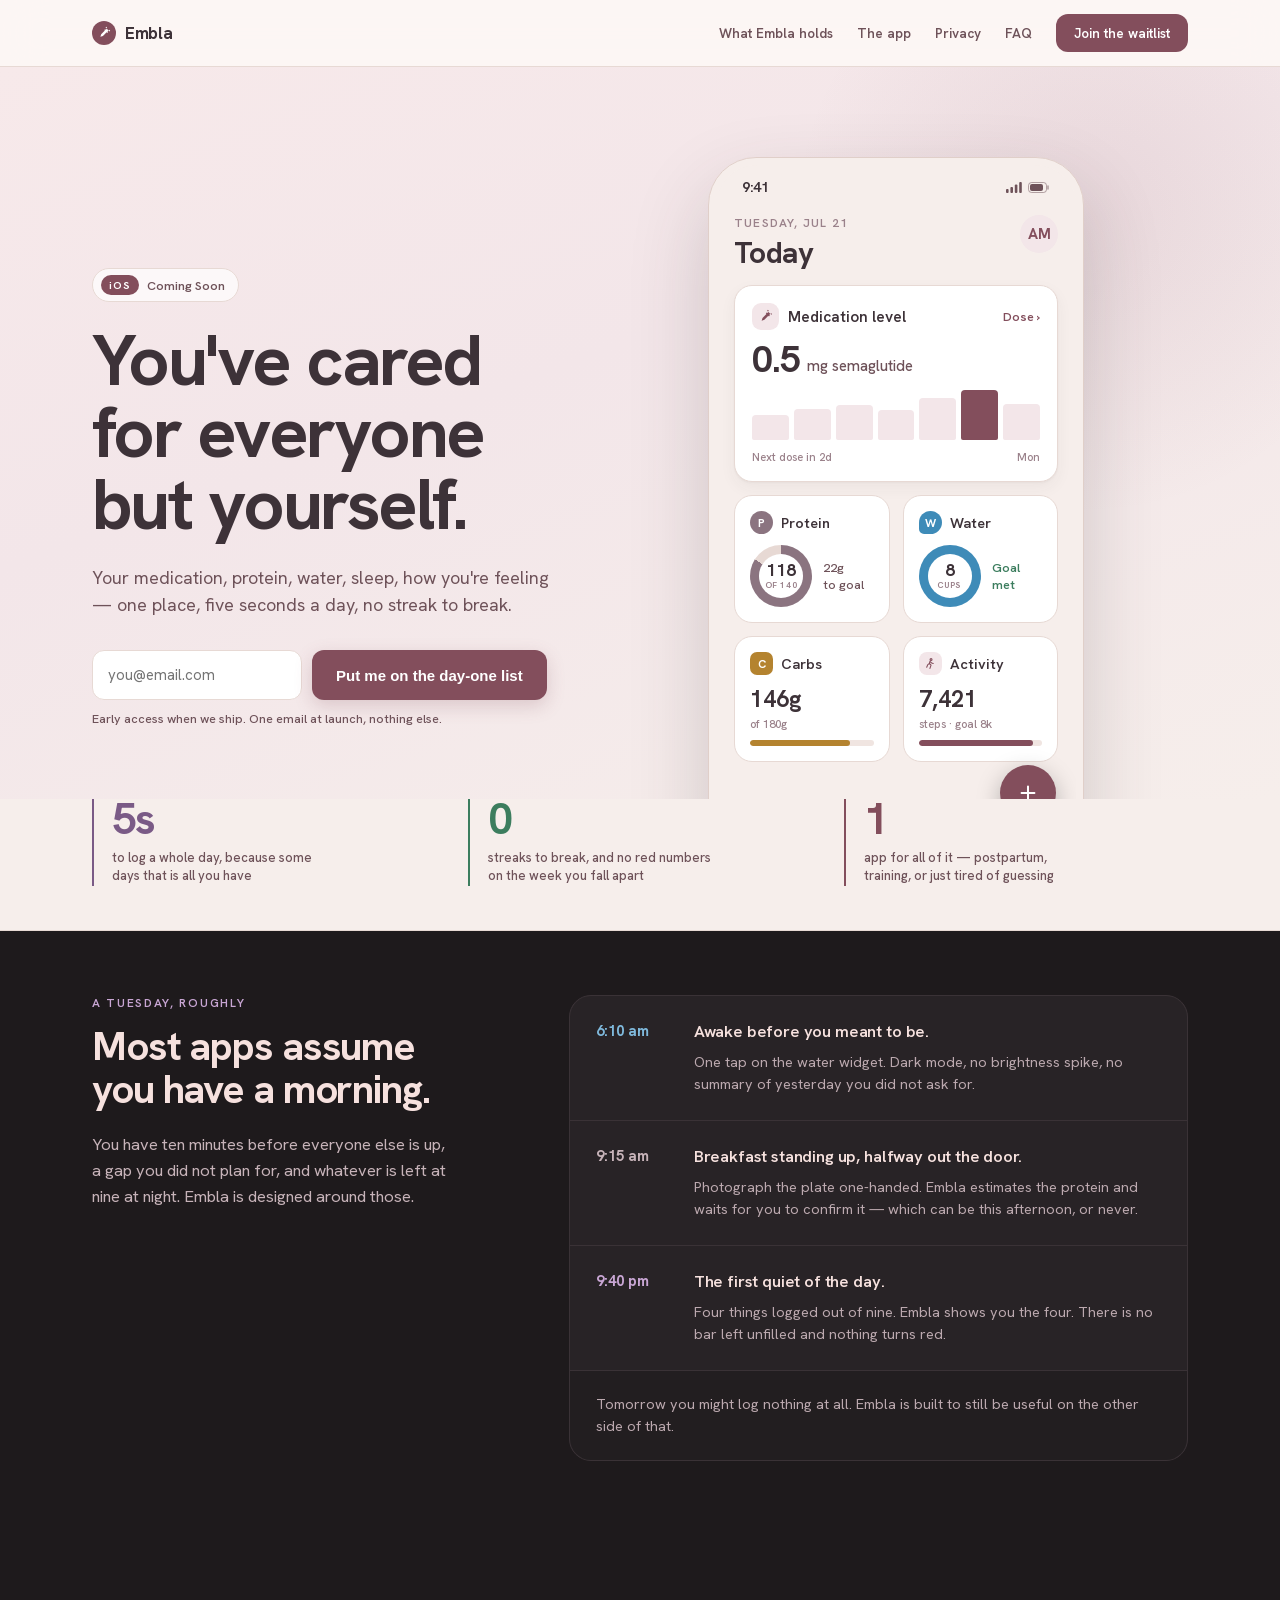
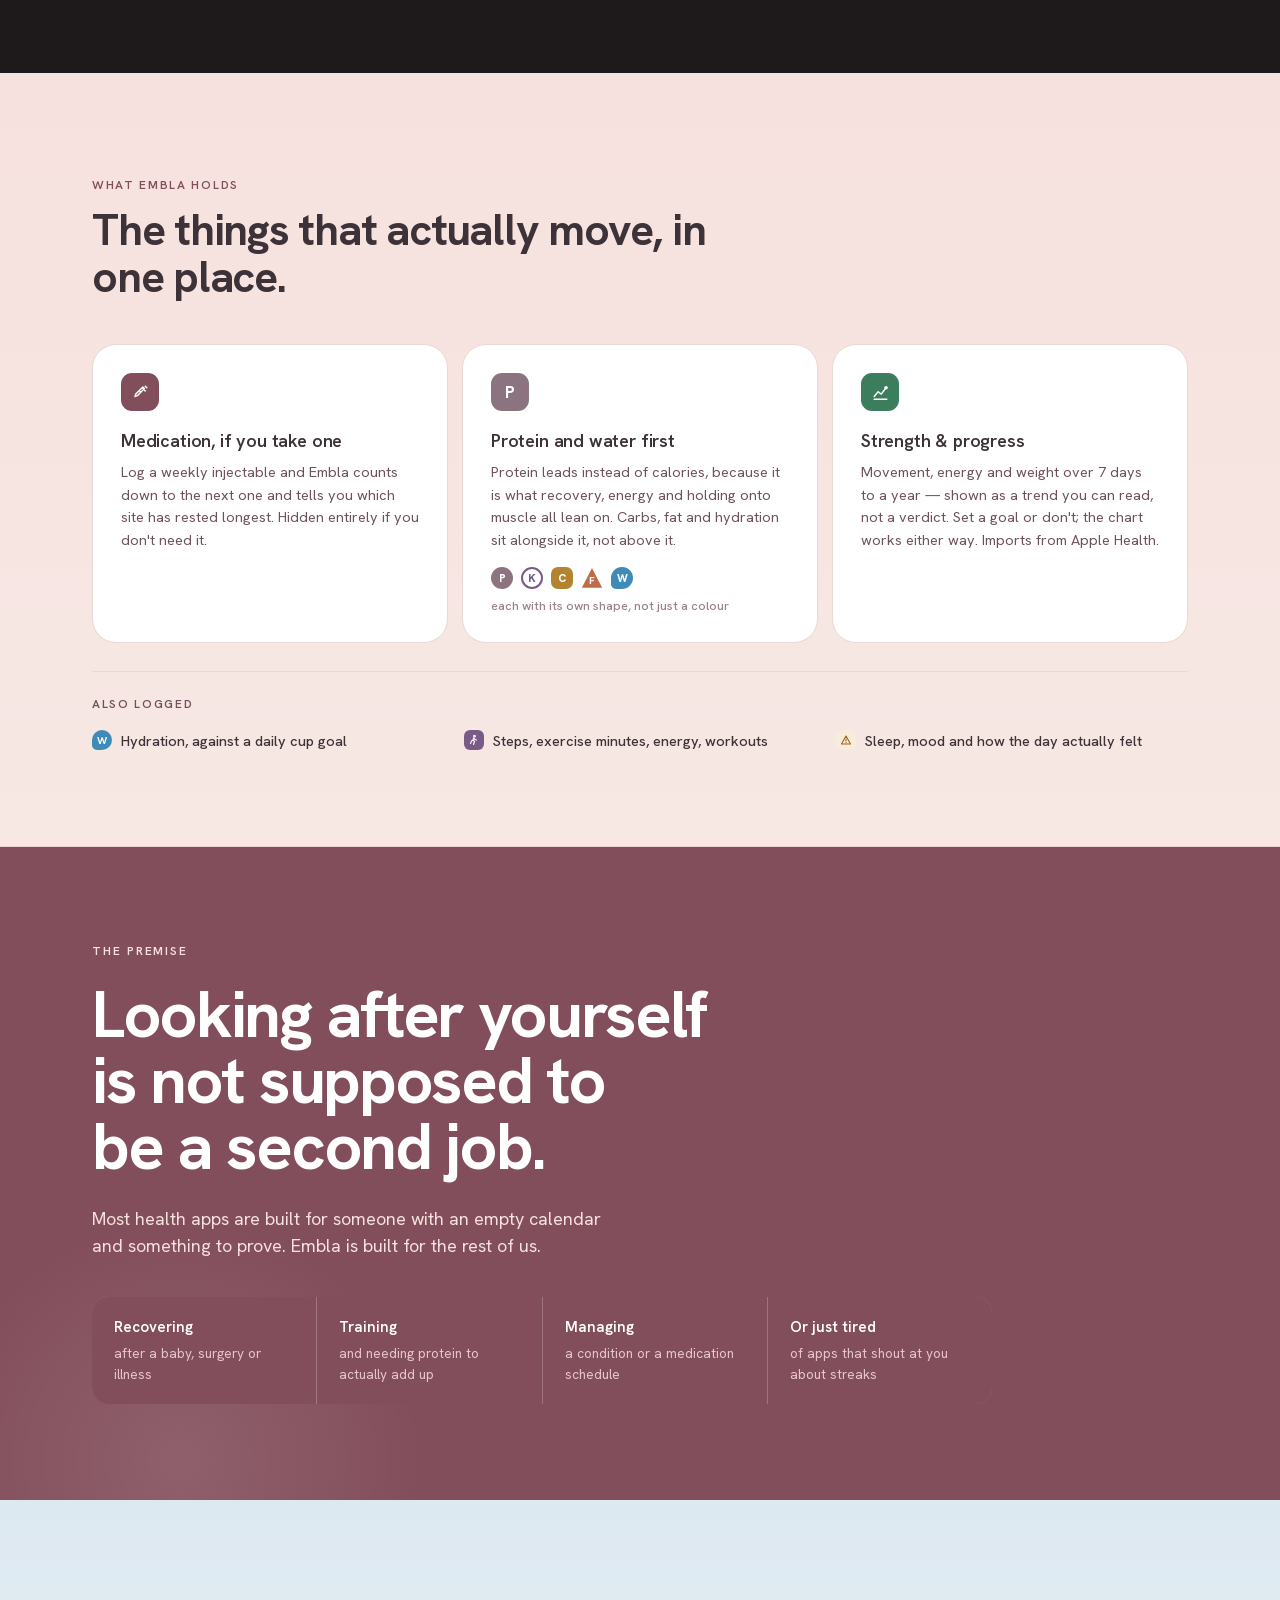
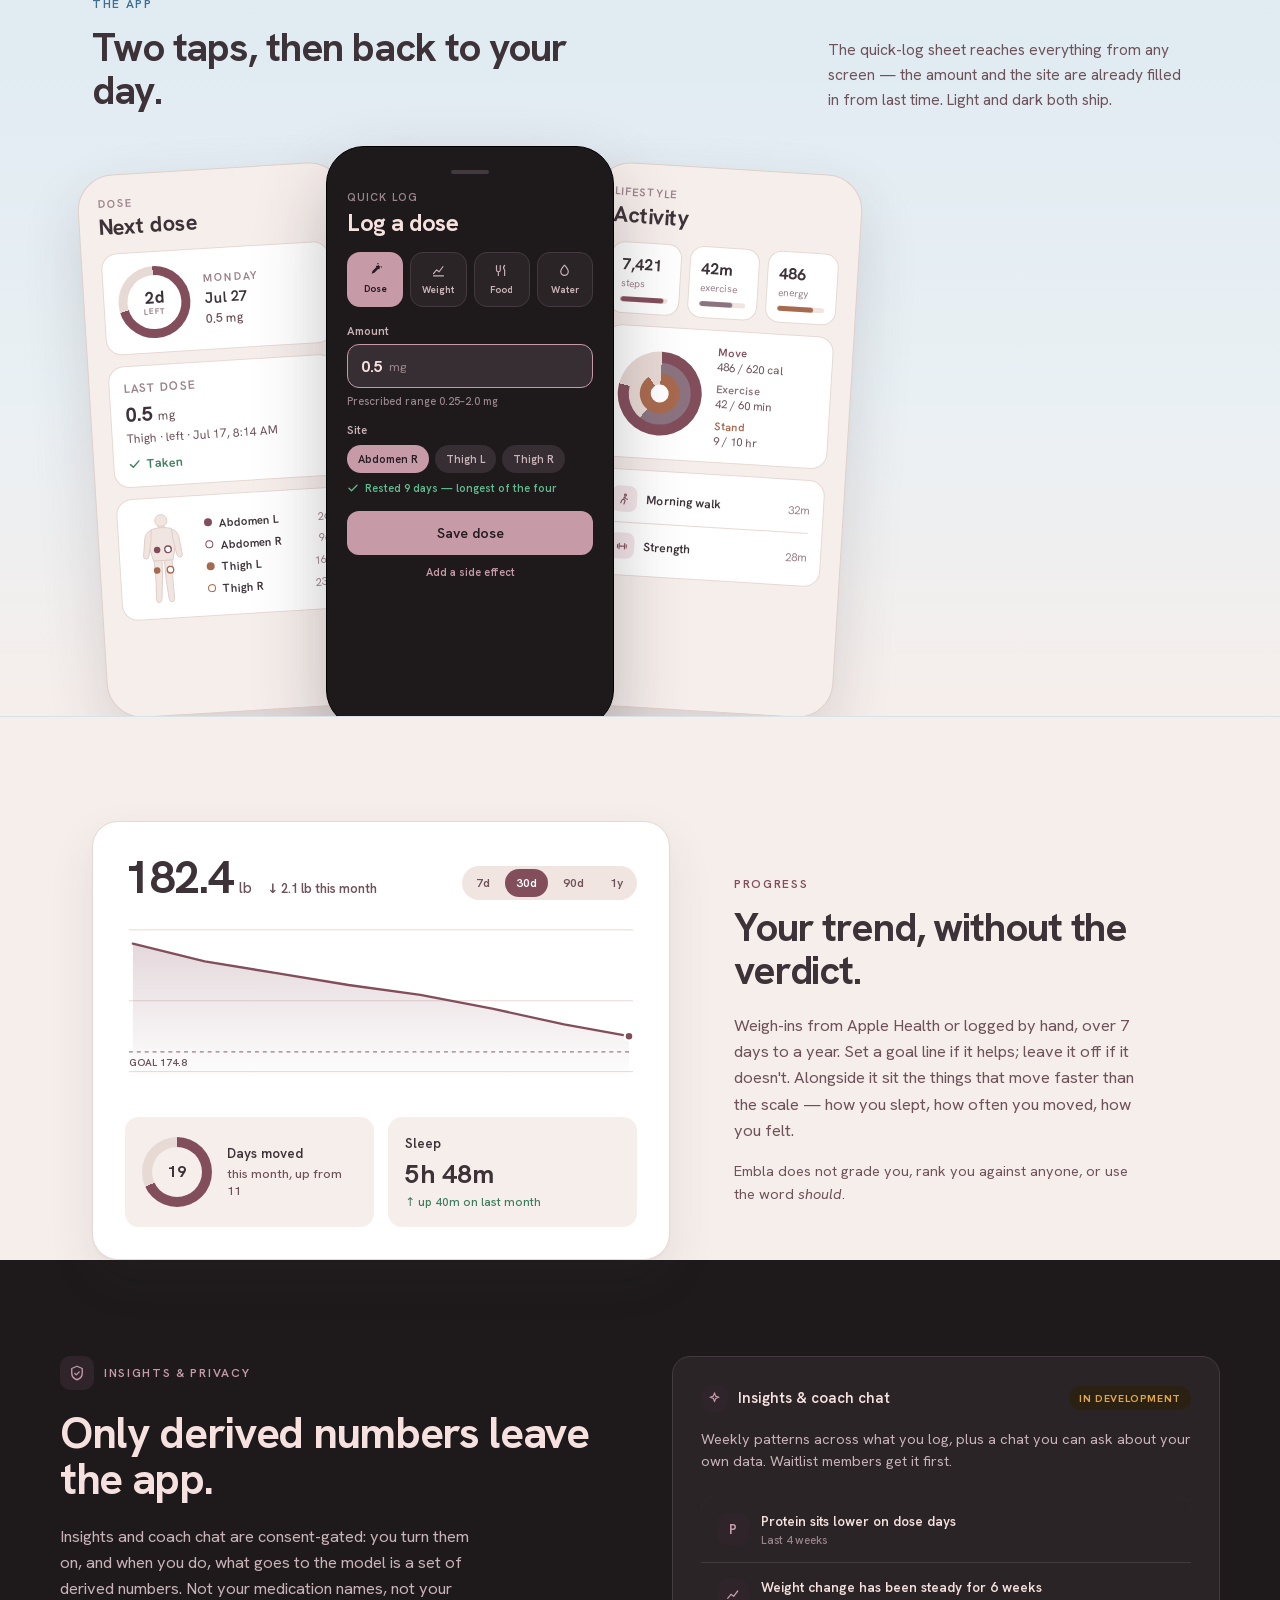
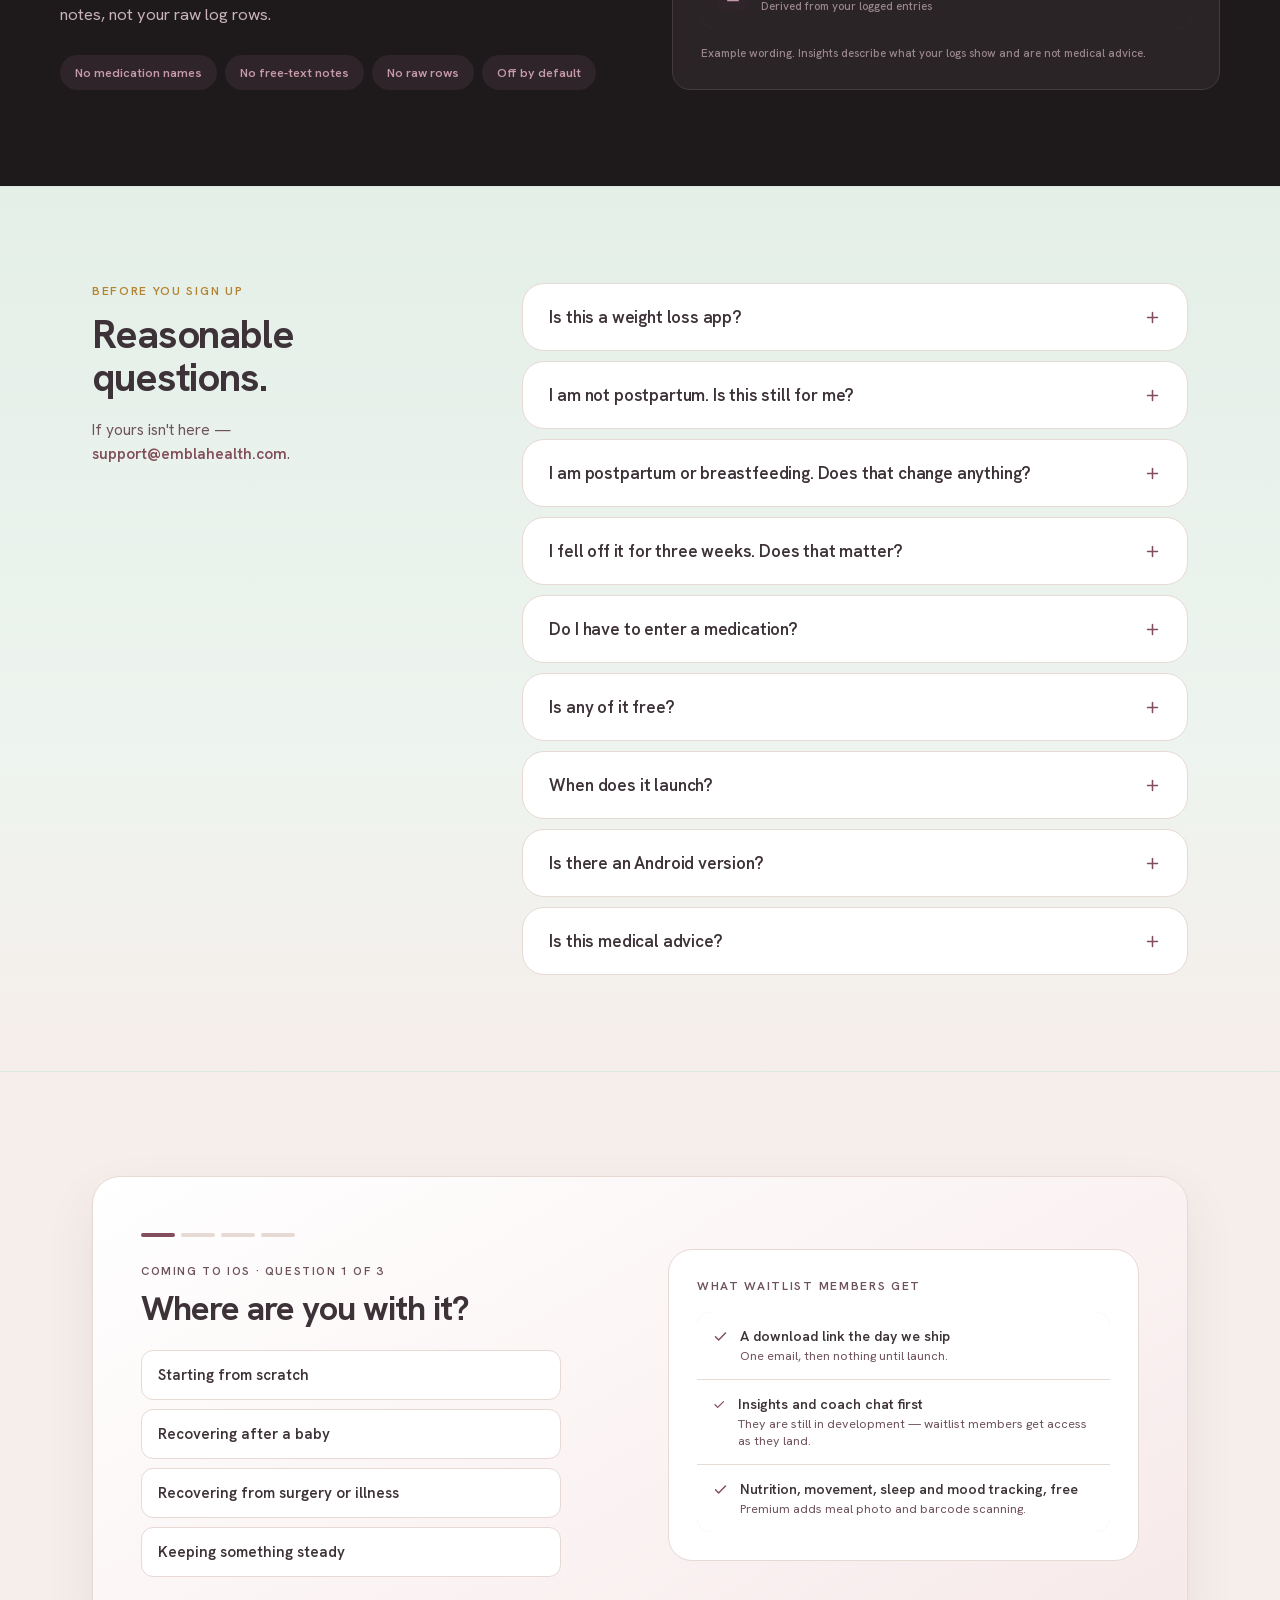
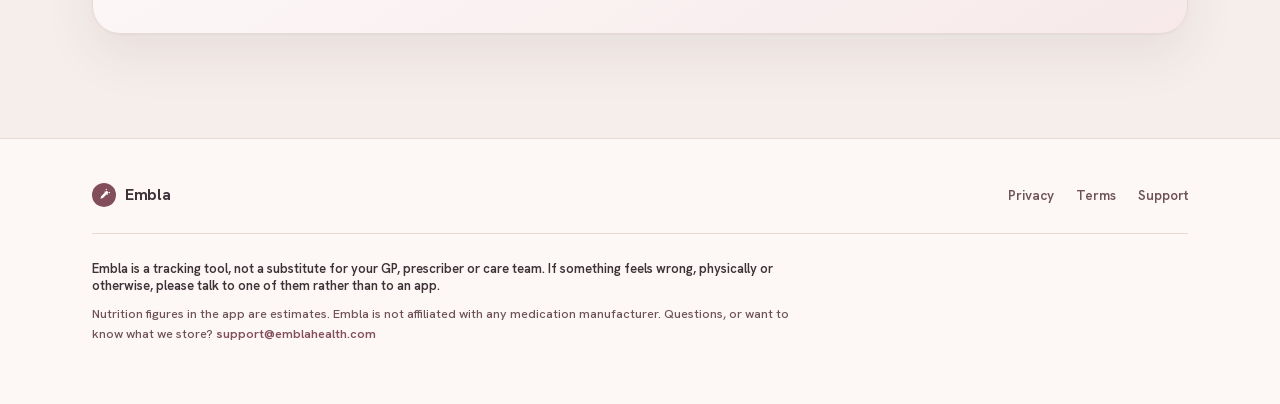
<file: index.html>
<!DOCTYPE html>
<html>
<head>
  <meta charset="utf-8">
  <title>Embla — You&#39;ve cared for everyone but yourself.</title>
  <meta name="viewport" content="width=device-width, initial-scale=1">
  <meta name="description" content="Your medication, protein, water, sleep, how you're feeling — one place, five seconds a day, no streak to break. iOS, coming soon.">
  <meta property="og:url" content="https://emblahealth.com/">
  <meta property="og:type" content="website">
  <meta property="og:site_name" content="Embla">
  <meta property="og:title" content="Embla — You've cared for everyone but yourself.">
  <meta property="og:description" content="Your medication, protein, water, sleep, how you're feeling — one place, five seconds a day, no streak to break. iOS, coming soon.">
  <meta property="og:image" content="https://emblahealth.com/og.png">
  <meta property="og:image:width" content="1200">
  <meta property="og:image:height" content="630">
  <meta property="og:image:alt" content="Embla — You've cared for everyone but yourself.">
  <meta name="twitter:card" content="summary_large_image">
  <meta name="twitter:title" content="Embla — You've cared for everyone but yourself.">
  <meta name="twitter:description" content="Your medication, protein, water, sleep, how you're feeling — one place, five seconds a day, no streak to break. iOS, coming soon.">
  <meta name="twitter:image" content="https://emblahealth.com/og.png">
  <meta name="theme-color" content="#F7E9EA">
  <style>
    * { margin: 0; padding: 0; box-sizing: border-box; }
    body { background: #faf9f5; display: flex; align-items: center; justify-content: center; min-height: 100vh; font-family: -apple-system, BlinkMacSystemFont, sans-serif; }
    #__bundler_loading { position: fixed; bottom: 20px; right: 20px; font: 13px/1.4 -apple-system, BlinkMacSystemFont, sans-serif; color: #666; background: #fff; padding: 8px 14px; border-radius: 8px; box-shadow: 0 1px 4px rgba(0,0,0,0.12); z-index: 10000; }
    #__bundler_thumbnail { position: fixed; inset: 0; width: 100%; height: 100%; display: flex; align-items: center; justify-content: center; background: #faf9f5; z-index: 9999; }
    #__bundler_thumbnail svg { width: 100%; height: 100%; object-fit: contain; }
    #__bundler_placeholder { color: #999; font-size: 14px; }
  </style>
  <noscript>
    <style>#__bundler_loading { display: none; }</style>
    <div style="position:fixed;bottom:12px;left:12px;font:13px/1.4 -apple-system,BlinkMacSystemFont,sans-serif;color:#999;background:rgba(255,255,255,0.9);padding:6px 12px;border-radius:6px;box-shadow:0 1px 4px rgba(0,0,0,0.08);z-index:10000;">
      This page requires JavaScript to display.
    </div>
  </noscript>
</head>
<body>
  <div id="__bundler_thumbnail"><svg xmlns="http://www.w3.org/2000/svg" sc-camel-view-box="0 0 100 100"><rect width="100" height="100" fill="#834E5C"></rect><text x="50" y="50" text-anchor="middle" dominant-baseline="central" font-family="Hanken Grotesk, system-ui, sans-serif" font-size="34" font-weight="700" fill="#F6E1DE">Em</text></svg></div>
  <div id="__bundler_loading">Unpacking...</div>

  <script>
    
document.addEventListener('DOMContentLoaded', async function() {
  const loading = document.getElementById('__bundler_loading');
  function setStatus(msg) { if (loading) loading.textContent = msg; }

  const FONT_MIME = /^(font[/]|application[/](x-)?font-|application[/]vnd\.ms-fontobject)/i;
  const MIME_TOKEN = /^[\w.+-]+[/][\w.+-]+$/;
  function toBase64(bytes) {
    let bin = '';
    for (let i = 0; i < bytes.length; i += 0x8000) {
      bin += String.fromCharCode.apply(null, bytes.subarray(i, i + 0x8000));
    }
    return btoa(bin);
  }

  // Error sink persists across replaceWith since it's on window, not the DOM.
  window.addEventListener('error', function(e) {
    // Failed resource loads (CSP-blocked links, scripts, images) fire plain
    // events at the element — warn only; real JS errors carry message/error.
    if (!e.message && !e.error && e.target && e.target !== window) {
      console.warn('[bundle] resource failed to load:',
        e.target.tagName, String(e.target.src || e.target.href || ''));
      return;
    }
    var p = document.body || document.documentElement;
    var d = document.getElementById('__bundler_err') || p.appendChild(document.createElement('div'));
    d.id = '__bundler_err';
    d.style.cssText = 'position:fixed;bottom:12px;left:12px;right:12px;font:12px/1.4 ui-monospace,monospace;background:#2a1215;color:#ff8a80;padding:10px 14px;border-radius:8px;border:1px solid #5c2b2e;z-index:99999;white-space:pre-wrap;max-height:40vh;overflow:auto';
    d.textContent = (d.textContent ? d.textContent + String.fromCharCode(10) : '') +
      '[bundle] ' + (e.message || e.type) +
      (e.filename ? ' (' + e.filename.slice(0, 60) + ':' + e.lineno + ')' : '');
  }, true);

  try {
    const manifestEl = document.querySelector('script[type="__bundler/manifest"]');
    const templateEl = document.querySelector('script[type="__bundler/template"]');
    if (!manifestEl || !templateEl) {
      setStatus('Error: missing bundle data');
      console.error('[bundler] Missing script tags — manifestEl:', !!manifestEl, 'templateEl:', !!templateEl);
      return;
    }

    const manifest = JSON.parse(manifestEl.textContent);
    let template = JSON.parse(templateEl.textContent);

    // Nested page bundles (iframe targets). Each ships ONCE, in the ROOT
    // document's manifest; frame srcs carry an about:blank#<uuid> marker
    // instead of a substitutable uuid. Every document mints the blobs for
    // its OWN frames — from local text at the root, or text obtained from
    // its DIRECT parent over the relay protocol below — so each frame
    // navigation stays same-origin with its initiator and a deduped page
    // loads at any depth on any host, including a file:// download's
    // opaque origins (where a blob minted by one document cannot be
    // navigated to by another).
    const pageOrderEl = document.querySelector('script[type="__bundler/page_order"]');
    const pageOrder = pageOrderEl ? JSON.parse(pageOrderEl.textContent) : [];
    const pageSet = new Set(pageOrder);
    const pageTexts = {};

    // ── Nested-page text protocol (parent-chain relay) ──
    // Page bundles ship once, in the ROOT document's manifest. Every
    // document mints the blobs for its OWN frames, obtaining page text
    // through a strict parent-chain relay: a document only ever SENDS to
    // its direct parent (which, for every document the publisher's own
    // runtime minted, is another publisher document) and only ACCEPTS
    // text from that direct parent; requests from below are honored only
    // for the document's own child frames, and the ROOT never sends
    // upward at all. That last rule is load-bearing: the artifact host's
    // frame-ancestors allows claude.ai (and friends) to frame an
    // artifact, so window.top can be a FOREIGN document — a top-addressed
    // protocol would hand page uuids to that ancestor and accept forged
    // "page text" from it, minting attacker HTML as an artifact-origin
    // blob document. The chain never touches the ancestor: requests stop
    // at the root, replies are origin-addressed per hop (never '*' when
    // an origin exists), and both directions are origin-gated (on https
    // a foreign sender's origin can never equal this document's; in
    // opaque contexts — file:// — everything serializes as 'null', where
    // an embedded EXTERNAL frame still fails the gate by carrying its
    // own real origin, and a sandboxed child of such a frame is excluded
    // by the own-child-frames check plus uuid unguessability). Shape is
    // deny-by-default: one request form, one reply form, no error
    // replies.
    // window.origin is the SERIALIZED SECURITY origin ('null' in opaque
    // contexts such as a sandboxed preview iframe) — location.origin is
    // computed from the URL and stays 'https://…' even when the document
    // is sandboxed, which would misgate every opaque chain.
    const OWN_TARGET = /^https?:[/][/]/.test(window.origin || '')
      ? window.origin
      : '*';
    function trustedOrigin(e) {
      if (e.origin === window.origin) return true; // https chains; opaque==opaque
      // file:// trees: Chrome serializes the file document's origin as
      // 'file://' while the blob: documents it mints serialize as 'null',
      // so the two legitimate shapes can never string-match — accept the
      // pair in both directions. https origins never serialize as either,
      // and sender identity (own child frame / direct parent) is checked
      // separately.
      return (
        (e.origin === 'null' &&
          (window.origin === 'file://' ||
            window.location.protocol === 'file:')) ||
        (/^file:/.test(e.origin) && window.origin === 'null')
      );
    }
    // Non-empty only in the root document (nested bundles ship an empty
    // island), so it doubles as the root marker: the root answers from
    // local text and treats a miss as authoritative — never relaying to
    // its (possibly foreign) parent.
    const isPageRoot = pageOrder.length > 0;
    const blobUrls = {};
    const resourceBlobs = {};
    const UUID_SHAPE = /^[0-9a-f]{8}-[0-9a-f]{4}-[0-9a-f]{4}-[0-9a-f]{4}-[0-9a-f]{12}$/;
    const pendingFrames = {}; // uuid -> [{el, frag}] awaiting text for own frames
    const pendingRelays = {}; // uuid -> [childWindow] awaiting text to pass down
    function mountPage(el, frag, text) {
      const pageBlob = new Blob([text], { type: 'text/html' });
      const u = URL.createObjectURL(pageBlob);
      resourceBlobs[u] = pageBlob;
      el.src = u + frag;
    }
    function deliverPage(uuid, text) {
      const frames = pendingFrames[uuid];
      delete pendingFrames[uuid];
      if (frames) for (const f of frames) mountPage(f.el, f.frag, text);
      const relays = pendingRelays[uuid];
      delete pendingRelays[uuid];
      if (relays) {
        for (const cw of relays) {
          try { cw.postMessage({ __bundler_page: uuid, __bundler_text: text }, OWN_TARGET); } catch (err) { /* gone */ }
        }
      }
    }
    function ownFrameWindows() {
      const out = [];
      for (const f of Array.from(document.querySelectorAll('iframe'))) {
        try { if (f.contentWindow) out.push(f.contentWindow); } catch (err) { /* detached */ }
      }
      return out;
    }
    window.addEventListener('message', function (e) {
      const d = e.data;
      if (!d || typeof d !== 'object' || !e.source) return;
      // Origin gate first; the structural checks below (own-child-frames
      // for requests, direct-parent + solicited-uuid for replies, the
      // root's never-relay rule) are what hold in fully opaque chains
      // where origin strings can't discriminate — a sandboxed root's
      // FOREIGN wrapper still fails all three even though both serialize
      // as real-vs-'null' rather than matching.
      if (!trustedOrigin(e)) return;
      if (typeof d.__bundler_need === 'string' && UUID_SHAPE.test(d.__bundler_need)) {
        // Requests are honored only for this document's own child frames.
        if (ownFrameWindows().indexOf(e.source) < 0) return;
        const uuid = d.__bundler_need;
        const text = pageTexts[uuid];
        if (typeof text === 'string') {
          try { e.source.postMessage({ __bundler_page: uuid, __bundler_text: text }, OWN_TARGET); } catch (err) { /* gone */ }
          return;
        }
        if (isPageRoot || window.parent === window) return; // authoritative miss
        const waiting = pendingRelays[uuid];
        if (waiting) {
          if (waiting.indexOf(e.source) < 0) waiting.push(e.source);
          return;
        }
        // Never-answered uuids would otherwise accumulate forever under a
        // request spray; past the cap (far above any real page count) new
        // relays are dropped rather than remembered.
        if (Object.keys(pendingRelays).length >= 128) return;
        pendingRelays[uuid] = [e.source];
        window.parent.postMessage({ __bundler_need: uuid }, OWN_TARGET);
      } else if (
        typeof d.__bundler_page === 'string' &&
        UUID_SHAPE.test(d.__bundler_page) &&
        typeof d.__bundler_text === 'string'
      ) {
        // The shape test is load-bearing beyond tidiness: the solicited
        // check below uses the in operator, which matches prototype keys
        // ('__proto__', 'constructor') — an unshaped key would reach
        // deliverPage and throw, painting the error banner.
        // Text is accepted only from the direct parent — the document
        // that minted this one.
        if (e.source !== window.parent || window.parent === window) return;
        if (!(d.__bundler_page in pendingFrames) && !(d.__bundler_page in pendingRelays)) return;
        deliverPage(d.__bundler_page, d.__bundler_text);
      }
    });

    const uuids = Object.keys(manifest);
    setStatus('Unpacking ' + uuids.length + ' assets...');

    await Promise.all(uuids.map(async (uuid) => {
      const entry = manifest[uuid];
      try {
        const binaryStr = atob(entry.data);
        const bytes = new Uint8Array(binaryStr.length);
        for (let i = 0; i < binaryStr.length; i++) bytes[i] = binaryStr.charCodeAt(i);

        let finalBytes = bytes;
        if (entry.compressed) {
          if (typeof DecompressionStream !== 'undefined') {
            const ds = new DecompressionStream('gzip');
            const writer = ds.writable.getWriter();
            const reader = ds.readable.getReader();
            writer.write(bytes);
            writer.close();
            const chunks = [];
            let totalLen = 0;
            while (true) {
              const { done, value } = await reader.read();
              if (done) break;
              chunks.push(value);
              totalLen += value.length;
            }
            finalBytes = new Uint8Array(totalLen);
            let offset = 0;
            for (const chunk of chunks) { finalBytes.set(chunk, offset); offset += chunk.length; }
          } else {
            console.warn('DecompressionStream not available, asset ' + uuid + ' may not render');
          }
        }

        if (pageSet.has(uuid)) {
          pageTexts[uuid] = new TextDecoder().decode(finalBytes);
          return;
        }
        if (FONT_MIME.test(entry.mime) && MIME_TOKEN.test(entry.mime)) {
          // Strict artifact hosts allow font-src data: but not blob:.
          blobUrls[uuid] = 'data:' + entry.mime + ';base64,' +
            (entry.compressed ? toBase64(finalBytes) : entry.data);
        } else {
          const blob = new Blob([finalBytes], { type: entry.mime });
          blobUrls[uuid] = URL.createObjectURL(blob);
          resourceBlobs[blobUrls[uuid]] = blob;
        }
      } catch (err) {
        console.error('Failed to decode asset ' + uuid + ':', err);
        const blob = new Blob([], { type: entry.mime });
        blobUrls[uuid] = URL.createObjectURL(blob);
        resourceBlobs[blobUrls[uuid]] = blob;
      }
    }));

    const extResEl = document.querySelector('script[type="__bundler/ext_resources"]');
    const extResources = extResEl ? JSON.parse(extResEl.textContent) : [];
    const resourceMap = {};
    for (const entry of extResources) {
      if (blobUrls[entry.uuid]) resourceMap[entry.id] = blobUrls[entry.uuid];
    }

    // Artifact-host CSP (connect-src 'self') refuses fetch() of blob: URLs —
    // consumers read these Blobs directly. Survives the swap like the error sink.
    window.__resourceBlobs = resourceBlobs;

    setStatus('Rendering...');
    // Page uuids have no blob here — they ride inside about:blank#<uuid>
    // frame markers the pass below resolves after the swap.
    for (const uuid of uuids) {
      if (pageSet.has(uuid)) continue;
      template = template.split(uuid).join(blobUrls[uuid]);
    }

    // Strip integrity + crossorigin — blob URLs from a file:// document inherit
    // a null origin, so crossorigin forces a CORS fetch that SRI then rejects.
    // The manifest bytes are ours; SRI protects against CDN compromise, not this.
    template = template.replace(/\s+integrity="[^"]*"/gi, '').replace(/\s+crossorigin="[^"]*"/gi, '');

    const resourceScript = '<script>window.__resources = ' +
      JSON.stringify(resourceMap).replace(/<\//g, '<\\/') +
      ';</' + 'script>';
    // Inject after <head> so the DOCTYPE stays first; prepending the script
    // would push the parser into quirks mode. DOMParser always emits a <head>
    // (synthesizing one if the source HTML omitted it) but may carry
    // attributes through, so match the full opening tag. slice() rather than
    // replace() keeps us clear of $-pattern substitution in resourceScript.
    const headOpen = template.match(/<head[^>]*>/i);
    if (headOpen) {
      const i = headOpen.index + headOpen[0].length;
      template = template.slice(0, i) + resourceScript + template.slice(i);
    }

    // Parse the template and swap the root element. Scripts inserted via
    // DOMParser/replaceWith are inert per spec — re-create each with
    // createElement so they execute, awaiting onload for src scripts to
    // preserve ordering (React before ReactDOM before Babel before text/babel).
    const doc = new DOMParser().parseFromString(template, 'text/html');
    document.documentElement.replaceWith(doc.documentElement);

    // Resolve page-frame markers: mint this document's own blob for each
    // framed page — from local text when this is the root, otherwise by
    // asking the direct parent over the relay protocol above. An
    // unanswered request leaves the frame on about:blank, the same
    // degraded state as a refused embed.
    {
      const MARKER = /^about:blank#([0-9a-f]{8}-[0-9a-f]{4}-[0-9a-f]{4}-[0-9a-f]{4}-[0-9a-f]{12})(#.*)?$/;
      const needed = [];
      for (const el of Array.from(document.querySelectorAll('iframe'))) {
        const m = MARKER.exec(el.getAttribute('src') || '');
        if (!m) continue;
        const text = pageTexts[m[1]];
        if (typeof text === 'string') {
          mountPage(el, m[2] || '', text);
        } else if (window.parent !== window && !isPageRoot) {
          const had = pendingFrames[m[1]];
          (pendingFrames[m[1]] = had || []).push({ el: el, frag: m[2] || '' });
          if (!had) needed.push(m[1]);
        }
      }
      for (const uuid of needed) {
        window.parent.postMessage({ __bundler_need: uuid }, OWN_TARGET);
      }
    }

    const dead = Array.from(document.scripts);
    for (const old of dead) {
      const s = document.createElement('script');
      for (const a of old.attributes) s.setAttribute(a.name, a.value);
      s.textContent = old.textContent;
      // text/babel scripts with a src: read and inline. transformScriptTags
      // does XHR against the src, but blob:null/ from a file:// origin is
      // silently dropped. Inlining makes it a plain inline babel script,
      // which transformScriptTags handles unconditionally.
      if ((s.type === 'text/babel' || s.type === 'text/jsx') && s.src) {
        const pre = resourceBlobs[s.src.split('#')[0]];
        s.textContent = pre ? await pre.text() : await (await fetch(s.src)).text();
        s.removeAttribute('src');
      }
      const p = s.src ? new Promise(function(r) { s.onload = s.onerror = r; }) : null;
      old.replaceWith(s);
      if (p) await p;
    }
    // Babel standalone auto-transforms type=text/babel on DOMContentLoaded,
    // which fired before we swapped the document. Trigger manually if present.
    if (window.Babel && typeof window.Babel.transformScriptTags === 'function') {
      window.Babel.transformScriptTags();
    }
  } catch (err) {
    setStatus('Error unpacking: ' + err.message);
    console.error('Bundle unpack error:', err);
  }
});

  </script>

  <script type="__bundler/manifest">
{"b7cee19a-a481-4059-b6f9-98ef975e5d34":{"mime":"text/javascript","compressed":true,"data":"H4sIAAAAAAAAE9196XbbRrLw/zxFi5MZgzYJLYkdh7KssSXZcSLZHklOZq6skUEAJCGRBAOAWiLrnPsQ9wnvk3y19A5QkjO526c5ExO9VFdXV1dXVVd3Ly+L1ztvd/ZfHO5si0GRT0QSd4v5tMom6XJZxMsPw6oU//nv/yGSXEzzSqRJVoViP+3Ps3EiLrJqJD7FiVVL/OUvoj+fCvgUVOhT+FVrXqairIosrlrrXwVBW2w8F9dfCXEeFeLkJEkH74t8JjbEu/5pGlchJGTTFNPSorpatwu+zYtJNJbFg7x/2hFn6VUHCoznKcGFT5FNBWSJTQPcKnot0ul8khZRf5z2RFXM046I8+kgG86dtIsiq+xvakLctEUPgR8BrGPAgVINirN5f5zFr7IUqLMAQa8fXKa6mqX5gJBf2tgQrfJq0s/HLegCJj0SrRY0awFa/[base64]/HmsYDOEazEDbiw78E96ngGdbwAW4w7VkFNL7rvQjW2GQKUXFUzs/rxKYUgQPkFptcXmJiFJVVzSX0swVTqZjYGyPaBAmE2nafHD4d5uR+aelj3Tq039M6zSy2orn1ZASvH5M0+MVkvV4j7oD+oJfd3U2FGOyyHAC2Ds3DEB0TPdi6oYGWP5GY5EsNn7WB798/nxw/bm8+UwvUxjqmaNj660cJjicQ6icAN5JRxHZfVmmqSX7wZB69kytvHcHm5ZFqRBdxV7yt/PDGpAM6i9sC1FXtlcCXIpDbzKIFl0ytHKcThOp8Nq1OG2HPYArgJAOP9ggr1H0hUwNYiGr2DdOAAmmA6RIB3RwiFaHlWTscth/5d59L+ZK3VviuhCMSaxGH0rHBluj/qgacKfDFmIcVoxyIS/q+JK943TgYI/Hrx7y0NJ7XHJGxET/6vSX9DojcFXtgEkkSucTKBFLqflvoW5L4oiugqzkv4NuFC7/fsbl7MYlIANp/+crthnA0uEX6tPUF0klk7yho3rppvXq027IoX/bIhric4gL2AqU86ZAMhSxYGlvMSV3+oj0usMJiHT5utWm0AdnR0zmvDD7qBPERsu1mvLuQwIE0YezRo4L4nfRhOazO+jagRjUI2mkKAQJE4ianI6s3kDV+H0TuM8ST/sv9nKJ7N8iqverJGt7MHqRyQaZ2E5G2dV0FpugXwB/ahNLe3nedVypiiWD4sUpifIteWPYRJ/DFHofL0MIgjqWlmYvCnTXWg31uLdh0Reu1ElePniYOdk6+AAUPpEzYZl3CWIo3ycpMV1P4rPhkU+nya9OB/nRXeSXQageZbFsN+J50UB3d7CDPH0z52qiKYlMCKkSUII0c8LgNNbnV2KMh9nibgDzOOV2+B0iyjJ5mVvbXa53s8vu2X2G0jknsyElPX8PC0G4/yiN8qSJJ0y7f8KHDMoYDxLEGbdcgSK9/XKn63OdWd5mSGD9FZXVv6MSNzgj8YSMp8hI9GRZijMK1ChJoCOT8TO7SUzEKjFDH9NsrKE1GvdVJGCWM7OU02Ee4/G41upSJV7VoH7d6bX66cw3dMv7ZSqdx3zAtJ78EAhpbsb9YFFYAFbz6ZlWvVW1mc5wemm51Cj7E1hljWQYgzDGRXdIfIGzsLvV5J02AGSRMHa6ned1dXvO0+/66y0xRpQhZO//a6ztva4s7a62gm/f9wW33z356YKT775c7veIHJd2vsWGQWZZD2aZpOIOqCYS6yG35Yixbmegc01zar0Cyg8rUbdeARWZTB99D2KU69A+3ePQSPkWjEN/9r0bAHpv0wm3DSJmG6Kps71LEoSRPFbEBRPYXYPgE16qyA2loGWYp51J/k0B0Bx2tG/FELMznfg8p0vWC5gLnT7QLCzHv23iwkGxfq0TDIQ2tFVL5six3X74zw+W7/IkmrUW0sn66M0G44AZ/jpCSGFJ6RWWRyNu9E4G057qE6BzKqqfLJu0ZT58DFwp/x/+E17vSZGqdRKB/8XPv5iKVkTAArAHFTebkn6Ko15Ez3mU1hs8/F5mlzjKHUHwHLjq96CMaIiNGPCp4+BNl8yZgsXg3tz4KoPwaXQN0AhJYUkA64ISDTdHuVlRf9GpeJUXzqbwuN8mMV+MS3VqnzWQ9Yep4OKfvzWJfukt7b67XffPv3mybffrU+iyy6z1JOVeOTj9gSGf3UFR9UQ4E/[base64]/bESvg4nqxLrQxUQ3SJpR1BbjAoxrIAmsgSMNqj8zxLTOE/ISagQXX0L/[base64]/[base64]/[base64]/xUUcA4x9mMXmfaNKFoP8e4OIRrOgu64ydwQCGzxt1Tb55H4BwnoQaBFP6nIpHYlWDE9yXECqUMKuAMPO+lSmlg9+IUwuW4hRQdCveaPbsiKNjnSH5MB1E83FV2v3cSyf5gs4klm8P/xz/HqhmjAs55fbSKsIV4Pqm7aDLpc8BkFd4Mzw6O94MJUbrVhVk0nNyDKLSJcD+TtgxeG710idUYnfba8pQQRYeBfukvF3j3paiSQc/TM13YKUVoPuV3KvGaa334Dbc/T4z2VSanE7YbNvmJzdLTVZgazAIimAUuKzblpDTcZma+osKd4Qz92Xf1STBRNshCLp4YRyCb7Z3QIff34GeLf/z6EX336LubydfH8tfK93v4ePh8ros/fbD3sudfVW8u/kxeRR8DOG/bdA0sJBRathiDM6jMRC8thOFSAAMs8EC8r7IJjZFl7CMXj2ZQ0wuZqJbmdzYQQu93JREvZNO4q5YlQXaVIBMwvIXMG9+GeXjlGDU3fEu5gSPd5lWO6K72m7gjvRX6MoA1sHDfLYLBtN459c5WPzVFbdgIf2rL5LGOGEWtrgCX7/KDTFvghe3VlS1QBDBz3wmKWKAlBcZ6kYB5doTOUYfVguI1upZM1WSBrEFchbW/OTySwvLLzWWvwW8U1pO2UWgrbK2rlnjj6WW5qOlxcPbtkeK+BPrYpiEqY5fTaUGAM0qRp9N5VA7aTWohG4pMPMpWCRpLeR/PRNZvZesLAu/nU/[base64]/QZtZttRsosKkkQTULJGA/lunACQfTUzvCZx4tCFWocWJ33/0WDTLmCOno/YkX113kjEugHpjkiVVTz0RCPOCYTxHoWSAW2Q+tVr3pjj+uaiqwsctF1qDSFSNOGKRnLB2mRvr96ndsskwQJYc2VobIrZj0qvbNCYiW0ectq2hv3NsMVrSHtoNGAGL+nI8DT0aEWyY0wCbp/RXRmufoqPL6O1bL/Z2dk9eHB5i8GOrjLsxqPrjLokS0uvfkk/+cOfvhyeHL16j8xJdeQepjPVrRSLq9wvRF/0kg//nMAQizqpUYDswamORDGAVn0C30P1+1k/QoX4mfhWlKKPJTJSTCChSzqIpRcGeUTBsPh2SZVzOZ2JOiFz0i5YMfpAdbokW/UL7qK3w3X/xy8kv+y/eoyFKuXJPivpWRBdyj0oGH8kQVpVHnyoLvbNWFn6qLBQ7VhZ+qqwBWEtWFn6qrMJKL1SiDUcDGdnAZWIczdjnrHJkAtLgxu79h7ey/zLoBQOXd8BKzVIZ/iXTU5mmKIaSaxYER2cdcX5M1v3ReUecHTvk3fkZZd+eRd98GgPjnwFe+XQLf0l8IX0UTYcpZ9BPnZNNZ/OKMt7gL50OIz7JOOOAfuocmCFJfjGlrJ/Sq234befNZyrnw8xOn8E8LVXWe/zQuZN8XqYa5h5+OVApX8KlXAsy5aVT2gFR2Tv46ZYYp9F5akrs4qcuMcjjOaP2Cn/p9P54zlBfwg+dmuRzYE1D6W369uiNzrXLapJO50x0/t6DbxevSW6jtZdbWFE+7kKbfPRrePly8DjbGj+52aep+p6/HbrKMpKysoRFW5mvcZQlHCxlGTMCspA7BrKUGQVZyh0HWSqOpnE6tottUYpfTtNGlnKoo8pI+qgiFoWGeaUbnIGMZsRe55VulFJ1+XFeNlXYheQFNap8Ho/KKioYh0P8PMBPt0Q6TUz+zjRxczX1KduhPeVb1KISHq2SIhoaFLbhy8UA8xUCmGu3z3lqYDnXHlXMN0OK+e54Yr4eJMx2Rkjv9xn0XqgkF0ddUiGqy9nY6lJ6V9It+0YlG/rpfUQ9BDoFIX9liXNclinELtjsHf3zeevB8efW0T9bxw9bnx8c/fPB8cMH7Yd6j/HN3vt3+4cnBzu7r062dt8d7LB7DVfr/XS4czmTC/az4LLLe5afk1j+agctUDi4ObAk2svPJb6tYYYYaflv1AXpvAs+lu3gKOr+dvwIfX2Ww+/4YRsyH260l4dYW9sUrIFsoZqBkcdlgBuMSttT/lYMTVIhipQh3KY7MjE46YDq0BFT2nVBvxi60WfQCUuxeUTZJuSREF0edsA0pPKtLvY+Dqt8N7/AGVWmaJKhz4uaqTsSVB+goI09/karpAH7ptGxO1F1RMTIPENkKvh/hEPx/Nmy+m49bxl0mhtbfjZKxxPQzT6Wn58D4cHsaz3DnWNK/Xq1dWvdj8tcDkbtuay7rCs/9+o2DyMXsdz+R6CQj6Fv4ywqj60Q35r2YfT9W6gobHZuBc+WN9tIHWwDCRRsbhx9/Fg+P263OsS67Y6u2ILeI1EREZnY5ErCVmvDfZb2o/[base64]/afbbMwZmKRLAdyYhQBrryPAGub11f18drhjSUqPOoLtfRXh76e1MGCwLAWnyJY4VpmfiLWOVtcXsfhU530DmMsh2egiYRtFpN1OdtPsCIRwH+I+1IOQjeaa44H6N1xaczpiAfwIAA7uONJS/6Acq8TitYH7HPR5K2Mg807yTfGkdlmdq56JsYgdZzkP2GY2zc3tbcuJZrgTyQiNPkKAxDRCaM1EmX0vIz4+BQ/As5HkDe4Qd59kyqOndTzdDr7k8YRIvdAnYUC8KFVHtumDWprTb1hKzpzBOqRrPD1KhtvUj4jCBShYIlHb+JRSt9EpP//C7cLEaad/K7Nr8Kd4TC2bzkuIHQSrd68aStTma274kCMA2f9EjySc0li4DNVOqyK3eJKxE1lIJDu3W1/kRFFmElGGE/i8YZemoNz6IB0j2peWecgYmRFNAYA+FP3E21fLXaA6YrATubKrgivYKE5goO+qBmNmCubXY+lYtRV1AQxC58Hq0du6sTJ8tx+6btD441a3nUEWbHEck80MdN0uTart9xmahjuFWfvkGN84d3B6A2Hf5jd+fk/f6796gOLz8Ufz05ef9hf+fkRDxc1g6pI2qrpQJolQqLYbPqd4HBc+qjypXZ2eJoavVFxwjUB0XVqg+OvlNfMg5Xw0NFHsZugnoaE0BLxhFZbIzYAU6ogKaVKxPREbahTllRvhRKtL1NPn+lKsjaPVlsSToWzSEtq7o5ncWJPW/DcAnabfR6SiVkvuDIFruKGpQ6hOevbjR/cB59qR5uyzufGcJRhHIGIEN7gKcT9uGwnnOybG4fAMPu9axuN+kahzKUi5TcptUMFgZh4vz8WCgVCaaW2OXlJTHNy3QyBFr0RJIVgFuXDvl2sYUuzIhsOMXKVB6gmyPAlu6tzA+zOkLJt0Jv2gUmDLKKJjNakb2FD5dF/[base64]/aJKB3i+Y/AZ/gsji//g0mTcCp/VQtz2YL348HcNQk2Oz3xc+DPJqM/a7vzM/7S9uKCs3E7jsz2MAD+MhkGqbXDaShqHGCw6fmsUOH2GwIRCmBgMFWpQq+YqEpDvHpeOVbBwF53s3eE470fjbhnns5T1CzxR6bffyAHYGc0FaaOImUUZq8oYdTZexAjBtQA26PdcjoCZZJhixsZC2CcNS/OFFtRZgs1QcwxZV3DKoQf8lsXYKXtRHiwuvQdtuBiAkK7ZBNP0sjoYZ0n6BqcZ1lOnoRFPqRxzBSWvUCDOZzBIGMtvmwtWOMOp7qod1HGKgS0r8G+3W98bnqoqR6fHYbyuc0mefoEw1WsH4mY4b90qYGG/ZE0cjtWpWO9tmpy6wCZAbjjiD8xaIi27GYYG+cHOZmvUIjptzWqEXMHO/3VoisQTzxzSruMGrK8WALvKewqYoAowBX40EJM2In1KYmFZ+mcy+8i4VU4FnoGtJtLLU9VeN6EydDLpXpQ9VEi83J7JjeaXrfUaUOQPZngKMsY2yNxesYvKAqUs0KkF+5L2LpXsqYxm2WSEe/zPI9Fi/[base64]/UOmje95QpSHVjiWq7ltYosC45elVEwwmplNdIgR4gBvog2hF439VcRqPftGt0oVW4rtXdonpbAk6ijTDoXAqp7+sLACyYoV50lyJXiuYK1rUTeeKBbgE/[base64]/TBmuqtuy4wFtA5j+zdZ1vlm2vE0Ma+VEGByyrw7YGPiyBTnq+iKJt/mFW4rLaQ8JhlNtIu81uBLwGsW86JI304Nh9ukCL13AdJ9Fyuln/0mRneHFXdL72mM5hIEFM+HcTNAypLUgX18T284U9wAji5ubllfQ0cNsvQv/vKnsVUU28JIWNAqS4jwt1GAl6iA8L8DwHZUCJlx15SLnodbA5vhnY9xM5yYa34O+8iaMGnFV36xEC1ODDrKONSeyEgRAlihxy/qRe0nWucc6uju3reoZrurnCzHgKUCqg7myixNb/RxkIpCmUYRYzUsC3kU0pJRypp1bfjSmVLPodFZeR3qOs7J6naIEtR31NXcGFtN+i3WrflTKI8S1KlEpK2Qg5lt2HfTmvxXycPMbWhS9urRnZV/oQuf5JbwVoNHqioOFdEw4DjNvLTbdPSjiJnztLt4pjhX/oE2LFQGgpCTvuapRIQHosh+WczjwfkISS1FL5jAjrlQ6iZw1nkj8YsHygNU2grrRegByRRHskXjQ0teDTkWEXREBlpDMTohggNAt0sUWIpJqR8emQG27TJdijnlOdi5TkVLIcTUO1MrTc6F95f5bl1q3LKW1xZRR4aUUGbq+mmrnF53apeOgzDhHPEeOYUpTxa/[base64]/XUaestXQlKS2Fv/3pI+9cWQev+fpyXQ3dG8gQ/Uw6D9/LGXHudYAlgXEznzl58W21I805vIG/utXXPusPSXlupgnfLge3QpPmujr5RYd4xKmgb5h7SwBM+Mr5HTy0KmWp3GPStq0jNUeNICt4zw6WzvqJIDH7PthtVdVg9pavDfmdDC2SWEWdNLSJyC4QHZnHFL91UlFF7dXFUxAuQ1M6s+jo8L/DEpUJU2ZmbXoL2aZSPlm39S8MAEAjJhFTg15GdRIdje1qoK+EzTd4NoHIwJw5c/hgGp+Xl56q8bAcfNz//6fPXbXXt1Jx6Drl0dfRp6QD6/0Ww44V5YkN2Z8lYmhr60sa/uBhc3rIWjKJyS1/PozaYQVzoo/6gxeAmxRKybO1GbzeClyHipvdP6RXFRVjQQSY27N5v3rYPvlCFM01smt8hZfbsNjcXrHE1dlZ7BBboTYoaUtehe7z/EpiYLgA008h1QXJ5FMn2hED3o1XbLB10kXSRapluLVdzXKkQSJtKIFFRJI/zKNm5hOGfRuOA5xRMl46Y83XWSjbbovBcxTiIYMi7Mw3recOyJ5kd1xzrKCsJJO2r8NaN0iOHKq+uT+N/7q1kmOUCmVT2I3AWEdkhF2epkFrVUVSq+s7a0Fh/[base64]/gJsc63nQrIjGmA19jLN5aMIT8FEt9HLXCPFJT2LJ3A9NBwUa/GiHrzLgzMoID3q3vunotmE76+8ZCRu1f6WZGfHFcRyWBHBkh+8zMBQMOCynF30C4xtGTJqiqQ8E42k31A5/ScK4v+RLN3FK/jZJGEd1eIl4RyTPvgDQoq4xUwmyCx7do3AulYtP+SK2nJtjMQ/9/pfXgoW88FhhuerDAffk/xdUsKP5o3q4ZUaYLNXPqvtEPfhv3QG8UbCkji5YK82ktoI7NJWUptG1FRfLYxHjVm9Tu8CfGCwTImRKYfcSMzpdhIfcKyhfjcdB6aG/MyZtBEut0jaZZUtOe7WJ4c4klGW0VBeUJt+4F09IRoDXIffzN01ULa+9qIhNzRvcSUY0A/vvsmXiMO2nw85HAMYyKLSDCiyrIwEBSi6PWXaS29ggvicG9baj2/DledRJWudR4vnnSVkNAN9vt/LyzT5FEGIPx084/dvD1LvfKDA50lcH4qEnDchOJnK5zgEWmglS+pQKXrfOoBF7ENyjEeZakuYjmSZbf5yqMt+8OT+T1HQc7uztbh+/ojo8eLIR03BcDSf3rPY7lYbAO79a3yc5yzPlajIPDYXgS85DCSMxVFEd2XO2xtFG9wK74dxpyfKX+u+n4yjJaKCrWNltQ224YGAp9kBjzdVBj777VBhK29SagjQfIroP5YJBdAhoWTqCJfKYzDe6c9C3h287FLHLr4WmVuhFnm1z/PUbW3dtx9zSp7m0DNDoaafngw0s8ELerpjLzd3kFld//Np8g+wjqC7iML2Nnvz7Mc+4BUVB4B8VWa0ZAQbrODyAvjshA4F4N9OqgsmXxHv7dXyVwT/wtXBSVmQBgjrwkui/VAXOsYtJf8u65OooqTHRkbWNPzle5ChLM+y6/7pL5lT7LSq8vmCuRWL9BS2IXM2glAnRtOVfMSTzwQqyJ4DxwGVSjDNptzVi7W7+tDF07j0EBRndZfvhQvIzis668/UNUOd47pHUFreB28FqlKgL5AJYKPQ+gMQSRrV84WNAy+9cNepgcqgnG/9LhF0k5+m+ZVnzVMd98DbTtGxoQAIZK3G8+cb8rrYikteo2eJiKcfqB8oJ7wXUq2JA0jbazhMSghlfPl/VP0GXy3h5Wr+gv2Xj8Aa/BqUHDETuEERqMI3pbDddvHDH90iCzKRiX9BBFJYJJWgxh1PC2EqnT6eHisj8D61o0kHPAHg36aa6lAF7fjonE9qON3nEzLNWNpklX1etaPG14XAymUnN5JctpbWN7i9rQ5n/LmzImg3Yo9WfJMQYfp+tK2EvpqPcT8QJYc2vpX/6iM9qfP+v09QcEr+2sG4Np4GHR8Wdyx9ozbftCQI+wd6S9HMHcyi/onswg6gjN6+SR6DfdxMnkizB42T52GJkjOGe0rJ3xEWdlSLiaTd+v3r9ndcQrOlPqDxbpn2l5XUfWuaIbhiIC4AQC1wKqDT+aKsqUxhtG39dMP2PNuXac3gLnT+Wm0JeCyzX5AvSKYXVMWrxycaPfGZ/B6DxZmV221DYFqq4OgnrLnE0r+aHmVM2zZVmtpPKbp7FAmaNX4FQCv2JpXTEivVzXgh/iEWoDpaOfd4E+UCTAUMehWlv0pPn3iFIyTWeyl8vZ/nd6gxv+i/vBDws5wXd848Em+0VlWC71Bj5sV5HSCs2Ec8YZx+Iw34M1G385M4MTVOhC7VCxNaJYctHgXQug9C8+OSHth8UUrWHJp3G1KHkVoaC7CtRTAB2RTst5kcq3LlzO27/1dY0X0zgtAdgWX7Um1C35qkVKDfSt+qxHGKmkURJQDCR+KaubdMWmt2gdAi9JTFXyuk5dsN7bwRO3FCvn/XuUmqZpUqrVFRQYEg9WNVwTD6bRrBzlFQoXXA8V2R+UZvLjojksRRWdpVP0t8pzuvRw03/++39oeOKhMCd/C7x4NkO4DHifKm1Vl4IQbKPKNMviM2FNBXFeOsC4oS6YxCNCA2aZ8X3xnRWlpUMtJpflE2ugwyLdy/OmLaDgLyOkiuEBfu4bQBRgiuMN3dT9gLiro+kbnpN7i7jC6TPMkxm6GHLVe/k+FsCP0ZWT5Gk5fYCD0I0q1F4qojKqF2Ab8yXalUfFrjwMLV7o9mGgJjMQNKBASMz0c8HE7ugil053DxhSH0fjPIsIyAsMeuTbJEvxCZD4JEB94bteS+o7kCHHDkVTB1Q6Pe8mKT4lgnPJmkPoWEEfy6A7AnPiPgM8iIA0idRu7EOzd9b5UKYFu3i/rN7PeG2dufAc/[base64]/[base64]/[base64]/M1HFYPfOT/riNpD6zGFexyg3mkr2xbphpU0fOUj496YsuTC1RzbiJq1jIVhWEv/zJfgoA9XwanLIOUEY9chztZoDqK3AGHO3X9k/GFlyhOR/JuoDJ6cdAH0ILtMlX8ep/BFhhSlu+FnszRxJqVFotokRAFLXgcr9LijAo07dmSxdCJDnRvFBYS/oZ6U2VjG7/EtXs0aSjJsyyftul+MZpm+CIwhypgFadOiP5/TaVTRTOdPb5VvGFgsz8NIzfh6gVY0glJdKENKDXLkOQzfKugcls/WHfoDkJqW3NZ66gVaMJ7xt2uJdlbu7VG3/C64ioxT7DVuLqFdgiFv7VAwD8ZRgZeOkahfF4k0Ri1QYJ0MMhg66R5HNFC6I9wJLg1kCA1KMErw8I/NXtom4klaH9BbJY4/rG/[base64]/gM4tH608t7o1IbmD0VsEU807abh3x1sLt8xbeT0/1vCxGxv05Oc/+IKE9NxDhWfS9prETpOxtomBt03aXz/UP60vKX0aSnL+k2ThiXDkuttmn0Co12FRi2rBydrsFa0s1vVDiU2jW+yjmMSjNa6uDo+1norBi/5mjBHAJrdFqC6bfr6sc52HoeiqDume7bFUS9mIlZszO3wFcerI1lghPHNG95tCAQh5u0IjAKyv4V7ohrnDwExgfs2y9WXAWjzKqYBOnImApCc4fBdwgomX0XvgOw49awsK10FpmG09ur3a6LlTKzmY9XeFhn+MXfIIe14o0g3bODkicqGLTP8GwXWzmbHm/m8yblwUKm+PgLZOA/84jK8tRVnRTwfR4VgNxcbpkR1p8LNnXZis4PR7sZ/HyW9vjY00bCrSfJZguwIdasaLgdV2o1HRU7TqtVwi4s1Ksa492nh1Gn/bxj7WzG8e8AlPr4h4y2XBWs9v4sPNAvcSqwG8txFkHv0jsXP/J7+ImuBVxqmLmdKUXRfNL4ll9fqnYKWZmtTApcS2b72KlmtewqHbIOmkW7ILFSMpxMGJFcqixBfrJwLB3lvSjit/WHOrxov2lulgMTSUk1HgY46akjdkPI3TgmOB8ZUauLlGiffJc8CQ7nNmnBj9cmROaY4hifcOY3+MEmn27Unj13Ew8ULYQiBDzHOvPDRo73wHgWN01LesdnnuIYFShQZyovlnKmsf3s+JP6vuzdnfBk6KKIjz4tdVnjxIRDH64KEysIBscNg6DsuHtaxIriHs8WH2/WcUhouXUGH8EgRdzRwFKNQwFwzmGlHoQa9nZXkcsNYjbqif9TBwMrDLKYQXI4DAbnAvrgVawrorJ3BII2roL6NyADtTUYJOQim9Fm/a9YxMTyHgmtfmUDtWruLwUiDzYdky7KO0GEy+OduMXrWjp7QjdzBXs6OdP9yQJW1UaoEkhmOUB5ExMkn3EdceLhL2ZuOVUnDk8iYnHWLmdVmnyxL3KVmSgPyXBMB2KGJ/fk0GQMabmCiTH05zvt4yNANW+pDKp3JA4U7vyANoMznRZxi8dKeIMgkXHqT/8WD+yoc60+tNj477BlHslN9e21AuAjBOkXgRFcmUxNgvb/zYuvw5MM+bpO1RlU1K3vLy/Pp7GyIlvdygQz+19Wn4Tfh6vJ8knACrtmJDGoG8R7KOwAMvIP9N2T8jqJvnn7b3X59tXv54ur015XB9wfvZz+n59tP3gx/q7Zejad7r57kvyz//W+vJ4P00Zvy354e/rqTbRfxD2d7uz+9eTLIXi7/mwd8+93eHQh3k3xSQxoT70QcYbvIDw9fX45+W1sd//z6H2/34uTHd1e/rqzuJMOV09F0OV5bm5aXK2dXv75fObyMfn78y89JefDD6uBg+8Pg8T9+PF3VDbx88XJndzHif+1H/XS8jIOYRHja6q/fhWvfhyvLlO5jy8BcTCcrT3/Kkuztr7vJ7Mdfd3/9/vHr5d2d7Onfzk/Hy5cf/jEef/O3N7tXs738b08e/y0vfvx+97yare3//[base64]/mYJXk34+bjFBnMuhKZ5uOwfVJaG35Is8r+SpaIm8eQYe8xgpKzS5TIf0XgjUULIp9K93tR7YXvCGt36I+wjgHTfIaf1gNg/c6913L1/snrx/t7t78ubt4c7+z/[base64]/Q0cnGElkCERQAWTobuND56HeA5pmtDRv8BsFxg9a+Gg3dhcBiDuxZSayxDzgB8VJHFMm7q+rk5buQxXtkAaKapJNpepYprDVILmLpyFpP7xNQ52GJyysjHUybsHW8Wj9QhbXFUksi06eEsP1dHpWgcYnZ5NcKzV1IjGY/moGf6Z9+3oHqRNb8L16jPK2GS89b25WS8jixx7qMxo8AGdsBql05qRIQsVKKJ8RdRlcShjrp0uUro5yOY2dbAENX2qLhssGqMjwcjPzzAksgCjH1mEfBJB64fDw/fksSjIWTZ3969U+EatccsqUO3SuamGvuKLW2KjPgi2bAv1C3AIxvURDrJxyvYIcoKVgW/Up1UJpnWr4NNSooWrqhQmxxayISGBekctfEDeXoIOJb7NBgC63iIpKVNALxXmSLp9xIj7YntvvvjoGP45Z8bUETDRYhTxl8QQfxbpr/MMny8nArdt34Q5cmGTi6HUU0IJ1M4JZATLTYPLQRGEr+IhV5xFLP9UVBOV6szJxOUb9duWosQ16HCtp5bZIITChU/h6ko2JzeFI3hC6hoJ0vOpovt541FAizCrldukWZo4niuPmVvyMh3Fg05Zm4gues4It7jnCuPFMGSBxsE1elVgz3FymAboMHWnuEdCl7twJtk4KMS8ZLVbw2EwePoE6fUvOlKt2V8ft/T2IF4zcK9evNnd2VYo3TqA3grldPD+hFa/1OqrSWueFVBrAn8zO/smw5p1fZK/xOMpBlT5aOiaVvclPuigGrJjWRkEzRRrZogNhuqWwqu/oBwOF/xzxO7Oz591NbSO5LzVec6852Oa5lQr1pCTW1cwDYRQLJqPK7sn6pTsIqtuy8X4jN4DwYsZ9fMftk+L11HXKrBeATHM75cp08pmNu++HiIdsyT26ME0l1JA+mDppnG51/CgJQJosScwzRML6hIAWBzkHSRNbPfFU0CtPrewPos30GfoMkRY94QOBOE+OLV/PHj3NmSnQTa4kveh2uCkKIzOQR7QvWT3EYr/[base64]/[base64]/gUVDQV8+nZFE86SvTCBWKwHpHqMaUnooDW7Hv5FzR0KrHJOpzxwRk9ct3FxWcRCdLVcilOxtdD1DYsmT8dNXl62szQSSwkOrp3DbdJ1HZQZLftAJ/G7RRzdsd4BvBiQwmuyUwY4uZhlWNh2360asleykggr30rOv3mK3eXKgKOzeLSbFK9OHy392brZOsA9y54lkDRcXQFSxh9tcLB5bW6sncwTi9vwjgfOynr+J8uP2cPHe1B/nwyvQmHRZbogvhxE0bxdTTOhtMuPpdT9uIUD4HdhKfx9SnMJpgp6FnCO/NMVr+WVc6iOO320+oiTaGZweo1ItBbvQFdphzBlDijhC7/7q3chHh9Fqfhrx7+B+pdPL4eAMjuBV8q8nhlBROfOIlPOPE7J/E7TnzqJD6lxHJ1lVNLDHFbXZ1dUuKanbgmE7+xE7+Rid/aid/KxMd24mOZ+MROfMKJaytW4tqKTLRbX6PW53ib2DX6RbvaedmjxDgq05uwijmTBkuPBQgUJOTFCEavS6PQ4yQY62j29Br+03uK4OHH6gp9rq6o7zX+XlPfT/j7ifxe+5a+16jLk5XrSVQMsykO3qR6Kr+6VS4bmFQAz0pksJD6xEkl4JO+rt+HdTOfSBB9A0KmSyh9A0VlEKBZXhbp+Hom79vuwUdUZecp5UT90uTAB8yBCnIK1OWv+3i3QdEtoiSbl8Bof74Jc7xP4RpPrw3G+UUPvhJk5n4/v4TilzhYIOx6siakYCt0ZvI6nhdlXvTkJ3D36srKNV8+hBcjAZAV2SIMzzSlBwtBABspwA+hGiGwvXPw5vXbk+13Wyd777bxBWLcmXkGZaKP/aN/Pj9++LGPQvZj+XAD/n/UenAMqgJwxkmSxydgXaaYJAsGmz05UT9T8FjbqhV8vHjUxh/L2bpse+vF259fHJy8fH2y++b1D4e4j/WnwUqapk9a9SLbL/Z/ohJr6Vq8xiW8ndYfqG970TQapgU+PNkB0W1iCp3dVjrhsTBOrPac/RjG+u4tK9ybZeps5/Eebx+YhYk2vOl6VzolsDOu5YKhAwY8xQq0xihZ5G6evdAwPonclAzVDp1cHEKMGixxgBGOWk0tuFiRLqGOijO6Z1IlcHt43yfe8Ykd+7C/ewB2Vzx6HxXRpAyoOXZV/ZylF5t0oysFuZRUTL3BPrSdRi1CRGkgbbvxTfWj5/bWXdo8JQS6Mr7aIiq+HHqbzksOdX1/gtwNQQ3b0MPGxuO1ns+fGpDdivMuxob4hAGpHXzq9LofxWdDkgG9r6/7w5ubP6HmmefV81Ae12kQJ58aNS8oV20TXyFTodPIc6ZI7ZEv6qFeyS0LjwZuSLJTCwVZtcf+6OCatJUe3qmSxCdywmOzrQ66l1IM3sM7oRVcXxu5aepFmcpOyMnR0A+Cjeg7s8jvhT/FJvpVa9FIqvWmFlo8jM6OTNOEKhuvJZaVO97BKG92Izw/YMB+SqZW54ta86bCutON2oa9OzfMwHkHCJtIUHsPx8NrUW82Zc3gFhLVzXD+r+TNKEl2zgGHXbSVpiDVW3LLBIjh7elINx49rS5SEoS84YK/Qky3+aBST7Azi7OUqsfoVhqWK1ElEEd04i6AJVFci9QSwdW6m948iMZd4jL/jdWJJXcmyG0INiuoW2BL9NOWP3+8OeLONSmA5L9mheUXjZyHuhWRCnpWCePE6bludT2l3sbkUqx5bI3zkpZdftkbhOcB3yplP39EeSyW8GbvzaZy9mBS+eaXpaXVw1F2S3LVJ3cEUcjk28OliqHr2StmcTKbvPed5xjKg/124Tn57lJizLM7ZnZqTWf5r7QGgxNzFXKTW5scBxuYLR98UGdDPpvnGE1pcz8DneGggn/5i61iBb5Lu+mifuAW96p+e5pwS3yL0wYWPcqc3XA5K+m+eSoVwu+3nndSanjR1csUVBe6BGjDwh4ZwWFG7ARNXIMavl9mg6TZHkmz/mBr/837w9pePi0vVqNtRMR7kMOgx940CYuujA+4Q8PmV95kb2uvcK3XcbCYnH1uzXjYXI7lmrBcyN61uDf8s2Io1PmvaNrhgySw1OQDeZgEe2IehThuO0BoKjjroIbR0NkaWdr1mVQr44K5a1Lhn1wnHTbYffP2J5b6KmVv5/DFH8IWCPGRfEmgkS1GRTqw+eJWpskhkR7U+C9jljpdfCrotYI4qrFPkNVSbxaGVb6bX6TFFhgz3nuE641wkSCLABti+a/W1bG7LdbcL83BcFgHL1ShWE3lSSfxX47StJIrj5sdjSkmuOL3HTFmHXH0g9b99vCwhtCXBFHrXhg7pm064XkUjOc+rKX+cNAQZH2o7pz9/uJmg+QR8FbjrMS9iKTVbmqsPuNBy0uyCBVecoCPx02NWXOyadQZxJc2eBukBhRuoYALg656brV9UYd/NVy4bDMuCk4dF+IcHE8Z8yijG+OybPtxlVbLnqQsa6wunDgk9Xcfmcl/zeLEJ5371WzAEDW8V4yahLTbU1usqo0SkquZixFqKcTv6OohH0azmFtKSUVF0rHmQep2FQ3rjEYbHuO2eVK0LnYWzDAA50rAWkXCUu+YNVD+fiPk0v33rt8Leu6ybjRtE6l4Jb/3Iu9iKAHbXIsw61pAjc5fohM0xVw2bRvzD2/DSVpKnZq/o35wiJ9G8Z8fABP5w/TXeQ7L7YdijBO4I/SZKJIvZQlqsdw9Irlvp3wgnQRS5DUcGdQGdv/WW1NldWiAyi8fRd3fVrrfn3SP1Qu8BJQf8mXPnhln2dnuqk0BnEGnQFpqjTPkS2GnoPYjQuYpVFjKl00rp8cA+/TRo3Wni6ccPPug9UB2SKW0HphAOIXCwpZkPept21JLvFZaHz+2LByE+ekMrwd/ExLwgryelciDbA8o3mO4lU9ox5rl8bUmGN5Ru6GNLUyhkbfSmmwoqzXXhpL2E4tyy3bC3hJgPyAktnpvz2LE6xFAIQWUGOGRYQR7rmSGZPhXF/c3De1JVPyu4p9qWE8ya5VXo0/8oJjDxlsBjL8E3rKZQtxJSn3Y4A1KKQgMia9utWk9XG7x/[base64]/mOs0YWRcSnMfIaJjC2bwcBYadaJyQSy2OUmOX2bPhj+H8Jcn5DSxrM+piVBWekpW54CSaBUFC2nQizch27T0zq9Dy0sfyoeb4r9W6mqDNl4AgoIB7saRLtFQg9DqLWGfmsIL4njSGAzQscT/OXklS150u2fb+h0qnZs4o9yHrJx0RezaE1KmhApfQOnVs7AdpltMVGiYe6EwPFg7VgvszpJptM9W9LdG71N4bBz19fd6MPC1TmPe1dz5N6axk8qvwHd19mhR8FIgmqp1MkaotF1BJ3fHBbco3R+VtWr0efkhQPS/PZJk5GpK/AZamMi2q/fk4Nbuw2CBUo9jvoN4uSt9eXTZTMP6NFd2m24BcbEBJTFnAkEsfrjnDe3XM0Tw51pDEKTWNWF8n4urEPOr7MlNv+yrZUNF1wHUulwHzXDuwwgrtmDYvNt2KSQOg5rxG4KbYdwPini9ezGMIVc3G7HMxSXQPl59oXXnU49itjgN1ce55WuCzE2aE5/2ytziWwRQc8AUrEqCaFZIu3o4tPsXSeDMOHhSu3YhDVwqb5cYyJgdTtB0Luhmmje+2Oc0py0kxMtNZYQzNqJ+Ijv0bXya2hYTV4hSfMJCQ2rIfngyo8x5HhZrYmK13e+/fvcXHY7ff0EO6Ic1jnyu5GopjYQ6KuyyqX2LZqLGyLa2tpzJ1SV/i2+V5F0MXdeNfZGcxDEb+lENJ579rt/Y47EYVnKb0+z0bC641CFzAenwcKAN+iEsDufcLXU6v+bZ7w5ESRs/qoGwoHJrLnRQVrLehekI9rQVVvAvsOENVYkr3hNz/xOIcSOXsi6rSGHOq6NMTDWfXob6+NKT5eLsCJaNULWhW9K0NRh3vNtkLQHDA652AaicRFoDb4TOQi6A1BA3rgTDcbiZk7XYJ50KoBjFUZ2U1zVGNKMKBeuPN3QPXGcK9lJsBY4zxhjf/H5Gl+AjQwnPLH/bfaOaVuOGFeklME8lb7+/aVoi97YSF19iooqCiDmni37kXgP+lA+guALmVYO8UMExNPdoakDdESY8yAOJD+7KoOreflmuei5k0OEyns/smnZtvPMUnxAMnNF8+NsUtkmj3jhPyodveg7si93ncvaN8xMZrId8c4FWQQfb8eMEgLVJ8z0A/5UoR9vhE2pUtSRbF2OvVrfkJZh3mDri4NxXctBV5qybaVj4/ayaKCo6voB/b8SFCrSyMqDqX+i8ambuHRJ61fHbZTeLnyGHxmTrawAce2G9qHom9i7xNtMWOcj9DKeQL/rGXVpEiUOK/++HUSs+z9ILr0U+7FiU01tPPndC+H8mDtnyr4wf4Le+V8wq3G0GdlhIIaY8Kyo+lC+PUvoxFHnjX0GSU1MLR/[base64]/lvZ7rgpgOg6gtbq8hULqWP5AI82FBbc6+HcEWy2HZV20BPPOH5GqCg1/nzOZ7b5OJD4xA/lmJdhU/lirHyL+5O9otQ9uj4OXgCAFCmo5Ywt8afduY1cdC86LZQ0LteNrceA6F1Im+usWsQ2NhRrea49tI6v/smXqPLp+Cq8+zKLBUP1L97h8XsnCz3FZAfTdQRbBvn0y2YNjpS5uIhU0nbtlQYM48v1yBEHuY9BuAXohMIUjTfnDRTf6tZIafPbn46pjbp2q3gvEtDyGaT1i6JT56Jod+IxerY+j3/0bGwDj8t/m0KeiS8x6Dis8uFwjDFVMU1U1XALn6E08QH3HeAkls+u2IMb8w50x8QoutuUVnKD4d5sxzQygCFVA6NxoQ4MuWnPEK22KEukrXVH7xLYN2bd2eppubBNUlWtzntLyb0wIGHQsJV3zWKCH3VE1e5G68wgk/kmeb+B+0094euZJI5AV/BDuxy10tcnFzKUu4NhSw5GmmmDh8uKLLFnXwPrIGrvVEnAQteyzquaNKKnuiFUPrticm+8KLP7zgh6y/M9KbKOVutOAW2xNJ3puVsUfqkd8PusgAYb4AsUf0ftv1PVb3Sdau+Z/CbvV891hqk8g5eb8qM2h5WsUt+KxdS3NXJWkX2pWNveODP5bM0/MlHb+latSVScvVIe6kYA9xWAGmQ0BZsSupEorbkZ8H1YyRjspI9j1Cf+CE9OdCPuWXQLDTXeB+T66d3tjFWQFIADfXk4aW7MBdiM7cNmadnl50Oa9lAYymERxWdpgXud43QPp/6T9FvQ9eldBXU1jOvCLjN0g9y5k8iFMTrt3RSLyzuPFZ2l+woyCB532ZkCfISGZaXeHHQUDrLj5M01lXguZCechYaAqxtz6uPnwDNKGuUZJpIOSW+S0XYxT0q9NnUEygHcPvspde50RVytLJahoEegzTduNRsZ1orH/ShTdRk9ddvqDi14bmedlUI7pGE8JMO5uGEaR+W5BJcD6LO/o+vJcEBuni6lah+3Caquba4TcXWyxcNQ42iKtPFYGc9P70cX2gz2OFXccl+vvV9cejGBLfRH6VsL8Py02Zu/kdZWcseNuM6ePbr2+XZivh20du2vCir07iLWN1TgWuvMH+92Tu6dNB+78r4PZ6p9yeXF6upi67JRHM3Gy4rdq4obLim+xxXFN7rdqLyaxr5h0XRrMV8R2LaLqIuLVRmkWWAuiv3kXs4ovr6G7t18MrPorhEVcne0NrL7eFXph0nisR+KUHb1c20k4UVIhekeQP65/W5Pz40F92LLFYkqehdd6/cUOuYphHqt7XzSXFG+baAqy+cI2o64a7qR2OJnaiAkruafhks6C0oDOlYF/DJ1qMpx2756WEqkGunxXXeP5NKpIDbqW7K8Gcs981yPLVRVWjbV8IX5rfLe8kMW96TIyxcHO+bUnstdoDAiewWypjNkoEBkg6sfeHPTvYaOWOieR7wtPUbuZ9dMbUUDbXHf91i4LiIcq1s4p8X7OYZn+bstskk3VavhPVGwNmUUc0/7URVI4baKs0YuC1tlnXtaWw+bLjJsPrNuDwmvxGYv3lWenNGLZhhrpmAhIVh5loreYlPfUx0cnVS2H96tchi5q0b9vp4GU7PRP077D7o0ftVta8O51v5VxyKFNvpttVd1zugmThVpbGj6WRYtinnZy4Vmr4KFb5RTP0BbQZehud8znhfI4OMrfRdIxO/Xz9Cbh/2nt+q3t2DpyMelItND1gCxZFZorV46hsQoLdTb57RHijTDKzBEDvOeILec98aT2LKXuGfeTMEO7CQZGHCiD10D1BArBMkb0TCqn6zHQz91jSmi3aO83RxaXcB7QimOImXQZF6W9HAXLua5wGfS8Q4xDQMWCXw3PaM7TMBOm4nIgscOWGgT4yBARYyK4gr7Tk+vI/kdHNsCL8fAJZnyCTsLGMGoRhFgN8nwtjtoNRT7JOZKu+uoj05E8KnEqwgm6bj78JPAcylmRxegfXoG2UV00X34/NMyffBGzPNPeGoHZDBDZDokKQJG7zHYskUWjbPfUm/AXtxmTyq+rBmdLocvHtSHOSlM0fihCBiZpF0bSBehw8WWpYpockrUJ9tL4Lle7epTa6lEmR5IaB0rxgmvJZSljBy5Uxyo4KfewiXKc2DUe9QQ1wP2wie1NYJX5yE1FaZ4cx++6MvbDVhtXXzyDGpVyYAD5Z/X/Yg9VeMMJMRZOqvIDkJfM0hAVDeZWaNxQa856KCBEvlWgpOYmS57rS+w8heWp+JysZJhjtC1bDjVt0LCiiTJrwNPkliqKbBkeA4TFP5aV6F+0Dt0vM2l3rRoI9BQcYwaXTJCdd36jR0gOWSzu/I2eclqLjCt6dWsO8xwFW7WE1ETNBe8F/b7EXFtv/NYeIYAa+Q4A5H7ASmEwD3ixybgm1CCxJs2YvH/ANIAGBgeDgEA"},"d44933d1-e36b-4071-8a5f-a0ace3bc65c1":{"mime":"text/javascript","compressed":true,"data":"H4sIAAAAAAAAE606a3PbOJLf9Sto1pSWHMGMZCe3W6QRTWLLM55JHK+dZHbG51KBJCgyokiFD9uKpP9+3QAfkEznUlf3IREB9ANo9Bt+8fPPPe1n7Zc48niSc+2aM6/AmQw/rGWW+qVXRGliLaLE+pLDEq6epstVFs3CQjM8UztnHnfTdE60i8SzNJb4WlTkGguCKI5YwXOrQvsYRrmWp2Xmcc1Lfa7BsOLsa2Xi80wrQq69v/hYT2tBWiK5BBeQxLuL08nlzUQD0rya1rI0LTQ/yrhXpNlKSwOYbRkVGee4gRc9IygTcRjDXP+jBOJ5kUVe8Q+nXfDIo7nWU/cL0NIppcVqyYEef1ymWZH3+zruMogS7usHzeoChBTz8aNRgZm2XhNUaEi8fl/+Wmzhj+WncatXiPodsLcNj3qbTc7jgDwaniWuhK63prk1DTwYaXdrrutv7dFg5joKjKSMY2DKNpv6GO1GmZnxoswSDYEcRj/3++z2891mw271X36JCp4xkKB+50iwrlOwMbMRe9swfjAYcQk317g31JhlTpkjBl6aFPyxoK4cZjzI6Z/yu1z6oBkZ5ZvNf1paf8HNtKM//h8p/y1o9YDYPcu0BfFBosSjeBQSih+nEt4Bdc0gzYwFqtd9GvnaECToIo9+3wjll0mUlTlfwYpHdX0gBiZxTcYsj8Wx4ZKF2e8fuMwKWf7hIbmCU/CsWBk4bfi3izvqwn+mg9uKKctm5YInRW7FPJkV4eERbmsE8o9N3/LCKPYznlDu8Bj0F5dOYlAC2C7iB/RNlrGVEZtkTofO/CR25oOBGdzO71rKt/PB0Z2jEAu2QIeBKligj6yMC9xj3soAdrWzQmJTHh52hQeozxGLc0jVWf/0k1QYe0Xww2YEBGN7BGRnh0Tcpe2TafqQ8Mx+Z3llBlsptu2FpQxvzFw/R8/CH0HUFUQZXktFmEllqckzS35st72G/Hs0l0rNn5g7CENqAhViqXkDwKrd4JIhCRS7S9c61W2dDnUCP/BxpG9rG/pJH+DWljE4SePFLbXvXsxaC242obm37G5rtuQv1eP/L1uUXwx1bwzb0pEl6qHtWkV6A04umRnH/6UQfysti4AdyCN4DV3UN8XLAUdwRjq495gz4Qg8k0l7QbyQHowcxeuYMDGUypk/RIUXoo/yGAz1XOxDt+UoKRcuz3RbwLsQbeaOXKhOalforfQrOitJ4CsTqFvU3bB2ayFlYNg+TBAG1ggbWox1Sx/0Lo2QDE17QTxm+ObY4LBKKqmB+nLaXpHPiP5T/4VuDnT4j7w1fCEpgO+4NAZe2ZZ0fKDzHoijNVBQXp/wgXHg4z1sNmG/H+IXWoy4JV238ZrEwHyG94CZ4EmsZZmHQNckIycEo14oB7MXA9A2lL+HymjWfiAGuPiEVT7EicEHrD3KbuM7R7qJxeASQl1sOuGAvoUvPGEAurCt3UpAMZ6QrggQCDaMBtLBARSyOwD/x6wEfLJhmpafJtwxIY5Z9ywugXbNEXZC9ng2rkxRcs8swix9AMuqtBe4TLIM+OofBBBkFxnXEoj7wAB8EYMJmbxowq9phkgcbA0u39BvJWVN4t4hB3dcsdNAz0INriHX1vpAQuCt5MDT+pJGiaETDW9kq9su/JiWdhFoq7TUFmAQhVakkCuJ1IVBThPHvHJfgVY7WKJhrsFAW9A5g0fNC858S699pRa2hnlah7zGppqYzRxpqLd3oONDB03YQ7Xs1kxX3g4nYBEg9G3DzGuZZazKGQ4xwICXzAtWlHnt1GAi4zl4fcelrmE64ExCnrS5kitwhyrqZrNHqvmiI9LQo+6W/B+pHO1QMZ1dQLC9FrQ3VGHNbRVHW6q1XGugOsg5Uvfa47cS+yCdMsoHfUZlX0zaqGs6zEbbcIYnoP2VX+WHo9evX4/gztitd4e2Ojw5Q6dimjhBXcJu+R0Fd0E9aQrCG4JrUUKNcrFSUpLzGFXEZrfDuxZ2Ut2pCreT9lWXC0gEz7BMl3C3gMAxlzHXuAD5hTyJPMIQN1+RgsTCx/M43sm8OmNIj342vMHIPByBK2C34R3YezgYkRkMAnnk12dGDGptBifgJ3E0A+8zNoQEZgTBKId0LIDsV8zFBOmIubD1EAo2r8SnIu+Jr7YEJeqftfeH7iqHpPsCbPfx0G2/[base64]/BAeEAZN8VQHnPbCj4xke2szosqk1GFHkqhh4rQYT+AMap1eLaFbAx2sFonsmSZU4+cI0B7NSiy2knASQ5DdhKx8cHIhiypAbpGJfkVqqjfNhvjN9SGCxB0u/5R3u8b+oWp1TIz7hEMllrQuYge0ldWsRnCr2FZlol1PcbmvFxiXctFAd/2EjS3hMiYY4wUIRtD4RbFsqI3q4Wbxhbqiy5bEDzmWLZAKvaVdSwjfRbDat61GmRsVmH3ii4A2QGYQgXPAabs5JCl2GzIYP3+mfX7yBfrD13rVakKy4+dW0yzB5b5EGsCAFl1brLMl9gMgfVvXesLvkhh7U3XWsy+rWDtc71UF/nkP3Qd5e8hSYLrsZ8mEKBahCdfS17y8zTz+CdRVSuAkKZAat8AXcsU9qZ4CgUVcAt3w4tnYbYkZrTKwFieR7OE/AlluvOAMi5StEYryoXKnKaLJeSYSbG/nlf0qUK/J3OMjn5Iv9/a+8HT2oqZO+pd0xY6bmsFm/Mc87oqkQRMzCw4pKRZxNwYFiE5lO0ILcX8sLGdhzDyQk1K+vsk0DbUtoa1J0fZEUIZNtvTzV2RBO39UfWiu8gqd11T1hV8JP1XS5oqbIRzLegfymrCH7S/HGEBYGcldufoH07MjIIoiHA+uNWrMuN7N1sHEia7GgAkfglrlKQ9425zhbyj66qjIJtVoAKMrrFZAB4PuwXwM51ii636Eq1C9JTEZ/TFf78YQJE+2yfyO10XGUvyCCUo55zduqVSINgECG3BEo+rGtYJYCXpg4xzbxlV5sXZ79sLa3z7W4YoBkTlJpwsGD2D2yGnjC6qVacLtV48PIX0CBG/YjWR4X9nDDL0Jrgci+BCMMwTEeK/QD3dcQ5QOQxXaVmM208hGUgKOjG8mLOsxlEHEisBrK4WK1C/WCy4j+3ksToQaE4nTsLuoxn6un6/13Trmkkr90LulzFUl/3+d5dB8S6SZVlcQZknoH8AyHKjxDe6AGWn7zcU6q9S3Jg4kYjRVyRk+PlJvbk2j/hVagkTaQpAsiqTBzPBPMulvxqgy5Ct1amCO4bYbhsKq0pnBPftc6lUwkTCcqHuImHGJzD9plLvEvd7nudsxk9DliQ8Bvci7H93Vmx5wqiM20eO/B1ZabKQcPSTs8N4ggVKXlRUDPUQO3CQrnwiQ9giBATpRqTlnkX5khUg/MyekZ668kF2Hok69xZBT9MkiGb27+RG3hlAradT4WqmU6mlJfgz9M7TRg2vqjzTHrWLn3KevY1Tbw633qwfteuXaOlxs3KskPXjluKrdv5d+tBMv2ynszL5MyrCZkkNrea6bqRV/bOR7J8dyZ9j+fNS/ryyZW1RFcI2o8fbOpefY+sd9KyuqoxW0SAZhdjdbAebQDsZRbWD+TM7kGp87Ozydulc4e2qvNnzvCs746dVuq7KoicyFlm7i1T/id/2mqaqN8ZXGMvnMQQcj9btyh3Q4Yk35gPP5qYNZb7zRM6y2jgcqe3NI9unR692Op6vYGo0/OfxP1+O/nV0rK68xJXJyz3B+PTV5HjrU2/gOxDUIt8+Y4MBqQsU2yU7RY/NSFNW2B7ZLXxsnzRFp30IPsF7zaEqVypRD0rPDLwKqSpaWfgw8ZVhs/Pb2FDqP/sb1hRYzXiHUKJjOa8Q80UdC8TKzeYcCpCmHDWb9hRTLtPDOBh3XCUUJLvFnoL0kLFlJ4pUs9685qR4j+f0zGLLZbyqEqH6/WRP9xTWM147kqudG3gaiOeqyoZpGft/RTyGPJwpVs0hI8uLKxYlhUpCFRCUFlFS8skj90qRlChwT2SsIC5ZmXdj7R7nPMryopbmJRRJHWcR5S4BYK31AJhkNLWoQlKkkucZW/Dr3RrAXA9fs81mdPTqhI0xX0xjbnGZdu8i1Wm3BnEBErF7fAUuNJcXD5wn2lC8PgMZoiEaeF4tQEwtw3doLYxmoXhkhpQbgLRgmT+pVXXT7kE0HsJG3rMitII4hV2MJscvmGm/Ug5zJQpDYCFTQTAe67R+U1sv2NI+JbCHCfPCJ2UTtnkVSbrPKBqAwj+s0To0eejsUxkM2javuyVFKvLljuJO28Hcec7YbG7vtiRN4l087Cbhk9luQSSr9/rQFmLhUzk4VSj5RWPc43hDTMtBTHH15wVaVdLLBrnSB2dShk0B8ACj86qCpzmD0VVVi9NSjKBmaKH/gJkbUc6/B0WlBULcVJUzXeFoOr2ZnF5PPk4vLj9Ori/fvLuZnn2YXn74OP10M5l+uJ7+9eHT9M+Ld++mbyfT84vryRntFYCH7+9zJODFwGoid0/37zRS396bB1LWJTGVTlVMfgxBTNXNa4syR5VunjQqgRHNLQvx9LCE8hhErA/YQEcByqAGlRXYb/X4aYqmLZQ8kM7Lt9GQ1g+h6lP3+skT91x+AXzzLgsc9p+7/fa5G8nJ91h8LRX12M5LMu4OH5GfrIi+YIDNIfXBPOh+MMdpg2OztxGuCyMleY/HMUzYOGuK3CH4znt6YPL2CdxT3tMDcx3TnnxID2TrUjbwhs7sJHBmg4EZ387UB/UZPqgr1OKqbfe9R2tflKHz6sGa10/VoTABDwJ+Aaot/8ZhJ+7RlugDI9Pqfj7jK5u9Nz7CCdA+zvxT4UOG5KrqVck0FhjkcIRqNK1uRtKSU7M4dVl8CQ60KneZVZNQNnKPjOVmbbZtrNmq6VPWHqq2nr+bmXMm/myHPvVwf1dVFG6Fifcn7Cqw1sU1NK558LTc3a3eEbjqte1AN96vPc8j5IryTc+WLinKP+MrY7339zCFfbXvEnkDQlmyVZwyH+oH+eQEKRapHpWAMplGSVTYmeSBTbwdn/KU5DdW/y2FB16PZdxuLUE+BbmClMz3mk7FHlWX/m61bQxHHWAzDfMfNcHeWZf0mwjYOEbIJuosofMM2qz2JCqogNhW6B3K3okr4WC5QjzjbjkTOrvHuVkPII/g/j5IN/kdaMGkJ6hMggCi2g+cTQKqJ7vwOzoxOzgXvtEAL5bYn4Wg+RskMvHumTDKdOLvIVWwNUmIfxmS+OEz7GGoh3nHIPwUP0xJBVfJvH9O2XfREUxFu4bazgN/8iNCqWB3ZdFt+fuIgXLx+83kbhzZim108maVeJPHgmdgQjfg3H7sGp9g7e69y6C7CbWQUq/ueZYjmj76l3VsjXTIEntbEyrg3v8AiEo72v8pAAA="},"88ec3ce4-1d56-4496-a283-57c05ffed009":{"mime":"text/javascript","compressed":true,"data":"H4sIAAAAAAAAE9S9+XPbxrIw+jv/Cokvjx9xDNGkNtuAEV5bthMnlpPYznKiq0phJWmuJqnNEs/f/vUySw8Ays49576qV5VYxGAw09PT09v09Dz8xz8aO//Y+a/JKM1nq3znXR6nayxZ4o+9bD7tLJbz7CJdj+azznQ063xcwWuscTJf3CxHg+F6p516O6/iNE/m87G/83qWdnbiWbYzWq924qIYTUbxOl911GcfhqPVzmp+sUzznXSe5TvwqHrPdi5mWb7cWQ/zndPXH3TxTjG/wOZm+AKbePP65OXb9y93oOlcFe8s5/P1TjZa5ul6vrzZmRdQajtaL/McAXjYaBcXMxpM27t9CACdAgjL2ejzcueg0+10F8t8p31ysVrPpzvPL0aTzNu5Q1ga8On/uQBYVuvlKF3/n9C284v/OfFum/PkI/TdjKJofbPIof/8ejFfrletVhNHVYxmedbcNW+ngNRJ3v+ctFU9f5l/ugD4201CfdPzgqbuQ7TKLbVa/LcTT7M+/2yfNVVLTV81cY6QBe1fol/u7lb5pIDH9i8dmuIXP51GtxtfPXnexmsjvvzSqPTjzrQdw9N82b6MlztJ1Byu14tV8PAhdfRx1ZkvBw+zebp6mC+X8+VeluPULjvD9XTSH83go1E8W0fNB7GfRr0wfRovBxfTfLZedSb5bLAehumDB17yIGq24M3q7Byq5jNs49d3r0/m08V8BpXb5quz9NwLl/n6Yjlrno5mo2IExEND2SEAdv4f6OpBM9y5HK1G653mg+RBE8iISau4mEx2pvlqFQ/yHSjDacXy2Xy2N9WNZfnlTj67HC3nM+yRPqYPqf0VEXicZSPETjzZGeaTBbzeuYqBmGaDVae5aVjkJe3YB2w+478h/n3QPIkXAH/ehJKNqaqq3H6TnMXnURIiyuOoG8ZPE42pGDCVDjrQeRsriY+TjzhLo6L9Z9ZJ48mknQ382PMYT7vdULzJ5Zsevkk/dmCVAo518U42QBjgu1z/0PVtl9lHhNdP/Yw6ngGGgMbTVqsLJJt2kGhtL6ur0TodthUlwyjTGFBvqTzg59XNNJlPmoGBm4uBu0zyGGpBP5kDuu5VF6adOE3zxXr1nD9ZhXEUd9bzN/OrfHkCjbW9zgqZS7vrHxk6yuJ1vIcrNIYliwTLDyEsr/hisg7M4O3o8+roYdiN5O5OrHm7dqFc4MuZly0DUhhTiGR8HWhIEkbMoYEMelJlR6oMmOvb+G0baI6Kj8vFd3e9b5NNdVr/qaH0c7/wB94tMocyVqN97PDu7oD/HFL3XHENXDK5WOdv42keZTWFqwXIiyjnN1Pgt7+u8p+X80W+XN9EKRcv1DM1EnMZ4kH3sopnsPw+A4t4ExVctMyn88v85XSxvnkPvc0G0cAO6pvMzhaysTx61xnGq5+uZrpnwEj/3VlyHuAEiInI+138l3oPsru73fa+WY+Aw+YcKaWRnHXPgXR+wgf8DS9m/LuH5W/1bw/IBsHIAZBWq51G2IvnQ7uKgPI+rOQE36mCtB+roT3TSIT3QdxZ5WtR4jebD1KQG3kZo/34LHfQeR6ZlnH2eGT93V7QhEUYtBMocabLz8olNIH+/fC1c9UyMH3qhokEpNcusYc+9IYg+1nfHcrb9+0MZ6pmiDA+wfHiVHE8BUiMk8GC2IraWDM0mtU4KgatVnxWDGCC4rPmf/3XaJ0vY9AamueaFdTI3bgfE1UIbpsSOTVSAuByPsp2cFRx7q2XN7BglvOrnZcoLNpeuEljXMdAeHEeAXqzzmodp+MOjGsKzGhKbx/+96y98492vN7x+t5DD+YfqQVG1FQrtPnfMxBr+YNYAJGzvAAIdmHwqea2zWYI6wt4CxJ6GhEcQAH5Il7m77HrD0uYv3BLecSjCXEg0HLi4T+R0JxKo/N/Ipx3mOXZ1YQ0t54TBTSR/EA1uYX5DLa3tPH8qib1Li8mUNJqqR+ddD4DPQyUUvgeQKwUA52cgWBkpM94tWfRbFOtGENFFMD5ZJVTWwnLR/ExfhhzqRiQ+MQdQqP0JTRlS5BSQXcDbrAi9iQGOWOSsFpWHqmizmoxGa3bOPueXxjakaUDWGjMjvZ6/[base64]/20JI1dIDJQw4gOwFmEdnBn+Bg3l95AVe0ICValZmQcqYEuCgfcQDJb+NbMaPWLCzdO4dizfNN/Hnm6Z+cyDfvL9YLdAuMm+f1L19M1qtdY0ua1b7/KdnIIgj5B/Mond7nh+rBns1FQDzaJw59Wrb6eJ7V2kCvAiVMXd4tsudobiW++pKtVPAgpO+rSwr+6VWP2M1D88TDd2rZTxAJb/JwzoxL34GcyqeqOI8N8XLOZqeS/WiMC/ek3GIJmUzbNC7gX2nZ40/GlZe0IRtcBAVBhh7ho6++YbL1CAGg0ATqIuZ5sl8ts6vgQQeNDvwewWGkwZ4KD76K+V693wNw70cZebrUR6wERgrkiDtWnwegiCC9ZK4TSZqqpqwWqMmqdb95qv5EiymDPhymww2DxQCW9Y0C1kR3EeNNOrdaR4pwFfqWtJPgkwTJOpnp6CbKOg/xAF++9civpnM44xg/wuMvjUJO9U6fgxSTwsBkPCbjaBSS8sDWuQaHdhd2KhZ8vtaRwejLx1qEtDLtp18/dT1uvajvz91vccajhf58CYDrSfPSsTvrH295uMytmM7mSXg2189tdTdoy1r0DJJ18hxl6Rmi81387n+UjPR5gdEQpmzZrkxhh6bLmChFXlfrt6gyYuYZ29fN/lTUazSZZ7PdLvmjWUJvO73NRqb71PQhnR9A3CJGxgW7nID1f+RGRLIJGBvp/FybOeUmbpi8b1HLqs/NCx/C2dNNH/csly3c1b7Zf3a+DUWAtAwMl4Q1pjnx9nFNIERaQcAd6WerCVtKJNHrvmkLb5H6owGlZWqeSA8z2C2SXUAzWw0W1wQ8y25DEABacLiTcfJ/LrJJm9zGWejeZNsfmGVDAVXoH77/CEOoXkZTy7yJlhESmce5Gthgb7IgcBGizW6fayaSqqJ1qQTMBWBgT6IwVANSe+vWrFbnI4plNfQQIpAbHsF+ro2l6keaKBUGNbr/GgS3QLgxWhwsYyTSR7sdv2Bq/Or+cpZqUbD3dv4jl0Qo/KMYwwLW8mPQZX27us3nyGrpF7Tjn3YaDlyC4D8hvivgSYjEEpvDRzwcj1f4PobA2nKz0F80JTSu3wZNWjFZPkkX+c7OEebjSDDn8lgLX2D4rLUCpGQIKmPA6U07cbWU6Sp2fmUSEKvTWMAJh09dDBR2BwCEzEGms4UiQK5MY32m0BzyAKLGCycJpjg1Dxo6lFm5DF6p/oggzTKoAXU/ALpRPqFx4pGebuWHLN5Su7cvv4RsN3pEcOp86C5yqKQ2HEnhk4v85eTHBtCCZXMsxslwBPP1qNiC+RYGdAaTQoJeqAv27cbpCzFWU74rYLTV6VMNKqscSmfVHMBayZpPwV0/nW1jBdAtWBmrPMO6h6jeKJa3og5Hw8kaKwtJx3ZJzpQ3BJgDdyVGUnf/LJVVWdhGgGT1vUJ7r76G6RomTmQRrcuqEHmqwIef+qjPrKcTybwzuWUxG8lu+SSfgnUwAFFTNJEYSIRE6Tqtlrk1jMMFiYLLBTxqZpf1YRaDjBs1QsyU4bG+vtSNIC1TAJo2btLLivgkiwa6GMkM/qxGzVST/1GfpGSd2DHvKUyWGyyihdSHZKtF8l0RDInQyzlsKpUv1W/mhIgmqVtkjL31xX6Uxq6csB5QbWiJBw0sOUHhCFZAaxqTYIK162Wni+XrGicblG0u1uuJeZoOmDHLKF563hQJ7l/BNrRY+dz1+AW5gDdLozbXUI0L1G0F3hW9Hj0s/bQhwmJgPp1S12D0gfQSbowM52Qh0OAGSWbNGL9OSRdmekCn6EbUdui7n6WUWkllajNBWo1Se+S8oLsuTO/[base64]/4fSNJx2e0/aTnnW4aXHpyMA6KZkOR5MMrMvgC2Ql5eHMkYdqkWquTehjAc4th0lJWEr+LkZZHs2+R+pHmsIMsufT0Fy56gFUbaRRetY93yRRulH8EbFMSxnA2WwToowNohMxCXNniK6UqnJkJQNT2kSijZR01/AgIW1Sz6/THlqtypqtWbCpp/vJqi+hU8nIF0ZOg+0E5je5ImbrkFnj9llGqcr0KSjVclDbwaeBdKpqY3J1OdBGIAUmBA8fXl1dda4OKCxhv9vtPsQqymqcxuvhPdV7T548fngKdeif0zfNslVZ+8mTh9cY6wAWp932n6sVJVRW3qG6twVEVR/GmXjBfYOJeJ8aeEs+Gsx+Mh7DpH9/84HYPFoaueuAiIatts+FuY/eHu4ALHPc2zTCxNbosl2cpWWGG4N6kaVn8Xm/DTSTeGrnK0geNBfXwmu+UhSEsmC1vpnkhv2nGOnDO1HlxlMj+TnqYASWw/VPIO/29prAtiMYZ+onwLZByoTNYjKPCVVq3aSr1Ssq8kK1D2kb9nMvQH4fSW10YTkl/zv6CANrtRqGcWoexO6T+1hpiaX0Dh5hXIZlVdu/lIxa91dq7bjLTVW3RLc2i3vbzb/+IlIZzbbXKwN+jEJgI0CiyQMCremaXpW/[base64]/cdIl9p5sUJpgI2HLDjfpbCq/BW6780rX+0toUveQnBBELxM+q/wv87iYoWTHrxKIliOwUto3Na9HLQJwJdKuMbRy8RPoldJCNVfKkWNhsSq55a4K6jBMVe25StpvKxzs91EsQrhmjbhhaPiWlc3G5D0GSiQPb198TLRfAPg824Ach/BF30WqVQTJA6NNmSiodhVwuzxHSo1ok7m1EmjDF2KcaAWkAnQms9OJqN0rGlXPer4NVP6Yn4BemepqiisfHAKbCV/ASZITVF95VMwhWuK6iv/uqgU1Fd8CVrKshm0QSXOjPrs0SaWIjx4026C+b1m5ygKcesmhgfWqfUTqj6wZmJ69tBxtpuFtO8sfNRQ2EOG6bq0Gqh6SlescN6Wl9FBDwjJvDTrNxVeQxNtxnFc/tAfe7eDFLoO37NLKRx/7IBWNrlpTz76Jr5SWpC1bXzUX7Fj1nyHxDXgtYB/kOxm0fs0dPpk50hJ8j15DEP4AIpF+wPU7fqg+c0c+yQRDnwfqB67ijvxBOZuBuRPSzbELSuy2b0kMr/JLoujJMzm9DHa/KBFFJN4sGoddqFn0gR0fTAH7bccQBB7eo/jgL1X8aCfluKBPmuG2GMOStt/mstN8+l89DnPSPdVjhTWciMxBr+h1n1MrLD0mdQLIrlvY/by6jdinmnACIVk45dw/xhxL1Dt7Goa6MihQto9NST4SNmI4gY1gLQfiDVRfGhtDqYhgxkJ7d6CQrhtNfdozRDvKjD+TAKi6hTooM9L3+6S6wzYWYgeydEMzEiO+oD3OStL+Cn/4oAbbJ8ewyIkXBWShQIG0UkQqvLMLU/CAhpbjZIJCNRNLWpxVSsgEThNaGmErKUIG0ShGjcDDEgZGoCGDNCQPQQDlCfwXYjfmVEN2VtILwEfUEG/HEZDAxrO34DHO9TDr2++oFa2NF9Q/9uaL4//CSl2hAAzgTRB5fXfVYg62KXI4bjalCCq1Mq8TnqxRAUlIqdVkFg6fj5ghYnoWX+pV1j/BN+W1vCJXipHegnf3R2b1axFu4rKjhUGdYuhXjMnA7E8nLVK4QYaX3KxCqvxo9F8T+L6TbmTuAMyeD6djtavRmCD4e43BR3WvWj/mvqxr9wuvf3H0AxuLTLOFA+EYjfYwdo6xArib7/9NtLh3xzl2D/YDw56e+1PWOHh8uNd17vr2u+GqTTUW3taGTfRBT21t62f9919/p3D0ib94/JOfu9YxQCYJg5UG8d603v/sdoMPzrmH0c9vS/e3VeV9ruHqhYIAlXtce+Jrnd88FhVPNh/dKxqHh8dHaiqvYNe95GqvH+83ztUtY/2D/cfP9adHT4+enSs+3vyqHdkYI5bjcPek8P9QxXljg8HXdXI44PHj4+7upXjR48e7fdUMwcHR0eHhweq5+NHvS5UPbSt9g663f0DaFcHHhzu9+Bzg05ToKbh+PHhwdHhkcGuKVDhGAfHjx91n5h4B1ug2u8+Onh02HtsAl1EScl/[base64]/[base64]/[base64]/kla66taC/W1NV7GvcP4X9aNrGVbV4f2IzlDoeBiMB5Najl081inl6sRsbtQo/zi3Uz+C1mpwAbXvwWTMtBzh4SWzDJY/TE/F5TH0Py8/mlrc8F2PwfNdUX8xE2Lj/QRfjJx7TDsVR4+ILLX2ee08JgvlZvUte9M5mvKm/Gte3JWJNU+jtKh4twh53CjJD8UPwbmyC6TSZz3I7/aRYkfjafUhWMKQxSn6j1/c1qnU9focIdZGDp24aCwmePLu6XxaNZvlwFQJEbE89M3oCcHKO26DvcI0KrVK0G0f4diPbE+Iltq9pUAf2CeHJivOqokCimlNcxtEvhBTL0lFToSX0IZARo/C327Te+Occp6ElV/52q/15fXZCTqv4HVf+jvrpDTtpzYCY6/Eixi+3ChxY+UjwjSCwVPW6b0xgwrdaQmALGad4fi+bHNc03VPsAb82py+9FjOo8aev5c01JHQ6WIAO3L1I+o0WGs08eKLVDFX0etFNLNyhUDKUCA7uCie0slqP5crS+sce/vdvrj7g1bYIMNjpY6YAdVzUGuOut6oxWNsjc7RWbSNmHJlvRZPp6Vsz5BKbuW37sGux/yAOAKOBtTRsnaeVwzZLoWg+/xu0Nbj7IJexXl5iPJzx9hx9IjxgFIzhvwwZLBDz9lMrQXnW6F3cLPuNh2VTBSPHYaJLT5+2MXlv3qdYbkC+kFb7gS5SlPiAh6ayGo2Ld1p7MXaHvvDZ7GIRPnF3NJIUn+OYjkMUzPC6l+chvcav1By50VIaU7NDRAtHv/PJ3evl76eUf/PIPevmHfgkrEubqZQy85fXAC8fOo3BJK6tRjlGrQy6h+M8wFgth7vo/DNo/Dvybj84B0pmmn+7Tf5owj1vo4J8pza8niAdwaCuFCYbwML1A3eQc5k1Cgx5cWUKeXZAzAnNTZpEOwqbMBx08TZnZoZFn1qcNK4C3CUZGS+QlDu4SHkQCCg8MIJYDANhRB/Tvh50nh/zrXdsACSX4HNCkiD4Riy/0vh9oeeW+arWgCU2L1nsujtKzzvYZlLXvks56Gc9WlGYhdJ7Ult3y5vZz1POf5+Zzs7H2Ocp99xOp2z37dzo8/MoOG7JH8QlS3J+p7vjGvnDc3ydcnvnfpLA2fdLmMhs2CjI510LL8/BY6HyBoQvxIGYebmqqL8GeP0TJ//T5RyP4ceOWZlarBooLFshXTIgR+jlOPoIsCwsHWgUqvnVg1Z5y7cLPAfVW96gBlXmaaYTWrhMZJXq9/UZtXcXRMke+GJO0lNIwZmlI+xSGBD2lfWqspLyRw9ISrS0UlYnbjNaEwliwXiUFdbzq3xKEqkH8vsH7SMn9MlB2TFsptGnES/[base64]/3oh2G8GrqvF/MFrTt33O6TGpi2wJWjjqhYV6y1jvNrO03CWrYFFfN4KgIbrL0sn6v2sfxGmsxuifgOsDSfCGIZDGzkE5GKbPFqmFvCIhCcYVKJMy7VoVNLlal6Co+H2rLjFExNHW/yAvRLxale5BbpVHA6KH0dZ9zFy4/lDaG3pqrdpChtQfSON9USyzx/UsFCiWHXScbqO4ig6CWmM9E2A5pzkTqhMJrt/Bn3/1Rxq8GfTgysX5gUDSKpU4o5PuJzlJTwh0KMQvampnu8zZiB2plR+oLkLN3LuGoBP8IMKxv4oHVOaRT7vadZv7enDykJHSvN5L4+MMUTDBnC9b/EXziAuK82NrnI77I62DvQCnbUO/C8AIMpeuodl5nosf2n6CjhGIh+LL2qWWZO20nj4+eBLRbG8JiOj5pHMHdL2Yj+otxjlBxIJQT6iw2n18CQdGohtKx0AiJhjOl8QfxBNOAnJb4/cCFJ34YTfhp7lbOWqcehGrhdgo1gsGjST0BVCgrKUkYtowpA9PbzkgzJPIuUjlHogGrzpl8tCii3U6HCBjj4u59lwc8D3bxQpt6DbrWADuClmhOss3nppGO5XXDbCiw3Iwu0WIZAp5KJozIq6RAhuhBke/1yQdsLmhez8Qwl4649zidHRM2I5wgzTWzDXpZ5fCRTDFwO4l5YS9/1KyVtzOVRBy6L2+cXSTJheGUBHqjwt88HgQxEsxqtHHxvfKjOxegLzLKNXdbClSticirD0tXR4XQ6zzCDHUfZ96tFGPQAS/Y7jFn2+ru7yH+cY5uvaO9CNfnqo33xyxZvstKu+Is9zBDzvbUvEs1n1Kl7q6qpHvb3n6DfwrAjU8vR4CpKm9UONUe5L1Hbu4HeJcpyULC1Z6km00ar1aBMcMwMoT78LgWJvK7f/axoPmqA7wYm5YAYFtoQtInTuRqO0qETBPh+YJPt7XwYqG+FBqatEgoPX8d+DAP4ACLi/UDFWZUFHg3AjuAHG2PyvQ5OKYPPDu/d74DO1cSjaEDR6IO0eZlHf7IV4n+fYLySCqWpBF8rbVoOrwYVu0An6Xo5+TG/wWN+8WStfk1huuAnHf5TFdBRzRWU/YXCCkTUU/6lnThmTWBhSBUdTHN+uE6xnE9PlLQzVWRojlb6tszur4D25pgSwIFOME/jCR9rDXhqvjARvwmPb4zncXQiAvnbTUOgSdfEnyawiH+E1Uyy7jxwok/hXddZ3G90isjd1+IgeRw155haLFSQoKzTZ7LDhA6S6ccOaNrARVTQeLuZjS6bQBFumrYYM5Bi2yG+i2rzTiD7qeFzvw+snX8xQOs+ifIMc9vNZyeswHvCZ0uBm+hS/T5v2xq+tmmUIwF9HzHvbtySBAlSf0L8Frdako30CJ4Shv5AMBpSeSqE8vRauxs+0h6MXo628lu7wDQokXAniPH+E7WfOR5FmafEnLS/F0ajM/bpwfw58PxFGs1VxkDbyJ86bE1potiXk++v1QLwF/qcDO5Hh4DoBFrzY5/OFXjh1aB9+hF34IUi/FH7hY1xTmpdG6H2AQ5sIUrhFyYH/ALomM9WM23WHLEVoQcKnJWNUGZGStLYBxIIErE8SiGy5DyQX6JUW/q334nKZnU1sKuaKSx9+159azgzq8sUcwDa8EMs6D3EhJsx+3DQlSPI4FNq+r6I6adenRREVJPU0GSLrM15mJjXiV3m7K1W+TMAfSv0jmVOAbu/tJN7F2NVHX6qdlMy3Dy3Z3Ez7QvPo/Qs46wkOtNs4mMKpl0c1Vl+7uPOu008W7MX8c1Ah06ExBGL0XK1PqFASw8FuHiurrt4yGjkkVJTIVpaWovPaGte++/MIRcMIo4fpNJe00PDgPyYolGybw0ub/[base64]/T6X3DjIHIcLxiZJ20QSqbBmrPF6mQ6donU+c54ul+wza1upqvsxsoVc6j4LHOCm/C9VQw3+ZjSggRzC0D8LewFnDExcd4t95hvNB8WKGTb9D/khK1i6dq8T/3NwCQKqYx9gpM8hVE+yrE9fK+561WoBhKCNfPqW9XK5B1806oID5NuEquSASz7dS4z357YCYUy/tuKUgskTRy1kW4TFfzGwPyyJl141meRyXj+7+OKK9dQf6uztDG6iS6nPRo/xKH8UDnQOsr/[base64]/IbTCCiHpDCx1y6lcDrLPUOv5zBdE0ZzmzNRB7E/yYs1ZjIm9+sbePDX84Up+DBfbPBYclVHThlduJboR9sTKS5M1ALGEwL9owMKhsudir4i3K+FLsvvoFtkEdC58NANtb7HsQpphwkZhWU/Ncs1eOJIz34alJZG+EOu9Y8fgOH8gFwBuCmdqcugqG6p8mrPvH4W3RKxB1lp6fowkbIQ5m6Dh/aA7EusJivzmera9EoLEVZH49ZSOfRjH3xJ5uYNP/qGzuGF+e0LOtfl/LTx/CVwR9D3lrjmACHLlNYmGDk/5mjlMFBgOHWfauWLloe1clQNjUVl5eC8laycRFg52QZXlHJ4/pA4URCDTKpNt5swPSslvzvHvVJHkKVnzd/zZDxag914HjWv1O8EX5zOP3PpFH8kNScTh5myWN6g41sr1fRA2uOPiSjWdikV+ikvgvvSAcCKwdf50GmY1kiN0vgNKtwNjI4eUvQWoiKcosPZvV5hUFodVgqzp3CPkN4M45IjOQ2nHymfuTqEgzppja/ZdvSHSaPBJxVbhzYMpSa/jQYHOUCOQoF8ghmq7nr2Q9BMeVdfZfYe6UPOLAE0oe31wLaOBpgIWh+VyM4G5/44Gna0cubP4MEBP8RTYLovbHrMEQN5rSO07Xn6LCxgNPeH/gzDCsa8xY0wDWCMA0P84QDHyICEEpDwPwdIw4WEzqt90Adu4+gi9/FQao8OpeJai8Vpyedy7SRnp/l5aCQ0p5igQlq/7zGaT03Xg+ZffyXkOG6GlC+D+eNwiPE8/j4lWk7pmo9MrtW3uUuFXTo3n91FQCRDFOSxn/nSNF3pEKfd+GyUnWOSIfhD5/[base64]/gB3jwFJCPhxaHQsUaCgUsslFG8AE3zUxEH7PVMUwDFdo0Br0TAWooiMYM0RiFCb7bAg8wQQPMWAAzLgOjeh1AU/xzIwOsMMx0gAFLQxnspQ+Xhhq4EZ9BHfP50zF6KAoYgT7QDPILeZ1wG2wyM+DN1UBec8V8osBEOGhO+QPUZpVAGEYg9DBMmf2Zhq6GGlXf5/40quROd733xOkytNQ0Py1t9Tj7ROPoN2dd2rifaaSCNgALP+fVOrTdA5Uo+qNa595QElFbO/Q5Tgng3yd1ltM7lIbwpfim+mCiSjRHKfrovuAOJ/ZqHI2GlcMYbuhJ5j7+O5EoW6KzxtHv7oR9beSRRIMMRRpHfzgNfhxypbH6OxlClX86VaZY9KcLhg5nGUdQJF+o0JVxlLjlW2LY1BbVOGqkbv2/dbBEtfX3wsL+dgiPCCcbR7PhBhfpxKqJ/iLaneDtIowaFMP+VTTpa97TH9p7x2i/LhiGE23cYlvPwBZZa1b1DD1u8C++OI3WIs0MsqY18ikjCE5BQVhHpzoO/QoeT6MibT/[base64]/4RNkiyuhWo91762Mcz0NJr2CTCiBT13UwB3gbGzU8+fwvPi7u4Ii3m+j/VPz5uK0NQxK8ZT1hlQ7556txNkX6eRzrPzhphPeGUKXhK7gmlnjDdpq6OE7Oocxd4ESN+ndn/mV9yyfyWKuG0f2lafN8NFxNJ23B8GrxNAU7hWJY0pF01BhyZam7RP/WcPmswu/TERXDjU5vMCfjqojdYwTGwqBHTmXkTOy/ZENXWFTTFrBgIm2p3optbw021qASObeADsKWGy1Zp6SQCoHAPipoAr3s1YR5NwDfC/SdqwjJ49eAC/+c1pdBWeAjjw5tTz1vBGRe4/21uHgDoon3j+M339T/fpeg8W+hWWw1Jd63KsQHSE6smVyUgFC5sKROIdJuYkVE2HqqnNRJAH/9aMBQY1H7YplZA/QTVUv5gafrJQVRaAsYlPqUo3tISzPsxT5mlyHyvFkN3u9nfJWzEym4pN1qrEDt8Ys2xgEjjSMslpjhxvGkdvP5pg8d8GoLChhrgYevDmHb+5hZ8/fyQGeRlHP32kwbYlTM6NAuP7bxQYVvJkK3CQx8TRLx9pHNOYH6fotgDT0Lv9fQCImsZMpHpX6RKqXWKVIWc9dLdegdlD405GTg/rd2wObwDcpsBmQChF9NDX5f5QZSeFzsrzsvXIKePyMvbERsRldSfihwRK/R/Rb71Mq6dGRfhPGkGtH5ItB1FZ6P5AadhcXUCoWaK+1dSMevUDZWcLMyRHi2KthJTDpWF82diTVerVYNMcyfA4wan9Lselfk9ckVKgSKOnoI0T+449qaFejZVvaSyVr15C6fZvdKx25bNf+YX+cgMV1K4lLZjvkz4FDVF0ZG2fXuBs4Lda+/vsVVZxYHXf8QjBqEYCFoE3qQq8gdLvcX+r5iM0VeN+FQzk1NDa9xTbmlB4kxe0/4yj3H8J0/5Vkb0YANX1PB8WQZ61Mz+L0Xd7Kc5JwUhQEnwawi8/3qrCwEurw1zGG8+Pk37GMWhRnAQI4Tt5mjMm14+poNUpqJaP+xSmlnrBD/[base64]/SMnFd8YY+ZFPJOTUtpNNIkpmed8e5B+rouRMKmJhXSve1sJjd2aC1jcm/CFGlsrdDjlsB3oaEzn13LK8QFyXvqzlFc+lJP3zsnUkfgUoDTXMUlO2I3eOqYYIpUPFUTH40hvbFNE0AjPBzaYf/nNh98gIlKTwkbczMHN4ElJzM+gj6xne3skCZvfNHlNNb/pm1+79OvuLgPdPI1ydUllqpqwg/oxNqFQjL+YmIgTVMQOd+tsx9FQagd1L7N1jT6mR8rNTpGpqBJ/o0NCACb9q990v1ODTyRHMtfhiW00ymfDmXiW+eUI5lhjXHMdPIEcs1GBwFig9byVIUsNZKmBzE5CYvcHE41uNVGtVvLgwaYGlvoMmXOZW/TsRXxOvmGRts8KGGfvX8V5JVGKZj3Y1/itR9cQVJJV0vqg9WVsqdSsnFTlouQYA84MJCQXESMBpkHCMASqZsOSMDbBha9+sLm+lgnbwzsjAHSd7yJmUz+2pr762Tuwv81Pk9TTBERpKXZv+kQhPVzmd3Dg8L53qWXIO/HZRXrOmBPxcImtcavUhEDml7tkrtD99jShO1l0qsj3+dlpcu7zH/ZcnAINeSIP443WTU6BlEJV07Rgd3BlFOfbRHIh3h/uKEsD6ZySsu2ahHZpovcCXYGaof7wF8vn1zOio8mpOlL862war8Z5RmxHXfUo18LWD08rn6nYo9uNXxCBFzsUMZWfFbhVXpzz5SMSOD/+W2Al2+tXoYls3plcEGusmUoq6jIuBXXvkglhdi9kmnKzaQ+I/UFPGi65StLaY8wv2rhp/4D7/zft976MJL6obP7bKUv0yj4pTXVdGucMt1vkwO2Sxh2c0su23fnPKSofBdNuO+foh/IIuo99upEUmOWv6vSSyGbDt7NwxgI9rEnG+HXn2UOladvM5aCGOzMHfC8JF0lksBsiDmPG4XtdaHPqiOV5D1JxnJUksceYTTbFgyhqPhZ4G+LXgwra/2X7PZhq7R88n6H0AizBeXcn/IrEmVLH38T9NzGllX8T69RtQs0jZWVKh+Su3FdZwkdJdz/Y66XeQOUP5nL2OOr6SfQ5tKGtb/jk5+eohydEZfp5hSa8RwNtAqCXNm4ys/6gWofZfaMSHSBEPRX5mmu9yQABixsqwnjUudEHPTBlroftF7mfYSrIUOS1SHwEuLflFtxPiu39lJz9DMwSGGoWmt/zLJzDzIazTHLKGzPzs/hsHmPFU6ijf78Vv5dJuASxrFjlKepAb2PFuw72Mb1a5mH2w1b0rzYmdwMCeRBxsHuhKiTeAyKog+7TgpE4iPK9/P89ChsF5tLE7wbQiNdZz/lcUPtg3wuzb7+NBmG+B/+cxpi/zbZ2l0JPd1n4No6KBzE7PbhOoV758ErwoV9zTU4kPRmPMAWEux4QIyKk53dlqMdvJosgjDlCTHpzDNc/29v7GaQXoVhJr1l9eWg+Bix6gEbA6t7ePD73Cb3qY4C0tvy0vtwC+NkJt1/E7SP2DNA/QJipjjlEjhg1X7x88/LDyxcY7mLWeZSE2myDOSblFL7B1lcmSqTfFqURBzoWnOcMY8xVwKVcvM8UYLXXrzO0DXULbBL1dmWAPO+SCC+teVt1K6uTXiVJRPCKAfqTGL0OcfQj3uBkzy/oGzPZ7WYvf4/UFYMq1yIGLq1Am3egVD37X+qSZkJ2I66Sjx5/oUn2u+4i8fRvR1lwGvu4B1NM5lfB23jDm0alJPXRrU1HD42tl3mueG+Q+tDz8gZzJwY27yZIJKSc3mOHdHyHRHxLIr7SBKK0doz3nAH9XZ5rRS2hATiboqvRhLbEIh+2/fCPXGm1L7SNUJCNYs1NElaK5qgm9VU27XuoXyRIBe7BEMXZJjFGcqlW+rC0MvTeaZgiDdveYffJo7t9/[base64]/IVmCRgX2uCl50e6Gitw4DecUqqPo/dkvfj7k7b5aKFjVrDKscgPE3iPnVjI7FkhzI3oNQmf0Fdi75m2Ye0bd/+0whgGErjKu5fsUJ3VaPQXdoMvORULIQRH9ffzhLX3XUVq2Ngf9FGPp8A49/YIGMWpU/ddQcH3SeeZg2CGW5q9eJDvjaMlSLMKE53ZwvPg/DRwXDqrxVQr+hP5y/2Hb7LMY2XSXNK72QeOuM2wTs4CiOy4766ABvtyAD/AS4QJrLVwh7+Hdnr5SXuyrdGHfIq3TX4LFV4QkGoYY1r6pPaJ4ijhjrsaDJhGI1PnVYsL+iDnt8844nd4W/PSTr31WzvgIYx3MGzkzu3zQfuUcrOx/[base64]/vo8le7+ozmYMQNwx79pRuTFdN7KNwz0L7XHNIAsOZb2Neush/bU8oqMyXdcfoza6P3FRK7u6OCc/CG5dEf+YYNE6aEOUItKoWJuDO+R4zW1rT2dh2xlZXai5gRu7x3DinJlyRjqavzGaDD4oOTrfnMiwYobQeIrwdoborURjOBr+KzjffcDlU+IC5PGCRFR7hjgIp7KzQuBgQ9CAA84oM1/czi4MMpniZmRytRJbqO1/rv4y5sNRKmFVwJjb8Zlsm6FBPEGa82BKJTBLDKXErj6YLRhyddqDabpGd/G++PPliU+js/AuUMDGbjUVpXI+qhLdKRN+4vfc/IL0L4d2r2bNL9M2ytdtdzhrAa0k1NGkJlpE9gS8+tzLVZsQ2BKiszVWmza0UyUhdrq64Ww0ZpR7ZOoqM6E3iSfMnZTPuJLFm3DeIqC2QU+UPcaDFgyNmEHkIkxE16AAb0d3HlKkgFcktaLpsNwRaqS8lZet9REuXR+Raq036hAyjzlb3LFM1h2ndHDq3HEKlhjJjmf/RnciZVz9/YvfFzF96z/whmBEGZ1p2x1CXJsRWnNVVhMlQFXFjkubDZ+TkqCmaqcj0VKQ8FalXGqoaqV1yNCU8C+mWWViYynl5yWj3tMJ2VodtI9XUQWaCjYiUDy3hddAYIFWL70wcGtH4zrbjW3ehWEhGykEa0F/d65h6zfyGzi5lZ+FrPp+pz/XXap0UUNtZJxprBcBrJyjXE5TxBGXeVuxMdEd2jhKc4No5um7n+pZF7fqf6eBabi0a+OtoEHX9T05U5aTVWj8dan/xGv3FE9Y9vl33258i/JL6D+C30aGw/WfREjqFWTxbn0O/Wg4D3p4Zk2lCAa2flLm3AeE6MZrJM6mZJNiUFw6iov0MBrI2WYKn/Vn0LJgaLexZOIX/oU3EI25iadjNjgi15L9otT5ho2vPl9cDTpRrdP204Qx6El3gWT4eim9x00aIJgSRLyCaCIgQxQC67dCos2TRT6KMx1ZC86doAQ1D/XKvn3ADzZD9J4mlic6wrkD5RAS6DugvntEp2p8qsH4SsH4CWGE2cB6qp/isowvHEePJvNpBaZp7bWmO6S1O1fmkOlu3fM907wjv7htGM7ah5MGmYaUqXhSt6RrokUn6kyHpZ1xwhSG0vP9lcbl71cnmsxxxDhUauoZ3+8mS+TNAzCdF5vDbIfNrIvNP/hXH8bmUfm0oHWftE1C+pfRPhtKvy5T+iSn92qH0CczVdWDWWHQNVH4dQptI6TwISeOfttL4J0Xj7sjNwK+I1O1w5OkLhOrKoSCE6kpAdQX84Go7tX8iaofxbe18ASSKVF8PgCX8K4m0TyXCv1KEf2UJ/36wGwpunJd/n/IxQgCUT3/o3X7RuFizHfI8MeRQINAwVrwA1DVqtghB0aIRgkWNEFSZhJBqx9yLP4vMVZMzddpSaRqwarGStrnGBCPVeAQ/Z2rzA/VJjURMIwIz4FehFkZLHJlbi+31H7OSUTauM8rGZpQYFFg2ysAmG3sMGNpk90LmWFWNGeYs2QIhtaLXLCfy4RJgMebKTTGH/XaGKm0ZA1rDHfoFE6SwBaE7Dw/mgCLPDXEdDaujyA89f2ghJ/[base64]/nTQU67oI168gGtrXF1aJhcXbe82KaJ3SbTOSnu4aUFW220SXWQmgOOyfYH3KnT+UgWckFfY3VmhDW/pEtRR1hjJYb1ibbVlx9e6JbSh2ncK76JEIAroXL5qgBEabHmrWqt8w3G2cYS2HQcyiuhrO4r3KnBhjQEKjB/siCpnOd1rN0tHubk3y4o0nYeOtzZbnOkPxjRRUGGoc0wJgd2arJkIz3TsOIElunEESYF9eTSWWxVIFsS+3iGierhli8U0rVpovkuk/2Vd3jA46OI21TsMq1hnzlCjWxpC0PUl2IGWAPDJO97HqnXH5IXYZFkn/XVCeyzrpLrH8lK4KNkjgF7XtUoWn4UN1UreV9ulUernuOmKy4ILeFvIz9VrdBWJFqJUA/gTn5Syff/EKRZv1XzhRX5698uSrZppSuFh6mGYub3/mdsX1F8maqdF32nRJVes6YsmFeS1N2WVIvwLwnnc4bM6v1zksFJvE+CRtH8YlPYTeVqfw2s+wsOb+JO4WrYaxss8C25VGAIXCvzqL4laNjA3BSgBKwbOQvdKRWLg2ASEMFUS3ohvvHfKGs4gzO/KANQCsyXl0eAsO+/[base64]/OrYwiAStpfbCU6Y65khEenzlnyY/TCVKvywNph39U1Cinsuin2NikQAtGJqzQajzlG6cuMLUcz9J7CcJywYqha/Fus3uWbeVdVr4DbUys/LKzMzKDF1Gp3k8Rr+Xlrndi64gHICPFehh+TOp5VyJ8zs8k+4yHWDqcxVpmFfY0ABv/[base64]/WdWcvg2rudRtfsKMOz7UsbPwPl+jfbOAfBtQrbutZhW3iR+aO73v5jrtF1ulzWZlq/7jvdBddCuizv7kyusqXJSjGNKFJcAsfd7QdI8V1zi6FFGV9Yz1OGvh+9OX186C9hytXq1drpsm+KosbZ8DxYsn449NRFcIuaaVz+G9NofUlgWk+ihT+Opl5gaGbhD+6iJWWPo/VlETRE3bu6an3zmq0LvpETlugwWrIEXNol6pfZQLT0axe6Yrg960cEVCKkoVg0sLArrAYWfKWPCe6g6l6kEBfiFBgOkHM234Hh57zcciXCVVB5TtV4UjT7x9OxumGWpF0vXMZ3EZ6t4wL85YaFToWQ/R6FbEPFVyWaEkLzi5mBhTP2dOhaYjMfJjLzYcKZD/XMi28xt7cp54bRMhjVe7bzsrv6SY8OUOS8gvCiaLH3rE87oZ15VT7J2Xt0aE9eiCCTgbK3b9rXKR80uUn5sMTL2IdWwljE5JbTKDzhHAK9XpBEpAmVMih7qO/F03y1iNP813evgznLbzyWWsp8F0cUANiXqcBBmaWzhKIFfXkxByjSaeEkmud85+glwKwgl+cWP/[base64]/GJLEDzFv3G164NIfH0TRe3jBfMJ9FIqj0N3Pg2PhO9ntOHN9ELWgxeBvXbA+OypzNrVYphSt8yzckYHQeXhtmW1A/BEjTQmulfEP9ZQJq0wlOXInnMpodfVkVKbYd3hiXX6RgF/dKuK31J+Ngin60tK33+D+j+48PWn/G9KjhMxwmvNg/egoKX9nlRDt/eDTnbfTjVtgaEiTbnRKN0ONGVPiM19wrev7R+OZ+ZAF2iQIDuzrhlp/haShyqlUg69Zy6llhLhLDZfUs5fFVK76KTcVbB2ds/ltzyDzSgPnxk/1Ztc7e9k9Kc/o2ioO30duSC+6tBWYVtyUt/qghOxF2gBNTXoWYWUVsEElscRtEwVtHZyJ94W2U+D8CdPpcgqaoSqQ6Iv5H9vGXMPdjyW1lkfijsCktLrmUbZlPqoT+/g+wuqli9XkqvUC10dN9lHqBsB7nxkeeRDgrIUqOTyX/TlltOOjhMmGj9B16ZUHLepdnF2m+NGfgfiRlx44XAy6r5qSNwGM1iJ0KSrtTDho24ENt+m9EqxGY82Hq6qdOe4VuK4uEmU8gDiP+wFdZ4WbWrptEM+I+ZMldJq3GBG25iY4BHpPGq+zbW2W+xYTPYNbhH/4wXr2MByptFRQ7z34uX9kHadT5WVT6qi+rBjHwHN0b36JNsF8oiCb/cYg0ZY77YGyMowt/gNs/BhEX4Yn2QE9I055scFez6qSZAROkqbcNQkuBamYYXuDISmKCkk7TXkVFgKCvzBoeA/XE5DEuEan6ghwx9eZGjOZGjOZGgZk1yNww4yp8HFdRZ3/Erv2RW4c8GR60Is9KoPugVo1AhwXl+dyuyMX/1oq0vfm5XYx+cY+qiBvfVTcPLFCzrBBPcbvwB5oSfUwpLJAzoGZwUou/MamF1dzMbJLz3c50UR6vKlaM8azwM4HVH8xZXlv2oylLoxOFJMS43wCLE+/qiFDfyUqTBoMpaC/PhTj31VCQ0/B0fSrab4YiZzcqQ6DbY8J+xDGdo38/ixer4RwP+yd3d4VJu/G21XpbuqIdleweToiOqe8ePg5P0vYT/7TcS44BuSqTPxbKGKKfyqRziGd4SCcHVnfQxczpmKId78TSQkYkO3hrkCbOtx48PgR5fSvGA1Ya5yFLN6D+nDgeST21fdDXb3EGX5JJrXZ01nPQfZVHxPkO5DUGkONr3LDDLbZIFxgLpi+roKOZt/SEKXUq9vQSDgoCWzuRkxE1svAnTITUav3sbgi+MaNXmEll0h/nG7mV55yiER3RJi6BII7WJ+YGJlK30fdvLoYyirbY+xGN046FzVSZtFrXMYV19vw9mUf9F/ENKoa1N7vwnUXwtro85TrEcIqv23/zNf+x+3klXhU8T/3Kkg7oVBYtKZVcSLcTzceC8E/QQ7GF08aCFZyklgAAdHTYAZKXeKsPUG0jy1fr5fwmgPf5YhVkUgL+JynZVlcnDaNYkbR9I8m6pj5eLMPbIL7abcajx/QjK/VQazy8G4pQNOR8LtaEZlnZYyCqOdEcALToEoUAknt3+IXiQvY+KI4IlzvdJ5XWSe7JS6TUR2obw94Pogj9R605ljTysABhpCZUVM9aLTCIMx/f4bna2zL0DQCfgqkxBkjZ/5uvGW3hbOG/H0qFHLH4+OBJ9/jo2H/su96oT4VTEzCC3L1S7cOwXO3Q3y/V+bWmzmGpzm9D4w6oNRNEkDjecYUnnQWbSwiP3kaaU9L9U/raWMKx04hj1Msj8EIqq9ZT0Tre8ZTOZ8AR2yQESCtxx/rb0LkoI/acTdylQrUt+cPZT20Q8SWW+BKdQUGrUdu0JXt4ICECS/zsrGfcJDvZWfc8LH0NUspP6u77+acD0/8qSDRNXw3Yn2Z6Rip1OWgN6G3SVa1ooD0WKyh2e74JN3L7SlE9REczKIRp9ALvbTU6d0o6N57BEi0ZlVrG9SzGlnA+h5/JHwKUc/gtkEwA+gmloVFaXtFZL+MZp1gNnaeocbshYQz1e0j7nkgxk/pu3UzQ7Td4beRX8NJPBkyGZUj39KbKbMu02ZaW7DXAnjTRLlxXDMxFPEI9JxnxgTTtSE0jEcNkgns0n/[base64]/9xKf87+7wF24kBHKTIR+5rAl5TqQSFiI/EFkNw9pjDg3NHfpF9CluF7hAoxyzZ/UXSWByxfmZ29jKx4xcWjvJhHaSeX3Kr5h7QZqgyMZEAgnfY1qeL73CGN3O/hmV9NVfVnH0NsQyepGFTh6lUKdJ1qnlVujAav17aRHvqV+TFrGok8fFyFJ6rAdVa2kmdEMzTfnvo8nkXZ7mo8ucFh0SydaXfCNsfYu/vn3/7NXLv+5puPHlStyBAn2XNmhf4P21ZIy+44TKNJlt9k3EKoBWrLALsd5Z6Mr1lfOpDFi7Kt13hSNwzhK875JiaL+etg1pm+yemsSLOhK3tYiACwooqAcJux/k6xf5EvDEZa+W8ykzybrZQH+Z4nsFrFZ/S8PbpnJbX3d3dfVz6WDh9PDMgmT1XXv8Pq+lglO8VLg+i07eqdbEywF1xna/Hqq65utKQYTXN3APmPe8RAsMXbCay2yh31xPijo0T1GFKakYf2+6xJBejDIFn421QkGOgf3CXtXnG+y16ZgWn0J+0gdR8bGtsrcwh1Fu5czcSq1UpAId983/npFbc2eAudPjNWgFOwB7Og52mg8KAH+1Aj3uQQMzosMzvVIy+pbdlbG/ml8sU/QE8YeAgdEgX1Vioy+Nm77+e9J4uQleiWiFUKFobxdTC5RbviosQmBNruYTUD/JWZvoq0x4yOn9ycdTTD5umx0YYZlGP8ftvR7qEBSXGx2EJiI3MldCs6Ku1S12Utoo3Uh09zID8n+JuqB/XYAIDNUINlooyDt174OCO1MpiWtWPc1tuMVpIY5oaGD1mASs2vBtAxbDRv14NPgbbY9Yfq2Zan1yqsKh/ROcJD5Gsb2TsI7DZNbQGSX9UaKvZW2frYej1bkXjBK6cxWfPB1+lDA5h1hYhUPTjn9rXr0XxEnU2Wxu8ChqddJGJT0LVG5YWSdxOnRPAdw6rwjq5VitUzWEMONcSbi5oAKyaR+kbTYsIt49M1/49gtlm1HOArCkEAV4nXS0km5ghhTE8XqYY3ILx/n/kWwftc2bcAb1SOS2q2jkvondSPQFdYmInOrvdsHSBaWUYza0CSVPcjl7n8ZDXQoQGgs93HpWTOpH61FDOGzg6tHRwXFgmWtv/7Fvtod6B73uo3393Ir2jvYfd498zLufcsCW2Uy0RmCfl2LvEdhsan32+EruQbTvFwmZkwAPpntRDhp4H4cuSCbE0hqVwvyMhQGk8mQqQOL+BN0BNI2UkeQ3TudClajENjN1MMb3aqA9bxQkTAL3PmHvQhaJeKSCU3FEGDojd35brd2hSKMl/fXuGYvEoHS/e3Tga4sr+lfu/8KDy+lAN9jkv+aYrc3m5ArV6MnbYrqi8dmhzcrEoNHjKQ+JTV21RdvavSlAIGqTIkJHibRkzdHwlBhFvMxF1dQ1iA2QRBdHPmcHigp/PlIKHY0lFgmoWMr5qBLTWVB8TceMeVL0yrAHbTQZAJVEarZDuwYYu7mnffyFWaGscaZ2GKF1GQM/+0QhtGl7AISDycKXlCeQwvZMskAzYRs5SZiZjXz/Xw23nrt53dztirkrJfVECMG0LRwQGUJ4g/7SHuZgEll2I7wm1znJCahRzyqkkla+Pd6pIr81zLw01ceWYrWv4rOI3BPrbVGSAS5QHNmsj6cX94duEeEOR1mWE9lmRCWenvDEML3yriOd2Xmj9hJTFDE/z+cTVqqsU1bvuN20vwOAY+Be6D8OGzrOizpJWza5r+CuxmYqOqavuzRIfY21RByJjGwT5cgGCWr8ZVCrIYYu9Jxkq7IL+7fwEWa1owvSUHcVYleZDWOhqm2gNomLykixphdgqmMH5ExzOkz3tZXTfVK+RK3BiCymkTzJnBp/ZKxWyS6dmtZL9qi379tcg90nj3pH+7YXouiGWZS8DsEETl0TGOzatygvCs/IjdSVGyRJ/tfFRrZdbKT3iY1lmfXQEPV4QUWZZG19TKLAMFM9SotxkaDPe8WZ0vx8pDJO+hcq9yR6lsnzK6O1rXwayGb8oQgvYo43UD6PYci+84H2PPgzlTJwu19jZi/qwlRDcXvmBe1ZzWRCWzSZjZlSkCfQ9jZHgj+tPZQ0qXcwDLY5GMJpycVgPviSn6ne0TDY7vnCyKldSoCGt9jOgNcXOE0DTC3hiSN/y0pwl7o6PlqGV5TgC74BEhhX6qnml7uUPsXckHF3N0j6tWrHhJ08SCETpJZKk57fHkaD5O4uY4oaQudLfwwAe/3230LdPc6ZEs6Uc6ZRC3FdXby27at9MvdCd8/LtretvTrfiWED2ncCJP9vfO2X1mNUCbaMxnRlonqpCWbsm4UazWD9D/9NMNBdz9zo1uEYoTqNH1Y5B6heOjeOk3e1PwxuYp23cugZDtOYhdOSohIuLb8Bqv8SvxFJgvpj5DdjGPW4jt+Mmd+MFbtZ3MNuwvaklt8s/ia/8f7OmvlPsJup4geS3Yw1u/laVoPYua5lN6r5669iNwvLbhbIbipNen4DJIPgNzPiN9cA8d0dkF6/Pfk7+GOUfxXmtLv5S8tDNltb3M4I3L/Be2xz29+qVr+GBenmxPLd9tkWGpXf9rqobEuuUYtC0+/d3TCKygZTq7V0Cmmu0f2ue2k4IO5+GcT/WTc0mK/gpdd1vPRa8NIxBvr/r2Pl/0ukMGdXauozV4G26qp4QSfElC0QsgpZOSOIWuouqMa7JjkzOi2GtLIxUKehdGhMvuaIk/XY3oJHjQ8xYUAdMmo5NvmcVfihcjG1HdXc2gEDTDnCHgHHcUUGGaWOFi+pcIj7bIFS7vGherpBbZuKwXa3mwArJ7TD4sDIQLVh2+cb50qllYLdyG404tZ9qjNJqc+13g74D/nIcMdJ5CZme+0YJ3gLRvjPvJ0LTO4fHYfCN7h1jM8LG7TqmNmNL5nAYlP2S86MV0auo6Xk19CjPwxRnaUzDJGlAW0KudPY3+0F1EKOiXCQlIcemmTCJuztP6nYU9bqLYm2HAnvpv3KRz9J6Fhgf5DpGFcErGOxtjm2xTn/i2+MK8T1xPS1+6MXqAPBfAOLKX8cmBrWJ0I+i4HwC2HevU6hj7+rnsjFoByFhfavAMJvsSTQbiJftxEMNj4Bl9GNSArwBuayk66ZLuY7lE6zgRcU0XcZ+gJ9dSYCNw4ozZ+vM4UXxsPnW2cflOqsnrFZwoX+VVquz/HGlIoMOCn82AteoLYywIRF5Q11OzcoLzGTQ3VuhmZuLjggD0cyZPfKCL29t4XE7kDhNMyNR5UyRIhMs+OtOLZTtqGYovaAkK2GvEvJlTIzV5mL+MxF/[base64]/Ix2rPYK3BfiuBys763jTDY6NaU+ElW9s0Ff2yaCmL4XZxPUOEEJ+ScFIFSFPGXGoHXuShSDY8/ulO3fO0SxpXAxtqKTY/RG+l4mLT5AdloPpPEyHj0CVeyyaNt72/dx504NCXdFBOcpW0/lLQ41TDtx+3wZXuiwnVyznezeyRBE59sJKSjXrY9ZvlWBxZWhvkbiruy65ayEtSHj6kQNDKlVGfigqoXZZVZsqvsU6pXBKwOPmxwsLPmCdtwdd+4Iw7Ad8UiVVjkdUs88VlSzTjZY4eHlISDHXt+GB/ZoZnHzjTfujL4kZnczZLVl0JJshNUP0C2GCNFPggTslQeD1p5OGHUY5EiqlFKD87ocQ8ljWXJ8qDK+7D/mH0CO/OOot69egWGg3nUPVa3D7hNV7XHvia6HRwn558H+o2NVk/e51dWQuLelmjre7x2q2kf7h/uPH+vO6OYj3R/tBqguyfmkPnl88PjxcVd/c/zo0aP9nvro4ODo6PDwQH11/KjXhaqIicaBgwsA6/Gj7hMYJSDp+PHhwdEhaLFuDps86oLIV9pfG+XdijKZqryaA8/rd4OcaBakP0YZEn3zHZQY2G6fotynE345RXlnPvzCc33e5mXRVhRh1zru0tcRBdFlX9Clyzh4ZVeWfXTpxFhgUBhHh75D4FRqXBI84jbNkK/ic2/Gw9sWE7z3rhtexRUBIm7a9cVNu/b3MsErX+POiC+v7ejLPv1lElHELbFfy2CEhYEEVxOnemmMgVKqVTeXoo4VzqxYpFyrGQggxZCoFdvwK7mTWtn+ZZ1CiciivFEa3Y5Wz4GjXsXLbBUkPlue5oileYTKS85A1qWTk0Hmg/01CVL6c4r8N9+AqtQRzZFOa1rg/UZRYJokLRobxdv6OthelKof2HAkrfmrL1lUyMBNGiC/oCzTo4mJhzDzhTI0s/YXxQHskr4PwguYe6t3t+9IISeBB1ORuxuOCYbigNPhahVP1xXZkzgASL9wZ6PVahCVUDIsJ/cRf1V9adqh/pC0WNoYlSM22ppMYBRHeH5O57OTKYzMxXBOCiNNeXd3xmCRDYgwJPO9AUH9oEomx3kr6m3QsGTd4Asb8rR4acRKbuRKaDQBciK1ZpAanONocmfBp3hbqYg+MnaovcoC815RNBheOoV3TCokpJFZO6Be5sYYkRFFFM1vPvFTR2v1wlfIKPDIgE/h+YKtNxO9VBD+Bg/TGYfsRo8mD+lOv9r0q6UR2cinXF/gIYwz8wsQhOMEE27DwHaVpVOGdz0f5OthvmwGelBUi/7R+oErleqm0pxWYdgEI1N3I5bNA8G3BadkhpJUC4xtZltWTrvU3jpODmMn2beb5pyz+OnzPzaeQ0ZmOLdQubNgbVi9NMt3vxx4Ui1uJGYFGwJI+eJG9/Jra7ukRCHmOrTEMBu7gsWSk1Rd264vWnJJeOt8XZkje+bKN5sB9CBYjdBFRD44qcsEr4cUdSBUvSDX22ow2xQ+IF8fBgM2dYyjseT+c9rqmvvdsL3OX9p5mJe3+VT47k37An0LTrp5tELddP+508dBkN3j+MpkQFYmfCyaXJDxGcnTalDkY9nc0fLIUFwd3Rn/Yug22UP70NC8DAVF+ugbomB/ZeVbOdQnMFQXEKvdV+XfLRkVqj8jq0M5vE1eQZ1mbMiAywpDzgqB+i1SDTBzdWDndCdOGlKxPllN1zq9vfpduR66vgk90wRvMGhJ/oXKfTWiO7p1Rkqjq2i5pFxdAd3EjfqHzX0nWXlDXvgqLzRNo9Ltroqrp/3Y4iNwl6nDqdP5ZBIvVnmGkqUEgytOUgNC6oCQlUWhAiHrJyItHjbswMS/HcAC148jz+DbbQTDvAQM4kHxPMNOAbKun0UqHlqPzDohNUmFXqrTua7uckHAfna3zQvIrwq3LDf6DKVlMjKUopxI4/j6rhuVvkWX23qKnQ8o8k20aS94EBbHdelIdSlE4Tdy4dewbmMkq79H/LdrEq7S30fKvNVGOf/VWVkP9fr6HUPu7QLsmRsfBctvX7bfYzLSHzzPL9VnVmu3mD6gOMHqIVYPP5JFWtpPIstJ73uWX/rlAsVJhLIr6JuF8gJFUt8aeIGtWdLgwf55Yfg9WAiR2M5poPusvI2pddEr1Ei+K9pXYPMqexUUhGu1WYlICSvM7CgYIvWrkw+lFLKpkoBV7XBXItS7EW4/z9dBj+r+cwtrXeijZ2yiXffqXtF8Se05PvaqowGttJTpFtoinKPrSM6+GZSOvnckepidvYjP0V13dpGeR0UY6/00pUpqYk81n85G8WQ+aAbP2800nqX5pIkWCT5N5qucHiRXHRXLeJo3mcR1FI96yqcJclv4Fs8CiU8b/P5ylOVzXTm+yEbwwIyjG+ZPX6Y6BWr+4IH3vP0yPcvPy93zkS/qgw5qVeGbDnQPo2k8MJACAxmXPqvCqTCSI/9eUW1Q9weTGizMFhcw7PGALmrClkYz0KVG1cZW+YQwBNrU1TJeLHRqg9ureHUK5sFoMcmD3d2iM1UPm/taw8Uaw3MzmHHXvlt5s8j5BLSy/rRUGOA5eopzL/BYz09XmPkWYFnftHVmhWFUnA3Ow6b2DjRp96V60dWwn3UQDGIdM9y4xpNXu0hlBfDnxQLz6X5Pyx8Y8O/xcjZCB2zjY9Z2PvSH5NuKzmyP/vDcC6q3Zw3xljK3y2bzwVf1+jWdYlvQ7zdJFTOaWUBfzfnsfboElYLw0moB3lf8jGgvLypFHz/jNbDhlKaKognq55KrLQbtLbSj1tqCgigC17qsPxw3n51MRpiGH4Y/n6X4OxoDnGQFO4HTRlhnbuyRDhd8Qt5LnYC8nwd5Z34FVscLlWk8bA7X60Xw8OHV1VXn6qAzXw4e9p48efLwerieErIavAv+aYAh0l+uHvcRsaMFxQamffhy0OGUYSqpeRtY1mUT+fRoBoB8/+H0TdR8yt98+9/XB+lD9bupblCazi/zE5zutr58iyQakFr1umMQXv1qj6l/O8JbR0arjRfUQARqop6siBOE4A52ZtZ0f2B+RrtdUgY/o4I5oB8RP3sYn1Ju+u17dHeBLaPYekxsPQs/s8ja7VFEiJAP6O8KYN4+5Xyi/ivYfSzZfYy8I/sfs3zn83+D7deAUWX9dbB+JfuPBfuvaaZOBNT1ZsQAXWGYR+Ocf0muHLuLWi/jyvDUYo/vFxSZEBQ5J1DJ/Fs+Ec3+p8293TsSREE9uw9qu7mSsXTJMV44J9FSoFjhOzHKzLMwCXsaw7MC5MpqfQNYjNABv8Kex7D+sng2yJfzi9Xk5n2+fq2XM9fCxL/9ceevv5AzBCLF5i6mBb4ZURvQiBRYRY3AGvfbdtS7nHof/2Js7atUQVIROmP1EqQDvtciRsmRl9loHSeTXAkabA4PKm8TRPp9fLGevwLGuVIF7arQKby+GaMjcwpH5sT6DkSo9g1dTemPMUnSPZIoJkmEQTi7vXskUUySaAvRcp8Z+43QOl3l62drwHhysc7bTSomiforZnPlI/[base64]/0Sjrl+4inN1DnTXTgBRiI4dn8y9KocdfRFs+R8c6hO81XXiYdRwdjWaXt7dstZRddr6tbS4t2adulWvnR33QA9p7wAt2aPx7VAz1T9tusJrR/EInwA/[base64]/d4QzblFSEiZNv77mjyrsTblP2C1MugeshIFn1Q98VW2ufMWspt3KKkjlKlBQdA330oCLzA82lgjP9cgdpt0XFc7BEmX/HzDwvbpoJcKGPX5gIFQQNb6MntCJkuqTI4S3x8rRJQPK1M7BUQYffbvtNwhMTR1CNXAuGqWBGzGmnp2orESHXJm9xvoYrZ8pxbbcx4MJs8dXkMayforUFcC/UHeL5KnZgI2j74zOCzLgu5jupLlQos1dXZYX619uhd2SLw/lLDRX1rn6/BjL9BzwGRGBy1Zbx5XmvKAkovaNOKUy9vzsH8nCTTn849jnHTd5e9pzs1+3dWvui9tnKIwIWD9WCo6GHpBmr0wFcR/YARw46oBpzcfdNdEiiz9uVqutMcnBr+nE4IM2raSEVyr4Fw4TmQmv11/FBnrl5hG8WguVzY0Zi4l//3okgSKiPkJoBfyuMtUQX9yrGP3dNbGV3rSBLMlN7LGrvIccfUD7ewKvZBzWuQBSymOdUj1xMch3RKGZss/spZLUqenztTkswY3UNWBrn4wZwh+K6M8Ub7kbcuaT1zmFsJGRTb4EqEwMqcl5kWlAtysswfvrnSo+cDBZ+HKWbXizPg5u06iNmHDtyFbLZKT6bZRf3d1djWbZ/EpF6NKZzfe6NawrnwFeTPGm2EzWWaJr7wRTEsCyhed4lg7nSzLdea9WF/1UFKt8TWGqBTpDqEqmn/gtZYm3JjCwZ/1TYfXUU1cYaJfJRp1t9YfRXs8f4z8zePoE/1+A/rZUlckPHYb2xsgFPlzskpdQxYkfwJ8L0yEdQhw8wHuWdjk5OvPbSq0x1Mq8EONdbTn6/B+oZ3IDKN+33HtvL6CC3Kdgp8MyuggvosVGQwwfXJDNyiNOwiVvPTx4gIGpfLoNrOQluw4fPPgUsVwYY6mlfupN2tWqu4toiV2K22A32HsKmISGhnd39HfMellDkeCQaG68UUuDl0SKuFQVulSh61QIfyyiW5rsPMNdD0zsqanqHVIRXmz0J10oiWOf2DC/SYhLN4kmvrE/tEHpRrV0yabW3NMTJw4n6lrCHRMAzO3eQqvmoqBryVnDiplMZ+1rBFUpWKR3FAj3US+wc3DNrOkyui4p2p9FCQv/K+kE859FV9tOlbedtB0kHJCt9S9F/o5Lz//shVfl7NN1zUXPNgL4AwowXDvePddCDpE61tZptZa7sFGzGTxx3rda6/LdxVgk9+4qFUreOOXGVOJIG9quo7fsgMQA1I1lId9RiCXThn/KolJbEEIOY4i5JiAd2Y10RH1tJqZwcx19HoWfR5G5tnXn2rL879JyZJK0f62PpZ+JkD/jW9JvdSZWZJjqmjjkDG2+wyz22KvFoSLok+P7ecwvfb+PSYgOrOJ1QYffCzw+m8tLBUmzBKllTwS+VtHKSQl6kckzuQd6m44sShzo0wr0KH7YyxmmBvgMpaq66kDBmFKzQrK+KeQ5fVfyC5XAOpZrHMNHQYz3ljmkBCWbOqVB3/tpr+IRwDzbch+EhqdVE939DEOIPR3pxhwzLlnsYeyYJeFRxIGJmHnUSU/gi56oiXwnQXekbx4uUvFwmouHF+NzvLJLPb0cnxNUrmPCZm40cJaM+bDkMC8XWudI6EZnm4GWOyx7UIQxMRKXbhmc3P3f5r6zqY1mafS7fgWoXLra64FHEjhJ3qOyCQYbjE1weDhcarMWCUkoEKX3t98Ok3a1YE6oW5cPaHby9Mz0dPf0dM/WTHBdBS1ajEp5GdLguU9DsEX5kdWMf9bzEJakmTZeLetpfG2C9bcqzJ1QwriGo563LHm25J4XjjVUOx/Tg1Iwq/oj9IsZZKSXdQulhuV7SM+Dtb734yxO415CHQh86MJr/HGyzhL8Njqet+83LJpjNe2Po5E8iQjXNIOCuGquClj0di3Cz5cJ0DiOT2IUvGrvh1I/xGGxkXxvNxjQiUWHmiWLMQ6yjO8WdUNIuo3WbaF5prTOdGJVw9YIg0iEqmEn7CWg8rScwnQD+q//FuiLgBnkQML2PJ8zhK9/GEJhuhnCha+GwBLcYEGCu6nU023hnqWZrl/GQWc3vGLL4Rt4m7sxuLxMJ9upH41O+pfEpSCx90ha9SQQ2jVkx3nQV8CZM+LXbPaTrDY76kqVZ+JYRO691zpmfKUHCRFh695zNfY/Bsjee6jwdMzD0/P0lnauXt2evUFsEilwml4uwmkeZ2Os69jsK4e3zWw/Sn/[base64]/of+fX45GtflO6BrEL3SSna9Q0Ws63jqutjLkmE3AZmjERRKjtUg2ytMWBeGZBLKtv92lm+rBaMtD/xmy/aqvkPWnnFV99NOA1vfZTR9Z3/[base64]/XytqkcprDbXo7S2Mo9hG32fl8lO9Z1BVKtVMaXlKKNv5C9bnRWJz9JmkZgy7jF2xiG4OERXgHrOru4S2pcqZS4r45ZGH+rUuXXzRCcx549W+dwlfvYR8u7VKVxF5VaRF33fpC6JxdSaAIZL3XYUhkpeuhNaV2z1NzsQUf17WbZXOK1TpjMT0aZXOq/ZdKnPZOptXbQI6RL8I4fdKTHEDKQyT02PEI3HhSbbWqxski6lKBw9HMILdndGuXbWUa1tPpLn2Cw2C2RBAaqspDlFNMRJ2PjEkNUU0tGpHSyWXZeMpgiTBBeWzGfCGt1mUSWuZn541y2Vs05lH/PznkWVcyu3C17mtpLCBzUUami2PUhtEttg7adH3Ai7UyIi9H+1ZrmNrhR2zN3nOqlDm8Rltjz7q8eRsJT7adoYYzTZtI618t8zLR/VoEm9JK+gqVfY058ZaOfpiHne8Q/f0biyWY03nRPYl/WJctj4gEw5ivKBGjUoEEJE2OZrqyrUMq6hQ7rrRs+muPtFdV0IOFgisvlM0IXQl/NBXYy2wuVf1isaLxtSXr7ROkVKEZCm/J640VGXFV1IaM3V7EJaRKKwfwf+hO5K5JeoYPeschGNrXYzEqOiEqTfhCLHT+DJgZK30tPjq8LaYzAb6bNTyXVUh7Qr053CrzNbmzoxbSXjnZkkUV1/NLGwkvM1uKskjMzeg7AIxJ8sop8H38CmtTh1jP0WpyAzb1aGihEai5w6dJuWcX7lXmoxh8vGKxZlT15O3VyiYmPIcGTxz5TxcuVNGF5BqHa9tdKa4SkdOIWcToy66UqNvZ77wxdB42PPuyqLcB6jBTwrgG028/qTsNAHNcrLLqU6z2sm03YWvzMTIbiSuZvIs6+WVSjev1K/bd9pd1RhbF+pwVboHo8TqLOrzP44mtZ7r62JAIgytUVjIt9Rvl8vN3JieaEk1VG00lmVTlUpjTYX1W+FpHinxBaUGzVS+JX6YZgWOeLEpozImeuz7zayJnmmhHHaq5bAqlKkAb0CngJSvJA0/1QXmC0l5Ga3KSYXUws4Qsu8WyNFCNFzPXUkp3EqFLJ6OvjVvygQ+8hSVBhPpXlPfWbNKA/VOAjpgsHxMtVcS1IssKVaJXXjRwIvYI0V7hRnuTt4zWbgv1NQ0QE4RzkLFuitra8qHKonUWyT+I9cumRNenraYM7Hrzx7aQCJzLSQHJdL16bu9unW3180t6q4z90w3534F7ZXR5YuKhIg3ls2LHa2WhBd9O9pKhsmgOTSL0c4ca/Z5xbDsCcRovOxhthoNF0942lyh8u9STD7MZp+pyHKi3u5alAGgK1mqY6z2dvIV/Gp1XKiEyf9frc+hS9JiOPbxXdRyX57CkdXtBHrc1Wqk1N2Euyvz5PRA27tA7qtnOuiiXfPQCRwVXadJ6WZfQ6a45fSADNpBBp1kOrFlXxV78xkNNAIdMv+s54CwE8E6Z8zi7RtyzaWqble1NcsI2o+dpqnDTOTnzETmNQLS3N0/NcFiF8OR4/YszvgsJYFfsxkw3K9E3kAQLyr7DUxqzJICrln+5RhUGDiWcE45B6lKWb5cf49oCOSkf5a+QC4FrU4sGs2v2vmYXAmfo2HgSB+g2ZtkNXmVyg7aZI9zD+LXJNrwH5HeIZTzXLMyM6Ung88iG9dp7XEL2Jm5KMgwpw4muJoyQgren7lpU7OEVrLkBGJPlZ+m/NMms25Q21FyxP/Gu7OueXNWqZQCVrHK2qbi12fd1fGIRJn469JXnmPMsEo2cBqZr7WmGW7e8O0DY5+cco2cpr4SOvQf1Yi84ixDoDWNQqRaMkPY+UF1iIRS9pjmX2m6pSH3naV/yL+vnqM6AltVzR/JnvZQrVOeOaOcPslICgWJJHlgU0FSZSQo1DMBFGTskakDvqcUEWw9E0uphCTaeczFVATtAWy+lG+fiYj/Vh92n+wDIsdnoUHVKYtVArS4LjSAuwzgAE/[base64]/V/Vqk7xowJO1XVeja5hn+NRuWr12/XVzL6myiFYr9Ft2w28tR7tQ86va+91Aisl20UrXN5YDCY0+3r5C04eoARbY9j9xlLOZBx07cDyIOMCrQ1cPv7ofztAkGWpy7AGbiVdaJzCmFJsPHXY4zErpQ/[base64]/OnC/qszqcMHMcArsw9DE11x/5wVQ81s58AbWBv3KTxkfYK+t1FulPWkiTu/J/[base64]/[base64]/R6GTHUThEBxa+UBu3Skh2Rbjva+/DlhIirNVXJh4al4rd+vv3CXqsQVNfyT/I3Ci+Bwgr7v/EZB2KDugV9NNSrTdq/wjb8L+5/hZD8L9Zr1EQf5r1d5wBfpprW2sQhP/N9TWKxR/I8br2v/e71fAvDDlYL6566BtqVTwTSuEfoPSqYHkUU+1rjXckFJrrFWu5I7HRKT4xzOFhfiKvkSztD31kfsGFr3bh4/dRAG2JjtRjOjSHCKTGV9ajbqF4lcwyuxc4IDew9HU/xaQHvEh8fCINZ8lilS68NhT0mhceuXpBXb7eXRWq86wDH7CBZyRVvhbJ6ycN6BtCK2c/wluzqgsqHAEPP9b6kc4zVE1Q04SEX9bjBdJ84htVKUBZnnpVfH0XKXpwuS6RdqIoTTSHMjdvvdNFpQsciXFu7RhuBpBcoJ+5M93Ma8eWM/uFcmZFFSP3J6szpCSqpBi62c8LkjWZbSt6zFVRM0Vd+WbNh515FLfwZz9s5XHOjEgBCy1V3NL/+FqRmE5VskLC6AEwYEtNKyMFUhoDpAAL+DQ4Q8SBLYW2An2qSPQnCYhfZJSUVpNErZqq9S2K3pwVmnII9PJXRLm8YHCJ/+SVRGdUS761QloRyDTag6gLJU/S4NFDyi88SYP8QOjIyZ1gRadr/kzzWzYGWkAuWcxxnMEcRM3UacWrnY18H9QP+OjuYQgoQJLzeerd1HjnKwQA4Cn1fCb9ez6D0SJwrTmS7XInAs9inWA93KsdmElgguferQvDNVVNV+9xTjL5AzGEbZYnsE2/JS58yEGcFkYexDVNoWZOjRbxlgGJ7rPHyUpdfO2SxUGDsXYcVizeKbgu4WUWoEVgYzXPlgrWm6j5SQ9YCdlIQwMoOx2rikJLORzXqXmUnCVbiiz4Zk60TpyzBbnOZbKSNXoyzFElJd2y4jgK6Ku4GuZe3uYufpXoq+DNrX1ZdIB3H65HtvON9/cpXpiduD76mtmDifosGaij2N0P3ZEHUXAifVmQw058PoKAnG757ye+Oid8OCdw7UGGU/+MdFpTlBv3Iu/aOOkLUTJlxRu9zEgq6MIBE6gXJFazsaKK2JxQi3+Q8uFAMtel3HA+4adMyhy6dex+k2yWVAOGVUW7hniHO8M73NOp9CG0L4Y2chJNNSR9MxSuXtnSb7YKrzrFAFdqyPMPoVuCY/AawfjV/eJuSJVGejD5IYDYkzjzRlnBwtUPGDAk59h52AO0AFPow0xTbknTNh+Y40KtUJVZdGCPdyGr7560OoqmIW9SFsDJkF2Bt+8iiVyXVFyVYLgrem4HkEhPvWUgXNKzrAURbpzN6nX5izoFQ3nlOYJyBmeP2lDQ1qUbZbS/e7kHSDkFCEhnAxYj/nWaudoIN+YroZki+du1e5FWM+9ur6GT+rax8epNq5tWr0WCrmlJ2iIHWamkeBfWJ17BvW4BeqRFfpsjy0pmUuVr0nvSPD6KJq17UiAmFWS7y/d8c3arU3GiYYVr0z/67H4wfdjSqApydo2jtMZrx1IU2KxUOmqWqDN3C+O/k6KXOwkEZVFBRUjaGKByZ6DyO6qe+NUuMOumE/PY7boytoUvVNhCVMNRNNyXoA3I5zQ+a36R7g9R0dFNUIFf4vnYwvNrTe0Lj/qEBNEKesLrKYILB3TjJgiTLvbqE1QgbnSPlBi643Yp6wepiikmbpyVSRMAlDUiaferaFd8eNRb8mymVLomxRtqkhFdbyD1LPUPIU/qz2bLKZmgrE4cfN7wnKF/dDs49I4e+sfMZKhLVilO0Vh3/h0Fd5KAv/TwPvUSjxM6vtVBjGSOa04cS+OI0ZAS0Rg0jBIgWmKeayQ2tvAGELBFhyGh3r4PmxYixyWt1vsePw6EH6Q+95w9d10to4PZjOZr5FWU/[base64]/P33NfqsFZ9sf2mmBZ87LCvMkHQ9bK71Ge/tIxBX1lzdquf5vGqvRdRlmtgCx3F7MKhdq9guIVs1gjyhXNrm1qrxRQGUmuJWJhMn3uGcXycO6VHEhaTIQnFHJdhU0bZ17vP4lBombiGY8wrSr95w++48/ciVpx1L8LkViBxb2BZeGuVpngnE6PkiO+IdlwjjpauhYOsHKSBrp0ltlKLkeJms2/hbFb9Rva69mG7hMK6HSFw2/[base64]/FN8pV+V8jLxoM94oA6CbpOUy4OuCNMkGk+aqF2KgTm1uqX9sNGAPPc2FrfyftJjf77f2eO7JYuhdbA4YMwcoy0xXIjf4vYu9K9ZVVeegJwx2Arzi0hvbqz2wUCi56ujfCuBTuBjqKxoIpCiiYKlA0vm9T/optZ+/A41MsICXohwpQdRrR5PUOv7n67G1uqOci0jF6LUTdeEhuq5ZN1it0ePQbU4kqruabGq8bVR+EyvY7jELnSt+76jJr6rhKd9tKfePZMd6ec7cAUhSdRePale8SmovhVXaOUDi03dK9NnWeXU0Vq0V8CITYvt5GCDzG1phW9xDWF5pH5Iq1e07FDDtp/TTDBtjZwHpZQOTE4PteSlBsL1nNUqbm0TnVYvbxWDcbswAGAxbm2rGfL433Dv9NmoQ5zjzt3IHoh3wNT0ACVo27hxIVqVuRNHi3ljgJh0jeU38zCLLU3CWCPj9bdaQTD+09S9E6VYKEqbp/DG0pQ0MLhxHm50n4yGx42k2H0cndbxYG7FLG5eYx/sridyuidKD1QPJHkKMnAWql6g7ufEhkySbaFjAaeTAY6lOtR5EkC7IQCo48wtZuNTtSOUqouACJzQjksKgvaSBIBIFqcAlh+dh49qFB0Dy48WLPUT1DneGBPiS/9giuDbAI2WapMDaHTC2CIoSERjBCXPZqTmeHYr6im0BLJBTiDr64uGusHBR1rh1Uc2OmBJQ8Kx5EUx9lXYd/EeVIIDL6pIhaWu5eu+rVXySdULEDBef6k5OrsX0Inf0nmlatgRPYrVj7m1fKFusjB6f4aylzQ++Dgn/WcNsSfYZzIO4DEAkYVBHhm7TkADAMqwZwPQZwACZPEBQMoPAdRQ59YlkoHpGOmeUuYlMF7+bHhBx7aZHPLpQhY0ec7+dHcN3KLLU3pSCRxmyqvrFkdMKZkL9pNK5VWt9g+8Lj6I2/K+pXkUo4pSSy4H69pDikuRSPKl5M4ofLV9t44GWQ5DcRi+fw9MA6Uf2nf6UOgw1BZktc4Kjc494PYW1iYpkVNnAnttXnft1xVZUR+SLNYMSR1EdgsPlGZKdVnLvGvz9rWiV9j1taaaLbNMFQdSKApmB5iR3bDtRINcktqVPXnrXV/HW+/i1bEwnH05TxKd3Hby82jxY5NOOsZhAmtNwW50B9QyBdWxSh98BlNQok/Oo7rPn7jlOGSrpRNuptgUVustAFjWE1tJGTtRPsdlLE9RTFY4S1G2PDSTxzI5xfHYzVCOzebKKSZmBl01nOHRDQSYT6TvnmQZ6SNr8Mu616OLfc8tefg8cDJAAEk6erm67AHy8VbT8SEq1m8oLGXN1ElXXtwWITZ9hUeNtOtNIoT15ZVlaxZ74K2+eMEFMZeHuC/SOpp1FXdh4tbVcdQw/Yl8e6PkzZ8hymnDmh96vHUEuhyBBSUYR6BvZntZePYXpE04Uj5TMCvLfqFvOXdFG1fWV4BGpnOraKFSOckiyItlgtyUo/UOzqzt5EsXqi2bjXc9m6cPlG15/lU5cfLlw7gFqVj2jUDu0cUCZslYu3GzVgYQCdr7hWzsLVph9zNW2P0iK+x+1gq75UbbGIQK5Fb2+LcV0G5m43xy2QRm2YxChXAEvu1/[base64]/6UU2vZEVVTNFMyUPdkA+2LG2HraBTiYiyzlkBrlnkzWqHziBmc6nsHonaZxGo2+A8tNbRVctij+Bh7b7ekQeILe8JBpp91qb3sTL0U0/YvvEoNvjrujhhsAbcb1kINYhM8U+2ousi2Ulv/UBnTtOExUqYtwMa7yDzDYyeuG2YxavlfeL8iC3dDMUthpoE/lyWG686g1/PuaIkgTmEcF5HH0cTPuhN4JzmHVQW3GMN9iLe/hnztf52ntvlJDF5LEUI1rqSTrpdO2sbX+wkV6u/UFh8+aGL2C/S6ffIdMB5fLLUGicAGxEZsv7+f1sv1H4oZQKlzUhGvhkJDX7UHSMzkxRAoMqbst0Q1pfVqKE/PVKzVHabZ51t2+/Mltr+raoQO3D/M09NGh8S7B1Y1Mm95R1X874fjSCbbJhaYaZS3GLlc9ft+XHgALnklJo9IyII5B0aIv7FmiFyikyaCi0mS9ix5/pYxvhBxocDGHJ43WISqKlLTETTJAkZS15YEjMNtAPPj7Bid1vXhXxLqx7hb6MQQxfEwe+9C/WilE4Qu//jVIlnx0Rv4UyVyRh0fo+sk5P5p61lWURY9dEgl2LsNM/[base64]/2mclZ+q0piwOkEOk/lfkcRrGstypPwz3l+x6YJ5twZiaFFFiT3KpV3y/gs14qoZ3NY4/wRPqeyJ+qCNfg2EzGblZcIp62QGaGV4QAGsjLtj+nQXSrrzD/[base64]/WSdHnhyyw1SQ37QnSgdSvPDdh7nY9dzlahnIKSA7+1Fo9YXf/sJOeDxR+594Xq6sH3dH/B26B8RBG2FezkyUKAUX7l//57T5YeXvc2/l/p/TWm2jtoI/m6/p/1v62KaPbfpobG/D/7U3lG3tzSb934aP+jamNKCGFfrZxP+UrVF/iykbNfrY3oKPtVqtDh+bb7DM9jtK2d7cwI/NbfrY3t48+/+1Y/9cWa2tvMOmP77BZmrc5mtqZm2bmlmvnf3vF3+JKMFlENL/Q/jX0pYolx4xXLlkm2BUHxudKOhG4VKqcz3tH3zpMa/AS2xCc3U87KWTanmp7CxaCQZsf3gK+7qEa/[base64]/[base64]/OhLJ5ScEJRbPIGgs+YnTVmfBbq94YIRVyMg5s+Ev/PqWy9cDfCCu+NoSbg7vBnDCQzLWyv/5w6XxfXCZUdYQ1QEfmAe0ZNr/4MWNy9f8fuX6f/XGmeVU8Bv585fyXiRezatSo2AXYz1HaCVnK5NsChiGiAYuxEadKZLME6Svp45q34kIFWkDfy/[base64]/sQsQkCO+9EZdSIXcKniZ6iAtxiUU3NG8DgcszjIxwB0F3T7ih6GHrMVgBI1CuD8YRyv1JeI3sHYUdY6XdJ9oigEo4443tLs6ngyGsl8UVBOB1zvdCCUq06RjupGNNn1Bdw3daCX0oP7RyLuzIwbkdlDF4CBgndqfF9Bn9X2Z4iu0FH5UjNUj/LxJQ1jUKGNYYZ+HHA6jYMDUAH+bESJ5mQOmiTIjmPbTAAj5FT8NU/1BjhfxazJeGSJUL5euVzw8uPwIVgV8dCAHtnK9kobRIBl5ww7FX8LWi+AfLZ1rwKawdyJygbGEK4rW0R0H9TKyv+6WbmBm9RK6GaW0gvD6dun2stcfN29hAN2lW7nh/3hGMF1RQm4LzqMgqv4dA1pyioiM/FFLLTWBL5nikSa/RgEcqurLCsJ838jgJJ3oaCTRn9nHZ3WRKKnmX3/d3Nys3qytDkbJX/V37979Ra2VbUQP0GoiigJMj8EeTJgMInAfo4b+s6782t/D7rz9CzEON2N3Cei0XbytRcJxNBiPD2jOn3ME1f98BB2uEgx2SKuDipV1RFmUmPflSelQ1J9AiSQy9no8CjAzl/GYASUq9/IDf/xn/a+hTXZ5hB557r2/en5+tLVxuHV8vvv1eOvw64e9o/PNg/OvB8fnJ0db5weH578PTs5/7u7tnX/cOt/ePdzaFOPQPbq79Ac97Eq1TNy0ugwsO2LDL0gm48U9SP1YlBoDLS1Lx1FBOmLEYHKOGxOyREVZ5Ak6gvROUpx+DdgD05OidClmheS0qHoIoufvc5wYqKGwk/L6A9JLnacynPfSMTZ0UZQJxZWQduwVpPW8+7uy0yqomSjYopQw8qfJ+WQEu0OCj+b+JC2oHs8QovMLa+pFiRfcnUsP7UU56I6oMAXbB8x6zuev7EOspwGPIw+Qt9hSEgdg9IAmE14kggiV/oPA/YBH3mo6pl/xKxR3aQG9Zwk6lrWgY//ow3BYqdDPanQbBSf9sRdHewM4N7ZlFW1dl5YXPZnfFkMpUhOKlrjs3Jk3vbm1RVE0jFKlRTTQqNVqf42vEym1VLjs5HB3Nitrfp3dJ6MCioxwfX4f8Ct0f4WzWbEQB01zXwO4f4VWwfJ7aO0f5Zc+P8Y4iKsO4IojUjWpOi/L7/+idFKm9qFyy7UvvSEaPSJVtNOkkVw/l93202anOfO5I7YDdwFelvaVVVOKNvwr/HRJCzkrFVT7ND71HOl/mS2I60dkcy/j2NWfizBwH7x+ekmEzS4txRSdqk37kyayXbBpg8khRuKnT7TgLhKjB9MJ0FwYWbJij3ppEOVy/kR6iuNut3vRrRX8BFTeUH4fjEJUhdZRQDJOL01P+HOMwVhWEnMNNyr8jaiv60h9H3VGeAbJr6+whe3UA+wgfiSjNPwAC0eFD7lGGdzqh9YXMnT2J7lJlt8b1MPsl1WaI+wKZIyqA7mJn0Rq4RcSjxs973KoPnZ0kqRXKagGMRgBycjggbP/CDgZDAIpCxwthu6JHKDQYHBJzQGzdGBqIi7J+kZaPfOJtPGmor4xqmTimAA3+fY1jW3iFipT62IuXnTd0/LPyO+mKAi7RBZ8f3AP/w/KZy2JFLvR3bgaBsVk3YvuYjQ7un2JN2Xe6MOkWnOynPBLerDJSmb4EDcMkPKC/97ZXFEJ6YW7VX0AZDJFUQn19cGTSwUpPvol+MPyxJ/[base64]/fmjDl78tw0Ivwx4id5SaG0KMSaQ8/UfGl9KxA91eCVvCsc9PnO/wpwtUjQVoc4Ygsp4pi+tE2JC/dBZm7aCxTL1FpQxoMKPv6btOfqEZAYKP8bic+J+9FbVZd+52OZsCEvtMWXbPpXIKG9ntJWErcd93MivqSZPAEwu1FP1/Ctm22hM5j2wt9p1AtF6SibhoJGmKxvKC0Q3zJJ/cGN2LzIRMGK2eAbL9Wfveg66onNKJNt9/IyClM4zXWv97NjOhlHo4+9QdAlJWCZxwvdL4nYyrYInIDO8DVbyW7YMw2cyCndkO/5J567D0z2atC7X2u0TbA5vBBXF5zWGyRiJMN7XxviZ+C+Xhfm5YO4d2viA+2034F7eiZ+yMp/yt9f8vciIBZm3xuKrgn+9rDMxwu3fDmYjiOUdC5RaDpcmgymQYdnjcMo76EAi3i86S05tl0K/R4HpOhGlpFfVKcMQ60o2ceK8JfrCWHrL9HDGhZuYKr1yZkAs1FF8EtXJxiA2gjzkbxkl0JAqt8tBRAADAKcPncr6JAQRDIhiG2XUII/WQL8DEeIzdSL0idgobzVQ6Ss5TL6iFsVSJo4TQQ+Ka6JF3Ii/5aw3ZK702clVPHbdx9IfPWtg0gccPjUh9UwhhDDBtcGfKDSIBzPcAYXyVZXdfJstgkLFQiumyrgWXkL8G1ETcBxAAfA+Hg0HVN4LnYit+tVf/uO2A/weJlDf8TDdRrdQM4QzoO010Rs73Ux3z5a502En4ivgfgdcoH9QDwwt/ILynDoN/a+h2LFXzqEcUOYz1/yl/JMRr0v0R2WQ5EuB72eDOB5xCHYp/uDkBT/SHukuR0JNmJPAMMAAmwE0IKBHQM6tY8CAydjmHk1k7cNVC0+52JindKB/5efbeTgt5Qqj52xWcrVMxd4eFzSuO3mkeHQKcxB6JnT8S203vwVX0/hP95kmFhmfS68hK96pA3P0F75GqggTImO/23ifztNTEhg238FdG80oxLT0d8FcNJ9/U19bZtO/oYKkUVIO7RuQlgPPbluQvEQehPvGJUSYyAEcdn8vMBsXs8Rfs+sluw0Yb5vtAx9yBf0zDLUvABeO8L0QrEh4B3UW8U1BIgn1POCtfym1gKoJbRqwRsBf+CNQtT3LBpsJoMacLaUpA0ykQiGUkD7IoQmI6tJhAP16IrAFEFy3HWvOkDYug9b46BZhn/eEGiWI+QwfW/UBIQi9qJ40iwDmTC4wWBZnAzl58mwLA6J5OZvCpfFJmA5GYNBiIh6zfImPdEqi58pJB4clcU+YLFmWeqq4UdZAD89zkUdoYgTivMvsNhdKDm4hxOpT+cT7sTySV+r4IZlID9gPG+b5Y9wSEu537tm+djzy6LegOp7kTeC4BqMFzE6BF9D/bjTIfiG24fG4AMq+dDDWCj/zZui/[base64]/S28msFdJZ1XqmcuepAzqD4dwA1dRg1ZD2nVw5TZaKEPJFNYWNQYhmPZ1mWR72porZrEznvVVpIruHpaCL2Z41yzBYvP8AnAIkHGsc/+loKpmzaRQNI28iC9NRXXRaBbLTRQioAAwEAzygZa8fKfbHkethY103nTTo/Esd+JfbAJz3g7BwB3Beah0NkqjbRQqELrXgl+9yEJVj49MRkTlIfsHUIIdgItMeERL4i2TD5AY4MyzHlaKQiQgbwFWX3uiOUG+fUG8K3biwFjLTpmNqCE+fY/3NhF9oIgrIkFLhoiiYbmj/F4HhAtrvWifDULKuzzzR/qZKulBJzz5mo97E+1U0kZyizjCZr3zTiaLeppW04q1acbg0KGshKcApmSp/21X+Lqgyk6EgXbf4d7PGgX1ePkAn0IHagxHvXLin7wANAOoHjH8mPkXuLlpD2DDkPnHpWD+fz+JAWgqlfEoQi1VjHvUN9BXk02JaO5u02NLlho7haFQtlLiFSmX5IBAnCWWoLn+C7XAAtNrb9/i/Xv+HewAU8nHiFmGrtYYjjhJkvnZ8/P/[base64]/p4GZK+Qn7zrkf16ljHQH7zQf2aA92ISolRBwVlNFEQfPIaYlX6QjUDzG6k2azK7/yXvvirNojMhyjIoMHydDaCgvl0MiPKd8SUz0DFdthDi+qi43YAUHZnAZLdXGxqzUovlzaW0L/k+ExzOPtxR0tC/k7dsucPWK6xwXIDlmPAD6vh8e8xq44o2UJvMNaiBSS6jQgCJRz0b0uKO4js4dBtyul7aK2YQgfXMu3ICEXCqbwuYQFGdDmcAHWzFPWD0d1wQqEQ/6M4cCkZTL7x2bnBmmtSOJL2r1GXDwUmm1KC8k1JUE6GS6jYRv8i4oBkECnJUH1yj2Cg+QaInd3UMqN9YCg5dADtcgBHRSFoimUyQ2QFSKOQ/qFuyFBVa8uNNi25EdUsw1i3CmLtMoz1jwYJjQwfm0iYsaAH/qMW1hgQIuknRl3WHPJ6qD/JYqAl+ZJxCbEoOyFkadeGJQLbUiIwhsk13rCopsZEuENykvRkUer3jUeaL0t0VtrCplbJvufEOz3Wda+1vPd/p8rWl6dsffnu3+mpdybQBElG/QCdB5zWcop4L30WRuPVwwvgoEUZdshL35nDx0UHv7KoEDN1s/EWvsPUXjZVYjZMKSsJYBlzbA6mwFrSFpLJpDyb9imVdFvt+MF0Qgkfe9MRx19SQ3mU6MBAP/hVSNnH9SS5z1OWqXAlHIRFUT7L5KVd9ue8cnXrmuXK4vzqo6iErv+pEpdUgtcKMJplJZUkNCIhtKQgIvdu10g9p8MlVmoFgHBReymp6o8oi9JXHpBE1Eg9lexVtZatflEC/IwG2WcnCV8RAFkxLvRDsyGirKW0CBtEBRZULPqPiuXEwXo03WIxsO56URetynnNZqpn8fJ/qwHGG9kW2LTGv9tECbf+VqAOJziEhvIwwl+px6hPiuA5JwWj+NBg+0sb2zNAirC0jV4DjV6fRKwGo0ooMMaUpSVmzAjgTy7UK51qWR3AdMaqc4wOrAyuzWjlwXoHfr+6FaAnvNAt83skvvbDtl7SVQrglnBwaetmrL12JMIEmj7pun/9c/TPfvuvRHQwPK3B34wfmECcNCcqvsjfw7iQ/IWj55jtArRNsMkCa/G1W1gmQAGbKlWyv1TBF2lhwW/AmKTjqC1/Ve7Pxc2QR4H9FMA48cbddvazWajo8yJtL/KSELsKi2DQu+Z3zA6Z7If0Vb7hTLvOvHkYi7999zmA3wQ+Qj6pJhN3L8ov//bFNNCxZN2GYz+bvPqpGafsRzqFiE9ZYLOro9U1sEzZMilswUHGH0V4Pbbvo/+QgN6MfXZ9vxr4wPZhYLnuiKHvBr7Yk1dBl2RG9Zivvn0s/c13a2Igb4b6IXz06dJtAAe9GEluZt9z6+IrDKgsep5LVtxFLKvcxLpu5Mdu96nrqR++u9mpLteAEk4pBP2bhthTmhsxkd04lM36cv1Kvxai23UPPJEQL3uDl/Riy8PSN8AC3wUqdKtD2xhAtzoxjuguzPdtMx0PsXvRSIzjpzqO/irEhtxU/POVfz4QQMl/hUD/FeKyB//uQxcWoKce1zevPAH4Sl0uN3/Ql0yjjy3SXObw7uWQCJvriCdbxpI4GE8gK+uedwc7z47BF/4cOozCaQBsuvyIOcDiIgpuonogaUip7xgQcBRaUYbIge8SVm/btpA13vWDLfk06Qi9a8n+hvirLprT8dfoBg1m9ANU1ERzMKLXfRJIWVWObQ82ZdZgxakn9OWaNPbkn5mX+DaMuWoJp6NOIZSz2hSOdMXNT761oYCgHSgUDrSuY5ufWPoYVvnW+61YFz86lkM2NJWIdusWpqxQXSVTDz0bL5r/R4uKhilEqyGbk1XqEJzooiMPP7RqUXUWzHOVANZ52Kr1lYcbNhBmG2DAVX0HGghzVYerqEnEYWz+Qdo5kFZ2kERlnzkcwda8aiKUW1fFjieH9CAhClW/vEwsr3t/3pLealyPDHioatyrrjVfG0JfXJ7m+iu8s7naUPZxwxwQjRrGIN80oxUGdQGRN3g2N7vxeye3HUfx4n4sONsK9gRXa21bi4Nj7u07o135AtJzh/bA8cGU0yqot+QpePgKAllUkF8F82LUULxYNkTEoEvj6iZd9eiFmXd7tl5jC/lB1VE+DKTdWhyAi76I837S0I0iGei99tmP69dONaTm51FumAErJ7sPpB3bDITl8g8XTyQXT9w66lT37C0eihg3OSIFWGLKKUxt/W1rAw0g7+fzohEUib6kUyo5qcFcYs+FmUMIwbwdLJgkkmDjnf3VazFQ9z0AUzWs/E+1/v79WoOdaq7UHZu2aTgv0Y5IuQms98vyYRm+AvdD8PJlq/Y+QCfM/ku3vAPRmTKwsV9iGX7YHriXvZcvha5llM/+EhI06sgB3J8/fUZcPn1G/Oo8iuWv4kIs/7NThEyPOwuo+aSjEejvjo3vBrHa/4cds4cLtucgrn6USP9f2NuMSMaeserwd6fqiy95NOT8cadz+7DLBdeXs4Yi9zMi9oL9/LlD5/3iDv7SkevzRefpqev//zd1w+dO3fC/NHUSJ31pL6D/5r87q8P/cFb/OKmlJ2d1M0Sjfvuolh6FBaCrFpjFctpkEQuvb6mOqE9YFHjo/AQoW4CLlrUYp6HZJLLoBKjWtuikzB/5LUNwZPw0WUafAmnk2mPrTjKTz8aOlHkONHZEYcfR/T3kl2r/rT6j6b/6/[base64]/sAJnDdpjmFe46+W4SiMcGTtwSMxneWyUOmlzGMP/WrW8Y5UUva1pa2wwJpMUxeDDdjt4smQWP0NEkhXKfA89t2bqXRBcxMag2xkFQeL+Q5lqWEcCFhoSpcQvgQAivr65b7iy0ru2VmURuBVbw66NM1RLG/hdAkV9G7Akni3W7ozIcR70QEaNKSCgi4BnpLKKNHf6TLYc5cT7XnVCpxUSSvv/i0d+aw2WG08eKib15l8QjTqP4E6+84nXw1Cd7MB7NZFWUywOmeJmduucwEevkRUzUIiB6MXJm0Ud9P26bJ58qbqFHp2kyJjKi+8BfH3o6gyzhZThN+4ANC7HOR7Vg5joGqNI7VdUMERkfKBuI2wkYuFFzKhWDvQh+UJ4Zlt8tuTJfdjpMFeA8/pVMdCenlAlDPZrAiukXxBVNgpq3rFJSpVDqQEbrXhR+ew5JdA0ZL+1VYt4aXiBScUI4duN3Wk1ONg2tXYfG2u6vn52jAR4l/O26n3cnFSTBB35bJH+vC3HRRCU+vG6pcWcs2uwt3FSuq2JE0gGxt5fLLLtT3X1l3xcusqkeEV2B0NUC9rlQ+wvTzNzKP0C/08tJVUC5YljD0ebAAErmG0PUIv/shW4dZB6o9x1ds6bpE3x8yeLokj7tgWdmHVNkdzv6ZRJ2/8N/248c0THxb/jbRlhk7rBH3KQme5Qcd0ftd+b4kSnvi4Cnh7MmCcJaP+sB7Smg7dGtCeppjh4PocE74KNf+5EnJ8B58SBfQAp0/i32UgB/F8E/6gBYXUrR9gJE7sbvbR/vEkzuh/F6yazLllUz6UxPaAxt9ofMuoVyNUcyXEKX2e6F0nvc9f2barsY8h7RfMwcnUlIZJwCz2ZE+LpEGqrUyvnGlPe1KoBzrKb+RJfTlqvRkmXi6UbZ5W/BNohPtG2CtXnvTcNrLNaTkCTFwkU32wKZrrdfW3756gz5y75DR6YfCZwP6xga39j5iG71tSOcjbM+2tc2+SFtebrAEs8j9ir5qPhsq4Qi/0VuPexkr0WtIZLHcGgB88gms1na9tWgpPtI0WVR8MqOnE5QqKrkwpETalHybh+PWRZ7n4/4sOmKOUDDTrsb4dAffRsO+jxGkReWxU0wkWUJpGdOWv0zbxviAGvA0NzdyN3EGNHnlliJIy9H9ri+msTRaGaCo6YMFROhcjNi+KcdXwymPK5UT9MwiPE/ljLioJJc1J+xLc8Wvmzi3lvV4tJn86CyjePgcdxtQVxEcrueSWXKM3fuIfSu5J90qmbG9QwbLc9TairTfLd+9z6wJ5afJWFL23VH6ZA7Mcvl0lnXI0reyYHfYJwddATziAGCt9hrysr3/LMBqyuSt2hIiygGJImxz/GjuN2reMaMp7tm+eMh7oCSH+h9WOkrtSqW1apjIcYpuegzb4eWFsW9Rehvmpzl2c2sdTWyq5lvb7NWndRPS2iTQyu2cLBQM3UQXRNZi1bZljmg0ftTQOZqaIEvnCVuzUHb/C0ybJ6uPpmVMpCeW0uB4nt381r1HvLDXMUZ6k3v12nmI0FeXcV++BkQXMdcTNQ8B+YaQa0sxmSHiBixcypRef0ZpJBtjz/[base64]/tb/48xy+UiZnmjrX5zs7n68n14+2R2M1kLfW/8uwVriPrUgFfPpUpbKz/yDJrjGFw9JGto3VWnoYADTpIybLy6lYtwbQePxOdPPUBx7Fc3Yd/fse4o8vBmcVYqy4Y+LNxH1s5Xu0iYJVxVnjdRrKeiW1pEkPXIZHrZQS+cysWs0iHtup2M5yVVX5dlVl1t957kQin7F5BuRrsoiER9l8oK9L2rhJHE9sQZP1GmEz30m9lbReMdUUh5h/Ap50YJzobAnPax0W6zKkND+hFDGe+0dCG3O5/H0ts1YLRuxt+rGg0AravzwGTGGoZ0/[base64]/otIsq5PuEHKzLyscQFbyvxv/lNMLYl2odgdycZ4FhtDnKEGENvDh5KSySBOIcdieKaDehJusudaQ+PpoUrIu9N69Zp7heQ0b3evQK6vjtboxvYTORfeRaFwYxShHTtqo22FM3dggLfGg160SoqsEDFvnYSW+RVmG91f8WLc4j3iopcGaw/7C2oRqOVQkk5HCKL4L9+BaZ+cJmR7oCIXrhof7wHJJIr8SNCu5f7nvGgtWu+nXnp2Z2FHklMA/JovdH2cNfaiRXAZ2KWxgWC/x9o4PppJicID6bmLn2E2PTGUlk9Qs0MdTezC/renfRDJGy4f4k6Ds1VVhpzbtyAf6vYGKJCvIddJKiuVyg669ZBSto2LTAcLPK6yw1WEmLn+IPmd8juT4Q2yHM0Dd7rUCap695JjK9Z5QVnhbYQbcFaXXnu/VYH+JwkQOpGH9J0A7/mAznaAfjaXHEBYZqeMO0m+a+uOtRK0Uhn625E3e3XclWiNIabcEhSfkvxc1Y2v5Uz9a+uN+ps3jbd/bEdlxPa4MV1UXVJd/LlRvuMMtGNe06jWUZKNBoIwr2zMV430e/b2kZjlntNuspaa1CjuyeqSyupCStWx3WFDzeMoUxLGqP1E5S7Aenj1VKIjLSA7gjiE8sgL0wGiMPYOquRavrrT9FqB5WIDuDI3842fV9NodMfPNgajD72efIt5im245Zefjw6+rrLsPY3vqmV8wvPyf52dEqEi2z/[base64]/KCKEOCj7Vo9M0Lul4S0eNzb7UgVudkqb2VSYrx8YHSKA2jncGge2TkmwvRbCPjmzfpPJLhMMJFu5jB4uYzUY9VSIn5ysYRkwOsqzTSkUpAlI2XR5hUyKC4IH/rgWpKj1+JwCoIdwbjyS4ei/0g+nhHDxKav7qihGn09fHOzoKGhIpTZrPf3YUax9sD7MMoGneyvS6OhNNfD1rmyIzZ2D3jjlLkSCsX/ZArqFx/u7q2Wi/PCYEVea45Pz/[base64]/jZcUOWTeqNWMhznpJZJ3CFCzqk9EbGZ7JOvzFup7905aAaBHGiE+Yolc78LSR7JVmarkWdO36E2yP42P+/GC3MXXKyb/gi4u5AkLojNlFl2H0o1uUQLq2rKLLTLsrWlltDWMgyH/hEQz+/+CIy2L8/mFM4BwxaW5ebBPl0M5egkbRILfkkW2UuX0UZvcVetck/95rbLUUuv2H/f1LvF/3mHm27cOEvO2OVTPWUXPBtWyKOd9UzZevwVyHNg/crFHV0s8igLveuZZA4KhNx13UEGyyJ/InU883fdVSX4XXdku/wj/tKY16+MjyxvYNS6sa1Vr0cper71SLzBDKaZG08iqrpCVPsesbyLozVeMqz+xVn/mcYta/cEjqz/Krv6gaPXHBdGZMoWrPylMoNX/U18j4CaQw2wHfIBEuAvIB2bBLvD45sBB4pOfrYf2q/XADfG9eoRe4eB0kicQfAM3t3rOhmjVVYH/J6++7T/mcE8DEZ01/5iPVTroSsbapyeh3KdSXlD6z5deXS49yf/TM+E+gO7DpAgJLJMrx4UVaOou9PPXrmZ5SNUB2QucPJNY7CmQ0I1n5AIOsJWwDMmj+HezUH0ijEImqcbucWwnMtCOpj6qgAJGGpjqF+VCcrBBMSQNPpzNLNuOeZXn/L1nZg64KcTfNAHytHf/eNrP0d0uGhoo/V/2oHp5+wICAA=="},"04f4719c-cada-4711-9d25-bac3a8fea910":{"mime":"font/woff2","compressed":false,"data":"d09GMgABAAAAAAa8ABIAAAAADVAAAAZZAAEAAAAAAAAAAAAAAAAAAAAAAAAAAAAAGhYbZhwoP0hWQVJpBmA/U1RBVIE0AFwvbBEICoMAgkILFAAwhCYBNgIkAyIEIAWIagdiG8ALERWsF6H6cRi7oR/Yiz9SDQZm03QYTTeuemYPnqfvsj+3qrodupPV7GaWxOeT5kFShBFF7fZ+JvGcEwtMo37cr70TRxLJ9UwSojL7JhMkVGIiVFog5PlPYy7/zZMokPRFJFRCpDWTaUQ8uUwlRPAQaYN0NLHZJVxCp46QKJFQAqttTTjViVG86JNc/qJfggAhAKAQBI0ggE9fI6hZu8fXkHsIyQByMQCjhf1BxgNwATMfg4JHcFHkA+irkqBK7FDodQMzg6Hrr7+4sAfAEXAOAGKgGABAPhcLc+gBSuMYTgONoAEUUwBv885kk0QAgQICgKBe5EUApjENjOojF2KBOlut0x0Wit3A8LZArBj7Eg6g2HferK0zSBDtR/WfmY9gzSlDI+QSAPlPPQVENNI7w1DMn9mrI01LJoB7dB4lYRCKReLGmccqtnGIozgVARCfXWAYAt7kCyUOaEBJjlwI6lkAenKlnRry1LrI/BSGAh1pCvWpJD0G6VnSVGwUoTLMM+Z2JDs2kencyEuiokezGpxsZH/NvpjdnZ2elR9WIOwPEyCfQijm4Q6EHewCuRAaMR1BBAJpKOBNEA0SBzGkehKxQNpBbFDrAHFAPQvigo5APOjQk2Y1eQB4ABQCH1gHHAdUgmIACnUz3BODIMY4psQcbzkv0DlqR78O/YOlzcUt1t1dafXNz+efS+KWxuDOBznps+CcL0au/vTTPX3yoh2T1jXPfAKUe98/+9P4mle+mPjZZ5z0YmxrHtkqd+DluuDa5wJNH1yrUv8jI76+6uuj6zZevZHC8+Tc25/ccmy3esLcW/ovSRUsIeNP3RwfsWx0TXL9wd/P+wyZPnrM9M0btydzDYtOXzl96Ag54v/UI9n7Vt3lekD/LYOGzG/8esbQcw6Mmzl+RSw+d+gg+xLWNx46d+OZ5+L+0ndaxcAtY2Z9PTz28qQxwcLnJqo/Ajg4YnjXPNnGPQaGgez/oOamThPn3QsCCAqI8QCIg1KjzWT54UNe4lPS03iRkxQhIUIIlhGllDpJm7L/jVH8V8JJOvlHUdKkKXqkpPJbLAdhUeqDp6X9ze9fdnp4J3GqtQ/ivzl+StjsjV6sCycNmJUOmBy0u5SP8/I+PoW85LQ5oDc3ZWk67arsw2SfgOhbRQQdoH0DI1dOWfU+v3HId999lUirUzZ8VA92RXFXqqygI9k/Ppkw++WbzqY+UUmhl+kl7B8/oOAOtyzpaVcOG3DTbb++RRP5ob04z8r/44989dVX6u9/kmHNaJI/stGRXmbG8pP//X3KcLv17yaS35scOnI4o8Jq+vyzohy3pWs9sa2nNO/nT96lzN977JKqP//p7HEL8omtsibHPqmUVl1pksmsE9aMo4nUhv+2p5oqK5vSsVi6JEc6fn6L5L/7aTf29iJuaWnJKcPPjS6Ovv3zFFQCdYpuktnDp5BJkElDDdSQWK6vvaKi//5uyZbEx+YHOadorQ1vNf/+wBPsSEigT8nNNDW1/Vdaldfx/ycfJ9OOvSCdVnR2ShltyrsmptKngABar8o/OXfx2+CkDtew/xPgh7PrEJlf3YGzWzNZa0XqJxQ2CgCB8dNmXQTJ03O2/Ml57F1dSTNijtf/L/[base64]/43mAAIe+m+Ya8Guor3EgDakJAcGMnfIR67rDUKov8SyNC17p1AsHZIpKwRrB51oQ407ozu47tQwIuJrCHC0mM4FrFoVsjL8EYNmHnmjVlFbV1rAlWYcIzh33Pvm1bzlTw+F5G4Ijxt4Qi3/gw2leVVVVMTNfCTDTZeO6QYyS5Ozao4TWGA7D8hIWh7jDZcDoKtoYI+db5EG42eycy4yjCOgt25VXmDy5Kgu5Gn2HBnrMAMONPFFq0GLHEtqfjf5pYklOBXS5vlMU3q+XNegERJdnnvTT3uf3lWrn5vS8="},"780621a3-22fa-49fa-877c-ce25b0e143e6":{"mime":"font/woff2","compressed":false,"data":"d09GMgABAAAAACZkABIAAAAAXOgAACX4AAEAAAAAAAAAAAAAAAAAAAAAAAAAAAAAGoQUG58KHIIOP0hWQVKCZQZgP1NUQVSBNACCfC9sEQgKrnynJwuCMgAwvWwBNgIkA4QkBCAFiGoHi3gbp1Y1022eIHerSgnAiBlFnRSsbMn//31B6oiVffC6AYCqokFGjrJGyTkrWWOXKhF11qgBJRdpSEzkupnX5tGWDX47SO2pZWvWg6Er4s1LuBqfwN2O68O8Sn2ETpkUsnBri5Wa+RVFQmOx/Wt4sFXR381p3OUI2NYKHaQI6YheR0gyy8PT/+n/2jMnbZMLwM/Ap+H+PL/NP/c+okRqDhsbMaC1qSdWTjGiUJeBqyzZ92et20XUwDy3NVE3Qo0e0lk5LDbIMuzy+4j34AF4g1BhFy4VPfRJqhQllymfcY/AyybJkiyeEU/1t7dHXzCDBBLJGj8wTmShsEWrumtmdsXuCUlQEoXxhBCEQ0iLw738G9Cxkb4LpaoEczJn/qp766nc+oXuHxBLj0LXfemZGOilr3vSkF6VdXQDhRMtmD3IbXGfr0tK8+XZT82smw/ifM2bvZ6ILlOtY1YamtedB+KFEMrmHB6DNztPQ0yxv386KpkUgItzHrsDKZm0LNn4Ew7wA3ob7pdCUSCb/oU1hBFgUFX9e1XL9j/8/3YPkngiqQu8DM0c5nBZurN7LL9zFWLuBOBLIA6A9qg1x6C5kU64DG6kHPkljsyVnHLAZu46UY50TkUXUtFcmt6pdNO4c13vuHJRVgn+qzXM7u9Xqa0O0AQlgRAOsLOZEE2YjYq1p8TZkJw3XAO1qUU+0uXbUP08aPynuzmbqipWFJVSQsdYWwsEgc1/[base64]/hVvxHoQTWoBUenlei9ThHJ0dFYTl/vG+nhjGQsk3NSIIEFFXdAASHcl3seQcwxJJwImlBOZ8sp41IuzVeOqBM5llNlqqRqrGqar8XafebE8IxDAw9X02oL3o8aOGe+zv9v/hHPi26LtObsP50Vf9SfCYbCwThNHjx502i2Ou2o+wYdCOjvZ+lBhAQ5EODSy2rr2jq6enr7Zxb3j47P8cb1zT1BUjTHC6IkK6qmG5bt+OE0ipMCAYIf5EEwkQEEUCGVBU99n7sUd5ePfXbDRQHUljIQMGLnr71247vSbeTxZqwNRECaZNUQ8IcuKmv520sFDQ/CostW+/8VYby66JpUyGIg44aHiBBHrZfHfLIfkoNKjQmsaMnup/E0xIJlLknLkoOJ+6kUHmDVS9af+qgAScKSHU99pwCQvUt9pwZQDcpfovwmyk+ifCfKN6B8AcoHNKFrHiAXKBAkXzpCQdB2FVaNFYxzBAKU+zetX6QsjwGVp59zSTX3qavhdJ9NZ9EDUnxNmPU6ueXjPeEW/Fs6nKvHZphLRpbP7gxq0vOOlCP6kB1uB4v20eX10HDJOyH4EbbPXr6mr5GrY1VwY9YyrHPktlhjeX4UPC/dyNR5Am7gj7AXTsDm5OJpn0NniyxBie0gDYaGsRgfOj0mh4opL+GWdmr8PHZapiu9mYSh0OKV5JADsaDypBmId80g3nvfa/7v9x60t9Gw0JsuGAk1s/Mk1SjTjbNZ+GMf9lJP2PuRsNfbbFgMm9EOQ2Ex1CXza2lsQ2UJPGwHHIgNMHaRl7mVU/k5+0HW18lBttRwj38VPe8qh5e+o7Fn1O5pp4UdGmi5ppPTnHHQ+4PyhKivae2Pb1ra9VNasw0yTWTPAU0oRhzBVNX688bz0q2gIct1kEd5HmKQkZF4DEeeEmtqUyqHFxfo/mbKE3bju9v09hggqWecVtlRjTTJgzzNvthSBn7dlf1tVnGOgA59yYiU0iwPlr5jn22XZ8rfMoChyHmDit6owbyaF3eMcWhvRihKdvvPK2ROgbaeLeT5tXX8MzR5wg5Ajoo8hTFYp1tPoEqIt7deNOFquXPySyDxequmpzlKM5w3ADUTBbC6wyS2TU/UGVQ+w5TMNVXPlaHUnIpda27CKYlb65SN3I0GQ6qJNKzZSirKMDXJcMl6GW0RCmJDa3M+Q88zpZ5PbIkg5K/8bKywK4bQ1j3VUR6n8D2arj3zNJrKTXZt7yLUKck0BNuCOFBzq0MW68U1nJhskaAr/x0jNweorW+04fGe9vUAeFrPoLoXfXX8ag0Pl7lLlqH5XYyKOCmu1diag2KJ/jOve4fZWdj9ZXh5rMVYbnruvIbsyLElLh7lhBMqQARknUNiDAjJbiU7zsHlmVtRqAytLrjXVuoKF80b5dAx4FPNWbJAOMUxT0i7YwTWupva+pRjjXdKbadsvT9nt5cCW+euUB8CLy+LHI4FztNm8rIgW8pts1tpTYchPb3l6eYZklZoTwjGUrZ5JyeCcS5/DC8CgB079KRgcFnlPCYusLR30RGLd/92zxIAs3+rN8lBUPYOd/NI+j32KgRE/0Yf4oWoLLM+Hff8U3MSlD1KVI8V7zThXs8HcIaHGHekKNFiwkwqGRQf12BIZ/3fUdgL2AwsBiZDVEBnRPDMyPqWaUEMXf/6eIJnfZrm+jFV9UjTwIeDp6Bhl0D84oFx7c47efvDSxhwkQILTmJIkL93PfWwAORLQO0tvNh5ZzzgJDgGDgsOoFRgr3AXGrYbvxHIq3duXjifBzNhcjiWD8Nh4EW9d6a//Paa+VSx1Q8FqVAXqohnSX/rVtKv2sEZslul71GcpKWmL8P23M6P04J3kcl76R8jve69+ICnw0fzCMZarqAR3s8N74yP32tvof1It/jX5W/LO/pbUet3bY6OlnbRzrpwKJ2m4p/[base64]/qSFt68PlUGi5NV7M7UUDck8M0pbPXffADcpAuwcZTR0rKy4ceT8KcOXuNJpKNAw0hInQoNvutRKIUKQXkN5wSSjExiNVeGhgfAoWAiIIc7p3UILRL3NcCRSsC0jfinNGXQBNve+bGCmYZA6hxWXo0zb8HjAHHBvE7/oJKy5F/+s1hOe7MhDAb1iWPYNZCGAKMHoGXEh/0QPtoz/0IrvIPxVRazxpp6jEJKehnKq+5YY2AQRoDAHuADp0kfwylxJIJ9W6pzzCD40yZUgjZfO6O4IFQPJbOfOessAEHa+bvf+skL+M/BU6G8R37YOOCAjCgIGmWEBXeP/vHfYJADt+m3YJCiAiEqEiJclTocVwkwUgKlADBCDqwJ/DXF0UCllL4YTmPiLdS2+oj17j2AbY2tmQd2wjJSONnQwoLAoVJgW/aRZ2mKNEw4+zMwkKTMJorYeCQPwEpzHrsldEUAgm4ffy1/LsEl4XjHiRpiFrs0cgwmOQXvEhl/f18kL5INjnf0fzl4D/[base64]/27a21ADgAoiBgDkgX4RSAVDVHshzASS4dtNm3EQxLNrD8yziz4+k+8+WZrZ7yQU8v14Qw9KgyzERIhFN14lZn1E6JveyaBCzNi+3iDUbrVttRuom6xDfwKxZYqqjQzR0WL1aJe63UzVnNWwg/cSrKCnjDIjC0amCABzEgPwCUWuYB/nVXpn7L19iDDEqrDL7x1oWRcZJRZm5v8RqiHnId2UsfXEhKqxls5n7FXoRIBaWZvaEnsUXEwtiiAiHsKcXTRS5iXY3Z2IrgIgFu87d6WCh3L+9htnn1LfFvtUiIFIs3aW1+sqF9ww0OlyapBEVFQ1YT1BjFYiA/zFvLqsc7MytkSmy45i9xKqXcsLGTKrAW2PU8HcNZ21wlk4tZS1UFPw7uyMlFcz9fSxtUuNpNtuLIGAck9RUonessBCNNT/6HXKMUl4AlrrFPHBPaDoywdwfxpgcb891cnGfqYLU3N6MpVZ975qdbTTU1uSJ1ezKyRiBwzwr/OnkwNYReNeGLSMdehXjUwtqcjKijTPlDqP1JRkCsMqddbb/u7LLz5BemheX6EHhPZ2yLZAPCFCaIbUbFh+1TmPvhlcb2wyK2ta76SHHammMhYoiRj9rVLEOFqnGpaOLERbyggUB4/ZFHAMoYk7Iy8bdbIRVNrwaH+rLOvSgcnPulm1yIaUM1ucJVNbWsSiNiaNfHheVmgttLXbOZDtDdwkKqHW13t5e3l6Q3PGGA7WtTJn5Cbi/LXt7nUSURyBiw+50NHHz0ehR0R7RiRsCn/s8zoe+m47+UFpf9FxULqptWxr7i7Ks0ooxE1G5Z8+HzXSFjbLUpv0l/6nM7/K6tnAoZPk83tseL1n3PcAVrWBMknlyUbZqSfnwaRarNSmQk4pzl1kxbHpCXm5CQ0RShf9wU3V9Z2lCY6Rl85MzmsLKC1RgXafd1ljH9l6Mc1hjD3ktskwGc0p8dpg8f3bs/wri+gQvzXuMPnXTj0789NynV7ZT7MDfM/Cz/I4uvDw+2r+RzC2VRyksvscsG0V/zSUfs03mT7H/R6qXZ7rM7P9Ff45UdnWvHjLS/7PBXKns6ZEHv5cUP86rPHoY9J9TkS6kNDrSp8mUX66OI3O1QVatMNtYTeNUjbnfEBNGen5N6cd2b+LzhDwPm3dwKCkNNfUqgOXUx9y0x6jk/h/rNBWG6KCGpOxqeZyhVKsuN8QENSVnV4VHpYSRAVzxczKDOTku3BIoNwxOlxrIZHi+elZmajJbqMrODglyZwsMzad9j7y1XzTbx+cefczWbzAeqdCB79OHfXz71ciV4/64u270Efh+6tzcyjSR76yY7+crVfrEBJrpu8C5lMzIeEr3z3+kBz/bap/t8p7V2z0fLKRAM/ipMP8zvR74+7faoB92Li59GuWPN52MjKRzq7fQGEW31wJP7mqrZiblGMunFkyw1E3gPBBTppomkMprs5zhc9W/Eg863q5e6hT9QHCgryiT/6fE2+k6HPQbgcuiyoHill1Xdkcx1+/L0p7/ou92dyy5X3KUTC9N315XOCWpecr4wyxJv5w8fUqCeg/H8teoNLNX0M0Oiy7IAn1wq1C/u9YaXJ20VuDaWz7w8J/Tit2RyhX9NNtl0l8q03i2inuB72yrMMC6R51tNf8pwQ997Jnh9TMh7EjLzOKpM5HY3bzuxjqjwVpkhVKfh3K1UuxUdzDlFP0tpRolaRiJWSSMGe775OHqAbpoZ/IvRj0g83p6xSmWVUF+BI+OMMH6Z6ooVXCoWo6D/8a/A/nWKziGNFVx3JyZiHdtjt7bPC26jWlMLIB0669phIGl4YLhsO+468p7dUfN1lIr7LPddurDrKNkRknGpeRpdlJj9w+zNGN7XaE9qfmq2zHfUK9M4wp/36Y7P3qPK6ejhCv4bVvUQOvp/lr+FnqG/59dRcfbma1O8Q8oimKduIZP9gOuwWU68pLbwZ/HnmOnluji7615bFKnMbpzb0PB2JxOSxWn/[base64]/0Yn8mBbRVfweaAtrpJ5MuFIyhCdXJbhKMkT5w/2tuMPQR7zyUu+IkigXR0sbTqKyzg8cDrO5I+YfTzbY4tscughnXs3bc9l/IjNMt78px086T6wEAaluPyK10NOjJnrB+OCsovIUnmVzymJ2VnAEWocIBOgcnqX5gjvAZwJXvx40jA7pVrYflj/[base64]/KfayCjluxilOdsKhPWomQZtqbx9JOKg9fOFzL5xSbNUG2mkz2L20WZgdzQW0KID2CcbyJg2YEU41YufVmABmUc26NHlc/I3yjlboH3hzhvJmsI7R7vbRX4uQR3g9z/ubH8gHi3l3/U/MK70H8sZy6AijftpWu+BW6qMr8DdGSyDmlPppUxPk6ZLV8vtbjPL1pMH6B96cobwZrCNsQ62tfZAgQnRE/QzXpnzJE5JkoI6ZdnuRo+1lJ0J0KP1qvpx+VM9UlCfkbKZ96JjQvgIIGMT0u+xg9uFUc1pm2cq1GW26C1znNo94yQe+80+oY05tujIxc7M6O+PInzmXgbwuxrxWtrUja+/8ru72Hu7PPd4rfdC3EoTJLMtscZTTXeZWj/ibt33hN2JQ3MfIMXUsHpvGgfHTOD6ujEfj/aRShdNnyufsuXJmoFZGVVsmY5HMQsujVdE6aON1ui7VzfoXpLqVFCRpJTM9m15Ob6WPps/gIm7kTv4xXNNCDpA1spmRw6hkdDDGMpb5Bt/uR/3y1q/amswcwzya9Sq7sWblLflF9deS2SXsdvbEurCeTu5icjyulKvxGnXNvjZdv163b9ldfc+8+++nD8tj/uPkmx8dkYCDA+GAUoEwxni8lMF/BQXDk2ZgfP702yQnX2B/fBB/F8VA3SYeU38+W4Hh++ROKAUfYUvpFyDzvKOO4iln97E511zjBe6ttv47+DJV/RIKgARSdUjum5vWI9KeuUVXml3lLrM1016QFXkmuweub0fkYF50Y5dwn+zYZ9zD7FPuUXZl6QOGePX53YI5dpW7n7ncgMWmR+AUnEoIJimALFIKYavvenGzO4fuw552AUTtucCUMWzLb8K4e6H46r2FM2bBUB+WdAwUd/Hwxtl2wwnXOgjct7SyKERZup8N43WTe1+7Axbni1SXFTBR7QFyEIQIxj4U4BfMwdx3UTWJWr9edvMvDz0yoPZUfc/cPXJu7sjesjrU26MXXwE9NvNvCsLXH+lbuw8fPhX+/[base64]/uw0+72XhZAH2PpWJRc2FKW5nGvDK2u9m10JuZENBkVPn4aHRnjVvh2o4oXIwhQ15hlBcQQJSQqk/lpRqlV4UsWSXbpkGcgvQXngTeo0NwD+RGwXsqyMsbxoyBwy8vl8/W28a/hW36ESX4Tm6jJpvMBSI9RAII2tL8bUoOgoxpaPb8APDZIMfD/I6XL0iQIHpznP32fUJ6+Iow8tTg7/8vnYGNkGzyVabaHe4ph7h1sxzQL34XvxudqnaDolQpbOEmrvfQQQg89vvKhxvP68vAcjH3bAMNb/CBEC1i2hjFCEJQcPUVbNyr02u0I4vePcLpLzM4k0vtS5d7FI3i+zqgOenVVgb3Cy5ufsgd+sPrf3ToFHQY/gLGm9lCnPZbSgMDFNM7zDFkO8HJYsYNAbxsZh/zOO4ciQ7iXnY/igmzBemc6ayvFugUGcAPhEck43gLAuuCj5Ot5eyo6pMHULV3awZ+0115q+062wuCSomcW9yM2T+f/8VplxWYcSW+c74cR56yp0h1/ntsCp2vBZLJVNVxZocpMKp9nfjoEIYKHWQ4BeN7yDAA/hB9uuhSy6dNjU8Iw8wvh+UY9TR1CbeaDOz54qIvlNXk+3azjBTC1OxgXcZpkBUcarcG2lEKFW2WkHtXGJU6mlFa6IxhfLY0MeKGJZ5wEKUBqvQcEj/UHhybbECGo1NSv6g18VsoR8uLQ2BvgszPOsfxzHglORZkr6jwvKmrkFFKb9sshl2wx9a5V8ZqpYaNxashHoHwpGsBNdrzqgmnhgh/gtpMXjGYxV2Uq9wIzuQfZBFXpetPpGuxyDYjZsfmeonKmx1MOtu4A2wBonoKtW3BGQYMNR1vyNacTakSNWJEJT2JMDhDUlvqTBqmWI6K2Wx2E7RJjUPTTfMXoVmIqSRR/eFxlurgzztR+bPCdY1iLLPRgDOI8L5k6hmGhZj38sM7aYManOUofKzkvqaxgM4wxyHut1nTuXEf8HtTLem+ujHArncguNRT5pVCQVv/4SgjkwhcTkLadvGA0K7iEVbhfsDa3y/Ys2clkaA8c7uSkHgH/Ik7yPbT4CX4zFeEeuGdTSrR6jBJ84fysf9Jok0qNXqpmiyVKQA9jGAsEZcOWkqhvESc4RI21IF4ITOykfGzN8ub7D1194ZppMnz77vtAYEyw2DdyrsmyoiSYLBkHJxhtf++bfCvYG4+deii9W7AOFgNKc8+wD/BZOffjPxiDXvnZxrn4hiP+Oj7hH8MA/wzy2JJNsw1TCxrQ+vGJ+y18ynhGk8DBBrsY+Odx5et66+7OvadPFcSGZfsAfBcqHdEBdTlbgIlzCfEatxFPqZk/ojgjRxREppnGXWF9kwW/gl9selsyjH4Cz7G44wwO/eBHzvXqduy/dRUzSdN+ijM4BvJ35YOPzq18CIBpPy0GZESLCFk/H/eUyUhpMeX+HrCsMQAMMbOFZglkjGnUC7UbQs4zHhv8/E07mIa+f+U+n7rRIMRu3yrNFfIBRc7O4AK5U6vH+PL10myveaC5SQ4kXWPvjYpJ6TuTY1UNPN6rlJZEBcBCjK6wT8aOp1kqL/3sdH42JJyBM3VfrREor/sZ6HNpWpaIGb0zoK9pCkFAeBEo4100twVStL7r98sonoypWRaC2F9Febp5WR9lmXerUMh4EMQFB0jYaqlcIwOJ9PVuVypt5Ttrt/4V3mnX7xMQnoPnuM1GzRRD/[base64]/W406rzgaqqSwqBJYVcE3KdqZBrMsjfOI8FRhLiaaBn9+5ub9ROmL6yFjxalI6l1cTNmkHhdD3A9xhYZIUyPAAPQPqNraDHIVmRCYTZtDlDdJkgqWL68T+OnVQ/blAuLGkOReUoG/peHCa50pgRxdltkaVZUVLFGGrtejQV7aHE+lkpYaU0rOzzm1gzzJEcWdWoXqbLUjI0BBZY3bjG3tgv5s5WIGjasPnoATQdLimPPDS0Xj7LwACDA1TAIBF00Eu4pZ46sxNKeFp98nA+ZmGYu9gkiKDCdetdiIii4mQruiPfrut5dA5qUOtGLVi5iz2BVIkU5ZA2GsYT/[base64]/bfn8YC8moa3HeFDNZI/EWQTJ9DxDJw9A59fVYA3P1RluZltgh5Oq9aGEo8glS+k1/bBiz8/6vSsvn5nS0juQ5prUcrmasfmJ9PiLC8CV803OHlWFoGNBps/H4Bgmx+VLJVt2zJ4aXjCBvWuOudHwSrN9fo574rLnkGu+xYeKTcOPBk6+lo2GE8dFClGURxo474DN36UI18McSueD8y7HKmCrwgJ2C6/nSa+seLY+YYs497VskKz2H1UpVxSByOk2VUQiwWnPk15RQiMazrufL0ALLU4VzwzjOkajPWij17Lm2P41SJI0ka5wnUegPmLuOSCjU4zAMJl5ofhThepYwfhmFVRA6WIGVwCtG+hCxubBGigzhnOvRRe54y5Ks/RFAbndI9KxerT8888q0cTq6w7l3RlNNvT1uJXHoeAtP6ssS5ZMJSf0yFthAU4UudHvQVKw06FvVKZu9SWQYDqaBIJsMqb7bNtSwownXao6K83A6rlWHXHI0zhGIOrCNy2AUIS4Kh+FwMes1dMdLQpgg57x/MUv8Pepx+aBjKbw+bUlqq9wJx3q/[base64]/fjVYyqSZEGQteyBiRZQlCqtpLaAWBIICSbfkKNGxKGhdzfYUsuj6Coj2kUeuNWTmr4ndkpMg5gHgwo0o85EkLEY55gXW0nBaLqTMhfPEAiE05gAALIOe/n+tvKYmDsP5kg7oMPTioBfHBR++f9yXMHVr1JQoMBArwg68LSmRPq//dXu8+p3CfPQflCM2P2+E9uO33vpcaTTOigt2EYvuPtecwYHDuXafwTgn7JRaThNpeK/FbyJPw4t3QN2/p3fCkZCMOt7ofu5jIh6vhQAJ4kDcQT2LXDQiirtil6+swtSpVrUICgNFQP6ATveF8F+0HABQ7GVIcK2fSL2GdqkxQIqGACeDiVDXXEY0w6xkk6nRCf9zqFLP/rVG45qNNIM/[base64]/HOUyWaRJUqlNs1ptEtm061arS7MwNcj3bTJ+u5GkWjgF5SiLLCbxq0ha07yY7QcKySxTjAlp2L6uZ+abdhjBVsyqiuJRU5L8f3lqSYz7WTFo8qslakY9Rfbby/CSJaQFr9VrZFV7VJ28anuthd/apHbEa3lAvdfTelG5BgM3G6a+MRgGtYle66t62vyX/wJ09d7/kMFoMlusNrvD6XIXIotQaAwWhycQy0hkSg2VRmcwWWwOl8cXCJtEYolUJlcoVS3VGq2uo95gNJmZW1haWdvY2nUC2NXewdHJ2cXVrVee8vBMHgmLwxOIJDKFSqMzmBksNofL4wuEohyxRCoLdlcoVWqNVqc3GE1mi9Vmdzhdbo/X5+cPQjCCYvg8PdW1u2br74nRxjDjJAJSxldY9ChRo0V4EkqQt8qPzVQsVrwEAlLGM06jZT7j7baakP/n55JBJQBQI0U+tUj028Y5/+XVj8HsdExEH0YqhBD5OjlXBWzP9HRiog09XjQSdXlfPXFi/lCqqbFQhi+mSXicYEL6ChEZiilgQIUGHeKUBEsVr4CIjImMM+hYyHj3YoY8a4GIBhkKVBhuOs1zdMgwYEJEcdNq3qJBRIfhZhJpb0aQPypHaDcAFmaX/Hdfj1QZyEcnDs1gNsiAmtEMZjPEslCHa9RyueQfdHXJ8nhumz7MUib9jFxmIpFb8O0jz99vG9vit0C3ueTNu8a27LGOic2E9g/H6jyYnHO0KBZl1LCNL0fwMOekKGUnY6VcvTuMTg8A"},"e8e0bc74-4db5-4927-b82a-7a8a078a7ae1":{"mime":"font/woff2","compressed":false,"data":"d09GMgABAAAAAE9AABIAAAAAq/gAAE7UAAEAAAAAAAAAAAAAAAAAAAAAAAAAAAAAGod2G8kSHIN6P0hWQVKGAAZgP1NUQVSBNACFRC9sEQgK1RDGQAuEFgAw9EgBNgIkA4goBCAFiGoHkXYbV6FHUL3W5AO3DRjuTiPOZi1RvRT2g/OICHd7PnckQtg4ABRPFWb////nJfgfMtaH1QO2aXqVaZ2IcPJ+Sa8i3J5hRySpSZqcszSrs9RgqUGJWiOqQtQyUyu1BBZhMGAepagZGn4vdeywE7/TNnAp9TTb3kx3E8vmor+n3e1q6mXeNtue9hj2U0r8ubXsI57HeqhPbNdncTunh9LBpEPDQwMz7bSX2FAXF4kSbTjBjEHCV2SaIFPpoSjvND/nX7GgsAceBCbs6pyGvO2mvugyqX1UvvT5d8EFN2i9zncr9xca6xFTtWVXRq+bDdq3piFMvPRV0pL3+DC/NqCR2y0C4xY+qua8PDzt57+/9kxy8m4eIIAqIMvWEsuyYvikMEekW7N36RRDCHQh0IUAESEqIIZqi4gYilERG7aGpWGg6yOE+oo8D1ieBx4ReaS09tiwYeNpaoQgJTL9O/X7Y8uWLUsWkAVsQMnAqdNk0+2dbZaQvnLdj78leAD4tUgpXk4D7NhRkgZsTgAPIUhhSLskbX8stQZGg9rGs5XHK4x5CwpLib4f4vZeii7NRugIHVu6LFUltrnQqqzjGSQKoRiMRzNoFP/9r67+vRIbeJYeZz8QhKiqk6KO481JygoQP/DSLM54zJIteXj+1F4ZFVrBNQ3g5Ss/AAtPmdqRxaCDnJlnDOrR/uOc/+c2zVJKxqUBPSY3961O24HwH1kBgQPWhPOfm/1fag5FZvpMbbl8K4bZvsVSz96/SQ0LhSQkTrhRJ4i3EMi2gCgWG7mxQzQXs2byAhldYLiZyfVBrEBU1YUdsHGhFk93rBV5qHm7XwcS7Yy3OKaDNGNlC8FWsvH3R2FDGzwgshPUU3OjTSzhNXO0Oiqr5pjqy8A8Q+sTdInxAN/XLWne7n4M9ODiZgLKJNZOINDGA8k71C1PwYe1I2IvPiGiW2guUjsqeQvApbXsIKUks7tHPO2UwAHJOqCZTZmFr91aeiRjQf3r4+H/r6ZzWzbrBNLDsflubSvBO1HWAKeyCUVAwX+mpi33Px0GwxOwlGOsDFXuu5C54o3AK8aJTqFNTcOqb/x/OstW36MxHHt9lLCDUKWVfVUAsaikkSZjefRPJi1p98AO2A556SV3rN1NsmHvVUGuCCrmErGmGosyKbHoUhQl9VS0Tcq88PS2cHryZA2bb1QdeHdtSEgzOYQ5oVYjDPFIix/[base64]/W4V99gpHHRZOOylccFq45IIQ7LIwvxCRkGi3IHHEkAR3IHelQdJlQe7LhuQphBQphpSogFSphdRrg3TohvQahDw3BBkzBjdhEm7aDNycOXgQERFwCAZ0AhpAyMZMmDRNaiaIgCBzEEhPQQRpJJC6A6k5oC/QAYJgEKhde+8bkIB4R47J31X+8eceXdNETdx59PD6Yxu7Gw9sZjbv2xocLo6mx6Pjh3Yf2H1x96W94elyub6/u3+4n9nP7986WD0oHO52To6Oj/JHJ91cN999vHfUy/ZyvTePhfDg+Og47W67++6Be+geuWk34x67OfcB90H3Iffrb6zkpV9GZXySnmQni5OHTr5yKjbeJtpkpyLGq4tKVEEVVVk9rP06qMM6quNarY3arHMN3pqWtU7rtVG73aa6cUc7vwu6212uh3rZe73fh/0D/fXBM7iDNzysYOWoQO0oSekqo32aa6lf0s0RHl+bvBOZsok1fjvbWG5fsHUb67V5qlnNa0Ey/RKGSIgpI9laZoRhmJIZmY8sixnhGI7jUGWEpVd0oIZaimhCJZqnJTZhIYu44oZbHgktRmHEk/JS9nKUVkrpOcoxjnVC50n3wu3dwZWu43ruU57bPiiDTdAFKMABD0TwSJALbsyEMlLRdpSOE2Sa8tAvM17mPmaBTbCLGpyeP+OpMAn7YkIeKq+aJWsjLuEgECAI1I722b7Ul9GAgP69KQwnMC91LeEgEOC6V7/FxMbFJ9y+k3r3j/[base64]/AGTd3F0/nMHKCmj6Cz989cFzN08OLvU+AJgaM8Z6RAhwtv0as6irAqd4hQk0/RWZQwACBWq00l9fJPo/FR6/4pf30lSMqwIV82zyHuexHv3BeKNeRtvKVhAZE0/[base64]/tgDr2jrsi7IjE7pSJwXePWp3JPbxq1KSSJI63MNVtOtovIqjdsxFVrHam95wbluXaalXooVYZyp6yh7eewhalKQh1JEts8nMD5xD1ePxlCtSDVL/dmDVdPK+8rn6qrur5LsxbSyja2/r2sDSs/wGrWXGF2vrudiXboUDhZ5A+F0kboyL5zbJ9jnNo7lytq0EM+baGI6h27YC4wtg7sbvXoTYfhpMRHFRMSLkuilQxJNmLEtBNE2RF3Hv2SJxz9GkM+ZXl8T18HVIj+JjLNyfvvDShPOZvKBbP0mvlng8dIePg4Rred1+drzUepYvPimnJQ5pTPHvMpEx/x6Kgzdfk0AvA2UUff5bc6Ax6pFcKLp6VFCXrdfa/aKTUqk9p0GXXsMMyzCrAWsmp2bbWcCdXaavd6otNPbVWl/WtAi0FLxD32QYhG8Gn13x6uaPIpI0lCGs1X7B7Zb+b+TgfJDdM2jvRV1m7aH0Or9F+Od1gIPD3yey/GJ487ZMRUYn2HtdeOg7UKcmdWN2VoTr1Ro86lHnh8cux0OgUWSI0g3//U/KL2Kn76K9urmy0Ww7vFTiPfNk2ocYXHXvL3AjKScJsHU7UroaMQ/8X+3oEqxGf/O3eulr/mZ4Lt4AMi7yiDpVddEyNQrw1jeOw2KEsCLQvrev4+9+sVOfTUOq+tbbHaNP67o6xzH4nmRpJKMIxPqvc/zzkFr9aU1jmz7buygLFfHIN1tq9POpid/jg1+jlUegpA3nmcDMba2Iv1BCpyYCp4FzwJPR69rUtdkxkambNwcycsVpNkmKpcFYNoIsNO8i3grBk2T0aE3Tl548ubdBk2suQ9/LwrVXCNwrSmEGmp4MxKirW1GiJAW4/MYAIbx14gTQ3SueB5m5RAavhf6bHx7M5E7cBZB/BdsBT4scovLBGAQ/jjuUgzhufTA+bkjNgw3EuJlDi7xGnqfyb7FttmhANzzFQBOtkeiObICelrg8tIa4mZjxaYxLbaXjQmPduJpREWx+4SZ0RRiNR1sdf+SF216duD0MDkWXfBa8cLsiVpk7F81hbGja5Wizbr0PT2X/hzn8vE8pFPffBiLcXnI1dgex87rQjVDUKSh5UEDng41PcRuFbvKeZNx1rKUmzHT0j+2rsBzOnftJwOlqNDesgvROyI1vKy4Hd2LaPUI8/zsltZm/K2CzYjF8whH3m5ZjuxqmLPCehS8l4tip9Y0INX/1S+uISk04RnXXEonzTLXj6ITX+YU+s3gxJVFs1Umrlyus558PdlpdfVM1uk5WBXbrU6Waz/[base64]/[base64]/y2cb57ld1t4adKHqZWeDwQUC5dds3mZzQQQMBdZ0gAarinEFjf92/hEWFQCNvgSovW+z7DnsvgQd0AQ1UAZFkA/ZkAVpmCLFsjJAfNhu5h0nDNeAYLwor+Xmy4LHJBAIASAEwbxlN5zzBjMLOKMDgAscFGtCDZjJQL34bDSqA4KyesBHwEB5LxAIXCmWd09XDAe8yzuXYAomYQSHe85Q7JmR4CBhTzl+6jae5/E2OH0Wdaviy4pyXXmP8ViiBsQsRE4sNLMmeWYGwlY+1LP0geswRgUz8rU4b2qCJIh1ou3yhuJczaxHcmMXCpxyUizbPJKPC2xwP0v/lRsvHoNyFG6zflIs1EDGul2xzGIQEy/LxlYH+CCPTbqOvGR8MlNAy52puxzKxYB7hiqU78GgrGFjutxNNToXPTUlsWJLQbtdBgEGMzIijDzlkXLABsX741yU9bHqTC3RncjaxVW5AfI9qRqk0NJE7aKoxqQnj9xUskPotfGrMj38hbsxfl4/PBbzrrzuTyTBeKRmPudFjrF7c2aAPefxzhZj+/gyti3OZMDMMW+oQpfTNC7QskdcJgP3x1rRSYILqMtK7D2bZSPPkY9wFQbtYYEmiMWnZFhFKqQXgmKdtvW11ipx6ko4sbl7FJwo5yKx6pGTja2Kc3+d6/i+dZd0L1kZZs9j8A7AUJs4u9vEbVmeBByhLZN4xGQ2siZnkhY4C8F75lG8C0rECjiJlSdQIuMeIkgD4abzg8snEERyTGrWH65wX9mJSOAEPxkBPyKuKNtowq8ZNq0m25Cz6zyXEogTr4a32ePbmsOLfjCm4KEeOn/bodlnxT1JSonH3pW74szjmXNkZ0uc4mcOOzLDqtYRjzxOnAlX9XSa0YKIjPgjgqWFwJPvhr0R9NsrpaiEa42ZZDsyctXKZ1bMVK6MNRI/w45TGEMWBuRbU7/7sCCapl4zTNAAR6jfh883pIwSIZROCIajki7k6VV6LtckACQjh/MiSSLDm6T47H5jPHKVMD8/Z6gV397cwN02vYqzjk2M+VUyvPn93vbErwJjfjq1VSTaPFWxfpSh81akM31z1a5ww3704wH3JzkeBLe1b4+s1bhz18XNmHSY11HW6vIX9+jKIUfOVeuj9APTm2JCl7PzYgXFllFB71kPc8oBzY8svm0Eo7H985qdDf+WLMaidp7Z/QZVLJuBKqdj98SqMfXbjet/5kT24lsE5Mg+vS6rKd+K2iqOoQvcdPxnmhq+bk+7Kn/BQmjfl0/Tv99Qg5MPJj9/WDGxx5/[base64]/G6ZNZ9hlM02TwODrDQ3/YeN+estW/[base64]/srl0M6HxA2MUEZxw0itDZrfM2ioZ/rqtf7NtKtRudhMvZWqQ+s6xY83udtdNYJhI0J+s8sugIWiNEmS6OYiSl0OBFKAjAcltNDiEAcnQkEn3NPo1zIhhkgHDGI09Mxwr2eFxxeepZtfXicrgrmHauGw0DQC0cPMtQ4Nvmp5Cc+R/MqWVbP+DEfJiv7269cIktNHhtWsNe3mlQ14CfgHtx2mNpsmXae99ifSle6Z2mHYjZwCzkbHDn/HWjK+pUtJPXk1r8Qo6G9u9MRpoYmrsARJ1Bg5owqAf9D/t53X3EAXBu/QDkfHUT+p30+y+AG/pwtNA9Tknzsqfn07v/i38gZ8Q8DYi8CrwEvACMADoAINgEPDpH4j6C+yABMTNL/9cbfylX/989c9dZahd/4fX/vBhx8iA6Jnnn33i2RfW9tYeWXt0476Nxzbv27pv66Htg53Hd3d2b+/l9x7czx8Vju7pfTZZ7S7LaJOeZqc7faKwktrTW2M5edPNCZ8JHalljVRu5Y+pm3Xzp3fG6AxAQEDtwYEAj88yAAH+HObjl5KBxBBBusF+O82mctcsjz+mMYUqj4HLcTjetjlrLlsgBGulEhr53wuQf5bVK0B3AsQfLgV0gUMH5oWAFmhAD9jpn4eCEID/[base64]/ph3dMBPOOUJEvHVUdEJfSJno6uwbG3/Qj+//ralvGDx/z/1mHbul0aWYD//WEkR+dzvJRvvgN8/fOd/bttgK9X3y0A8m795sj22TPHCHG1Su5ar40SSMhDMZZRdskzPcckwA3d0I4/YVB2Fu40kiByLlFwhaKr5F1GF0zJdarCKQuhIoyaCEyhtN2kKZqOGEv9Rp+YnjhmfmcqmZEEy6QwYSgJ2x2W7krDkc5ahuX+tEImG1m47lvlLys99IC9HE4KrJGH5xE3RdYp5u5fG5TgK7dJmY1KeamxVTVPVXZqs10zb/V2aOWniVCL3Trt02u/[base64]/QHypWqmeIDf4MfBbGcJ/PWOcqjiC7/MBkY9fVERyBYATxEnw+Y0QwU/u1vvIA0AYBaGIehEGGDAC0Mqt6OuVDx1jrQHvJ6+BietJTupiuK11nT7oKQTvcW77aCAbSQW60AMUcqKr2nVHQOvfCbQB5yEIO+lEtFgBD2WuHwb20tmY9LkMaMBdLhb2sX3lWQEmVOFIl4zV12F+IEH6P94FBjQsD7s+BwwhdJsUVV+mD3ja3YwK0x+C5J/Z1TRosHWOZRyr1Sz6ufsasuUoO4+8fV0/L6baIXpXfegglRUGosvZfzFYvu8/EZxzalH5pNKYThSQVcw2984pqqMWGJedat6vsI5+/oGrbzEoONZFzetfrqpZNmttQ5y885vA+BLrPzhrpr3VvqbmYDQYOo5GxeSrKzXvo3muIiIfIlvl0CKCz7HbCmsDp/heQXjbK0uQN3faZstNZw5vvEl+f9q6P66qL+1+WWWlfblubC6dLTazZuvqf5H40+OC1HBFRsVP+DOxXm7jCouBS9XcOuQnhokgttW1GHvXA2WZkbJZ76vZH93JiTy01W1RZ33TdQL4usaLgIs9ZZ51fW+v3dudA42Mj1Od7XRXU5LudoVBdD7KVj722tU6Htb+At/SvZ4731flRNF01X10AWrSkj0rmPjONuXpgBTxPvlgKrzhQPU6lfuyHHzNjDFdm5QAwVh5ekTMNDaOw461G0taqzpMokf34vJZ6yaSyYrq2xv4rdFur7Q127lF9dXGCeX0JdwBNR1kvKwzlMlunmf1ASI8hvvS2PdMbdOYG3VicXdG/3VJj1200MpZ8K8x1CVb+KJC99vKbPJGyzODCiPR00QuppmYwS4xoQ1nNFgZy5tkCxawbLhNZ0XJuWXXSo6ZZtFpXrWsJAyP2bPOLTAUpqIg6Z+l9DaT0m4hCXn1oZNXSoYK2oRtTXn6oezWiVsb9cSvLp/50iwX3Nt8Dpm4/7K3pwcIt39XodlqRoQomVyVkBYdBre4TOX10Kpj9ylJ5myQu93SAXMazpl5W6g0nW+WT4jn5J7mTRPu2UGKBvh95wPVmm44k4Dqvy1Zs6LXR1qQxxYzFppTcDgmp7PYxbhtbzs5dtcdOaAR9p1nBUkp+pbTszdnGnA8EhtNd5/tZI1XKr/MxUIXa77ujwVQdDY8yp1+dnJ13hQNnRtBHqR7O/0hzq5Ud3mbFjek9x0x+xycwMCS3DKNd1iCK9utsTCskyGNs4siY1mUJELYL/Y2sn7NqoxlP9zPKyMveI3ctavMhtN8ZEs7ZPqDcPuY7pKN6ef9PhPSfNTV6FFVePx+e90LN/eiHtN8+6f2FTovlQ9QbaOkCqsFCTdOf1Yb2+FfMnKrGU/Uxp60778cfxXB6P1Ee52q9vdGMMepQ+9WkwejjbRtpb9CgatPFbQxui3J00xwTypxvh0HnVVwMqddj+/6BlT03ivmAPHpnriSPHsut2Vm0Y84b88pB6hcClCFKP/beQ5s/qGuj3Jsnpw5wS05qTtz9kXdjf98J3W+Ir2+Xn7KIMl/yyZ1PLunG7o6BqsEc/njOf4mmWYM/wvD4p9K5e+9KmnN22xUezQW1XT+ZPydnfY4q5UMzHjHxvCHnCbwUYx/L7GAMoz7JnoBFG7HQ0JbBaTFfQzmSNluxfhWeoo1A3b1zE84RBxV2UvnRx3oBL5M7cjsr+YafeNeBWXt1h5LuRHqZBk+1LNDgisgAxzZ4uvECzWNe6xeej+nu9qmzv1ABPyWyHIVXRasY1GBBpVHe2zOcts+HrcspkYrp5d29/Z2uRTjd4qCJkw9mhqIrUHhlrILVUTaz64G7vf0MEoKREOCg+JeY4TVRn2RvwKJNWBDq82e7azGpKDiZfuYEzeM/[base64]/[base64]/w52quh+ASB8b65mvBB8HDt2kePLLzls9hwKDMzg70Uto0/X4/3Ws6OmTYiFgNHr4wOKF75KvfxwiPj4Cj/SUxl/SWgp+v9Ictwc/5xdnlf67gS3pJbuzd7PtuW6DoGSN5QIjLP6g3J9E8vqZsuGH1QAHNA/yI7o0KQcqgoQ2gvoRQLTJRD7g/WpOwDZ0SKG+PMEvd1Nri4CC0f+ttLM7nZ0w4KO2fBjuL810IOE2wWm57wHKFHBls94wqe5EGBsfRztwtGGKoLE7Z/SyBUGt0imleaV0mGCXkQzdkCMRBm/9b9MkOY63TBX1P++PboNFsZlqnK9C1S4v37G7VdS30KsPbaoDY9oY8loOw2XBPUyFogMMqblqn7uhHfWmRDk+byjF73Sgk5EJMPlTrYDKWy9lSXKbB26nYHMimgyXy92dy7/GfYFEFN6FRtQ/CwZRUj/rkzLC82gN1FZfA1xaMWj7a8l/f7QDjwcqK6ormbBubh7J48AYRUH8xRXaNjWtXTUoNiH/zEdk6mv8XXoDRpLbqyriQxY8iC/84P31X5mrt+xkT3HJeKWNYG5TwsoqVOV/3r9GpfXJeQqum9UKuiECOek25jXSRN/INdSOamSlq5zDg1mlNZg7r81CmKdze0GhmMu+EAHomF+DKIPocrI5pcdkslAIpIw8wm5oKSsurbKM7Upps/wk0dMrbbQoI7y599CL8yjZSAyZ+hTTgdSx9H0ZX/zunr6T//yDqLXl0RdGeXCCTA+uT9zK7verbMnTK+/YzCDaTl4UFcCn8aovfZSgg+hmiAvWfoG0qqgF0bEqg2I8B+ntJX3JFNYPUMixeM0ool2wswBEQyoPC4WVjbpZZCTnbv7/az2DUFsInthEa/sVezu0vSU++A6l3lX+4l0L4XRdi3e/XyFfUkwLCsAo54iXJ8l8D3m5TAvqSKyZzkFq6xWNFCZUR7eMxyfA//XcoZGmjhtlv9nQJ9caEXJoyapmDFk+nQG3lo/Sy+ldwjIhFLzAxhMY6B8uIWgANm/JmrAlpn7DrUmsX20Xmx64r2ixK2gPz2q7AWwSbl7VSLyy872QhafcTGrnNEtVuvdRoHQsh4mco1SGRYc1wGsP8un79PrlDtsYqoUxmj3HABQKLv2xEKINv/hATWsqK8aC83FBydabepAVyL1Od+EQIfHC+hYAHHvy9vxCR93wwPGo5WvHmRcXLBA+PrQ7dG6UqLPsTm/sbxzNROIEkfNrfSCvAGH9qu9XwU8M2aHDvYOzDcbvLwucXAtX54OFrAzv9Vpy5vmvpGyB/Sf9SL59kWrKid7lFScJBllo+r7t8HtDfL9LY/3QD1H2G86TG5lS37nXvyQARIhodAQPtSa7+oQkFw5+uO7h8cvmMYxQXTTjDATO86+7a+cBd8WGPe7v/LrjkDborGr5rZ/E5iETuArO6rdXLJpY1nedpnw+OXW6pBlVYDlud2+PT/KaJ3nWX6aWqvZdYo+DquN2XsddQx+2FQbFkBo4VwwcZWlaXylA4/7jUC/0zHr6U/bSXftIUihQCKlnm095bZlz9d634bXN3J77bBf9lxtt5Ere85e/IUO4DAwEkV0AJKOhgUO3rfdC0hXkLvw1fBPrO6e7GTRJJjsDC/[base64]/z0IUx/PvPwQZAxHw+BW85J7DC6BRAAGRdwln5yVX4qV/CU+hxVL88wyIu5GwfE6tpzR+pOgleFntn5jOam2om7aBWadpL7mWdAqqN/W3S+Urzlw/jH2xuO0fpcxZrikaoQULFXCIGnvLOwEy8ipfPbXlFblUal0idEuieknYyDCXrBLvnUXCH5vwrux100ziwThIZD/3Nk9AKq+2PpXdOETAAXTan798NZPlY0fa9TgTd1Vul45H1n76oOllvsg+aHZxDLdByPsnfNu9DIpW/eIksLIHqZsBRAVjVSNAOX/T+4KUH/v+/[base64]/[base64]/rxd7qlM4ceCWpfsVqSnzLZsbBC/622K2GOTSTSdH84uwF5s6ooyBcmCZ/Td+BvKAey1S1RMpEWe/hXL5GhFDsVoEollLJqOC3Q10q0s2xsbNbuxpGok++l7KB78KT1QRStFiXOIvf1FOTZNtFyRa+MNNu6tcyQvgqFexmceerttWBUSinfe+CbJFGTfDErTz9nbPsWLNnWVjcsAf0xNstVhmp5vHgCRJP/fjLdudqcCxqYx3FOT/t1+9xuNe0LM41NBshAO5ok4ioBc5MY/ZlZFssVcw6Oza8Px13uBRnrYk3kAbnoFbfi9VJNa3CeZwuRFrUv+1zI/iJ9G2EvxGAg2BrFmYV/ye29ofhPgytSaLaxQebSwCA3NT4Ohrv5jmCJZaCLiEtWJS6qLNxB0ZKEL1KdOtUxPRztNmkb/7qk+plpNuGF7QvHM6puduXDf4cGJZejMiACxdAVapsfzsxyRTM82BtJf437bLmuDu2EFt+RvM5h8+HbtydH55v7qv5H00bUrV2U/Xv593OTg7Tr4JwC8DmqTQJqdiHJmB1uFv75NWeDSzq35F9n8d4Bv3L7PXQE3nmtskK4jxCi6FN1rcxDpIhR+tFN6hM+e1UFNxVyWG3uSD3xNe9I9idelFJW2FAetxsXecVEXjWXR/T/G503rgTieo6hK3dkpph/[base64]/azwv7NMCRiGcWyq6belgy0ZrmxrX9I1ZdN9KnDihadcJIFJSZk/ekVzfEMTjPEmrTUOT9O6rhCFUdfSYpfJ78Xw3SrMFg1qORzDQDqEzkWaxuVZGtidAKzhIE64lgSiRkoy1+BGLVrIWpH+6lGljpLS6uqtmYqBUSppoBWEZqKixEgzEh95gRWQuskwKi62W5IlaKnEdASH0Ur/LyqGBQS+0FVsuttrtuCti1eqOtsyyrv7aEihGqcpRh15qRFITMIaveMij/hkSzox+OPGMf47lam7mdh6mKHXpyZtSKt1yLH7trVMVXDGVWtnVUoP1sSQNxPEd2v39tsd6ZnDSEpLWmM6RuTiRkzSLXEMG5AA7oAxghOdp4zmfmVJ+8EVEFzFBHCKOEjcoSfdVqEF9lMTAKUNyiAYxk4KkblKWtNKxLnSNuzzkUf9MiNxDnkdelTrF/WTWu/ta0Kp29GVHWIeAvTTSz3u+IpMSfNMRpSsM07FmOYcFL2apy1nJmja4j/vxsB/CIVrE2+6vTCjR8hclX55Y+rMwa5OQ+b6pT/VpG0tWadTlCPrG3EtueO9PW2+zy8jMO/7kn77xJHk2xpbYRZzEGWSE9WRTTAMEMnMRTuASXIVb0u18Vys23TzLvn8VgtRd/ehbqfJVD6ve4p9EDNQSIx9CR/W96tfUxcI9oVjoDT+G82Ks4aQRrFEp9kS/pESTo+ms6a2ZILXHb+LvMtW61rLU8tVKlgdqX2rTCtI+41FDVCBPHiIPyiWEYRgmCkHtj0nAYGIRRBMO9qPl8YgayC7AeiC8jgIAeNn4H/+m8z+KF5sD+AsD/iHAK8vH296J88LLC9JW8sX/ejDf1P/ruGcQ/y55QgACHdpwR2SG13vpqSiYj8X4AmngQ7KKq6SNz7pygJnYZnbs14EmBi1esyQGzK8/WbOFHOT+CNVs/A/ub6cetv489gSL1ft1C5Ed0CQVrda29oD+i3IxNzcHcuvo2Xa1lC86r04sNV/fuVBjsYdbeiuuguowx88v71U25Pfm73wcBRAW1Sb2MWjOiIMqPGE+EbSJFzOpIlHB5vL6+awUmJYcjqZz7d9NHHpj0HmLcwpjPQxKw3G0n54TCqq/P6yGMWFkedF527zyIxWJBm9XeMDpfbyXLqGpkdCJeJ8UBjRvaU3DFCUz5nC9+ZAoC7i5xmdaxy8mMKIZ2wwYTvUAGsU4IBmckX6UXedQhGLISmkIhtF5srn81Qq0leWklJG3wE6emRDjnOTuzxQvMWeVyl2v2g6v/PnMHMi+Omk+ap23udIGD4Oz3nw2TXZuXLBNNY6Z8r/N8XWz++DOCMMZBFtD9wBIGz9Ew1sYHoRRXyELy0AeiQwAMqWDydNIMv67lgqCP1bYI/FEGvau7PrD66dqOHtibtpCc2qwh61d47C3D237wD/1FJooxgkJo07u41V3pz6uNXgPvCe33Bk3+xp3B6uiDumOGS2ID+cCfYTbrjpTCn3ZSobNZoBNPsc5Ut0wWjzVmw+qOOhwOYX+fpMXYgGiSpmFGwhOKH92BaVi2aPDGha+Uq44zDD0LkkSCw3c7bhz2jA/VfaWIBaTSSQmEaDzOa1BuA7BlrjBfS0deQ6au/r9Cm91J5N4b7iqazUao/9axB8CC2+Bt9w9T2XUpZbK/wvg7phWTIspB+6jtUxaDsEg73KO7ag6l+Urr9bktNGDiY5bNONFI8yL+XlqRabop9ndidxng4V3z67kv63CplyqimjK9n3SI7TTdecg867WhgopRIebpc3F3TNRz8e00Ntcjlsxn2vJfenZQ1AeEAT9x5gU8IyE8IIMI0cOsOciQfRFGUj/1Mjw98m8dA8FBu1pDZZIlh+kL9V69nP2gf5cEYg00mxem3Z0gA24pnudxrWRGgKK9jwB2VvAmIGDCAggSp7Sf0KBzJh3/ZeKQL3H+tkbAE5VQTSK7T0gexCg4joZQw/px2dJBXdJEfcsLjo1Ja2MyPP+WDdnwWP5us4f+V5vAJN7MJ/qtVzP5Npqq7XCUMF4URGm7V+fc3jw9NjQvFs8TyEADwsPtcwYtWlam/zm0l4u1Rhl007AABxVAzn5AXnfT1u5rPT0D2VAQcyPR5TsH8ios/lBo4e6qbnroNA0tvtxj89s3Xb2c4CaYYECEECULFL6TzXJAnGe0i/Kd0XXf2nOiADifU/DpD2A0oMGhH+JSQxDLnulf3hv/OdNzcdR5l/QLB5ndSVSTZGxse68N/V3H1C5YwHMsX97fPybI84XAtXJ05nDdBz4sW+Lv9BfH62HeerBAt5fx2QCN0kZPa4AVKDyw8QpfW/m7T6k870uBpYypjmaWsUwPgQWKf1gX5Z/dwaUnxjxFDILiDhREa/G+5vOmWhxhvpVEIV5aynL1eljvb+nnf/+XpzdVinYBy/MkK7iCRZhsUir7qq2HbCIGY7ncluvix6F8gFJQw+YFKMoYbuOYXhgDMyz3ZXbph/sS9jpKKOi5XuB50vdrVyHql3dEWVsO6Nu1MWquvbyoqqqGLYIg3f3+Ize37PCiNjDBJZhOejOyE1TJHxB565sVw/GuHcH7JAC61MG9dG0U+pyLohSWFsM5v113u+rhHHt3pmLwWzRNzXvVUtdYgf+0GCBBqkO3KHBeEQ2BX3AbmfLWzNCu8ef5XquVJGx7XqlX2/Z7OWSLvtgwtmIRCstduAHf6AxKIZnwxOLzDOCNxHCa9LEvtklcDM0+gJgEw5IwYrReuzOWu07XINrrY2UPjZSqYfL2U/uoQ8pzzJI4j6Ckh+9BTwyO+DKTJUlAWHFZVBYY+PobktsN678dXhPyXGSlq/ahTXlmUwVV/+lNVpLgci4XV51ZXuhvtN0dwD3FzY9IS/[base64]/b75FL684Rfn+wKW7bDAswilLKToUJ/tzx9Rvu4WTFy+cPXtO48odUCadf70F/GzuykMG4fsQJ9a/oesCiYjbpWrRLiZJcHFuOdGwbTRixcqV/41LujhfT+naBzrfstxUUITbTjZuRUV+ePrq3Ov6hXe+7tWve+2rNG4tAoh0/jeXYDEhN9GSDb5qIqSvJFHWvTB0aKSNNujwRiQcR4ddj9qJgAOuuP1wgQlh90oDe7mmVmvlNOBt+3kiVkTvmmD0Z+zPL+90T3qHxRjCl3k9R9a+BH8qC0ZRjGckhH0XAg1o3B1rlnxZf1zMnqLddDZ3yMA0z8mJnY3NnaEa+0METrnT3FiEFzEbrtnL5XLJIQXMkibw/CYCvFPEoZ4QQTgUYJLeavrm2JFAbkwHXShVDwi82O1SwHYPRB4GmPgYeRyClVF7KwGN8vvpg2sK8DrkXjiyVqF++Ul5c41QDVwIqKBq5mXyBzZ9J8j+kc15uj8DmZR9gx1LzOh1/tv5YflS7uRZvvtarpfCXgHxFvbxf6Zv9PKPpwd63/z4yHgQ14hdShj9ZB8tVwEiEPkunIwmf+k9eA/FgI7GIMf/JRgcOKd1/Vl555VGDST+GbCxfHiYp70PdA8ZJHy4JAc4IvcxShYRIhv4PGnigSVFQ1aWFGhfIgP/h3+7+YICPJr98dHZ9JrygyS+yAA+/EeTx2OvwOoOSLasqjy3vbwi+91z9iW84yGCpP8CJrM4tbC90637rAPhTfCmYD5KaDJ1GV7gRSuVXoS9+HN4qRjjvP69YgvREVDozngROIBFriCCMYKZQas75d2Sv5M2CPLHOi6PaZqpI3fUoJmd+Jl6yVxU3B66rmuoLI6c1l9TkFfT/qwJpApeRSRd/kcmeDddkSQIcFETM2pSBkg5fDortP1lYdKYV5oFA7VrxrTqtzhASaYpsG04sFMV4XZ3iPGc9KPoOgTURDezcFKnE1wVz1mBDLjLg3zgn+Ffg76ZZZj623xoPxaPceBiZWdDo2Gsq/0dgSPhFH0ceIl2hViugQdbHOONtrnQXGvnViqKiAXYrmHiZ+uXtW4UVB70/u8DLY8ImdvrQXkOm7J7FW7HR8rkPjrr3Nk8XN5CVSPj7rAub5DLmcj35+dNhPy1SQ8WV9sMxHgv5GZPs5hPTpQkkbVb6jvCVOrVFzzkCS64UVtCN0HBZg1m9r5mdij5Hd2K5ZTJSqK3EN1Hrp36Ad/j+x+w1H9fZs/v1WDxP7SwUkhtCIv74k+DRd43xgISPkzUbyGcFNa9hN0rSLAU1aeKqesGR2/W4bbpxSbRYb3ORMtHM8bswzaEmTVz7u9nUE+608cYfUvXCyLstgC0Hj0wtkiznUkk6l3hUjxtVk/EcNwd82SRwWhB94xOOIEp8gkxfd/22siJdztTETMCNFwyVwEpTTExHXua0iJVN4G74J6HiXVvZVcyW6MCF9otjgTBCIzBgsVYSrZM3WE9w5Q5Y1m65vFzZgAZZ9Ng7DEF6fcxSeIVOULJOv3/SXv0abA9+AitlByuRTexnn3Rab6slCKGzSkhsNEmvmfHTr1mb5kJfHEiDGseZfXQ3P9HqSN4G7wtszDJNCtTmCBIV6z5P03J3Dny9k7Wy4fTWcpKcl51QuE5MMvnCJl6NeipxjIWEzuqygfRKWJzXULhoWUs3C+5eNR/HZQW2FCKm1oBdhMNknjCyRfqaQJj5MTB/1A0I5B6Vt4pVLpgNW8aQ6Tgp4YU67Xp67rpuNtFpUnhcG5Ebg/[base64]/WVmEX7K4mBIibMfIE1Q90ajN36jao8niOF55MsRRR6k0b4aYG/dgKxflw8V+Rpu2mHgZ8owS7lT0RH59gZsLmqWr+JkUv7psX5R2pmoVrx6LBqdr6vLs3/fPoe9Hs+HLdRhp7WalkfLAWMW+88u8u/R43s15rgHuaZOzwyqb6kV2i/jep7SVrxbbgTreshMrVWRG0zMre5uzt9dF++vETbveDqhNAbpLdJLr7gTjmLxElpyhTnbxCqGoRSCLydUmFLiOyLdTxPF2hmFYJdwckQQGFFJ3W3VHhoKznYc6t4PugjLNmCLU7cYqfDFfKBRzVrrg7KLT9TosnO2sUwDquOCiJ4IYWCK80FC/b1ZdxBfqRCkWaz5JoZfJbntaexcoPQtAtZUrZex9Epip4/BFwrCv4NQjDoyV2zh2l6I2/aceaN4YbcL3EmAR11wqBM3gZua/qBtHNwbvASPWC3dcPCQgMWTxum+RMZi7fri4j7e55TkQQfC7vJbJCKFonI6kKG6TfsTQbHXTrF4sFUxg5M6EYIbGqy1PoZBcMQg+7flbB0QyapEWTK7+08j/+Ek9Td3BdXWphkP9rAj/9+Sp+2Sz84lD041eKoL839S94IMXmHzPSjf5GTGQBwmk4eW/kdyPHteOLmNyFQMctNOR5XC+K+3G4cf2jRNnFb5YAE5O99tz3GtlKEEpGygdf3HmHoq2kuCSpOh+MIFLchAxl5YfFr0dFXa4OgWqSMpLisDHZcGvX2g0apJqwU5HFRYDebA4MTymaLpNs2w7pUZXL2UwaadtE9D29RKchVTcBd4pUhosCu8n/Kb2QIGzN8F3018CrkXf2fEMjX1f5TxcmMada3WFrsjO8jWXtKWO88ajcUVGWlbC9cSFW4y2hnnYCwnUFN343xOy8waupWWqvVhAxbhPsuhHKGpKDfZotuON26ZX9dUXe8528kksBs8wOK8vVgJBHA4zUY0nMx3LmcFk1kWGXqkrEKUY56Hjp2ysVAnp/E18AUAEw2pzRZjSisbpREJ26T/[base64]/8YNrQLUu2kvTwTJoHeF49vnRK2bV6N1u828OkUOcXMw1RPdb3ZSNmbPo5PcyCwJHUDOkYASPvrlMX1OB8DcnBfLCVdwiBsVIzBtVMmBCM/LlBKGOyW7WAY6LmrFHqWa30w3U/jjN3dXBiXX2I17JqDHs2fUERDPKOMTOTjmzlLTAaFGPbF2sZfnRJrfvNBlu8XRPxNgSCmQ/EoLsXGKOkgBy5gy6JIm6dxaW1ztVDEMw1BgeZ/yUweK5DDghssBV+Qt1pm37oObrILrLdqM64Dt75FxYI5niz/PR1P9PcwkvX+uvoyVKzHBMFPZ72C0YTK2sXgdlzrZnPTgOjfn77bvRZo6W7Uq4TeRcmjd6jTAss53EkX0E6YSb99/lgIW/EUmQhgqgbSV0YtFd2mvSPZyTcC3zbaOOPYMgX2wPin0NUgQ+WwQ21siLQYYEMG3esgpSFNmeW5YRJb0mRUtNuVrcNJQR7kyLvLuaxupTGgxVhumcmNsvBFTxmOAWNApQvGoNMvaunUemI2izlblfUwrEGAsd8KZB/hjsXKcfiHON5crBn0O8S0fH+LiZl3CRDuEPCuO8ioQWtXL1sSOxs4V4zMQUhx4pqsAkevQASEGLWqiJJ947+0SZoEmOYFprykGdWUCzqe9Q0mQqWL9RqFT9nMV/MZWOmOoD7b4NYHhiDwptaorq9Vsonoqn3Y8vFmTF/K+KPrQFL8OJcU6GFWdqZbajQTMd2g7hbEFe9Xer2nKLGAcjqcvcURBYdN8sjaN9kwJliXZ+/[base64]/M98ZPIL+ewIvHd9L8N0M7/DVaPNiqnP/9N8n5NOjZwH63/iQ8aHD/1lpB2HsgQDq9zAJI0MeYcEVBQb45PaDEep3wRMbIujlGofgH0f2I3/wmvDo8QSI5DQ79RtvArPC8K67dbdEZHzonjmu0YZ9Lgue+R2zXWZvnfooJku4TcrYsdg4+31g/GWEwRD7xf2xAQp77sFqlSW3G40iY/TjW3/GxHx5KcxgCktsIMhlP31/rWbj4PPwwdQ/J5JH3rraO9W9zzoTcMD1OJ6/fxX/nzCsrv2CrynbfnjwcbzHQVAXa3U0j7xAAwgGxzvtOPjbSRRgOWDrCDBtWDLfZiRdT1rXz2/FEqmreuBKLPafkvEH/e9xb3kPZUJ01SqCosysL+Sf9DwKPrNHc462juQ8n39ai7tCNylcriNVNBzH/UxOvWDpjKbgtqbD827cYv2FQF9vNSqVO3hRzqiUw+i/FJ52xjm/3PO0iHkxtoKPzOKE/OINuP7hK/DPBGROJHktpbAn5gvZGfm6ADwBXMiNeB4PXjfjDPz3xufpD67fIm7yuRdFoC8jDdFSxI3Y7LjvCYanCMCAJZMDxQbqoWSRnpWoVXCfzoZ3VRCCPc1uBecF5VssGKD9soUt/bH5UuR3xxjzsjD3gcoH9ocAy9qHHR99sq0eXxbCv+5/5sqyuTPUFAP763ha9LzVno//4gMfgQ9l1heqnkk0WYxwopgv9M1jtVxcMJVe4qSWbTs2VUQUV+d28cWLpZMa0nx1weISs6kjVY0rrTSlqhEWvLAC9Q5mwDFPU+SruCSEdYebpc1me7VfBZYfxnXbVNV73SzxEQ3N8UX0gASNl5JYVElA7sbiAXWfu18cnn/pJcMIwvfUzwIpwxyHmup64NH7gX6XD4Bnstcsp1WJ+1YreXewKwzqlmbBjiLPOmuQ10nETrEyAL7HXk071MX4YG4eaZz0detHDI5GrCb9MQbS5hhDqrmUHkhTHyOhIw0WBIv3rSPvO/xKx5v7t6vwcjaAdMgyd7x2I82ri0g+G58qF3VE/5qhj8Ny02fhWm0Th2QTqTnlW/KBN1IyIVklqSqmieDewDjOwr/dcGgNuxpM6xPJXT6cmmyFUXtNO2hSE+A+CCG5zXMOluFWWNyQEGRmNb4dIyrfZXNEb/61qi0sIUvoRfFP8uSUAZVnLcJ46PlemCIAs6o+9UDsUe77+9erfz6i3TuzJ0AQKWGiHrW7/YA/Nzk6vXHjOjqfkvsPYzwWWcuOWrV1U14hAFHHP3xOpEaqbd4/[base64]/Ov/dpRlXFet2ASywKuHxX1XyzB/bJXA5caEBrhAB5wtw9/unk20cQUf0gCMv/7+RDR73u1b1mo1s0LjHrD2twa6OV08Nr+Flj6IXAsZ0qdP5C+MFe56butkUx9Ghgj81sumTpeFt8brOAnvqq5hb/VrG2i9I092y7Xy3b7BNbFl27w3TgARSxRdE+Cq7U+JI5ziPIDfh+Np/f7Lfz0uv6/43mlKcCXO438QK4PlrAd+Lspdv7X8Yp+uk7xBkIR0qWYhSJpOclOvQG1rvgaSXHHDU84UjczFDqD5HluQU9IryMt6s+6yJCqTlvWCRWpSclfjjWsGMD0x4wX2+nKbTG1jFmvcAGYEXIYIQw0gBIxRNCR83y4lMMbRWHBJINcd6bzUyiLHG1g18KzSzYMyDVA/OBZicmeOISCKKSOseyShlIB5jRodh4BBLH0SGRc6LZrTNi4oqYqhrt1nc8TgT4a4xl4W8qIgSio9IyeCmFEERm6f6Ohhb7CbNW4hVdoFOmJHdsRNEMRE6DI32ASFk6DrwDJErvCMFU8uo9BebcKGaYkMq2WMFtc0yMH+U9OE8nC73Ppyq/xEkIZWsGDNiws4mZS5Cs7AhwvULG+kGK2PezCRPmqGUItyieGV6jip34+pi3lsRJEj/m9dz6dH+FGrc9APTsWmKg7OFPvk3g7QmzH3klnLemPMJBBC+DTvGb8YTaTCbSWH63u+aUdG4rGhhd/rVKghuy8qwiY9uyiG83TeOnivQ3f8zefKb/2WazpsDtpFqRNrMEwSIQyrfTVjAGMGOyTw5b0iphhrUZOEtlo7APJOTxZTY6bRtTYE6AZKddkhpHLm6UknkD5VFmIzjVdBrqoEWYT2ZwXFNcwaRyJom+2kiRjCSvgiN2ZzvMAZ/Dx92KLKW0QWL+6E0hRGc8VucKHLyoarYQYKk1yKsy3XJd13TVp3FMGrKVegZdHTC7aBb+N5s3ubKuGWYKm8CkohFXZXYtt+21I98YoFHGcvKKsc34n3Vyn1x6hmxxOhDJ7M5eSF/6bEQ6a4xK4wvm3FuNGv3+obn0tMUW3BChL2yDJbYM9dfNub9638/A9TES8g+HbwqNBHRAbnf8sADoD96OikPBphrhMjT+NEN6k3sP/p3wQJLQ7nEyZie25u3cnUSDQqWAsW52ZUSD3NCSaGm66h/[base64]/Jzy+j8nBVybk0N3+59qUdhX993qR1jcnjDa7qeBS+MS7GIlMVvv+MEEDOgjcVPzifWuLwL4jjIwBfvdYFwFdfpr/07jFb98p7MCQYQADo/+Kwqny7M+7/[base64]/SdawcoYblIF45BheRQsJBd/UTZCS6elEl3BX2Sj/X/[base64]/[base64]/IIg3Vm74GUfdSZ9yLyqa7+arSElAtGjtdEtis2Gt9PoW6uZ2KA8jmAry+EYiDiqJrATobzEh00PqlpeHgFp8/M5FRTyPO+mjtKR9vcl3mgDt/ObnP9iz9hih2PGsl/YN4uCTAdy0ULtrRm/SadrsT4F24qJO0LatihnQ+2pbZnSG87WWO7CYStw+evk8bbrxI9i6zeS+2nXFWUXo7BP+ZRjR79VjJMy+42hHo16ZCcegu59YF5vD4/qkx9NAaLw5cVIZQjksgNKVRaNj2HUZ7JEhVrq6K4hKSUtEwlWTk2R15BsaqSsko11XYaqalrVNc055pWDfOuW7AIAkOgadxkgjOnc6sDrGzsHJzpvbLrlvDwhvLxCwgK9aBwpv4DYq1ouJi85ohLSEpJy2TtT+/[base64]/nWI1VSbYWywD5ebSzoW/cl46mWGTmRXpq7mgbZU9xLP6EpXu5bWSj3YZ2pK9yVbhy9H9O4LGvPGh00ZBudgU3pQu8HNcESGTkw5xlAd3lMyjJXLID2SXmHDiVVFMtHPjyw0YMIwJrPD2llJFEJJZPsu27p3fUHmuk+5SphLDP3sQ5eM+G0h7blUx8YcjnW+unt6Hq2VIqkcV7OltRylhmt/n9kacBeVar7aNmzOQzPZ8HhG5y/QcYsnwWGbuqVbZ+sjXVi0i2TrqRLZtzX7Gyb3TMHfjaJvTBch/dYcLTyV84zHDt90XqF4TNv+O55ktqVOKcV8uLPxCaFd0+Zge4LoKELTOmUbFClBNXQcBa2lsVTmQG6qoAEKWliDtKFIL3aQ36KlgNTIUURFYUC+KdtQRaqI4n66cP/YOer713kDPf73undZxKWK1i3zBJeuxM+kn+xN9XSn/SJhHqAuNaJJcrpDCiYoYCqm4nZHGjEsB4qTHaP0UWeDmLIpMeXtDdQJCTpVU0010apWf7Q/kR/1J/3f9l7wj75RnvyB/2n/082wmcJ+7nk+hY6FtPExDwaGwjdQSrTQFapTG5yL/gIY/PeBZBILW/LjpfGZnzDj33+8j1Skk1qhv8IUEOwjP4no/AbR0ke8QuXjxpdh/D6ES53wyIrU1TqelRp1r34BsX9QiG+kGOluDhfr8uOj2MukAgA="},"a7d30f9d-e1bf-473d-8afb-896bc2f6813a":{"mime":"font/woff2","compressed":false,"data":"d09GMgABAAAAAItkABIAAAABIogAAIr1AAEAAAAAAAAAAAAAAAAAAAAAAAAAAAAAGotnG4GgDhyKOD9IVkFShz0GYD9TVEFUgTQAhHIvbBEICoGOAO1bC4QuADCBziIBNgIkA4hYBCAFiGoHiVpb9g5xBafDgjPifHa9WXWnw7/Y31HCuP0S31YoAOQZBdwY6mHjAED+RXf+//8/[base64]/Ivd38qeSMikz6LADww687Iqenw2bOhRK4a6JeYfD16+5NiTGK/gex37yrSnUj2v4POGR/RlcMRuO9OgTh8IOhWeUfwcO/9O3wqsm/7PebF9qeUr1GVGKiyTSGRhWewvW7whPOgYMSfhTkDMa3f92+vLuqBS+49fllgF2C7wYp0zLsTwNIt2avbvkkks6CTWEAKEaSUKrFlTEQiyPpT42voDlsaH+B/CxYeMblseGDUunFsXSsWFpFUUyxM/pHxAgAiFIY1jEnPfiRkhIsOBaoFBRKs46k9+yrROj7dpOvH/azp2JVabEP8n1X53bDzOzEBEZiH+4Qmr0PHi//sl7tQTv9C/wn5aWf9ppaXnBC9IP55/WSVgWRrAGmd17YIVFUKJKAqFCIcu2FQrQ+WrgmS+n/v8YZFvAoxkRWbJky5Y5cZ30th8Yt38FmNQ5b7f/u88Pqe29nJZDVAw7TlVUqk3aen1v2iQYwPPfX/b/O+jgKlADyH36EAaTt+YfGkHp+oL7yklKOBD3UeEUkwzmtJIp2E4WCb4vb7t393wB4BAlhZAdg8ACsiQkYdhybX9OwEiH3M6C+vqp2AYCTNJW/6B9y5KY12XdOe9+Zpt8OgAEdWMQhv2E2ZudBcJ2hUMqhH6OtlUMH0o56mdE9VwQnQXYAVt3oPxYS+uf9ESlAmx0O+l4HB7CLH6+XqPU0On4z0uAnizaHXbbbiqQZOI0MxRbjk4jzneNxcpKWAHjZbRH6Uwp+c2g69BtyadrtexqBEsOd5yQ3viKr2svBNTa/iGbhEqtpMbO5YZqc52OFmPstv3eUGtUSJHQO6WLj+hZaPDzVxh9LfsLGBZtGuAxxbDkrQD+/b3XQc8jiqLo0yjgOYyiaBSNRtHREOT2tl8gUROS1PGE7Pg7DybZZGySpiTt7zegQubmDAAAvLJZpjMa4eoe9PdEMupsDrIHCv+zDw2hy/lu965Wo9UKdkVHVNbek36fUNJVWXcGhOwdOdSdCTkniuwgtKPIceYYOHYQJs4M//yvrTq3MRHr+jDpTcy7aONQ8sb0z6YhQSRvTwv/1fJ/dqZP/e15079iJCWFdylsuOT5hFWE5BAOi3AYS6EU/tfSku6s7mxr5ZATgAmd4RFmwFz//dErqbvVVaue7QspQac/c0HBQSU5oxBpSDwBys8EuUyo4f//95pS3btd9N9LmaOXItlomAsLQA4NRJr/p199N82srJmf1pTSlFaZCyB2CMoKDHIryBOUwBjQLB4YAkj+3tS0/Q/cOy3PCYDSKn+c04Pi8jTuObfOuQpVKpolQAiLQAoESQ0I8jQglBagPF4u72aWpBKhlKlMOUVWJ1Z2fgAVPnBhFrjTzN45KeZKo8oh5joWrTrHsnfrcaVx0bTualPQLu4CDaGZVc4wgdeU3kKXNrNrAf4VFPEptviFTZyiv6Y5n/ba8sE2CzuxouYyTERkGA65GLlsy8SWzZVWvkv/soIJtJlcMSn4RH+ivu/J/28HsnMGg8FgUCgUCoFCIHAhEAgEAoUn3/fNab503lgnj1Mil1xyyc/[base64]/OlWn9jQ6LZ5Kxs6SLflSLPvlYEku+dXuSq306lHr/Xq8ZteO5Vqe/X4T7OGG38i2Y4f2oj113m3l1m2TbWVb3VLFRWGLrKgWdMEXgqt5x6UtkxJ62H+30zu3m1ZvK17JKqsqFVvxlRLo4UE9qXV40dwJVShHrX3dblrRRiu1sFXgOvRQQoGABgOKiECMBCkyFEhCECmYwAlnDKzYcGAJy/hnCciQjESIEicTkYlGet1FN+hyJx0667ybFTrt5Mz8B9FYPJEiN9s/ee5G85Yd92CrFy/fz4al5ZXJwP86S8tr0DGQyBRGgGI4l9p9mcyyoyJUTffozeHJGR+ej+vj+YvfuID+EYgvEoXBUf3XVaooV9fWUZ3UaSk1ZoGkGEwe8JAPOhNlDVFWqjS6laaprxy3h2k5bKcP/ZztMElnhFGczOQuC33V7nQ3qchV3WmoYN4DKBCCETRmyv9f2EgUFgc4wTlkuKjzkCdpNoekGBxecKwjqSNIsqLWiJIcX3ECwXAkrjiIxxj5zDBtx+2xbK+PfGo9TxOpdCY7JzOP6q1Yo6qmTuqp3/fuarU7/euXAbMH4917VnvvNpVxIaciZCoul1iCgEPieV0q12fNuva74kiYZsdiIe+KP+l9WYZHUCuPoNclvysdTjFWNdXXb6a6cTOj9gWn4z3zNvxn/pUgtzYsMJdppOnNk4Xb8/R5utUr6wN4CAK2TfuP9J/pP9t/TjWAIEc0vR4XEHVzHRTl9FiF9/j0DMqSFAQzI4BA9odLluWtWLk6/+//1qxdt/7/wg0bN23esnX7jp27du/Zu2//gYOHDh8pKS0rr6isqq6prVuiW7FUrlRr9Uaz1e4gKIYTJEUzLMcLooTzxdHxyelytd5si3JX1U0LESYdZVzIm1Es/HIQ1Fu+KGi3FwEQAMeXRe7Gm/YfCuzRB2SkA4sBwNbRLwVtRx0yIx20p5GJqHrqqBBUAChF1Uxg+baZaQJT5jIOnxzByXy/vhZEPjHWLB3i7CR05Oh0aeuhpypA5/+zgFa7/bh1gc4hoeGTJchx9G/Rs/OrC6lq3Da30dE0UfX2+YBNcJ/1O+D5rCXZBxbEhzt2Z3NWZ3Fr9h9Ef977N8YD3AYGvKuPRpuQfrhAD6Gw9bsQED30hNFhjO8JkKkZUTe5U6UoMv88YyryVGhnj/7kCy7xDCdZNm0fxY0GRtlRdORGWDFijMhBNAfhj3zJFN5yfmrYMqwaFgwTh/iwa5gZ+oEGDsQgVsgIPiQ/GHwYBgxeMgz6B+cGdYOSQSqCMYO+QSNhzMiYhfM9cYAV3Ij0ovvWs+5EdaGGykovrtCCcgGOQGg6S4aq7N/wfuzF7q0XhW2rWc6SF4ovRziALrImcJRP2g8+g+mOXFusssBEgBEA7GyvuW1toWU+aD6AB1a/y8WK2OHwVt20qDxIzYMgnNOFnjjCRJ8oiABkEd3BO55YVyuUlu/LWlsrazktro21bIs2a9M1XqM0XAPU7/WifpB3POGW6VI1VVElV2hlw+pIWYniPV5RClcFpCPv0D5B4v1wScnwOrWlNqyAvm/ueuaHBmX+inbihbtx4YKMvNwgR/FNnDtvRd3PkT/X5nWjrPlBVf3JXbBwTN55+jOYhwAexExrNC8SDb/Hd/kA4Y9X25dxPOrfRtO/dmA9m+GJoMczFmzyBm+Anv27MT9kFM2m/EatuP7ahgoEVJKnuZTW1t4Pr7rdP8K8tn/B126sJKHm+GrUGkVs/d8I6gs1wca0fBGuP0H8C6efjHsoWmwxs+Wvhoz3NedOTRwDfv6xnl0ndDx4yB7q7NgNvgN/RfXIwBLrXzZ/oWppXhwWriZjTLhpXpr9qqtOrnxHpMYf9m3fRtma5xab9tqBosKO812aR3wzJDAXTg/tbS7GFvOfrmjopr+z5+Z12sBBFe5hHo7qYxEsTwejlZxe7THL0m8MGVIecA/Ubc8GaHv0SF8snYPufc2dpxkUxQY7ngwpvLRzNU6rmU35j08Q8gN+BOeHVS5siK4Ba2nlaOPW1U/+5923Z6aeyZ0dH/B7CriPvPUXn99NLHdfpcmrUemKmYYnk2vg2aZltMN7WUHNLGMVkU0SBBoeWh4K7H6SOuxF3SLX83Q2HCr1zc4+UWlNDMyieT/9pxo/F3kah6QlbmVxV7VaWnZ23qtZzGP1zs11FQk4XLuFzuq+DAt1grD5hxdA7N/4J4uo8tilYIxDalqfqY9AkL5H90caF92/aIzBa7P+Ft1+ac4GwRZPIuhVSnwR9KASGlqWpZJNBq49S88Le0Bl6rexcW88j01g6rXn6KyeFLVen9XUz4MB8NOFw1R53OUnO15+ldK8sILkLqi0/BhQqKy037ftTWsGLsmF+oJ+JrS7MKsp2pdjxLckYgXK1HFyuiqEf9+3JVc/J6zmVtam04haIx52vNL+LzHVWFNLfprGZIn4fzpY48dbhOPpfok0e1D/RPDVVKytorMWkVKpUg2tUrp7BrXyTftSimZz583zYawcUC+Lb2ev8CWkmxBedoWrBYbPa1p0hWnoB5O5vP5ntyNhoGLGRbHWHS9LPs7alsDrcViW0V/JStUb2SVNcP+9H/tBDzwAzr7/nR0y/3MeJCAfkA2YASAFQPPf3EOOQICH5FWyPU3I4wnPtPkxjNXTRSFyzl/Q2GVWN1cjN8mqtvznn4Tg9UXSnJe/9ykC1JIP4FB3ANvx//Mte9/jlmWsyAAA7gtQ+lIEACZODiabieEIDpPKm8RZBIuJ8lQF0KnR4im2KdRtGZhdZ1o2hWJuXKPz0KkLj6VxVy3TGdyJL5xPu/oN33M8ESc20uk96GRfoZQTa+qKI1waVg0vivOX/4she8W6B//C93ei9I0aS5+PXt6jyHSg7Jfy7TcP3/gd0upuu4Hm0WRZw4SV2Sj9e/+H9fjX39U3AGB40qY7ypoYxlDL0Yk12b6M0Afed+SVL09Uh5ASK3ZwsDwJytslUHTbLquld3VcEhJ0/dgess8z4xZdNBdL/6FYpTO5rwXUWE/YZ3SvzrxBJ325pF/2LXqCuACewEEu7hwbfSqOE31DuzVTU1f5LEc5fbKmp7IqDVJeBaRVR2rT80Ij92cF7WSH8FJKM6exFeYUEk5YKEtRLZY54iSFLIKRAhyzryjCY/[base64]/YbVc+ryLlYKQ921hetQFi1aYEB+BR/+li7FP4wcSzv4eKLNlqTm4w9JzomXep9RTnq+xh6KmtQVWIoPnOXilN5LEgDk5Z1QEmASoEwgRMgTJZyjkKubtNZ5vwFDQHPBYyyv5wPpg2E0IWn2zKst64BFhohWIKUuIS68WgDnlkS4CNpS/8JYXvyJjybDY9wlxSjA207HqzxDjkZDKvh8jqJ4n6ND6J71fXSF2F4vNI8f6cKoV718uRUOFlnyTML/3dvQ2M2QCqXtu2WgG/NzkhS11FRtMUJ0iUI9z3z04+7B3ryz1C7hX1KZsR8ZZGboVXr+Afb+fDh9jc+7YGObAsVKWV5hsbi80lBc07aykpaSevNK4NSMS4gppph9lTEZdgYAEvl+ncHnN3jOHSWw3Cpea8sAY9+CvpOwKS0hm30QwUSUOAkZ/roVUQVfwLXTA62xxcLij9hk0S0KI/QYAPbG44tBZdRPQXCpr1oYoQiOQgN7tTJHhwcw1WsYYTloEeEw6zqF4eH5AGcQJMN2ygo6teecQMf3l/SBbSOC2UuE2KuTSp/OWjlUFFCyQaFnK8LIckxe7Q4bNUCDDZ8EVzpmMwv7TPxHc4vA7OoeZHp6esmh4C90HfrVXzh0gU4wKSTev4uTLqxVop29hYi8t4Wzo1eSs7/PYePiryzOgN2NHRo08ghFYmHRbHrlAEvCVA9H6kBr7GQ7Np2G43mX8ytACITDYaBnixE/g9ZAYHZtboKL5OExmBKtRx2zSciSgZQ5wO2B7rOi2ASlvX6EfuLCCMewPK9QEo5Uo8Q0/UAiYStc7czeGtDESXvimg01losGcCRSdvR0iRegjBvuJCKNWK3F+qPxQ44HQIW6Eb6pKfqKDAG+hXEdA5mjoPhjrGm8rIUlGXJi2dVSVZlYoPXW90wpVSWqt+Us60iqCC4+qoAT67u6sSSpx1QL+9QZMZu/8IjRtUVAPm+tbwbk6vZB0fL560w+X8wLlB24qNGLVBQ8NKlTEvWPfVPt9VyQ1FEXgRR1r/36r8ShezBUc206RlEv45/nYZJIVxAfe7k/gO6LAmecRBTj9ve4RG0jJs5Fezn3asb+JSTjnX4bmtMy+NGmftkHppgAFYf1c2Pce4EiPEw5jhVKnWwR9OoAGhqflS/DjUrHcro8GSJFQDzvI0yjWkChEEhOuJF1UQHesOp4wR4ptTAoeJl6wf61x+B0kOHI4vbaGDZowOUheG+vUflGItoV6oJZtGZ+ibKAskUp/4UKOghY3VjT3RrD0pGornF6fxYZCCweNKrYzybFfPLCszcaV5RgUDkqD03zs1gcSJt6/fIBQGNchkBgqRuJ9lW4a+5ckrjlAnhbjxqUzdZdPsJ/NFeRmcGChUzC4a22JSLBJjaJ9jI/EfV2w6NYWnLpOWVUlSg8Mvp/LfaqL+DZdk/SEjxZD/0UBNSAWZ/ZZ/04xbEMfcGcesNLBxPQxwMIWfsAfmR8DtoFk88bSluffzXCXR+VPVRe1tuz6w/aw84L/F3Olnk3EySzJ2iUcWRrfByutT7/Sc4kGa3/PIHmS27ElpvgjCapCBLY+OvsxMw4KpTfbuzpWfdCCIycTMCOhBZgJVMqdX1wFBpC8Vm6TL++XB1L+n6NU4bMi3TH8pTTNWJmIkbfxjuLLeL31Tou0x0D1LHKUpLjK1A5dAhVz6ixZRiT+n6yUm4zOb+VMcu/PjqSJdnB3Y2nuo3XljyysBOY2/YdHUXc7ttVG+i/Fz9u3WySRQcy530Jr6M352Y5/ZHFuWsd0genqIgkM3gxbMhtJ+qkdo9AGyF9nhBj0rcUA+h+ePy4NTaosn9lVmLa52uw+d1T9Vy692PMyFiuKPUbLycl5tVPjKoSPaV/sGUPuOzSv5ShB3iui9+MzezsZkza3X7eu8+KSoCJ+h9FDxq4tDVoogJ3ttEK0KjMV4qCc/[base64]/NRfyI9Mr+87YdpTykYQtexCuMqeK55X3KTzf6dmIWDBtdVgQ/hcPOjIvFBhpe6NTxn/KGqu/EBKWa/+uHITv9sAvggomrToO02yvv8Ugo/Iu5PwQKkQExwQsGfzk6bVp0DxyLu3GQtA6Hvy0eBUj+DdLoUSd4nSha02zf3cPuCb22EG5rFQOrSm4jfuKq4mRLkqYA4GEG8Za3XaSvzRSRLZJYmatiaYNg1yTZt1/BKJrsrBg8L1tJ8eOcRLK4ane8ptPxxAdjL9vh/z2xpLv5m64+fT7gvQTPSdDGF2U0RaR7fBYlpNarOIF2YcxslXKoqDY7Wb+5sotBq3f/ZrPIPY+ioARpu1PQMnAQYjGa0NIcmi/raZZlfHfaPNDfbIN0JO031tEbTvOGS6XJwZwHNvf+Lxm0xlQBFoXOXUxEVwtN/[base64]/HwzdkeBKYshIv1KXQGRCBM2xF8hA8suADD6QIbcvBLjEM45OEx3SLqNVPghwwWJtqg/38pfeUQYnA4FBExmoQKRU2NZs8FRcOVmpYnil4XNIOuKAEC0IyMKCYmYmZmEoFC8YUJ4y5cOKkIETxEisKJFk0hRgwiVrx8vdhg9OaXI0lACYugHIOE8AwWxjdaI4Ex0iqNlYExTgukFN1y/KwH0i96YfyqT440/[base64]/ni6uFkMvPDGBSn2CPBBji8ic1jsKVc8COPez6FEAheiRH4IZ6FRAIoqKFE7qoayro2fAAI+OVRRTRm8E0mgKTfhGKCNPJtD8/uDqvyhWlZpZMnNMmn9I60N0toprcYwxBTpoPhsd4gHEHVSJRr/Auih6/[base64]/UG8kWV3Te95ouu+ajR0r1rU5ReDi2nQ9BWcrD4+rL2EfIWKhIpxCkK2XeE8A8QYAxCpNOXXTje2+VBO3atIIMGKB7pwZIpfpy89HVgP/AvVnFV/yWd4d74cpnA/[base64]/SWaK1JNnq2XyFfZ8ueoM+XJMYu7FRVCZD8Fz8pNb4NT5vTGmU6QvFG/3gHoiZeB/k5eL94goPgF04IB3CmrO7ProLgT2NEacoSdsovvCiTkRNwlUaLWMQ+GG74GyhtHcc3Ti9dBtiwK3zJNLJPkZ6Z2F62kUg3V02STF880tmkjAMb2Gp8X/zxf3CGnK/FMjD9CdvTrQjENjeYUJWv9tMVAA4kR4xnyy6Cmvvht7qppEtcd3gV4yLrb1gHwa8rgiM6jLsqQEoYvI6gJw/MzFWl2CuTv0UYNNLb0dt83ppRN7SUOc9qXVImbcZKaUgxJ7dFe8l0brOeYBeRQHc1Cv28k0ZNplyj/42LnB4Q8J4BZtmCTymaSRjYLlmpfunmD3tl5+dueBEHSJN35sPxVhbZgjZiju9SYeqk8VwPRlB0djvF3SWXI9SWSCuSZVii3i2bd8WTSwxrI8BhIj3QK2GtUlkt3NlKqc/lSPBlttCbJZnF1ZkIUPPbIbGT8/RoDiT51y2hfDgHyRkPHzwGkV5jfq56SOS3xnbeZq0hAjx0RDeY/ZWoq/dN7qYzF08RiBXK/OgBIHjMtm+s51Ez7GbovUq3GvJWX4xUD4i8ib3n/znj7WbQ1IXYFAtKv9b3IlWjjvRn7P0CC1IipJIB9iAXGxpcNWL8FXvF1GLKmA8gc9NGAvQdEBBf2CJBE1y3li6e70oIjXXQXAnBDY73upEb6v58Y0CSpYgq+UQ1ieqHETN/+UYrijTdUpJiMdN6ZmpD8k9OSFZmeZLPQljsqMCdEvvl9uNBXqvZyfKY88vhGVYQ81eXmV2kWblYTFGCoPWqJ/yKB0MQksoEtzlyR9nqiHMVR/d2FhXRPjZpun2Fjm7jYmr2YhAWqkmF8+7UQznzhhB0X4fBXVUj/4PCJJloLU3AYiAnXICFE1chVKIm2XUIUC1O0EA9jBKBQigKl6wck0uSJ3htKk/tth1VN+KFzkCzTVIXO5XBDZCAyYQsLLYTF8bvEPyESlo+VLtv2tE16cQDFOSO7tfXJ/svCJ1pGpRr0iSp9okQf279gK56WOE9DVinKVCC0zYXKFysvmFF/ucNKiAnnAWF0ieFgaiwC22xWIaSRKsxHZ3bz9kj/J23T2VoVrTz1T87UGEOcFv2rhvp1pNOY5KoSrUT/Yr/eUKwXivT3CoUqELISrKd5vdc4Ok9N9e4t4C55LxeN51MmxlM2+452RBjvP6bQWRgbeUJcfEhHur14eArmJgqE5S9yhJcs0kXUlS8yfZEoGgS/SkqLzq4vQbsxZ92KBwCEj6hsItPZjEKcC97P8GSTqDEla0fHN1Ll+VXbnJYw/[base64]/VBud/PtmlJhSfxI7/xS5SAXVQ1r5OYbEwsB/NsRadAvC9NRzI1uoIZ2INpg1FHRjZWIPpb8sWUyttPWe7AY60GUCRTxwtM4I9KS8ap9GlG7XK8xyO84LIc57gBMuhlgUGiyP2kCLBzMwFvT9Ki/7gakEIDvJ9FAEbTAXuJaIn5yXuPBbNPSkhO/[base64]/8RnDWV2mYzzOenHpgpESWm2ykeji+2YXvTtycoszqZvj2PK0b2mKBQm86MPya74rZxxtlTAtJmIOQlSp4bmGCpd5G4AOCsPAfqdEUCvrVT8YDyTE3P6GeomstUCJhUgg7xYg3bc70f/N+pivJDlkRh3pGtTplWCM+jitCjSoEyVNCXS7ReqWLwiHSuUowBTYM4bNOQ9zixrbKHj6G3JrzliNNh8TE4KnFekjEoZvRJvnZ9cy7a1/UdXuRTlRmvcVRp3yaS/ba7op7w7Auj7XkolWv0q0NeAU9xDG67CwpMn53qiV83UC2R4eqaX9NSE1ETfl8jJCSmJXvXnZ46NZNCb8SRFNDPgpMu8rxRoKl+YPElyFchVh3XQkptkZny1jEEsvZI6GEtJGF1htHtlHURA0FhxS7Z+/nMWhNmWdWKkncdLgbpGmGuXBmMAasYRPpitO8zpnpgfOlUOLJbIYAYxlsntT1bcK1fE3FChsPoKfgeV/AVf/lcAedIBNJqs2rM2e404tc2wM/VgWKCnYdUKkujjI7MokqOUSA0/5aNzZvv0lbNDm7VFkqNKelnKUyJo/4BR0kfxEEDRCEChJgo0ki+API3lymdVV+aFh78vvJlOL+vbEfawUR0wJRQWYWgwSfhMCnM8u5K1y9HUVM+pJLUv5RCApj5GHwKQ3IclAY/Am4gF/Rgi/MAYgm1CSxsztgNG1Ir5PFkMbTTRmfOXv0qi/c8QRyyJhOJkXQW4F2CYcT3psH9SNM2eVvaihPfB5r9vKypASdExJlapFZgfCpdu8jqhnA0zrCZLdnlOT+J9S/I8s9CTcr8wzQzhL6b73Mqd7xMAF20+q903Au7/+4ptuN6FkzYKeMYCR6mTlvBw2QMnhxt9sHP06wl4F67XOuwLB3xnf33qYTwa9gT0bYIGbsFSto352uaBlzRlzkILzJq/8xaLnA6RXmSAPRvzsoMOSpuG06u/fvLB9KlpOH6WYe6Dm578acqPWH5y6oRfcWCGJbaywAxjXxt4embaDHQ9a3bR+iKObwRAOOGIAhEcMoQIEMOa8zzNjopaMGUwYsfH58vxzGVfqwtfCqjkU4qi3DEf5Upq4hl/VOGkwr/qlBpu7q/ZpupBluuXcC/q2P8A4ns3UJo37MiDvcfjTcuRklgWyhgLXoPNLSbZIK9Lm+clLGfnWR+kRY5/z+85CrHCfyBdmodLLMaW4+9QvBn0sF8kAkxyQL1XYBPIptmvxF6b7TJy/u788pFzG8XLVFSqKa2HFlq+Kt2MokFxNUpBUgQX+mC1IkZUaexsKGjlyRMdTzEOrZLvMHRX1SIXd9McHHuhMQH2exc3YyZQN4nLAYmI2/nS4YqHXD5YrvN+x7Ae4/qQTnI7a8qPinH45ZmtFynQXZ8CyFFU+EgnAOOdIsn3GSRUZytivuY2L0YbIil9mzZYw+SCb/[base64]/0L1hAWrIfrnhfMKdhXMOvzX3a5rf36Kw9oDiQHfzVHmPZR2WJA72pwKrfHPSvgbXNOu+lKzJ3p8Q81covfG04rXK11B60h+gU6+KIyukpvcTd8OZjviPkspRuZL/YW2A5VOgjpF6ePKjV9bPT+NQyLMMzr9ZP2ZodOshxnbGrupanB7/7PQ6NcKjF9mN4H2wgAYkI4R8vZ2QmmOD7KH2ENWx/87zaqmS338TNoBm1hZm29/WjfmoH9nF/Z/Ae/V03V4tlaVDuUpfm5Tmxyg4qs2pWW42ayQnVTS+mU6a7hdyG5ERerI5xdk9pRfbskbW7PEf1k2fmuZv5EQiAIB9jAQT2/brHiWJDOQB8D/KtM+WZfXhAXVJwH+jHr510MjjDEc20whQjEt1swgM9k7BId6dS+ub/z+APGo35AbkWcEPfVR9Ah0YewO4LoMIB9KjTDkvNIAD4H0aEPHFCRccgXIKoZn2mbEYAICNMBOIJU6ElMDUxUHomFQlZlaNek9unJR8wYTpqePX0ugkzNEr9jG0zJfpYqXQqg6YaBvAAU2OvO5gOQ8Uowu/3hq+FOZF6rj7Up7aOZmgh7Tk/dHXXdn03cifuT87/2ALSvuQrN2cAHZNIG42ucJBBN1qwu+yqrjmnxbd8KADYYrsJnVvFcJ53rf7Xge9ff/kOAHDnc+2udk+b/za+1iuywgEiGGDxDgDkGlGAXOJwyEUh/b10SKU2DZ766pbrTjip3iulmpVoVKbcB++8V+0mgiMiIaOiZs+BhpYbdx70DAIYmZgFChMuQqRoZzQ564vjswcxerFzcgsICglr0CitSbNWPfr0GzBk2IRJU6bN+r+HTvvksCqPPffEC4/cmd24K9tlnx11b0APfHTAwQG0u612+OyX44q99tinBh+FIcDDEhKzI6eg5MKRE2dSnnx58ebPxxt+QgUJFiJKV1PBTOL0BDGzcvDz8PJJiIqJc2nRoU1Wl3a/mGLciFFjZvRaj+8nHwAamh+/Pnz59ik4A4o7GOvbidc01DfUKLab0xBJhXonrSFLpzOmTWWc9Fcy4avd+WRNXwsOGj0/HSr1HtI7wcyss+BElvm2r4y3Lf0W9R4o1aMu1B4gjYQV0RcURnhNSm2AwfpgsegiTWwemAqByQZRIKYQk/9labsumFrQLrXWUi5P7GEpb9Q2iljdPia9FXlb2VgrlqZpkWpyJkrH1ggd69KXJLalm4yLBGkJK3Iyg/[base64]/fHem1+9UeYjYQwS/gUwYRcizfzWxMWTZCIA7HMIQxJA3PplZrboKBsUWOtgB0NLuJdj7Jmu1oObpI60nOQh4skEZpJEnibXg3igPfyaVUBEYJJaMac/OX/WqJtljXE4DQdKa9cdfFpiIwCOKlFJJB/rrLoLLhhi1hI8W8WERh/HncpwTIjxxG1PgFRDZXD9kz4JMzGAW+hFDkK1eyd7ngmNFR96V1S7FUO01W+7cY6qvD7QYwBcEFE9kWY3Wg62DNeg41W2GvV8cDH/3Je1Z33cis/yMMSU/PgC5NB2mrQvYJOXpevjLviq2NzrPmGazvqO4ezF2f27JjCGg3g/[base64]/HzoYQzEtZtb6CGUZx+RBXbYFS3vFYCXA9NuSy2rlKOVsQWQpZVlOVpm/1BnR7q2EKx0SlFB33Es46SZSZSmOkcfgbBtJHvqAnlC/0sD1p2AKR1+Kv9D0fK9mFvYLSeJ4Yb9QNnpPHAy4nK2i+KQEHEIYEDE0NhY8b6+vGiFRt/9Kddm/NwZnotOvisvNaund4y601taS7NeYF/QZQDCPdMfDGlSzaZCjMqxV6miCKOFnY2m/d/[base64]/jyyWxJRTFo5f62mgFuYsEekSsmlD4YxqVHlDYK59QCcaeShWt93mgffws8XYz3No3l8tRyVugdYwsjF6bXVOZhHflyq2Dsxdilx21QJKjKVjHTV8uLxHqULhBxZjl9aKJak23sjLRUaSWbRtdVwqoFP/aIB5dtJFDqT4ft8rxUEOXkJO3arG51d2gVhUFbY/Z9KTk0Yo2JXXTIbkqnh/rdRMJVIEm+oAZHiQ7t9rx+KdFJ4wdGkqYdn6PPaGVzpPM0fCHaMM4PzgbfvDmWM6fBgIMG3mJWXltoyToa5KW6wv7Mey2qYrP5D+tM3K0OpSLJVk2vvZQVVu7wzfQlD4Y7XQRaACCbyTZIdkz9dBTtpOo/GQs77vYbGzDRrrKtI9XYehZxfyKhSLmJBaAWCARl1hIYoEIOJqV6I+b0XFVdFgeq5xVjh4dV8T543CuhYSMGS7qavORKnwXKXKKCRPHXhNqMCDSSx4jPg3/gFx2spqRa+zx4rXe2qf9bg9rhddB31r3AJzI6rzC2LOVmwOdqlMCTpRs4gYZFznYOoHxawYS6As/Mr8GXqCUQFPrL/z9G/gThY4aqZLcq70nSmw877V+xNV/icxpdlVqOYNNua6LcWu01KOhHEyOukf0Gq/FSxUTogbW0cUKj5cORFsLfoCdDe4SNaZj7KJSgTRwVK4OsRtDgH5uV/T7zQSHtcpto4sVxovA/9o14fcm/2s1+rtuOXcUqNBtGwZyfc0UgxjjbEUeTjEMzjV6njpIGuW/6ojxSfx2PtGxV9vjTLqXfgUywLpAWZjT624N4d22N85BqFlz7NJx0d4Jdomn9W+e7wUj1u2d7dJDvefmwLKRfGR0ndtxlh+2UwWWnc8qYXECl3+8qYrXVenk50KwDvwd/3Jw1Jt0hpoaMuE7z/uW29vvZrM3LW9xS+u+09zhql8u6YJbWQybqIhl23n7RnXpAIXT1uUsw5Zcm9UbgxSXoQgakqV1OvV5K7DT687Kn2grBankcFWAGCeNz4fDnCTHQxwMkI4akFSNEBb//cCLEXaVvA1U9IGZH2VqQjOmPahSznPfif+Fv3uPBx1EPA/xuJhwyqI7lK+anrMf3r6/EPbRbZan7Opd71996HXxyZ8gaAUM6F/HYxDaysGUlryd1uus/pyl81cswq10XdGSXRNSj6n6RAcQOlGRg5WLtDN2ZJAl5P8tFw/JCkMCWuAxGc9Q0ICcXCAZZLwQqQBAsiLDfSDjI6f3jL8zXlmJMkoBauJR5BBXkyIZcpKUJt+IVkKBJg6fYu2bm+vBiqXMspMmm+r8Rg8Z/4cU2SbX9xmF0Q8BNHnonO+5yVDQvvcw/A1/hvelzjSrjuTwfVsTAU9X/GbIlAsp9j363gPJD9MiJ2qLhhbNBvJNlG4L0VAxus5sAWODdDx7JnY5zDY7SpyI5XpgQsH3XalYLh2OO8vxtx2pj0shpCtayFOzafAWlHnoVpAvdzvJZZT8Vuk5++t1eHLU7e4GQlbkjV54qyWCGbTtEWseV7EQ2ojVzXD+N0GKYH/prBxbCdhvv9h+4jrf+Yh1tkr23nVt07WpYylQ1rPquGs1s15XpXPczvL/Xep/SavR/sHazyF0AK79ajA84F6I96qVvXW3s4NfY4JA0LL6YTLrcxi1jfZihV3jMnYMKn2Hg0f8cZ9NOKg8ifEfYB/EMLgzyh1gMAbq5Dh9rD5rRHa0eXK7rb53V8+6VIRUYml2um1dGkcTYwrOdgyn/VM+mtlPEybv7GCzteeXbzu8IyE93D6wbOjKBNPNczpHU/W4zqFq6OZ5en6yXkD7R2s+CnolSF0bjbxkL7JhBv1AggR64MNE1zvNm5IR2XLz5A5bnHnr3CDeJpfE9zbf/TTa/6+s35e/7YO9/fQNZKL5BJc372p06ZLoS53XI7iNSfV15CTj+fiM0RVqwtTLeivQ/j7TM+igdaRbD/Z9WDy4u2dqahVlYnJ1wmF48yEcI/[base64]/ifp94ZHv0Q2w1FF3pIaEuN/0tsd9an5bs9lfWMqvCPNE0p3aOPqQNTXbF8x4bHI3xzQM0Ghbt0yfrKrH5dgbbLDETOXSGaL7Nxz1KBlmrkKRaFaZrb2mGRcTaeVwmTfk0mrfPrvpiFfDsotNpqYBBXjrwr4zBEfj2+YhC8DCDI50d2Bqa4ynE4ZHamrQZsjiNoWE4vgew331xlNlm/dvAbyHVpv2+UgKX+v4KqjrWk0F5N8WJyLFP8vTwtVEI7fkGheUUNOnk51Hqr6u6q1Onk13Hqv+vhp8zCxavbt1Z+THSIfkbmYR6JHun7U7D6H9nyJdX4tvvh/tB78w1KtETSYdo9saSYu1EjvtjP2OigMR61q0/MAW3jFPTbWPZ2H8Q/RweB+OsHlWxt8kL4f34yKOFordtTeL5EpLDzU0re6wkFg8H5V9JNrL0rj8ipsoUbEe8ksZYTmhJZ4szM2zKCwwz1r17+R7KZbeH4B/Qt/4rYtU5WS7KSrr5tmCoypbOaGaWWZ6nQCQtfEcjsjC5ZrbKxFgvVBip5ztub/8QLRlNSrOJC7v+EWKSFsvk2VgNb3bEsvI7D6ehV5M8nB4P46wc/bP7ydc7kcb8YE5oeE3G7T0LmukWWJwNNtLbF7CNCzmw2whjPexWfNKrtyh0DmoNNsQbJSsJMP8xNT/e9Yh3dEV0QmGwqkhlZVmzd7VmMImYbxFkRgUJXKWx/J3QLqRUIR7e3TbQjDolES5Jis9yq/tovPV9TyjnRITaK3GzvctDc0WcI0tqeKndRpqjzneJDdaI0p2QlkegtsKigr0dZBeaK3+t/O7ZlZPKa4cVzVSyxVYOQLzNgnw6Vc6UHAHEp7+CCIyqncRi+/cgmE0mmdHkPCofgVcv6gI1HT+ZhN9a1YrWG6S2jyHW1j5KWs0aCNKQVqvZXTAgQaR0hq2r27HLcQsn6Hc1pZ+CZXHMtesq3TyOB9u9OGYqSSyk83+fhFeLasxvgJmDtkIbFfA48LkkXnKGLuyMq9Y/qoACjYUZ6i/ArOuxWxroPBieScz3/F5pIBUJPXLY2Hf7JtgeuM/[base64]/zHI/GgGcC4Wfb/lBkv6C/6evmqPzKthpg6a2xxBPyDU8J/XvOEKSeahYCLN55oogz6i26YU2lhgi+ticVw9i6gVxJvHHzl+kiDSJFDmlPo6ST9GHfyIhHE+c/0A2Qm9bi5VtWrzwg7eWhp/xSpx3foVVQDJqbLT2c/BaocJbQ7vw9yVYKKNGC8nrdv6qOUI9tr1GKLZEWWptvcS06bMbvPlf0YinMF0ecplYofCmeGC+UOanC7I2UuKFyx4Si5RNeOnnbSRE3CfQByCovGPP0bLaT/h1bnr7t8y65xPQ/9O1cYOtneOt77WYGPN786Ymn3pxHX5i5cgR6P/nvZVaZ4oBLhRS8K8wC7EFtp9TYhe2AIusdJOKvshH2Rix1QdRsBAJg1cKvfqwcjSFKStWvCLgX+aF9iAds/8d/1izCpzfvNaY2PD8hnTxGljyrjWI+070eeCe5Z7U22tey8TJCYC6dCXvbbbj9I2nuy79vvw02/n4jY+D8JfmP5u7hHxLzT4GqPVds2Ehyr5+Q8e8S41yAKN+JY6CY6lxo7uRJafdtGF4tobcoy1+LorinrLN7kHBe5aM2NE4ffwa2dZOc25h3tUpgs5qSDU3l24tO/ilGUdVuUmX3wmN0BR/jJux1rVab5TCXhMYP535ep1W+3whp1hcWIxwXkNpCCiHdyPhnu6pozRuOpa5fPFpSylN7SETnLg8VEH5LzhM+9P57nWxK7/3/6z2q/PtK5reYhrgzXViSu+JM2UqD+mrF8LDNCWknjZcRMEXT+lHsrv3Dh6cV/8ULJf+NmnOLqSy9cYRFBxJ7NS5owyx0kkmOsszOv0fy3tGPAreTCmtWqnSK9X252HzlY9xmf8ie16AqQKLywVfFGLEZkhErcMKtcU9nJNV5JsBv1nmFfMDEinf7xNLpV5RYNKqAY+olkldoTNWqMzaG4N+TAqu0brYXFtpQlLt1g/[base64]/01NoPvhqoO7pIbR/CH+n9i0jRpo9Ar6BW1XqRmIYhXf4LTxzze9EC0Nb56wTBblfBomjXcNof4QeK97amWbLoLhWkFEr2c1ObxsfPL76dtW5ORPBmFLIkzolL+N2tnA0phaFulEvqvYu5sZ5ejpcCdWY2UziqywGXCmpgdlM4v2g1z3bjI+i/b8XQrdNgqu0bWxjyMSrDcB1ZQCbjzE39ij00hBT4kAg9n5S85nMr7G5Oqe1toA6xBc6eWqXziiJMOVWKdfydsTN+neaLYDFLLhWRobAXsFkQ+PDUtpgK0ctpwxP69n41OfZZ88Rjf7P1PkI2vM7iqrLZDj9ex06Lo36/Pat1SUVVOPalojCTyj3kN0D1NJi4bN02lmSN42TYKvOvAg6hMFTswlH2WC5Ua69FRD3huy0cHiksjKHWn3sRs8fxtFJG4XOvYVa0xCtnRm/ifppBhxCcN8vo+WjEHJEYQ41+B/469Y9pqvQt/508NnnUhqXyhpy64Ke6fHbhywP9uOW6/X/u5XrXtSi85xzsvBkasIxxy8+OQvbc6yluK3KqthoXRoC8pnPRkzUOHnDafHLXxx+L8sFpZb2uvLhj1/44vObNiZv13rLjnu66bPF4N+dVZz67uvXvNK/ouu2f2+Hh9d9Fb1LzedrTztVK3/8wHYgwDKHdUN/+2G8WQYmWXiATTf0/us88plH6QfyTuLx97XBhLzZNoZV0KbjPaxO6H/l4X/2Z6U3uM4ruu6huiv+G61jxi87ap8yTHT+x8StIwSXIgyuF8/59/Vr+t+/ouuWv7fD3ftmpK+s/mLtacdqNPUfP0yQygj4oTWCA14mAwdyb8wyqQwuOOzBk54/o4wPzs8TZfBkyp9sL52TYQ+ecvmFNqgMCree98aVFc3c/0f8H85smKVPCPrpf9bjyWab8+1Qin+Wb4soeZYt9+dQ66lAl/02sRRAt+ZLhvH3GBCt4TKyMA5X+ojhphvXrLmMP+Ey4q+WDNpYQxYnW8Hmru2jWvr6Vz/4fxx88a9zFx68uOEudH/7J/lHKxtq50rD1/h3aCxx+5w7D9uyqb1RHWGKnQrRjZkVRF1D89DzgkysZOxsUH25gBL2sNoac8zuqXlTR6Mq+jLiGwavGxihbUzZ9poPPiivUXBwpz/bOU9tmZAjtyoqt26WD2+jOjvPqUdB2vXa1NJm3fH5vbvsT1ptz1wPymZ/Znppq/744tLuGcPKZm9IeK2p+Hrt8evBz2/URJYsNW1LwP8Nc+W0AH7J/NV5kOfb+tivJh9CQoflgQPmLlTXrCTgdcvCGxz7yQGf56DkesIhWFcyVtu1HYguOMLJB3jnOwzY+ZqxHU57VX/xrLGF9UL0jDUAbr0sQkgKsQX0fxFoRPWxViPtsxCH/u/uL6ugiVqmIED/Nxkoiu94nlqIQfzmzCfOVDMmgOTygkd6wsL4V38ZfarwQz0BWYRg/EsqzK0IUukTesb6v0MGSz5TiML8CviSsQVZRoc7aKpMCNCXkbe///TUXOFD3XNTQHL50o7M27ynUOXvg4LrFiqzJyrBlusWK1uPV/7yzPH1jTvJ+gVyuWe69YO1m7JIbSdI3y04ZVdIQHvjuwHjTa/Wc7f+hSf+qaWSu7OD7d8lHx17skPtIIVJXnXVH3RRlCcwydSex4uDU/ovE2e2lfbBLMZ6Hn1vZJOdZSq1OuDZv2ugyXls9wukofkRVfgC4w0i2N7TfCQc25eJw8fGp663JdsOhcP70pTiGD1oVirpV7bhvIJcwV/PpcVie0ODWyfvaISMMpv8w+mKAEy7hijKx5sJlCnfPN5rHp2CQ4EthtZO1SaH1zY+bfYL6klblt/rJNX+xrrCtIlETAEHEjDsbFEc/F6GJE1ukSj5XocuJDB/HZHVcckMLnUul0arJFtrL32krFVrQimByh206gzGeNZ838cQbaeSwXlf7Z62N26pSrtKqOPjNy4H/k/I73Vw/m0Cb0+Z7lYm2SqvSsENOjSJKpGiUC7rJ9CB9H4HPn6e5yCNErwc1LNM5seRWkrn41V/[base64]/A/y6W8gZwF9Lu3N0IHvd2iWIQQuDZUMGTgpje01XJjp3z/IuTPjlg0247dfVglosV+0YsNlF4HOMhOP2kw32Y1X3qwS0ep/cdbpCfYKOsdMOrwTJ7RRrhDNNOZHz0k2nYyPnwMvDWIHDYLyItySAcNF2v/[base64]/Plly2Ssq7WA8k3LTMWMMeRLy9fd0yeZa5TGD2Y8mPLoNu4qZMW5KMT2Yk23Xh2HIQMlt2WpVfEBehwPPGI8xMPJ/x8wQWQBT+/5GoM55Ph3KuCj//4W9a37oq/y9/Xjjsdtv5sBQM3UI8+2PoYnvwU12o1xzS0x55uO1pBxggtLksKHMU+v95yDg1W38v7sGfuw0Tvw6QvHgb/eOPhGJeFqijgH1SI/nNjfe3Xr+/FuOGluxqUGtrKVM0lEKStQrf6g4UGr9ekEId8YhHnmTqOpP3BLp2pKblYw8plVldfpLLBX5vzhoi70xyAzftDE2vDjTSrUloy0oxA2lYykv1XB37iLy4lO5fACH7fUmr7EhhOu+vWmVthKJFMgKcIXCWr5ldRDSvKrvlMtJcgJ6y7UEGQESvuAVEq2g9P3WQsqvjG/NvSGOLV/HhLHqOk7C9L3qzaDDLeVkQrmEM35XIPlmpyaKXNRZBXljLuXQLUvd3ZbmAF6yr+eHv3u1Lyu6QKR2W2zNChFFo2P3xntegUMOVPlU2Bom4PHz+zYPzHezct3Gq1JNIJgPycAZG4GZX1PSnnKYMK42lU7eukk2QaGX9sXaW/U1bA6K9In3C+oWDx16yImZN8wv3aqxRsebGVvl4Lu8EU7fTSOqyXUIsiAJYtDE4l3sAPlyk+h3C2kl6BDkVhslin9A0iQokMoyBOd4gahI+HoEnSAfbuWjFZZr+vTNYuTIMJHdZCNjZRdzBWdU8sFdg+WlpHv1vf2XfpGkZeEw63BmrnEBDzKNixQNdXg0YqdF8RYg/IhbE2lz5WBPQZJQlIRTyk0ANdmcQVyKyuQLbHFchmxyKtfu/1mMSYs4AZc5gST9BxXEDnGrJp6RCsEqgxeu/jwtbrie6swpmYGEzrdewpw7GwNgSLfJ9+lG3OCcHBc6HjFYvQeZ4+UlIJeBHExhwiv6VsvED11FOKZS3OlMR4upiOw0d1rjgjgr5TtqSSAR+Js6QUUujTvdkR5/TEAFKvYxcZjvn0uSa2xzHXq0PywsJ/hD+/EnJ/ExatsPiMsORvtkzI+2/i8r9BCd/Emr0chE4+GzMAI4xi9BPjA3Ef/fjhxpNQ3lehnYfjrnVNQP8BYFCiG6L/ZfseqM3aFubqHGS/pMKVGKqX/n9OVdVtSgYvqj6GyB5JhVTvF1SMIAfFdtb4yAHEyYdHe9jXL7cMtaxn9Lpc0oSelLkr35PiiMzUbQSC2WiuDFe+JyXYH6Cu2L+xUXnVqUGeFVS4vjjoWQH/c/IiMyKTeZNQSKKZhLGHHnDPR9amouAy9SzHqjVpqndJa/b4n//H7qHFMjfKdHIvFr6tQV0jXylkMvBZyKCYXgW0hPT8/CE0me8JhSaaaRiHiOiLVQF0iBJTDaKB7A9O0erzddSTmTKqnsRHLa47VojHRXQL6sK5BI3hi9T3jGF/orpcBIOLIAGZtWdBg+kriISPJKX9EzZi6Vlfz5q8xMjrC2NWndtr0Lj1pacWevzHcZAAARAUUBsGDwC1KQB7IXoKadJvvR3+c2KE05nx3JvBfM1IlkpIOZSyjhS37tSr+lHj1dnmVtcybaxtbJz2oL1LUcaPCWG6Mz6mgWlnhpnTzEueibeEd5Ifyh/M38/fwN/Dr+Qf599leawf24eNsdPsO+wj9sOIEsgFWoFBcEcYJ8wTrhW2T6ZxF7m73Gvu+1Qk6it6WswT24k9xWZxnHiAOCXuFk+K7xAfFF+QiCROkkWS45IrUl9pqDReGpY2Sweks9Kd0qey3rK7ZG3ynrhrCk1pU2la6bzSJeJ/4h7xrOK9xCk1Zbwyf1mJ7FH+qPwF/nFFlcJTz1iXr7TvF/hW/G78VwQboYnwCdFIdBPriVniMHGeuIv4HfEKCUEqJS2QbiNdJo+TbyP/U9lYOVX5Z1VD1QtV31Wbqs9Wf1djq7mj5olac+2ttQ9QaJRuKpYqoW6i5Sz+RBfTamkymo/WTdtNO0F7lk6i95Ocnh38G9TrpXpPhorhYgxmTGHMY6wOG/Tv6n/[base64]/zPoDwAw5dXZj8jhP5XicgN+aiFvHiQv8Qsz8e74jV/KK6bxT/4jUDJZ+y64kEl/U3CgMpUbV+jOZuTPanQUWCor80uW/[base64]/glcG3lKe9ypY99xJk7p76oefWFY2W5Ed319A4gmR4hlFDAfScmM9Ckodml5wq5w8pmJH8cKhFqotazMMcxkigRaco/bp0292hccBpf+aXQ52g2H0OaOEAyoUUob8Dg9SCYot4jtsloVFXM3qD2+hTCBoNuCcKx+xFk9Okl6IG2hdKxc0VlwMs6+I00KGn0syFtyRJQR5iwO0+n83YjBtsmCFtDuAMAJMiDDUiukEmBO7X3OvpjHQdNHaJB/BC+ZGQO5EGjoJ7SVUH8hb5WQOeannkNF3HvX7LhzPK5l9m+A11uc970PRhnXMqwzFl8qFSiy43zaPeDMCqj6hDty20UOaCBIDoJ1sYVUyz9tdLsLtTkFYhMpT5SL+jp/VbIJB08fjDj+wmTOwWraKDf9Tft01prcRwQOwaqSLEFNuxSp+UMq6+QKfuC3XrqQivqPjSH8ZgJWzD1e6MyaKJOnF8Waf7HbkXixDgzC4CFNptITZ6XiZwH0yPNDOzR3gtujNDEoQLkvBHVWT6G2cmu1Nmfm16K94ICJ6bqsqJu+540k2PZBj/CHbDQL59nA/qStisWFoSuO5l3RnyCCFExBGb81LpVKymm1kzmVlzc27oQ29SduR1ll/nS0Xo1BQDrgsJE/am6iD8ld/SECbNiJTi6QIKNDvj469J5kO9aTLtBgkGy3GVm0wAEcqhCF9CMEaBbxdubtAsssokEE/v4CPIGV1suabpKgeShFtCXPvE/zCrsoDH9Udybx7c7YQfswzHbA5owkeoq0uvVuLnx8uko7SS5qKC2XH0zaCHy6aJrheYREEqS0FZtRKVuLLNjXfynxUqza3i2DTsACEkgzH1fK7EckCa7Ul6aljc5vl0ErYlf7JeLzZU3iGfBp3ERZ1khkLJBM5Bc9Bq8KKgoykAFb9ZjqgjcmmzQ1/Sq7VYqkEEDJU/z2ciDvNmnsvkT7h9oOY6PgDu4NFcqyB5+/eHbmzKbruldkd9uO0xZnk5KSHJ5l0N90kGWz4sWLH6hRvmw2r93x919pvaSgek7u12/he3czzO69CxtF/UZ75NjauvPqOjySt21bNmKE+hn7bvPQ/1uFF+Dl0aNnLyq6bQcZJ8vA2cEPIGiERtP3RBcW85FkXmAbVc5NLte8xay0WwbhUWm/4CGExObhN+9iMd0dP6gS9qm+NLnTs1imlXt2s1rwQGc6lp0HLC5UcQGLuxXZRlaf7zf7w6k6O2Z20qFWIuy4kNp8MM3g+4IuuybhL42CwbTJl4ugBTEH4nqSAXOsKPN90RD4HDQe+YI1tD6NxgNf+1IWKqGy4KqoaJcCG0WvT4vrB6Pr7oXB5Zs/XRKsFggbYUOwb7IY1mvtfoC9cAEUG18vuZgKF5AqFnQNQ7jMVkL8rwxePZYWi086Sz/7+J29szFkI00EfiCLAVxwvAe76wK4/amvumZbHatB+3YlQQokj0OFdOTZVHkxgTaz4CbNd9dAP5/JKQ8zCRl8qgzi+TR8Zv8EnosmKiR2umOuuUS6izcBa9ZkmEGIDB4qxQd8KVVICoqheJqVix+SjhcAla6ukJ0sOIwbMWquvQEm+T3HDvsYIJOhDN8xPCUBH7U7zFz/oV9zWc0CitmHnHrxIdJutyiZ4wnY3je4mALzXjEZvIClIhCzw2KlhU7oNGPPk9JziKzBHjHYP7lptIVmw6AxPZDwWvbTLtANTFDZ9SW/WsWtE31ljiYdq7xdSj5P1WveXrc9HxlvyQaC8TJPmwRvByfPSf/i3tQHRVBUtArpqI6EVnzio/[base64]/xJpk7T3eOCyJz8t6cYGRMiH/EP0Nsulth928MZknDRbuwoY5xUaXbA+p7C2ctmAU8HYFPciap3vWuVz/X5PpVdtQRPYbo4H8CvGpo+QUIvMFZstmstw1fNQlQXbTgLUBmbKpX1NR8lDc1VK7RQOHuCxRWSUEeXY7dH1R7fBK9lk9+5c4ScaGxW1+XkB8s+R5OStYcAVXBvJBopTVzbOvdw+fWWHfPq39crR/9D7JnPI0KGbZV9xWOvnHloLMfxAxBFgzihpHTRtjuLihXG1KpnepfyZx3vNNSec3n8ZbaxgzsZlH+oHLWTfb9P/dH3ZzaF/qkwAJmEdjF/BLl1MnyRxJ9FKlZLwzfD6ZAgFVpK1s9I67YfUHqWfGhufXxiBaMT4LPG0+aPfdgT8uy2aoaJAkgNdqP5Bfrf6FAV48vT72zZKNusj2ixA4P4jGT0f/rJN3QZxcnT2F+s9Dug3T6Af+s1mmktCu5WRijS/kXxgzqX/6ZB1Q6UYzbtTcFulYXOF1ZH7UBkpREoJcAtXYssHBftR4vL4ozqmDVmRjqHbVs3ia/VCl/t6kOEWBbbBYo3DxsYc+fHHR0tHbZCfYlUwGYzoOBkQEQ87pMxZg98BbEX05d7MfrF3zdy7i7lLO8R4SgtW+iRPF3Uy6A3gCyDgNI3kmnYpTFMnFWv6SC6askQ6qXAfHpi3bVBJuR8i6iCshwp4B71tqnMZ39C9kaoIcFE6ikJPL4/D1gIXDxS5mA4VylMznjUCUlbg5QhF+Tan25VFYiFw+Ph6YBsnRM/b/nKHMubzAc/ql9qVj4+E5yHpOirLwldiWZc3yROP9MHSkkfiz9p0vzq9i2py8ZHWztosQ/EHREyeBoW4QNpOd7TiZZ7gorNkoB50SXyGwMRfsz4A75ccP2yZ11ClV4JWzrTrpYrn6GzBUp9c3H77yAil/oMO2gxpDqB6rv4pmOW3rfOAyAiKvLja4KR4jqIyz/UKSS62umNZNkcvvwXPvCK1npb1OpOc3Erdm/[base64]/MKa1AM9oTeC/k6GbNk03JyYxN3L14BH2ciFZKLo2TJ+F+OsCpWtrVTMsk1TFFC1lhha3TiR7oSlmXu24ya56ozBarj8zzigBqMa2LJY/MMN+LpUaslDPhZTJy/pZXJZYEN8EsoIDy4OtFlh6aq80xUkkZM5Oz6Wh+vhOEwxr8jmyJi7PJcq3DUTiaH9mRCZKyauR39HkaBo2s92ycHbNOv0FWT6+0ezhzYHV5RImdZz0kA9cEI/bap0rj9fHHG7aXN5DxJJoaxmvhYkKR4c/[base64]/JxwlNKgqz2W4qGVDM3upQPDsCCseuQREnRCknaIgdaluMHq6+EjNXdqR0aEuEFwdtXp6WskyOOwHtiDZjekWsKko/mmpTZKQLyIO+a0gdmFXxGCumcJM059BIKLGUFIgUSVpLRXZV6ljpXHJCXu72hFK/2tmzN+bE1hicvmLZxkJYXLgvGjTSzlCgD6K38vpPdzg3WJPBx0qkhKTjQmIWGE3CSXJBRJqFn+lDsDWZ2JwRxVAzbnEO1nGhhtPQTIzvpfZzVB0+YtmTDXxithevsUO70Xvl4dpDa85TT6LpKSnyuavvkO0XMmbGyy/[base64]/AX4WV8EMSOP7teF/DTbPw4FUZ0ia5prukaFokUVOSYs6ClLAQC7H1xac9F1kXCx0l1YcYbi47OIgE3vRqTRPiAbVnk1ocCgQZu/PeMAb3e7kHXMMxF+DtO1M/gnm8SrkJe1AJcUGoZn56sbn75Zb6hngfo6/NUqni1w7A+5Ddm7y4uPcthsXj5PUu6PT9X6JvGPj+MwyZkFnEjblFyssPEdPxgqmqbsFoBI/xIdrahfGBeNGQBa5ujWpjjmKNI7pEvH22sDAihnmWBCZkIOg7zNwgEyVpXEE/a/[base64]/ieGiNtkfbslnwdMZpslJpbRBalUA3aZdYDRkpTG73TQ2c5946LHAVKJEHoiyj461Rii5rqpEFs9HKMBvpT9ANlIAWUCW5dKipSoGaZikPgo5vMU/55QppXu4XzkmQtoZtE2ZiDhID3/lxDW44eJEJtcO0U+CUsm5AnPOG1CFNvDRIJ071cleqrVaJmY7L9n7I6ZnafPBA0PicezEC3+2T5qgiYok1d8m+ZRqSz+K7gyRrByLHXS+eRBUOkmae5YWzq7BccPLMA9aa7T3ZOxehMhd+BEaYdLwLvvpOKl2YoWquyWUqnbYnAL3Qu0iai/c7vGCkrZgm0lKw2tJ1El/Og94kIy4n8+Cfgl7u9ZBV0+GIIvRFM9q/P6StIVQthrn1Idcq+C/cB23PUSkXwIsAkEcVVuvp64prHIJa/TzcC7PKfNZ7gtc48YXS5Dfg+35RvuZ88KU3u0FteWx/Hz7y6Q3jgQEYoJr/YZPnPuTiNOuaEKuK5sfR0p0c4lgbt8QZpmBjhZJSD0pjtRumNotgIShS76bSteQ/V/y4Qbo0mXRBa9smLWIbEt+saq5UccWKuk5pDIGrF8tHbvphuj1BJ9fbTGxWu4fb4KzGS8pYH4lIk5ML9xR3Jql43hVkrdfOpjKeZBNh15dC5+J93IFx6FsKO9NmdckJWN+xXI5U0CH1qWVu0eT2L2xep8n93mI/1FSnnhCSs9xvZl3gbfTb4L6aVv/+y/VZVaPVXgImYZLu9DFX0REfzdQ0FMMSEqZTUgPijbchEF1JwsMIenZNmMMuzxAJRg9nvfVvCyfx1Eq4qUqsJFaxd/[base64]/wXLo1DcEQ2CAiHIqYHG9OLRxI5anU7/KIBZPx0mS+B+w/[base64]/XEPVS4RJSr5nWcqZcMmm6S4qmRYppS5m56EjUMvEH0Z1nCsjGNIrfFxyw99Und2OAmQPD31/hF3Kq+LF8cXv5pb3+Tfo3YDZuHusM1tYY+24n5K3G3tX5hYvCp/mrgB6zVJZ6mhtE2Tq5zX8nuvlxnb11/ldgg3WyVtbJ/Oscbvofxy9eX8531/4TRIMR5svIkjbwAt+J5DUsfi+6l/nRFTx1HBbqoR+iDOGHBWO4CVu9icC39wI8AE67yuGgMl9bnf6fpZwh/JtfH1rAoPy5PhwqcS+bzTo0+sr/vx6i/fpuMQcVSuyzRmO3n1dHI5iAiRu+w7QEQfAet55hKKJMteuazDPF/yvefoH//+1Pkmap5PnxeNMGer0C0OnpTiqNNh9c/6HbTW2LI++s9wSO87Td7TvEF2bGnmtgrUmSEjluGNc740W3nraWfyuREjd+M0WSxsvLuorJqELuZAqmrmxQZDFDZKdonh/N4p89LSl6Oht5Z30u+LiiMDSDWqqzMAkmnSKwRAacXC28VHyxduWBwxW15bt37shbduriix0vx8J+9+mVfyWb2ynLwC57MBuVA6uRjNqdI/BLPfkbYzhNroZAC4W7RsMBp8UebUhNTaqMLyeSSMQSvtjOL/VJqgC++zz5flY6mM1ruAzhN3yHxf2wHJYX4/b953E8jGGV0gzUNAWOU2QyUCSyXPz/NSsWL15Ui678p2Bd4ebNuxqf+EFhRxfvtVTNIhKa/lTDML7lU0TIir9L65UQIJRtEuHduy2IeN2ajTmKzlrtpGg9gyO00ys21UU9WhiWS7WlHrAZA8epmhoEOlOoh2Ld47Ok9bH+vo62pmTYRCLhMQXocjyCpdWDJi4jcZfGZHLl+5erAkz8Xdq5sgK2E3Dg29xlsMS6tmjU/81s1mqnguOI2exwcTGlLRdyjHl/qrTe23PmPCsurrBSoqVmKU7+fy+a+ZURhurUNBiz3BLo324X4ZPoO4QaT403rjDzWAKtwSRgqE1l5dEo6MexBL6ZzjSaL8t3QfpNGAvji+qa71yTPKgqi1XLx0c4VzsC7GSO6t0T8ui/1//77z/UKCwq2rH3YFkdDjZK+OcmhPFN307Vh0BGwNRH6OF9WSJYzc7QOQHxej+coVN/aVakh8xSf735v6sNfKzYM8DS0NHXz6vIZtL10aDPBiwV7ftAoqPGGPx22rFax55FZUprN+6pwjAY7iB/[base64]/TUIKqEEc1U36Bz1uU8RAL8snpaapq3OnZAhcIszFpyrweaHkOL07I0Djc711M/THc0WU9tNoq0a5NLXSlwuKilda6l6abXxgCGhNW3woEAXMNul3yvjPqn4KJ9+r4OWELrIFUumOiucUlHxzScnpsODYFumK5vi6W+EjmWZyycyWmc5rp9cWZyPmKCSyWdNsHsXFmvXKQzhrsPprle5QCPS/ngyGjWe5A9P9255Yq+7CNP6yaW6TxRClbWvd2+sm63+3XRf8lXbYTTDfWG1y9s4/iig+loNIcmaLIHiUaWzNwEkVnrS1E4ryKJYoB5NqUSGp9VNx+H/XrF/Y80I7q5poWOxVQToFh1ukzjgva89WynXP5Vz5WmpUKjLUTOFMdxsuuFWeMjFeOyNMPI0+4S+XrF/ZYjVrwmDXeMqkS46dNuG11Fz1G60pGu9IVNOAunzUkXgtRgkvyCW0Pca6kc3vdq/[base64]/Iyhp9LpQA2GnGSONqooCc5YVc9xXSQ8Uql+tRd34bDtK2IosIp4JwwiUoUC1tdGMp9MO0usOUoQ6XZiAcALvLaoevmujKI2+kPBSoVMp6vwe5c1fXZmBBxSn/3GUqnnku7Ded/5gstyvXg0/kAe0RbHYXdtGlS5iBugaNKnA4/zcLjikdXHeBZyqeKQ3XhQTxABMTfgzg6SCHPrhie862NF2pjjD6q43aVjF6XXlYJUk2QWj6KtSE6xdFqIFE1t64qrfnZBlGSr22VD17GTyV2pA9L52O0UnjbRqIFMXtha4V7WzWbr5OuJdYNcoW2fgIVptl/Auz45lVUcSlg6zYuVzUlOMpgmo0WEuHbHt3o+JpyGQ86HaLz9M4aBQSYDbDgUaszRFicRWJ3GHRxKFdsorNoY1Cs+VzuhgmVWC+KcEPAwzCF4tLH7PB5nE1x0A4nyO6ng+6OPmlE/P298bFGvcWmiVZuEi7aV9MmSzGjhZ8n5fL0KHBHKXmDSawIRMNWG4M5VW5x3BV6y0GSLPlTSc9dn/B0Fii3Y5O/WnaB5qvRnYA1Onv/9YBwgQDz/W4EfYFB5QTMwgX7++6AHCJQDtwH3QWBOzu/9fivP8uK0ceRqSCCcKpD+1rui8V2sDrBYONu+m0kGdYiXLJADd+4IqoUe3oDHlbvy4bYO2KUB/C38bbHXxcEkxwhbHSchcwK2UD+QTVlUnfGTUoGKe6o6DbfrhjsK2vzlmMLcedv34IuuywgZXAPacOXio0fLzgdP8oCNGAyl3vPN/ODVM4qu2I23Posq3abAtGzXdxCv4ZQzAY/C3KqzqDUfA93cDp4gQ8aZ7/tASE25CZ0HQkv0T4QWzygUlzf9HG2Y8zmdTMPZRvyaYSJjNRQpHR1veMjm5GTPuE4TqvtJ3NukB+fKeffE48AbF/h6HTuoYwcBfgl+yVkPJMWgMDyxWPG0rmcokoxYS7Lq5Mb1o5vcADRrotgqamIG8aSuKtB5HWnmXVIVSrhgBOP5/PBqKtBKAmtsdhRPgnDqZ0odpaWuseEGjt7TIVDM3QXulSkGl5KVN1DNN0Qy2UefsTNC6B7wKL1adxLgH8or78QqAt8x71xWWipEI3HTqS8QK/CmrmazUCBcWcIlqqqWyZwBTFtMvZHip4LoynlEW+5TnWTCG6azeBCCHcgoTpwTcCUQWWdTw/c+ru8MGfHgvxrFXGPYplWJKAxjvasEOomnvn/VBy7DNAebURg2XIXmFIjm7eCpCAL9TTkpoRY2Ky09xxDun1EdWs+Dl02nTCBfs14wG1M/YoSHzId69c/z3KPk9Fyo3uhN8eA9D1TN3YrIyWpw9CSKYP+UeXHfOuUOYGezAeTSLApfPSSyRb/391seD+YeHNTg3hcEfhN+U9BwiU6ikx3pknTqdjNCDTfozGRj40fPCbNeSwWBsYCaKqZWaV7MQavWRNGUVFhh0idCeFJhwTIbCWh9YypgHq5HplBrX+o2QwIbWFdhIFBXmqqqSEwygEDmQDaV9xFXURWCbKnU8Q1ZdSZPb643t74SBWTS/DAnI44yOO9/Ml8SKxlNOBPWxyrEOoJLUq5xxV0cVVq/[base64]/MWMZjtykNuOaO96mOxMkawYXuAdV0otPAmhYIBvPHHlMp7CgnmWWq67Ox6rvyJGvZUjeMa+3D/[base64]/7/yv/Ny+65NuvX+4U+h0fXYysjOdOLPIhThbAWMkc/WByqUYq5dEp1iYS6Ok8sLjZKFVqDCbbxmbp84VjIm/XaQR92cxYtYhbQDbqdpnshvwsNpf/dWbWuYG3h+nWLltQebwQ7S1J5kDtNL+MCZ7JMRYcddgg2J+L0B+cC5kyekB4QCqHwIrF+ytP5cYu5f+TyJeawSnJ27649B/btXbv+wg0GVI03p72wtGfPbevz49bbO+7WcpyH1NtOqlZJpDKnHSDllIbesHR671bmTHb8Ve67mqM3AtO0TwUYo6/D8vluub12tFqvJmPYQUt+0Y6TSKpk1NZ+lUA022F8xx1QZAJB72mNNsdHqxMTQJ4Z3dWof8vMr/evBDthh7m0v99iroyLCOFBkrNqXqPwhsR98PflCRNxhn27XETByFPpvOQ0vRQJFIptEbx9i9eSwQ3hHYWQKPsW8yCjI+VbgmII/jt2EK91dDNXbbAxvS6uuyy7fpyL+/uQCeN/iKYDWcY84z1mJTh7NvPC2fIq/Kc574ysWABooOuWDr3P1w/uptg+xM3uw5e6wfv0w4DxMUTw8tbzA9QY65OSHsVP3nqcpgFb88k3y/Vw/ekTNz5bBx7d4H1g+34oTzYeOL+x/fDlGWzCDYgfEMDfYaR+bff5q083dwAxTHuv78tBr6W79PD9py/uPz9jY0KCmerHB3gYNiA0CsQPmre9F84u/IgFsUL0HLzT0wjw/7V86T+M38h3BqBhStWzimM47mU2XIVvNi/Aw6+gxuA1eifr+jN19TA8ym5GADLFeXiAsKqfHNrwm/9nhdhBGW2iKjzdS68F+3EswkHnBnEuaZIKA8EwU23VwhOt05yHgxq6Gjwoksgy+Cb/gwaQeZy+zBoMexCGsx6h0MBVOz1WSSFIUBFUJbwWhuEEgc4xkiF45bB+EPWcG6R4iZNSVLG54V0zwDz387d+kkOBpptlh5BoeQN8/06IroGeG5Ywjid9Zt/+wyWluzZL1bIzfJx+6b+PoR1SACkqmmn5/7nrwxn4f8n8XT9MCw4sfI0YEm1/hNO9IiiJozCtGcIrU6DIxkPHk2S2NUm8rFljSAkd+JajauIW/ycJ/EKRp6/QDYTpOuhLfUN1U6VsPtHBMXBOXalRcAXXnwhB/c/LUWZo5wu6VxM6fZXDN/TBfnxxsH+7yxxh9y8ctL82AVvOhRkNACDt3xkUjy+uNN1CwmKeejRmHzmJb6igC/6B5zufjE5kXrHhuyl3lzKTR0+TLt3BXZqopHodgH6G1ufXxZpaqJIuBvRRcBHULcFEL8SMdMH/rPNy+Cfehj6hOZq6Ln1ElOf2ngCdlXUIjqS70anMC9jk1YPqqeiRtBqYShJ+13NLPHSzrVyE3WfxLe+FviNXCdtnZZweCRfM5gG+Ds7yFdYmnwg/51eUKUjCVKP6M387PJV5JQlwDMcrkSTNvwnQAsoAismL4WUFlA2wld0QHwi+54hvp7t/gSIC6HtEEYWvA8cQHt7rMRTuA1ei34snFBzTdrc/L4d/AQAgsWYrqbI6h5UP8Cgz3vvMINBNsMcVf5gAYYoiaE064AruJiFh5bcPgKl6zeRMfzsAyuG2wVnEDockSCzCJhAJO/[base64]/[base64]/qblGOa5smuM777ildOegwXdkYJJ0mpXocRN0nAjA/1nekgat4nzFfHKfPPHddqjlvScH35lyVOpOocQqQscD5p+PP+fmaPBT3SGHHwgAbVo3pH9kHyfwgCL7VVhTZGxGg3wNlW/4z3z73VfhgVYz83AMI8rOJPE8rmR/yzz9hgBqxwLrI8q9dG1xGRt9uiKczRv51OQgrDykEqwwbVaKEQbyho7GfGcNANBHF41Ve/JvnxT+H8MsjqDX4OsBl8FXDbrrI+N83dnuALlmAP2DNCj4mvuBqSjqOrbeCali73K5Z+2fg+Dy8x7X3Fz0BD1Xu3Th3twS32Ff2Fb2vdroD0fHuj/579tElcDMaf4oX96mLMLiD+ydA33m0YFO3tfXqyDVcWL97DuuMyAVfVPH2h08k0CmRqU0QyFU/e3e2Ao8IU0QPbMYntgQd15HxuW/iD1/Kw08/erfm2qGqFVhhOJcr8H0A+EQWktVLuq3160PLyk83/[base64]/j7MBzfVpw4FllwyurDVqsIwBJnFLorES+jZAXJr0VAW3NsN1kqeVwJlTvKOSps/7/CIq2yuCO4IZ9WaoECvx3yBBJlgHn1HdLwtBXHSi7eHFcKsTRjiJwem6AzBTMcefkVlCLAu9E+TlMaoSebwoqya1maLhG1ju53KZ9LNKxpVuWUqNc8LFUI80JInfGbJbVkcGNidspl0qdYwNIUwibRLkMm/[base64]/M5tyhqUNQaSV3HhcbQ1LUzSkfV6LS5DCd5xS1L2vjSQ5nO/UetNvtoLds5mzrASovKtgLewtxT16PxuWmGmaPd8SMVKAYaRk66C9vnho0vca1I7nyAbjq6FkMQxEFY1hGqHrzAjtFeTnGNn1I4q1j3NQxWg5HBufEwbr3DCSwp5HKJsRLmV5vZlkrjQJbU2Q+3TZjDsKb/QU9pbDmWRv4YZRdMJ+wQFeG8YmYFdfj4dWT17traOgsdc6wWi3EHdgcIZ9c6MX4bC3OgAvmbaDPmC2skNPKThzmgqWfN1vX/9/HrK+0ms1U2G5VAd9xYWa3hndUcTbETSyzM5NDyDBxx7aX9ArLpyl4jUwGabeaHUpSnRDGmU3AW3GlVQ3je3ZYoBtDEVnuveZCQPsaLhbnO6pyWF5R2yIacKbTMBlYTQbV46/NwZvDAh9BSZp+iwevWeR8fkOd1tYHF+PrTf4pVa1SMVi73StRD9KRcbG+vusHA8hHoRSlsfDTdgU8aH/I16mFD1zf8jK+dwE+9RQpcRj3ktiDcvjv1SkxuHRTgQGONkcfPQ2iyJVpDDUtuVHXpjIQMtuBv/jLPFYVBhB04TBgq++jkxBsv/6zOU1DGRKmiQUCMPJMPxgvbQHPsDk7KzvbOyON7MxIGsJtH8cVYmkvGhvDnLEt46i2RsVV7Z/wZDxvazDKXTUZUOsU2B5wjg/9rAeYjHDFIVCyO7unRAaA+xAEnqL4VA919ZvoztjI8nREWCky2hq8hhn1mixszJs6HFuLsnC76DP/pjbsQc5gWei1LSKp6ZnEORDj7lGZY6RQlVmAybjgKdt7byKylVGMQnuxO7BA/SHpOkJP4ScX029++aaG6CQ6x4AWoWuCI9l4FOgQQbBXSZDxrvk1e8HfcouvD5BYl7z6a9jbTGSUgWidOSvmJNHkRSt+Q0CIs2XPgVwUpBFEMm8K1EFJH+5JtI1IPB4QuyufgD8uSgRY7yJkf16p4ri8a3iwngJYbvVzgi1TRCKooTngwlZy5h5IKqn1sewo/ZPaoSi6W+n3KNz1uFX8jAP8gA7o4wFAcW8t6bIPI7H9li0TxvZtWwZt0F1OOvuvxrus4g91ItI4lkJiq2K55qofH+kvztrzijOlP8ME8MIsupYHHR/ZF4QPpfVq7EirKOk1bphLnwnJVE4aHX6YpQbHFtqOxNYrdPEUfIXuW5f2iPrgOBy3jP9+gs5ECBT9yLTC3kXv0xPN8hHqgrYE/BwlnhOE43ACpra025BVB+0CU0h29M1U65MwGb5puxoSod5A4BVzWsJ1VaZCpcN1UfXGPHMbCEKD9nQlFsLSszrbIGwduMlEtNcdrlYzSiJMB9zDuNsCFgS42/IEmHMye6tdd2XzQPPh6SYbIFBOd6+WnEAYlczjJNvIEATFsZcMoKB/p26yPa0VhvejwBORzOqz1Qc4/tG6cMk+gHt4076h2Jv3sUX+VkaL9NB45l2GJOyV/pMMVVbXEClavTW5GJrudm4yhF/IuRtd6TWKNIxV/Usq4usyfnt88ZcD43evMRa/2odvsDCFEowhjxtIWt1T4a2Fdsw8oAhooTd1swHGGsVudkl2qwNEokLifcStLbmIv7VIVUulhXTrWqbecn042A93jFfk/pm/9y2H2owFLo6MqCsORwvhhEahb+0FRl22rM74qf9F5IzaMlJQQdDs7d/Kle5ABsM2kNmtKxteeVfvKPv2WipewhRMWHLsB3HimFX7gg5UpMSll9zQ59BlW+IOKpmVpuCt9taeivI7LsjyFcNvMVoP+8Nm872QI8F7AXcgm7XMEDGieaC/9KBcNGytQTDN5q8GrG28LoIwXRmnjU7t3rtRpW7o8QmdttE10GnFgWWobucnvF6iMLMKUhe7mnBZW9aBnUgyKJBwZGcb0qrMxipvaI/lpm06ivLuRVyQBRmbrP6HheffusNxf4v+6OJfVX2+qc3V7TqYL+voZf89Pe3+WT9wHfWzfqs/2qpl+S76mzLyx9qE/Pj0/8ivlBtKyaspL58LZwIW9WJG8DuTVfQ2Si+99MenebgiFyL/wUF7Xzx9IwcDcJ/oOwdVQai0GWJCTrZHizkx3h4uztdA4r8neO/zcJGcEicXapOt4RnnzsNHc4vzhaM7hXeiAMEQ7IU+vzfRXiflgQi3SjXtdwKyh5y/Dk7ujh8YHjNnsFk4PZ+ox3PqL8zCs70Gjv7e+WELWUTp+dOf3/v81SzOl/ZfnBTOZn+9szOIzaEnf79WwuDIHOUympRich5V8ofl3XOlszPz4O3T0e+F9Q4jXKQj/ERRVyOP8qB4bF0q7JGBOFyh1gfVv9v0pr2dP4R42P09uhXsBWf+ETY25E1yAzu4SZmmrZkthNgPD/OwYp+DNVmo304qJzeT7bnFGZHsty65uCwvVhfzi4vz+4pu2L2oZZez8eaN/64JjYgw0oysC/eCxpBecOmieKLteINaywQJG1ZzSAawq7SBa5kw30TZMEO6j0Fl9ozvBQMio0hzst46F3UmB2AWHRRnETF50GPVQWHKshL9Ws2Lp/OTnZzePy2KJxdoAYLAJ3+95BT6aS1yUakN46NYlkKwO/52Rtn7KQu4xBM8w6wHhhFAARQcYqb5/Zt5bKUZZT5QxQN8U6Jihc8YBgE6fMypXRT77d5RO/5oIeuosVecdN8dmEu43y94MqxsiOZpB7wOG9bfNsn1gPU1E0dOzc0Eo1Z94HFtZqVu1ar1igpwFa7b3Gi8r8KeOUIrE1xR13r9aMZru5ooKuxzjZephABx0o+u5Nxk/JYphqCfb6Dv5+TqOlkPHA3rnzhrogaNMrVy03JPVjGEfbYllPqkXy/v7IW4f7OLednm77N61ugbAZTNKcn9Md/POD4hBKOd7fm+h2DSO+4c8kt2FkxsJdAcyDmva9RbH5Mk3nv3mK8UW7KA8CY8Ppj7vg/jBJKkhuf+8QCVuu6Iy/anInluhs57ZzG7vXdGBKS9Rp/9GpQZLrW0H4bvhbl1/5WaUfqtMaFrOMx+FjSa9vn07Ibwcvg02H6NerzNRFQNxbcru/IP8QLUhvgcMlCvBHLw3+a15GE8w3Nkw9nwXDw3St/[base64]/kPRSW9rDeHF2T3zhutVdSFVU5TjaDirVJTKBqzfC5irhFYXd5pj8ddvlcXwaIoeFNzGQtypqxoWAJVmwidVQH443yowx57eUemxQir+u82ap3y5M57ior/TDOye1ThxyokG23C1k4krKOMVrTS2fDKvLv/[base64]/96ndozf5Y+7NIHADiNQSkf7pEwaI0FOq6xEaOGNU8985xMsU48QrS96xK/hhcvWDesE+dieC+iEQZ/7o1Lkw6N/JFiFvVFgkuyPuPMPrzFmN8iQki5wNiaIjDhHW7OA0umHFKB6JWUyzxJDTdmkPHQlBIr8B7feiuv4JL3DSrNZ8QLSuK0kAUS3nZ33MFKJSmR6dAPV6GCJaaqMH1HFVoiC11XLjU6ZU49cMEwZDbNxKMj0RsHSEfr46M0sVi8l3C9sFhx1UMunThKvBx1xsOoVv0rN/97ET5oyPke7/llc0D/MbOvrO/gtD38bhivOgObC5SFw8xSvFCDN2IQAN2GHvalN/aYzvCbcjf9CQC3P7rG+LT5Hw9S+sv/r/EGt09R+CgAQOCRDzO8q99p/4/51t9YTvoCJrPmH4E71+N3chP7K2eCPS8qsMLwqpXrIgBl4r0Uu2t2n+DRTsthz2cI5id52+XD8Yi94wWtiYJIf9TxV9/yGJqUOQoS8fD5UtCuh2X36YUXH3ScNWwXe1YjedGQvZ/snCExjB4d6FpmbgECICoze2m3OhVx3wTSn6lX6dJ5uUcPIEo7kr66XPo/RPHSTyHMc5x9HAZeS3+hIEL5ODFpPVD1G279vS2aI/TzPvnOYE4SfelCIYWqtVLcIm3D0BuBq8w7qPoB/cCBwfL8LS87bH4zerEBiSj4CyRgB7ySdqXc2dZLt3rPZQqdQYbFo6Lq6q0jqS4cl8aZiTjdcpelixkXihv0A8mJRVFGQGYAbBLgmGAScGcJ49Axi9Pal+vn0YGS1hxfNauYMKHp4h0EAHnMmhhveM767U+ec1VVgb+RFoOkifY8A41OC/ns8cOeYZzb+p/lGjp9CFCgD6K9y8s/nQrE6Nj7CRUxmo5GgSh+fJbs4+R0LJcm94+KnUJEpiStN3cLL/bMJ4xP+8HcTubDE37w0cOwJ/mvkWVhjEMfvRqh2bNGz23SJxcuUKnpVTtx3XIV+IgPXWdfn7LlR0bRl+4MxgdHdJ34sL9xOC0dW89ZamYHjMWkM5IRTGYM40i1aJftextmxMwiqzf52z8QZ7mxo5I+FUbOHiNGaPIcNmYmNE1VjxEgs5oHZbJ8hNRhfnl2Gbc8ZEwo/[base64]/QrSL5U6ljKp9nrtFlgWuemQUTpGxrq4zYhuQ5RCQOQ33iePZKoRncSS2Hk5tRjQq90Ah/DBjLfzrL2E2WhcG/HRBoMUBwlgYq5LXQaj0Nkpqu1zRZQEVhYB+hAlcf/zcguvPGTaSDm3DGQSyEzXOS/tKME1i0B7tDaP5u7Gy6wNVuHsKXxL3jxFt2r1ca1EJkhfP7G0OsUE73O0k4+/OrNYaoAlhaZ8Q1wU2P4E24V8RX8oyawAveOzHsekuNcEJ63ixdtEbE/5muQFJ5zkx18XBqecdsZZXScPAYyDgInZZDLnnDfFRavts1+Ql4KFCBUmXKtLUr0lQqQo0Z6LEa9brz49BvS7RS92gxy+k2DIiFHDXNw8vN6WYcLk5GMm3xQQFgMFBgmLkClh09abNeNWCzxgiB8NFRO3wzAJ8xZk+UODpJRGayqMGRThiAh16v2vkN1/RJX/X+nPdBeaKSISIiUyIk9pylKeiqwLPoQQQwo5lalKdWpSG0qooYUeRphhhR1OuKp88NGn+IcfATpdI6Ig40prF8YWHjZrtIgEn1Ic+YgddEgPGGJjNTPp5hnNDjuiRKmditWoxcPFxJPQYrmWWSpPjnG+sVA1NmZ/+ne0Sb32Rhkdd27+8qM7/FXhcHGUQCSRKdY2tnb2Do7gCTyDF/AK3sA7sIfFbu+Q8QTKMo3CbuxRnfg0zZ9ojmaQr5VWA5+MUjP6/z741haWk3ZyijSyYEd1UGeq/qoR4aeB1xY5WJrY7UDVphpxavVAiOIXWwO56TeaMaXf4UXlgHk8TRwwPybxE23gCf/3mhNXeR0YQBsyZNqA4Rwy1AJDIJM3kcnbA0PIDP4XNgDXAQgZyBA4h0AAcE4BMgQCgXMaPnmZs8JdrJO70oleef1l5NbVq/YFf2tbkY3r/Mx0xNTtsB9FToEa9HtZlhHcOoShXvSMtsiPC60cLfOTSoNL/zHQvgodywa6WVddRdZZsovToPIja2FrfuKlaagbqbl7bKXVOe7YabaOlTKcQDPy+Lrhqnco18wmslNimg+ZLPs5GQA="},"6f9fc9bc-9f2d-4d18-9917-92b5680dbfa2":{"mime":"font/woff2","compressed":false,"data":"d09GMgABAAAAAAZsABIAAAAADDgAAAYHAAEAAAAAAAAAAAAAAAAAAAAAAAAAAAAAGhYbZhwoP0hWQVJpBmA/U1RBVIE4AFwvbBEICoJ8gkMLFAAwhCoBNgIkAyIEIAWGUAdiG68KUdTLyWk1sp+HsTHrsalxlzvidBjtlIpFLBhNN8RP3uqxnuL57/frc+1zbzcPv+FABwhQkbNhRcqE1VRc6hu01ubVCGkjKrZ2KkiH0ImU4M2P2syBhZifOKly6vqvh4qKAVmK2u39jweaQYj9zzHjv7Yqyr9o2vOBDXhCo2jMvMgELPAAiiqaD/Qq8QAP7Jb0Sgo4vUovDyseoWAJKBFNBHMHOl5duLi+j+qTNHJQ1WENQ8gTMnCQRxBdmYqpshEcaJco0URpSojPCtyDHUxuSmIVgjuAQzEA2GhqpLtQHkYdx2n96vbHUFsx8ls0xUuAIGwW9QMcBTjXNPTaj5iKpj6fMsAV8VJyN5pjwdGboNyjS9/cFr4w9wW9tV4D7Xeii0G+BuQf8hNYaSKmCoM5DlSvqFqUAI99aiWKYrBypFNdat81y50HBCQehJxffma2HAltYKXnC1Df1CdH2YP8cd06edLOn7YVc9Y+NG+isuDPUWgYNMGguxSsN1XGVs7z7FjJ1U6MAf0J/BJ/YYlncOJJgQRnt2CjEoOZ6anoAQH5AuxGS5HAPrTCzyCNHAnSyRcgI7IHMqZuBTKhvgGZ0lYgM9qHQGQNwwEzsBlz3AbeBLswgFKfwxV1kd4nfRvllVuzaOvq/kpquXiipLcUa85LS5XFdPzt2wS3xKl07UawHDunnHCnd/HNmy2EFhr8UMmBIw2mm88rxt/0Ktlxp/GtW2DZyNaOoRVdpQil5VLZdSXa7mbA/Xn3B7hVzq8EvXxvineP6y5EXIwIWOGYIzjngKsiSQsKr4pyPLetDRWtO/VLFdnYgtjb+Wa77CHFTTahEIpHhkHYBbfAKsblkQfjlcCOT/bgmyKSoyt9AvODmU0M+Hl2TawcOxHOvsjOSIyNZu3cPez7R8VnxWOQPBiCiYl/[base64]/FDTBwgTRN/P0h0FJEW39/uHMOjvXst15N69680ZH37pHvP/6T2XgEg9jPXY7+d7LSCuHz+xGBefDbRxS/fOzj5796Hy3x/sYtG430xw+djg89e3QZl7//RVQ6m99//CtQGiMEPcJHbCcIWKJC/D9BlChsPMOwk7Pi02/hi6Njt2VYVrQ10n8+3D6H4ku3flsli5P8b9poO+IiXBiQXn321QggOSBHoM/fw51HgJVj7QEMMCG1Uu8c59Wr30o3Pz+alo4gESI46tsTMP3KhdAI9a/Pyzg5KX89vXxZEP63MUQRi7Vms1l3Z0EcAQgAQKhIS79N19aifskQegsA8GS8myw+//xfDOdbMa1Dz9QGMFYgPEeDowtaaOLGDBBO/2n+1ztD0PBFUfy6Oha24DjHCWbeJfeAzOiLdcHgPynpM/zUU46xV4OxrM/T2JxbJ3ZHRuLILr/j2OG+k693sk/1wtKbGFMvYhnci83czditz9M4snQ5jm10Ok5MHY9Tm61wZm4bzi3NXQtpJ67nslGOFZGkbtFxs0CvYlpwJxKgZrksAjrukWw6hQ0QT4/Z1ulUmmisg93SPo3OcUSC3bdL6p7QqGOWewEX0HmiXKzTC1xW/[base64]/dcrGjd3fPdMfP7O2e7S/U8ziSv7LiKjOZ7r7uwa9bAQAA"},"e55027dd-2ad4-4820-af56-64ecbde81257":{"mime":"font/woff2","compressed":false,"data":"d09GMgABAAAAACSUABIAAAAAWQQAACQpAAEAAAAAAAAAAAAAAAAAAAAAAAAAAAAAGoNZG51GHIIOP0hWQVKCaQZgP1NUQVSBOACCfC9sEQgKrHSmCwuCMgAwvCABNgIkA4QkBCAFhlAHi3gbLlMV7FZ4cB4ouM8pp0cRbBwAkf2g4v8vCdwQEdo9qG6/J1T11O6uAiii9VbTdClFN0tR32jYsXCEIxSWIY4tijXC8caCVnh5GzgRASxEQIuAuMCwOudu8rNR/d+LMZ777udijlGmvPQ/IY48PkKSWf95fk7Pfe/n/x8jQrBgAYKHoBJcUhqkjlaVtpitTbfanFl94oSpC5DBWk6SvQf1umXhUNe+8WUhWVhTTeH5/2503/yJAw0jSAosgbU9PgCyoiv6h6eb/67awq1BChrgC5yJb/OhzapcxaYREh+BJMteldf/86/3vv0w2ghd6i4501axFpoHas3zX7u/Z7D8Qwk2kLzi721avf9//wZUg9QyyJJJtoc9C4zR1kZbl4Ru90QXHwchpXf5EnhulsjAsiypW2pgguWpFEEPEjAXDGiwu83/Ot9S+3VObmcNPkCz//86y/Zd6+usFJQd8rKm+wEsKsXfwZKoykkFVMm2HI8GtcQKe4OaRU1YHi9jECqkv+wJegLEpwcsmk05ZTZdkbZMvWWKso3//1NLquert5o/5cSKtjalFcA05fAZgAMDiMb6Y+33s6xtnrKKttRqpXoGpXbYyuG1o3S4MAWQysIDQ1gAwbEtRO9O8iFdCwYnRtxT5ptvLp7NdaTDuKrRKqqiuiZ4QziPL/47BoHDCACASQAXwOCNoAPBwIDgzYwQJATBwoZgl4GQJRchXxVCjRqEOk6EVi6Edj0IfTYjbLUDYQhD4BjBKDgmMAWOGcyA4wROgIPAAIQANCBIGMIIRjGBSUzhBAiEGRBAwXAA3wM+BpisBjAA9OIVaZdHs7/O7FR2ziW8eyLj/d7++GBysKXOqC21o81pbb047p9mvQNnyhPOt30zUIcbQT2kHvY4z/[base64]/fhGGMLq9r1ABweNrj1ggoM9QvgeGXct/XiT8JxlHlQAWDwX4DjYuZZNgNwPMA8WzOABChFQP4dyJ8D+XUgPw7kB4F86qZTcAvELSwwt0cQwLGmm+XN64uhL6BzBGHmOuiYDJJvWj8Kk4PQYLPJ2DPSVdKhgAP1G5P4csnplhJ2+NfKjSb+qYkf6+Kz7pkSd634lHiFOCsOiFvFPtFlbqUhy7ULIeS1AsX/UhOpA6lbUhfY+oDUBsWc4rhi3NydRI/baahFp5oHG2oRHjQqZOFPzEC2NMy9XKDndcyPxiPY/RbhnHCZ4BYGsdPsETqF2owpxW4KEQRjrdxo/P8+/EviTZdifb7E/Su+KVflUEazN5vTk9xWodzNE2wIaq3hjP3sL/0+Wz/vR73gW3zK3CuIWXfYsBXDah9c2Ir6lgVOs9Vm2YI+GwCyXr2p33Hjz/[base64]/Cr8j1woaLukKxM3WR69KuLJ/EfifNUMRqk6SP751DKW8bRQFApalb/nEKrH5IoYaMuJaeFMXHBTs6qkItzAklDE/+nXrEb6TvlIVlOtZrpSkCaFF/h5j2inI1ePJIwr2isp7mVjt8Hh0UqN7FB5qzz4qc63KlRlXrNBOikcr/67GhHZWBavH/WkMWD6oMvtwxQknKaIxnSERmFY2dm21uaInUSqVFrTSqUQm7XAn8buTBpczj2g5rEzb0XzlHfZQD+Wd+VTRZhRPXJL3S9qJbHdvXqcr0HDkjjbDmpc9mCEt3woQGbcFSuSgnFaXlm7DQO1re2egdtydwrsSi9KAynZnAGaT/g3ZDURKg5yura9gDW+JK7oZ+ZSuQpvbkvfpejhrOe4Unq4vl+8phCS9SoYwmYsLQnvJoXC8tHKMaprIqUFL1pbx9vQIBN+sMJ/mPIYQ6Gcsy/[base64]/twcAi7tZSX6N9n4WJ+D1fSWVPZViutU8z7jCGFGmjCVJ/YkTq5qbJMSgSfyFZCTNAXHxQ9DlYH+r1ttdHcV+Bez7Iu/GvizmKPYxAJyu9bvsHp7nf9yqX2+8iLft8dOAPQrY/[base64]/DIaWyLhjUIow8iZ+VSEKSdCpkyCCpVwI0UIAz/XVCuFKABk7lC87KGLilwExIuyLOaHHRV1a2QOFh71rUGTBPUv5cti/zwwlEnA2wNQ8bNsPr8kcAYAA4RPRw3eKFPSIAsjnyAnKkyOGeqcdgIoKi4IAUKdH7BBAm9pMTida7MWE1PRF472oqcBCMCM37LxEDg3SvFKuwMSeQg30ASHPPp7s33tte8Sx7ZO/bxuEDjUNMMGxWDOtAoymx71iOHGhCfxFOFOn/cwN6BKAOB1AKKACY6AEMAD1zq8pdFVtyS+3qnciOxQQXuKqYjE64WPStM+IGAgAQAAIML6F8usDC5EYBsGm7AGqSV6blxCSGuNgCDXoYfkOVV0kDHmQ5VufL/wbwL5V4DugSANB39gBYcBAIMhgAExUAK7brpW87Aej/rlpPKhBMLGyyVHJaab3dRkEAQIQuIGYxPOlyshG/kJFAbsDuZWxQ0K+YJTJXu8ScJXNLpuSjikS5GoAul7iYGHTZJC5Q32cZzkIAg0WROTwUTgbFql/X6JYQF7iSR5z+7KzuIsQKjPSKUZ/mdHPA3ZWpTD9saz9Y3BfA6f+NFDci3wcf/FAe9eb/pTEswlmhMfzIhTZu8hnUCOGSYbNoqyRZawhT8EIlHaooUUKNMhqU06KCCqUEFBBRSEIRGcUUcPDXLEALMydvdXw08NXITxOTesGWCtIq0gpRVrJoF65ThGWslgvTIcZqcbrE62bTI9Yadn0S9Uu2TqoN0myUbpMU62XbJstWObbLtQMB0GMgmCghN80E6AJyP/wYi0AEZIjxeBKIg2w6CTVuQAr8SqLOXA1So6yBZIBbACkV//YSaPE/HQDgJABQEkAN8C4gXAXEEMBrAQAGtthlOfuLtkTlYaFRZlEw438a27n3ACCALdIhxiJpB84fhmMESWZqNUvQ23ZtTj0GN/l67MuoscZQmyxTo7NNhvFYNem6lMvZA3uUu/LH31T1VaMZ5lq2Wss16nXqftXyTpEIXqJWqGdeA4NXCEL1zBvXoZrXrxEIaoUWMuBSRoOFVdOdB9W8M/Ps3sArQtS2Fh4YbDKj0yG0muWsUu6kvVeJ6HZ1WwfsYtpWGnp5PtSJ+0A/wwDjawYfMVt9HYbxGfsOa/8wqs/Kb+g8d+XKOn/nizrGaLWgosgrjHNsx1vmGDpsknFR4RkS58yzV8KGTtDQTfc/vWMXD5A2Uc3VrBAS5PfoJL1A0NgqUt/yqkB0NFffUpW+AlNvoVb13Kt8SItLe2Gzdtvz2rMbghufC4PUiPqLbdnC3Bd+3dWrQhHspA9ICC9Zhe7dq2no3F0qFY3K/NY8ypK1njp3SjV9xt9mav/R/p1nb1DPnA70vuLeFUsFhFan6H/yaVbfwQSap3fT0NP90rKzMt9fStPppIZMiEVl+yr0HB0O92pa68K5c+YFEGreMDxnz9bdnLW3Sbu05unta5bseTQMmnkEgtR4jXFGAKkRxnSUSw45Z+m4FN8V2bQyt1YZW7v8ayRvyvy73FCCW2qb1s9vjavs2SwcfGHMWyO3SvQ6LuuAAn6+XDm/8hmHMw7MOc2Qf7VDgOx8aPXu+bOnPLfc1NsYLSm3KtweFeVWWGy7pG9Q/TNI3n0OwnmbhwBkp8uDPHilu61xZv2GYKchK2N7CnPDes7MkRDPP9nTfp9TIFshf98UD7t9rQLa/HcAPvDA8Njwfa7bHfqCKlKeU4AtTOC4TTQ/[base64]/9s1duKPYsETnp5P9dWJUBOm6gXt0IvB9y38LLNiy9W7O26oDnLZisI9PqmirLdk6d68AWqktkp2RiS13lpIS6d4sI5kZof3a8RZrXRcXwyvI4puT1d1CIi0adRDHb3yPn6JS3mGP4lMRj/Zfieg66D7YqXU3eNdhy8mwReY6aOHNzFSXkBK5oq+0A7IdhO3anhqvZx2sjawvF628Dyws7nGNI2K/x7/mfZzFceo7KjhBCq729rVNcqDQtGi2/rWeGc2lQ6XOmtU3K6zZOVRe8o+ILe72/[base64]/0FSFqb0pUSZ0tlh9jX3lnOLm8UIxvpzwc77rD4EyFIyOlEcWN5ReOKUOPjPRWc5lJlTX+j/TJ/7ZpyndHk+tGbMdnUSWt63L2t5vCv1viQinKUdVyQtR6/t6drvrmahaW6mZN7rTt9o0xzWwrV3Mz29YQlngcaBkqKBlaXNxwo6q/x7TTHDxZHvnb9jduHg1JaU89zQZe3OvMPP/nq7sse9vDxM9aTi9wV7KMjVTu+wfT3h76zUOf9ak1xZLkl+F7oz2rUGT4j05yYnmBREAAJo/jes9QBERfvtO8cfe5oM3iX1X4JgseDx+55eJdSZDt4DLtmHdql/Uhw3HVJHlPZFF5Vgd6dfcURxuzwBlFb8svYYBs1T6M1slsDL7MRT8PonlgNgc2ZAERcGOzA0lkKPULCYdwISnvrImPjolwUeh/qfaSXW6vEuHyKVHjWn2Z+ANHRKCuyFnJFtSIeawTXCmKrIugEIUmoHD7jBOu9BsqfZgoA0br5rD+KuVjt1vEYI9ghiK1i6BEo7WhPIJJM/[base64]/sO/qPqjZ+PZXUvAAADsHUZS7jX+vCejdTgj/i15HU2H+HXG+9Ds3rscccRzK6SGox5yzQoTOmRqOG8H8VYlIxjfB3VrcJNVnEHvuro24qCxlP6rlV5PZH0CKkRfN/S9GOQcZg3GUFlbDJo8PjEOipHExX20Pq1K+PmcYuwOmOxGHTgcayjCqMZW/UhO4CQI+DxkDuT++ntkQ4qmZORGtyItPzb6Nn8GOvZWg9ldeu3Ti80XaaefKPC3/A3/A1/w9/QNzoZvw+H3gTXMQ+ZgPdxUF8AZGgr6LZeMX1MRiGxIoqK6SNobHONkxPyTBY0eCG7j+LiZnxHMRXnST4A8kxujhpOqy403ie2uX2/Dj/pO0qbeagLG4P3QQAIDKByTgIAVQP4SleiyQobDZjGSZzCnXjESz7wnX8oVplq0gpt1ICmdVKndIce1sv6UN/rX+e6yi73eLuH7faVPu8FP+U3/YV/T2wyU5aWrM6WDOZwrsqFPJ0383l+HSZsmv0zM5fNmblrHp2X56P5Yf5b1IqAJXoZXA4t7PhFGol6MUS0iTlipdgqdonbxRHxiHi1+JX0dywrmaRwKUkqkGqldmm9dEByS9dKd0g/YP/iJDlAjpfz5QZ5lbxNHpKvkM/LHvkJ3NXFDw3vqFyrvFT5KcFR1a7ao7pN9Rcsq83qBHWheqn6gNqjfgL+LGNpwjVJmgpNj2ZM8ywRq7Vrl2lntZ/Ikr3WFfYZgwdhg4EMMiCQASiDMMZ4gzP2gGEwnNdhg2fHWwOmALMHAjSp+UGBbOY3X7PD3/jrwhi+cEYVf4BtNLrkajzhzhdQofddfuyPAQ+04/4JX2va10gDHLgVbLAz+MIZG2TTw+mOMdjPe8MF8DG+L4/3zhgf5I29WRmXT/nIfp3xqif1V2W13DDZAvtNuMJiYYMdWtroYi1QNwxcJs6XeGt+Zv1+71ojB0B0JlXvk8NxIa49yLs+/f4IUR4X68H+30/yqjlYB99xgVzVQ+AuqCT44XM9MgBL7DNihDBiRYQBGT4qgQGNNI1jc6GTsga/lW/N0w1+/+/T3xyxn63z68Fkg3xwqT3wqpgEA/RqEpjUvVuHAeoeTwpoWz7ZGIwKY9YRHjNFOJo+qwwBwp+QGsbWFuw4E4q+e+8etJwJhQSGHZcq5RgbClV2Ymmge6m7OmDoCJHFV4cwpgghjIhOZUPOx4OsqN2GvF+qVWais0yZpzli2I/9588v6sPvQK8BwhgjFDYchGLM1FA+8IeIKoZCva/WH9xW1dK0QizL0jJL74cPB5vQvLHqagSoRrabFUPVNxaSsuWTjcESIc+sFLFCY2iGw1K2OMPFQjZb5LZczCIc1RLHaivVvtKJoQBDiKDFo7SCmlp4XNIugV/Ped3pK46Lc272Ep1yESQOZrlNOTpt/5Z23MEmoqzrg4Nz0H1uQcbxTp12ORWww1Juk+fty/[base64]/vBhGow083dBwe1mRCT5jROeIm7/wMmQFoGA8JltNmkYyzyJMHaTSweT4tZ7qXboM/y2fHlOM/vwUQnUH7D8ygSrOpHm4QOTBQFBUVJMPUVNA2rzhhJc6u3/sFLvr4lzpqyMQE4q0UEMtmREffNX6ycJNJBG3LpzyDhTOWPKmhIpUbJltgkVBkhjBhlQXjVbx63qrZsPQubDYXL1151IOxKxQfv9Tk6pfvJ3e5ziXb9QpCDyxHSwhGkKYFqolOORuZ7FZdJJ/+ImPQVu6CdEUF/6dfKOaHnzUfMpPHf79++nDPPf/[base64]/JXloR8X9Aym6lNz/M2M6nV3vooVilSyxbYJoAAuVz7ZGCwUiswQJqwUYhapYuSR1PZM85tv4Egf+EonWmo3loWjI+E46CTGcHQgNeg09IOlicfDj3UA84RVdOcUlkAWcikixtpd3JpOwu3GSoUcOIcRgjeF8iYq3dQR+fwPFYHavYOXX1HB++kP8rEeUF2MGITw2V+pFfuDJKlEcYB//cL+0uL6+qIU06JCmBBHc2dX9X/8/[base64]/k5yrTMpMVaVtPyLXFamsVR7ZIFszOLDZManyEIyzP6F/HSzjZ4zgZOHfxzXLltJffJ2ze3YDtU2Q7edqiQ7iZix6Dg5ep1M6KNqucVMe/qhmA/V3EYQpl5Fgvv4p3Tr1jTc17trG0Z01PXr6fp6vXVeXt+3vcFY+EyuAVDAO/[base64]/[base64]/J7LApG4poFhVZZ7JLFAlzhitzsK9mJ2aFir39cQNnaAL6Jqwu33aH7msUArCdSF3IHeFQQE3o3Z/Z3vdFUMUhl/mxAHROG5Xhb2L20l5THO//7yKcR3XWcOfEa0V6Q1RQ8xZlHV9ewziYZQQuUUUPhCGPDvqfh70SOlOoUHuZZmcdQVLQ6O5vy9MjURFNhfjYTzc0Cr5bczxPEtQFXpGQ2Ypwaxcn5uvcsYNXv9o06w3bEvWDBoaE39UjNNYMEdvehDBVtROkjjJS0ZSz600ScsqC/qKUGFLtzWY4E7edx3LlOn5bp83REW7UGT5pO8JIomdmCEIY0yq/+qfbrA61Am6a7D0kp3B2f1AZmYvF638PmSSOwGQVP/[base64]/5NQxjWlN1Gu7orS6kncF5ldWDR0SBDnjqga+ToFmPBz3Zra8PKN5kpIX5EJTxNEEroZQECO5hU43b+IBYfdH2ZlyV4EzoQooc3r/WoFgQi6RME3DnT+isuiNiq9HIsuKc0tEI4Io2p6qp2pZ1jSZRQFRRzePtBq7CSbeaJxgcd9mTLljnwe5wrLQoE49/[base64]/r4UZ1xCVd5dEE99351w6j0sgNkm78/ad4ZExqLZmajQ9dapcyPIMp/jC3bjb11RZtSb5NvYiQhyJ3Qv6YMwbswtuWoLAoGTmn8i/LHUQwW6A5/ujUXAxsqrSvWC9LKOBysl08zAtk4w21R4sOzTlXQAEAC/t9bp7t39ZoeUFPCEnAADbfwzlk5f/j99iqyorWiO7IQOIYAAAAr4u5ClKJtp/wToU6Z46e/MfKWM/hqP4ORqOlcCqaNjU76im4hP94tv+lpTt3FSKP3cYy29Hg0M+iGSlZtIFp/tYBeGgzBN911xE8sGPoPgAlfDrFgF4yrEksgHJ+ysnACcxCCXWUFBXRb1APpfJ7+AgQQng4ZwkJvmEoAz4DF600ecojN0XYAvzFTD70hcR5/7lXsgweS0CNBjwCTK2+wwmK30OFVrbBPNVpPgCV/si9HJ8CTJSfBlGFl8JFXxJxSqjzh8FPKhZKqZLUKp05YjPBJO+K4TpWlNUE7C0S614osIW86PhSrJMbYbVhMvbj1VaM0aNx/sSezaiS6FOzZS2aGjpVFPBl6nMzCwsTGQmqzPu6EgEjkX6nwjZ0RC9SXeMvd4pNMVlc9XlhGZ2SwqtN08lABYqOkYqnk4FQh+gVWoczz0ohJDeKV6K1O23N4gOZHpFnXYBTPSQMejX8YnYQAHCJikQUyVzV9db0no8OmBe+yyJz5uoGW+JaxCZN4kUlIkCuabee/[base64]/NWrVqdegUVNzv7+P/8eu/q5UuSY9EhjZ2G4as3LgxMx4joHS/v3e/vZm16YGMLKxXY8kZlt7lI9NUPVfH4cSmgXBiQ276lpZj61j4X1/vzg2N6qU1a7NipFdFsZLNHSwU6NxmRPFwytoA35mc9D2h42qS5OQPCLBqmuFG0cmtuyr4MKRMwtTVcVuTY1gYmv7HsksdulReUSG/tFg4syWPUcug9s4ZWHLhRsT+8FxvIMzEwuXIQ3qIR72cIy03gaRcdRVr/N82YTFENqJCGIwsyUTpCAGc7ftkpSsidOBFf9Y0p6p3v9+06QTjcTVYVpKIX+EW/bV+/77lS3xCJKFVb8/X9myKrd+0WflDyy1b3ze6vI+qU+LbC8kLOPNrfbbZ+gzOCFdbWR0Bg=="},"8dd75a39-47ff-49f0-bd23-9e3bb51233a4":{"mime":"font/woff2","compressed":false,"data":"d09GMgABAAAAAEx0ABIAAAAAqAQAAEwIAAEAAAAAAAAAAAAAAAAAAAAAAAAAAAAAGodhG8pMHIN6P0hWQVKFdAZgP1NUQVSBOACFRC9sEQgK0XTDcQuEFgAw8G4BNgIkA4goBCAFhlAHkXYbsZ1H0G3blTAjtw0AevZq1JiF2QgbNg4Awu2ho5FRNxinqZL////[base64]/uJOVymX9P7YIBqueKNa76dBr7bgU/82/CDpkj8aWR4uJzu3xfSOIO6WeLHb6eZqI98vsghwp4dIWU/i4euq4v0s9kA14NbC5Ik8Su60iJ/zZ++9OMSRBgviKT/ND9SBempBtOYOVFxTU09aUghikOKQPEl28ivfORHdhHdTUgpKSAl9D8HcOkEdYCyBCWOMXhRrxoo122DBNmpSGzEYIWEAIvCiPhbYYDb2P8MojCrEQkCs5qn+9nbvB2HoITYesN0Pufn1KqLfdcbX/HLc03X4rPnR9DTuVaSJN0DixByIQNNCIHS7F6K5+r93mn9n7oAALcsYWqQSpY8IP74tK932/CNDygsUICexLQuHdFqNTAIc4YjQCIkTO5u7Z26fi569SlsfwgKBw/SjW/WPIDdzOyeuX7TSrvtFv9a1v/dWRJlVPEQgQJKXEADHbAOJwvFA+BYFOKS2qP6KSzev84i4BLEEeaSns2UTAxKUJxjtet/T62Oq13OnLQo74sAWwD9Mp8dVNYMVQMDAnGuZUOj5Js5E/TbBqjmTwm7CyhZQ1rERN98LErgxTweQBjq4gdRbhHK/V2fNt5xmxtoj5BZYkGQZqnt91MrtIcPimA7SjJUtBFvJxt+/AQEUBP7/qvquuLh4Kq6k8PUppYrnGy5dP20FpSld+sOUsmWYnh4APYLAO2BVIdRi+hwRpouKG90hOz400yhPstN+6VNOpmSjlNbq9teMrUyZ25Zhyzhl2dPH/C3DtiX2tZ/a/Ld/ZkNUAPI+fKGbF74kdYg3VRUuypvylN0jTx7QZlGq+FNrJgd0QE2xP29TXf87vQCfLvTL35leWS7s13wPi3oFnNKtUzZbjiNLuSTnoOzShRW+sJzitWy1vFlFayvgiE8qXfgKRMNOOMVbNxinQoyhlQMpW7rhDEHiv7/[base64]/+vn1L+e/Hv/[base64]/SKoMEHTzw4YcvCTa+0EIbPYrpSyZZZJPDBTdrbLItPSnZ8hFNdDFlq3KVqqmulkW27TZpiulmmGmWbfC+X6664ZuDhwglrOQpUitWommLllOMR5y7uTMgRZpsMuQilHAiaEZvjDCwcePgSVjEhg8/608RIsUWIx4ZyVJMTfV31wJLbbL/Q2MoCB4gItRjjETkn331WAoguDy73Gx1uv3BfLHc7PZXAEIwnGE5XpBkTTcs23H9MHq+3p9vnKTZf4efz/cHrSOxqHm8I+fap+4fiUXNI6v3nPQfCgh7kvOA5SRCwIAIydhKX9faiHyvbwftQ44H6ioBwXB7/jpgH0EHZIbv3kXLdrSgWCafgN59Y8QyvjtBSkiJSHU7Tx+pZDg3Ih1ZxTOLoqPEeVTV3Au9fgxnRruQdo7B+XAcULG1/vbbKYHzqBy+/bPuw1lSN1JQGfaDSp6E46Vz7W9OBG0Y/pPCR/ASPAn3wR0v5bwfWJ4YENXTg251wuN029ThaRdyJjF8lR/tT4YHIUbD8w4CNlwIN5N0T790rlyFOnwJb0ICf+39m9bWVVtNQtoGjOKLRRtrMD2GJTja+8PU83H2Zgus8hdleg/VQWHSYkCThBMyhAJa8mrqP16wYMSfusM3AKsMnud5rnMlfqHT2mqNJaY70hgAIXnl9YfbNRg8FqJden+obWpXs+orE5UnG6+mk0AMhQqtsURD+bPjJw7TAoN9eFe8zPBX+FPwhHIKgAxIjItgQSzjgAHITB/wFG5vOY0j70N7LxuFZS/tdXsZwTyYDpW9Hdu85Zu1iQLXFmEb4InCP1Y/9MDdXS+v7tW1NkC7aO6hPpi48pYNVbekgseAL6PXWCHPuxEUdG/[base64]/vGwaM3+8C8hOiLz7EWnj+liOX/OoF+sqcUxj4/C9NZKRv27/ANrOS5MRV2nDnMA917Tr/ARXVc/FXnlvMqYuuplK4urskjvZ3zRAD8ZPFt1bs2YJ3XgUm5cuA44vncgAJjxfN41yveYBHUdjLxkLIdDzzmh99ns5gKn9o/kiTEw+2f2euNKZafE7VjC60564DFY968OzPIuVpE4Hid2x/XSg66nVvuzSUw03mEoZyEA85TfJ9ONG9r5Nt8FsfVFzUmGdXVDYNatjSQFgvSbFIJvdZErP4EyiB5/nwYQXOaocnqZFSb7IUtksF/XOLmpnWCzG/hzaA/i31N25ZWjB+GDp2SE9TAypvSO16seC6fkhUGHjjWWnh01DkXvoYryBAY0U8UL8Cc8mP1/YEtD1+efTQ4IzFenm6PPhI3bgVTMkSlWejz2x3Nqep4Nug+zPax3IgPE3Hao0QM9frqf9dT+JfVK+dmMhDUsnf1xejNHNn/MVdrRXNBkLGLDoyhw7J8Ej+M0iub+aWYmLNZ7LDD9qDRChqxQ7aFJRQwUGct1PaJrMARugzKW9lwLhfkxqGDoC7OnofR5eWzKjyAIhOeDYH4eXbseklrHLpLHd+bIxaap1BtmYNMQacszWdY44b989q/B+A9qq1xQk010JIjQ4a0kN7Vt/ekKGQVqej21V93Q0PDBdgHC0SUoLLVlL7LHKKRc8FfWzY6+S9dwOa3s01IGhGjoDfNKJKidK9TGnY6HS9awuDdQqQypDuNFch6wuTbXOAEe1w5id/gEsRi/V+1BPPWzs1hkk8QRWfx8RHfXKESInE7LpiDoxotptglxXwX3ZBs6gWguhVaZlEgaDWjPTSivGMVfqOvd85IdT9ET+ZpyTOpl4is4lPhc6L/[base64]/[base64]/9JGEL0xZdNqCZsqQzrXfHrkhxL/eZpSuNvO/eqz3lxQbOpjGMOaC0ZMF8ga42v1qvpIv4Qs+ICdl4+72n5UYiAbkQtQLHgFD2DyhRFSyTQYibRx1AvQCSC7Ki/nwCDFWJl7CQyIlbiRl/YXHV/7Ww1/ahp6+BfuS6/3/PY7/aLw72fX/2sXv7zQek78rvq518Ljo9jfCeFAgvLxEx/OADraF1Lq44doo7a5wl1SWs8W6Y2/NCzZdqss7GSdA85V7CddzyLOzFNKOmodL1EqTqefDPxeUttWC8ThAroc+GnGj4S6W836pryC6TlFt8RAzVjlaxRXm/ERlRmdkPAXMAozgMlIe5lDoRwQyKIA7VBfpUz3d+w2+646Pe93ZENdT7KFszjdzt3Gv1snr9zRzGtc7DwiEeR6iMlLwNElauG5yGNUU8460Vowg+3m23JNpnc/gmF3peXvXmX8u3I5WbMoKax5m08JXzUxSrx3zXQSNW1Sdoe/yY/80j+cx7MGsBTVaUSvZE8WPnMtYZmpeIVurUOgroxTRHKue+9r41byvl/HNUqKyCfDmvYBcOmnFiVfWgM1nPp/yB0lyST6NsWJFT+tS55H5khbxUaL920ld4Gy39zoptBXGOgu2l8DVlId8515+EUr3DmInwYTHmgnzOlSkrXz8qWLPxGfDLSekkhTzQz3+6PS1TgKXzbVws+oz/BbjBvaXNXHsSdCx1K+Ip/N2auX3+2Fq8pI8znnZ585cx/cyTMtzsV3aPgoVX+6zdW7E3cxuQNZGBadQIo/m9Gky49xjJ8g4JUJATngM3y/my3NKBxqzK7bekhMoUDZlS/7KxqQ+Xyc1cd2JpDi6TGeanDdbwjnnqig7Y1dY7nMeWH++1fmzGT6ri/7Skn+2oCJmnUbM8RjddT+HItl6oI6Gs16KqzkXb05QnlU0tJZlYV1GV3IUf74CM/K+/BDRl9KlDThvBTgnwmt9UtgV4DfThNDeAKjTFTRE7p8DHx6fN1wyPFxxz5C3ZTbGCUqovtMy2YnObHkFV52/68Z8RvdnpCmLLD5yrJxkxwAtjp39StYavfvgD3i7owsx7rb7NP7SJ3oQzaX+i+utT3HxtlKP4Z33/Q/H/peuB9gPtA/paGfLaMzOZ/z+aNZdx4qvWbKQnA/Vp3mSZ/r4zsRb7qeMXodplPIbGR3QX+c1muH3Y0ojb923/U6W62zbfeW7Vb8EV/tzrskeend33Ozd7jnwHMMnT+Al11p3aJzRteTkXqdAezR8s1k7Yq1oLe+5qHdO3dG+2Y2rbIlV5/ZrjTfmrTkQ9wkZ4s9new9ATHGbAY0rwkPAqV4tulKm4LzB6rzOwnO1cd+wTzLk4GHtG9W6T55WY/VhDXeS1Di6/waFHszVepBxjkZH7/NWnfx3rr45KhOqXp7zPkyb+ny6K2FeQ9nUERvzDNVbmh+n882V+o3csAfWzI/Ojnsf/qwOu4Xw7Rez7Im7QC7zzcHfyBwNI+d5R/I3LemI3TyYxe37nkD99ay5Q+K8DKkr5nSn+XoWvU9zw86JZe+SqS9n1g0wI/nbQfkkM/yPGP5wjsLEt9P4hhDn/QHDKsP2G/utx2xV9yk8vf7741hfy5fnZ9aOKyfj574uelj+vj4pAEXYL4R2yDeqY4j6iOnty8jEj7lar754+94QIGESwkQhomMRRLIlUNEyMLLI0qHdfglMj9mAXrsLfQ0x2jj1ppuj5f1Hi3Q/[base64]/g1ZFk0CYUCUx3oeie2kqmdQYiW7ipT9qFdCNMjXUlqWThereJzva1CjZ0BFutcCgRHhEuzDtpRDkcbbTsTK1EIJO2ZTL0VKtouS4Ea1jBgln1FtVvAh6PC/t48fPmjbsM5f5MOEwIxiNs/se2LobDuJETUkT6HUBl4Lde94GAACFEFvXDqK35iHU2cn8Ysa3/nrbZRXwxEDElDRFJJN+XtF4x7l7/xJioUl4ZNx54HpXdSiIieioqQkI+3G0leAaZRLJksVy29kQF6dXoVauqBhRUot4mOf6EAhSDLxUI8DdQFoEc+qEGqyHptah760qkocZgitOM+/QbSB6ZnjjSZ8TFIczKHGEdKHIkFTjuA6Pq3XkgVG8jxnl8HAQ8Qd7hRrIbPyS+IW/Rha9PhAGdrbL541Skxedrxq39YbW+qLX1a/XpN9Cv3ecJdRWDxqC1wtIjhLeG50Jzxx9778fE7LJX6Y57MWDYrnoQQhSB2MQOJA7Y9HWyKzuOSS3S+81j5HgDDfLKa4RnUssG27tdW0tz2oWnbSnVSecJg1J1mOqbZ2AkRkuIagcATS/cww2ksMtHwFpovckBSkLovYIUh6jFhs4p+FfpPYbWEAzGEAhV64pCI9bEOpiIjbEVJntZCRH1ZNBkBN5BLvQs36Sx8cFhs1qY3boTj+uPDt5sB65+3iXyLIEDMJ9staes3hqw11HvIJAN+i2xmU7g7thiu1uX9rVSyTHC1u4CONW6Z/ykuXrtfkjciMtxbXIOHGDB/IXW2+Q8MJnpiqk2D7fPCsdqsky/fcc8h8yzqO/lrXsTt5Ej9nrsRHacJhecFF2FBOtfOYngz2Arl+iDeLgbbj02M5gQ5P/V8NI3qAcKyNn/d5x71/v/cWfTT7dfJtwS3mbfltwPvO98bHxGfd5HK4/7FIGBEJpoY0we28JpYpTprroXaipTW9zRC14vsqGaoElXXQuasvVuFHSLs2iWYcNZuoZ6ub48nYvXAAJUIHD9o/[base64]/sH+kf6J/pq4CqgZoAZl/1DXapUt6qT79MNqMxY6fA7iKE8f1/o2xxxEnOUzrovPE13GWL9rg6XXS4Epf5cHtBymD3EHpIAn+/75wAv5/EwAf3wd89Oz7uu+5wEcLvCeDYLHLanb46v1nIXHEk1JqaWRWGotoNiCb9YC27TKLraTyTv+BQdMwnCGEhpMZw904cuO5GUtpIpVJPE2nMYWHabzMoDWVr7l0ZvM3n595guQItEiU5SIsFSpPpGXChVjCYKUYq61htI7JBjWs97+NzDaJs0Ut29W0zVZ17dLAAfXtkWi/Jo5o5pimjmruhFZOaemkFmxSnZfinGRntXdTG9dkuKSdG7Jd1dZ1ndzRzQPd9fPcAC/190KCfbJcwRsqzGLx9sp0mY85GjpIZASJURo5pLXT0lzQ2xOffPRLkQAL1LZDF/d0dFtnd/X0SA8P9fJYH0998Q2BkRiiJSE+99p0L+U8UPaLBQXgS2V7L0IqSHPl09DNpAn8JrWMpwa7beHReAeo+qKL1zuornIPYOCjVXrA2dCeAXQvAJ3/QPOos6uR1UvGeTqyet6HKkvOtUKS5dKHka+DApsWVxwuXBlwWfllcUJhLje9RPfLL92B6xquvO9fr1AOwrXHGyabfW8jHB4ZksWG+34pZPWFfpBikjlsRNWNYbbFYB5jTBiGNeQIPNN3ik1K2VINd3TAaGNVweF0/50OwyrMUVgzp4r4DY6AGjBXyqxmKobZfpQxxgw57jMnS68XmExlVV1hyyZCWI5RYy7TCEQyI4btyqkzcucDEaWTJq0y6ZZOrqvxXux6uB9lpDfZAvPfATXG9B9C9l/yxBppzjH+Q5K/kmfelowUooDE7HbH/yN0zbIUNJKBkJWKSRbhJmecO2Z3b/+0oZ+POb//AwtYKwm7IVeCVSdaScoqS9p0ak/nnFeeC5VBJxUCj3bZfXxIl32rsDZpupM1knJXaLiGQc4fR8hDUmnSGKmpk8ZnyeU1sxjaI1idyc0UedrC7SuPVhSkTc2eBnOiy77UJjnptaSNcGOktr87K/1b+cnh2AIDZc6NzhXEvys+4i+QQj+qSoPWTjTEjQ+jL7OEYpBmrDIfhJKENuf/Lo0P1Elt/Tpdw82nXqNVWUrVUkwE3SMyaOoYqkk7hA/HePVOOaYSzURf727a5UyEOBKT98xIiBusORH/sdBE5PP796Zxx+ydenbCdWbxz79kNjiLfM6sHUDwh8/kFzJhmUlYTidhs96/ufWtdQJaWWsd+bZjH/kl/bzxO87SXvw5ZvLdq8CUI/kPu7r2bxLS7Yzq/VME6NknrxOjdbtWMv64bFlcDtNoC53pO/+e/4vTHQOfflxpWxyXNT6cNx3mf8woR/P3A3rce7f0XvoL4btqCwGQ+9sld/XhX5K4PEucb5aqXuTtt/oNHEwmH/9mOsfqRJihRAWHbKSmYu5l/1Buq7y0M/BiSpnDO0PX+Sgl78/gOoxOxPhdaPJWR3WDdppG4hIj3/aNaNLE30ARCNU0Bj6iwubaI02b/wOZSW8vWeEbcUBWJqeYCbWcxjwZvmdF2dGeXzN3gUmTJwL3aek579E9hbnKzdlc8rcn94dLzrofX9KB87xbUT6tgJO7+3JNAnBOk1CkxS59lJ4SZhhy48oK3LiucLloPafUIWif720tI4NqCFX3vBmL3L8dxZC4iu6M9cm/E4ES4qQSV3sxUuPVTqxkbUE7JRo/eir1Ust1NW5SP+pDP/IXrtTUEj3NyYnYQNN18nk7+adk0a/+TTqbbEf5G0DUjzLlJ9mnP7upLnSPZQTo00lVcDjlo8D0Jxb7zxIvQ8hmETqWlA/GRqgLcIojbSD11FMtiqGJky4T1EMoW+T6nZ3Yei8G2KkeHrDsjJTuZOvjE7YU2s9tMnbYEUzDj+cPhL1KgAdz8z+EB8cbuXfH9qW/RYBO5yL24kXJYTsW9OyR52kEjxkpZoU3t5Vq5DqecrNf7F4N7Z9tI3Vu6LwxKdhj9+7xvbz+bki61ooRAvx8mh0xD044yhr8tDk3pxqa/CE4EZ7SLR3JX720L20pvPe923najmpRYxHyDhj32+5PCU5vTwdw707lb82sC/yLfMb6gMRfmMTxT5yjL+2VGCSvSvVnXbzHRcT1gYaXRlAhy2pJNaxzuQxr7QeY5WzLD0k3YsfJijQJKqeMV22x8GrKF02VUKQdJzUGhaS1OYHednz7wc6tm9y7O/INWam1LEllZqZk4mSupSD+hC7oK54Y9caBCj2okjlakhPXlaU01bSWTahubeKPo7nliS55QLwhODxjkb04t9WauKasLHFtS3J1pFwhByWyjHmp+og+mXAt8n2kVcaM7db/KUkcNbMvWBabggF6WwrpG3GnCNjIF8sNqiI1VSPzrF7DfxKvEqkk41NKUHrXCSOrwi4EC9+UpRVO9O3sXpjaPzFOAN9nOF7I02/[base64]/[base64]/hD+NZIngKTxmQG2jiqJAIvxhTJko1Logwfbdg9VAl6GennkfU79kvhFqg/1AtBRyZhpDshcVE04PmbfXQExrupTi8nvb28/tAGGdx6NiXAYweh5DP/Q419rbAmQTECqlannFRYPUdmS0mRIq4KG4Yq2NnGOm0el00I8y43+e/2R24ms74kQSUYepS8VF1cEpNMoicwWIxEK4nNspCYeg6Tpk0i8OQMF5nWRqN3USgrLu85m2/ZACw2C1t1y1eGwRvTM8bHWAK0HCVPKLVmfgGC3TwAmDfgE9maTxUQdHMox6wTTgLLNv/Oyi/ueVO8+8B5zgG3xQ2Wc3/7+wcsA2CbqPokoc4sCJqC8k7apx5pBWq7xcm59akRhhCqTGgKMohnSfkS174npnL4BltqktpCCfKGNInwmV6JwR/sN0JsiptJEL8UrNmcKUwGyx/BfTmV5PsFbvCdPeO/[base64]/6P0sjcj3ulVCn4IlzQw6fyKVc0vgEDkCUJRHySiGcOiEZLsBGEGUF68WfzgNnpq0yPAR25/Wl2V5VLW1XoKExb0J84eeL3Bx9Mvjm+5+jN8fOntUyzBf4PQgXcaQyqvFbCbiBwFcAVVOmoBJGrUsflNI4D1tdxzK5dbLdFYpHI5BZR2Om824NYKE5I5E+TTDvmLMoCTFNpW3pz28KStrR/28B5U7MjlUjNUukHvr47aqp46gXJhTpxHQrAezsVzzuzN/A38VNl7wh+1LLfv0R8MDiXa+SQM2LFNJuJwRQlyqBxbzCaGLFP5Zg8rfzlXOYe5qdr4UlPCITHpvCwnEEC4Z2dsIQ6SAVYH3kBK8YmCDi3p8DTrAuMVP3Gi03i28YQ/4SpFocvF3D/LlXAuxDMtOGCHhFxZCm+WUH86eArhOlUppGN24kDCbaDxlw6PVUQy07No2sd5MU3JIUSksWhUcbw+Sp+vCN6gcQgAaU5qerU9FRtauzFklpnRmZtRklV+jr1upa6KrzUt5FEapT5RVWB/isX1UPqi1fCylRDKvBGUeGoCJqzgD74QoK90Q1z0vLnACPJNSd91hzwPqi4PW1m+5CrPaG6HRif826mZtwE9NAlax/NFcYUQwo4g1myXJZkKf/myMBZUoJGoeLS+RRaII0br5OBJV5BDzoCMTvfYjAPDmMwR+4f8f+roUE0+p2//18gc7Cq+TMRyIlhDCFTSgnEr16GgE8JZwkZckDXMaFMYJVmLvqrm5Vh0GiozEwjBTd0ACOhajHbuBgY3/EouUy8gEINUrwC9J1OhxPQLxgWpU1cBBbegkW+6zr+IBCGuoaESvAVCJGFfcvSGobvAvNuRaThgzoq+NJhryJHM5AoOxxmCF5qCQf0ETHYGED/273IBPR3yY92WUG0U0tyagF9cK+7lIYU/c/X2ecJGplYiPcnENFRgjhdHDKD/i57iQYFERIoclI4I5YpofhddfIMUHhNBEvAkIHodSAr9FUyiH7fGTvUWTmrd0xusnxXlcc7sVkg0OYo4rZwp1a4kWrEaRTHQJeZWkUWg4WzZjh2Gu7XnXCKQczglD0SUujRA5w2tod50NXfGSkUZm8aBS2Vr35tcdV55f5EjQNQvfK3hxRzGc/Soz5VDY8Lh92WE+4xkZivlbkCLCfCRbUQPIX6eFXVJ4IIPUvzJBisRnO5wUPIh5Xg9fXbJBirKcGj9Y5wp5aK91zWCXZitJqvq6ieGRfhfxGHaE7a34SAk1rKVgN1wLuoeiJ8/ZKJWMYKkwY6zdTKrAeWH3+JeiXjHlIP95q0raT4g5V/3NZXupyGVqEQDs4SSPWlwnBsvNLhHjqdso0hI/[base64]/Wc2jow7YgfuaGGzU3dqca70Scm3UnbtBO6EDWovI4c5XskVkTs5p7yaMlleXUx2kfZxNebajFohB2c1/FuyjzmXos9fX3yM5Y0blVnymriwUlkrYgnGhOXdbm5MzW3945y3Q9csfg8/MqsVPrpjvpIrPRiyzrZUvGToUHiNuyKtfAeu6irbDnBtj0OA25aww18bgcm691a8M1ftCT62PLzN82LIvv+YK5tNAd2aHu83lG3HIRV39/DeZqRybm4Yt5WkeUZv/nPYAK7dtApLIZglw0L/+arDfTh8pxbH3rTZ+UeHshHi+CCF5QRm9Po8QPkqtflaV9niIM5UF73uPzwzXT4D6iobi+HFzf9WUjlXtkaNls4V5aK8k3KxZiPjtoqMBTYXHNKhcAm8dSdHIhAG5ts38Jfjqt1m9/5w7tI9U7eVRjw9MfsC2FZkFTS41oJTaMRnqsMafNbgnJlu8tvcFQstyOeWsM2ThEF9ZdfS8X/+FMUJ4476/+iGwSLH93fBxGLw+cRRUPZMU1svX5J0e9Ss8o/dqT3IVOtnHt5Uf3IbvFYOkqAciszn7MbkpOSjryZJN7PmIsxaHi8t31tiXc+ntHEdGsTFEZFN0zokX7zbds9nkF7y5wvImDTRAtwzTVMAUnGtcK/[base64]/whwinPB56AoniW9taLgbTmyJuVTtBSRU/WOIVW/sm35ODuviZKZF4juKiY7bEdCTc6MefMD+GskTrXZWbi34ygfnldzv3gFy6jddtPUR6eJbAdstUW+ZqeLpDEk1xLdhrix7ADmNflMn2FWUA/WqlpHeyGaQVSMqpNXsTzhRBGOSOKaZ/SZANq06VJILK55pySQxmf7NdJpnteS23DGITzWdNd5YzSopyOdvzRAeucexhfKS2oxOdXqDrxqdt4rRWLlNSBxEl0g9XMPEwq5N7NUy6vnlUp0nmBQ5vjvD5jn0btxYjWSopMBxlnogntBK1IsSWVQnZq1THt1TJf1UH36ZqU3ep+P+4of+a2/B5mQ0CJOQtLjzKQ0ZWHW5mZ6ahiv4AOLVsLSVmrl18xaXOtrTx2tXy3uup7T7b2l/+vuvt7PVtRiL9kyrq51dt1evevDnvQA0ameWbNkNszeeTEdiGIrw5DgocZKNbNYwgb2chUBh1xS9RWmaFlk1wRN01wtt5dWcbgZltjkz0H9h8mIK9WZlWfxc9I/tbRTO7tt3fxGmw+9U4988gtesbr1pdXv+C3emv1323bz/rfdG22he5RLuOqbdUtv4+2745f/vTAYChYKo8NEsMWwPjgLLoUb4BlwF7waPgveDr8J74EPwf8g8hGViEZEC2IVYgfiOTIUSUeKkDrkTORi5HrkHuRR5CXkA+Qb5FfUOFQUio2SoYwoF6oa9S9qKWojah/qOOoFquas7VOYz/u2Uv3yV2Gk/EpZ7j/sf7C2vq6o/1LfbXS0SfWq6r3Vpzeub7zaxGoyqqIL6O9oRW1y8+UW1CP9e3qSnquvqU9uvdzaPl9oIKNp/N6Y03ht+9H2yjmy6S2CDwIvUTDAAAIGAGeEUkpbyKprozkK80nwf0yylePoFLwZsENNqn2xwPBOfviAHqkwO1Pb8JoJ/k/UltjD1OjMBz/LuPP175yUwDg6/nx4N8y/W3YACXJui85CzTnbSAOMl9SVT/rdqnze72Zlst+dfX8EhmyM45Q6l1vE48O2u+GAcWFJpobtsP103zv5AX3ljpcPK7VfsHDpt4pUUxSoa8szRs/bl9xPdkvitDlQWwzup35nNhj86U/xIiiryHJrPp4LQ9DP7/fcznnrifSNMf3En3sAIgqp6ZiB+q1DoA9fhi+XRwk3Sv0f4BlOotK8HYtY5x+EeGxExLj0xk4hMiwEI1D89VEhs74yR2oQrHf2OZrrJEk6SlJJ4TtpQFf123xMhGIXvihgy/[base64]/hGY+2PymJud4eYs9ut4rPXX35jYmPFgU+OoHVsEGuHeCY9hgW2gJHbPvgm/ANdm3k5qJ4CWlnZhCWWd6msXkmE60ukDQ6SywsQiFovlY9so/U4PypixoBKXIiHlZQcdwEjgvXqqxP/We6DrmSyiaWVetudwlXsiKSJu9yAAY01rheHRohrXPlU4XwSXzgWWjufNb/tgSvFwn8En5ZfSuXZoX3Cc8O0y8Vy3pjXmsEIaKgjwrBgqHS37+rOKcmG5OpXWIbmg4twq2p7njgJ43C5a/mqOqW/[base64]/b8R2S/pOXDz3eAQrz395JNB5vmhvjpN//[base64]/YakqYPOVp6ybGndUpol8Kc/TXvGCHBJEj4c1jTT0ESkasu8cydtd9UcPkFADexlQd013aYblY8GLr88fK6ZEpfNHYGNFzp5DIguRnCznFDKidkBQTdvlJhU0l52tPsSeNHsmStYbrUNcuJF/6tzVbhOw5IDzgHN2MdBTilzsJT6JyRvllje+W7pF93zxVh7IoTgudFvgk9uy0C0jcJRh8Ioyqo4rtOuw7J2Hle0Niq2PiiG0olD+Ny+dzv06GDKDMZhPDhaEle1ttrIOPOK/SZyTb9BIz3VKxHtkt3vwRGqTNUqjmEgyMT0aPicOEN0pT5KSUfn3CXdNiNpsloGT7Xvtu9W2lQ3PWYdMdHaQPsX66aDymRNp1l/rgvrJQrYPZI7ZcrKxHjrQKDqdnCtjfM2F/[base64]/tGr8bdNCBmTEaSIQ+/dfvnz6ysPnz9ds+L/7Zt/[base64]/yLZS+kZbvDzwLzXWdqsqSNp4AeIFIflp+vR7A/aqvfkCPv9cbWUWzYK4Q/6vPH2/wq23Tki/sf/2mbBBXZZt4mg0tbB1oQrVD0PzJPhpd/Q6ioKqBQPwUACDnNbh4i3vxTODAUiOhBDf7lm4a02BmjYEkgTPm6aH9jAhXWZZVjNoanvY0Xp4SLsWZxLNcMF9qKaUTYjLD48/fpGioKmFb1wfjSZ4/[base64]/6AO9/fqgWQjJmFSKN5vZxrY4drYupTYBu6J2IOO8igH62BTnQggAUt+BKuMwfp4ZTgi3oHT1+KeJpa2krVNyHeD6tGJokcNEXNG3MusX2WBCR40kFs2zyA2+PxXFhHkHmLun2j37UKDbUEE9quBjUEQeqkCTVwhzUe6oanRiM+v9z4cnOzCWCoBnG6iENNXoAWGPdeOxkX6/TvUppLBzs1D1vptRbleBha7hYfLTjv36AIVcse63LmCI6JbuFGeQTW3wkHnLE4KDruApOxsqfOs1a9wuROzC2Lb//[base64]/hx4s2e6pMRqmEwlrj3XdZZl0vmhQh3FfMgbqCD1KsEWIO5cBEpATiHyTOUPB2uVy1FQpfPmzEYG+agS1ysDw8LG+ebGk+nCkwtZ3PP33ssSxLyZNPPfFiNoN/KcHtTHot6uEwy8yUA84xjsY7Z9Lysfkdhq8Nyzx0evtswsRgbR6SNIB3teHtYcUM1nRlDt0j9/GBM7Ss/QI7iklHhG0kQrLIM9FE+Thinaqitdl2k0e1Ki+l7LGZXJLEJji1DRGSP2hnbTbTmhZgyoax/ZX16/Qg8RgbtESOtQuTnXXKO2jUur5H8YKMZhWrFNHuxTRzBIXk/[base64]/[base64]/zHrXaz3YgrDcSKPDWNVgewzyzv4pxCiB2I3rJSgQ0nhEpG20N0n2IY67rZ21FQuoGz3csH86TrJOhDFnyNN2NKw5XxwJ3FE/Vw0rTFxFEX6menxeRYAhbxyIDRcGfNvmIa9LzMeKJ7cc5Wg42wkXM7vUdkUrO9ius5PV2iIVJ4pXZgHJIr0SUdptTjMDCScZIU8VTmPkq0DD3wTh/5GBrxhLpEEO15JuNsl+lW5c2f8MX3njko8pcGjBbdCd8PAM8zZ+abzfXvLPAKtwM0Ds23va/dalrqWZ8A0/s60Ej+aP7Wz8TS+88e2htHm11otTbeGo+ZaCVLSqHnSxXX2IbUNmzb6cEMhMZsTT1IHfqVKgzru0oxr3jElHxPVxReA/+mzDARCiO1OasMZ86L3rkRLDDqOPWEmnwP7MdIdoBFuMJTY8FBh7p1AH5b8Zt4GYzlnD90vH98DhOwB/[base64]/IkzzCmZT1NrH74P36+1cT7qam2AGZ6kULkUfc1h3hJcCwLbeOYIeZg2tPl4d4um7Vbvntf/bvw/mhqrULxNGPoO042GSnJn+67RNMXrMxyNZpm8Nu6UTWeIX8wEpbxv1ebYgt1trKLMFx888kxZ68c4cjMCrIevDv7KWHENCtOVsAIh+SA6yJbKM6QMs70UX09MQAbU/wLLUd6tuwRfrTYjsDb2uXiRg86wWvbL7esdhJns+L+kfCBoZ+A1bYE5PGT8mbDdDukoPvWEIgbGSQm3/Gel0oytZMA7Q6ZJiBLSTfBBPMweiZIM95mPwVNbrAyYDhvsanU0BqyEm6Qd3fndb8Eg972P1odousoiOB6Oz9dZGyVrlm1ILNVZ7iUV8EdmJOQGDxVLFoPC2QmibjVbcSzXXqr/[base64]/j0IEBiO4ZwJ7QsfnkhrxkKmUy3EYeuYEjQBh4GZI+NHno712x4u32+D8/6gEb/gOp8ApxUZC1FjxXJqm6/vh4BgcmWHfcMbPdFF5aq9mvLJRFU7pK4WpVavFOA7sDN1khn0DM/AzX+asKcsOhD7YDni7ytf6UCU8GE2Hk4HrzuG24+EEOKFYl5rlVFxZ2dDDwVwNxFoWQV6BgxgilXag9DK65k5INQxx2KYxrCeto40CgQjVzJzeo+Za1Ns+XJhTGca09JU1/UEKP/hDqhVwuVUH1jFQyjaCGc4MqoWFSs4qQ9Fp1mzsE5fbDkjD4B7GtSM4pW1gT6vjrK0KTWhux1JLl+ytV6vNaW/rORFaXzxcFsClIfx+4jbhrxjLlzZ+2RbujnUBfRP/FP/s+SoxshikDgR0t9vT2tho6optGjyo/HurG0z4dbb+iQiRFkyDW/eq+6zO6cy+GwnQAlJUA/hlQJH9JGZEaT7QhmpjeQ6tBVdFq2LFR1xj02ERNtzIaA2c0TaxkyiHu8gFr3nWPGME/OVqkQEr8pMLnY7c9PLoaBup/fTFtE8yX6s9gkNe5MaH+/unPXllOLRUYA4x5G4CWgUr2p61AjN3UAdf+WWbQq8MKaG0RR56iK4sAN03cWOYXYGbwBJWLeD53YfHwIPBr1aWR99u+YAJQJTLKhrmywBgbJJhNaem7zucyhLVfUNnqf13Md9E3o3xKvwrkL3P92so+qg5MSkZoDCs1Ro+wgN2ztwyk3Akw6k1NVXV5MJBzFiz/gDMUcw8H42kQqmfMZrtdK5gJTMDBUXSXwjMN/KAed59nXYLKlCJ2VLok+8X6YfvwvsBOAFxhAk44UVq/vYOD/y2EXxfLA5eDHpatJ68egQ+fvRQ/uDDk1crJ29/1dvjm02vzK9bRQ20z7S/wGjxEAZpn3s+m78g2hSbnATKZARjYuRbBse3t/[base64]/Ssrus+UZKkNb/dfrNwfT1wR+VcIraY8RxKJwll9/AsOvQH/g//7TpRcQbFpP5IZFPfKHR70N/3sqodm13hbn1evmmyGauueIqApyPxdkhYDo7nnETSxjjyXFVMhVhy4rLceW0sZj5uDk/dXFEqfVSrTGJc4mIqpXb5+H1G+RRV4WGrnfoRT2ZIeo2TK/KosCs85RH5VlDolj91szTiPLzKcDIqtV4YmEwWE8qvzhrLouaTtN021ovNpdPTUr5fHVdQR3SSJ5vQRMWS6iucBacHmw2jkGonDygmmUXhYPxj3HmHdr+TiCV4EdwgrKOiqlZJAvxlce2GjFR3ITNdmDanzKZJc3ia60f1DbZC7zhMP6HuwXzHmv/TsJ6Og3q4AAgh7osHSr6ffpY5M0WO4VvwjVXrGoam7Vo7m4Pd6A8Gx5nKzCk2vaJwFgeWg5Yc86b2LPM+9cTnmmVIZuzLHrhBtEKV6wsbpWsW/HBpV1jULKksdLuzs10p7KcNT8pHdNqS+6V1dUs8ql/0Y8WF5LT6RIIHxMr2K/yzNprAuXlljFs738byqbm8m/m2h2aiE0GBX90J/3zAguMof9/MW0BesQdtpvaL3MLiQffll816CpKT166H4J4dhdCS6gSfJKYMsz+jv1qMj317VAYaAA2RLzzbSyEHeZS98UCXfVk79UJ8qgVlKBdlj3/[base64]/6HLHzjo6SZQMbdC8huCMQ9tKwsCwNQF3BxMxoV6OaVcvoYvngvy0WSRgFZlV9/xST1HMh8opRDkIMMRPZROYB0d202pGcdTYWxUk+K9JTSF4Knh/Jxs/ivGcIjShZ1+PcjNlyO26V1aYMlUkyRGzdr0cOf4MNsLHoWK4RZQiC07I/RpeGitqbIqrsy19klGumHjodarFQM/D94ERy0M06/YN40XN5xJk/fSWPL6+KNGZm0DJirMNj9yrtFNOkkEIDGkXNhUYScRTPzVLGPuPUMMBub6NUW/D1JmLMo9GlSm7FJu/[base64]/Wk1OYGy5GE2Jknx/IwZdN/7y137MxvBMiOplQ3SG2nWym+vAlFpaC9F3kwbS3PkfCHBcufakluttqCWkiEtVJRTEcjnjocybdXSKImaFX9hrfF/5nKUbZRnXO5nwXMoM1iIEUg6BPqVKygiqZVBmRiciV79YNCNKw3hGCsX51vi9yEPRzN1CVj3KTnnYy4utuFSYgqeS30Kz4sjjbm/dtVjzR05MNVhbd5x8cK5+LCxd/pP+/PK05NRx48KnZxUA1E392ES7kjHyTF5P1CbhTJ+TC/s8lWGi5ivVvCwgAIP6UHlx//mN+tDvL4hQAwL7KqHL4D652/1xYruBO9kD4AFoYIFB9dfcA0FxxUv5PaMIg659QBqgCU5mKaje8qj/tcgzT2G0kTZovzUk6qwOYyoPkJpJAYyZxzRqs6ahVhNahBdAF95Ut4/EFq5qk9LxjdnPBdC9brgBmTzHc/[base64]/[base64]/MVqMTg/[base64]/niViqi2IIHBFPklAg/LF1bPUhLJAI/yz+RcD0Wl1uK8EGbxW7rQJbOmdM1sGR3d6p7uh4i+FUvlShWpFiHXG00/Wu0OShe1h9YfDEd67BlPFpeWVzBW19Y3Nre2sXd293D29UoOzpzFPTx3/gjv+MILF1PpTBb/9/KFIsEfOVhTqdbqhH/hZUOrTR6n2+sPrJlC6U+QzcdUSf5YLelsvliuaHz/58022tGmP7jTeTpfrrc4kZj9QZ/zFd6e+1F+5VFHH3PsccefwD7xpJPnFxaXZJyxsirzbF+kyxuyztva3pF90d7+weHR8Ym2l5+dX2h/9dX1ze2dDjf69vD4hHt2yUO2vbya+vb+8S8QDIUj0Vg8kUylM9lcvlAslSvVWr3RbLU73Z59pITQ60EXJWz5rsxFahUztA0pnLaNlh515E0qZp6UFMcu95kfzT385wSWPaZtp4B9N7IXg23k9NCWmqQ4DueaqiEY9TjVAjkvCmd6L9WDgnaDL3gwxbNEbwGBjc/db8og1gMNvtg9ZCXJkCbTeSgpEu15Q6+8+qsveymxobp3dGvEYUnOGaC27QRdrNfzorHkRXhvtK07t6UwYjh9lWAM7dCEhkoyPX/eXFcyTzTiMvTKu/vGeZQfsyDC3r7U20E1dPJez4l8gkpNo9w2uPW9Ea5pwUjvho5eWioHL9Ejnuvligo76Dl4GcsjuNUFD3WDNtc/NIR2dPWDLLrITKt0ThjdWWPuJaYCE8+/Yex61IuPrYhpT8VP95v4PZ68TaLLUB3fzs1KVIWqqzZUSN/oGqV10RxVkA4RpEdbSBv2ffd3yO++o8CgG5ZhPBgn5Ns4cQQy4mjl6+b+meaq79/5K65Zf+D5hMFSMvrlAE9Yyha3pL9lX4WNJsa6TPdDJUwMNU5Od5SAVQo4ESfigcPH4qhDcIvj2fdZbHCVbsJFeNBAUCVAIhAggKCA8uif1kd5+v4GnfEjV8K33PHf57+v2WIGip97ZjvpmKxzD3kwtFisESEVKWTJ9dYd55y/Ig3/vzmOmxIbWPL8+LBHZvz7n/iCgExi2f6iK4SwSH4DbstfWnOppFCoroxvi6cvXHeJQoEMiCt1Iysx4oX6jYz9RzvWSIJh96L02L0lX8ZeYwUA"},"ab60fcc9-a259-4ea2-890d-1e4ba95b6f0a":{"mime":"font/woff2","compressed":false,"data":"[base64]//3960oix3fa43fEKoIGmqlUhZjuFNVZXhZ1KVFhxzHCkwCCofspSTMRzw0JWKlGRoyrOWJBaqYa54New4wreVuadCvalK65LiRdK4DrHTTWN/PsUJbjcwZoVUszh9seTSoNsRXXaoV5U7ftBvMcbZKdqqgTrGklsqiZxmzhM7L1fYdHiTDKlidLcapboOxQjluv16rDvxxF0fS7zHEKL3d1jfGSGFMcVtjVBK1422PMTnw/9YbdQiAlERH5BRKBEn/n7fn90w1/RfzKDWkam5inUfNkOdsJEDfMQPFG0a8Bvsi5RxNRS43O4ZYDtuiEMiwzbQ57EP/9/X/3HmOtAmZWFhrPEpksNuPqC4pf5Xu2f57f55773qDQKFQsjwcJopohOMObKyNmAijHnNly4zu9fuGxdRljpP+oqn/Qlyx4mz9yuh5bBV5df9i6XV6Y9AqiCXWrs0l8yPD+3nkmFsOy/v78KVj+2ZgHbyB6CQtsg9p1VGJVgFF7BRep16GX5f7bXr1t1i7v5ocS2Zf6ksYe8gHhyDnK33tDJd6NJFzgk/MCeT2yzbMEj6O6q4vl/[base64]/EmZje24729/8ikkOPF17PWfDBSfpQUaYFBe0kKjBefTfFthT0lVgsueAISAcaoQzTk5vONKdp5LENHOkrVVVUf0/Lu8tdsJAgSUCQIBxOYYRF/nZb20FrKoVM46R6pXyaDOnMGsNyklvCI8SyeXKc9mssKoawnV2jZJQspBGBZc5/gQAe3nZ3s26C0IVS3+SmsKmK3Q+CMUX9P+ms940km48/ERddqiJFH503UFapDgA/0ILXlklDGg1gvHc8fP9/KsZGe04TBOnSNXwI/VXbvyp24uTuX1UaKRsCcKDkDT5Nf72uZH+2ZwsISOjCJU3bTwH8q+awbuPbcRKnyyMOBKVtgAABwPR8u958jCGzwNc4oeiIzv9/XWar+6/ltfRNT1oYV9k5uwrwBHpDALlKlUoDBvnNLDmLCvFkgaEN8OmTDthxwhVz0eSkaAmLOlXVpari962p3b3/snPZCaAqBkjWOzwMTDlchSgMkLC1ukr2SjVtAYbPsk0pd86haEIIvezK46LB7+K0Ao54iDiA0BOk+X6QSoGk/hXSEQrkK/HfkQ4hFVWOnbvGuXZdh1hVLupcGdJaZFhqFAvtGjCWGqYLmkd/f1+q5fU/Elw1NQnkTFHNdfqY+OjYmrHvnCUdbyGf0tV1/+xGs5sAOGo0SE0DUGiCCs2mhv4ApdomZlQrkA4UNVFeB0lOcTc7xQdwQpMjV7XoRMlpczh5T45R45gOF/t68+W2R6fT7uF6s4ktTTMy5DpUVyE2CHCOXx/PXT/3rZpX9XtiNUZIpUMIa6RGlhDWWOuRM/295xb/7zQUtwuGCwaDwUBgfwQDgUAgEAgEw//xN60vQmcVTTPGUhpCyiik5qnOTu1X/POgr8e53XcNoge/YqmQKX/[base64]/v7Q7921aMVBAyBjPIDyknKbSFs7gVejOVXODucUiKtFSrNQr3ZWVylqN1GhN1AbquD5WH2/UG9DoaKwihAQCpJFDF2gQE8ww4IQnCSZAMuLJIDmkD/SR/qGcISYYMMUu2A3rYP1sjDMOPOOaO554F+/lgwKEFkZ4kcSr4KJHzALAE3RAF/TBAIxm7dmoBGllq9xVl+qP0qpXZ1pprY3+0YEeMd68m8QMmVEzYbbMgVW23XY469pdhxvyyf/xN0IWbkJ76AhDYTasxhg/4jwuo4w9cSzOxJV4ln6TSzS1pe7Uk1bSKsnYoY3JbGtl1orRfH/v6/Ga1924d/GuQzfjXtyR2EjUwkWIZm7lL69kbiZradJmyAm2caNgBAcGDoICwuEJi2K4DB0DG+So06JNR0e6JFnRqsnKKaqoKU6GTHla0bCO6yrUlOtZrmL1yyizT1t9Gu1aujRbmfn8Z+Y+7YHn+NTx2XP8Hu+1WO1j7caV1U2Lwd7k5R3LTI6Hx/Pj5eP145Pp+GRysjc92g1Ok9Pl07XTS6dXTjd3d3f3dg9n836mn+3n+kv95f5Kf6N/qb+FEW58LuTxDY3SYzaXlsqVmnE5PpoDnEgkDRxZG3DfVGu0tSSlhqa2jl7ifOrx8XU9vbx9fM3mLDsnN0zPyskNEzFSnB6Vfp2uqtnW3tHJw88DcAKRNDqDyWJzuBQNwlgMQkgUOgYmFjYOPvgmWByGh2RQTDZOXr7yjT/8q6lbRal2P53ertFs7+jq3qtP336fzBmOj2bMnI+okbVKUEhKNf87XmeYdofl6ZtkUxDGE1HaPiRWgFxI5af/sLK2MZkttpbBaG5hsrRub/sEMTAWg3A0vPFLkCyKZriMIBn+dfq4PX7z36iYSGwUjIgrqNSSrGiVlH95JXPyZGarb6FUrtRLBSfS8+F8aIL5KAiScDqejRcHhgeCeHhwdHB+aHJ4tnVxhMrnO5z07tBRFk8p6uIZdIu2GefZw7qHXFm8d/nB5Ue570N+Iw9ggAAB/P+T3UQCACAAvYtzmuMGE6mNdT7ERCgyblK+alYoDJoAEABPmPP06rXrNmwc3rFz1569+/YfPHr81OkzZ89duHhlZPTa9Ru3bt8bO6JiqVyp1uoNhAllXEAmlTbW+RATEvNIUNVz9no8X+/PV055zz6jnAwg2CfcADjjW4AAE05UsJ2741OAfZdbdGpgIwBdh775znLn21aowfZTMwOCeyW7AkOgOilF4P3r92aRvjqIjowLoWvJfP1vAFFjohgjQSgfLsxx4R4sk6YPJy/hZs5x9FNeBy+vR4CmdfTTnYMMuAdzarr/oq9wy6cVHWixewRolk7rcD3QnJnWEzYBQzB9FZg+C0yfAKYPANM7gOkeMD37IOs2BoiICMLiwTqb3L6e8rezNO8NCJj8++BTIvjGqNA0dLIVNmnBVL+5bqKdLKTaUIAk4AiCvWPQb6XBtE/L9UpPy4jdXd2FWbLjSkCNMihfHW+9TqWWlOvPAjIguI1LOJndn/WZP3lqxoTaiNyK5CUh3UTDldABnk8wTZ4VUHDn/f/dp33Q273ccz3ZfW51jVVOMebQhnnn4OkUe3j16rek00nt13otFSWN2iW3QnlKUFceFNAO8HiCaX/PyPEKj3IrV0t/C0myh82sYoFAiThgr66gRJIzVhYTPMYD6AQnsd99jPXZ+aCgQfseK5CJKMS5BnigDKbI7GZ6NfG4h2s4js8QsXd+8LVtcWts9a205bQxLaHJWmCTNk7LbAD7c32ux4KbOI+W/rZXUy2sGaWrYj95XCmA8DfnV7JiVCoaSBs85sAK8KL7NjXLb4gPcKz1Q2zy2PTP7hc4/wVQPOafX3F7SFgrQE66mkQ1b+qM9O+e+CSbjGEIg5CABxRJtY+q8Y1IRHJ277gJPmm2ZvWlsnKEx4ZFA5UVeycGicRC2vwigLN/qEWFv/66v4IMfFCr03z+T3Waz197/awbVB5CUcklFKmFkXL5RxWLCGsH+NEDetAb3UxH3dyx+8zK+dtp9SVUJ6M7loKsXN4xO6w+zCMf33JjA3Y8wEIe7yjuZGKnBubnKW44AGccdNdHeUCWJhvTZDNyjXlg+3kAo+WMF06PnN9Dlarjc+SIw/48q8gvVuRiH4JhEEaBeBG+tJfPEdJ1e4YOR+MvlZfLAZV3C/Ma00xsuSW8NOhe7DLfwb5N7e6zQ2sH0aC22aPbdtzN7c4eN7z06e8rl09/2ifClPL4VCk4N/54zcvj049Di7ZbxCh51iqya9xu0Hvxzhqc/vEaeTo8xSGn7n5VoBMxzOEm5XAMkjr5dVPamZRHsqo6W9rLh+7lQbTwHyyHn1xTmlGcdOITX/5aYoU4hGE+K28zHfZAPIbIA0qJ8FEEHOgNvUEkxVIsFg4oBlzSUK6zI42BrDQcyZyiGszTU/E7A0f8v7/xEV/[base64]/S7IP+UrHu54oHe9Si9s6jJutlIwOrrGRb3EgISuLOfke1papo+qCRPJ1EoaJ81EcwubjuoEDWykaoiIEij0Ze84qOmfOsfudYW2+KejdPFxV1SdctpW8b7F4NtRm7vguuJ6nJUwXk8X018QW6/ngqky7Lr0yNbChsO77v4FAAkDeLfvdB3XXk1BBq/ouf9sDXApsB06BuAGrvoBXWgWCci7Q1ldRkl/dCMajk/jDp203wFGJv49v5GN31ZmDLV1fpl99Mf9P+oMBhgo7dg/[base64]/m/xE9dz4TkXwBL/+Ipwro/mSyW2rMS/FU+q5Oz+OLMJfApz67wnntmZtwaMj0abrpoKCdmTI3GnGlsunoPfCo+rRmp/cqq1/fbSR4ZcpxZiPISKESlYjG8cLjD0Z0/b2rOhtjEOU6zYuHXcz95KBOZ2FsVpaA4uP8FzKYFvkX1n72cME184zaQm24YQA/exNSO9sZ3sMR9Po5A8DI+D7Euf3lq286Ggpj3Ss6gu1oDbkcPx/W/4pbIQqa+2or3gV8NyqGfHqDP86WH1gXw1J77wWHt8Ct8cplvc4B9EfharWx9oefTckmC4S6x5wJ/[base64]/Oh0FNfyrJbMgYKINwamaXEIuCy0dh1y9lB4pRoUti86qSWWgOIPK9oEbEhKHN4bxgOKsIw9E5i4JE67L5DGrZHNEXZKrs/PG85Nzx5kvWuNlc0/etORnfzZY7EqU0bbTci6kkH3A9D8zGV/Hp9vUfEV+eIQXBD5mEdE8OGY+s3JgQl27AFVIT7CVenSru9tySccKW8u+4qX5z4DJ0UXbgeNhwHSJKNZKPc19+PRk/[base64]/Ib4hIRwAzqkoc6PaWPBz6C3UlX39UNFQUwsDD2Eag96KCAVrpd5qMSmJw4eEdBUkQ1zZh5tRwIi2uqrMIJmNOOs6EJAAESgixKS1dXyLOAr/ldXaI12ra2azXDzz1F3U+lZlpENbC9Gy0t9BvO9JXGvjE89o6HqnX8/RwdvgTYr4Pzu6ul7HZjK9wtvYANFGZErJ/[base64]/qEMfim9kvnPLWeDoynSsSlgBf5sG7JM2Rf5FXjLF8/z/aV8BTdl6H/muZmc9RSCHrYrv4iW1dZCi1NQ00H4cAETEDnkK5sq+aCYtwNRXshdXhvlhc3nWKfjeTTiRqz9tZ5PODSdO4/TZuzN4QGCBk6uLQ2EAZ/UVS7XiNbWYgbJ23mbxSS57RtpuZBFT5OSg8JIXEAFFOSIAuLameFC3ty6Jni0LQSWRKGeaUFMssFUKvtYEU3qWH/FamYln2adN18MNwFb6I4WiqGeTjAjhHN2Vcm/br/PIHCOa3ZmS2pR88F4Iy7dpbL9TRwDgM8f6txCNcI0lLSS1uyY+dYSR/sXHpZdEQ9Fu0bL6XpPPt0EH1iHYfg2Q8yQ61Mhd008vQeRAMvbGgSJ9+efrpOTtEcRGQiVSmlWvk9Li8OD5JAtKnEBQeUnLjDFlj1zjuGFm2SDYCZh8Lea08h5/TnWT8A//vNYb6Mkx+nFlLTyXLQe/6EB/3J0T0VhTDc9OVfpSg2jOuc+5Sud1K7JazoMZrLh5zwFV3vTAjfvmLZf1ehnhLk9oo0khVaXgqylhW9NJEGt+fosYpoV4PleWn5oT5lsRbmODbU1TjIFsL2wp54Di7Xa68hGje9V89TxAHKrtErePvA31EXyynRsa/4s4zyC9+9TRCkbftQeaktGBB7koPBmgYos7qNmK9S4mXZoP+yEStRkXyF6FETRNm6ZUfMJJ5YmKUqo6W5ZH7OtUlB2pbDV6NSy6m8qGUMsjVRPW7TXtrXLm85I7UQgMuRaha+NabsXge38qmp9R3m1cCE7mQcy+lXEyqkgMVC86i7kfEhh8FJZfGd8HAYwQ/CcJ0J0bj84rb/ZzOJp6NDdx2lceir+NBsTQPgWzGCAlRdiHEeX80Lv9qSK6mzmWSENOznABYsSDn+AAcrnvnRpi56KKAni4Aal9kIRuxeiQ3kDO49iG1trkYr1GbbSjpWL73cAfNHix5GQjcW8QtVwFB0daTrseA/Sjm+/h2Ou331sxQzRKqRbBEkeDpN0EfZDk2V5hMrHHK4zaHSh+ec6/cGe0XpfY9uQqyWl2ZD3851uDzyhb6j58EGMwWg2KMhURMF/j0eJdnWZe5G7WOxFYFdkR/I4SnCN0n3ABcblS2f8PUFvNJA1Hm1OWKBLhxwTc94uz6WTqGozDxMvtBN5H1Jw98h8jPM6Uvb5iGymADsuwLGSIcck3Z3cmpQKjPml9Bfa6gaeCYSvN/21quDu6zi6e8BLpBWZXuSlU7J7/pTDuz5jKmFVAx3rXuptOYt47c7Cf2OpqkiF40kwa8fCeseujYRgC0pdsxRaD6TopJ/Y4O6BQoo+GKJ8LB+oMb2Ief5QNPgvKaOGeczqJ/BcQFFucBr6vrBFfg353lEOw2drVqyg5BO+chw5Hz4heMmnjOK7fU2n5xr6Drk80ujpQyQLeTcaMU0DaQkYNgd2fJABO8JHvxCOxNu9DOnu1zjrGwg3Qb/gVem37zKI0BlPBwxmrS4eFZ+8yHpuyP3Ll/vl5etG0bUujr4TNuJCzW4IjB4c1PTNG65d9B4FjQ0XHm2ZGS6nO0+jM1fUNLWX9GghHFukdKNDr5ia4wSq/cWBfXkSfH2HzbBZtPs+Zl1iXCo1WRGpLdc3D3cmsuioXbIeWnb8m5oVuFHHsv5MO1TVdGWMSXz6TwxkJcKYgBE9Xcn6DajUDTFkMwMi0MWAm6OoGNEbCOWPK/QRXbv2Y91UADtXvA25aP5KI9r3TreUm9xLzhhO9nTsgku/N2JPN6G9oD/fQkPFBdFhQRCpqo08wR9WA4CffNZe4XPFR2068KIZh6TQu4MKb4s/ePsXDLxIKUpmRXtMGwDCNyBCODoXbSVuCbCkS5nP80iGCaCTDwZ7S1tzyvX5TtccgXuJ/K2ucfMlrrRwDgiCk23PtAHGaBBhd9fSSB2Z4nAMe30/NIftLhJguXl9LrwOOAkYbOwa72+P3fSSFxmEnXiDbVyBDQcN+R5gFktp85tJZQ1OlKk4Zr1C0+4xeYRxBiieo8eX8qCNDiBZ7AdxBxjtLNoFaSsbc4WF1W0oMd/OR6NIB6HmwTMxGAyP87anKPI1QB2FWWTAu0IY9kpMNw2cYr1Wdn1zYo+e5StpgH8WerdRV4i2CmlhiqpjzG5g9VGESKjVZKzve2dSmS8hCuJ+DISvyD8+O5fWh2lYnBEY6b1uc/Jc/[base64]/y8n9beSl43x78VxxMgBWgT4w5/6H9v9Yo0BO73ATJoiavsMVVFN2JYrOLgu2ypE7V927dr15TRb9VexN1prMBBzH4M/DPYM+QnqE/QzyDHtygAFgOtAG6CM6DeNT11A2kQATLBc9ABvQOyMAB2BjQAf2AosFMUAGWQJ+BMdQC2mB5oB7C9eEKlAOOQsMQoY9iIEsM7ZEcbAAp4H+IDyWDdYAPxGASGAlMwG6wERRBxUAHmA/nMCawTGgl2AzwR8YIw8iQyfpKcI885qB0DEuME6SaXEyZi7AhcOo1w9JmUYLKy2ZpyZEU3xxPf6rb+vjiF6nMe+Khe8NQrKfOrUP/vQc0PPQaG3Ea/Cjg5rgZ6T5x7YS1EeXQxIBrfPb86yuXRJCJ7DT0kAKFRz41JUn51Zy07sGyD/H1A5t6iGDKiAO6LeiqT9mzgPVMJwCJi4OCPXuZbUYEuSa574Kx6eYyfCfh0munEZjYQHQjE+jwaxE5drwhIUDDEcbI8U9trO2qCEz97ZM6tWKDpR3/OZRjm58Ph8m0KTw1nqcuDL3NYj9POoqOAZdqiNMHe7bikm0c9YXEVax/zMrlbdKDzloWnu06NZXRqdTVpHlfDiIdvGwlDWtRX5bFgBof2ss4lqIgwti4MZUVx2oBluNJO15ekSK86odqWV8O2MF2XnKGc46Ni2fP5DA85pmdtOrxGwaTD7fywVYdtc1qrnPCDXHVdUkSWRr/ZYtgKekxQxr4sj+4/jzQuGqN6pcIpX9GiSdMHiSd/OA/xhDWs7BXrOS25i8nkWpuaNnF6SKogLYtl3T800r4BHWDe8aWM5PDHjWByZxbwWCNuw8G+cYYrQSncESP9TZIoCgPnKDV32DgJHJPl7clhA09DAzOcah/21hqwsuRk7u3mLMsQ+lNiRNLWwuaejKOwysk9kOmHctKlnAWJ3Miu9mlfbflZbeDc9jJIkPNb/NdpzYjye2EXyHEHn5eB6A2xhd6TLEq78roHp7OxEbGbkU4HNFPiI90wgbQZedi8OQF5EgsUttDKZWBmJ/HgyEKqnZo/[base64]/4uVTeKiVd1/odzwa2MCaSIDzt0RDDR/b950bqMy6xN+HL+KmWh6YaqYbJ2IJiJIMN46loxGRm7DlYPXg+j+9348duu97i3vSdqv7K3QcRBtcQtvGHaw1HiKcsn/2ZtpSYPWLyR/2+JSH4Zh/[base64]/[base64]/KTuVPqXwvR4Xi8+omxPRisGqm3Ve68ejP9tjdA7ahFWHYMJrOEL0ApHxevB5Bhe7RWSgMHZhD37TqRR1pW6JBgfTFtbtxZVqCk2WuzQ9Y3p57HVQjdYpU0+8SKIX2kB6hYn8QSVrOaVfallKqSIpZRVzKfqWCN1R8DdK5QpbWV65R2rO/+r0qktSq2+2+25PX72QvtKTnzWnuwhzKTlVxp8aDsbC6/oATfZ9PBGnP/qxgQth0O8CkZOJO2H68lrS6WsSEVblkJ5ozHDc/[base64]/gDDnOFxZjiEsvtDqZo5MxtSAK0x9yxqNz/Vxg2AP4ZWIS+3wEP+FA2DRSqosW2axNucnHis93nridRv7122/Spu2rgOb0Aqu394JB/wuU1dTRomjI1OQZMLh5Yo2WC08xrmSVEdhy037WQeZazA25tUx/yFua0U3OqNEbPuljm1L8aybSYfJYE95Drqk8WeVQrIoc2GlqbUWSp9lsRvoVYSOhD9qSCaSiFqBQr85PQhSpenJOGFccazQSbX8vTtNMorHh2BrBeCO33qqrgFXvrNOeulc/oiMG/R4ENNInGKlaiJWo6om6sezpcXUfqOuL58XOuX6yfPY2H/mIZ8ySPkOEyRLMmeehTo8e0qlblKLjX4W68gVaioBiClHcx24Lrtrkze+qbbendrH+GM3H2hes/LbJa5t0O7iX180/r1DYzMIbZ0kG5PoW4GXywWrRLZWh+fJFY/LZf5MhwCMoS6qjBvUp2qJ0yoG7qemlQod6IcfxvYZUvULIDTmz9O+D/r/I61iPWWGzBR5XcvZeK7Uczfqn7pglJVhLkZhCzsh6dBbLSaTKnwwyjHLl42SdTnASbkmmFIlaVIXiy+kljzYPONrZarsacEsS1LR+/aguL7PpgHvKtYJX4rZhKxfj6/nwRpZD3ahmEJRxm1ctV/[base64]/[base64]/WRvflc55GP/PaEUK7j0WkZLL2WFJm9rmIcZnqCxHylvsXlPHNF+NlmbyrypHj7l/3i/t/WlKcUDjoOg5QcAQGJt8+vX1a+9T2Ke2TXdIQDSVMVCA3CGZn3XprmRY21TzyyjtqTRks/[base64]/WDVhVYBEQQun/vKahuRDTdFSMmd727degdDdO98AWz6DAuAID4dWABjaTyyIHS1T7DgqWNHIjakEBZvLfCnNrUJJYvPaDxICHPkzhFrYWfGWOmJJEVTrKWnwQ+5djDnjls3z/c6RYLak2ARkqZcP4uwYGnMIZ/iTvSkVsesF0hiHOvtkTGGyBCNgNl3iF/Wg/Q4bjCGVE3mHc4xTgAXVcbqQZa/8DSRXLAtEa9pSPCp+IhTSA8Hb0hSdbNAbvV7mbZATjP5G5+6EDD0ughQRwArFF/[base64]/sS4suKWbRB0pPMVKQmVRDIdgTIkWTre61dtf9Xzd/uWf9B79X/f/TGhWu+WPvLjtKd0Z1zDrYdqjy24Ljv1O3zoUvBq29eVdxw3YjezLkpvSO6A99j36fcr3gm/znhC7QX2ONTJ6wval/UvaR9yfKK6jXSm4/fVD6Y9sDywPrA+yD8MA/GDz97J3jy4tPF5/8/v/T5Iy82vnj45eTOlTtnrx57nd598E323tnb6YPH14829jce3Hh0c+2xox9tnU2Wj/Z2DqZXTvv2zizXz/e3Zvuz49mTc+guhre9xv6h0eNHmyia54vecp4udH85WA5X2apbVmNZj2xmuz6xqnCdaW/Znw4frY9H1cHR0Z3t2c50d+fs7f17L7x76tlL/+sfAwYE+hEYAwFv//PHz38dyrZ/E/TFe2WT9UignlRjgPOYl50bOUWiyB8Bbu+6c73Wzj4epYSzhLuF7Nd7vwnQfh3PRYCeDcgfqhVYhEN3ozw8MawP1sDuf/tCHQLwj5tKiP7Q+IUJuZGSS5GlVK0ZECCBPMDuKrja15AbNF4h0OJ76yOig33UAbsG2JjVQ/GuES6sjvEZuoAOMABgWkXLrxDpTB9RGe8exxAiGPIUYIrhUCROpC7X83rZEE7gNNxukbcUy7Acq2INrM8K37LS1mEdYfEfLPISaINCT2EG8IZTb+EsydKe08rb/XJAF/8U7D1zr/yycXE02Anw/z94uxOAX3x7O/ftircZb4958/7XD17fBsQHuNhTQJ6l2Jcn+QLyhMz35n+jA+5q8cZfD91z1jnHfLTHCbu12muf77765pAHEDoGFg5DRoyZEHxxU7VhmxUoe/I6geRVIRUgULCLjrvktzMhQYgRoskpKKkkPjEYn+78ZDJlyVGsVBk1rXLVX/DAxP9JnffCBT/tdNAr77z23kuPQ8AT09z0y0lPQ4fnfthme8jwxyNHwoCtprul2WZbHEaGIVCRUNAwGeDi4bNgyow5NjtOHIi4cPSZMz/efPgK4k4jQqgwUcJFkomRIE68kcZIMUqqWNkmyJWnUL4vClSpUEmnTolJXBVp0+e6Gy676porELAAgxiioW4ZBfL0lW6s1sUCBcDNCvsCSAO2ZSo9STF9wN/ZwNjSE0MHH8mMANri5Fh390Ddf1kAs792tT/IJrD0B9jvEUB7GajrAQrWFWskXEsXXE9kXyC0uARNiXGxjOKpn7xfEEFwNsIfaBIlshq7YIRlqMXEqKSF8wjOiEE2a0lapWbl4cLdp6NYNwLd6FPCYdZorFSy/[base64]/lugSqMObgPHlF1sZhqC2+LU1sATdmw74fMCwcz3RXW1s2SP/ay03uoryaxQMjoDXD1T1pzaVsZ5hWpzbTXBSXYB8FboKRMijs9aKqj+VvsPkrgEJZW/49XjS9hZ4zLaV8i7oCNuDFC0R86oxUBuYtXVEXxGVfQlokMGsKZo0NHGvJiHHzLF1Y8nnS2Em/sZqfMK8Tp4/0k6U3qZQm2ofazl7VzzVYJ+SW3ZWC/2UbkxcjDTuIgfbDumg3I+QqM/EXoHWEN6Wt20uTwas43nOueAfWLdtK0EgDAJ+F8/GYNwUglOfloU1TWDppIQzpdk9piHXWhIMtx6R5etothnJIIDAsEyWbka6dlY+usNenuWUE/Lk1G4C+X+vablhdtPV3bDN4rnZg2fos0ZuWln6f8lOveUhtt+8gQhlWz7C+Kl7g4Pw1mmrxKYezBnO6/Gf1Bn591Zeg2jLrykpcy6ecNS1KfUrSZjKmIapnJvYgEQyuvpKDgo4+2lTn9lSrMhdtzdK6szvuzmBdse2v2dGQ85uZlR/ZjpbVTWUrmbtWdZVlvTXRymr1ly+Tck86Eb+gXXl7eTpYl7R0VBSAU/ewcKxC1GVIYD8FFZ8wDJnbWI8jwPA4Qs4H3qZGnXHqkG9HSYuFZFOQZTrDa/Ym441trFydPb762NhRdVWWbsEU45BuE3o4041Ixf5LLS0Z0mtquw5mWl5uRlOrec/w2HEi1Out4GeggMYKCx8h8fZYZ4W2jRtaAfVVu6a/nZam0yGBsSuo41pi+8/zjWtViZW7j5u2EC0etoL2mpRuxMg3Bcgby1I9H/SLDDSfD849W9qgJjV8WpZvwaENPUboOsLNxNBjrJo0ssZen7Zspayz7+QaYzPskwF0sDuXzi7EoF6VVy/WHViYLJs0Vpcv/WvWFITZ1EAX3mCNgSB+tqG7A84sll/FzlrVv4K1ljLAdcC7vC76wh2vJ03nzB1xcI3y3l+zUOU7q+7w5j59zJnKYZre2bFnjSchHVj9IXFEBbs8YQxePmLl/qPQ8J7/tNK7f6ccD+y+5LoFJMzvPhzkCavNMeRIDeurCNPyWUSf01r2zOO2RraPtZ1zGB4uuRMPmwqP9mTqG04PqTczSIRZ+pfMAcB9hGoSA2s2o/sVyWqcf+Ij2+kzYEuJJGYelwy0xlyeZTPv7utjyvSkLBtywjCyRn84R0LrWDbYV4QJD5WsZqGSV1xdk3ekHu55gvqdobpbWhIof1imrzFdJSdT11OOAJalO3F2yXlh9HOF/avl3kwT41gUd0/[base64]/qy+QAEQ4d+kw1SNcANHAqikKsu1K046VCdYEkxhNhYtQWnhLkKj3B8onWMG7PqyH1y/sSnOMxWmRPhZ2ReAfnKsXMRV+RnCknUeyRCfABAx12iHueeF8vcIJIlkp9oB9XBobE9VhMS0q3JfM8vMlArPz8LP2VlOmqwjBBn/AnnNr98CqT6Hcfiw/UfuYZluuHZeWj+7vTTpJevp5IHG1YeYfW1bCepB1ZVJfbLKZb2eG3enYpXLE3sh8I06lv01jbco62qnVMh9CzHdUD3wpQWn8sEMzi3rgIeSQNkcS0+O/StEBVkEkoN0hRTRDT0L8TXSzedsov6mgDSlda3D7VYVhsPKrEVZxo8MMQ/Fy+Jn5f4rmS6rXD5wqV3Pr7qy72KGk2qX9l5O9/JZV8tYNIMMr+3hiiqjWnOGc3aZmWXp0jWiGq6jsTBea4xl/rv9uWYT8qdJGQu/FKe+cTyLgT6en/ewfWmEAfHJkM1MrgoEMHuHb8qT8nxI7NpGdbosrStCXjLFRUuci0MGH/JKErbZgQkQj354EH9mcS2aIK5TgkPl5maSc4L1VvPJnJyMjZwcadwELJajUnEk+dgrJl8LnHuuTcZU08sG+k9+tn4Pxf84H8p1xQ0fLCa4p+DUGfFbrsUig8u6YrHFIlayqWetbqyTOrvHKn11hty0PrhFe0MOVbbvgC2ayPw9uRvMREbqOtqx/UkQOzsNR9u67YSYZoEvEhZjqZ4NSf8csFNpKUk+WOICZwz1/o3HrybITwC68pcomVOpgJXVlb/UesWwC6dSKpUiHW/2nqShLq1R25MzPQiT5u4SVjFm87+P/14tUJ/eMfW/8qd7x59ve/fu7k6oD9KC/zISLr/j6EOzP0fD6FezQ8+3GT+cKT1ID39ZAEKjH9V3lBdqkcCmO7ZSZ1VP08w94eF1c0yozXwqtEU9rlFjBvMK0J1Ss740fKCtLbzfJayJDzdzywtYVGKmL+COE8Z5sZhxvrzS3IGZfipewOSWDcdBaPTuyesjx4+MnjvTHK4pXaBFe6qr0b45hlhL1GYi1P1RQajgcXfo4Q/TC6HOj9AQagGzUqrWloYiXo7AP+MnUSqhMd8P/T8rmLLiWzZhLmGA0GgJfBOZbYHe8MoaBU/4nt87vakocepXvG6bG60smZUTartXoO2ut4JNrzrKWvtyR+YaSx/1YZasiwHcVmPn/KF3RZl3e/HT0kjNQ1LR26SaSCWobHDluGfvq65z53gm5sb9be3Fug2et7cV7N8QiXhbCNP8aMyEa/S647hxflEfnhIHw3tHzh05fm3kpHYSNoTC1eTm2FyDva+6Gu1ZoMW/PV/t7Kuvre1v6pgrm9fhCefZrEGTrwMsbi2oX9HU1VRRtSA+q3cip9cbttnQArunN60fmee56Qn9jOSfY8npkd8bhhvlqmJrcX1DVeLH0pywQn7JVJp827FxwWw5Qa6HZXUOEjIb8OnxZe3pZbGcZGeFhxB/[base64]/FU4T50M+kPxrXHOeLdKggXSnApP6opCMvAJwmx8hgBCxa+X5jZTzL9Z3Zysx++8VmTxI7H1D8+HdYazGFBBiksS0uRSyc7HWFc9veti69ewtMgZ5UjP5mBl9n0HgjnSAlNYmcAk4n4Pso7Gal/[base64]/RLh5xtk0qbp67ShMq4iwoKBCvdjTMNmMcQ0aiLndTxKQMQVmqWVRsVQgLjZ7+3JL9mCSBT8opERiejTKOhV+jdEchoKhRpCWoEmZqq1E92B0IE/M+tg6cu4VmxDHJGopQxvcKHH3IxsQJ0nGzCm1EjH/1WTB+Gbh/ems75Soh2490nQfrD1vkB57QMcV7JmLNoyvRsGBHZDG4WP6fl9LD22Si1FuIndRWSz5FnHJVpf49koAyl2DHb0z7LVAwrA2qtOlgE67QxWBPSaxT+CGR0qNtkimGF8hqC7Hr5/PPNsUPAMxrTud/KJRiSgvKqSlOM5te7jFa8qPp34H4cfQy8H2T16Xy/didQnuLpo/nWfrB98381ze2fftN+7vK4/vJobBScoCD91vyohTk3Jyly0TO9CHgexwayhj5dn0FHCC7s6Pn5U8TlECitXj23zCCLUuQ52JhIwKd59EkxtlvjVAu0dLc+SeNlx/Vv/UowoMQSQMuYYfvvgENxtqHWbp/P0uU8l6vVsy5h1EzM4VM4ZMKw3iCBA1YonUiHDHqhHYF7YjS66cC4zMtWWOaWLm/A3PU9xaUf7qtel7km45onlsWqJk/M97MgrIyQf/HqDWo7yyxmqZ8zc+uD6g1pikfssN7ACj9SqJwKfoFGLShwKMCZG9V9W2Avd93zroDX0PUbhlB42bLxA5uio59l2lIfgv+TLo3O1KIuPo88XA75LydkSJ/E9lrzxV+B7wnqEHNxyn6hT6lV9PMY7O6EK0s+uM23VvkCxgr5nmI1yhKL7YzcuZ+Qv/yleqpUjjgjQrCHoirk7bxPsLZDJXyllEP78Oc9+//7SCh59TvVDw9zSchslvpL4SM4a6JkQj6jSOOqhYLWSq4OlQs++E796bvk3If/n974/xsS8TtCNBt8l8B/6h9Fe0yRBu3iJV/6BRc1/nIBl+PgcYIuIJVEbMYoTUVBWUJoOTNk/y36OBrPdZWbwCcvPKpcN7B+oOL5R2Dvkkdl9W29bf7e1obWso2PgnP65vQB+v4/zv3aMnht6FrT+V/P/9EyeGPoBpgzXvnp7TdV/j2kXwXCYMOAWu5YgOoWQwYnqDlZhBdJdRp/iUTHuXlO2c4hz/HdftCYIhYL0bX42pOxk9dOPr7uzShpkR6nGI4q/LfIc2Z9vgnL5unyyaT5nWN8LaETZTymuWiIO10Tk/fMhSdozR8lyOZY/qEWUcTVVrzVWR3VfQ0IHVljS7Asvi5IKclg+0nZK72/NZl/vSamHZ6d/IhmOK5OY8viPHV+VKjWBsik+UMX+NpoHucN/I2Tl/faL/OLCXC/9W9abI5aoxM14A0noycjeEScp/IXiFSafIonRw8nOca8Lid4q1znMKl0+SpT+5T0fO8qJPw/[base64]/1pnsjmJKYWTs0zlNSpUGuFXFegZ7GmHOt/MHd0WGS3Vc/SgYoj+UThK8H7HaGOI6UP2lMbt4JcirVJg5efKExvXIvzYbVTLvDDUp4Dl6hkbvGWQhLa0hEqGFOm9bQX8WGiyWaK29X8EsxRKgItI+cZu2axqViL1dKMEli8zULgsyxYHOfloCmvlkwxS11iqRORQU6XGIZdYoh9RTvFoCWyov1q6FfM2w/IFNssuaPCabNVbilEPCqzuaAS1horEH0kTyVz1m0JHJszjGuX20Kwi3UKkS5wceRy+ytaLUVuuFmwT4ublRrUZuDGAd+bsIALBxi7qhTmeLsFJ9rDFoIXSiU7YecnQyAHc71P4wKB9DPQJD+fl+Slo/2IrOnlZL9AmOx7pegqm5rmhuXpbiqbQ091w1CqBwZDSuYihXOGModpPgB4npucGtwGu0RcI58uSU4ai9n424jR7TRDfJ8VCxq2fvG+HlwlHBGv5YDQLIX/5DmhTLWCsmMnhRHm8GOpG3V+PM/gtqo4eS/0tvYz8wrd4L2Ge8hzmbpEQk80jC+Nbn22AVwihD+sKNwRfFnMbDVR+Bek1BVvDoje/lT/4lf0HTNmEmTogUIkFhI4BH7bGD8Sf+5KmuTzoBgawAWQhBAMSHKurl/44j1Kbx+N2t9LofT2U2l9jQB9bvDXyXpEdrcXjBAign5Myhen+bezBNgJDu9pnoC50pcmEki3E/QiamcnlU8VSyQC6uIN5LusGjqzkM0YZDJqwez4kfizV9PEv4ZE0AAhkEC4YBGUc3Rf+0a7OhidqIILvLG/m2+0vqnFxnSnPbfENabM2iVm0CjWdvB2/cFz/kQ17Ft58eHe+Py7pPp7cjpgIOrvyhN+vyIyHPxA9DHOS8mbv1wkeoeX5tChtxSJiEk+jloebTemwPvkR6UCTi1bkCaGbV8ToUEIz/csEnyiPpp/dsmI9f4eDdZ9CX3VKySEXK5sDzB9gYQhnRtFPBB/gYTRak1/Q8xCr8BGF2qWCL0feXXafb/AMPEJhDPj0Bh8RgZdg3id82hc1ksLKPy3OIKvJt/T+6xa3ioOl8z7XbT86VVMcR/OAK6ehh5AXlMhq1osA87a3obe+trLasKaSnqZPuOf1Ab8pyvtyewp6VnqJFD8QtL3MXULX2jx6G22Da/Cd54zSZY2vjz7KbbOZbDjHofND1B9aY3cZq4U6UI2eFX/zYUr2Zroc77X5tjfsIpzHGYorZbbySeSrXTbeDUetvKDayyY/NSiouYl3J8WapKWaxOXH7xPhriPl7rW0w0G3V6dY13GOzaArpbedUjv74LuKzXXulxwbMi6VvYqsb3U3dJXTWm7uMd2Aeg+KbIaJ9WvBt+8jmkUB2KO/U87kNndxn5+RWLYFgysvfE83Mackz7PUEg7pN3UErhh3EbbFzBmzOXMUbR9AxImgn/JS70oHGMgEFFwIzBHs2nJKTQsizfEO69ZcLpL549bn9BeHeDaePs/[base64]/IpkeWJIewP/v8sMc+FOuQdkUgX4sC75NGoottFKDtikU45VhSUP7ujgZb3C8/zbZH4HQWPi74jEr4TAjNoaL3YGDAgAsclj1Sz1SnfJuTsUyCbYVp1yi84T9y9W6hSuiNidbg0jBtN4RLLt31u5KFE6TFYZ63aSVntS87qrd67LvwaWT8TlyiqQUrtKVMjYi+22uxFsk2TWt2uVqkB/Yq9Rc/wyOKEGOJC7zMFLznZAQbeoU/xMSXEdK5q35qbZwhXwAa82ZDskbkwKcIxvcjiv+RgBWROzikeppAwXDsGlpKMhsIK2GPZJRUPuvivktf1sF56Jpu145U53137C+wmvIP6mhr9oNerH4AyqM8NuGCADQr/hnEPosVWpMGSBzcVobitwjYPo755RgKvpXkhiOZeDUO7Dv1hGofairAOZTSq7EQxZQcFKhjaie0OKspOQQIYT7t7MEe332+C+93ubiQQdYkttQZTrR1VgbLFUqcKahd4g2d5uMXq70Qc0Vv+xbBrgXQh2OtKF9BoAjoMCubZPIWfFn7qtiFpVT8zM3/PGszNgL6GKnPBqwfFqEiEisWqokKx2ES0KE4paiJTGmMUcmMj/sHY1ARq/vsa/Rpkefeh++zuYXQYJGo7LZ3myjZLG+3XN+FvqHbilYlFuS6eiOwqH//h5u0g30l6eOP7iQUkD59Hci8a/+ilh06SQOSkvLUyS+6VyfwyROb1HSYQ7fPJ5X+cSsG/mg5Lx5QxaLZlds7YBzNvkFhCxaIq9GC80bFrsKzMXEsPIo4rHqoCL3HL5gUK4YEiD6bOZ1yXO2vqOWtBXjN133a+wyeBdoL/FJlF4fc3eGJN40yTsqJMZ/PFQ9kOjHLXo0HE5+kSxviylz13e7lM0fbDOUN/rvKA79tPO04Xn3aufGZm9eXSq6XVYzOXOU8Un3CcaAcs3giePQJ+o770EtHnHacbgXFvEfMIsFCi2b59eIfGnGGtCh9odmwH6FTzGSLxSl9DX33ePaS+wEKsIVa/rAlAk/vOZdqdS54fJ7wgkbw37v1pe57Ert1l8FvNsQeOB0ccR7I3wDHqFsePDjBrF3fbhbqrJNo9yOHAY0be1bH6bTm0FITwEuVgG/u5+cStZKA/v/NB6/YVVXbsEvXoJYAd2xoViCuyYUUdqcjwbfRxNFASgNWct0feALo7Izah2hJghwTyKBQSt1Nh2CmlEZnE44CP00+sZbJ2J4p2fBebfWbEEISdc4NuuRLqkqY9CKwhpMdpO9Yw2AGNdmw3Z/74EaAxGml/8ZBrNzH6JwW+cXY3dDPNBcrajcAF18Wry5pXA6Vr2+rylb1nu3X/LYmzoCRcAraaMN87Q2ec/o7BeO+mvofeevcW+QlZ+p5C+YFMfgLafiz3uhXZM/r4aqsGR+iSvduzs+YKtFa1AyjjNRkaUJRcvfnJQO3hZ6gyiKgCZi8+A5R74g1xsPZGpuiHa3ffo2fmvDYjA5V0Z9tiurdiG/iSa0BJMrFMQFXkh+N+oPydmuoKl4RK+309/1nAR9itEjIkpYgtWD7W2X8jnymgRYJmzOgXqM0aFCG9GjeGM7LmC7UWNQFU/0bMP45MxNl0FJYUPlWUjGZxKAMt4dFveB2wkk/+GhzLpFwnMZ7UhKmJhirt/EzVhtI2LuvMtyYxYOsgYKjTbze5aYNANedqw/[base64]/DQiiICz9YoNjgH2bZLS2BOY/IO7fNwmM7Fw3S98a7b3kXqd7yM43ZoXwKZzpUAyumzZM01WYGeE2tyUnflSrE3uAYfpm3PYTouHDa09tbiPReC9RSZgzRHtVIeo3ISFWGDXaxtu7AE5qTKRH8e5sRM226ANdX1NsXG+yEWZymPcGlS3XVuhbPt+hrAv5ryCf1PAk7/+mdx1S+sDPaN5p2bzp7iBYCDdwKqYrHaWXpj3bnNZNwCd0l7M90xA5eQdFDDdQkB/n5FosSQA9syf8bqDS4LlKzp7Wx7eYi6BGQ6pBOA198naJm30sn9tfNXxPTKalWT2bPE1QrX1qWxJsghJgt7luBxyDBBXRiI2+T5sglrXMIW9HyEU/ODfJBOyP8Q6mjPJTQOmTDg1TwG5IDeTsiMsEuduQoudhjgxbe63UvNSmhDRLfJ+Hk5yC8NeE1xaaKeZ4aPAj7JAEN6XNOlU+SATNxzaUfr5zbpq/x0mzGor8HbmfAyGuxjTBmvIeXllMxwEiIeVxIA6P0hgYHallQA6ihgX76iJMpUZpI5Vrkew1SmJGuyLedyJ6/yI73Frdk1p9bUtjpSF+peI3B+UzWiJbaJbU3b1j63jh5GcHusnqyX15vb29l713frd/Vf9P8O7AaqgX0QGIwfVA5WDU4Mng2+DBmU2mHjcPlw03D/8PTw5kgzujo2GvPHC8a/JkmTrIl6Uj+ZO7k6rZzumB6bXpk+mn6Y/psOP46YFjPPLHVWPds8OzBnOJc/N26uee7g3Nm523Mv577P9cyT2ZnzLUv4S/KXHFkYyX3MwpmFWwsvFr4tdDNE1uHMd3h34z2E96Sle5eZsmvLaTPOM3jl8uEdantytvFXhNzcp4U9IlW8SHWk7oMQuRlektKkh7JY+iKj1DTqI0VOW6I0Kz9VH11Db6BnGWyGmXGBmcKkM6VME9PNbGaeZVFK/+cSsHQsL6uGNZ+1hXWe9RKby+5lL2dvY9/jZHAEHAPHyQlyqjkdnCHOJc5XXJQ7zD3LfYb7LvcPniFPxXPxynlLeMd593jv8n7kI76A/6GgWtAj5At3iHJELtFK0TbRCfFkca/4GwkmOS75RPITxIGYEApVQZ3QGug49Kx0mpQk1UhnSZ/ADqyDCbgIjsOD8BX4J3hYVpOZZD2yIdlm2UnZ60gi4kZiSC3ShzyNHEI+kDPkiLwHzWYKOFt+JoEJTEDABNCMUErpTWKdWZ5R+DWC61RVO2eFhcYEyMCUmb6ykGqc3/6vfFjFS2sTeN2e/gNw26PvjFOjwVe+NnnnSuMz/26DUXD8n+F+n7xTVAIKUMosj1+Q9lmug9GvZUWpT0a8kvpsxEspMtpwGAXyVUgGkIRQ8rieaQBkfYQMNVJfDLsIbsyNQJk7v43+8cbnign3CvOGD6t8XRRBQ2S+f/hWesD8Z7ng3BiA+tx9dlwe9b/S/1GpbRUCbXi+dcUfuC7otTTPl061V/x7I3E6AjoDM2oQBVFSj2VnGntVuzWU4oKAaPdjrLyFTKIziQp9BDhil2AtDdhWlbn/l7Qvd9hbdRqfX8Xj3om1JTtqvd/yuGEk8AUO2H6SnfyZaJQlgElj14VcC1+Eusj9kKSp1Q47U/OjP+6Y5iASIgMf4WEOGudkudKf9Flk9AciySif5H64BYewLNtCMALDtRWeh3vRANUZMD/OqT4dVt2eT+oGCx3WKOjID5mApEFH6IBGxn/hRxADWtF+R/IRKBPgFf+zVUY9F2zVhy+46RGstFb/EpYDBmggAmepzLIZZ4Bjdmt1Ixk6LTGXwHpxlPh/hHhgh5eHjJW9GeHA1H54PK3fphF9sg8Oyhiol/ghCSMSZ7+My/I2UoUh9APzA+SAwzizRhCK/oaKvHQrubXKb9L3vzj+Z8E5ifdL+8fiX/T8w+vvpQPqb4D8wDGILNG1ko24Sl0e7efD3gUWY0053GzA88ytaSrelElO9clkP7vfg8wXHBgDY775cV5GFvBVQ3evz0hB07b0R2LHlVDoLqUQrGith2d2rU3LyYXKBBbU+aaBid64tmJl+FUt0vyDZsrykfy8y7HGCGTRWyZ/sFZavoZ+NNgTUvUJKoblZGHa3ti/u39D+RlegUCkl7ae23pJfmK2kx8BaEBzdD5LIoB3qE+slxKg/1x2kvtncGdAg6UlulY+GrGTCkZb7RhZdx+qdFnE8esNY95oXtMQ7tB+CbZMCVHSBVeRhEr++4cpac5Er8TqVnyxBHPDe5I2zUOaKQK5SJW2SCV/RRztbP9CCrSwbmv1SxjssyBanwDC9KfU6d9HaEvbHy+VQI9o/OVAXPywlT7vv35/yKSd5a+vglagnHx87ker35hYV+Fi2Li9iObfxEV08hKkbiJkxQFJoe/OR9ht97fZIX9aeC2wYTYE8iz723/iZ28gbhb93uaDRUoYiX9+GOtfTvx3+o9vLs2fWD/klN58KYEaPbv7VBHodeXn4k74p+uK/cNNY2DGzDZEOmdv57vSvd7+awQB6tol/tXFWPzO2KXpE+uF05nydLR1liRArCm/n3bevzi/N2r9j4E60AUiiO7nbwGWQQiWQkIpJwNbH7N8mON1g2N7uLORLplaZAXmvPWIiZectwc1Zt4HWzRYB6rrJEFOKUuRGjtTwqOc4KObXaSzOHxqExHXXwfunP0G/PPfBotZGF5tI/jCUjSiTm2N9nTE+6nNER+lymEK/CHQb6NJrhHKXO+e2pccEy7M/MCoNDtkkhAe7KeHxe8fvmCPlX+Wwd3lfb1/FbX8l7vF9uKJRF7caKyq25wJJ8+fL6XhhY4SIQ3+Vwx0UBwSDzvrynsjcPXq33AcHmN85eqdHFwKrk8S3q4iM63ZaDqOLjXjs9sgKvcyMkUHPIQaq82h/kThbckq0hKTpNHxz05kwIgg6zXbQAFPq9hir5TNgRfpBQCqDHO3q6gG0t70fjqKLmqJ6X0wLqNCpUbggQKPVDfbjLXj6l3hAZMMdZrZ59MX+3VbyYtgs2lzqoxUQoGnVfpy0zK3MXiEUV0gCktPt5+BLQvuaB0pNo//tKFi76XgaHrxwLDi1B5/ZlaN2/G25oXA4aydX75gyY/A8acuFt+I5k9DW0IYhOV8z9vmTIqXA5tUcgt5RL7XR2K9G3a8WZ7dAqbYY9q0DUWRQGm6gcGr0MwE7caf0OUzPV7FyHTlvpQ8lp6OEnS2jVnHJWYfwI/qayUrQVGBCumTCPaQAI6X3ZJpL8iJzQFg7mORMjc7aoIdV8RlgBEHhLCSzsRDobhati9EbVYgKZ5WPBiWM5yv2G6/SgxujYJNxzEE3HBn4aAvN3rbqQrlmhi6GS6kRbw3px0lL7cVzC0ZkD2HCZW0K0ymmVvWRHWbV0B1ywkDh9ZZwKUzte8mu9EySyOuMNtnaNE+O5mQe/[base64]/lM2bk9aNwd7xuhZPPPpz+r3EWPx6ytLsin6h739cPH2tPr3UXQZ+Vf3Tgek/z/N3V/c0bjWdavw/rYN/3/x6vHsbkBhEgce2bey9lp4uvB+TZh96LNuHXwReZAPMdQyTNyQwAZO2iQbH/CvauYuiQN6yXnZsg96txIjxn7j1V/p9UJlgZKZYm5yI+hfwYCAGkaWrL+UGMyIfYNc/9nqAsEJvPpoq+NfulcvGrMzMX+p36l+wxDEIqND1J9Tg8GvPjUYAE2CCt2BVmuLA4VLfZy8tn6MuqElpVKi44zjEcsriKL484usLNNnAHCxLnr109lRXXvfOY6BTBYhet2xjuT7sBayITGY+QylupDeYIvYW7pBQGsgMgkFGyGQT9YNTjG6twpBlI/d0pd7B10pVJY3XqhxYL3j2w3wfkXfkYyZLAwGDIXEd5BwVw25jyfS82Uy+605xcakiz3B7E4eeEUxhrjRikNoY7WDEhykc0aWWwww0wTo/zIRpENJXw+D8VtgLYig7aNnm0pnROuRoUngDPdEu7QTJiGYlw+IKUVOlVinZ9f3CKYJcvqXCL7yEzlHY8w24P60jruSS52WD9GSty2veuQtxf99mr87a2E1pqCi7FTL1/gSwzbnRyMi+0ejHbdmd/jBt2PbGpe6xSrHHbZ/5wes/fQV6vKXps4iFXsdsttTd0TdGLYn9yEJASyGYRLVeO2u2Ipc8P+ubWOf/[base64]/3+qdOkLisdejJccCHZSZaYgvxCFN/YSoT2cWe+w+hzpf+DagizkJU7FqJ/ZJAw/SsO83UzNLNIz6B2Dcl4Fiq8tnh5zImxDlJLcefxqfTEcDXPOkYiu2Sw2huNpudQw3gmaaRqQE+mzgV6GWDCyWOrqAupyR8Jv/Iak4UjqL10u3bz579j2MyMtXLz6mR+27ojZM5W6raBWVpaUQgXO0jeGjx8elwytTikyVgn8/344HEF+CYige5EWZbEzFuei3e0m9XVn8ZZRgidiAsOq2K3GnFxsUfdwjCeM81+YpEKYLiDDoE1OG7VT79bteS1X3hY3BdAKFbzQQCobxlVViO8IZIRo7Z52t8dJ0o0okUBSJQW/feFe5gw7XTCZjPUsUZ5qwzfJE0Ff8aNckUuGl27wCZAs2ACL065btdLaWrmVOJPlKIJDJSujwaa8TQGr84DZP0DDyadCb5le75kIGZMzNLPop24lRV/ZR81rjnDZizHWu7ZOoerdeo3PVImyz0+0cgoty6tquh74REb1El/CmohxetXOjP6kSli74rOlTBSJ7bBZn6JJYjney3ZSiivOYpOtjLKWFMufvdHqsj3MBRmdbrS2QLaaw109qRyCZLSWoKEv74tifB8vQqTG/sYzl/LOWgMOvGYNBqvFpm4EtrCuNbtAK4A/+kmgJaaXZJOadwCaYmWbew5Gk0RY4WOwnaaZZtBhMsNAu+3xakdfEsVmoHEvGhAcZDzI6Wm/[base64]/gtWCgi6ebJ0/ojlFsXsYiFyLM2ImjO2lZ3YzCTpy0tF3M0U6E0toDT0cKwr+yJBxzs1ThJ82p6uZtt4Ak/wJKs0fRPlmQFOEm3ZtoqMKlQCosi9X3pClBUtHbPdTQ2ebVUjvZw0k9iPYtnUnUfWKAJ9dW4WBgaJksKZ71TPTnlMrV/A5wEJQotnGtLg7naB2tt3RrAKKy0QLA+FI6UR11JJt/3i67ayhtFOhgkQgYjK77cJkUmTNJrdJVWgSiBSuLZdsJUuXZBDm/dkg8QiVWnT4AcvJuYmlwghb/3KsH5EYj+VWclO7JEyrb04Tc39u+3NP7+58OzWAI7lM8xfLPDvpI+uPNucf2Rb9mERxLX0W/Y7Zxv4nwneScqb3SEHvKRBaMZwhMAlLb17vYpfrYGsfl75WvYCEdqWLAiUAaM7qg3d1NuuD/xmVpYWQeq/C34+8NPwCdIgPTd75wkYmhwQJN5pNqIhNhWRwsP2EZudsp0O2+GZYc207gx0UZEQHzAgkxwGG6MhV018gcLVibnC8J08jPDh1qzxCUzdqTYi0211SmrDVww/KraJzJHOnTrbqU2TTiWQmTyk6P5wM1wOTP0wFqiWqjx1yeT3an2LVQum3M1ZO0urQAziXM2k4ziaIkksnI6C/ZpBO42AhT5jdpyInbpqn6UVt5v3tivoOt/vNl9OW0L9J0AcaAIdZNGoLgC9rIiyRoRA6JfIIsyrS6jKZOfb7Y5cArKQiPRAOTeSx/MEX6sRPsQXep4ckPDvt1qx3Ox3KxKWWR/+JW1+4DhcJWP6eKWCOxvnksTFlh2bCEUsUl+pkONfq1UiiC/0de/XQLngApa8WJc8I1dK7Yz2CdxeqZqlznpk9TmaJdKFWsMOZokc0ymcXzCew0tKp2fMQ1UtsGCjTCgMEFU+Xok6N0QTT0glsnUlgcZUGG5VRWAnUZlLy8vLofJbVX8i6uv12OeZwqycx007jBquJC2KJta2ckGq4EI/tppM1t4Gbw+qDNy+6O8aHkByZTC+e4VhIiwr2clcGWXvJJZZysI6bxGIZb/QqWkLSIh9hOCztNORsNn4vzsV+mAvQALKE1OXPNSeqqoKxAklvuTaI9NU9WN/xtduiL6Kbpq5PvMRHlXGdAOLqtKizmw9sYfZ+Hrfx8nsj9S61ycmQHJXctOncXndlTjmh8uLzLmrvhJtlrnQruo4mhEcht3L5HukcTVr8RS59D+evXxdquOsfvjQComf33h9a6WsuY4LT/YzKx10DkgMBvj46JPsjUFEQdsv5VwMpuuTy+AN3rk6CcQJigE1nuqF47bBbHulN5iQKaKKZYDED4etdtNyZGimvlZ//cf2mq5u2JUIjwOV7MRJxjbMyhRtBihw5uTLN/[base64]/qvcHyRwNOs4EucGJg9qgOYiIhoRmUBIbKOIbQKumYzRU6dRu+qaetLRGj+H9FmBa0a0nTYrKTjeV4Y6oSxV7YpIIg/OGgqsghhyI7coNU5Cyh0GtE0/BqrXaHzXDoDnYry9e4wxuMFG+1wGfvxWHhUmjLHNDTwIZMqu1ItWKgtpuUdlzHsoNZSzQOLYestgYcX2jd0WOXsTUvVxrbbaKsM4uaIk9TGUqc61p61IPcxOfNsDsqjlOMzxkF2ugMGHlE+Ld7enYLhZgWyOF+CvE41yKrDex5IqpWfde11JTsCNw0b0OW7LzNX0/dT04SsLA3C7h1ZfABn6BeNHFa7Nb8QPVWA8YgRgKQV/CeQqQyKdx51a/nIl3Z69GWjmGvXhGT5kgOy4iZE50XmhWokgPOlrkNnUD66kyvH+8LxYV+czgms+Hs7nsrDg8WniiN2E3Fo62HjYEDnF+YmzH/m+694oBfRth54I6br/Hbj1UATCOM4U/BAixiMzq/AY82dpuT+MriXtN0delYZ7E2RsZepmKfKzsP7N0/ph8vXQPYFCtkhWv//629Qf8tPHu/gj12eAGowobYQzYELu1n0fezGy+utra2R8AThpgTQz3PwQCMD3rnVSNmGN/sDnq3DeQIP75LGGMx3LPLPgcjGjyCSaGptGNlmRCnpfzBK3hY6FdqMwsMij45a7dTurjebLJB7U98HC4y+hMBeQ5DB/XC8/Pzwx8+tLICkCsGBgjEYjoJVhhCiaMJole/oIh+5/qldn7q6P2pl9TDMAj7ukZtT4FmoTlYCoWv+BgkG76szqYuRz7xwnal3kxKq5M9Uftyuk7QzUXJcvwwSFYGlVqz9dlyHEVTjyqvymSJw5Ou7G9PgWFROliaWFSmFHkU0K1Gx1SXG656kwXeCbVpIcAvrKTGycbW9ewxMkucHN5oFbYnksFW7WezTmPDMNH2nE0gO4K7/+5zFNQ8Xjq4qXsTxvC5DDqrVJ7aHZr4TJs8IhLvLY4EXPn4hv39er/GtSnM3Uv74L+tEHuLLA7y9QQ+z9+NQuOwCBb5wvl3Tpduj42aYtn6oUejitHqjCdx+JGdLbXaGc4Kx4e9hniVPx46FKU9SesgteSC6IB+j7nv3Peq9Q5HQ1GD1ia1iMzOXiKoPPqUdDZzpxyO+pimRpQilMgtRPHM/[base64]/2dzvUltyYmPZBudGnLEgWIoiWg6Klb2eFBD0nTK52d8rWackU0NvRGaYTwicjRla5KIAWxDG+y1MWTahne3VJiDwU7IO/[base64]/kIZNRbN4ddIYuPQ8XezvCQ5XsmSGkKW9Zikhm0oaAxTJZycYlhOiem61bILS2iOuTKKVtK8QB1qQVUepQR3U8p85LhVqpOabATh2fawHQF3kbkFigJcsR0qdkxqvWm++JlO43O/AiB5m/MeKijORfuQPWbTb7fz00Er+UIMxER6ZNy2o1bbzmJ2vofh+yJHChjqY0u0ZLpduhpNJ+x/xFux11k4UrMUQIani44ugkRDb7NWyuVrvT8CIhHtpnEmWNuNG1PLCSuEQcoWlGonCQdU0mP/[base64]/k8RpLSAnEWP4sZD+htzIpozgpXRFr6nwKxtgYgIQmNE9z7lervkZcOJD8Z+qVahnfBxcdvFq/Die9Hn58OYi2K/+Lrdl3weAC9gZ37miDFJYSh0FGNaDwgIQTjM73K1HAovSI32fm7ujDNjRiXwpGTKPipIzolFzRjXuglpKonRrpCOUi+/1Da50RPH4yQkvlAHsDJze6+WyFz9jum0SEM6yO2dvONlu80pYkEshRamfSYK9sQ2GCVrDskkAuLba7BoSZFNmvGfbEsxYcXOWrc2KLa1ARgxc4p8xCSYlDZCqqfg2FkYjOlig2baf/GUpvA6Tgyc+6rAmyg5nPkCJVaxgGj3oiWNKn/[base64]/gCq40mFQZHXFisJtXHzG4PkyIu2va/[base64]/QBBjBsgi39UtLw/[base64]/[base64]/[base64]/[base64]/VueJ5a22bfZZ09GS6Udcm0tYX6cGBkDhmWqDd8ZC5EtImpUXM/[base64]/YK092Mnw34CxqzvWXdcmhRSHSD25C/4aWPnLoFy1jveIpKZiY9vjcVMP+6CHHdkSLiDkf1J3BUPXSYmZLIVfNX+xglnXNGxaOvdFGIXSvqUzjlt4q9tmg61/1DVxxwE6I0fewgFL1WCFRaVmLoq4ty0xJElp4KocwyrZaVmE4SOhGy9NIvn6NUu4CNDXJS1SMRig+4pgvJAO/VC9A6FTqOsVTepE2hh3eBiTUMyWQvB4IHBizfFXAtm2DIskghhIjh/[base64]/LhFcAQDHtNkPi5xju5qFYxmqdSmI+NffBA8FY61U65JkQ/fFCflgi20a89urH/0MkfAhW2oT/2KTj8JMytA6xOSQ+sfyXm6X8+5fDfn+KUxR80ANp7zeGACFLKR6unZ4/zgEk1+C/f/E8+uYTAeJ8lA7LMz0WTx2ds3vMZRorhA4Jy8yBOOYFeLM4vzudO1RqUWThN4v1uki3mvyqAcWZwWUGv1ElstEEVWSapXceDVCbOWI7V2QkeyEWOGmC0k8/D6twJXZepBJ5yoqyIi/EnKrgsz2QHCimjoHfWFDGq6k7x94p5JQWntWVvAUVZk+zfym9dv3rpAv38Jyqcnnj+rtltYzSc5SVFk3575V8OfyOVHWqQRpFyjohITQtdrmHQqyUnjuEiJ2jIBUkzbbo8maPIqmIrJogO12SBZaQd7hkNflTU4Ir2WuokNzqGnqIwOQtokdZhnHI8V1If0YpQBl5/X2+Kf3kkJ2PAbq+8l40mcPwTv9nMPjoC18X1bmZ9XQB7Zv8fRuTWczDAbOcLLXgkcPMR3KPbl8POniqdBX0cdY8J41x86s/Rot5DgZnyRwiwQh9lZ9V9qnBUchjTIzj928uxsq9sUPvkbiDr5mNSVSVMljluk77bqSy1HgGBndL6M/rxyntVitKWZohdceKv6cJJDo4Kxr0jI+grmfqj2n3YeiPusUWpuyUVJ5/Tx6q/ie8l6zizUK94j4lVVQghClNiV5zk3pviKjjKvEtgA7sNq9W1DqgBdm/X0w+tEx7kCgyLqXYPM9Svsv/3llfBXYLSb+obGLsGzFT4VIGVD2nvRL4y3jr8yUbwyfnASgww+zG9kvcC7N8PrmF/S0Af8wMzU4sIi79qwBr27y/vMft/ArgCUPfQ/Ut++ZUeeUGnXBkOSzcn73wFV3CjS7QofZxkamPP3asjfeXN2r27oIwN4YpDB0kLY7VOnBO/VW5xNCWgnP+634k1E05fEKRZ6zCEp+GcFgaVJKWJ2Tdu1uMul/[base64]/Ygg29Dvdbqe/PcIAjIf4mTTn7BGsqFfNatv2YBeXOsq2bdcbbFIpB+cx9gbXeF6hvGSEUsI7yXqVO50+Gq5+xjr6jF0qdO7efi1tHX6SVMgXQWvKHu2sG0zxAWmSbObN+HIb05XXz3iGft5g8Lx7/XEWiGT/M6rPTaUfPnUJp3FWjspfVPrxE5dqM9Psv0D35sMstLvGKy8HgEMJTdg0vbKng7OS4tkylYpGeJ+t/Od9qPZft8ZQp7wv5X9tXNrd5/vguzP6OVY8z/r3zdIvhLrzL5yFvqjioM/1c/TaL3419z4FXFOQo8RZQQb69tr/PPr++rM+uGHRi7IyrPfXsD1549qfjSMbRILVwvtrqu/+G6/hpj9cPVntXgOMAmrIvfEcA4xxk7y+wem4CDZg8/Og7378zQ9nTRp9V/6/B4//OPIY1q0YFj7ugSfbfj7v8PyTbpsfDo0b8zfurVa/4qx2xR+7J9/rngmm5h5Lf+5vfzP4Uq+2tDxbbyEsXNEtvs/pb6LmMWjh08KH30z81uvXt/t4ndofOf24cZg5aBhMrcAH/uTw/m56vCK57yj6sC+fG7zq3wlwgR8+knBVvy8Ql/cphisOf8tXQUjTutoKGHumDd/8seWYHicBCfH3TXnL4ddbr15kSg1ff1GPSID9fbO5M348CJjgrWb2OZd/zZzV0jJr5gHYsaJ7zL7bd+iky95Tc0tmwYKvTa1XKOqnJoNiRff+umISBuP5jz4O6AcH2WGZJoOdWViG1BrnBDZElkaSG6/67fgCrYGSgxVCgZzTGv8OFXpuoMGS1VDA2z7GG/[base64]/qoI5vTeyhl2trfZ4pUYuTvyq4imJrhHDuWoFZxPEsUbme4Fc4CvH1Dm+4+j/egLINBu2tkaLhwnZTs0V7sUgWKy5lkebESaciZaFumjA/n2ZvGxhhnTOxdvZXcQuhS2RvzOmG7aqq4zTAFUt6Z0CNu8MyHkZknAp+J4GUHe0Yj+oks50bdSClGxYEXOog4qrGItreSL3uOCWrtElUSEscQ+R5LVWbXX6FPsTRBjtb2gsLhwvsOzaf4+vPcdKeE4PfcslZ//MuEH2SVYPtsJ0s7NoTe7GOw2HYDSlgMBTi8e3aGAfdVJLQ66zTyQwv/YvK8y/tERhCtYNhfZXRlxra3JhOWxe18vX4dwjF+xzuCDdUgTpVOX4SVibuulHcjOuBZ8gQ0uQk9KDQV3rLvsHqIur4RtcN0w2mHlCYXFEfyCOdKpbtt4afNkc6m6u1pHvFQpPL0e/v+GJpMoe0Rx4EOdhGJTh0tGbYcfPYDzbC1S+DMV0SN+JEbURRTfXks402pCnjL/VHn4u3d0MHX8J+Gj5UTL9pOmBhwSui02rs4iSvaHCpoI3ySj1onL82u0aCmQglWWRJRQn0ylpVntFL5eGpyDK9ezfeY7w1Rqlz0ycQXt/QBdPgEVxHyWq6+xVLuOS4vcicMS4ml+H1GnXaOz/vOeC+q+0s9U+f7o+3tw0YQwalBCFc/rxLy08b/6XuMwE1Y1y/EPhgF1THdML1KHFs0/jXa9YB40VkMIvb//sLxteYfivaPq3ZgS2kjmWWwyfOLXQlAYderMEtiJ//G32zwG73i54xFK4RmgbpPPQRXfIBulcCT6E2hgYqozoA1s9DTN7sgneWO59FTUTQWm4UbCWMLUSL1nKan6/TYx6vy8s1SMsuImcwC9dYdhfFJ4ZfA8ad5MgyI265OCggA4z7pLVvVGNh2s54fdMYryO+PCFVVaVoNsyRRDtcdQIxX63NkXWoEyz+ilh6vhY7wYTBZ6s2WHddYz7qXL8NT0jwBllVGt8Cxl3EU9bHaBFZKBSh0lous60HV3B9FaVOrOu/ef/[base64]/ygacXhSCPn5lz7xj1+c774kVPn+AZKgj/bw5m94eAzepMWawtFTHEdd+hlyj3lIl9p//PMIbzYpnboYo/p+4fgr7r/u8jXqEEplErLL8EyWVUcEvDq1r2Ji537tGgQJ9NS3gXJsKb45YEuiLR80a8l6atAspjO4rnPVJy0D/GI2LYOW1SkqFcSb0IWRWxEnlJKTMLtUNogsKyo4nI2170ZNpbMMOMcp6tLDVw6BvnIG9uQ65mciMkhH9j+Wv9ngjIMlIuDbUwTpyldXs4LPbZIH/tjF5EO8rnuxjq1/lHWyu7foqMDdXdtuAdKEmsBWDOMqXUA15UUk/RGW4lp22nEIn4YGZrXLZGFA76wXHTOQS2GJ0ju+6jsAtPhxiDhymP9VJObF2KuPBnSyHQiTihF86X6zidLkLnwQvTdwfNJI0eUDF36LZMr9VT5+dLp+cLs8yuFLDPdY8YQWJ6k4loi12sHbvFei63w2e2gN5BUqyifjgviqTpgprnOM8Gpnzrpff3KSlCNz49/vvjJ1Jo5jq0dc0/dZ0+PgzqYtoqwFIS8b0SL8eVWfETV7ZzLMkLoqZXDU3shzgZnTMgQ0foLpXuFevYkuXrlSQfdi2TXe8KOcl/Cy0E2y5ZgEzrJTLaQGYXhgy6xCuvOGZ+br/A6uFaj6bt1+kralSpe1TTglzz9XrtDS8N2FB23SkhdYgchHtbqOkbhwNYzYi5eOJ5SGDYgarVrs3O5lpUKU5iK9jRammQy9CMhhHC3IY5jVe01lO0EnZYV0/SYp59uRq5ROur3NwJjtFIazuhA6srCSAUyCOoJ4Op2pVEPg34/ooENE0/R1DCWIXVRL/kRp0n7c8Gzh37JfH18eTX9lJPvT16pFHDS0iuT91eKbNzci2+P1P7f/KfBCfUjtL3fi9zi3fyNQYpoq27kn37P239oVtWNDmjczq83QRe4jza2eE96rby2mR5mRHdzeHiotSrcWOXX4bi8nn90VFrbGM45i+49yxweIp89hsy2diC2kxw/WZUP8saUsnayvWRnD9LtgbEJ9h4PDuzsJQq3kcFhVZpnFDMB0j8IYcT884MX7xQl49cfP/FYvHyD7NabGfijQ58+9mPnc2h254GsCHRGNzliJx6XJv9gZflWdnTwi/Dq+/77RWyXod+BGToSvWBBpjBnZ4nOn8snYzNiXcETGjMxn+5i8/rR1p0vloa7HD3iTuDCH2H1HbNdnuPdEimTpLSHviudF73dJGh2BKddad6rh8q1xZObmcMFkexdrZsfLo6Lh9nD48unMq5XvSs3zg511+sgZdJXCOqICELDyKzSjmSM1LJVAUVr8pYe9+opzUJVb86XNfxVa6jJgZXMUXrNIdVfoJ0N9ZFKTORwpExmc/VYwWtcYvbeLD0j4y7k6aRo/L3YzQyya1sJ/WKeZx4dYXwAxe7xrw++NP73HI1EjVLVEnRdGM9om79ZaOx90QUms+8v8AiKIpxrY8yzuY2C3jgLICX63eMxOuhMX59F6fLN57HZYrOIG+1jDbjNF8ioqtfcUdpIEjhg2pfbiXfls+5l77496/2z5iUJ5sK8aB/rTHlvWFsixxsyLhCn1B/[base64]/1sUAg679QXwlJdo1xjzAevfTPWefveR9mP5WUHMbnvf08bGdSz2KF9eRgnOrPox/VlCnD0hSJUe7Byu1yavZ/z//ys9kCwhZ8tXZo9flMTBJZWy8DCNkNFu3epKPo/LI/zeLPc4B8f6r3V02tNbQlwXKiFcUlc/eD76uARe4cTork+fKd4pazwf6cnkH9YdwK3dOmI/[base64]/[base64]/LbRDKQgCQDrJ21pVrcTutVp7LnkQkhRptq/UKgdhLzzBxomKzHQSZ1vZq2obkJGf8T0anog7BaiWjiSwOZAyOFhALI9DSMqUq1xzH0Rz77PGF2L+yqBBIe/UR55S2Xw8kXyK57KLCMhNuJXMb1SJZM18QXog6Lo0kKXv73z+Kh9S//0vUrWWr0F1Xuh1aepB1EtkHWI0ufQ5w0oalpsNeQID+9V4QQCufq8nK5JnyQ7Bt+h7Md+Gd3AQzDbD6zv4WICN/PRYj9Fh9AJ0XMhqdlabo7CpFyyBovOAkCXj1ZvGBXZSey6Lmds/ZnGxIa/c++zAqS89pQ6LPiotoReog3p2tzOSAzOTcz06rAD8khwPQoZIvaa9B0XqladeQeZ54ojmqOaIMlSEYpDlWmuMx+G4Zk+lWC+/Ucd1gymUsep0RpXiLrPi8okSKumWFHcUShbKroaaBEy2bHrUsJGKc+nj/5Jscx1BRPBf756Q+AwK0lvKh8pNlmZzgf5Rw/Cvg51+tqbt+6t87G7vpvU9IafsEGMAAAv6TldPfMav8f+BcyI/fwJmhQZJZiCcry+BdppRyzpL0naD8/ImKpQTfiRe5Y3Zkry70dp/g9y3Py4mAz6PMH2XylSXmumn+NP0kUZZ/iiNFpkbDQp4o8r9ePkTjx6nF5LQ+b7nJZBYzmjLMyRdWNOEwiItLPbiffMgGwH/BmcJDGyaEXhg4D5/ce2FIxfRWmDAVwgC7x4VThiqFBtHZjo+wBJOP3acpgnh6OWxXqVRo1ibbyPOY9cxz3/[base64]/[base64]/KTMDsMa1YHBFjj1y7bWYA5E8jr5xku+q625w5sKVm5tuue0O90wBD56ZCl7EJpC4654CDyyxz37efvHhy48/qYceKfRYgEBBgv0QQqZIiVLF1MpsMEI0jRjfyWlVqFQulkKceE/oVKsJCaqMDBlRIIEyVFBJVCvJRJPUq7PRZAck+y3FKKnmGG2MKfQaTDXWOOOl+em49NAQHTHgrHP+08Tg+Dj9cLc/wRYESUUsxEYcxE1WsjMjOckNKeRQQg0t9DDCDCtsJ3Xo1BVhuOHBYxcBHg5LVnYhbGZrkwtmYSHjC8ON0EGHRGJgypAlVLiLLjnsiKOO2WGn084goUfEDs1sjeaZa77pMn01wymUOJppZZyw/[base64]/BlDNa5v4RsZX5KUdwUihLcxzchydIZ0ajYhLvGwVKWaJW6eoO6ZJrKypOTcUaKBU0SqNrvCHpXw+a8z+ZYCktO7dKx7I0S008D5akKyrNkzbWprVoNCXZOZo6ITNPo3vCgq34PrXB0+hIz5jaAT61gHlOo49jNnssyCytV2MEAAA="}}
  </script>

  <script type="__bundler/ext_resources">
[{"id":"https://unpkg.com/react@18.3.1/umd/react.production.min.js","uuid":"d44933d1-e36b-4071-8a5f-a0ace3bc65c1"},{"id":"https://unpkg.com/react-dom@18.3.1/umd/react-dom.production.min.js","uuid":"88ec3ce4-1d56-4496-a283-57c05ffed009"}]
  </script>

  <script type="__bundler/page_order">
[]
  </script>

  <script type="__bundler/template">
"<!DOCTYPE html>\n<html><head>\n<meta charset=\"utf-8\">\n<meta name=\"viewport\" content=\"width=device-width, initial-scale=1\">\n<title>Embla — You've cared for everyone but yourself.<\u002Ftitle>\n<meta name=\"description\" content=\"Your medication, protein, water, sleep, how you're feeling — one place, five seconds a day, no streak to break. iOS, coming soon.\">\n<meta property=\"og:url\" content=\"https://emblahealth.com/\">\n<meta property=\"og:type\" content=\"website\">\n<meta property=\"og:site_name\" content=\"Embla\">\n<meta property=\"og:title\" content=\"Embla — You've cared for everyone but yourself.\">\n<meta property=\"og:description\" content=\"Your medication, protein, water, sleep, how you're feeling — one place, five seconds a day, no streak to break. iOS, coming soon.\">\n<meta property=\"og:image\" content=\"https://emblahealth.com/og.png\">\n<meta property=\"og:image:width\" content=\"1200\">\n<meta property=\"og:image:height\" content=\"630\">\n<meta property=\"og:image:alt\" content=\"Embla — You've cared for everyone but yourself.\">\n<meta name=\"twitter:image\" content=\"https://emblahealth.com/og.png\">\n<meta name=\"twitter:card\" content=\"summary_large_image\">\n<meta name=\"twitter:title\" content=\"Embla — You've cared for everyone but yourself.\">\n<meta name=\"twitter:description\" content=\"Your medication, protein, water, sleep, how you're feeling — one place, five seconds a day, no streak to break. iOS, coming soon.\">\n<meta name=\"theme-color\" content=\"#F7E9EA\">\n<script src=\"b7cee19a-a481-4059-b6f9-98ef975e5d34\"><\u002Fscript>\n<\u002Fhead>\n<body>\n<x-dc>\n<helmet>\n<link rel=\"preconnect\" href=\"https://fonts.googleapis.com\">\n<link rel=\"preconnect\" href=\"https://fonts.gstatic.com\" crossorigin=\"\">\n<style>/* cyrillic-ext */\n@font-face {\n  font-family: 'Hanken Grotesk';\n  font-style: italic;\n  font-weight: 300 800;\n  font-display: swap;\n  src: url(\"04f4719c-cada-4711-9d25-bac3a8fea910\") format('woff2');\n  unicode-range: U+0460-052F, U+1C80-1C8A, U+20B4, U+2DE0-2DFF, U+A640-A69F, U+FE2E-FE2F;\n}\n/* vietnamese */\n@font-face {\n  font-family: 'Hanken Grotesk';\n  font-style: italic;\n  font-weight: 300 800;\n  font-display: swap;\n  src: url(\"780621a3-22fa-49fa-877c-ce25b0e143e6\") format('woff2');\n  unicode-range: U+0102-0103, U+0110-0111, U+0128-0129, U+0168-0169, U+01A0-01A1, U+01AF-01B0, U+0300-0301, U+0303-0304, U+0308-0309, U+0323, U+0329, U+1EA0-1EF9, U+20AB;\n}\n/* latin-ext */\n@font-face {\n  font-family: 'Hanken Grotesk';\n  font-style: italic;\n  font-weight: 300 800;\n  font-display: swap;\n  src: url(\"e8e0bc74-4db5-4927-b82a-7a8a078a7ae1\") format('woff2');\n  unicode-range: U+0100-02BA, U+02BD-02C5, U+02C7-02CC, U+02CE-02D7, U+02DD-02FF, U+0304, U+0308, U+0329, U+1D00-1DBF, U+1E00-1E9F, U+1EF2-1EFF, U+2020, U+20A0-20AB, U+20AD-20C0, U+2113, U+2C60-2C7F, U+A720-A7FF;\n}\n/* latin */\n@font-face {\n  font-family: 'Hanken Grotesk';\n  font-style: italic;\n  font-weight: 300 800;\n  font-display: swap;\n  src: url(\"a7d30f9d-e1bf-473d-8afb-896bc2f6813a\") format('woff2');\n  unicode-range: U+0000-00FF, U+0131, U+0152-0153, U+02BB-02BC, U+02C6, U+02DA, U+02DC, U+0304, U+0308, U+0329, U+2000-206F, U+20AC, U+2122, U+2191, U+2193, U+2212, U+2215, U+FEFF, U+FFFD;\n}\n/* cyrillic-ext */\n@font-face {\n  font-family: 'Hanken Grotesk';\n  font-style: normal;\n  font-weight: 300 800;\n  font-display: swap;\n  src: url(\"6f9fc9bc-9f2d-4d18-9917-92b5680dbfa2\") format('woff2');\n  unicode-range: U+0460-052F, U+1C80-1C8A, U+20B4, U+2DE0-2DFF, U+A640-A69F, U+FE2E-FE2F;\n}\n/* vietnamese */\n@font-face {\n  font-family: 'Hanken Grotesk';\n  font-style: normal;\n  font-weight: 300 800;\n  font-display: swap;\n  src: url(\"e55027dd-2ad4-4820-af56-64ecbde81257\") format('woff2');\n  unicode-range: U+0102-0103, U+0110-0111, U+0128-0129, U+0168-0169, U+01A0-01A1, U+01AF-01B0, U+0300-0301, U+0303-0304, U+0308-0309, U+0323, U+0329, U+1EA0-1EF9, U+20AB;\n}\n/* latin-ext */\n@font-face {\n  font-family: 'Hanken Grotesk';\n  font-style: normal;\n  font-weight: 300 800;\n  font-display: swap;\n  src: url(\"8dd75a39-47ff-49f0-bd23-9e3bb51233a4\") format('woff2');\n  unicode-range: U+0100-02BA, U+02BD-02C5, U+02C7-02CC, U+02CE-02D7, U+02DD-02FF, U+0304, U+0308, U+0329, U+1D00-1DBF, U+1E00-1E9F, U+1EF2-1EFF, U+2020, U+20A0-20AB, U+20AD-20C0, U+2113, U+2C60-2C7F, U+A720-A7FF;\n}\n/* latin */\n@font-face {\n  font-family: 'Hanken Grotesk';\n  font-style: normal;\n  font-weight: 300 800;\n  font-display: swap;\n  src: url(\"ab60fcc9-a259-4ea2-890d-1e4ba95b6f0a\") format('woff2');\n  unicode-range: U+0000-00FF, U+0131, U+0152-0153, U+02BB-02BC, U+02C6, U+02DA, U+02DC, U+0304, U+0308, U+0329, U+2000-206F, U+20AC, U+2122, U+2191, U+2193, U+2212, U+2215, U+FEFF, U+FFFD;\n}\n<\u002Fstyle>\n<style>\n  body { margin:0; background:#F6EEEB; font-family:'Hanken Grotesk', system-ui, sans-serif; -webkit-font-smoothing:antialiased; }\n  * { box-sizing:border-box; }\n  a { color:#834E5C; text-decoration:none; }\n  a:hover { color:#6E3F4C; text-decoration:underline; }\n  input { font-family:inherit; }\n  @keyframes bloomRise { from { opacity:.001; transform:translateY(18px); } to { opacity:1; transform:none; } }\n  @keyframes bloomGrow { from { transform:scaleX(0); } to { transform:scaleX(1); } }\n  @keyframes bloomDraw { from { stroke-dashoffset:1600; } to { stroke-dashoffset:0; } }\n  @keyframes bloomFade { from { opacity:.001; } to { opacity:1; } }\n  @keyframes bloomPop { from { opacity:.001; transform:scale(.94) translateY(12px); } to { opacity:1; transform:none; } }\n  summary::-webkit-details-marker { display:none; }\n  img, image-slot, svg { max-width:100%; }\n  @media (max-width: 900px) {\n    [data-r~=\"stack\"] { grid-template-columns:1fr !important; gap:28px !important; }\n    [data-r~=\"stack\"] > * { min-width:0; }\n    [data-r~=\"two\"] { grid-template-columns:1fr 1fr !important; }\n    [data-r~=\"card\"] { padding:30px 20px !important; }\n    [data-r~=\"pad\"] { padding-left:20px !important; padding-right:20px !important; }\n    [data-r~=\"mt\"] { margin-top:0 !important; }\n    [data-r~=\"navLinks\"] a:not(:last-child) { display:none; }\n    [data-r~=\"heroCopy\"] { padding-bottom:8px !important; }\n    [data-r~=\"pill\"] { flex-wrap:wrap; }\n    [data-r~=\"wrapRow\"] { flex-wrap:wrap; }\n    [data-form] { flex-direction:column; }\n    [data-form] input, [data-form] button { width:100%; min-width:0; }\n    /* hero phone: centred, cropped by the band */\n    [data-r~=\"heroPhone\"] { height:360px !important; }\n    [data-r~=\"heroPhone\"] > div { left:50% !important; margin-left:-188px; transform:scale(.8); transform-origin:top center; }\n    /* screens: show the dark quick-log screen only, centred */\n    [data-r~=\"phoneWrap\"] { height:560px !important; padding-top:36px !important; }\n    [data-r~=\"phoneStrip\"] { left:calc(50% - 144px) !important; top:36px !important; }\n    [data-r~=\"phoneStrip\"] > div:not([data-r~=\"keep\"]) { display:none !important; }\n    [data-r~=\"phoneStrip\"] > div[data-r~=\"keep\"] { margin:0 !important; transform:none !important; }\n  }\n  @media (max-width: 640px) {\n    [data-r~=\"two\"] { grid-template-columns:1fr !important; }\n    [data-r~=\"pad\"] { padding-top:56px !important; padding-bottom:56px !important; }\n    [data-r~=\"heroPhone\"] { height:320px !important; }\n    [data-r~=\"heroPhone\"] > div { transform:scale(.72); margin-left:-188px; }\n  }\n<\u002Fstyle>\n<script>\n(function(){\n  /* ---- Mailchimp config -------------------------------------------------\n     Paste the classic-form action URL from Mailchimp\n     (Audience > Signup forms > Embedded form; it looks like\n      https://YOURACCOUNT.usX.list-manage.com/subscribe/post?u=abc123&id=def456)\n     Merge tags must exist in the audience, or the extra answers are ignored. */\n  var MC_URL = 'https://emblahealth.us17.list-manage.com/subscribe/post?u=4bfbe5c9cfe6e4a353907bb85&id=fc6ce5dc87&f_id=0050ebe3f0';\n  var MC_BOT_FIELD = 'b_4bfbe5c9cfe6e4a353907bb85_fc6ce5dc87';\n  /* Quiz answers are collected in `answers` but intentionally NOT sent to Mailchimp.\n     To store them later: create text merge fields with these tags in the audience\n     and pass them through extraFn in boot(). */\n  var MC_FIELDS = { stage:'STAGE', hardest:'HARDEST', meds:'MEDS', source:'SOURCE' };\n\n  var answers = {};\n\n  function jsonp(url, cb){\n    var name = 'mcb' + Date.now() + Math.floor(Math.random()*1e4);\n    var s = document.createElement('script');\n    var timer = setTimeout(function(){ done({result:'error', msg:'timeout'}); }, 12000);\n    function done(data){ clearTimeout(timer); try{ delete window[name]; }catch(e){ window[name]=undefined; } if(s.parentNode) s.parentNode.removeChild(s); cb(data); }\n    window[name] = done;\n    s.src = url + '&c=' + name;\n    s.onerror = function(){ done({result:'error', msg:'network'}); };\n    document.head.appendChild(s);\n  }\n\n  function subscribe(email, extra, cb){\n    if(!MC_URL){ console.warn('[waitlist] MC_URL is not set — running in demo mode.'); return setTimeout(function(){ cb({result:'success'}); }, 450); }\n    var q = ['EMAIL=' + encodeURIComponent(email), MC_BOT_FIELD + '='];\n    Object.keys(extra||{}).forEach(function(k){\n      var tag = MC_FIELDS[k]; if(tag && extra[k]) q.push(tag + '=' + encodeURIComponent(extra[k]));\n    });\n    jsonp(MC_URL.replace('/post?', '/post-json?') + '&' + q.join('&'), cb);\n  }\n\n  function strip(html){ var d=document.createElement('div'); d.innerHTML=html||''; return (d.textContent||'').trim(); }\n\n  function ctx(el){\n    var scope = el.closest('#heroSignup') || el.closest('#bloomQuiz [data-step=\"4\"]');\n    if(!scope) return null;\n    return {\n      scope: scope,\n      hero: scope.id === 'heroSignup',\n      input: scope.querySelector('input[type=email]'),\n      button: scope.querySelector('button'),\n      note: scope.querySelector('[data-note]')\n    };\n  }\n\n  var DEFAULT_NOTE = { heroSignup:'', quiz:'' };\n\n  function setNote(c, text, color){ if(c.note){ c.note.textContent = text; c.note.style.color = color; } }\n  function resetNote(c){\n    var key = c.hero ? 'heroSignup' : 'quiz';\n    if(DEFAULT_NOTE[key]) setNote(c, DEFAULT_NOTE[key], '#6E5259');\n  }\n  function resetButton(c){\n    c.button.disabled = false;\n    c.button.textContent = 'Put me on the day-one list';\n    c.button.style.opacity = '1';\n    c.button.style.cursor = 'pointer';\n  }\n\n  function submit(c){\n    if(!c.input || !c.button || c.button.disabled) return;\n    var key = c.hero ? 'heroSignup' : 'quiz';\n    if(c.note && !DEFAULT_NOTE[key]) DEFAULT_NOTE[key] = c.note.textContent;\n    if(!/.+@.+\\..+/.test(c.input.value.trim())){\n      c.input.style.border = '1.5px solid #BC4B3C'; c.input.focus();\n      setNote(c, 'That email address does not look right.', '#BC4B3C');\n      return;\n    }\n    c.input.style.border = '1px solid #E7D9D4';\n    resetNote(c);\n    c.button.disabled = true; c.button.textContent = 'Adding you…'; c.button.style.opacity = '.72'; c.button.style.cursor = 'default';\n    subscribe(c.input.value.trim(), null, function(res){\n      var cur = ctx(document.getElementById(c.hero ? 'heroSignup' : 'bloomQuiz')) || c;\n      if(res && res.result === 'success'){\n        resetButton(cur); resetNote(cur);\n        if(cur.hero){\n          var f = cur.scope.querySelector('[data-form]'), d = cur.scope.querySelector('[data-done]');\n          if(f) f.style.display = 'none';\n          if(d) d.style.display = 'flex';\n        } else show(5);\n        return;\n      }\n      resetButton(cur);\n      var msg = strip(res && res.msg) || 'Something went wrong. Try again in a moment.';\n      if(/already subscribed/i.test(msg)) msg = 'You are already on the list.';\n      setNote(cur, msg, '#BC4B3C');\n    });\n  }\n\n  function show(step){\n    var q=document.getElementById('bloomQuiz'); if(!q) return;\n    q.querySelectorAll('[data-step]').forEach(function(p){ p.style.display=(p.getAttribute('data-step')===String(step))?'block':'none'; });\n    q.querySelectorAll('[data-dot]').forEach(function(d,i){ d.style.background=(i<step)?'#834E5C':'#E7D9D4'; });\n  }\n  document.addEventListener('click', function(e){\n    if(!e.target.closest) return;\n    var opt=e.target.closest('#bloomQuiz [data-opt]');\n    if(opt){\n      var panel=opt.closest('[data-step]');\n      panel.querySelectorAll('[data-opt]').forEach(function(o){ o.style.background='#FFFFFF'; o.style.borderColor='#E7D9D4'; o.style.color='#3D3238'; });\n      opt.style.background='#F3E6E9'; opt.style.borderColor='#834E5C'; opt.style.color='#834E5C';\n      var next=Number(panel.getAttribute('data-step'))+1;\n      answers[panel.getAttribute('data-step')] = (opt.querySelector('span') ? opt.querySelector('span').textContent : opt.textContent).trim();\n      setTimeout(function(){ show(next); }, 170);\n      return;\n    }\n    var back=e.target.closest('#bloomQuiz [data-back]');\n    if(back){ show(Number(back.getAttribute('data-back'))); return; }\n    var btn = e.target.closest('button');\n    if(btn){ var c = ctx(btn); if(c && c.button === btn) submit(c); }\n  });\n  document.addEventListener('keydown', function(e){\n    if(e.key !== 'Enter' || !e.target.closest) return;\n    var inp = e.target.closest('input[type=email]');\n    if(!inp) return;\n    var c = ctx(inp);\n    if(c){ e.preventDefault(); submit(c); }\n  });\n})();\n<\u002Fscript>\n<\u002Fhelmet>\n\n\n\n<div style=\"background:#F6EEEB; color:#3D3238; font-variant-numeric:tabular-nums; overflow-x:hidden\">\n\n  <!-- nav -->\n  <div style=\"position:sticky; top:0; z-index:30; background:rgba(253,247,245,.9); backdrop-filter:blur(20px); border-bottom:1px solid #E7D9D4\">\n    <div data-r=\"pad\" style=\"max-width:1160px; margin:0 auto; padding:14px 32px; display:flex; align-items:center; justify-content:space-between; gap:24px\">\n      <div style=\"display:flex; align-items:center; gap:9px\">\n        <div style=\"width:24px; height:24px; border-radius:999px; background:#834E5C; display:flex; align-items:center; justify-content:center; color:#FFFFFF\">\n          <svg width=\"14\" height=\"14\" sc-camel-view-box=\"0 0 24 24\" fill=\"currentColor\"><path d=\"M14.6 2.6l1.3-1.3 1.4 1.4-1.3 1.3 3.9 3.9 1.3-1.3 1.4 1.4-1.3 1.3-1.6-1.6-1.7 1.7 1 1-1.5 1.5-1-1-6.3 6.3-4.4 1.4 1.4-4.4 6.3-6.3-1-1 1.5-1.5 1 1 1.7-1.7z\"><\u002Fpath><\u002Fsvg>\n        <\u002Fdiv>\n        <span style=\"font-size:17px; font-weight:700; letter-spacing:-0.02em\">Embla<\u002Fspan>\n      <\u002Fdiv>\n      <div data-r=\"navLinks\" style=\"display:flex; align-items:center; gap:24px\">\n        <a href=\"#tracks\" style=\"font-size:13.5px; font-weight:600; color:#6E5259\">What Embla holds<\u002Fa>\n        <a href=\"#screens\" style=\"font-size:13.5px; font-weight:600; color:#6E5259\">The app<\u002Fa>\n        <a href=\"#privacy\" style=\"font-size:13.5px; font-weight:600; color:#6E5259\">Privacy<\u002Fa>\n        <a href=\"#faq\" style=\"font-size:13.5px; font-weight:600; color:#6E5259\">FAQ<\u002Fa>\n        <a href=\"#waitlist\" style=\"background:#834E5C; color:#FFFFFF; border-radius:12px; padding:10px 18px; font-size:13.5px; font-weight:600\" style-hover=\"background:#6E3F4C\">Join the waitlist<\u002Fa>\n      <\u002Fdiv>\n    <\u002Fdiv>\n  <\u002Fdiv>\n\n  <!-- HERO: tinted panel, phone cropped off the right edge -->\n  <div style=\"position:relative; background:linear-gradient(160deg,#F7E9EA 0%,#F3E6E9 42%,#F6EEEB 100%); overflow:hidden\">\n    <div style=\"position:absolute; top:-160px; right:-120px; width:620px; height:620px; border-radius:999px; background:radial-gradient(circle at 50% 50%, rgba(131,78,92,.10), rgba(131,78,92,0) 68%)\"><\u002Fdiv>\n    <div data-r=\"stack pad\" style=\"max-width:1160px; margin:0 auto; padding:84px 32px 0; display:grid; grid-template-columns:1fr 480px; gap:40px; align-items:end; position:relative\">\n      <div data-r=\"heroCopy\" style=\"padding-bottom:72px; animation:bloomRise .8s cubic-bezier(.2,.7,.2,1) both\">\n        <div data-r=\"pill\" style=\"display:inline-flex; align-items:center; gap:8px; background:rgba(255,255,255,.7); border:1px solid #E7D9D4; border-radius:999px; padding:6px 13px 6px 8px\">\n          <span style=\"background:#834E5C; color:#FFFFFF; border-radius:999px; padding:3px 8px; font-size:10.5px; font-weight:700; letter-spacing:0.08em\">iOS<\u002Fspan>\n          <span style=\"font-size:12.5px; font-weight:600; color:#6E5259\">Coming Soon<\u002Fspan>\n        <\u002Fdiv>\n        <h1 style=\"margin:22px 0 0; font-size:clamp(38px,8.6vw,72px); line-height:1.0; font-weight:700; letter-spacing:-0.035em; text-wrap:balance; max-width:620px\">You've cared for everyone but yourself.<\u002Fh1>\n        <p style=\"margin:24px 0 0; font-size:18px; line-height:1.5; color:#6E5259; max-width:470px; text-wrap:pretty\">Your medication, protein, water, sleep, how you're feeling — one place, five seconds a day, no streak to break.<\u002Fp>\n        <div id=\"heroSignup\" style=\"margin-top:32px; display:flex; flex-direction:column; gap:10px; max-width:450px\">\n          <div data-form=\"\" style=\"display:flex; gap:10px\">\n            <input type=\"email\" placeholder=\"you@email.com\" style=\"flex:1; height:50px; border:1px solid #E7D9D4; background:#FFFFFF; border-radius:12px; padding:0 15px; font-size:15px; color:#3D3238; outline:none\" style-focus=\"border:1.5px solid #834E5C\">\n            <button style=\"height:50px; border:none; background:#834E5C; color:#FFFFFF; border-radius:12px; padding:0 24px; font-size:15px; font-weight:600; cursor:pointer; white-space:nowrap; box-shadow:0 6px 18px rgba(131,78,92,.22)\" style-hover=\"background:#6E3F4C\">Put me on the day-one list<\u002Fbutton>\n          <\u002Fdiv>\n          <div data-done=\"\" style=\"display:none; align-items:center; gap:10px; height:50px; padding:0 16px; background:#E3EDE6; border-radius:12px; color:#2F6B4E; font-size:15px; font-weight:600\">\n            <svg width=\"17\" height=\"17\" sc-camel-view-box=\"0 0 24 24\" fill=\"none\" stroke=\"currentColor\" stroke-width=\"2.6\" stroke-linecap=\"round\" stroke-linejoin=\"round\"><path d=\"M4 12.5l5 5L20 6.5\"><\u002Fpath><\u002Fsvg>\n            You are on the list.\n          <\u002Fdiv>\n          <div data-note=\"\" style=\"font-size:12.5px; font-weight:500; color:#6E5259\">Early access when we ship. One email at launch, nothing else.<\u002Fdiv>\n        <\u002Fdiv>\n      <\u002Fdiv>\n\n      <!-- phone, cropped by the section edge -->\n      <div data-r=\"heroPhone\" style=\"position:relative; height:648px; animation:bloomRise 1s cubic-bezier(.2,.7,.2,1) both; animation-delay:.1s\">\n        <div style=\"position:absolute; left:0; top:6px; width:376px; height:760px; background:#F6EEEB; border-radius:48px; border:1px solid #E0CFC9; box-shadow:0 34px 80px rgba(61,50,56,.20); padding:7px; display:flex; flex-direction:column\">\n          <div style=\"flex:1; border-radius:41px; overflow:hidden; background:#F6EEEB; display:flex; flex-direction:column; position:relative\">\n            <div style=\"height:44px; display:flex; align-items:center; justify-content:space-between; padding:0 26px; flex:none\">\n              <span style=\"font-size:14px; font-weight:700\">9:41<\u002Fspan>\n              <div style=\"display:flex; gap:6px; align-items:center; color:#6E5259\">\n                <svg width=\"16\" height=\"11\" sc-camel-view-box=\"0 0 16 11\" fill=\"currentColor\"><rect x=\"0\" y=\"7\" width=\"2.6\" height=\"4\" rx=\"1\"><\u002Frect><rect x=\"4.4\" y=\"5\" width=\"2.6\" height=\"6\" rx=\"1\"><\u002Frect><rect x=\"8.8\" y=\"2.5\" width=\"2.6\" height=\"8.5\" rx=\"1\"><\u002Frect><rect x=\"13.2\" y=\"0\" width=\"2.6\" height=\"11\" rx=\"1\"><\u002Frect><\u002Fsvg>\n                <svg width=\"22\" height=\"11\" sc-camel-view-box=\"0 0 22 11\" fill=\"none\"><rect x=\"0.5\" y=\"0.5\" width=\"18\" height=\"10\" rx=\"3\" stroke=\"currentColor\" opacity=\".5\"><\u002Frect><rect x=\"2\" y=\"2\" width=\"13\" height=\"7\" rx=\"2\" fill=\"currentColor\"><\u002Frect><path d=\"M20 4v3\" stroke=\"currentColor\" stroke-width=\"1.6\" stroke-linecap=\"round\" opacity=\".5\"><\u002Fpath><\u002Fsvg>\n              <\u002Fdiv>\n            <\u002Fdiv>\n            <div style=\"flex:1; overflow:hidden; padding:6px 18px 0; display:flex; flex-direction:column; gap:13px\">\n              <div style=\"display:flex; align-items:flex-start; justify-content:space-between\">\n                <div>\n                  <div style=\"font-size:12px; font-weight:600; letter-spacing:0.1em; color:#9A818A\">TUESDAY, JUL 21<\u002Fdiv>\n                  <div style=\"font-size:30px; font-weight:700; letter-spacing:-0.02em; margin-top:2px\">Today<\u002Fdiv>\n                <\u002Fdiv>\n                <div style=\"width:38px; height:38px; border-radius:999px; background:#F3E6E9; color:#834E5C; font-size:15px; font-weight:700; display:flex; align-items:center; justify-content:center\">AM<\u002Fdiv>\n              <\u002Fdiv>\n\n              <div style=\"background:#FFFFFF; border:1px solid #E7D9D4; border-radius:18px; padding:17px; box-shadow:0 1px 2px rgba(61,50,56,.04), 0 6px 16px rgba(61,50,56,.05)\">\n                <div style=\"display:flex; align-items:center; gap:9px; margin-bottom:10px\">\n                  <div style=\"width:27px; height:27px; border-radius:9px; background:#F3E6E9; color:#834E5C; display:flex; align-items:center; justify-content:center\">\n                    <svg width=\"15\" height=\"15\" sc-camel-view-box=\"0 0 24 24\" fill=\"currentColor\"><path d=\"M14.6 2.6l1.3-1.3 1.4 1.4-1.3 1.3 3.9 3.9 1.3-1.3 1.4 1.4-1.3 1.3-1.6-1.6-1.7 1.7 1 1-1.5 1.5-1-1-6.3 6.3-4.4 1.4 1.4-4.4 6.3-6.3-1-1 1.5-1.5 1 1 1.7-1.7z\"><\u002Fpath><\u002Fsvg>\n                  <\u002Fdiv>\n                  <div style=\"font-size:15.5px; font-weight:600; flex:1\">Medication level<\u002Fdiv>\n                  <div style=\"font-size:12.5px; font-weight:600; color:#834E5C\">Dose ›<\u002Fdiv>\n                <\u002Fdiv>\n                <div style=\"display:flex; align-items:flex-end; gap:6px\">\n                  <span style=\"font-size:38px; font-weight:700; letter-spacing:-0.02em; line-height:1\">0.5<\u002Fspan>\n                  <span style=\"font-size:15px; font-weight:500; color:#6E5259; padding-bottom:2px\">mg semaglutide<\u002Fspan>\n                <\u002Fdiv>\n                <div style=\"display:flex; align-items:flex-end; gap:5px; height:50px; margin-top:12px\">\n                  <div style=\"flex:1; height:50%; border-radius:4px 4px 2px 2px; background:#F3E6E9\"><\u002Fdiv>\n                  <div style=\"flex:1; height:62%; border-radius:4px 4px 2px 2px; background:#F3E6E9\"><\u002Fdiv>\n                  <div style=\"flex:1; height:70%; border-radius:4px 4px 2px 2px; background:#F3E6E9\"><\u002Fdiv>\n                  <div style=\"flex:1; height:60%; border-radius:4px 4px 2px 2px; background:#F3E6E9\"><\u002Fdiv>\n                  <div style=\"flex:1; height:85%; border-radius:4px 4px 2px 2px; background:#F3E6E9\"><\u002Fdiv>\n                  <div style=\"flex:1; height:100%; border-radius:4px 4px 2px 2px; background:#834E5C\"><\u002Fdiv>\n                  <div style=\"flex:1; height:72%; border-radius:4px 4px 2px 2px; background:#F3E6E9\"><\u002Fdiv>\n                <\u002Fdiv>\n                <div style=\"display:flex; justify-content:space-between; margin-top:9px; font-size:11.5px; font-weight:500; color:#9A818A\"><span>Next dose in 2d<\u002Fspan><span>Mon<\u002Fspan><\u002Fdiv>\n              <\u002Fdiv>\n\n              <div style=\"display:grid; grid-template-columns:1fr 1fr; gap:13px\">\n                <div style=\"background:#FFFFFF; border:1px solid #E7D9D4; border-radius:18px; padding:15px\">\n                  <div style=\"display:flex; align-items:center; gap:8px; margin-bottom:11px\">\n                    <div style=\"width:23px; height:23px; border-radius:999px; background:#8B7480; color:#FFFFFF; font-size:11.5px; font-weight:700; display:flex; align-items:center; justify-content:center\">P<\u002Fdiv>\n                    <div style=\"font-size:14.5px; font-weight:600\">Protein<\u002Fdiv>\n                  <\u002Fdiv>\n                  <div style=\"display:flex; gap:11px; align-items:center\">\n                    <div style=\"width:62px; height:62px; border-radius:999px; background:conic-gradient(#8B7480 0 0.84turn, #E7D9D4 0.84turn 1turn); display:flex; align-items:center; justify-content:center; flex:none\">\n                      <div style=\"width:44px; height:44px; border-radius:999px; background:#FFFFFF; display:flex; flex-direction:column; align-items:center; justify-content:center\">\n                        <span style=\"font-size:17px; font-weight:700; line-height:1\">118<\u002Fspan>\n                        <span style=\"font-size:8.5px; font-weight:700; letter-spacing:0.06em; color:#9A818A\">OF 140<\u002Fspan>\n                      <\u002Fdiv>\n                    <\u002Fdiv>\n                    <div style=\"font-size:12.5px; font-weight:500; color:#6E5259; line-height:1.4\">22g<br>to goal<\u002Fdiv>\n                  <\u002Fdiv>\n                <\u002Fdiv>\n                <div style=\"background:#FFFFFF; border:1px solid #E7D9D4; border-radius:18px; padding:15px\">\n                  <div style=\"display:flex; align-items:center; gap:8px; margin-bottom:11px\">\n                    <div style=\"width:23px; height:23px; border-radius:50% 50% 50% 5px; background:#3E8BB8; color:#FFFFFF; font-size:11.5px; font-weight:700; display:flex; align-items:center; justify-content:center\">W<\u002Fdiv>\n                    <div style=\"font-size:14.5px; font-weight:600\">Water<\u002Fdiv>\n                  <\u002Fdiv>\n                  <div style=\"display:flex; gap:11px; align-items:center\">\n                    <div style=\"width:62px; height:62px; border-radius:999px; background:#3E8BB8; display:flex; align-items:center; justify-content:center; flex:none\">\n                      <div style=\"width:44px; height:44px; border-radius:999px; background:#FFFFFF; display:flex; flex-direction:column; align-items:center; justify-content:center\">\n                        <span style=\"font-size:17px; font-weight:700; line-height:1\">8<\u002Fspan>\n                        <span style=\"font-size:8.5px; font-weight:700; letter-spacing:0.06em; color:#9A818A\">CUPS<\u002Fspan>\n                      <\u002Fdiv>\n                    <\u002Fdiv>\n                    <div style=\"font-size:12.5px; font-weight:600; color:#3C7D5E; line-height:1.4\">Goal<br>met<\u002Fdiv>\n                  <\u002Fdiv>\n                <\u002Fdiv>\n                <div style=\"background:#FFFFFF; border:1px solid #E7D9D4; border-radius:18px; padding:15px\">\n                  <div style=\"display:flex; align-items:center; gap:8px; margin-bottom:9px\">\n                    <div style=\"width:23px; height:23px; border-radius:7px; background:#B4832F; color:#FFFFFF; font-size:11.5px; font-weight:700; display:flex; align-items:center; justify-content:center\">C<\u002Fdiv>\n                    <div style=\"font-size:14.5px; font-weight:600\">Carbs<\u002Fdiv>\n                  <\u002Fdiv>\n                  <div style=\"font-size:23px; font-weight:700\">146g<\u002Fdiv>\n                  <div style=\"font-size:11.5px; font-weight:500; color:#9A818A; margin:2px 0 9px\">of 180g<\u002Fdiv>\n                  <div style=\"height:6px; border-radius:999px; background:#F0E5E1; overflow:hidden\"><div style=\"width:81%; height:100%; border-radius:999px; background:#B4832F\"><\u002Fdiv><\u002Fdiv>\n                <\u002Fdiv>\n                <div style=\"background:#FFFFFF; border:1px solid #E7D9D4; border-radius:18px; padding:15px\">\n                  <div style=\"display:flex; align-items:center; gap:8px; margin-bottom:9px\">\n                    <div style=\"width:23px; height:23px; border-radius:8px; background:#F3E6E9; color:#834E5C; display:flex; align-items:center; justify-content:center\">\n                      <svg width=\"13\" height=\"13\" sc-camel-view-box=\"0 0 24 24\" fill=\"none\" stroke=\"currentColor\" stroke-width=\"2\" stroke-linecap=\"round\" stroke-linejoin=\"round\"><circle cx=\"13\" cy=\"4.5\" r=\"1.8\"><\u002Fcircle><path d=\"M11 21l2-6-3-3 1-4 3 3 3 1M10 12l-3 2-2 5\"><\u002Fpath><\u002Fsvg>\n                    <\u002Fdiv>\n                    <div style=\"font-size:14.5px; font-weight:600\">Activity<\u002Fdiv>\n                  <\u002Fdiv>\n                  <div style=\"font-size:23px; font-weight:700\">7,421<\u002Fdiv>\n                  <div style=\"font-size:11.5px; font-weight:500; color:#9A818A; margin:2px 0 9px\">steps · goal 8k<\u002Fdiv>\n                  <div style=\"height:6px; border-radius:999px; background:#F0E5E1; overflow:hidden\"><div style=\"width:93%; height:100%; border-radius:999px; background:#834E5C\"><\u002Fdiv><\u002Fdiv>\n                <\u002Fdiv>\n              <\u002Fdiv>\n            <\u002Fdiv>\n            <div style=\"position:absolute; right:20px; bottom:88px; width:56px; height:56px; border-radius:999px; background:#834E5C; color:#FFFFFF; display:flex; align-items:center; justify-content:center; box-shadow:0 8px 24px rgba(0,0,0,.28)\">\n              <svg width=\"22\" height=\"22\" sc-camel-view-box=\"0 0 24 24\" fill=\"none\" stroke=\"currentColor\" stroke-width=\"2.2\" stroke-linecap=\"round\"><path d=\"M12 5v14M5 12h14\"><\u002Fpath><\u002Fsvg>\n            <\u002Fdiv>\n            <div style=\"height:70px; flex:none; background:rgba(255,255,255,.9); backdrop-filter:blur(20px); border-top:1px solid #E7D9D4; display:flex; align-items:center; justify-content:space-around; padding:0 10px\">\n              <div style=\"display:flex; flex-direction:column; align-items:center; gap:4px; color:#834E5C\">\n                <svg width=\"17\" height=\"17\" sc-camel-view-box=\"0 0 24 24\" fill=\"none\" stroke=\"currentColor\" stroke-width=\"2\" stroke-linecap=\"round\" stroke-linejoin=\"round\"><path d=\"M4 11l8-7 8 7v9a1 1 0 01-1 1H5a1 1 0 01-1-1z\"><\u002Fpath><\u002Fsvg>\n                <span style=\"font-size:10px; font-weight:600\">Home<\u002Fspan>\n              <\u002Fdiv>\n              <div style=\"display:flex; flex-direction:column; align-items:center; gap:4px; color:#9A818A\">\n                <svg width=\"17\" height=\"17\" sc-camel-view-box=\"0 0 24 24\" fill=\"currentColor\"><path d=\"M14.6 2.6l1.3-1.3 1.4 1.4-1.3 1.3 3.9 3.9 1.3-1.3 1.4 1.4-1.3 1.3-1.6-1.6-1.7 1.7 1 1-1.5 1.5-1-1-6.3 6.3-4.4 1.4 1.4-4.4 6.3-6.3-1-1 1.5-1.5 1 1 1.7-1.7z\"><\u002Fpath><\u002Fsvg>\n                <span style=\"font-size:10px; font-weight:600\">Dose<\u002Fspan>\n              <\u002Fdiv>\n              <div style=\"display:flex; flex-direction:column; align-items:center; gap:4px; color:#9A818A\">\n                <svg width=\"17\" height=\"17\" sc-camel-view-box=\"0 0 24 24\" fill=\"none\" stroke=\"currentColor\" stroke-width=\"1.9\" stroke-linecap=\"round\" stroke-linejoin=\"round\"><path d=\"M4 17l5-6 4 3 6-8\"><\u002Fpath><path d=\"M4 20h16\"><\u002Fpath><\u002Fsvg>\n                <span style=\"font-size:10px; font-weight:600\">Progress<\u002Fspan>\n              <\u002Fdiv>\n              <div style=\"display:flex; flex-direction:column; align-items:center; gap:4px; color:#9A818A\">\n                <svg width=\"17\" height=\"17\" sc-camel-view-box=\"0 0 24 24\" fill=\"none\" stroke=\"currentColor\" stroke-width=\"1.9\" stroke-linecap=\"round\" stroke-linejoin=\"round\"><circle cx=\"13\" cy=\"4.5\" r=\"1.8\"><\u002Fcircle><path d=\"M11 21l2-6-3-3 1-4 3 3 3 1M10 12l-3 2-2 5\"><\u002Fpath><\u002Fsvg>\n                <span style=\"font-size:10px; font-weight:600\">Lifestyle<\u002Fspan>\n              <\u002Fdiv>\n              <div style=\"display:flex; flex-direction:column; align-items:center; gap:4px; color:#9A818A\">\n                <svg width=\"17\" height=\"17\" sc-camel-view-box=\"0 0 24 24\" fill=\"none\" stroke=\"currentColor\" stroke-width=\"1.9\" stroke-linecap=\"round\" stroke-linejoin=\"round\"><path d=\"M12 3l1.8 5.2L19 10l-5.2 1.8L12 17l-1.8-5.2L5 10l5.2-1.8z\"><\u002Fpath><\u002Fsvg>\n                <span style=\"font-size:10px; font-weight:600\">Insights<\u002Fspan>\n              <\u002Fdiv>\n            <\u002Fdiv>\n          <\u002Fdiv>\n        <\u002Fdiv>\n      <\u002Fdiv>\n    <\u002Fdiv>\n  <\u002Fdiv>\n\n  <!-- number strip -->\n  <div style=\"background:#F6EEEB; border-bottom:1px solid #E7D9D4\">\n    <div data-r=\"stack pad\" style=\"max-width:1160px; margin:0 auto; padding:0 32px 44px; display:grid; grid-template-columns:repeat(3, 1fr); gap:32px\">\n      <div style=\"border-left:2px solid #7A5A86; padding-left:18px; animation:bloomPop .7s cubic-bezier(.2,.7,.2,1) both; animation-timeline:view(); animation-range:entry 0% cover 28%\">\n        <div style=\"font-size:clamp(32px,5vw,44px); font-weight:700; letter-spacing:-0.035em; line-height:.9; color:#7A5A86\">5s<\u002Fdiv>\n        <div style=\"margin-top:10px; font-size:13px; font-weight:500; color:#6E5259; line-height:1.42; max-width:230px\">to log a whole day, because some days that is all you have<\u002Fdiv>\n      <\u002Fdiv>\n      <div style=\"border-left:2px solid #3C7D5E; padding-left:18px; animation:bloomPop .7s cubic-bezier(.2,.7,.2,1) both; animation-timeline:view(); animation-range:entry 6% cover 28%\">\n        <div style=\"font-size:clamp(32px,5vw,44px); font-weight:700; letter-spacing:-0.035em; line-height:.9; color:#3C7D5E\">0<\u002Fdiv>\n        <div style=\"margin-top:10px; font-size:13px; font-weight:500; color:#6E5259; line-height:1.42; max-width:230px\">streaks to break, and no red numbers on the week you fall apart<\u002Fdiv>\n      <\u002Fdiv>\n      <div style=\"border-left:2px solid #834E5C; padding-left:18px; animation:bloomPop .7s cubic-bezier(.2,.7,.2,1) both; animation-timeline:view(); animation-range:entry 12% cover 28%\">\n        <div style=\"font-size:clamp(32px,5vw,44px); font-weight:700; letter-spacing:-0.035em; line-height:.9; color:#834E5C\">1<\u002Fdiv>\n        <div style=\"margin-top:10px; font-size:13px; font-weight:500; color:#6E5259; line-height:1.42; max-width:230px\">app for all of it — postpartum, training, or just tired of guessing<\u002Fdiv>\n      <\u002Fdiv>\n    <\u002Fdiv>\n  <\u002Fdiv>\n\n  <!-- a day -->\n  <div style=\"background:#1E1A1C; color:#F6E1DE; border-bottom:1px solid #1E1A1C\">\n  <div data-r=\"pad\" style=\"max-width:1160px; margin:0 auto; padding:64px 32px 60px\">\n    <div data-r=\"stack\" style=\"display:grid; grid-template-columns:.8fr 1.2fr; gap:64px; align-items:start\">\n      <div style=\"animation:bloomRise .8s cubic-bezier(.2,.7,.2,1) both; animation-timeline:view(); animation-range:entry 0% cover 24%\">\n        <div style=\"font-size:12px; font-weight:600; letter-spacing:0.14em; text-transform:uppercase; color:#C9A6D4\">A Tuesday, roughly<\u002Fdiv>\n        <h2 style=\"margin:14px 0 0; font-size:clamp(27px,4.8vw,40px); font-weight:700; letter-spacing:-0.028em; line-height:1.08; max-width:360px\">Most apps assume you have a morning.<\u002Fh2>\n        <p style=\"margin:20px 0 0; font-size:16.5px; line-height:1.58; color:#C7B3B9; max-width:360px; text-wrap:pretty\">You have ten minutes before everyone else is up, a gap you did not plan for, and whatever is left at nine at night. Embla is designed around those.<\u002Fp>\n        <image-slot id=\"tuesday-photo\" radius=\"20\" fit=\"cover\" style=\"display:block; margin-top:28px; width:100%; max-width:300px; aspect-ratio:4/5;\" placeholder=\"A real woman, mid-ordinary-day — not a stock studio shot\"><\u002Fimage-slot>\n      <\u002Fdiv>\n      <div style=\"display:flex; flex-direction:column; gap:1px; background:#3A3236; border:1px solid #3A3236; border-radius:22px; overflow:hidden; animation:bloomRise .8s cubic-bezier(.2,.7,.2,1) both; animation-timeline:view(); animation-range:entry 0% cover 26%\">\n        <div style=\"background:#282326; padding:24px 26px; display:grid; grid-template-columns:78px 1fr; gap:20px; align-items:start\">\n          <div style=\"font-size:15px; font-weight:700; color:#7FB9DC; padding-top:1px\">6:10 am<\u002Fdiv>\n          <div>\n            <div style=\"font-size:16.5px; font-weight:600; letter-spacing:-0.01em; line-height:1.4\">Awake before you meant to be.<\u002Fdiv>\n            <div style=\"margin-top:8px; font-size:14.5px; line-height:1.55; color:#BCA9AF\">One tap on the water widget. Dark mode, no brightness spike, no summary of yesterday you did not ask for.<\u002Fdiv>\n          <\u002Fdiv>\n        <\u002Fdiv>\n        <div style=\"background:#282326; padding:24px 26px; display:grid; grid-template-columns:78px 1fr; gap:20px; align-items:start\">\n          <div style=\"font-size:15px; font-weight:700; color:#C7B3B9; padding-top:1px\">9:15 am<\u002Fdiv>\n          <div>\n            <div style=\"font-size:16.5px; font-weight:600; letter-spacing:-0.01em; line-height:1.4\">Breakfast standing up, halfway out the door.<\u002Fdiv>\n            <div style=\"margin-top:8px; font-size:14.5px; line-height:1.55; color:#BCA9AF\">Photograph the plate one-handed. Embla estimates the protein and waits for you to confirm it — which can be this afternoon, or never.<\u002Fdiv>\n          <\u002Fdiv>\n        <\u002Fdiv>\n        <div style=\"background:#282326; padding:24px 26px; display:grid; grid-template-columns:78px 1fr; gap:20px; align-items:start\">\n          <div style=\"font-size:15px; font-weight:700; color:#C9A6D4; padding-top:1px\">9:40 pm<\u002Fdiv>\n          <div>\n            <div style=\"font-size:16.5px; font-weight:600; letter-spacing:-0.01em; line-height:1.4\">The first quiet of the day.<\u002Fdiv>\n            <div style=\"margin-top:8px; font-size:14.5px; line-height:1.55; color:#BCA9AF\">Four things logged out of nine. Embla shows you the four. There is no bar left unfilled and nothing turns red.<\u002Fdiv>\n          <\u002Fdiv>\n        <\u002Fdiv>\n        <div style=\"background:#221E20; padding:22px 26px; font-size:14.5px; line-height:1.55; color:#BCA9AF\">Tomorrow you might log nothing at all. Embla is built to still be useful on the other side of that.<\u002Fdiv>\n      <\u002Fdiv>\n    <\u002Fdiv>\n  <\u002Fdiv>\n  <\u002Fdiv>\n\n  <!-- what it tracks -->\n  <div style=\"background:linear-gradient(180deg,#F6E1DE 0%,#F7E8E4 100%); border-bottom:1px solid #EBD3CF\">\n  <div id=\"tracks\" data-r=\"pad\" style=\"max-width:1160px; margin:0 auto; padding:104px 32px 96px\">\n    <div style=\"animation:bloomRise .8s cubic-bezier(.2,.7,.2,1) both; animation-timeline:view(); animation-range:entry 0% cover 24%\">\n      <div style=\"font-size:12px; font-weight:600; letter-spacing:0.14em; text-transform:uppercase; color:#834E5C\">What Embla holds<\u002Fdiv>\n      <h2 style=\"margin:14px 0 0; font-size:clamp(28px,5.2vw,44px); font-weight:700; letter-spacing:-0.028em; max-width:620px; line-height:1.06\">The things that actually move, in one place.<\u002Fh2>\n    <\u002Fdiv>\n\n    <div data-r=\"stack\" style=\"margin-top:44px; display:grid; grid-template-columns:repeat(3, 1fr); gap:14px\">\n      <div style=\"background:#FFFFFF; border:1px solid #E7D9D4; border-radius:24px; padding:28px; transition:transform .16s ease-out, box-shadow .16s ease-out; animation:bloomPop .7s cubic-bezier(.2,.7,.2,1) both; animation-timeline:view(); animation-range:entry 0% cover 26%\" style-hover=\"transform:translateY(-3px); box-shadow:0 14px 32px rgba(61,50,56,.10)\">\n        <div style=\"width:38px; height:38px; border-radius:11px; background:#834E5C; color:#FFFFFF; display:flex; align-items:center; justify-content:center\">\n          <svg width=\"19\" height=\"19\" sc-camel-view-box=\"0 0 24 24\" fill=\"none\" stroke=\"currentColor\" stroke-width=\"1.8\" stroke-linecap=\"round\" stroke-linejoin=\"round\"><path d=\"M18 4l2 2M17 7l-9 9-3 1 1-3 9-9zM14 6l4 4M10.5 9.5l1.5 1.5\"><\u002Fpath><\u002Fsvg>\n        <\u002Fdiv>\n        <div style=\"margin-top:18px; font-size:18px; font-weight:600; letter-spacing:-0.01em\">Medication, if you take one<\u002Fdiv>\n        <p style=\"margin:9px 0 0; font-size:14.5px; line-height:1.55; color:#6E5259\">Log a weekly injectable and Embla counts down to the next one and tells you which site has rested longest. Hidden entirely if you don't need it.<\u002Fp>\n      <\u002Fdiv>\n      <div style=\"background:#FFFFFF; border:1px solid #E7D9D4; border-radius:24px; padding:28px; transition:transform .16s ease-out, box-shadow .16s ease-out; animation:bloomPop .7s cubic-bezier(.2,.7,.2,1) both; animation-timeline:view(); animation-range:entry 6% cover 26%\" style-hover=\"transform:translateY(-3px); box-shadow:0 14px 32px rgba(61,50,56,.10)\">\n        <div style=\"width:38px; height:38px; border-radius:11px; background:#8B7480; color:#FFFFFF; display:flex; align-items:center; justify-content:center; font-size:17px; font-weight:700\">P<\u002Fdiv>\n        <div style=\"margin-top:18px; font-size:18px; font-weight:600; letter-spacing:-0.01em\">Protein and water first<\u002Fdiv>\n        <p style=\"margin:9px 0 0; font-size:14.5px; line-height:1.55; color:#6E5259\">Protein leads instead of calories, because it is what recovery, energy and holding onto muscle all lean on. Carbs, fat and hydration sit alongside it, not above it.<\u002Fp>\n        <div style=\"margin-top:16px; display:flex; align-items:center; gap:8px; flex-wrap:wrap\">\n          <span style=\"flex:none; width:22px; height:22px; border-radius:999px; background:#8B7480; color:#FFFFFF; font-size:11px; font-weight:800; display:flex; align-items:center; justify-content:center\">P<\u002Fspan>\n          <span style=\"flex:none; width:22px; height:22px; border-radius:999px; border:2px solid #7A5A86; color:#7A5A86; font-size:11px; font-weight:800; display:flex; align-items:center; justify-content:center\">K<\u002Fspan>\n          <span style=\"flex:none; width:22px; height:22px; border-radius:7px; background:#B4832F; color:#FFFFFF; font-size:11px; font-weight:800; display:flex; align-items:center; justify-content:center\">C<\u002Fspan>\n          <span style=\"flex:none; width:22px; height:22px; clip-path:polygon(50% 4%, 96% 94%, 4% 94%); background:#C06B47; color:#FFFFFF; font-size:10px; font-weight:800; display:flex; align-items:flex-end; justify-content:center; padding-bottom:2px\">F<\u002Fspan>\n          <span style=\"flex:none; width:22px; height:22px; border-radius:50% 50% 50% 5px; background:#3E8BB8; color:#FFFFFF; font-size:11px; font-weight:800; display:flex; align-items:center; justify-content:center\">W<\u002Fspan>\n          <span style=\"flex:1 0 100%; font-size:12.5px; font-weight:500; color:#9A818A\">each with its own shape, not just a colour<\u002Fspan>\n        <\u002Fdiv>\n      <\u002Fdiv>\n      <div style=\"background:#FFFFFF; border:1px solid #E7D9D4; border-radius:24px; padding:28px; transition:transform .16s ease-out, box-shadow .16s ease-out; animation:bloomPop .7s cubic-bezier(.2,.7,.2,1) both; animation-timeline:view(); animation-range:entry 12% cover 26%\" style-hover=\"transform:translateY(-3px); box-shadow:0 14px 32px rgba(61,50,56,.10)\">\n        <div style=\"width:38px; height:38px; border-radius:11px; background:#3C7D5E; color:#FFFFFF; display:flex; align-items:center; justify-content:center\">\n          <svg width=\"19\" height=\"19\" sc-camel-view-box=\"0 0 24 24\" fill=\"none\" stroke=\"currentColor\" stroke-width=\"1.8\" stroke-linecap=\"round\" stroke-linejoin=\"round\"><path d=\"M4 17l5-6 4 3 6-8\"><\u002Fpath><path d=\"M4 20.5h16\"><\u002Fpath><circle cx=\"19\" cy=\"6\" r=\"1.4\" fill=\"currentColor\"><\u002Fcircle><\u002Fsvg>\n        <\u002Fdiv>\n        <div style=\"margin-top:18px; font-size:18px; font-weight:600; letter-spacing:-0.01em\">Strength &amp; progress<\u002Fdiv>\n        <p style=\"margin:9px 0 0; font-size:14.5px; line-height:1.55; color:#6E5259\">Movement, energy and weight over 7 days to a year — shown as a trend you can read, not a verdict. Set a goal or don't; the chart works either way. Imports from Apple Health.<\u002Fp>\n      <\u002Fdiv>\n    <\u002Fdiv>\n\n    <div style=\"margin-top:28px; padding-top:24px; border-top:1px solid #E7D9D4\">\n      <div style=\"font-size:12px; font-weight:600; letter-spacing:0.14em; text-transform:uppercase; color:#6E5259; margin-bottom:18px\">Also logged<\u002Fdiv>\n      <div data-r=\"stack\" style=\"display:grid; grid-template-columns:repeat(3,1fr); gap:20px\">\n      <div style=\"display:flex; align-items:center; gap:9px\">\n        <span style=\"width:20px; height:20px; border-radius:50% 50% 50% 5px; background:#3E8BB8; color:#FFFFFF; font-size:10.5px; font-weight:700; display:flex; align-items:center; justify-content:center\">W<\u002Fspan>\n        <span style=\"font-size:14.5px; font-weight:500; color:#3D3238\">Hydration, against a daily cup goal<\u002Fspan>\n      <\u002Fdiv>\n      <div style=\"display:flex; align-items:center; gap:9px\">\n        <span style=\"width:20px; height:20px; border-radius:6px; background:#7A5A86; color:#FFFFFF; display:flex; align-items:center; justify-content:center\"><svg width=\"12\" height=\"12\" sc-camel-view-box=\"0 0 24 24\" fill=\"none\" stroke=\"currentColor\" stroke-width=\"2.2\" stroke-linecap=\"round\" stroke-linejoin=\"round\"><circle cx=\"13\" cy=\"4.5\" r=\"1.8\"><\u002Fcircle><path d=\"M11 21l2-6-3-3 1-4 3 3 3 1M10 12l-3 2-2 5\"><\u002Fpath><\u002Fsvg><\u002Fspan>\n        <span style=\"font-size:14.5px; font-weight:500; color:#3D3238\">Steps, exercise minutes, energy, workouts<\u002Fspan>\n      <\u002Fdiv>\n      <div style=\"display:flex; align-items:center; gap:9px\">\n        <span style=\"width:20px; height:20px; border-radius:6px; background:#F6EDDD; color:#A66412; display:flex; align-items:center; justify-content:center\"><svg width=\"12\" height=\"12\" sc-camel-view-box=\"0 0 24 24\" fill=\"none\" stroke=\"currentColor\" stroke-width=\"2.2\" stroke-linecap=\"round\" stroke-linejoin=\"round\"><path d=\"M12 4l9 16H3z\"><\u002Fpath><path d=\"M12 10v4M12 17.2v.1\"><\u002Fpath><\u002Fsvg><\u002Fspan>\n        <span style=\"font-size:14.5px; font-weight:500; color:#3D3238\">Sleep, mood and how the day actually felt<\u002Fspan>\n      <\u002Fdiv>\n      <\u002Fdiv>\n    <\u002Fdiv>\n  <\u002Fdiv>\n  <\u002Fdiv>\n\n  <!-- ACCENT BAND -->\n  <div data-r=\"mt\" style=\"background:#834E5C; color:#FFFFFF; position:relative; overflow:hidden\">\n    <div style=\"position:absolute; left:-80px; bottom:-220px; width:520px; height:520px; border-radius:999px; background:radial-gradient(circle, rgba(255,255,255,.10), rgba(255,255,255,0) 66%)\"><\u002Fdiv>\n    <div data-r=\"pad\" style=\"max-width:1160px; margin:0 auto; padding:96px 32px; position:relative; animation:bloomRise .9s cubic-bezier(.2,.7,.2,1) both; animation-timeline:view(); animation-range:entry 0% cover 26%\">\n      <div style=\"font-size:12px; font-weight:600; letter-spacing:0.16em; text-transform:uppercase; color:#F6E1DE\">The premise<\u002Fdiv>\n      <h2 style=\"margin:22px 0 0; font-size:clamp(34px,7.2vw,66px); font-weight:700; letter-spacing:-0.035em; line-height:1.0; max-width:720px; text-wrap:balance\">Looking after yourself is not supposed to be a second job.<\u002Fh2>\n      <p style=\"margin:26px 0 0; font-size:18px; line-height:1.5; color:#F6E1DE; max-width:540px\">Most health apps are built for someone with an empty calendar and something to prove. Embla is built for the rest of us.<\u002Fp>\n      <div data-r=\"two\" style=\"margin-top:38px; display:grid; grid-template-columns:repeat(4,1fr); gap:1px; background:rgba(246,225,222,.25); border-radius:16px; overflow:hidden; max-width:900px\">\n        <div style=\"background:#834E5C; padding:20px 22px\"><div style=\"font-size:15px; font-weight:600; color:#FFFFFF; line-height:1.35\">Recovering<\u002Fdiv><div style=\"margin-top:6px; font-size:13.5px; line-height:1.5; color:#E7C6CC\">after a baby, surgery or illness<\u002Fdiv><\u002Fdiv>\n        <div style=\"background:#834E5C; padding:20px 22px\"><div style=\"font-size:15px; font-weight:600; color:#FFFFFF; line-height:1.35\">Training<\u002Fdiv><div style=\"margin-top:6px; font-size:13.5px; line-height:1.5; color:#E7C6CC\">and needing protein to actually add up<\u002Fdiv><\u002Fdiv>\n        <div style=\"background:#834E5C; padding:20px 22px\"><div style=\"font-size:15px; font-weight:600; color:#FFFFFF; line-height:1.35\">Managing<\u002Fdiv><div style=\"margin-top:6px; font-size:13.5px; line-height:1.5; color:#E7C6CC\">a condition or a medication schedule<\u002Fdiv><\u002Fdiv>\n        <div style=\"background:#834E5C; padding:20px 22px\"><div style=\"font-size:15px; font-weight:600; color:#FFFFFF; line-height:1.35\">Or just tired<\u002Fdiv><div style=\"margin-top:6px; font-size:13.5px; line-height:1.5; color:#E7C6CC\">of apps that shout at you about streaks<\u002Fdiv><\u002Fdiv>\n      <\u002Fdiv>\n    <\u002Fdiv>\n  <\u002Fdiv>\n\n  <!-- SCREENS: staggered trio cropped by the section edge -->\n  <div id=\"screens\" style=\"background:linear-gradient(180deg,#DDE9F1 0%,#E9F0F4 60%,#F6EEEB 100%); overflow:hidden; border-bottom:1px solid #D7E2EA\">\n    <div data-r=\"pad\" style=\"max-width:1160px; margin:0 auto; padding:96px 32px 0\">\n      <div style=\"display:flex; align-items:flex-end; justify-content:space-between; gap:40px; flex-wrap:wrap; animation:bloomRise .8s cubic-bezier(.2,.7,.2,1) both; animation-timeline:view(); animation-range:entry 0% cover 24%\">\n        <div>\n          <div style=\"font-size:12px; font-weight:600; letter-spacing:0.14em; text-transform:uppercase; color:#3E6E92\">The app<\u002Fdiv>\n          <h2 style=\"margin:14px 0 0; font-size:clamp(27px,4.8vw,40px); font-weight:700; letter-spacing:-0.028em; line-height:1.08; max-width:520px\">Two taps, then back to your day.<\u002Fh2>\n        <\u002Fdiv>\n        <p style=\"font-size:15.5px; line-height:1.6; color:#6E5259; max-width:360px; margin:0\">The quick-log sheet reaches everything from any screen — the amount and the site are already filled in from last time. Light and dark both ship.<\u002Fp>\n      <\u002Fdiv>\n    <\u002Fdiv>\n    <div data-r=\"phoneWrap pad\" style=\"max-width:1160px; margin:0 auto; padding:56px 32px 0; position:relative; height:604px\">\n      <div data-r=\"phoneStrip\" style=\"position:absolute; left:32px; top:56px; display:flex; align-items:flex-start; animation:bloomRise 1s cubic-bezier(.2,.7,.2,1) both; animation-timeline:view(); animation-range:entry 0% cover 30%\">\n\n        <!-- Dose -->\n        <div style=\"width:268px; height:544px; background:#F6EEEB; border-radius:36px; border:1px solid #E0CFC9; box-shadow:0 26px 60px rgba(61,50,56,.16); padding:5px; transform:rotate(-3.5deg); z-index:1\">\n          <div style=\"height:100%; border-radius:32px; overflow:hidden; background:#F6EEEB; display:flex; flex-direction:column; padding:16px 14px 0\">\n            <div style=\"font-size:11px; font-weight:600; letter-spacing:0.1em; color:#9A818A\">DOSE<\u002Fdiv>\n            <div style=\"font-size:22px; font-weight:700; letter-spacing:-0.02em; margin-top:2px\">Next dose<\u002Fdiv>\n            <div style=\"margin-top:12px; background:#FFFFFF; border:1px solid #E7D9D4; border-radius:16px; padding:14px; display:flex; align-items:center; gap:14px\">\n              <div style=\"width:72px; height:72px; border-radius:999px; background:conic-gradient(#834E5C 0 0.71turn,#E7D9D4 0.71turn 1turn); display:flex; align-items:center; justify-content:center; flex:none\">\n                <div style=\"width:54px; height:54px; border-radius:999px; background:#FFFFFF; display:flex; flex-direction:column; align-items:center; justify-content:center\">\n                  <span style=\"font-size:17px; font-weight:700; line-height:1\">2d<\u002Fspan>\n                  <span style=\"font-size:8px; font-weight:700; letter-spacing:0.08em; color:#9A818A\">LEFT<\u002Fspan>\n                <\u002Fdiv>\n              <\u002Fdiv>\n              <div>\n                <div style=\"font-size:11px; font-weight:600; letter-spacing:0.1em; color:#9A818A\">MONDAY<\u002Fdiv>\n                <div style=\"font-size:15px; font-weight:600; margin-top:3px\">Jul 27<\u002Fdiv>\n                <div style=\"font-size:12.5px; font-weight:500; color:#6E5259; margin-top:2px\">0.5 mg<\u002Fdiv>\n              <\u002Fdiv>\n            <\u002Fdiv>\n            <div style=\"margin-top:11px; background:#FFFFFF; border:1px solid #E7D9D4; border-radius:16px; padding:14px\">\n              <div style=\"font-size:12px; font-weight:600; color:#9A818A; letter-spacing:0.06em\">LAST DOSE<\u002Fdiv>\n              <div style=\"display:flex; align-items:baseline; gap:5px; margin-top:5px\"><span style=\"font-size:20px; font-weight:700\">0.5<\u002Fspan><span style=\"font-size:12.5px; color:#6E5259\">mg<\u002Fspan><\u002Fdiv>\n              <div style=\"font-size:12px; color:#6E5259; margin-top:3px\">Thigh · left · Jul 17, 8:14 AM<\u002Fdiv>\n              <div style=\"display:flex; align-items:center; gap:5px; margin-top:9px; color:#3C7D5E; font-size:12.5px; font-weight:600\">\n                <svg width=\"13\" height=\"13\" sc-camel-view-box=\"0 0 24 24\" fill=\"none\" stroke=\"currentColor\" stroke-width=\"2.6\" stroke-linecap=\"round\" stroke-linejoin=\"round\"><path d=\"M4 12.5l5 5L20 6.5\"><\u002Fpath><\u002Fsvg> Taken\n              <\u002Fdiv>\n            <\u002Fdiv>\n            <div style=\"margin-top:11px; background:#FFFFFF; border:1px solid #E7D9D4; border-radius:16px; padding:14px; display:flex; gap:14px; align-items:center\">\n              <svg sc-camel-view-box=\"0 0 96 152\" style=\"width:58px; height:92px; flex:none\">\n                <g fill=\"#F0E5E1\" stroke=\"#E0CFC9\" stroke-width=\"1.6\">\n                  <circle cx=\"48\" cy=\"14\" r=\"10\"><\u002Fcircle>\n                  <path d=\"M43 23 h10 v5 h-10 z\"><\u002Fpath>\n                  <path d=\"M31 28 q17 -5 34 0 l4 30 q-2 12 -5 22 h-32 q-3 -10 -5 -22 z\"><\u002Fpath>\n                  <path d=\"M31 29 q-9 3 -11 12 l-4 30 q-1 5 4 5 q4 0 5 -5 l5 -27 z\"><\u002Fpath>\n                  <path d=\"M65 29 q9 3 11 12 l4 30 q1 5 -4 5 q-4 0 -5 -5 l-5 -27 z\"><\u002Fpath>\n                  <path d=\"M33 80 h13 l-1 32 -3 32 q-1 5 -5 5 q-4 0 -4 -5 l1 -32 z\"><\u002Fpath>\n                  <path d=\"M63 80 h-13 l1 32 3 32 q1 5 5 5 q4 0 4 -5 l-1 -32 z\"><\u002Fpath>\n                <\u002Fg>\n                <circle cx=\"39\" cy=\"62\" r=\"5.4\" fill=\"#834E5C\"><\u002Fcircle>\n                <circle cx=\"57\" cy=\"62\" r=\"5.4\" fill=\"#FFFFFF\" stroke=\"#834E5C\" stroke-width=\"2.2\"><\u002Fcircle>\n                <circle cx=\"37\" cy=\"96\" r=\"5.4\" fill=\"#A86A4E\"><\u002Fcircle>\n                <circle cx=\"59\" cy=\"96\" r=\"5.4\" fill=\"#FFFFFF\" stroke=\"#A86A4E\" stroke-width=\"2.2\"><\u002Fcircle>\n              <\u002Fsvg>\n              <div style=\"flex:1; display:flex; flex-direction:column; gap:7px\">\n                <div style=\"display:flex; align-items:center; gap:7px\"><span style=\"width:8px; height:8px; border-radius:999px; background:#834E5C\"><\u002Fspan><span style=\"font-size:11.5px; font-weight:600; flex:1\">Abdomen L<\u002Fspan><span style=\"font-size:11px; color:#9A818A\">2d<\u002Fspan><\u002Fdiv>\n                <div style=\"display:flex; align-items:center; gap:7px\"><span style=\"width:8px; height:8px; border-radius:999px; border:1.6px solid #834E5C\"><\u002Fspan><span style=\"font-size:11.5px; font-weight:600; flex:1\">Abdomen R<\u002Fspan><span style=\"font-size:11px; color:#9A818A\">9d<\u002Fspan><\u002Fdiv>\n                <div style=\"display:flex; align-items:center; gap:7px\"><span style=\"width:8px; height:8px; border-radius:999px; background:#A86A4E\"><\u002Fspan><span style=\"font-size:11.5px; font-weight:600; flex:1\">Thigh L<\u002Fspan><span style=\"font-size:11px; color:#9A818A\">16d<\u002Fspan><\u002Fdiv>\n                <div style=\"display:flex; align-items:center; gap:7px\"><span style=\"width:8px; height:8px; border-radius:999px; border:1.6px solid #A86A4E\"><\u002Fspan><span style=\"font-size:11.5px; font-weight:600; flex:1\">Thigh R<\u002Fspan><span style=\"font-size:11px; color:#9A818A\">23d<\u002Fspan><\u002Fdiv>\n              <\u002Fdiv>\n            <\u002Fdiv>\n          <\u002Fdiv>\n        <\u002Fdiv>\n\n        <!-- Quick log (front, dark) -->\n        <div data-r=\"keep\" style=\"width:288px; height:582px; background:#1E1A1C; border-radius:38px; border:1px solid #000000; box-shadow:0 34px 70px rgba(61,50,56,.30); padding:5px; margin-left:-34px; margin-top:-22px; z-index:3\">\n          <div style=\"height:100%; border-radius:34px; overflow:hidden; background:#1E1A1C; display:flex; flex-direction:column; padding:18px 15px 0; color:#F6E1DE\">\n            <div style=\"width:38px; height:4px; border-radius:999px; background:#423A3E; align-self:center\"><\u002Fdiv>\n            <div style=\"font-size:11px; font-weight:600; letter-spacing:0.1em; color:#9A868C; margin-top:16px\">QUICK LOG<\u002Fdiv>\n            <div style=\"font-size:24px; font-weight:700; letter-spacing:-0.02em; margin-top:3px\">Log a dose<\u002Fdiv>\n            <div style=\"margin-top:14px; display:grid; grid-template-columns:repeat(4,1fr); gap:7px\">\n              <div style=\"background:#C79AA8; color:#241C20; border-radius:13px; padding:10px 0; display:flex; flex-direction:column; align-items:center; gap:5px\">\n                <svg width=\"15\" height=\"15\" sc-camel-view-box=\"0 0 24 24\" fill=\"currentColor\"><path d=\"M14.6 2.6l1.3-1.3 1.4 1.4-1.3 1.3 3.9 3.9 1.3-1.3 1.4 1.4-1.3 1.3-1.6-1.6-1.7 1.7 1 1-1.5 1.5-1-1-6.3 6.3-4.4 1.4 1.4-4.4 6.3-6.3-1-1 1.5-1.5 1 1 1.7-1.7z\"><\u002Fpath><\u002Fsvg>\n                <span style=\"font-size:9.5px; font-weight:700\">Dose<\u002Fspan>\n              <\u002Fdiv>\n              <div style=\"background:#2A2427; border:1px solid #423A3E; color:#C9B3B8; border-radius:13px; padding:10px 0; display:flex; flex-direction:column; align-items:center; gap:5px\">\n                <svg width=\"15\" height=\"15\" sc-camel-view-box=\"0 0 24 24\" fill=\"none\" stroke=\"currentColor\" stroke-width=\"1.9\" stroke-linecap=\"round\" stroke-linejoin=\"round\"><path d=\"M4 17l5-6 4 3 6-8\"><\u002Fpath><path d=\"M4 20.5h16\"><\u002Fpath><\u002Fsvg>\n                <span style=\"font-size:9.5px; font-weight:700\">Weight<\u002Fspan>\n              <\u002Fdiv>\n              <div style=\"background:#2A2427; border:1px solid #423A3E; color:#C9B3B8; border-radius:13px; padding:10px 0; display:flex; flex-direction:column; align-items:center; gap:5px\">\n                <svg width=\"15\" height=\"15\" sc-camel-view-box=\"0 0 24 24\" fill=\"none\" stroke=\"currentColor\" stroke-width=\"1.9\" stroke-linecap=\"round\" stroke-linejoin=\"round\"><path d=\"M4 4v7a3 3 0 003 3h0a3 3 0 003-3V4M7 14v6\"><\u002Fpath><path d=\"M17 4c-2 2-2 5 0 7v9\"><\u002Fpath><\u002Fsvg>\n                <span style=\"font-size:9.5px; font-weight:700\">Food<\u002Fspan>\n              <\u002Fdiv>\n              <div style=\"background:#2A2427; border:1px solid #423A3E; color:#C9B3B8; border-radius:13px; padding:10px 0; display:flex; flex-direction:column; align-items:center; gap:5px\">\n                <svg width=\"15\" height=\"15\" sc-camel-view-box=\"0 0 24 24\" fill=\"none\" stroke=\"currentColor\" stroke-width=\"1.9\" stroke-linecap=\"round\" stroke-linejoin=\"round\"><path d=\"M12 3.5s6 6.4 6 10.2A6 6 0 016 13.7C6 9.9 12 3.5 12 3.5z\"><\u002Fpath><\u002Fsvg>\n                <span style=\"font-size:9.5px; font-weight:700\">Water<\u002Fspan>\n              <\u002Fdiv>\n            <\u002Fdiv>\n            <div style=\"margin-top:16px; display:flex; flex-direction:column; gap:6px\">\n              <div style=\"font-size:11.5px; font-weight:600; color:#C9B3B8\">Amount<\u002Fdiv>\n              <div style=\"background:#362E32; border:1.5px solid #C79AA8; border-radius:12px; height:44px; display:flex; align-items:center; padding:0 13px; gap:6px\">\n                <span style=\"font-size:16px; font-weight:700\">0.5<\u002Fspan>\n                <span style=\"font-size:12.5px; color:#9A868C\">mg<\u002Fspan>\n              <\u002Fdiv>\n              <div style=\"font-size:11px; font-weight:500; color:#9A868C\">Prescribed range 0.25–2.0 mg<\u002Fdiv>\n            <\u002Fdiv>\n            <div style=\"margin-top:14px; display:flex; flex-direction:column; gap:8px\">\n              <div style=\"font-size:11.5px; font-weight:600; color:#C9B3B8\">Site<\u002Fdiv>\n              <div style=\"display:flex; flex-wrap:wrap; gap:6px\">\n                <span style=\"background:#C79AA8; color:#241C20; border-radius:999px; padding:7px 11px; font-size:11px; font-weight:600\">Abdomen R<\u002Fspan>\n                <span style=\"background:#362E32; color:#C9B3B8; border-radius:999px; padding:7px 11px; font-size:11px; font-weight:600\">Thigh L<\u002Fspan>\n                <span style=\"background:#362E32; color:#C9B3B8; border-radius:999px; padding:7px 11px; font-size:11px; font-weight:600\">Thigh R<\u002Fspan>\n              <\u002Fdiv>\n              <div style=\"display:flex; align-items:center; gap:6px; color:#5FBA8D; font-size:11px; font-weight:600\">\n                <svg width=\"12\" height=\"12\" sc-camel-view-box=\"0 0 24 24\" fill=\"none\" stroke=\"currentColor\" stroke-width=\"2.6\" stroke-linecap=\"round\" stroke-linejoin=\"round\"><path d=\"M4 12.5l5 5L20 6.5\"><\u002Fpath><\u002Fsvg>\n                Rested 9 days — longest of the four\n              <\u002Fdiv>\n            <\u002Fdiv>\n            <div style=\"margin-top:16px; background:#C79AA8; color:#241C20; border-radius:12px; height:44px; display:flex; align-items:center; justify-content:center; font-size:14px; font-weight:600\">Save dose<\u002Fdiv>\n            <div style=\"margin-top:10px; text-align:center; font-size:11px; font-weight:600; color:#C79AA8\">Add a side effect<\u002Fdiv>\n          <\u002Fdiv>\n        <\u002Fdiv>\n\n        <!-- Lifestyle -->\n        <div style=\"width:268px; height:544px; background:#F6EEEB; border-radius:36px; border:1px solid #E0CFC9; box-shadow:0 26px 60px rgba(61,50,56,.16); padding:5px; transform:rotate(3.5deg); margin-left:-34px; z-index:1\">\n          <div style=\"height:100%; border-radius:32px; overflow:hidden; background:#F6EEEB; display:flex; flex-direction:column; padding:16px 14px 0\">\n            <div style=\"font-size:11px; font-weight:600; letter-spacing:0.1em; color:#9A818A\">LIFESTYLE<\u002Fdiv>\n            <div style=\"font-size:22px; font-weight:700; letter-spacing:-0.02em; margin-top:2px\">Activity<\u002Fdiv>\n            <div style=\"margin-top:12px; display:grid; grid-template-columns:repeat(3,1fr); gap:8px\">\n              <div style=\"background:#FFFFFF; border:1px solid #E7D9D4; border-radius:14px; padding:11px\">\n                <div style=\"font-size:16px; font-weight:700\">7,421<\u002Fdiv>\n                <div style=\"font-size:10px; color:#9A818A; margin:2px 0 7px\">steps<\u002Fdiv>\n                <div style=\"height:5px; border-radius:999px; background:#F0E5E1; overflow:hidden\"><div style=\"width:93%; height:100%; background:#834E5C; border-radius:999px; transform-origin:left; animation:bloomGrow .9s ease-out both; animation-timeline:view(); animation-range:entry 0% cover 30%\"><\u002Fdiv><\u002Fdiv>\n              <\u002Fdiv>\n              <div style=\"background:#FFFFFF; border:1px solid #E7D9D4; border-radius:14px; padding:11px\">\n                <div style=\"font-size:16px; font-weight:700\">42m<\u002Fdiv>\n                <div style=\"font-size:10px; color:#9A818A; margin:2px 0 7px\">exercise<\u002Fdiv>\n                <div style=\"height:5px; border-radius:999px; background:#F0E5E1; overflow:hidden\"><div style=\"width:70%; height:100%; background:#8B7480; border-radius:999px; transform-origin:left; animation:bloomGrow .9s ease-out both; animation-timeline:view(); animation-range:entry 0% cover 30%\"><\u002Fdiv><\u002Fdiv>\n              <\u002Fdiv>\n              <div style=\"background:#FFFFFF; border:1px solid #E7D9D4; border-radius:14px; padding:11px\">\n                <div style=\"font-size:16px; font-weight:700\">486<\u002Fdiv>\n                <div style=\"font-size:10px; color:#9A818A; margin:2px 0 7px\">energy<\u002Fdiv>\n                <div style=\"height:5px; border-radius:999px; background:#F0E5E1; overflow:hidden\"><div style=\"width:78%; height:100%; background:#A86A4E; border-radius:999px; transform-origin:left; animation:bloomGrow .9s ease-out both; animation-timeline:view(); animation-range:entry 0% cover 30%\"><\u002Fdiv><\u002Fdiv>\n              <\u002Fdiv>\n            <\u002Fdiv>\n            <div style=\"margin-top:11px; background:#FFFFFF; border:1px solid #E7D9D4; border-radius:16px; padding:14px; display:flex; gap:14px; align-items:center\">\n              <div style=\"width:84px; height:84px; border-radius:999px; background:conic-gradient(#834E5C 0 0.78turn,#E7D9D4 0.78turn 1turn); position:relative; flex:none\">\n                <div style=\"position:absolute; inset:11px; border-radius:999px; background:conic-gradient(#8B7480 0 0.6turn,#E7D9D4 0.6turn 1turn)\"><\u002Fdiv>\n                <div style=\"position:absolute; inset:22px; border-radius:999px; background:conic-gradient(#A86A4E 0 0.9turn,#E7D9D4 0.9turn 1turn)\"><\u002Fdiv>\n                <div style=\"position:absolute; inset:33px; border-radius:999px; background:#FFFFFF\"><\u002Fdiv>\n              <\u002Fdiv>\n              <div style=\"flex:1; display:flex; flex-direction:column; gap:8px\">\n                <div><div style=\"font-size:11px; font-weight:600; color:#834E5C\">Move<\u002Fdiv><div style=\"font-size:11.5px; color:#6E5259\">486 / 620 cal<\u002Fdiv><\u002Fdiv>\n                <div><div style=\"font-size:11px; font-weight:600; color:#8B7480\">Exercise<\u002Fdiv><div style=\"font-size:11.5px; color:#6E5259\">42 / 60 min<\u002Fdiv><\u002Fdiv>\n                <div><div style=\"font-size:11px; font-weight:600; color:#A86A4E\">Stand<\u002Fdiv><div style=\"font-size:11.5px; color:#6E5259\">9 / 10 hr<\u002Fdiv><\u002Fdiv>\n              <\u002Fdiv>\n            <\u002Fdiv>\n            <div style=\"margin-top:11px; background:#FFFFFF; border:1px solid #E7D9D4; border-radius:16px; padding:6px 14px\">\n              <div style=\"padding:10px 0; border-bottom:1px solid #E7D9D4; display:flex; align-items:center; gap:9px\"><span style=\"width:26px; height:26px; border-radius:8px; background:#F3E6E9; color:#834E5C; display:flex; align-items:center; justify-content:center\"><svg width=\"13\" height=\"13\" sc-camel-view-box=\"0 0 24 24\" fill=\"none\" stroke=\"currentColor\" stroke-width=\"2\" stroke-linecap=\"round\" stroke-linejoin=\"round\"><circle cx=\"13\" cy=\"4.5\" r=\"1.8\"><\u002Fcircle><path d=\"M11 21l2-6-3-3 1-4 3 3 3 1M10 12l-3 2-2 5\"><\u002Fpath><\u002Fsvg><\u002Fspan><span style=\"font-size:12px; font-weight:600; flex:1\">Morning walk<\u002Fspan><span style=\"font-size:11.5px; color:#9A818A\">32m<\u002Fspan><\u002Fdiv>\n              <div style=\"padding:10px 0; display:flex; align-items:center; gap:9px\"><span style=\"width:26px; height:26px; border-radius:8px; background:#F3E6E9; color:#834E5C; display:flex; align-items:center; justify-content:center\"><svg width=\"13\" height=\"13\" sc-camel-view-box=\"0 0 24 24\" fill=\"none\" stroke=\"currentColor\" stroke-width=\"2\" stroke-linecap=\"round\"><path d=\"M4 9v6M20 9v6M7 7v10M17 7v10M7 12h10\"><\u002Fpath><\u002Fsvg><\u002Fspan><span style=\"font-size:12px; font-weight:600; flex:1\">Strength<\u002Fspan><span style=\"font-size:11.5px; color:#9A818A\">28m<\u002Fspan><\u002Fdiv>\n            <\u002Fdiv>\n          <\u002Fdiv>\n        <\u002Fdiv>\n      <\u002Fdiv>\n    <\u002Fdiv>\n  <\u002Fdiv>\n\n  <!-- progress deep dive -->\n  <div data-r=\"stack pad\" style=\"max-width:1160px; margin:0 auto; padding:104px 32px 0; display:grid; grid-template-columns:1.12fr .88fr; gap:64px; align-items:center; animation:bloomRise .8s cubic-bezier(.2,.7,.2,1) both; animation-timeline:view(); animation-range:entry 0% cover 22%\">\n    <div style=\"background:#FFFFFF; border:1px solid #E7D9D4; border-radius:26px; padding:32px; box-shadow:0 1px 2px rgba(61,50,56,.04), 0 20px 48px rgba(61,50,56,.09)\">\n      <div data-r=\"wrapRow\" style=\"display:flex; align-items:flex-end; justify-content:space-between; gap:16px\">\n        <div data-r=\"wrapRow\" style=\"display:flex; align-items:baseline; gap:6px\">\n          <span style=\"font-size:46px; font-weight:700; letter-spacing:-0.028em; line-height:1\">182.4<\u002Fspan>\n          <span style=\"font-size:15px; font-weight:500; color:#6E5259\">lb<\u002Fspan>\n          <span style=\"margin-left:10px; font-size:13px; font-weight:600; color:#6E5259\">↓ 2.1 lb this month<\u002Fspan>\n        <\u002Fdiv>\n        <div style=\"display:flex; gap:4px; background:#F0E5E1; border-radius:999px; padding:3px\">\n          <span style=\"font-size:12px; font-weight:600; color:#6E5259; padding:6px 11px; border-radius:999px\">7d<\u002Fspan>\n          <span style=\"font-size:12px; font-weight:600; color:#FFFFFF; background:#834E5C; padding:6px 11px; border-radius:999px\">30d<\u002Fspan>\n          <span style=\"font-size:12px; font-weight:600; color:#6E5259; padding:6px 11px; border-radius:999px\">90d<\u002Fspan>\n          <span style=\"font-size:12px; font-weight:600; color:#6E5259; padding:6px 11px; border-radius:999px\">1y<\u002Fspan>\n        <\u002Fdiv>\n      <\u002Fdiv>\n      <div style=\"margin-top:22px\">\n        <svg sc-camel-view-box=\"0 0 520 168\" style=\"width:100%; height:auto; overflow:visible\">\n          <defs><linearGradient id=\"bloomTrend2\" x1=\"0\" y1=\"0\" x2=\"0\" y2=\"1\"><stop offset=\"0%\" stop-color=\"#834E5C\" stop-opacity=\"0.22\"><\u002Fstop><stop offset=\"100%\" stop-color=\"#834E5C\" stop-opacity=\"0\"><\u002Fstop><\u002FlinearGradient><\u002Fdefs>\n          <line x1=\"4\" x2=\"516\" y1=\"8\" y2=\"8\" stroke=\"#E7D9D4\"><\u002Fline>\n          <line x1=\"4\" x2=\"516\" y1=\"80\" y2=\"80\" stroke=\"#E7D9D4\"><\u002Fline>\n          <line x1=\"4\" x2=\"516\" y1=\"152\" y2=\"152\" stroke=\"#E7D9D4\"><\u002Fline>\n          <line x1=\"4\" x2=\"516\" y1=\"132\" y2=\"132\" stroke=\"#9A818A\" stroke-width=\"1.3\" stroke-dasharray=\"4 4\"><\u002Fline>\n          <path d=\"M8,22 L81,40 L154,52 L227,64 L300,74 L373,88 L446,104 L512,116 L512,162 L8,162 Z\" fill=\"url(#bloomTrend2)\"><\u002Fpath>\n          <path d=\"M8,22 L81,40 L154,52 L227,64 L300,74 L373,88 L446,104 L512,116\" fill=\"none\" stroke=\"#834E5C\" stroke-width=\"2.4\" stroke-linecap=\"round\" stroke-linejoin=\"round\" stroke-dasharray=\"1600\" style=\"animation:bloomDraw 1.8s ease-out both; animation-timeline:view(); animation-range:entry 0% cover 32%\"><\u002Fpath>\n          <circle cx=\"512\" cy=\"116\" r=\"4.4\" fill=\"#834E5C\" stroke=\"#FFFFFF\" stroke-width=\"2.2\"><\u002Fcircle>\n          <text x=\"4\" y=\"146\" font-size=\"10.5\" font-weight=\"600\" fill=\"#6E5259\">GOAL 174.8<\u002Ftext>\n        <\u002Fsvg>\n      <\u002Fdiv>\n      <div style=\"margin-top:24px; display:grid; grid-template-columns:1fr 1fr; gap:14px\">\n        <div style=\"background:#F6EEEB; border-radius:14px; padding:17px; display:flex; align-items:center; gap:15px\">\n          <div style=\"width:70px; height:70px; border-radius:999px; background:conic-gradient(#834E5C 0 0.68turn, #E7D9D4 0.68turn 1turn); display:flex; align-items:center; justify-content:center; flex:none; animation:bloomPop .8s cubic-bezier(.2,.7,.2,1) both; animation-timeline:view(); animation-range:entry 0% cover 34%\">\n            <div style=\"width:50px; height:50px; border-radius:999px; background:#F6EEEB; display:flex; align-items:center; justify-content:center; font-size:16px; font-weight:700\">19<\u002Fdiv>\n          <\u002Fdiv>\n          <div><div style=\"font-size:13.5px; font-weight:600\">Days moved<\u002Fdiv><div style=\"font-size:12.5px; font-weight:500; color:#6E5259; margin-top:3px; line-height:1.4\">this month, up from 11<\u002Fdiv><\u002Fdiv>\n        <\u002Fdiv>\n        <div style=\"background:#F6EEEB; border-radius:14px; padding:17px\">\n          <div style=\"font-size:13.5px; font-weight:600\">Sleep<\u002Fdiv>\n          <div style=\"display:flex; align-items:baseline; gap:9px; margin-top:5px\">\n            <span style=\"font-size:26px; font-weight:700\">5h 48m<\u002Fspan>\n          <\u002Fdiv>\n          <div style=\"font-size:12px; font-weight:500; color:#3C7D5E; margin-top:3px\">↑ up 40m on last month<\u002Fdiv>\n        <\u002Fdiv>\n      <\u002Fdiv>\n    <\u002Fdiv>\n    <div>\n      <div style=\"font-size:12px; font-weight:600; letter-spacing:0.14em; text-transform:uppercase; color:#834E5C\">Progress<\u002Fdiv>\n      <h2 style=\"margin:14px 0 0; font-size:clamp(27px,4.8vw,40px); font-weight:700; letter-spacing:-0.028em; line-height:1.08\">Your trend, without the verdict.<\u002Fh2>\n      <p style=\"margin:20px 0 0; font-size:16.5px; line-height:1.58; color:#6E5259; max-width:400px; text-wrap:pretty\">Weigh-ins from Apple Health or logged by hand, over 7 days to a year. Set a goal line if it helps; leave it off if it doesn't. Alongside it sit the things that move faster than the scale — how you slept, how often you moved, how you felt.<\u002Fp>\n      <p style=\"margin:16px 0 0; font-size:14.5px; line-height:1.6; color:#6E5259; max-width:400px\">Embla does not grade you, rank you against anyone, or use the word <em>should<\u002Fem>.<\u002Fp>\n    <\u002Fdiv>\n  <\u002Fdiv>\n\n  <!-- dark privacy / AI -->\n  <div id=\"privacy\" data-r=\"pad\" style=\"background:#1E1A1C; color:#F6E1DE; padding:96px 32px\">\n    <div data-r=\"stack\" style=\"max-width:1160px; margin:0 auto; display:grid; grid-template-columns:1fr 1fr; gap:64px; align-items:start; animation:bloomRise .8s cubic-bezier(.2,.7,.2,1) both; animation-timeline:view(); animation-range:entry 0% cover 24%\">\n      <div>\n        <div style=\"display:flex; align-items:center; gap:10px\">\n          <span style=\"width:34px; height:34px; border-radius:10px; background:#2E2429; color:#C79AA8; display:flex; align-items:center; justify-content:center\"><svg width=\"18\" height=\"18\" sc-camel-view-box=\"0 0 24 24\" fill=\"none\" stroke=\"currentColor\" stroke-width=\"1.8\" stroke-linecap=\"round\" stroke-linejoin=\"round\"><path d=\"M12 3l7 3v6c0 4.2-2.9 7.6-7 9-4.1-1.4-7-4.8-7-9V6z\"><\u002Fpath><path d=\"M9 12.5l2 2 4-4\"><\u002Fpath><\u002Fsvg><\u002Fspan>\n          <div style=\"font-size:12px; font-weight:600; letter-spacing:0.14em; text-transform:uppercase; color:#C79AA8\">Insights &amp; privacy<\u002Fdiv>\n        <\u002Fdiv>\n        <h2 style=\"margin:20px 0 0; font-size:clamp(28px,5.2vw,44px); font-weight:700; letter-spacing:-0.03em; line-height:1.06; color:#F6E1DE\">Only derived numbers leave the app.<\u002Fh2>\n        <p style=\"margin:20px 0 0; font-size:16.5px; line-height:1.58; color:#C9B3B8; max-width:430px; text-wrap:pretty\">Insights and coach chat are consent-gated: you turn them on, and when you do, what goes to the model is a set of derived numbers. Not your medication names, not your notes, not your raw log rows.<\u002Fp>\n        <div style=\"margin-top:28px; display:flex; flex-wrap:wrap; gap:8px\">\n          <span style=\"background:#2E2429; color:#C79AA8; border-radius:999px; padding:9px 15px; font-size:12.5px; font-weight:600\">No medication names<\u002Fspan>\n          <span style=\"background:#2E2429; color:#C79AA8; border-radius:999px; padding:9px 15px; font-size:12.5px; font-weight:600\">No free-text notes<\u002Fspan>\n          <span style=\"background:#2E2429; color:#C79AA8; border-radius:999px; padding:9px 15px; font-size:12.5px; font-weight:600\">No raw rows<\u002Fspan>\n          <span style=\"background:#2E2429; color:#C79AA8; border-radius:999px; padding:9px 15px; font-size:12.5px; font-weight:600\">Off by default<\u002Fspan>\n        <\u002Fdiv>\n      <\u002Fdiv>\n      <div style=\"background:#2A2427; border:1px solid #423A3E; border-radius:18px; padding:28px\">\n        <div style=\"display:flex; align-items:center; gap:10px\">\n          <div style=\"width:27px; height:27px; border-radius:9px; background:#2E2429; color:#C79AA8; display:flex; align-items:center; justify-content:center\"><svg width=\"15\" height=\"15\" sc-camel-view-box=\"0 0 24 24\" fill=\"none\" stroke=\"currentColor\" stroke-width=\"1.9\" stroke-linecap=\"round\" stroke-linejoin=\"round\"><path d=\"M12 3l1.8 5.2L19 10l-5.2 1.8L12 17l-1.8-5.2L5 10l5.2-1.8z\"><\u002Fpath><\u002Fsvg><\u002Fdiv>\n          <div style=\"font-size:15px; font-weight:600; color:#F6E1DE; flex:1\">Insights &amp; coach chat<\u002Fdiv>\n          <span style=\"background:#2A2113; color:#E0A64B; border-radius:999px; padding:5px 10px; font-size:10.5px; font-weight:700; letter-spacing:0.06em\">IN DEVELOPMENT<\u002Fspan>\n        <\u002Fdiv>\n        <p style=\"margin:16px 0 0; font-size:14.5px; line-height:1.55; color:#C9B3B8\">Weekly patterns across what you log, plus a chat you can ask about your own data. Waitlist members get it first.<\u002Fp>\n        <div style=\"margin-top:24px; display:flex; flex-direction:column; gap:1px; background:#423A3E; border-radius:14px; overflow:hidden\">\n          <div style=\"background:#2A2427; padding:15px 16px; display:flex; align-items:center; gap:12px\">\n            <div style=\"width:32px; height:32px; border-radius:10px; background:#2E2429; color:#C79AA8; font-size:13px; font-weight:700; display:flex; align-items:center; justify-content:center; flex:none\">P<\u002Fdiv>\n            <div style=\"flex:1\"><div style=\"font-size:13.5px; font-weight:600; color:#F6E1DE\">Protein sits lower on dose days<\u002Fdiv><div style=\"font-size:11.5px; font-weight:500; color:#9A868C; margin-top:2px\">Last 4 weeks<\u002Fdiv><\u002Fdiv>\n          <\u002Fdiv>\n          <div style=\"background:#2A2427; padding:15px 16px; display:flex; align-items:center; gap:12px\">\n            <div style=\"width:32px; height:32px; border-radius:10px; background:#2E2429; color:#C79AA8; display:flex; align-items:center; justify-content:center; flex:none\"><svg width=\"16\" height=\"16\" sc-camel-view-box=\"0 0 24 24\" fill=\"none\" stroke=\"currentColor\" stroke-width=\"1.9\" stroke-linecap=\"round\" stroke-linejoin=\"round\"><path d=\"M4 17l5-6 4 3 6-8\"><\u002Fpath><path d=\"M4 20.5h16\"><\u002Fpath><\u002Fsvg><\u002Fdiv>\n            <div style=\"flex:1\"><div style=\"font-size:13.5px; font-weight:600; color:#F6E1DE\">Weight change has been steady for 6 weeks<\u002Fdiv><div style=\"font-size:11.5px; font-weight:500; color:#9A868C; margin-top:2px\">Derived from your logged entries<\u002Fdiv><\u002Fdiv>\n          <\u002Fdiv>\n        <\u002Fdiv>\n        <div style=\"margin-top:16px; font-size:11.5px; font-weight:500; color:#9A868C; line-height:1.5\">Example wording. Insights describe what your logs show and are not medical advice.<\u002Fdiv>\n      <\u002Fdiv>\n    <\u002Fdiv>\n  <\u002Fdiv>\n\n  <!-- FAQ -->\n  <div style=\"background:linear-gradient(180deg,#E4EFE8 0%,#EDF4EF 62%,#F6EEEB 100%); border-top:1px solid #DCE8E0; border-bottom:1px solid #DCE8E0\">\n  <div id=\"faq\" data-r=\"pad\" style=\"max-width:1160px; margin:0 auto; padding:96px 32px 96px; animation:bloomRise .8s cubic-bezier(.2,.7,.2,1) both; animation-timeline:view(); animation-range:entry 0% cover 22%\">\n    <div data-r=\"stack\" style=\"display:grid; grid-template-columns:.72fr 1.28fr; gap:56px; align-items:start\">\n      <div>\n        <div style=\"font-size:12px; font-weight:600; letter-spacing:0.14em; text-transform:uppercase; color:#B4832F\">Before you sign up<\u002Fdiv>\n        <h2 style=\"margin:14px 0 0; font-size:clamp(27px,4.8vw,40px); font-weight:700; letter-spacing:-0.028em; line-height:1.08\">Reasonable questions.<\u002Fh2>\n        <p style=\"margin:18px 0 0; font-size:15.5px; line-height:1.6; color:#6E5259; max-width:300px\">If yours isn't here — <a href=\"mailto:support@emblahealth.com\" style=\"font-weight:600\">support@emblahealth.com<\u002Fa>.<\u002Fp>\n      <\u002Fdiv>\n      <div style=\"display:flex; flex-direction:column; gap:10px\">\n        <details style=\"background:#FFFFFF; border:1px solid #E7D9D4; border-radius:22px; padding:22px 26px; animation:bloomPop .6s cubic-bezier(.2,.7,.2,1) both; animation-timeline:view(); animation-range:entry 0% cover 20%\">\n          <summary style=\"list-style:none; cursor:pointer; display:flex; align-items:center; gap:16px; font-size:17px; font-weight:600; letter-spacing:-0.01em; color:#3D3238\">\n            <span style=\"flex:1\">Is this a weight loss app?<\u002Fspan>\n            <span style=\"color:#834E5C; display:flex; flex:none\"><svg width=\"17\" height=\"17\" sc-camel-view-box=\"0 0 24 24\" fill=\"none\" stroke=\"currentColor\" stroke-width=\"2.2\" stroke-linecap=\"round\"><path d=\"M12 5v14M5 12h14\"><\u002Fpath><\u002Fsvg><\u002Fspan>\n          <\u002Fsummary>\n          <p style=\"margin:14px 0 0; font-size:15px; line-height:1.6; color:#6E5259; max-width:720px\">Not unless you want it to be. Weight is one of several things Embla will track. Nothing in the app is framed as a target you are failing to hit.<\u002Fp>\n        <\u002Fdetails>\n        <details style=\"background:#FFFFFF; border:1px solid #E7D9D4; border-radius:22px; padding:22px 26px; animation:bloomPop .6s cubic-bezier(.2,.7,.2,1) both; animation-timeline:view(); animation-range:entry 0% cover 20%\">\n          <summary style=\"list-style:none; cursor:pointer; display:flex; align-items:center; gap:16px; font-size:17px; font-weight:600; letter-spacing:-0.01em; color:#3D3238\">\n            <span style=\"flex:1\">I am not postpartum. Is this still for me?<\u002Fspan>\n            <span style=\"color:#834E5C; display:flex; flex:none\"><svg width=\"17\" height=\"17\" sc-camel-view-box=\"0 0 24 24\" fill=\"none\" stroke=\"currentColor\" stroke-width=\"2.2\" stroke-linecap=\"round\"><path d=\"M12 5v14M5 12h14\"><\u002Fpath><\u002Fsvg><\u002Fspan>\n          <\u002Fsummary>\n          <p style=\"margin:14px 0 0; font-size:15px; line-height:1.6; color:#6E5259; max-width:720px\">Yes. Embla is built for anyone short on time — recovering, training, managing a condition, or just tired of apps that shout. Postpartum is where we started, not where it ends.<\u002Fp>\n        <\u002Fdetails>\n        <details style=\"background:#FFFFFF; border:1px solid #E7D9D4; border-radius:22px; padding:22px 26px; animation:bloomPop .6s cubic-bezier(.2,.7,.2,1) both; animation-timeline:view(); animation-range:entry 0% cover 20%\">\n          <summary style=\"list-style:none; cursor:pointer; display:flex; align-items:center; gap:16px; font-size:17px; font-weight:600; letter-spacing:-0.01em; color:#3D3238\">\n            <span style=\"flex:1\">I am postpartum or breastfeeding. Does that change anything?<\u002Fspan>\n            <span style=\"color:#834E5C; display:flex; flex:none\"><svg width=\"17\" height=\"17\" sc-camel-view-box=\"0 0 24 24\" fill=\"none\" stroke=\"currentColor\" stroke-width=\"2.2\" stroke-linecap=\"round\"><path d=\"M12 5v14M5 12h14\"><\u002Fpath><\u002Fsvg><\u002Fspan>\n          <\u002Fsummary>\n          <p style=\"margin:14px 0 0; font-size:15px; line-height:1.6; color:#6E5259; max-width:720px\">The app works the same. Anything about timing or what's right for you medically is between you and your own care team — Embla doesn't advise on that, ever.<\u002Fp>\n        <\u002Fdetails>\n        <details style=\"background:#FFFFFF; border:1px solid #E7D9D4; border-radius:22px; padding:22px 26px; animation:bloomPop .6s cubic-bezier(.2,.7,.2,1) both; animation-timeline:view(); animation-range:entry 0% cover 20%\">\n          <summary style=\"list-style:none; cursor:pointer; display:flex; align-items:center; gap:16px; font-size:17px; font-weight:600; letter-spacing:-0.01em; color:#3D3238\">\n            <span style=\"flex:1\">I fell off it for three weeks. Does that matter?<\u002Fspan>\n            <span style=\"color:#834E5C; display:flex; flex:none\"><svg width=\"17\" height=\"17\" sc-camel-view-box=\"0 0 24 24\" fill=\"none\" stroke=\"currentColor\" stroke-width=\"2.2\" stroke-linecap=\"round\"><path d=\"M12 5v14M5 12h14\"><\u002Fpath><\u002Fsvg><\u002Fspan>\n          <\u002Fsummary>\n          <p style=\"margin:14px 0 0; font-size:15px; line-height:1.6; color:#6E5259; max-width:720px\">Not to Embla. There are no streaks, nothing turns red, and the app is built to be just as useful the day you come back.<\u002Fp>\n        <\u002Fdetails>\n        <details style=\"background:#FFFFFF; border:1px solid #E7D9D4; border-radius:22px; padding:22px 26px; animation:bloomPop .6s cubic-bezier(.2,.7,.2,1) both; animation-timeline:view(); animation-range:entry 0% cover 20%\">\n          <summary style=\"list-style:none; cursor:pointer; display:flex; align-items:center; gap:16px; font-size:17px; font-weight:600; letter-spacing:-0.01em; color:#3D3238\">\n            <span style=\"flex:1\">Do I have to enter a medication?<\u002Fspan>\n            <span style=\"color:#834E5C; display:flex; flex:none\"><svg width=\"17\" height=\"17\" sc-camel-view-box=\"0 0 24 24\" fill=\"none\" stroke=\"currentColor\" stroke-width=\"2.2\" stroke-linecap=\"round\"><path d=\"M12 5v14M5 12h14\"><\u002Fpath><\u002Fsvg><\u002Fspan>\n          <\u002Fsummary>\n          <p style=\"margin:14px 0 0; font-size:15px; line-height:1.6; color:#6E5259; max-width:720px\">No. The medication section is hidden entirely unless you add one.<\u002Fp>\n        <\u002Fdetails>\n        <details style=\"background:#FFFFFF; border:1px solid #E7D9D4; border-radius:22px; padding:22px 26px; animation:bloomPop .6s cubic-bezier(.2,.7,.2,1) both; animation-timeline:view(); animation-range:entry 0% cover 20%\">\n          <summary style=\"list-style:none; cursor:pointer; display:flex; align-items:center; gap:16px; font-size:17px; font-weight:600; letter-spacing:-0.01em; color:#3D3238\">\n            <span style=\"flex:1\">Is any of it free?<\u002Fspan>\n            <span style=\"color:#834E5C; display:flex; flex:none\"><svg width=\"17\" height=\"17\" sc-camel-view-box=\"0 0 24 24\" fill=\"none\" stroke=\"currentColor\" stroke-width=\"2.2\" stroke-linecap=\"round\"><path d=\"M12 5v14M5 12h14\"><\u002Fpath><\u002Fsvg><\u002Fspan>\n          <\u002Fsummary>\n          <p style=\"margin:14px 0 0; font-size:15px; line-height:1.6; color:#6E5259; max-width:720px\">Yes — the core of the app. We're settling the exact free/premium line with founding users; waitlist members hear it first.<\u002Fp>\n        <\u002Fdetails>\n        <details style=\"background:#FFFFFF; border:1px solid #E7D9D4; border-radius:22px; padding:22px 26px; animation:bloomPop .6s cubic-bezier(.2,.7,.2,1) both; animation-timeline:view(); animation-range:entry 0% cover 20%\">\n          <summary style=\"list-style:none; cursor:pointer; display:flex; align-items:center; gap:16px; font-size:17px; font-weight:600; letter-spacing:-0.01em; color:#3D3238\">\n            <span style=\"flex:1\">When does it launch?<\u002Fspan>\n            <span style=\"color:#834E5C; display:flex; flex:none\"><svg width=\"17\" height=\"17\" sc-camel-view-box=\"0 0 24 24\" fill=\"none\" stroke=\"currentColor\" stroke-width=\"2.2\" stroke-linecap=\"round\"><path d=\"M12 5v14M5 12h14\"><\u002Fpath><\u002Fsvg><\u002Fspan>\n          <\u002Fsummary>\n          <p style=\"margin:14px 0 0; font-size:15px; line-height:1.6; color:#6E5259; max-width:720px\">Soon — we're weeks out, not months. Waitlist members get the exact date first, and the invite the day it ships.<\u002Fp>\n        <\u002Fdetails>\n        <details style=\"background:#FFFFFF; border:1px solid #E7D9D4; border-radius:22px; padding:22px 26px; animation:bloomPop .6s cubic-bezier(.2,.7,.2,1) both; animation-timeline:view(); animation-range:entry 0% cover 20%\">\n          <summary style=\"list-style:none; cursor:pointer; display:flex; align-items:center; gap:16px; font-size:17px; font-weight:600; letter-spacing:-0.01em; color:#3D3238\">\n            <span style=\"flex:1\">Is there an Android version?<\u002Fspan>\n            <span style=\"color:#834E5C; display:flex; flex:none\"><svg width=\"17\" height=\"17\" sc-camel-view-box=\"0 0 24 24\" fill=\"none\" stroke=\"currentColor\" stroke-width=\"2.2\" stroke-linecap=\"round\"><path d=\"M12 5v14M5 12h14\"><\u002Fpath><\u002Fsvg><\u002Fspan>\n          <\u002Fsummary>\n          <p style=\"margin:14px 0 0; font-size:15px; line-height:1.6; color:#6E5259; max-width:720px\">iOS first. If you join the waitlist from Android we'll tell you the moment that changes.<\u002Fp>\n        <\u002Fdetails>\n        <details style=\"background:#FFFFFF; border:1px solid #E7D9D4; border-radius:22px; padding:22px 26px; animation:bloomPop .6s cubic-bezier(.2,.7,.2,1) both; animation-timeline:view(); animation-range:entry 0% cover 20%\">\n          <summary style=\"list-style:none; cursor:pointer; display:flex; align-items:center; gap:16px; font-size:17px; font-weight:600; letter-spacing:-0.01em; color:#3D3238\">\n            <span style=\"flex:1\">Is this medical advice?<\u002Fspan>\n            <span style=\"color:#834E5C; display:flex; flex:none\"><svg width=\"17\" height=\"17\" sc-camel-view-box=\"0 0 24 24\" fill=\"none\" stroke=\"currentColor\" stroke-width=\"2.2\" stroke-linecap=\"round\"><path d=\"M12 5v14M5 12h14\"><\u002Fpath><\u002Fsvg><\u002Fspan>\n          <\u002Fsummary>\n          <p style=\"margin:14px 0 0; font-size:15px; line-height:1.6; color:#6E5259; max-width:720px\">No. Embla is a tracking tool. Nutrition figures are estimates and labeled as estimates, and nothing in it replaces your GP, prescriber or care team.<\u002Fp>\n        <\u002Fdetails>\n      <\u002Fdiv>\n    <\u002Fdiv>\n  <\u002Fdiv>\n  <\u002Fdiv>\n\n  <!-- waitlist -->\n  <div id=\"waitlist\" data-r=\"pad\" style=\"max-width:1160px; margin:0 auto; padding:104px 32px\">\n    <div data-r=\"stack card\" style=\"background:linear-gradient(150deg,#FFFFFF,#F7E9EA); border:1px solid #E7D9D4; border-radius:28px; padding:56px 48px; box-shadow:0 1px 2px rgba(61,50,56,.04), 0 22px 52px rgba(61,50,56,.08); display:grid; grid-template-columns:1fr 1fr; gap:56px; align-items:center; animation:bloomRise .8s cubic-bezier(.2,.7,.2,1) both; animation-timeline:view(); animation-range:entry 0% cover 24%\">\n      <div>\n        <div id=\"bloomQuiz\">\n        <div style=\"display:flex; gap:6px; margin-bottom:26px\">\n          <span data-dot=\"\" style=\"width:34px; height:4px; border-radius:999px; background:#834E5C\"><\u002Fspan>\n          <span data-dot=\"\" style=\"width:34px; height:4px; border-radius:999px; background:#E7D9D4\"><\u002Fspan>\n          <span data-dot=\"\" style=\"width:34px; height:4px; border-radius:999px; background:#E7D9D4\"><\u002Fspan>\n          <span data-dot=\"\" style=\"width:34px; height:4px; border-radius:999px; background:#E7D9D4\"><\u002Fspan>\n        <\u002Fdiv>\n        <div data-step=\"1\" style=\"display:block\">\n          <div style=\"font-size:11.5px; font-weight:600; letter-spacing:0.14em; text-transform:uppercase; color:#6E5259\">Coming to iOS · Question 1 of 3<\u002Fdiv>\n          <h2 style=\"margin:12px 0 0; font-size:clamp(25px,4.6vw,34px); font-weight:700; letter-spacing:-0.028em; line-height:1.1; max-width:420px\">Where are you with it?<\u002Fh2>\n          <div style=\"margin-top:22px; display:flex; flex-direction:column; gap:9px; max-width:420px\">\n            <div data-opt=\"\" style=\"background:#FFFFFF; border:1px solid #E7D9D4; border-radius:12px; padding:14px 16px; cursor:pointer; display:flex; align-items:center; gap:12px; transition:background .14s ease-out, border-color .14s ease-out\" style-hover=\"border-color:#834E5C\">\n              <span style=\"font-size:15px; font-weight:600; flex:1\">Starting from scratch<\u002Fspan>\n            <\u002Fdiv>\n            <div data-opt=\"\" style=\"background:#FFFFFF; border:1px solid #E7D9D4; border-radius:12px; padding:14px 16px; cursor:pointer; display:flex; align-items:center; gap:12px; transition:background .14s ease-out, border-color .14s ease-out\" style-hover=\"border-color:#834E5C\">\n              <span style=\"font-size:15px; font-weight:600; flex:1\">Recovering after a baby<\u002Fspan>\n            <\u002Fdiv>\n            <div data-opt=\"\" style=\"background:#FFFFFF; border:1px solid #E7D9D4; border-radius:12px; padding:14px 16px; cursor:pointer; display:flex; align-items:center; gap:12px; transition:background .14s ease-out, border-color .14s ease-out\" style-hover=\"border-color:#834E5C\">\n              <span style=\"font-size:15px; font-weight:600; flex:1\">Recovering from surgery or illness<\u002Fspan>\n            <\u002Fdiv>\n            <div data-opt=\"\" style=\"background:#FFFFFF; border:1px solid #E7D9D4; border-radius:12px; padding:14px 16px; cursor:pointer; display:flex; align-items:center; gap:12px; transition:background .14s ease-out, border-color .14s ease-out\" style-hover=\"border-color:#834E5C\">\n              <span style=\"font-size:15px; font-weight:600; flex:1\">Keeping something steady<\u002Fspan>\n            <\u002Fdiv>\n          <\u002Fdiv>\n\n        <\u002Fdiv>\n        <div data-step=\"2\" style=\"display:none\">\n          <div style=\"font-size:11.5px; font-weight:600; letter-spacing:0.14em; text-transform:uppercase; color:#6E5259\">Question 2 of 3<\u002Fdiv>\n          <h2 style=\"margin:12px 0 0; font-size:clamp(25px,4.6vw,34px); font-weight:700; letter-spacing:-0.028em; line-height:1.1; max-width:420px\">What is hardest right now?<\u002Fh2>\n          <div style=\"margin-top:22px; display:flex; flex-direction:column; gap:9px; max-width:420px\">\n            <div data-opt=\"\" style=\"background:#FFFFFF; border:1px solid #E7D9D4; border-radius:12px; padding:14px 16px; cursor:pointer; display:flex; align-items:center; gap:12px; transition:background .14s ease-out, border-color .14s ease-out\" style-hover=\"border-color:#834E5C\">\n              <span style=\"font-size:15px; font-weight:600; flex:1\">Managing diet<\u002Fspan>\n            <\u002Fdiv>\n            <div data-opt=\"\" style=\"background:#FFFFFF; border:1px solid #E7D9D4; border-radius:12px; padding:14px 16px; cursor:pointer; display:flex; align-items:center; gap:12px; transition:background .14s ease-out, border-color .14s ease-out\" style-hover=\"border-color:#834E5C\">\n              <span style=\"font-size:15px; font-weight:600; flex:1\">Finding any time to move<\u002Fspan>\n            <\u002Fdiv>\n            <div data-opt=\"\" style=\"background:#FFFFFF; border:1px solid #E7D9D4; border-radius:12px; padding:14px 16px; cursor:pointer; display:flex; align-items:center; gap:12px; transition:background .14s ease-out, border-color .14s ease-out\" style-hover=\"border-color:#834E5C\">\n              <span style=\"font-size:15px; font-weight:600; flex:1\">Sleep, or the lack of it<\u002Fspan>\n            <\u002Fdiv>\n            <div data-opt=\"\" style=\"background:#FFFFFF; border:1px solid #E7D9D4; border-radius:12px; padding:14px 16px; cursor:pointer; display:flex; align-items:center; gap:12px; transition:background .14s ease-out, border-color .14s ease-out\" style-hover=\"border-color:#834E5C\">\n              <span style=\"font-size:15px; font-weight:600; flex:1\">Feeling like myself again<\u002Fspan>\n            <\u002Fdiv>\n          <\u002Fdiv>\n          <div data-back=\"1\" style=\"margin-top:18px; font-size:13px; font-weight:600; color:#6E5259; cursor:pointer\">‹ Back<\u002Fdiv>\n        <\u002Fdiv>\n        <div data-step=\"3\" style=\"display:none\">\n          <div style=\"font-size:11.5px; font-weight:600; letter-spacing:0.14em; text-transform:uppercase; color:#6E5259\">Question 3 of 3<\u002Fdiv>\n          <h2 style=\"margin:12px 0 0; font-size:clamp(25px,4.6vw,34px); font-weight:700; letter-spacing:-0.028em; line-height:1.1; max-width:420px\">Is there a medication you want tracked?<\u002Fh2>\n          <div style=\"margin-top:22px; display:flex; flex-direction:column; gap:9px; max-width:420px\">\n            <div data-opt=\"\" style=\"background:#FFFFFF; border:1px solid #E7D9D4; border-radius:12px; padding:14px 16px; cursor:pointer; display:flex; align-items:center; gap:12px; transition:background .14s ease-out, border-color .14s ease-out\" style-hover=\"border-color:#834E5C\">\n              <span style=\"font-size:15px; font-weight:600; flex:1\">A weekly injectable<\u002Fspan>\n              <span style=\"font-size:12.5px; font-weight:500; color:#6E5259\">dose &amp; sites<\u002Fspan>\n            <\u002Fdiv>\n            <div data-opt=\"\" style=\"background:#FFFFFF; border:1px solid #E7D9D4; border-radius:12px; padding:14px 16px; cursor:pointer; display:flex; align-items:center; gap:12px; transition:background .14s ease-out, border-color .14s ease-out\" style-hover=\"border-color:#834E5C\">\n              <span style=\"font-size:15px; font-weight:600; flex:1\">Something daily<\u002Fspan>\n            <\u002Fdiv>\n            <div data-opt=\"\" style=\"background:#FFFFFF; border:1px solid #E7D9D4; border-radius:12px; padding:14px 16px; cursor:pointer; display:flex; align-items:center; gap:12px; transition:background .14s ease-out, border-color .14s ease-out\" style-hover=\"border-color:#834E5C\">\n              <span style=\"font-size:15px; font-weight:600; flex:1\">About to start one<\u002Fspan>\n            <\u002Fdiv>\n            <div data-opt=\"\" style=\"background:#FFFFFF; border:1px solid #E7D9D4; border-radius:12px; padding:14px 16px; cursor:pointer; display:flex; align-items:center; gap:12px; transition:background .14s ease-out, border-color .14s ease-out\" style-hover=\"border-color:#834E5C\">\n              <span style=\"font-size:15px; font-weight:600; flex:1\">No, none<\u002Fspan>\n            <\u002Fdiv>\n            <div data-opt=\"\" style=\"background:#FFFFFF; border:1px solid #E7D9D4; border-radius:12px; padding:14px 16px; cursor:pointer; display:flex; align-items:center; gap:12px; transition:background .14s ease-out, border-color .14s ease-out\" style-hover=\"border-color:#834E5C\">\n              <span style=\"font-size:15px; font-weight:600; flex:1\">Rather not say<\u002Fspan>\n            <\u002Fdiv>\n          <\u002Fdiv>\n          <div data-back=\"2\" style=\"margin-top:18px; font-size:13px; font-weight:600; color:#6E5259; cursor:pointer\">‹ Back<\u002Fdiv>\n        <\u002Fdiv>\n        <div data-step=\"4\" style=\"display:none\">\n          <div style=\"font-size:11.5px; font-weight:600; letter-spacing:0.14em; text-transform:uppercase; color:#6E5259\">Last step<\u002Fdiv>\n          <h2 style=\"margin:12px 0 0; font-size:clamp(25px,4.6vw,34px); font-weight:700; letter-spacing:-0.028em; line-height:1.1; max-width:420px\">Where should we send your invite?<\u002Fh2>\n          <p style=\"margin:14px 0 0; font-size:15px; line-height:1.55; color:#6E5259; max-width:400px\">Setup takes about a minute, and you can skip any of it.<\u002Fp>\n          <div style=\"margin-top:22px; display:flex; flex-direction:column; gap:10px; max-width:450px\">\n            <div style=\"display:flex; gap:10px\">\n              <input type=\"email\" placeholder=\"you@email.com\" style=\"flex:1; height:50px; border:1px solid #E7D9D4; background:#FFFFFF; border-radius:12px; padding:0 15px; font-size:15px; color:#3D3238; outline:none\" style-focus=\"border:1.5px solid #834E5C\">\n              <button data-submit=\"\" style=\"height:50px; border:none; background:#834E5C; color:#FFFFFF; border-radius:12px; padding:0 24px; font-size:15px; font-weight:600; cursor:pointer; white-space:nowrap; box-shadow:0 6px 18px rgba(131,78,92,.22)\" style-hover=\"background:#6E3F4C\">Put me on the day-one list<\u002Fbutton>\n            <\u002Fdiv>\n            <div data-note=\"\" style=\"font-size:12.5px; font-weight:500; color:#6E5259\">No spam, no sharing your address.<\u002Fdiv>\n          <\u002Fdiv>\n          <div data-back=\"3\" style=\"margin-top:18px; font-size:13px; font-weight:600; color:#6E5259; cursor:pointer\">‹ Back<\u002Fdiv>\n        <\u002Fdiv>\n        <div data-step=\"5\" style=\"display:none\">\n          <div style=\"width:56px; height:56px; border-radius:999px; background:#E3EDE6; color:#3C7D5E; display:flex; align-items:center; justify-content:center\">\n            <svg width=\"26\" height=\"26\" sc-camel-view-box=\"0 0 24 24\" fill=\"none\" stroke=\"currentColor\" stroke-width=\"2.4\" stroke-linecap=\"round\" stroke-linejoin=\"round\"><path d=\"M4 12.5l5 5L20 6.5\"><\u002Fpath><\u002Fsvg>\n          <\u002Fdiv>\n          <h2 style=\"margin:20px 0 0; font-size:clamp(25px,4.6vw,34px); font-weight:700; letter-spacing:-0.028em; line-height:1.1\">You are on the list.<\u002Fh2>\n          <p style=\"margin:14px 0 0; font-size:15.5px; line-height:1.6; color:#6E5259; max-width:400px\">We will email you once — the day Embla is on the App Store. Nothing before that.<\u002Fp>\n        <\u002Fdiv>\n      <\u002Fdiv>\n      <\u002Fdiv>\n      <div style=\"background:#FFFFFF; border:1px solid #E7D9D4; border-radius:24px; padding:28px\">\n        <div style=\"font-size:12px; font-weight:600; letter-spacing:0.14em; text-transform:uppercase; color:#6E5259\">What waitlist members get<\u002Fdiv>\n        <div style=\"margin-top:18px; display:flex; flex-direction:column; gap:1px; background:#E7D9D4; border-radius:14px; overflow:hidden\">\n          <div style=\"background:#FFFFFF; padding:15px 16px; display:flex; gap:12px; align-items:flex-start\">\n            <span style=\"color:#834E5C; display:flex; padding-top:2px\"><svg width=\"15\" height=\"15\" sc-camel-view-box=\"0 0 24 24\" fill=\"none\" stroke=\"currentColor\" stroke-width=\"2.4\" stroke-linecap=\"round\" stroke-linejoin=\"round\"><path d=\"M4 12.5l5 5L20 6.5\"><\u002Fpath><\u002Fsvg><\u002Fspan>\n            <div><div style=\"font-size:14px; font-weight:600\">A download link the day we ship<\u002Fdiv><div style=\"font-size:12.5px; color:#6E5259; margin-top:2px\">One email, then nothing until launch.<\u002Fdiv><\u002Fdiv>\n          <\u002Fdiv>\n          <div style=\"background:#FFFFFF; padding:15px 16px; display:flex; gap:12px; align-items:flex-start\">\n            <span style=\"color:#834E5C; display:flex; padding-top:2px\"><svg width=\"15\" height=\"15\" sc-camel-view-box=\"0 0 24 24\" fill=\"none\" stroke=\"currentColor\" stroke-width=\"2.4\" stroke-linecap=\"round\" stroke-linejoin=\"round\"><path d=\"M4 12.5l5 5L20 6.5\"><\u002Fpath><\u002Fsvg><\u002Fspan>\n            <div><div style=\"font-size:14px; font-weight:600\">Insights and coach chat first<\u002Fdiv><div style=\"font-size:12.5px; color:#6E5259; margin-top:2px\">They are still in development — waitlist members get access as they land.<\u002Fdiv><\u002Fdiv>\n          <\u002Fdiv>\n          <div style=\"background:#FFFFFF; padding:15px 16px; display:flex; gap:12px; align-items:flex-start\">\n            <span style=\"color:#834E5C; display:flex; padding-top:2px\"><svg width=\"15\" height=\"15\" sc-camel-view-box=\"0 0 24 24\" fill=\"none\" stroke=\"currentColor\" stroke-width=\"2.4\" stroke-linecap=\"round\" stroke-linejoin=\"round\"><path d=\"M4 12.5l5 5L20 6.5\"><\u002Fpath><\u002Fsvg><\u002Fspan>\n            <div><div style=\"font-size:14px; font-weight:600\">Nutrition, movement, sleep and mood tracking, free<\u002Fdiv><div style=\"font-size:12.5px; color:#6E5259; margin-top:2px\">Premium adds meal photo and barcode scanning.<\u002Fdiv><\u002Fdiv>\n          <\u002Fdiv>\n        <\u002Fdiv>\n      <\u002Fdiv>\n    <\u002Fdiv>\n  <\u002Fdiv>\n\n  <!-- footer -->\n  <div style=\"border-top:1px solid #E7D9D4; background:#FDF7F5\">\n    <div style=\"max-width:1160px; margin:0 auto; padding:44px 32px 60px; display:flex; flex-direction:column; gap:26px\">\n      <div style=\"display:flex; align-items:center; justify-content:space-between; gap:24px; flex-wrap:wrap\">\n        <div style=\"display:flex; align-items:center; gap:9px\">\n          <div style=\"width:24px; height:24px; border-radius:999px; background:#834E5C; display:flex; align-items:center; justify-content:center; color:#FFFFFF\"><svg width=\"14\" height=\"14\" sc-camel-view-box=\"0 0 24 24\" fill=\"currentColor\"><path d=\"M14.6 2.6l1.3-1.3 1.4 1.4-1.3 1.3 3.9 3.9 1.3-1.3 1.4 1.4-1.3 1.3-1.6-1.6-1.7 1.7 1 1-1.5 1.5-1-1-6.3 6.3-4.4 1.4 1.4-4.4 6.3-6.3-1-1 1.5-1.5 1 1 1.7-1.7z\"><\u002Fpath><\u002Fsvg><\u002Fdiv>\n          <span style=\"font-size:16px; font-weight:700; letter-spacing:-0.02em\">Embla<\u002Fspan>\n        <\u002Fdiv>\n        <div style=\"display:flex; gap:22px; flex-wrap:wrap\">\n          <a href=\"Embla Privacy.dc.html\" style=\"font-size:13.5px; font-weight:600; color:#6E5259\">Privacy<\u002Fa>\n          <a href=\"Embla Terms.dc.html\" style=\"font-size:13.5px; font-weight:600; color:#6E5259\">Terms<\u002Fa>\n          <a href=\"mailto:support@emblahealth.com\" style=\"font-size:13.5px; font-weight:600; color:#6E5259\">Support<\u002Fa>\n        <\u002Fdiv>\n      <\u002Fdiv>\n      <div style=\"height:1px; background:#E7D9D4\"><\u002Fdiv>\n      <div style=\"display:flex; flex-direction:column; gap:10px; max-width:720px\">\n        <div style=\"font-size:13px; font-weight:600; color:#3D3238\">Embla is a tracking tool, not a substitute for your GP, prescriber or care team. If something feels wrong, physically or otherwise, please talk to one of them rather than to an app.<\u002Fdiv>\n        <div style=\"font-size:12.5px; font-weight:500; color:#6E5259; line-height:1.6\">Nutrition figures in the app are estimates. Embla is not affiliated with any medication manufacturer. Questions, or want to know what we store? <a href=\"mailto:support@emblahealth.com\" style=\"font-weight:600\">support@emblahealth.com<\u002Fa><\u002Fdiv>\n      <\u002Fdiv>\n    <\u002Fdiv>\n  <\u002Fdiv>\n<\u002Fdiv>\n\n<\u002Fx-dc>\n<script type=\"text/x-dc\" data-dc-script=\"\">\nclass Component extends DCLogic {\n  renderVals() { return {}; }\n}\n<\u002Fscript>\n\n\n<\u002Fbody><\u002Fhtml>"
  </script>
</body>
</html>
</file>
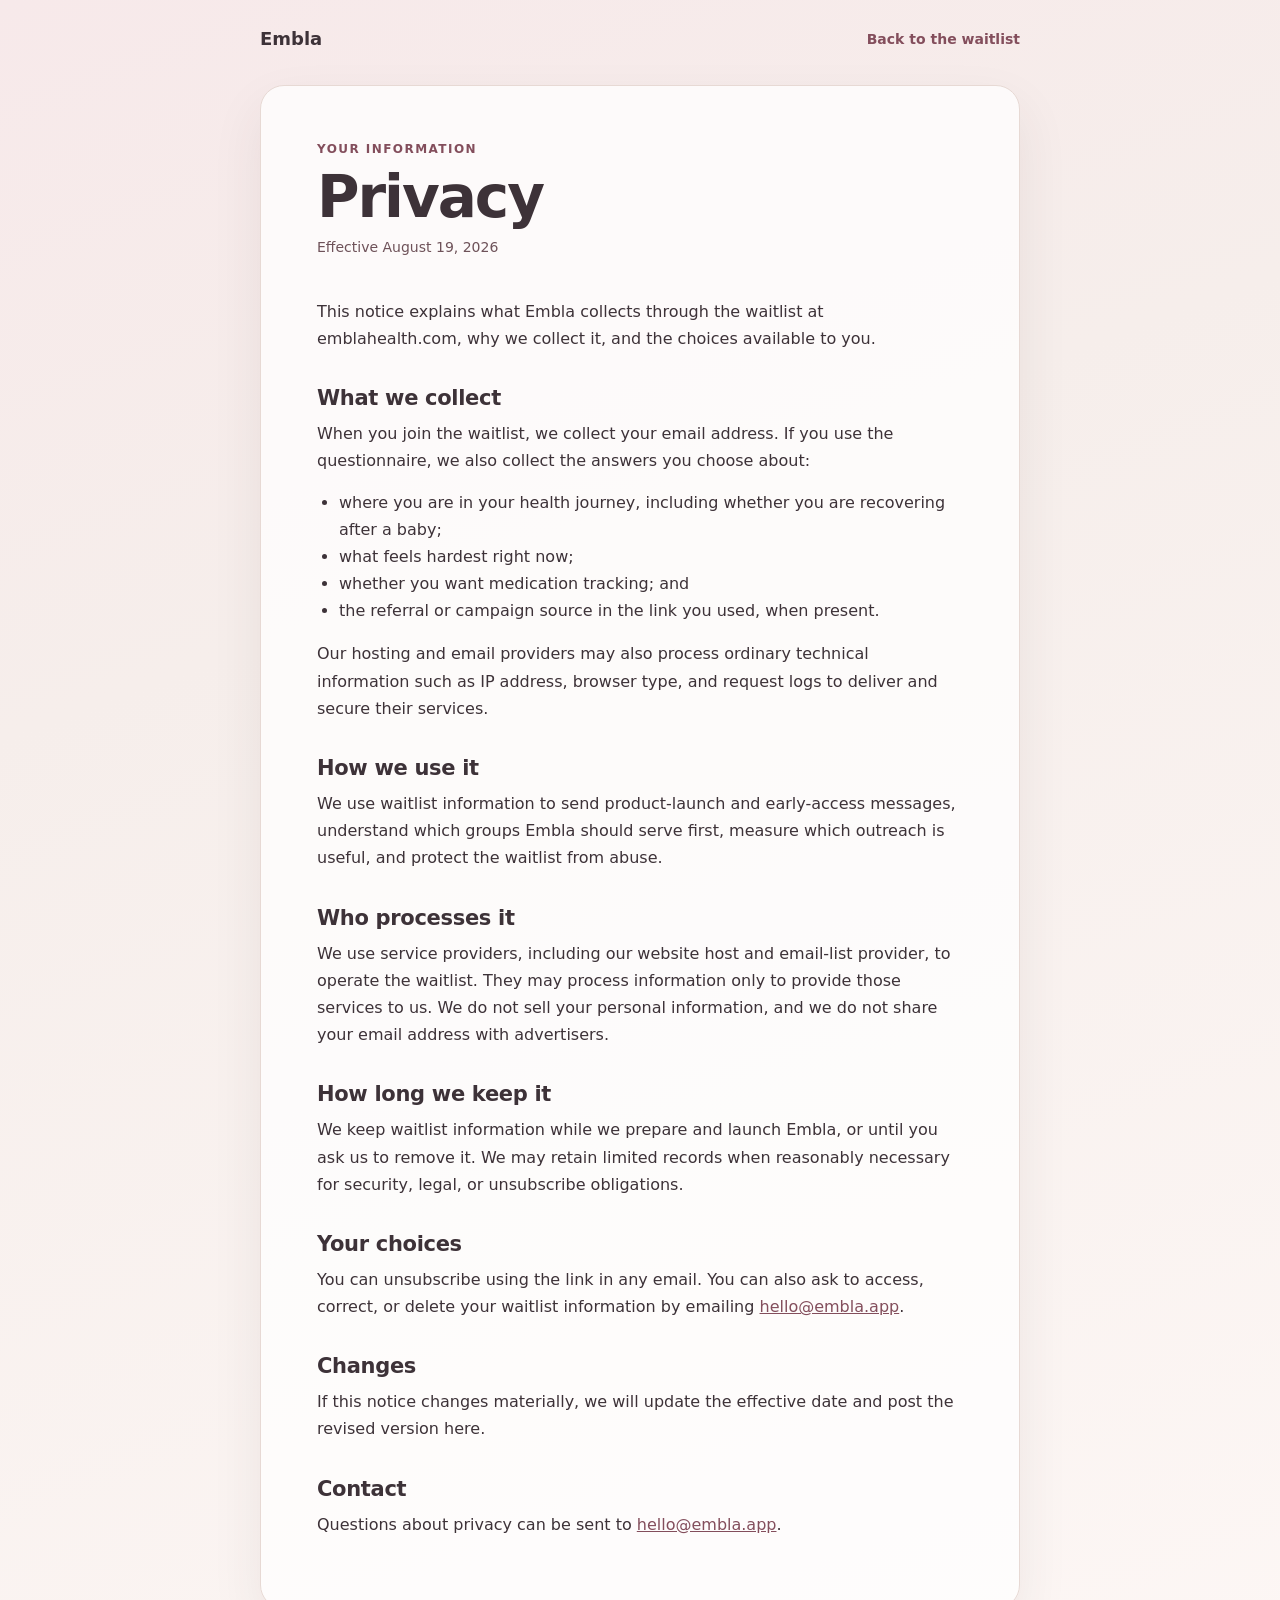
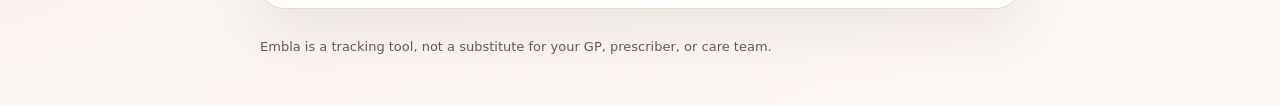
<file: privacy/index.html>
<!doctype html>
<html lang="en">
<head>
  <meta charset="utf-8">
  <meta name="viewport" content="width=device-width, initial-scale=1">
  <title>Privacy — Embla</title>
  <meta name="description" content="How Embla handles waitlist information and protects your privacy.">
  <meta name="robots" content="index,follow">
  <link rel="canonical" href="https://emblahealth.com/privacy/">
  <link rel="stylesheet" href="/legal.css">
</head>
<body>
  <header>
    <a class="brand" href="/">Embla</a>
    <a class="back" href="/">Back to the waitlist</a>
  </header>
  <main>
    <div class="eyebrow">Your information</div>
    <h1>Privacy</h1>
    <p class="updated">Effective August 19, 2026</p>

    <p>This notice explains what Embla collects through the waitlist at emblahealth.com, why we collect it, and the choices available to you.</p>

    <h2>What we collect</h2>
    <p>When you join the waitlist, we collect your email address. If you use the questionnaire, we also collect the answers you choose about:</p>
    <ul>
      <li>where you are in your health journey, including whether you are recovering after a baby;</li>
      <li>what feels hardest right now;</li>
      <li>whether you want medication tracking; and</li>
      <li>the referral or campaign source in the link you used, when present.</li>
    </ul>
    <p>Our hosting and email providers may also process ordinary technical information such as IP address, browser type, and request logs to deliver and secure their services.</p>

    <h2>How we use it</h2>
    <p>We use waitlist information to send product-launch and early-access messages, understand which groups Embla should serve first, measure which outreach is useful, and protect the waitlist from abuse.</p>

    <h2>Who processes it</h2>
    <p>We use service providers, including our website host and email-list provider, to operate the waitlist. They may process information only to provide those services to us. We do not sell your personal information, and we do not share your email address with advertisers.</p>

    <h2>How long we keep it</h2>
    <p>We keep waitlist information while we prepare and launch Embla, or until you ask us to remove it. We may retain limited records when reasonably necessary for security, legal, or unsubscribe obligations.</p>

    <h2>Your choices</h2>
    <p>You can unsubscribe using the link in any email. You can also ask to access, correct, or delete your waitlist information by emailing <a href="mailto:hello@embla.app">hello@embla.app</a>.</p>

    <h2>Changes</h2>
    <p>If this notice changes materially, we will update the effective date and post the revised version here.</p>

    <h2>Contact</h2>
    <p>Questions about privacy can be sent to <a href="mailto:hello@embla.app">hello@embla.app</a>.</p>
  </main>
  <footer>Embla is a tracking tool, not a substitute for your GP, prescriber, or care team.</footer>
</body>
</html>
</file>
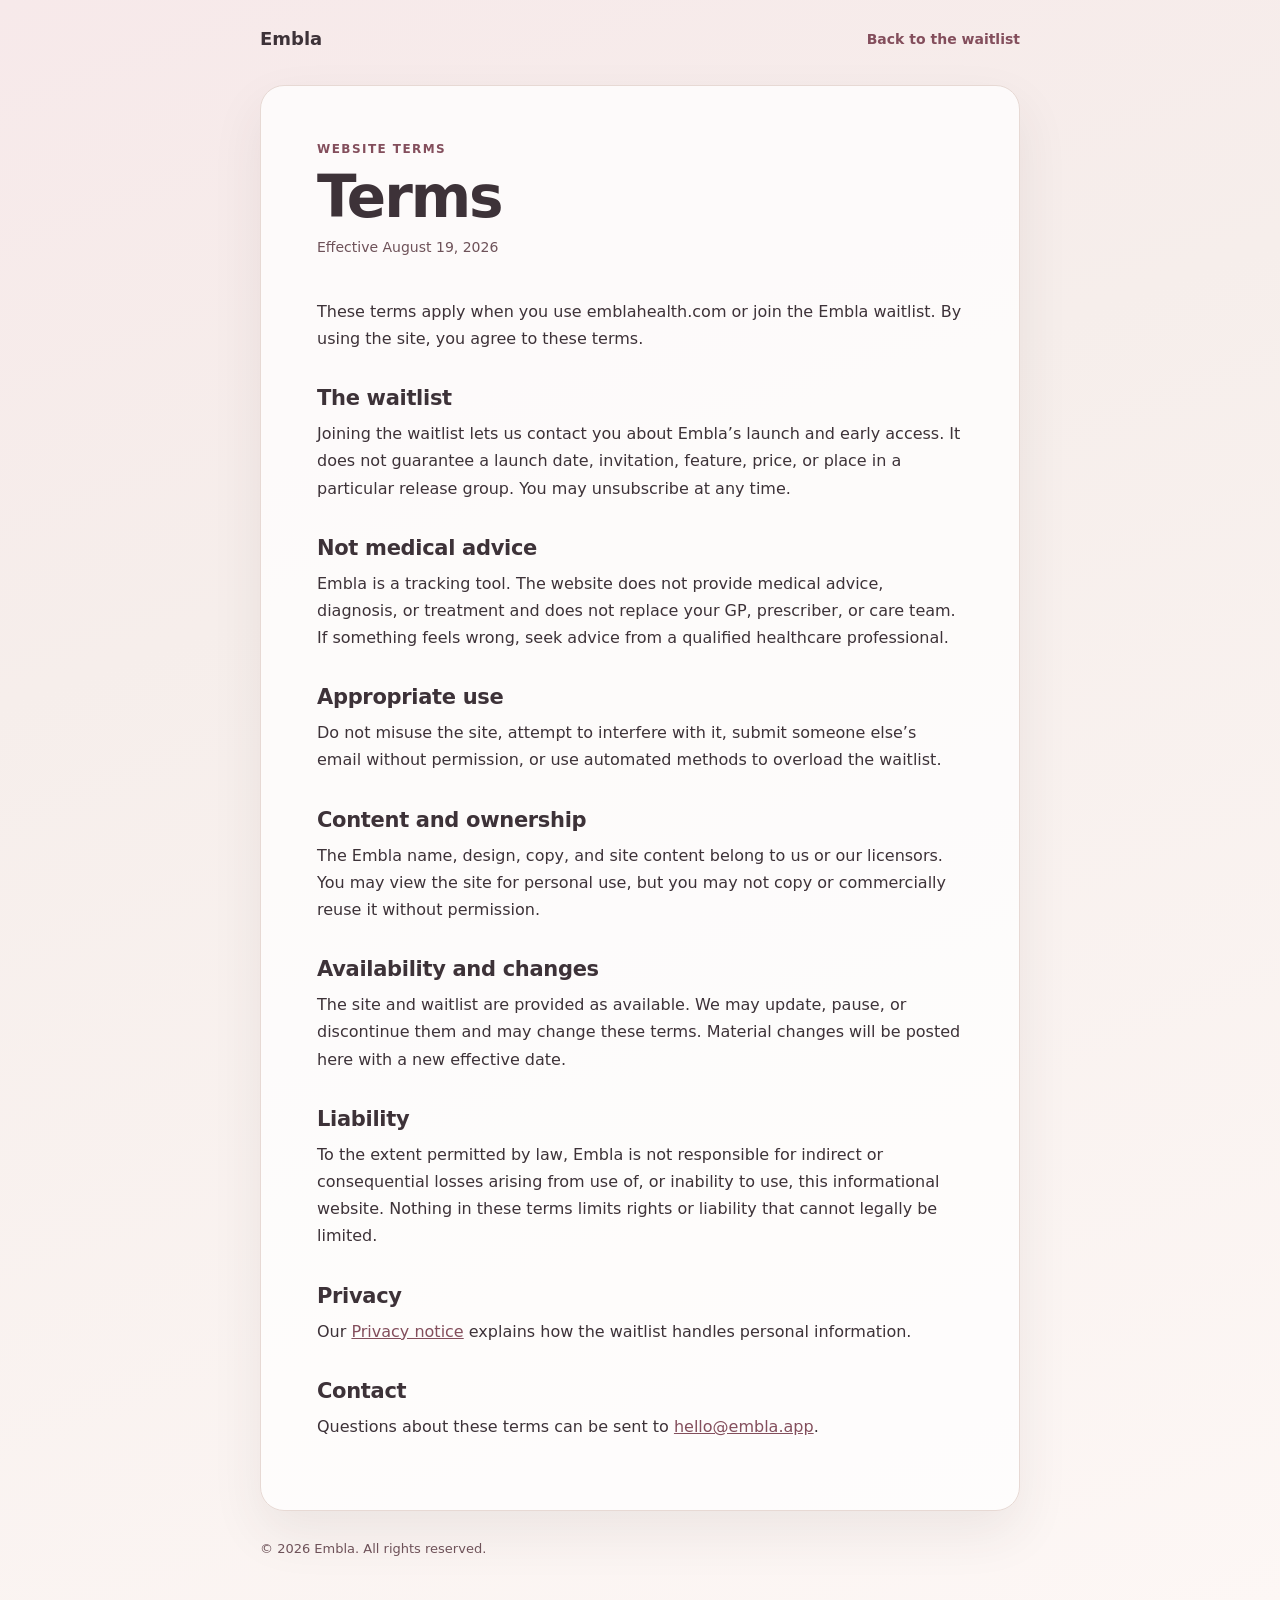
<file: terms/index.html>
<!doctype html>
<html lang="en">
<head>
  <meta charset="utf-8">
  <meta name="viewport" content="width=device-width, initial-scale=1">
  <title>Terms — Embla</title>
  <meta name="description" content="Terms for using the Embla website and joining the day-one waitlist.">
  <meta name="robots" content="index,follow">
  <link rel="canonical" href="https://emblahealth.com/terms/">
  <link rel="stylesheet" href="/legal.css">
</head>
<body>
  <header>
    <a class="brand" href="/">Embla</a>
    <a class="back" href="/">Back to the waitlist</a>
  </header>
  <main>
    <div class="eyebrow">Website terms</div>
    <h1>Terms</h1>
    <p class="updated">Effective August 19, 2026</p>

    <p>These terms apply when you use emblahealth.com or join the Embla waitlist. By using the site, you agree to these terms.</p>

    <h2>The waitlist</h2>
    <p>Joining the waitlist lets us contact you about Embla’s launch and early access. It does not guarantee a launch date, invitation, feature, price, or place in a particular release group. You may unsubscribe at any time.</p>

    <h2>Not medical advice</h2>
    <p>Embla is a tracking tool. The website does not provide medical advice, diagnosis, or treatment and does not replace your GP, prescriber, or care team. If something feels wrong, seek advice from a qualified healthcare professional.</p>

    <h2>Appropriate use</h2>
    <p>Do not misuse the site, attempt to interfere with it, submit someone else’s email without permission, or use automated methods to overload the waitlist.</p>

    <h2>Content and ownership</h2>
    <p>The Embla name, design, copy, and site content belong to us or our licensors. You may view the site for personal use, but you may not copy or commercially reuse it without permission.</p>

    <h2>Availability and changes</h2>
    <p>The site and waitlist are provided as available. We may update, pause, or discontinue them and may change these terms. Material changes will be posted here with a new effective date.</p>

    <h2>Liability</h2>
    <p>To the extent permitted by law, Embla is not responsible for indirect or consequential losses arising from use of, or inability to use, this informational website. Nothing in these terms limits rights or liability that cannot legally be limited.</p>

    <h2>Privacy</h2>
    <p>Our <a href="/privacy/">Privacy notice</a> explains how the waitlist handles personal information.</p>

    <h2>Contact</h2>
    <p>Questions about these terms can be sent to <a href="mailto:hello@embla.app">hello@embla.app</a>.</p>
  </main>
  <footer>© 2026 Embla. All rights reserved.</footer>
</body>
</html>
</file>
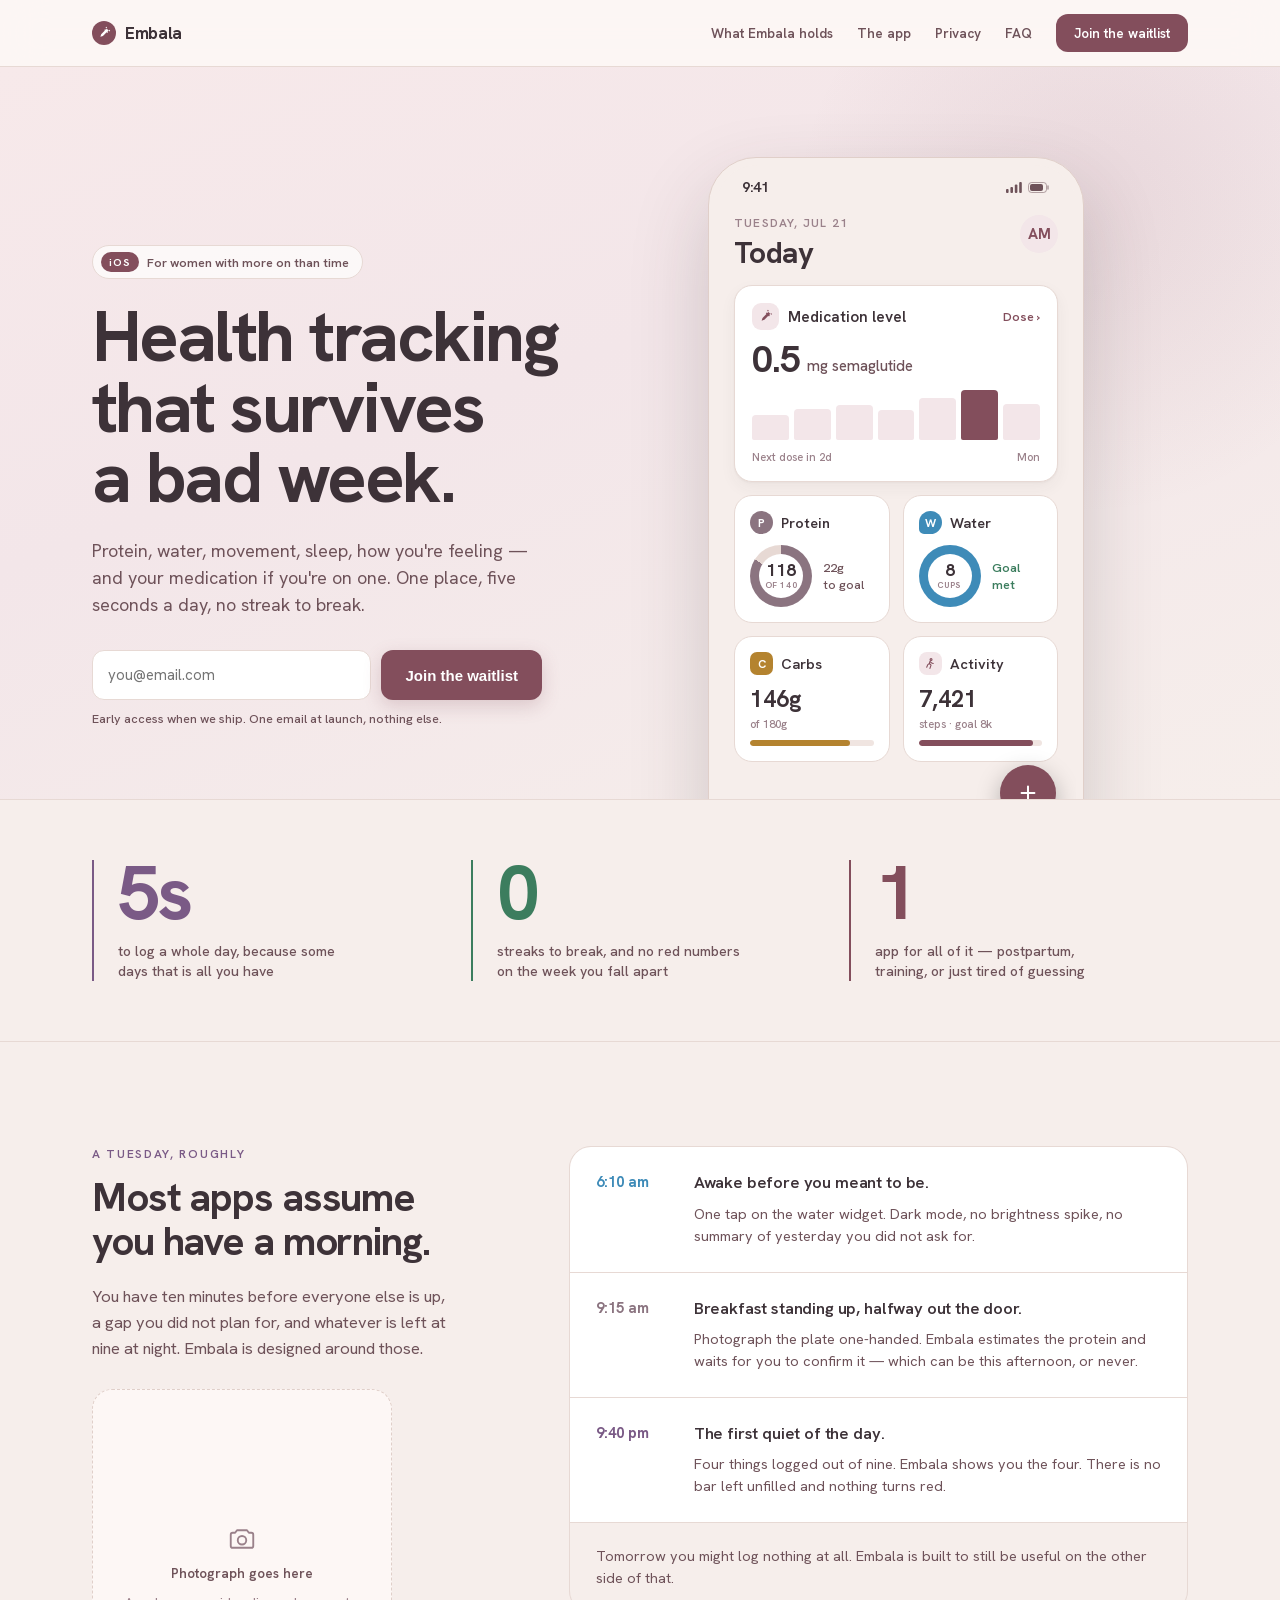
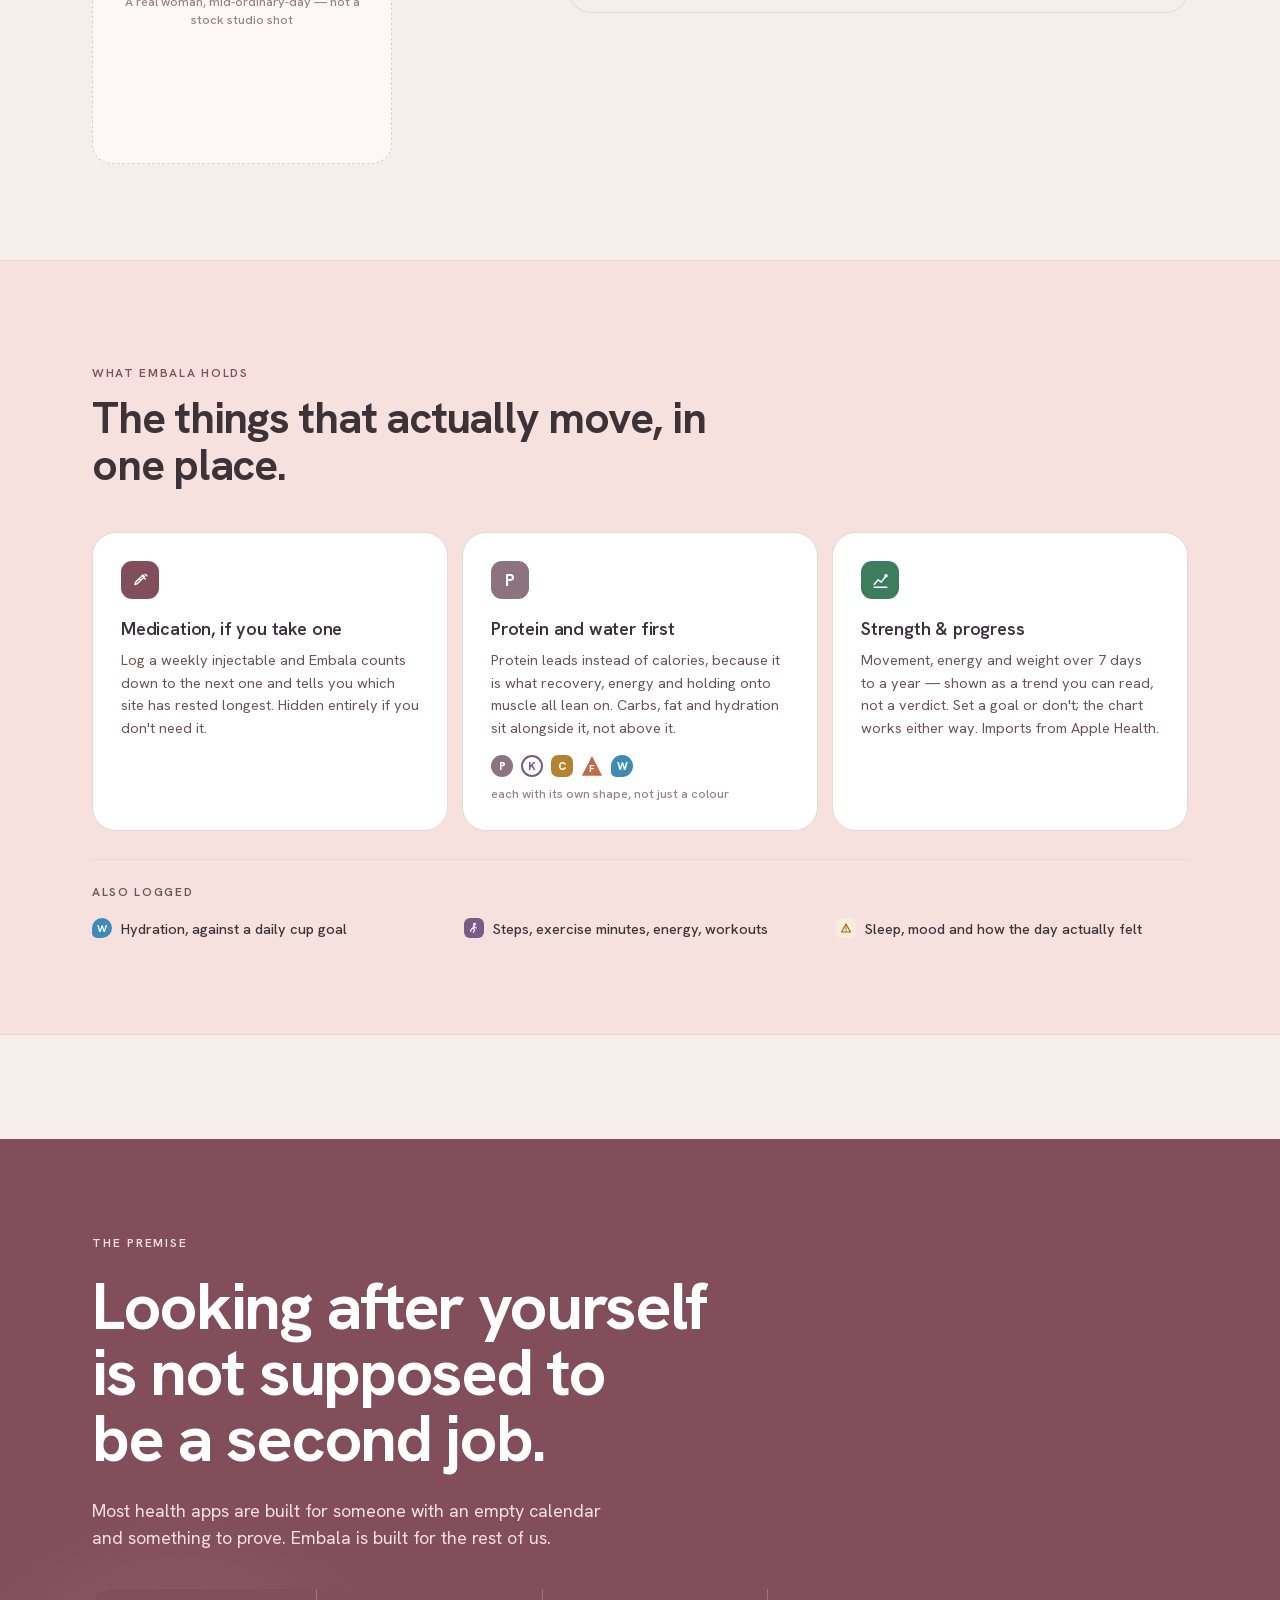
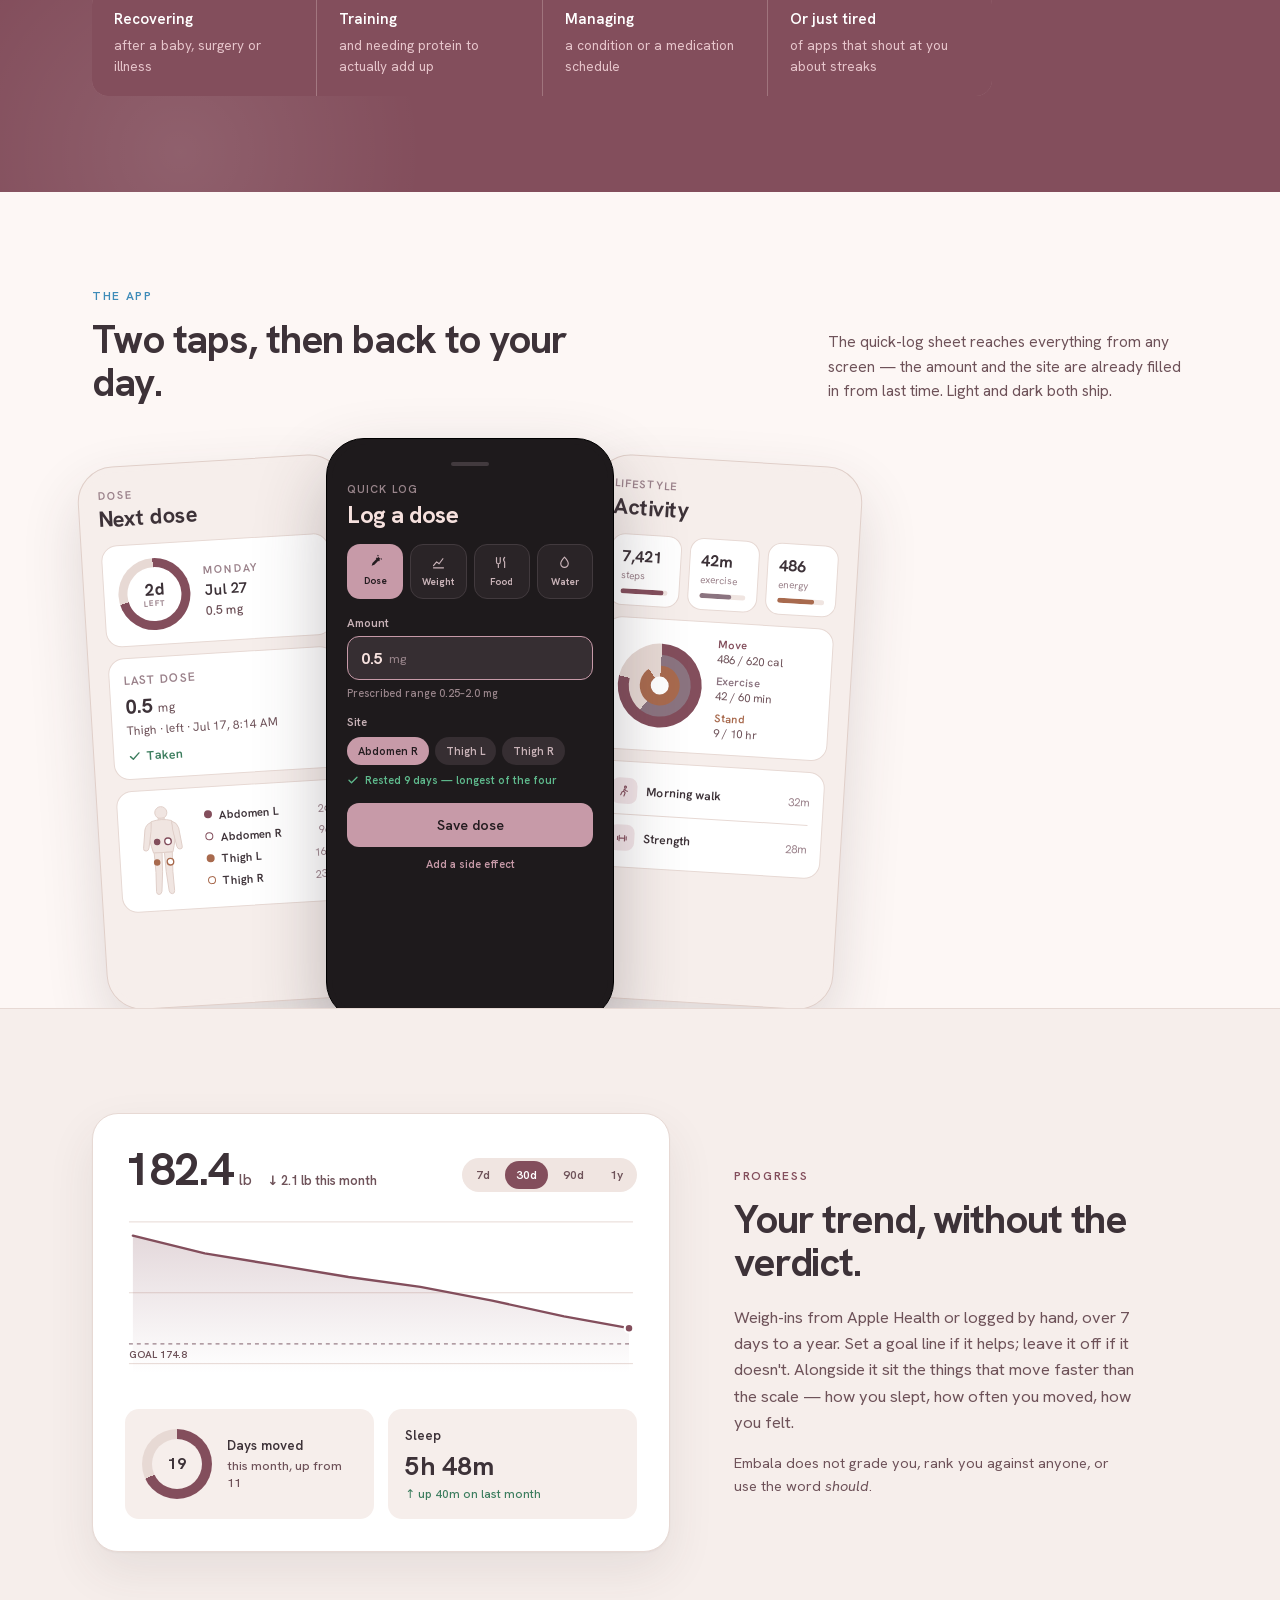
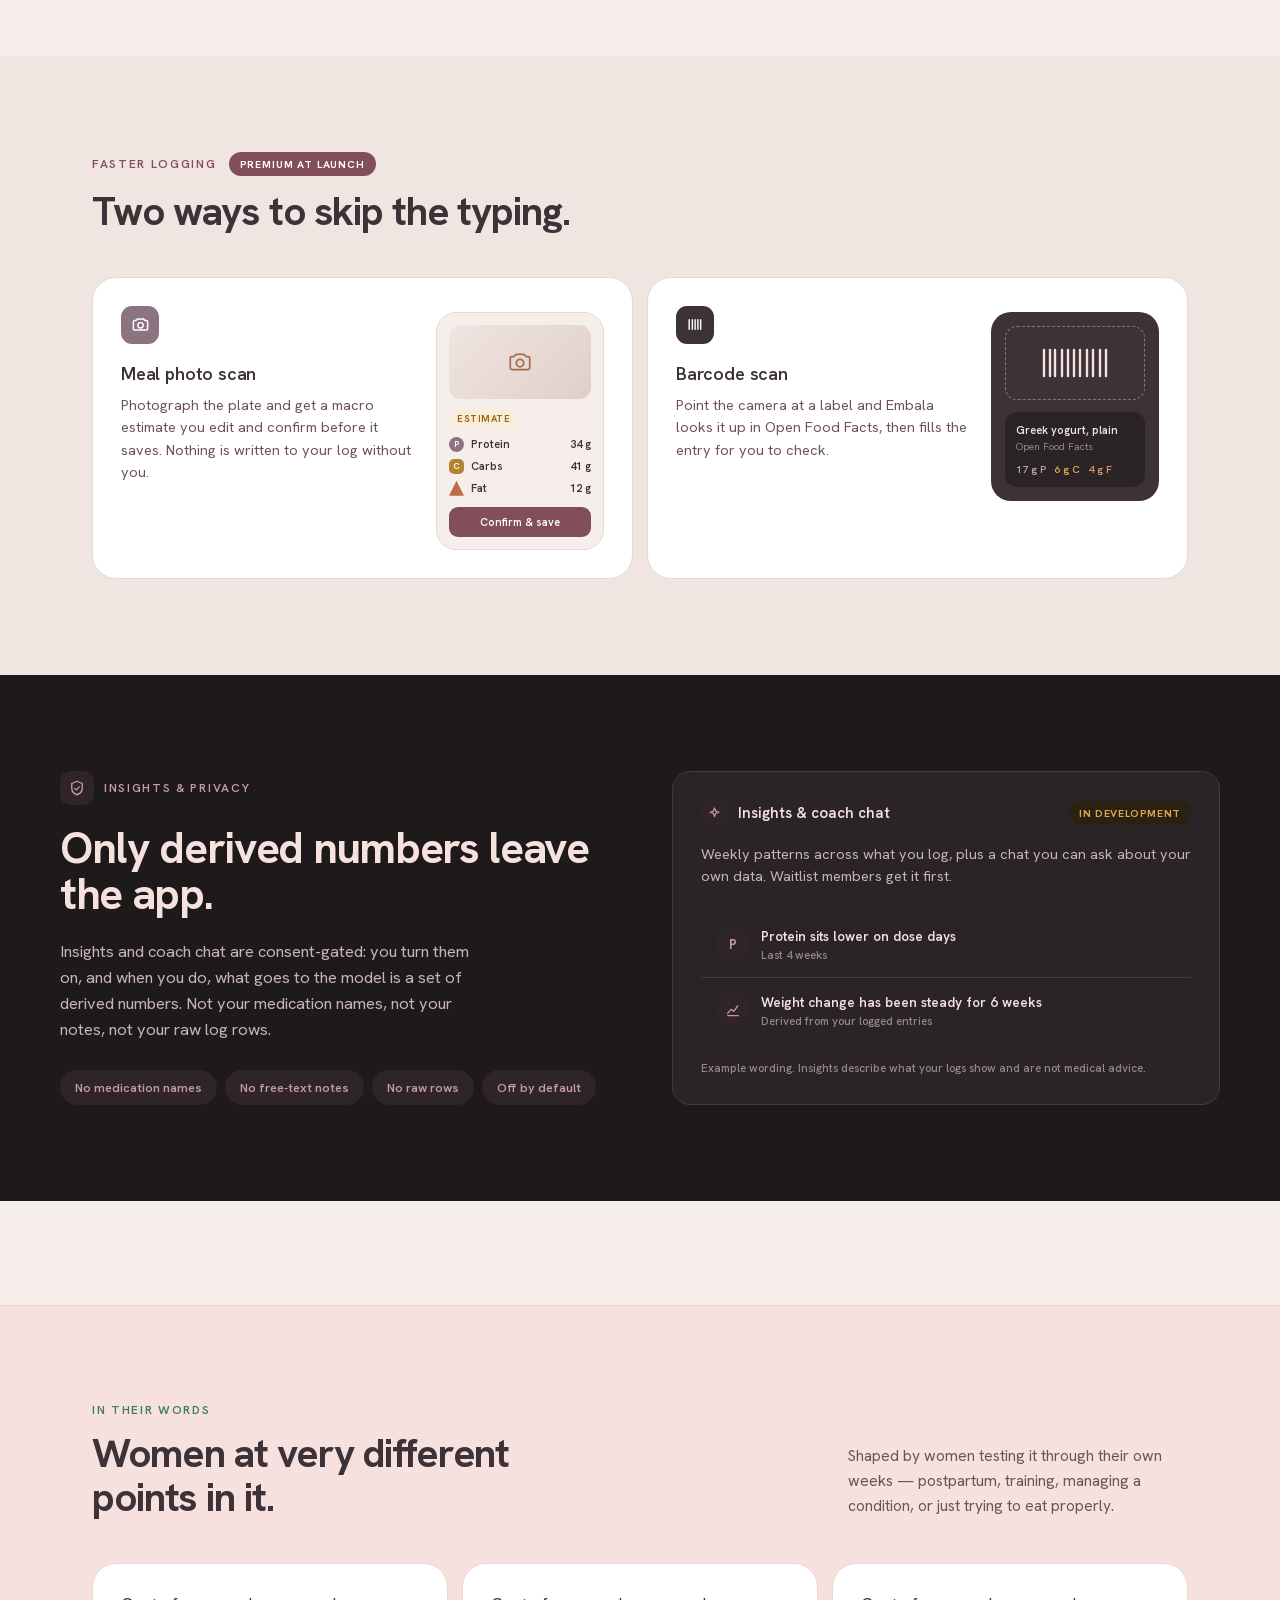
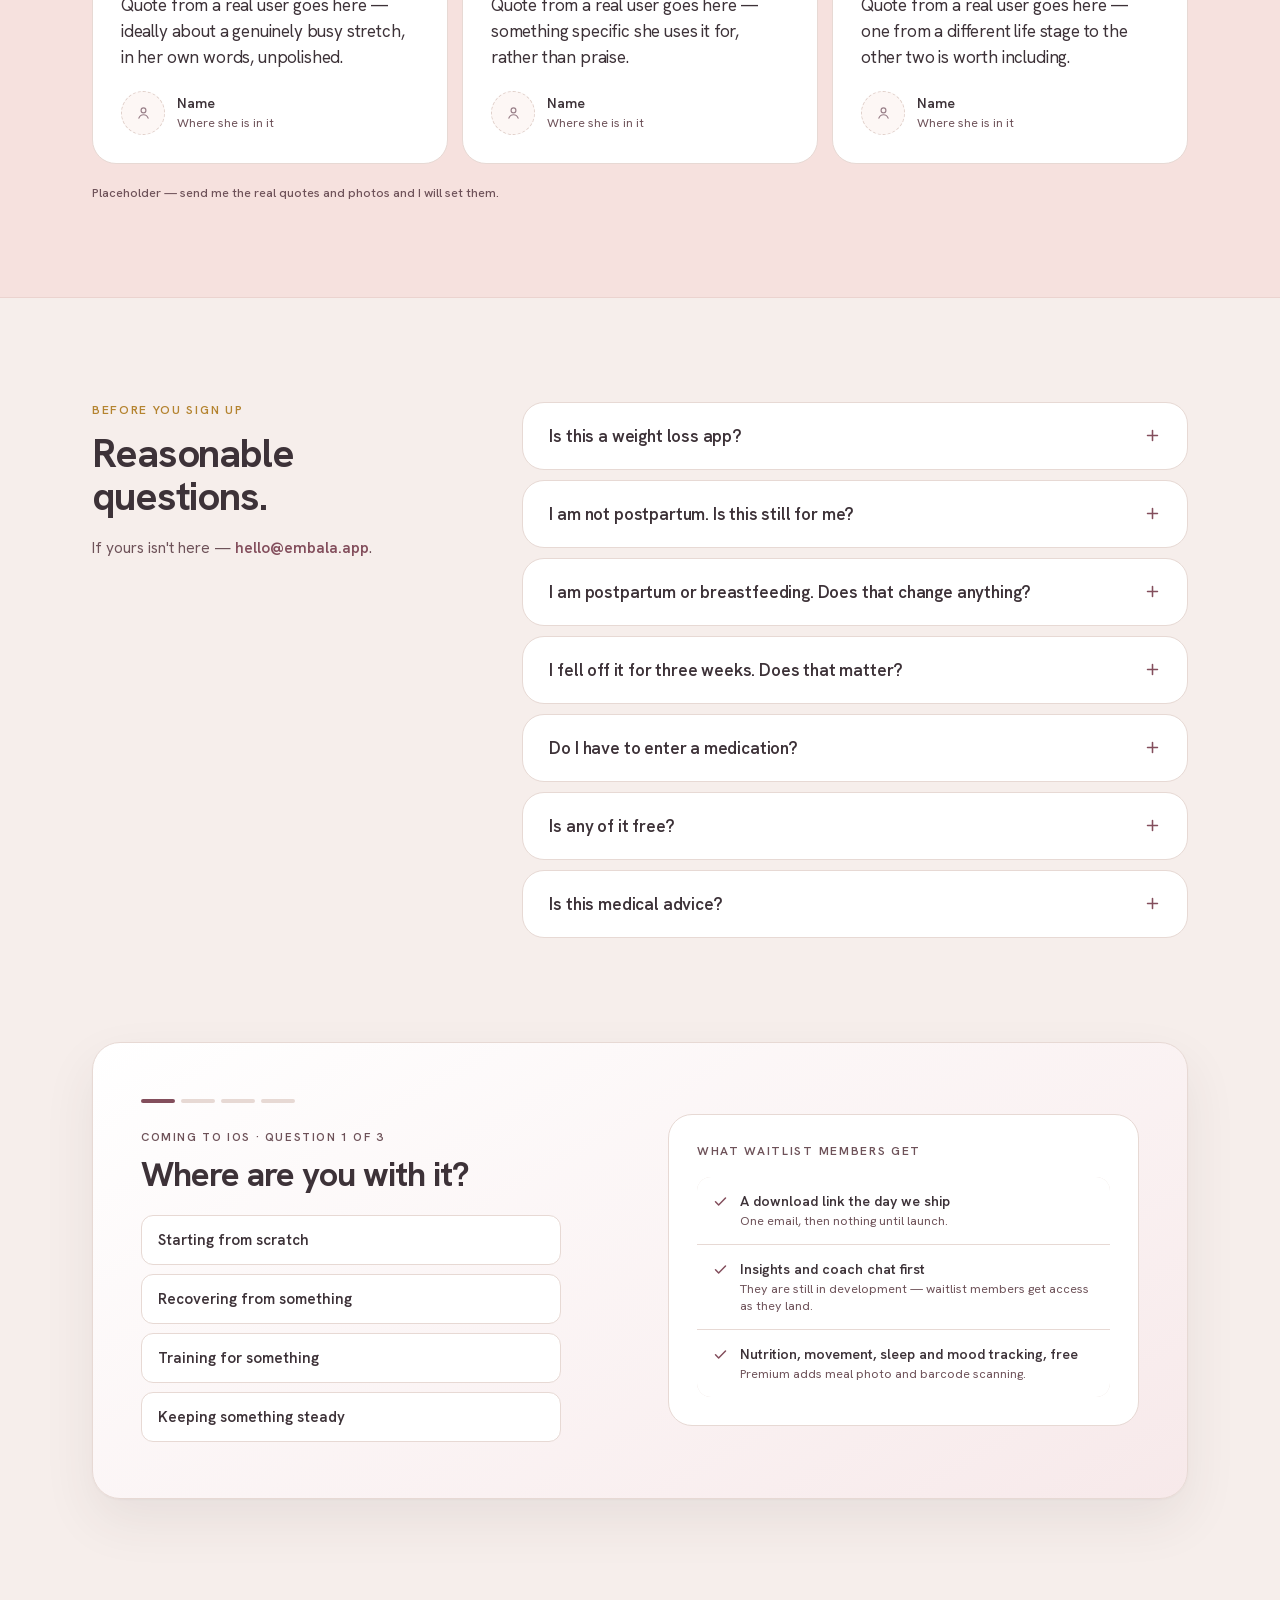
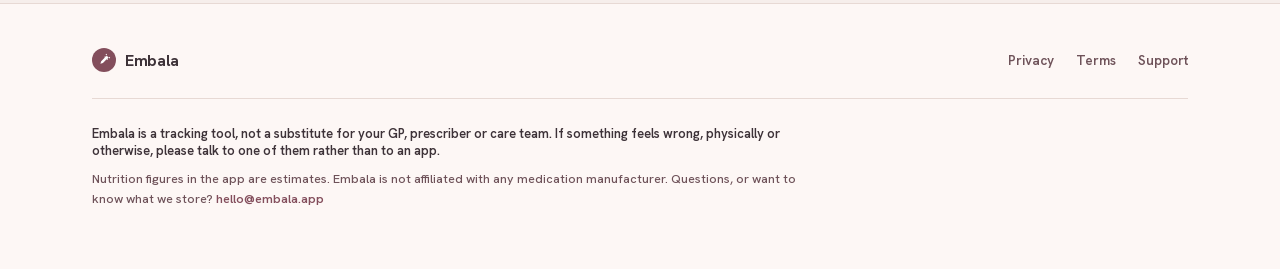
<file: Embala Landing Page.html>
<!DOCTYPE html>
<html>
<head>
  <meta charset="utf-8">
  <title>Bundled Page</title>
  <style>
    * { margin: 0; padding: 0; box-sizing: border-box; }
    body { background: #faf9f5; display: flex; align-items: center; justify-content: center; min-height: 100vh; font-family: -apple-system, BlinkMacSystemFont, sans-serif; }
    #__bundler_loading { position: fixed; bottom: 20px; right: 20px; font: 13px/1.4 -apple-system, BlinkMacSystemFont, sans-serif; color: #666; background: #fff; padding: 8px 14px; border-radius: 8px; box-shadow: 0 1px 4px rgba(0,0,0,0.12); z-index: 10000; }
    #__bundler_thumbnail { position: fixed; inset: 0; width: 100%; height: 100%; display: flex; align-items: center; justify-content: center; background: #faf9f5; z-index: 9999; }
    #__bundler_thumbnail svg { width: 100%; height: 100%; object-fit: contain; }
    #__bundler_placeholder { color: #999; font-size: 14px; }
  </style>
  <noscript>
    <style>#__bundler_loading { display: none; }</style>
    <div style="position:fixed;bottom:12px;left:12px;font:13px/1.4 -apple-system,BlinkMacSystemFont,sans-serif;color:#999;background:rgba(255,255,255,0.9);padding:6px 12px;border-radius:6px;box-shadow:0 1px 4px rgba(0,0,0,0.08);z-index:10000;">
      This page requires JavaScript to display.
    </div>
  </noscript>
</head>
<body>
  <div id="__bundler_thumbnail"><svg xmlns="http://www.w3.org/2000/svg" sc-camel-view-box="0 0 100 100"><rect width="100" height="100" fill="#834E5C"></rect><text x="50" y="50" text-anchor="middle" dominant-baseline="central" font-family="Hanken Grotesk, system-ui, sans-serif" font-size="34" font-weight="700" fill="#F6E1DE">Em</text></svg></div>
  <div id="__bundler_loading">Unpacking...</div>

  <script>
    
document.addEventListener('DOMContentLoaded', async function() {
  const loading = document.getElementById('__bundler_loading');
  function setStatus(msg) { if (loading) loading.textContent = msg; }

  const FONT_MIME = /^(font[/]|application[/](x-)?font-|application[/]vnd\.ms-fontobject)/i;
  const MIME_TOKEN = /^[\w.+-]+[/][\w.+-]+$/;
  function toBase64(bytes) {
    let bin = '';
    for (let i = 0; i < bytes.length; i += 0x8000) {
      bin += String.fromCharCode.apply(null, bytes.subarray(i, i + 0x8000));
    }
    return btoa(bin);
  }

  // Error sink persists across replaceWith since it's on window, not the DOM.
  window.addEventListener('error', function(e) {
    // Failed resource loads (CSP-blocked links, scripts, images) fire plain
    // events at the element — warn only; real JS errors carry message/error.
    if (!e.message && !e.error && e.target && e.target !== window) {
      console.warn('[bundle] resource failed to load:',
        e.target.tagName, String(e.target.src || e.target.href || ''));
      return;
    }
    var p = document.body || document.documentElement;
    var d = document.getElementById('__bundler_err') || p.appendChild(document.createElement('div'));
    d.id = '__bundler_err';
    d.style.cssText = 'position:fixed;bottom:12px;left:12px;right:12px;font:12px/1.4 ui-monospace,monospace;background:#2a1215;color:#ff8a80;padding:10px 14px;border-radius:8px;border:1px solid #5c2b2e;z-index:99999;white-space:pre-wrap;max-height:40vh;overflow:auto';
    d.textContent = (d.textContent ? d.textContent + String.fromCharCode(10) : '') +
      '[bundle] ' + (e.message || e.type) +
      (e.filename ? ' (' + e.filename.slice(0, 60) + ':' + e.lineno + ')' : '');
  }, true);

  try {
    const manifestEl = document.querySelector('script[type="__bundler/manifest"]');
    const templateEl = document.querySelector('script[type="__bundler/template"]');
    if (!manifestEl || !templateEl) {
      setStatus('Error: missing bundle data');
      console.error('[bundler] Missing script tags — manifestEl:', !!manifestEl, 'templateEl:', !!templateEl);
      return;
    }

    const manifest = JSON.parse(manifestEl.textContent);
    let template = JSON.parse(templateEl.textContent);

    // Nested page bundles (iframe targets). Each ships ONCE, in the ROOT
    // document's manifest; frame srcs carry an about:blank#<uuid> marker
    // instead of a substitutable uuid. Every document mints the blobs for
    // its OWN frames — from local text at the root, or text obtained from
    // its DIRECT parent over the relay protocol below — so each frame
    // navigation stays same-origin with its initiator and a deduped page
    // loads at any depth on any host, including a file:// download's
    // opaque origins (where a blob minted by one document cannot be
    // navigated to by another).
    const pageOrderEl = document.querySelector('script[type="__bundler/page_order"]');
    const pageOrder = pageOrderEl ? JSON.parse(pageOrderEl.textContent) : [];
    const pageSet = new Set(pageOrder);
    const pageTexts = {};

    // ── Nested-page text protocol (parent-chain relay) ──
    // Page bundles ship once, in the ROOT document's manifest. Every
    // document mints the blobs for its OWN frames, obtaining page text
    // through a strict parent-chain relay: a document only ever SENDS to
    // its direct parent (which, for every document the publisher's own
    // runtime minted, is another publisher document) and only ACCEPTS
    // text from that direct parent; requests from below are honored only
    // for the document's own child frames, and the ROOT never sends
    // upward at all. That last rule is load-bearing: the artifact host's
    // frame-ancestors allows claude.ai (and friends) to frame an
    // artifact, so window.top can be a FOREIGN document — a top-addressed
    // protocol would hand page uuids to that ancestor and accept forged
    // "page text" from it, minting attacker HTML as an artifact-origin
    // blob document. The chain never touches the ancestor: requests stop
    // at the root, replies are origin-addressed per hop (never '*' when
    // an origin exists), and both directions are origin-gated (on https
    // a foreign sender's origin can never equal this document's; in
    // opaque contexts — file:// — everything serializes as 'null', where
    // an embedded EXTERNAL frame still fails the gate by carrying its
    // own real origin, and a sandboxed child of such a frame is excluded
    // by the own-child-frames check plus uuid unguessability). Shape is
    // deny-by-default: one request form, one reply form, no error
    // replies.
    // window.origin is the SERIALIZED SECURITY origin ('null' in opaque
    // contexts such as a sandboxed preview iframe) — location.origin is
    // computed from the URL and stays 'https://…' even when the document
    // is sandboxed, which would misgate every opaque chain.
    const OWN_TARGET = /^https?:[/][/]/.test(window.origin || '')
      ? window.origin
      : '*';
    function trustedOrigin(e) {
      if (e.origin === window.origin) return true; // https chains; opaque==opaque
      // file:// trees: Chrome serializes the file document's origin as
      // 'file://' while the blob: documents it mints serialize as 'null',
      // so the two legitimate shapes can never string-match — accept the
      // pair in both directions. https origins never serialize as either,
      // and sender identity (own child frame / direct parent) is checked
      // separately.
      return (
        (e.origin === 'null' &&
          (window.origin === 'file://' ||
            window.location.protocol === 'file:')) ||
        (/^file:/.test(e.origin) && window.origin === 'null')
      );
    }
    // Non-empty only in the root document (nested bundles ship an empty
    // island), so it doubles as the root marker: the root answers from
    // local text and treats a miss as authoritative — never relaying to
    // its (possibly foreign) parent.
    const isPageRoot = pageOrder.length > 0;
    const blobUrls = {};
    const resourceBlobs = {};
    const UUID_SHAPE = /^[0-9a-f]{8}-[0-9a-f]{4}-[0-9a-f]{4}-[0-9a-f]{4}-[0-9a-f]{12}$/;
    const pendingFrames = {}; // uuid -> [{el, frag}] awaiting text for own frames
    const pendingRelays = {}; // uuid -> [childWindow] awaiting text to pass down
    function mountPage(el, frag, text) {
      const pageBlob = new Blob([text], { type: 'text/html' });
      const u = URL.createObjectURL(pageBlob);
      resourceBlobs[u] = pageBlob;
      el.src = u + frag;
    }
    function deliverPage(uuid, text) {
      const frames = pendingFrames[uuid];
      delete pendingFrames[uuid];
      if (frames) for (const f of frames) mountPage(f.el, f.frag, text);
      const relays = pendingRelays[uuid];
      delete pendingRelays[uuid];
      if (relays) {
        for (const cw of relays) {
          try { cw.postMessage({ __bundler_page: uuid, __bundler_text: text }, OWN_TARGET); } catch (err) { /* gone */ }
        }
      }
    }
    function ownFrameWindows() {
      const out = [];
      for (const f of Array.from(document.querySelectorAll('iframe'))) {
        try { if (f.contentWindow) out.push(f.contentWindow); } catch (err) { /* detached */ }
      }
      return out;
    }
    window.addEventListener('message', function (e) {
      const d = e.data;
      if (!d || typeof d !== 'object' || !e.source) return;
      // Origin gate first; the structural checks below (own-child-frames
      // for requests, direct-parent + solicited-uuid for replies, the
      // root's never-relay rule) are what hold in fully opaque chains
      // where origin strings can't discriminate — a sandboxed root's
      // FOREIGN wrapper still fails all three even though both serialize
      // as real-vs-'null' rather than matching.
      if (!trustedOrigin(e)) return;
      if (typeof d.__bundler_need === 'string' && UUID_SHAPE.test(d.__bundler_need)) {
        // Requests are honored only for this document's own child frames.
        if (ownFrameWindows().indexOf(e.source) < 0) return;
        const uuid = d.__bundler_need;
        const text = pageTexts[uuid];
        if (typeof text === 'string') {
          try { e.source.postMessage({ __bundler_page: uuid, __bundler_text: text }, OWN_TARGET); } catch (err) { /* gone */ }
          return;
        }
        if (isPageRoot || window.parent === window) return; // authoritative miss
        const waiting = pendingRelays[uuid];
        if (waiting) {
          if (waiting.indexOf(e.source) < 0) waiting.push(e.source);
          return;
        }
        // Never-answered uuids would otherwise accumulate forever under a
        // request spray; past the cap (far above any real page count) new
        // relays are dropped rather than remembered.
        if (Object.keys(pendingRelays).length >= 128) return;
        pendingRelays[uuid] = [e.source];
        window.parent.postMessage({ __bundler_need: uuid }, OWN_TARGET);
      } else if (
        typeof d.__bundler_page === 'string' &&
        UUID_SHAPE.test(d.__bundler_page) &&
        typeof d.__bundler_text === 'string'
      ) {
        // The shape test is load-bearing beyond tidiness: the solicited
        // check below uses the in operator, which matches prototype keys
        // ('__proto__', 'constructor') — an unshaped key would reach
        // deliverPage and throw, painting the error banner.
        // Text is accepted only from the direct parent — the document
        // that minted this one.
        if (e.source !== window.parent || window.parent === window) return;
        if (!(d.__bundler_page in pendingFrames) && !(d.__bundler_page in pendingRelays)) return;
        deliverPage(d.__bundler_page, d.__bundler_text);
      }
    });

    const uuids = Object.keys(manifest);
    setStatus('Unpacking ' + uuids.length + ' assets...');

    await Promise.all(uuids.map(async (uuid) => {
      const entry = manifest[uuid];
      try {
        const binaryStr = atob(entry.data);
        const bytes = new Uint8Array(binaryStr.length);
        for (let i = 0; i < binaryStr.length; i++) bytes[i] = binaryStr.charCodeAt(i);

        let finalBytes = bytes;
        if (entry.compressed) {
          if (typeof DecompressionStream !== 'undefined') {
            const ds = new DecompressionStream('gzip');
            const writer = ds.writable.getWriter();
            const reader = ds.readable.getReader();
            writer.write(bytes);
            writer.close();
            const chunks = [];
            let totalLen = 0;
            while (true) {
              const { done, value } = await reader.read();
              if (done) break;
              chunks.push(value);
              totalLen += value.length;
            }
            finalBytes = new Uint8Array(totalLen);
            let offset = 0;
            for (const chunk of chunks) { finalBytes.set(chunk, offset); offset += chunk.length; }
          } else {
            console.warn('DecompressionStream not available, asset ' + uuid + ' may not render');
          }
        }

        if (pageSet.has(uuid)) {
          pageTexts[uuid] = new TextDecoder().decode(finalBytes);
          return;
        }
        if (FONT_MIME.test(entry.mime) && MIME_TOKEN.test(entry.mime)) {
          // Strict artifact hosts allow font-src data: but not blob:.
          blobUrls[uuid] = 'data:' + entry.mime + ';base64,' +
            (entry.compressed ? toBase64(finalBytes) : entry.data);
        } else {
          const blob = new Blob([finalBytes], { type: entry.mime });
          blobUrls[uuid] = URL.createObjectURL(blob);
          resourceBlobs[blobUrls[uuid]] = blob;
        }
      } catch (err) {
        console.error('Failed to decode asset ' + uuid + ':', err);
        const blob = new Blob([], { type: entry.mime });
        blobUrls[uuid] = URL.createObjectURL(blob);
        resourceBlobs[blobUrls[uuid]] = blob;
      }
    }));

    const extResEl = document.querySelector('script[type="__bundler/ext_resources"]');
    const extResources = extResEl ? JSON.parse(extResEl.textContent) : [];
    const resourceMap = {};
    for (const entry of extResources) {
      if (blobUrls[entry.uuid]) resourceMap[entry.id] = blobUrls[entry.uuid];
    }

    // Artifact-host CSP (connect-src 'self') refuses fetch() of blob: URLs —
    // consumers read these Blobs directly. Survives the swap like the error sink.
    window.__resourceBlobs = resourceBlobs;

    setStatus('Rendering...');
    // Page uuids have no blob here — they ride inside about:blank#<uuid>
    // frame markers the pass below resolves after the swap.
    for (const uuid of uuids) {
      if (pageSet.has(uuid)) continue;
      template = template.split(uuid).join(blobUrls[uuid]);
    }

    // Strip integrity + crossorigin — blob URLs from a file:// document inherit
    // a null origin, so crossorigin forces a CORS fetch that SRI then rejects.
    // The manifest bytes are ours; SRI protects against CDN compromise, not this.
    template = template.replace(/\s+integrity="[^"]*"/gi, '').replace(/\s+crossorigin="[^"]*"/gi, '');

    const resourceScript = '<script>window.__resources = ' +
      JSON.stringify(resourceMap).replace(/<\//g, '<\\/') +
      ';</' + 'script>';
    // Inject after <head> so the DOCTYPE stays first; prepending the script
    // would push the parser into quirks mode. DOMParser always emits a <head>
    // (synthesizing one if the source HTML omitted it) but may carry
    // attributes through, so match the full opening tag. slice() rather than
    // replace() keeps us clear of $-pattern substitution in resourceScript.
    const headOpen = template.match(/<head[^>]*>/i);
    if (headOpen) {
      const i = headOpen.index + headOpen[0].length;
      template = template.slice(0, i) + resourceScript + template.slice(i);
    }

    // Parse the template and swap the root element. Scripts inserted via
    // DOMParser/replaceWith are inert per spec — re-create each with
    // createElement so they execute, awaiting onload for src scripts to
    // preserve ordering (React before ReactDOM before Babel before text/babel).
    const doc = new DOMParser().parseFromString(template, 'text/html');
    document.documentElement.replaceWith(doc.documentElement);

    // Resolve page-frame markers: mint this document's own blob for each
    // framed page — from local text when this is the root, otherwise by
    // asking the direct parent over the relay protocol above. An
    // unanswered request leaves the frame on about:blank, the same
    // degraded state as a refused embed.
    {
      const MARKER = /^about:blank#([0-9a-f]{8}-[0-9a-f]{4}-[0-9a-f]{4}-[0-9a-f]{4}-[0-9a-f]{12})(#.*)?$/;
      const needed = [];
      for (const el of Array.from(document.querySelectorAll('iframe'))) {
        const m = MARKER.exec(el.getAttribute('src') || '');
        if (!m) continue;
        const text = pageTexts[m[1]];
        if (typeof text === 'string') {
          mountPage(el, m[2] || '', text);
        } else if (window.parent !== window && !isPageRoot) {
          const had = pendingFrames[m[1]];
          (pendingFrames[m[1]] = had || []).push({ el: el, frag: m[2] || '' });
          if (!had) needed.push(m[1]);
        }
      }
      for (const uuid of needed) {
        window.parent.postMessage({ __bundler_need: uuid }, OWN_TARGET);
      }
    }

    const dead = Array.from(document.scripts);
    for (const old of dead) {
      const s = document.createElement('script');
      for (const a of old.attributes) s.setAttribute(a.name, a.value);
      s.textContent = old.textContent;
      // text/babel scripts with a src: read and inline. transformScriptTags
      // does XHR against the src, but blob:null/ from a file:// origin is
      // silently dropped. Inlining makes it a plain inline babel script,
      // which transformScriptTags handles unconditionally.
      if ((s.type === 'text/babel' || s.type === 'text/jsx') && s.src) {
        const pre = resourceBlobs[s.src.split('#')[0]];
        s.textContent = pre ? await pre.text() : await (await fetch(s.src)).text();
        s.removeAttribute('src');
      }
      const p = s.src ? new Promise(function(r) { s.onload = s.onerror = r; }) : null;
      old.replaceWith(s);
      if (p) await p;
    }
    // Babel standalone auto-transforms type=text/babel on DOMContentLoaded,
    // which fired before we swapped the document. Trigger manually if present.
    if (window.Babel && typeof window.Babel.transformScriptTags === 'function') {
      window.Babel.transformScriptTags();
    }
  } catch (err) {
    setStatus('Error unpacking: ' + err.message);
    console.error('Bundle unpack error:', err);
  }
});

  </script>

  <script type="__bundler/manifest">
{"a37a4375-4a0c-4bc2-8ec2-3baff897ce0d":{"mime":"text/javascript","compressed":true,"data":"H4sIAAAAAAAAE9196XbbRrLw/zxFi5MZgzYJLYkdh7KssSXZcSLZHklOZq6skUEAJCGRBAOAWiLrnPsQ9wnvk3y19A5QkjO526c5ExO9VFdXV1dXVVd3Ly+L1ztvd/ZfHO5si0GRT0QSd4v5tMom6XJZxMsPw6oU//nv/yGSXEzzSqRJVoViP+3Ps3EiLrJqJD7FiVVL/OUvoj+fCvgUVOhT+FVrXqairIosrlrrXwVBW2w8F9dfCXEeFeLkJEkH74t8JjbEu/5pGlchJGTTFNPSorpatwu+zYtJNJbFg7x/2hFn6VUHCoznKcGFT5FNBWSJTQPcKnot0ul8khZRf5z2RFXM046I8+kgG86dtIsiq+xvakLctEUPgR8BrGPAgVINirN5f5zFr7IUqLMAQa8fXKa6mqX5gJBf2tgQrfJq0s/HLegCJj0SrRY0awFa/[base64]/HmsYDOEazEDbiw78E96ngGdbwAW4w7VkFNL7rvQjW2GQKUXFUzs/rxKYUgQPkFptcXmJiFJVVzSX0swVTqZjYGyPaBAmE2nafHD4d5uR+aelj3Tq039M6zSy2orn1ZASvH5M0+MVkvV4j7oD+oJfd3U2FGOyyHAC2Ds3DEB0TPdi6oYGWP5GY5EsNn7WB798/nxw/bm8+UwvUxjqmaNj660cJjicQ6icAN5JRxHZfVmmqSX7wZB69kytvHcHm5ZFqRBdxV7yt/PDGpAM6i9sC1FXtlcCXIpDbzKIFl0ytHKcThOp8Nq1OG2HPYArgJAOP9ggr1H0hUwNYiGr2DdOAAmmA6RIB3RwiFaHlWTscth/5d59L+ZK3VviuhCMSaxGH0rHBluj/qgacKfDFmIcVoxyIS/q+JK943TgYI/Hrx7y0NJ7XHJGxET/6vSX9DojcFXtgEkkSucTKBFLqflvoW5L4oiugqzkv4NuFC7/fsbl7MYlIANp/+crthnA0uEX6tPUF0klk7yho3rppvXq027IoX/bIhric4gL2AqU86ZAMhSxYGlvMSV3+oj0usMJiHT5utWm0AdnR0zmvDD7qBPERsu1mvLuQwIE0YezRo4L4nfRhOazO+jagRjUI2mkKAQJE4ianI6s3kDV+H0TuM8ST/sv9nKJ7N8iqverJGt7MHqRyQaZ2E5G2dV0FpugXwB/ahNLe3nedVypiiWD4sUpifIteWPYRJ/DFHofL0MIgjqWlmYvCnTXWg31uLdh0Reu1ElePniYOdk6+AAUPpEzYZl3CWIo3ycpMV1P4rPhkU+nya9OB/nRXeSXQageZbFsN+J50UB3d7CDPH0z52qiKYlMCKkSUII0c8LgNNbnV2KMh9nibgDzOOV2+B0iyjJ5mVvbXa53s8vu2X2G0jknsyElPX8PC0G4/yiN8qSJJ0y7f8KHDMoYDxLEGbdcgSK9/XKn63OdWd5mSGD9FZXVv6MSNzgj8YSMp8hI9GRZijMK1ChJoCOT8TO7SUzEKjFDH9NsrKE1GvdVJGCWM7OU02Ee4/G41upSJV7VoH7d6bX66cw3dMv7ZSqdx3zAtJ78EAhpbsb9YFFYAFbz6ZlWvVW1mc5wemm51Cj7E1hljWQYgzDGRXdIfIGzsLvV5J02AGSRMHa6ned1dXvO0+/66y0xRpQhZO//a6ztva4s7a62gm/f9wW33z356YKT775c7veIHJd2vsWGQWZZD2aZpOIOqCYS6yG35Yixbmegc01zar0Cyg8rUbdeARWZTB99D2KU69A+3ePQSPkWjEN/9r0bAHpv0wm3DSJmG6Kps71LEoSRPFbEBRPYXYPgE16qyA2loGWYp51J/k0B0Bx2tG/FELMznfg8p0vWC5gLnT7QLCzHv23iwkGxfq0TDIQ2tFVL5six3X74zw+W7/IkmrUW0sn66M0G44AZ/jpCSGFJ6RWWRyNu9E4G057qE6BzKqqfLJu0ZT58DFwp/x/+E17vSZGqdRKB/8XPv5iKVkTAArAHFTebkn6Ko15Ez3mU1hs8/F5mlzjKHUHwHLjq96CMaIiNGPCp4+BNl8yZgsXg3tz4KoPwaXQN0AhJYUkA64ISDTdHuVlRf9GpeJUXzqbwuN8mMV+MS3VqnzWQ9Yep4OKfvzWJfukt7b67XffPv3mybffrU+iyy6z1JOVeOTj9gSGf3UFR9UQ4E/[base64]/bESvg4nqxLrQxUQ3SJpR1BbjAoxrIAmsgSMNqj8zxLTOE/ISagQXX0L/[base64]/[base64]/[base64]/xUUcA4x9mMXmfaNKFoP8e4OIRrOgu64ydwQCGzxt1Tb55H4BwnoQaBFP6nIpHYlWDE9yXECqUMKuAMPO+lSmlg9+IUwuW4hRQdCveaPbsiKNjnSH5MB1E83FV2v3cSyf5gs4klm8P/xz/HqhmjAs55fbSKsIV4Pqm7aDLpc8BkFd4Mzw6O94MJUbrVhVk0nNyDKLSJcD+TtgxeG710idUYnfba8pQQRYeBfukvF3j3paiSQc/TM13YKUVoPuV3KvGaa334Dbc/T4z2VSanE7YbNvmJzdLTVZgazAIimAUuKzblpDTcZma+osKd4Qz92Xf1STBRNshCLp4YRyCb7Z3QIff34GeLf/z6EX336LubydfH8tfK93v4ePh8ros/fbD3sudfVW8u/kxeRR8DOG/bdA0sJBRathiDM6jMRC8thOFSAAMs8EC8r7IJjZFl7CMXj2ZQ0wuZqJbmdzYQQu93JREvZNO4q5YlQXaVIBMwvIXMG9+GeXjlGDU3fEu5gSPd5lWO6K72m7gjvRX6MoA1sHDfLYLBtN459c5WPzVFbdgIf2rL5LGOGEWtrgCX7/KDTFvghe3VlS1QBDBz3wmKWKAlBcZ6kYB5doTOUYfVguI1upZM1WSBrEFchbW/OTySwvLLzWWvwW8U1pO2UWgrbK2rlnjj6WW5qOlxcPbtkeK+BPrYpiEqY5fTaUGAM0qRp9N5VA7aTWohG4pMPMpWCRpLeR/PRNZvZesLAu/nU/[base64]/QZtZttRsosKkkQTULJGA/lunACQfTUzvCZx4tCFWocWJ33/0WDTLmCOno/YkX113kjEugHpjkiVVTz0RCPOCYTxHoWSAW2Q+tVr3pjj+uaiqwsctF1qDSFSNOGKRnLB2mRvr96ndsskwQJYc2VobIrZj0qvbNCYiW0ectq2hv3NsMVrSHtoNGAGL+nI8DT0aEWyY0wCbp/RXRmufoqPL6O1bL/Z2dk9eHB5i8GOrjLsxqPrjLokS0uvfkk/+cOfvhyeHL16j8xJdeQepjPVrRSLq9wvRF/0kg//nMAQizqpUYDswamORDGAVn0C30P1+1k/QoX4mfhWlKKPJTJSTCChSzqIpRcGeUTBsPh2SZVzOZ2JOiFz0i5YMfpAdbokW/UL7qK3w3X/xy8kv+y/eoyFKuXJPivpWRBdyj0oGH8kQVpVHnyoLvbNWFn6qLBQ7VhZ+qqwBWEtWFn6qrMJKL1SiDUcDGdnAZWIczdjnrHJkAtLgxu79h7ey/zLoBQOXd8BKzVIZ/iXTU5mmKIaSaxYER2cdcX5M1v3ReUecHTvk3fkZZd+eRd98GgPjnwFe+XQLf0l8IX0UTYcpZ9BPnZNNZ/OKMt7gL50OIz7JOOOAfuocmCFJfjGlrJ/Sq234befNZyrnw8xOn8E8LVXWe/zQuZN8XqYa5h5+OVApX8KlXAsy5aVT2gFR2Tv46ZYYp9F5akrs4qcuMcjjOaP2Cn/p9P54zlBfwg+dmuRzYE1D6W369uiNzrXLapJO50x0/t6DbxevSW6jtZdbWFE+7kKbfPRrePly8DjbGj+52aep+p6/HbrKMpKysoRFW5mvcZQlHCxlGTMCspA7BrKUGQVZyh0HWSqOpnE6tottUYpfTtNGlnKoo8pI+qgiFoWGeaUbnIGMZsRe55VulFJ1+XFeNlXYheQFNap8Ho/KKioYh0P8PMBPt0Q6TUz+zjRxczX1KduhPeVb1KISHq2SIhoaFLbhy8UA8xUCmGu3z3lqYDnXHlXMN0OK+e54Yr4eJMx2Rkjv9xn0XqgkF0ddUiGqy9nY6lJ6V9It+0YlG/rpfUQ9BDoFIX9liXNclinELtjsHf3zeevB8efW0T9bxw9bnx8c/fPB8cMH7Yd6j/HN3vt3+4cnBzu7r062dt8d7LB7DVfr/XS4czmTC/az4LLLe5afk1j+agctUDi4ObAk2svPJb6tYYYYaflv1AXpvAs+lu3gKOr+dvwIfX2Ww+/4YRsyH260l4dYW9sUrIFsoZqBkcdlgBuMSttT/lYMTVIhipQh3KY7MjE46YDq0BFT2nVBvxi60WfQCUuxeUTZJuSREF0edsA0pPKtLvY+Dqt8N7/AGVWmaJKhz4uaqTsSVB+goI09/karpAH7ptGxO1F1RMTIPENkKvh/hEPx/Nmy+m49bxl0mhtbfjZKxxPQzT6Wn58D4cHsaz3DnWNK/Xq1dWvdj8tcDkbtuay7rCs/9+o2DyMXsdz+R6CQj6Fv4ywqj60Q35r2YfT9W6gobHZuBc+WN9tIHWwDCRRsbhx9/Fg+P263OsS67Y6u2ILeI1EREZnY5ErCVmvDfZb2o/[base64]/afbbMwZmKRLAdyYhQBrryPAGub11f18drhjSUqPOoLtfRXh76e1MGCwLAWnyJY4VpmfiLWOVtcXsfhU530DmMsh2egiYRtFpN1OdtPsCIRwH+I+1IOQjeaa44H6N1xaczpiAfwIAA7uONJS/6Acq8TitYH7HPR5K2Mg807yTfGkdlmdq56JsYgdZzkP2GY2zc3tbcuJZrgTyQiNPkKAxDRCaM1EmX0vIz4+BQ/As5HkDe4Qd59kyqOndTzdDr7k8YRIvdAnYUC8KFVHtumDWprTb1hKzpzBOqRrPD1KhtvUj4jCBShYIlHb+JRSt9EpP//C7cLEaad/K7Nr8Kd4TC2bzkuIHQSrd68aStTma274kCMA2f9EjySc0li4DNVOqyK3eJKxE1lIJDu3W1/kRFFmElGGE/i8YZemoNz6IB0j2peWecgYmRFNAYA+FP3E21fLXaA6YrATubKrgivYKE5goO+qBmNmCubXY+lYtRV1AQxC58Hq0du6sTJ8tx+6btD441a3nUEWbHEck80MdN0uTart9xmahjuFWfvkGN84d3B6A2Hf5jd+fk/f6796gOLz8Ufz05ef9hf+fkRDxc1g6pI2qrpQJolQqLYbPqd4HBc+qjypXZ2eJoavVFxwjUB0XVqg+OvlNfMg5Xw0NFHsZugnoaE0BLxhFZbIzYAU6ogKaVKxPREbahTllRvhRKtL1NPn+lKsjaPVlsSToWzSEtq7o5ncWJPW/DcAnabfR6SiVkvuDIFruKGpQ6hOevbjR/cB59qR5uyzufGcJRhHIGIEN7gKcT9uGwnnOybG4fAMPu9axuN+kahzKUi5TcptUMFgZh4vz8WCgVCaaW2OXlJTHNy3QyBFr0RJIVgFuXDvl2sYUuzIhsOMXKVB6gmyPAlu6tzA+zOkLJt0Jv2gUmDLKKJjNakb2FD5dF/[base64]/aJKB3i+Y/AZ/gsji//g0mTcCp/VQtz2YL348HcNQk2Oz3xc+DPJqM/a7vzM/7S9uKCs3E7jsz2MAD+MhkGqbXDaShqHGCw6fmsUOH2GwIRCmBgMFWpQq+YqEpDvHpeOVbBwF53s3eE470fjbhnns5T1CzxR6bffyAHYGc0FaaOImUUZq8oYdTZexAjBtQA26PdcjoCZZJhixsZC2CcNS/OFFtRZgs1QcwxZV3DKoQf8lsXYKXtRHiwuvQdtuBiAkK7ZBNP0sjoYZ0n6BqcZ1lOnoRFPqRxzBSWvUCDOZzBIGMtvmwtWOMOp7qod1HGKgS0r8G+3W98bnqoqR6fHYbyuc0mefoEw1WsH4mY4b90qYGG/ZE0cjtWpWO9tmpy6wCZAbjjiD8xaIi27GYYG+cHOZmvUIjptzWqEXMHO/3VoisQTzxzSruMGrK8WALvKewqYoAowBX40EJM2In1KYmFZ+mcy+8i4VU4FnoGtJtLLU9VeN6EydDLpXpQ9VEi83J7JjeaXrfUaUOQPZngKMsY2yNxesYvKAqUs0KkF+5L2LpXsqYxm2WSEe/zPI9Fi/[base64]/UOmje95QpSHVjiWq7ltYosC45elVEwwmplNdIgR4gBvog2hF439VcRqPftGt0oVW4rtXdonpbAk6ijTDoXAqp7+sLACyYoV50lyJXiuYK1rUTeeKBbgE/[base64]/TBmuqtuy4wFtA5j+zdZ1vlm2vE0Ma+VEGByyrw7YGPiyBTnq+iKJt/mFW4rLaQ8JhlNtIu81uBLwGsW86JI304Nh9ukCL13AdJ9Fyuln/0mRneHFXdL72mM5hIEFM+HcTNAypLUgX18T284U9wAji5ubllfQ0cNsvQv/vKnsVUU28JIWNAqS4jwt1GAl6iA8L8DwHZUCJlx15SLnodbA5vhnY9xM5yYa34O+8iaMGnFV36xEC1ODDrKONSeyEgRAlihxy/qRe0nWucc6uju3reoZrurnCzHgKUCqg7myixNb/RxkIpCmUYRYzUsC3kU0pJRypp1bfjSmVLPodFZeR3qOs7J6naIEtR31NXcGFtN+i3WrflTKI8S1KlEpK2Qg5lt2HfTmvxXycPMbWhS9urRnZV/oQuf5JbwVoNHqioOFdEw4DjNvLTbdPSjiJnztLt4pjhX/oE2LFQGgpCTvuapRIQHosh+WczjwfkISS1FL5jAjrlQ6iZw1nkj8YsHygNU2grrRegByRRHskXjQ0teDTkWEXREBlpDMTohggNAt0sUWIpJqR8emQG27TJdijnlOdi5TkVLIcTUO1MrTc6F95f5bl1q3LKW1xZRR4aUUGbq+mmrnF53apeOgzDhHPEeOYUpTxa/[base64]/XUaestXQlKS2Fv/3pI+9cWQev+fpyXQ3dG8gQ/Uw6D9/LGXHudYAlgXEznzl58W21I805vIG/utXXPusPSXlupgnfLge3QpPmujr5RYd4xKmgb5h7SwBM+Mr5HTy0KmWp3GPStq0jNUeNICt4zw6WzvqJIDH7PthtVdVg9pavDfmdDC2SWEWdNLSJyC4QHZnHFL91UlFF7dXFUxAuQ1M6s+jo8L/DEpUJU2ZmbXoL2aZSPlm39S8MAEAjJhFTg15GdRIdje1qoK+EzTd4NoHIwJw5c/hgGp+Xl56q8bAcfNz//6fPXbXXt1Jx6Drl0dfRp6QD6/0Ww44V5YkN2Z8lYmhr60sa/uBhc3rIWjKJyS1/PozaYQVzoo/6gxeAmxRKybO1GbzeClyHipvdP6RXFRVjQQSY27N5v3rYPvlCFM01smt8hZfbsNjcXrHE1dlZ7BBboTYoaUtehe7z/EpiYLgA008h1QXJ5FMn2hED3o1XbLB10kXSRapluLVdzXKkQSJtKIFFRJI/zKNm5hOGfRuOA5xRMl46Y83XWSjbbovBcxTiIYMi7Mw3recOyJ5kd1xzrKCsJJO2r8NaN0iOHKq+uT+N/7q1kmOUCmVT2I3AWEdkhF2epkFrVUVSq+s7a0Fh/[base64]/gJsc63nQrIjGmA19jLN5aMIT8FEt9HLXCPFJT2LJ3A9NBwUa/GiHrzLgzMoID3q3vunotmE76+8ZCRu1f6WZGfHFcRyWBHBkh+8zMBQMOCynF30C4xtGTJqiqQ8E42k31A5/ScK4v+RLN3FK/jZJGEd1eIl4RyTPvgDQoq4xUwmyCx7do3AulYtP+SK2nJtjMQ/9/pfXgoW88FhhuerDAffk/xdUsKP5o3q4ZUaYLNXPqvtEPfhv3QG8UbCkji5YK82ktoI7NJWUptG1FRfLYxHjVm9Tu8CfGCwTImRKYfcSMzpdhIfcKyhfjcdB6aG/MyZtBEut0jaZZUtOe7WJ4c4klGW0VBeUJt+4F09IRoDXIffzN01ULa+9qIhNzRvcSUY0A/vvsmXiMO2nw85HAMYyKLSDCiyrIwEBSi6PWXaS29ggvicG9baj2/DledRJWudR4vnnSVkNAN9vt/LyzT5FEGIPx084/dvD1LvfKDA50lcH4qEnDchOJnK5zgEWmglS+pQKXrfOoBF7ENyjEeZakuYjmSZbf5yqMt+8OT+T1HQc7uztbh+/ojo8eLIR03BcDSf3rPY7lYbAO79a3yc5yzPlajIPDYXgS85DCSMxVFEd2XO2xtFG9wK74dxpyfKX+u+n4yjJaKCrWNltQ224YGAp9kBjzdVBj777VBhK29SagjQfIroP5YJBdAhoWTqCJfKYzDe6c9C3h287FLHLr4WmVuhFnm1z/PUbW3dtx9zSp7m0DNDoaafngw0s8ELerpjLzd3kFld//Np8g+wjqC7iML2Nnvz7Mc+4BUVB4B8VWa0ZAQbrODyAvjshA4F4N9OqgsmXxHv7dXyVwT/wtXBSVmQBgjrwkui/VAXOsYtJf8u65OooqTHRkbWNPzle5ChLM+y6/7pL5lT7LSq8vmCuRWL9BS2IXM2glAnRtOVfMSTzwQqyJ4DxwGVSjDNptzVi7W7+tDF07j0EBRndZfvhQvIzis668/UNUOd47pHUFreB28FqlKgL5AJYKPQ+gMQSRrV84WNAy+9cNepgcqgnG/9LhF0k5+m+ZVnzVMd98DbTtGxoQAIZK3G8+cb8rrYikteo2eJiKcfqB8oJ7wXUq2JA0jbazhMSghlfPl/VP0GXy3h5Wr+gv2Xj8Aa/BqUHDETuEERqMI3pbDddvHDH90iCzKRiX9BBFJYJJWgxh1PC2EqnT6eHisj8D61o0kHPAHg36aa6lAF7fjonE9qON3nEzLNWNpklX1etaPG14XAymUnN5JctpbWN7i9rQ5n/LmzImg3Yo9WfJMQYfp+tK2EvpqPcT8QJYc2vpX/6iM9qfP+v09QcEr+2sG4Np4GHR8Wdyx9ozbftCQI+wd6S9HMHcyi/onswg6gjN6+SR6DfdxMnkizB42T52GJkjOGe0rJ3xEWdlSLiaTd+v3r9ndcQrOlPqDxbpn2l5XUfWuaIbhiIC4AQC1wKqDT+aKsqUxhtG39dMP2PNuXac3gLnT+Wm0JeCyzX5AvSKYXVMWrxycaPfGZ/B6DxZmV221DYFqq4OgnrLnE0r+aHmVM2zZVmtpPKbp7FAmaNX4FQCv2JpXTEivVzXgh/iEWoDpaOfd4E+UCTAUMehWlv0pPn3iFIyTWeyl8vZ/nd6gxv+i/vBDws5wXd848Em+0VlWC71Bj5sV5HSCs2Ec8YZx+Iw34M1G385M4MTVOhC7VCxNaJYctHgXQug9C8+OSHth8UUrWHJp3G1KHkVoaC7CtRTAB2RTst5kcq3LlzO27/1dY0X0zgtAdgWX7Um1C35qkVKDfSt+qxHGKmkURJQDCR+KaubdMWmt2gdAi9JTFXyuk5dsN7bwRO3FCvn/XuUmqZpUqrVFRQYEg9WNVwTD6bRrBzlFQoXXA8V2R+UZvLjojksRRWdpVP0t8pzuvRw03/++39oeOKhMCd/C7x4NkO4DHifKm1Vl4IQbKPKNMviM2FNBXFeOsC4oS6YxCNCA2aZ8X3xnRWlpUMtJpflE2ugwyLdy/OmLaDgLyOkiuEBfu4bQBRgiuMN3dT9gLiro+kbnpN7i7jC6TPMkxm6GHLVe/k+FsCP0ZWT5Gk5fYCD0I0q1F4qojKqF2Ab8yXalUfFrjwMLV7o9mGgJjMQNKBASMz0c8HE7ugil053DxhSH0fjPIsIyAsMeuTbJEvxCZD4JEB94bteS+o7kCHHDkVTB1Q6Pe8mKT4lgnPJmkPoWEEfy6A7AnPiPgM8iIA0idRu7EOzd9b5UKYFu3i/rN7PeG2dufAc/[base64]/[base64]/[base64]/M1HFYPfOT/riNpD6zGFexyg3mkr2xbphpU0fOUj496YsuTC1RzbiJq1jIVhWEv/zJfgoA9XwanLIOUEY9chztZoDqK3AGHO3X9k/GFlyhOR/JuoDJ6cdAH0ILtMlX8ep/BFhhSlu+FnszRxJqVFotokRAFLXgcr9LijAo07dmSxdCJDnRvFBYS/oZ6U2VjG7/EtXs0aSjJsyyftul+MZpm+CIwhypgFadOiP5/TaVTRTOdPb5VvGFgsz8NIzfh6gVY0glJdKENKDXLkOQzfKugcls/WHfoDkJqW3NZ66gVaMJ7xt2uJdlbu7VG3/C64ioxT7DVuLqFdgiFv7VAwD8ZRgZeOkahfF4k0Ri1QYJ0MMhg66R5HNFC6I9wJLg1kCA1KMErw8I/NXtom4klaH9BbJY4/rG/[base64]/gM4tH608t7o1IbmD0VsEU807abh3x1sLt8xbeT0/1vCxGxv05Oc/+IKE9NxDhWfS9prETpOxtomBt03aXz/UP60vKX0aSnL+k2ThiXDkuttmn0Co12FRi2rBydrsFa0s1vVDiU2jW+yjmMSjNa6uDo+1norBi/5mjBHAJrdFqC6bfr6sc52HoeiqDume7bFUS9mIlZszO3wFcerI1lghPHNG95tCAQh5u0IjAKyv4V7ohrnDwExgfs2y9WXAWjzKqYBOnImApCc4fBdwgomX0XvgOw49awsK10FpmG09ur3a6LlTKzmY9XeFhn+MXfIIe14o0g3bODkicqGLTP8GwXWzmbHm/m8yblwUKm+PgLZOA/84jK8tRVnRTwfR4VgNxcbpkR1p8LNnXZis4PR7sZ/HyW9vjY00bCrSfJZguwIdasaLgdV2o1HRU7TqtVwi4s1Ksa492nh1Gn/bxj7WzG8e8AlPr4h4y2XBWs9v4sPNAvcSqwG8txFkHv0jsXP/J7+ImuBVxqmLmdKUXRfNL4ll9fqnYKWZmtTApcS2b72KlmtewqHbIOmkW7ILFSMpxMGJFcqixBfrJwLB3lvSjit/WHOrxov2lulgMTSUk1HgY46akjdkPI3TgmOB8ZUauLlGiffJc8CQ7nNmnBj9cmROaY4hifcOY3+MEmn27Unj13Ew8ULYQiBDzHOvPDRo73wHgWN01LesdnnuIYFShQZyovlnKmsf3s+JP6vuzdnfBk6KKIjz4tdVnjxIRDH64KEysIBscNg6DsuHtaxIriHs8WH2/WcUhouXUGH8EgRdzRwFKNQwFwzmGlHoQa9nZXkcsNYjbqif9TBwMrDLKYQXI4DAbnAvrgVawrorJ3BII2roL6NyADtTUYJOQim9Fm/a9YxMTyHgmtfmUDtWruLwUiDzYdky7KO0GEy+OduMXrWjp7QjdzBXs6OdP9yQJW1UaoEkhmOUB5ExMkn3EdceLhL2ZuOVUnDk8iYnHWLmdVmnyxL3KVmSgPyXBMB2KGJ/fk0GQMabmCiTH05zvt4yNANW+pDKp3JA4U7vyANoMznRZxi8dKeIMgkXHqT/8WD+yoc60+tNj477BlHslN9e21AuAjBOkXgRFcmUxNgvb/zYuvw5MM+bpO1RlU1K3vLy/Pp7GyIlvdygQz+19Wn4Tfh6vJ8knACrtmJDGoG8R7KOwAMvIP9N2T8jqJvnn7b3X59tXv54ur015XB9wfvZz+n59tP3gx/q7Zejad7r57kvyz//W+vJ4P00Zvy354e/rqTbRfxD2d7uz+9eTLIXi7/mwd8+93eHQh3k3xSQxoT70QcYbvIDw9fX45+W1sd//z6H2/34uTHd1e/rqzuJMOV09F0OV5bm5aXK2dXv75fObyMfn78y89JefDD6uBg+8Pg8T9+PF3VDbx88XJndzHif+1H/XS8jIOYRHja6q/fhWvfhyvLlO5jy8BcTCcrT3/Kkuztr7vJ7Mdfd3/9/vHr5d2d7Onfzk/Hy5cf/jEef/O3N7tXs738b08e/y0vfvx+97yare3//[base64]/mYJXk34+bjFBnMuhKZ5uOwfVJaG35Is8r+SpaIm8eQYe8xgpKzS5TIf0XgjUULIp9K93tR7YXvCGt36I+wjgHTfIaf1gNg/c6913L1/snrx/t7t78ubt4c7+z/[base64]/Q0cnGElkCERQAWTobuND56HeA5pmtDRv8BsFxg9a+Gg3dhcBiDuxZSayxDzgB8VJHFMm7q+rk5buQxXtkAaKapJNpepYprDVILmLpyFpP7xNQ52GJyysjHUybsHW8Wj9QhbXFUksi06eEsP1dHpWgcYnZ5NcKzV1IjGY/moGf6Z9+3oHqRNb8L16jPK2GS89b25WS8jixx7qMxo8AGdsBql05qRIQsVKKJ8RdRlcShjrp0uUro5yOY2dbAENX2qLhssGqMjwcjPzzAksgCjH1mEfBJB64fDw/fksSjIWTZ3969U+EatccsqUO3SuamGvuKLW2KjPgi2bAv1C3AIxvURDrJxyvYIcoKVgW/Up1UJpnWr4NNSooWrqhQmxxayISGBekctfEDeXoIOJb7NBgC63iIpKVNALxXmSLp9xIj7YntvvvjoGP45Z8bUETDRYhTxl8QQfxbpr/MMny8nArdt34Q5cmGTi6HUU0IJ1M4JZATLTYPLQRGEr+IhV5xFLP9UVBOV6szJxOUb9duWosQ16HCtp5bZIITChU/h6ko2JzeFI3hC6hoJ0vOpovt541FAizCrldukWZo4niuPmVvyMh3Fg05Zm4gues4It7jnCuPFMGSBxsE1elVgz3FymAboMHWnuEdCl7twJtk4KMS8ZLVbw2EwePoE6fUvOlKt2V8ft/T2IF4zcK9evNnd2VYo3TqA3grldPD+hFa/1OqrSWueFVBrAn8zO/smw5p1fZK/xOMpBlT5aOiaVvclPuigGrJjWRkEzRRrZogNhuqWwqu/oBwOF/xzxO7Oz591NbSO5LzVec6852Oa5lQr1pCTW1cwDYRQLJqPK7sn6pTsIqtuy8X4jN4DwYsZ9fMftk+L11HXKrBeATHM75cp08pmNu++HiIdsyT26ME0l1JA+mDppnG51/CgJQJosScwzRML6hIAWBzkHSRNbPfFU0CtPrewPos30GfoMkRY94QOBOE+OLV/PHj3NmSnQTa4kveh2uCkKIzOQR7QvWT3EYr/[base64]/[base64]/gUVDQV8+nZFE86SvTCBWKwHpHqMaUnooDW7Hv5FzR0KrHJOpzxwRk9ct3FxWcRCdLVcilOxtdD1DYsmT8dNXl62szQSSwkOrp3DbdJ1HZQZLftAJ/G7RRzdsd4BvBiQwmuyUwY4uZhlWNh2360asleykggr30rOv3mK3eXKgKOzeLSbFK9OHy392brZOsA9y54lkDRcXQFSxh9tcLB5bW6sncwTi9vwjgfOynr+J8uP2cPHe1B/nwyvQmHRZbogvhxE0bxdTTOhtMuPpdT9uIUD4HdhKfx9SnMJpgp6FnCO/NMVr+WVc6iOO320+oiTaGZweo1ItBbvQFdphzBlDijhC7/7q3chHh9Fqfhrx7+B+pdPL4eAMjuBV8q8nhlBROfOIlPOPE7J/E7TnzqJD6lxHJ1lVNLDHFbXZ1dUuKanbgmE7+xE7+Rid/aid/KxMd24mOZ+MROfMKJaytW4tqKTLRbX6PW53ib2DX6RbvaedmjxDgq05uwijmTBkuPBQgUJOTFCEavS6PQ4yQY62j29Br+03uK4OHH6gp9rq6o7zX+XlPfT/j7ifxe+5a+16jLk5XrSVQMsykO3qR6Kr+6VS4bmFQAz0pksJD6xEkl4JO+rt+HdTOfSBB9A0KmSyh9A0VlEKBZXhbp+Hom79vuwUdUZecp5UT90uTAB8yBCnIK1OWv+3i3QdEtoiSbl8Bof74Jc7xP4RpPrw3G+UUPvhJk5n4/v4TilzhYIOx6siakYCt0ZvI6nhdlXvTkJ3D36srKNV8+hBcjAZAV2SIMzzSlBwtBABspwA+hGiGwvXPw5vXbk+13Wyd777bxBWLcmXkGZaKP/aN/Pj9++LGPQvZj+XAD/n/UenAMqgJwxkmSxydgXaaYJAsGmz05UT9T8FjbqhV8vHjUxh/L2bpse+vF259fHJy8fH2y++b1D4e4j/WnwUqapk9a9SLbL/Z/ohJr6Vq8xiW8ndYfqG970TQapgU+PNkB0W1iCp3dVjrhsTBOrPac/RjG+u4tK9ybZeps5/Eebx+YhYk2vOl6VzolsDOu5YKhAwY8xQq0xihZ5G6evdAwPonclAzVDp1cHEKMGixxgBGOWk0tuFiRLqGOijO6Z1IlcHt43yfe8Ykd+7C/ewB2Vzx6HxXRpAyoOXZV/ZylF5t0oysFuZRUTL3BPrSdRi1CRGkgbbvxTfWj5/bWXdo8JQS6Mr7aIiq+HHqbzksOdX1/gtwNQQ3b0MPGxuO1ns+fGpDdivMuxob4hAGpHXzq9LofxWdDkgG9r6/7w5ubP6HmmefV81Ae12kQJ58aNS8oV20TXyFTodPIc6ZI7ZEv6qFeyS0LjwZuSLJTCwVZtcf+6OCatJUe3qmSxCdywmOzrQ66l1IM3sM7oRVcXxu5aepFmcpOyMnR0A+Cjeg7s8jvhT/FJvpVa9FIqvWmFlo8jM6OTNOEKhuvJZaVO97BKG92Izw/YMB+SqZW54ta86bCutON2oa9OzfMwHkHCJtIUHsPx8NrUW82Zc3gFhLVzXD+r+TNKEl2zgGHXbSVpiDVW3LLBIjh7elINx49rS5SEoS84YK/Qky3+aBST7Azi7OUqsfoVhqWK1ElEEd04i6AJVFci9QSwdW6m948iMZd4jL/jdWJJXcmyG0INiuoW2BL9NOWP3+8OeLONSmA5L9mheUXjZyHuhWRCnpWCePE6bludT2l3sbkUqx5bI3zkpZdftkbhOcB3yplP39EeSyW8GbvzaZy9mBS+eaXpaXVw1F2S3LVJ3cEUcjk28OliqHr2StmcTKbvPed5xjKg/124Tn57lJizLM7ZnZqTWf5r7QGgxNzFXKTW5scBxuYLR98UGdDPpvnGE1pcz8DneGggn/5i61iBb5Lu+mifuAW96p+e5pwS3yL0wYWPcqc3XA5K+m+eSoVwu+3nndSanjR1csUVBe6BGjDwh4ZwWFG7ARNXIMavl9mg6TZHkmz/mBr/837w9pePi0vVqNtRMR7kMOgx940CYuujA+4Q8PmV95kb2uvcK3XcbCYnH1uzXjYXI7lmrBcyN61uDf8s2Io1PmvaNrhgySw1OQDeZgEe2IehThuO0BoKjjroIbR0NkaWdr1mVQr44K5a1Lhn1wnHTbYffP2J5b6KmVv5/DFH8IWCPGRfEmgkS1GRTqw+eJWpskhkR7U+C9jljpdfCrotYI4qrFPkNVSbxaGVb6bX6TFFhgz3nuE641wkSCLABti+a/W1bG7LdbcL83BcFgHL1ShWE3lSSfxX47StJIrj5sdjSkmuOL3HTFmHXH0g9b99vCwhtCXBFHrXhg7pm064XkUjOc+rKX+cNAQZH2o7pz9/uJmg+QR8FbjrMS9iKTVbmqsPuNBy0uyCBVecoCPx02NWXOyadQZxJc2eBukBhRuoYALg656brV9UYd/NVy4bDMuCk4dF+IcHE8Z8yijG+OybPtxlVbLnqQsa6wunDgk9Xcfmcl/zeLEJ5371WzAEDW8V4yahLTbU1usqo0SkquZixFqKcTv6OohH0azmFtKSUVF0rHmQep2FQ3rjEYbHuO2eVK0LnYWzDAA50rAWkXCUu+YNVD+fiPk0v33rt8Leu6ybjRtE6l4Jb/3Iu9iKAHbXIsw61pAjc5fohM0xVw2bRvzD2/DSVpKnZq/o35wiJ9G8Z8fABP5w/TXeQ7L7YdijBO4I/SZKJIvZQlqsdw9Irlvp3wgnQRS5DUcGdQGdv/WW1NldWiAyi8fRd3fVrrfn3SP1Qu8BJQf8mXPnhln2dnuqk0BnEGnQFpqjTPkS2GnoPYjQuYpVFjKl00rp8cA+/TRo3Wni6ccPPug9UB2SKW0HphAOIXCwpZkPept21JLvFZaHz+2LByE+ekMrwd/ExLwgryelciDbA8o3mO4lU9ox5rl8bUmGN5Ru6GNLUyhkbfSmmwoqzXXhpL2E4tyy3bC3hJgPyAktnpvz2LE6xFAIQWUGOGRYQR7rmSGZPhXF/c3De1JVPyu4p9qWE8ya5VXo0/8oJjDxlsBjL8E3rKZQtxJSn3Y4A1KKQgMia9utWk9XG7x/[base64]/mOs0YWRcSnMfIaJjC2bwcBYadaJyQSy2OUmOX2bPhj+H8Jcn5DSxrM+piVBWekpW54CSaBUFC2nQizch27T0zq9Dy0sfyoeb4r9W6mqDNl4AgoIB7saRLtFQg9DqLWGfmsIL4njSGAzQscT/OXklS150u2fb+h0qnZs4o9yHrJx0RezaE1KmhApfQOnVs7AdpltMVGiYe6EwPFg7VgvszpJptM9W9LdG71N4bBz19fd6MPC1TmPe1dz5N6axk8qvwHd19mhR8FIgmqp1MkaotF1BJ3fHBbco3R+VtWr0efkhQPS/PZJk5GpK/AZamMi2q/fk4Nbuw2CBUo9jvoN4uSt9eXTZTMP6NFd2m24BcbEBJTFnAkEsfrjnDe3XM0Tw51pDEKTWNWF8n4urEPOr7MlNv+yrZUNF1wHUulwHzXDuwwgrtmDYvNt2KSQOg5rxG4KbYdwPini9ezGMIVc3G7HMxSXQPl59oXXnU49itjgN1ce55WuCzE2aE5/2ytziWwRQc8AUrEqCaFZIu3o4tPsXSeDMOHhSu3YhDVwqb5cYyJgdTtB0Luhmmje+2Oc0py0kxMtNZYQzNqJ+Ijv0bXya2hYTV4hSfMJCQ2rIfngyo8x5HhZrYmK13e+/fvcXHY7ff0EO6Ic1jnyu5GopjYQ6KuyyqX2LZqLGyLa2tpzJ1SV/i2+V5F0MXdeNfZGcxDEb+lENJ579rt/Y47EYVnKb0+z0bC641CFzAenwcKAN+iEsDufcLXU6v+bZ7w5ESRs/qoGwoHJrLnRQVrLehekI9rQVVvAvsOENVYkr3hNz/xOIcSOXsi6rSGHOq6NMTDWfXob6+NKT5eLsCJaNULWhW9K0NRh3vNtkLQHDA652AaicRFoDb4TOQi6A1BA3rgTDcbiZk7XYJ50KoBjFUZ2U1zVGNKMKBeuPN3QPXGcK9lJsBY4zxhjf/H5Gl+AjQwnPLH/bfaOaVuOGFeklME8lb7+/aVoi97YSF19iooqCiDmni37kXgP+lA+guALmVYO8UMExNPdoakDdESY8yAOJD+7KoOreflmuei5k0OEyns/smnZtvPMUnxAMnNF8+NsUtkmj3jhPyodveg7si93ncvaN8xMZrId8c4FWQQfb8eMEgLVJ8z0A/5UoR9vhE2pUtSRbF2OvVrfkJZh3mDri4NxXctBV5qybaVj4/ayaKCo6voB/b8SFCrSyMqDqX+i8ambuHRJ61fHbZTeLnyGHxmTrawAce2G9qHom9i7xNtMWOcj9DKeQL/rGXVpEiUOK/++HUSs+z9ILr0U+7FiU01tPPndC+H8mDtnyr4wf4Le+V8wq3G0GdlhIIaY8Kyo+lC+PUvoxFHnjX0GSU1MLR/[base64]/lvZ7rgpgOg6gtbq8hULqWP5AI82FBbc6+HcEWy2HZV20BPPOH5GqCg1/nzOZ7b5OJD4xA/lmJdhU/lirHyL+5O9otQ9uj4OXgCAFCmo5Ywt8afduY1cdC86LZQ0LteNrceA6F1Im+usWsQ2NhRrea49tI6v/smXqPLp+Cq8+zKLBUP1L97h8XsnCz3FZAfTdQRbBvn0y2YNjpS5uIhU0nbtlQYM48v1yBEHuY9BuAXohMIUjTfnDRTf6tZIafPbn46pjbp2q3gvEtDyGaT1i6JT56Jod+IxerY+j3/0bGwDj8t/m0KeiS8x6Dis8uFwjDFVMU1U1XALn6E08QH3HeAkls+u2IMb8w50x8QoutuUVnKD4d5sxzQygCFVA6NxoQ4MuWnPEK22KEukrXVH7xLYN2bd2eppubBNUlWtzntLyb0wIGHQsJV3zWKCH3VE1e5G68wgk/kmeb+B+0094euZJI5AV/BDuxy10tcnFzKUu4NhSw5GmmmDh8uKLLFnXwPrIGrvVEnAQteyzquaNKKnuiFUPrticm+8KLP7zgh6y/M9KbKOVutOAW2xNJ3puVsUfqkd8PusgAYb4AsUf0ftv1PVb3Sdau+Z/CbvV891hqk8g5eb8qM2h5WsUt+KxdS3NXJWkX2pWNveODP5bM0/MlHb+latSVScvVIe6kYA9xWAGmQ0BZsSupEorbkZ8H1YyRjspI9j1Cf+CE9OdCPuWXQLDTXeB+T66d3tjFWQFIADfXk4aW7MBdiM7cNmadnl50Oa9lAYymERxWdpgXud43QPp/6T9FvQ9eldBXU1jOvCLjN0g9y5k8iFMTrt3RSLyzuPFZ2l+woyCB532ZkCfISGZaXeHHQUDrLj5M01lXguZCechYaAqxtz6uPnwDNKGuUZJpIOSW+S0XYxT0q9NnUEygHcPvspde50RVytLJahoEegzTduNRsZ1orH/ShTdRk9ddvqDi14bmedlUI7pGE8JMO5uGEaR+W5BJcD6LO/o+vJcEBuni6lah+3Caquba4TcXWyxcNQ42iKtPFYGc9P70cX2gz2OFXccl+vvV9cejGBLfRH6VsL8Py02Zu/kdZWcseNuM6ePbr2+XZivh20du2vCir07iLWN1TgWuvMH+92Tu6dNB+78r4PZ6p9yeXF6upi67JRHM3Gy4rdq4obLim+xxXFN7rdqLyaxr5h0XRrMV8R2LaLqIuLVRmkWWAuiv3kXs4ovr6G7t18MrPorhEVcne0NrL7eFXph0nisR+KUHb1c20k4UVIhekeQP65/W5Pz40F92LLFYkqehdd6/cUOuYphHqt7XzSXFG+baAqy+cI2o64a7qR2OJnaiAkruafhks6C0oDOlYF/DJ1qMpx2756WEqkGunxXXeP5NKpIDbqW7K8Gcs981yPLVRVWjbV8IX5rfLe8kMW96TIyxcHO+bUnstdoDAiewWypjNkoEBkg6sfeHPTvYaOWOieR7wtPUbuZ9dMbUUDbXHf91i4LiIcq1s4p8X7OYZn+bstskk3VavhPVGwNmUUc0/7URVI4baKs0YuC1tlnXtaWw+bLjJsPrNuDwmvxGYv3lWenNGLZhhrpmAhIVh5loreYlPfUx0cnVS2H96tchi5q0b9vp4GU7PRP077D7o0ftVta8O51v5VxyKFNvpttVd1zugmThVpbGj6WRYtinnZy4Vmr4KFb5RTP0BbQZehud8znhfI4OMrfRdIxO/Xz9Cbh/2nt+q3t2DpyMelItND1gCxZFZorV46hsQoLdTb57RHijTDKzBEDvOeILec98aT2LKXuGfeTMEO7CQZGHCiD10D1BArBMkb0TCqn6zHQz91jSmi3aO83RxaXcB7QimOImXQZF6W9HAXLua5wGfS8Q4xDQMWCXw3PaM7TMBOm4nIgscOWGgT4yBARYyK4gr7Tk+vI/kdHNsCL8fAJZnyCTsLGMGoRhFgN8nwtjtoNRT7JOZKu+uoj05E8KnEqwgm6bj78JPAcylmRxegfXoG2UV00X34/NMyffBGzPNPeGoHZDBDZDokKQJG7zHYskUWjbPfUm/AXtxmTyq+rBmdLocvHtSHOSlM0fihCBiZpF0bSBehw8WWpYpockrUJ9tL4Lle7epTa6lEmR5IaB0rxgmvJZSljBy5Uxyo4KfewiXKc2DUe9QQ1wP2wie1NYJX5yE1FaZ4cx++6MvbDVhtXXzyDGpVyYAD5Z/X/Yg9VeMMJMRZOqvIDkJfM0hAVDeZWaNxQa856KCBEvlWgpOYmS57rS+w8heWp+JysZJhjtC1bDjVt0LCiiTJrwNPkliqKbBkeA4TFP5aV6F+0Dt0vM2l3rRoI9BQcYwaXTJCdd36jR0gOWSzu/I2eclqLjCt6dWsO8xwFW7WE1ETNBe8F/b7EXFtv/NYeIYAa+Q4A5H7ASmEwD3ixybgm1CCxJs2YvH/ANIAGBgeDgEA"},"6411fef7-4e4d-4d82-837f-d17990a04d19":{"mime":"text/javascript","compressed":true,"data":"H4sIAAAAAAAAE606a3PbOJLf9Sto1pSWHMGMZCe3W6QRTWLLM55JHK+dZHbG51KBJCgyokiFD9uKpP9+3QAfkEznUlf3IREB9ANo9Bt+8fPPPe1n7Zc48niSc+2aM6/AmQw/rGWW+qVXRGliLaLE+pLDEq6epstVFs3CQjM8UztnHnfTdE60i8SzNJb4WlTkGguCKI5YwXOrQvsYRrmWp2Xmcc1Lfa7BsOLsa2Xi80wrQq69v/hYT2tBWiK5BBeQxLuL08nlzUQD0rya1rI0LTQ/yrhXpNlKSwOYbRkVGee4gRc9IygTcRjDXP+jBOJ5kUVe8Q+nXfDIo7nWU/cL0NIppcVqyYEef1ymWZH3+zruMogS7usHzeoChBTz8aNRgZm2XhNUaEi8fl/+Wmzhj+WncatXiPodsLcNj3qbTc7jgDwaniWuhK63prk1DTwYaXdrrutv7dFg5joKjKSMY2DKNpv6GO1GmZnxoswSDYEcRj/3++z2891mw271X36JCp4xkKB+50iwrlOwMbMRe9swfjAYcQk317g31JhlTpkjBl6aFPyxoK4cZjzI6Z/yu1z6oBkZ5ZvNf1paf8HNtKM//h8p/y1o9YDYPcu0BfFBosSjeBQSih+nEt4Bdc0gzYwFqtd9GvnaECToIo9+3wjll0mUlTlfwYpHdX0gBiZxTcYsj8Wx4ZKF2e8fuMwKWf7hIbmCU/CsWBk4bfi3izvqwn+mg9uKKctm5YInRW7FPJkV4eERbmsE8o9N3/LCKPYznlDu8Bj0F5dOYlAC2C7iB/RNlrGVEZtkTofO/CR25oOBGdzO71rKt/PB0Z2jEAu2QIeBKligj6yMC9xj3soAdrWzQmJTHh52hQeozxGLc0jVWf/0k1QYe0Xww2YEBGN7BGRnh0Tcpe2TafqQ8Mx+Z3llBlsptu2FpQxvzFw/R8/CH0HUFUQZXktFmEllqckzS35st72G/Hs0l0rNn5g7CENqAhViqXkDwKrd4JIhCRS7S9c61W2dDnUCP/BxpG9rG/pJH+DWljE4SePFLbXvXsxaC242obm37G5rtuQv1eP/L1uUXwx1bwzb0pEl6qHtWkV6A04umRnH/6UQfysti4AdyCN4DV3UN8XLAUdwRjq495gz4Qg8k0l7QbyQHowcxeuYMDGUypk/RIUXoo/yGAz1XOxDt+UoKRcuz3RbwLsQbeaOXKhOalforfQrOitJ4CsTqFvU3bB2ayFlYNg+TBAG1ggbWox1Sx/0Lo2QDE17QTxm+ObY4LBKKqmB+nLaXpHPiP5T/4VuDnT4j7w1fCEpgO+4NAZe2ZZ0fKDzHoijNVBQXp/wgXHg4z1sNmG/H+IXWoy4JV238ZrEwHyG94CZ4EmsZZmHQNckIycEo14oB7MXA9A2lL+HymjWfiAGuPiEVT7EicEHrD3KbuM7R7qJxeASQl1sOuGAvoUvPGEAurCt3UpAMZ6QrggQCDaMBtLBARSyOwD/x6wEfLJhmpafJtwxIY5Z9ywugXbNEXZC9ng2rkxRcs8swix9AMuqtBe4TLIM+OofBBBkFxnXEoj7wAB8EYMJmbxowq9phkgcbA0u39BvJWVN4t4hB3dcsdNAz0INriHX1vpAQuCt5MDT+pJGiaETDW9kq9su/JiWdhFoq7TUFmAQhVakkCuJ1IVBThPHvHJfgVY7WKJhrsFAW9A5g0fNC858S699pRa2hnlah7zGppqYzRxpqLd3oONDB03YQ7Xs1kxX3g4nYBEg9G3DzGuZZazKGQ4xwICXzAtWlHnt1GAi4zl4fcelrmE64ExCnrS5kitwhyrqZrNHqvmiI9LQo+6W/B+pHO1QMZ1dQLC9FrQ3VGHNbRVHW6q1XGugOsg5Uvfa47cS+yCdMsoHfUZlX0zaqGs6zEbbcIYnoP2VX+WHo9evX4/gztitd4e2Ojw5Q6dimjhBXcJu+R0Fd0E9aQrCG4JrUUKNcrFSUpLzGFXEZrfDuxZ2Ut2pCreT9lWXC0gEz7BMl3C3gMAxlzHXuAD5hTyJPMIQN1+RgsTCx/M43sm8OmNIj342vMHIPByBK2C34R3YezgYkRkMAnnk12dGDGptBifgJ3E0A+8zNoQEZgTBKId0LIDsV8zFBOmIubD1EAo2r8SnIu+Jr7YEJeqftfeH7iqHpPsCbPfx0G2/[base64]/BAeEAZN8VQHnPbCj4xke2szosqk1GFHkqhh4rQYT+AMap1eLaFbAx2sFonsmSZU4+cI0B7NSiy2knASQ5DdhKx8cHIhiypAbpGJfkVqqjfNhvjN9SGCxB0u/5R3u8b+oWp1TIz7hEMllrQuYge0ldWsRnCr2FZlol1PcbmvFxiXctFAd/2EjS3hMiYY4wUIRtD4RbFsqI3q4Wbxhbqiy5bEDzmWLZAKvaVdSwjfRbDat61GmRsVmH3ii4A2QGYQgXPAabs5JCl2GzIYP3+mfX7yBfrD13rVakKy4+dW0yzB5b5EGsCAFl1brLMl9gMgfVvXesLvkhh7U3XWsy+rWDtc71UF/nkP3Qd5e8hSYLrsZ8mEKBahCdfS17y8zTz+CdRVSuAkKZAat8AXcsU9qZ4CgUVcAt3w4tnYbYkZrTKwFieR7OE/AlluvOAMi5StEYryoXKnKaLJeSYSbG/nlf0qUK/J3OMjn5Iv9/a+8HT2oqZO+pd0xY6bmsFm/Mc87oqkQRMzCw4pKRZxNwYFiE5lO0ILcX8sLGdhzDyQk1K+vsk0DbUtoa1J0fZEUIZNtvTzV2RBO39UfWiu8gqd11T1hV8JP1XS5oqbIRzLegfymrCH7S/HGEBYGcldufoH07MjIIoiHA+uNWrMuN7N1sHEia7GgAkfglrlKQ9425zhbyj66qjIJtVoAKMrrFZAB4PuwXwM51ii636Eq1C9JTEZ/TFf78YQJE+2yfyO10XGUvyCCUo55zduqVSINgECG3BEo+rGtYJYCXpg4xzbxlV5sXZ79sLa3z7W4YoBkTlJpwsGD2D2yGnjC6qVacLtV48PIX0CBG/YjWR4X9nDDL0Jrgci+BCMMwTEeK/QD3dcQ5QOQxXaVmM208hGUgKOjG8mLOsxlEHEisBrK4WK1C/WCy4j+3ksToQaE4nTsLuoxn6un6/13Trmkkr90LulzFUl/3+d5dB8S6SZVlcQZknoH8AyHKjxDe6AGWn7zcU6q9S3Jg4kYjRVyRk+PlJvbk2j/hVagkTaQpAsiqTBzPBPMulvxqgy5Ct1amCO4bYbhsKq0pnBPftc6lUwkTCcqHuImHGJzD9plLvEvd7nudsxk9DliQ8Bvci7H93Vmx5wqiM20eO/B1ZabKQcPSTs8N4ggVKXlRUDPUQO3CQrnwiQ9giBATpRqTlnkX5khUg/MyekZ668kF2Hok69xZBT9MkiGb27+RG3hlAradT4WqmU6mlJfgz9M7TRg2vqjzTHrWLn3KevY1Tbw633qwfteuXaOlxs3KskPXjluKrdv5d+tBMv2ynszL5MyrCZkkNrea6bqRV/bOR7J8dyZ9j+fNS/ryyZW1RFcI2o8fbOpefY+sd9KyuqoxW0SAZhdjdbAebQDsZRbWD+TM7kGp87Ozydulc4e2qvNnzvCs746dVuq7KoicyFlm7i1T/id/2mqaqN8ZXGMvnMQQcj9btyh3Q4Yk35gPP5qYNZb7zRM6y2jgcqe3NI9unR692Op6vYGo0/OfxP1+O/nV0rK68xJXJyz3B+PTV5HjrU2/gOxDUIt8+Y4MBqQsU2yU7RY/NSFNW2B7ZLXxsnzRFp30IPsF7zaEqVypRD0rPDLwKqSpaWfgw8ZVhs/Pb2FDqP/sb1hRYzXiHUKJjOa8Q80UdC8TKzeYcCpCmHDWb9hRTLtPDOBh3XCUUJLvFnoL0kLFlJ4pUs9685qR4j+f0zGLLZbyqEqH6/WRP9xTWM147kqudG3gaiOeqyoZpGft/RTyGPJwpVs0hI8uLKxYlhUpCFRCUFlFS8skj90qRlChwT2SsIC5ZmXdj7R7nPMryopbmJRRJHWcR5S4BYK31AJhkNLWoQlKkkucZW/Dr3RrAXA9fs81mdPTqhI0xX0xjbnGZdu8i1Wm3BnEBErF7fAUuNJcXD5wn2lC8PgMZoiEaeF4tQEwtw3doLYxmoXhkhpQbgLRgmT+pVXXT7kE0HsJG3rMitII4hV2MJscvmGm/Ug5zJQpDYCFTQTAe67R+U1sv2NI+JbCHCfPCJ2UTtnkVSbrPKBqAwj+s0To0eejsUxkM2javuyVFKvLljuJO28Hcec7YbG7vtiRN4l087Cbhk9luQSSr9/rQFmLhUzk4VSj5RWPc43hDTMtBTHH15wVaVdLLBrnSB2dShk0B8ACj86qCpzmD0VVVi9NSjKBmaKH/gJkbUc6/B0WlBULcVJUzXeFoOr2ZnF5PPk4vLj9Ori/fvLuZnn2YXn74OP10M5l+uJ7+9eHT9M+Ld++mbyfT84vryRntFYCH7+9zJODFwGoid0/37zRS396bB1LWJTGVTlVMfgxBTNXNa4syR5VunjQqgRHNLQvx9LCE8hhErA/YQEcByqAGlRXYb/X4aYqmLZQ8kM7Lt9GQ1g+h6lP3+skT91x+AXzzLgsc9p+7/fa5G8nJ91h8LRX12M5LMu4OH5GfrIi+YIDNIfXBPOh+MMdpg2OztxGuCyMleY/HMUzYOGuK3CH4znt6YPL2CdxT3tMDcx3TnnxID2TrUjbwhs7sJHBmg4EZ387UB/UZPqgr1OKqbfe9R2tflKHz6sGa10/VoTABDwJ+Aaot/8ZhJ+7RlugDI9Pqfj7jK5u9Nz7CCdA+zvxT4UOG5KrqVck0FhjkcIRqNK1uRtKSU7M4dVl8CQ60KneZVZNQNnKPjOVmbbZtrNmq6VPWHqq2nr+bmXMm/myHPvVwf1dVFG6Fifcn7Cqw1sU1NK558LTc3a3eEbjqte1AN96vPc8j5IryTc+WLinKP+MrY7339zCFfbXvEnkDQlmyVZwyH+oH+eQEKRapHpWAMplGSVTYmeSBTbwdn/KU5DdW/y2FB16PZdxuLUE+BbmClMz3mk7FHlWX/m61bQxHHWAzDfMfNcHeWZf0mwjYOEbIJuosofMM2qz2JCqogNhW6B3K3okr4WC5QjzjbjkTOrvHuVkPII/g/j5IN/kdaMGkJ6hMggCi2g+cTQKqJ7vwOzoxOzgXvtEAL5bYn4Wg+RskMvHumTDKdOLvIVWwNUmIfxmS+OEz7GGoh3nHIPwUP0xJBVfJvH9O2XfREUxFu4bazgN/8iNCqWB3ZdFt+fuIgXLx+83kbhzZim108maVeJPHgmdgQjfg3H7sGp9g7e69y6C7CbWQUq/ueZYjmj76l3VsjXTIEntbEyrg3v8AiEo72v8pAAA="},"38f479fa-19bb-4276-881b-e880d428a4db":{"mime":"text/javascript","compressed":true,"data":"H4sIAAAAAAAAE9S9+XPbxrIw+jv/Cokvjx9xDNGkNtuAEV5bthMnlpPYznKiq0phJWmuJqnNEs/f/vUySw8Ays49576qV5VYxGAw09PT09v09Dz8xz8aO//Y+a/JKM1nq3znXR6nayxZ4o+9bD7tLJbz7CJdj+azznQ063xcwWuscTJf3CxHg+F6p516O6/iNE/m87G/83qWdnbiWbYzWq924qIYTUbxOl911GcfhqPVzmp+sUzznXSe5TvwqHrPdi5mWb7cWQ/zndPXH3TxTjG/wOZm+AKbePP65OXb9y93oOlcFe8s5/P1TjZa5ul6vrzZmRdQajtaL/McAXjYaBcXMxpM27t9CACdAgjL2ejzcueg0+10F8t8p31ysVrPpzvPL0aTzNu5Q1ga8On/uQBYVuvlKF3/n9C284v/OfFum/PkI/TdjKJofbPIof/8ejFfrletVhNHVYxmedbcNW+ngNRJ3v+ctFU9f5l/ugD4201CfdPzgqbuQ7TKLbVa/LcTT7M+/2yfNVVLTV81cY6QBe1fol/u7lb5pIDH9i8dmuIXP51GtxtfPXnexmsjvvzSqPTjzrQdw9N82b6MlztJ1Byu14tV8PAhdfRx1ZkvBw+zebp6mC+X8+VeluPULjvD9XTSH83go1E8W0fNB7GfRr0wfRovBxfTfLZedSb5bLAehumDB17yIGq24M3q7Byq5jNs49d3r0/m08V8BpXb5quz9NwLl/n6Yjlrno5mo2IExEND2SEAdv4f6OpBM9y5HK1G653mg+RBE8iISau4mEx2pvlqFQ/yHSjDacXy2Xy2N9WNZfnlTj67HC3nM+yRPqYPqf0VEXicZSPETjzZGeaTBbzeuYqBmGaDVae5aVjkJe3YB2w+478h/n3QPIkXAH/ehJKNqaqq3H6TnMXnURIiyuOoG8ZPE42pGDCVDjrQeRsriY+TjzhLo6L9Z9ZJ48mknQ382PMYT7vdULzJ5Zsevkk/dmCVAo518U42QBjgu1z/0PVtl9lHhNdP/Yw6ngGGgMbTVqsLJJt2kGhtL6ur0TodthUlwyjTGFBvqTzg59XNNJlPmoGBm4uBu0zyGGpBP5kDuu5VF6adOE3zxXr1nD9ZhXEUd9bzN/OrfHkCjbW9zgqZS7vrHxk6yuJ1vIcrNIYliwTLDyEsr/hisg7M4O3o8+roYdiN5O5OrHm7dqFc4MuZly0DUhhTiGR8HWhIEkbMoYEMelJlR6oMmOvb+G0baI6Kj8vFd3e9b5NNdVr/qaH0c7/wB94tMocyVqN97PDu7oD/HFL3XHENXDK5WOdv42keZTWFqwXIiyjnN1Pgt7+u8p+X80W+XN9EKRcv1DM1EnMZ4kH3sopnsPw+A4t4ExVctMyn88v85XSxvnkPvc0G0cAO6pvMzhaysTx61xnGq5+uZrpnwEj/3VlyHuAEiInI+138l3oPsru73fa+WY+Aw+YcKaWRnHXPgXR+wgf8DS9m/LuH5W/1bw/IBsHIAZBWq51G2IvnQ7uKgPI+rOQE36mCtB+roT3TSIT3QdxZ5WtR4jebD1KQG3kZo/34LHfQeR6ZlnH2eGT93V7QhEUYtBMocabLz8olNIH+/fC1c9UyMH3qhokEpNcusYc+9IYg+1nfHcrb9+0MZ6pmiDA+wfHiVHE8BUiMk8GC2IraWDM0mtU4KgatVnxWDGCC4rPmf/3XaJ0vY9AamueaFdTI3bgfE1UIbpsSOTVSAuByPsp2cFRx7q2XN7BglvOrnZcoLNpeuEljXMdAeHEeAXqzzmodp+MOjGsKzGhKbx/+96y98492vN7x+t5DD+YfqQVG1FQrtPnfMxBr+YNYAJGzvAAIdmHwqea2zWYI6wt4CxJ6GhEcQAH5Il7m77HrD0uYv3BLecSjCXEg0HLi4T+R0JxKo/N/Ipx3mOXZ1YQ0t54TBTSR/EA1uYX5DLa3tPH8qib1Li8mUNJqqR+ddD4DPQyUUvgeQKwUA52cgWBkpM94tWfRbFOtGENFFMD5ZJVTWwnLR/ExfhhzqRiQ+MQdQqP0JTRlS5BSQXcDbrAi9iQGOWOSsFpWHqmizmoxGa3bOPueXxjakaUDWGjMjvZ6/[base64]/20JI1dIDJQw4gOwFmEdnBn+Bg3l95AVe0ICValZmQcqYEuCgfcQDJb+NbMaPWLCzdO4dizfNN/Hnm6Z+cyDfvL9YLdAuMm+f1L19M1qtdY0ua1b7/KdnIIgj5B/Mond7nh+rBns1FQDzaJw59Wrb6eJ7V2kCvAiVMXd4tsudobiW++pKtVPAgpO+rSwr+6VWP2M1D88TDd2rZTxAJb/JwzoxL34GcyqeqOI8N8XLOZqeS/WiMC/ek3GIJmUzbNC7gX2nZ40/GlZe0IRtcBAVBhh7ho6++YbL1CAGg0ATqIuZ5sl8ts6vgQQeNDvwewWGkwZ4KD76K+V693wNw70cZebrUR6wERgrkiDtWnwegiCC9ZK4TSZqqpqwWqMmqdb95qv5EiymDPhymww2DxQCW9Y0C1kR3EeNNOrdaR4pwFfqWtJPgkwTJOpnp6CbKOg/xAF++9civpnM44xg/wuMvjUJO9U6fgxSTwsBkPCbjaBSS8sDWuQaHdhd2KhZ8vtaRwejLx1qEtDLtp18/dT1uvajvz91vccajhf58CYDrSfPSsTvrH295uMytmM7mSXg2189tdTdoy1r0DJJ18hxl6Rmi81387n+UjPR5gdEQpmzZrkxhh6bLmChFXlfrt6gyYuYZ29fN/lTUazSZZ7PdLvmjWUJvO73NRqb71PQhnR9A3CJGxgW7nID1f+RGRLIJGBvp/FybOeUmbpi8b1HLqs/NCx/C2dNNH/csly3c1b7Zf3a+DUWAtAwMl4Q1pjnx9nFNIERaQcAd6WerCVtKJNHrvmkLb5H6owGlZWqeSA8z2C2SXUAzWw0W1wQ8y25DEABacLiTcfJ/LrJJm9zGWejeZNsfmGVDAVXoH77/CEOoXkZTy7yJlhESmce5Gthgb7IgcBGizW6fayaSqqJ1qQTMBWBgT6IwVANSe+vWrFbnI4plNfQQIpAbHsF+ro2l6keaKBUGNbr/GgS3QLgxWhwsYyTSR7sdv2Bq/Or+cpZqUbD3dv4jl0Qo/KMYwwLW8mPQZX27us3nyGrpF7Tjn3YaDlyC4D8hvivgSYjEEpvDRzwcj1f4PobA2nKz0F80JTSu3wZNWjFZPkkX+c7OEebjSDDn8lgLX2D4rLUCpGQIKmPA6U07cbWU6Sp2fmUSEKvTWMAJh09dDBR2BwCEzEGms4UiQK5MY32m0BzyAKLGCycJpjg1Dxo6lFm5DF6p/oggzTKoAXU/ALpRPqFx4pGebuWHLN5Su7cvv4RsN3pEcOp86C5yqKQ2HEnhk4v85eTHBtCCZXMsxslwBPP1qNiC+RYGdAaTQoJeqAv27cbpCzFWU74rYLTV6VMNKqscSmfVHMBayZpPwV0/nW1jBdAtWBmrPMO6h6jeKJa3og5Hw8kaKwtJx3ZJzpQ3BJgDdyVGUnf/LJVVWdhGgGT1vUJ7r76G6RomTmQRrcuqEHmqwIef+qjPrKcTybwzuWUxG8lu+SSfgnUwAFFTNJEYSIRE6Tqtlrk1jMMFiYLLBTxqZpf1YRaDjBs1QsyU4bG+vtSNIC1TAJo2btLLivgkiwa6GMkM/qxGzVST/1GfpGSd2DHvKUyWGyyihdSHZKtF8l0RDInQyzlsKpUv1W/mhIgmqVtkjL31xX6Uxq6csB5QbWiJBw0sOUHhCFZAaxqTYIK162Wni+XrGicblG0u1uuJeZoOmDHLKF563hQJ7l/BNrRY+dz1+AW5gDdLozbXUI0L1G0F3hW9Hj0s/bQhwmJgPp1S12D0gfQSbowM52Qh0OAGSWbNGL9OSRdmekCn6EbUdui7n6WUWkllajNBWo1Se+S8oLsuTO/[base64]/4fSNJx2e0/aTnnW4aXHpyMA6KZkOR5MMrMvgC2Ql5eHMkYdqkWquTehjAc4th0lJWEr+LkZZHs2+R+pHmsIMsufT0Fy56gFUbaRRetY93yRRulH8EbFMSxnA2WwToowNohMxCXNniK6UqnJkJQNT2kSijZR01/AgIW1Sz6/THlqtypqtWbCpp/vJqi+hU8nIF0ZOg+0E5je5ImbrkFnj9llGqcr0KSjVclDbwaeBdKpqY3J1OdBGIAUmBA8fXl1dda4OKCxhv9vtPsQqymqcxuvhPdV7T548fngKdeif0zfNslVZ+8mTh9cY6wAWp932n6sVJVRW3qG6twVEVR/GmXjBfYOJeJ8aeEs+Gsx+Mh7DpH9/84HYPFoaueuAiIatts+FuY/eHu4ALHPc2zTCxNbosl2cpWWGG4N6kaVn8Xm/DTSTeGrnK0geNBfXwmu+UhSEsmC1vpnkhv2nGOnDO1HlxlMj+TnqYASWw/VPIO/29prAtiMYZ+onwLZByoTNYjKPCVVq3aSr1Ssq8kK1D2kb9nMvQH4fSW10YTkl/zv6CANrtRqGcWoexO6T+1hpiaX0Dh5hXIZlVdu/lIxa91dq7bjLTVW3RLc2i3vbzb/+IlIZzbbXKwN+jEJgI0CiyQMCremaXpW/[base64]/cdIl9p5sUJpgI2HLDjfpbCq/BW6780rX+0toUveQnBBELxM+q/wv87iYoWTHrxKIliOwUto3Na9HLQJwJdKuMbRy8RPoldJCNVfKkWNhsSq55a4K6jBMVe25StpvKxzs91EsQrhmjbhhaPiWlc3G5D0GSiQPb198TLRfAPg824Ach/BF30WqVQTJA6NNmSiodhVwuzxHSo1ok7m1EmjDF2KcaAWkAnQms9OJqN0rGlXPer4NVP6Yn4BemepqiisfHAKbCV/ASZITVF95VMwhWuK6iv/uqgU1Fd8CVrKshm0QSXOjPrs0SaWIjx4026C+b1m5ygKcesmhgfWqfUTqj6wZmJ69tBxtpuFtO8sfNRQ2EOG6bq0Gqh6SlescN6Wl9FBDwjJvDTrNxVeQxNtxnFc/tAfe7eDFLoO37NLKRx/7IBWNrlpTz76Jr5SWpC1bXzUX7Fj1nyHxDXgtYB/kOxm0fs0dPpk50hJ8j15DEP4AIpF+wPU7fqg+c0c+yQRDnwfqB67ijvxBOZuBuRPSzbELSuy2b0kMr/JLoujJMzm9DHa/KBFFJN4sGoddqFn0gR0fTAH7bccQBB7eo/jgL1X8aCfluKBPmuG2GMOStt/mstN8+l89DnPSPdVjhTWciMxBr+h1n1MrLD0mdQLIrlvY/by6jdinmnACIVk45dw/xhxL1Dt7Goa6MihQto9NST4SNmI4gY1gLQfiDVRfGhtDqYhgxkJ7d6CQrhtNfdozRDvKjD+TAKi6hTooM9L3+6S6wzYWYgeydEMzEiO+oD3OStL+Cn/4oAbbJ8ewyIkXBWShQIG0UkQqvLMLU/CAhpbjZIJCNRNLWpxVSsgEThNaGmErKUIG0ShGjcDDEgZGoCGDNCQPQQDlCfwXYjfmVEN2VtILwEfUEG/HEZDAxrO34DHO9TDr2++oFa2NF9Q/9uaL4//CSl2hAAzgTRB5fXfVYg62KXI4bjalCCq1Mq8TnqxRAUlIqdVkFg6fj5ghYnoWX+pV1j/BN+W1vCJXipHegnf3R2b1axFu4rKjhUGdYuhXjMnA7E8nLVK4QYaX3KxCqvxo9F8T+L6TbmTuAMyeD6djtavRmCD4e43BR3WvWj/mvqxr9wuvf3H0AxuLTLOFA+EYjfYwdo6xArib7/9NtLh3xzl2D/YDw56e+1PWOHh8uNd17vr2u+GqTTUW3taGTfRBT21t62f9919/p3D0ib94/JOfu9YxQCYJg5UG8d603v/sdoMPzrmH0c9vS/e3VeV9ruHqhYIAlXtce+Jrnd88FhVPNh/dKxqHh8dHaiqvYNe95GqvH+83ztUtY/2D/cfP9adHT4+enSs+3vyqHdkYI5bjcPek8P9QxXljg8HXdXI44PHj4+7upXjR48e7fdUMwcHR0eHhweq5+NHvS5UPbSt9g663f0DaFcHHhzu9+Bzg05ToKbh+PHhwdHhkcGuKVDhGAfHjx91n5h4B1ug2u8+Onh02HtsAl1EScl/[base64]/[base64]/[base64]/kla66taC/W1NV7GvcP4X9aNrGVbV4f2IzlDoeBiMB5Najl081inl6sRsbtQo/zi3Uz+C1mpwAbXvwWTMtBzh4SWzDJY/TE/F5TH0Py8/mlrc8F2PwfNdUX8xE2Lj/QRfjJx7TDsVR4+ILLX2ee08JgvlZvUte9M5mvKm/Gte3JWJNU+jtKh4twh53CjJD8UPwbmyC6TSZz3I7/aRYkfjafUhWMKQxSn6j1/c1qnU9focIdZGDp24aCwmePLu6XxaNZvlwFQJEbE89M3oCcHKO26DvcI0KrVK0G0f4diPbE+Iltq9pUAf2CeHJivOqokCimlNcxtEvhBTL0lFToSX0IZARo/C327Te+Occp6ElV/52q/15fXZCTqv4HVf+jvrpDTtpzYCY6/Eixi+3ChxY+UjwjSCwVPW6b0xgwrdaQmALGad4fi+bHNc03VPsAb82py+9FjOo8aev5c01JHQ6WIAO3L1I+o0WGs08eKLVDFX0etFNLNyhUDKUCA7uCie0slqP5crS+sce/vdvrj7g1bYIMNjpY6YAdVzUGuOut6oxWNsjc7RWbSNmHJlvRZPp6Vsz5BKbuW37sGux/yAOAKOBtTRsnaeVwzZLoWg+/xu0Nbj7IJexXl5iPJzx9hx9IjxgFIzhvwwZLBDz9lMrQXnW6F3cLPuNh2VTBSPHYaJLT5+2MXlv3qdYbkC+kFb7gS5SlPiAh6ayGo2Ld1p7MXaHvvDZ7GIRPnF3NJIUn+OYjkMUzPC6l+chvcav1By50VIaU7NDRAtHv/PJ3evl76eUf/PIPevmHfgkrEubqZQy85fXAC8fOo3BJK6tRjlGrQy6h+M8wFgth7vo/DNo/Dvybj84B0pmmn+7Tf5owj1vo4J8pza8niAdwaCuFCYbwML1A3eQc5k1Cgx5cWUKeXZAzAnNTZpEOwqbMBx08TZnZoZFn1qcNK4C3CUZGS+QlDu4SHkQCCg8MIJYDANhRB/Tvh50nh/zrXdsACSX4HNCkiD4Riy/0vh9oeeW+arWgCU2L1nsujtKzzvYZlLXvks56Gc9WlGYhdJ7Ult3y5vZz1POf5+Zzs7H2Ocp99xOp2z37dzo8/MoOG7JH8QlS3J+p7vjGvnDc3ydcnvnfpLA2fdLmMhs2CjI510LL8/BY6HyBoQvxIGYebmqqL8GeP0TJ//T5RyP4ceOWZlarBooLFshXTIgR+jlOPoIsCwsHWgUqvnVg1Z5y7cLPAfVW96gBlXmaaYTWrhMZJXq9/UZtXcXRMke+GJO0lNIwZmlI+xSGBD2lfWqspLyRw9ISrS0UlYnbjNaEwliwXiUFdbzq3xKEqkH8vsH7SMn9MlB2TFsptGnES/[base64]/3oh2G8GrqvF/MFrTt33O6TGpi2wJWjjqhYV6y1jvNrO03CWrYFFfN4KgIbrL0sn6v2sfxGmsxuifgOsDSfCGIZDGzkE5GKbPFqmFvCIhCcYVKJMy7VoVNLlal6Co+H2rLjFExNHW/yAvRLxale5BbpVHA6KH0dZ9zFy4/lDaG3pqrdpChtQfSON9USyzx/UsFCiWHXScbqO4ig6CWmM9E2A5pzkTqhMJrt/Bn3/1Rxq8GfTgysX5gUDSKpU4o5PuJzlJTwh0KMQvampnu8zZiB2plR+oLkLN3LuGoBP8IMKxv4oHVOaRT7vadZv7enDykJHSvN5L4+MMUTDBnC9b/EXziAuK82NrnI77I62DvQCnbUO/C8AIMpeuodl5nosf2n6CjhGIh+LL2qWWZO20nj4+eBLRbG8JiOj5pHMHdL2Yj+otxjlBxIJQT6iw2n18CQdGohtKx0AiJhjOl8QfxBNOAnJb4/cCFJ34YTfhp7lbOWqcehGrhdgo1gsGjST0BVCgrKUkYtowpA9PbzkgzJPIuUjlHogGrzpl8tCii3U6HCBjj4u59lwc8D3bxQpt6DbrWADuClmhOss3nppGO5XXDbCiw3Iwu0WIZAp5KJozIq6RAhuhBke/1yQdsLmhez8Qwl4649zidHRM2I5wgzTWzDXpZ5fCRTDFwO4l5YS9/1KyVtzOVRBy6L2+cXSTJheGUBHqjwt88HgQxEsxqtHHxvfKjOxegLzLKNXdbClSticirD0tXR4XQ6zzCDHUfZ96tFGPQAS/Y7jFn2+ru7yH+cY5uvaO9CNfnqo33xyxZvstKu+Is9zBDzvbUvEs1n1Kl7q6qpHvb3n6DfwrAjU8vR4CpKm9UONUe5L1Hbu4HeJcpyULC1Z6km00ar1aBMcMwMoT78LgWJvK7f/axoPmqA7wYm5YAYFtoQtInTuRqO0qETBPh+YJPt7XwYqG+FBqatEgoPX8d+DAP4ACLi/UDFWZUFHg3AjuAHG2PyvQ5OKYPPDu/d74DO1cSjaEDR6IO0eZlHf7IV4n+fYLySCqWpBF8rbVoOrwYVu0An6Xo5+TG/wWN+8WStfk1huuAnHf5TFdBRzRWU/YXCCkTUU/6lnThmTWBhSBUdTHN+uE6xnE9PlLQzVWRojlb6tszur4D25pgSwIFOME/jCR9rDXhqvjARvwmPb4zncXQiAvnbTUOgSdfEnyawiH+E1Uyy7jxwok/hXddZ3G90isjd1+IgeRw155haLFSQoKzTZ7LDhA6S6ccOaNrARVTQeLuZjS6bQBFumrYYM5Bi2yG+i2rzTiD7qeFzvw+snX8xQOs+ifIMc9vNZyeswHvCZ0uBm+hS/T5v2xq+tmmUIwF9HzHvbtySBAlSf0L8Frdako30CJ4Shv5AMBpSeSqE8vRauxs+0h6MXo628lu7wDQokXAniPH+E7WfOR5FmafEnLS/F0ajM/bpwfw58PxFGs1VxkDbyJ86bE1potiXk++v1QLwF/qcDO5Hh4DoBFrzY5/OFXjh1aB9+hF34IUi/FH7hY1xTmpdG6H2AQ5sIUrhFyYH/ALomM9WM23WHLEVoQcKnJWNUGZGStLYBxIIErE8SiGy5DyQX6JUW/q334nKZnU1sKuaKSx9+159azgzq8sUcwDa8EMs6D3EhJsx+3DQlSPI4FNq+r6I6adenRREVJPU0GSLrM15mJjXiV3m7K1W+TMAfSv0jmVOAbu/tJN7F2NVHX6qdlMy3Dy3Z3Ez7QvPo/Qs46wkOtNs4mMKpl0c1Vl+7uPOu008W7MX8c1Ah06ExBGL0XK1PqFASw8FuHiurrt4yGjkkVJTIVpaWovPaGte++/MIRcMIo4fpNJe00PDgPyYolGybw0ub/[base64]/T6X3DjIHIcLxiZJ20QSqbBmrPF6mQ6donU+c54ul+wza1upqvsxsoVc6j4LHOCm/C9VQw3+ZjSggRzC0D8LewFnDExcd4t95hvNB8WKGTb9D/khK1i6dq8T/3NwCQKqYx9gpM8hVE+yrE9fK+561WoBhKCNfPqW9XK5B1806oID5NuEquSASz7dS4z357YCYUy/tuKUgskTRy1kW4TFfzGwPyyJl141meRyXj+7+OKK9dQf6uztDG6iS6nPRo/xKH8UDnQOsr/[base64]/IbTCCiHpDCx1y6lcDrLPUOv5zBdE0ZzmzNRB7E/yYs1ZjIm9+sbePDX84Up+DBfbPBYclVHThlduJboR9sTKS5M1ALGEwL9owMKhsudir4i3K+FLsvvoFtkEdC58NANtb7HsQpphwkZhWU/Ncs1eOJIz34alJZG+EOu9Y8fgOH8gFwBuCmdqcugqG6p8mrPvH4W3RKxB1lp6fowkbIQ5m6Dh/aA7EusJivzmera9EoLEVZH49ZSOfRjH3xJ5uYNP/qGzuGF+e0LOtfl/LTx/CVwR9D3lrjmACHLlNYmGDk/5mjlMFBgOHWfauWLloe1clQNjUVl5eC8laycRFg52QZXlHJ4/pA4URCDTKpNt5swPSslvzvHvVJHkKVnzd/zZDxag914HjWv1O8EX5zOP3PpFH8kNScTh5myWN6g41sr1fRA2uOPiSjWdikV+ikvgvvSAcCKwdf50GmY1kiN0vgNKtwNjI4eUvQWoiKcosPZvV5hUFodVgqzp3CPkN4M45IjOQ2nHymfuTqEgzppja/ZdvSHSaPBJxVbhzYMpSa/jQYHOUCOQoF8ghmq7nr2Q9BMeVdfZfYe6UPOLAE0oe31wLaOBpgIWh+VyM4G5/44Gna0cubP4MEBP8RTYLovbHrMEQN5rSO07Xn6LCxgNPeH/gzDCsa8xY0wDWCMA0P84QDHyICEEpDwPwdIw4WEzqt90Adu4+gi9/FQao8OpeJai8Vpyedy7SRnp/l5aCQ0p5igQlq/7zGaT03Xg+ZffyXkOG6GlC+D+eNwiPE8/j4lWk7pmo9MrtW3uUuFXTo3n91FQCRDFOSxn/nSNF3pEKfd+GyUnWOSIfhD5/[base64]/gB3jwFJCPhxaHQsUaCgUsslFG8AE3zUxEH7PVMUwDFdo0Br0TAWooiMYM0RiFCb7bAg8wQQPMWAAzLgOjeh1AU/xzIwOsMMx0gAFLQxnspQ+Xhhq4EZ9BHfP50zF6KAoYgT7QDPILeZ1wG2wyM+DN1UBec8V8osBEOGhO+QPUZpVAGEYg9DBMmf2Zhq6GGlXf5/40quROd733xOkytNQ0Py1t9Tj7ROPoN2dd2rifaaSCNgALP+fVOrTdA5Uo+qNa595QElFbO/Q5Tgng3yd1ltM7lIbwpfim+mCiSjRHKfrovuAOJ/ZqHI2GlcMYbuhJ5j7+O5EoW6KzxtHv7oR9beSRRIMMRRpHfzgNfhxypbH6OxlClX86VaZY9KcLhg5nGUdQJF+o0JVxlLjlW2LY1BbVOGqkbv2/dbBEtfX3wsL+dgiPCCcbR7PhBhfpxKqJ/iLaneDtIowaFMP+VTTpa97TH9p7x2i/LhiGE23cYlvPwBZZa1b1DD1u8C++OI3WIs0MsqY18ikjCE5BQVhHpzoO/QoeT6MibT/[base64]/4RNkiyuhWo91762Mcz0NJr2CTCiBT13UwB3gbGzU8+fwvPi7u4Ii3m+j/VPz5uK0NQxK8ZT1hlQ7556txNkX6eRzrPzhphPeGUKXhK7gmlnjDdpq6OE7Oocxd4ESN+ndn/mV9yyfyWKuG0f2lafN8NFxNJ23B8GrxNAU7hWJY0pF01BhyZam7RP/WcPmswu/TERXDjU5vMCfjqojdYwTGwqBHTmXkTOy/ZENXWFTTFrBgIm2p3optbw021qASObeADsKWGy1Zp6SQCoHAPipoAr3s1YR5NwDfC/SdqwjJ49eAC/+c1pdBWeAjjw5tTz1vBGRe4/21uHgDoon3j+M339T/fpeg8W+hWWw1Jd63KsQHSE6smVyUgFC5sKROIdJuYkVE2HqqnNRJAH/9aMBQY1H7YplZA/QTVUv5gafrJQVRaAsYlPqUo3tISzPsxT5mlyHyvFkN3u9nfJWzEym4pN1qrEDt8Ys2xgEjjSMslpjhxvGkdvP5pg8d8GoLChhrgYevDmHb+5hZ8/fyQGeRlHP32kwbYlTM6NAuP7bxQYVvJkK3CQx8TRLx9pHNOYH6fotgDT0Lv9fQCImsZMpHpX6RKqXWKVIWc9dLdegdlD405GTg/rd2wObwDcpsBmQChF9NDX5f5QZSeFzsrzsvXIKePyMvbERsRldSfihwRK/R/Rb71Mq6dGRfhPGkGtH5ItB1FZ6P5AadhcXUCoWaK+1dSMevUDZWcLMyRHi2KthJTDpWF82diTVerVYNMcyfA4wan9Lselfk9ckVKgSKOnoI0T+449qaFejZVvaSyVr15C6fZvdKx25bNf+YX+cgMV1K4lLZjvkz4FDVF0ZG2fXuBs4Lda+/vsVVZxYHXf8QjBqEYCFoE3qQq8gdLvcX+r5iM0VeN+FQzk1NDa9xTbmlB4kxe0/4yj3H8J0/5Vkb0YANX1PB8WQZ61Mz+L0Xd7Kc5JwUhQEnwawi8/3qrCwEurw1zGG8+Pk37GMWhRnAQI4Tt5mjMm14+poNUpqJaP+xSmlnrBD/[base64]/SMnFd8YY+ZFPJOTUtpNNIkpmed8e5B+rouRMKmJhXSve1sJjd2aC1jcm/CFGlsrdDjlsB3oaEzn13LK8QFyXvqzlFc+lJP3zsnUkfgUoDTXMUlO2I3eOqYYIpUPFUTH40hvbFNE0AjPBzaYf/nNh98gIlKTwkbczMHN4ElJzM+gj6xne3skCZvfNHlNNb/pm1+79OvuLgPdPI1ydUllqpqwg/oxNqFQjL+YmIgTVMQOd+tsx9FQagd1L7N1jT6mR8rNTpGpqBJ/o0NCACb9q990v1ODTyRHMtfhiW00ymfDmXiW+eUI5lhjXHMdPIEcs1GBwFig9byVIUsNZKmBzE5CYvcHE41uNVGtVvLgwaYGlvoMmXOZW/TsRXxOvmGRts8KGGfvX8V5JVGKZj3Y1/itR9cQVJJV0vqg9WVsqdSsnFTlouQYA84MJCQXESMBpkHCMASqZsOSMDbBha9+sLm+lgnbwzsjAHSd7yJmUz+2pr762Tuwv81Pk9TTBERpKXZv+kQhPVzmd3Dg8L53qWXIO/HZRXrOmBPxcImtcavUhEDml7tkrtD99jShO1l0qsj3+dlpcu7zH/ZcnAINeSIP443WTU6BlEJV07Rgd3BlFOfbRHIh3h/uKEsD6ZySsu2ahHZpovcCXYGaof7wF8vn1zOio8mpOlL862war8Z5RmxHXfUo18LWD08rn6nYo9uNXxCBFzsUMZWfFbhVXpzz5SMSOD/+W2Al2+tXoYls3plcEGusmUoq6jIuBXXvkglhdi9kmnKzaQ+I/UFPGi65StLaY8wv2rhp/4D7/zft976MJL6obP7bKUv0yj4pTXVdGucMt1vkwO2Sxh2c0su23fnPKSofBdNuO+foh/IIuo99upEUmOWv6vSSyGbDt7NwxgI9rEnG+HXn2UOladvM5aCGOzMHfC8JF0lksBsiDmPG4XtdaHPqiOV5D1JxnJUksceYTTbFgyhqPhZ4G+LXgwra/2X7PZhq7R88n6H0AizBeXcn/IrEmVLH38T9NzGllX8T69RtQs0jZWVKh+Su3FdZwkdJdz/Y66XeQOUP5nL2OOr6SfQ5tKGtb/jk5+eohydEZfp5hSa8RwNtAqCXNm4ys/6gWofZfaMSHSBEPRX5mmu9yQABixsqwnjUudEHPTBlroftF7mfYSrIUOS1SHwEuLflFtxPiu39lJz9DMwSGGoWmt/zLJzDzIazTHLKGzPzs/hsHmPFU6ijf78Vv5dJuASxrFjlKepAb2PFuw72Mb1a5mH2w1b0rzYmdwMCeRBxsHuhKiTeAyKog+7TgpE4iPK9/P89ChsF5tLE7wbQiNdZz/lcUPtg3wuzb7+NBmG+B/+cxpi/zbZ2l0JPd1n4No6KBzE7PbhOoV758ErwoV9zTU4kPRmPMAWEux4QIyKk53dlqMdvJosgjDlCTHpzDNc/29v7GaQXoVhJr1l9eWg+Bix6gEbA6t7ePD73Cb3qY4C0tvy0vtwC+NkJt1/E7SP2DNA/QJipjjlEjhg1X7x88/LDyxcY7mLWeZSE2myDOSblFL7B1lcmSqTfFqURBzoWnOcMY8xVwKVcvM8UYLXXrzO0DXULbBL1dmWAPO+SCC+teVt1K6uTXiVJRPCKAfqTGL0OcfQj3uBkzy/oGzPZ7WYvf4/UFYMq1yIGLq1Am3egVD37X+qSZkJ2I66Sjx5/oUn2u+4i8fRvR1lwGvu4B1NM5lfB23jDm0alJPXRrU1HD42tl3mueG+Q+tDz8gZzJwY27yZIJKSc3mOHdHyHRHxLIr7SBKK0doz3nAH9XZ5rRS2hATiboqvRhLbEIh+2/fCPXGm1L7SNUJCNYs1NElaK5qgm9VU27XuoXyRIBe7BEMXZJjFGcqlW+rC0MvTeaZgiDdveYffJo7t9/[base64]/IVmCRgX2uCl50e6Gitw4DecUqqPo/dkvfj7k7b5aKFjVrDKscgPE3iPnVjI7FkhzI3oNQmf0Fdi75m2Ye0bd/+0whgGErjKu5fsUJ3VaPQXdoMvORULIQRH9ffzhLX3XUVq2Ngf9FGPp8A49/YIGMWpU/ddQcH3SeeZg2CGW5q9eJDvjaMlSLMKE53ZwvPg/DRwXDqrxVQr+hP5y/2Hb7LMY2XSXNK72QeOuM2wTs4CiOy4766ABvtyAD/AS4QJrLVwh7+Hdnr5SXuyrdGHfIq3TX4LFV4QkGoYY1r6pPaJ4ijhjrsaDJhGI1PnVYsL+iDnt8844nd4W/PSTr31WzvgIYx3MGzkzu3zQfuUcrOx/[base64]/vo8le7+ozmYMQNwx79pRuTFdN7KNwz0L7XHNIAsOZb2Neush/bU8oqMyXdcfoza6P3FRK7u6OCc/CG5dEf+YYNE6aEOUItKoWJuDO+R4zW1rT2dh2xlZXai5gRu7x3DinJlyRjqavzGaDD4oOTrfnMiwYobQeIrwdoborURjOBr+KzjffcDlU+IC5PGCRFR7hjgIp7KzQuBgQ9CAA84oM1/czi4MMpniZmRytRJbqO1/rv4y5sNRKmFVwJjb8Zlsm6FBPEGa82BKJTBLDKXErj6YLRhyddqDabpGd/G++PPliU+js/AuUMDGbjUVpXI+qhLdKRN+4vfc/IL0L4d2r2bNL9M2ytdtdzhrAa0k1NGkJlpE9gS8+tzLVZsQ2BKiszVWmza0UyUhdrq64Ww0ZpR7ZOoqM6E3iSfMnZTPuJLFm3DeIqC2QU+UPcaDFgyNmEHkIkxE16AAb0d3HlKkgFcktaLpsNwRaqS8lZet9REuXR+Raq036hAyjzlb3LFM1h2ndHDq3HEKlhjJjmf/RnciZVz9/YvfFzF96z/whmBEGZ1p2x1CXJsRWnNVVhMlQFXFjkubDZ+TkqCmaqcj0VKQ8FalXGqoaqV1yNCU8C+mWWViYynl5yWj3tMJ2VodtI9XUQWaCjYiUDy3hddAYIFWL70wcGtH4zrbjW3ehWEhGykEa0F/d65h6zfyGzi5lZ+FrPp+pz/XXap0UUNtZJxprBcBrJyjXE5TxBGXeVuxMdEd2jhKc4No5um7n+pZF7fqf6eBabi0a+OtoEHX9T05U5aTVWj8dan/xGv3FE9Y9vl33258i/JL6D+C30aGw/WfREjqFWTxbn0O/Wg4D3p4Zk2lCAa2flLm3AeE6MZrJM6mZJNiUFw6iov0MBrI2WYKn/Vn0LJgaLexZOIX/oU3EI25iadjNjgi15L9otT5ho2vPl9cDTpRrdP204Qx6El3gWT4eim9x00aIJgSRLyCaCIgQxQC67dCos2TRT6KMx1ZC86doAQ1D/XKvn3ADzZD9J4mlic6wrkD5RAS6DugvntEp2p8qsH4SsH4CWGE2cB6qp/isowvHEePJvNpBaZp7bWmO6S1O1fmkOlu3fM907wjv7htGM7ah5MGmYaUqXhSt6RrokUn6kyHpZ1xwhSG0vP9lcbl71cnmsxxxDhUauoZ3+8mS+TNAzCdF5vDbIfNrIvNP/hXH8bmUfm0oHWftE1C+pfRPhtKvy5T+iSn92qH0CczVdWDWWHQNVH4dQptI6TwISeOfttL4J0Xj7sjNwK+I1O1w5OkLhOrKoSCE6kpAdQX84Go7tX8iaofxbe18ASSKVF8PgCX8K4m0TyXCv1KEf2UJ/36wGwpunJd/n/IxQgCUT3/o3X7RuFizHfI8MeRQINAwVrwA1DVqtghB0aIRgkWNEFSZhJBqx9yLP4vMVZMzddpSaRqwarGStrnGBCPVeAQ/Z2rzA/VJjURMIwIz4FehFkZLHJlbi+31H7OSUTauM8rGZpQYFFg2ysAmG3sMGNpk90LmWFWNGeYs2QIhtaLXLCfy4RJgMebKTTGH/XaGKm0ZA1rDHfoFE6SwBaE7Dw/mgCLPDXEdDaujyA89f2ghJ/[base64]/nTQU67oI168gGtrXF1aJhcXbe82KaJ3SbTOSnu4aUFW220SXWQmgOOyfYH3KnT+UgWckFfY3VmhDW/pEtRR1hjJYb1ibbVlx9e6JbSh2ncK76JEIAroXL5qgBEabHmrWqt8w3G2cYS2HQcyiuhrO4r3KnBhjQEKjB/siCpnOd1rN0tHubk3y4o0nYeOtzZbnOkPxjRRUGGoc0wJgd2arJkIz3TsOIElunEESYF9eTSWWxVIFsS+3iGierhli8U0rVpovkuk/2Vd3jA46OI21TsMq1hnzlCjWxpC0PUl2IGWAPDJO97HqnXH5IXYZFkn/XVCeyzrpLrH8lK4KNkjgF7XtUoWn4UN1UreV9ulUernuOmKy4ILeFvIz9VrdBWJFqJUA/gTn5Syff/EKRZv1XzhRX5698uSrZppSuFh6mGYub3/mdsX1F8maqdF32nRJVes6YsmFeS1N2WVIvwLwnnc4bM6v1zksFJvE+CRtH8YlPYTeVqfw2s+wsOb+JO4WrYaxss8C25VGAIXCvzqL4laNjA3BSgBKwbOQvdKRWLg2ASEMFUS3ohvvHfKGs4gzO/KANQCsyXl0eAsO+/[base64]/OrYwiAStpfbCU6Y65khEenzlnyY/TCVKvywNph39U1Cinsuin2NikQAtGJqzQajzlG6cuMLUcz9J7CcJywYqha/Fus3uWbeVdVr4DbUys/LKzMzKDF1Gp3k8Rr+Xlrndi64gHICPFehh+TOp5VyJ8zs8k+4yHWDqcxVpmFfY0ABv/[base64]/WdWcvg2rudRtfsKMOz7UsbPwPl+jfbOAfBtQrbutZhW3iR+aO73v5jrtF1ulzWZlq/7jvdBddCuizv7kyusqXJSjGNKFJcAsfd7QdI8V1zi6FFGV9Yz1OGvh+9OX186C9hytXq1drpsm+KosbZ8DxYsn449NRFcIuaaVz+G9NofUlgWk+ihT+Opl5gaGbhD+6iJWWPo/VlETRE3bu6an3zmq0LvpETlugwWrIEXNol6pfZQLT0axe6Yrg960cEVCKkoVg0sLArrAYWfKWPCe6g6l6kEBfiFBgOkHM234Hh57zcciXCVVB5TtV4UjT7x9OxumGWpF0vXMZ3EZ6t4wL85YaFToWQ/R6FbEPFVyWaEkLzi5mBhTP2dOhaYjMfJjLzYcKZD/XMi28xt7cp54bRMhjVe7bzsrv6SY8OUOS8gvCiaLH3rE87oZ15VT7J2Xt0aE9eiCCTgbK3b9rXKR80uUn5sMTL2IdWwljE5JbTKDzhHAK9XpBEpAmVMih7qO/F03y1iNP813evgznLbzyWWsp8F0cUANiXqcBBmaWzhKIFfXkxByjSaeEkmud85+glwKwgl+cWP/[base64]/GJLEDzFv3G164NIfH0TRe3jBfMJ9FIqj0N3Pg2PhO9ntOHN9ELWgxeBvXbA+OypzNrVYphSt8yzckYHQeXhtmW1A/BEjTQmulfEP9ZQJq0wlOXInnMpodfVkVKbYd3hiXX6RgF/dKuK31J+Ngin60tK33+D+j+48PWn/G9KjhMxwmvNg/egoKX9nlRDt/eDTnbfTjVtgaEiTbnRKN0ONGVPiM19wrev7R+OZ+ZAF2iQIDuzrhlp/haShyqlUg69Zy6llhLhLDZfUs5fFVK76KTcVbB2ds/ltzyDzSgPnxk/1Ztc7e9k9Kc/o2ioO30duSC+6tBWYVtyUt/qghOxF2gBNTXoWYWUVsEElscRtEwVtHZyJ94W2U+D8CdPpcgqaoSqQ6Iv5H9vGXMPdjyW1lkfijsCktLrmUbZlPqoT+/g+wuqli9XkqvUC10dN9lHqBsB7nxkeeRDgrIUqOTyX/TlltOOjhMmGj9B16ZUHLepdnF2m+NGfgfiRlx44XAy6r5qSNwGM1iJ0KSrtTDho24ENt+m9EqxGY82Hq6qdOe4VuK4uEmU8gDiP+wFdZ4WbWrptEM+I+ZMldJq3GBG25iY4BHpPGq+zbW2W+xYTPYNbhH/4wXr2MByptFRQ7z34uX9kHadT5WVT6qi+rBjHwHN0b36JNsF8oiCb/cYg0ZY77YGyMowt/gNs/BhEX4Yn2QE9I055scFez6qSZAROkqbcNQkuBamYYXuDISmKCkk7TXkVFgKCvzBoeA/XE5DEuEan6ghwx9eZGjOZGjOZGgZk1yNww4yp8HFdRZ3/Erv2RW4c8GR60Is9KoPugVo1AhwXl+dyuyMX/1oq0vfm5XYx+cY+qiBvfVTcPLFCzrBBPcbvwB5oSfUwpLJAzoGZwUou/MamF1dzMbJLz3c50UR6vKlaM8azwM4HVH8xZXlv2oylLoxOFJMS43wCLE+/qiFDfyUqTBoMpaC/PhTj31VCQ0/B0fSrab4YiZzcqQ6DbY8J+xDGdo38/ixer4RwP+yd3d4VJu/G21XpbuqIdleweToiOqe8ePg5P0vYT/7TcS44BuSqTPxbKGKKfyqRziGd4SCcHVnfQxczpmKId78TSQkYkO3hrkCbOtx48PgR5fSvGA1Ya5yFLN6D+nDgeST21fdDXb3EGX5JJrXZ01nPQfZVHxPkO5DUGkONr3LDDLbZIFxgLpi+roKOZt/SEKXUq9vQSDgoCWzuRkxE1svAnTITUav3sbgi+MaNXmEll0h/nG7mV55yiER3RJi6BII7WJ+YGJlK30fdvLoYyirbY+xGN046FzVSZtFrXMYV19vw9mUf9F/ENKoa1N7vwnUXwtro85TrEcIqv23/zNf+x+3klXhU8T/3Kkg7oVBYtKZVcSLcTzceC8E/QQ7GF08aCFZyklgAAdHTYAZKXeKsPUG0jy1fr5fwmgPf5YhVkUgL+JynZVlcnDaNYkbR9I8m6pj5eLMPbIL7abcajx/QjK/VQazy8G4pQNOR8LtaEZlnZYyCqOdEcALToEoUAknt3+IXiQvY+KI4IlzvdJ5XWSe7JS6TUR2obw94Pogj9R605ljTysABhpCZUVM9aLTCIMx/f4bna2zL0DQCfgqkxBkjZ/5uvGW3hbOG/H0qFHLH4+OBJ9/jo2H/su96oT4VTEzCC3L1S7cOwXO3Q3y/V+bWmzmGpzm9D4w6oNRNEkDjecYUnnQWbSwiP3kaaU9L9U/raWMKx04hj1Msj8EIqq9ZT0Tre8ZTOZ8AR2yQESCtxx/rb0LkoI/acTdylQrUt+cPZT20Q8SWW+BKdQUGrUdu0JXt4ICECS/zsrGfcJDvZWfc8LH0NUspP6u77+acD0/8qSDRNXw3Yn2Z6Rip1OWgN6G3SVa1ooD0WKyh2e74JN3L7SlE9REczKIRp9ALvbTU6d0o6N57BEi0ZlVrG9SzGlnA+h5/JHwKUc/gtkEwA+gmloVFaXtFZL+MZp1gNnaeocbshYQz1e0j7nkgxk/pu3UzQ7Td4beRX8NJPBkyGZUj39KbKbMu02ZaW7DXAnjTRLlxXDMxFPEI9JxnxgTTtSE0jEcNkgns0n/[base64]/9xKf87+7wF24kBHKTIR+5rAl5TqQSFiI/EFkNw9pjDg3NHfpF9CluF7hAoxyzZ/UXSWByxfmZ29jKx4xcWjvJhHaSeX3Kr5h7QZqgyMZEAgnfY1qeL73CGN3O/hmV9NVfVnH0NsQyepGFTh6lUKdJ1qnlVujAav17aRHvqV+TFrGok8fFyFJ6rAdVa2kmdEMzTfnvo8nkXZ7mo8ucFh0SydaXfCNsfYu/vn3/7NXLv+5puPHlStyBAn2XNmhf4P21ZIy+44TKNJlt9k3EKoBWrLALsd5Z6Mr1lfOpDFi7Kt13hSNwzhK875JiaL+etg1pm+yemsSLOhK3tYiACwooqAcJux/k6xf5EvDEZa+W8ykzybrZQH+Z4nsFrFZ/S8PbpnJbX3d3dfVz6WDh9PDMgmT1XXv8Pq+lglO8VLg+i07eqdbEywF1xna/Hqq65utKQYTXN3APmPe8RAsMXbCay2yh31xPijo0T1GFKakYf2+6xJBejDIFn421QkGOgf3CXtXnG+y16ZgWn0J+0gdR8bGtsrcwh1Fu5czcSq1UpAId983/npFbc2eAudPjNWgFOwB7Og52mg8KAH+1Aj3uQQMzosMzvVIy+pbdlbG/ml8sU/QE8YeAgdEgX1Vioy+Nm77+e9J4uQleiWiFUKFobxdTC5RbviosQmBNruYTUD/JWZvoq0x4yOn9ycdTTD5umx0YYZlGP8ftvR7qEBSXGx2EJiI3MldCs6Ku1S12Utoo3Uh09zID8n+JuqB/XYAIDNUINlooyDt174OCO1MpiWtWPc1tuMVpIY5oaGD1mASs2vBtAxbDRv14NPgbbY9Yfq2Zan1yqsKh/ROcJD5Gsb2TsI7DZNbQGSX9UaKvZW2frYej1bkXjBK6cxWfPB1+lDA5h1hYhUPTjn9rXr0XxEnU2Wxu8ChqddJGJT0LVG5YWSdxOnRPAdw6rwjq5VitUzWEMONcSbi5oAKyaR+kbTYsIt49M1/49gtlm1HOArCkEAV4nXS0km5ghhTE8XqYY3ILx/n/kWwftc2bcAb1SOS2q2jkvondSPQFdYmInOrvdsHSBaWUYza0CSVPcjl7n8ZDXQoQGgs93HpWTOpH61FDOGzg6tHRwXFgmWtv/7Fvtod6B73uo3393Ir2jvYfd498zLufcsCW2Uy0RmCfl2LvEdhsan32+EruQbTvFwmZkwAPpntRDhp4H4cuSCbE0hqVwvyMhQGk8mQqQOL+BN0BNI2UkeQ3TudClajENjN1MMb3aqA9bxQkTAL3PmHvQhaJeKSCU3FEGDojd35brd2hSKMl/fXuGYvEoHS/e3Tga4sr+lfu/8KDy+lAN9jkv+aYrc3m5ArV6MnbYrqi8dmhzcrEoNHjKQ+JTV21RdvavSlAIGqTIkJHibRkzdHwlBhFvMxF1dQ1iA2QRBdHPmcHigp/PlIKHY0lFgmoWMr5qBLTWVB8TceMeVL0yrAHbTQZAJVEarZDuwYYu7mnffyFWaGscaZ2GKF1GQM/+0QhtGl7AISDycKXlCeQwvZMskAzYRs5SZiZjXz/Xw23nrt53dztirkrJfVECMG0LRwQGUJ4g/7SHuZgEll2I7wm1znJCahRzyqkkla+Pd6pIr81zLw01ceWYrWv4rOI3BPrbVGSAS5QHNmsj6cX94duEeEOR1mWE9lmRCWenvDEML3yriOd2Xmj9hJTFDE/z+cTVqqsU1bvuN20vwOAY+Be6D8OGzrOizpJWza5r+CuxmYqOqavuzRIfY21RByJjGwT5cgGCWr8ZVCrIYYu9Jxkq7IL+7fwEWa1owvSUHcVYleZDWOhqm2gNomLykixphdgqmMH5ExzOkz3tZXTfVK+RK3BiCymkTzJnBp/ZKxWyS6dmtZL9qi379tcg90nj3pH+7YXouiGWZS8DsEETl0TGOzatygvCs/IjdSVGyRJ/tfFRrZdbKT3iY1lmfXQEPV4QUWZZG19TKLAMFM9SotxkaDPe8WZ0vx8pDJO+hcq9yR6lsnzK6O1rXwayGb8oQgvYo43UD6PYci+84H2PPgzlTJwu19jZi/qwlRDcXvmBe1ZzWRCWzSZjZlSkCfQ9jZHgj+tPZQ0qXcwDLY5GMJpycVgPviSn6ne0TDY7vnCyKldSoCGt9jOgNcXOE0DTC3hiSN/y0pwl7o6PlqGV5TgC74BEhhX6qnml7uUPsXckHF3N0j6tWrHhJ08SCETpJZKk57fHkaD5O4uY4oaQudLfwwAe/3230LdPc6ZEs6Uc6ZRC3FdXby27at9MvdCd8/LtretvTrfiWED2ncCJP9vfO2X1mNUCbaMxnRlonqpCWbsm4UazWD9D/9NMNBdz9zo1uEYoTqNH1Y5B6heOjeOk3e1PwxuYp23cugZDtOYhdOSohIuLb8Bqv8SvxFJgvpj5DdjGPW4jt+Mmd+MFbtZ3MNuwvaklt8s/ia/8f7OmvlPsJup4geS3Yw1u/laVoPYua5lN6r5669iNwvLbhbIbipNen4DJIPgNzPiN9cA8d0dkF6/Pfk7+GOUfxXmtLv5S8tDNltb3M4I3L/Be2xz29+qVr+GBenmxPLd9tkWGpXf9rqobEuuUYtC0+/d3TCKygZTq7V0Cmmu0f2ue2k4IO5+GcT/WTc0mK/gpdd1vPRa8NIxBvr/r2Pl/0ukMGdXauozV4G26qp4QSfElC0QsgpZOSOIWuouqMa7JjkzOi2GtLIxUKehdGhMvuaIk/XY3oJHjQ8xYUAdMmo5NvmcVfihcjG1HdXc2gEDTDnCHgHHcUUGGaWOFi+pcIj7bIFS7vGherpBbZuKwXa3mwArJ7TD4sDIQLVh2+cb50qllYLdyG404tZ9qjNJqc+13g74D/nIcMdJ5CZme+0YJ3gLRvjPvJ0LTO4fHYfCN7h1jM8LG7TqmNmNL5nAYlP2S86MV0auo6Xk19CjPwxRnaUzDJGlAW0KudPY3+0F1EKOiXCQlIcemmTCJuztP6nYU9bqLYm2HAnvpv3KRz9J6Fhgf5DpGFcErGOxtjm2xTn/i2+MK8T1xPS1+6MXqAPBfAOLKX8cmBrWJ0I+i4HwC2HevU6hj7+rnsjFoByFhfavAMJvsSTQbiJftxEMNj4Bl9GNSArwBuayk66ZLuY7lE6zgRcU0XcZ+gJ9dSYCNw4ozZ+vM4UXxsPnW2cflOqsnrFZwoX+VVquz/HGlIoMOCn82AteoLYywIRF5Q11OzcoLzGTQ3VuhmZuLjggD0cyZPfKCL29t4XE7kDhNMyNR5UyRIhMs+OtOLZTtqGYovaAkK2GvEvJlTIzV5mL+MxF/[base64]/Ix2rPYK3BfiuBys763jTDY6NaU+ElW9s0Ff2yaCmL4XZxPUOEEJ+ScFIFSFPGXGoHXuShSDY8/ulO3fO0SxpXAxtqKTY/RG+l4mLT5AdloPpPEyHj0CVeyyaNt72/dx504NCXdFBOcpW0/lLQ41TDtx+3wZXuiwnVyznezeyRBE59sJKSjXrY9ZvlWBxZWhvkbiruy65ayEtSHj6kQNDKlVGfigqoXZZVZsqvsU6pXBKwOPmxwsLPmCdtwdd+4Iw7Ad8UiVVjkdUs88VlSzTjZY4eHlISDHXt+GB/ZoZnHzjTfujL4kZnczZLVl0JJshNUP0C2GCNFPggTslQeD1p5OGHUY5EiqlFKD87ocQ8ljWXJ8qDK+7D/mH0CO/OOot69egWGg3nUPVa3D7hNV7XHvia6HRwn558H+o2NVk/e51dWQuLelmjre7x2q2kf7h/uPH+vO6OYj3R/tBqguyfmkPnl88PjxcVd/c/zo0aP9nvro4ODo6PDwQH11/KjXhaqIicaBgwsA6/Gj7hMYJSDp+PHhwdEhaLFuDps86oLIV9pfG+XdijKZqryaA8/rd4OcaBakP0YZEn3zHZQY2G6fotynE345RXlnPvzCc33e5mXRVhRh1zru0tcRBdFlX9Clyzh4ZVeWfXTpxFhgUBhHh75D4FRqXBI84jbNkK/ic2/Gw9sWE7z3rhtexRUBIm7a9cVNu/b3MsErX+POiC+v7ejLPv1lElHELbFfy2CEhYEEVxOnemmMgVKqVTeXoo4VzqxYpFyrGQggxZCoFdvwK7mTWtn+ZZ1CiciivFEa3Y5Wz4GjXsXLbBUkPlue5oileYTKS85A1qWTk0Hmg/01CVL6c4r8N9+AqtQRzZFOa1rg/UZRYJokLRobxdv6OthelKof2HAkrfmrL1lUyMBNGiC/oCzTo4mJhzDzhTI0s/YXxQHskr4PwguYe6t3t+9IISeBB1ORuxuOCYbigNPhahVP1xXZkzgASL9wZ6PVahCVUDIsJ/cRf1V9adqh/pC0WNoYlSM22ppMYBRHeH5O57OTKYzMxXBOCiNNeXd3xmCRDYgwJPO9AUH9oEomx3kr6m3QsGTd4Asb8rR4acRKbuRKaDQBciK1ZpAanONocmfBp3hbqYg+MnaovcoC815RNBheOoV3TCokpJFZO6Be5sYYkRFFFM1vPvFTR2v1wlfIKPDIgE/h+YKtNxO9VBD+Bg/TGYfsRo8mD+lOv9r0q6UR2cinXF/gIYwz8wsQhOMEE27DwHaVpVOGdz0f5OthvmwGelBUi/7R+oErleqm0pxWYdgEI1N3I5bNA8G3BadkhpJUC4xtZltWTrvU3jpODmMn2beb5pyz+OnzPzaeQ0ZmOLdQubNgbVi9NMt3vxx4Ui1uJGYFGwJI+eJG9/Jra7ukRCHmOrTEMBu7gsWSk1Rd264vWnJJeOt8XZkje+bKN5sB9CBYjdBFRD44qcsEr4cUdSBUvSDX22ow2xQ+IF8fBgM2dYyjseT+c9rqmvvdsL3OX9p5mJe3+VT47k37An0LTrp5tELddP+508dBkN3j+MpkQFYmfCyaXJDxGcnTalDkY9nc0fLIUFwd3Rn/Yug22UP70NC8DAVF+ugbomB/ZeVbOdQnMFQXEKvdV+XfLRkVqj8jq0M5vE1eQZ1mbMiAywpDzgqB+i1SDTBzdWDndCdOGlKxPllN1zq9vfpduR66vgk90wRvMGhJ/oXKfTWiO7p1Rkqjq2i5pFxdAd3EjfqHzX0nWXlDXvgqLzRNo9Ltroqrp/3Y4iNwl6nDqdP5ZBIvVnmGkqUEgytOUgNC6oCQlUWhAiHrJyItHjbswMS/HcAC148jz+DbbQTDvAQM4kHxPMNOAbKun0UqHlqPzDohNUmFXqrTua7uckHAfna3zQvIrwq3LDf6DKVlMjKUopxI4/j6rhuVvkWX23qKnQ8o8k20aS94EBbHdelIdSlE4Tdy4dewbmMkq79H/LdrEq7S30fKvNVGOf/VWVkP9fr6HUPu7QLsmRsfBctvX7bfYzLSHzzPL9VnVmu3mD6gOMHqIVYPP5JFWtpPIstJ73uWX/rlAsVJhLIr6JuF8gJFUt8aeIGtWdLgwf55Yfg9WAiR2M5poPusvI2pddEr1Ei+K9pXYPMqexUUhGu1WYlICSvM7CgYIvWrkw+lFLKpkoBV7XBXItS7EW4/z9dBj+r+cwtrXeijZ2yiXffqXtF8Se05PvaqowGttJTpFtoinKPrSM6+GZSOvnckepidvYjP0V13dpGeR0UY6/00pUpqYk81n85G8WQ+aAbP2800nqX5pIkWCT5N5qucHiRXHRXLeJo3mcR1FI96yqcJclv4Fs8CiU8b/P5ylOVzXTm+yEbwwIyjG+ZPX6Y6BWr+4IH3vP0yPcvPy93zkS/qgw5qVeGbDnQPo2k8MJACAxmXPqvCqTCSI/9eUW1Q9weTGizMFhcw7PGALmrClkYz0KVG1cZW+YQwBNrU1TJeLHRqg9ureHUK5sFoMcmD3d2iM1UPm/taw8Uaw3MzmHHXvlt5s8j5BLSy/rRUGOA5eopzL/BYz09XmPkWYFnftHVmhWFUnA3Ow6b2DjRp96V60dWwn3UQDGIdM9y4xpNXu0hlBfDnxQLz6X5Pyx8Y8O/xcjZCB2zjY9Z2PvSH5NuKzmyP/vDcC6q3Zw3xljK3y2bzwVf1+jWdYlvQ7zdJFTOaWUBfzfnsfboElYLw0moB3lf8jGgvLypFHz/jNbDhlKaKognq55KrLQbtLbSj1tqCgigC17qsPxw3n51MRpiGH4Y/n6X4OxoDnGQFO4HTRlhnbuyRDhd8Qt5LnYC8nwd5Z34FVscLlWk8bA7X60Xw8OHV1VXn6qAzXw4e9p48efLwerieErIavAv+aYAh0l+uHvcRsaMFxQamffhy0OGUYSqpeRtY1mUT+fRoBoB8/+H0TdR8yt98+9/XB+lD9bupblCazi/zE5zutr58iyQakFr1umMQXv1qj6l/O8JbR0arjRfUQARqop6siBOE4A52ZtZ0f2B+RrtdUgY/o4I5oB8RP3sYn1Ju+u17dHeBLaPYekxsPQs/s8ja7VFEiJAP6O8KYN4+5Xyi/ivYfSzZfYy8I/sfs3zn83+D7deAUWX9dbB+JfuPBfuvaaZOBNT1ZsQAXWGYR+Ocf0muHLuLWi/jyvDUYo/vFxSZEBQ5J1DJ/Fs+Ec3+p8293TsSREE9uw9qu7mSsXTJMV44J9FSoFjhOzHKzLMwCXsaw7MC5MpqfQNYjNABv8Kex7D+sng2yJfzi9Xk5n2+fq2XM9fCxL/9ceevv5AzBCLF5i6mBb4ZURvQiBRYRY3AGvfbdtS7nHof/2Js7atUQVIROmP1EqQDvtciRsmRl9loHSeTXAkabA4PKm8TRPp9fLGevwLGuVIF7arQKby+GaMjcwpH5sT6DkSo9g1dTemPMUnSPZIoJkmEQTi7vXskUUySaAvRcp8Z+43QOl3l62drwHhysc7bTSomiforZnPlI/[base64]/0Sjrl+4inN1DnTXTgBRiI4dn8y9KocdfRFs+R8c6hO81XXiYdRwdjWaXt7dstZRddr6tbS4t2adulWvnR33QA9p7wAt2aPx7VAz1T9tusJrR/EInwA/[base64]/d4QzblFSEiZNv77mjyrsTblP2C1MugeshIFn1Q98VW2ufMWspt3KKkjlKlBQdA330oCLzA82lgjP9cgdpt0XFc7BEmX/HzDwvbpoJcKGPX5gIFQQNb6MntCJkuqTI4S3x8rRJQPK1M7BUQYffbvtNwhMTR1CNXAuGqWBGzGmnp2orESHXJm9xvoYrZ8pxbbcx4MJs8dXkMayforUFcC/UHeL5KnZgI2j74zOCzLgu5jupLlQos1dXZYX619uhd2SLw/lLDRX1rn6/BjL9BzwGRGBy1Zbx5XmvKAkovaNOKUy9vzsH8nCTTn849jnHTd5e9pzs1+3dWvui9tnKIwIWD9WCo6GHpBmr0wFcR/YARw46oBpzcfdNdEiiz9uVqutMcnBr+nE4IM2raSEVyr4Fw4TmQmv11/FBnrl5hG8WguVzY0Zi4l//3okgSKiPkJoBfyuMtUQX9yrGP3dNbGV3rSBLMlN7LGrvIccfUD7ewKvZBzWuQBSymOdUj1xMch3RKGZss/spZLUqenztTkswY3UNWBrn4wZwh+K6M8Ub7kbcuaT1zmFsJGRTb4EqEwMqcl5kWlAtysswfvrnSo+cDBZ+HKWbXizPg5u06iNmHDtyFbLZKT6bZRf3d1djWbZ/EpF6NKZzfe6NawrnwFeTPGm2EzWWaJr7wRTEsCyhed4lg7nSzLdea9WF/1UFKt8TWGqBTpDqEqmn/gtZYm3JjCwZ/1TYfXUU1cYaJfJRp1t9YfRXs8f4z8zePoE/1+A/rZUlckPHYb2xsgFPlzskpdQxYkfwJ8L0yEdQhw8wHuWdjk5OvPbSq0x1Mq8EONdbTn6/B+oZ3IDKN+33HtvL6CC3Kdgp8MyuggvosVGQwwfXJDNyiNOwiVvPTx4gIGpfLoNrOQluw4fPPgUsVwYY6mlfupN2tWqu4toiV2K22A32HsKmISGhnd39HfMellDkeCQaG68UUuDl0SKuFQVulSh61QIfyyiW5rsPMNdD0zsqanqHVIRXmz0J10oiWOf2DC/SYhLN4kmvrE/tEHpRrV0yabW3NMTJw4n6lrCHRMAzO3eQqvmoqBryVnDiplMZ+1rBFUpWKR3FAj3US+wc3DNrOkyui4p2p9FCQv/K+kE859FV9tOlbedtB0kHJCt9S9F/o5Lz//shVfl7NN1zUXPNgL4AwowXDvePddCDpE61tZptZa7sFGzGTxx3rda6/LdxVgk9+4qFUreOOXGVOJIG9quo7fsgMQA1I1lId9RiCXThn/KolJbEEIOY4i5JiAd2Y10RH1tJqZwcx19HoWfR5G5tnXn2rL879JyZJK0f62PpZ+JkD/jW9JvdSZWZJjqmjjkDG2+wyz22KvFoSLok+P7ecwvfb+PSYgOrOJ1QYffCzw+m8tLBUmzBKllTwS+VtHKSQl6kckzuQd6m44sShzo0wr0KH7YyxmmBvgMpaq66kDBmFKzQrK+KeQ5fVfyC5XAOpZrHMNHQYz3ljmkBCWbOqVB3/tpr+IRwDzbch+EhqdVE939DEOIPR3pxhwzLlnsYeyYJeFRxIGJmHnUSU/gi56oiXwnQXekbx4uUvFwmouHF+NzvLJLPb0cnxNUrmPCZm40cJaM+bDkMC8XWudI6EZnm4GWOyx7UIQxMRKXbhmc3P3f5r6zqY1mafS7fgWoXLra64FHEjhJ3qOyCQYbjE1weDhcarMWCUkoEKX3t98Ok3a1YE6oW5cPaHby9Mz0dPf0dM/WTHBdBS1ajEp5GdLguU9DsEX5kdWMf9bzEJakmTZeLetpfG2C9bcqzJ1QwriGo563LHm25J4XjjVUOx/Tg1Iwq/oj9IsZZKSXdQulhuV7SM+Dtb734yxO415CHQh86MJr/HGyzhL8Njqet+83LJpjNe2Po5E8iQjXNIOCuGquClj0di3Cz5cJ0DiOT2IUvGrvh1I/xGGxkXxvNxjQiUWHmiWLMQ6yjO8WdUNIuo3WbaF5prTOdGJVw9YIg0iEqmEn7CWg8rScwnQD+q//FuiLgBnkQML2PJ8zhK9/GEJhuhnCha+GwBLcYEGCu6nU023hnqWZrl/GQWc3vGLL4Rt4m7sxuLxMJ9upH41O+pfEpSCx90ha9SQQ2jVkx3nQV8CZM+LXbPaTrDY76kqVZ+JYRO691zpmfKUHCRFh695zNfY/Bsjee6jwdMzD0/P0lnauXt2evUFsEilwml4uwmkeZ2Os69jsK4e3zWw/Sn/[base64]/of+fX45GtflO6BrEL3SSna9Q0Ws63jqutjLkmE3AZmjERRKjtUg2ytMWBeGZBLKtv92lm+rBaMtD/xmy/aqvkPWnnFV99NOA1vfZTR9Z3/[base64]/XytqkcprDbXo7S2Mo9hG32fl8lO9Z1BVKtVMaXlKKNv5C9bnRWJz9JmkZgy7jF2xiG4OERXgHrOru4S2pcqZS4r45ZGH+rUuXXzRCcx549W+dwlfvYR8u7VKVxF5VaRF33fpC6JxdSaAIZL3XYUhkpeuhNaV2z1NzsQUf17WbZXOK1TpjMT0aZXOq/ZdKnPZOptXbQI6RL8I4fdKTHEDKQyT02PEI3HhSbbWqxski6lKBw9HMILdndGuXbWUa1tPpLn2Cw2C2RBAaqspDlFNMRJ2PjEkNUU0tGpHSyWXZeMpgiTBBeWzGfCGt1mUSWuZn541y2Vs05lH/PznkWVcyu3C17mtpLCBzUUami2PUhtEttg7adH3Ai7UyIi9H+1ZrmNrhR2zN3nOqlDm8Rltjz7q8eRsJT7adoYYzTZtI618t8zLR/VoEm9JK+gqVfY058ZaOfpiHne8Q/f0biyWY03nRPYl/WJctj4gEw5ivKBGjUoEEJE2OZrqyrUMq6hQ7rrRs+muPtFdV0IOFgisvlM0IXQl/NBXYy2wuVf1isaLxtSXr7ROkVKEZCm/J640VGXFV1IaM3V7EJaRKKwfwf+hO5K5JeoYPeschGNrXYzEqOiEqTfhCLHT+DJgZK30tPjq8LaYzAb6bNTyXVUh7Qr053CrzNbmzoxbSXjnZkkUV1/NLGwkvM1uKskjMzeg7AIxJ8sop8H38CmtTh1jP0WpyAzb1aGihEai5w6dJuWcX7lXmoxh8vGKxZlT15O3VyiYmPIcGTxz5TxcuVNGF5BqHa9tdKa4SkdOIWcToy66UqNvZ77wxdB42PPuyqLcB6jBTwrgG028/qTsNAHNcrLLqU6z2sm03YWvzMTIbiSuZvIs6+WVSjev1K/bd9pd1RhbF+pwVboHo8TqLOrzP44mtZ7r62JAIgytUVjIt9Rvl8vN3JieaEk1VG00lmVTlUpjTYX1W+FpHinxBaUGzVS+JX6YZgWOeLEpozImeuz7zayJnmmhHHaq5bAqlKkAb0CngJSvJA0/1QXmC0l5Ga3KSYXUws4Qsu8WyNFCNFzPXUkp3EqFLJ6OvjVvygQ+8hSVBhPpXlPfWbNKA/VOAjpgsHxMtVcS1IssKVaJXXjRwIvYI0V7hRnuTt4zWbgv1NQ0QE4RzkLFuitra8qHKonUWyT+I9cumRNenraYM7Hrzx7aQCJzLSQHJdL16bu9unW3180t6q4z90w3534F7ZXR5YuKhIg3ls2LHa2WhBd9O9pKhsmgOTSL0c4ca/Z5xbDsCcRovOxhthoNF0942lyh8u9STD7MZp+pyHKi3u5alAGgK1mqY6z2dvIV/Gp1XKiEyf9frc+hS9JiOPbxXdRyX57CkdXtBHrc1Wqk1N2Euyvz5PRA27tA7qtnOuiiXfPQCRwVXadJ6WZfQ6a45fSADNpBBp1kOrFlXxV78xkNNAIdMv+s54CwE8E6Z8zi7RtyzaWqble1NcsI2o+dpqnDTOTnzETmNQLS3N0/NcFiF8OR4/YszvgsJYFfsxkw3K9E3kAQLyr7DUxqzJICrln+5RhUGDiWcE45B6lKWb5cf49oCOSkf5a+QC4FrU4sGs2v2vmYXAmfo2HgSB+g2ZtkNXmVyg7aZI9zD+LXJNrwH5HeIZTzXLMyM6Ung88iG9dp7XEL2Jm5KMgwpw4muJoyQgren7lpU7OEVrLkBGJPlZ+m/NMms25Q21FyxP/Gu7OueXNWqZQCVrHK2qbi12fd1fGIRJn469JXnmPMsEo2cBqZr7WmGW7e8O0DY5+cco2cpr4SOvQf1Yi84ixDoDWNQqRaMkPY+UF1iIRS9pjmX2m6pSH3naV/yL+vnqM6AltVzR/JnvZQrVOeOaOcPslICgWJJHlgU0FSZSQo1DMBFGTskakDvqcUEWw9E0uphCTaeczFVATtAWy+lG+fiYj/Vh92n+wDIsdnoUHVKYtVArS4LjSAuwzgAE/[base64]/V/Vqk7xowJO1XVeja5hn+NRuWr12/XVzL6myiFYr9Ft2w28tR7tQ86va+91Aisl20UrXN5YDCY0+3r5C04eoARbY9j9xlLOZBx07cDyIOMCrQ1cPv7ofztAkGWpy7AGbiVdaJzCmFJsPHXY4zErpQ/[base64]/OnC/qszqcMHMcArsw9DE11x/5wVQ81s58AbWBv3KTxkfYK+t1FulPWkiTu/J/[base64]/[base64]/R6GTHUThEBxa+UBu3Skh2Rbjva+/DlhIirNVXJh4al4rd+vv3CXqsQVNfyT/I3Ci+Bwgr7v/EZB2KDugV9NNSrTdq/wjb8L+5/hZD8L9Zr1EQf5r1d5wBfpprW2sQhP/N9TWKxR/I8br2v/e71fAvDDlYL6566BtqVTwTSuEfoPSqYHkUU+1rjXckFJrrFWu5I7HRKT4xzOFhfiKvkSztD31kfsGFr3bh4/dRAG2JjtRjOjSHCKTGV9ajbqF4lcwyuxc4IDew9HU/xaQHvEh8fCINZ8lilS68NhT0mhceuXpBXb7eXRWq86wDH7CBZyRVvhbJ6ycN6BtCK2c/wluzqgsqHAEPP9b6kc4zVE1Q04SEX9bjBdJ84htVKUBZnnpVfH0XKXpwuS6RdqIoTTSHMjdvvdNFpQsciXFu7RhuBpBcoJ+5M93Ma8eWM/uFcmZFFSP3J6szpCSqpBi62c8LkjWZbSt6zFVRM0Vd+WbNh515FLfwZz9s5XHOjEgBCy1V3NL/+FqRmE5VskLC6AEwYEtNKyMFUhoDpAAL+DQ4Q8SBLYW2An2qSPQnCYhfZJSUVpNErZqq9S2K3pwVmnII9PJXRLm8YHCJ/+SVRGdUS761QloRyDTag6gLJU/S4NFDyi88SYP8QOjIyZ1gRadr/kzzWzYGWkAuWcxxnMEcRM3UacWrnY18H9QP+OjuYQgoQJLzeerd1HjnKwQA4Cn1fCb9ez6D0SJwrTmS7XInAs9inWA93KsdmElgguferQvDNVVNV+9xTjL5AzGEbZYnsE2/JS58yEGcFkYexDVNoWZOjRbxlgGJ7rPHyUpdfO2SxUGDsXYcVizeKbgu4WUWoEVgYzXPlgrWm6j5SQ9YCdlIQwMoOx2rikJLORzXqXmUnCVbiiz4Zk60TpyzBbnOZbKSNXoyzFElJd2y4jgK6Ku4GuZe3uYufpXoq+DNrX1ZdIB3H65HtvON9/cpXpiduD76mtmDifosGaij2N0P3ZEHUXAifVmQw058PoKAnG757ye+Oid8OCdw7UGGU/+MdFpTlBv3Iu/aOOkLUTJlxRu9zEgq6MIBE6gXJFazsaKK2JxQi3+Q8uFAMtel3HA+4adMyhy6dex+k2yWVAOGVUW7hniHO8M73NOp9CG0L4Y2chJNNSR9MxSuXtnSb7YKrzrFAFdqyPMPoVuCY/AawfjV/eJuSJVGejD5IYDYkzjzRlnBwtUPGDAk59h52AO0AFPow0xTbknTNh+Y40KtUJVZdGCPdyGr7560OoqmIW9SFsDJkF2Bt+8iiVyXVFyVYLgrem4HkEhPvWUgXNKzrAURbpzN6nX5izoFQ3nlOYJyBmeP2lDQ1qUbZbS/e7kHSDkFCEhnAxYj/nWaudoIN+YroZki+du1e5FWM+9ur6GT+rax8epNq5tWr0WCrmlJ2iIHWamkeBfWJ17BvW4BeqRFfpsjy0pmUuVr0nvSPD6KJq17UiAmFWS7y/d8c3arU3GiYYVr0z/67H4wfdjSqApydo2jtMZrx1IU2KxUOmqWqDN3C+O/k6KXOwkEZVFBRUjaGKByZ6DyO6qe+NUuMOumE/PY7boytoUvVNhCVMNRNNyXoA3I5zQ+a36R7g9R0dFNUIFf4vnYwvNrTe0Lj/qEBNEKesLrKYILB3TjJgiTLvbqE1QgbnSPlBi643Yp6wepiikmbpyVSRMAlDUiaferaFd8eNRb8mymVLomxRtqkhFdbyD1LPUPIU/qz2bLKZmgrE4cfN7wnKF/dDs49I4e+sfMZKhLVilO0Vh3/h0Fd5KAv/TwPvUSjxM6vtVBjGSOa04cS+OI0ZAS0Rg0jBIgWmKeayQ2tvAGELBFhyGh3r4PmxYixyWt1vsePw6EH6Q+95w9d10to4PZjOZr5FWU/[base64]/P33NfqsFZ9sf2mmBZ87LCvMkHQ9bK71Ge/tIxBX1lzdquf5vGqvRdRlmtgCx3F7MKhdq9guIVs1gjyhXNrm1qrxRQGUmuJWJhMn3uGcXycO6VHEhaTIQnFHJdhU0bZ17vP4lBombiGY8wrSr95w++48/ciVpx1L8LkViBxb2BZeGuVpngnE6PkiO+IdlwjjpauhYOsHKSBrp0ltlKLkeJms2/hbFb9Rva69mG7hMK6HSFw2/[base64]/FN8pV+V8jLxoM94oA6CbpOUy4OuCNMkGk+aqF2KgTm1uqX9sNGAPPc2FrfyftJjf77f2eO7JYuhdbA4YMwcoy0xXIjf4vYu9K9ZVVeegJwx2Arzi0hvbqz2wUCi56ujfCuBTuBjqKxoIpCiiYKlA0vm9T/optZ+/A41MsICXohwpQdRrR5PUOv7n67G1uqOci0jF6LUTdeEhuq5ZN1it0ePQbU4kqruabGq8bVR+EyvY7jELnSt+76jJr6rhKd9tKfePZMd6ec7cAUhSdRePale8SmovhVXaOUDi03dK9NnWeXU0Vq0V8CITYvt5GCDzG1phW9xDWF5pH5Iq1e07FDDtp/TTDBtjZwHpZQOTE4PteSlBsL1nNUqbm0TnVYvbxWDcbswAGAxbm2rGfL433Dv9NmoQ5zjzt3IHoh3wNT0ACVo27hxIVqVuRNHi3ljgJh0jeU38zCLLU3CWCPj9bdaQTD+09S9E6VYKEqbp/DG0pQ0MLhxHm50n4yGx42k2H0cndbxYG7FLG5eYx/sridyuidKD1QPJHkKMnAWql6g7ufEhkySbaFjAaeTAY6lOtR5EkC7IQCo48wtZuNTtSOUqouACJzQjksKgvaSBIBIFqcAlh+dh49qFB0Dy48WLPUT1DneGBPiS/9giuDbAI2WapMDaHTC2CIoSERjBCXPZqTmeHYr6im0BLJBTiDr64uGusHBR1rh1Uc2OmBJQ8Kx5EUx9lXYd/EeVIIDL6pIhaWu5eu+rVXySdULEDBef6k5OrsX0Inf0nmlatgRPYrVj7m1fKFusjB6f4aylzQ++Dgn/WcNsSfYZzIO4DEAkYVBHhm7TkADAMqwZwPQZwACZPEBQMoPAdRQ59YlkoHpGOmeUuYlMF7+bHhBx7aZHPLpQhY0ec7+dHcN3KLLU3pSCRxmyqvrFkdMKZkL9pNK5VWt9g+8Lj6I2/K+pXkUo4pSSy4H69pDikuRSPKl5M4ofLV9t44GWQ5DcRi+fw9MA6Uf2nf6UOgw1BZktc4Kjc494PYW1iYpkVNnAnttXnft1xVZUR+SLNYMSR1EdgsPlGZKdVnLvGvz9rWiV9j1taaaLbNMFQdSKApmB5iR3bDtRINcktqVPXnrXV/HW+/i1bEwnH05TxKd3Hby82jxY5NOOsZhAmtNwW50B9QyBdWxSh98BlNQok/Oo7rPn7jlOGSrpRNuptgUVustAFjWE1tJGTtRPsdlLE9RTFY4S1G2PDSTxzI5xfHYzVCOzebKKSZmBl01nOHRDQSYT6TvnmQZ6SNr8Mu616OLfc8tefg8cDJAAEk6erm67AHy8VbT8SEq1m8oLGXN1ElXXtwWITZ9hUeNtOtNIoT15ZVlaxZ74K2+eMEFMZeHuC/SOpp1FXdh4tbVcdQw/Yl8e6PkzZ8hymnDmh96vHUEuhyBBSUYR6BvZntZePYXpE04Uj5TMCvLfqFvOXdFG1fWV4BGpnOraKFSOckiyItlgtyUo/UOzqzt5EsXqi2bjXc9m6cPlG15/lU5cfLlw7gFqVj2jUDu0cUCZslYu3GzVgYQCdr7hWzsLVph9zNW2P0iK+x+1gq75UbbGIQK5Fb2+LcV0G5m43xy2QRm2YxChXAEvu1/[base64]/6UU2vZEVVTNFMyUPdkA+2LG2HraBTiYiyzlkBrlnkzWqHziBmc6nsHonaZxGo2+A8tNbRVctij+Bh7b7ekQeILe8JBpp91qb3sTL0U0/YvvEoNvjrujhhsAbcb1kINYhM8U+2ousi2Ulv/UBnTtOExUqYtwMa7yDzDYyeuG2YxavlfeL8iC3dDMUthpoE/lyWG686g1/PuaIkgTmEcF5HH0cTPuhN4JzmHVQW3GMN9iLe/hnztf52ntvlJDF5LEUI1rqSTrpdO2sbX+wkV6u/UFh8+aGL2C/S6ffIdMB5fLLUGicAGxEZsv7+f1sv1H4oZQKlzUhGvhkJDX7UHSMzkxRAoMqbst0Q1pfVqKE/PVKzVHabZ51t2+/Mltr+raoQO3D/M09NGh8S7B1Y1Mm95R1X874fjSCbbJhaYaZS3GLlc9ft+XHgALnklJo9IyII5B0aIv7FmiFyikyaCi0mS9ix5/pYxvhBxocDGHJ43WISqKlLTETTJAkZS15YEjMNtAPPj7Bid1vXhXxLqx7hb6MQQxfEwe+9C/WilE4Qu//jVIlnx0Rv4UyVyRh0fo+sk5P5p61lWURY9dEgl2LsNM/[base64]/2mclZ+q0piwOkEOk/lfkcRrGstypPwz3l+x6YJ5twZiaFFFiT3KpV3y/gs14qoZ3NY4/wRPqeyJ+qCNfg2EzGblZcIp62QGaGV4QAGsjLtj+nQXSrrzD/[base64]/WSdHnhyyw1SQ37QnSgdSvPDdh7nY9dzlahnIKSA7+1Fo9YXf/sJOeDxR+594Xq6sH3dH/B26B8RBG2FezkyUKAUX7l//57T5YeXvc2/l/p/TWm2jtoI/m6/p/1v62KaPbfpobG/D/7U3lG3tzSb934aP+jamNKCGFfrZxP+UrVF/iykbNfrY3oKPtVqtDh+bb7DM9jtK2d7cwI/NbfrY3t48+/+1Y/9cWa2tvMOmP77BZmrc5mtqZm2bmlmvnf3vF3+JKMFlENL/Q/jX0pYolx4xXLlkm2BUHxudKOhG4VKqcz3tH3zpMa/AS2xCc3U87KWTanmp7CxaCQZsf3gK+7qEa/[base64]/[base64]/OhLJ5ScEJRbPIGgs+YnTVmfBbq94YIRVyMg5s+Ev/PqWy9cDfCCu+NoSbg7vBnDCQzLWyv/5w6XxfXCZUdYQ1QEfmAe0ZNr/4MWNy9f8fuX6f/XGmeVU8Bv585fyXiRezatSo2AXYz1HaCVnK5NsChiGiAYuxEadKZLME6Svp45q34kIFWkDfy/[base64]/sQsQkCO+9EZdSIXcKniZ6iAtxiUU3NG8DgcszjIxwB0F3T7ih6GHrMVgBI1CuD8YRyv1JeI3sHYUdY6XdJ9oigEo4443tLs6ngyGsl8UVBOB1zvdCCUq06RjupGNNn1Bdw3daCX0oP7RyLuzIwbkdlDF4CBgndqfF9Bn9X2Z4iu0FH5UjNUj/LxJQ1jUKGNYYZ+HHA6jYMDUAH+bESJ5mQOmiTIjmPbTAAj5FT8NU/1BjhfxazJeGSJUL5euVzw8uPwIVgV8dCAHtnK9kobRIBl5ww7FX8LWi+AfLZ1rwKawdyJygbGEK4rW0R0H9TKyv+6WbmBm9RK6GaW0gvD6dun2stcfN29hAN2lW7nh/3hGMF1RQm4LzqMgqv4dA1pyioiM/FFLLTWBL5nikSa/RgEcqurLCsJ838jgJJ3oaCTRn9nHZ3WRKKnmX3/d3Nys3qytDkbJX/V37979Ra2VbUQP0GoiigJMj8EeTJgMInAfo4b+s6782t/D7rz9CzEON2N3Cei0XbytRcJxNBiPD2jOn3ME1f98BB2uEgx2SKuDipV1RFmUmPflSelQ1J9AiSQy9no8CjAzl/GYASUq9/IDf/xn/a+hTXZ5hB557r2/en5+tLVxuHV8vvv1eOvw64e9o/PNg/OvB8fnJ0db5weH578PTs5/7u7tnX/cOt/ePdzaFOPQPbq79Ac97Eq1TNy0ugwsO2LDL0gm48U9SP1YlBoDLS1Lx1FBOmLEYHKOGxOyREVZ5Ak6gvROUpx+DdgD05OidClmheS0qHoIoufvc5wYqKGwk/L6A9JLnacynPfSMTZ0UZQJxZWQduwVpPW8+7uy0yqomSjYopQw8qfJ+WQEu0OCj+b+JC2oHs8QovMLa+pFiRfcnUsP7UU56I6oMAXbB8x6zuev7EOspwGPIw+Qt9hSEgdg9IAmE14kggiV/oPA/YBH3mo6pl/xKxR3aQG9Zwk6lrWgY//ow3BYqdDPanQbBSf9sRdHewM4N7ZlFW1dl5YXPZnfFkMpUhOKlrjs3Jk3vbm1RVE0jFKlRTTQqNVqf42vEym1VLjs5HB3Nitrfp3dJ6MCioxwfX4f8Ct0f4WzWbEQB01zXwO4f4VWwfJ7aO0f5Zc+P8Y4iKsO4IojUjWpOi/L7/+idFKm9qFyy7UvvSEaPSJVtNOkkVw/l93202anOfO5I7YDdwFelvaVVVOKNvwr/HRJCzkrFVT7ND71HOl/mS2I60dkcy/j2NWfizBwH7x+ekmEzS4txRSdqk37kyayXbBpg8khRuKnT7TgLhKjB9MJ0FwYWbJij3ppEOVy/kR6iuNut3vRrRX8BFTeUH4fjEJUhdZRQDJOL01P+HOMwVhWEnMNNyr8jaiv60h9H3VGeAbJr6+whe3UA+wgfiSjNPwAC0eFD7lGGdzqh9YXMnT2J7lJlt8b1MPsl1WaI+wKZIyqA7mJn0Rq4RcSjxs973KoPnZ0kqRXKagGMRgBycjggbP/CDgZDAIpCxwthu6JHKDQYHBJzQGzdGBqIi7J+kZaPfOJtPGmor4xqmTimAA3+fY1jW3iFipT62IuXnTd0/LPyO+mKAi7RBZ8f3AP/w/KZy2JFLvR3bgaBsVk3YvuYjQ7un2JN2Xe6MOkWnOynPBLerDJSmb4EDcMkPKC/97ZXFEJ6YW7VX0AZDJFUQn19cGTSwUpPvol+MPyxJ/[base64]/fmjDl78tw0Ivwx4id5SaG0KMSaQ8/UfGl9KxA91eCVvCsc9PnO/wpwtUjQVoc4Ygsp4pi+tE2JC/dBZm7aCxTL1FpQxoMKPv6btOfqEZAYKP8bic+J+9FbVZd+52OZsCEvtMWXbPpXIKG9ntJWErcd93MivqSZPAEwu1FP1/Ctm22hM5j2wt9p1AtF6SibhoJGmKxvKC0Q3zJJ/cGN2LzIRMGK2eAbL9Wfveg66onNKJNt9/IyClM4zXWv97NjOhlHo4+9QdAlJWCZxwvdL4nYyrYInIDO8DVbyW7YMw2cyCndkO/5J567D0z2atC7X2u0TbA5vBBXF5zWGyRiJMN7XxviZ+C+Xhfm5YO4d2viA+2034F7eiZ+yMp/yt9f8vciIBZm3xuKrgn+9rDMxwu3fDmYjiOUdC5RaDpcmgymQYdnjcMo76EAi3i86S05tl0K/R4HpOhGlpFfVKcMQ60o2ceK8JfrCWHrL9HDGhZuYKr1yZkAs1FF8EtXJxiA2gjzkbxkl0JAqt8tBRAADAKcPncr6JAQRDIhiG2XUII/WQL8DEeIzdSL0idgobzVQ6Ss5TL6iFsVSJo4TQQ+Ka6JF3Ii/5aw3ZK702clVPHbdx9IfPWtg0gccPjUh9UwhhDDBtcGfKDSIBzPcAYXyVZXdfJstgkLFQiumyrgWXkL8G1ETcBxAAfA+Hg0HVN4LnYit+tVf/uO2A/weJlDf8TDdRrdQM4QzoO010Rs73Ux3z5a502En4ivgfgdcoH9QDwwt/ILynDoN/a+h2LFXzqEcUOYz1/yl/JMRr0v0R2WQ5EuB72eDOB5xCHYp/uDkBT/SHukuR0JNmJPAMMAAmwE0IKBHQM6tY8CAydjmHk1k7cNVC0+52JindKB/5efbeTgt5Qqj52xWcrVMxd4eFzSuO3mkeHQKcxB6JnT8S203vwVX0/hP95kmFhmfS68hK96pA3P0F75GqggTImO/23ifztNTEhg238FdG80oxLT0d8FcNJ9/U19bZtO/oYKkUVIO7RuQlgPPbluQvEQehPvGJUSYyAEcdn8vMBsXs8Rfs+sluw0Yb5vtAx9yBf0zDLUvABeO8L0QrEh4B3UW8U1BIgn1POCtfym1gKoJbRqwRsBf+CNQtT3LBpsJoMacLaUpA0ykQiGUkD7IoQmI6tJhAP16IrAFEFy3HWvOkDYug9b46BZhn/eEGiWI+QwfW/UBIQi9qJ40iwDmTC4wWBZnAzl58mwLA6J5OZvCpfFJmA5GYNBiIh6zfImPdEqi58pJB4clcU+YLFmWeqq4UdZAD89zkUdoYgTivMvsNhdKDm4hxOpT+cT7sTySV+r4IZlID9gPG+b5Y9wSEu537tm+djzy6LegOp7kTeC4BqMFzE6BF9D/bjTIfiG24fG4AMq+dDDWCj/zZui/[base64]/S28msFdJZ1XqmcuepAzqD4dwA1dRg1ZD2nVw5TZaKEPJFNYWNQYhmPZ1mWR72porZrEznvVVpIruHpaCL2Z41yzBYvP8AnAIkHGsc/+loKpmzaRQNI28iC9NRXXRaBbLTRQioAAwEAzygZa8fKfbHkethY103nTTo/Esd+JfbAJz3g7BwB3Beah0NkqjbRQqELrXgl+9yEJVj49MRkTlIfsHUIIdgItMeERL4i2TD5AY4MyzHlaKQiQgbwFWX3uiOUG+fUG8K3biwFjLTpmNqCE+fY/3NhF9oIgrIkFLhoiiYbmj/F4HhAtrvWifDULKuzzzR/qZKulBJzz5mo97E+1U0kZyizjCZr3zTiaLeppW04q1acbg0KGshKcApmSp/21X+Lqgyk6EgXbf4d7PGgX1ePkAn0IHagxHvXLin7wANAOoHjH8mPkXuLlpD2DDkPnHpWD+fz+JAWgqlfEoQi1VjHvUN9BXk02JaO5u02NLlho7haFQtlLiFSmX5IBAnCWWoLn+C7XAAtNrb9/i/Xv+HewAU8nHiFmGrtYYjjhJkvnZ8/P/[base64]/p4GZK+Qn7zrkf16ljHQH7zQf2aA92ISolRBwVlNFEQfPIaYlX6QjUDzG6k2azK7/yXvvirNojMhyjIoMHydDaCgvl0MiPKd8SUz0DFdthDi+qi43YAUHZnAZLdXGxqzUovlzaW0L/k+ExzOPtxR0tC/k7dsucPWK6xwXIDlmPAD6vh8e8xq44o2UJvMNaiBSS6jQgCJRz0b0uKO4js4dBtyul7aK2YQgfXMu3ICEXCqbwuYQFGdDmcAHWzFPWD0d1wQqEQ/6M4cCkZTL7x2bnBmmtSOJL2r1GXDwUmm1KC8k1JUE6GS6jYRv8i4oBkECnJUH1yj2Cg+QaInd3UMqN9YCg5dADtcgBHRSFoimUyQ2QFSKOQ/qFuyFBVa8uNNi25EdUsw1i3CmLtMoz1jwYJjQwfm0iYsaAH/qMW1hgQIuknRl3WHPJ6qD/JYqAl+ZJxCbEoOyFkadeGJQLbUiIwhsk13rCopsZEuENykvRkUer3jUeaL0t0VtrCplbJvufEOz3Wda+1vPd/p8rWl6dsffnu3+mpdybQBElG/QCdB5zWcop4L30WRuPVwwvgoEUZdshL35nDx0UHv7KoEDN1s/EWvsPUXjZVYjZMKSsJYBlzbA6mwFrSFpLJpDyb9imVdFvt+MF0Qgkfe9MRx19SQ3mU6MBAP/hVSNnH9SS5z1OWqXAlHIRFUT7L5KVd9ue8cnXrmuXK4vzqo6iErv+pEpdUgtcKMJplJZUkNCIhtKQgIvdu10g9p8MlVmoFgHBReymp6o8oi9JXHpBE1Eg9lexVtZatflEC/IwG2WcnCV8RAFkxLvRDsyGirKW0CBtEBRZULPqPiuXEwXo03WIxsO56URetynnNZqpn8fJ/qwHGG9kW2LTGv9tECbf+VqAOJziEhvIwwl+px6hPiuA5JwWj+NBg+0sb2zNAirC0jV4DjV6fRKwGo0ooMMaUpSVmzAjgTy7UK51qWR3AdMaqc4wOrAyuzWjlwXoHfr+6FaAnvNAt83skvvbDtl7SVQrglnBwaetmrL12JMIEmj7pun/9c/TPfvuvRHQwPK3B34wfmECcNCcqvsjfw7iQ/IWj55jtArRNsMkCa/G1W1gmQAGbKlWyv1TBF2lhwW/AmKTjqC1/Ve7Pxc2QR4H9FMA48cbddvazWajo8yJtL/KSELsKi2DQu+Z3zA6Z7If0Vb7hTLvOvHkYi7999zmA3wQ+Qj6pJhN3L8ov//bFNNCxZN2GYz+bvPqpGafsRzqFiE9ZYLOro9U1sEzZMilswUHGH0V4Pbbvo/+QgN6MfXZ9vxr4wPZhYLnuiKHvBr7Yk1dBl2RG9Zivvn0s/c13a2Igb4b6IXz06dJtAAe9GEluZt9z6+IrDKgsep5LVtxFLKvcxLpu5Mdu96nrqR++u9mpLteAEk4pBP2bhthTmhsxkd04lM36cv1Kvxai23UPPJEQL3uDl/Riy8PSN8AC3wUqdKtD2xhAtzoxjuguzPdtMx0PsXvRSIzjpzqO/irEhtxU/POVfz4QQMl/hUD/FeKyB//uQxcWoKce1zevPAH4Sl0uN3/Ql0yjjy3SXObw7uWQCJvriCdbxpI4GE8gK+uedwc7z47BF/4cOozCaQBsuvyIOcDiIgpuonogaUip7xgQcBRaUYbIge8SVm/btpA13vWDLfk06Qi9a8n+hvirLprT8dfoBg1m9ANU1ERzMKLXfRJIWVWObQ82ZdZgxakn9OWaNPbkn5mX+DaMuWoJp6NOIZSz2hSOdMXNT761oYCgHSgUDrSuY5ufWPoYVvnW+61YFz86lkM2NJWIdusWpqxQXSVTDz0bL5r/R4uKhilEqyGbk1XqEJzooiMPP7RqUXUWzHOVANZ52Kr1lYcbNhBmG2DAVX0HGghzVYerqEnEYWz+Qdo5kFZ2kERlnzkcwda8aiKUW1fFjieH9CAhClW/vEwsr3t/3pLealyPDHioatyrrjVfG0JfXJ7m+iu8s7naUPZxwxwQjRrGIN80oxUGdQGRN3g2N7vxeye3HUfx4n4sONsK9gRXa21bi4Nj7u07o135AtJzh/bA8cGU0yqot+QpePgKAllUkF8F82LUULxYNkTEoEvj6iZd9eiFmXd7tl5jC/lB1VE+DKTdWhyAi76I837S0I0iGei99tmP69dONaTm51FumAErJ7sPpB3bDITl8g8XTyQXT9w66lT37C0eihg3OSIFWGLKKUxt/W1rAw0g7+fzohEUib6kUyo5qcFcYs+FmUMIwbwdLJgkkmDjnf3VazFQ9z0AUzWs/E+1/v79WoOdaq7UHZu2aTgv0Y5IuQms98vyYRm+AvdD8PJlq/Y+QCfM/ku3vAPRmTKwsV9iGX7YHriXvZcvha5llM/+EhI06sgB3J8/fUZcPn1G/Oo8iuWv4kIs/7NThEyPOwuo+aSjEejvjo3vBrHa/4cds4cLtucgrn6USP9f2NuMSMaeserwd6fqiy95NOT8cadz+7DLBdeXs4Yi9zMi9oL9/LlD5/3iDv7SkevzRefpqev//zd1w+dO3fC/NHUSJ31pL6D/5r87q8P/cFb/OKmlJ2d1M0Sjfvuolh6FBaCrFpjFctpkEQuvb6mOqE9YFHjo/AQoW4CLlrUYp6HZJLLoBKjWtuikzB/5LUNwZPw0WUafAmnk2mPrTjKTz8aOlHkONHZEYcfR/T3kl2r/rT6j6b/6/[base64]/sAJnDdpjmFe46+W4SiMcGTtwSMxneWyUOmlzGMP/WrW8Y5UUva1pa2wwJpMUxeDDdjt4smQWP0NEkhXKfA89t2bqXRBcxMag2xkFQeL+Q5lqWEcCFhoSpcQvgQAivr65b7iy0ru2VmURuBVbw66NM1RLG/hdAkV9G7Akni3W7ozIcR70QEaNKSCgi4BnpLKKNHf6TLYc5cT7XnVCpxUSSvv/i0d+aw2WG08eKib15l8QjTqP4E6+84nXw1Cd7MB7NZFWUywOmeJmduucwEevkRUzUIiB6MXJm0Ud9P26bJ58qbqFHp2kyJjKi+8BfH3o6gyzhZThN+4ANC7HOR7Vg5joGqNI7VdUMERkfKBuI2wkYuFFzKhWDvQh+UJ4Zlt8tuTJfdjpMFeA8/pVMdCenlAlDPZrAiukXxBVNgpq3rFJSpVDqQEbrXhR+ew5JdA0ZL+1VYt4aXiBScUI4duN3Wk1ONg2tXYfG2u6vn52jAR4l/O26n3cnFSTBB35bJH+vC3HRRCU+vG6pcWcs2uwt3FSuq2JE0gGxt5fLLLtT3X1l3xcusqkeEV2B0NUC9rlQ+wvTzNzKP0C/08tJVUC5YljD0ebAAErmG0PUIv/shW4dZB6o9x1ds6bpE3x8yeLokj7tgWdmHVNkdzv6ZRJ2/8N/248c0THxb/jbRlhk7rBH3KQme5Qcd0ftd+b4kSnvi4Cnh7MmCcJaP+sB7Smg7dGtCeppjh4PocE74KNf+5EnJ8B58SBfQAp0/i32UgB/F8E/6gBYXUrR9gJE7sbvbR/vEkzuh/F6yazLllUz6UxPaAxt9ofMuoVyNUcyXEKX2e6F0nvc9f2barsY8h7RfMwcnUlIZJwCz2ZE+LpEGqrUyvnGlPe1KoBzrKb+RJfTlqvRkmXi6UbZ5W/BNohPtG2CtXnvTcNrLNaTkCTFwkU32wKZrrdfW3756gz5y75DR6YfCZwP6xga39j5iG71tSOcjbM+2tc2+SFtebrAEs8j9ir5qPhsq4Qi/0VuPexkr0WtIZLHcGgB88gms1na9tWgpPtI0WVR8MqOnE5QqKrkwpETalHybh+PWRZ7n4/4sOmKOUDDTrsb4dAffRsO+jxGkReWxU0wkWUJpGdOWv0zbxviAGvA0NzdyN3EGNHnlliJIy9H9ri+msTRaGaCo6YMFROhcjNi+KcdXwymPK5UT9MwiPE/ljLioJJc1J+xLc8Wvmzi3lvV4tJn86CyjePgcdxtQVxEcrueSWXKM3fuIfSu5J90qmbG9QwbLc9TairTfLd+9z6wJ5afJWFL23VH6ZA7Mcvl0lnXI0reyYHfYJwddATziAGCt9hrysr3/LMBqyuSt2hIiygGJImxz/GjuN2reMaMp7tm+eMh7oCSH+h9WOkrtSqW1apjIcYpuegzb4eWFsW9Rehvmpzl2c2sdTWyq5lvb7NWndRPS2iTQyu2cLBQM3UQXRNZi1bZljmg0ftTQOZqaIEvnCVuzUHb/C0ybJ6uPpmVMpCeW0uB4nt381r1HvLDXMUZ6k3v12nmI0FeXcV++BkQXMdcTNQ8B+YaQa0sxmSHiBixcypRef0ZpJBtjz/[base64]/tb/48xy+UiZnmjrX5zs7n68n14+2R2M1kLfW/8uwVriPrUgFfPpUpbKz/yDJrjGFw9JGto3VWnoYADTpIybLy6lYtwbQePxOdPPUBx7Fc3Yd/fse4o8vBmcVYqy4Y+LNxH1s5Xu0iYJVxVnjdRrKeiW1pEkPXIZHrZQS+cysWs0iHtup2M5yVVX5dlVl1t957kQin7F5BuRrsoiER9l8oK9L2rhJHE9sQZP1GmEz30m9lbReMdUUh5h/Ap50YJzobAnPax0W6zKkND+hFDGe+0dCG3O5/H0ts1YLRuxt+rGg0AravzwGTGGoZ0/[base64]/otIsq5PuEHKzLyscQFbyvxv/lNMLYl2odgdycZ4FhtDnKEGENvDh5KSySBOIcdieKaDehJusudaQ+PpoUrIu9N69Zp7heQ0b3evQK6vjtboxvYTORfeRaFwYxShHTtqo22FM3dggLfGg160SoqsEDFvnYSW+RVmG91f8WLc4j3iopcGaw/7C2oRqOVQkk5HCKL4L9+BaZ+cJmR7oCIXrhof7wHJJIr8SNCu5f7nvGgtWu+nXnp2Z2FHklMA/JovdH2cNfaiRXAZ2KWxgWC/x9o4PppJicID6bmLn2E2PTGUlk9Qs0MdTezC/renfRDJGy4f4k6Ds1VVhpzbtyAf6vYGKJCvIddJKiuVyg669ZBSto2LTAcLPK6yw1WEmLn+IPmd8juT4Q2yHM0Dd7rUCap695JjK9Z5QVnhbYQbcFaXXnu/VYH+JwkQOpGH9J0A7/mAznaAfjaXHEBYZqeMO0m+a+uOtRK0Uhn625E3e3XclWiNIabcEhSfkvxc1Y2v5Uz9a+uN+ps3jbd/bEdlxPa4MV1UXVJd/LlRvuMMtGNe06jWUZKNBoIwr2zMV430e/b2kZjlntNuspaa1CjuyeqSyupCStWx3WFDzeMoUxLGqP1E5S7Aenj1VKIjLSA7gjiE8sgL0wGiMPYOquRavrrT9FqB5WIDuDI3842fV9NodMfPNgajD72efIt5im245Zefjw6+rrLsPY3vqmV8wvPyf52dEqEi2z/[base64]/KCKEOCj7Vo9M0Lul4S0eNzb7UgVudkqb2VSYrx8YHSKA2jncGge2TkmwvRbCPjmzfpPJLhMMJFu5jB4uYzUY9VSIn5ysYRkwOsqzTSkUpAlI2XR5hUyKC4IH/rgWpKj1+JwCoIdwbjyS4ei/0g+nhHDxKav7qihGn09fHOzoKGhIpTZrPf3YUax9sD7MMoGneyvS6OhNNfD1rmyIzZ2D3jjlLkSCsX/ZArqFx/u7q2Wi/PCYEVea45Pz/[base64]/jZcUOWTeqNWMhznpJZJ3CFCzqk9EbGZ7JOvzFup7905aAaBHGiE+Yolc78LSR7JVmarkWdO36E2yP42P+/GC3MXXKyb/gi4u5AkLojNlFl2H0o1uUQLq2rKLLTLsrWlltDWMgyH/hEQz+/+CIy2L8/mFM4BwxaW5ebBPl0M5egkbRILfkkW2UuX0UZvcVetck/95rbLUUuv2H/f1LvF/3mHm27cOEvO2OVTPWUXPBtWyKOd9UzZevwVyHNg/crFHV0s8igLveuZZA4KhNx13UEGyyJ/InU883fdVSX4XXdku/wj/tKY16+MjyxvYNS6sa1Vr0cper71SLzBDKaZG08iqrpCVPsesbyLozVeMqz+xVn/mcYta/cEjqz/Krv6gaPXHBdGZMoWrPylMoNX/U18j4CaQw2wHfIBEuAvIB2bBLvD45sBB4pOfrYf2q/XADfG9eoRe4eB0kicQfAM3t3rOhmjVVYH/J6++7T/mcE8DEZ01/5iPVTroSsbapyeh3KdSXlD6z5deXS49yf/TM+E+gO7DpAgJLJMrx4UVaOou9PPXrmZ5SNUB2QucPJNY7CmQ0I1n5AIOsJWwDMmj+HezUH0ijEImqcbucWwnMtCOpj6qgAJGGpjqF+VCcrBBMSQNPpzNLNuOeZXn/L1nZg64KcTfNAHytHf/eNrP0d0uGhoo/V/2oHp5+wICAA=="},"219cebd0-21be-4227-b702-4634a8c4e035":{"mime":"font/woff2","compressed":false,"data":"d09GMgABAAAAAAa8ABIAAAAADVAAAAZZAAEAAAAAAAAAAAAAAAAAAAAAAAAAAAAAGhYbZhwoP0hWQVJpBmA/U1RBVIE0AFwvbBEICoMAgkILFAAwhCYBNgIkAyIEIAWIagdiG8ALERWsF6H6cRi7oR/Yiz9SDQZm03QYTTeuemYPnqfvsj+3qrodupPV7GaWxOeT5kFShBFF7fZ+JvGcEwtMo37cr70TRxLJ9UwSojL7JhMkVGIiVFog5PlPYy7/zZMokPRFJFRCpDWTaUQ8uUwlRPAQaYN0NLHZJVxCp46QKJFQAqttTTjViVG86JNc/qJfggAhAKAQBI0ggE9fI6hZu8fXkHsIyQByMQCjhf1BxgNwATMfg4JHcFHkA+irkqBK7FDodQMzg6Hrr7+4sAfAEXAOAGKgGABAPhcLc+gBSuMYTgONoAEUUwBv885kk0QAgQICgKBe5EUApjENjOojF2KBOlut0x0Wit3A8LZArBj7Eg6g2HferK0zSBDtR/WfmY9gzSlDI+QSAPlPPQVENNI7w1DMn9mrI01LJoB7dB4lYRCKReLGmccqtnGIozgVARCfXWAYAt7kCyUOaEBJjlwI6lkAenKlnRry1LrI/BSGAh1pCvWpJD0G6VnSVGwUoTLMM+Z2JDs2kencyEuiokezGpxsZH/NvpjdnZ2elR9WIOwPEyCfQijm4Q6EHewCuRAaMR1BBAJpKOBNEA0SBzGkehKxQNpBbFDrAHFAPQvigo5APOjQk2Y1eQB4ABQCH1gHHAdUgmIACnUz3BODIMY4psQcbzkv0DlqR78O/YOlzcUt1t1dafXNz+efS+KWxuDOBznps+CcL0au/vTTPX3yoh2T1jXPfAKUe98/+9P4mle+mPjZZ5z0YmxrHtkqd+DluuDa5wJNH1yrUv8jI76+6uuj6zZevZHC8+Tc25/ccmy3esLcW/ovSRUsIeNP3RwfsWx0TXL9wd/P+wyZPnrM9M0btydzDYtOXzl96Ag54v/UI9n7Vt3lekD/LYOGzG/8esbQcw6Mmzl+RSw+d+gg+xLWNx46d+OZ5+L+0ndaxcAtY2Z9PTz28qQxwcLnJqo/Ajg4YnjXPNnGPQaGgez/oOamThPn3QsCCAqI8QCIg1KjzWT54UNe4lPS03iRkxQhIUIIlhGllDpJm7L/jVH8V8JJOvlHUdKkKXqkpPJbLAdhUeqDp6X9ze9fdnp4J3GqtQ/ivzl+StjsjV6sCycNmJUOmBy0u5SP8/I+PoW85LQ5oDc3ZWk67arsw2SfgOhbRQQdoH0DI1dOWfU+v3HId999lUirUzZ8VA92RXFXqqygI9k/Ppkw++WbzqY+UUmhl+kl7B8/oOAOtyzpaVcOG3DTbb++RRP5ob04z8r/44989dVX6u9/kmHNaJI/stGRXmbG8pP//X3KcLv17yaS35scOnI4o8Jq+vyzohy3pWs9sa2nNO/nT96lzN977JKqP//p7HEL8omtsibHPqmUVl1pksmsE9aMo4nUhv+2p5oqK5vSsVi6JEc6fn6L5L/7aTf29iJuaWnJKcPPjS6Ovv3zFFQCdYpuktnDp5BJkElDDdSQWK6vvaKi//5uyZbEx+YHOadorQ1vNf/+wBPsSEigT8nNNDW1/Vdaldfx/ycfJ9OOvSCdVnR2ShltyrsmptKngABar8o/OXfx2+CkDtew/xPgh7PrEJlf3YGzWzNZa0XqJxQ2CgCB8dNmXQTJ03O2/Ml57F1dSTNijtf/L/[base64]/43mAAIe+m+Ya8Guor3EgDakJAcGMnfIR67rDUKov8SyNC17p1AsHZIpKwRrB51oQ407ozu47tQwIuJrCHC0mM4FrFoVsjL8EYNmHnmjVlFbV1rAlWYcIzh33Pvm1bzlTw+F5G4Ijxt4Qi3/gw2leVVVVMTNfCTDTZeO6QYyS5Ozao4TWGA7D8hIWh7jDZcDoKtoYI+db5EG42eycy4yjCOgt25VXmDy5Kgu5Gn2HBnrMAMONPFFq0GLHEtqfjf5pYklOBXS5vlMU3q+XNegERJdnnvTT3uf3lWrn5vS8="},"e84b257c-fc16-46a6-b9ca-5a0d7a65e92d":{"mime":"font/woff2","compressed":false,"data":"d09GMgABAAAAACZkABIAAAAAXOgAACX4AAEAAAAAAAAAAAAAAAAAAAAAAAAAAAAAGoQUG58KHIIOP0hWQVKCZQZgP1NUQVSBNACCfC9sEQgKrnynJwuCMgAwvWwBNgIkA4QkBCAFiGoHi3gbp1Y1022eIHerSgnAiBlFnRSsbMn//31B6oiVffC6AYCqokFGjrJGyTkrWWOXKhF11qgBJRdpSEzkupnX5tGWDX47SO2pZWvWg6Er4s1LuBqfwN2O68O8Sn2ETpkUsnBri5Wa+RVFQmOx/Wt4sFXR381p3OUI2NYKHaQI6YheR0gyy8PT/+n/2jMnbZMLwM/Ap+H+PL/NP/c+okRqDhsbMaC1qSdWTjGiUJeBqyzZ92et20XUwDy3NVE3Qo0e0lk5LDbIMuzy+4j34AF4g1BhFy4VPfRJqhQllymfcY/AyybJkiyeEU/1t7dHXzCDBBLJGj8wTmShsEWrumtmdsXuCUlQEoXxhBCEQ0iLw738G9Cxkb4LpaoEczJn/qp766nc+oXuHxBLj0LXfemZGOilr3vSkF6VdXQDhRMtmD3IbXGfr0tK8+XZT82smw/ifM2bvZ6ILlOtY1YamtedB+KFEMrmHB6DNztPQ0yxv386KpkUgItzHrsDKZm0LNn4Ew7wA3ob7pdCUSCb/oU1hBFgUFX9e1XL9j/8/3YPkngiqQu8DM0c5nBZurN7LL9zFWLuBOBLIA6A9qg1x6C5kU64DG6kHPkljsyVnHLAZu46UY50TkUXUtFcmt6pdNO4c13vuHJRVgn+qzXM7u9Xqa0O0AQlgRAOsLOZEE2YjYq1p8TZkJw3XAO1qUU+0uXbUP08aPynuzmbqipWFJVSQsdYWwsEgc1/[base64]/hVvxHoQTWoBUenlei9ThHJ0dFYTl/vG+nhjGQsk3NSIIEFFXdAASHcl3seQcwxJJwImlBOZ8sp41IuzVeOqBM5llNlqqRqrGqar8XafebE8IxDAw9X02oL3o8aOGe+zv9v/hHPi26LtObsP50Vf9SfCYbCwThNHjx502i2Ou2o+wYdCOjvZ+lBhAQ5EODSy2rr2jq6enr7Zxb3j47P8cb1zT1BUjTHC6IkK6qmG5bt+OE0ipMCAYIf5EEwkQEEUCGVBU99n7sUd5ePfXbDRQHUljIQMGLnr71247vSbeTxZqwNRECaZNUQ8IcuKmv520sFDQ/CostW+/8VYby66JpUyGIg44aHiBBHrZfHfLIfkoNKjQmsaMnup/E0xIJlLknLkoOJ+6kUHmDVS9af+qgAScKSHU99pwCQvUt9pwZQDcpfovwmyk+ifCfKN6B8AcoHNKFrHiAXKBAkXzpCQdB2FVaNFYxzBAKU+zetX6QsjwGVp59zSTX3qavhdJ9NZ9EDUnxNmPU6ueXjPeEW/Fs6nKvHZphLRpbP7gxq0vOOlCP6kB1uB4v20eX10HDJOyH4EbbPXr6mr5GrY1VwY9YyrHPktlhjeX4UPC/dyNR5Am7gj7AXTsDm5OJpn0NniyxBie0gDYaGsRgfOj0mh4opL+GWdmr8PHZapiu9mYSh0OKV5JADsaDypBmId80g3nvfa/7v9x60t9Gw0JsuGAk1s/Mk1SjTjbNZ+GMf9lJP2PuRsNfbbFgMm9EOQ2Ex1CXza2lsQ2UJPGwHHIgNMHaRl7mVU/k5+0HW18lBttRwj38VPe8qh5e+o7Fn1O5pp4UdGmi5ppPTnHHQ+4PyhKivae2Pb1ra9VNasw0yTWTPAU0oRhzBVNX688bz0q2gIct1kEd5HmKQkZF4DEeeEmtqUyqHFxfo/mbKE3bju9v09hggqWecVtlRjTTJgzzNvthSBn7dlf1tVnGOgA59yYiU0iwPlr5jn22XZ8rfMoChyHmDit6owbyaF3eMcWhvRihKdvvPK2ROgbaeLeT5tXX8MzR5wg5Ajoo8hTFYp1tPoEqIt7deNOFquXPySyDxequmpzlKM5w3ADUTBbC6wyS2TU/UGVQ+w5TMNVXPlaHUnIpda27CKYlb65SN3I0GQ6qJNKzZSirKMDXJcMl6GW0RCmJDa3M+Q88zpZ5PbIkg5K/8bKywK4bQ1j3VUR6n8D2arj3zNJrKTXZt7yLUKck0BNuCOFBzq0MW68U1nJhskaAr/x0jNweorW+04fGe9vUAeFrPoLoXfXX8ag0Pl7lLlqH5XYyKOCmu1diag2KJ/jOve4fZWdj9ZXh5rMVYbnruvIbsyLElLh7lhBMqQARknUNiDAjJbiU7zsHlmVtRqAytLrjXVuoKF80b5dAx4FPNWbJAOMUxT0i7YwTWupva+pRjjXdKbadsvT9nt5cCW+euUB8CLy+LHI4FztNm8rIgW8pts1tpTYchPb3l6eYZklZoTwjGUrZ5JyeCcS5/DC8CgB079KRgcFnlPCYusLR30RGLd/92zxIAs3+rN8lBUPYOd/NI+j32KgRE/0Yf4oWoLLM+Hff8U3MSlD1KVI8V7zThXs8HcIaHGHekKNFiwkwqGRQf12BIZ/3fUdgL2AwsBiZDVEBnRPDMyPqWaUEMXf/6eIJnfZrm+jFV9UjTwIeDp6Bhl0D84oFx7c47efvDSxhwkQILTmJIkL93PfWwAORLQO0tvNh5ZzzgJDgGDgsOoFRgr3AXGrYbvxHIq3duXjifBzNhcjiWD8Nh4EW9d6a//Paa+VSx1Q8FqVAXqohnSX/rVtKv2sEZslul71GcpKWmL8P23M6P04J3kcl76R8jve69+ICnw0fzCMZarqAR3s8N74yP32tvof1It/jX5W/LO/pbUet3bY6OlnbRzrpwKJ2m4p/[base64]/qSFt68PlUGi5NV7M7UUDck8M0pbPXffADcpAuwcZTR0rKy4ceT8KcOXuNJpKNAw0hInQoNvutRKIUKQXkN5wSSjExiNVeGhgfAoWAiIIc7p3UILRL3NcCRSsC0jfinNGXQBNve+bGCmYZA6hxWXo0zb8HjAHHBvE7/oJKy5F/+s1hOe7MhDAb1iWPYNZCGAKMHoGXEh/0QPtoz/0IrvIPxVRazxpp6jEJKehnKq+5YY2AQRoDAHuADp0kfwylxJIJ9W6pzzCD40yZUgjZfO6O4IFQPJbOfOessAEHa+bvf+skL+M/BU6G8R37YOOCAjCgIGmWEBXeP/vHfYJADt+m3YJCiAiEqEiJclTocVwkwUgKlADBCDqwJ/DXF0UCllL4YTmPiLdS2+oj17j2AbY2tmQd2wjJSONnQwoLAoVJgW/aRZ2mKNEw4+zMwkKTMJorYeCQPwEpzHrsldEUAgm4ffy1/LsEl4XjHiRpiFrs0cgwmOQXvEhl/f18kL5INjnf0fzl4D/[base64]/27a21ADgAoiBgDkgX4RSAVDVHshzASS4dtNm3EQxLNrD8yziz4+k+8+WZrZ7yQU8v14Qw9KgyzERIhFN14lZn1E6JveyaBCzNi+3iDUbrVttRuom6xDfwKxZYqqjQzR0WL1aJe63UzVnNWwg/cSrKCnjDIjC0amCABzEgPwCUWuYB/nVXpn7L19iDDEqrDL7x1oWRcZJRZm5v8RqiHnId2UsfXEhKqxls5n7FXoRIBaWZvaEnsUXEwtiiAiHsKcXTRS5iXY3Z2IrgIgFu87d6WCh3L+9htnn1LfFvtUiIFIs3aW1+sqF9ww0OlyapBEVFQ1YT1BjFYiA/zFvLqsc7MytkSmy45i9xKqXcsLGTKrAW2PU8HcNZ21wlk4tZS1UFPw7uyMlFcz9fSxtUuNpNtuLIGAck9RUonessBCNNT/6HXKMUl4AlrrFPHBPaDoywdwfxpgcb891cnGfqYLU3N6MpVZ975qdbTTU1uSJ1ezKyRiBwzwr/OnkwNYReNeGLSMdehXjUwtqcjKijTPlDqP1JRkCsMqddbb/u7LLz5BemheX6EHhPZ2yLZAPCFCaIbUbFh+1TmPvhlcb2wyK2ta76SHHammMhYoiRj9rVLEOFqnGpaOLERbyggUB4/ZFHAMoYk7Iy8bdbIRVNrwaH+rLOvSgcnPulm1yIaUM1ucJVNbWsSiNiaNfHheVmgttLXbOZDtDdwkKqHW13t5e3l6Q3PGGA7WtTJn5Cbi/LXt7nUSURyBiw+50NHHz0ehR0R7RiRsCn/s8zoe+m47+UFpf9FxULqptWxr7i7Ks0ooxE1G5Z8+HzXSFjbLUpv0l/6nM7/K6tnAoZPk83tseL1n3PcAVrWBMknlyUbZqSfnwaRarNSmQk4pzl1kxbHpCXm5CQ0RShf9wU3V9Z2lCY6Rl85MzmsLKC1RgXafd1ljH9l6Mc1hjD3ktskwGc0p8dpg8f3bs/wri+gQvzXuMPnXTj0789NynV7ZT7MDfM/Cz/I4uvDw+2r+RzC2VRyksvscsG0V/zSUfs03mT7H/R6qXZ7rM7P9Ff45UdnWvHjLS/7PBXKns6ZEHv5cUP86rPHoY9J9TkS6kNDrSp8mUX66OI3O1QVatMNtYTeNUjbnfEBNGen5N6cd2b+LzhDwPm3dwKCkNNfUqgOXUx9y0x6jk/h/rNBWG6KCGpOxqeZyhVKsuN8QENSVnV4VHpYSRAVzxczKDOTku3BIoNwxOlxrIZHi+elZmajJbqMrODglyZwsMzad9j7y1XzTbx+cefczWbzAeqdCB79OHfXz71ciV4/64u270Efh+6tzcyjSR76yY7+crVfrEBJrpu8C5lMzIeEr3z3+kBz/bap/t8p7V2z0fLKRAM/ipMP8zvR74+7faoB92Li59GuWPN52MjKRzq7fQGEW31wJP7mqrZiblGMunFkyw1E3gPBBTppomkMprs5zhc9W/Eg863q5e6hT9QHCgryiT/6fE2+k6HPQbgcuiyoHill1Xdkcx1+/L0p7/ou92dyy5X3KUTC9N315XOCWpecr4wyxJv5w8fUqCeg/H8teoNLNX0M0Oiy7IAn1wq1C/u9YaXJ20VuDaWz7w8J/Tit2RyhX9NNtl0l8q03i2inuB72yrMMC6R51tNf8pwQ997Jnh9TMh7EjLzOKpM5HY3bzuxjqjwVpkhVKfh3K1UuxUdzDlFP0tpRolaRiJWSSMGe775OHqAbpoZ/IvRj0g83p6xSmWVUF+BI+OMMH6Z6ooVXCoWo6D/8a/A/nWKziGNFVx3JyZiHdtjt7bPC26jWlMLIB0669phIGl4YLhsO+468p7dUfN1lIr7LPddurDrKNkRknGpeRpdlJj9w+zNGN7XaE9qfmq2zHfUK9M4wp/36Y7P3qPK6ejhCv4bVvUQOvp/lr+FnqG/59dRcfbma1O8Q8oimKduIZP9gOuwWU68pLbwZ/HnmOnluji7615bFKnMbpzb0PB2JxOSxWn/[base64]/0Yn8mBbRVfweaAtrpJ5MuFIyhCdXJbhKMkT5w/2tuMPQR7zyUu+IkigXR0sbTqKyzg8cDrO5I+YfTzbY4tscughnXs3bc9l/IjNMt78px086T6wEAaluPyK10NOjJnrB+OCsovIUnmVzymJ2VnAEWocIBOgcnqX5gjvAZwJXvx40jA7pVrYflj/[base64]/KfayCjluxilOdsKhPWomQZtqbx9JOKg9fOFzL5xSbNUG2mkz2L20WZgdzQW0KID2CcbyJg2YEU41YufVmABmUc26NHlc/I3yjlboH3hzhvJmsI7R7vbRX4uQR3g9z/ubH8gHi3l3/U/MK70H8sZy6AijftpWu+BW6qMr8DdGSyDmlPppUxPk6ZLV8vtbjPL1pMH6B96cobwZrCNsQ62tfZAgQnRE/QzXpnzJE5JkoI6ZdnuRo+1lJ0J0KP1qvpx+VM9UlCfkbKZ96JjQvgIIGMT0u+xg9uFUc1pm2cq1GW26C1znNo94yQe+80+oY05tujIxc7M6O+PInzmXgbwuxrxWtrUja+/8ru72Hu7PPd4rfdC3EoTJLMtscZTTXeZWj/ibt33hN2JQ3MfIMXUsHpvGgfHTOD6ujEfj/aRShdNnyufsuXJmoFZGVVsmY5HMQsujVdE6aON1ui7VzfoXpLqVFCRpJTM9m15Ob6WPps/gIm7kTv4xXNNCDpA1spmRw6hkdDDGMpb5Bt/uR/3y1q/amswcwzya9Sq7sWblLflF9deS2SXsdvbEurCeTu5icjyulKvxGnXNvjZdv163b9ldfc+8+++nD8tj/uPkmx8dkYCDA+GAUoEwxni8lMF/BQXDk2ZgfP702yQnX2B/fBB/F8VA3SYeU38+W4Hh++ROKAUfYUvpFyDzvKOO4iln97E511zjBe6ttv47+DJV/RIKgARSdUjum5vWI9KeuUVXml3lLrM1016QFXkmuweub0fkYF50Y5dwn+zYZ9zD7FPuUXZl6QOGePX53YI5dpW7n7ncgMWmR+AUnEoIJimALFIKYavvenGzO4fuw552AUTtucCUMWzLb8K4e6H46r2FM2bBUB+WdAwUd/Hwxtl2wwnXOgjct7SyKERZup8N43WTe1+7Axbni1SXFTBR7QFyEIQIxj4U4BfMwdx3UTWJWr9edvMvDz0yoPZUfc/cPXJu7sjesjrU26MXXwE9NvNvCsLXH+lbuw8fPhX+/[base64]/uw0+72XhZAH2PpWJRc2FKW5nGvDK2u9m10JuZENBkVPn4aHRnjVvh2o4oXIwhQ15hlBcQQJSQqk/lpRqlV4UsWSXbpkGcgvQXngTeo0NwD+RGwXsqyMsbxoyBwy8vl8/W28a/hW36ESX4Tm6jJpvMBSI9RAII2tL8bUoOgoxpaPb8APDZIMfD/I6XL0iQIHpznP32fUJ6+Iow8tTg7/8vnYGNkGzyVabaHe4ph7h1sxzQL34XvxudqnaDolQpbOEmrvfQQQg89vvKhxvP68vAcjH3bAMNb/CBEC1i2hjFCEJQcPUVbNyr02u0I4vePcLpLzM4k0vtS5d7FI3i+zqgOenVVgb3Cy5ufsgd+sPrf3ToFHQY/gLGm9lCnPZbSgMDFNM7zDFkO8HJYsYNAbxsZh/zOO4ciQ7iXnY/igmzBemc6ayvFugUGcAPhEck43gLAuuCj5Ot5eyo6pMHULV3awZ+0115q+062wuCSomcW9yM2T+f/8VplxWYcSW+c74cR56yp0h1/ntsCp2vBZLJVNVxZocpMKp9nfjoEIYKHWQ4BeN7yDAA/hB9uuhSy6dNjU8Iw8wvh+UY9TR1CbeaDOz54qIvlNXk+3azjBTC1OxgXcZpkBUcarcG2lEKFW2WkHtXGJU6mlFa6IxhfLY0MeKGJZ5wEKUBqvQcEj/UHhybbECGo1NSv6g18VsoR8uLQ2BvgszPOsfxzHglORZkr6jwvKmrkFFKb9sshl2wx9a5V8ZqpYaNxashHoHwpGsBNdrzqgmnhgh/gtpMXjGYxV2Uq9wIzuQfZBFXpetPpGuxyDYjZsfmeonKmx1MOtu4A2wBonoKtW3BGQYMNR1vyNacTakSNWJEJT2JMDhDUlvqTBqmWI6K2Wx2E7RJjUPTTfMXoVmIqSRR/eFxlurgzztR+bPCdY1iLLPRgDOI8L5k6hmGhZj38sM7aYManOUofKzkvqaxgM4wxyHut1nTuXEf8HtTLem+ujHArncguNRT5pVCQVv/4SgjkwhcTkLadvGA0K7iEVbhfsDa3y/Ys2clkaA8c7uSkHgH/Ik7yPbT4CX4zFeEeuGdTSrR6jBJ84fysf9Jok0qNXqpmiyVKQA9jGAsEZcOWkqhvESc4RI21IF4ITOykfGzN8ub7D1194ZppMnz77vtAYEyw2DdyrsmyoiSYLBkHJxhtf++bfCvYG4+deii9W7AOFgNKc8+wD/BZOffjPxiDXvnZxrn4hiP+Oj7hH8MA/wzy2JJNsw1TCxrQ+vGJ+y18ynhGk8DBBrsY+Odx5et66+7OvadPFcSGZfsAfBcqHdEBdTlbgIlzCfEatxFPqZk/ojgjRxREppnGXWF9kwW/gl9selsyjH4Cz7G44wwO/eBHzvXqduy/dRUzSdN+ijM4BvJ35YOPzq18CIBpPy0GZESLCFk/H/eUyUhpMeX+HrCsMQAMMbOFZglkjGnUC7UbQs4zHhv8/E07mIa+f+U+n7rRIMRu3yrNFfIBRc7O4AK5U6vH+PL10myveaC5SQ4kXWPvjYpJ6TuTY1UNPN6rlJZEBcBCjK6wT8aOp1kqL/3sdH42JJyBM3VfrREor/sZ6HNpWpaIGb0zoK9pCkFAeBEo4100twVStL7r98sonoypWRaC2F9Febp5WR9lmXerUMh4EMQFB0jYaqlcIwOJ9PVuVypt5Ttrt/4V3mnX7xMQnoPnuM1GzRRD/[base64]/W406rzgaqqSwqBJYVcE3KdqZBrMsjfOI8FRhLiaaBn9+5ub9ROmL6yFjxalI6l1cTNmkHhdD3A9xhYZIUyPAAPQPqNraDHIVmRCYTZtDlDdJkgqWL68T+OnVQ/blAuLGkOReUoG/peHCa50pgRxdltkaVZUVLFGGrtejQV7aHE+lkpYaU0rOzzm1gzzJEcWdWoXqbLUjI0BBZY3bjG3tgv5s5WIGjasPnoATQdLimPPDS0Xj7LwACDA1TAIBF00Eu4pZ46sxNKeFp98nA+ZmGYu9gkiKDCdetdiIii4mQruiPfrut5dA5qUOtGLVi5iz2BVIkU5ZA2GsYT/[base64]/bfn8YC8moa3HeFDNZI/EWQTJ9DxDJw9A59fVYA3P1RluZltgh5Oq9aGEo8glS+k1/bBiz8/6vSsvn5nS0juQ5prUcrmasfmJ9PiLC8CV803OHlWFoGNBps/H4Bgmx+VLJVt2zJ4aXjCBvWuOudHwSrN9fo574rLnkGu+xYeKTcOPBk6+lo2GE8dFClGURxo474DN36UI18McSueD8y7HKmCrwgJ2C6/nSa+seLY+YYs497VskKz2H1UpVxSByOk2VUQiwWnPk15RQiMazrufL0ALLU4VzwzjOkajPWij17Lm2P41SJI0ka5wnUegPmLuOSCjU4zAMJl5ofhThepYwfhmFVRA6WIGVwCtG+hCxubBGigzhnOvRRe54y5Ks/RFAbndI9KxerT8888q0cTq6w7l3RlNNvT1uJXHoeAtP6ssS5ZMJSf0yFthAU4UudHvQVKw06FvVKZu9SWQYDqaBIJsMqb7bNtSwownXao6K83A6rlWHXHI0zhGIOrCNy2AUIS4Kh+FwMes1dMdLQpgg57x/MUv8Pepx+aBjKbw+bUlqq9wJx3q/[base64]/fjVYyqSZEGQteyBiRZQlCqtpLaAWBIICSbfkKNGxKGhdzfYUsuj6Coj2kUeuNWTmr4ndkpMg5gHgwo0o85EkLEY55gXW0nBaLqTMhfPEAiE05gAALIOe/n+tvKYmDsP5kg7oMPTioBfHBR++f9yXMHVr1JQoMBArwg68LSmRPq//dXu8+p3CfPQflCM2P2+E9uO33vpcaTTOigt2EYvuPtecwYHDuXafwTgn7JRaThNpeK/FbyJPw4t3QN2/p3fCkZCMOt7ofu5jIh6vhQAJ4kDcQT2LXDQiirtil6+swtSpVrUICgNFQP6ATveF8F+0HABQ7GVIcK2fSL2GdqkxQIqGACeDiVDXXEY0w6xkk6nRCf9zqFLP/rVG45qNNIM/[base64]/HOUyWaRJUqlNs1ptEtm061arS7MwNcj3bTJ+u5GkWjgF5SiLLCbxq0ha07yY7QcKySxTjAlp2L6uZ+abdhjBVsyqiuJRU5L8f3lqSYz7WTFo8qslakY9Rfbby/CSJaQFr9VrZFV7VJ28anuthd/apHbEa3lAvdfTelG5BgM3G6a+MRgGtYle66t62vyX/wJ09d7/kMFoMlusNrvD6XIXIotQaAwWhycQy0hkSg2VRmcwWWwOl8cXCJtEYolUJlcoVS3VGq2uo95gNJmZW1haWdvY2nUC2NXewdHJ2cXVrVee8vBMHgmLwxOIJDKFSqMzmBksNofL4wuEohyxRCoLdlcoVWqNVqc3GE1mi9Vmdzhdbo/X5+cPQjCCYvg8PdW1u2br74nRxjDjJAJSxldY9ChRo0V4EkqQt8qPzVQsVrwEAlLGM06jZT7j7baakP/n55JBJQBQI0U+tUj028Y5/+XVj8HsdExEH0YqhBD5OjlXBWzP9HRiog09XjQSdXlfPXFi/lCqqbFQhi+mSXicYEL6ChEZiilgQIUGHeKUBEsVr4CIjImMM+hYyHj3YoY8a4GIBhkKVBhuOs1zdMgwYEJEcdNq3qJBRIfhZhJpb0aQPypHaDcAFmaX/Hdfj1QZyEcnDs1gNsiAmtEMZjPEslCHa9RyueQfdHXJ8nhumz7MUib9jFxmIpFb8O0jz99vG9vit0C3ueTNu8a27LGOic2E9g/H6jyYnHO0KBZl1LCNL0fwMOekKGUnY6VcvTuMTg8A"},"3dca03ad-33f4-4caa-b315-26c420cb10e1":{"mime":"font/woff2","compressed":false,"data":"d09GMgABAAAAAE9AABIAAAAAq/gAAE7UAAEAAAAAAAAAAAAAAAAAAAAAAAAAAAAAGod2G8kSHIN6P0hWQVKGAAZgP1NUQVSBNACFRC9sEQgK1RDGQAuEFgAw9EgBNgIkA4goBCAFiGoHkXYbV6FHUL3W5AO3DRjuTiPOZi1RvRT2g/OICHd7PnckQtg4ABRPFWb////nJfgfMtaH1QO2aXqVaZ2IcPJ+Sa8i3J5hRySpSZqcszSrs9RgqUGJWiOqQtQyUyu1BBZhMGAepagZGn4vdeywE7/TNnAp9TTb3kx3E8vmor+n3e1q6mXeNtue9hj2U0r8ubXsI57HeqhPbNdncTunh9LBpEPDQwMz7bSX2FAXF4kSbTjBjEHCV2SaIFPpoSjvND/nX7GgsAceBCbs6pyGvO2mvugyqX1UvvT5d8EFN2i9zncr9xca6xFTtWVXRq+bDdq3piFMvPRV0pL3+DC/NqCR2y0C4xY+qua8PDzt57+/9kxy8m4eIIAqIMvWEsuyYvikMEekW7N36RRDCHQh0IUAESEqIIZqi4gYilERG7aGpWGg6yOE+oo8D1ieBx4ReaS09tiwYeNpaoQgJTL9O/X7Y8uWLUsWkAVsQMnAqdNk0+2dbZaQvnLdj78leAD4tUgpXk4D7NhRkgZsTgAPIUhhSLskbX8stQZGg9rGs5XHK4x5CwpLib4f4vZeii7NRugIHVu6LFUltrnQqqzjGSQKoRiMRzNoFP/9r67+vRIbeJYeZz8QhKiqk6KO481JygoQP/DSLM54zJIteXj+1F4ZFVrBNQ3g5Ss/AAtPmdqRxaCDnJlnDOrR/uOc/+c2zVJKxqUBPSY3961O24HwH1kBgQPWhPOfm/1fag5FZvpMbbl8K4bZvsVSz96/SQ0LhSQkTrhRJ4i3EMi2gCgWG7mxQzQXs2byAhldYLiZyfVBrEBU1YUdsHGhFk93rBV5qHm7XwcS7Yy3OKaDNGNlC8FWsvH3R2FDGzwgshPUU3OjTSzhNXO0Oiqr5pjqy8A8Q+sTdInxAN/XLWne7n4M9ODiZgLKJNZOINDGA8k71C1PwYe1I2IvPiGiW2guUjsqeQvApbXsIKUks7tHPO2UwAHJOqCZTZmFr91aeiRjQf3r4+H/r6ZzWzbrBNLDsflubSvBO1HWAKeyCUVAwX+mpi33Px0GwxOwlGOsDFXuu5C54o3AK8aJTqFNTcOqb/x/OstW36MxHHt9lLCDUKWVfVUAsaikkSZjefRPJi1p98AO2A556SV3rN1NsmHvVUGuCCrmErGmGosyKbHoUhQl9VS0Tcq88PS2cHryZA2bb1QdeHdtSEgzOYQ5oVYjDPFIix/[base64]/W4V99gpHHRZOOylccFq45IIQ7LIwvxCRkGi3IHHEkAR3IHelQdJlQe7LhuQphBQphpSogFSphdRrg3TohvQahDw3BBkzBjdhEm7aDNycOXgQERFwCAZ0AhpAyMZMmDRNaiaIgCBzEEhPQQRpJJC6A6k5oC/QAYJgEKhde+8bkIB4R47J31X+8eceXdNETdx59PD6Yxu7Gw9sZjbv2xocLo6mx6Pjh3Yf2H1x96W94elyub6/u3+4n9nP7986WD0oHO52To6Oj/JHJ91cN999vHfUy/ZyvTePhfDg+Og47W67++6Be+geuWk34x67OfcB90H3Iffrb6zkpV9GZXySnmQni5OHTr5yKjbeJtpkpyLGq4tKVEEVVVk9rP06qMM6quNarY3arHMN3pqWtU7rtVG73aa6cUc7vwu6212uh3rZe73fh/0D/fXBM7iDNzysYOWoQO0oSekqo32aa6lf0s0RHl+bvBOZsok1fjvbWG5fsHUb67V5qlnNa0Ey/RKGSIgpI9laZoRhmJIZmY8sixnhGI7jUGWEpVd0oIZaimhCJZqnJTZhIYu44oZbHgktRmHEk/JS9nKUVkrpOcoxjnVC50n3wu3dwZWu43ruU57bPiiDTdAFKMABD0TwSJALbsyEMlLRdpSOE2Sa8tAvM17mPmaBTbCLGpyeP+OpMAn7YkIeKq+aJWsjLuEgECAI1I722b7Ul9GAgP69KQwnMC91LeEgEOC6V7/FxMbFJ9y+k3r3j/[base64]/AGTd3F0/nMHKCmj6Cz989cFzN08OLvU+AJgaM8Z6RAhwtv0as6irAqd4hQk0/RWZQwACBWq00l9fJPo/FR6/4pf30lSMqwIV82zyHuexHv3BeKNeRtvKVhAZE0/[base64]/tgDr2jrsi7IjE7pSJwXePWp3JPbxq1KSSJI63MNVtOtovIqjdsxFVrHam95wbluXaalXooVYZyp6yh7eewhalKQh1JEts8nMD5xD1ePxlCtSDVL/dmDVdPK+8rn6qrur5LsxbSyja2/r2sDSs/wGrWXGF2vrudiXboUDhZ5A+F0kboyL5zbJ9jnNo7lytq0EM+baGI6h27YC4wtg7sbvXoTYfhpMRHFRMSLkuilQxJNmLEtBNE2RF3Hv2SJxz9GkM+ZXl8T18HVIj+JjLNyfvvDShPOZvKBbP0mvlng8dIePg4Rred1+drzUepYvPimnJQ5pTPHvMpEx/x6Kgzdfk0AvA2UUff5bc6Ax6pFcKLp6VFCXrdfa/aKTUqk9p0GXXsMMyzCrAWsmp2bbWcCdXaavd6otNPbVWl/WtAi0FLxD32QYhG8Gn13x6uaPIpI0lCGs1X7B7Zb+b+TgfJDdM2jvRV1m7aH0Or9F+Od1gIPD3yey/GJ487ZMRUYn2HtdeOg7UKcmdWN2VoTr1Ro86lHnh8cux0OgUWSI0g3//U/KL2Kn76K9urmy0Ww7vFTiPfNk2ocYXHXvL3AjKScJsHU7UroaMQ/8X+3oEqxGf/O3eulr/mZ4Lt4AMi7yiDpVddEyNQrw1jeOw2KEsCLQvrev4+9+sVOfTUOq+tbbHaNP67o6xzH4nmRpJKMIxPqvc/zzkFr9aU1jmz7buygLFfHIN1tq9POpid/jg1+jlUegpA3nmcDMba2Iv1BCpyYCp4FzwJPR69rUtdkxkambNwcycsVpNkmKpcFYNoIsNO8i3grBk2T0aE3Tl548ubdBk2suQ9/LwrVXCNwrSmEGmp4MxKirW1GiJAW4/MYAIbx14gTQ3SueB5m5RAavhf6bHx7M5E7cBZB/BdsBT4scovLBGAQ/jjuUgzhufTA+bkjNgw3EuJlDi7xGnqfyb7FttmhANzzFQBOtkeiObICelrg8tIa4mZjxaYxLbaXjQmPduJpREWx+4SZ0RRiNR1sdf+SF216duD0MDkWXfBa8cLsiVpk7F81hbGja5Wizbr0PT2X/hzn8vE8pFPffBiLcXnI1dgex87rQjVDUKSh5UEDng41PcRuFbvKeZNx1rKUmzHT0j+2rsBzOnftJwOlqNDesgvROyI1vKy4Hd2LaPUI8/zsltZm/K2CzYjF8whH3m5ZjuxqmLPCehS8l4tip9Y0INX/1S+uISk04RnXXEonzTLXj6ITX+YU+s3gxJVFs1Umrlyus558PdlpdfVM1uk5WBXbrU6Waz/[base64]/[base64]/y2cb57ld1t4adKHqZWeDwQUC5dds3mZzQQQMBdZ0gAarinEFjf92/hEWFQCNvgSovW+z7DnsvgQd0AQ1UAZFkA/ZkAVpmCLFsjJAfNhu5h0nDNeAYLwor+Xmy4LHJBAIASAEwbxlN5zzBjMLOKMDgAscFGtCDZjJQL34bDSqA4KyesBHwEB5LxAIXCmWd09XDAe8yzuXYAomYQSHe85Q7JmR4CBhTzl+6jae5/E2OH0Wdaviy4pyXXmP8ViiBsQsRE4sNLMmeWYGwlY+1LP0geswRgUz8rU4b2qCJIh1ou3yhuJczaxHcmMXCpxyUizbPJKPC2xwP0v/lRsvHoNyFG6zflIs1EDGul2xzGIQEy/LxlYH+CCPTbqOvGR8MlNAy52puxzKxYB7hiqU78GgrGFjutxNNToXPTUlsWJLQbtdBgEGMzIijDzlkXLABsX741yU9bHqTC3RncjaxVW5AfI9qRqk0NJE7aKoxqQnj9xUskPotfGrMj38hbsxfl4/PBbzrrzuTyTBeKRmPudFjrF7c2aAPefxzhZj+/gyti3OZMDMMW+oQpfTNC7QskdcJgP3x1rRSYILqMtK7D2bZSPPkY9wFQbtYYEmiMWnZFhFKqQXgmKdtvW11ipx6ko4sbl7FJwo5yKx6pGTja2Kc3+d6/i+dZd0L1kZZs9j8A7AUJs4u9vEbVmeBByhLZN4xGQ2siZnkhY4C8F75lG8C0rECjiJlSdQIuMeIkgD4abzg8snEERyTGrWH65wX9mJSOAEPxkBPyKuKNtowq8ZNq0m25Cz6zyXEogTr4a32ePbmsOLfjCm4KEeOn/bodlnxT1JSonH3pW74szjmXNkZ0uc4mcOOzLDqtYRjzxOnAlX9XSa0YKIjPgjgqWFwJPvhr0R9NsrpaiEa42ZZDsyctXKZ1bMVK6MNRI/w45TGEMWBuRbU7/7sCCapl4zTNAAR6jfh883pIwSIZROCIajki7k6VV6LtckACQjh/MiSSLDm6T47H5jPHKVMD8/Z6gV397cwN02vYqzjk2M+VUyvPn93vbErwJjfjq1VSTaPFWxfpSh81akM31z1a5ww3704wH3JzkeBLe1b4+s1bhz18XNmHSY11HW6vIX9+jKIUfOVeuj9APTm2JCl7PzYgXFllFB71kPc8oBzY8svm0Eo7H985qdDf+WLMaidp7Z/QZVLJuBKqdj98SqMfXbjet/5kT24lsE5Mg+vS6rKd+K2iqOoQvcdPxnmhq+bk+7Kn/BQmjfl0/Tv99Qg5MPJj9/WDGxx5/[base64]/G6ZNZ9hlM02TwODrDQ3/YeN+estW/[base64]/srl0M6HxA2MUEZxw0itDZrfM2ioZ/rqtf7NtKtRudhMvZWqQ+s6xY83udtdNYJhI0J+s8sugIWiNEmS6OYiSl0OBFKAjAcltNDiEAcnQkEn3NPo1zIhhkgHDGI09Mxwr2eFxxeepZtfXicrgrmHauGw0DQC0cPMtQ4Nvmp5Cc+R/MqWVbP+DEfJiv7269cIktNHhtWsNe3mlQ14CfgHtx2mNpsmXae99ifSle6Z2mHYjZwCzkbHDn/HWjK+pUtJPXk1r8Qo6G9u9MRpoYmrsARJ1Bg5owqAf9D/t53X3EAXBu/QDkfHUT+p30+y+AG/pwtNA9Tknzsqfn07v/i38gZ8Q8DYi8CrwEvACMADoAINgEPDpH4j6C+yABMTNL/9cbfylX/989c9dZahd/4fX/vBhx8iA6Jnnn33i2RfW9tYeWXt0476Nxzbv27pv66Htg53Hd3d2b+/l9x7czx8Vju7pfTZZ7S7LaJOeZqc7faKwktrTW2M5edPNCZ8JHalljVRu5Y+pm3Xzp3fG6AxAQEDtwYEAj88yAAH+HObjl5KBxBBBusF+O82mctcsjz+mMYUqj4HLcTjetjlrLlsgBGulEhr53wuQf5bVK0B3AsQfLgV0gUMH5oWAFmhAD9jpn4eCEID/[base64]/ph3dMBPOOUJEvHVUdEJfSJno6uwbG3/Qj+//ralvGDx/z/1mHbul0aWYD//WEkR+dzvJRvvgN8/fOd/bttgK9X3y0A8m795sj22TPHCHG1Su5ar40SSMhDMZZRdskzPcckwA3d0I4/YVB2Fu40kiByLlFwhaKr5F1GF0zJdarCKQuhIoyaCEyhtN2kKZqOGEv9Rp+YnjhmfmcqmZEEy6QwYSgJ2x2W7krDkc5ahuX+tEImG1m47lvlLys99IC9HE4KrJGH5xE3RdYp5u5fG5TgK7dJmY1KeamxVTVPVXZqs10zb/V2aOWniVCL3Trt02u/[base64]/QHypWqmeIDf4MfBbGcJ/PWOcqjiC7/MBkY9fVERyBYATxEnw+Y0QwU/u1vvIA0AYBaGIehEGGDAC0Mqt6OuVDx1jrQHvJ6+BietJTupiuK11nT7oKQTvcW77aCAbSQW60AMUcqKr2nVHQOvfCbQB5yEIO+lEtFgBD2WuHwb20tmY9LkMaMBdLhb2sX3lWQEmVOFIl4zV12F+IEH6P94FBjQsD7s+BwwhdJsUVV+mD3ja3YwK0x+C5J/Z1TRosHWOZRyr1Sz6ufsasuUoO4+8fV0/L6baIXpXfegglRUGosvZfzFYvu8/EZxzalH5pNKYThSQVcw2984pqqMWGJedat6vsI5+/oGrbzEoONZFzetfrqpZNmttQ5y885vA+BLrPzhrpr3VvqbmYDQYOo5GxeSrKzXvo3muIiIfIlvl0CKCz7HbCmsDp/heQXjbK0uQN3faZstNZw5vvEl+f9q6P66qL+1+WWWlfblubC6dLTazZuvqf5H40+OC1HBFRsVP+DOxXm7jCouBS9XcOuQnhokgttW1GHvXA2WZkbJZ76vZH93JiTy01W1RZ33TdQL4usaLgIs9ZZ51fW+v3dudA42Mj1Od7XRXU5LudoVBdD7KVj722tU6Htb+At/SvZ4731flRNF01X10AWrSkj0rmPjONuXpgBTxPvlgKrzhQPU6lfuyHHzNjDFdm5QAwVh5ekTMNDaOw461G0taqzpMokf34vJZ6yaSyYrq2xv4rdFur7Q127lF9dXGCeX0JdwBNR1kvKwzlMlunmf1ASI8hvvS2PdMbdOYG3VicXdG/3VJj1200MpZ8K8x1CVb+KJC99vKbPJGyzODCiPR00QuppmYwS4xoQ1nNFgZy5tkCxawbLhNZ0XJuWXXSo6ZZtFpXrWsJAyP2bPOLTAUpqIg6Z+l9DaT0m4hCXn1oZNXSoYK2oRtTXn6oezWiVsb9cSvLp/50iwX3Nt8Dpm4/7K3pwcIt39XodlqRoQomVyVkBYdBre4TOX10Kpj9ylJ5myQu93SAXMazpl5W6g0nW+WT4jn5J7mTRPu2UGKBvh95wPVmm44k4Dqvy1Zs6LXR1qQxxYzFppTcDgmp7PYxbhtbzs5dtcdOaAR9p1nBUkp+pbTszdnGnA8EhtNd5/tZI1XKr/MxUIXa77ujwVQdDY8yp1+dnJ13hQNnRtBHqR7O/0hzq5Ud3mbFjek9x0x+xycwMCS3DKNd1iCK9utsTCskyGNs4siY1mUJELYL/Y2sn7NqoxlP9zPKyMveI3ctavMhtN8ZEs7ZPqDcPuY7pKN6ef9PhPSfNTV6FFVePx+e90LN/eiHtN8+6f2FTovlQ9QbaOkCqsFCTdOf1Yb2+FfMnKrGU/Uxp60778cfxXB6P1Ee52q9vdGMMepQ+9WkwejjbRtpb9CgatPFbQxui3J00xwTypxvh0HnVVwMqddj+/6BlT03ivmAPHpnriSPHsut2Vm0Y84b88pB6hcClCFKP/beQ5s/qGuj3Jsnpw5wS05qTtz9kXdjf98J3W+Ir2+Xn7KIMl/yyZ1PLunG7o6BqsEc/njOf4mmWYM/wvD4p9K5e+9KmnN22xUezQW1XT+ZPydnfY4q5UMzHjHxvCHnCbwUYx/L7GAMoz7JnoBFG7HQ0JbBaTFfQzmSNluxfhWeoo1A3b1zE84RBxV2UvnRx3oBL5M7cjsr+YafeNeBWXt1h5LuRHqZBk+1LNDgisgAxzZ4uvECzWNe6xeej+nu9qmzv1ABPyWyHIVXRasY1GBBpVHe2zOcts+HrcspkYrp5d29/Z2uRTjd4qCJkw9mhqIrUHhlrILVUTaz64G7vf0MEoKREOCg+JeY4TVRn2RvwKJNWBDq82e7azGpKDiZfuYEzeM/[base64]/[base64]/w52quh+ASB8b65mvBB8HDt2kePLLzls9hwKDMzg70Uto0/X4/3Ws6OmTYiFgNHr4wOKF75KvfxwiPj4Cj/SUxl/SWgp+v9Ictwc/5xdnlf67gS3pJbuzd7PtuW6DoGSN5QIjLP6g3J9E8vqZsuGH1QAHNA/yI7o0KQcqgoQ2gvoRQLTJRD7g/WpOwDZ0SKG+PMEvd1Nri4CC0f+ttLM7nZ0w4KO2fBjuL810IOE2wWm57wHKFHBls94wqe5EGBsfRztwtGGKoLE7Z/SyBUGt0imleaV0mGCXkQzdkCMRBm/9b9MkOY63TBX1P++PboNFsZlqnK9C1S4v37G7VdS30KsPbaoDY9oY8loOw2XBPUyFogMMqblqn7uhHfWmRDk+byjF73Sgk5EJMPlTrYDKWy9lSXKbB26nYHMimgyXy92dy7/GfYFEFN6FRtQ/CwZRUj/rkzLC82gN1FZfA1xaMWj7a8l/f7QDjwcqK6ormbBubh7J48AYRUH8xRXaNjWtXTUoNiH/zEdk6mv8XXoDRpLbqyriQxY8iC/84P31X5mrt+xkT3HJeKWNYG5TwsoqVOV/3r9GpfXJeQqum9UKuiECOek25jXSRN/INdSOamSlq5zDg1mlNZg7r81CmKdze0GhmMu+EAHomF+DKIPocrI5pcdkslAIpIw8wm5oKSsurbKM7Upps/wk0dMrbbQoI7y599CL8yjZSAyZ+hTTgdSx9H0ZX/zunr6T//yDqLXl0RdGeXCCTA+uT9zK7verbMnTK+/YzCDaTl4UFcCn8aovfZSgg+hmiAvWfoG0qqgF0bEqg2I8B+ntJX3JFNYPUMixeM0ool2wswBEQyoPC4WVjbpZZCTnbv7/az2DUFsInthEa/sVezu0vSU++A6l3lX+4l0L4XRdi3e/XyFfUkwLCsAo54iXJ8l8D3m5TAvqSKyZzkFq6xWNFCZUR7eMxyfA//XcoZGmjhtlv9nQJ9caEXJoyapmDFk+nQG3lo/Sy+ldwjIhFLzAxhMY6B8uIWgANm/JmrAlpn7DrUmsX20Xmx64r2ixK2gPz2q7AWwSbl7VSLyy872QhafcTGrnNEtVuvdRoHQsh4mco1SGRYc1wGsP8un79PrlDtsYqoUxmj3HABQKLv2xEKINv/hATWsqK8aC83FBydabepAVyL1Od+EQIfHC+hYAHHvy9vxCR93wwPGo5WvHmRcXLBA+PrQ7dG6UqLPsTm/sbxzNROIEkfNrfSCvAGH9qu9XwU8M2aHDvYOzDcbvLwucXAtX54OFrAzv9Vpy5vmvpGyB/Sf9SL59kWrKid7lFScJBllo+r7t8HtDfL9LY/3QD1H2G86TG5lS37nXvyQARIhodAQPtSa7+oQkFw5+uO7h8cvmMYxQXTTjDATO86+7a+cBd8WGPe7v/LrjkDborGr5rZ/E5iETuArO6rdXLJpY1nedpnw+OXW6pBlVYDlud2+PT/KaJ3nWX6aWqvZdYo+DquN2XsddQx+2FQbFkBo4VwwcZWlaXylA4/7jUC/0zHr6U/bSXftIUihQCKlnm095bZlz9d634bXN3J77bBf9lxtt5Ere85e/IUO4DAwEkV0AJKOhgUO3rfdC0hXkLvw1fBPrO6e7GTRJJjsDC/[base64]/z0IUx/PvPwQZAxHw+BW85J7DC6BRAAGRdwln5yVX4qV/CU+hxVL88wyIu5GwfE6tpzR+pOgleFntn5jOam2om7aBWadpL7mWdAqqN/W3S+Urzlw/jH2xuO0fpcxZrikaoQULFXCIGnvLOwEy8ipfPbXlFblUal0idEuieknYyDCXrBLvnUXCH5vwrux100ziwThIZD/3Nk9AKq+2PpXdOETAAXTan798NZPlY0fa9TgTd1Vul45H1n76oOllvsg+aHZxDLdByPsnfNu9DIpW/eIksLIHqZsBRAVjVSNAOX/T+4KUH/v+/[base64]/[base64]/rxd7qlM4ceCWpfsVqSnzLZsbBC/622K2GOTSTSdH84uwF5s6ooyBcmCZ/Td+BvKAey1S1RMpEWe/hXL5GhFDsVoEollLJqOC3Q10q0s2xsbNbuxpGok++l7KB78KT1QRStFiXOIvf1FOTZNtFyRa+MNNu6tcyQvgqFexmceerttWBUSinfe+CbJFGTfDErTz9nbPsWLNnWVjcsAf0xNstVhmp5vHgCRJP/fjLdudqcCxqYx3FOT/t1+9xuNe0LM41NBshAO5ok4ioBc5MY/ZlZFssVcw6Oza8Px13uBRnrYk3kAbnoFbfi9VJNa3CeZwuRFrUv+1zI/iJ9G2EvxGAg2BrFmYV/ye29ofhPgytSaLaxQebSwCA3NT4Ohrv5jmCJZaCLiEtWJS6qLNxB0ZKEL1KdOtUxPRztNmkb/7qk+plpNuGF7QvHM6puduXDf4cGJZejMiACxdAVapsfzsxyRTM82BtJf437bLmuDu2EFt+RvM5h8+HbtydH55v7qv5H00bUrV2U/Xv593OTg7Tr4JwC8DmqTQJqdiHJmB1uFv75NWeDSzq35F9n8d4Bv3L7PXQE3nmtskK4jxCi6FN1rcxDpIhR+tFN6hM+e1UFNxVyWG3uSD3xNe9I9idelFJW2FAetxsXecVEXjWXR/T/G503rgTieo6hK3dkpph/[base64]/azwv7NMCRiGcWyq6belgy0ZrmxrX9I1ZdN9KnDihadcJIFJSZk/ekVzfEMTjPEmrTUOT9O6rhCFUdfSYpfJ78Xw3SrMFg1qORzDQDqEzkWaxuVZGtidAKzhIE64lgSiRkoy1+BGLVrIWpH+6lGljpLS6uqtmYqBUSppoBWEZqKixEgzEh95gRWQuskwKi62W5IlaKnEdASH0Ur/LyqGBQS+0FVsuttrtuCti1eqOtsyyrv7aEihGqcpRh15qRFITMIaveMij/hkSzox+OPGMf47lam7mdh6mKHXpyZtSKt1yLH7trVMVXDGVWtnVUoP1sSQNxPEd2v39tsd6ZnDSEpLWmM6RuTiRkzSLXEMG5AA7oAxghOdp4zmfmVJ+8EVEFzFBHCKOEjcoSfdVqEF9lMTAKUNyiAYxk4KkblKWtNKxLnSNuzzkUf9MiNxDnkdelTrF/WTWu/ta0Kp29GVHWIeAvTTSz3u+IpMSfNMRpSsM07FmOYcFL2apy1nJmja4j/vxsB/CIVrE2+6vTCjR8hclX55Y+rMwa5OQ+b6pT/VpG0tWadTlCPrG3EtueO9PW2+zy8jMO/7kn77xJHk2xpbYRZzEGWSE9WRTTAMEMnMRTuASXIVb0u18Vys23TzLvn8VgtRd/ehbqfJVD6ve4p9EDNQSIx9CR/W96tfUxcI9oVjoDT+G82Ks4aQRrFEp9kS/pESTo+ms6a2ZILXHb+LvMtW61rLU8tVKlgdqX2rTCtI+41FDVCBPHiIPyiWEYRgmCkHtj0nAYGIRRBMO9qPl8YgayC7AeiC8jgIAeNn4H/+m8z+KF5sD+AsD/iHAK8vH296J88LLC9JW8sX/ejDf1P/ruGcQ/y55QgACHdpwR2SG13vpqSiYj8X4AmngQ7KKq6SNz7pygJnYZnbs14EmBi1esyQGzK8/WbOFHOT+CNVs/A/ub6cetv489gSL1ft1C5Ed0CQVrda29oD+i3IxNzcHcuvo2Xa1lC86r04sNV/fuVBjsYdbeiuuguowx88v71U25Pfm73wcBRAW1Sb2MWjOiIMqPGE+EbSJFzOpIlHB5vL6+awUmJYcjqZz7d9NHHpj0HmLcwpjPQxKw3G0n54TCqq/P6yGMWFkedF527zyIxWJBm9XeMDpfbyXLqGpkdCJeJ8UBjRvaU3DFCUz5nC9+ZAoC7i5xmdaxy8mMKIZ2wwYTvUAGsU4IBmckX6UXedQhGLISmkIhtF5srn81Qq0leWklJG3wE6emRDjnOTuzxQvMWeVyl2v2g6v/PnMHMi+Omk+ap23udIGD4Oz3nw2TXZuXLBNNY6Z8r/N8XWz++DOCMMZBFtD9wBIGz9Ew1sYHoRRXyELy0AeiQwAMqWDydNIMv67lgqCP1bYI/FEGvau7PrD66dqOHtibtpCc2qwh61d47C3D237wD/1FJooxgkJo07u41V3pz6uNXgPvCe33Bk3+xp3B6uiDumOGS2ID+cCfYTbrjpTCn3ZSobNZoBNPsc5Ut0wWjzVmw+qOOhwOYX+fpMXYgGiSpmFGwhOKH92BaVi2aPDGha+Uq44zDD0LkkSCw3c7bhz2jA/VfaWIBaTSSQmEaDzOa1BuA7BlrjBfS0deQ6au/r9Cm91J5N4b7iqazUao/9axB8CC2+Bt9w9T2XUpZbK/wvg7phWTIspB+6jtUxaDsEg73KO7ag6l+Urr9bktNGDiY5bNONFI8yL+XlqRabop9ndidxng4V3z67kv63CplyqimjK9n3SI7TTdecg867WhgopRIebpc3F3TNRz8e00Ntcjlsxn2vJfenZQ1AeEAT9x5gU8IyE8IIMI0cOsOciQfRFGUj/1Mjw98m8dA8FBu1pDZZIlh+kL9V69nP2gf5cEYg00mxem3Z0gA24pnudxrWRGgKK9jwB2VvAmIGDCAggSp7Sf0KBzJh3/ZeKQL3H+tkbAE5VQTSK7T0gexCg4joZQw/px2dJBXdJEfcsLjo1Ja2MyPP+WDdnwWP5us4f+V5vAJN7MJ/qtVzP5Npqq7XCUMF4URGm7V+fc3jw9NjQvFs8TyEADwsPtcwYtWlam/zm0l4u1Rhl007AABxVAzn5AXnfT1u5rPT0D2VAQcyPR5TsH8ios/lBo4e6qbnroNA0tvtxj89s3Xb2c4CaYYECEECULFL6TzXJAnGe0i/Kd0XXf2nOiADifU/DpD2A0oMGhH+JSQxDLnulf3hv/OdNzcdR5l/QLB5ndSVSTZGxse68N/V3H1C5YwHMsX97fPybI84XAtXJ05nDdBz4sW+Lv9BfH62HeerBAt5fx2QCN0kZPa4AVKDyw8QpfW/m7T6k870uBpYypjmaWsUwPgQWKf1gX5Z/dwaUnxjxFDILiDhREa/G+5vOmWhxhvpVEIV5aynL1eljvb+nnf/+XpzdVinYBy/MkK7iCRZhsUir7qq2HbCIGY7ncluvix6F8gFJQw+YFKMoYbuOYXhgDMyz3ZXbph/sS9jpKKOi5XuB50vdrVyHql3dEWVsO6Nu1MWquvbyoqqqGLYIg3f3+Ize37PCiNjDBJZhOejOyE1TJHxB565sVw/GuHcH7JAC61MG9dG0U+pyLohSWFsM5v113u+rhHHt3pmLwWzRNzXvVUtdYgf+0GCBBqkO3KHBeEQ2BX3AbmfLWzNCu8ef5XquVJGx7XqlX2/Z7OWSLvtgwtmIRCstduAHf6AxKIZnwxOLzDOCNxHCa9LEvtklcDM0+gJgEw5IwYrReuzOWu07XINrrY2UPjZSqYfL2U/uoQ8pzzJI4j6Ckh+9BTwyO+DKTJUlAWHFZVBYY+PobktsN678dXhPyXGSlq/ahTXlmUwVV/+lNVpLgci4XV51ZXuhvtN0dwD3FzY9IS/[base64]/b75FL684Rfn+wKW7bDAswilLKToUJ/tzx9Rvu4WTFy+cPXtO48odUCadf70F/GzuykMG4fsQJ9a/oesCiYjbpWrRLiZJcHFuOdGwbTRixcqV/41LujhfT+naBzrfstxUUITbTjZuRUV+ePrq3Ov6hXe+7tWve+2rNG4tAoh0/jeXYDEhN9GSDb5qIqSvJFHWvTB0aKSNNujwRiQcR4ddj9qJgAOuuP1wgQlh90oDe7mmVmvlNOBt+3kiVkTvmmD0Z+zPL+90T3qHxRjCl3k9R9a+BH8qC0ZRjGckhH0XAg1o3B1rlnxZf1zMnqLddDZ3yMA0z8mJnY3NnaEa+0METrnT3FiEFzEbrtnL5XLJIQXMkibw/CYCvFPEoZ4QQTgUYJLeavrm2JFAbkwHXShVDwi82O1SwHYPRB4GmPgYeRyClVF7KwGN8vvpg2sK8DrkXjiyVqF++Ul5c41QDVwIqKBq5mXyBzZ9J8j+kc15uj8DmZR9gx1LzOh1/tv5YflS7uRZvvtarpfCXgHxFvbxf6Zv9PKPpwd63/z4yHgQ14hdShj9ZB8tVwEiEPkunIwmf+k9eA/FgI7GIMf/JRgcOKd1/Vl555VGDST+GbCxfHiYp70PdA8ZJHy4JAc4IvcxShYRIhv4PGnigSVFQ1aWFGhfIgP/h3+7+YICPJr98dHZ9JrygyS+yAA+/EeTx2OvwOoOSLasqjy3vbwi+91z9iW84yGCpP8CJrM4tbC90637rAPhTfCmYD5KaDJ1GV7gRSuVXoS9+HN4qRjjvP69YgvREVDozngROIBFriCCMYKZQas75d2Sv5M2CPLHOi6PaZqpI3fUoJmd+Jl6yVxU3B66rmuoLI6c1l9TkFfT/qwJpApeRSRd/kcmeDddkSQIcFETM2pSBkg5fDortP1lYdKYV5oFA7VrxrTqtzhASaYpsG04sFMV4XZ3iPGc9KPoOgTURDezcFKnE1wVz1mBDLjLg3zgn+Ffg76ZZZj623xoPxaPceBiZWdDo2Gsq/0dgSPhFH0ceIl2hViugQdbHOONtrnQXGvnViqKiAXYrmHiZ+uXtW4UVB70/u8DLY8ImdvrQXkOm7J7FW7HR8rkPjrr3Nk8XN5CVSPj7rAub5DLmcj35+dNhPy1SQ8WV9sMxHgv5GZPs5hPTpQkkbVb6jvCVOrVFzzkCS64UVtCN0HBZg1m9r5mdij5Hd2K5ZTJSqK3EN1Hrp36Ad/j+x+w1H9fZs/v1WDxP7SwUkhtCIv74k+DRd43xgISPkzUbyGcFNa9hN0rSLAU1aeKqesGR2/W4bbpxSbRYb3ORMtHM8bswzaEmTVz7u9nUE+608cYfUvXCyLstgC0Hj0wtkiznUkk6l3hUjxtVk/EcNwd82SRwWhB94xOOIEp8gkxfd/22siJdztTETMCNFwyVwEpTTExHXua0iJVN4G74J6HiXVvZVcyW6MCF9otjgTBCIzBgsVYSrZM3WE9w5Q5Y1m65vFzZgAZZ9Ng7DEF6fcxSeIVOULJOv3/SXv0abA9+AitlByuRTexnn3Rab6slCKGzSkhsNEmvmfHTr1mb5kJfHEiDGseZfXQ3P9HqSN4G7wtszDJNCtTmCBIV6z5P03J3Dny9k7Wy4fTWcpKcl51QuE5MMvnCJl6NeipxjIWEzuqygfRKWJzXULhoWUs3C+5eNR/HZQW2FCKm1oBdhMNknjCyRfqaQJj5MTB/1A0I5B6Vt4pVLpgNW8aQ6Tgp4YU67Xp67rpuNtFpUnhcG5Ebg/[base64]/WVmEX7K4mBIibMfIE1Q90ajN36jao8niOF55MsRRR6k0b4aYG/dgKxflw8V+Rpu2mHgZ8owS7lT0RH59gZsLmqWr+JkUv7psX5R2pmoVrx6LBqdr6vLs3/fPoe9Hs+HLdRhp7WalkfLAWMW+88u8u/R43s15rgHuaZOzwyqb6kV2i/jep7SVrxbbgTreshMrVWRG0zMre5uzt9dF++vETbveDqhNAbpLdJLr7gTjmLxElpyhTnbxCqGoRSCLydUmFLiOyLdTxPF2hmFYJdwckQQGFFJ3W3VHhoKznYc6t4PugjLNmCLU7cYqfDFfKBRzVrrg7KLT9TosnO2sUwDquOCiJ4IYWCK80FC/b1ZdxBfqRCkWaz5JoZfJbntaexcoPQtAtZUrZex9Epip4/BFwrCv4NQjDoyV2zh2l6I2/aceaN4YbcL3EmAR11wqBM3gZua/qBtHNwbvASPWC3dcPCQgMWTxum+RMZi7fri4j7e55TkQQfC7vJbJCKFonI6kKG6TfsTQbHXTrF4sFUxg5M6EYIbGqy1PoZBcMQg+7flbB0QyapEWTK7+08j/+Ek9Td3BdXWphkP9rAj/9+Sp+2Sz84lD041eKoL839S94IMXmHzPSjf5GTGQBwmk4eW/kdyPHteOLmNyFQMctNOR5XC+K+3G4cf2jRNnFb5YAE5O99tz3GtlKEEpGygdf3HmHoq2kuCSpOh+MIFLchAxl5YfFr0dFXa4OgWqSMpLisDHZcGvX2g0apJqwU5HFRYDebA4MTymaLpNs2w7pUZXL2UwaadtE9D29RKchVTcBd4pUhosCu8n/Kb2QIGzN8F3018CrkXf2fEMjX1f5TxcmMada3WFrsjO8jWXtKWO88ajcUVGWlbC9cSFW4y2hnnYCwnUFN343xOy8waupWWqvVhAxbhPsuhHKGpKDfZotuON26ZX9dUXe8528kksBs8wOK8vVgJBHA4zUY0nMx3LmcFk1kWGXqkrEKUY56Hjp2ysVAnp/E18AUAEw2pzRZjSisbpREJ26T/[base64]/8YNrQLUu2kvTwTJoHeF49vnRK2bV6N1u828OkUOcXMw1RPdb3ZSNmbPo5PcyCwJHUDOkYASPvrlMX1OB8DcnBfLCVdwiBsVIzBtVMmBCM/LlBKGOyW7WAY6LmrFHqWa30w3U/jjN3dXBiXX2I17JqDHs2fUERDPKOMTOTjmzlLTAaFGPbF2sZfnRJrfvNBlu8XRPxNgSCmQ/EoLsXGKOkgBy5gy6JIm6dxaW1ztVDEMw1BgeZ/yUweK5DDghssBV+Qt1pm37oObrILrLdqM64Dt75FxYI5niz/PR1P9PcwkvX+uvoyVKzHBMFPZ72C0YTK2sXgdlzrZnPTgOjfn77bvRZo6W7Uq4TeRcmjd6jTAss53EkX0E6YSb99/lgIW/EUmQhgqgbSV0YtFd2mvSPZyTcC3zbaOOPYMgX2wPin0NUgQ+WwQ21siLQYYEMG3esgpSFNmeW5YRJb0mRUtNuVrcNJQR7kyLvLuaxupTGgxVhumcmNsvBFTxmOAWNApQvGoNMvaunUemI2izlblfUwrEGAsd8KZB/hjsXKcfiHON5crBn0O8S0fH+LiZl3CRDuEPCuO8ioQWtXL1sSOxs4V4zMQUhx4pqsAkevQASEGLWqiJJ947+0SZoEmOYFprykGdWUCzqe9Q0mQqWL9RqFT9nMV/MZWOmOoD7b4NYHhiDwptaorq9Vsonoqn3Y8vFmTF/K+KPrQFL8OJcU6GFWdqZbajQTMd2g7hbEFe9Xer2nKLGAcjqcvcURBYdN8sjaN9kwJliXZ+/[base64]/M98ZPIL+ewIvHd9L8N0M7/DVaPNiqnP/9N8n5NOjZwH63/iQ8aHD/1lpB2HsgQDq9zAJI0MeYcEVBQb45PaDEep3wRMbIujlGofgH0f2I3/wmvDo8QSI5DQ79RtvArPC8K67dbdEZHzonjmu0YZ9Lgue+R2zXWZvnfooJku4TcrYsdg4+31g/GWEwRD7xf2xAQp77sFqlSW3G40iY/TjW3/GxHx5KcxgCktsIMhlP31/rWbj4PPwwdQ/J5JH3rraO9W9zzoTcMD1OJ6/fxX/nzCsrv2CrynbfnjwcbzHQVAXa3U0j7xAAwgGxzvtOPjbSRRgOWDrCDBtWDLfZiRdT1rXz2/FEqmreuBKLPafkvEH/e9xb3kPZUJ01SqCosysL+Sf9DwKPrNHc462juQ8n39ai7tCNylcriNVNBzH/UxOvWDpjKbgtqbD827cYv2FQF9vNSqVO3hRzqiUw+i/FJ52xjm/3PO0iHkxtoKPzOKE/OINuP7hK/DPBGROJHktpbAn5gvZGfm6ADwBXMiNeB4PXjfjDPz3xufpD67fIm7yuRdFoC8jDdFSxI3Y7LjvCYanCMCAJZMDxQbqoWSRnpWoVXCfzoZ3VRCCPc1uBecF5VssGKD9soUt/bH5UuR3xxjzsjD3gcoH9ocAy9qHHR99sq0eXxbCv+5/5sqyuTPUFAP763ha9LzVno//4gMfgQ9l1heqnkk0WYxwopgv9M1jtVxcMJVe4qSWbTs2VUQUV+d28cWLpZMa0nx1weISs6kjVY0rrTSlqhEWvLAC9Q5mwDFPU+SruCSEdYebpc1me7VfBZYfxnXbVNV73SzxEQ3N8UX0gASNl5JYVElA7sbiAXWfu18cnn/pJcMIwvfUzwIpwxyHmup64NH7gX6XD4Bnstcsp1WJ+1YreXewKwzqlmbBjiLPOmuQ10nETrEyAL7HXk071MX4YG4eaZz0detHDI5GrCb9MQbS5hhDqrmUHkhTHyOhIw0WBIv3rSPvO/xKx5v7t6vwcjaAdMgyd7x2I82ri0g+G58qF3VE/5qhj8Ny02fhWm0Th2QTqTnlW/KBN1IyIVklqSqmieDewDjOwr/dcGgNuxpM6xPJXT6cmmyFUXtNO2hSE+A+CCG5zXMOluFWWNyQEGRmNb4dIyrfZXNEb/61qi0sIUvoRfFP8uSUAZVnLcJ46PlemCIAs6o+9UDsUe77+9erfz6i3TuzJ0AQKWGiHrW7/YA/Nzk6vXHjOjqfkvsPYzwWWcuOWrV1U14hAFHHP3xOpEaqbd4/[base64]/Ov/dpRlXFet2ASywKuHxX1XyzB/bJXA5caEBrhAB5wtw9/unk20cQUf0gCMv/7+RDR73u1b1mo1s0LjHrD2twa6OV08Nr+Flj6IXAsZ0qdP5C+MFe56butkUx9Ghgj81sumTpeFt8brOAnvqq5hb/VrG2i9I092y7Xy3b7BNbFl27w3TgARSxRdE+Cq7U+JI5ziPIDfh+Np/f7Lfz0uv6/43mlKcCXO438QK4PlrAd+Lspdv7X8Yp+uk7xBkIR0qWYhSJpOclOvQG1rvgaSXHHDU84UjczFDqD5HluQU9IryMt6s+6yJCqTlvWCRWpSclfjjWsGMD0x4wX2+nKbTG1jFmvcAGYEXIYIQw0gBIxRNCR83y4lMMbRWHBJINcd6bzUyiLHG1g18KzSzYMyDVA/OBZicmeOISCKKSOseyShlIB5jRodh4BBLH0SGRc6LZrTNi4oqYqhrt1nc8TgT4a4xl4W8qIgSio9IyeCmFEERm6f6Ohhb7CbNW4hVdoFOmJHdsRNEMRE6DI32ASFk6DrwDJErvCMFU8uo9BebcKGaYkMq2WMFtc0yMH+U9OE8nC73Ppyq/xEkIZWsGDNiws4mZS5Cs7AhwvULG+kGK2PezCRPmqGUItyieGV6jip34+pi3lsRJEj/m9dz6dH+FGrc9APTsWmKg7OFPvk3g7QmzH3klnLemPMJBBC+DTvGb8YTaTCbSWH63u+aUdG4rGhhd/rVKghuy8qwiY9uyiG83TeOnivQ3f8zefKb/2WazpsDtpFqRNrMEwSIQyrfTVjAGMGOyTw5b0iphhrUZOEtlo7APJOTxZTY6bRtTYE6AZKddkhpHLm6UknkD5VFmIzjVdBrqoEWYT2ZwXFNcwaRyJom+2kiRjCSvgiN2ZzvMAZ/Dx92KLKW0QWL+6E0hRGc8VucKHLyoarYQYKk1yKsy3XJd13TVp3FMGrKVegZdHTC7aBb+N5s3ubKuGWYKm8CkohFXZXYtt+21I98YoFHGcvKKsc34n3Vyn1x6hmxxOhDJ7M5eSF/6bEQ6a4xK4wvm3FuNGv3+obn0tMUW3BChL2yDJbYM9dfNub9638/A9TES8g+HbwqNBHRAbnf8sADoD96OikPBphrhMjT+NEN6k3sP/p3wQJLQ7nEyZie25u3cnUSDQqWAsW52ZUSD3NCSaGm66h/[base64]/Jzy+j8nBVybk0N3+59qUdhX993qR1jcnjDa7qeBS+MS7GIlMVvv+MEEDOgjcVPzifWuLwL4jjIwBfvdYFwFdfpr/07jFb98p7MCQYQADo/+Kwqny7M+7/[base64]/SdawcoYblIF45BheRQsJBd/UTZCS6elEl3BX2Sj/X/[base64]/[base64]/IIg3Vm74GUfdSZ9yLyqa7+arSElAtGjtdEtis2Gt9PoW6uZ2KA8jmAry+EYiDiqJrATobzEh00PqlpeHgFp8/M5FRTyPO+mjtKR9vcl3mgDt/ObnP9iz9hih2PGsl/YN4uCTAdy0ULtrRm/SadrsT4F24qJO0LatihnQ+2pbZnSG87WWO7CYStw+evk8bbrxI9i6zeS+2nXFWUXo7BP+ZRjR79VjJMy+42hHo16ZCcegu59YF5vD4/qkx9NAaLw5cVIZQjksgNKVRaNj2HUZ7JEhVrq6K4hKSUtEwlWTk2R15BsaqSsko11XYaqalrVNc055pWDfOuW7AIAkOgadxkgjOnc6sDrGzsHJzpvbLrlvDwhvLxCwgK9aBwpv4DYq1ouJi85ohLSEpJy2TtT+/[base64]/nWI1VSbYWywD5ebSzoW/cl46mWGTmRXpq7mgbZU9xLP6EpXu5bWSj3YZ2pK9yVbhy9H9O4LGvPGh00ZBudgU3pQu8HNcESGTkw5xlAd3lMyjJXLID2SXmHDiVVFMtHPjyw0YMIwJrPD2llJFEJJZPsu27p3fUHmuk+5SphLDP3sQ5eM+G0h7blUx8YcjnW+unt6Hq2VIqkcV7OltRylhmt/n9kacBeVar7aNmzOQzPZ8HhG5y/QcYsnwWGbuqVbZ+sjXVi0i2TrqRLZtzX7Gyb3TMHfjaJvTBch/dYcLTyV84zHDt90XqF4TNv+O55ktqVOKcV8uLPxCaFd0+Zge4LoKELTOmUbFClBNXQcBa2lsVTmQG6qoAEKWliDtKFIL3aQ36KlgNTIUURFYUC+KdtQRaqI4n66cP/YOer713kDPf73undZxKWK1i3zBJeuxM+kn+xN9XSn/SJhHqAuNaJJcrpDCiYoYCqm4nZHGjEsB4qTHaP0UWeDmLIpMeXtDdQJCTpVU0010apWf7Q/kR/1J/3f9l7wj75RnvyB/2n/082wmcJ+7nk+hY6FtPExDwaGwjdQSrTQFapTG5yL/gIY/PeBZBILW/LjpfGZnzDj33+8j1Skk1qhv8IUEOwjP4no/AbR0ke8QuXjxpdh/D6ES53wyIrU1TqelRp1r34BsX9QiG+kGOluDhfr8uOj2MukAgA="},"67e0d871-92cd-41bb-a866-33a33fc1dc9a":{"mime":"font/woff2","compressed":false,"data":"d09GMgABAAAAAItkABIAAAABIogAAIr1AAEAAAAAAAAAAAAAAAAAAAAAAAAAAAAAGotnG4GgDhyKOD9IVkFShz0GYD9TVEFUgTQAhHIvbBEICoGOAO1bC4QuADCBziIBNgIkA4hYBCAFiGoHiVpb9g5xBafDgjPifHa9WXWnw7/Y31HCuP0S31YoAOQZBdwY6mHjAED+RXf+//8/[base64]/Ivd38qeSMikz6LADww687Iqenw2bOhRK4a6JeYfD16+5NiTGK/gex37yrSnUj2v4POGR/RlcMRuO9OgTh8IOhWeUfwcO/9O3wqsm/7PebF9qeUr1GVGKiyTSGRhWewvW7whPOgYMSfhTkDMa3f92+vLuqBS+49fllgF2C7wYp0zLsTwNIt2avbvkkks6CTWEAKEaSUKrFlTEQiyPpT42voDlsaH+B/CxYeMblseGDUunFsXSsWFpFUUyxM/pHxAgAiFIY1jEnPfiRkhIsOBaoFBRKs46k9+yrROj7dpOvH/azp2JVabEP8n1X53bDzOzEBEZiH+4Qmr0PHi//sl7tQTv9C/wn5aWf9ppaXnBC9IP55/WSVgWRrAGmd17YIVFUKJKAqFCIcu2FQrQ+WrgmS+n/v8YZFvAoxkRWbJky5Y5cZ30th8Yt38FmNQ5b7f/u88Pqe29nJZDVAw7TlVUqk3aen1v2iQYwPPfX/b/O+jgKlADyH36EAaTt+YfGkHp+oL7yklKOBD3UeEUkwzmtJIp2E4WCb4vb7t393wB4BAlhZAdg8ACsiQkYdhybX9OwEiH3M6C+vqp2AYCTNJW/6B9y5KY12XdOe9+Zpt8OgAEdWMQhv2E2ZudBcJ2hUMqhH6OtlUMH0o56mdE9VwQnQXYAVt3oPxYS+uf9ESlAmx0O+l4HB7CLH6+XqPU0On4z0uAnizaHXbbbiqQZOI0MxRbjk4jzneNxcpKWAHjZbRH6Uwp+c2g69BtyadrtexqBEsOd5yQ3viKr2svBNTa/iGbhEqtpMbO5YZqc52OFmPstv3eUGtUSJHQO6WLj+hZaPDzVxh9LfsLGBZtGuAxxbDkrQD+/b3XQc8jiqLo0yjgOYyiaBSNRtHREOT2tl8gUROS1PGE7Pg7DybZZGySpiTt7zegQubmDAAAvLJZpjMa4eoe9PdEMupsDrIHCv+zDw2hy/lu965Wo9UKdkVHVNbek36fUNJVWXcGhOwdOdSdCTkniuwgtKPIceYYOHYQJs4M//yvrTq3MRHr+jDpTcy7aONQ8sb0z6YhQSRvTwv/1fJ/dqZP/e15079iJCWFdylsuOT5hFWE5BAOi3AYS6EU/tfSku6s7mxr5ZATgAmd4RFmwFz//dErqbvVVaue7QspQac/c0HBQSU5oxBpSDwBys8EuUyo4f//95pS3btd9N9LmaOXItlomAsLQA4NRJr/p199N82srJmf1pTSlFaZCyB2CMoKDHIryBOUwBjQLB4YAkj+3tS0/Q/cOy3PCYDSKn+c04Pi8jTuObfOuQpVKpolQAiLQAoESQ0I8jQglBagPF4u72aWpBKhlKlMOUVWJ1Z2fgAVPnBhFrjTzN45KeZKo8oh5joWrTrHsnfrcaVx0bTualPQLu4CDaGZVc4wgdeU3kKXNrNrAf4VFPEptviFTZyiv6Y5n/ba8sE2CzuxouYyTERkGA65GLlsy8SWzZVWvkv/soIJtJlcMSn4RH+ivu/J/28HsnMGg8FgUCgUCoFCIHAhEAgEAoUn3/fNab503lgnj1Mil1xyyc/[base64]/OlWn9jQ6LZ5Kxs6SLflSLPvlYEku+dXuSq306lHr/Xq8ZteO5Vqe/X4T7OGG38i2Y4f2oj113m3l1m2TbWVb3VLFRWGLrKgWdMEXgqt5x6UtkxJ62H+30zu3m1ZvK17JKqsqFVvxlRLo4UE9qXV40dwJVShHrX3dblrRRiu1sFXgOvRQQoGABgOKiECMBCkyFEhCECmYwAlnDKzYcGAJy/hnCciQjESIEicTkYlGet1FN+hyJx0667ybFTrt5Mz8B9FYPJEiN9s/ee5G85Yd92CrFy/fz4al5ZXJwP86S8tr0DGQyBRGgGI4l9p9mcyyoyJUTffozeHJGR+ej+vj+YvfuID+EYgvEoXBUf3XVaooV9fWUZ3UaSk1ZoGkGEwe8JAPOhNlDVFWqjS6laaprxy3h2k5bKcP/ZztMElnhFGczOQuC33V7nQ3qchV3WmoYN4DKBCCETRmyv9f2EgUFgc4wTlkuKjzkCdpNoekGBxecKwjqSNIsqLWiJIcX3ECwXAkrjiIxxj5zDBtx+2xbK+PfGo9TxOpdCY7JzOP6q1Yo6qmTuqp3/fuarU7/euXAbMH4917VnvvNpVxIaciZCoul1iCgEPieV0q12fNuva74kiYZsdiIe+KP+l9WYZHUCuPoNclvysdTjFWNdXXb6a6cTOj9gWn4z3zNvxn/pUgtzYsMJdppOnNk4Xb8/R5utUr6wN4CAK2TfuP9J/pP9t/TjWAIEc0vR4XEHVzHRTl9FiF9/j0DMqSFAQzI4BA9odLluWtWLk6/+//1qxdt/7/wg0bN23esnX7jp27du/Zu2//gYOHDh8pKS0rr6isqq6prVuiW7FUrlRr9Uaz1e4gKIYTJEUzLMcLooTzxdHxyelytd5si3JX1U0LESYdZVzIm1Es/HIQ1Fu+KGi3FwEQAMeXRe7Gm/YfCuzRB2SkA4sBwNbRLwVtRx0yIx20p5GJqHrqqBBUAChF1Uxg+baZaQJT5jIOnxzByXy/vhZEPjHWLB3i7CR05Oh0aeuhpypA5/+zgFa7/bh1gc4hoeGTJchx9G/Rs/OrC6lq3Da30dE0UfX2+YBNcJ/1O+D5rCXZBxbEhzt2Z3NWZ3Fr9h9Ef977N8YD3AYGvKuPRpuQfrhAD6Gw9bsQED30hNFhjO8JkKkZUTe5U6UoMv88YyryVGhnj/7kCy7xDCdZNm0fxY0GRtlRdORGWDFijMhBNAfhj3zJFN5yfmrYMqwaFgwTh/iwa5gZ+oEGDsQgVsgIPiQ/GHwYBgxeMgz6B+cGdYOSQSqCMYO+QSNhzMiYhfM9cYAV3Ij0ovvWs+5EdaGGykovrtCCcgGOQGg6S4aq7N/wfuzF7q0XhW2rWc6SF4ovRziALrImcJRP2g8+g+mOXFusssBEgBEA7GyvuW1toWU+aD6AB1a/y8WK2OHwVt20qDxIzYMgnNOFnjjCRJ8oiABkEd3BO55YVyuUlu/LWlsrazktro21bIs2a9M1XqM0XAPU7/WifpB3POGW6VI1VVElV2hlw+pIWYniPV5RClcFpCPv0D5B4v1wScnwOrWlNqyAvm/ueuaHBmX+inbihbtx4YKMvNwgR/FNnDtvRd3PkT/X5nWjrPlBVf3JXbBwTN55+jOYhwAexExrNC8SDb/Hd/kA4Y9X25dxPOrfRtO/dmA9m+GJoMczFmzyBm+Anv27MT9kFM2m/EatuP7ahgoEVJKnuZTW1t4Pr7rdP8K8tn/B126sJKHm+GrUGkVs/d8I6gs1wca0fBGuP0H8C6efjHsoWmwxs+Wvhoz3NedOTRwDfv6xnl0ndDx4yB7q7NgNvgN/RfXIwBLrXzZ/oWppXhwWriZjTLhpXpr9qqtOrnxHpMYf9m3fRtma5xab9tqBosKO812aR3wzJDAXTg/tbS7GFvOfrmjopr+z5+Z12sBBFe5hHo7qYxEsTwejlZxe7THL0m8MGVIecA/Ubc8GaHv0SF8snYPufc2dpxkUxQY7ngwpvLRzNU6rmU35j08Q8gN+BOeHVS5siK4Ba2nlaOPW1U/+5923Z6aeyZ0dH/B7CriPvPUXn99NLHdfpcmrUemKmYYnk2vg2aZltMN7WUHNLGMVkU0SBBoeWh4K7H6SOuxF3SLX83Q2HCr1zc4+UWlNDMyieT/9pxo/F3kah6QlbmVxV7VaWnZ23qtZzGP1zs11FQk4XLuFzuq+DAt1grD5hxdA7N/4J4uo8tilYIxDalqfqY9AkL5H90caF92/aIzBa7P+Ft1+ac4GwRZPIuhVSnwR9KASGlqWpZJNBq49S88Le0Bl6rexcW88j01g6rXn6KyeFLVen9XUz4MB8NOFw1R53OUnO15+ldK8sILkLqi0/BhQqKy037ftTWsGLsmF+oJ+JrS7MKsp2pdjxLckYgXK1HFyuiqEf9+3JVc/J6zmVtam04haIx52vNL+LzHVWFNLfprGZIn4fzpY48dbhOPpfok0e1D/RPDVVKytorMWkVKpUg2tUrp7BrXyTftSimZz583zYawcUC+Lb2ev8CWkmxBedoWrBYbPa1p0hWnoB5O5vP5ntyNhoGLGRbHWHS9LPs7alsDrcViW0V/JStUb2SVNcP+9H/tBDzwAzr7/nR0y/3MeJCAfkA2YASAFQPPf3EOOQICH5FWyPU3I4wnPtPkxjNXTRSFyzl/Q2GVWN1cjN8mqtvznn4Tg9UXSnJe/9ykC1JIP4FB3ANvx//Mte9/jlmWsyAAA7gtQ+lIEACZODiabieEIDpPKm8RZBIuJ8lQF0KnR4im2KdRtGZhdZ1o2hWJuXKPz0KkLj6VxVy3TGdyJL5xPu/oN33M8ESc20uk96GRfoZQTa+qKI1waVg0vivOX/4she8W6B//C93ei9I0aS5+PXt6jyHSg7Jfy7TcP3/gd0upuu4Hm0WRZw4SV2Sj9e/+H9fjX39U3AGB40qY7ypoYxlDL0Yk12b6M0Afed+SVL09Uh5ASK3ZwsDwJytslUHTbLquld3VcEhJ0/dgess8z4xZdNBdL/6FYpTO5rwXUWE/YZ3SvzrxBJ325pF/2LXqCuACewEEu7hwbfSqOE31DuzVTU1f5LEc5fbKmp7IqDVJeBaRVR2rT80Ij92cF7WSH8FJKM6exFeYUEk5YKEtRLZY54iSFLIKRAhyzryjCY/[base64]/YbVc+ryLlYKQ921hetQFi1aYEB+BR/+li7FP4wcSzv4eKLNlqTm4w9JzomXep9RTnq+xh6KmtQVWIoPnOXilN5LEgDk5Z1QEmASoEwgRMgTJZyjkKubtNZ5vwFDQHPBYyyv5wPpg2E0IWn2zKst64BFhohWIKUuIS68WgDnlkS4CNpS/8JYXvyJjybDY9wlxSjA207HqzxDjkZDKvh8jqJ4n6ND6J71fXSF2F4vNI8f6cKoV718uRUOFlnyTML/3dvQ2M2QCqXtu2WgG/NzkhS11FRtMUJ0iUI9z3z04+7B3ryz1C7hX1KZsR8ZZGboVXr+Afb+fDh9jc+7YGObAsVKWV5hsbi80lBc07aykpaSevNK4NSMS4gppph9lTEZdgYAEvl+ncHnN3jOHSWw3Cpea8sAY9+CvpOwKS0hm30QwUSUOAkZ/roVUQVfwLXTA62xxcLij9hk0S0KI/QYAPbG44tBZdRPQXCpr1oYoQiOQgN7tTJHhwcw1WsYYTloEeEw6zqF4eH5AGcQJMN2ygo6teecQMf3l/SBbSOC2UuE2KuTSp/OWjlUFFCyQaFnK8LIckxe7Q4bNUCDDZ8EVzpmMwv7TPxHc4vA7OoeZHp6esmh4C90HfrVXzh0gU4wKSTev4uTLqxVop29hYi8t4Wzo1eSs7/PYePiryzOgN2NHRo08ghFYmHRbHrlAEvCVA9H6kBr7GQ7Np2G43mX8ytACITDYaBnixE/g9ZAYHZtboKL5OExmBKtRx2zSciSgZQ5wO2B7rOi2ASlvX6EfuLCCMewPK9QEo5Uo8Q0/UAiYStc7czeGtDESXvimg01losGcCRSdvR0iRegjBvuJCKNWK3F+qPxQ44HQIW6Eb6pKfqKDAG+hXEdA5mjoPhjrGm8rIUlGXJi2dVSVZlYoPXW90wpVSWqt+Us60iqCC4+qoAT67u6sSSpx1QL+9QZMZu/8IjRtUVAPm+tbwbk6vZB0fL560w+X8wLlB24qNGLVBQ8NKlTEvWPfVPt9VyQ1FEXgRR1r/36r8ShezBUc206RlEv45/nYZJIVxAfe7k/gO6LAmecRBTj9ve4RG0jJs5Fezn3asb+JSTjnX4bmtMy+NGmftkHppgAFYf1c2Pce4EiPEw5jhVKnWwR9OoAGhqflS/DjUrHcro8GSJFQDzvI0yjWkChEEhOuJF1UQHesOp4wR4ptTAoeJl6wf61x+B0kOHI4vbaGDZowOUheG+vUflGItoV6oJZtGZ+ibKAskUp/4UKOghY3VjT3RrD0pGornF6fxYZCCweNKrYzybFfPLCszcaV5RgUDkqD03zs1gcSJt6/fIBQGNchkBgqRuJ9lW4a+5ckrjlAnhbjxqUzdZdPsJ/NFeRmcGChUzC4a22JSLBJjaJ9jI/EfV2w6NYWnLpOWVUlSg8Mvp/LfaqL+DZdk/SEjxZD/0UBNSAWZ/ZZ/04xbEMfcGcesNLBxPQxwMIWfsAfmR8DtoFk88bSluffzXCXR+VPVRe1tuz6w/aw84L/F3Olnk3EySzJ2iUcWRrfByutT7/Sc4kGa3/PIHmS27ElpvgjCapCBLY+OvsxMw4KpTfbuzpWfdCCIycTMCOhBZgJVMqdX1wFBpC8Vm6TL++XB1L+n6NU4bMi3TH8pTTNWJmIkbfxjuLLeL31Tou0x0D1LHKUpLjK1A5dAhVz6ixZRiT+n6yUm4zOb+VMcu/PjqSJdnB3Y2nuo3XljyysBOY2/YdHUXc7ttVG+i/Fz9u3WySRQcy530Jr6M352Y5/ZHFuWsd0genqIgkM3gxbMhtJ+qkdo9AGyF9nhBj0rcUA+h+ePy4NTaosn9lVmLa52uw+d1T9Vy692PMyFiuKPUbLycl5tVPjKoSPaV/sGUPuOzSv5ShB3iui9+MzezsZkza3X7eu8+KSoCJ+h9FDxq4tDVoogJ3ttEK0KjMV4qCc/[base64]/NRfyI9Mr+87YdpTykYQtexCuMqeK55X3KTzf6dmIWDBtdVgQ/hcPOjIvFBhpe6NTxn/KGqu/EBKWa/+uHITv9sAvggomrToO02yvv8Ugo/Iu5PwQKkQExwQsGfzk6bVp0DxyLu3GQtA6Hvy0eBUj+DdLoUSd4nSha02zf3cPuCb22EG5rFQOrSm4jfuKq4mRLkqYA4GEG8Za3XaSvzRSRLZJYmatiaYNg1yTZt1/BKJrsrBg8L1tJ8eOcRLK4ane8ptPxxAdjL9vh/z2xpLv5m64+fT7gvQTPSdDGF2U0RaR7fBYlpNarOIF2YcxslXKoqDY7Wb+5sotBq3f/ZrPIPY+ioARpu1PQMnAQYjGa0NIcmi/raZZlfHfaPNDfbIN0JO031tEbTvOGS6XJwZwHNvf+Lxm0xlQBFoXOXUxEVwtN/[base64]/HwzdkeBKYshIv1KXQGRCBM2xF8hA8suADD6QIbcvBLjEM45OEx3SLqNVPghwwWJtqg/38pfeUQYnA4FBExmoQKRU2NZs8FRcOVmpYnil4XNIOuKAEC0IyMKCYmYmZmEoFC8YUJ4y5cOKkIETxEisKJFk0hRgwiVrx8vdhg9OaXI0lACYugHIOE8AwWxjdaI4Ex0iqNlYExTgukFN1y/KwH0i96YfyqT440/[base64]/ni6uFkMvPDGBSn2CPBBji8ic1jsKVc8COPez6FEAheiRH4IZ6FRAIoqKFE7qoayro2fAAI+OVRRTRm8E0mgKTfhGKCNPJtD8/uDqvyhWlZpZMnNMmn9I60N0toprcYwxBTpoPhsd4gHEHVSJRr/Auih6/[base64]/UG8kWV3Te95ouu+ajR0r1rU5ReDi2nQ9BWcrD4+rL2EfIWKhIpxCkK2XeE8A8QYAxCpNOXXTje2+VBO3atIIMGKB7pwZIpfpy89HVgP/AvVnFV/yWd4d74cpnA/[base64]/SWaK1JNnq2XyFfZ8ueoM+XJMYu7FRVCZD8Fz8pNb4NT5vTGmU6QvFG/3gHoiZeB/k5eL94goPgF04IB3CmrO7ProLgT2NEacoSdsovvCiTkRNwlUaLWMQ+GG74GyhtHcc3Ti9dBtiwK3zJNLJPkZ6Z2F62kUg3V02STF880tmkjAMb2Gp8X/zxf3CGnK/FMjD9CdvTrQjENjeYUJWv9tMVAA4kR4xnyy6Cmvvht7qppEtcd3gV4yLrb1gHwa8rgiM6jLsqQEoYvI6gJw/MzFWl2CuTv0UYNNLb0dt83ppRN7SUOc9qXVImbcZKaUgxJ7dFe8l0brOeYBeRQHc1Cv28k0ZNplyj/42LnB4Q8J4BZtmCTymaSRjYLlmpfunmD3tl5+dueBEHSJN35sPxVhbZgjZiju9SYeqk8VwPRlB0djvF3SWXI9SWSCuSZVii3i2bd8WTSwxrI8BhIj3QK2GtUlkt3NlKqc/lSPBlttCbJZnF1ZkIUPPbIbGT8/RoDiT51y2hfDgHyRkPHzwGkV5jfq56SOS3xnbeZq0hAjx0RDeY/ZWoq/dN7qYzF08RiBXK/OgBIHjMtm+s51Ez7GbovUq3GvJWX4xUD4i8ib3n/znj7WbQ1IXYFAtKv9b3IlWjjvRn7P0CC1IipJIB9iAXGxpcNWL8FXvF1GLKmA8gc9NGAvQdEBBf2CJBE1y3li6e70oIjXXQXAnBDY73upEb6v58Y0CSpYgq+UQ1ieqHETN/+UYrijTdUpJiMdN6ZmpD8k9OSFZmeZLPQljsqMCdEvvl9uNBXqvZyfKY88vhGVYQ81eXmV2kWblYTFGCoPWqJ/yKB0MQksoEtzlyR9nqiHMVR/d2FhXRPjZpun2Fjm7jYmr2YhAWqkmF8+7UQznzhhB0X4fBXVUj/4PCJJloLU3AYiAnXICFE1chVKIm2XUIUC1O0EA9jBKBQigKl6wck0uSJ3htKk/tth1VN+KFzkCzTVIXO5XBDZCAyYQsLLYTF8bvEPyESlo+VLtv2tE16cQDFOSO7tfXJ/svCJ1pGpRr0iSp9okQf279gK56WOE9DVinKVCC0zYXKFysvmFF/ucNKiAnnAWF0ieFgaiwC22xWIaSRKsxHZ3bz9kj/J23T2VoVrTz1T87UGEOcFv2rhvp1pNOY5KoSrUT/Yr/eUKwXivT3CoUqELISrKd5vdc4Ok9N9e4t4C55LxeN51MmxlM2+452RBjvP6bQWRgbeUJcfEhHur14eArmJgqE5S9yhJcs0kXUlS8yfZEoGgS/SkqLzq4vQbsxZ92KBwCEj6hsItPZjEKcC97P8GSTqDEla0fHN1Ll+VXbnJYw/[base64]/VBud/PtmlJhSfxI7/xS5SAXVQ1r5OYbEwsB/NsRadAvC9NRzI1uoIZ2INpg1FHRjZWIPpb8sWUyttPWe7AY60GUCRTxwtM4I9KS8ap9GlG7XK8xyO84LIc57gBMuhlgUGiyP2kCLBzMwFvT9Ki/7gakEIDvJ9FAEbTAXuJaIn5yXuPBbNPSkhO/[base64]/8RnDWV2mYzzOenHpgpESWm2ykeji+2YXvTtycoszqZvj2PK0b2mKBQm86MPya74rZxxtlTAtJmIOQlSp4bmGCpd5G4AOCsPAfqdEUCvrVT8YDyTE3P6GeomstUCJhUgg7xYg3bc70f/N+pivJDlkRh3pGtTplWCM+jitCjSoEyVNCXS7ReqWLwiHSuUowBTYM4bNOQ9zixrbKHj6G3JrzliNNh8TE4KnFekjEoZvRJvnZ9cy7a1/UdXuRTlRmvcVRp3yaS/ba7op7w7Auj7XkolWv0q0NeAU9xDG67CwpMn53qiV83UC2R4eqaX9NSE1ETfl8jJCSmJXvXnZ46NZNCb8SRFNDPgpMu8rxRoKl+YPElyFchVh3XQkptkZny1jEEsvZI6GEtJGF1htHtlHURA0FhxS7Z+/nMWhNmWdWKkncdLgbpGmGuXBmMAasYRPpitO8zpnpgfOlUOLJbIYAYxlsntT1bcK1fE3FChsPoKfgeV/AVf/lcAedIBNJqs2rM2e404tc2wM/VgWKCnYdUKkujjI7MokqOUSA0/5aNzZvv0lbNDm7VFkqNKelnKUyJo/4BR0kfxEEDRCEChJgo0ki+API3lymdVV+aFh78vvJlOL+vbEfawUR0wJRQWYWgwSfhMCnM8u5K1y9HUVM+pJLUv5RCApj5GHwKQ3IclAY/Am4gF/Rgi/MAYgm1CSxsztgNG1Ir5PFkMbTTRmfOXv0qi/c8QRyyJhOJkXQW4F2CYcT3psH9SNM2eVvaihPfB5r9vKypASdExJlapFZgfCpdu8jqhnA0zrCZLdnlOT+J9S/I8s9CTcr8wzQzhL6b73Mqd7xMAF20+q903Au7/+4ptuN6FkzYKeMYCR6mTlvBw2QMnhxt9sHP06wl4F67XOuwLB3xnf33qYTwa9gT0bYIGbsFSto352uaBlzRlzkILzJq/8xaLnA6RXmSAPRvzsoMOSpuG06u/fvLB9KlpOH6WYe6Dm578acqPWH5y6oRfcWCGJbaywAxjXxt4embaDHQ9a3bR+iKObwRAOOGIAhEcMoQIEMOa8zzNjopaMGUwYsfH58vxzGVfqwtfCqjkU4qi3DEf5Upq4hl/VOGkwr/qlBpu7q/ZpupBluuXcC/q2P8A4ns3UJo37MiDvcfjTcuRklgWyhgLXoPNLSbZIK9Lm+clLGfnWR+kRY5/z+85CrHCfyBdmodLLMaW4+9QvBn0sF8kAkxyQL1XYBPIptmvxF6b7TJy/u788pFzG8XLVFSqKa2HFlq+Kt2MokFxNUpBUgQX+mC1IkZUaexsKGjlyRMdTzEOrZLvMHRX1SIXd9McHHuhMQH2exc3YyZQN4nLAYmI2/nS4YqHXD5YrvN+x7Ae4/qQTnI7a8qPinH45ZmtFynQXZ8CyFFU+EgnAOOdIsn3GSRUZytivuY2L0YbIil9mzZYw+SCb/[base64]/0L1hAWrIfrnhfMKdhXMOvzX3a5rf36Kw9oDiQHfzVHmPZR2WJA72pwKrfHPSvgbXNOu+lKzJ3p8Q81covfG04rXK11B60h+gU6+KIyukpvcTd8OZjviPkspRuZL/YW2A5VOgjpF6ePKjV9bPT+NQyLMMzr9ZP2ZodOshxnbGrupanB7/7PQ6NcKjF9mN4H2wgAYkI4R8vZ2QmmOD7KH2ENWx/87zaqmS338TNoBm1hZm29/WjfmoH9nF/Z/Ae/V03V4tlaVDuUpfm5Tmxyg4qs2pWW42ayQnVTS+mU6a7hdyG5ERerI5xdk9pRfbskbW7PEf1k2fmuZv5EQiAIB9jAQT2/brHiWJDOQB8D/KtM+WZfXhAXVJwH+jHr510MjjDEc20whQjEt1swgM9k7BId6dS+ub/z+APGo35AbkWcEPfVR9Ah0YewO4LoMIB9KjTDkvNIAD4H0aEPHFCRccgXIKoZn2mbEYAICNMBOIJU6ElMDUxUHomFQlZlaNek9unJR8wYTpqePX0ugkzNEr9jG0zJfpYqXQqg6YaBvAAU2OvO5gOQ8Uowu/3hq+FOZF6rj7Up7aOZmgh7Tk/dHXXdn03cifuT87/2ALSvuQrN2cAHZNIG42ucJBBN1qwu+yqrjmnxbd8KADYYrsJnVvFcJ53rf7Xge9ff/kOAHDnc+2udk+b/za+1iuywgEiGGDxDgDkGlGAXOJwyEUh/b10SKU2DZ766pbrTjip3iulmpVoVKbcB++8V+0mgiMiIaOiZs+BhpYbdx70DAIYmZgFChMuQqRoZzQ564vjswcxerFzcgsICglr0CitSbNWPfr0GzBk2IRJU6bN+r+HTvvksCqPPffEC4/cmd24K9tlnx11b0APfHTAwQG0u612+OyX44q99tinBh+FIcDDEhKzI6eg5MKRE2dSnnx58ebPxxt+QgUJFiJKV1PBTOL0BDGzcvDz8PJJiIqJc2nRoU1Wl3a/mGLciFFjZvRaj+8nHwAamh+/Pnz59ik4A4o7GOvbidc01DfUKLab0xBJhXonrSFLpzOmTWWc9Fcy4avd+WRNXwsOGj0/HSr1HtI7wcyss+BElvm2r4y3Lf0W9R4o1aMu1B4gjYQV0RcURnhNSm2AwfpgsegiTWwemAqByQZRIKYQk/9labsumFrQLrXWUi5P7GEpb9Q2iljdPia9FXlb2VgrlqZpkWpyJkrH1ggd69KXJLalm4yLBGkJK3Iyg/[base64]/fHem1+9UeYjYQwS/gUwYRcizfzWxMWTZCIA7HMIQxJA3PplZrboKBsUWOtgB0NLuJdj7Jmu1oObpI60nOQh4skEZpJEnibXg3igPfyaVUBEYJJaMac/OX/WqJtljXE4DQdKa9cdfFpiIwCOKlFJJB/rrLoLLhhi1hI8W8WERh/HncpwTIjxxG1PgFRDZXD9kz4JMzGAW+hFDkK1eyd7ngmNFR96V1S7FUO01W+7cY6qvD7QYwBcEFE9kWY3Wg62DNeg41W2GvV8cDH/3Je1Z33cis/yMMSU/PgC5NB2mrQvYJOXpevjLviq2NzrPmGazvqO4ezF2f27JjCGg3g/[base64]/HzoYQzEtZtb6CGUZx+RBXbYFS3vFYCXA9NuSy2rlKOVsQWQpZVlOVpm/1BnR7q2EKx0SlFB33Es46SZSZSmOkcfgbBtJHvqAnlC/0sD1p2AKR1+Kv9D0fK9mFvYLSeJ4Yb9QNnpPHAy4nK2i+KQEHEIYEDE0NhY8b6+vGiFRt/9Kddm/NwZnotOvisvNaund4y601taS7NeYF/QZQDCPdMfDGlSzaZCjMqxV6miCKOFnY2m/d/[base64]/jyyWxJRTFo5f62mgFuYsEekSsmlD4YxqVHlDYK59QCcaeShWt93mgffws8XYz3No3l8tRyVugdYwsjF6bXVOZhHflyq2Dsxdilx21QJKjKVjHTV8uLxHqULhBxZjl9aKJak23sjLRUaSWbRtdVwqoFP/aIB5dtJFDqT4ft8rxUEOXkJO3arG51d2gVhUFbY/Z9KTk0Yo2JXXTIbkqnh/rdRMJVIEm+oAZHiQ7t9rx+KdFJ4wdGkqYdn6PPaGVzpPM0fCHaMM4PzgbfvDmWM6fBgIMG3mJWXltoyToa5KW6wv7Mey2qYrP5D+tM3K0OpSLJVk2vvZQVVu7wzfQlD4Y7XQRaACCbyTZIdkz9dBTtpOo/GQs77vYbGzDRrrKtI9XYehZxfyKhSLmJBaAWCARl1hIYoEIOJqV6I+b0XFVdFgeq5xVjh4dV8T543CuhYSMGS7qavORKnwXKXKKCRPHXhNqMCDSSx4jPg3/gFx2spqRa+zx4rXe2qf9bg9rhddB31r3AJzI6rzC2LOVmwOdqlMCTpRs4gYZFznYOoHxawYS6As/Mr8GXqCUQFPrL/z9G/gThY4aqZLcq70nSmw877V+xNV/icxpdlVqOYNNua6LcWu01KOhHEyOukf0Gq/FSxUTogbW0cUKj5cORFsLfoCdDe4SNaZj7KJSgTRwVK4OsRtDgH5uV/T7zQSHtcpto4sVxovA/9o14fcm/2s1+rtuOXcUqNBtGwZyfc0UgxjjbEUeTjEMzjV6njpIGuW/6ojxSfx2PtGxV9vjTLqXfgUywLpAWZjT624N4d22N85BqFlz7NJx0d4Jdomn9W+e7wUj1u2d7dJDvefmwLKRfGR0ndtxlh+2UwWWnc8qYXECl3+8qYrXVenk50KwDvwd/3Jw1Jt0hpoaMuE7z/uW29vvZrM3LW9xS+u+09zhql8u6YJbWQybqIhl23n7RnXpAIXT1uUsw5Zcm9UbgxSXoQgakqV1OvV5K7DT687Kn2grBankcFWAGCeNz4fDnCTHQxwMkI4akFSNEBb//cCLEXaVvA1U9IGZH2VqQjOmPahSznPfif+Fv3uPBx1EPA/xuJhwyqI7lK+anrMf3r6/EPbRbZan7Opd71996HXxyZ8gaAUM6F/HYxDaysGUlryd1uus/pyl81cswq10XdGSXRNSj6n6RAcQOlGRg5WLtDN2ZJAl5P8tFw/JCkMCWuAxGc9Q0ICcXCAZZLwQqQBAsiLDfSDjI6f3jL8zXlmJMkoBauJR5BBXkyIZcpKUJt+IVkKBJg6fYu2bm+vBiqXMspMmm+r8Rg8Z/4cU2SbX9xmF0Q8BNHnonO+5yVDQvvcw/A1/hvelzjSrjuTwfVsTAU9X/GbIlAsp9j363gPJD9MiJ2qLhhbNBvJNlG4L0VAxus5sAWODdDx7JnY5zDY7SpyI5XpgQsH3XalYLh2OO8vxtx2pj0shpCtayFOzafAWlHnoVpAvdzvJZZT8Vuk5++t1eHLU7e4GQlbkjV54qyWCGbTtEWseV7EQ2ojVzXD+N0GKYH/prBxbCdhvv9h+4jrf+Yh1tkr23nVt07WpYylQ1rPquGs1s15XpXPczvL/Xep/SavR/sHazyF0AK79ajA84F6I96qVvXW3s4NfY4JA0LL6YTLrcxi1jfZihV3jMnYMKn2Hg0f8cZ9NOKg8ifEfYB/EMLgzyh1gMAbq5Dh9rD5rRHa0eXK7rb53V8+6VIRUYml2um1dGkcTYwrOdgyn/VM+mtlPEybv7GCzteeXbzu8IyE93D6wbOjKBNPNczpHU/W4zqFq6OZ5en6yXkD7R2s+CnolSF0bjbxkL7JhBv1AggR64MNE1zvNm5IR2XLz5A5bnHnr3CDeJpfE9zbf/TTa/6+s35e/7YO9/fQNZKL5BJc372p06ZLoS53XI7iNSfV15CTj+fiM0RVqwtTLeivQ/j7TM+igdaRbD/Z9WDy4u2dqahVlYnJ1wmF48yEcI/[base64]/ifp94ZHv0Q2w1FF3pIaEuN/0tsd9an5bs9lfWMqvCPNE0p3aOPqQNTXbF8x4bHI3xzQM0Ghbt0yfrKrH5dgbbLDETOXSGaL7Nxz1KBlmrkKRaFaZrb2mGRcTaeVwmTfk0mrfPrvpiFfDsotNpqYBBXjrwr4zBEfj2+YhC8DCDI50d2Bqa4ynE4ZHamrQZsjiNoWE4vgew331xlNlm/dvAbyHVpv2+UgKX+v4KqjrWk0F5N8WJyLFP8vTwtVEI7fkGheUUNOnk51Hqr6u6q1Onk13Hqv+vhp8zCxavbt1Z+THSIfkbmYR6JHun7U7D6H9nyJdX4tvvh/tB78w1KtETSYdo9saSYu1EjvtjP2OigMR61q0/MAW3jFPTbWPZ2H8Q/RweB+OsHlWxt8kL4f34yKOFordtTeL5EpLDzU0re6wkFg8H5V9JNrL0rj8ipsoUbEe8ksZYTmhJZ4szM2zKCwwz1r17+R7KZbeH4B/Qt/4rYtU5WS7KSrr5tmCoypbOaGaWWZ6nQCQtfEcjsjC5ZrbKxFgvVBip5ztub/8QLRlNSrOJC7v+EWKSFsvk2VgNb3bEsvI7D6ehV5M8nB4P46wc/bP7ydc7kcb8YE5oeE3G7T0LmukWWJwNNtLbF7CNCzmw2whjPexWfNKrtyh0DmoNNsQbJSsJMP8xNT/e9Yh3dEV0QmGwqkhlZVmzd7VmMImYbxFkRgUJXKWx/J3QLqRUIR7e3TbQjDolES5Jis9yq/tovPV9TyjnRITaK3GzvctDc0WcI0tqeKndRpqjzneJDdaI0p2QlkegtsKigr0dZBeaK3+t/O7ZlZPKa4cVzVSyxVYOQLzNgnw6Vc6UHAHEp7+CCIyqncRi+/cgmE0mmdHkPCofgVcv6gI1HT+ZhN9a1YrWG6S2jyHW1j5KWs0aCNKQVqvZXTAgQaR0hq2r27HLcQsn6Hc1pZ+CZXHMtesq3TyOB9u9OGYqSSyk83+fhFeLasxvgJmDtkIbFfA48LkkXnKGLuyMq9Y/qoACjYUZ6i/ArOuxWxroPBieScz3/F5pIBUJPXLY2Hf7JtgeuM/[base64]/zHI/GgGcC4Wfb/lBkv6C/6evmqPzKthpg6a2xxBPyDU8J/XvOEKSeahYCLN55oogz6i26YU2lhgi+ticVw9i6gVxJvHHzl+kiDSJFDmlPo6ST9GHfyIhHE+c/0A2Qm9bi5VtWrzwg7eWhp/xSpx3foVVQDJqbLT2c/BaocJbQ7vw9yVYKKNGC8nrdv6qOUI9tr1GKLZEWWptvcS06bMbvPlf0YinMF0ecplYofCmeGC+UOanC7I2UuKFyx4Si5RNeOnnbSRE3CfQByCovGPP0bLaT/h1bnr7t8y65xPQ/9O1cYOtneOt77WYGPN786Ymn3pxHX5i5cgR6P/nvZVaZ4oBLhRS8K8wC7EFtp9TYhe2AIusdJOKvshH2Rix1QdRsBAJg1cKvfqwcjSFKStWvCLgX+aF9iAds/8d/1izCpzfvNaY2PD8hnTxGljyrjWI+070eeCe5Z7U22tey8TJCYC6dCXvbbbj9I2nuy79vvw02/n4jY+D8JfmP5u7hHxLzT4GqPVds2Ehyr5+Q8e8S41yAKN+JY6CY6lxo7uRJafdtGF4tobcoy1+LorinrLN7kHBe5aM2NE4ffwa2dZOc25h3tUpgs5qSDU3l24tO/ilGUdVuUmX3wmN0BR/jJux1rVab5TCXhMYP535ep1W+3whp1hcWIxwXkNpCCiHdyPhnu6pozRuOpa5fPFpSylN7SETnLg8VEH5LzhM+9P57nWxK7/3/6z2q/PtK5reYhrgzXViSu+JM2UqD+mrF8LDNCWknjZcRMEXT+lHsrv3Dh6cV/8ULJf+NmnOLqSy9cYRFBxJ7NS5owyx0kkmOsszOv0fy3tGPAreTCmtWqnSK9X252HzlY9xmf8ie16AqQKLywVfFGLEZkhErcMKtcU9nJNV5JsBv1nmFfMDEinf7xNLpV5RYNKqAY+olkldoTNWqMzaG4N+TAqu0brYXFtpQlLt1g/[base64]/01NoPvhqoO7pIbR/CH+n9i0jRpo9Ar6BW1XqRmIYhXf4LTxzze9EC0Nb56wTBblfBomjXcNof4QeK97amWbLoLhWkFEr2c1ObxsfPL76dtW5ORPBmFLIkzolL+N2tnA0phaFulEvqvYu5sZ5ejpcCdWY2UziqywGXCmpgdlM4v2g1z3bjI+i/b8XQrdNgqu0bWxjyMSrDcB1ZQCbjzE39ij00hBT4kAg9n5S85nMr7G5Oqe1toA6xBc6eWqXziiJMOVWKdfydsTN+neaLYDFLLhWRobAXsFkQ+PDUtpgK0ctpwxP69n41OfZZ88Rjf7P1PkI2vM7iqrLZDj9ex06Lo36/Pat1SUVVOPalojCTyj3kN0D1NJi4bN02lmSN42TYKvOvAg6hMFTswlH2WC5Ua69FRD3huy0cHiksjKHWn3sRs8fxtFJG4XOvYVa0xCtnRm/ifppBhxCcN8vo+WjEHJEYQ41+B/469Y9pqvQt/508NnnUhqXyhpy64Ke6fHbhywP9uOW6/X/u5XrXtSi85xzsvBkasIxxy8+OQvbc6yluK3KqthoXRoC8pnPRkzUOHnDafHLXxx+L8sFpZb2uvLhj1/44vObNiZv13rLjnu66bPF4N+dVZz67uvXvNK/ouu2f2+Hh9d9Fb1LzedrTztVK3/8wHYgwDKHdUN/+2G8WQYmWXiATTf0/us88plH6QfyTuLx97XBhLzZNoZV0KbjPaxO6H/l4X/2Z6U3uM4ruu6huiv+G61jxi87ap8yTHT+x8StIwSXIgyuF8/59/Vr+t+/ouuWv7fD3ftmpK+s/mLtacdqNPUfP0yQygj4oTWCA14mAwdyb8wyqQwuOOzBk54/o4wPzs8TZfBkyp9sL52TYQ+ecvmFNqgMCree98aVFc3c/0f8H85smKVPCPrpf9bjyWab8+1Qin+Wb4soeZYt9+dQ66lAl/02sRRAt+ZLhvH3GBCt4TKyMA5X+ojhphvXrLmMP+Ey4q+WDNpYQxYnW8Hmru2jWvr6Vz/4fxx88a9zFx68uOEudH/7J/lHKxtq50rD1/h3aCxx+5w7D9uyqb1RHWGKnQrRjZkVRF1D89DzgkysZOxsUH25gBL2sNoac8zuqXlTR6Mq+jLiGwavGxihbUzZ9poPPiivUXBwpz/bOU9tmZAjtyoqt26WD2+jOjvPqUdB2vXa1NJm3fH5vbvsT1ptz1wPymZ/Znppq/744tLuGcPKZm9IeK2p+Hrt8evBz2/URJYsNW1LwP8Nc+W0AH7J/NV5kOfb+tivJh9CQoflgQPmLlTXrCTgdcvCGxz7yQGf56DkesIhWFcyVtu1HYguOMLJB3jnOwzY+ZqxHU57VX/xrLGF9UL0jDUAbr0sQkgKsQX0fxFoRPWxViPtsxCH/u/uL6ugiVqmIED/Nxkoiu94nlqIQfzmzCfOVDMmgOTygkd6wsL4V38ZfarwQz0BWYRg/EsqzK0IUukTesb6v0MGSz5TiML8CviSsQVZRoc7aKpMCNCXkbe///TUXOFD3XNTQHL50o7M27ynUOXvg4LrFiqzJyrBlusWK1uPV/7yzPH1jTvJ+gVyuWe69YO1m7JIbSdI3y04ZVdIQHvjuwHjTa/Wc7f+hSf+qaWSu7OD7d8lHx17skPtIIVJXnXVH3RRlCcwydSex4uDU/ovE2e2lfbBLMZ6Hn1vZJOdZSq1OuDZv2ugyXls9wukofkRVfgC4w0i2N7TfCQc25eJw8fGp663JdsOhcP70pTiGD1oVirpV7bhvIJcwV/PpcVie0ODWyfvaISMMpv8w+mKAEy7hijKx5sJlCnfPN5rHp2CQ4EthtZO1SaH1zY+bfYL6klblt/rJNX+xrrCtIlETAEHEjDsbFEc/F6GJE1ukSj5XocuJDB/HZHVcckMLnUul0arJFtrL32krFVrQimByh206gzGeNZ838cQbaeSwXlf7Z62N26pSrtKqOPjNy4H/k/I73Vw/m0Cb0+Z7lYm2SqvSsENOjSJKpGiUC7rJ9CB9H4HPn6e5yCNErwc1LNM5seRWkrn41V/[base64]/A/y6W8gZwF9Lu3N0IHvd2iWIQQuDZUMGTgpje01XJjp3z/IuTPjlg0247dfVglosV+0YsNlF4HOMhOP2kw32Y1X3qwS0ep/cdbpCfYKOsdMOrwTJ7RRrhDNNOZHz0k2nYyPnwMvDWIHDYLyItySAcNF2v/[base64]/Plly2Ssq7WA8k3LTMWMMeRLy9fd0yeZa5TGD2Y8mPLoNu4qZMW5KMT2Yk23Xh2HIQMlt2WpVfEBehwPPGI8xMPJ/x8wQWQBT+/5GoM55Ph3KuCj//4W9a37oq/y9/Xjjsdtv5sBQM3UI8+2PoYnvwU12o1xzS0x55uO1pBxggtLksKHMU+v95yDg1W38v7sGfuw0Tvw6QvHgb/eOPhGJeFqijgH1SI/nNjfe3Xr+/FuOGluxqUGtrKVM0lEKStQrf6g4UGr9ekEId8YhHnmTqOpP3BLp2pKblYw8plVldfpLLBX5vzhoi70xyAzftDE2vDjTSrUloy0oxA2lYykv1XB37iLy4lO5fACH7fUmr7EhhOu+vWmVthKJFMgKcIXCWr5ldRDSvKrvlMtJcgJ6y7UEGQESvuAVEq2g9P3WQsqvjG/NvSGOLV/HhLHqOk7C9L3qzaDDLeVkQrmEM35XIPlmpyaKXNRZBXljLuXQLUvd3ZbmAF6yr+eHv3u1Lyu6QKR2W2zNChFFo2P3xntegUMOVPlU2Bom4PHz+zYPzHezct3Gq1JNIJgPycAZG4GZX1PSnnKYMK42lU7eukk2QaGX9sXaW/U1bA6K9In3C+oWDx16yImZN8wv3aqxRsebGVvl4Lu8EU7fTSOqyXUIsiAJYtDE4l3sAPlyk+h3C2kl6BDkVhslin9A0iQokMoyBOd4gahI+HoEnSAfbuWjFZZr+vTNYuTIMJHdZCNjZRdzBWdU8sFdg+WlpHv1vf2XfpGkZeEw63BmrnEBDzKNixQNdXg0YqdF8RYg/IhbE2lz5WBPQZJQlIRTyk0ANdmcQVyKyuQLbHFchmxyKtfu/1mMSYs4AZc5gST9BxXEDnGrJp6RCsEqgxeu/jwtbrie6swpmYGEzrdewpw7GwNgSLfJ9+lG3OCcHBc6HjFYvQeZ4+UlIJeBHExhwiv6VsvED11FOKZS3OlMR4upiOw0d1rjgjgr5TtqSSAR+Js6QUUujTvdkR5/TEAFKvYxcZjvn0uSa2xzHXq0PywsJ/hD+/EnJ/ExatsPiMsORvtkzI+2/i8r9BCd/Emr0chE4+GzMAI4xi9BPjA3Ef/fjhxpNQ3lehnYfjrnVNQP8BYFCiG6L/ZfseqM3aFubqHGS/pMKVGKqX/n9OVdVtSgYvqj6GyB5JhVTvF1SMIAfFdtb4yAHEyYdHe9jXL7cMtaxn9Lpc0oSelLkr35PiiMzUbQSC2WiuDFe+JyXYH6Cu2L+xUXnVqUGeFVS4vjjoWQH/c/IiMyKTeZNQSKKZhLGHHnDPR9amouAy9SzHqjVpqndJa/b4n//H7qHFMjfKdHIvFr6tQV0jXylkMvBZyKCYXgW0hPT8/CE0me8JhSaaaRiHiOiLVQF0iBJTDaKB7A9O0erzddSTmTKqnsRHLa47VojHRXQL6sK5BI3hi9T3jGF/orpcBIOLIAGZtWdBg+kriISPJKX9EzZi6Vlfz5q8xMjrC2NWndtr0Lj1pacWevzHcZAAARAUUBsGDwC1KQB7IXoKadJvvR3+c2KE05nx3JvBfM1IlkpIOZSyjhS37tSr+lHj1dnmVtcybaxtbJz2oL1LUcaPCWG6Mz6mgWlnhpnTzEueibeEd5Ifyh/M38/fwN/Dr+Qf599leawf24eNsdPsO+wj9sOIEsgFWoFBcEcYJ8wTrhW2T6ZxF7m73Gvu+1Qk6it6WswT24k9xWZxnHiAOCXuFk+K7xAfFF+QiCROkkWS45IrUl9pqDReGpY2Sweks9Kd0qey3rK7ZG3ynrhrCk1pU2la6bzSJeJ/4h7xrOK9xCk1Zbwyf1mJ7FH+qPwF/nFFlcJTz1iXr7TvF/hW/G78VwQboYnwCdFIdBPriVniMHGeuIv4HfEKCUEqJS2QbiNdJo+TbyP/U9lYOVX5Z1VD1QtV31Wbqs9Wf1djq7mj5olac+2ttQ9QaJRuKpYqoW6i5Sz+RBfTamkymo/WTdtNO0F7lk6i95Ocnh38G9TrpXpPhorhYgxmTGHMY6wOG/Tv6n/[base64]/zPoDwAw5dXZj8jhP5XicgN+aiFvHiQv8Qsz8e74jV/KK6bxT/4jUDJZ+y64kEl/U3CgMpUbV+jOZuTPanQUWCor80uW/[base64]/glcG3lKe9ypY99xJk7p76oefWFY2W5Ed319A4gmR4hlFDAfScmM9Ckodml5wq5w8pmJH8cKhFqotazMMcxkigRaco/bp0292hccBpf+aXQ52g2H0OaOEAyoUUob8Dg9SCYot4jtsloVFXM3qD2+hTCBoNuCcKx+xFk9Okl6IG2hdKxc0VlwMs6+I00KGn0syFtyRJQR5iwO0+n83YjBtsmCFtDuAMAJMiDDUiukEmBO7X3OvpjHQdNHaJB/BC+ZGQO5EGjoJ7SVUH8hb5WQOeannkNF3HvX7LhzPK5l9m+A11uc970PRhnXMqwzFl8qFSiy43zaPeDMCqj6hDty20UOaCBIDoJ1sYVUyz9tdLsLtTkFYhMpT5SL+jp/VbIJB08fjDj+wmTOwWraKDf9Tft01prcRwQOwaqSLEFNuxSp+UMq6+QKfuC3XrqQivqPjSH8ZgJWzD1e6MyaKJOnF8Waf7HbkXixDgzC4CFNptITZ6XiZwH0yPNDOzR3gtujNDEoQLkvBHVWT6G2cmu1Nmfm16K94ICJ6bqsqJu+540k2PZBj/CHbDQL59nA/qStisWFoSuO5l3RnyCCFExBGb81LpVKymm1kzmVlzc27oQ29SduR1ll/nS0Xo1BQDrgsJE/am6iD8ld/SECbNiJTi6QIKNDvj469J5kO9aTLtBgkGy3GVm0wAEcqhCF9CMEaBbxdubtAsssokEE/v4CPIGV1suabpKgeShFtCXPvE/zCrsoDH9Udybx7c7YQfswzHbA5owkeoq0uvVuLnx8uko7SS5qKC2XH0zaCHy6aJrheYREEqS0FZtRKVuLLNjXfynxUqza3i2DTsACEkgzH1fK7EckCa7Ul6aljc5vl0ErYlf7JeLzZU3iGfBp3ERZ1khkLJBM5Bc9Bq8KKgoykAFb9ZjqgjcmmzQ1/Sq7VYqkEEDJU/z2ciDvNmnsvkT7h9oOY6PgDu4NFcqyB5+/eHbmzKbruldkd9uO0xZnk5KSHJ5l0N90kGWz4sWLH6hRvmw2r93x919pvaSgek7u12/he3czzO69CxtF/UZ75NjauvPqOjySt21bNmKE+hn7bvPQ/1uFF+Dl0aNnLyq6bQcZJ8vA2cEPIGiERtP3RBcW85FkXmAbVc5NLte8xay0WwbhUWm/4CGExObhN+9iMd0dP6gS9qm+NLnTs1imlXt2s1rwQGc6lp0HLC5UcQGLuxXZRlaf7zf7w6k6O2Z20qFWIuy4kNp8MM3g+4IuuybhL42CwbTJl4ugBTEH4nqSAXOsKPN90RD4HDQe+YI1tD6NxgNf+1IWKqGy4KqoaJcCG0WvT4vrB6Pr7oXB5Zs/XRKsFggbYUOwb7IY1mvtfoC9cAEUG18vuZgKF5AqFnQNQ7jMVkL8rwxePZYWi086Sz/7+J29szFkI00EfiCLAVxwvAe76wK4/amvumZbHatB+3YlQQokj0OFdOTZVHkxgTaz4CbNd9dAP5/JKQ8zCRl8qgzi+TR8Zv8EnosmKiR2umOuuUS6izcBa9ZkmEGIDB4qxQd8KVVICoqheJqVix+SjhcAla6ukJ0sOIwbMWquvQEm+T3HDvsYIJOhDN8xPCUBH7U7zFz/oV9zWc0CitmHnHrxIdJutyiZ4wnY3je4mALzXjEZvIClIhCzw2KlhU7oNGPPk9JziKzBHjHYP7lptIVmw6AxPZDwWvbTLtANTFDZ9SW/WsWtE31ljiYdq7xdSj5P1WveXrc9HxlvyQaC8TJPmwRvByfPSf/i3tQHRVBUtArpqI6EVnzio/[base64]/xJpk7T3eOCyJz8t6cYGRMiH/EP0Nsulth928MZknDRbuwoY5xUaXbA+p7C2ctmAU8HYFPciap3vWuVz/X5PpVdtQRPYbo4H8CvGpo+QUIvMFZstmstw1fNQlQXbTgLUBmbKpX1NR8lDc1VK7RQOHuCxRWSUEeXY7dH1R7fBK9lk9+5c4ScaGxW1+XkB8s+R5OStYcAVXBvJBopTVzbOvdw+fWWHfPq39crR/9D7JnPI0KGbZV9xWOvnHloLMfxAxBFgzihpHTRtjuLihXG1KpnepfyZx3vNNSec3n8ZbaxgzsZlH+oHLWTfb9P/dH3ZzaF/qkwAJmEdjF/BLl1MnyRxJ9FKlZLwzfD6ZAgFVpK1s9I67YfUHqWfGhufXxiBaMT4LPG0+aPfdgT8uy2aoaJAkgNdqP5Bfrf6FAV48vT72zZKNusj2ixA4P4jGT0f/rJN3QZxcnT2F+s9Dug3T6Af+s1mmktCu5WRijS/kXxgzqX/6ZB1Q6UYzbtTcFulYXOF1ZH7UBkpREoJcAtXYssHBftR4vL4ozqmDVmRjqHbVs3ia/VCl/t6kOEWBbbBYo3DxsYc+fHHR0tHbZCfYlUwGYzoOBkQEQ87pMxZg98BbEX05d7MfrF3zdy7i7lLO8R4SgtW+iRPF3Uy6A3gCyDgNI3kmnYpTFMnFWv6SC6askQ6qXAfHpi3bVBJuR8i6iCshwp4B71tqnMZ39C9kaoIcFE6ikJPL4/D1gIXDxS5mA4VylMznjUCUlbg5QhF+Tan25VFYiFw+Ph6YBsnRM/b/nKHMubzAc/ql9qVj4+E5yHpOirLwldiWZc3yROP9MHSkkfiz9p0vzq9i2py8ZHWztosQ/EHREyeBoW4QNpOd7TiZZ7gorNkoB50SXyGwMRfsz4A75ccP2yZ11ClV4JWzrTrpYrn6GzBUp9c3H77yAil/oMO2gxpDqB6rv4pmOW3rfOAyAiKvLja4KR4jqIyz/UKSS62umNZNkcvvwXPvCK1npb1OpOc3Erdm/[base64]/MKa1AM9oTeC/k6GbNk03JyYxN3L14BH2ciFZKLo2TJ+F+OsCpWtrVTMsk1TFFC1lhha3TiR7oSlmXu24ya56ozBarj8zzigBqMa2LJY/MMN+LpUaslDPhZTJy/pZXJZYEN8EsoIDy4OtFlh6aq80xUkkZM5Oz6Wh+vhOEwxr8jmyJi7PJcq3DUTiaH9mRCZKyauR39HkaBo2s92ycHbNOv0FWT6+0ezhzYHV5RImdZz0kA9cEI/bap0rj9fHHG7aXN5DxJJoaxmvhYkKR4c/[base64]/JxwlNKgqz2W4qGVDM3upQPDsCCseuQREnRCknaIgdaluMHq6+EjNXdqR0aEuEFwdtXp6WskyOOwHtiDZjekWsKko/mmpTZKQLyIO+a0gdmFXxGCumcJM059BIKLGUFIgUSVpLRXZV6ljpXHJCXu72hFK/2tmzN+bE1hicvmLZxkJYXLgvGjTSzlCgD6K38vpPdzg3WJPBx0qkhKTjQmIWGE3CSXJBRJqFn+lDsDWZ2JwRxVAzbnEO1nGhhtPQTIzvpfZzVB0+YtmTDXxithevsUO70Xvl4dpDa85TT6LpKSnyuavvkO0XMmbGyy/[base64]/AX4WV8EMSOP7teF/DTbPw4FUZ0ia5prukaFokUVOSYs6ClLAQC7H1xac9F1kXCx0l1YcYbi47OIgE3vRqTRPiAbVnk1ocCgQZu/PeMAb3e7kHXMMxF+DtO1M/gnm8SrkJe1AJcUGoZn56sbn75Zb6hngfo6/NUqni1w7A+5Ddm7y4uPcthsXj5PUu6PT9X6JvGPj+MwyZkFnEjblFyssPEdPxgqmqbsFoBI/xIdrahfGBeNGQBa5ujWpjjmKNI7pEvH22sDAihnmWBCZkIOg7zNwgEyVpXEE/a/[base64]/ieGiNtkfbslnwdMZpslJpbRBalUA3aZdYDRkpTG73TQ2c5946LHAVKJEHoiyj461Rii5rqpEFs9HKMBvpT9ANlIAWUCW5dKipSoGaZikPgo5vMU/55QppXu4XzkmQtoZtE2ZiDhID3/lxDW44eJEJtcO0U+CUsm5AnPOG1CFNvDRIJ071cleqrVaJmY7L9n7I6ZnafPBA0PicezEC3+2T5qgiYok1d8m+ZRqSz+K7gyRrByLHXS+eRBUOkmae5YWzq7BccPLMA9aa7T3ZOxehMhd+BEaYdLwLvvpOKl2YoWquyWUqnbYnAL3Qu0iai/c7vGCkrZgm0lKw2tJ1El/Og94kIy4n8+Cfgl7u9ZBV0+GIIvRFM9q/P6StIVQthrn1Idcq+C/cB23PUSkXwIsAkEcVVuvp64prHIJa/TzcC7PKfNZ7gtc48YXS5Dfg+35RvuZ88KU3u0FteWx/Hz7y6Q3jgQEYoJr/YZPnPuTiNOuaEKuK5sfR0p0c4lgbt8QZpmBjhZJSD0pjtRumNotgIShS76bSteQ/V/y4Qbo0mXRBa9smLWIbEt+saq5UccWKuk5pDIGrF8tHbvphuj1BJ9fbTGxWu4fb4KzGS8pYH4lIk5ML9xR3Jql43hVkrdfOpjKeZBNh15dC5+J93IFx6FsKO9NmdckJWN+xXI5U0CH1qWVu0eT2L2xep8n93mI/1FSnnhCSs9xvZl3gbfTb4L6aVv/+y/VZVaPVXgImYZLu9DFX0REfzdQ0FMMSEqZTUgPijbchEF1JwsMIenZNmMMuzxAJRg9nvfVvCyfx1Eq4qUqsJFaxd/[base64]/wXLo1DcEQ2CAiHIqYHG9OLRxI5anU7/KIBZPx0mS+B+w/[base64]/XEPVS4RJSr5nWcqZcMmm6S4qmRYppS5m56EjUMvEH0Z1nCsjGNIrfFxyw99Und2OAmQPD31/hF3Kq+LF8cXv5pb3+Tfo3YDZuHusM1tYY+24n5K3G3tX5hYvCp/mrgB6zVJZ6mhtE2Tq5zX8nuvlxnb11/ldgg3WyVtbJ/Oscbvofxy9eX8531/4TRIMR5svIkjbwAt+J5DUsfi+6l/nRFTx1HBbqoR+iDOGHBWO4CVu9icC39wI8AE67yuGgMl9bnf6fpZwh/JtfH1rAoPy5PhwqcS+bzTo0+sr/vx6i/fpuMQcVSuyzRmO3n1dHI5iAiRu+w7QEQfAet55hKKJMteuazDPF/yvefoH//+1Pkmap5PnxeNMGer0C0OnpTiqNNh9c/6HbTW2LI++s9wSO87Td7TvEF2bGnmtgrUmSEjluGNc740W3nraWfyuREjd+M0WSxsvLuorJqELuZAqmrmxQZDFDZKdonh/N4p89LSl6Oht5Z30u+LiiMDSDWqqzMAkmnSKwRAacXC28VHyxduWBwxW15bt37shbduriix0vx8J+9+mVfyWb2ynLwC57MBuVA6uRjNqdI/BLPfkbYzhNroZAC4W7RsMBp8UebUhNTaqMLyeSSMQSvtjOL/VJqgC++zz5flY6mM1ruAzhN3yHxf2wHJYX4/b953E8jGGV0gzUNAWOU2QyUCSyXPz/NSsWL15Ui678p2Bd4ebNuxqf+EFhRxfvtVTNIhKa/lTDML7lU0TIir9L65UQIJRtEuHduy2IeN2ajTmKzlrtpGg9gyO00ys21UU9WhiWS7WlHrAZA8epmhoEOlOoh2Ld47Ok9bH+vo62pmTYRCLhMQXocjyCpdWDJi4jcZfGZHLl+5erAkz8Xdq5sgK2E3Dg29xlsMS6tmjU/81s1mqnguOI2exwcTGlLRdyjHl/qrTe23PmPCsurrBSoqVmKU7+fy+a+ZURhurUNBiz3BLo324X4ZPoO4QaT403rjDzWAKtwSRgqE1l5dEo6MexBL6ZzjSaL8t3QfpNGAvji+qa71yTPKgqi1XLx0c4VzsC7GSO6t0T8ui/1//77z/UKCwq2rH3YFkdDjZK+OcmhPFN307Vh0BGwNRH6OF9WSJYzc7QOQHxej+coVN/aVakh8xSf735v6sNfKzYM8DS0NHXz6vIZtL10aDPBiwV7ftAoqPGGPx22rFax55FZUprN+6pwjAY7iB/[base64]/TUIKqEEc1U36Bz1uU8RAL8snpaapq3OnZAhcIszFpyrweaHkOL07I0Djc711M/THc0WU9tNoq0a5NLXSlwuKilda6l6abXxgCGhNW3woEAXMNul3yvjPqn4KJ9+r4OWELrIFUumOiucUlHxzScnpsODYFumK5vi6W+EjmWZyycyWmc5rp9cWZyPmKCSyWdNsHsXFmvXKQzhrsPprle5QCPS/ngyGjWe5A9P9255Yq+7CNP6yaW6TxRClbWvd2+sm63+3XRf8lXbYTTDfWG1y9s4/iig+loNIcmaLIHiUaWzNwEkVnrS1E4ryKJYoB5NqUSGp9VNx+H/XrF/Y80I7q5poWOxVQToFh1ukzjgva89WynXP5Vz5WmpUKjLUTOFMdxsuuFWeMjFeOyNMPI0+4S+XrF/ZYjVrwmDXeMqkS46dNuG11Fz1G60pGu9IVNOAunzUkXgtRgkvyCW0Pca6kc3vdq/[base64]/Iyhp9LpQA2GnGSONqooCc5YVc9xXSQ8Uql+tRd34bDtK2IosIp4JwwiUoUC1tdGMp9MO0usOUoQ6XZiAcALvLaoevmujKI2+kPBSoVMp6vwe5c1fXZmBBxSn/3GUqnnku7Ded/5gstyvXg0/kAe0RbHYXdtGlS5iBugaNKnA4/zcLjikdXHeBZyqeKQ3XhQTxABMTfgzg6SCHPrhie862NF2pjjD6q43aVjF6XXlYJUk2QWj6KtSE6xdFqIFE1t64qrfnZBlGSr22VD17GTyV2pA9L52O0UnjbRqIFMXtha4V7WzWbr5OuJdYNcoW2fgIVptl/Auz45lVUcSlg6zYuVzUlOMpgmo0WEuHbHt3o+JpyGQ86HaLz9M4aBQSYDbDgUaszRFicRWJ3GHRxKFdsorNoY1Cs+VzuhgmVWC+KcEPAwzCF4tLH7PB5nE1x0A4nyO6ng+6OPmlE/P298bFGvcWmiVZuEi7aV9MmSzGjhZ8n5fL0KHBHKXmDSawIRMNWG4M5VW5x3BV6y0GSLPlTSc9dn/B0Fii3Y5O/WnaB5qvRnYA1Onv/9YBwgQDz/W4EfYFB5QTMwgX7++6AHCJQDtwH3QWBOzu/9fivP8uK0ceRqSCCcKpD+1rui8V2sDrBYONu+m0kGdYiXLJADd+4IqoUe3oDHlbvy4bYO2KUB/C38bbHXxcEkxwhbHSchcwK2UD+QTVlUnfGTUoGKe6o6DbfrhjsK2vzlmMLcedv34IuuywgZXAPacOXio0fLzgdP8oCNGAyl3vPN/ODVM4qu2I23Posq3abAtGzXdxCv4ZQzAY/C3KqzqDUfA93cDp4gQ8aZ7/tASE25CZ0HQkv0T4QWzygUlzf9HG2Y8zmdTMPZRvyaYSJjNRQpHR1veMjm5GTPuE4TqvtJ3NukB+fKeffE48AbF/h6HTuoYwcBfgl+yVkPJMWgMDyxWPG0rmcokoxYS7Lq5Mb1o5vcADRrotgqamIG8aSuKtB5HWnmXVIVSrhgBOP5/PBqKtBKAmtsdhRPgnDqZ0odpaWuseEGjt7TIVDM3QXulSkGl5KVN1DNN0Qy2UefsTNC6B7wKL1adxLgH8or78QqAt8x71xWWipEI3HTqS8QK/CmrmazUCBcWcIlqqqWyZwBTFtMvZHip4LoynlEW+5TnWTCG6azeBCCHcgoTpwTcCUQWWdTw/c+ru8MGfHgvxrFXGPYplWJKAxjvasEOomnvn/VBy7DNAebURg2XIXmFIjm7eCpCAL9TTkpoRY2Ky09xxDun1EdWs+Dl02nTCBfs14wG1M/YoSHzId69c/z3KPk9Fyo3uhN8eA9D1TN3YrIyWpw9CSKYP+UeXHfOuUOYGezAeTSLApfPSSyRb/391seD+YeHNTg3hcEfhN+U9BwiU6ikx3pknTqdjNCDTfozGRj40fPCbNeSwWBsYCaKqZWaV7MQavWRNGUVFhh0idCeFJhwTIbCWh9YypgHq5HplBrX+o2QwIbWFdhIFBXmqqqSEwygEDmQDaV9xFXURWCbKnU8Q1ZdSZPb643t74SBWTS/DAnI44yOO9/Ml8SKxlNOBPWxyrEOoJLUq5xxV0cVVq/[base64]/MWMZjtykNuOaO96mOxMkawYXuAdV0otPAmhYIBvPHHlMp7CgnmWWq67Ox6rvyJGvZUjeMa+3D/[base64]/7/yv/Ny+65NuvX+4U+h0fXYysjOdOLPIhThbAWMkc/WByqUYq5dEp1iYS6Ok8sLjZKFVqDCbbxmbp84VjIm/XaQR92cxYtYhbQDbqdpnshvwsNpf/dWbWuYG3h+nWLltQebwQ7S1J5kDtNL+MCZ7JMRYcddgg2J+L0B+cC5kyekB4QCqHwIrF+ytP5cYu5f+TyJeawSnJ27649B/btXbv+wg0GVI03p72wtGfPbevz49bbO+7WcpyH1NtOqlZJpDKnHSDllIbesHR671bmTHb8Ve67mqM3AtO0TwUYo6/D8vluub12tFqvJmPYQUt+0Y6TSKpk1NZ+lUA022F8xx1QZAJB72mNNsdHqxMTQJ4Z3dWof8vMr/evBDthh7m0v99iroyLCOFBkrNqXqPwhsR98PflCRNxhn27XETByFPpvOQ0vRQJFIptEbx9i9eSwQ3hHYWQKPsW8yCjI+VbgmII/jt2EK91dDNXbbAxvS6uuyy7fpyL+/uQCeN/iKYDWcY84z1mJTh7NvPC2fIq/Kc574ysWABooOuWDr3P1w/uptg+xM3uw5e6wfv0w4DxMUTw8tbzA9QY65OSHsVP3nqcpgFb88k3y/Vw/ekTNz5bBx7d4H1g+34oTzYeOL+x/fDlGWzCDYgfEMDfYaR+bff5q083dwAxTHuv78tBr6W79PD9py/uPz9jY0KCmerHB3gYNiA0CsQPmre9F84u/IgFsUL0HLzT0wjw/7V86T+M38h3BqBhStWzimM47mU2XIVvNi/Aw6+gxuA1eifr+jN19TA8ym5GADLFeXiAsKqfHNrwm/9nhdhBGW2iKjzdS68F+3EswkHnBnEuaZIKA8EwU23VwhOt05yHgxq6Gjwoksgy+Cb/gwaQeZy+zBoMexCGsx6h0MBVOz1WSSFIUBFUJbwWhuEEgc4xkiF45bB+EPWcG6R4iZNSVLG54V0zwDz387d+kkOBpptlh5BoeQN8/06IroGeG5Ywjid9Zt/+wyWluzZL1bIzfJx+6b+PoR1SACkqmmn5/7nrwxn4f8n8XT9MCw4sfI0YEm1/hNO9IiiJozCtGcIrU6DIxkPHk2S2NUm8rFljSAkd+JajauIW/ycJ/EKRp6/QDYTpOuhLfUN1U6VsPtHBMXBOXalRcAXXnwhB/c/LUWZo5wu6VxM6fZXDN/TBfnxxsH+7yxxh9y8ctL82AVvOhRkNACDt3xkUjy+uNN1CwmKeejRmHzmJb6igC/6B5zufjE5kXrHhuyl3lzKTR0+TLt3BXZqopHodgH6G1ufXxZpaqJIuBvRRcBHULcFEL8SMdMH/rPNy+Cfehj6hOZq6Ln1ElOf2ngCdlXUIjqS70anMC9jk1YPqqeiRtBqYShJ+13NLPHSzrVyE3WfxLe+FviNXCdtnZZweCRfM5gG+Ds7yFdYmnwg/51eUKUjCVKP6M387PJV5JQlwDMcrkSTNvwnQAsoAismL4WUFlA2wld0QHwi+54hvp7t/gSIC6HtEEYWvA8cQHt7rMRTuA1ei34snFBzTdrc/L4d/AQAgsWYrqbI6h5UP8Cgz3vvMINBNsMcVf5gAYYoiaE064AruJiFh5bcPgKl6zeRMfzsAyuG2wVnEDockSCzCJhAJO/[base64]/[base64]/qblGOa5smuM777ildOegwXdkYJJ0mpXocRN0nAjA/1nekgat4nzFfHKfPPHddqjlvScH35lyVOpOocQqQscD5p+PP+fmaPBT3SGHHwgAbVo3pH9kHyfwgCL7VVhTZGxGg3wNlW/4z3z73VfhgVYz83AMI8rOJPE8rmR/yzz9hgBqxwLrI8q9dG1xGRt9uiKczRv51OQgrDykEqwwbVaKEQbyho7GfGcNANBHF41Ve/JvnxT+H8MsjqDX4OsBl8FXDbrrI+N83dnuALlmAP2DNCj4mvuBqSjqOrbeCali73K5Z+2fg+Dy8x7X3Fz0BD1Xu3Th3twS32Ff2Fb2vdroD0fHuj/579tElcDMaf4oX96mLMLiD+ydA33m0YFO3tfXqyDVcWL97DuuMyAVfVPH2h08k0CmRqU0QyFU/e3e2Ao8IU0QPbMYntgQd15HxuW/iD1/Kw08/erfm2qGqFVhhOJcr8H0A+EQWktVLuq3160PLyk83/[base64]/j7MBzfVpw4FllwyurDVqsIwBJnFLorES+jZAXJr0VAW3NsN1kqeVwJlTvKOSps/7/CIq2yuCO4IZ9WaoECvx3yBBJlgHn1HdLwtBXHSi7eHFcKsTRjiJwem6AzBTMcefkVlCLAu9E+TlMaoSebwoqya1maLhG1ju53KZ9LNKxpVuWUqNc8LFUI80JInfGbJbVkcGNidspl0qdYwNIUwibRLkMm/[base64]/M5tyhqUNQaSV3HhcbQ1LUzSkfV6LS5DCd5xS1L2vjSQ5nO/UetNvtoLds5mzrASovKtgLewtxT16PxuWmGmaPd8SMVKAYaRk66C9vnho0vca1I7nyAbjq6FkMQxEFY1hGqHrzAjtFeTnGNn1I4q1j3NQxWg5HBufEwbr3DCSwp5HKJsRLmV5vZlkrjQJbU2Q+3TZjDsKb/QU9pbDmWRv4YZRdMJ+wQFeG8YmYFdfj4dWT17traOgsdc6wWi3EHdgcIZ9c6MX4bC3OgAvmbaDPmC2skNPKThzmgqWfN1vX/9/HrK+0ms1U2G5VAd9xYWa3hndUcTbETSyzM5NDyDBxx7aX9ArLpyl4jUwGabeaHUpSnRDGmU3AW3GlVQ3je3ZYoBtDEVnuveZCQPsaLhbnO6pyWF5R2yIacKbTMBlYTQbV46/NwZvDAh9BSZp+iwevWeR8fkOd1tYHF+PrTf4pVa1SMVi73StRD9KRcbG+vusHA8hHoRSlsfDTdgU8aH/I16mFD1zf8jK+dwE+9RQpcRj3ktiDcvjv1SkxuHRTgQGONkcfPQ2iyJVpDDUtuVHXpjIQMtuBv/jLPFYVBhB04TBgq++jkxBsv/6zOU1DGRKmiQUCMPJMPxgvbQHPsDk7KzvbOyON7MxIGsJtH8cVYmkvGhvDnLEt46i2RsVV7Z/wZDxvazDKXTUZUOsU2B5wjg/9rAeYjHDFIVCyO7unRAaA+xAEnqL4VA919ZvoztjI8nREWCky2hq8hhn1mixszJs6HFuLsnC76DP/pjbsQc5gWei1LSKp6ZnEORDj7lGZY6RQlVmAybjgKdt7byKylVGMQnuxO7BA/SHpOkJP4ScX029++aaG6CQ6x4AWoWuCI9l4FOgQQbBXSZDxrvk1e8HfcouvD5BYl7z6a9jbTGSUgWidOSvmJNHkRSt+Q0CIs2XPgVwUpBFEMm8K1EFJH+5JtI1IPB4QuyufgD8uSgRY7yJkf16p4ri8a3iwngJYbvVzgi1TRCKooTngwlZy5h5IKqn1sewo/ZPaoSi6W+n3KNz1uFX8jAP8gA7o4wFAcW8t6bIPI7H9li0TxvZtWwZt0F1OOvuvxrus4g91ItI4lkJiq2K55qofH+kvztrzijOlP8ME8MIsupYHHR/ZF4QPpfVq7EirKOk1bphLnwnJVE4aHX6YpQbHFtqOxNYrdPEUfIXuW5f2iPrgOBy3jP9+gs5ECBT9yLTC3kXv0xPN8hHqgrYE/BwlnhOE43ACpra025BVB+0CU0h29M1U65MwGb5puxoSod5A4BVzWsJ1VaZCpcN1UfXGPHMbCEKD9nQlFsLSszrbIGwduMlEtNcdrlYzSiJMB9zDuNsCFgS42/IEmHMye6tdd2XzQPPh6SYbIFBOd6+WnEAYlczjJNvIEATFsZcMoKB/p26yPa0VhvejwBORzOqz1Qc4/tG6cMk+gHt4076h2Jv3sUX+VkaL9NB45l2GJOyV/pMMVVbXEClavTW5GJrudm4yhF/IuRtd6TWKNIxV/Usq4usyfnt88ZcD43evMRa/2odvsDCFEowhjxtIWt1T4a2Fdsw8oAhooTd1swHGGsVudkl2qwNEokLifcStLbmIv7VIVUulhXTrWqbecn042A93jFfk/pm/9y2H2owFLo6MqCsORwvhhEahb+0FRl22rM74qf9F5IzaMlJQQdDs7d/Kle5ABsM2kNmtKxteeVfvKPv2WipewhRMWHLsB3HimFX7gg5UpMSll9zQ59BlW+IOKpmVpuCt9taeivI7LsjyFcNvMVoP+8Nm872QI8F7AXcgm7XMEDGieaC/9KBcNGytQTDN5q8GrG28LoIwXRmnjU7t3rtRpW7o8QmdttE10GnFgWWobucnvF6iMLMKUhe7mnBZW9aBnUgyKJBwZGcb0qrMxipvaI/lpm06ivLuRVyQBRmbrP6HheffusNxf4v+6OJfVX2+qc3V7TqYL+voZf89Pe3+WT9wHfWzfqs/2qpl+S76mzLyx9qE/Pj0/8ivlBtKyaspL58LZwIW9WJG8DuTVfQ2Si+99MenebgiFyL/wUF7Xzx9IwcDcJ/oOwdVQai0GWJCTrZHizkx3h4uztdA4r8neO/zcJGcEicXapOt4RnnzsNHc4vzhaM7hXeiAMEQ7IU+vzfRXiflgQi3SjXtdwKyh5y/Dk7ujh8YHjNnsFk4PZ+ox3PqL8zCs70Gjv7e+WELWUTp+dOf3/v81SzOl/ZfnBTOZn+9szOIzaEnf79WwuDIHOUympRich5V8ofl3XOlszPz4O3T0e+F9Q4jXKQj/ERRVyOP8qB4bF0q7JGBOFyh1gfVv9v0pr2dP4R42P09uhXsBWf+ETY25E1yAzu4SZmmrZkthNgPD/OwYp+DNVmo304qJzeT7bnFGZHsty65uCwvVhfzi4vz+4pu2L2oZZez8eaN/64JjYgw0oysC/eCxpBecOmieKLteINaywQJG1ZzSAawq7SBa5kw30TZMEO6j0Fl9ozvBQMio0hzst46F3UmB2AWHRRnETF50GPVQWHKshL9Ws2Lp/OTnZzePy2KJxdoAYLAJ3+95BT6aS1yUakN46NYlkKwO/52Rtn7KQu4xBM8w6wHhhFAARQcYqb5/Zt5bKUZZT5QxQN8U6Jihc8YBgE6fMypXRT77d5RO/5oIeuosVecdN8dmEu43y94MqxsiOZpB7wOG9bfNsn1gPU1E0dOzc0Eo1Z94HFtZqVu1ar1igpwFa7b3Gi8r8KeOUIrE1xR13r9aMZru5ooKuxzjZephABx0o+u5Nxk/JYphqCfb6Dv5+TqOlkPHA3rnzhrogaNMrVy03JPVjGEfbYllPqkXy/v7IW4f7OLednm77N61ugbAZTNKcn9Md/POD4hBKOd7fm+h2DSO+4c8kt2FkxsJdAcyDmva9RbH5Mk3nv3mK8UW7KA8CY8Ppj7vg/jBJKkhuf+8QCVuu6Iy/anInluhs57ZzG7vXdGBKS9Rp/9GpQZLrW0H4bvhbl1/5WaUfqtMaFrOMx+FjSa9vn07Ibwcvg02H6NerzNRFQNxbcru/IP8QLUhvgcMlCvBHLw3+a15GE8w3Nkw9nwXDw3St/[base64]/kPRSW9rDeHF2T3zhutVdSFVU5TjaDirVJTKBqzfC5irhFYXd5pj8ddvlcXwaIoeFNzGQtypqxoWAJVmwidVQH443yowx57eUemxQir+u82ap3y5M57ior/TDOye1ThxyokG23C1k4krKOMVrTS2fDKvLv/[base64]/96ndozf5Y+7NIHADiNQSkf7pEwaI0FOq6xEaOGNU8985xMsU48QrS96xK/hhcvWDesE+dieC+iEQZ/7o1Lkw6N/JFiFvVFgkuyPuPMPrzFmN8iQki5wNiaIjDhHW7OA0umHFKB6JWUyzxJDTdmkPHQlBIr8B7feiuv4JL3DSrNZ8QLSuK0kAUS3nZ33MFKJSmR6dAPV6GCJaaqMH1HFVoiC11XLjU6ZU49cMEwZDbNxKMj0RsHSEfr46M0sVi8l3C9sFhx1UMunThKvBx1xsOoVv0rN/97ET5oyPke7/llc0D/MbOvrO/gtD38bhivOgObC5SFw8xSvFCDN2IQAN2GHvalN/aYzvCbcjf9CQC3P7rG+LT5Hw9S+sv/r/EGt09R+CgAQOCRDzO8q99p/4/51t9YTvoCJrPmH4E71+N3chP7K2eCPS8qsMLwqpXrIgBl4r0Uu2t2n+DRTsthz2cI5id52+XD8Yi94wWtiYJIf9TxV9/yGJqUOQoS8fD5UtCuh2X36YUXH3ScNWwXe1YjedGQvZ/snCExjB4d6FpmbgECICoze2m3OhVx3wTSn6lX6dJ5uUcPIEo7kr66XPo/RPHSTyHMc5x9HAZeS3+hIEL5ODFpPVD1G279vS2aI/TzPvnOYE4SfelCIYWqtVLcIm3D0BuBq8w7qPoB/cCBwfL8LS87bH4zerEBiSj4CyRgB7ySdqXc2dZLt3rPZQqdQYbFo6Lq6q0jqS4cl8aZiTjdcpelixkXihv0A8mJRVFGQGYAbBLgmGAScGcJ49Axi9Pal+vn0YGS1hxfNauYMKHp4h0EAHnMmhhveM767U+ec1VVgb+RFoOkifY8A41OC/ns8cOeYZzb+p/lGjp9CFCgD6K9y8s/nQrE6Nj7CRUxmo5GgSh+fJbs4+R0LJcm94+KnUJEpiStN3cLL/bMJ4xP+8HcTubDE37w0cOwJ/mvkWVhjEMfvRqh2bNGz23SJxcuUKnpVTtx3XIV+IgPXWdfn7LlR0bRl+4MxgdHdJ34sL9xOC0dW89ZamYHjMWkM5IRTGYM40i1aJftextmxMwiqzf52z8QZ7mxo5I+FUbOHiNGaPIcNmYmNE1VjxEgs5oHZbJ8hNRhfnl2Gbc8ZEwo/[base64]/QrSL5U6ljKp9nrtFlgWuemQUTpGxrq4zYhuQ5RCQOQ33iePZKoRncSS2Hk5tRjQq90Ah/DBjLfzrL2E2WhcG/HRBoMUBwlgYq5LXQaj0Nkpqu1zRZQEVhYB+hAlcf/zcguvPGTaSDm3DGQSyEzXOS/tKME1i0B7tDaP5u7Gy6wNVuHsKXxL3jxFt2r1ca1EJkhfP7G0OsUE73O0k4+/OrNYaoAlhaZ8Q1wU2P4E24V8RX8oyawAveOzHsekuNcEJ63ixdtEbE/5muQFJ5zkx18XBqecdsZZXScPAYyDgInZZDLnnDfFRavts1+Ql4KFCBUmXKtLUr0lQqQo0Z6LEa9brz49BvS7RS92gxy+k2DIiFHDXNw8vN6WYcLk5GMm3xQQFgMFBgmLkClh09abNeNWCzxgiB8NFRO3wzAJ8xZk+UODpJRGayqMGRThiAh16v2vkN1/RJX/X+nPdBeaKSISIiUyIk9pylKeiqwLPoQQQwo5lalKdWpSG0qooYUeRphhhR1OuKp88NGn+IcfATpdI6Ig40prF8YWHjZrtIgEn1Ic+YgddEgPGGJjNTPp5hnNDjuiRKmditWoxcPFxJPQYrmWWSpPjnG+sVA1NmZ/+ne0Sb32Rhkdd27+8qM7/FXhcHGUQCSRKdY2tnb2Do7gCTyDF/AK3sA7sIfFbu+Q8QTKMo3CbuxRnfg0zZ9ojmaQr5VWA5+MUjP6/z741haWk3ZyijSyYEd1UGeq/qoR4aeB1xY5WJrY7UDVphpxavVAiOIXWwO56TeaMaXf4UXlgHk8TRwwPybxE23gCf/3mhNXeR0YQBsyZNqA4Rwy1AJDIJM3kcnbA0PIDP4XNgDXAQgZyBA4h0AAcE4BMgQCgXMaPnmZs8JdrJO70oleef1l5NbVq/YFf2tbkY3r/Mx0xNTtsB9FToEa9HtZlhHcOoShXvSMtsiPC60cLfOTSoNL/zHQvgodywa6WVddRdZZsovToPIja2FrfuKlaagbqbl7bKXVOe7YabaOlTKcQDPy+Lrhqnco18wmslNimg+ZLPs5GQA="},"9ee17b44-030d-41f1-bf80-f69882363dfc":{"mime":"font/woff2","compressed":false,"data":"d09GMgABAAAAAAZsABIAAAAADDgAAAYHAAEAAAAAAAAAAAAAAAAAAAAAAAAAAAAAGhYbZhwoP0hWQVJpBmA/U1RBVIE4AFwvbBEICoJ8gkMLFAAwhCoBNgIkAyIEIAWGUAdiG68KUdTLyWk1sp+HsTHrsalxlzvidBjtlIpFLBhNN8RP3uqxnuL57/frc+1zbzcPv+FABwhQkbNhRcqE1VRc6hu01ubVCGkjKrZ2KkiH0ImU4M2P2syBhZifOKly6vqvh4qKAVmK2u39jweaQYj9zzHjv7Yqyr9o2vOBDXhCo2jMvMgELPAAiiqaD/Qq8QAP7Jb0Sgo4vUovDyseoWAJKBFNBHMHOl5duLi+j+qTNHJQ1WENQ8gTMnCQRxBdmYqpshEcaJco0URpSojPCtyDHUxuSmIVgjuAQzEA2GhqpLtQHkYdx2n96vbHUFsx8ls0xUuAIGwW9QMcBTjXNPTaj5iKpj6fMsAV8VJyN5pjwdGboNyjS9/cFr4w9wW9tV4D7Xeii0G+BuQf8hNYaSKmCoM5DlSvqFqUAI99aiWKYrBypFNdat81y50HBCQehJxffma2HAltYKXnC1Df1CdH2YP8cd06edLOn7YVc9Y+NG+isuDPUWgYNMGguxSsN1XGVs7z7FjJ1U6MAf0J/BJ/YYlncOJJgQRnt2CjEoOZ6anoAQH5AuxGS5HAPrTCzyCNHAnSyRcgI7IHMqZuBTKhvgGZ0lYgM9qHQGQNwwEzsBlz3AbeBLswgFKfwxV1kd4nfRvllVuzaOvq/kpquXiipLcUa85LS5XFdPzt2wS3xKl07UawHDunnHCnd/HNmy2EFhr8UMmBIw2mm88rxt/0Ktlxp/GtW2DZyNaOoRVdpQil5VLZdSXa7mbA/Xn3B7hVzq8EvXxvineP6y5EXIwIWOGYIzjngKsiSQsKr4pyPLetDRWtO/VLFdnYgtjb+Wa77CHFTTahEIpHhkHYBbfAKsblkQfjlcCOT/bgmyKSoyt9AvODmU0M+Hl2TawcOxHOvsjOSIyNZu3cPez7R8VnxWOQPBiCiYl/[base64]/FDTBwgTRN/P0h0FJEW39/uHMOjvXst15N69680ZH37pHvP/6T2XgEg9jPXY7+d7LSCuHz+xGBefDbRxS/fOzj5796Hy3x/sYtG430xw+djg89e3QZl7//RVQ6m99//CtQGiMEPcJHbCcIWKJC/D9BlChsPMOwk7Pi02/hi6Njt2VYVrQ10n8+3D6H4ku3flsli5P8b9poO+IiXBiQXn321QggOSBHoM/fw51HgJVj7QEMMCG1Uu8c59Wr30o3Pz+alo4gESI46tsTMP3KhdAI9a/Pyzg5KX89vXxZEP63MUQRi7Vms1l3Z0EcAQgAQKhIS79N19aifskQegsA8GS8myw+//xfDOdbMa1Dz9QGMFYgPEeDowtaaOLGDBBO/2n+1ztD0PBFUfy6Oha24DjHCWbeJfeAzOiLdcHgPynpM/zUU46xV4OxrM/T2JxbJ3ZHRuLILr/j2OG+k693sk/1wtKbGFMvYhnci83czditz9M4snQ5jm10Ok5MHY9Tm61wZm4bzi3NXQtpJ67nslGOFZGkbtFxs0CvYlpwJxKgZrksAjrukWw6hQ0QT4/Z1ulUmmisg93SPo3OcUSC3bdL6p7QqGOWewEX0HmiXKzTC1xW/[base64]/dcrGjd3fPdMfP7O2e7S/U8ziSv7LiKjOZ7r7uwa9bAQAA"},"96ef1a08-6489-41c0-be9d-fe1e611e4a46":{"mime":"font/woff2","compressed":false,"data":"d09GMgABAAAAACSUABIAAAAAWQQAACQpAAEAAAAAAAAAAAAAAAAAAAAAAAAAAAAAGoNZG51GHIIOP0hWQVKCaQZgP1NUQVSBOACCfC9sEQgKrHSmCwuCMgAwvCABNgIkA4QkBCAFhlAHi3gbLlMV7FZ4cB4ouM8pp0cRbBwAkf2g4v8vCdwQEdo9qG6/J1T11O6uAiii9VbTdClFN0tR32jYsXCEIxSWIY4tijXC8caCVnh5GzgRASxEQIuAuMCwOudu8rNR/d+LMZ777udijlGmvPQ/IY48PkKSWf95fk7Pfe/n/x8jQrBgAYKHoBJcUhqkjlaVtpitTbfanFl94oSpC5DBWk6SvQf1umXhUNe+8WUhWVhTTeH5/2503/yJAw0jSAosgbU9PgCyoiv6h6eb/67awq1BChrgC5yJb/OhzapcxaYREh+BJMteldf/86/3vv0w2ghd6i4501axFpoHas3zX7u/Z7D8Qwk2kLzi721avf9//wZUg9QyyJJJtoc9C4zR1kZbl4Ru90QXHwchpXf5EnhulsjAsiypW2pgguWpFEEPEjAXDGiwu83/Ot9S+3VObmcNPkCz//86y/Zd6+usFJQd8rKm+wEsKsXfwZKoykkFVMm2HI8GtcQKe4OaRU1YHi9jECqkv+wJegLEpwcsmk05ZTZdkbZMvWWKso3//1NLquert5o/5cSKtjalFcA05fAZgAMDiMb6Y+33s6xtnrKKttRqpXoGpXbYyuG1o3S4MAWQysIDQ1gAwbEtRO9O8iFdCwYnRtxT5ptvLp7NdaTDuKrRKqqiuiZ4QziPL/47BoHDCACASQAXwOCNoAPBwIDgzYwQJATBwoZgl4GQJRchXxVCjRqEOk6EVi6Edj0IfTYjbLUDYQhD4BjBKDgmMAWOGcyA4wROgIPAAIQANCBIGMIIRjGBSUzhBAiEGRBAwXAA3wM+BpisBjAA9OIVaZdHs7/O7FR2ziW8eyLj/d7++GBysKXOqC21o81pbb047p9mvQNnyhPOt30zUIcbQT2kHvY4z/[base64]/fhGGMLq9r1ABweNrj1ggoM9QvgeGXct/XiT8JxlHlQAWDwX4DjYuZZNgNwPMA8WzOABChFQP4dyJ8D+XUgPw7kB4F86qZTcAvELSwwt0cQwLGmm+XN64uhL6BzBGHmOuiYDJJvWj8Kk4PQYLPJ2DPSVdKhgAP1G5P4csnplhJ2+NfKjSb+qYkf6+Kz7pkSd634lHiFOCsOiFvFPtFlbqUhy7ULIeS1AsX/UhOpA6lbUhfY+oDUBsWc4rhi3NydRI/baahFp5oHG2oRHjQqZOFPzEC2NMy9XKDndcyPxiPY/RbhnHCZ4BYGsdPsETqF2owpxW4KEQRjrdxo/P8+/EviTZdifb7E/Su+KVflUEazN5vTk9xWodzNE2wIaq3hjP3sL/0+Wz/vR73gW3zK3CuIWXfYsBXDah9c2Ir6lgVOs9Vm2YI+GwCyXr2p33Hjz/[base64]/Cr8j1woaLukKxM3WR69KuLJ/EfifNUMRqk6SP751DKW8bRQFApalb/nEKrH5IoYaMuJaeFMXHBTs6qkItzAklDE/+nXrEb6TvlIVlOtZrpSkCaFF/h5j2inI1ePJIwr2isp7mVjt8Hh0UqN7FB5qzz4qc63KlRlXrNBOikcr/67GhHZWBavH/WkMWD6oMvtwxQknKaIxnSERmFY2dm21uaInUSqVFrTSqUQm7XAn8buTBpczj2g5rEzb0XzlHfZQD+Wd+VTRZhRPXJL3S9qJbHdvXqcr0HDkjjbDmpc9mCEt3woQGbcFSuSgnFaXlm7DQO1re2egdtydwrsSi9KAynZnAGaT/g3ZDURKg5yura9gDW+JK7oZ+ZSuQpvbkvfpejhrOe4Unq4vl+8phCS9SoYwmYsLQnvJoXC8tHKMaprIqUFL1pbx9vQIBN+sMJ/mPIYQ6Gcsy/[base64]/twcAi7tZSX6N9n4WJ+D1fSWVPZViutU8z7jCGFGmjCVJ/YkTq5qbJMSgSfyFZCTNAXHxQ9DlYH+r1ttdHcV+Bez7Iu/GvizmKPYxAJyu9bvsHp7nf9yqX2+8iLft8dOAPQrY/[base64]/DIaWyLhjUIow8iZ+VSEKSdCpkyCCpVwI0UIAz/XVCuFKABk7lC87KGLilwExIuyLOaHHRV1a2QOFh71rUGTBPUv5cti/zwwlEnA2wNQ8bNsPr8kcAYAA4RPRw3eKFPSIAsjnyAnKkyOGeqcdgIoKi4IAUKdH7BBAm9pMTida7MWE1PRF472oqcBCMCM37LxEDg3SvFKuwMSeQg30ASHPPp7s33tte8Sx7ZO/bxuEDjUNMMGxWDOtAoymx71iOHGhCfxFOFOn/cwN6BKAOB1AKKACY6AEMAD1zq8pdFVtyS+3qnciOxQQXuKqYjE64WPStM+IGAgAQAAIML6F8usDC5EYBsGm7AGqSV6blxCSGuNgCDXoYfkOVV0kDHmQ5VufL/wbwL5V4DugSANB39gBYcBAIMhgAExUAK7brpW87Aej/rlpPKhBMLGyyVHJaab3dRkEAQIQuIGYxPOlyshG/kJFAbsDuZWxQ0K+YJTJXu8ScJXNLpuSjikS5GoAul7iYGHTZJC5Q32cZzkIAg0WROTwUTgbFql/X6JYQF7iSR5z+7KzuIsQKjPSKUZ/mdHPA3ZWpTD9saz9Y3BfA6f+NFDci3wcf/FAe9eb/pTEswlmhMfzIhTZu8hnUCOGSYbNoqyRZawhT8EIlHaooUUKNMhqU06KCCqUEFBBRSEIRGcUUcPDXLEALMydvdXw08NXITxOTesGWCtIq0gpRVrJoF65ThGWslgvTIcZqcbrE62bTI9Yadn0S9Uu2TqoN0myUbpMU62XbJstWObbLtQMB0GMgmCghN80E6AJyP/wYi0AEZIjxeBKIg2w6CTVuQAr8SqLOXA1So6yBZIBbACkV//YSaPE/HQDgJABQEkAN8C4gXAXEEMBrAQAGtthlOfuLtkTlYaFRZlEw438a27n3ACCALdIhxiJpB84fhmMESWZqNUvQ23ZtTj0GN/l67MuoscZQmyxTo7NNhvFYNem6lMvZA3uUu/LH31T1VaMZ5lq2Wss16nXqftXyTpEIXqJWqGdeA4NXCEL1zBvXoZrXrxEIaoUWMuBSRoOFVdOdB9W8M/Ps3sArQtS2Fh4YbDKj0yG0muWsUu6kvVeJ6HZ1WwfsYtpWGnp5PtSJ+0A/wwDjawYfMVt9HYbxGfsOa/8wqs/Kb+g8d+XKOn/nizrGaLWgosgrjHNsx1vmGDpsknFR4RkS58yzV8KGTtDQTfc/vWMXD5A2Uc3VrBAS5PfoJL1A0NgqUt/yqkB0NFffUpW+AlNvoVb13Kt8SItLe2Gzdtvz2rMbghufC4PUiPqLbdnC3Bd+3dWrQhHspA9ICC9Zhe7dq2no3F0qFY3K/NY8ypK1njp3SjV9xt9mav/R/p1nb1DPnA70vuLeFUsFhFan6H/yaVbfwQSap3fT0NP90rKzMt9fStPppIZMiEVl+yr0HB0O92pa68K5c+YFEGreMDxnz9bdnLW3Sbu05unta5bseTQMmnkEgtR4jXFGAKkRxnSUSw45Z+m4FN8V2bQyt1YZW7v8ayRvyvy73FCCW2qb1s9vjavs2SwcfGHMWyO3SvQ6LuuAAn6+XDm/8hmHMw7MOc2Qf7VDgOx8aPXu+bOnPLfc1NsYLSm3KtweFeVWWGy7pG9Q/TNI3n0OwnmbhwBkp8uDPHilu61xZv2GYKchK2N7CnPDes7MkRDPP9nTfp9TIFshf98UD7t9rQLa/HcAPvDA8Njwfa7bHfqCKlKeU4AtTOC4TTQ/[base64]/9s1duKPYsETnp5P9dWJUBOm6gXt0IvB9y38LLNiy9W7O26oDnLZisI9PqmirLdk6d68AWqktkp2RiS13lpIS6d4sI5kZof3a8RZrXRcXwyvI4puT1d1CIi0adRDHb3yPn6JS3mGP4lMRj/Zfieg66D7YqXU3eNdhy8mwReY6aOHNzFSXkBK5oq+0A7IdhO3anhqvZx2sjawvF628Dyws7nGNI2K/x7/mfZzFceo7KjhBCq729rVNcqDQtGi2/rWeGc2lQ6XOmtU3K6zZOVRe8o+ILe72/[base64]/0FSFqb0pUSZ0tlh9jX3lnOLm8UIxvpzwc77rD4EyFIyOlEcWN5ReOKUOPjPRWc5lJlTX+j/TJ/7ZpyndHk+tGbMdnUSWt63L2t5vCv1viQinKUdVyQtR6/t6drvrmahaW6mZN7rTt9o0xzWwrV3Mz29YQlngcaBkqKBlaXNxwo6q/x7TTHDxZHvnb9jduHg1JaU89zQZe3OvMPP/nq7sse9vDxM9aTi9wV7KMjVTu+wfT3h76zUOf9ak1xZLkl+F7oz2rUGT4j05yYnmBREAAJo/jes9QBERfvtO8cfe5oM3iX1X4JgseDx+55eJdSZDt4DLtmHdql/Uhw3HVJHlPZFF5Vgd6dfcURxuzwBlFb8svYYBs1T6M1slsDL7MRT8PonlgNgc2ZAERcGOzA0lkKPULCYdwISnvrImPjolwUeh/qfaSXW6vEuHyKVHjWn2Z+ANHRKCuyFnJFtSIeawTXCmKrIugEIUmoHD7jBOu9BsqfZgoA0br5rD+KuVjt1vEYI9ghiK1i6BEo7WhPIJJM/[base64]/sO/qPqjZ+PZXUvAAADsHUZS7jX+vCejdTgj/i15HU2H+HXG+9Ds3rscccRzK6SGox5yzQoTOmRqOG8H8VYlIxjfB3VrcJNVnEHvuro24qCxlP6rlV5PZH0CKkRfN/S9GOQcZg3GUFlbDJo8PjEOipHExX20Pq1K+PmcYuwOmOxGHTgcayjCqMZW/UhO4CQI+DxkDuT++ntkQ4qmZORGtyItPzb6Nn8GOvZWg9ldeu3Ti80XaaefKPC3/A3/A1/w9/QNzoZvw+H3gTXMQ+ZgPdxUF8AZGgr6LZeMX1MRiGxIoqK6SNobHONkxPyTBY0eCG7j+LiZnxHMRXnST4A8kxujhpOqy403ie2uX2/Dj/pO0qbeagLG4P3QQAIDKByTgIAVQP4SleiyQobDZjGSZzCnXjESz7wnX8oVplq0gpt1ICmdVKndIce1sv6UN/rX+e6yi73eLuH7faVPu8FP+U3/YV/T2wyU5aWrM6WDOZwrsqFPJ0383l+HSZsmv0zM5fNmblrHp2X56P5Yf5b1IqAJXoZXA4t7PhFGol6MUS0iTlipdgqdonbxRHxiHi1+JX0dywrmaRwKUkqkGqldmm9dEByS9dKd0g/YP/iJDlAjpfz5QZ5lbxNHpKvkM/LHvkJ3NXFDw3vqFyrvFT5KcFR1a7ao7pN9Rcsq83qBHWheqn6gNqjfgL+LGNpwjVJmgpNj2ZM8ywRq7Vrl2lntZ/Ikr3WFfYZgwdhg4EMMiCQASiDMMZ4gzP2gGEwnNdhg2fHWwOmALMHAjSp+UGBbOY3X7PD3/jrwhi+cEYVf4BtNLrkajzhzhdQofddfuyPAQ+04/4JX2va10gDHLgVbLAz+MIZG2TTw+mOMdjPe8MF8DG+L4/3zhgf5I29WRmXT/nIfp3xqif1V2W13DDZAvtNuMJiYYMdWtroYi1QNwxcJs6XeGt+Zv1+71ojB0B0JlXvk8NxIa49yLs+/f4IUR4X68H+30/yqjlYB99xgVzVQ+AuqCT44XM9MgBL7DNihDBiRYQBGT4qgQGNNI1jc6GTsga/lW/N0w1+/+/T3xyxn63z68Fkg3xwqT3wqpgEA/RqEpjUvVuHAeoeTwpoWz7ZGIwKY9YRHjNFOJo+qwwBwp+QGsbWFuw4E4q+e+8etJwJhQSGHZcq5RgbClV2Ymmge6m7OmDoCJHFV4cwpgghjIhOZUPOx4OsqN2GvF+qVWais0yZpzli2I/9588v6sPvQK8BwhgjFDYchGLM1FA+8IeIKoZCva/WH9xW1dK0QizL0jJL74cPB5vQvLHqagSoRrabFUPVNxaSsuWTjcESIc+sFLFCY2iGw1K2OMPFQjZb5LZczCIc1RLHaivVvtKJoQBDiKDFo7SCmlp4XNIugV/Ped3pK46Lc272Ep1yESQOZrlNOTpt/5Z23MEmoqzrg4Nz0H1uQcbxTp12ORWww1Juk+fty/[base64]/vBhGow083dBwe1mRCT5jROeIm7/wMmQFoGA8JltNmkYyzyJMHaTSweT4tZ7qXboM/y2fHlOM/vwUQnUH7D8ygSrOpHm4QOTBQFBUVJMPUVNA2rzhhJc6u3/sFLvr4lzpqyMQE4q0UEMtmREffNX6ycJNJBG3LpzyDhTOWPKmhIpUbJltgkVBkhjBhlQXjVbx63qrZsPQubDYXL1151IOxKxQfv9Tk6pfvJ3e5ziXb9QpCDyxHSwhGkKYFqolOORuZ7FZdJJ/+ImPQVu6CdEUF/6dfKOaHnzUfMpPHf79++nDPPf/[base64]/JXloR8X9Aym6lNz/M2M6nV3vooVilSyxbYJoAAuVz7ZGCwUiswQJqwUYhapYuSR1PZM85tv4Egf+EonWmo3loWjI+E46CTGcHQgNeg09IOlicfDj3UA84RVdOcUlkAWcikixtpd3JpOwu3GSoUcOIcRgjeF8iYq3dQR+fwPFYHavYOXX1HB++kP8rEeUF2MGITw2V+pFfuDJKlEcYB//cL+0uL6+qIU06JCmBBHc2dX9X/8/[base64]/k5yrTMpMVaVtPyLXFamsVR7ZIFszOLDZManyEIyzP6F/HSzjZ4zgZOHfxzXLltJffJ2ze3YDtU2Q7edqiQ7iZix6Dg5ep1M6KNqucVMe/qhmA/V3EYQpl5Fgvv4p3Tr1jTc17trG0Z01PXr6fp6vXVeXt+3vcFY+EyuAVDAO/[base64]/[base64]/J7LApG4poFhVZZ7JLFAlzhitzsK9mJ2aFir39cQNnaAL6Jqwu33aH7msUArCdSF3IHeFQQE3o3Z/Z3vdFUMUhl/mxAHROG5Xhb2L20l5THO//7yKcR3XWcOfEa0V6Q1RQ8xZlHV9ewziYZQQuUUUPhCGPDvqfh70SOlOoUHuZZmcdQVLQ6O5vy9MjURFNhfjYTzc0Cr5bczxPEtQFXpGQ2Ypwaxcn5uvcsYNXv9o06w3bEvWDBoaE39UjNNYMEdvehDBVtROkjjJS0ZSz600ScsqC/qKUGFLtzWY4E7edx3LlOn5bp83REW7UGT5pO8JIomdmCEIY0yq/+qfbrA61Am6a7D0kp3B2f1AZmYvF638PmSSOwGQVP/[base64]/5NQxjWlN1Gu7orS6kncF5ldWDR0SBDnjqga+ToFmPBz3Zra8PKN5kpIX5EJTxNEEroZQECO5hU43b+IBYfdH2ZlyV4EzoQooc3r/WoFgQi6RME3DnT+isuiNiq9HIsuKc0tEI4Io2p6qp2pZ1jSZRQFRRzePtBq7CSbeaJxgcd9mTLljnwe5wrLQoE49/[base64]/r4UZ1xCVd5dEE99351w6j0sgNkm78/ad4ZExqLZmajQ9dapcyPIMp/jC3bjb11RZtSb5NvYiQhyJ3Qv6YMwbswtuWoLAoGTmn8i/LHUQwW6A5/ujUXAxsqrSvWC9LKOBysl08zAtk4w21R4sOzTlXQAEAC/t9bp7t39ZoeUFPCEnAADbfwzlk5f/j99iqyorWiO7IQOIYAAAAr4u5ClKJtp/wToU6Z46e/MfKWM/hqP4ORqOlcCqaNjU76im4hP94tv+lpTt3FSKP3cYy29Hg0M+iGSlZtIFp/tYBeGgzBN911xE8sGPoPgAlfDrFgF4yrEksgHJ+ysnACcxCCXWUFBXRb1APpfJ7+AgQQng4ZwkJvmEoAz4DF600ecojN0XYAvzFTD70hcR5/7lXsgweS0CNBjwCTK2+wwmK30OFVrbBPNVpPgCV/si9HJ8CTJSfBlGFl8JFXxJxSqjzh8FPKhZKqZLUKp05YjPBJO+K4TpWlNUE7C0S614osIW86PhSrJMbYbVhMvbj1VaM0aNx/sSezaiS6FOzZS2aGjpVFPBl6nMzCwsTGQmqzPu6EgEjkX6nwjZ0RC9SXeMvd4pNMVlc9XlhGZ2SwqtN08lABYqOkYqnk4FQh+gVWoczz0ohJDeKV6K1O23N4gOZHpFnXYBTPSQMejX8YnYQAHCJikQUyVzV9db0no8OmBe+yyJz5uoGW+JaxCZN4kUlIkCuabee/[base64]/NWrVqdegUVNzv7+P/8eu/q5UuSY9EhjZ2G4as3LgxMx4joHS/v3e/vZm16YGMLKxXY8kZlt7lI9NUPVfH4cSmgXBiQ276lpZj61j4X1/vzg2N6qU1a7NipFdFsZLNHSwU6NxmRPFwytoA35mc9D2h42qS5OQPCLBqmuFG0cmtuyr4MKRMwtTVcVuTY1gYmv7HsksdulReUSG/tFg4syWPUcug9s4ZWHLhRsT+8FxvIMzEwuXIQ3qIR72cIy03gaRcdRVr/N82YTFENqJCGIwsyUTpCAGc7ftkpSsidOBFf9Y0p6p3v9+06QTjcTVYVpKIX+EW/bV+/77lS3xCJKFVb8/X9myKrd+0WflDyy1b3ze6vI+qU+LbC8kLOPNrfbbZ+gzOCFdbWR0Bg=="},"7744142c-9306-4790-a0f6-346fa2acd558":{"mime":"font/woff2","compressed":false,"data":"d09GMgABAAAAAEx0ABIAAAAAqAQAAEwIAAEAAAAAAAAAAAAAAAAAAAAAAAAAAAAAGodhG8pMHIN6P0hWQVKFdAZgP1NUQVSBOACFRC9sEQgK0XTDcQuEFgAw8G4BNgIkA4goBCAFhlAHkXYbsZ1H0G3blTAjtw0AevZq1JiF2QgbNg4Awu2ho5FRNxinqZL////[base64]/uJOVymX9P7YIBqueKNa76dBr7bgU/82/CDpkj8aWR4uJzu3xfSOIO6WeLHb6eZqI98vsghwp4dIWU/i4euq4v0s9kA14NbC5Ik8Su60iJ/zZ++9OMSRBgviKT/ND9SBempBtOYOVFxTU09aUghikOKQPEl28ivfORHdhHdTUgpKSAl9D8HcOkEdYCyBCWOMXhRrxoo122DBNmpSGzEYIWEAIvCiPhbYYDb2P8MojCrEQkCs5qn+9nbvB2HoITYesN0Pufn1KqLfdcbX/HLc03X4rPnR9DTuVaSJN0DixByIQNNCIHS7F6K5+r93mn9n7oAALcsYWqQSpY8IP74tK932/CNDygsUICexLQuHdFqNTAIc4YjQCIkTO5u7Z26fi569SlsfwgKBw/SjW/WPIDdzOyeuX7TSrvtFv9a1v/dWRJlVPEQgQJKXEADHbAOJwvFA+BYFOKS2qP6KSzev84i4BLEEeaSns2UTAxKUJxjtet/T62Oq13OnLQo74sAWwD9Mp8dVNYMVQMDAnGuZUOj5Js5E/TbBqjmTwm7CyhZQ1rERN98LErgxTweQBjq4gdRbhHK/V2fNt5xmxtoj5BZYkGQZqnt91MrtIcPimA7SjJUtBFvJxt+/AQEUBP7/qvquuLh4Kq6k8PUppYrnGy5dP20FpSld+sOUsmWYnh4APYLAO2BVIdRi+hwRpouKG90hOz400yhPstN+6VNOpmSjlNbq9teMrUyZ25Zhyzhl2dPH/C3DtiX2tZ/a/Ld/ZkNUAPI+fKGbF74kdYg3VRUuypvylN0jTx7QZlGq+FNrJgd0QE2xP29TXf87vQCfLvTL35leWS7s13wPi3oFnNKtUzZbjiNLuSTnoOzShRW+sJzitWy1vFlFayvgiE8qXfgKRMNOOMVbNxinQoyhlQMpW7rhDEHiv7/[base64]/+vn1L+e/Hv/[base64]/SKoMEHTzw4YcvCTa+0EIbPYrpSyZZZJPDBTdrbLItPSnZ8hFNdDFlq3KVqqmulkW27TZpiulmmGmWbfC+X6664ZuDhwglrOQpUitWommLllOMR5y7uTMgRZpsMuQilHAiaEZvjDCwcePgSVjEhg8/608RIsUWIx4ZyVJMTfV31wJLbbL/Q2MoCB4gItRjjETkn331WAoguDy73Gx1uv3BfLHc7PZXAEIwnGE5XpBkTTcs23H9MHq+3p9vnKTZf4efz/cHrSOxqHm8I+fap+4fiUXNI6v3nPQfCgh7kvOA5SRCwIAIydhKX9faiHyvbwftQ44H6ioBwXB7/jpgH0EHZIbv3kXLdrSgWCafgN59Y8QyvjtBSkiJSHU7Tx+pZDg3Ih1ZxTOLoqPEeVTV3Au9fgxnRruQdo7B+XAcULG1/vbbKYHzqBy+/bPuw1lSN1JQGfaDSp6E46Vz7W9OBG0Y/pPCR/ASPAn3wR0v5bwfWJ4YENXTg251wuN029ThaRdyJjF8lR/tT4YHIUbD8w4CNlwIN5N0T790rlyFOnwJb0ICf+39m9bWVVtNQtoGjOKLRRtrMD2GJTja+8PU83H2Zgus8hdleg/VQWHSYkCThBMyhAJa8mrqP16wYMSfusM3AKsMnud5rnMlfqHT2mqNJaY70hgAIXnl9YfbNRg8FqJden+obWpXs+orE5UnG6+mk0AMhQqtsURD+bPjJw7TAoN9eFe8zPBX+FPwhHIKgAxIjItgQSzjgAHITB/wFG5vOY0j70N7LxuFZS/tdXsZwTyYDpW9Hdu85Zu1iQLXFmEb4InCP1Y/9MDdXS+v7tW1NkC7aO6hPpi48pYNVbekgseAL6PXWCHPuxEUdG/[base64]/vGwaM3+8C8hOiLz7EWnj+liOX/OoF+sqcUxj4/C9NZKRv27/ANrOS5MRV2nDnMA917Tr/ARXVc/FXnlvMqYuuplK4urskjvZ3zRAD8ZPFt1bs2YJ3XgUm5cuA44vncgAJjxfN41yveYBHUdjLxkLIdDzzmh99ns5gKn9o/kiTEw+2f2euNKZafE7VjC60564DFY968OzPIuVpE4Hid2x/XSg66nVvuzSUw03mEoZyEA85TfJ9ONG9r5Nt8FsfVFzUmGdXVDYNatjSQFgvSbFIJvdZErP4EyiB5/nwYQXOaocnqZFSb7IUtksF/XOLmpnWCzG/hzaA/i31N25ZWjB+GDp2SE9TAypvSO16seC6fkhUGHjjWWnh01DkXvoYryBAY0U8UL8Cc8mP1/YEtD1+efTQ4IzFenm6PPhI3bgVTMkSlWejz2x3Nqep4Nug+zPax3IgPE3Hao0QM9frqf9dT+JfVK+dmMhDUsnf1xejNHNn/MVdrRXNBkLGLDoyhw7J8Ej+M0iub+aWYmLNZ7LDD9qDRChqxQ7aFJRQwUGct1PaJrMARugzKW9lwLhfkxqGDoC7OnofR5eWzKjyAIhOeDYH4eXbseklrHLpLHd+bIxaap1BtmYNMQacszWdY44b989q/B+A9qq1xQk010JIjQ4a0kN7Vt/ekKGQVqej21V93Q0PDBdgHC0SUoLLVlL7LHKKRc8FfWzY6+S9dwOa3s01IGhGjoDfNKJKidK9TGnY6HS9awuDdQqQypDuNFch6wuTbXOAEe1w5id/gEsRi/V+1BPPWzs1hkk8QRWfx8RHfXKESInE7LpiDoxotptglxXwX3ZBs6gWguhVaZlEgaDWjPTSivGMVfqOvd85IdT9ET+ZpyTOpl4is4lPhc6L/[base64]/[base64]/9JGEL0xZdNqCZsqQzrXfHrkhxL/eZpSuNvO/eqz3lxQbOpjGMOaC0ZMF8ga42v1qvpIv4Qs+ICdl4+72n5UYiAbkQtQLHgFD2DyhRFSyTQYibRx1AvQCSC7Ki/nwCDFWJl7CQyIlbiRl/YXHV/7Ww1/ahp6+BfuS6/3/PY7/aLw72fX/2sXv7zQek78rvq518Ljo9jfCeFAgvLxEx/OADraF1Lq44doo7a5wl1SWs8W6Y2/NCzZdqss7GSdA85V7CddzyLOzFNKOmodL1EqTqefDPxeUttWC8ThAroc+GnGj4S6W836pryC6TlFt8RAzVjlaxRXm/ERlRmdkPAXMAozgMlIe5lDoRwQyKIA7VBfpUz3d+w2+646Pe93ZENdT7KFszjdzt3Gv1snr9zRzGtc7DwiEeR6iMlLwNElauG5yGNUU8460Vowg+3m23JNpnc/gmF3peXvXmX8u3I5WbMoKax5m08JXzUxSrx3zXQSNW1Sdoe/yY/80j+cx7MGsBTVaUSvZE8WPnMtYZmpeIVurUOgroxTRHKue+9r41byvl/HNUqKyCfDmvYBcOmnFiVfWgM1nPp/yB0lyST6NsWJFT+tS55H5khbxUaL920ld4Gy39zoptBXGOgu2l8DVlId8515+EUr3DmInwYTHmgnzOlSkrXz8qWLPxGfDLSekkhTzQz3+6PS1TgKXzbVws+oz/BbjBvaXNXHsSdCx1K+Ip/N2auX3+2Fq8pI8znnZ585cx/cyTMtzsV3aPgoVX+6zdW7E3cxuQNZGBadQIo/m9Gky49xjJ8g4JUJATngM3y/my3NKBxqzK7bekhMoUDZlS/7KxqQ+Xyc1cd2JpDi6TGeanDdbwjnnqig7Y1dY7nMeWH++1fmzGT6ri/7Skn+2oCJmnUbM8RjddT+HItl6oI6Gs16KqzkXb05QnlU0tJZlYV1GV3IUf74CM/K+/BDRl9KlDThvBTgnwmt9UtgV4DfThNDeAKjTFTRE7p8DHx6fN1wyPFxxz5C3ZTbGCUqovtMy2YnObHkFV52/68Z8RvdnpCmLLD5yrJxkxwAtjp39StYavfvgD3i7owsx7rb7NP7SJ3oQzaX+i+utT3HxtlKP4Z33/Q/H/peuB9gPtA/paGfLaMzOZ/z+aNZdx4qvWbKQnA/Vp3mSZ/r4zsRb7qeMXodplPIbGR3QX+c1muH3Y0ojb923/U6W62zbfeW7Vb8EV/tzrskeend33Ozd7jnwHMMnT+Al11p3aJzRteTkXqdAezR8s1k7Yq1oLe+5qHdO3dG+2Y2rbIlV5/ZrjTfmrTkQ9wkZ4s9new9ATHGbAY0rwkPAqV4tulKm4LzB6rzOwnO1cd+wTzLk4GHtG9W6T55WY/VhDXeS1Di6/waFHszVepBxjkZH7/NWnfx3rr45KhOqXp7zPkyb+ny6K2FeQ9nUERvzDNVbmh+n882V+o3csAfWzI/Ojnsf/qwOu4Xw7Rez7Im7QC7zzcHfyBwNI+d5R/I3LemI3TyYxe37nkD99ay5Q+K8DKkr5nSn+XoWvU9zw86JZe+SqS9n1g0wI/nbQfkkM/yPGP5wjsLEt9P4hhDn/QHDKsP2G/utx2xV9yk8vf7741hfy5fnZ9aOKyfj574uelj+vj4pAEXYL4R2yDeqY4j6iOnty8jEj7lar754+94QIGESwkQhomMRRLIlUNEyMLLI0qHdfglMj9mAXrsLfQ0x2jj1ppuj5f1Hi3Q/[base64]/g1ZFk0CYUCUx3oeie2kqmdQYiW7ipT9qFdCNMjXUlqWThereJzva1CjZ0BFutcCgRHhEuzDtpRDkcbbTsTK1EIJO2ZTL0VKtouS4Ea1jBgln1FtVvAh6PC/t48fPmjbsM5f5MOEwIxiNs/se2LobDuJETUkT6HUBl4Lde94GAACFEFvXDqK35iHU2cn8Ysa3/nrbZRXwxEDElDRFJJN+XtF4x7l7/xJioUl4ZNx54HpXdSiIieioqQkI+3G0leAaZRLJksVy29kQF6dXoVauqBhRUot4mOf6EAhSDLxUI8DdQFoEc+qEGqyHptah760qkocZgitOM+/QbSB6ZnjjSZ8TFIczKHGEdKHIkFTjuA6Pq3XkgVG8jxnl8HAQ8Qd7hRrIbPyS+IW/Rha9PhAGdrbL541Skxedrxq39YbW+qLX1a/XpN9Cv3ecJdRWDxqC1wtIjhLeG50Jzxx9778fE7LJX6Y57MWDYrnoQQhSB2MQOJA7Y9HWyKzuOSS3S+81j5HgDDfLKa4RnUssG27tdW0tz2oWnbSnVSecJg1J1mOqbZ2AkRkuIagcATS/cww2ksMtHwFpovckBSkLovYIUh6jFhs4p+FfpPYbWEAzGEAhV64pCI9bEOpiIjbEVJntZCRH1ZNBkBN5BLvQs36Sx8cFhs1qY3boTj+uPDt5sB65+3iXyLIEDMJ9staes3hqw11HvIJAN+i2xmU7g7thiu1uX9rVSyTHC1u4CONW6Z/ykuXrtfkjciMtxbXIOHGDB/IXW2+Q8MJnpiqk2D7fPCsdqsky/fcc8h8yzqO/lrXsTt5Ej9nrsRHacJhecFF2FBOtfOYngz2Arl+iDeLgbbj02M5gQ5P/V8NI3qAcKyNn/d5x71/v/cWfTT7dfJtwS3mbfltwPvO98bHxGfd5HK4/7FIGBEJpoY0we28JpYpTprroXaipTW9zRC14vsqGaoElXXQuasvVuFHSLs2iWYcNZuoZ6ub48nYvXAAJUIHD9o/[base64]/sH+kf6J/pq4CqgZoAZl/1DXapUt6qT79MNqMxY6fA7iKE8f1/o2xxxEnOUzrovPE13GWL9rg6XXS4Epf5cHtBymD3EHpIAn+/75wAv5/EwAf3wd89Oz7uu+5wEcLvCeDYLHLanb46v1nIXHEk1JqaWRWGotoNiCb9YC27TKLraTyTv+BQdMwnCGEhpMZw904cuO5GUtpIpVJPE2nMYWHabzMoDWVr7l0ZvM3n595guQItEiU5SIsFSpPpGXChVjCYKUYq61htI7JBjWs97+NzDaJs0Ut29W0zVZ17dLAAfXtkWi/Jo5o5pimjmruhFZOaemkFmxSnZfinGRntXdTG9dkuKSdG7Jd1dZ1ndzRzQPd9fPcAC/190KCfbJcwRsqzGLx9sp0mY85GjpIZASJURo5pLXT0lzQ2xOffPRLkQAL1LZDF/d0dFtnd/X0SA8P9fJYH0998Q2BkRiiJSE+99p0L+U8UPaLBQXgS2V7L0IqSHPl09DNpAn8JrWMpwa7beHReAeo+qKL1zuornIPYOCjVXrA2dCeAXQvAJ3/QPOos6uR1UvGeTqyet6HKkvOtUKS5dKHka+DApsWVxwuXBlwWfllcUJhLje9RPfLL92B6xquvO9fr1AOwrXHGyabfW8jHB4ZksWG+34pZPWFfpBikjlsRNWNYbbFYB5jTBiGNeQIPNN3ik1K2VINd3TAaGNVweF0/50OwyrMUVgzp4r4DY6AGjBXyqxmKobZfpQxxgw57jMnS68XmExlVV1hyyZCWI5RYy7TCEQyI4btyqkzcucDEaWTJq0y6ZZOrqvxXux6uB9lpDfZAvPfATXG9B9C9l/yxBppzjH+Q5K/kmfelowUooDE7HbH/yN0zbIUNJKBkJWKSRbhJmecO2Z3b/+0oZ+POb//AwtYKwm7IVeCVSdaScoqS9p0ak/nnFeeC5VBJxUCj3bZfXxIl32rsDZpupM1knJXaLiGQc4fR8hDUmnSGKmpk8ZnyeU1sxjaI1idyc0UedrC7SuPVhSkTc2eBnOiy77UJjnptaSNcGOktr87K/1b+cnh2AIDZc6NzhXEvys+4i+QQj+qSoPWTjTEjQ+jL7OEYpBmrDIfhJKENuf/Lo0P1Elt/Tpdw82nXqNVWUrVUkwE3SMyaOoYqkk7hA/HePVOOaYSzURf727a5UyEOBKT98xIiBusORH/sdBE5PP796Zxx+ydenbCdWbxz79kNjiLfM6sHUDwh8/kFzJhmUlYTidhs96/ufWtdQJaWWsd+bZjH/kl/bzxO87SXvw5ZvLdq8CUI/kPu7r2bxLS7Yzq/VME6NknrxOjdbtWMv64bFlcDtNoC53pO/+e/4vTHQOfflxpWxyXNT6cNx3mf8woR/P3A3rce7f0XvoL4btqCwGQ+9sld/XhX5K4PEucb5aqXuTtt/oNHEwmH/9mOsfqRJihRAWHbKSmYu5l/1Buq7y0M/BiSpnDO0PX+Sgl78/gOoxOxPhdaPJWR3WDdppG4hIj3/aNaNLE30ARCNU0Bj6iwubaI02b/wOZSW8vWeEbcUBWJqeYCbWcxjwZvmdF2dGeXzN3gUmTJwL3aek579E9hbnKzdlc8rcn94dLzrofX9KB87xbUT6tgJO7+3JNAnBOk1CkxS59lJ4SZhhy48oK3LiucLloPafUIWif720tI4NqCFX3vBmL3L8dxZC4iu6M9cm/E4ES4qQSV3sxUuPVTqxkbUE7JRo/eir1Ust1NW5SP+pDP/IXrtTUEj3NyYnYQNN18nk7+adk0a/+TTqbbEf5G0DUjzLlJ9mnP7upLnSPZQTo00lVcDjlo8D0Jxb7zxIvQ8hmETqWlA/GRqgLcIojbSD11FMtiqGJky4T1EMoW+T6nZ3Yei8G2KkeHrDsjJTuZOvjE7YU2s9tMnbYEUzDj+cPhL1KgAdz8z+EB8cbuXfH9qW/RYBO5yL24kXJYTsW9OyR52kEjxkpZoU3t5Vq5DqecrNf7F4N7Z9tI3Vu6LwxKdhj9+7xvbz+bki61ooRAvx8mh0xD044yhr8tDk3pxqa/CE4EZ7SLR3JX720L20pvPe923najmpRYxHyDhj32+5PCU5vTwdw707lb82sC/yLfMb6gMRfmMTxT5yjL+2VGCSvSvVnXbzHRcT1gYaXRlAhy2pJNaxzuQxr7QeY5WzLD0k3YsfJijQJKqeMV22x8GrKF02VUKQdJzUGhaS1OYHednz7wc6tm9y7O/INWam1LEllZqZk4mSupSD+hC7oK54Y9caBCj2okjlakhPXlaU01bSWTahubeKPo7nliS55QLwhODxjkb04t9WauKasLHFtS3J1pFwhByWyjHmp+og+mXAt8n2kVcaM7db/KUkcNbMvWBabggF6WwrpG3GnCNjIF8sNqiI1VSPzrF7DfxKvEqkk41NKUHrXCSOrwi4EC9+UpRVO9O3sXpjaPzFOAN9nOF7I02/[base64]/[base64]/hD+NZIngKTxmQG2jiqJAIvxhTJko1Logwfbdg9VAl6GennkfU79kvhFqg/1AtBRyZhpDshcVE04PmbfXQExrupTi8nvb28/tAGGdx6NiXAYweh5DP/Q419rbAmQTECqlannFRYPUdmS0mRIq4KG4Yq2NnGOm0el00I8y43+e/2R24ms74kQSUYepS8VF1cEpNMoicwWIxEK4nNspCYeg6Tpk0i8OQMF5nWRqN3USgrLu85m2/ZACw2C1t1y1eGwRvTM8bHWAK0HCVPKLVmfgGC3TwAmDfgE9maTxUQdHMox6wTTgLLNv/Oyi/ueVO8+8B5zgG3xQ2Wc3/7+wcsA2CbqPokoc4sCJqC8k7apx5pBWq7xcm59akRhhCqTGgKMohnSfkS174npnL4BltqktpCCfKGNInwmV6JwR/sN0JsiptJEL8UrNmcKUwGyx/BfTmV5PsFbvCdPeO/[base64]/6P0sjcj3ulVCn4IlzQw6fyKVc0vgEDkCUJRHySiGcOiEZLsBGEGUF68WfzgNnpq0yPAR25/Wl2V5VLW1XoKExb0J84eeL3Bx9Mvjm+5+jN8fOntUyzBf4PQgXcaQyqvFbCbiBwFcAVVOmoBJGrUsflNI4D1tdxzK5dbLdFYpHI5BZR2Om824NYKE5I5E+TTDvmLMoCTFNpW3pz28KStrR/28B5U7MjlUjNUukHvr47aqp46gXJhTpxHQrAezsVzzuzN/A38VNl7wh+1LLfv0R8MDiXa+SQM2LFNJuJwRQlyqBxbzCaGLFP5Zg8rfzlXOYe5qdr4UlPCITHpvCwnEEC4Z2dsIQ6SAVYH3kBK8YmCDi3p8DTrAuMVP3Gi03i28YQ/4SpFocvF3D/LlXAuxDMtOGCHhFxZCm+WUH86eArhOlUppGN24kDCbaDxlw6PVUQy07No2sd5MU3JIUSksWhUcbw+Sp+vCN6gcQgAaU5qerU9FRtauzFklpnRmZtRklV+jr1upa6KrzUt5FEapT5RVWB/isX1UPqi1fCylRDKvBGUeGoCJqzgD74QoK90Q1z0vLnACPJNSd91hzwPqi4PW1m+5CrPaG6HRif826mZtwE9NAlax/NFcYUQwo4g1myXJZkKf/myMBZUoJGoeLS+RRaII0br5OBJV5BDzoCMTvfYjAPDmMwR+4f8f+roUE0+p2//18gc7Cq+TMRyIlhDCFTSgnEr16GgE8JZwkZckDXMaFMYJVmLvqrm5Vh0GiozEwjBTd0ACOhajHbuBgY3/EouUy8gEINUrwC9J1OhxPQLxgWpU1cBBbegkW+6zr+IBCGuoaESvAVCJGFfcvSGobvAvNuRaThgzoq+NJhryJHM5AoOxxmCF5qCQf0ETHYGED/273IBPR3yY92WUG0U0tyagF9cK+7lIYU/c/X2ecJGplYiPcnENFRgjhdHDKD/i57iQYFERIoclI4I5YpofhddfIMUHhNBEvAkIHodSAr9FUyiH7fGTvUWTmrd0xusnxXlcc7sVkg0OYo4rZwp1a4kWrEaRTHQJeZWkUWg4WzZjh2Gu7XnXCKQczglD0SUujRA5w2tod50NXfGSkUZm8aBS2Vr35tcdV55f5EjQNQvfK3hxRzGc/Soz5VDY8Lh92WE+4xkZivlbkCLCfCRbUQPIX6eFXVJ4IIPUvzJBisRnO5wUPIh5Xg9fXbJBirKcGj9Y5wp5aK91zWCXZitJqvq6ieGRfhfxGHaE7a34SAk1rKVgN1wLuoeiJ8/ZKJWMYKkwY6zdTKrAeWH3+JeiXjHlIP95q0raT4g5V/3NZXupyGVqEQDs4SSPWlwnBsvNLhHjqdso0hI/[base64]/Wc2jow7YgfuaGGzU3dqca70Scm3UnbtBO6EDWovI4c5XskVkTs5p7yaMlleXUx2kfZxNebajFohB2c1/FuyjzmXos9fX3yM5Y0blVnymriwUlkrYgnGhOXdbm5MzW3945y3Q9csfg8/MqsVPrpjvpIrPRiyzrZUvGToUHiNuyKtfAeu6irbDnBtj0OA25aww18bgcm691a8M1ftCT62PLzN82LIvv+YK5tNAd2aHu83lG3HIRV39/DeZqRybm4Yt5WkeUZv/nPYAK7dtApLIZglw0L/+arDfTh8pxbH3rTZ+UeHshHi+CCF5QRm9Po8QPkqtflaV9niIM5UF73uPzwzXT4D6iobi+HFzf9WUjlXtkaNls4V5aK8k3KxZiPjtoqMBTYXHNKhcAm8dSdHIhAG5ts38Jfjqt1m9/5w7tI9U7eVRjw9MfsC2FZkFTS41oJTaMRnqsMafNbgnJlu8tvcFQstyOeWsM2ThEF9ZdfS8X/+FMUJ4476/+iGwSLH93fBxGLw+cRRUPZMU1svX5J0e9Ss8o/dqT3IVOtnHt5Uf3IbvFYOkqAciszn7MbkpOSjryZJN7PmIsxaHi8t31tiXc+ntHEdGsTFEZFN0zokX7zbds9nkF7y5wvImDTRAtwzTVMAUnGtcK/[base64]/whwinPB56AoniW9taLgbTmyJuVTtBSRU/WOIVW/sm35ODuviZKZF4juKiY7bEdCTc6MefMD+GskTrXZWbi34ygfnldzv3gFy6jddtPUR6eJbAdstUW+ZqeLpDEk1xLdhrix7ADmNflMn2FWUA/WqlpHeyGaQVSMqpNXsTzhRBGOSOKaZ/SZANq06VJILK55pySQxmf7NdJpnteS23DGITzWdNd5YzSopyOdvzRAeucexhfKS2oxOdXqDrxqdt4rRWLlNSBxEl0g9XMPEwq5N7NUy6vnlUp0nmBQ5vjvD5jn0btxYjWSopMBxlnogntBK1IsSWVQnZq1THt1TJf1UH36ZqU3ep+P+4of+a2/B5mQ0CJOQtLjzKQ0ZWHW5mZ6ahiv4AOLVsLSVmrl18xaXOtrTx2tXy3uup7T7b2l/+vuvt7PVtRiL9kyrq51dt1evevDnvQA0ameWbNkNszeeTEdiGIrw5DgocZKNbNYwgb2chUBh1xS9RWmaFlk1wRN01wtt5dWcbgZltjkz0H9h8mIK9WZlWfxc9I/tbRTO7tt3fxGmw+9U4988gtesbr1pdXv+C3emv1323bz/rfdG22he5RLuOqbdUtv4+2745f/vTAYChYKo8NEsMWwPjgLLoUb4BlwF7waPgveDr8J74EPwf8g8hGViEZEC2IVYgfiOTIUSUeKkDrkTORi5HrkHuRR5CXkA+Qb5FfUOFQUio2SoYwoF6oa9S9qKWojah/qOOoFquas7VOYz/u2Uv3yV2Gk/EpZ7j/sf7C2vq6o/1LfbXS0SfWq6r3Vpzeub7zaxGoyqqIL6O9oRW1y8+UW1CP9e3qSnquvqU9uvdzaPl9oIKNp/N6Y03ht+9H2yjmy6S2CDwIvUTDAAAIGAGeEUkpbyKprozkK80nwf0yylePoFLwZsENNqn2xwPBOfviAHqkwO1Pb8JoJ/k/UltjD1OjMBz/LuPP175yUwDg6/nx4N8y/W3YACXJui85CzTnbSAOMl9SVT/rdqnze72Zlst+dfX8EhmyM45Q6l1vE48O2u+GAcWFJpobtsP103zv5AX3ljpcPK7VfsHDpt4pUUxSoa8szRs/bl9xPdkvitDlQWwzup35nNhj86U/xIiiryHJrPp4LQ9DP7/fcznnrifSNMf3En3sAIgqp6ZiB+q1DoA9fhi+XRwk3Sv0f4BlOotK8HYtY5x+EeGxExLj0xk4hMiwEI1D89VEhs74yR2oQrHf2OZrrJEk6SlJJ4TtpQFf123xMhGIXvihgy/[base64]/hGY+2PymJud4eYs9ut4rPXX35jYmPFgU+OoHVsEGuHeCY9hgW2gJHbPvgm/ANdm3k5qJ4CWlnZhCWWd6msXkmE60ukDQ6SywsQiFovlY9so/U4PypixoBKXIiHlZQcdwEjgvXqqxP/We6DrmSyiaWVetudwlXsiKSJu9yAAY01rheHRohrXPlU4XwSXzgWWjufNb/tgSvFwn8En5ZfSuXZoX3Cc8O0y8Vy3pjXmsEIaKgjwrBgqHS37+rOKcmG5OpXWIbmg4twq2p7njgJ43C5a/mqOqW/[base64]/b8R2S/pOXDz3eAQrz395JNB5vmhvjpN//[base64]/YakqYPOVp6ybGndUpol8Kc/TXvGCHBJEj4c1jTT0ESkasu8cydtd9UcPkFADexlQd013aYblY8GLr88fK6ZEpfNHYGNFzp5DIguRnCznFDKidkBQTdvlJhU0l52tPsSeNHsmStYbrUNcuJF/6tzVbhOw5IDzgHN2MdBTilzsJT6JyRvllje+W7pF93zxVh7IoTgudFvgk9uy0C0jcJRh8Ioyqo4rtOuw7J2Hle0Niq2PiiG0olD+Ny+dzv06GDKDMZhPDhaEle1ttrIOPOK/SZyTb9BIz3VKxHtkt3vwRGqTNUqjmEgyMT0aPicOEN0pT5KSUfn3CXdNiNpsloGT7Xvtu9W2lQ3PWYdMdHaQPsX66aDymRNp1l/rgvrJQrYPZI7ZcrKxHjrQKDqdnCtjfM2F/[base64]/tGr8bdNCBmTEaSIQ+/dfvnz6ysPnz9ds+L/7Zt/[base64]/yLZS+kZbvDzwLzXWdqsqSNp4AeIFIflp+vR7A/aqvfkCPv9cbWUWzYK4Q/6vPH2/wq23Tki/sf/2mbBBXZZt4mg0tbB1oQrVD0PzJPhpd/Q6ioKqBQPwUACDnNbh4i3vxTODAUiOhBDf7lm4a02BmjYEkgTPm6aH9jAhXWZZVjNoanvY0Xp4SLsWZxLNcMF9qKaUTYjLD48/fpGioKmFb1wfjSZ4/[base64]/6AO9/fqgWQjJmFSKN5vZxrY4drYupTYBu6J2IOO8igH62BTnQggAUt+BKuMwfp4ZTgi3oHT1+KeJpa2krVNyHeD6tGJokcNEXNG3MusX2WBCR40kFs2zyA2+PxXFhHkHmLun2j37UKDbUEE9quBjUEQeqkCTVwhzUe6oanRiM+v9z4cnOzCWCoBnG6iENNXoAWGPdeOxkX6/TvUppLBzs1D1vptRbleBha7hYfLTjv36AIVcse63LmCI6JbuFGeQTW3wkHnLE4KDruApOxsqfOs1a9wuROzC2Lb//[base64]/hx4s2e6pMRqmEwlrj3XdZZl0vmhQh3FfMgbqCD1KsEWIO5cBEpATiHyTOUPB2uVy1FQpfPmzEYG+agS1ysDw8LG+ebGk+nCkwtZ3PP33ssSxLyZNPPfFiNoN/KcHtTHot6uEwy8yUA84xjsY7Z9Lysfkdhq8Nyzx0evtswsRgbR6SNIB3teHtYcUM1nRlDt0j9/GBM7Ss/QI7iklHhG0kQrLIM9FE+Thinaqitdl2k0e1Ki+l7LGZXJLEJji1DRGSP2hnbTbTmhZgyoax/ZX16/Qg8RgbtESOtQuTnXXKO2jUur5H8YKMZhWrFNHuxTRzBIXk/[base64]/[base64]/zHrXaz3YgrDcSKPDWNVgewzyzv4pxCiB2I3rJSgQ0nhEpG20N0n2IY67rZ21FQuoGz3csH86TrJOhDFnyNN2NKw5XxwJ3FE/Vw0rTFxFEX6menxeRYAhbxyIDRcGfNvmIa9LzMeKJ7cc5Wg42wkXM7vUdkUrO9ius5PV2iIVJ4pXZgHJIr0SUdptTjMDCScZIU8VTmPkq0DD3wTh/5GBrxhLpEEO15JuNsl+lW5c2f8MX3njko8pcGjBbdCd8PAM8zZ+abzfXvLPAKtwM0Ds23va/dalrqWZ8A0/s60Ej+aP7Wz8TS+88e2htHm11otTbeGo+ZaCVLSqHnSxXX2IbUNmzb6cEMhMZsTT1IHfqVKgzru0oxr3jElHxPVxReA/+mzDARCiO1OasMZ86L3rkRLDDqOPWEmnwP7MdIdoBFuMJTY8FBh7p1AH5b8Zt4GYzlnD90vH98DhOwB/[base64]/IkzzCmZT1NrH74P36+1cT7qam2AGZ6kULkUfc1h3hJcCwLbeOYIeZg2tPl4d4um7Vbvntf/bvw/mhqrULxNGPoO042GSnJn+67RNMXrMxyNZpm8Nu6UTWeIX8wEpbxv1ebYgt1trKLMFx888kxZ68c4cjMCrIevDv7KWHENCtOVsAIh+SA6yJbKM6QMs70UX09MQAbU/wLLUd6tuwRfrTYjsDb2uXiRg86wWvbL7esdhJns+L+kfCBoZ+A1bYE5PGT8mbDdDukoPvWEIgbGSQm3/Gel0oytZMA7Q6ZJiBLSTfBBPMweiZIM95mPwVNbrAyYDhvsanU0BqyEm6Qd3fndb8Eg972P1odousoiOB6Oz9dZGyVrlm1ILNVZ7iUV8EdmJOQGDxVLFoPC2QmibjVbcSzXXqr/[base64]/j0IEBiO4ZwJ7QsfnkhrxkKmUy3EYeuYEjQBh4GZI+NHno712x4u32+D8/6gEb/gOp8ApxUZC1FjxXJqm6/vh4BgcmWHfcMbPdFF5aq9mvLJRFU7pK4WpVavFOA7sDN1khn0DM/AzX+asKcsOhD7YDni7ytf6UCU8GE2Hk4HrzuG24+EEOKFYl5rlVFxZ2dDDwVwNxFoWQV6BgxgilXag9DK65k5INQxx2KYxrCeto40CgQjVzJzeo+Za1Ns+XJhTGca09JU1/UEKP/hDqhVwuVUH1jFQyjaCGc4MqoWFSs4qQ9Fp1mzsE5fbDkjD4B7GtSM4pW1gT6vjrK0KTWhux1JLl+ytV6vNaW/rORFaXzxcFsClIfx+4jbhrxjLlzZ+2RbujnUBfRP/FP/s+SoxshikDgR0t9vT2tho6optGjyo/HurG0z4dbb+iQiRFkyDW/eq+6zO6cy+GwnQAlJUA/hlQJH9JGZEaT7QhmpjeQ6tBVdFq2LFR1xj02ERNtzIaA2c0TaxkyiHu8gFr3nWPGME/OVqkQEr8pMLnY7c9PLoaBup/fTFtE8yX6s9gkNe5MaH+/unPXllOLRUYA4x5G4CWgUr2p61AjN3UAdf+WWbQq8MKaG0RR56iK4sAN03cWOYXYGbwBJWLeD53YfHwIPBr1aWR99u+YAJQJTLKhrmywBgbJJhNaem7zucyhLVfUNnqf13Md9E3o3xKvwrkL3P92so+qg5MSkZoDCs1Ro+wgN2ztwyk3Akw6k1NVXV5MJBzFiz/gDMUcw8H42kQqmfMZrtdK5gJTMDBUXSXwjMN/KAed59nXYLKlCJ2VLok+8X6YfvwvsBOAFxhAk44UVq/vYOD/y2EXxfLA5eDHpatJ68egQ+fvRQ/uDDk1crJ29/1dvjm02vzK9bRQ20z7S/wGjxEAZpn3s+m78g2hSbnATKZARjYuRbBse3t/[base64]/Ssrus+UZKkNb/dfrNwfT1wR+VcIraY8RxKJwll9/AsOvQH/g//7TpRcQbFpP5IZFPfKHR70N/3sqodm13hbn1evmmyGauueIqApyPxdkhYDo7nnETSxjjyXFVMhVhy4rLceW0sZj5uDk/dXFEqfVSrTGJc4mIqpXb5+H1G+RRV4WGrnfoRT2ZIeo2TK/KosCs85RH5VlDolj91szTiPLzKcDIqtV4YmEwWE8qvzhrLouaTtN021ovNpdPTUr5fHVdQR3SSJ5vQRMWS6iucBacHmw2jkGonDygmmUXhYPxj3HmHdr+TiCV4EdwgrKOiqlZJAvxlce2GjFR3ITNdmDanzKZJc3ia60f1DbZC7zhMP6HuwXzHmv/TsJ6Og3q4AAgh7osHSr6ffpY5M0WO4VvwjVXrGoam7Vo7m4Pd6A8Gx5nKzCk2vaJwFgeWg5Yc86b2LPM+9cTnmmVIZuzLHrhBtEKV6wsbpWsW/HBpV1jULKksdLuzs10p7KcNT8pHdNqS+6V1dUs8ql/0Y8WF5LT6RIIHxMr2K/yzNprAuXlljFs738byqbm8m/m2h2aiE0GBX90J/3zAguMof9/MW0BesQdtpvaL3MLiQffll816CpKT166H4J4dhdCS6gSfJKYMsz+jv1qMj317VAYaAA2RLzzbSyEHeZS98UCXfVk79UJ8qgVlKBdlj3/[base64]/6HLHzjo6SZQMbdC8huCMQ9tKwsCwNQF3BxMxoV6OaVcvoYvngvy0WSRgFZlV9/xST1HMh8opRDkIMMRPZROYB0d202pGcdTYWxUk+K9JTSF4Knh/Jxs/ivGcIjShZ1+PcjNlyO26V1aYMlUkyRGzdr0cOf4MNsLHoWK4RZQiC07I/RpeGitqbIqrsy19klGumHjodarFQM/D94ERy0M06/YN40XN5xJk/fSWPL6+KNGZm0DJirMNj9yrtFNOkkEIDGkXNhUYScRTPzVLGPuPUMMBub6NUW/D1JmLMo9GlSm7FJu/[base64]/Wk1OYGy5GE2Jknx/IwZdN/7y137MxvBMiOplQ3SG2nWym+vAlFpaC9F3kwbS3PkfCHBcufakluttqCWkiEtVJRTEcjnjocybdXSKImaFX9hrfF/5nKUbZRnXO5nwXMoM1iIEUg6BPqVKygiqZVBmRiciV79YNCNKw3hGCsX51vi9yEPRzN1CVj3KTnnYy4utuFSYgqeS30Kz4sjjbm/dtVjzR05MNVhbd5x8cK5+LCxd/pP+/PK05NRx48KnZxUA1E392ES7kjHyTF5P1CbhTJ+TC/s8lWGi5ivVvCwgAIP6UHlx//mN+tDvL4hQAwL7KqHL4D652/1xYruBO9kD4AFoYIFB9dfcA0FxxUv5PaMIg659QBqgCU5mKaje8qj/tcgzT2G0kTZovzUk6qwOYyoPkJpJAYyZxzRqs6ahVhNahBdAF95Ut4/EFq5qk9LxjdnPBdC9brgBmTzHc/[base64]/[base64]/MVqMTg/[base64]/niViqi2IIHBFPklAg/LF1bPUhLJAI/yz+RcD0Wl1uK8EGbxW7rQJbOmdM1sGR3d6p7uh4i+FUvlShWpFiHXG00/Wu0OShe1h9YfDEd67BlPFpeWVzBW19Y3Nre2sXd293D29UoOzpzFPTx3/gjv+MILF1PpTBb/9/KFIsEfOVhTqdbqhH/hZUOrTR6n2+sPrJlC6U+QzcdUSf5YLelsvliuaHz/58022tGmP7jTeTpfrrc4kZj9QZ/zFd6e+1F+5VFHH3PsccefwD7xpJPnFxaXZJyxsirzbF+kyxuyztva3pF90d7+weHR8Ym2l5+dX2h/9dX1ze2dDjf69vD4hHt2yUO2vbya+vb+8S8QDIUj0Vg8kUylM9lcvlAslSvVWr3RbLU73Z59pITQ60EXJWz5rsxFahUztA0pnLaNlh515E0qZp6UFMcu95kfzT385wSWPaZtp4B9N7IXg23k9NCWmqQ4DueaqiEY9TjVAjkvCmd6L9WDgnaDL3gwxbNEbwGBjc/db8og1gMNvtg9ZCXJkCbTeSgpEu15Q6+8+qsveymxobp3dGvEYUnOGaC27QRdrNfzorHkRXhvtK07t6UwYjh9lWAM7dCEhkoyPX/eXFcyTzTiMvTKu/vGeZQfsyDC3r7U20E1dPJez4l8gkpNo9w2uPW9Ea5pwUjvho5eWioHL9Ejnuvligo76Dl4GcsjuNUFD3WDNtc/NIR2dPWDLLrITKt0ThjdWWPuJaYCE8+/Yex61IuPrYhpT8VP95v4PZ68TaLLUB3fzs1KVIWqqzZUSN/oGqV10RxVkA4RpEdbSBv2ffd3yO++o8CgG5ZhPBgn5Ns4cQQy4mjl6+b+meaq79/5K65Zf+D5hMFSMvrlAE9Yyha3pL9lX4WNJsa6TPdDJUwMNU5Od5SAVQo4ESfigcPH4qhDcIvj2fdZbHCVbsJFeNBAUCVAIhAggKCA8uif1kd5+v4GnfEjV8K33PHf57+v2WIGip97ZjvpmKxzD3kwtFisESEVKWTJ9dYd55y/Ig3/vzmOmxIbWPL8+LBHZvz7n/iCgExi2f6iK4SwSH4DbstfWnOppFCoroxvi6cvXHeJQoEMiCt1Iysx4oX6jYz9RzvWSIJh96L02L0lX8ZeYwUA"},"10cd3df8-a01f-4222-96ae-6125b026efaa":{"mime":"font/woff2","compressed":false,"data":"[base64]//3960oix3fa43fEKoIGmqlUhZjuFNVZXhZ1KVFhxzHCkwCCofspSTMRzw0JWKlGRoyrOWJBaqYa54New4wreVuadCvalK65LiRdK4DrHTTWN/PsUJbjcwZoVUszh9seTSoNsRXXaoV5U7ftBvMcbZKdqqgTrGklsqiZxmzhM7L1fYdHiTDKlidLcapboOxQjluv16rDvxxF0fS7zHEKL3d1jfGSGFMcVtjVBK1422PMTnw/9YbdQiAlERH5BRKBEn/n7fn90w1/RfzKDWkam5inUfNkOdsJEDfMQPFG0a8Bvsi5RxNRS43O4ZYDtuiEMiwzbQ57EP/9/X/3HmOtAmZWFhrPEpksNuPqC4pf5Xu2f57f55773qDQKFQsjwcJopohOMObKyNmAijHnNly4zu9fuGxdRljpP+oqn/Qlyx4mz9yuh5bBV5df9i6XV6Y9AqiCXWrs0l8yPD+3nkmFsOy/v78KVj+2ZgHbyB6CQtsg9p1VGJVgFF7BRep16GX5f7bXr1t1i7v5ocS2Zf6ksYe8gHhyDnK33tDJd6NJFzgk/MCeT2yzbMEj6O6q4vl/[base64]/EmZje24729/8ikkOPF17PWfDBSfpQUaYFBe0kKjBefTfFthT0lVgsueAISAcaoQzTk5vONKdp5LENHOkrVVVUf0/Lu8tdsJAgSUCQIBxOYYRF/nZb20FrKoVM46R6pXyaDOnMGsNyklvCI8SyeXKc9mssKoawnV2jZJQspBGBZc5/gQAe3nZ3s26C0IVS3+SmsKmK3Q+CMUX9P+ms940km48/ERddqiJFH503UFapDgA/0ILXlklDGg1gvHc8fP9/KsZGe04TBOnSNXwI/VXbvyp24uTuX1UaKRsCcKDkDT5Nf72uZH+2ZwsISOjCJU3bTwH8q+awbuPbcRKnyyMOBKVtgAABwPR8u958jCGzwNc4oeiIzv9/XWar+6/ltfRNT1oYV9k5uwrwBHpDALlKlUoDBvnNLDmLCvFkgaEN8OmTDthxwhVz0eSkaAmLOlXVpari962p3b3/snPZCaAqBkjWOzwMTDlchSgMkLC1ukr2SjVtAYbPsk0pd86haEIIvezK46LB7+K0Ao54iDiA0BOk+X6QSoGk/hXSEQrkK/HfkQ4hFVWOnbvGuXZdh1hVLupcGdJaZFhqFAvtGjCWGqYLmkd/f1+q5fU/Elw1NQnkTFHNdfqY+OjYmrHvnCUdbyGf0tV1/+xGs5sAOGo0SE0DUGiCCs2mhv4ApdomZlQrkA4UNVFeB0lOcTc7xQdwQpMjV7XoRMlpczh5T45R45gOF/t68+W2R6fT7uF6s4ktTTMy5DpUVyE2CHCOXx/PXT/3rZpX9XtiNUZIpUMIa6RGlhDWWOuRM/295xb/7zQUtwuGCwaDwUBgfwQDgUAgEAgEw//xN60vQmcVTTPGUhpCyiik5qnOTu1X/POgr8e53XcNoge/YqmQKX/[base64]/v7Q7921aMVBAyBjPIDyknKbSFs7gVejOVXODucUiKtFSrNQr3ZWVylqN1GhN1AbquD5WH2/UG9DoaKwihAQCpJFDF2gQE8ww4IQnCSZAMuLJIDmkD/SR/qGcISYYMMUu2A3rYP1sjDMOPOOaO554F+/lgwKEFkZ4kcSr4KJHzALAE3RAF/TBAIxm7dmoBGllq9xVl+qP0qpXZ1pprY3+0YEeMd68m8QMmVEzYbbMgVW23XY469pdhxvyyf/xN0IWbkJ76AhDYTasxhg/4jwuo4w9cSzOxJV4ln6TSzS1pe7Uk1bSKsnYoY3JbGtl1orRfH/v6/Ga1924d/GuQzfjXtyR2EjUwkWIZm7lL69kbiZradJmyAm2caNgBAcGDoICwuEJi2K4DB0DG+So06JNR0e6JFnRqsnKKaqoKU6GTHla0bCO6yrUlOtZrmL1yyizT1t9Gu1aujRbmfn8Z+Y+7YHn+NTx2XP8Hu+1WO1j7caV1U2Lwd7k5R3LTI6Hx/Pj5eP145Pp+GRysjc92g1Ok9Pl07XTS6dXTjd3d3f3dg9n836mn+3n+kv95f5Kf6N/qb+FEW58LuTxDY3SYzaXlsqVmnE5PpoDnEgkDRxZG3DfVGu0tSSlhqa2jl7ifOrx8XU9vbx9fM3mLDsnN0zPyskNEzFSnB6Vfp2uqtnW3tHJw88DcAKRNDqDyWJzuBQNwlgMQkgUOgYmFjYOPvgmWByGh2RQTDZOXr7yjT/8q6lbRal2P53ertFs7+jq3qtP336fzBmOj2bMnI+okbVKUEhKNf87XmeYdofl6ZtkUxDGE1HaPiRWgFxI5af/sLK2MZkttpbBaG5hsrRub/sEMTAWg3A0vPFLkCyKZriMIBn+dfq4PX7z36iYSGwUjIgrqNSSrGiVlH95JXPyZGarb6FUrtRLBSfS8+F8aIL5KAiScDqejRcHhgeCeHhwdHB+aHJ4tnVxhMrnO5z07tBRFk8p6uIZdIu2GefZw7qHXFm8d/nB5Ue570N+Iw9ggAAB/P+T3UQCACAAvYtzmuMGE6mNdT7ERCgyblK+alYoDJoAEABPmPP06rXrNmwc3rFz1569+/YfPHr81OkzZ89duHhlZPTa9Ru3bt8bO6JiqVyp1uoNhAllXEAmlTbW+RATEvNIUNVz9no8X+/PV055zz6jnAwg2CfcADjjW4AAE05UsJ2741OAfZdbdGpgIwBdh775znLn21aowfZTMwOCeyW7AkOgOilF4P3r92aRvjqIjowLoWvJfP1vAFFjohgjQSgfLsxx4R4sk6YPJy/hZs5x9FNeBy+vR4CmdfTTnYMMuAdzarr/oq9wy6cVHWixewRolk7rcD3QnJnWEzYBQzB9FZg+C0yfAKYPANM7gOkeMD37IOs2BoiICMLiwTqb3L6e8rezNO8NCJj8++BTIvjGqNA0dLIVNmnBVL+5bqKdLKTaUIAk4AiCvWPQb6XBtE/L9UpPy4jdXd2FWbLjSkCNMihfHW+9TqWWlOvPAjIguI1LOJndn/WZP3lqxoTaiNyK5CUh3UTDldABnk8wTZ4VUHDn/f/dp33Q273ccz3ZfW51jVVOMebQhnnn4OkUe3j16rek00nt13otFSWN2iW3QnlKUFceFNAO8HiCaX/PyPEKj3IrV0t/C0myh82sYoFAiThgr66gRJIzVhYTPMYD6AQnsd99jPXZ+aCgQfseK5CJKMS5BnigDKbI7GZ6NfG4h2s4js8QsXd+8LVtcWts9a205bQxLaHJWmCTNk7LbAD7c32ux4KbOI+W/rZXUy2sGaWrYj95XCmA8DfnV7JiVCoaSBs85sAK8KL7NjXLb4gPcKz1Q2zy2PTP7hc4/wVQPOafX3F7SFgrQE66mkQ1b+qM9O+e+CSbjGEIg5CABxRJtY+q8Y1IRHJ277gJPmm2ZvWlsnKEx4ZFA5UVeycGicRC2vwigLN/qEWFv/66v4IMfFCr03z+T3Waz197/awbVB5CUcklFKmFkXL5RxWLCGsH+NEDetAb3UxH3dyx+8zK+dtp9SVUJ6M7loKsXN4xO6w+zCMf33JjA3Y8wEIe7yjuZGKnBubnKW44AGccdNdHeUCWJhvTZDNyjXlg+3kAo+WMF06PnN9Dlarjc+SIw/48q8gvVuRiH4JhEEaBeBG+tJfPEdJ1e4YOR+MvlZfLAZV3C/Ma00xsuSW8NOhe7DLfwb5N7e6zQ2sH0aC22aPbdtzN7c4eN7z06e8rl09/2ifClPL4VCk4N/54zcvj049Di7ZbxCh51iqya9xu0Hvxzhqc/vEaeTo8xSGn7n5VoBMxzOEm5XAMkjr5dVPamZRHsqo6W9rLh+7lQbTwHyyHn1xTmlGcdOITX/5aYoU4hGE+K28zHfZAPIbIA0qJ8FEEHOgNvUEkxVIsFg4oBlzSUK6zI42BrDQcyZyiGszTU/E7A0f8v7/xEV/[base64]/S7IP+UrHu54oHe9Si9s6jJutlIwOrrGRb3EgISuLOfke1papo+qCRPJ1EoaJ81EcwubjuoEDWykaoiIEij0Ze84qOmfOsfudYW2+KejdPFxV1SdctpW8b7F4NtRm7vguuJ6nJUwXk8X018QW6/ngqky7Lr0yNbChsO77v4FAAkDeLfvdB3XXk1BBq/ouf9sDXApsB06BuAGrvoBXWgWCci7Q1ldRkl/dCMajk/jDp203wFGJv49v5GN31ZmDLV1fpl99Mf9P+oMBhgo7dg/[base64]/m/xE9dz4TkXwBL/+Ipwro/mSyW2rMS/FU+q5Oz+OLMJfApz67wnntmZtwaMj0abrpoKCdmTI3GnGlsunoPfCo+rRmp/cqq1/fbSR4ZcpxZiPISKESlYjG8cLjD0Z0/b2rOhtjEOU6zYuHXcz95KBOZ2FsVpaA4uP8FzKYFvkX1n72cME184zaQm24YQA/exNSO9sZ3sMR9Po5A8DI+D7Euf3lq286Ggpj3Ss6gu1oDbkcPx/W/4pbIQqa+2or3gV8NyqGfHqDP86WH1gXw1J77wWHt8Ct8cplvc4B9EfharWx9oefTckmC4S6x5wJ/[base64]/Oh0FNfyrJbMgYKINwamaXEIuCy0dh1y9lB4pRoUti86qSWWgOIPK9oEbEhKHN4bxgOKsIw9E5i4JE67L5DGrZHNEXZKrs/PG85Nzx5kvWuNlc0/etORnfzZY7EqU0bbTci6kkH3A9D8zGV/Hp9vUfEV+eIQXBD5mEdE8OGY+s3JgQl27AFVIT7CVenSru9tySccKW8u+4qX5z4DJ0UXbgeNhwHSJKNZKPc19+PRk/[base64]/Ib4hIRwAzqkoc6PaWPBz6C3UlX39UNFQUwsDD2Eag96KCAVrpd5qMSmJw4eEdBUkQ1zZh5tRwIi2uqrMIJmNOOs6EJAAESgixKS1dXyLOAr/ldXaI12ra2azXDzz1F3U+lZlpENbC9Gy0t9BvO9JXGvjE89o6HqnX8/RwdvgTYr4Pzu6ul7HZjK9wtvYANFGZErJ/[base64]/qEMfim9kvnPLWeDoynSsSlgBf5sG7JM2Rf5FXjLF8/z/aV8BTdl6H/muZmc9RSCHrYrv4iW1dZCi1NQ00H4cAETEDnkK5sq+aCYtwNRXshdXhvlhc3nWKfjeTTiRqz9tZ5PODSdO4/TZuzN4QGCBk6uLQ2EAZ/UVS7XiNbWYgbJ23mbxSS57RtpuZBFT5OSg8JIXEAFFOSIAuLameFC3ty6Jni0LQSWRKGeaUFMssFUKvtYEU3qWH/FamYln2adN18MNwFb6I4WiqGeTjAjhHN2Vcm/br/PIHCOa3ZmS2pR88F4Iy7dpbL9TRwDgM8f6txCNcI0lLSS1uyY+dYSR/sXHpZdEQ9Fu0bL6XpPPt0EH1iHYfg2Q8yQ61Mhd008vQeRAMvbGgSJ9+efrpOTtEcRGQiVSmlWvk9Li8OD5JAtKnEBQeUnLjDFlj1zjuGFm2SDYCZh8Lea08h5/TnWT8A//vNYb6Mkx+nFlLTyXLQe/6EB/3J0T0VhTDc9OVfpSg2jOuc+5Sud1K7JazoMZrLh5zwFV3vTAjfvmLZf1ehnhLk9oo0khVaXgqylhW9NJEGt+fosYpoV4PleWn5oT5lsRbmODbU1TjIFsL2wp54Di7Xa68hGje9V89TxAHKrtErePvA31EXyynRsa/4s4zyC9+9TRCkbftQeaktGBB7koPBmgYos7qNmK9S4mXZoP+yEStRkXyF6FETRNm6ZUfMJJ5YmKUqo6W5ZH7OtUlB2pbDV6NSy6m8qGUMsjVRPW7TXtrXLm85I7UQgMuRaha+NabsXge38qmp9R3m1cCE7mQcy+lXEyqkgMVC86i7kfEhh8FJZfGd8HAYwQ/CcJ0J0bj84rb/ZzOJp6NDdx2lceir+NBsTQPgWzGCAlRdiHEeX80Lv9qSK6mzmWSENOznABYsSDn+AAcrnvnRpi56KKAni4Aal9kIRuxeiQ3kDO49iG1trkYr1GbbSjpWL73cAfNHix5GQjcW8QtVwFB0daTrseA/Sjm+/h2Ou331sxQzRKqRbBEkeDpN0EfZDk2V5hMrHHK4zaHSh+ec6/cGe0XpfY9uQqyWl2ZD3851uDzyhb6j58EGMwWg2KMhURMF/j0eJdnWZe5G7WOxFYFdkR/I4SnCN0n3ABcblS2f8PUFvNJA1Hm1OWKBLhxwTc94uz6WTqGozDxMvtBN5H1Jw98h8jPM6Uvb5iGymADsuwLGSIcck3Z3cmpQKjPml9Bfa6gaeCYSvN/21quDu6zi6e8BLpBWZXuSlU7J7/pTDuz5jKmFVAx3rXuptOYt47c7Cf2OpqkiF40kwa8fCeseujYRgC0pdsxRaD6TopJ/Y4O6BQoo+GKJ8LB+oMb2Ief5QNPgvKaOGeczqJ/BcQFFucBr6vrBFfg353lEOw2drVqyg5BO+chw5Hz4heMmnjOK7fU2n5xr6Drk80ujpQyQLeTcaMU0DaQkYNgd2fJABO8JHvxCOxNu9DOnu1zjrGwg3Qb/gVem37zKI0BlPBwxmrS4eFZ+8yHpuyP3Ll/vl5etG0bUujr4TNuJCzW4IjB4c1PTNG65d9B4FjQ0XHm2ZGS6nO0+jM1fUNLWX9GghHFukdKNDr5ia4wSq/cWBfXkSfH2HzbBZtPs+Zl1iXCo1WRGpLdc3D3cmsuioXbIeWnb8m5oVuFHHsv5MO1TVdGWMSXz6TwxkJcKYgBE9Xcn6DajUDTFkMwMi0MWAm6OoGNEbCOWPK/QRXbv2Y91UADtXvA25aP5KI9r3TreUm9xLzhhO9nTsgku/N2JPN6G9oD/fQkPFBdFhQRCpqo08wR9WA4CffNZe4XPFR2068KIZh6TQu4MKb4s/ePsXDLxIKUpmRXtMGwDCNyBCODoXbSVuCbCkS5nP80iGCaCTDwZ7S1tzyvX5TtccgXuJ/K2ucfMlrrRwDgiCk23PtAHGaBBhd9fSSB2Z4nAMe30/NIftLhJguXl9LrwOOAkYbOwa72+P3fSSFxmEnXiDbVyBDQcN+R5gFktp85tJZQ1OlKk4Zr1C0+4xeYRxBiieo8eX8qCNDiBZ7AdxBxjtLNoFaSsbc4WF1W0oMd/OR6NIB6HmwTMxGAyP87anKPI1QB2FWWTAu0IY9kpMNw2cYr1Wdn1zYo+e5StpgH8WerdRV4i2CmlhiqpjzG5g9VGESKjVZKzve2dSmS8hCuJ+DISvyD8+O5fWh2lYnBEY6b1uc/Jc/[base64]/y8n9beSl43x78VxxMgBWgT4w5/6H9v9Yo0BO73ATJoiavsMVVFN2JYrOLgu2ypE7V927dr15TRb9VexN1prMBBzH4M/DPYM+QnqE/QzyDHtygAFgOtAG6CM6DeNT11A2kQATLBc9ABvQOyMAB2BjQAf2AosFMUAGWQJ+BMdQC2mB5oB7C9eEKlAOOQsMQoY9iIEsM7ZEcbAAp4H+IDyWDdYAPxGASGAlMwG6wERRBxUAHmA/nMCawTGgl2AzwR8YIw8iQyfpKcI885qB0DEuME6SaXEyZi7AhcOo1w9JmUYLKy2ZpyZEU3xxPf6rb+vjiF6nMe+Khe8NQrKfOrUP/vQc0PPQaG3Ea/Cjg5rgZ6T5x7YS1EeXQxIBrfPb86yuXRJCJ7DT0kAKFRz41JUn51Zy07sGyD/H1A5t6iGDKiAO6LeiqT9mzgPVMJwCJi4OCPXuZbUYEuSa574Kx6eYyfCfh0munEZjYQHQjE+jwaxE5drwhIUDDEcbI8U9trO2qCEz97ZM6tWKDpR3/OZRjm58Ph8m0KTw1nqcuDL3NYj9POoqOAZdqiNMHe7bikm0c9YXEVax/zMrlbdKDzloWnu06NZXRqdTVpHlfDiIdvGwlDWtRX5bFgBof2ss4lqIgwti4MZUVx2oBluNJO15ekSK86odqWV8O2MF2XnKGc46Ni2fP5DA85pmdtOrxGwaTD7fywVYdtc1qrnPCDXHVdUkSWRr/ZYtgKekxQxr4sj+4/jzQuGqN6pcIpX9GiSdMHiSd/OA/xhDWs7BXrOS25i8nkWpuaNnF6SKogLYtl3T800r4BHWDe8aWM5PDHjWByZxbwWCNuw8G+cYYrQSncESP9TZIoCgPnKDV32DgJHJPl7clhA09DAzOcah/21hqwsuRk7u3mLMsQ+lNiRNLWwuaejKOwysk9kOmHctKlnAWJ3Miu9mlfbflZbeDc9jJIkPNb/NdpzYjye2EXyHEHn5eB6A2xhd6TLEq78roHp7OxEbGbkU4HNFPiI90wgbQZedi8OQF5EgsUttDKZWBmJ/HgyEKqnZo/[base64]/4uVTeKiVd1/odzwa2MCaSIDzt0RDDR/b950bqMy6xN+HL+KmWh6YaqYbJ2IJiJIMN46loxGRm7DlYPXg+j+9348duu97i3vSdqv7K3QcRBtcQtvGHaw1HiKcsn/2ZtpSYPWLyR/2+JSH4Zh/[base64]/[base64]/KTuVPqXwvR4Xi8+omxPRisGqm3Ve68ejP9tjdA7ahFWHYMJrOEL0ApHxevB5Bhe7RWSgMHZhD37TqRR1pW6JBgfTFtbtxZVqCk2WuzQ9Y3p57HVQjdYpU0+8SKIX2kB6hYn8QSVrOaVfallKqSIpZRVzKfqWCN1R8DdK5QpbWV65R2rO/+r0qktSq2+2+25PX72QvtKTnzWnuwhzKTlVxp8aDsbC6/oATfZ9PBGnP/qxgQth0O8CkZOJO2H68lrS6WsSEVblkJ5ozHDc/[base64]/gDDnOFxZjiEsvtDqZo5MxtSAK0x9yxqNz/Vxg2AP4ZWIS+3wEP+FA2DRSqosW2axNucnHis93nridRv7122/Spu2rgOb0Aqu394JB/wuU1dTRomjI1OQZMLh5Yo2WC08xrmSVEdhy037WQeZazA25tUx/yFua0U3OqNEbPuljm1L8aybSYfJYE95Drqk8WeVQrIoc2GlqbUWSp9lsRvoVYSOhD9qSCaSiFqBQr85PQhSpenJOGFccazQSbX8vTtNMorHh2BrBeCO33qqrgFXvrNOeulc/oiMG/R4ENNInGKlaiJWo6om6sezpcXUfqOuL58XOuX6yfPY2H/mIZ8ySPkOEyRLMmeehTo8e0qlblKLjX4W68gVaioBiClHcx24Lrtrkze+qbbendrH+GM3H2hes/LbJa5t0O7iX180/r1DYzMIbZ0kG5PoW4GXywWrRLZWh+fJFY/LZf5MhwCMoS6qjBvUp2qJ0yoG7qemlQod6IcfxvYZUvULIDTmz9O+D/r/I61iPWWGzBR5XcvZeK7Uczfqn7pglJVhLkZhCzsh6dBbLSaTKnwwyjHLl42SdTnASbkmmFIlaVIXiy+kljzYPONrZarsacEsS1LR+/aguL7PpgHvKtYJX4rZhKxfj6/nwRpZD3ahmEJRxm1ctV/[base64]/[base64]/WRvflc55GP/PaEUK7j0WkZLL2WFJm9rmIcZnqCxHylvsXlPHNF+NlmbyrypHj7l/3i/t/WlKcUDjoOg5QcAQGJt8+vX1a+9T2Ke2TXdIQDSVMVCA3CGZn3XprmRY21TzyyjtqTRks/[base64]/WDVhVYBEQQun/vKahuRDTdFSMmd727degdDdO98AWz6DAuAID4dWABjaTyyIHS1T7DgqWNHIjakEBZvLfCnNrUJJYvPaDxICHPkzhFrYWfGWOmJJEVTrKWnwQ+5djDnjls3z/c6RYLak2ARkqZcP4uwYGnMIZ/iTvSkVsesF0hiHOvtkTGGyBCNgNl3iF/Wg/Q4bjCGVE3mHc4xTgAXVcbqQZa/8DSRXLAtEa9pSPCp+IhTSA8Hb0hSdbNAbvV7mbZATjP5G5+6EDD0ughQRwArFF/[base64]/sS4suKWbRB0pPMVKQmVRDIdgTIkWTre61dtf9Xzd/uWf9B79X/f/TGhWu+WPvLjtKd0Z1zDrYdqjy24Ljv1O3zoUvBq29eVdxw3YjezLkpvSO6A99j36fcr3gm/znhC7QX2ONTJ6wval/UvaR9yfKK6jXSm4/fVD6Y9sDywPrA+yD8MA/GDz97J3jy4tPF5/8/v/T5Iy82vnj45eTOlTtnrx57nd598E323tnb6YPH14829jce3Hh0c+2xox9tnU2Wj/Z2DqZXTvv2zizXz/e3Zvuz49mTc+guhre9xv6h0eNHmyia54vecp4udH85WA5X2apbVmNZj2xmuz6xqnCdaW/Znw4frY9H1cHR0Z3t2c50d+fs7f17L7x76tlL/+sfAwYE+hEYAwFv//PHz38dyrZ/E/TFe2WT9UignlRjgPOYl50bOUWiyB8Bbu+6c73Wzj4epYSzhLuF7Nd7vwnQfh3PRYCeDcgfqhVYhEN3ozw8MawP1sDuf/tCHQLwj5tKiP7Q+IUJuZGSS5GlVK0ZECCBPMDuKrja15AbNF4h0OJ76yOig33UAbsG2JjVQ/GuES6sjvEZuoAOMABgWkXLrxDpTB9RGe8exxAiGPIUYIrhUCROpC7X83rZEE7gNNxukbcUy7Acq2INrM8K37LS1mEdYfEfLPISaINCT2EG8IZTb+EsydKe08rb/XJAF/8U7D1zr/yycXE02Anw/z94uxOAX3x7O/ftircZb4958/7XD17fBsQHuNhTQJ6l2Jcn+QLyhMz35n+jA+5q8cZfD91z1jnHfLTHCbu12muf77765pAHEDoGFg5DRoyZEHxxU7VhmxUoe/I6geRVIRUgULCLjrvktzMhQYgRoskpKKkkPjEYn+78ZDJlyVGsVBk1rXLVX/DAxP9JnffCBT/tdNAr77z23kuPQ8AT09z0y0lPQ4fnfthme8jwxyNHwoCtprul2WZbHEaGIVCRUNAwGeDi4bNgyow5NjtOHIi4cPSZMz/efPgK4k4jQqgwUcJFkomRIE68kcZIMUqqWNkmyJWnUL4vClSpUEmnTolJXBVp0+e6Gy676porELAAgxiioW4ZBfL0lW6s1sUCBcDNCvsCSAO2ZSo9STF9wN/ZwNjSE0MHH8mMANri5Fh390Ddf1kAs792tT/IJrD0B9jvEUB7GajrAQrWFWskXEsXXE9kXyC0uARNiXGxjOKpn7xfEEFwNsIfaBIlshq7YIRlqMXEqKSF8wjOiEE2a0lapWbl4cLdp6NYNwLd6FPCYdZorFSy/[base64]/lugSqMObgPHlF1sZhqC2+LU1sATdmw74fMCwcz3RXW1s2SP/ay03uoryaxQMjoDXD1T1pzaVsZ5hWpzbTXBSXYB8FboKRMijs9aKqj+VvsPkrgEJZW/49XjS9hZ4zLaV8i7oCNuDFC0R86oxUBuYtXVEXxGVfQlokMGsKZo0NHGvJiHHzLF1Y8nnS2Em/sZqfMK8Tp4/0k6U3qZQm2ofazl7VzzVYJ+SW3ZWC/2UbkxcjDTuIgfbDumg3I+QqM/EXoHWEN6Wt20uTwas43nOueAfWLdtK0EgDAJ+F8/GYNwUglOfloU1TWDppIQzpdk9piHXWhIMtx6R5etothnJIIDAsEyWbka6dlY+usNenuWUE/Lk1G4C+X+vablhdtPV3bDN4rnZg2fos0ZuWln6f8lOveUhtt+8gQhlWz7C+Kl7g4Pw1mmrxKYezBnO6/Gf1Bn591Zeg2jLrykpcy6ecNS1KfUrSZjKmIapnJvYgEQyuvpKDgo4+2lTn9lSrMhdtzdK6szvuzmBdse2v2dGQ85uZlR/ZjpbVTWUrmbtWdZVlvTXRymr1ly+Tck86Eb+gXXl7eTpYl7R0VBSAU/ewcKxC1GVIYD8FFZ8wDJnbWI8jwPA4Qs4H3qZGnXHqkG9HSYuFZFOQZTrDa/Ym441trFydPb762NhRdVWWbsEU45BuE3o4041Ixf5LLS0Z0mtquw5mWl5uRlOrec/w2HEi1Out4GeggMYKCx8h8fZYZ4W2jRtaAfVVu6a/nZam0yGBsSuo41pi+8/zjWtViZW7j5u2EC0etoL2mpRuxMg3Bcgby1I9H/SLDDSfD849W9qgJjV8WpZvwaENPUboOsLNxNBjrJo0ssZen7Zspayz7+QaYzPskwF0sDuXzi7EoF6VVy/WHViYLJs0Vpcv/WvWFITZ1EAX3mCNgSB+tqG7A84sll/FzlrVv4K1ljLAdcC7vC76wh2vJ03nzB1xcI3y3l+zUOU7q+7w5j59zJnKYZre2bFnjSchHVj9IXFEBbs8YQxePmLl/qPQ8J7/tNK7f6ccD+y+5LoFJMzvPhzkCavNMeRIDeurCNPyWUSf01r2zOO2RraPtZ1zGB4uuRMPmwqP9mTqG04PqTczSIRZ+pfMAcB9hGoSA2s2o/sVyWqcf+Ij2+kzYEuJJGYelwy0xlyeZTPv7utjyvSkLBtywjCyRn84R0LrWDbYV4QJD5WsZqGSV1xdk3ekHu55gvqdobpbWhIof1imrzFdJSdT11OOAJalO3F2yXlh9HOF/avl3kwT41gUd0/[base64]/qy+QAEQ4d+kw1SNcANHAqikKsu1K046VCdYEkxhNhYtQWnhLkKj3B8onWMG7PqyH1y/sSnOMxWmRPhZ2ReAfnKsXMRV+RnCknUeyRCfABAx12iHueeF8vcIJIlkp9oB9XBobE9VhMS0q3JfM8vMlArPz8LP2VlOmqwjBBn/AnnNr98CqT6Hcfiw/UfuYZluuHZeWj+7vTTpJevp5IHG1YeYfW1bCepB1ZVJfbLKZb2eG3enYpXLE3sh8I06lv01jbco62qnVMh9CzHdUD3wpQWn8sEMzi3rgIeSQNkcS0+O/StEBVkEkoN0hRTRDT0L8TXSzedsov6mgDSlda3D7VYVhsPKrEVZxo8MMQ/Fy+Jn5f4rmS6rXD5wqV3Pr7qy72KGk2qX9l5O9/JZV8tYNIMMr+3hiiqjWnOGc3aZmWXp0jWiGq6jsTBea4xl/rv9uWYT8qdJGQu/FKe+cTyLgT6en/ewfWmEAfHJkM1MrgoEMHuHb8qT8nxI7NpGdbosrStCXjLFRUuci0MGH/JKErbZgQkQj354EH9mcS2aIK5TgkPl5maSc4L1VvPJnJyMjZwcadwELJajUnEk+dgrJl8LnHuuTcZU08sG+k9+tn4Pxf84H8p1xQ0fLCa4p+DUGfFbrsUig8u6YrHFIlayqWetbqyTOrvHKn11hty0PrhFe0MOVbbvgC2ayPw9uRvMREbqOtqx/UkQOzsNR9u67YSYZoEvEhZjqZ4NSf8csFNpKUk+WOICZwz1/o3HrybITwC68pcomVOpgJXVlb/UesWwC6dSKpUiHW/2nqShLq1R25MzPQiT5u4SVjFm87+P/14tUJ/eMfW/8qd7x59ve/fu7k6oD9KC/zISLr/j6EOzP0fD6FezQ8+3GT+cKT1ID39ZAEKjH9V3lBdqkcCmO7ZSZ1VP08w94eF1c0yozXwqtEU9rlFjBvMK0J1Ss740fKCtLbzfJayJDzdzywtYVGKmL+COE8Z5sZhxvrzS3IGZfipewOSWDcdBaPTuyesjx4+MnjvTHK4pXaBFe6qr0b45hlhL1GYi1P1RQajgcXfo4Q/TC6HOj9AQagGzUqrWloYiXo7AP+MnUSqhMd8P/T8rmLLiWzZhLmGA0GgJfBOZbYHe8MoaBU/4nt87vakocepXvG6bG60smZUTartXoO2ut4JNrzrKWvtyR+YaSx/1YZasiwHcVmPn/KF3RZl3e/HT0kjNQ1LR26SaSCWobHDluGfvq65z53gm5sb9be3Fug2et7cV7N8QiXhbCNP8aMyEa/S647hxflEfnhIHw3tHzh05fm3kpHYSNoTC1eTm2FyDva+6Gu1ZoMW/PV/t7Kuvre1v6pgrm9fhCefZrEGTrwMsbi2oX9HU1VRRtSA+q3cip9cbttnQArunN60fmee56Qn9jOSfY8npkd8bhhvlqmJrcX1DVeLH0pywQn7JVJp827FxwWw5Qa6HZXUOEjIb8OnxZe3pZbGcZGeFhxB/[base64]/FU4T50M+kPxrXHOeLdKggXSnApP6opCMvAJwmx8hgBCxa+X5jZTzL9Z3Zysx++8VmTxI7H1D8+HdYazGFBBiksS0uRSyc7HWFc9veti69ewtMgZ5UjP5mBl9n0HgjnSAlNYmcAk4n4Pso7Gal/[base64]/RLh5xtk0qbp67ShMq4iwoKBCvdjTMNmMcQ0aiLndTxKQMQVmqWVRsVQgLjZ7+3JL9mCSBT8opERiejTKOhV+jdEchoKhRpCWoEmZqq1E92B0IE/M+tg6cu4VmxDHJGopQxvcKHH3IxsQJ0nGzCm1EjH/1WTB+Gbh/ems75Soh2490nQfrD1vkB57QMcV7JmLNoyvRsGBHZDG4WP6fl9LD22Si1FuIndRWSz5FnHJVpf49koAyl2DHb0z7LVAwrA2qtOlgE67QxWBPSaxT+CGR0qNtkimGF8hqC7Hr5/PPNsUPAMxrTud/KJRiSgvKqSlOM5te7jFa8qPp34H4cfQy8H2T16Xy/didQnuLpo/nWfrB98381ze2fftN+7vK4/vJobBScoCD91vyohTk3Jyly0TO9CHgexwayhj5dn0FHCC7s6Pn5U8TlECitXj23zCCLUuQ52JhIwKd59EkxtlvjVAu0dLc+SeNlx/Vv/UowoMQSQMuYYfvvgENxtqHWbp/P0uU8l6vVsy5h1EzM4VM4ZMKw3iCBA1YonUiHDHqhHYF7YjS66cC4zMtWWOaWLm/A3PU9xaUf7qtel7km45onlsWqJk/M97MgrIyQf/HqDWo7yyxmqZ8zc+uD6g1pikfssN7ACj9SqJwKfoFGLShwKMCZG9V9W2Avd93zroDX0PUbhlB42bLxA5uio59l2lIfgv+TLo3O1KIuPo88XA75LydkSJ/E9lrzxV+B7wnqEHNxyn6hT6lV9PMY7O6EK0s+uM23VvkCxgr5nmI1yhKL7YzcuZ+Qv/yleqpUjjgjQrCHoirk7bxPsLZDJXyllEP78Oc9+//7SCh59TvVDw9zSchslvpL4SM4a6JkQj6jSOOqhYLWSq4OlQs++E796bvk3If/n974/xsS8TtCNBt8l8B/6h9Fe0yRBu3iJV/6BRc1/nIBl+PgcYIuIJVEbMYoTUVBWUJoOTNk/y36OBrPdZWbwCcvPKpcN7B+oOL5R2Dvkkdl9W29bf7e1obWso2PgnP65vQB+v4/zv3aMnht6FrT+V/P/9EyeGPoBpgzXvnp7TdV/j2kXwXCYMOAWu5YgOoWQwYnqDlZhBdJdRp/iUTHuXlO2c4hz/HdftCYIhYL0bX42pOxk9dOPr7uzShpkR6nGI4q/LfIc2Z9vgnL5unyyaT5nWN8LaETZTymuWiIO10Tk/fMhSdozR8lyOZY/qEWUcTVVrzVWR3VfQ0IHVljS7Asvi5IKclg+0nZK72/NZl/vSamHZ6d/IhmOK5OY8viPHV+VKjWBsik+UMX+NpoHucN/I2Tl/faL/OLCXC/9W9abI5aoxM14A0noycjeEScp/IXiFSafIonRw8nOca8Lid4q1znMKl0+SpT+5T0fO8qJPw/[base64]/1pnsjmJKYWTs0zlNSpUGuFXFegZ7GmHOt/MHd0WGS3Vc/SgYoj+UThK8H7HaGOI6UP2lMbt4JcirVJg5efKExvXIvzYbVTLvDDUp4Dl6hkbvGWQhLa0hEqGFOm9bQX8WGiyWaK29X8EsxRKgItI+cZu2axqViL1dKMEli8zULgsyxYHOfloCmvlkwxS11iqRORQU6XGIZdYoh9RTvFoCWyov1q6FfM2w/IFNssuaPCabNVbilEPCqzuaAS1horEH0kTyVz1m0JHJszjGuX20Kwi3UKkS5wceRy+ytaLUVuuFmwT4ublRrUZuDGAd+bsIALBxi7qhTmeLsFJ9rDFoIXSiU7YecnQyAHc71P4wKB9DPQJD+fl+Slo/2IrOnlZL9AmOx7pegqm5rmhuXpbiqbQ091w1CqBwZDSuYihXOGModpPgB4npucGtwGu0RcI58uSU4ai9n424jR7TRDfJ8VCxq2fvG+HlwlHBGv5YDQLIX/5DmhTLWCsmMnhRHm8GOpG3V+PM/gtqo4eS/0tvYz8wrd4L2Ge8hzmbpEQk80jC+Nbn22AVwihD+sKNwRfFnMbDVR+Bek1BVvDoje/lT/4lf0HTNmEmTogUIkFhI4BH7bGD8Sf+5KmuTzoBgawAWQhBAMSHKurl/44j1Kbx+N2t9LofT2U2l9jQB9bvDXyXpEdrcXjBAign5Myhen+bezBNgJDu9pnoC50pcmEki3E/QiamcnlU8VSyQC6uIN5LusGjqzkM0YZDJqwez4kfizV9PEv4ZE0AAhkEC4YBGUc3Rf+0a7OhidqIILvLG/m2+0vqnFxnSnPbfENabM2iVm0CjWdvB2/cFz/kQ17Ft58eHe+Py7pPp7cjpgIOrvyhN+vyIyHPxA9DHOS8mbv1wkeoeX5tChtxSJiEk+jloebTemwPvkR6UCTi1bkCaGbV8ToUEIz/csEnyiPpp/dsmI9f4eDdZ9CX3VKySEXK5sDzB9gYQhnRtFPBB/gYTRak1/Q8xCr8BGF2qWCL0feXXafb/AMPEJhDPj0Bh8RgZdg3id82hc1ksLKPy3OIKvJt/T+6xa3ioOl8z7XbT86VVMcR/OAK6ehh5AXlMhq1osA87a3obe+trLasKaSnqZPuOf1Ab8pyvtyewp6VnqJFD8QtL3MXULX2jx6G22Da/Cd54zSZY2vjz7KbbOZbDjHofND1B9aY3cZq4U6UI2eFX/zYUr2Zroc77X5tjfsIpzHGYorZbbySeSrXTbeDUetvKDayyY/NSiouYl3J8WapKWaxOXH7xPhriPl7rW0w0G3V6dY13GOzaArpbedUjv74LuKzXXulxwbMi6VvYqsb3U3dJXTWm7uMd2Aeg+KbIaJ9WvBt+8jmkUB2KO/U87kNndxn5+RWLYFgysvfE83Mackz7PUEg7pN3UErhh3EbbFzBmzOXMUbR9AxImgn/JS70oHGMgEFFwIzBHs2nJKTQsizfEO69ZcLpL549bn9BeHeDaePs/[base64]/IpkeWJIewP/v8sMc+FOuQdkUgX4sC75NGoottFKDtikU45VhSUP7ujgZb3C8/zbZH4HQWPi74jEr4TAjNoaL3YGDAgAsclj1Sz1SnfJuTsUyCbYVp1yi84T9y9W6hSuiNidbg0jBtN4RLLt31u5KFE6TFYZ63aSVntS87qrd67LvwaWT8TlyiqQUrtKVMjYi+22uxFsk2TWt2uVqkB/Yq9Rc/wyOKEGOJC7zMFLznZAQbeoU/xMSXEdK5q35qbZwhXwAa82ZDskbkwKcIxvcjiv+RgBWROzikeppAwXDsGlpKMhsIK2GPZJRUPuvivktf1sF56Jpu145U53137C+wmvIP6mhr9oNerH4AyqM8NuGCADQr/hnEPosVWpMGSBzcVobitwjYPo755RgKvpXkhiOZeDUO7Dv1hGofairAOZTSq7EQxZQcFKhjaie0OKspOQQIYT7t7MEe332+C+93ubiQQdYkttQZTrR1VgbLFUqcKahd4g2d5uMXq70Qc0Vv+xbBrgXQh2OtKF9BoAjoMCubZPIWfFn7qtiFpVT8zM3/PGszNgL6GKnPBqwfFqEiEisWqokKx2ES0KE4paiJTGmMUcmMj/sHY1ARq/vsa/Rpkefeh++zuYXQYJGo7LZ3myjZLG+3XN+FvqHbilYlFuS6eiOwqH//h5u0g30l6eOP7iQUkD59Hci8a/+ilh06SQOSkvLUyS+6VyfwyROb1HSYQ7fPJ5X+cSsG/mg5Lx5QxaLZlds7YBzNvkFhCxaIq9GC80bFrsKzMXEsPIo4rHqoCL3HL5gUK4YEiD6bOZ1yXO2vqOWtBXjN133a+wyeBdoL/FJlF4fc3eGJN40yTsqJMZ/PFQ9kOjHLXo0HE5+kSxviylz13e7lM0fbDOUN/rvKA79tPO04Xn3aufGZm9eXSq6XVYzOXOU8Un3CcaAcs3giePQJ+o770EtHnHacbgXFvEfMIsFCi2b59eIfGnGGtCh9odmwH6FTzGSLxSl9DX33ePaS+wEKsIVa/rAlAk/vOZdqdS54fJ7wgkbw37v1pe57Ert1l8FvNsQeOB0ccR7I3wDHqFsePDjBrF3fbhbqrJNo9yOHAY0be1bH6bTm0FITwEuVgG/u5+cStZKA/v/NB6/YVVXbsEvXoJYAd2xoViCuyYUUdqcjwbfRxNFASgNWct0feALo7Izah2hJghwTyKBQSt1Nh2CmlEZnE44CP00+sZbJ2J4p2fBebfWbEEISdc4NuuRLqkqY9CKwhpMdpO9Yw2AGNdmw3Z/74EaAxGml/8ZBrNzH6JwW+cXY3dDPNBcrajcAF18Wry5pXA6Vr2+rylb1nu3X/LYmzoCRcAraaMN87Q2ec/o7BeO+mvofeevcW+QlZ+p5C+YFMfgLafiz3uhXZM/r4aqsGR+iSvduzs+YKtFa1AyjjNRkaUJRcvfnJQO3hZ6gyiKgCZi8+A5R74g1xsPZGpuiHa3ffo2fmvDYjA5V0Z9tiurdiG/iSa0BJMrFMQFXkh+N+oPydmuoKl4RK+309/1nAR9itEjIkpYgtWD7W2X8jnymgRYJmzOgXqM0aFCG9GjeGM7LmC7UWNQFU/0bMP45MxNl0FJYUPlWUjGZxKAMt4dFveB2wkk/+GhzLpFwnMZ7UhKmJhirt/EzVhtI2LuvMtyYxYOsgYKjTbze5aYNANedqw/[base64]/DQiiICz9YoNjgH2bZLS2BOY/IO7fNwmM7Fw3S98a7b3kXqd7yM43ZoXwKZzpUAyumzZM01WYGeE2tyUnflSrE3uAYfpm3PYTouHDa09tbiPReC9RSZgzRHtVIeo3ISFWGDXaxtu7AE5qTKRH8e5sRM226ANdX1NsXG+yEWZymPcGlS3XVuhbPt+hrAv5ryCf1PAk7/+mdx1S+sDPaN5p2bzp7iBYCDdwKqYrHaWXpj3bnNZNwCd0l7M90xA5eQdFDDdQkB/n5FosSQA9syf8bqDS4LlKzp7Wx7eYi6BGQ6pBOA198naJm30sn9tfNXxPTKalWT2bPE1QrX1qWxJsghJgt7luBxyDBBXRiI2+T5sglrXMIW9HyEU/ODfJBOyP8Q6mjPJTQOmTDg1TwG5IDeTsiMsEuduQoudhjgxbe63UvNSmhDRLfJ+Hk5yC8NeE1xaaKeZ4aPAj7JAEN6XNOlU+SATNxzaUfr5zbpq/x0mzGor8HbmfAyGuxjTBmvIeXllMxwEiIeVxIA6P0hgYHallQA6ihgX76iJMpUZpI5Vrkew1SmJGuyLedyJ6/yI73Frdk1p9bUtjpSF+peI3B+UzWiJbaJbU3b1j63jh5GcHusnqyX15vb29l713frd/Vf9P8O7AaqgX0QGIwfVA5WDU4Mng2+DBmU2mHjcPlw03D/8PTw5kgzujo2GvPHC8a/JkmTrIl6Uj+ZO7k6rZzumB6bXpk+mn6Y/psOP46YFjPPLHVWPds8OzBnOJc/N26uee7g3Nm523Mv577P9cyT2ZnzLUv4S/KXHFkYyX3MwpmFWwsvFr4tdDNE1uHMd3h34z2E96Sle5eZsmvLaTPOM3jl8uEdantytvFXhNzcp4U9IlW8SHWk7oMQuRlektKkh7JY+iKj1DTqI0VOW6I0Kz9VH11Db6BnGWyGmXGBmcKkM6VME9PNbGaeZVFK/+cSsHQsL6uGNZ+1hXWe9RKby+5lL2dvY9/jZHAEHAPHyQlyqjkdnCHOJc5XXJQ7zD3LfYb7LvcPniFPxXPxynlLeMd593jv8n7kI76A/6GgWtAj5At3iHJELtFK0TbRCfFkca/4GwkmOS75RPITxIGYEApVQZ3QGug49Kx0mpQk1UhnSZ/ADqyDCbgIjsOD8BX4J3hYVpOZZD2yIdlm2UnZ60gi4kZiSC3ShzyNHEI+kDPkiLwHzWYKOFt+JoEJTEDABNCMUErpTWKdWZ5R+DWC61RVO2eFhcYEyMCUmb6ykGqc3/6vfFjFS2sTeN2e/gNw26PvjFOjwVe+NnnnSuMz/26DUXD8n+F+n7xTVAIKUMosj1+Q9lmug9GvZUWpT0a8kvpsxEspMtpwGAXyVUgGkIRQ8rieaQBkfYQMNVJfDLsIbsyNQJk7v43+8cbnign3CvOGD6t8XRRBQ2S+f/hWesD8Z7ng3BiA+tx9dlwe9b/S/1GpbRUCbXi+dcUfuC7otTTPl061V/x7I3E6AjoDM2oQBVFSj2VnGntVuzWU4oKAaPdjrLyFTKIziQp9BDhil2AtDdhWlbn/l7Qvd9hbdRqfX8Xj3om1JTtqvd/yuGEk8AUO2H6SnfyZaJQlgElj14VcC1+Eusj9kKSp1Q47U/OjP+6Y5iASIgMf4WEOGudkudKf9Flk9AciySif5H64BYewLNtCMALDtRWeh3vRANUZMD/OqT4dVt2eT+oGCx3WKOjID5mApEFH6IBGxn/hRxADWtF+R/IRKBPgFf+zVUY9F2zVhy+46RGstFb/EpYDBmggAmepzLIZZ4Bjdmt1Ixk6LTGXwHpxlPh/hHhgh5eHjJW9GeHA1H54PK3fphF9sg8Oyhiol/ghCSMSZ7+My/I2UoUh9APzA+SAwzizRhCK/oaKvHQrubXKb9L3vzj+Z8E5ifdL+8fiX/T8w+vvpQPqb4D8wDGILNG1ko24Sl0e7efD3gUWY0053GzA88ytaSrelElO9clkP7vfg8wXHBgDY775cV5GFvBVQ3evz0hB07b0R2LHlVDoLqUQrGith2d2rU3LyYXKBBbU+aaBid64tmJl+FUt0vyDZsrykfy8y7HGCGTRWyZ/sFZavoZ+NNgTUvUJKoblZGHa3ti/u39D+RlegUCkl7ae23pJfmK2kx8BaEBzdD5LIoB3qE+slxKg/1x2kvtncGdAg6UlulY+GrGTCkZb7RhZdx+qdFnE8esNY95oXtMQ7tB+CbZMCVHSBVeRhEr++4cpac5Er8TqVnyxBHPDe5I2zUOaKQK5SJW2SCV/RRztbP9CCrSwbmv1SxjssyBanwDC9KfU6d9HaEvbHy+VQI9o/OVAXPywlT7vv35/yKSd5a+vglagnHx87ker35hYV+Fi2Li9iObfxEV08hKkbiJkxQFJoe/OR9ht97fZIX9aeC2wYTYE8iz723/iZ28gbhb93uaDRUoYiX9+GOtfTvx3+o9vLs2fWD/klN58KYEaPbv7VBHodeXn4k74p+uK/cNNY2DGzDZEOmdv57vSvd7+awQB6tol/tXFWPzO2KXpE+uF05nydLR1liRArCm/n3bevzi/N2r9j4E60AUiiO7nbwGWQQiWQkIpJwNbH7N8mON1g2N7uLORLplaZAXmvPWIiZectwc1Zt4HWzRYB6rrJEFOKUuRGjtTwqOc4KObXaSzOHxqExHXXwfunP0G/PPfBotZGF5tI/jCUjSiTm2N9nTE+6nNER+lymEK/CHQb6NJrhHKXO+e2pccEy7M/MCoNDtkkhAe7KeHxe8fvmCPlX+Wwd3lfb1/FbX8l7vF9uKJRF7caKyq25wJJ8+fL6XhhY4SIQ3+Vwx0UBwSDzvrynsjcPXq33AcHmN85eqdHFwKrk8S3q4iM63ZaDqOLjXjs9sgKvcyMkUHPIQaq82h/kThbckq0hKTpNHxz05kwIgg6zXbQAFPq9hir5TNgRfpBQCqDHO3q6gG0t70fjqKLmqJ6X0wLqNCpUbggQKPVDfbjLXj6l3hAZMMdZrZ59MX+3VbyYtgs2lzqoxUQoGnVfpy0zK3MXiEUV0gCktPt5+BLQvuaB0pNo//tKFi76XgaHrxwLDi1B5/ZlaN2/G25oXA4aydX75gyY/A8acuFt+I5k9DW0IYhOV8z9vmTIqXA5tUcgt5RL7XR2K9G3a8WZ7dAqbYY9q0DUWRQGm6gcGr0MwE7caf0OUzPV7FyHTlvpQ8lp6OEnS2jVnHJWYfwI/qayUrQVGBCumTCPaQAI6X3ZJpL8iJzQFg7mORMjc7aoIdV8RlgBEHhLCSzsRDobhati9EbVYgKZ5WPBiWM5yv2G6/SgxujYJNxzEE3HBn4aAvN3rbqQrlmhi6GS6kRbw3px0lL7cVzC0ZkD2HCZW0K0ymmVvWRHWbV0B1ywkDh9ZZwKUzte8mu9EySyOuMNtnaNE+O5mQe/[base64]/lM2bk9aNwd7xuhZPPPpz+r3EWPx6ytLsin6h739cPH2tPr3UXQZ+Vf3Tgek/z/N3V/c0bjWdavw/rYN/3/x6vHsbkBhEgce2bey9lp4uvB+TZh96LNuHXwReZAPMdQyTNyQwAZO2iQbH/CvauYuiQN6yXnZsg96txIjxn7j1V/p9UJlgZKZYm5yI+hfwYCAGkaWrL+UGMyIfYNc/9nqAsEJvPpoq+NfulcvGrMzMX+p36l+wxDEIqND1J9Tg8GvPjUYAE2CCt2BVmuLA4VLfZy8tn6MuqElpVKi44zjEcsriKL484usLNNnAHCxLnr109lRXXvfOY6BTBYhet2xjuT7sBayITGY+QylupDeYIvYW7pBQGsgMgkFGyGQT9YNTjG6twpBlI/d0pd7B10pVJY3XqhxYL3j2w3wfkXfkYyZLAwGDIXEd5BwVw25jyfS82Uy+605xcakiz3B7E4eeEUxhrjRikNoY7WDEhykc0aWWwww0wTo/zIRpENJXw+D8VtgLYig7aNnm0pnROuRoUngDPdEu7QTJiGYlw+IKUVOlVinZ9f3CKYJcvqXCL7yEzlHY8w24P60jruSS52WD9GSty2veuQtxf99mr87a2E1pqCi7FTL1/gSwzbnRyMi+0ejHbdmd/jBt2PbGpe6xSrHHbZ/5wes/fQV6vKXps4iFXsdsttTd0TdGLYn9yEJASyGYRLVeO2u2Ipc8P+ubWOf/[base64]/3+qdOkLisdejJccCHZSZaYgvxCFN/YSoT2cWe+w+hzpf+DagizkJU7FqJ/ZJAw/SsO83UzNLNIz6B2Dcl4Fiq8tnh5zImxDlJLcefxqfTEcDXPOkYiu2Sw2huNpudQw3gmaaRqQE+mzgV6GWDCyWOrqAupyR8Jv/Iak4UjqL10u3bz579j2MyMtXLz6mR+27ojZM5W6raBWVpaUQgXO0jeGjx8elwytTikyVgn8/344HEF+CYige5EWZbEzFuei3e0m9XVn8ZZRgidiAsOq2K3GnFxsUfdwjCeM81+YpEKYLiDDoE1OG7VT79bteS1X3hY3BdAKFbzQQCobxlVViO8IZIRo7Z52t8dJ0o0okUBSJQW/feFe5gw7XTCZjPUsUZ5qwzfJE0Ff8aNckUuGl27wCZAs2ACL065btdLaWrmVOJPlKIJDJSujwaa8TQGr84DZP0DDyadCb5le75kIGZMzNLPop24lRV/ZR81rjnDZizHWu7ZOoerdeo3PVImyz0+0cgoty6tquh74REb1El/CmohxetXOjP6kSli74rOlTBSJ7bBZn6JJYjney3ZSiivOYpOtjLKWFMufvdHqsj3MBRmdbrS2QLaaw109qRyCZLSWoKEv74tifB8vQqTG/sYzl/LOWgMOvGYNBqvFpm4EtrCuNbtAK4A/+kmgJaaXZJOadwCaYmWbew5Gk0RY4WOwnaaZZtBhMsNAu+3xakdfEsVmoHEvGhAcZDzI6Wm/[base64]/gtWCgi6ebJ0/ojlFsXsYiFyLM2ImjO2lZ3YzCTpy0tF3M0U6E0toDT0cKwr+yJBxzs1ThJ82p6uZtt4Ak/wJKs0fRPlmQFOEm3ZtoqMKlQCosi9X3pClBUtHbPdTQ2ebVUjvZw0k9iPYtnUnUfWKAJ9dW4WBgaJksKZ71TPTnlMrV/A5wEJQotnGtLg7naB2tt3RrAKKy0QLA+FI6UR11JJt/3i67ayhtFOhgkQgYjK77cJkUmTNJrdJVWgSiBSuLZdsJUuXZBDm/dkg8QiVWnT4AcvJuYmlwghb/3KsH5EYj+VWclO7JEyrb04Tc39u+3NP7+58OzWAI7lM8xfLPDvpI+uPNucf2Rb9mERxLX0W/Y7Zxv4nwneScqb3SEHvKRBaMZwhMAlLb17vYpfrYGsfl75WvYCEdqWLAiUAaM7qg3d1NuuD/xmVpYWQeq/C34+8NPwCdIgPTd75wkYmhwQJN5pNqIhNhWRwsP2EZudsp0O2+GZYc207gx0UZEQHzAgkxwGG6MhV018gcLVibnC8J08jPDh1qzxCUzdqTYi0211SmrDVww/KraJzJHOnTrbqU2TTiWQmTyk6P5wM1wOTP0wFqiWqjx1yeT3an2LVQum3M1ZO0urQAziXM2k4ziaIkksnI6C/ZpBO42AhT5jdpyInbpqn6UVt5v3tivoOt/vNl9OW0L9J0AcaAIdZNGoLgC9rIiyRoRA6JfIIsyrS6jKZOfb7Y5cArKQiPRAOTeSx/MEX6sRPsQXep4ckPDvt1qx3Ox3KxKWWR/+JW1+4DhcJWP6eKWCOxvnksTFlh2bCEUsUl+pkONfq1UiiC/0de/XQLngApa8WJc8I1dK7Yz2CdxeqZqlznpk9TmaJdKFWsMOZokc0ymcXzCew0tKp2fMQ1UtsGCjTCgMEFU+Xok6N0QTT0glsnUlgcZUGG5VRWAnUZlLy8vLofJbVX8i6uv12OeZwqycx007jBquJC2KJta2ckGq4EI/tppM1t4Gbw+qDNy+6O8aHkByZTC+e4VhIiwr2clcGWXvJJZZysI6bxGIZb/QqWkLSIh9hOCztNORsNn4vzsV+mAvQALKE1OXPNSeqqoKxAklvuTaI9NU9WN/xtduiL6Kbpq5PvMRHlXGdAOLqtKizmw9sYfZ+Hrfx8nsj9S61ycmQHJXctOncXndlTjmh8uLzLmrvhJtlrnQruo4mhEcht3L5HukcTVr8RS59D+evXxdquOsfvjQComf33h9a6WsuY4LT/YzKx10DkgMBvj46JPsjUFEQdsv5VwMpuuTy+AN3rk6CcQJigE1nuqF47bBbHulN5iQKaKKZYDED4etdtNyZGimvlZ//cf2mq5u2JUIjwOV7MRJxjbMyhRtBihw5uTLN/[base64]/qvcHyRwNOs4EucGJg9qgOYiIhoRmUBIbKOIbQKumYzRU6dRu+qaetLRGj+H9FmBa0a0nTYrKTjeV4Y6oSxV7YpIIg/OGgqsghhyI7coNU5Cyh0GtE0/BqrXaHzXDoDnYry9e4wxuMFG+1wGfvxWHhUmjLHNDTwIZMqu1ItWKgtpuUdlzHsoNZSzQOLYestgYcX2jd0WOXsTUvVxrbbaKsM4uaIk9TGUqc61p61IPcxOfNsDsqjlOMzxkF2ugMGHlE+Ld7enYLhZgWyOF+CvE41yKrDex5IqpWfde11JTsCNw0b0OW7LzNX0/dT04SsLA3C7h1ZfABn6BeNHFa7Nb8QPVWA8YgRgKQV/CeQqQyKdx51a/nIl3Z69GWjmGvXhGT5kgOy4iZE50XmhWokgPOlrkNnUD66kyvH+8LxYV+czgms+Hs7nsrDg8WniiN2E3Fo62HjYEDnF+YmzH/m+694oBfRth54I6br/Hbj1UATCOM4U/BAixiMzq/AY82dpuT+MriXtN0delYZ7E2RsZepmKfKzsP7N0/ph8vXQPYFCtkhWv//629Qf8tPHu/gj12eAGowobYQzYELu1n0fezGy+utra2R8AThpgTQz3PwQCMD3rnVSNmGN/sDnq3DeQIP75LGGMx3LPLPgcjGjyCSaGptGNlmRCnpfzBK3hY6FdqMwsMij45a7dTurjebLJB7U98HC4y+hMBeQ5DB/XC8/Pzwx8+tLICkCsGBgjEYjoJVhhCiaMJole/oIh+5/qldn7q6P2pl9TDMAj7ukZtT4FmoTlYCoWv+BgkG76szqYuRz7xwnal3kxKq5M9Uftyuk7QzUXJcvwwSFYGlVqz9dlyHEVTjyqvymSJw5Ou7G9PgWFROliaWFSmFHkU0K1Gx1SXG656kwXeCbVpIcAvrKTGycbW9ewxMkucHN5oFbYnksFW7WezTmPDMNH2nE0gO4K7/+5zFNQ8Xjq4qXsTxvC5DDqrVJ7aHZr4TJs8IhLvLY4EXPn4hv39er/GtSnM3Uv74L+tEHuLLA7y9QQ+z9+NQuOwCBb5wvl3Tpduj42aYtn6oUejitHqjCdx+JGdLbXaGc4Kx4e9hniVPx46FKU9SesgteSC6IB+j7nv3Peq9Q5HQ1GD1ia1iMzOXiKoPPqUdDZzpxyO+pimRpQilMgtRPHM/[base64]/2dzvUltyYmPZBudGnLEgWIoiWg6Klb2eFBD0nTK52d8rWackU0NvRGaYTwicjRla5KIAWxDG+y1MWTahne3VJiDwU7IO/[base64]/kIZNRbN4ddIYuPQ8XezvCQ5XsmSGkKW9Zikhm0oaAxTJZycYlhOiem61bILS2iOuTKKVtK8QB1qQVUepQR3U8p85LhVqpOabATh2fawHQF3kbkFigJcsR0qdkxqvWm++JlO43O/AiB5m/MeKijORfuQPWbTb7fz00Er+UIMxER6ZNy2o1bbzmJ2vofh+yJHChjqY0u0ZLpduhpNJ+x/xFux11k4UrMUQIani44ugkRDb7NWyuVrvT8CIhHtpnEmWNuNG1PLCSuEQcoWlGonCQdU0mP/[base64]/k8RpLSAnEWP4sZD+htzIpozgpXRFr6nwKxtgYgIQmNE9z7lervkZcOJD8Z+qVahnfBxcdvFq/Die9Hn58OYi2K/+Lrdl3weAC9gZ37miDFJYSh0FGNaDwgIQTjM73K1HAovSI32fm7ujDNjRiXwpGTKPipIzolFzRjXuglpKonRrpCOUi+/1Da50RPH4yQkvlAHsDJze6+WyFz9jum0SEM6yO2dvONlu80pYkEshRamfSYK9sQ2GCVrDskkAuLba7BoSZFNmvGfbEsxYcXOWrc2KLa1ARgxc4p8xCSYlDZCqqfg2FkYjOlig2baf/GUpvA6Tgyc+6rAmyg5nPkCJVaxgGj3oiWNKn/[base64]/gCq40mFQZHXFisJtXHzG4PkyIu2va/[base64]/QBBjBsgi39UtLw/[base64]/[base64]/[base64]/[base64]/VueJ5a22bfZZ09GS6Udcm0tYX6cGBkDhmWqDd8ZC5EtImpUXM/[base64]/YK092Mnw34CxqzvWXdcmhRSHSD25C/4aWPnLoFy1jveIpKZiY9vjcVMP+6CHHdkSLiDkf1J3BUPXSYmZLIVfNX+xglnXNGxaOvdFGIXSvqUzjlt4q9tmg61/1DVxxwE6I0fewgFL1WCFRaVmLoq4ty0xJElp4KocwyrZaVmE4SOhGy9NIvn6NUu4CNDXJS1SMRig+4pgvJAO/VC9A6FTqOsVTepE2hh3eBiTUMyWQvB4IHBizfFXAtm2DIskghhIjh/[base64]/LhFcAQDHtNkPi5xju5qFYxmqdSmI+NffBA8FY61U65JkQ/fFCflgi20a89urH/0MkfAhW2oT/2KTj8JMytA6xOSQ+sfyXm6X8+5fDfn+KUxR80ANp7zeGACFLKR6unZ4/zgEk1+C/f/E8+uYTAeJ8lA7LMz0WTx2ds3vMZRorhA4Jy8yBOOYFeLM4vzudO1RqUWThN4v1uki3mvyqAcWZwWUGv1ElstEEVWSapXceDVCbOWI7V2QkeyEWOGmC0k8/D6twJXZepBJ5yoqyIi/EnKrgsz2QHCimjoHfWFDGq6k7x94p5JQWntWVvAUVZk+zfym9dv3rpAv38Jyqcnnj+rtltYzSc5SVFk3575V8OfyOVHWqQRpFyjohITQtdrmHQqyUnjuEiJ2jIBUkzbbo8maPIqmIrJogO12SBZaQd7hkNflTU4Ir2WuokNzqGnqIwOQtokdZhnHI8V1If0YpQBl5/X2+Kf3kkJ2PAbq+8l40mcPwTv9nMPjoC18X1bmZ9XQB7Zv8fRuTWczDAbOcLLXgkcPMR3KPbl8POniqdBX0cdY8J41x86s/Rot5DgZnyRwiwQh9lZ9V9qnBUchjTIzj928uxsq9sUPvkbiDr5mNSVSVMljluk77bqSy1HgGBndL6M/rxyntVitKWZohdceKv6cJJDo4Kxr0jI+grmfqj2n3YeiPusUWpuyUVJ5/Tx6q/ie8l6zizUK94j4lVVQghClNiV5zk3pviKjjKvEtgA7sNq9W1DqgBdm/X0w+tEx7kCgyLqXYPM9Svsv/3llfBXYLSb+obGLsGzFT4VIGVD2nvRL4y3jr8yUbwyfnASgww+zG9kvcC7N8PrmF/S0Af8wMzU4sIi79qwBr27y/vMft/ArgCUPfQ/Ut++ZUeeUGnXBkOSzcn73wFV3CjS7QofZxkamPP3asjfeXN2r27oIwN4YpDB0kLY7VOnBO/VW5xNCWgnP+634k1E05fEKRZ6zCEp+GcFgaVJKWJ2Tdu1uMul/[base64]/Ygg29Dvdbqe/PcIAjIf4mTTn7BGsqFfNatv2YBeXOsq2bdcbbFIpB+cx9gbXeF6hvGSEUsI7yXqVO50+Gq5+xjr6jF0qdO7efi1tHX6SVMgXQWvKHu2sG0zxAWmSbObN+HIb05XXz3iGft5g8Lx7/XEWiGT/M6rPTaUfPnUJp3FWjspfVPrxE5dqM9Psv0D35sMstLvGKy8HgEMJTdg0vbKng7OS4tkylYpGeJ+t/Od9qPZft8ZQp7wv5X9tXNrd5/vguzP6OVY8z/r3zdIvhLrzL5yFvqjioM/1c/TaL3419z4FXFOQo8RZQQb69tr/PPr++rM+uGHRi7IyrPfXsD1549qfjSMbRILVwvtrqu/+G6/hpj9cPVntXgOMAmrIvfEcA4xxk7y+wem4CDZg8/Og7378zQ9nTRp9V/6/B4//OPIY1q0YFj7ugSfbfj7v8PyTbpsfDo0b8zfurVa/4qx2xR+7J9/rngmm5h5Lf+5vfzP4Uq+2tDxbbyEsXNEtvs/pb6LmMWjh08KH30z81uvXt/t4ndofOf24cZg5aBhMrcAH/uTw/m56vCK57yj6sC+fG7zq3wlwgR8+knBVvy8Ql/cphisOf8tXQUjTutoKGHumDd/8seWYHicBCfH3TXnL4ddbr15kSg1ff1GPSID9fbO5M348CJjgrWb2OZd/zZzV0jJr5gHYsaJ7zL7bd+iky95Tc0tmwYKvTa1XKOqnJoNiRff+umISBuP5jz4O6AcH2WGZJoOdWViG1BrnBDZElkaSG6/67fgCrYGSgxVCgZzTGv8OFXpuoMGS1VDA2z7GG/[base64]/qoI5vTeyhl2trfZ4pUYuTvyq4imJrhHDuWoFZxPEsUbme4Fc4CvH1Dm+4+j/egLINBu2tkaLhwnZTs0V7sUgWKy5lkebESaciZaFumjA/n2ZvGxhhnTOxdvZXcQuhS2RvzOmG7aqq4zTAFUt6Z0CNu8MyHkZknAp+J4GUHe0Yj+oks50bdSClGxYEXOog4qrGItreSL3uOCWrtElUSEscQ+R5LVWbXX6FPsTRBjtb2gsLhwvsOzaf4+vPcdKeE4PfcslZ//MuEH2SVYPtsJ0s7NoTe7GOw2HYDSlgMBTi8e3aGAfdVJLQ66zTyQwv/YvK8y/tERhCtYNhfZXRlxra3JhOWxe18vX4dwjF+xzuCDdUgTpVOX4SVibuulHcjOuBZ8gQ0uQk9KDQV3rLvsHqIur4RtcN0w2mHlCYXFEfyCOdKpbtt4afNkc6m6u1pHvFQpPL0e/v+GJpMoe0Rx4EOdhGJTh0tGbYcfPYDzbC1S+DMV0SN+JEbURRTfXks402pCnjL/VHn4u3d0MHX8J+Gj5UTL9pOmBhwSui02rs4iSvaHCpoI3ySj1onL82u0aCmQglWWRJRQn0ylpVntFL5eGpyDK9ezfeY7w1Rqlz0ycQXt/QBdPgEVxHyWq6+xVLuOS4vcicMS4ml+H1GnXaOz/vOeC+q+0s9U+f7o+3tw0YQwalBCFc/rxLy08b/6XuMwE1Y1y/EPhgF1THdML1KHFs0/jXa9YB40VkMIvb//sLxteYfivaPq3ZgS2kjmWWwyfOLXQlAYderMEtiJ//G32zwG73i54xFK4RmgbpPPQRXfIBulcCT6E2hgYqozoA1s9DTN7sgneWO59FTUTQWm4UbCWMLUSL1nKan6/TYx6vy8s1SMsuImcwC9dYdhfFJ4ZfA8ad5MgyI265OCggA4z7pLVvVGNh2s54fdMYryO+PCFVVaVoNsyRRDtcdQIxX63NkXWoEyz+ilh6vhY7wYTBZ6s2WHddYz7qXL8NT0jwBllVGt8Cxl3EU9bHaBFZKBSh0lous60HV3B9FaVOrOu/ef/[base64]/ygacXhSCPn5lz7xj1+c774kVPn+AZKgj/bw5m94eAzepMWawtFTHEdd+hlyj3lIl9p//PMIbzYpnboYo/p+4fgr7r/u8jXqEEplErLL8EyWVUcEvDq1r2Ji537tGgQJ9NS3gXJsKb45YEuiLR80a8l6atAspjO4rnPVJy0D/GI2LYOW1SkqFcSb0IWRWxEnlJKTMLtUNogsKyo4nI2170ZNpbMMOMcp6tLDVw6BvnIG9uQ65mciMkhH9j+Wv9ngjIMlIuDbUwTpyldXs4LPbZIH/tjF5EO8rnuxjq1/lHWyu7foqMDdXdtuAdKEmsBWDOMqXUA15UUk/RGW4lp22nEIn4YGZrXLZGFA76wXHTOQS2GJ0ju+6jsAtPhxiDhymP9VJObF2KuPBnSyHQiTihF86X6zidLkLnwQvTdwfNJI0eUDF36LZMr9VT5+dLp+cLs8yuFLDPdY8YQWJ6k4loi12sHbvFei63w2e2gN5BUqyifjgviqTpgprnOM8Gpnzrpff3KSlCNz49/vvjJ1Jo5jq0dc0/dZ0+PgzqYtoqwFIS8b0SL8eVWfETV7ZzLMkLoqZXDU3shzgZnTMgQ0foLpXuFevYkuXrlSQfdi2TXe8KOcl/Cy0E2y5ZgEzrJTLaQGYXhgy6xCuvOGZ+br/A6uFaj6bt1+kralSpe1TTglzz9XrtDS8N2FB23SkhdYgchHtbqOkbhwNYzYi5eOJ5SGDYgarVrs3O5lpUKU5iK9jRammQy9CMhhHC3IY5jVe01lO0EnZYV0/SYp59uRq5ROur3NwJjtFIazuhA6srCSAUyCOoJ4Op2pVEPg34/ooENE0/R1DCWIXVRL/kRp0n7c8Gzh37JfH18eTX9lJPvT16pFHDS0iuT91eKbNzci2+P1P7f/KfBCfUjtL3fi9zi3fyNQYpoq27kn37P239oVtWNDmjczq83QRe4jza2eE96rby2mR5mRHdzeHiotSrcWOXX4bi8nn90VFrbGM45i+49yxweIp89hsy2diC2kxw/WZUP8saUsnayvWRnD9LtgbEJ9h4PDuzsJQq3kcFhVZpnFDMB0j8IYcT884MX7xQl49cfP/FYvHyD7NabGfijQ58+9mPnc2h254GsCHRGNzliJx6XJv9gZflWdnTwi/Dq+/77RWyXod+BGToSvWBBpjBnZ4nOn8snYzNiXcETGjMxn+5i8/rR1p0vloa7HD3iTuDCH2H1HbNdnuPdEimTpLSHviudF73dJGh2BKddad6rh8q1xZObmcMFkexdrZsfLo6Lh9nD48unMq5XvSs3zg511+sgZdJXCOqICELDyKzSjmSM1LJVAUVr8pYe9+opzUJVb86XNfxVa6jJgZXMUXrNIdVfoJ0N9ZFKTORwpExmc/VYwWtcYvbeLD0j4y7k6aRo/L3YzQyya1sJ/WKeZx4dYXwAxe7xrw++NP73HI1EjVLVEnRdGM9om79ZaOx90QUms+8v8AiKIpxrY8yzuY2C3jgLICX63eMxOuhMX59F6fLN57HZYrOIG+1jDbjNF8ioqtfcUdpIEjhg2pfbiXfls+5l77496/2z5iUJ5sK8aB/rTHlvWFsixxsyLhCn1B/[base64]/1sUAg679QXwlJdo1xjzAevfTPWefveR9mP5WUHMbnvf08bGdSz2KF9eRgnOrPox/VlCnD0hSJUe7Byu1yavZ/z//ys9kCwhZ8tXZo9flMTBJZWy8DCNkNFu3epKPo/LI/zeLPc4B8f6r3V02tNbQlwXKiFcUlc/eD76uARe4cTork+fKd4pazwf6cnkH9YdwK3dOmI/[base64]/[base64]/LbRDKQgCQDrJ21pVrcTutVp7LnkQkhRptq/UKgdhLzzBxomKzHQSZ1vZq2obkJGf8T0anog7BaiWjiSwOZAyOFhALI9DSMqUq1xzH0Rz77PGF2L+yqBBIe/UR55S2Xw8kXyK57KLCMhNuJXMb1SJZM18QXog6Lo0kKXv73z+Kh9S//0vUrWWr0F1Xuh1aepB1EtkHWI0ufQ5w0oalpsNeQID+9V4QQCufq8nK5JnyQ7Bt+h7Md+Gd3AQzDbD6zv4WICN/PRYj9Fh9AJ0XMhqdlabo7CpFyyBovOAkCXj1ZvGBXZSey6Lmds/ZnGxIa/c++zAqS89pQ6LPiotoReog3p2tzOSAzOTcz06rAD8khwPQoZIvaa9B0XqladeQeZ54ojmqOaIMlSEYpDlWmuMx+G4Zk+lWC+/Ucd1gymUsep0RpXiLrPi8okSKumWFHcUShbKroaaBEy2bHrUsJGKc+nj/5Jscx1BRPBf756Q+AwK0lvKh8pNlmZzgf5Rw/Cvg51+tqbt+6t87G7vpvU9IafsEGMAAAv6TldPfMav8f+BcyI/fwJmhQZJZiCcry+BdppRyzpL0naD8/ImKpQTfiRe5Y3Zkry70dp/g9y3Py4mAz6PMH2XylSXmumn+NP0kUZZ/iiNFpkbDQp4o8r9ePkTjx6nF5LQ+b7nJZBYzmjLMyRdWNOEwiItLPbiffMgGwH/BmcJDGyaEXhg4D5/ce2FIxfRWmDAVwgC7x4VThiqFBtHZjo+wBJOP3acpgnh6OWxXqVRo1ibbyPOY9cxz3/[base64]/[base64]/KTMDsMa1YHBFjj1y7bWYA5E8jr5xku+q625w5sKVm5tuue0O90wBD56ZCl7EJpC4654CDyyxz37efvHhy48/qYceKfRYgEBBgv0QQqZIiVLF1MpsMEI0jRjfyWlVqFQulkKceE/oVKsJCaqMDBlRIIEyVFBJVCvJRJPUq7PRZAck+y3FKKnmGG2MKfQaTDXWOOOl+em49NAQHTHgrHP+08Tg+Dj9cLc/wRYESUUsxEYcxE1WsjMjOckNKeRQQg0t9DDCDCtsJ3Xo1BVhuOHBYxcBHg5LVnYhbGZrkwtmYSHjC8ON0EGHRGJgypAlVLiLLjnsiKOO2WGn084goUfEDs1sjeaZa77pMn01wymUOJppZZyw/[base64]/BlDNa5v4RsZX5KUdwUihLcxzchydIZ0ajYhLvGwVKWaJW6eoO6ZJrKypOTcUaKBU0SqNrvCHpXw+a8z+ZYCktO7dKx7I0S008D5akKyrNkzbWprVoNCXZOZo6ITNPo3vCgq34PrXB0+hIz5jaAT61gHlOo49jNnssyCytV2MEAAA="}}
  </script>

  <script type="__bundler/ext_resources">
[{"id":"https://unpkg.com/react@18.3.1/umd/react.production.min.js","uuid":"6411fef7-4e4d-4d82-837f-d17990a04d19"},{"id":"https://unpkg.com/react-dom@18.3.1/umd/react-dom.production.min.js","uuid":"38f479fa-19bb-4276-881b-e880d428a4db"}]
  </script>

  <script type="__bundler/page_order">
[]
  </script>

  <script type="__bundler/template">
"<!DOCTYPE html>\n<html><head>\n<meta charset=\"utf-8\">\n<meta name=\"viewport\" content=\"width=device-width, initial-scale=1\">\n<script src=\"a37a4375-4a0c-4bc2-8ec2-3baff897ce0d\"><\u002Fscript>\n<\u002Fhead>\n<body>\n<x-dc>\n<helmet>\n<link rel=\"preconnect\" href=\"https://fonts.googleapis.com\">\n<link rel=\"preconnect\" href=\"https://fonts.gstatic.com\" crossorigin=\"\">\n<style>/* cyrillic-ext */\n@font-face {\n  font-family: 'Hanken Grotesk';\n  font-style: italic;\n  font-weight: 300 800;\n  font-display: swap;\n  src: url(\"219cebd0-21be-4227-b702-4634a8c4e035\") format('woff2');\n  unicode-range: U+0460-052F, U+1C80-1C8A, U+20B4, U+2DE0-2DFF, U+A640-A69F, U+FE2E-FE2F;\n}\n/* vietnamese */\n@font-face {\n  font-family: 'Hanken Grotesk';\n  font-style: italic;\n  font-weight: 300 800;\n  font-display: swap;\n  src: url(\"e84b257c-fc16-46a6-b9ca-5a0d7a65e92d\") format('woff2');\n  unicode-range: U+0102-0103, U+0110-0111, U+0128-0129, U+0168-0169, U+01A0-01A1, U+01AF-01B0, U+0300-0301, U+0303-0304, U+0308-0309, U+0323, U+0329, U+1EA0-1EF9, U+20AB;\n}\n/* latin-ext */\n@font-face {\n  font-family: 'Hanken Grotesk';\n  font-style: italic;\n  font-weight: 300 800;\n  font-display: swap;\n  src: url(\"3dca03ad-33f4-4caa-b315-26c420cb10e1\") format('woff2');\n  unicode-range: U+0100-02BA, U+02BD-02C5, U+02C7-02CC, U+02CE-02D7, U+02DD-02FF, U+0304, U+0308, U+0329, U+1D00-1DBF, U+1E00-1E9F, U+1EF2-1EFF, U+2020, U+20A0-20AB, U+20AD-20C0, U+2113, U+2C60-2C7F, U+A720-A7FF;\n}\n/* latin */\n@font-face {\n  font-family: 'Hanken Grotesk';\n  font-style: italic;\n  font-weight: 300 800;\n  font-display: swap;\n  src: url(\"67e0d871-92cd-41bb-a866-33a33fc1dc9a\") format('woff2');\n  unicode-range: U+0000-00FF, U+0131, U+0152-0153, U+02BB-02BC, U+02C6, U+02DA, U+02DC, U+0304, U+0308, U+0329, U+2000-206F, U+20AC, U+2122, U+2191, U+2193, U+2212, U+2215, U+FEFF, U+FFFD;\n}\n/* cyrillic-ext */\n@font-face {\n  font-family: 'Hanken Grotesk';\n  font-style: normal;\n  font-weight: 300 800;\n  font-display: swap;\n  src: url(\"9ee17b44-030d-41f1-bf80-f69882363dfc\") format('woff2');\n  unicode-range: U+0460-052F, U+1C80-1C8A, U+20B4, U+2DE0-2DFF, U+A640-A69F, U+FE2E-FE2F;\n}\n/* vietnamese */\n@font-face {\n  font-family: 'Hanken Grotesk';\n  font-style: normal;\n  font-weight: 300 800;\n  font-display: swap;\n  src: url(\"96ef1a08-6489-41c0-be9d-fe1e611e4a46\") format('woff2');\n  unicode-range: U+0102-0103, U+0110-0111, U+0128-0129, U+0168-0169, U+01A0-01A1, U+01AF-01B0, U+0300-0301, U+0303-0304, U+0308-0309, U+0323, U+0329, U+1EA0-1EF9, U+20AB;\n}\n/* latin-ext */\n@font-face {\n  font-family: 'Hanken Grotesk';\n  font-style: normal;\n  font-weight: 300 800;\n  font-display: swap;\n  src: url(\"7744142c-9306-4790-a0f6-346fa2acd558\") format('woff2');\n  unicode-range: U+0100-02BA, U+02BD-02C5, U+02C7-02CC, U+02CE-02D7, U+02DD-02FF, U+0304, U+0308, U+0329, U+1D00-1DBF, U+1E00-1E9F, U+1EF2-1EFF, U+2020, U+20A0-20AB, U+20AD-20C0, U+2113, U+2C60-2C7F, U+A720-A7FF;\n}\n/* latin */\n@font-face {\n  font-family: 'Hanken Grotesk';\n  font-style: normal;\n  font-weight: 300 800;\n  font-display: swap;\n  src: url(\"10cd3df8-a01f-4222-96ae-6125b026efaa\") format('woff2');\n  unicode-range: U+0000-00FF, U+0131, U+0152-0153, U+02BB-02BC, U+02C6, U+02DA, U+02DC, U+0304, U+0308, U+0329, U+2000-206F, U+20AC, U+2122, U+2191, U+2193, U+2212, U+2215, U+FEFF, U+FFFD;\n}\n<\u002Fstyle>\n<style>\n  body { margin:0; background:#F6EEEB; font-family:'Hanken Grotesk', system-ui, sans-serif; -webkit-font-smoothing:antialiased; }\n  * { box-sizing:border-box; }\n  a { color:#834E5C; text-decoration:none; }\n  a:hover { color:#6E3F4C; text-decoration:underline; }\n  input { font-family:inherit; }\n  @keyframes bloomRise { from { opacity:.001; transform:translateY(18px); } to { opacity:1; transform:none; } }\n  @keyframes bloomGrow { from { transform:scaleX(0); } to { transform:scaleX(1); } }\n  @keyframes bloomDraw { from { stroke-dashoffset:1600; } to { stroke-dashoffset:0; } }\n  @keyframes bloomFade { from { opacity:.001; } to { opacity:1; } }\n  @keyframes bloomPop { from { opacity:.001; transform:scale(.94) translateY(12px); } to { opacity:1; transform:none; } }\n  summary::-webkit-details-marker { display:none; }\n<\u002Fstyle>\n<script>\n(function(){\n  function show(step){\n    var q=document.getElementById('bloomQuiz'); if(!q) return;\n    q.querySelectorAll('[data-step]').forEach(function(p){ p.style.display=(p.getAttribute('data-step')===String(step))?'block':'none'; });\n    q.querySelectorAll('[data-dot]').forEach(function(d,i){ d.style.background=(i<step)?'#834E5C':'#E7D9D4'; });\n  }\n  document.addEventListener('click', function(e){\n    if(!e.target.closest) return;\n    var opt=e.target.closest('#bloomQuiz [data-opt]');\n    if(opt){\n      var panel=opt.closest('[data-step]');\n      panel.querySelectorAll('[data-opt]').forEach(function(o){ o.style.background='#FFFFFF'; o.style.borderColor='#E7D9D4'; o.style.color='#3D3238'; });\n      opt.style.background='#F3E6E9'; opt.style.borderColor='#834E5C'; opt.style.color='#834E5C';\n      var next=Number(panel.getAttribute('data-step'))+1;\n      setTimeout(function(){ show(next); }, 170);\n      return;\n    }\n    var back=e.target.closest('#bloomQuiz [data-back]');\n    if(back){ show(Number(back.getAttribute('data-back'))); return; }\n    var go=e.target.closest('#bloomQuiz [data-submit]');\n    if(go){\n      var i=document.querySelector('#bloomQuiz input[type=email]');\n      if(i && /.+@.+\\..+/.test(i.value)){ show(5); }\n      else if(i){ i.style.border='1.5px solid #BC4B3C'; i.focus(); }\n    }\n  });\n})();\n<\u002Fscript>\n<\u002Fhelmet>\n\n\n\n<div style=\"background:#F6EEEB; color:#3D3238; font-variant-numeric:tabular-nums; overflow-x:hidden\">\n\n  <!-- nav -->\n  <div style=\"position:sticky; top:0; z-index:30; background:rgba(253,247,245,.9); backdrop-filter:blur(20px); border-bottom:1px solid #E7D9D4\">\n    <div style=\"max-width:1160px; margin:0 auto; padding:14px 32px; display:flex; align-items:center; justify-content:space-between; gap:24px\">\n      <div style=\"display:flex; align-items:center; gap:9px\">\n        <div style=\"width:24px; height:24px; border-radius:999px; background:#834E5C; display:flex; align-items:center; justify-content:center; color:#FFFFFF\">\n          <svg width=\"14\" height=\"14\" sc-camel-view-box=\"0 0 24 24\" fill=\"currentColor\"><path d=\"M14.6 2.6l1.3-1.3 1.4 1.4-1.3 1.3 3.9 3.9 1.3-1.3 1.4 1.4-1.3 1.3-1.6-1.6-1.7 1.7 1 1-1.5 1.5-1-1-6.3 6.3-4.4 1.4 1.4-4.4 6.3-6.3-1-1 1.5-1.5 1 1 1.7-1.7z\"><\u002Fpath><\u002Fsvg>\n        <\u002Fdiv>\n        <span style=\"font-size:17px; font-weight:700; letter-spacing:-0.02em\">Embala<\u002Fspan>\n      <\u002Fdiv>\n      <div style=\"display:flex; align-items:center; gap:24px\">\n        <a href=\"#tracks\" style=\"font-size:13.5px; font-weight:600; color:#6E5259\">What Embala holds<\u002Fa>\n        <a href=\"#screens\" style=\"font-size:13.5px; font-weight:600; color:#6E5259\">The app<\u002Fa>\n        <a href=\"#privacy\" style=\"font-size:13.5px; font-weight:600; color:#6E5259\">Privacy<\u002Fa>\n        <a href=\"#faq\" style=\"font-size:13.5px; font-weight:600; color:#6E5259\">FAQ<\u002Fa>\n        <a href=\"#waitlist\" style=\"background:#834E5C; color:#FFFFFF; border-radius:12px; padding:10px 18px; font-size:13.5px; font-weight:600\" style-hover=\"background:#6E3F4C\">Join the waitlist<\u002Fa>\n      <\u002Fdiv>\n    <\u002Fdiv>\n  <\u002Fdiv>\n\n  <!-- HERO: tinted panel, phone cropped off the right edge -->\n  <div style=\"position:relative; background:linear-gradient(160deg,#F7E9EA 0%,#F3E6E9 42%,#F6EEEB 100%); border-bottom:1px solid #E7D9D4; overflow:hidden\">\n    <div style=\"position:absolute; top:-160px; right:-120px; width:620px; height:620px; border-radius:999px; background:radial-gradient(circle at 50% 50%, rgba(131,78,92,.10), rgba(131,78,92,0) 68%)\"><\u002Fdiv>\n    <div style=\"max-width:1160px; margin:0 auto; padding:84px 32px 0; display:grid; grid-template-columns:1fr 480px; gap:40px; align-items:end; position:relative\">\n      <div style=\"padding-bottom:72px; animation:bloomRise .8s cubic-bezier(.2,.7,.2,1) both\">\n        <div style=\"display:inline-flex; align-items:center; gap:8px; background:rgba(255,255,255,.7); border:1px solid #E7D9D4; border-radius:999px; padding:6px 13px 6px 8px\">\n          <span style=\"background:#834E5C; color:#FFFFFF; border-radius:999px; padding:3px 8px; font-size:10.5px; font-weight:700; letter-spacing:0.08em\">iOS<\u002Fspan>\n          <span style=\"font-size:12.5px; font-weight:600; color:#6E5259\">For women with more on than time<\u002Fspan>\n        <\u002Fdiv>\n        <h1 style=\"margin:22px 0 0; font-size:72px; line-height:.98; font-weight:700; letter-spacing:-0.035em; text-wrap:balance; max-width:620px\">Health tracking that survives a bad week.<\u002Fh1>\n        <p style=\"margin:24px 0 0; font-size:18px; line-height:1.5; color:#6E5259; max-width:470px; text-wrap:pretty\">Protein, water, movement, sleep, how you're feeling — and your medication if you're on one. One place, five seconds a day, no streak to break.<\u002Fp>\n        <div style=\"margin-top:32px; display:flex; flex-direction:column; gap:10px; max-width:450px\">\n          <div style=\"display:flex; gap:10px\">\n            <input type=\"email\" placeholder=\"you@email.com\" style=\"flex:1; height:50px; border:1px solid #E7D9D4; background:#FFFFFF; border-radius:12px; padding:0 15px; font-size:15px; color:#3D3238; outline:none\" style-focus=\"border:1.5px solid #834E5C\">\n            <button style=\"height:50px; border:none; background:#834E5C; color:#FFFFFF; border-radius:12px; padding:0 24px; font-size:15px; font-weight:600; cursor:pointer; white-space:nowrap; box-shadow:0 6px 18px rgba(131,78,92,.22)\" style-hover=\"background:#6E3F4C\">Join the waitlist<\u002Fbutton>\n          <\u002Fdiv>\n          <div style=\"font-size:12.5px; font-weight:500; color:#6E5259\">Early access when we ship. One email at launch, nothing else.<\u002Fdiv>\n        <\u002Fdiv>\n      <\u002Fdiv>\n\n      <!-- phone, cropped by the section edge -->\n      <div style=\"position:relative; height:648px; animation:bloomRise 1s cubic-bezier(.2,.7,.2,1) both; animation-delay:.1s\">\n        <div style=\"position:absolute; left:0; top:6px; width:376px; height:760px; background:#F6EEEB; border-radius:48px; border:1px solid #E0CFC9; box-shadow:0 34px 80px rgba(61,50,56,.20); padding:7px; display:flex; flex-direction:column\">\n          <div style=\"flex:1; border-radius:41px; overflow:hidden; background:#F6EEEB; display:flex; flex-direction:column; position:relative\">\n            <div style=\"height:44px; display:flex; align-items:center; justify-content:space-between; padding:0 26px; flex:none\">\n              <span style=\"font-size:14px; font-weight:700\">9:41<\u002Fspan>\n              <div style=\"display:flex; gap:6px; align-items:center; color:#6E5259\">\n                <svg width=\"16\" height=\"11\" sc-camel-view-box=\"0 0 16 11\" fill=\"currentColor\"><rect x=\"0\" y=\"7\" width=\"2.6\" height=\"4\" rx=\"1\"><\u002Frect><rect x=\"4.4\" y=\"5\" width=\"2.6\" height=\"6\" rx=\"1\"><\u002Frect><rect x=\"8.8\" y=\"2.5\" width=\"2.6\" height=\"8.5\" rx=\"1\"><\u002Frect><rect x=\"13.2\" y=\"0\" width=\"2.6\" height=\"11\" rx=\"1\"><\u002Frect><\u002Fsvg>\n                <svg width=\"22\" height=\"11\" sc-camel-view-box=\"0 0 22 11\" fill=\"none\"><rect x=\"0.5\" y=\"0.5\" width=\"18\" height=\"10\" rx=\"3\" stroke=\"currentColor\" opacity=\".5\"><\u002Frect><rect x=\"2\" y=\"2\" width=\"13\" height=\"7\" rx=\"2\" fill=\"currentColor\"><\u002Frect><path d=\"M20 4v3\" stroke=\"currentColor\" stroke-width=\"1.6\" stroke-linecap=\"round\" opacity=\".5\"><\u002Fpath><\u002Fsvg>\n              <\u002Fdiv>\n            <\u002Fdiv>\n            <div style=\"flex:1; overflow:hidden; padding:6px 18px 0; display:flex; flex-direction:column; gap:13px\">\n              <div style=\"display:flex; align-items:flex-start; justify-content:space-between\">\n                <div>\n                  <div style=\"font-size:12px; font-weight:600; letter-spacing:0.1em; color:#9A818A\">TUESDAY, JUL 21<\u002Fdiv>\n                  <div style=\"font-size:30px; font-weight:700; letter-spacing:-0.02em; margin-top:2px\">Today<\u002Fdiv>\n                <\u002Fdiv>\n                <div style=\"width:38px; height:38px; border-radius:999px; background:#F3E6E9; color:#834E5C; font-size:15px; font-weight:700; display:flex; align-items:center; justify-content:center\">AM<\u002Fdiv>\n              <\u002Fdiv>\n\n              <div style=\"background:#FFFFFF; border:1px solid #E7D9D4; border-radius:18px; padding:17px; box-shadow:0 1px 2px rgba(61,50,56,.04), 0 6px 16px rgba(61,50,56,.05)\">\n                <div style=\"display:flex; align-items:center; gap:9px; margin-bottom:10px\">\n                  <div style=\"width:27px; height:27px; border-radius:9px; background:#F3E6E9; color:#834E5C; display:flex; align-items:center; justify-content:center\">\n                    <svg width=\"15\" height=\"15\" sc-camel-view-box=\"0 0 24 24\" fill=\"currentColor\"><path d=\"M14.6 2.6l1.3-1.3 1.4 1.4-1.3 1.3 3.9 3.9 1.3-1.3 1.4 1.4-1.3 1.3-1.6-1.6-1.7 1.7 1 1-1.5 1.5-1-1-6.3 6.3-4.4 1.4 1.4-4.4 6.3-6.3-1-1 1.5-1.5 1 1 1.7-1.7z\"><\u002Fpath><\u002Fsvg>\n                  <\u002Fdiv>\n                  <div style=\"font-size:15.5px; font-weight:600; flex:1\">Medication level<\u002Fdiv>\n                  <div style=\"font-size:12.5px; font-weight:600; color:#834E5C\">Dose ›<\u002Fdiv>\n                <\u002Fdiv>\n                <div style=\"display:flex; align-items:flex-end; gap:6px\">\n                  <span style=\"font-size:38px; font-weight:700; letter-spacing:-0.02em; line-height:1\">0.5<\u002Fspan>\n                  <span style=\"font-size:15px; font-weight:500; color:#6E5259; padding-bottom:2px\">mg semaglutide<\u002Fspan>\n                <\u002Fdiv>\n                <div style=\"display:flex; align-items:flex-end; gap:5px; height:50px; margin-top:12px\">\n                  <div style=\"flex:1; height:50%; border-radius:4px 4px 2px 2px; background:#F3E6E9\"><\u002Fdiv>\n                  <div style=\"flex:1; height:62%; border-radius:4px 4px 2px 2px; background:#F3E6E9\"><\u002Fdiv>\n                  <div style=\"flex:1; height:70%; border-radius:4px 4px 2px 2px; background:#F3E6E9\"><\u002Fdiv>\n                  <div style=\"flex:1; height:60%; border-radius:4px 4px 2px 2px; background:#F3E6E9\"><\u002Fdiv>\n                  <div style=\"flex:1; height:85%; border-radius:4px 4px 2px 2px; background:#F3E6E9\"><\u002Fdiv>\n                  <div style=\"flex:1; height:100%; border-radius:4px 4px 2px 2px; background:#834E5C\"><\u002Fdiv>\n                  <div style=\"flex:1; height:72%; border-radius:4px 4px 2px 2px; background:#F3E6E9\"><\u002Fdiv>\n                <\u002Fdiv>\n                <div style=\"display:flex; justify-content:space-between; margin-top:9px; font-size:11.5px; font-weight:500; color:#9A818A\"><span>Next dose in 2d<\u002Fspan><span>Mon<\u002Fspan><\u002Fdiv>\n              <\u002Fdiv>\n\n              <div style=\"display:grid; grid-template-columns:1fr 1fr; gap:13px\">\n                <div style=\"background:#FFFFFF; border:1px solid #E7D9D4; border-radius:18px; padding:15px\">\n                  <div style=\"display:flex; align-items:center; gap:8px; margin-bottom:11px\">\n                    <div style=\"width:23px; height:23px; border-radius:999px; background:#8B7480; color:#FFFFFF; font-size:11.5px; font-weight:700; display:flex; align-items:center; justify-content:center\">P<\u002Fdiv>\n                    <div style=\"font-size:14.5px; font-weight:600\">Protein<\u002Fdiv>\n                  <\u002Fdiv>\n                  <div style=\"display:flex; gap:11px; align-items:center\">\n                    <div style=\"width:62px; height:62px; border-radius:999px; background:conic-gradient(#8B7480 0 0.84turn, #E7D9D4 0.84turn 1turn); display:flex; align-items:center; justify-content:center; flex:none\">\n                      <div style=\"width:44px; height:44px; border-radius:999px; background:#FFFFFF; display:flex; flex-direction:column; align-items:center; justify-content:center\">\n                        <span style=\"font-size:17px; font-weight:700; line-height:1\">118<\u002Fspan>\n                        <span style=\"font-size:8.5px; font-weight:700; letter-spacing:0.06em; color:#9A818A\">OF 140<\u002Fspan>\n                      <\u002Fdiv>\n                    <\u002Fdiv>\n                    <div style=\"font-size:12.5px; font-weight:500; color:#6E5259; line-height:1.4\">22g<br>to goal<\u002Fdiv>\n                  <\u002Fdiv>\n                <\u002Fdiv>\n                <div style=\"background:#FFFFFF; border:1px solid #E7D9D4; border-radius:18px; padding:15px\">\n                  <div style=\"display:flex; align-items:center; gap:8px; margin-bottom:11px\">\n                    <div style=\"width:23px; height:23px; border-radius:50% 50% 50% 5px; background:#3E8BB8; color:#FFFFFF; font-size:11.5px; font-weight:700; display:flex; align-items:center; justify-content:center\">W<\u002Fdiv>\n                    <div style=\"font-size:14.5px; font-weight:600\">Water<\u002Fdiv>\n                  <\u002Fdiv>\n                  <div style=\"display:flex; gap:11px; align-items:center\">\n                    <div style=\"width:62px; height:62px; border-radius:999px; background:#3E8BB8; display:flex; align-items:center; justify-content:center; flex:none\">\n                      <div style=\"width:44px; height:44px; border-radius:999px; background:#FFFFFF; display:flex; flex-direction:column; align-items:center; justify-content:center\">\n                        <span style=\"font-size:17px; font-weight:700; line-height:1\">8<\u002Fspan>\n                        <span style=\"font-size:8.5px; font-weight:700; letter-spacing:0.06em; color:#9A818A\">CUPS<\u002Fspan>\n                      <\u002Fdiv>\n                    <\u002Fdiv>\n                    <div style=\"font-size:12.5px; font-weight:600; color:#3C7D5E; line-height:1.4\">Goal<br>met<\u002Fdiv>\n                  <\u002Fdiv>\n                <\u002Fdiv>\n                <div style=\"background:#FFFFFF; border:1px solid #E7D9D4; border-radius:18px; padding:15px\">\n                  <div style=\"display:flex; align-items:center; gap:8px; margin-bottom:9px\">\n                    <div style=\"width:23px; height:23px; border-radius:7px; background:#B4832F; color:#FFFFFF; font-size:11.5px; font-weight:700; display:flex; align-items:center; justify-content:center\">C<\u002Fdiv>\n                    <div style=\"font-size:14.5px; font-weight:600\">Carbs<\u002Fdiv>\n                  <\u002Fdiv>\n                  <div style=\"font-size:23px; font-weight:700\">146g<\u002Fdiv>\n                  <div style=\"font-size:11.5px; font-weight:500; color:#9A818A; margin:2px 0 9px\">of 180g<\u002Fdiv>\n                  <div style=\"height:6px; border-radius:999px; background:#F0E5E1; overflow:hidden\"><div style=\"width:81%; height:100%; border-radius:999px; background:#B4832F\"><\u002Fdiv><\u002Fdiv>\n                <\u002Fdiv>\n                <div style=\"background:#FFFFFF; border:1px solid #E7D9D4; border-radius:18px; padding:15px\">\n                  <div style=\"display:flex; align-items:center; gap:8px; margin-bottom:9px\">\n                    <div style=\"width:23px; height:23px; border-radius:8px; background:#F3E6E9; color:#834E5C; display:flex; align-items:center; justify-content:center\">\n                      <svg width=\"13\" height=\"13\" sc-camel-view-box=\"0 0 24 24\" fill=\"none\" stroke=\"currentColor\" stroke-width=\"2\" stroke-linecap=\"round\" stroke-linejoin=\"round\"><circle cx=\"13\" cy=\"4.5\" r=\"1.8\"><\u002Fcircle><path d=\"M11 21l2-6-3-3 1-4 3 3 3 1M10 12l-3 2-2 5\"><\u002Fpath><\u002Fsvg>\n                    <\u002Fdiv>\n                    <div style=\"font-size:14.5px; font-weight:600\">Activity<\u002Fdiv>\n                  <\u002Fdiv>\n                  <div style=\"font-size:23px; font-weight:700\">7,421<\u002Fdiv>\n                  <div style=\"font-size:11.5px; font-weight:500; color:#9A818A; margin:2px 0 9px\">steps · goal 8k<\u002Fdiv>\n                  <div style=\"height:6px; border-radius:999px; background:#F0E5E1; overflow:hidden\"><div style=\"width:93%; height:100%; border-radius:999px; background:#834E5C\"><\u002Fdiv><\u002Fdiv>\n                <\u002Fdiv>\n              <\u002Fdiv>\n            <\u002Fdiv>\n            <div style=\"position:absolute; right:20px; bottom:88px; width:56px; height:56px; border-radius:999px; background:#834E5C; color:#FFFFFF; display:flex; align-items:center; justify-content:center; box-shadow:0 8px 24px rgba(0,0,0,.28)\">\n              <svg width=\"22\" height=\"22\" sc-camel-view-box=\"0 0 24 24\" fill=\"none\" stroke=\"currentColor\" stroke-width=\"2.2\" stroke-linecap=\"round\"><path d=\"M12 5v14M5 12h14\"><\u002Fpath><\u002Fsvg>\n            <\u002Fdiv>\n            <div style=\"height:70px; flex:none; background:rgba(255,255,255,.9); backdrop-filter:blur(20px); border-top:1px solid #E7D9D4; display:flex; align-items:center; justify-content:space-around; padding:0 10px\">\n              <div style=\"display:flex; flex-direction:column; align-items:center; gap:4px; color:#834E5C\">\n                <svg width=\"17\" height=\"17\" sc-camel-view-box=\"0 0 24 24\" fill=\"none\" stroke=\"currentColor\" stroke-width=\"2\" stroke-linecap=\"round\" stroke-linejoin=\"round\"><path d=\"M4 11l8-7 8 7v9a1 1 0 01-1 1H5a1 1 0 01-1-1z\"><\u002Fpath><\u002Fsvg>\n                <span style=\"font-size:10px; font-weight:600\">Home<\u002Fspan>\n              <\u002Fdiv>\n              <div style=\"display:flex; flex-direction:column; align-items:center; gap:4px; color:#9A818A\">\n                <svg width=\"17\" height=\"17\" sc-camel-view-box=\"0 0 24 24\" fill=\"currentColor\"><path d=\"M14.6 2.6l1.3-1.3 1.4 1.4-1.3 1.3 3.9 3.9 1.3-1.3 1.4 1.4-1.3 1.3-1.6-1.6-1.7 1.7 1 1-1.5 1.5-1-1-6.3 6.3-4.4 1.4 1.4-4.4 6.3-6.3-1-1 1.5-1.5 1 1 1.7-1.7z\"><\u002Fpath><\u002Fsvg>\n                <span style=\"font-size:10px; font-weight:600\">Dose<\u002Fspan>\n              <\u002Fdiv>\n              <div style=\"display:flex; flex-direction:column; align-items:center; gap:4px; color:#9A818A\">\n                <svg width=\"17\" height=\"17\" sc-camel-view-box=\"0 0 24 24\" fill=\"none\" stroke=\"currentColor\" stroke-width=\"1.9\" stroke-linecap=\"round\" stroke-linejoin=\"round\"><path d=\"M4 17l5-6 4 3 6-8\"><\u002Fpath><path d=\"M4 20h16\"><\u002Fpath><\u002Fsvg>\n                <span style=\"font-size:10px; font-weight:600\">Progress<\u002Fspan>\n              <\u002Fdiv>\n              <div style=\"display:flex; flex-direction:column; align-items:center; gap:4px; color:#9A818A\">\n                <svg width=\"17\" height=\"17\" sc-camel-view-box=\"0 0 24 24\" fill=\"none\" stroke=\"currentColor\" stroke-width=\"1.9\" stroke-linecap=\"round\" stroke-linejoin=\"round\"><circle cx=\"13\" cy=\"4.5\" r=\"1.8\"><\u002Fcircle><path d=\"M11 21l2-6-3-3 1-4 3 3 3 1M10 12l-3 2-2 5\"><\u002Fpath><\u002Fsvg>\n                <span style=\"font-size:10px; font-weight:600\">Lifestyle<\u002Fspan>\n              <\u002Fdiv>\n              <div style=\"display:flex; flex-direction:column; align-items:center; gap:4px; color:#9A818A\">\n                <svg width=\"17\" height=\"17\" sc-camel-view-box=\"0 0 24 24\" fill=\"none\" stroke=\"currentColor\" stroke-width=\"1.9\" stroke-linecap=\"round\" stroke-linejoin=\"round\"><path d=\"M12 3l1.8 5.2L19 10l-5.2 1.8L12 17l-1.8-5.2L5 10l5.2-1.8z\"><\u002Fpath><\u002Fsvg>\n                <span style=\"font-size:10px; font-weight:600\">Insights<\u002Fspan>\n              <\u002Fdiv>\n            <\u002Fdiv>\n          <\u002Fdiv>\n        <\u002Fdiv>\n      <\u002Fdiv>\n    <\u002Fdiv>\n  <\u002Fdiv>\n\n  <!-- number strip -->\n  <div style=\"border-bottom:1px solid #E7D9D4\">\n    <div style=\"max-width:1160px; margin:0 auto; padding:60px 32px; display:grid; grid-template-columns:repeat(3, 1fr); gap:40px\">\n      <div style=\"border-left:2px solid #7A5A86; padding-left:24px; animation:bloomPop .7s cubic-bezier(.2,.7,.2,1) both; animation-timeline:view(); animation-range:entry 0% cover 28%\">\n        <div style=\"font-size:76px; font-weight:700; letter-spacing:-0.04em; line-height:.88; color:#7A5A86\">5s<\u002Fdiv>\n        <div style=\"margin-top:14px; font-size:14px; font-weight:500; color:#6E5259; line-height:1.45; max-width:250px\">to log a whole day, because some days that is all you have<\u002Fdiv>\n      <\u002Fdiv>\n      <div style=\"border-left:2px solid #3C7D5E; padding-left:24px; animation:bloomPop .7s cubic-bezier(.2,.7,.2,1) both; animation-timeline:view(); animation-range:entry 6% cover 28%\">\n        <div style=\"font-size:76px; font-weight:700; letter-spacing:-0.04em; line-height:.88; color:#3C7D5E\">0<\u002Fdiv>\n        <div style=\"margin-top:14px; font-size:14px; font-weight:500; color:#6E5259; line-height:1.45; max-width:250px\">streaks to break, and no red numbers on the week you fall apart<\u002Fdiv>\n      <\u002Fdiv>\n      <div style=\"border-left:2px solid #834E5C; padding-left:24px; animation:bloomPop .7s cubic-bezier(.2,.7,.2,1) both; animation-timeline:view(); animation-range:entry 12% cover 28%\">\n        <div style=\"font-size:76px; font-weight:700; letter-spacing:-0.04em; line-height:.88; color:#834E5C\">1<\u002Fdiv>\n        <div style=\"margin-top:14px; font-size:14px; font-weight:500; color:#6E5259; line-height:1.45; max-width:250px\">app for all of it — postpartum, training, or just tired of guessing<\u002Fdiv>\n      <\u002Fdiv>\n    <\u002Fdiv>\n  <\u002Fdiv>\n\n  <!-- a day -->\n  <div style=\"border-bottom:1px solid #E7D9D4\">\n  <div style=\"max-width:1160px; margin:0 auto; padding:104px 32px 96px\">\n    <div style=\"display:grid; grid-template-columns:.8fr 1.2fr; gap:64px; align-items:start\">\n      <div style=\"animation:bloomRise .8s cubic-bezier(.2,.7,.2,1) both; animation-timeline:view(); animation-range:entry 0% cover 24%\">\n        <div style=\"font-size:12px; font-weight:600; letter-spacing:0.14em; text-transform:uppercase; color:#7A5A86\">A Tuesday, roughly<\u002Fdiv>\n        <h2 style=\"margin:14px 0 0; font-size:40px; font-weight:700; letter-spacing:-0.028em; line-height:1.08; max-width:360px\">Most apps assume you have a morning.<\u002Fh2>\n        <p style=\"margin:20px 0 0; font-size:16.5px; line-height:1.58; color:#6E5259; max-width:360px; text-wrap:pretty\">You have ten minutes before everyone else is up, a gap you did not plan for, and whatever is left at nine at night. Embala is designed around those.<\u002Fp>\n        <div style=\"margin-top:28px; width:100%; max-width:300px; aspect-ratio:4/5; border:1.5px dashed #E0CFC9; border-radius:20px; background:#FDF7F5; display:flex; flex-direction:column; align-items:center; justify-content:center; gap:10px; padding:24px; text-align:center\">\n          <span style=\"color:#9A818A; display:flex\"><svg width=\"30\" height=\"30\" sc-camel-view-box=\"0 0 24 24\" fill=\"none\" stroke=\"currentColor\" stroke-width=\"1.5\" stroke-linecap=\"round\" stroke-linejoin=\"round\"><path d=\"M3 8.5A1.5 1.5 0 014.5 7h2L8 5h8l1.5 2h2A1.5 1.5 0 0121 8.5v9A1.5 1.5 0 0119.5 19h-15A1.5 1.5 0 013 17.5z\"><\u002Fpath><circle cx=\"12\" cy=\"13\" r=\"3.4\"><\u002Fcircle><\u002Fsvg><\u002Fspan>\n          <span style=\"font-size:13.5px; font-weight:600; color:#6E5259; line-height:1.45\">Photograph goes here<\u002Fspan>\n          <span style=\"font-size:12.5px; font-weight:500; color:#9A818A; line-height:1.45\">A real woman, mid-ordinary-day — not a stock studio shot<\u002Fspan>\n        <\u002Fdiv>\n      <\u002Fdiv>\n      <div style=\"display:flex; flex-direction:column; gap:1px; background:#E7D9D4; border:1px solid #E7D9D4; border-radius:22px; overflow:hidden; animation:bloomRise .8s cubic-bezier(.2,.7,.2,1) both; animation-timeline:view(); animation-range:entry 0% cover 26%\">\n        <div style=\"background:#FFFFFF; padding:24px 26px; display:grid; grid-template-columns:78px 1fr; gap:20px; align-items:start\">\n          <div style=\"font-size:15px; font-weight:700; color:#3E8BB8; padding-top:1px\">6:10 am<\u002Fdiv>\n          <div>\n            <div style=\"font-size:16.5px; font-weight:600; letter-spacing:-0.01em; line-height:1.4\">Awake before you meant to be.<\u002Fdiv>\n            <div style=\"margin-top:8px; font-size:14.5px; line-height:1.55; color:#6E5259\">One tap on the water widget. Dark mode, no brightness spike, no summary of yesterday you did not ask for.<\u002Fdiv>\n          <\u002Fdiv>\n        <\u002Fdiv>\n        <div style=\"background:#FFFFFF; padding:24px 26px; display:grid; grid-template-columns:78px 1fr; gap:20px; align-items:start\">\n          <div style=\"font-size:15px; font-weight:700; color:#8B7480; padding-top:1px\">9:15 am<\u002Fdiv>\n          <div>\n            <div style=\"font-size:16.5px; font-weight:600; letter-spacing:-0.01em; line-height:1.4\">Breakfast standing up, halfway out the door.<\u002Fdiv>\n            <div style=\"margin-top:8px; font-size:14.5px; line-height:1.55; color:#6E5259\">Photograph the plate one-handed. Embala estimates the protein and waits for you to confirm it — which can be this afternoon, or never.<\u002Fdiv>\n          <\u002Fdiv>\n        <\u002Fdiv>\n        <div style=\"background:#FFFFFF; padding:24px 26px; display:grid; grid-template-columns:78px 1fr; gap:20px; align-items:start\">\n          <div style=\"font-size:15px; font-weight:700; color:#7A5A86; padding-top:1px\">9:40 pm<\u002Fdiv>\n          <div>\n            <div style=\"font-size:16.5px; font-weight:600; letter-spacing:-0.01em; line-height:1.4\">The first quiet of the day.<\u002Fdiv>\n            <div style=\"margin-top:8px; font-size:14.5px; line-height:1.55; color:#6E5259\">Four things logged out of nine. Embala shows you the four. There is no bar left unfilled and nothing turns red.<\u002Fdiv>\n          <\u002Fdiv>\n        <\u002Fdiv>\n        <div style=\"background:#F6EEEB; padding:22px 26px; font-size:14.5px; line-height:1.55; color:#6E5259\">Tomorrow you might log nothing at all. Embala is built to still be useful on the other side of that.<\u002Fdiv>\n      <\u002Fdiv>\n    <\u002Fdiv>\n  <\u002Fdiv>\n  <\u002Fdiv>\n\n  <!-- what it tracks -->\n  <div style=\"background:#F6E1DE; border-bottom:1px solid #EBD3CF\">\n  <div id=\"tracks\" style=\"max-width:1160px; margin:0 auto; padding:104px 32px 96px\">\n    <div style=\"animation:bloomRise .8s cubic-bezier(.2,.7,.2,1) both; animation-timeline:view(); animation-range:entry 0% cover 24%\">\n      <div style=\"font-size:12px; font-weight:600; letter-spacing:0.14em; text-transform:uppercase; color:#834E5C\">What Embala holds<\u002Fdiv>\n      <h2 style=\"margin:14px 0 0; font-size:44px; font-weight:700; letter-spacing:-0.028em; max-width:620px; line-height:1.06\">The things that actually move, in one place.<\u002Fh2>\n    <\u002Fdiv>\n\n    <div style=\"margin-top:44px; display:grid; grid-template-columns:repeat(3, 1fr); gap:14px\">\n      <div style=\"background:#FFFFFF; border:1px solid #E7D9D4; border-radius:24px; padding:28px; transition:transform .16s ease-out, box-shadow .16s ease-out; animation:bloomPop .7s cubic-bezier(.2,.7,.2,1) both; animation-timeline:view(); animation-range:entry 0% cover 26%\" style-hover=\"transform:translateY(-3px); box-shadow:0 14px 32px rgba(61,50,56,.10)\">\n        <div style=\"width:38px; height:38px; border-radius:11px; background:#834E5C; color:#FFFFFF; display:flex; align-items:center; justify-content:center\">\n          <svg width=\"19\" height=\"19\" sc-camel-view-box=\"0 0 24 24\" fill=\"none\" stroke=\"currentColor\" stroke-width=\"1.8\" stroke-linecap=\"round\" stroke-linejoin=\"round\"><path d=\"M18 4l2 2M17 7l-9 9-3 1 1-3 9-9zM14 6l4 4M10.5 9.5l1.5 1.5\"><\u002Fpath><\u002Fsvg>\n        <\u002Fdiv>\n        <div style=\"margin-top:18px; font-size:18px; font-weight:600; letter-spacing:-0.01em\">Medication, if you take one<\u002Fdiv>\n        <p style=\"margin:9px 0 0; font-size:14.5px; line-height:1.55; color:#6E5259\">Log a weekly injectable and Embala counts down to the next one and tells you which site has rested longest. Hidden entirely if you don't need it.<\u002Fp>\n      <\u002Fdiv>\n      <div style=\"background:#FFFFFF; border:1px solid #E7D9D4; border-radius:24px; padding:28px; transition:transform .16s ease-out, box-shadow .16s ease-out; animation:bloomPop .7s cubic-bezier(.2,.7,.2,1) both; animation-timeline:view(); animation-range:entry 6% cover 26%\" style-hover=\"transform:translateY(-3px); box-shadow:0 14px 32px rgba(61,50,56,.10)\">\n        <div style=\"width:38px; height:38px; border-radius:11px; background:#8B7480; color:#FFFFFF; display:flex; align-items:center; justify-content:center; font-size:17px; font-weight:700\">P<\u002Fdiv>\n        <div style=\"margin-top:18px; font-size:18px; font-weight:600; letter-spacing:-0.01em\">Protein and water first<\u002Fdiv>\n        <p style=\"margin:9px 0 0; font-size:14.5px; line-height:1.55; color:#6E5259\">Protein leads instead of calories, because it is what recovery, energy and holding onto muscle all lean on. Carbs, fat and hydration sit alongside it, not above it.<\u002Fp>\n        <div style=\"margin-top:16px; display:flex; align-items:center; gap:8px; flex-wrap:wrap\">\n          <span style=\"flex:none; width:22px; height:22px; border-radius:999px; background:#8B7480; color:#FFFFFF; font-size:11px; font-weight:800; display:flex; align-items:center; justify-content:center\">P<\u002Fspan>\n          <span style=\"flex:none; width:22px; height:22px; border-radius:999px; border:2px solid #7A5A86; color:#7A5A86; font-size:11px; font-weight:800; display:flex; align-items:center; justify-content:center\">K<\u002Fspan>\n          <span style=\"flex:none; width:22px; height:22px; border-radius:7px; background:#B4832F; color:#FFFFFF; font-size:11px; font-weight:800; display:flex; align-items:center; justify-content:center\">C<\u002Fspan>\n          <span style=\"flex:none; width:22px; height:22px; clip-path:polygon(50% 4%, 96% 94%, 4% 94%); background:#C06B47; color:#FFFFFF; font-size:10px; font-weight:800; display:flex; align-items:flex-end; justify-content:center; padding-bottom:2px\">F<\u002Fspan>\n          <span style=\"flex:none; width:22px; height:22px; border-radius:50% 50% 50% 5px; background:#3E8BB8; color:#FFFFFF; font-size:11px; font-weight:800; display:flex; align-items:center; justify-content:center\">W<\u002Fspan>\n          <span style=\"flex:1 0 100%; font-size:12.5px; font-weight:500; color:#9A818A\">each with its own shape, not just a colour<\u002Fspan>\n        <\u002Fdiv>\n      <\u002Fdiv>\n      <div style=\"background:#FFFFFF; border:1px solid #E7D9D4; border-radius:24px; padding:28px; transition:transform .16s ease-out, box-shadow .16s ease-out; animation:bloomPop .7s cubic-bezier(.2,.7,.2,1) both; animation-timeline:view(); animation-range:entry 12% cover 26%\" style-hover=\"transform:translateY(-3px); box-shadow:0 14px 32px rgba(61,50,56,.10)\">\n        <div style=\"width:38px; height:38px; border-radius:11px; background:#3C7D5E; color:#FFFFFF; display:flex; align-items:center; justify-content:center\">\n          <svg width=\"19\" height=\"19\" sc-camel-view-box=\"0 0 24 24\" fill=\"none\" stroke=\"currentColor\" stroke-width=\"1.8\" stroke-linecap=\"round\" stroke-linejoin=\"round\"><path d=\"M4 17l5-6 4 3 6-8\"><\u002Fpath><path d=\"M4 20.5h16\"><\u002Fpath><circle cx=\"19\" cy=\"6\" r=\"1.4\" fill=\"currentColor\"><\u002Fcircle><\u002Fsvg>\n        <\u002Fdiv>\n        <div style=\"margin-top:18px; font-size:18px; font-weight:600; letter-spacing:-0.01em\">Strength &amp; progress<\u002Fdiv>\n        <p style=\"margin:9px 0 0; font-size:14.5px; line-height:1.55; color:#6E5259\">Movement, energy and weight over 7 days to a year — shown as a trend you can read, not a verdict. Set a goal or don't; the chart works either way. Imports from Apple Health.<\u002Fp>\n      <\u002Fdiv>\n    <\u002Fdiv>\n\n    <div style=\"margin-top:28px; padding-top:24px; border-top:1px solid #E7D9D4\">\n      <div style=\"font-size:12px; font-weight:600; letter-spacing:0.14em; text-transform:uppercase; color:#6E5259; margin-bottom:18px\">Also logged<\u002Fdiv>\n      <div style=\"display:grid; grid-template-columns:repeat(3,1fr); gap:20px\">\n      <div style=\"display:flex; align-items:center; gap:9px\">\n        <span style=\"width:20px; height:20px; border-radius:50% 50% 50% 5px; background:#3E8BB8; color:#FFFFFF; font-size:10.5px; font-weight:700; display:flex; align-items:center; justify-content:center\">W<\u002Fspan>\n        <span style=\"font-size:14.5px; font-weight:500; color:#3D3238\">Hydration, against a daily cup goal<\u002Fspan>\n      <\u002Fdiv>\n      <div style=\"display:flex; align-items:center; gap:9px\">\n        <span style=\"width:20px; height:20px; border-radius:6px; background:#7A5A86; color:#FFFFFF; display:flex; align-items:center; justify-content:center\"><svg width=\"12\" height=\"12\" sc-camel-view-box=\"0 0 24 24\" fill=\"none\" stroke=\"currentColor\" stroke-width=\"2.2\" stroke-linecap=\"round\" stroke-linejoin=\"round\"><circle cx=\"13\" cy=\"4.5\" r=\"1.8\"><\u002Fcircle><path d=\"M11 21l2-6-3-3 1-4 3 3 3 1M10 12l-3 2-2 5\"><\u002Fpath><\u002Fsvg><\u002Fspan>\n        <span style=\"font-size:14.5px; font-weight:500; color:#3D3238\">Steps, exercise minutes, energy, workouts<\u002Fspan>\n      <\u002Fdiv>\n      <div style=\"display:flex; align-items:center; gap:9px\">\n        <span style=\"width:20px; height:20px; border-radius:6px; background:#F6EDDD; color:#A66412; display:flex; align-items:center; justify-content:center\"><svg width=\"12\" height=\"12\" sc-camel-view-box=\"0 0 24 24\" fill=\"none\" stroke=\"currentColor\" stroke-width=\"2.2\" stroke-linecap=\"round\" stroke-linejoin=\"round\"><path d=\"M12 4l9 16H3z\"><\u002Fpath><path d=\"M12 10v4M12 17.2v.1\"><\u002Fpath><\u002Fsvg><\u002Fspan>\n        <span style=\"font-size:14.5px; font-weight:500; color:#3D3238\">Sleep, mood and how the day actually felt<\u002Fspan>\n      <\u002Fdiv>\n      <\u002Fdiv>\n    <\u002Fdiv>\n  <\u002Fdiv>\n  <\u002Fdiv>\n\n  <!-- ACCENT BAND -->\n  <div style=\"margin-top:104px; background:#834E5C; color:#FFFFFF; position:relative; overflow:hidden\">\n    <div style=\"position:absolute; left:-80px; bottom:-220px; width:520px; height:520px; border-radius:999px; background:radial-gradient(circle, rgba(255,255,255,.10), rgba(255,255,255,0) 66%)\"><\u002Fdiv>\n    <div style=\"max-width:1160px; margin:0 auto; padding:96px 32px; position:relative; animation:bloomRise .9s cubic-bezier(.2,.7,.2,1) both; animation-timeline:view(); animation-range:entry 0% cover 26%\">\n      <div style=\"font-size:12px; font-weight:600; letter-spacing:0.16em; text-transform:uppercase; color:#F6E1DE\">The premise<\u002Fdiv>\n      <h2 style=\"margin:22px 0 0; font-size:66px; font-weight:700; letter-spacing:-0.035em; line-height:1.0; max-width:720px; text-wrap:balance\">Looking after yourself is not supposed to be a second job.<\u002Fh2>\n      <p style=\"margin:26px 0 0; font-size:18px; line-height:1.5; color:#F6E1DE; max-width:540px\">Most health apps are built for someone with an empty calendar and something to prove. Embala is built for the rest of us.<\u002Fp>\n      <div style=\"margin-top:38px; display:grid; grid-template-columns:repeat(4,1fr); gap:1px; background:rgba(246,225,222,.25); border-radius:16px; overflow:hidden; max-width:900px\">\n        <div style=\"background:#834E5C; padding:20px 22px\"><div style=\"font-size:15px; font-weight:600; color:#FFFFFF; line-height:1.35\">Recovering<\u002Fdiv><div style=\"margin-top:6px; font-size:13.5px; line-height:1.5; color:#E7C6CC\">after a baby, surgery or illness<\u002Fdiv><\u002Fdiv>\n        <div style=\"background:#834E5C; padding:20px 22px\"><div style=\"font-size:15px; font-weight:600; color:#FFFFFF; line-height:1.35\">Training<\u002Fdiv><div style=\"margin-top:6px; font-size:13.5px; line-height:1.5; color:#E7C6CC\">and needing protein to actually add up<\u002Fdiv><\u002Fdiv>\n        <div style=\"background:#834E5C; padding:20px 22px\"><div style=\"font-size:15px; font-weight:600; color:#FFFFFF; line-height:1.35\">Managing<\u002Fdiv><div style=\"margin-top:6px; font-size:13.5px; line-height:1.5; color:#E7C6CC\">a condition or a medication schedule<\u002Fdiv><\u002Fdiv>\n        <div style=\"background:#834E5C; padding:20px 22px\"><div style=\"font-size:15px; font-weight:600; color:#FFFFFF; line-height:1.35\">Or just tired<\u002Fdiv><div style=\"margin-top:6px; font-size:13.5px; line-height:1.5; color:#E7C6CC\">of apps that shout at you about streaks<\u002Fdiv><\u002Fdiv>\n      <\u002Fdiv>\n    <\u002Fdiv>\n  <\u002Fdiv>\n\n  <!-- SCREENS: staggered trio cropped by the section edge -->\n  <div id=\"screens\" style=\"background:#FDF7F5; overflow:hidden; border-bottom:1px solid #E7D9D4\">\n    <div style=\"max-width:1160px; margin:0 auto; padding:96px 32px 0\">\n      <div style=\"display:flex; align-items:flex-end; justify-content:space-between; gap:40px; flex-wrap:wrap; animation:bloomRise .8s cubic-bezier(.2,.7,.2,1) both; animation-timeline:view(); animation-range:entry 0% cover 24%\">\n        <div>\n          <div style=\"font-size:12px; font-weight:600; letter-spacing:0.14em; text-transform:uppercase; color:#3E8BB8\">The app<\u002Fdiv>\n          <h2 style=\"margin:14px 0 0; font-size:40px; font-weight:700; letter-spacing:-0.028em; line-height:1.08; max-width:520px\">Two taps, then back to your day.<\u002Fh2>\n        <\u002Fdiv>\n        <p style=\"font-size:15.5px; line-height:1.6; color:#6E5259; max-width:360px; margin:0\">The quick-log sheet reaches everything from any screen — the amount and the site are already filled in from last time. Light and dark both ship.<\u002Fp>\n      <\u002Fdiv>\n    <\u002Fdiv>\n    <div style=\"max-width:1160px; margin:0 auto; padding:56px 32px 0; position:relative; height:604px\">\n      <div style=\"position:absolute; left:32px; top:56px; display:flex; align-items:flex-start; animation:bloomRise 1s cubic-bezier(.2,.7,.2,1) both; animation-timeline:view(); animation-range:entry 0% cover 30%\">\n\n        <!-- Dose -->\n        <div style=\"width:268px; height:544px; background:#F6EEEB; border-radius:36px; border:1px solid #E0CFC9; box-shadow:0 26px 60px rgba(61,50,56,.16); padding:5px; transform:rotate(-3.5deg); z-index:1\">\n          <div style=\"height:100%; border-radius:32px; overflow:hidden; background:#F6EEEB; display:flex; flex-direction:column; padding:16px 14px 0\">\n            <div style=\"font-size:11px; font-weight:600; letter-spacing:0.1em; color:#9A818A\">DOSE<\u002Fdiv>\n            <div style=\"font-size:22px; font-weight:700; letter-spacing:-0.02em; margin-top:2px\">Next dose<\u002Fdiv>\n            <div style=\"margin-top:12px; background:#FFFFFF; border:1px solid #E7D9D4; border-radius:16px; padding:14px; display:flex; align-items:center; gap:14px\">\n              <div style=\"width:72px; height:72px; border-radius:999px; background:conic-gradient(#834E5C 0 0.71turn,#E7D9D4 0.71turn 1turn); display:flex; align-items:center; justify-content:center; flex:none\">\n                <div style=\"width:54px; height:54px; border-radius:999px; background:#FFFFFF; display:flex; flex-direction:column; align-items:center; justify-content:center\">\n                  <span style=\"font-size:17px; font-weight:700; line-height:1\">2d<\u002Fspan>\n                  <span style=\"font-size:8px; font-weight:700; letter-spacing:0.08em; color:#9A818A\">LEFT<\u002Fspan>\n                <\u002Fdiv>\n              <\u002Fdiv>\n              <div>\n                <div style=\"font-size:11px; font-weight:600; letter-spacing:0.1em; color:#9A818A\">MONDAY<\u002Fdiv>\n                <div style=\"font-size:15px; font-weight:600; margin-top:3px\">Jul 27<\u002Fdiv>\n                <div style=\"font-size:12.5px; font-weight:500; color:#6E5259; margin-top:2px\">0.5 mg<\u002Fdiv>\n              <\u002Fdiv>\n            <\u002Fdiv>\n            <div style=\"margin-top:11px; background:#FFFFFF; border:1px solid #E7D9D4; border-radius:16px; padding:14px\">\n              <div style=\"font-size:12px; font-weight:600; color:#9A818A; letter-spacing:0.06em\">LAST DOSE<\u002Fdiv>\n              <div style=\"display:flex; align-items:baseline; gap:5px; margin-top:5px\"><span style=\"font-size:20px; font-weight:700\">0.5<\u002Fspan><span style=\"font-size:12.5px; color:#6E5259\">mg<\u002Fspan><\u002Fdiv>\n              <div style=\"font-size:12px; color:#6E5259; margin-top:3px\">Thigh · left · Jul 17, 8:14 AM<\u002Fdiv>\n              <div style=\"display:flex; align-items:center; gap:5px; margin-top:9px; color:#3C7D5E; font-size:12.5px; font-weight:600\">\n                <svg width=\"13\" height=\"13\" sc-camel-view-box=\"0 0 24 24\" fill=\"none\" stroke=\"currentColor\" stroke-width=\"2.6\" stroke-linecap=\"round\" stroke-linejoin=\"round\"><path d=\"M4 12.5l5 5L20 6.5\"><\u002Fpath><\u002Fsvg> Taken\n              <\u002Fdiv>\n            <\u002Fdiv>\n            <div style=\"margin-top:11px; background:#FFFFFF; border:1px solid #E7D9D4; border-radius:16px; padding:14px; display:flex; gap:14px; align-items:center\">\n              <svg sc-camel-view-box=\"0 0 96 152\" style=\"width:58px; height:92px; flex:none\">\n                <g fill=\"#F0E5E1\" stroke=\"#E0CFC9\" stroke-width=\"1.6\">\n                  <circle cx=\"48\" cy=\"14\" r=\"10\"><\u002Fcircle>\n                  <path d=\"M43 23 h10 v5 h-10 z\"><\u002Fpath>\n                  <path d=\"M31 28 q17 -5 34 0 l4 30 q-2 12 -5 22 h-32 q-3 -10 -5 -22 z\"><\u002Fpath>\n                  <path d=\"M31 29 q-9 3 -11 12 l-4 30 q-1 5 4 5 q4 0 5 -5 l5 -27 z\"><\u002Fpath>\n                  <path d=\"M65 29 q9 3 11 12 l4 30 q1 5 -4 5 q-4 0 -5 -5 l-5 -27 z\"><\u002Fpath>\n                  <path d=\"M33 80 h13 l-1 32 -3 32 q-1 5 -5 5 q-4 0 -4 -5 l1 -32 z\"><\u002Fpath>\n                  <path d=\"M63 80 h-13 l1 32 3 32 q1 5 5 5 q4 0 4 -5 l-1 -32 z\"><\u002Fpath>\n                <\u002Fg>\n                <circle cx=\"39\" cy=\"62\" r=\"5.4\" fill=\"#834E5C\"><\u002Fcircle>\n                <circle cx=\"57\" cy=\"62\" r=\"5.4\" fill=\"#FFFFFF\" stroke=\"#834E5C\" stroke-width=\"2.2\"><\u002Fcircle>\n                <circle cx=\"37\" cy=\"96\" r=\"5.4\" fill=\"#A86A4E\"><\u002Fcircle>\n                <circle cx=\"59\" cy=\"96\" r=\"5.4\" fill=\"#FFFFFF\" stroke=\"#A86A4E\" stroke-width=\"2.2\"><\u002Fcircle>\n              <\u002Fsvg>\n              <div style=\"flex:1; display:flex; flex-direction:column; gap:7px\">\n                <div style=\"display:flex; align-items:center; gap:7px\"><span style=\"width:8px; height:8px; border-radius:999px; background:#834E5C\"><\u002Fspan><span style=\"font-size:11.5px; font-weight:600; flex:1\">Abdomen L<\u002Fspan><span style=\"font-size:11px; color:#9A818A\">2d<\u002Fspan><\u002Fdiv>\n                <div style=\"display:flex; align-items:center; gap:7px\"><span style=\"width:8px; height:8px; border-radius:999px; border:1.6px solid #834E5C\"><\u002Fspan><span style=\"font-size:11.5px; font-weight:600; flex:1\">Abdomen R<\u002Fspan><span style=\"font-size:11px; color:#9A818A\">9d<\u002Fspan><\u002Fdiv>\n                <div style=\"display:flex; align-items:center; gap:7px\"><span style=\"width:8px; height:8px; border-radius:999px; background:#A86A4E\"><\u002Fspan><span style=\"font-size:11.5px; font-weight:600; flex:1\">Thigh L<\u002Fspan><span style=\"font-size:11px; color:#9A818A\">16d<\u002Fspan><\u002Fdiv>\n                <div style=\"display:flex; align-items:center; gap:7px\"><span style=\"width:8px; height:8px; border-radius:999px; border:1.6px solid #A86A4E\"><\u002Fspan><span style=\"font-size:11.5px; font-weight:600; flex:1\">Thigh R<\u002Fspan><span style=\"font-size:11px; color:#9A818A\">23d<\u002Fspan><\u002Fdiv>\n              <\u002Fdiv>\n            <\u002Fdiv>\n          <\u002Fdiv>\n        <\u002Fdiv>\n\n        <!-- Quick log (front, dark) -->\n        <div style=\"width:288px; height:582px; background:#1E1A1C; border-radius:38px; border:1px solid #000000; box-shadow:0 34px 70px rgba(61,50,56,.30); padding:5px; margin-left:-34px; margin-top:-22px; z-index:3\">\n          <div style=\"height:100%; border-radius:34px; overflow:hidden; background:#1E1A1C; display:flex; flex-direction:column; padding:18px 15px 0; color:#F6E1DE\">\n            <div style=\"width:38px; height:4px; border-radius:999px; background:#423A3E; align-self:center\"><\u002Fdiv>\n            <div style=\"font-size:11px; font-weight:600; letter-spacing:0.1em; color:#9A868C; margin-top:16px\">QUICK LOG<\u002Fdiv>\n            <div style=\"font-size:24px; font-weight:700; letter-spacing:-0.02em; margin-top:3px\">Log a dose<\u002Fdiv>\n            <div style=\"margin-top:14px; display:grid; grid-template-columns:repeat(4,1fr); gap:7px\">\n              <div style=\"background:#C79AA8; color:#241C20; border-radius:13px; padding:10px 0; display:flex; flex-direction:column; align-items:center; gap:5px\">\n                <svg width=\"15\" height=\"15\" sc-camel-view-box=\"0 0 24 24\" fill=\"currentColor\"><path d=\"M14.6 2.6l1.3-1.3 1.4 1.4-1.3 1.3 3.9 3.9 1.3-1.3 1.4 1.4-1.3 1.3-1.6-1.6-1.7 1.7 1 1-1.5 1.5-1-1-6.3 6.3-4.4 1.4 1.4-4.4 6.3-6.3-1-1 1.5-1.5 1 1 1.7-1.7z\"><\u002Fpath><\u002Fsvg>\n                <span style=\"font-size:9.5px; font-weight:700\">Dose<\u002Fspan>\n              <\u002Fdiv>\n              <div style=\"background:#2A2427; border:1px solid #423A3E; color:#C9B3B8; border-radius:13px; padding:10px 0; display:flex; flex-direction:column; align-items:center; gap:5px\">\n                <svg width=\"15\" height=\"15\" sc-camel-view-box=\"0 0 24 24\" fill=\"none\" stroke=\"currentColor\" stroke-width=\"1.9\" stroke-linecap=\"round\" stroke-linejoin=\"round\"><path d=\"M4 17l5-6 4 3 6-8\"><\u002Fpath><path d=\"M4 20.5h16\"><\u002Fpath><\u002Fsvg>\n                <span style=\"font-size:9.5px; font-weight:700\">Weight<\u002Fspan>\n              <\u002Fdiv>\n              <div style=\"background:#2A2427; border:1px solid #423A3E; color:#C9B3B8; border-radius:13px; padding:10px 0; display:flex; flex-direction:column; align-items:center; gap:5px\">\n                <svg width=\"15\" height=\"15\" sc-camel-view-box=\"0 0 24 24\" fill=\"none\" stroke=\"currentColor\" stroke-width=\"1.9\" stroke-linecap=\"round\" stroke-linejoin=\"round\"><path d=\"M4 4v7a3 3 0 003 3h0a3 3 0 003-3V4M7 14v6\"><\u002Fpath><path d=\"M17 4c-2 2-2 5 0 7v9\"><\u002Fpath><\u002Fsvg>\n                <span style=\"font-size:9.5px; font-weight:700\">Food<\u002Fspan>\n              <\u002Fdiv>\n              <div style=\"background:#2A2427; border:1px solid #423A3E; color:#C9B3B8; border-radius:13px; padding:10px 0; display:flex; flex-direction:column; align-items:center; gap:5px\">\n                <svg width=\"15\" height=\"15\" sc-camel-view-box=\"0 0 24 24\" fill=\"none\" stroke=\"currentColor\" stroke-width=\"1.9\" stroke-linecap=\"round\" stroke-linejoin=\"round\"><path d=\"M12 3.5s6 6.4 6 10.2A6 6 0 016 13.7C6 9.9 12 3.5 12 3.5z\"><\u002Fpath><\u002Fsvg>\n                <span style=\"font-size:9.5px; font-weight:700\">Water<\u002Fspan>\n              <\u002Fdiv>\n            <\u002Fdiv>\n            <div style=\"margin-top:16px; display:flex; flex-direction:column; gap:6px\">\n              <div style=\"font-size:11.5px; font-weight:600; color:#C9B3B8\">Amount<\u002Fdiv>\n              <div style=\"background:#362E32; border:1.5px solid #C79AA8; border-radius:12px; height:44px; display:flex; align-items:center; padding:0 13px; gap:6px\">\n                <span style=\"font-size:16px; font-weight:700\">0.5<\u002Fspan>\n                <span style=\"font-size:12.5px; color:#9A868C\">mg<\u002Fspan>\n              <\u002Fdiv>\n              <div style=\"font-size:11px; font-weight:500; color:#9A868C\">Prescribed range 0.25–2.0 mg<\u002Fdiv>\n            <\u002Fdiv>\n            <div style=\"margin-top:14px; display:flex; flex-direction:column; gap:8px\">\n              <div style=\"font-size:11.5px; font-weight:600; color:#C9B3B8\">Site<\u002Fdiv>\n              <div style=\"display:flex; flex-wrap:wrap; gap:6px\">\n                <span style=\"background:#C79AA8; color:#241C20; border-radius:999px; padding:7px 11px; font-size:11px; font-weight:600\">Abdomen R<\u002Fspan>\n                <span style=\"background:#362E32; color:#C9B3B8; border-radius:999px; padding:7px 11px; font-size:11px; font-weight:600\">Thigh L<\u002Fspan>\n                <span style=\"background:#362E32; color:#C9B3B8; border-radius:999px; padding:7px 11px; font-size:11px; font-weight:600\">Thigh R<\u002Fspan>\n              <\u002Fdiv>\n              <div style=\"display:flex; align-items:center; gap:6px; color:#5FBA8D; font-size:11px; font-weight:600\">\n                <svg width=\"12\" height=\"12\" sc-camel-view-box=\"0 0 24 24\" fill=\"none\" stroke=\"currentColor\" stroke-width=\"2.6\" stroke-linecap=\"round\" stroke-linejoin=\"round\"><path d=\"M4 12.5l5 5L20 6.5\"><\u002Fpath><\u002Fsvg>\n                Rested 9 days — longest of the four\n              <\u002Fdiv>\n            <\u002Fdiv>\n            <div style=\"margin-top:16px; background:#C79AA8; color:#241C20; border-radius:12px; height:44px; display:flex; align-items:center; justify-content:center; font-size:14px; font-weight:600\">Save dose<\u002Fdiv>\n            <div style=\"margin-top:10px; text-align:center; font-size:11px; font-weight:600; color:#C79AA8\">Add a side effect<\u002Fdiv>\n          <\u002Fdiv>\n        <\u002Fdiv>\n\n        <!-- Lifestyle -->\n        <div style=\"width:268px; height:544px; background:#F6EEEB; border-radius:36px; border:1px solid #E0CFC9; box-shadow:0 26px 60px rgba(61,50,56,.16); padding:5px; transform:rotate(3.5deg); margin-left:-34px; z-index:1\">\n          <div style=\"height:100%; border-radius:32px; overflow:hidden; background:#F6EEEB; display:flex; flex-direction:column; padding:16px 14px 0\">\n            <div style=\"font-size:11px; font-weight:600; letter-spacing:0.1em; color:#9A818A\">LIFESTYLE<\u002Fdiv>\n            <div style=\"font-size:22px; font-weight:700; letter-spacing:-0.02em; margin-top:2px\">Activity<\u002Fdiv>\n            <div style=\"margin-top:12px; display:grid; grid-template-columns:repeat(3,1fr); gap:8px\">\n              <div style=\"background:#FFFFFF; border:1px solid #E7D9D4; border-radius:14px; padding:11px\">\n                <div style=\"font-size:16px; font-weight:700\">7,421<\u002Fdiv>\n                <div style=\"font-size:10px; color:#9A818A; margin:2px 0 7px\">steps<\u002Fdiv>\n                <div style=\"height:5px; border-radius:999px; background:#F0E5E1; overflow:hidden\"><div style=\"width:93%; height:100%; background:#834E5C; border-radius:999px; transform-origin:left; animation:bloomGrow .9s ease-out both; animation-timeline:view(); animation-range:entry 0% cover 30%\"><\u002Fdiv><\u002Fdiv>\n              <\u002Fdiv>\n              <div style=\"background:#FFFFFF; border:1px solid #E7D9D4; border-radius:14px; padding:11px\">\n                <div style=\"font-size:16px; font-weight:700\">42m<\u002Fdiv>\n                <div style=\"font-size:10px; color:#9A818A; margin:2px 0 7px\">exercise<\u002Fdiv>\n                <div style=\"height:5px; border-radius:999px; background:#F0E5E1; overflow:hidden\"><div style=\"width:70%; height:100%; background:#8B7480; border-radius:999px; transform-origin:left; animation:bloomGrow .9s ease-out both; animation-timeline:view(); animation-range:entry 0% cover 30%\"><\u002Fdiv><\u002Fdiv>\n              <\u002Fdiv>\n              <div style=\"background:#FFFFFF; border:1px solid #E7D9D4; border-radius:14px; padding:11px\">\n                <div style=\"font-size:16px; font-weight:700\">486<\u002Fdiv>\n                <div style=\"font-size:10px; color:#9A818A; margin:2px 0 7px\">energy<\u002Fdiv>\n                <div style=\"height:5px; border-radius:999px; background:#F0E5E1; overflow:hidden\"><div style=\"width:78%; height:100%; background:#A86A4E; border-radius:999px; transform-origin:left; animation:bloomGrow .9s ease-out both; animation-timeline:view(); animation-range:entry 0% cover 30%\"><\u002Fdiv><\u002Fdiv>\n              <\u002Fdiv>\n            <\u002Fdiv>\n            <div style=\"margin-top:11px; background:#FFFFFF; border:1px solid #E7D9D4; border-radius:16px; padding:14px; display:flex; gap:14px; align-items:center\">\n              <div style=\"width:84px; height:84px; border-radius:999px; background:conic-gradient(#834E5C 0 0.78turn,#E7D9D4 0.78turn 1turn); position:relative; flex:none\">\n                <div style=\"position:absolute; inset:11px; border-radius:999px; background:conic-gradient(#8B7480 0 0.6turn,#E7D9D4 0.6turn 1turn)\"><\u002Fdiv>\n                <div style=\"position:absolute; inset:22px; border-radius:999px; background:conic-gradient(#A86A4E 0 0.9turn,#E7D9D4 0.9turn 1turn)\"><\u002Fdiv>\n                <div style=\"position:absolute; inset:33px; border-radius:999px; background:#FFFFFF\"><\u002Fdiv>\n              <\u002Fdiv>\n              <div style=\"flex:1; display:flex; flex-direction:column; gap:8px\">\n                <div><div style=\"font-size:11px; font-weight:600; color:#834E5C\">Move<\u002Fdiv><div style=\"font-size:11.5px; color:#6E5259\">486 / 620 cal<\u002Fdiv><\u002Fdiv>\n                <div><div style=\"font-size:11px; font-weight:600; color:#8B7480\">Exercise<\u002Fdiv><div style=\"font-size:11.5px; color:#6E5259\">42 / 60 min<\u002Fdiv><\u002Fdiv>\n                <div><div style=\"font-size:11px; font-weight:600; color:#A86A4E\">Stand<\u002Fdiv><div style=\"font-size:11.5px; color:#6E5259\">9 / 10 hr<\u002Fdiv><\u002Fdiv>\n              <\u002Fdiv>\n            <\u002Fdiv>\n            <div style=\"margin-top:11px; background:#FFFFFF; border:1px solid #E7D9D4; border-radius:16px; padding:6px 14px\">\n              <div style=\"padding:10px 0; border-bottom:1px solid #E7D9D4; display:flex; align-items:center; gap:9px\"><span style=\"width:26px; height:26px; border-radius:8px; background:#F3E6E9; color:#834E5C; display:flex; align-items:center; justify-content:center\"><svg width=\"13\" height=\"13\" sc-camel-view-box=\"0 0 24 24\" fill=\"none\" stroke=\"currentColor\" stroke-width=\"2\" stroke-linecap=\"round\" stroke-linejoin=\"round\"><circle cx=\"13\" cy=\"4.5\" r=\"1.8\"><\u002Fcircle><path d=\"M11 21l2-6-3-3 1-4 3 3 3 1M10 12l-3 2-2 5\"><\u002Fpath><\u002Fsvg><\u002Fspan><span style=\"font-size:12px; font-weight:600; flex:1\">Morning walk<\u002Fspan><span style=\"font-size:11.5px; color:#9A818A\">32m<\u002Fspan><\u002Fdiv>\n              <div style=\"padding:10px 0; display:flex; align-items:center; gap:9px\"><span style=\"width:26px; height:26px; border-radius:8px; background:#F3E6E9; color:#834E5C; display:flex; align-items:center; justify-content:center\"><svg width=\"13\" height=\"13\" sc-camel-view-box=\"0 0 24 24\" fill=\"none\" stroke=\"currentColor\" stroke-width=\"2\" stroke-linecap=\"round\"><path d=\"M4 9v6M20 9v6M7 7v10M17 7v10M7 12h10\"><\u002Fpath><\u002Fsvg><\u002Fspan><span style=\"font-size:12px; font-weight:600; flex:1\">Strength<\u002Fspan><span style=\"font-size:11.5px; color:#9A818A\">28m<\u002Fspan><\u002Fdiv>\n            <\u002Fdiv>\n          <\u002Fdiv>\n        <\u002Fdiv>\n      <\u002Fdiv>\n    <\u002Fdiv>\n  <\u002Fdiv>\n\n  <!-- progress deep dive -->\n  <div style=\"max-width:1160px; margin:0 auto; padding:104px 32px 0; display:grid; grid-template-columns:1.12fr .88fr; gap:64px; align-items:center; animation:bloomRise .8s cubic-bezier(.2,.7,.2,1) both; animation-timeline:view(); animation-range:entry 0% cover 22%\">\n    <div style=\"background:#FFFFFF; border:1px solid #E7D9D4; border-radius:26px; padding:32px; box-shadow:0 1px 2px rgba(61,50,56,.04), 0 20px 48px rgba(61,50,56,.09)\">\n      <div style=\"display:flex; align-items:flex-end; justify-content:space-between; gap:16px\">\n        <div style=\"display:flex; align-items:baseline; gap:6px\">\n          <span style=\"font-size:46px; font-weight:700; letter-spacing:-0.028em; line-height:1\">182.4<\u002Fspan>\n          <span style=\"font-size:15px; font-weight:500; color:#6E5259\">lb<\u002Fspan>\n          <span style=\"margin-left:10px; font-size:13px; font-weight:600; color:#6E5259\">↓ 2.1 lb this month<\u002Fspan>\n        <\u002Fdiv>\n        <div style=\"display:flex; gap:4px; background:#F0E5E1; border-radius:999px; padding:3px\">\n          <span style=\"font-size:12px; font-weight:600; color:#6E5259; padding:6px 11px; border-radius:999px\">7d<\u002Fspan>\n          <span style=\"font-size:12px; font-weight:600; color:#FFFFFF; background:#834E5C; padding:6px 11px; border-radius:999px\">30d<\u002Fspan>\n          <span style=\"font-size:12px; font-weight:600; color:#6E5259; padding:6px 11px; border-radius:999px\">90d<\u002Fspan>\n          <span style=\"font-size:12px; font-weight:600; color:#6E5259; padding:6px 11px; border-radius:999px\">1y<\u002Fspan>\n        <\u002Fdiv>\n      <\u002Fdiv>\n      <div style=\"margin-top:22px\">\n        <svg sc-camel-view-box=\"0 0 520 168\" style=\"width:100%; height:auto; overflow:visible\">\n          <defs><linearGradient id=\"bloomTrend2\" x1=\"0\" y1=\"0\" x2=\"0\" y2=\"1\"><stop offset=\"0%\" stop-color=\"#834E5C\" stop-opacity=\"0.22\"><\u002Fstop><stop offset=\"100%\" stop-color=\"#834E5C\" stop-opacity=\"0\"><\u002Fstop><\u002FlinearGradient><\u002Fdefs>\n          <line x1=\"4\" x2=\"516\" y1=\"8\" y2=\"8\" stroke=\"#E7D9D4\"><\u002Fline>\n          <line x1=\"4\" x2=\"516\" y1=\"80\" y2=\"80\" stroke=\"#E7D9D4\"><\u002Fline>\n          <line x1=\"4\" x2=\"516\" y1=\"152\" y2=\"152\" stroke=\"#E7D9D4\"><\u002Fline>\n          <line x1=\"4\" x2=\"516\" y1=\"132\" y2=\"132\" stroke=\"#9A818A\" stroke-width=\"1.3\" stroke-dasharray=\"4 4\"><\u002Fline>\n          <path d=\"M8,22 L81,40 L154,52 L227,64 L300,74 L373,88 L446,104 L512,116 L512,162 L8,162 Z\" fill=\"url(#bloomTrend2)\"><\u002Fpath>\n          <path d=\"M8,22 L81,40 L154,52 L227,64 L300,74 L373,88 L446,104 L512,116\" fill=\"none\" stroke=\"#834E5C\" stroke-width=\"2.4\" stroke-linecap=\"round\" stroke-linejoin=\"round\" stroke-dasharray=\"1600\" style=\"animation:bloomDraw 1.8s ease-out both; animation-timeline:view(); animation-range:entry 0% cover 32%\"><\u002Fpath>\n          <circle cx=\"512\" cy=\"116\" r=\"4.4\" fill=\"#834E5C\" stroke=\"#FFFFFF\" stroke-width=\"2.2\"><\u002Fcircle>\n          <text x=\"4\" y=\"146\" font-size=\"10.5\" font-weight=\"600\" fill=\"#6E5259\">GOAL 174.8<\u002Ftext>\n        <\u002Fsvg>\n      <\u002Fdiv>\n      <div style=\"margin-top:24px; display:grid; grid-template-columns:1fr 1fr; gap:14px\">\n        <div style=\"background:#F6EEEB; border-radius:14px; padding:17px; display:flex; align-items:center; gap:15px\">\n          <div style=\"width:70px; height:70px; border-radius:999px; background:conic-gradient(#834E5C 0 0.68turn, #E7D9D4 0.68turn 1turn); display:flex; align-items:center; justify-content:center; flex:none; animation:bloomPop .8s cubic-bezier(.2,.7,.2,1) both; animation-timeline:view(); animation-range:entry 0% cover 34%\">\n            <div style=\"width:50px; height:50px; border-radius:999px; background:#F6EEEB; display:flex; align-items:center; justify-content:center; font-size:16px; font-weight:700\">19<\u002Fdiv>\n          <\u002Fdiv>\n          <div><div style=\"font-size:13.5px; font-weight:600\">Days moved<\u002Fdiv><div style=\"font-size:12.5px; font-weight:500; color:#6E5259; margin-top:3px; line-height:1.4\">this month, up from 11<\u002Fdiv><\u002Fdiv>\n        <\u002Fdiv>\n        <div style=\"background:#F6EEEB; border-radius:14px; padding:17px\">\n          <div style=\"font-size:13.5px; font-weight:600\">Sleep<\u002Fdiv>\n          <div style=\"display:flex; align-items:baseline; gap:9px; margin-top:5px\">\n            <span style=\"font-size:26px; font-weight:700\">5h 48m<\u002Fspan>\n          <\u002Fdiv>\n          <div style=\"font-size:12px; font-weight:500; color:#3C7D5E; margin-top:3px\">↑ up 40m on last month<\u002Fdiv>\n        <\u002Fdiv>\n      <\u002Fdiv>\n    <\u002Fdiv>\n    <div>\n      <div style=\"font-size:12px; font-weight:600; letter-spacing:0.14em; text-transform:uppercase; color:#834E5C\">Progress<\u002Fdiv>\n      <h2 style=\"margin:14px 0 0; font-size:40px; font-weight:700; letter-spacing:-0.028em; line-height:1.08\">Your trend, without the verdict.<\u002Fh2>\n      <p style=\"margin:20px 0 0; font-size:16.5px; line-height:1.58; color:#6E5259; max-width:400px; text-wrap:pretty\">Weigh-ins from Apple Health or logged by hand, over 7 days to a year. Set a goal line if it helps; leave it off if it doesn't. Alongside it sit the things that move faster than the scale — how you slept, how often you moved, how you felt.<\u002Fp>\n      <p style=\"margin:16px 0 0; font-size:14.5px; line-height:1.6; color:#6E5259; max-width:400px\">Embala does not grade you, rank you against anyone, or use the word <em>should<\u002Fem>.<\u002Fp>\n    <\u002Fdiv>\n  <\u002Fdiv>\n\n  <!-- premium with screen crop -->\n  <div style=\"background:#F0E5E1; margin-top:104px\">\n  <div style=\"max-width:1160px; margin:0 auto; padding:96px 32px 96px; animation:bloomRise .8s cubic-bezier(.2,.7,.2,1) both; animation-timeline:view(); animation-range:entry 0% cover 22%\">\n    <div style=\"display:flex; align-items:baseline; gap:12px; flex-wrap:wrap\">\n      <div style=\"font-size:12px; font-weight:600; letter-spacing:0.14em; text-transform:uppercase; color:#834E5C\">Faster logging<\u002Fdiv>\n      <span style=\"background:#834E5C; color:#FFFFFF; border-radius:999px; padding:5px 11px; font-size:10.5px; font-weight:700; letter-spacing:0.08em\">PREMIUM AT LAUNCH<\u002Fspan>\n    <\u002Fdiv>\n    <h2 style=\"margin:14px 0 0; font-size:40px; font-weight:700; letter-spacing:-0.028em; max-width:560px; line-height:1.08\">Two ways to skip the typing.<\u002Fh2>\n\n    <div style=\"margin-top:44px; display:grid; grid-template-columns:1fr 1fr; gap:14px\">\n      <div style=\"background:#FFFFFF; border:1px solid #E7D9D4; border-radius:24px; padding:28px; display:flex; gap:24px; align-items:flex-start; overflow:hidden\">\n        <div style=\"flex:1\">\n          <div style=\"width:38px; height:38px; border-radius:11px; background:#8B7480; color:#FFFFFF; display:flex; align-items:center; justify-content:center\">\n            <svg width=\"19\" height=\"19\" sc-camel-view-box=\"0 0 24 24\" fill=\"none\" stroke=\"currentColor\" stroke-width=\"1.8\" stroke-linecap=\"round\" stroke-linejoin=\"round\"><path d=\"M3 8.5A1.5 1.5 0 014.5 7h2L8 5h8l1.5 2h2A1.5 1.5 0 0121 8.5v9A1.5 1.5 0 0119.5 19h-15A1.5 1.5 0 013 17.5z\"><\u002Fpath><circle cx=\"12\" cy=\"13\" r=\"3.4\"><\u002Fcircle><\u002Fsvg>\n          <\u002Fdiv>\n          <div style=\"margin-top:18px; font-size:18px; font-weight:600; letter-spacing:-0.01em\">Meal photo scan<\u002Fdiv>\n          <p style=\"margin:9px 0 0; font-size:14.5px; line-height:1.55; color:#6E5259\">Photograph the plate and get a macro estimate you edit and confirm before it saves. Nothing is written to your log without you.<\u002Fp>\n        <\u002Fdiv>\n        <div style=\"width:168px; flex:none; background:#F6EEEB; border:1px solid #E7D9D4; border-radius:20px; padding:12px; margin-top:6px\">\n          <div style=\"height:74px; border-radius:12px; background:linear-gradient(135deg,#F0E5E1,#E0CFC9); display:flex; align-items:center; justify-content:center; color:#A86A4E\">\n            <svg width=\"26\" height=\"26\" sc-camel-view-box=\"0 0 24 24\" fill=\"none\" stroke=\"currentColor\" stroke-width=\"1.6\" stroke-linecap=\"round\" stroke-linejoin=\"round\"><path d=\"M3 8.5A1.5 1.5 0 014.5 7h2L8 5h8l1.5 2h2A1.5 1.5 0 0121 8.5v9A1.5 1.5 0 0119.5 19h-15A1.5 1.5 0 013 17.5z\"><\u002Fpath><circle cx=\"12\" cy=\"13\" r=\"3.4\"><\u002Fcircle><\u002Fsvg>\n          <\u002Fdiv>\n          <div style=\"margin-top:10px; display:flex; align-items:center; gap:6px\">\n            <span style=\"background:#F6EDDD; color:#A66412; border-radius:999px; padding:3px 8px; font-size:9.5px; font-weight:700; letter-spacing:0.06em\">ESTIMATE<\u002Fspan>\n          <\u002Fdiv>\n          <div style=\"margin-top:9px; display:flex; flex-direction:column; gap:7px\">\n            <div style=\"display:flex; align-items:center; gap:7px\"><span style=\"width:15px; height:15px; border-radius:999px; background:#8B7480; color:#FFFFFF; font-size:8.5px; font-weight:700; display:flex; align-items:center; justify-content:center\">P<\u002Fspan><span style=\"font-size:11px; font-weight:600; flex:1\">Protein<\u002Fspan><span style=\"font-size:11px; font-weight:600\">34 g<\u002Fspan><\u002Fdiv>\n            <div style=\"display:flex; align-items:center; gap:7px\"><span style=\"width:15px; height:15px; border-radius:5px; background:#B4832F; color:#FFFFFF; font-size:8.5px; font-weight:700; display:flex; align-items:center; justify-content:center\">C<\u002Fspan><span style=\"font-size:11px; font-weight:600; flex:1\">Carbs<\u002Fspan><span style=\"font-size:11px; font-weight:600\">41 g<\u002Fspan><\u002Fdiv>\n            <div style=\"display:flex; align-items:center; gap:7px\"><span style=\"width:15px; height:15px; background:#C06B47; clip-path:polygon(50% 0,100% 100%,0 100%); flex:none\"><\u002Fspan><span style=\"font-size:11px; font-weight:600; flex:1\">Fat<\u002Fspan><span style=\"font-size:11px; font-weight:600\">12 g<\u002Fspan><\u002Fdiv>\n          <\u002Fdiv>\n          <div style=\"margin-top:11px; background:#834E5C; color:#FFFFFF; border-radius:9px; padding:8px 0; text-align:center; font-size:11px; font-weight:600\">Confirm &amp; save<\u002Fdiv>\n        <\u002Fdiv>\n      <\u002Fdiv>\n\n      <div style=\"background:#FFFFFF; border:1px solid #E7D9D4; border-radius:24px; padding:28px; display:flex; gap:24px; align-items:flex-start; overflow:hidden\">\n        <div style=\"flex:1\">\n          <div style=\"width:38px; height:38px; border-radius:11px; background:#3D3238; color:#FFFFFF; display:flex; align-items:center; justify-content:center\">\n            <svg width=\"19\" height=\"19\" sc-camel-view-box=\"0 0 24 24\" fill=\"none\" stroke=\"currentColor\" stroke-width=\"1.8\" stroke-linecap=\"round\"><path d=\"M4 6v12M8 6v12M11.5 6v12M15 6v12M18.5 6v12\"><\u002Fpath><\u002Fsvg>\n          <\u002Fdiv>\n          <div style=\"margin-top:18px; font-size:18px; font-weight:600; letter-spacing:-0.01em\">Barcode scan<\u002Fdiv>\n          <p style=\"margin:9px 0 0; font-size:14.5px; line-height:1.55; color:#6E5259\">Point the camera at a label and Embala looks it up in Open Food Facts, then fills the entry for you to check.<\u002Fp>\n        <\u002Fdiv>\n        <div style=\"width:168px; flex:none; background:#3D3238; border-radius:20px; padding:14px; margin-top:6px; display:flex; flex-direction:column; gap:12px\">\n          <div style=\"height:74px; border-radius:12px; border:1.5px dashed rgba(246,225,222,.4); display:flex; align-items:center; justify-content:center; color:#F6E1DE\">\n            <svg width=\"70\" height=\"34\" sc-camel-view-box=\"0 0 70 34\" fill=\"none\" stroke=\"currentColor\" stroke-width=\"2.4\" stroke-linecap=\"round\"><path d=\"M4 4v26M10 4v26M15 4v26M22 4v26M28 4v26M34 4v26M40 4v26M47 4v26M53 4v26M60 4v26M66 4v26\"><\u002Fpath><\u002Fsvg>\n          <\u002Fdiv>\n          <div style=\"background:#2A2427; border-radius:12px; padding:11px\">\n            <div style=\"font-size:11px; font-weight:600; color:#F6E1DE\">Greek yogurt, plain<\u002Fdiv>\n            <div style=\"font-size:10px; color:#9A868C; margin-top:3px\">Open Food Facts<\u002Fdiv>\n            <div style=\"display:flex; gap:8px; margin-top:9px\">\n              <span style=\"font-size:10.5px; font-weight:600; color:#C79AA8\">17 g P<\u002Fspan>\n              <span style=\"font-size:10.5px; font-weight:600; color:#D6A94F\">6 g C<\u002Fspan>\n              <span style=\"font-size:10.5px; font-weight:600; color:#DB8E6C\">4 g F<\u002Fspan>\n            <\u002Fdiv>\n          <\u002Fdiv>\n        <\u002Fdiv>\n      <\u002Fdiv>\n    <\u002Fdiv>\n  <\u002Fdiv>\n  <\u002Fdiv>\n\n  <!-- dark privacy / AI -->\n  <div id=\"privacy\" style=\"background:#1E1A1C; color:#F6E1DE; padding:96px 32px\">\n    <div style=\"max-width:1160px; margin:0 auto; display:grid; grid-template-columns:1fr 1fr; gap:64px; align-items:start; animation:bloomRise .8s cubic-bezier(.2,.7,.2,1) both; animation-timeline:view(); animation-range:entry 0% cover 24%\">\n      <div>\n        <div style=\"display:flex; align-items:center; gap:10px\">\n          <span style=\"width:34px; height:34px; border-radius:10px; background:#2E2429; color:#C79AA8; display:flex; align-items:center; justify-content:center\"><svg width=\"18\" height=\"18\" sc-camel-view-box=\"0 0 24 24\" fill=\"none\" stroke=\"currentColor\" stroke-width=\"1.8\" stroke-linecap=\"round\" stroke-linejoin=\"round\"><path d=\"M12 3l7 3v6c0 4.2-2.9 7.6-7 9-4.1-1.4-7-4.8-7-9V6z\"><\u002Fpath><path d=\"M9 12.5l2 2 4-4\"><\u002Fpath><\u002Fsvg><\u002Fspan>\n          <div style=\"font-size:12px; font-weight:600; letter-spacing:0.14em; text-transform:uppercase; color:#C79AA8\">Insights &amp; privacy<\u002Fdiv>\n        <\u002Fdiv>\n        <h2 style=\"margin:20px 0 0; font-size:44px; font-weight:700; letter-spacing:-0.03em; line-height:1.06; color:#F6E1DE\">Only derived numbers leave the app.<\u002Fh2>\n        <p style=\"margin:20px 0 0; font-size:16.5px; line-height:1.58; color:#C9B3B8; max-width:430px; text-wrap:pretty\">Insights and coach chat are consent-gated: you turn them on, and when you do, what goes to the model is a set of derived numbers. Not your medication names, not your notes, not your raw log rows.<\u002Fp>\n        <div style=\"margin-top:28px; display:flex; flex-wrap:wrap; gap:8px\">\n          <span style=\"background:#2E2429; color:#C79AA8; border-radius:999px; padding:9px 15px; font-size:12.5px; font-weight:600\">No medication names<\u002Fspan>\n          <span style=\"background:#2E2429; color:#C79AA8; border-radius:999px; padding:9px 15px; font-size:12.5px; font-weight:600\">No free-text notes<\u002Fspan>\n          <span style=\"background:#2E2429; color:#C79AA8; border-radius:999px; padding:9px 15px; font-size:12.5px; font-weight:600\">No raw rows<\u002Fspan>\n          <span style=\"background:#2E2429; color:#C79AA8; border-radius:999px; padding:9px 15px; font-size:12.5px; font-weight:600\">Off by default<\u002Fspan>\n        <\u002Fdiv>\n      <\u002Fdiv>\n      <div style=\"background:#2A2427; border:1px solid #423A3E; border-radius:18px; padding:28px\">\n        <div style=\"display:flex; align-items:center; gap:10px\">\n          <div style=\"width:27px; height:27px; border-radius:9px; background:#2E2429; color:#C79AA8; display:flex; align-items:center; justify-content:center\"><svg width=\"15\" height=\"15\" sc-camel-view-box=\"0 0 24 24\" fill=\"none\" stroke=\"currentColor\" stroke-width=\"1.9\" stroke-linecap=\"round\" stroke-linejoin=\"round\"><path d=\"M12 3l1.8 5.2L19 10l-5.2 1.8L12 17l-1.8-5.2L5 10l5.2-1.8z\"><\u002Fpath><\u002Fsvg><\u002Fdiv>\n          <div style=\"font-size:15px; font-weight:600; color:#F6E1DE; flex:1\">Insights &amp; coach chat<\u002Fdiv>\n          <span style=\"background:#2A2113; color:#E0A64B; border-radius:999px; padding:5px 10px; font-size:10.5px; font-weight:700; letter-spacing:0.06em\">IN DEVELOPMENT<\u002Fspan>\n        <\u002Fdiv>\n        <p style=\"margin:16px 0 0; font-size:14.5px; line-height:1.55; color:#C9B3B8\">Weekly patterns across what you log, plus a chat you can ask about your own data. Waitlist members get it first.<\u002Fp>\n        <div style=\"margin-top:24px; display:flex; flex-direction:column; gap:1px; background:#423A3E; border-radius:14px; overflow:hidden\">\n          <div style=\"background:#2A2427; padding:15px 16px; display:flex; align-items:center; gap:12px\">\n            <div style=\"width:32px; height:32px; border-radius:10px; background:#2E2429; color:#C79AA8; font-size:13px; font-weight:700; display:flex; align-items:center; justify-content:center; flex:none\">P<\u002Fdiv>\n            <div style=\"flex:1\"><div style=\"font-size:13.5px; font-weight:600; color:#F6E1DE\">Protein sits lower on dose days<\u002Fdiv><div style=\"font-size:11.5px; font-weight:500; color:#9A868C; margin-top:2px\">Last 4 weeks<\u002Fdiv><\u002Fdiv>\n          <\u002Fdiv>\n          <div style=\"background:#2A2427; padding:15px 16px; display:flex; align-items:center; gap:12px\">\n            <div style=\"width:32px; height:32px; border-radius:10px; background:#2E2429; color:#C79AA8; display:flex; align-items:center; justify-content:center; flex:none\"><svg width=\"16\" height=\"16\" sc-camel-view-box=\"0 0 24 24\" fill=\"none\" stroke=\"currentColor\" stroke-width=\"1.9\" stroke-linecap=\"round\" stroke-linejoin=\"round\"><path d=\"M4 17l5-6 4 3 6-8\"><\u002Fpath><path d=\"M4 20.5h16\"><\u002Fpath><\u002Fsvg><\u002Fdiv>\n            <div style=\"flex:1\"><div style=\"font-size:13.5px; font-weight:600; color:#F6E1DE\">Weight change has been steady for 6 weeks<\u002Fdiv><div style=\"font-size:11.5px; font-weight:500; color:#9A868C; margin-top:2px\">Derived from your logged entries<\u002Fdiv><\u002Fdiv>\n          <\u002Fdiv>\n        <\u002Fdiv>\n        <div style=\"margin-top:16px; font-size:11.5px; font-weight:500; color:#9A868C; line-height:1.5\">Example wording. Insights describe what your logs show and are not medical advice.<\u002Fdiv>\n      <\u002Fdiv>\n    <\u002Fdiv>\n  <\u002Fdiv>\n\n  <!-- voices -->\n  <div style=\"background:#F6E1DE; border-top:1px solid #EBD3CF; border-bottom:1px solid #EBD3CF; margin-top:104px\">\n    <div style=\"max-width:1160px; margin:0 auto; padding:96px 32px; animation:bloomRise .8s cubic-bezier(.2,.7,.2,1) both; animation-timeline:view(); animation-range:entry 0% cover 24%\">\n      <div style=\"display:flex; align-items:flex-end; justify-content:space-between; gap:40px; flex-wrap:wrap\">\n        <div>\n          <div style=\"font-size:12px; font-weight:600; letter-spacing:0.14em; text-transform:uppercase; color:#3C7D5E\">In their words<\u002Fdiv>\n          <h2 style=\"margin:14px 0 0; font-size:40px; font-weight:700; letter-spacing:-0.028em; line-height:1.08; max-width:520px\">Women at very different points in it.<\u002Fh2>\n        <\u002Fdiv>\n        <p style=\"font-size:15.5px; line-height:1.6; color:#6E5259; max-width:340px; margin:0\">Shaped by women testing it through their own weeks — postpartum, training, managing a condition, or just trying to eat properly.<\u002Fp>\n      <\u002Fdiv>\n      <div style=\"margin-top:44px; display:grid; grid-template-columns:repeat(3,1fr); gap:14px\">\n        <div style=\"background:#FFFFFF; border:1px solid #E7D9D4; border-radius:24px; padding:28px; display:flex; flex-direction:column; gap:20px\">\n          <p style=\"margin:0; font-size:17px; line-height:1.55; color:#3D3238; letter-spacing:-0.01em; flex:1\">Quote from a real user goes here — ideally about a genuinely busy stretch, in her own words, unpolished.<\u002Fp>\n          <div style=\"display:flex; align-items:center; gap:12px\">\n            <div style=\"width:44px; height:44px; flex:none; border:1.5px dashed #E0CFC9; border-radius:999px; background:#FDF7F5; display:flex; align-items:center; justify-content:center; color:#9A818A\"><svg width=\"17\" height=\"17\" sc-camel-view-box=\"0 0 24 24\" fill=\"none\" stroke=\"currentColor\" stroke-width=\"1.7\" stroke-linecap=\"round\" stroke-linejoin=\"round\"><circle cx=\"12\" cy=\"9\" r=\"3.4\"><\u002Fcircle><path d=\"M5.5 20a6.8 6.8 0 0113 0\"><\u002Fpath><\u002Fsvg><\u002Fdiv>\n            <div><div style=\"font-size:14px; font-weight:600\">Name<\u002Fdiv><div style=\"font-size:12.5px; color:#6E5259; margin-top:2px\">Where she is in it<\u002Fdiv><\u002Fdiv>\n          <\u002Fdiv>\n        <\u002Fdiv>\n        <div style=\"background:#FFFFFF; border:1px solid #E7D9D4; border-radius:24px; padding:28px; display:flex; flex-direction:column; gap:20px\">\n          <p style=\"margin:0; font-size:17px; line-height:1.55; color:#3D3238; letter-spacing:-0.01em; flex:1\">Quote from a real user goes here — something specific she uses it for, rather than praise.<\u002Fp>\n          <div style=\"display:flex; align-items:center; gap:12px\">\n            <div style=\"width:44px; height:44px; flex:none; border:1.5px dashed #E0CFC9; border-radius:999px; background:#FDF7F5; display:flex; align-items:center; justify-content:center; color:#9A818A\"><svg width=\"17\" height=\"17\" sc-camel-view-box=\"0 0 24 24\" fill=\"none\" stroke=\"currentColor\" stroke-width=\"1.7\" stroke-linecap=\"round\" stroke-linejoin=\"round\"><circle cx=\"12\" cy=\"9\" r=\"3.4\"><\u002Fcircle><path d=\"M5.5 20a6.8 6.8 0 0113 0\"><\u002Fpath><\u002Fsvg><\u002Fdiv>\n            <div><div style=\"font-size:14px; font-weight:600\">Name<\u002Fdiv><div style=\"font-size:12.5px; color:#6E5259; margin-top:2px\">Where she is in it<\u002Fdiv><\u002Fdiv>\n          <\u002Fdiv>\n        <\u002Fdiv>\n        <div style=\"background:#FFFFFF; border:1px solid #E7D9D4; border-radius:24px; padding:28px; display:flex; flex-direction:column; gap:20px\">\n          <p style=\"margin:0; font-size:17px; line-height:1.55; color:#3D3238; letter-spacing:-0.01em; flex:1\">Quote from a real user goes here — one from a different life stage to the other two is worth including.<\u002Fp>\n          <div style=\"display:flex; align-items:center; gap:12px\">\n            <div style=\"width:44px; height:44px; flex:none; border:1.5px dashed #E0CFC9; border-radius:999px; background:#FDF7F5; display:flex; align-items:center; justify-content:center; color:#9A818A\"><svg width=\"17\" height=\"17\" sc-camel-view-box=\"0 0 24 24\" fill=\"none\" stroke=\"currentColor\" stroke-width=\"1.7\" stroke-linecap=\"round\" stroke-linejoin=\"round\"><circle cx=\"12\" cy=\"9\" r=\"3.4\"><\u002Fcircle><path d=\"M5.5 20a6.8 6.8 0 0113 0\"><\u002Fpath><\u002Fsvg><\u002Fdiv>\n            <div><div style=\"font-size:14px; font-weight:600\">Name<\u002Fdiv><div style=\"font-size:12.5px; color:#6E5259; margin-top:2px\">Where she is in it<\u002Fdiv><\u002Fdiv>\n          <\u002Fdiv>\n        <\u002Fdiv>\n      <\u002Fdiv>\n      <div style=\"margin-top:20px; font-size:12.5px; font-weight:500; color:#6E5259\">Placeholder — send me the real quotes and photos and I will set them.<\u002Fdiv>\n    <\u002Fdiv>\n  <\u002Fdiv>\n\n  <!-- FAQ -->\n  <div id=\"faq\" style=\"max-width:1160px; margin:0 auto; padding:104px 32px 0; animation:bloomRise .8s cubic-bezier(.2,.7,.2,1) both; animation-timeline:view(); animation-range:entry 0% cover 22%\">\n    <div style=\"display:grid; grid-template-columns:.72fr 1.28fr; gap:56px; align-items:start\">\n      <div>\n        <div style=\"font-size:12px; font-weight:600; letter-spacing:0.14em; text-transform:uppercase; color:#B4832F\">Before you sign up<\u002Fdiv>\n        <h2 style=\"margin:14px 0 0; font-size:40px; font-weight:700; letter-spacing:-0.028em; line-height:1.08\">Reasonable questions.<\u002Fh2>\n        <p style=\"margin:18px 0 0; font-size:15.5px; line-height:1.6; color:#6E5259; max-width:300px\">If yours isn't here — <a href=\"mailto:hello@embala.app\" style=\"font-weight:600\">hello@embala.app<\u002Fa>.<\u002Fp>\n      <\u002Fdiv>\n      <div style=\"display:flex; flex-direction:column; gap:10px\">\n        <details style=\"background:#FFFFFF; border:1px solid #E7D9D4; border-radius:22px; padding:22px 26px; animation:bloomPop .6s cubic-bezier(.2,.7,.2,1) both; animation-timeline:view(); animation-range:entry 0% cover 20%\">\n          <summary style=\"list-style:none; cursor:pointer; display:flex; align-items:center; gap:16px; font-size:17px; font-weight:600; letter-spacing:-0.01em; color:#3D3238\">\n            <span style=\"flex:1\">Is this a weight loss app?<\u002Fspan>\n            <span style=\"color:#834E5C; display:flex; flex:none\"><svg width=\"17\" height=\"17\" sc-camel-view-box=\"0 0 24 24\" fill=\"none\" stroke=\"currentColor\" stroke-width=\"2.2\" stroke-linecap=\"round\"><path d=\"M12 5v14M5 12h14\"><\u002Fpath><\u002Fsvg><\u002Fspan>\n          <\u002Fsummary>\n          <p style=\"margin:14px 0 0; font-size:15px; line-height:1.6; color:#6E5259; max-width:720px\">Not unless you want it to be. Weight is one of several things Embala will track, and you can leave the goal line off entirely. Nothing in the app is framed as a target you are failing to hit, and there is no BMI verdict anywhere in it.<\u002Fp>\n        <\u002Fdetails>\n        <details style=\"background:#FFFFFF; border:1px solid #E7D9D4; border-radius:22px; padding:22px 26px; animation:bloomPop .6s cubic-bezier(.2,.7,.2,1) both; animation-timeline:view(); animation-range:entry 0% cover 20%\">\n          <summary style=\"list-style:none; cursor:pointer; display:flex; align-items:center; gap:16px; font-size:17px; font-weight:600; letter-spacing:-0.01em; color:#3D3238\">\n            <span style=\"flex:1\">I am not postpartum. Is this still for me?<\u002Fspan>\n            <span style=\"color:#834E5C; display:flex; flex:none\"><svg width=\"17\" height=\"17\" sc-camel-view-box=\"0 0 24 24\" fill=\"none\" stroke=\"currentColor\" stroke-width=\"2.2\" stroke-linecap=\"round\"><path d=\"M12 5v14M5 12h14\"><\u002Fpath><\u002Fsvg><\u002Fspan>\n          <\u002Fsummary>\n          <p style=\"margin:14px 0 0; font-size:15px; line-height:1.6; color:#6E5259; max-width:720px\">Yes. Embala is for women generally — the postpartum year is one of the harder stretches it is built to survive, not the only one it works in. Nothing in the app assumes you have had a baby, and you will not be asked about one.<\u002Fp>\n        <\u002Fdetails>\n        <details style=\"background:#FFFFFF; border:1px solid #E7D9D4; border-radius:22px; padding:22px 26px; animation:bloomPop .6s cubic-bezier(.2,.7,.2,1) both; animation-timeline:view(); animation-range:entry 0% cover 20%\">\n          <summary style=\"list-style:none; cursor:pointer; display:flex; align-items:center; gap:16px; font-size:17px; font-weight:600; letter-spacing:-0.01em; color:#3D3238\">\n            <span style=\"flex:1\">I am postpartum or breastfeeding. Does that change anything?<\u002Fspan>\n            <span style=\"color:#834E5C; display:flex; flex:none\"><svg width=\"17\" height=\"17\" sc-camel-view-box=\"0 0 24 24\" fill=\"none\" stroke=\"currentColor\" stroke-width=\"2.2\" stroke-linecap=\"round\"><path d=\"M12 5v14M5 12h14\"><\u002Fpath><\u002Fsvg><\u002Fspan>\n          <\u002Fsummary>\n          <p style=\"margin:14px 0 0; font-size:15px; line-height:1.6; color:#6E5259; max-width:720px\">You can tell Embala you are, and it adjusts what it shows you — protein and hydration move up the screen, and it stops surfacing anything that reads as a restriction. It will not tell you whether a medication is safe while feeding. That is a conversation for your prescriber, every time.<\u002Fp>\n        <\u002Fdetails>\n        <details style=\"background:#FFFFFF; border:1px solid #E7D9D4; border-radius:22px; padding:22px 26px; animation:bloomPop .6s cubic-bezier(.2,.7,.2,1) both; animation-timeline:view(); animation-range:entry 0% cover 20%\">\n          <summary style=\"list-style:none; cursor:pointer; display:flex; align-items:center; gap:16px; font-size:17px; font-weight:600; letter-spacing:-0.01em; color:#3D3238\">\n            <span style=\"flex:1\">I fell off it for three weeks. Does that matter?<\u002Fspan>\n            <span style=\"color:#834E5C; display:flex; flex:none\"><svg width=\"17\" height=\"17\" sc-camel-view-box=\"0 0 24 24\" fill=\"none\" stroke=\"currentColor\" stroke-width=\"2.2\" stroke-linecap=\"round\"><path d=\"M12 5v14M5 12h14\"><\u002Fpath><\u002Fsvg><\u002Fspan>\n          <\u002Fsummary>\n          <p style=\"margin:14px 0 0; font-size:15px; line-height:1.6; color:#6E5259; max-width:720px\">No. There is no streak to break and nothing turns red. Embala is built to still be useful on the other side of a bad month, which is the point at which most tracking apps become unopenable.<\u002Fp>\n        <\u002Fdetails>\n        <details style=\"background:#FFFFFF; border:1px solid #E7D9D4; border-radius:22px; padding:22px 26px; animation:bloomPop .6s cubic-bezier(.2,.7,.2,1) both; animation-timeline:view(); animation-range:entry 0% cover 20%\">\n          <summary style=\"list-style:none; cursor:pointer; display:flex; align-items:center; gap:16px; font-size:17px; font-weight:600; letter-spacing:-0.01em; color:#3D3238\">\n            <span style=\"flex:1\">Do I have to enter a medication?<\u002Fspan>\n            <span style=\"color:#834E5C; display:flex; flex:none\"><svg width=\"17\" height=\"17\" sc-camel-view-box=\"0 0 24 24\" fill=\"none\" stroke=\"currentColor\" stroke-width=\"2.2\" stroke-linecap=\"round\"><path d=\"M12 5v14M5 12h14\"><\u002Fpath><\u002Fsvg><\u002Fspan>\n          <\u002Fsummary>\n          <p style=\"margin:14px 0 0; font-size:15px; line-height:1.6; color:#6E5259; max-width:720px\">No. Embala works entirely without one. If you are on a weekly injectable, it will track the dose and rotate your sites for you — but that section stays hidden unless you turn it on. Nothing is verified against a pharmacy and nothing goes to your prescriber.<\u002Fp>\n        <\u002Fdetails>\n        <details style=\"background:#FFFFFF; border:1px solid #E7D9D4; border-radius:22px; padding:22px 26px; animation:bloomPop .6s cubic-bezier(.2,.7,.2,1) both; animation-timeline:view(); animation-range:entry 0% cover 20%\">\n          <summary style=\"list-style:none; cursor:pointer; display:flex; align-items:center; gap:16px; font-size:17px; font-weight:600; letter-spacing:-0.01em; color:#3D3238\">\n            <span style=\"flex:1\">Is any of it free?<\u002Fspan>\n            <span style=\"color:#834E5C; display:flex; flex:none\"><svg width=\"17\" height=\"17\" sc-camel-view-box=\"0 0 24 24\" fill=\"none\" stroke=\"currentColor\" stroke-width=\"2.2\" stroke-linecap=\"round\"><path d=\"M12 5v14M5 12h14\"><\u002Fpath><\u002Fsvg><\u002Fspan>\n          <\u002Fsummary>\n          <p style=\"margin:14px 0 0; font-size:15px; line-height:1.6; color:#6E5259; max-width:720px\">Yes. Everything in the app — nutrition, hydration, movement, sleep, mood, weight, and dose tracking if you use it — is free. Premium adds meal photo scanning and barcode lookup, the two shortcuts that save typing.<\u002Fp>\n        <\u002Fdetails>\n        <details style=\"background:#FFFFFF; border:1px solid #E7D9D4; border-radius:22px; padding:22px 26px; animation:bloomPop .6s cubic-bezier(.2,.7,.2,1) both; animation-timeline:view(); animation-range:entry 0% cover 20%\">\n          <summary style=\"list-style:none; cursor:pointer; display:flex; align-items:center; gap:16px; font-size:17px; font-weight:600; letter-spacing:-0.01em; color:#3D3238\">\n            <span style=\"flex:1\">Is this medical advice?<\u002Fspan>\n            <span style=\"color:#834E5C; display:flex; flex:none\"><svg width=\"17\" height=\"17\" sc-camel-view-box=\"0 0 24 24\" fill=\"none\" stroke=\"currentColor\" stroke-width=\"2.2\" stroke-linecap=\"round\"><path d=\"M12 5v14M5 12h14\"><\u002Fpath><\u002Fsvg><\u002Fspan>\n          <\u002Fsummary>\n          <p style=\"margin:14px 0 0; font-size:15px; line-height:1.6; color:#6E5259; max-width:720px\">No. Embala is a tracking tool. Nutrition figures are estimates and labeled as estimates, and nothing in it replaces your GP, prescriber or care team.<\u002Fp>\n        <\u002Fdetails>\n      <\u002Fdiv>\n    <\u002Fdiv>\n  <\u002Fdiv>\n\n  <!-- waitlist -->\n  <div id=\"waitlist\" style=\"max-width:1160px; margin:0 auto; padding:104px 32px\">\n    <div style=\"background:linear-gradient(150deg,#FFFFFF,#F7E9EA); border:1px solid #E7D9D4; border-radius:28px; padding:56px 48px; box-shadow:0 1px 2px rgba(61,50,56,.04), 0 22px 52px rgba(61,50,56,.08); display:grid; grid-template-columns:1fr 1fr; gap:56px; align-items:center; animation:bloomRise .8s cubic-bezier(.2,.7,.2,1) both; animation-timeline:view(); animation-range:entry 0% cover 24%\">\n      <div>\n        <div id=\"bloomQuiz\">\n        <div style=\"display:flex; gap:6px; margin-bottom:26px\">\n          <span data-dot=\"\" style=\"width:34px; height:4px; border-radius:999px; background:#834E5C\"><\u002Fspan>\n          <span data-dot=\"\" style=\"width:34px; height:4px; border-radius:999px; background:#E7D9D4\"><\u002Fspan>\n          <span data-dot=\"\" style=\"width:34px; height:4px; border-radius:999px; background:#E7D9D4\"><\u002Fspan>\n          <span data-dot=\"\" style=\"width:34px; height:4px; border-radius:999px; background:#E7D9D4\"><\u002Fspan>\n        <\u002Fdiv>\n        <div data-step=\"1\" style=\"display:block\">\n          <div style=\"font-size:11.5px; font-weight:600; letter-spacing:0.14em; text-transform:uppercase; color:#6E5259\">Coming to iOS · Question 1 of 3<\u002Fdiv>\n          <h2 style=\"margin:12px 0 0; font-size:34px; font-weight:700; letter-spacing:-0.028em; line-height:1.1; max-width:420px\">Where are you with it?<\u002Fh2>\n          <div style=\"margin-top:22px; display:flex; flex-direction:column; gap:9px; max-width:420px\">\n            <div data-opt=\"\" style=\"background:#FFFFFF; border:1px solid #E7D9D4; border-radius:12px; padding:14px 16px; cursor:pointer; display:flex; align-items:center; gap:12px; transition:background .14s ease-out, border-color .14s ease-out\" style-hover=\"border-color:#834E5C\">\n              <span style=\"font-size:15px; font-weight:600; flex:1\">Starting from scratch<\u002Fspan>\n            <\u002Fdiv>\n            <div data-opt=\"\" style=\"background:#FFFFFF; border:1px solid #E7D9D4; border-radius:12px; padding:14px 16px; cursor:pointer; display:flex; align-items:center; gap:12px; transition:background .14s ease-out, border-color .14s ease-out\" style-hover=\"border-color:#834E5C\">\n              <span style=\"font-size:15px; font-weight:600; flex:1\">Recovering from something<\u002Fspan>\n            <\u002Fdiv>\n            <div data-opt=\"\" style=\"background:#FFFFFF; border:1px solid #E7D9D4; border-radius:12px; padding:14px 16px; cursor:pointer; display:flex; align-items:center; gap:12px; transition:background .14s ease-out, border-color .14s ease-out\" style-hover=\"border-color:#834E5C\">\n              <span style=\"font-size:15px; font-weight:600; flex:1\">Training for something<\u002Fspan>\n            <\u002Fdiv>\n            <div data-opt=\"\" style=\"background:#FFFFFF; border:1px solid #E7D9D4; border-radius:12px; padding:14px 16px; cursor:pointer; display:flex; align-items:center; gap:12px; transition:background .14s ease-out, border-color .14s ease-out\" style-hover=\"border-color:#834E5C\">\n              <span style=\"font-size:15px; font-weight:600; flex:1\">Keeping something steady<\u002Fspan>\n            <\u002Fdiv>\n          <\u002Fdiv>\n\n        <\u002Fdiv>\n        <div data-step=\"2\" style=\"display:none\">\n          <div style=\"font-size:11.5px; font-weight:600; letter-spacing:0.14em; text-transform:uppercase; color:#6E5259\">Question 2 of 3<\u002Fdiv>\n          <h2 style=\"margin:12px 0 0; font-size:34px; font-weight:700; letter-spacing:-0.028em; line-height:1.1; max-width:420px\">What is hardest right now?<\u002Fh2>\n          <div style=\"margin-top:22px; display:flex; flex-direction:column; gap:9px; max-width:420px\">\n            <div data-opt=\"\" style=\"background:#FFFFFF; border:1px solid #E7D9D4; border-radius:12px; padding:14px 16px; cursor:pointer; display:flex; align-items:center; gap:12px; transition:background .14s ease-out, border-color .14s ease-out\" style-hover=\"border-color:#834E5C\">\n              <span style=\"font-size:15px; font-weight:600; flex:1\">Eating anything like enough<\u002Fspan>\n            <\u002Fdiv>\n            <div data-opt=\"\" style=\"background:#FFFFFF; border:1px solid #E7D9D4; border-radius:12px; padding:14px 16px; cursor:pointer; display:flex; align-items:center; gap:12px; transition:background .14s ease-out, border-color .14s ease-out\" style-hover=\"border-color:#834E5C\">\n              <span style=\"font-size:15px; font-weight:600; flex:1\">Finding any time to move<\u002Fspan>\n            <\u002Fdiv>\n            <div data-opt=\"\" style=\"background:#FFFFFF; border:1px solid #E7D9D4; border-radius:12px; padding:14px 16px; cursor:pointer; display:flex; align-items:center; gap:12px; transition:background .14s ease-out, border-color .14s ease-out\" style-hover=\"border-color:#834E5C\">\n              <span style=\"font-size:15px; font-weight:600; flex:1\">Sleep, or the lack of it<\u002Fspan>\n            <\u002Fdiv>\n            <div data-opt=\"\" style=\"background:#FFFFFF; border:1px solid #E7D9D4; border-radius:12px; padding:14px 16px; cursor:pointer; display:flex; align-items:center; gap:12px; transition:background .14s ease-out, border-color .14s ease-out\" style-hover=\"border-color:#834E5C\">\n              <span style=\"font-size:15px; font-weight:600; flex:1\">Feeling like myself again<\u002Fspan>\n            <\u002Fdiv>\n          <\u002Fdiv>\n          <div data-back=\"1\" style=\"margin-top:18px; font-size:13px; font-weight:600; color:#6E5259; cursor:pointer\">‹ Back<\u002Fdiv>\n        <\u002Fdiv>\n        <div data-step=\"3\" style=\"display:none\">\n          <div style=\"font-size:11.5px; font-weight:600; letter-spacing:0.14em; text-transform:uppercase; color:#6E5259\">Question 3 of 3<\u002Fdiv>\n          <h2 style=\"margin:12px 0 0; font-size:34px; font-weight:700; letter-spacing:-0.028em; line-height:1.1; max-width:420px\">Is there a medication you want tracked?<\u002Fh2>\n          <div style=\"margin-top:22px; display:flex; flex-direction:column; gap:9px; max-width:420px\">\n            <div data-opt=\"\" style=\"background:#FFFFFF; border:1px solid #E7D9D4; border-radius:12px; padding:14px 16px; cursor:pointer; display:flex; align-items:center; gap:12px; transition:background .14s ease-out, border-color .14s ease-out\" style-hover=\"border-color:#834E5C\">\n              <span style=\"font-size:15px; font-weight:600; flex:1\">A weekly injectable<\u002Fspan>\n              <span style=\"font-size:12.5px; font-weight:500; color:#6E5259\">dose &amp; sites<\u002Fspan>\n            <\u002Fdiv>\n            <div data-opt=\"\" style=\"background:#FFFFFF; border:1px solid #E7D9D4; border-radius:12px; padding:14px 16px; cursor:pointer; display:flex; align-items:center; gap:12px; transition:background .14s ease-out, border-color .14s ease-out\" style-hover=\"border-color:#834E5C\">\n              <span style=\"font-size:15px; font-weight:600; flex:1\">Something daily<\u002Fspan>\n            <\u002Fdiv>\n            <div data-opt=\"\" style=\"background:#FFFFFF; border:1px solid #E7D9D4; border-radius:12px; padding:14px 16px; cursor:pointer; display:flex; align-items:center; gap:12px; transition:background .14s ease-out, border-color .14s ease-out\" style-hover=\"border-color:#834E5C\">\n              <span style=\"font-size:15px; font-weight:600; flex:1\">No, none<\u002Fspan>\n            <\u002Fdiv>\n            <div data-opt=\"\" style=\"background:#FFFFFF; border:1px solid #E7D9D4; border-radius:12px; padding:14px 16px; cursor:pointer; display:flex; align-items:center; gap:12px; transition:background .14s ease-out, border-color .14s ease-out\" style-hover=\"border-color:#834E5C\">\n              <span style=\"font-size:15px; font-weight:600; flex:1\">Rather not say<\u002Fspan>\n            <\u002Fdiv>\n          <\u002Fdiv>\n          <div data-back=\"2\" style=\"margin-top:18px; font-size:13px; font-weight:600; color:#6E5259; cursor:pointer\">‹ Back<\u002Fdiv>\n        <\u002Fdiv>\n        <div data-step=\"4\" style=\"display:none\">\n          <div style=\"font-size:11.5px; font-weight:600; letter-spacing:0.14em; text-transform:uppercase; color:#6E5259\">Last step<\u002Fdiv>\n          <h2 style=\"margin:12px 0 0; font-size:34px; font-weight:700; letter-spacing:-0.028em; line-height:1.1; max-width:420px\">Where should we send your invite?<\u002Fh2>\n          <p style=\"margin:14px 0 0; font-size:15px; line-height:1.55; color:#6E5259; max-width:400px\">Setup takes about a minute, and you can skip any of it.<\u002Fp>\n          <div style=\"margin-top:22px; display:flex; flex-direction:column; gap:10px; max-width:450px\">\n            <div style=\"display:flex; gap:10px\">\n              <input type=\"email\" placeholder=\"you@email.com\" style=\"flex:1; height:50px; border:1px solid #E7D9D4; background:#FFFFFF; border-radius:12px; padding:0 15px; font-size:15px; color:#3D3238; outline:none\" style-focus=\"border:1.5px solid #834E5C\">\n              <button data-submit=\"\" style=\"height:50px; border:none; background:#834E5C; color:#FFFFFF; border-radius:12px; padding:0 24px; font-size:15px; font-weight:600; cursor:pointer; white-space:nowrap; box-shadow:0 6px 18px rgba(131,78,92,.22)\" style-hover=\"background:#6E3F4C\">Join the waitlist<\u002Fbutton>\n            <\u002Fdiv>\n            <div style=\"font-size:12.5px; font-weight:500; color:#6E5259\">No spam, no sharing your address.<\u002Fdiv>\n          <\u002Fdiv>\n          <div data-back=\"3\" style=\"margin-top:18px; font-size:13px; font-weight:600; color:#6E5259; cursor:pointer\">‹ Back<\u002Fdiv>\n        <\u002Fdiv>\n        <div data-step=\"5\" style=\"display:none\">\n          <div style=\"width:56px; height:56px; border-radius:999px; background:#E3EDE6; color:#3C7D5E; display:flex; align-items:center; justify-content:center\">\n            <svg width=\"26\" height=\"26\" sc-camel-view-box=\"0 0 24 24\" fill=\"none\" stroke=\"currentColor\" stroke-width=\"2.4\" stroke-linecap=\"round\" stroke-linejoin=\"round\"><path d=\"M4 12.5l5 5L20 6.5\"><\u002Fpath><\u002Fsvg>\n          <\u002Fdiv>\n          <h2 style=\"margin:20px 0 0; font-size:34px; font-weight:700; letter-spacing:-0.028em; line-height:1.1\">You are on the list.<\u002Fh2>\n          <p style=\"margin:14px 0 0; font-size:15.5px; line-height:1.6; color:#6E5259; max-width:400px\">We will email you once — the day Embala is on the App Store. Nothing before that.<\u002Fp>\n        <\u002Fdiv>\n      <\u002Fdiv>\n      <\u002Fdiv>\n      <div style=\"background:#FFFFFF; border:1px solid #E7D9D4; border-radius:24px; padding:28px\">\n        <div style=\"font-size:12px; font-weight:600; letter-spacing:0.14em; text-transform:uppercase; color:#6E5259\">What waitlist members get<\u002Fdiv>\n        <div style=\"margin-top:18px; display:flex; flex-direction:column; gap:1px; background:#E7D9D4; border-radius:14px; overflow:hidden\">\n          <div style=\"background:#FFFFFF; padding:15px 16px; display:flex; gap:12px; align-items:flex-start\">\n            <span style=\"color:#834E5C; display:flex; padding-top:2px\"><svg width=\"15\" height=\"15\" sc-camel-view-box=\"0 0 24 24\" fill=\"none\" stroke=\"currentColor\" stroke-width=\"2.4\" stroke-linecap=\"round\" stroke-linejoin=\"round\"><path d=\"M4 12.5l5 5L20 6.5\"><\u002Fpath><\u002Fsvg><\u002Fspan>\n            <div><div style=\"font-size:14px; font-weight:600\">A download link the day we ship<\u002Fdiv><div style=\"font-size:12.5px; color:#6E5259; margin-top:2px\">One email, then nothing until launch.<\u002Fdiv><\u002Fdiv>\n          <\u002Fdiv>\n          <div style=\"background:#FFFFFF; padding:15px 16px; display:flex; gap:12px; align-items:flex-start\">\n            <span style=\"color:#834E5C; display:flex; padding-top:2px\"><svg width=\"15\" height=\"15\" sc-camel-view-box=\"0 0 24 24\" fill=\"none\" stroke=\"currentColor\" stroke-width=\"2.4\" stroke-linecap=\"round\" stroke-linejoin=\"round\"><path d=\"M4 12.5l5 5L20 6.5\"><\u002Fpath><\u002Fsvg><\u002Fspan>\n            <div><div style=\"font-size:14px; font-weight:600\">Insights and coach chat first<\u002Fdiv><div style=\"font-size:12.5px; color:#6E5259; margin-top:2px\">They are still in development — waitlist members get access as they land.<\u002Fdiv><\u002Fdiv>\n          <\u002Fdiv>\n          <div style=\"background:#FFFFFF; padding:15px 16px; display:flex; gap:12px; align-items:flex-start\">\n            <span style=\"color:#834E5C; display:flex; padding-top:2px\"><svg width=\"15\" height=\"15\" sc-camel-view-box=\"0 0 24 24\" fill=\"none\" stroke=\"currentColor\" stroke-width=\"2.4\" stroke-linecap=\"round\" stroke-linejoin=\"round\"><path d=\"M4 12.5l5 5L20 6.5\"><\u002Fpath><\u002Fsvg><\u002Fspan>\n            <div><div style=\"font-size:14px; font-weight:600\">Nutrition, movement, sleep and mood tracking, free<\u002Fdiv><div style=\"font-size:12.5px; color:#6E5259; margin-top:2px\">Premium adds meal photo and barcode scanning.<\u002Fdiv><\u002Fdiv>\n          <\u002Fdiv>\n        <\u002Fdiv>\n      <\u002Fdiv>\n    <\u002Fdiv>\n  <\u002Fdiv>\n\n  <!-- footer -->\n  <div style=\"border-top:1px solid #E7D9D4; background:#FDF7F5\">\n    <div style=\"max-width:1160px; margin:0 auto; padding:44px 32px 60px; display:flex; flex-direction:column; gap:26px\">\n      <div style=\"display:flex; align-items:center; justify-content:space-between; gap:24px; flex-wrap:wrap\">\n        <div style=\"display:flex; align-items:center; gap:9px\">\n          <div style=\"width:24px; height:24px; border-radius:999px; background:#834E5C; display:flex; align-items:center; justify-content:center; color:#FFFFFF\"><svg width=\"14\" height=\"14\" sc-camel-view-box=\"0 0 24 24\" fill=\"currentColor\"><path d=\"M14.6 2.6l1.3-1.3 1.4 1.4-1.3 1.3 3.9 3.9 1.3-1.3 1.4 1.4-1.3 1.3-1.6-1.6-1.7 1.7 1 1-1.5 1.5-1-1-6.3 6.3-4.4 1.4 1.4-4.4 6.3-6.3-1-1 1.5-1.5 1 1 1.7-1.7z\"><\u002Fpath><\u002Fsvg><\u002Fdiv>\n          <span style=\"font-size:16px; font-weight:700; letter-spacing:-0.02em\">Embala<\u002Fspan>\n        <\u002Fdiv>\n        <div style=\"display:flex; gap:22px; flex-wrap:wrap\">\n          <a href=\"#privacy\" style=\"font-size:13.5px; font-weight:600; color:#6E5259\">Privacy<\u002Fa>\n          <a href=\"#waitlist\" style=\"font-size:13.5px; font-weight:600; color:#6E5259\">Terms<\u002Fa>\n          <a href=\"#waitlist\" style=\"font-size:13.5px; font-weight:600; color:#6E5259\">Support<\u002Fa>\n        <\u002Fdiv>\n      <\u002Fdiv>\n      <div style=\"height:1px; background:#E7D9D4\"><\u002Fdiv>\n      <div style=\"display:flex; flex-direction:column; gap:10px; max-width:720px\">\n        <div style=\"font-size:13px; font-weight:600; color:#3D3238\">Embala is a tracking tool, not a substitute for your GP, prescriber or care team. If something feels wrong, physically or otherwise, please talk to one of them rather than to an app.<\u002Fdiv>\n        <div style=\"font-size:12.5px; font-weight:500; color:#6E5259; line-height:1.6\">Nutrition figures in the app are estimates. Embala is not affiliated with any medication manufacturer. Questions, or want to know what we store? <a href=\"mailto:hello@embala.app\" style=\"font-weight:600\">hello@embala.app<\u002Fa><\u002Fdiv>\n      <\u002Fdiv>\n    <\u002Fdiv>\n  <\u002Fdiv>\n<\u002Fdiv>\n\n<\u002Fx-dc>\n<script type=\"text/x-dc\" data-dc-script=\"\">\nclass Component extends DCLogic {\n  renderVals() { return {}; }\n}\n<\u002Fscript>\n\n\n<\u002Fbody><\u002Fhtml>"
  </script>
</body>
</html>
</file>
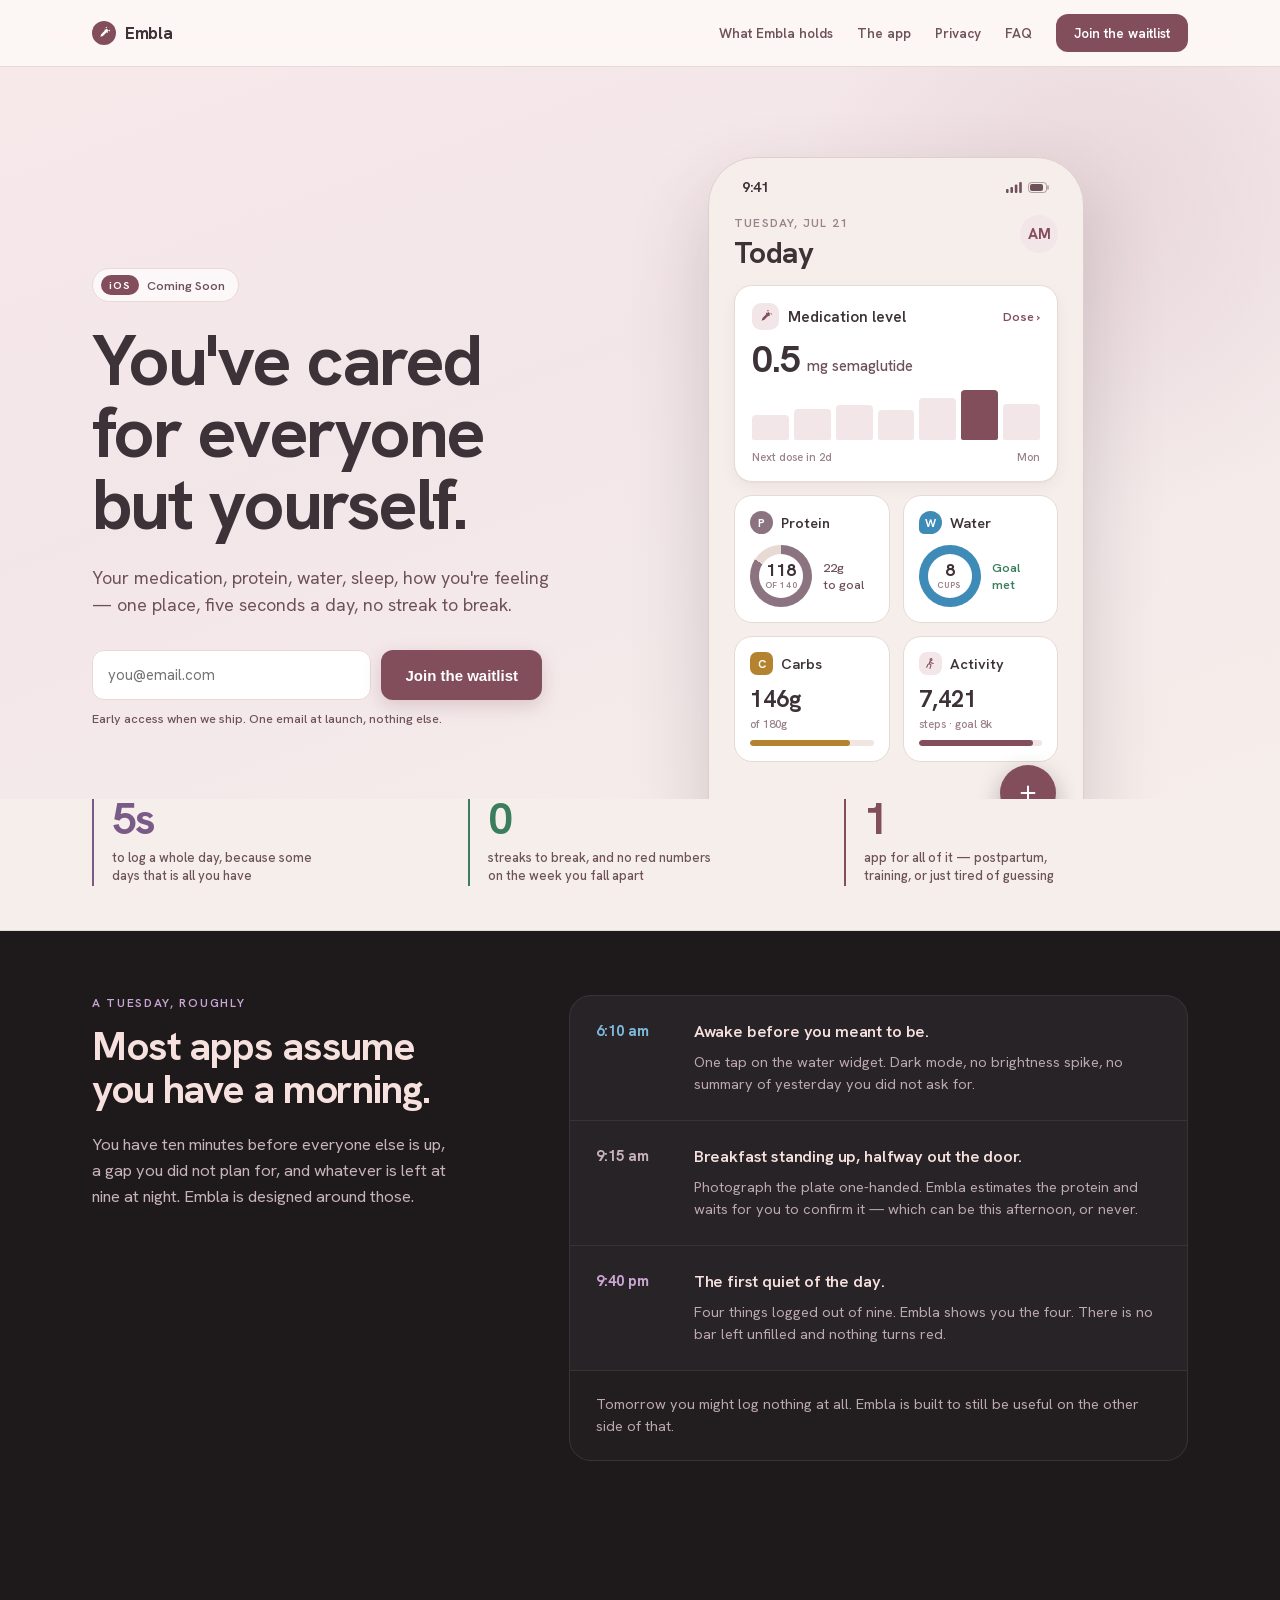
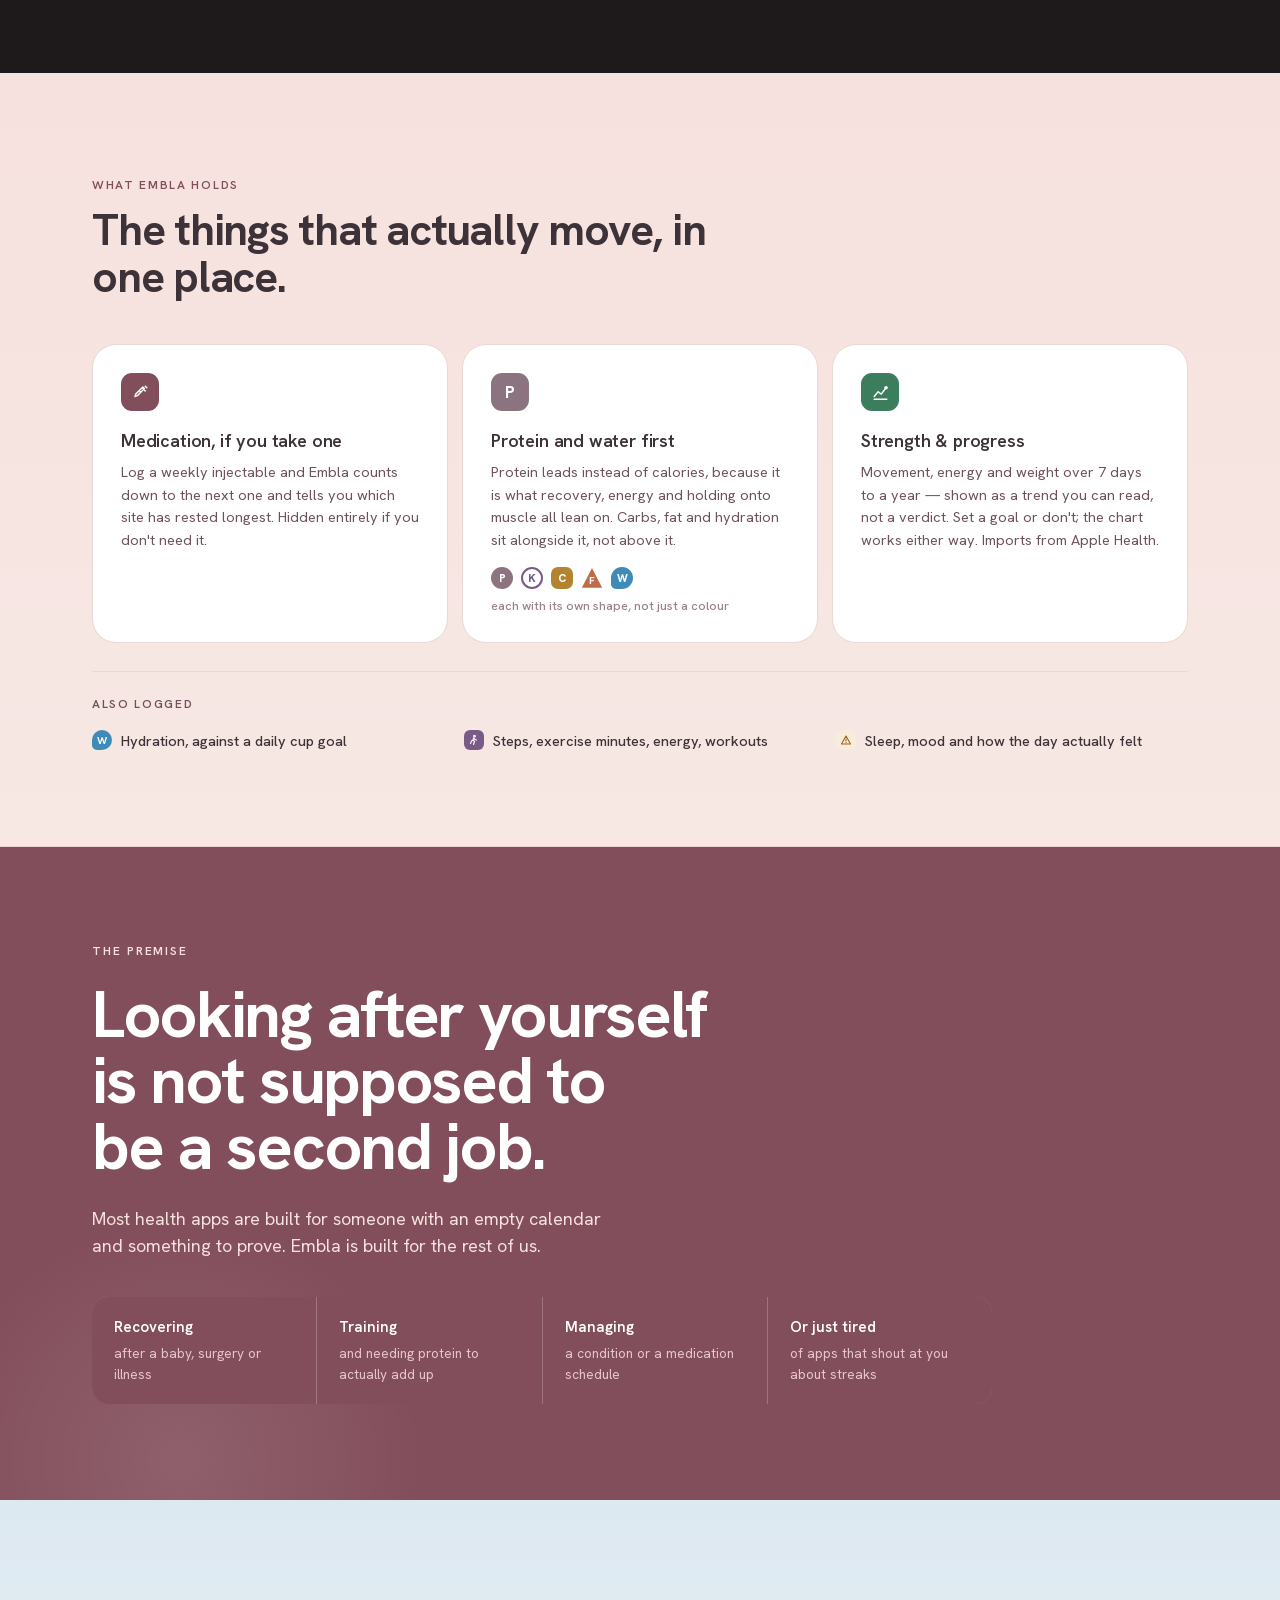
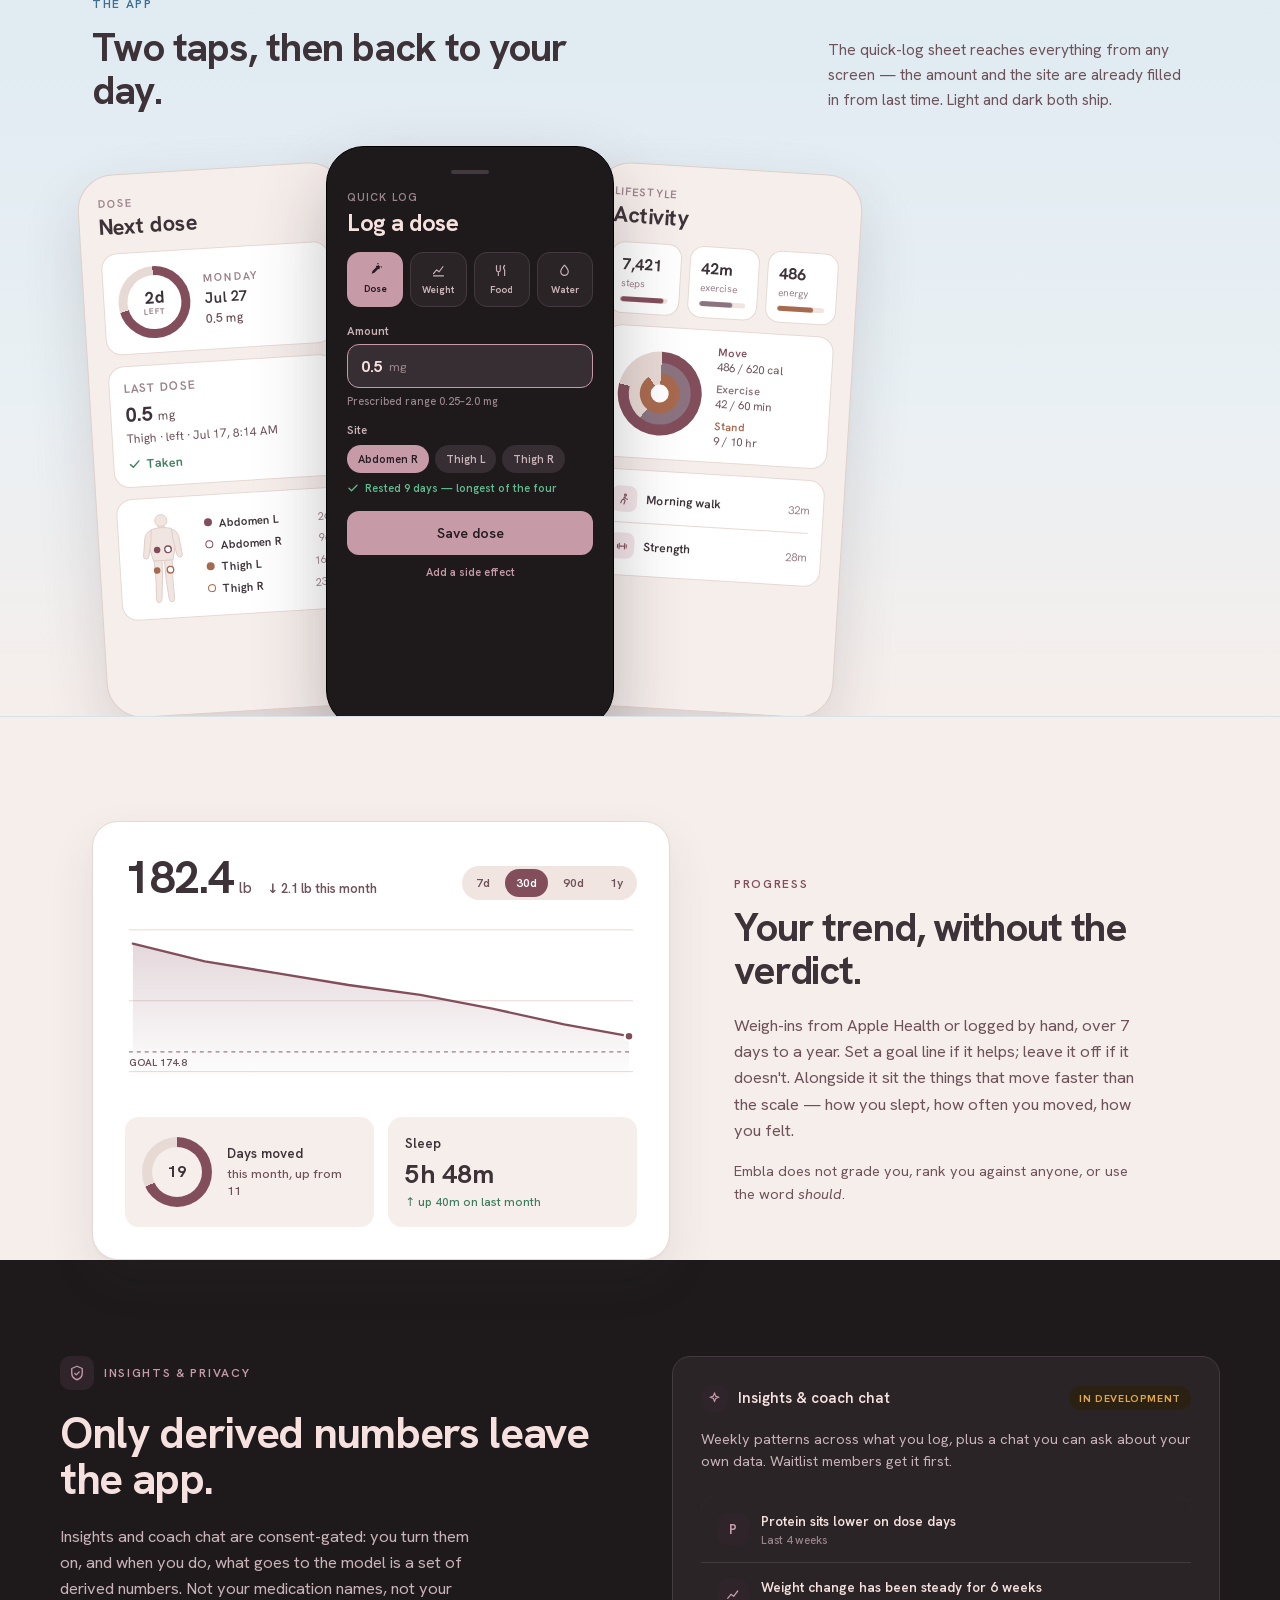
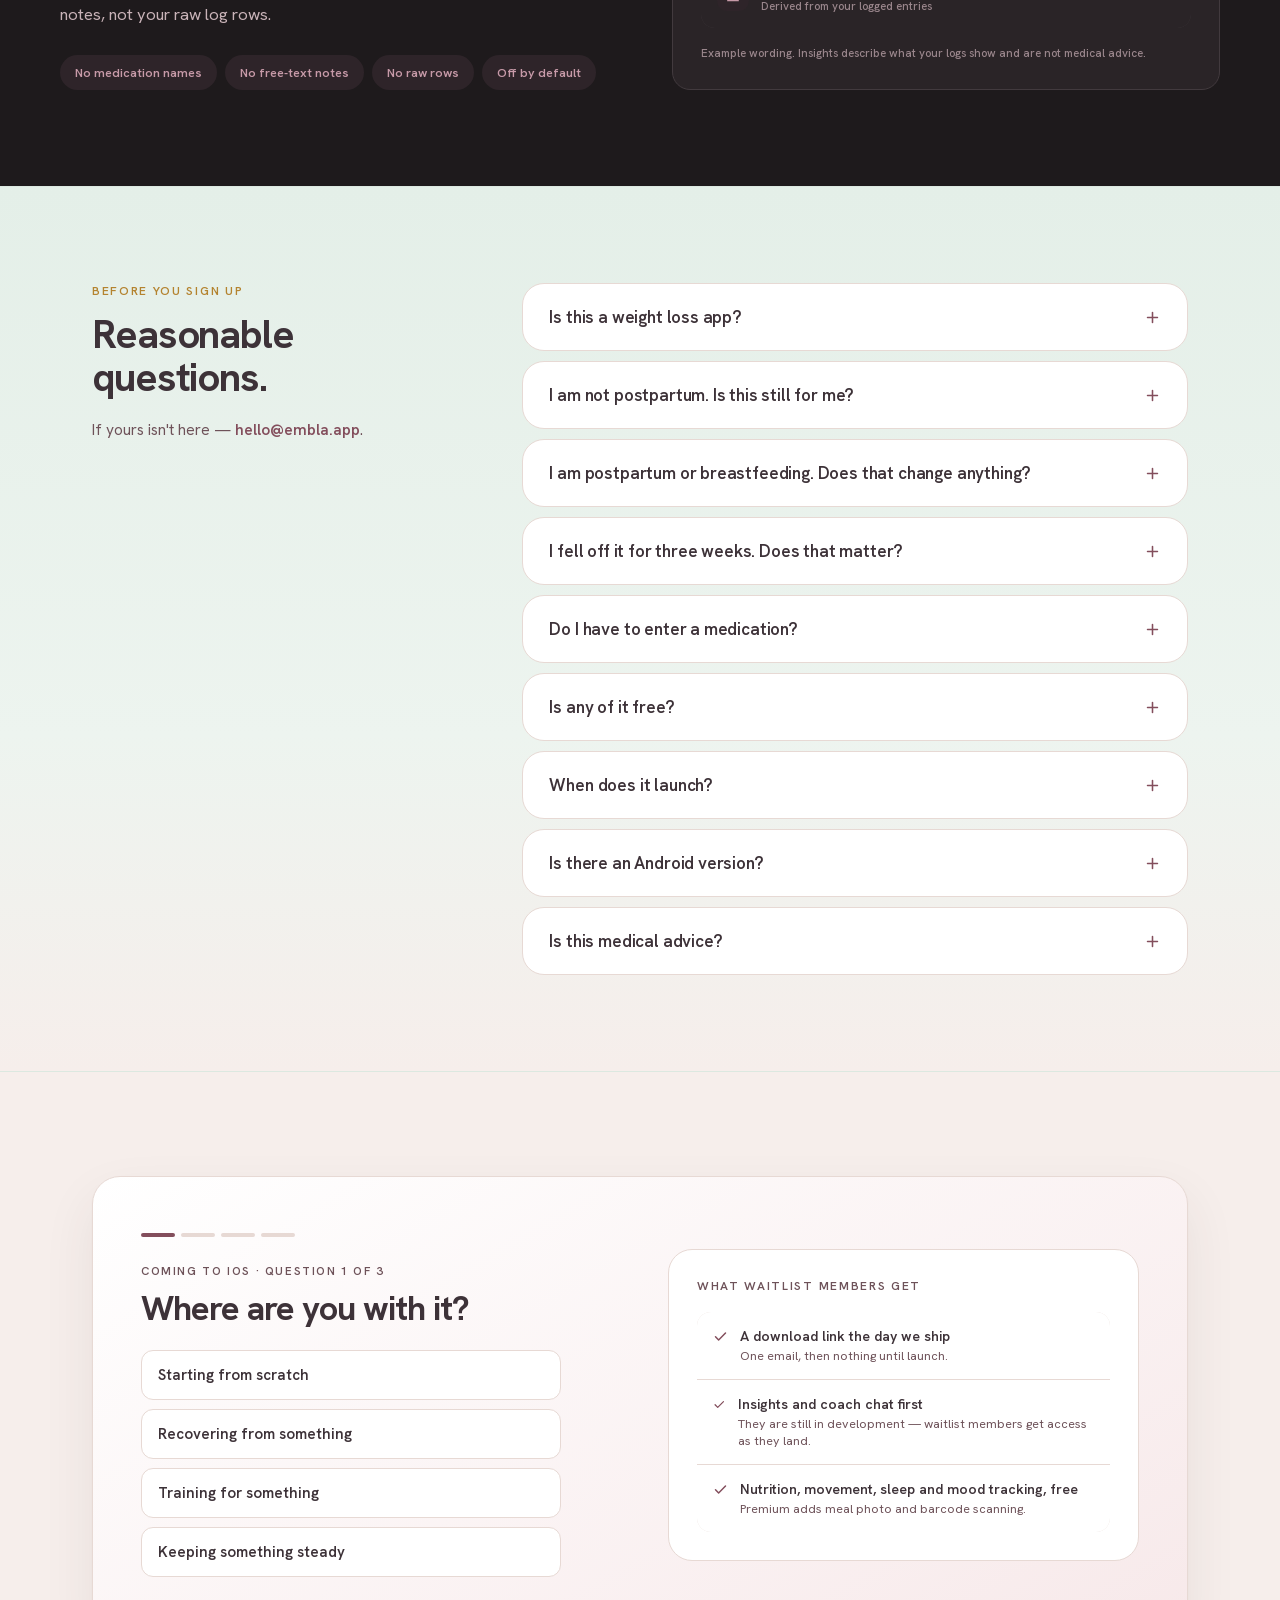
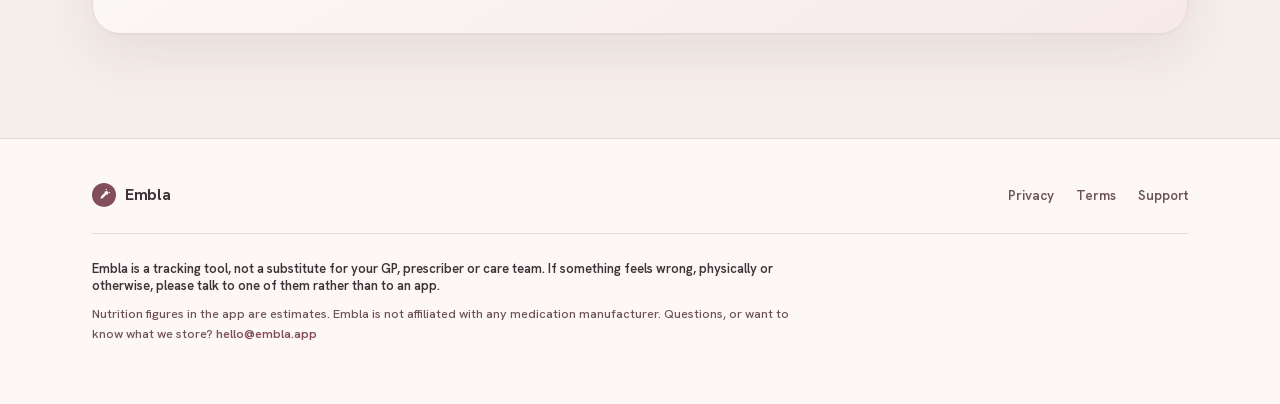
<file: Embla Landing Page-3.html>
<!DOCTYPE html>
<html>
<head>
  <meta charset="utf-8">
  <title>Bundled Page</title>
  <style>
    * { margin: 0; padding: 0; box-sizing: border-box; }
    body { background: #F6EEEB; display: flex; align-items: center; justify-content: center; min-height: 100vh; font-family: -apple-system, BlinkMacSystemFont, sans-serif; }
    #__bundler_loading { position: fixed; bottom: 20px; right: 20px; font: 13px/1.4 -apple-system, BlinkMacSystemFont, sans-serif; color: #666; background: #fff; padding: 8px 14px; border-radius: 8px; box-shadow: 0 1px 4px rgba(0,0,0,0.12); z-index: 10000; }
    #__bundler_thumbnail { position: fixed; inset: 0; width: 100%; height: 100%; display: flex; align-items: center; justify-content: center; background: #F6EEEB; z-index: 9999; }
    #__bundler_thumbnail svg { width: 100%; height: 100%; object-fit: contain; }
    #__bundler_placeholder { color: #999; font-size: 14px; }
  </style>
  <noscript>
    <style>#__bundler_loading { display: none; }</style>
    <div style="position:fixed;bottom:12px;left:12px;font:13px/1.4 -apple-system,BlinkMacSystemFont,sans-serif;color:#999;background:rgba(255,255,255,0.9);padding:6px 12px;border-radius:6px;box-shadow:0 1px 4px rgba(0,0,0,0.08);z-index:10000;">
      This page requires JavaScript to display.
    </div>
  </noscript>
</head>
<body>
  <div id="__bundler_thumbnail">
  <svg viewBox="0 0 1200 800" xmlns="http://www.w3.org/2000/svg">
    <rect width="1200" height="800" fill="#F7E9EA"></rect>
    <circle cx="600" cy="360" r="150" fill="#834E5C"></circle>
    <text x="600" y="418" font-family="Helvetica, sans-serif" font-size="180" font-weight="700" fill="#F7E9EA" text-anchor="middle">E</text>
    <rect x="450" y="576" width="300" height="22" rx="11" fill="#E0C7C6"></rect>
  </svg>
</div>
  <div id="__bundler_loading">Unpacking...</div>

  <script>
    
document.addEventListener('DOMContentLoaded', async function() {
  const loading = document.getElementById('__bundler_loading');
  function setStatus(msg) { if (loading) loading.textContent = msg; }

  const FONT_MIME = /^(font[/]|application[/](x-)?font-|application[/]vnd\.ms-fontobject)/i;
  const MIME_TOKEN = /^[\w.+-]+[/][\w.+-]+$/;
  function toBase64(bytes) {
    let bin = '';
    for (let i = 0; i < bytes.length; i += 0x8000) {
      bin += String.fromCharCode.apply(null, bytes.subarray(i, i + 0x8000));
    }
    return btoa(bin);
  }

  // Error sink persists across replaceWith since it's on window, not the DOM.
  window.addEventListener('error', function(e) {
    // Failed resource loads (CSP-blocked links, scripts, images) fire plain
    // events at the element — warn only; real JS errors carry message/error.
    if (!e.message && !e.error && e.target && e.target !== window) {
      console.warn('[bundle] resource failed to load:',
        e.target.tagName, String(e.target.src || e.target.href || ''));
      return;
    }
    var p = document.body || document.documentElement;
    var d = document.getElementById('__bundler_err') || p.appendChild(document.createElement('div'));
    d.id = '__bundler_err';
    d.style.cssText = 'position:fixed;bottom:12px;left:12px;right:12px;font:12px/1.4 ui-monospace,monospace;background:#2a1215;color:#ff8a80;padding:10px 14px;border-radius:8px;border:1px solid #5c2b2e;z-index:99999;white-space:pre-wrap;max-height:40vh;overflow:auto';
    d.textContent = (d.textContent ? d.textContent + String.fromCharCode(10) : '') +
      '[bundle] ' + (e.message || e.type) +
      (e.filename ? ' (' + e.filename.slice(0, 60) + ':' + e.lineno + ')' : '');
  }, true);

  try {
    const manifestEl = document.querySelector('script[type="__bundler/manifest"]');
    const templateEl = document.querySelector('script[type="__bundler/template"]');
    if (!manifestEl || !templateEl) {
      setStatus('Error: missing bundle data');
      console.error('[bundler] Missing script tags — manifestEl:', !!manifestEl, 'templateEl:', !!templateEl);
      return;
    }

    const manifest = JSON.parse(manifestEl.textContent);
    let template = JSON.parse(templateEl.textContent);

    // Nested page bundles (iframe targets). Each ships ONCE, in the ROOT
    // document's manifest; frame srcs carry an about:blank#<uuid> marker
    // instead of a substitutable uuid. Every document mints the blobs for
    // its OWN frames — from local text at the root, or text obtained from
    // its DIRECT parent over the relay protocol below — so each frame
    // navigation stays same-origin with its initiator and a deduped page
    // loads at any depth on any host, including a file:// download's
    // opaque origins (where a blob minted by one document cannot be
    // navigated to by another).
    const pageOrderEl = document.querySelector('script[type="__bundler/page_order"]');
    const pageOrder = pageOrderEl ? JSON.parse(pageOrderEl.textContent) : [];
    const pageSet = new Set(pageOrder);
    const pageTexts = {};

    // ── Nested-page text protocol (parent-chain relay) ──
    // Page bundles ship once, in the ROOT document's manifest. Every
    // document mints the blobs for its OWN frames, obtaining page text
    // through a strict parent-chain relay: a document only ever SENDS to
    // its direct parent (which, for every document the publisher's own
    // runtime minted, is another publisher document) and only ACCEPTS
    // text from that direct parent; requests from below are honored only
    // for the document's own child frames, and the ROOT never sends
    // upward at all. That last rule is load-bearing: the artifact host's
    // frame-ancestors allows claude.ai (and friends) to frame an
    // artifact, so window.top can be a FOREIGN document — a top-addressed
    // protocol would hand page uuids to that ancestor and accept forged
    // "page text" from it, minting attacker HTML as an artifact-origin
    // blob document. The chain never touches the ancestor: requests stop
    // at the root, replies are origin-addressed per hop (never '*' when
    // an origin exists), and both directions are origin-gated (on https
    // a foreign sender's origin can never equal this document's; in
    // opaque contexts — file:// — everything serializes as 'null', where
    // an embedded EXTERNAL frame still fails the gate by carrying its
    // own real origin, and a sandboxed child of such a frame is excluded
    // by the own-child-frames check plus uuid unguessability). Shape is
    // deny-by-default: one request form, one reply form, no error
    // replies.
    // window.origin is the SERIALIZED SECURITY origin ('null' in opaque
    // contexts such as a sandboxed preview iframe) — location.origin is
    // computed from the URL and stays 'https://…' even when the document
    // is sandboxed, which would misgate every opaque chain.
    const OWN_TARGET = /^https?:[/][/]/.test(window.origin || '')
      ? window.origin
      : '*';
    function trustedOrigin(e) {
      if (e.origin === window.origin) return true; // https chains; opaque==opaque
      // file:// trees: Chrome serializes the file document's origin as
      // 'file://' while the blob: documents it mints serialize as 'null',
      // so the two legitimate shapes can never string-match — accept the
      // pair in both directions. https origins never serialize as either,
      // and sender identity (own child frame / direct parent) is checked
      // separately.
      return (
        (e.origin === 'null' &&
          (window.origin === 'file://' ||
            window.location.protocol === 'file:')) ||
        (/^file:/.test(e.origin) && window.origin === 'null')
      );
    }
    // Non-empty only in the root document (nested bundles ship an empty
    // island), so it doubles as the root marker: the root answers from
    // local text and treats a miss as authoritative — never relaying to
    // its (possibly foreign) parent.
    const isPageRoot = pageOrder.length > 0;
    const blobUrls = {};
    const resourceBlobs = {};
    const UUID_SHAPE = /^[0-9a-f]{8}-[0-9a-f]{4}-[0-9a-f]{4}-[0-9a-f]{4}-[0-9a-f]{12}$/;
    const pendingFrames = {}; // uuid -> [{el, frag}] awaiting text for own frames
    const pendingRelays = {}; // uuid -> [childWindow] awaiting text to pass down
    function mountPage(el, frag, text) {
      const pageBlob = new Blob([text], { type: 'text/html' });
      const u = URL.createObjectURL(pageBlob);
      resourceBlobs[u] = pageBlob;
      el.src = u + frag;
    }
    function deliverPage(uuid, text) {
      const frames = pendingFrames[uuid];
      delete pendingFrames[uuid];
      if (frames) for (const f of frames) mountPage(f.el, f.frag, text);
      const relays = pendingRelays[uuid];
      delete pendingRelays[uuid];
      if (relays) {
        for (const cw of relays) {
          try { cw.postMessage({ __bundler_page: uuid, __bundler_text: text }, OWN_TARGET); } catch (err) { /* gone */ }
        }
      }
    }
    function ownFrameWindows() {
      const out = [];
      for (const f of Array.from(document.querySelectorAll('iframe'))) {
        try { if (f.contentWindow) out.push(f.contentWindow); } catch (err) { /* detached */ }
      }
      return out;
    }
    window.addEventListener('message', function (e) {
      const d = e.data;
      if (!d || typeof d !== 'object' || !e.source) return;
      // Origin gate first; the structural checks below (own-child-frames
      // for requests, direct-parent + solicited-uuid for replies, the
      // root's never-relay rule) are what hold in fully opaque chains
      // where origin strings can't discriminate — a sandboxed root's
      // FOREIGN wrapper still fails all three even though both serialize
      // as real-vs-'null' rather than matching.
      if (!trustedOrigin(e)) return;
      if (typeof d.__bundler_need === 'string' && UUID_SHAPE.test(d.__bundler_need)) {
        // Requests are honored only for this document's own child frames.
        if (ownFrameWindows().indexOf(e.source) < 0) return;
        const uuid = d.__bundler_need;
        const text = pageTexts[uuid];
        if (typeof text === 'string') {
          try { e.source.postMessage({ __bundler_page: uuid, __bundler_text: text }, OWN_TARGET); } catch (err) { /* gone */ }
          return;
        }
        if (isPageRoot || window.parent === window) return; // authoritative miss
        const waiting = pendingRelays[uuid];
        if (waiting) {
          if (waiting.indexOf(e.source) < 0) waiting.push(e.source);
          return;
        }
        // Never-answered uuids would otherwise accumulate forever under a
        // request spray; past the cap (far above any real page count) new
        // relays are dropped rather than remembered.
        if (Object.keys(pendingRelays).length >= 128) return;
        pendingRelays[uuid] = [e.source];
        window.parent.postMessage({ __bundler_need: uuid }, OWN_TARGET);
      } else if (
        typeof d.__bundler_page === 'string' &&
        UUID_SHAPE.test(d.__bundler_page) &&
        typeof d.__bundler_text === 'string'
      ) {
        // The shape test is load-bearing beyond tidiness: the solicited
        // check below uses the in operator, which matches prototype keys
        // ('__proto__', 'constructor') — an unshaped key would reach
        // deliverPage and throw, painting the error banner.
        // Text is accepted only from the direct parent — the document
        // that minted this one.
        if (e.source !== window.parent || window.parent === window) return;
        if (!(d.__bundler_page in pendingFrames) && !(d.__bundler_page in pendingRelays)) return;
        deliverPage(d.__bundler_page, d.__bundler_text);
      }
    });

    const uuids = Object.keys(manifest);
    setStatus('Unpacking ' + uuids.length + ' assets...');

    await Promise.all(uuids.map(async (uuid) => {
      const entry = manifest[uuid];
      try {
        const binaryStr = atob(entry.data);
        const bytes = new Uint8Array(binaryStr.length);
        for (let i = 0; i < binaryStr.length; i++) bytes[i] = binaryStr.charCodeAt(i);

        let finalBytes = bytes;
        if (entry.compressed) {
          if (typeof DecompressionStream !== 'undefined') {
            const ds = new DecompressionStream('gzip');
            const writer = ds.writable.getWriter();
            const reader = ds.readable.getReader();
            writer.write(bytes);
            writer.close();
            const chunks = [];
            let totalLen = 0;
            while (true) {
              const { done, value } = await reader.read();
              if (done) break;
              chunks.push(value);
              totalLen += value.length;
            }
            finalBytes = new Uint8Array(totalLen);
            let offset = 0;
            for (const chunk of chunks) { finalBytes.set(chunk, offset); offset += chunk.length; }
          } else {
            console.warn('DecompressionStream not available, asset ' + uuid + ' may not render');
          }
        }

        if (pageSet.has(uuid)) {
          pageTexts[uuid] = new TextDecoder().decode(finalBytes);
          return;
        }
        if (FONT_MIME.test(entry.mime) && MIME_TOKEN.test(entry.mime)) {
          // Strict artifact hosts allow font-src data: but not blob:.
          blobUrls[uuid] = 'data:' + entry.mime + ';base64,' +
            (entry.compressed ? toBase64(finalBytes) : entry.data);
        } else {
          const blob = new Blob([finalBytes], { type: entry.mime });
          blobUrls[uuid] = URL.createObjectURL(blob);
          resourceBlobs[blobUrls[uuid]] = blob;
        }
      } catch (err) {
        console.error('Failed to decode asset ' + uuid + ':', err);
        const blob = new Blob([], { type: entry.mime });
        blobUrls[uuid] = URL.createObjectURL(blob);
        resourceBlobs[blobUrls[uuid]] = blob;
      }
    }));

    const extResEl = document.querySelector('script[type="__bundler/ext_resources"]');
    const extResources = extResEl ? JSON.parse(extResEl.textContent) : [];
    const resourceMap = {};
    for (const entry of extResources) {
      if (blobUrls[entry.uuid]) resourceMap[entry.id] = blobUrls[entry.uuid];
    }

    // Artifact-host CSP (connect-src 'self') refuses fetch() of blob: URLs —
    // consumers read these Blobs directly. Survives the swap like the error sink.
    window.__resourceBlobs = resourceBlobs;

    setStatus('Rendering...');
    // Page uuids have no blob here — they ride inside about:blank#<uuid>
    // frame markers the pass below resolves after the swap.
    for (const uuid of uuids) {
      if (pageSet.has(uuid)) continue;
      template = template.split(uuid).join(blobUrls[uuid]);
    }

    // Strip integrity + crossorigin — blob URLs from a file:// document inherit
    // a null origin, so crossorigin forces a CORS fetch that SRI then rejects.
    // The manifest bytes are ours; SRI protects against CDN compromise, not this.
    template = template.replace(/\s+integrity="[^"]*"/gi, '').replace(/\s+crossorigin="[^"]*"/gi, '');

    const resourceScript = '<script>window.__resources = ' +
      JSON.stringify(resourceMap).replace(/<\//g, '<\\/') +
      ';</' + 'script>';
    // Inject after <head> so the DOCTYPE stays first; prepending the script
    // would push the parser into quirks mode. DOMParser always emits a <head>
    // (synthesizing one if the source HTML omitted it) but may carry
    // attributes through, so match the full opening tag. slice() rather than
    // replace() keeps us clear of $-pattern substitution in resourceScript.
    const headOpen = template.match(/<head[^>]*>/i);
    if (headOpen) {
      const i = headOpen.index + headOpen[0].length;
      template = template.slice(0, i) + resourceScript + template.slice(i);
    }

    // Parse the template and swap the root element. Scripts inserted via
    // DOMParser/replaceWith are inert per spec — re-create each with
    // createElement so they execute, awaiting onload for src scripts to
    // preserve ordering (React before ReactDOM before Babel before text/babel).
    const doc = new DOMParser().parseFromString(template, 'text/html');
    document.documentElement.replaceWith(doc.documentElement);

    // Resolve page-frame markers: mint this document's own blob for each
    // framed page — from local text when this is the root, otherwise by
    // asking the direct parent over the relay protocol above. An
    // unanswered request leaves the frame on about:blank, the same
    // degraded state as a refused embed.
    {
      const MARKER = /^about:blank#([0-9a-f]{8}-[0-9a-f]{4}-[0-9a-f]{4}-[0-9a-f]{4}-[0-9a-f]{12})(#.*)?$/;
      const needed = [];
      for (const el of Array.from(document.querySelectorAll('iframe'))) {
        const m = MARKER.exec(el.getAttribute('src') || '');
        if (!m) continue;
        const text = pageTexts[m[1]];
        if (typeof text === 'string') {
          mountPage(el, m[2] || '', text);
        } else if (window.parent !== window && !isPageRoot) {
          const had = pendingFrames[m[1]];
          (pendingFrames[m[1]] = had || []).push({ el: el, frag: m[2] || '' });
          if (!had) needed.push(m[1]);
        }
      }
      for (const uuid of needed) {
        window.parent.postMessage({ __bundler_need: uuid }, OWN_TARGET);
      }
    }

    const dead = Array.from(document.scripts);
    for (const old of dead) {
      const s = document.createElement('script');
      for (const a of old.attributes) s.setAttribute(a.name, a.value);
      s.textContent = old.textContent;
      // text/babel scripts with a src: read and inline. transformScriptTags
      // does XHR against the src, but blob:null/ from a file:// origin is
      // silently dropped. Inlining makes it a plain inline babel script,
      // which transformScriptTags handles unconditionally.
      if ((s.type === 'text/babel' || s.type === 'text/jsx') && s.src) {
        const pre = resourceBlobs[s.src.split('#')[0]];
        s.textContent = pre ? await pre.text() : await (await fetch(s.src)).text();
        s.removeAttribute('src');
      }
      const p = s.src ? new Promise(function(r) { s.onload = s.onerror = r; }) : null;
      old.replaceWith(s);
      if (p) await p;
    }
    // Babel standalone auto-transforms type=text/babel on DOMContentLoaded,
    // which fired before we swapped the document. Trigger manually if present.
    if (window.Babel && typeof window.Babel.transformScriptTags === 'function') {
      window.Babel.transformScriptTags();
    }
  } catch (err) {
    setStatus('Error unpacking: ' + err.message);
    console.error('Bundle unpack error:', err);
  }
});

  </script>

  <script type="__bundler/manifest">
{"435cfd9c-ccee-4ece-b748-8a556da7dd01":{"mime":"text/javascript","compressed":true,"data":"H4sIAAAAAAAAE9196XbbRrLw/zxFi5MZgzYJLYkdh7KssSXZcSLZHklOZq6skUEAJCGRBAOAWiLrnPsQ9wnvk3y19A5QkjO526c5ExO9VFdXV1dXVVd3Ly+L1ztvd/ZfHO5si0GRT0QSd4v5tMom6XJZxMsPw6oU//nv/yGSXEzzSqRJVoViP+3Ps3EiLrJqJD7FiVVL/OUvoj+fCvgUVOhT+FVrXqairIosrlrrXwVBW2w8F9dfCXEeFeLkJEkH74t8JjbEu/5pGlchJGTTFNPSorpatwu+zYtJNJbFg7x/2hFn6VUHCoznKcGFT5FNBWSJTQPcKnot0ul8khZRf5z2RFXM046I8+kgG86dtIsiq+xvakLctEUPgR8BrGPAgVINirN5f5zFr7IUqLMAQa8fXKa6mqX5gJBf2tgQrfJq0s/HLegCJj0SrRY0awFa/[base64]/HmsYDOEazEDbiw78E96ngGdbwAW4w7VkFNL7rvQjW2GQKUXFUzs/rxKYUgQPkFptcXmJiFJVVzSX0swVTqZjYGyPaBAmE2nafHD4d5uR+aelj3Tq039M6zSy2orn1ZASvH5M0+MVkvV4j7oD+oJfd3U2FGOyyHAC2Ds3DEB0TPdi6oYGWP5GY5EsNn7WB798/nxw/bm8+UwvUxjqmaNj660cJjicQ6icAN5JRxHZfVmmqSX7wZB69kytvHcHm5ZFqRBdxV7yt/PDGpAM6i9sC1FXtlcCXIpDbzKIFl0ytHKcThOp8Nq1OG2HPYArgJAOP9ggr1H0hUwNYiGr2DdOAAmmA6RIB3RwiFaHlWTscth/5d59L+ZK3VviuhCMSaxGH0rHBluj/qgacKfDFmIcVoxyIS/q+JK943TgYI/Hrx7y0NJ7XHJGxET/6vSX9DojcFXtgEkkSucTKBFLqflvoW5L4oiugqzkv4NuFC7/fsbl7MYlIANp/+crthnA0uEX6tPUF0klk7yho3rppvXq027IoX/bIhric4gL2AqU86ZAMhSxYGlvMSV3+oj0usMJiHT5utWm0AdnR0zmvDD7qBPERsu1mvLuQwIE0YezRo4L4nfRhOazO+jagRjUI2mkKAQJE4ianI6s3kDV+H0TuM8ST/sv9nKJ7N8iqverJGt7MHqRyQaZ2E5G2dV0FpugXwB/ahNLe3nedVypiiWD4sUpifIteWPYRJ/DFHofL0MIgjqWlmYvCnTXWg31uLdh0Reu1ElePniYOdk6+AAUPpEzYZl3CWIo3ycpMV1P4rPhkU+nya9OB/nRXeSXQageZbFsN+J50UB3d7CDPH0z52qiKYlMCKkSUII0c8LgNNbnV2KMh9nibgDzOOV2+B0iyjJ5mVvbXa53s8vu2X2G0jknsyElPX8PC0G4/yiN8qSJJ0y7f8KHDMoYDxLEGbdcgSK9/XKn63OdWd5mSGD9FZXVv6MSNzgj8YSMp8hI9GRZijMK1ChJoCOT8TO7SUzEKjFDH9NsrKE1GvdVJGCWM7OU02Ee4/G41upSJV7VoH7d6bX66cw3dMv7ZSqdx3zAtJ78EAhpbsb9YFFYAFbz6ZlWvVW1mc5wemm51Cj7E1hljWQYgzDGRXdIfIGzsLvV5J02AGSRMHa6ned1dXvO0+/66y0xRpQhZO//a6ztva4s7a62gm/f9wW33z356YKT775c7veIHJd2vsWGQWZZD2aZpOIOqCYS6yG35Yixbmegc01zar0Cyg8rUbdeARWZTB99D2KU69A+3ePQSPkWjEN/9r0bAHpv0wm3DSJmG6Kps71LEoSRPFbEBRPYXYPgE16qyA2loGWYp51J/k0B0Bx2tG/FELMznfg8p0vWC5gLnT7QLCzHv23iwkGxfq0TDIQ2tFVL5six3X74zw+W7/IkmrUW0sn66M0G44AZ/jpCSGFJ6RWWRyNu9E4G057qE6BzKqqfLJu0ZT58DFwp/x/+E17vSZGqdRKB/8XPv5iKVkTAArAHFTebkn6Ko15Ez3mU1hs8/F5mlzjKHUHwHLjq96CMaIiNGPCp4+BNl8yZgsXg3tz4KoPwaXQN0AhJYUkA64ISDTdHuVlRf9GpeJUXzqbwuN8mMV+MS3VqnzWQ9Yep4OKfvzWJfukt7b67XffPv3mybffrU+iyy6z1JOVeOTj9gSGf3UFR9UQ4E/[base64]/bESvg4nqxLrQxUQ3SJpR1BbjAoxrIAmsgSMNqj8zxLTOE/ISagQXX0L/[base64]/[base64]/[base64]/xUUcA4x9mMXmfaNKFoP8e4OIRrOgu64ydwQCGzxt1Tb55H4BwnoQaBFP6nIpHYlWDE9yXECqUMKuAMPO+lSmlg9+IUwuW4hRQdCveaPbsiKNjnSH5MB1E83FV2v3cSyf5gs4klm8P/xz/HqhmjAs55fbSKsIV4Pqm7aDLpc8BkFd4Mzw6O94MJUbrVhVk0nNyDKLSJcD+TtgxeG710idUYnfba8pQQRYeBfukvF3j3paiSQc/TM13YKUVoPuV3KvGaa334Dbc/T4z2VSanE7YbNvmJzdLTVZgazAIimAUuKzblpDTcZma+osKd4Qz92Xf1STBRNshCLp4YRyCb7Z3QIff34GeLf/z6EX336LubydfH8tfK93v4ePh8ros/fbD3sudfVW8u/kxeRR8DOG/bdA0sJBRathiDM6jMRC8thOFSAAMs8EC8r7IJjZFl7CMXj2ZQ0wuZqJbmdzYQQu93JREvZNO4q5YlQXaVIBMwvIXMG9+GeXjlGDU3fEu5gSPd5lWO6K72m7gjvRX6MoA1sHDfLYLBtN459c5WPzVFbdgIf2rL5LGOGEWtrgCX7/KDTFvghe3VlS1QBDBz3wmKWKAlBcZ6kYB5doTOUYfVguI1upZM1WSBrEFchbW/OTySwvLLzWWvwW8U1pO2UWgrbK2rlnjj6WW5qOlxcPbtkeK+BPrYpiEqY5fTaUGAM0qRp9N5VA7aTWohG4pMPMpWCRpLeR/PRNZvZesLAu/nU/[base64]/QZtZttRsosKkkQTULJGA/lunACQfTUzvCZx4tCFWocWJ33/0WDTLmCOno/YkX113kjEugHpjkiVVTz0RCPOCYTxHoWSAW2Q+tVr3pjj+uaiqwsctF1qDSFSNOGKRnLB2mRvr96ndsskwQJYc2VobIrZj0qvbNCYiW0ectq2hv3NsMVrSHtoNGAGL+nI8DT0aEWyY0wCbp/RXRmufoqPL6O1bL/Z2dk9eHB5i8GOrjLsxqPrjLokS0uvfkk/+cOfvhyeHL16j8xJdeQepjPVrRSLq9wvRF/0kg//nMAQizqpUYDswamORDGAVn0C30P1+1k/QoX4mfhWlKKPJTJSTCChSzqIpRcGeUTBsPh2SZVzOZ2JOiFz0i5YMfpAdbokW/UL7qK3w3X/xy8kv+y/eoyFKuXJPivpWRBdyj0oGH8kQVpVHnyoLvbNWFn6qLBQ7VhZ+qqwBWEtWFn6qrMJKL1SiDUcDGdnAZWIczdjnrHJkAtLgxu79h7ey/zLoBQOXd8BKzVIZ/iXTU5mmKIaSaxYER2cdcX5M1v3ReUecHTvk3fkZZd+eRd98GgPjnwFe+XQLf0l8IX0UTYcpZ9BPnZNNZ/OKMt7gL50OIz7JOOOAfuocmCFJfjGlrJ/Sq234befNZyrnw8xOn8E8LVXWe/zQuZN8XqYa5h5+OVApX8KlXAsy5aVT2gFR2Tv46ZYYp9F5akrs4qcuMcjjOaP2Cn/p9P54zlBfwg+dmuRzYE1D6W369uiNzrXLapJO50x0/t6DbxevSW6jtZdbWFE+7kKbfPRrePly8DjbGj+52aep+p6/HbrKMpKysoRFW5mvcZQlHCxlGTMCspA7BrKUGQVZyh0HWSqOpnE6tottUYpfTtNGlnKoo8pI+qgiFoWGeaUbnIGMZsRe55VulFJ1+XFeNlXYheQFNap8Ho/KKioYh0P8PMBPt0Q6TUz+zjRxczX1KduhPeVb1KISHq2SIhoaFLbhy8UA8xUCmGu3z3lqYDnXHlXMN0OK+e54Yr4eJMx2Rkjv9xn0XqgkF0ddUiGqy9nY6lJ6V9It+0YlG/rpfUQ9BDoFIX9liXNclinELtjsHf3zeevB8efW0T9bxw9bnx8c/fPB8cMH7Yd6j/HN3vt3+4cnBzu7r062dt8d7LB7DVfr/XS4czmTC/az4LLLe5afk1j+agctUDi4ObAk2svPJb6tYYYYaflv1AXpvAs+lu3gKOr+dvwIfX2Ww+/4YRsyH260l4dYW9sUrIFsoZqBkcdlgBuMSttT/lYMTVIhipQh3KY7MjE46YDq0BFT2nVBvxi60WfQCUuxeUTZJuSREF0edsA0pPKtLvY+Dqt8N7/AGVWmaJKhz4uaqTsSVB+goI09/karpAH7ptGxO1F1RMTIPENkKvh/hEPx/Nmy+m49bxl0mhtbfjZKxxPQzT6Wn58D4cHsaz3DnWNK/Xq1dWvdj8tcDkbtuay7rCs/9+o2DyMXsdz+R6CQj6Fv4ywqj60Q35r2YfT9W6gobHZuBc+WN9tIHWwDCRRsbhx9/Fg+P263OsS67Y6u2ILeI1EREZnY5ErCVmvDfZb2o/[base64]/afbbMwZmKRLAdyYhQBrryPAGub11f18drhjSUqPOoLtfRXh76e1MGCwLAWnyJY4VpmfiLWOVtcXsfhU530DmMsh2egiYRtFpN1OdtPsCIRwH+I+1IOQjeaa44H6N1xaczpiAfwIAA7uONJS/6Acq8TitYH7HPR5K2Mg807yTfGkdlmdq56JsYgdZzkP2GY2zc3tbcuJZrgTyQiNPkKAxDRCaM1EmX0vIz4+BQ/As5HkDe4Qd59kyqOndTzdDr7k8YRIvdAnYUC8KFVHtumDWprTb1hKzpzBOqRrPD1KhtvUj4jCBShYIlHb+JRSt9EpP//C7cLEaad/K7Nr8Kd4TC2bzkuIHQSrd68aStTma274kCMA2f9EjySc0li4DNVOqyK3eJKxE1lIJDu3W1/kRFFmElGGE/i8YZemoNz6IB0j2peWecgYmRFNAYA+FP3E21fLXaA6YrATubKrgivYKE5goO+qBmNmCubXY+lYtRV1AQxC58Hq0du6sTJ8tx+6btD441a3nUEWbHEck80MdN0uTart9xmahjuFWfvkGN84d3B6A2Hf5jd+fk/f6796gOLz8Ufz05ef9hf+fkRDxc1g6pI2qrpQJolQqLYbPqd4HBc+qjypXZ2eJoavVFxwjUB0XVqg+OvlNfMg5Xw0NFHsZugnoaE0BLxhFZbIzYAU6ogKaVKxPREbahTllRvhRKtL1NPn+lKsjaPVlsSToWzSEtq7o5ncWJPW/DcAnabfR6SiVkvuDIFruKGpQ6hOevbjR/cB59qR5uyzufGcJRhHIGIEN7gKcT9uGwnnOybG4fAMPu9axuN+kahzKUi5TcptUMFgZh4vz8WCgVCaaW2OXlJTHNy3QyBFr0RJIVgFuXDvl2sYUuzIhsOMXKVB6gmyPAlu6tzA+zOkLJt0Jv2gUmDLKKJjNakb2FD5dF/[base64]/aJKB3i+Y/AZ/gsji//g0mTcCp/VQtz2YL348HcNQk2Oz3xc+DPJqM/a7vzM/7S9uKCs3E7jsz2MAD+MhkGqbXDaShqHGCw6fmsUOH2GwIRCmBgMFWpQq+YqEpDvHpeOVbBwF53s3eE470fjbhnns5T1CzxR6bffyAHYGc0FaaOImUUZq8oYdTZexAjBtQA26PdcjoCZZJhixsZC2CcNS/OFFtRZgs1QcwxZV3DKoQf8lsXYKXtRHiwuvQdtuBiAkK7ZBNP0sjoYZ0n6BqcZ1lOnoRFPqRxzBSWvUCDOZzBIGMtvmwtWOMOp7qod1HGKgS0r8G+3W98bnqoqR6fHYbyuc0mefoEw1WsH4mY4b90qYGG/ZE0cjtWpWO9tmpy6wCZAbjjiD8xaIi27GYYG+cHOZmvUIjptzWqEXMHO/3VoisQTzxzSruMGrK8WALvKewqYoAowBX40EJM2In1KYmFZ+mcy+8i4VU4FnoGtJtLLU9VeN6EydDLpXpQ9VEi83J7JjeaXrfUaUOQPZngKMsY2yNxesYvKAqUs0KkF+5L2LpXsqYxm2WSEe/zPI9Fi/[base64]/UOmje95QpSHVjiWq7ltYosC45elVEwwmplNdIgR4gBvog2hF439VcRqPftGt0oVW4rtXdonpbAk6ijTDoXAqp7+sLACyYoV50lyJXiuYK1rUTeeKBbgE/[base64]/TBmuqtuy4wFtA5j+zdZ1vlm2vE0Ma+VEGByyrw7YGPiyBTnq+iKJt/mFW4rLaQ8JhlNtIu81uBLwGsW86JI304Nh9ukCL13AdJ9Fyuln/0mRneHFXdL72mM5hIEFM+HcTNAypLUgX18T284U9wAji5ubllfQ0cNsvQv/vKnsVUU28JIWNAqS4jwt1GAl6iA8L8DwHZUCJlx15SLnodbA5vhnY9xM5yYa34O+8iaMGnFV36xEC1ODDrKONSeyEgRAlihxy/qRe0nWucc6uju3reoZrurnCzHgKUCqg7myixNb/RxkIpCmUYRYzUsC3kU0pJRypp1bfjSmVLPodFZeR3qOs7J6naIEtR31NXcGFtN+i3WrflTKI8S1KlEpK2Qg5lt2HfTmvxXycPMbWhS9urRnZV/oQuf5JbwVoNHqioOFdEw4DjNvLTbdPSjiJnztLt4pjhX/oE2LFQGgpCTvuapRIQHosh+WczjwfkISS1FL5jAjrlQ6iZw1nkj8YsHygNU2grrRegByRRHskXjQ0teDTkWEXREBlpDMTohggNAt0sUWIpJqR8emQG27TJdijnlOdi5TkVLIcTUO1MrTc6F95f5bl1q3LKW1xZRR4aUUGbq+mmrnF53apeOgzDhHPEeOYUpTxa/[base64]/XUaestXQlKS2Fv/3pI+9cWQev+fpyXQ3dG8gQ/Uw6D9/LGXHudYAlgXEznzl58W21I805vIG/utXXPusPSXlupgnfLge3QpPmujr5RYd4xKmgb5h7SwBM+Mr5HTy0KmWp3GPStq0jNUeNICt4zw6WzvqJIDH7PthtVdVg9pavDfmdDC2SWEWdNLSJyC4QHZnHFL91UlFF7dXFUxAuQ1M6s+jo8L/DEpUJU2ZmbXoL2aZSPlm39S8MAEAjJhFTg15GdRIdje1qoK+EzTd4NoHIwJw5c/hgGp+Xl56q8bAcfNz//6fPXbXXt1Jx6Drl0dfRp6QD6/0Ww44V5YkN2Z8lYmhr60sa/uBhc3rIWjKJyS1/PozaYQVzoo/6gxeAmxRKybO1GbzeClyHipvdP6RXFRVjQQSY27N5v3rYPvlCFM01smt8hZfbsNjcXrHE1dlZ7BBboTYoaUtehe7z/EpiYLgA008h1QXJ5FMn2hED3o1XbLB10kXSRapluLVdzXKkQSJtKIFFRJI/zKNm5hOGfRuOA5xRMl46Y83XWSjbbovBcxTiIYMi7Mw3recOyJ5kd1xzrKCsJJO2r8NaN0iOHKq+uT+N/7q1kmOUCmVT2I3AWEdkhF2epkFrVUVSq+s7a0Fh/[base64]/gJsc63nQrIjGmA19jLN5aMIT8FEt9HLXCPFJT2LJ3A9NBwUa/GiHrzLgzMoID3q3vunotmE76+8ZCRu1f6WZGfHFcRyWBHBkh+8zMBQMOCynF30C4xtGTJqiqQ8E42k31A5/ScK4v+RLN3FK/jZJGEd1eIl4RyTPvgDQoq4xUwmyCx7do3AulYtP+SK2nJtjMQ/9/pfXgoW88FhhuerDAffk/xdUsKP5o3q4ZUaYLNXPqvtEPfhv3QG8UbCkji5YK82ktoI7NJWUptG1FRfLYxHjVm9Tu8CfGCwTImRKYfcSMzpdhIfcKyhfjcdB6aG/MyZtBEut0jaZZUtOe7WJ4c4klGW0VBeUJt+4F09IRoDXIffzN01ULa+9qIhNzRvcSUY0A/vvsmXiMO2nw85HAMYyKLSDCiyrIwEBSi6PWXaS29ggvicG9baj2/DledRJWudR4vnnSVkNAN9vt/LyzT5FEGIPx084/dvD1LvfKDA50lcH4qEnDchOJnK5zgEWmglS+pQKXrfOoBF7ENyjEeZakuYjmSZbf5yqMt+8OT+T1HQc7uztbh+/ojo8eLIR03BcDSf3rPY7lYbAO79a3yc5yzPlajIPDYXgS85DCSMxVFEd2XO2xtFG9wK74dxpyfKX+u+n4yjJaKCrWNltQ224YGAp9kBjzdVBj777VBhK29SagjQfIroP5YJBdAhoWTqCJfKYzDe6c9C3h287FLHLr4WmVuhFnm1z/PUbW3dtx9zSp7m0DNDoaafngw0s8ELerpjLzd3kFld//Np8g+wjqC7iML2Nnvz7Mc+4BUVB4B8VWa0ZAQbrODyAvjshA4F4N9OqgsmXxHv7dXyVwT/wtXBSVmQBgjrwkui/VAXOsYtJf8u65OooqTHRkbWNPzle5ChLM+y6/7pL5lT7LSq8vmCuRWL9BS2IXM2glAnRtOVfMSTzwQqyJ4DxwGVSjDNptzVi7W7+tDF07j0EBRndZfvhQvIzis668/UNUOd47pHUFreB28FqlKgL5AJYKPQ+gMQSRrV84WNAy+9cNepgcqgnG/9LhF0k5+m+ZVnzVMd98DbTtGxoQAIZK3G8+cb8rrYikteo2eJiKcfqB8oJ7wXUq2JA0jbazhMSghlfPl/VP0GXy3h5Wr+gv2Xj8Aa/BqUHDETuEERqMI3pbDddvHDH90iCzKRiX9BBFJYJJWgxh1PC2EqnT6eHisj8D61o0kHPAHg36aa6lAF7fjonE9qON3nEzLNWNpklX1etaPG14XAymUnN5JctpbWN7i9rQ5n/LmzImg3Yo9WfJMQYfp+tK2EvpqPcT8QJYc2vpX/6iM9qfP+v09QcEr+2sG4Np4GHR8Wdyx9ozbftCQI+wd6S9HMHcyi/onswg6gjN6+SR6DfdxMnkizB42T52GJkjOGe0rJ3xEWdlSLiaTd+v3r9ndcQrOlPqDxbpn2l5XUfWuaIbhiIC4AQC1wKqDT+aKsqUxhtG39dMP2PNuXac3gLnT+Wm0JeCyzX5AvSKYXVMWrxycaPfGZ/B6DxZmV221DYFqq4OgnrLnE0r+aHmVM2zZVmtpPKbp7FAmaNX4FQCv2JpXTEivVzXgh/iEWoDpaOfd4E+UCTAUMehWlv0pPn3iFIyTWeyl8vZ/nd6gxv+i/vBDws5wXd848Em+0VlWC71Bj5sV5HSCs2Ec8YZx+Iw34M1G385M4MTVOhC7VCxNaJYctHgXQug9C8+OSHth8UUrWHJp3G1KHkVoaC7CtRTAB2RTst5kcq3LlzO27/1dY0X0zgtAdgWX7Um1C35qkVKDfSt+qxHGKmkURJQDCR+KaubdMWmt2gdAi9JTFXyuk5dsN7bwRO3FCvn/XuUmqZpUqrVFRQYEg9WNVwTD6bRrBzlFQoXXA8V2R+UZvLjojksRRWdpVP0t8pzuvRw03/++39oeOKhMCd/C7x4NkO4DHifKm1Vl4IQbKPKNMviM2FNBXFeOsC4oS6YxCNCA2aZ8X3xnRWlpUMtJpflE2ugwyLdy/OmLaDgLyOkiuEBfu4bQBRgiuMN3dT9gLiro+kbnpN7i7jC6TPMkxm6GHLVe/k+FsCP0ZWT5Gk5fYCD0I0q1F4qojKqF2Ab8yXalUfFrjwMLV7o9mGgJjMQNKBASMz0c8HE7ugil053DxhSH0fjPIsIyAsMeuTbJEvxCZD4JEB94bteS+o7kCHHDkVTB1Q6Pe8mKT4lgnPJmkPoWEEfy6A7AnPiPgM8iIA0idRu7EOzd9b5UKYFu3i/rN7PeG2dufAc/[base64]/[base64]/[base64]/M1HFYPfOT/riNpD6zGFexyg3mkr2xbphpU0fOUj496YsuTC1RzbiJq1jIVhWEv/zJfgoA9XwanLIOUEY9chztZoDqK3AGHO3X9k/GFlyhOR/JuoDJ6cdAH0ILtMlX8ep/BFhhSlu+FnszRxJqVFotokRAFLXgcr9LijAo07dmSxdCJDnRvFBYS/oZ6U2VjG7/EtXs0aSjJsyyftul+MZpm+CIwhypgFadOiP5/TaVTRTOdPb5VvGFgsz8NIzfh6gVY0glJdKENKDXLkOQzfKugcls/WHfoDkJqW3NZ66gVaMJ7xt2uJdlbu7VG3/C64ioxT7DVuLqFdgiFv7VAwD8ZRgZeOkahfF4k0Ri1QYJ0MMhg66R5HNFC6I9wJLg1kCA1KMErw8I/NXtom4klaH9BbJY4/rG/[base64]/gM4tH608t7o1IbmD0VsEU807abh3x1sLt8xbeT0/1vCxGxv05Oc/+IKE9NxDhWfS9prETpOxtomBt03aXz/UP60vKX0aSnL+k2ThiXDkuttmn0Co12FRi2rBydrsFa0s1vVDiU2jW+yjmMSjNa6uDo+1norBi/5mjBHAJrdFqC6bfr6sc52HoeiqDume7bFUS9mIlZszO3wFcerI1lghPHNG95tCAQh5u0IjAKyv4V7ohrnDwExgfs2y9WXAWjzKqYBOnImApCc4fBdwgomX0XvgOw49awsK10FpmG09ur3a6LlTKzmY9XeFhn+MXfIIe14o0g3bODkicqGLTP8GwXWzmbHm/m8yblwUKm+PgLZOA/84jK8tRVnRTwfR4VgNxcbpkR1p8LNnXZis4PR7sZ/HyW9vjY00bCrSfJZguwIdasaLgdV2o1HRU7TqtVwi4s1Ksa492nh1Gn/bxj7WzG8e8AlPr4h4y2XBWs9v4sPNAvcSqwG8txFkHv0jsXP/J7+ImuBVxqmLmdKUXRfNL4ll9fqnYKWZmtTApcS2b72KlmtewqHbIOmkW7ILFSMpxMGJFcqixBfrJwLB3lvSjit/WHOrxov2lulgMTSUk1HgY46akjdkPI3TgmOB8ZUauLlGiffJc8CQ7nNmnBj9cmROaY4hifcOY3+MEmn27Unj13Ew8ULYQiBDzHOvPDRo73wHgWN01LesdnnuIYFShQZyovlnKmsf3s+JP6vuzdnfBk6KKIjz4tdVnjxIRDH64KEysIBscNg6DsuHtaxIriHs8WH2/WcUhouXUGH8EgRdzRwFKNQwFwzmGlHoQa9nZXkcsNYjbqif9TBwMrDLKYQXI4DAbnAvrgVawrorJ3BII2roL6NyADtTUYJOQim9Fm/a9YxMTyHgmtfmUDtWruLwUiDzYdky7KO0GEy+OduMXrWjp7QjdzBXs6OdP9yQJW1UaoEkhmOUB5ExMkn3EdceLhL2ZuOVUnDk8iYnHWLmdVmnyxL3KVmSgPyXBMB2KGJ/fk0GQMabmCiTH05zvt4yNANW+pDKp3JA4U7vyANoMznRZxi8dKeIMgkXHqT/8WD+yoc60+tNj477BlHslN9e21AuAjBOkXgRFcmUxNgvb/zYuvw5MM+bpO1RlU1K3vLy/Pp7GyIlvdygQz+19Wn4Tfh6vJ8knACrtmJDGoG8R7KOwAMvIP9N2T8jqJvnn7b3X59tXv54ur015XB9wfvZz+n59tP3gx/q7Zejad7r57kvyz//W+vJ4P00Zvy354e/rqTbRfxD2d7uz+9eTLIXi7/mwd8+93eHQh3k3xSQxoT70QcYbvIDw9fX45+W1sd//z6H2/34uTHd1e/rqzuJMOV09F0OV5bm5aXK2dXv75fObyMfn78y89JefDD6uBg+8Pg8T9+PF3VDbx88XJndzHif+1H/XS8jIOYRHja6q/fhWvfhyvLlO5jy8BcTCcrT3/Kkuztr7vJ7Mdfd3/9/vHr5d2d7Onfzk/Hy5cf/jEef/O3N7tXs738b08e/y0vfvx+97yare3//[base64]/mYJXk34+bjFBnMuhKZ5uOwfVJaG35Is8r+SpaIm8eQYe8xgpKzS5TIf0XgjUULIp9K93tR7YXvCGt36I+wjgHTfIaf1gNg/c6913L1/snrx/t7t78ubt4c7+z/[base64]/Q0cnGElkCERQAWTobuND56HeA5pmtDRv8BsFxg9a+Gg3dhcBiDuxZSayxDzgB8VJHFMm7q+rk5buQxXtkAaKapJNpepYprDVILmLpyFpP7xNQ52GJyysjHUybsHW8Wj9QhbXFUksi06eEsP1dHpWgcYnZ5NcKzV1IjGY/moGf6Z9+3oHqRNb8L16jPK2GS89b25WS8jixx7qMxo8AGdsBql05qRIQsVKKJ8RdRlcShjrp0uUro5yOY2dbAENX2qLhssGqMjwcjPzzAksgCjH1mEfBJB64fDw/fksSjIWTZ3969U+EatccsqUO3SuamGvuKLW2KjPgi2bAv1C3AIxvURDrJxyvYIcoKVgW/Up1UJpnWr4NNSooWrqhQmxxayISGBekctfEDeXoIOJb7NBgC63iIpKVNALxXmSLp9xIj7YntvvvjoGP45Z8bUETDRYhTxl8QQfxbpr/MMny8nArdt34Q5cmGTi6HUU0IJ1M4JZATLTYPLQRGEr+IhV5xFLP9UVBOV6szJxOUb9duWosQ16HCtp5bZIITChU/h6ko2JzeFI3hC6hoJ0vOpovt541FAizCrldukWZo4niuPmVvyMh3Fg05Zm4gues4It7jnCuPFMGSBxsE1elVgz3FymAboMHWnuEdCl7twJtk4KMS8ZLVbw2EwePoE6fUvOlKt2V8ft/T2IF4zcK9evNnd2VYo3TqA3grldPD+hFa/1OqrSWueFVBrAn8zO/smw5p1fZK/xOMpBlT5aOiaVvclPuigGrJjWRkEzRRrZogNhuqWwqu/oBwOF/xzxO7Oz591NbSO5LzVec6852Oa5lQr1pCTW1cwDYRQLJqPK7sn6pTsIqtuy8X4jN4DwYsZ9fMftk+L11HXKrBeATHM75cp08pmNu++HiIdsyT26ME0l1JA+mDppnG51/CgJQJosScwzRML6hIAWBzkHSRNbPfFU0CtPrewPos30GfoMkRY94QOBOE+OLV/PHj3NmSnQTa4kveh2uCkKIzOQR7QvWT3EYr/[base64]/[base64]/gUVDQV8+nZFE86SvTCBWKwHpHqMaUnooDW7Hv5FzR0KrHJOpzxwRk9ct3FxWcRCdLVcilOxtdD1DYsmT8dNXl62szQSSwkOrp3DbdJ1HZQZLftAJ/G7RRzdsd4BvBiQwmuyUwY4uZhlWNh2360asleykggr30rOv3mK3eXKgKOzeLSbFK9OHy392brZOsA9y54lkDRcXQFSxh9tcLB5bW6sncwTi9vwjgfOynr+J8uP2cPHe1B/nwyvQmHRZbogvhxE0bxdTTOhtMuPpdT9uIUD4HdhKfx9SnMJpgp6FnCO/NMVr+WVc6iOO320+oiTaGZweo1ItBbvQFdphzBlDijhC7/7q3chHh9Fqfhrx7+B+pdPL4eAMjuBV8q8nhlBROfOIlPOPE7J/E7TnzqJD6lxHJ1lVNLDHFbXZ1dUuKanbgmE7+xE7+Rid/aid/KxMd24mOZ+MROfMKJaytW4tqKTLRbX6PW53ib2DX6RbvaedmjxDgq05uwijmTBkuPBQgUJOTFCEavS6PQ4yQY62j29Br+03uK4OHH6gp9rq6o7zX+XlPfT/j7ifxe+5a+16jLk5XrSVQMsykO3qR6Kr+6VS4bmFQAz0pksJD6xEkl4JO+rt+HdTOfSBB9A0KmSyh9A0VlEKBZXhbp+Hom79vuwUdUZecp5UT90uTAB8yBCnIK1OWv+3i3QdEtoiSbl8Bof74Jc7xP4RpPrw3G+UUPvhJk5n4/v4TilzhYIOx6siakYCt0ZvI6nhdlXvTkJ3D36srKNV8+hBcjAZAV2SIMzzSlBwtBABspwA+hGiGwvXPw5vXbk+13Wyd777bxBWLcmXkGZaKP/aN/Pj9++LGPQvZj+XAD/n/UenAMqgJwxkmSxydgXaaYJAsGmz05UT9T8FjbqhV8vHjUxh/L2bpse+vF259fHJy8fH2y++b1D4e4j/WnwUqapk9a9SLbL/Z/ohJr6Vq8xiW8ndYfqG970TQapgU+PNkB0W1iCp3dVjrhsTBOrPac/RjG+u4tK9ybZeps5/Eebx+YhYk2vOl6VzolsDOu5YKhAwY8xQq0xihZ5G6evdAwPonclAzVDp1cHEKMGixxgBGOWk0tuFiRLqGOijO6Z1IlcHt43yfe8Ykd+7C/ewB2Vzx6HxXRpAyoOXZV/ZylF5t0oysFuZRUTL3BPrSdRi1CRGkgbbvxTfWj5/bWXdo8JQS6Mr7aIiq+HHqbzksOdX1/gtwNQQ3b0MPGxuO1ns+fGpDdivMuxob4hAGpHXzq9LofxWdDkgG9r6/7w5ubP6HmmefV81Ae12kQJ58aNS8oV20TXyFTodPIc6ZI7ZEv6qFeyS0LjwZuSLJTCwVZtcf+6OCatJUe3qmSxCdywmOzrQ66l1IM3sM7oRVcXxu5aepFmcpOyMnR0A+Cjeg7s8jvhT/FJvpVa9FIqvWmFlo8jM6OTNOEKhuvJZaVO97BKG92Izw/YMB+SqZW54ta86bCutON2oa9OzfMwHkHCJtIUHsPx8NrUW82Zc3gFhLVzXD+r+TNKEl2zgGHXbSVpiDVW3LLBIjh7elINx49rS5SEoS84YK/Qky3+aBST7Azi7OUqsfoVhqWK1ElEEd04i6AJVFci9QSwdW6m948iMZd4jL/jdWJJXcmyG0INiuoW2BL9NOWP3+8OeLONSmA5L9mheUXjZyHuhWRCnpWCePE6bludT2l3sbkUqx5bI3zkpZdftkbhOcB3yplP39EeSyW8GbvzaZy9mBS+eaXpaXVw1F2S3LVJ3cEUcjk28OliqHr2StmcTKbvPed5xjKg/124Tn57lJizLM7ZnZqTWf5r7QGgxNzFXKTW5scBxuYLR98UGdDPpvnGE1pcz8DneGggn/5i61iBb5Lu+mifuAW96p+e5pwS3yL0wYWPcqc3XA5K+m+eSoVwu+3nndSanjR1csUVBe6BGjDwh4ZwWFG7ARNXIMavl9mg6TZHkmz/mBr/837w9pePi0vVqNtRMR7kMOgx940CYuujA+4Q8PmV95kb2uvcK3XcbCYnH1uzXjYXI7lmrBcyN61uDf8s2Io1PmvaNrhgySw1OQDeZgEe2IehThuO0BoKjjroIbR0NkaWdr1mVQr44K5a1Lhn1wnHTbYffP2J5b6KmVv5/DFH8IWCPGRfEmgkS1GRTqw+eJWpskhkR7U+C9jljpdfCrotYI4qrFPkNVSbxaGVb6bX6TFFhgz3nuE641wkSCLABti+a/W1bG7LdbcL83BcFgHL1ShWE3lSSfxX47StJIrj5sdjSkmuOL3HTFmHXH0g9b99vCwhtCXBFHrXhg7pm064XkUjOc+rKX+cNAQZH2o7pz9/uJmg+QR8FbjrMS9iKTVbmqsPuNBy0uyCBVecoCPx02NWXOyadQZxJc2eBukBhRuoYALg656brV9UYd/NVy4bDMuCk4dF+IcHE8Z8yijG+OybPtxlVbLnqQsa6wunDgk9Xcfmcl/zeLEJ5371WzAEDW8V4yahLTbU1usqo0SkquZixFqKcTv6OohH0azmFtKSUVF0rHmQep2FQ3rjEYbHuO2eVK0LnYWzDAA50rAWkXCUu+YNVD+fiPk0v33rt8Leu6ybjRtE6l4Jb/3Iu9iKAHbXIsw61pAjc5fohM0xVw2bRvzD2/DSVpKnZq/o35wiJ9G8Z8fABP5w/TXeQ7L7YdijBO4I/SZKJIvZQlqsdw9Irlvp3wgnQRS5DUcGdQGdv/WW1NldWiAyi8fRd3fVrrfn3SP1Qu8BJQf8mXPnhln2dnuqk0BnEGnQFpqjTPkS2GnoPYjQuYpVFjKl00rp8cA+/TRo3Wni6ccPPug9UB2SKW0HphAOIXCwpZkPept21JLvFZaHz+2LByE+ekMrwd/ExLwgryelciDbA8o3mO4lU9ox5rl8bUmGN5Ru6GNLUyhkbfSmmwoqzXXhpL2E4tyy3bC3hJgPyAktnpvz2LE6xFAIQWUGOGRYQR7rmSGZPhXF/c3De1JVPyu4p9qWE8ya5VXo0/8oJjDxlsBjL8E3rKZQtxJSn3Y4A1KKQgMia9utWk9XG7x/[base64]/mOs0YWRcSnMfIaJjC2bwcBYadaJyQSy2OUmOX2bPhj+H8Jcn5DSxrM+piVBWekpW54CSaBUFC2nQizch27T0zq9Dy0sfyoeb4r9W6mqDNl4AgoIB7saRLtFQg9DqLWGfmsIL4njSGAzQscT/OXklS150u2fb+h0qnZs4o9yHrJx0RezaE1KmhApfQOnVs7AdpltMVGiYe6EwPFg7VgvszpJptM9W9LdG71N4bBz19fd6MPC1TmPe1dz5N6axk8qvwHd19mhR8FIgmqp1MkaotF1BJ3fHBbco3R+VtWr0efkhQPS/PZJk5GpK/AZamMi2q/fk4Nbuw2CBUo9jvoN4uSt9eXTZTMP6NFd2m24BcbEBJTFnAkEsfrjnDe3XM0Tw51pDEKTWNWF8n4urEPOr7MlNv+yrZUNF1wHUulwHzXDuwwgrtmDYvNt2KSQOg5rxG4KbYdwPini9ezGMIVc3G7HMxSXQPl59oXXnU49itjgN1ce55WuCzE2aE5/2ytziWwRQc8AUrEqCaFZIu3o4tPsXSeDMOHhSu3YhDVwqb5cYyJgdTtB0Luhmmje+2Oc0py0kxMtNZYQzNqJ+Ijv0bXya2hYTV4hSfMJCQ2rIfngyo8x5HhZrYmK13e+/fvcXHY7ff0EO6Ic1jnyu5GopjYQ6KuyyqX2LZqLGyLa2tpzJ1SV/i2+V5F0MXdeNfZGcxDEb+lENJ579rt/Y47EYVnKb0+z0bC641CFzAenwcKAN+iEsDufcLXU6v+bZ7w5ESRs/qoGwoHJrLnRQVrLehekI9rQVVvAvsOENVYkr3hNz/xOIcSOXsi6rSGHOq6NMTDWfXob6+NKT5eLsCJaNULWhW9K0NRh3vNtkLQHDA652AaicRFoDb4TOQi6A1BA3rgTDcbiZk7XYJ50KoBjFUZ2U1zVGNKMKBeuPN3QPXGcK9lJsBY4zxhjf/H5Gl+AjQwnPLH/bfaOaVuOGFeklME8lb7+/aVoi97YSF19iooqCiDmni37kXgP+lA+guALmVYO8UMExNPdoakDdESY8yAOJD+7KoOreflmuei5k0OEyns/smnZtvPMUnxAMnNF8+NsUtkmj3jhPyodveg7si93ncvaN8xMZrId8c4FWQQfb8eMEgLVJ8z0A/5UoR9vhE2pUtSRbF2OvVrfkJZh3mDri4NxXctBV5qybaVj4/ayaKCo6voB/b8SFCrSyMqDqX+i8ambuHRJ61fHbZTeLnyGHxmTrawAce2G9qHom9i7xNtMWOcj9DKeQL/rGXVpEiUOK/++HUSs+z9ILr0U+7FiU01tPPndC+H8mDtnyr4wf4Le+V8wq3G0GdlhIIaY8Kyo+lC+PUvoxFHnjX0GSU1MLR/[base64]/lvZ7rgpgOg6gtbq8hULqWP5AI82FBbc6+HcEWy2HZV20BPPOH5GqCg1/nzOZ7b5OJD4xA/lmJdhU/lirHyL+5O9otQ9uj4OXgCAFCmo5Ywt8afduY1cdC86LZQ0LteNrceA6F1Im+usWsQ2NhRrea49tI6v/smXqPLp+Cq8+zKLBUP1L97h8XsnCz3FZAfTdQRbBvn0y2YNjpS5uIhU0nbtlQYM48v1yBEHuY9BuAXohMIUjTfnDRTf6tZIafPbn46pjbp2q3gvEtDyGaT1i6JT56Jod+IxerY+j3/0bGwDj8t/m0KeiS8x6Dis8uFwjDFVMU1U1XALn6E08QH3HeAkls+u2IMb8w50x8QoutuUVnKD4d5sxzQygCFVA6NxoQ4MuWnPEK22KEukrXVH7xLYN2bd2eppubBNUlWtzntLyb0wIGHQsJV3zWKCH3VE1e5G68wgk/kmeb+B+0094euZJI5AV/BDuxy10tcnFzKUu4NhSw5GmmmDh8uKLLFnXwPrIGrvVEnAQteyzquaNKKnuiFUPrticm+8KLP7zgh6y/M9KbKOVutOAW2xNJ3puVsUfqkd8PusgAYb4AsUf0ftv1PVb3Sdau+Z/CbvV891hqk8g5eb8qM2h5WsUt+KxdS3NXJWkX2pWNveODP5bM0/MlHb+latSVScvVIe6kYA9xWAGmQ0BZsSupEorbkZ8H1YyRjspI9j1Cf+CE9OdCPuWXQLDTXeB+T66d3tjFWQFIADfXk4aW7MBdiM7cNmadnl50Oa9lAYymERxWdpgXud43QPp/6T9FvQ9eldBXU1jOvCLjN0g9y5k8iFMTrt3RSLyzuPFZ2l+woyCB532ZkCfISGZaXeHHQUDrLj5M01lXguZCechYaAqxtz6uPnwDNKGuUZJpIOSW+S0XYxT0q9NnUEygHcPvspde50RVytLJahoEegzTduNRsZ1orH/ShTdRk9ddvqDi14bmedlUI7pGE8JMO5uGEaR+W5BJcD6LO/o+vJcEBuni6lah+3Caquba4TcXWyxcNQ42iKtPFYGc9P70cX2gz2OFXccl+vvV9cejGBLfRH6VsL8Py02Zu/kdZWcseNuM6ePbr2+XZivh20du2vCir07iLWN1TgWuvMH+92Tu6dNB+78r4PZ6p9yeXF6upi67JRHM3Gy4rdq4obLim+xxXFN7rdqLyaxr5h0XRrMV8R2LaLqIuLVRmkWWAuiv3kXs4ovr6G7t18MrPorhEVcne0NrL7eFXph0nisR+KUHb1c20k4UVIhekeQP65/W5Pz40F92LLFYkqehdd6/cUOuYphHqt7XzSXFG+baAqy+cI2o64a7qR2OJnaiAkruafhks6C0oDOlYF/DJ1qMpx2756WEqkGunxXXeP5NKpIDbqW7K8Gcs981yPLVRVWjbV8IX5rfLe8kMW96TIyxcHO+bUnstdoDAiewWypjNkoEBkg6sfeHPTvYaOWOieR7wtPUbuZ9dMbUUDbXHf91i4LiIcq1s4p8X7OYZn+bstskk3VavhPVGwNmUUc0/7URVI4baKs0YuC1tlnXtaWw+bLjJsPrNuDwmvxGYv3lWenNGLZhhrpmAhIVh5loreYlPfUx0cnVS2H96tchi5q0b9vp4GU7PRP077D7o0ftVta8O51v5VxyKFNvpttVd1zugmThVpbGj6WRYtinnZy4Vmr4KFb5RTP0BbQZehud8znhfI4OMrfRdIxO/Xz9Cbh/2nt+q3t2DpyMelItND1gCxZFZorV46hsQoLdTb57RHijTDKzBEDvOeILec98aT2LKXuGfeTMEO7CQZGHCiD10D1BArBMkb0TCqn6zHQz91jSmi3aO83RxaXcB7QimOImXQZF6W9HAXLua5wGfS8Q4xDQMWCXw3PaM7TMBOm4nIgscOWGgT4yBARYyK4gr7Tk+vI/kdHNsCL8fAJZnyCTsLGMGoRhFgN8nwtjtoNRT7JOZKu+uoj05E8KnEqwgm6bj78JPAcylmRxegfXoG2UV00X34/NMyffBGzPNPeGoHZDBDZDokKQJG7zHYskUWjbPfUm/AXtxmTyq+rBmdLocvHtSHOSlM0fihCBiZpF0bSBehw8WWpYpockrUJ9tL4Lle7epTa6lEmR5IaB0rxgmvJZSljBy5Uxyo4KfewiXKc2DUe9QQ1wP2wie1NYJX5yE1FaZ4cx++6MvbDVhtXXzyDGpVyYAD5Z/X/Yg9VeMMJMRZOqvIDkJfM0hAVDeZWaNxQa856KCBEvlWgpOYmS57rS+w8heWp+JysZJhjtC1bDjVt0LCiiTJrwNPkliqKbBkeA4TFP5aV6F+0Dt0vM2l3rRoI9BQcYwaXTJCdd36jR0gOWSzu/I2eclqLjCt6dWsO8xwFW7WE1ETNBe8F/b7EXFtv/NYeIYAa+Q4A5H7ASmEwD3ixybgm1CCxJs2YvH/ANIAGBgeDgEA"},"95537b1f-2c48-4538-9f9c-378f3bd0bdb8":{"mime":"text/javascript","compressed":true,"data":"H4sIAAAAAAAAE606a3PbOJLf9Sto1pSWHMGMZCe3W6QRTWLLM55JHK+dZHbG51KBJCgyokiFD9uKpP9+3QAfkEznUlf3IREB9ANo9Bt+8fPPPe1n7Zc48niSc+2aM6/AmQw/rGWW+qVXRGliLaLE+pLDEq6epstVFs3CQjM8UztnHnfTdE60i8SzNJb4WlTkGguCKI5YwXOrQvsYRrmWp2Xmcc1Lfa7BsOLsa2Xi80wrQq69v/hYT2tBWiK5BBeQxLuL08nlzUQD0rya1rI0LTQ/yrhXpNlKSwOYbRkVGee4gRc9IygTcRjDXP+jBOJ5kUVe8Q+nXfDIo7nWU/cL0NIppcVqyYEef1ymWZH3+zruMogS7usHzeoChBTz8aNRgZm2XhNUaEi8fl/+Wmzhj+WncatXiPodsLcNj3qbTc7jgDwaniWuhK63prk1DTwYaXdrrutv7dFg5joKjKSMY2DKNpv6GO1GmZnxoswSDYEcRj/3++z2891mw271X36JCp4xkKB+50iwrlOwMbMRe9swfjAYcQk317g31JhlTpkjBl6aFPyxoK4cZjzI6Z/yu1z6oBkZ5ZvNf1paf8HNtKM//h8p/y1o9YDYPcu0BfFBosSjeBQSih+nEt4Bdc0gzYwFqtd9GvnaECToIo9+3wjll0mUlTlfwYpHdX0gBiZxTcYsj8Wx4ZKF2e8fuMwKWf7hIbmCU/CsWBk4bfi3izvqwn+mg9uKKctm5YInRW7FPJkV4eERbmsE8o9N3/LCKPYznlDu8Bj0F5dOYlAC2C7iB/RNlrGVEZtkTofO/CR25oOBGdzO71rKt/PB0Z2jEAu2QIeBKligj6yMC9xj3soAdrWzQmJTHh52hQeozxGLc0jVWf/0k1QYe0Xww2YEBGN7BGRnh0Tcpe2TafqQ8Mx+Z3llBlsptu2FpQxvzFw/R8/CH0HUFUQZXktFmEllqckzS35st72G/Hs0l0rNn5g7CENqAhViqXkDwKrd4JIhCRS7S9c61W2dDnUCP/BxpG9rG/pJH+DWljE4SePFLbXvXsxaC242obm37G5rtuQv1eP/L1uUXwx1bwzb0pEl6qHtWkV6A04umRnH/6UQfysti4AdyCN4DV3UN8XLAUdwRjq495gz4Qg8k0l7QbyQHowcxeuYMDGUypk/RIUXoo/yGAz1XOxDt+UoKRcuz3RbwLsQbeaOXKhOalforfQrOitJ4CsTqFvU3bB2ayFlYNg+TBAG1ggbWox1Sx/0Lo2QDE17QTxm+ObY4LBKKqmB+nLaXpHPiP5T/4VuDnT4j7w1fCEpgO+4NAZe2ZZ0fKDzHoijNVBQXp/wgXHg4z1sNmG/H+IXWoy4JV238ZrEwHyG94CZ4EmsZZmHQNckIycEo14oB7MXA9A2lL+HymjWfiAGuPiEVT7EicEHrD3KbuM7R7qJxeASQl1sOuGAvoUvPGEAurCt3UpAMZ6QrggQCDaMBtLBARSyOwD/x6wEfLJhmpafJtwxIY5Z9ywugXbNEXZC9ng2rkxRcs8swix9AMuqtBe4TLIM+OofBBBkFxnXEoj7wAB8EYMJmbxowq9phkgcbA0u39BvJWVN4t4hB3dcsdNAz0INriHX1vpAQuCt5MDT+pJGiaETDW9kq9su/JiWdhFoq7TUFmAQhVakkCuJ1IVBThPHvHJfgVY7WKJhrsFAW9A5g0fNC858S699pRa2hnlah7zGppqYzRxpqLd3oONDB03YQ7Xs1kxX3g4nYBEg9G3DzGuZZazKGQ4xwICXzAtWlHnt1GAi4zl4fcelrmE64ExCnrS5kitwhyrqZrNHqvmiI9LQo+6W/B+pHO1QMZ1dQLC9FrQ3VGHNbRVHW6q1XGugOsg5Uvfa47cS+yCdMsoHfUZlX0zaqGs6zEbbcIYnoP2VX+WHo9evX4/gztitd4e2Ojw5Q6dimjhBXcJu+R0Fd0E9aQrCG4JrUUKNcrFSUpLzGFXEZrfDuxZ2Ut2pCreT9lWXC0gEz7BMl3C3gMAxlzHXuAD5hTyJPMIQN1+RgsTCx/M43sm8OmNIj342vMHIPByBK2C34R3YezgYkRkMAnnk12dGDGptBifgJ3E0A+8zNoQEZgTBKId0LIDsV8zFBOmIubD1EAo2r8SnIu+Jr7YEJeqftfeH7iqHpPsCbPfx0G2/[base64]/BAeEAZN8VQHnPbCj4xke2szosqk1GFHkqhh4rQYT+AMap1eLaFbAx2sFonsmSZU4+cI0B7NSiy2knASQ5DdhKx8cHIhiypAbpGJfkVqqjfNhvjN9SGCxB0u/5R3u8b+oWp1TIz7hEMllrQuYge0ldWsRnCr2FZlol1PcbmvFxiXctFAd/2EjS3hMiYY4wUIRtD4RbFsqI3q4Wbxhbqiy5bEDzmWLZAKvaVdSwjfRbDat61GmRsVmH3ii4A2QGYQgXPAabs5JCl2GzIYP3+mfX7yBfrD13rVakKy4+dW0yzB5b5EGsCAFl1brLMl9gMgfVvXesLvkhh7U3XWsy+rWDtc71UF/nkP3Qd5e8hSYLrsZ8mEKBahCdfS17y8zTz+CdRVSuAkKZAat8AXcsU9qZ4CgUVcAt3w4tnYbYkZrTKwFieR7OE/AlluvOAMi5StEYryoXKnKaLJeSYSbG/nlf0qUK/J3OMjn5Iv9/a+8HT2oqZO+pd0xY6bmsFm/Mc87oqkQRMzCw4pKRZxNwYFiE5lO0ILcX8sLGdhzDyQk1K+vsk0DbUtoa1J0fZEUIZNtvTzV2RBO39UfWiu8gqd11T1hV8JP1XS5oqbIRzLegfymrCH7S/HGEBYGcldufoH07MjIIoiHA+uNWrMuN7N1sHEia7GgAkfglrlKQ9425zhbyj66qjIJtVoAKMrrFZAB4PuwXwM51ii636Eq1C9JTEZ/TFf78YQJE+2yfyO10XGUvyCCUo55zduqVSINgECG3BEo+rGtYJYCXpg4xzbxlV5sXZ79sLa3z7W4YoBkTlJpwsGD2D2yGnjC6qVacLtV48PIX0CBG/YjWR4X9nDDL0Jrgci+BCMMwTEeK/QD3dcQ5QOQxXaVmM208hGUgKOjG8mLOsxlEHEisBrK4WK1C/WCy4j+3ksToQaE4nTsLuoxn6un6/13Trmkkr90LulzFUl/3+d5dB8S6SZVlcQZknoH8AyHKjxDe6AGWn7zcU6q9S3Jg4kYjRVyRk+PlJvbk2j/hVagkTaQpAsiqTBzPBPMulvxqgy5Ct1amCO4bYbhsKq0pnBPftc6lUwkTCcqHuImHGJzD9plLvEvd7nudsxk9DliQ8Bvci7H93Vmx5wqiM20eO/B1ZabKQcPSTs8N4ggVKXlRUDPUQO3CQrnwiQ9giBATpRqTlnkX5khUg/MyekZ668kF2Hok69xZBT9MkiGb27+RG3hlAradT4WqmU6mlJfgz9M7TRg2vqjzTHrWLn3KevY1Tbw633qwfteuXaOlxs3KskPXjluKrdv5d+tBMv2ynszL5MyrCZkkNrea6bqRV/bOR7J8dyZ9j+fNS/ryyZW1RFcI2o8fbOpefY+sd9KyuqoxW0SAZhdjdbAebQDsZRbWD+TM7kGp87Ozydulc4e2qvNnzvCs746dVuq7KoicyFlm7i1T/id/2mqaqN8ZXGMvnMQQcj9btyh3Q4Yk35gPP5qYNZb7zRM6y2jgcqe3NI9unR692Op6vYGo0/OfxP1+O/nV0rK68xJXJyz3B+PTV5HjrU2/gOxDUIt8+Y4MBqQsU2yU7RY/NSFNW2B7ZLXxsnzRFp30IPsF7zaEqVypRD0rPDLwKqSpaWfgw8ZVhs/Pb2FDqP/sb1hRYzXiHUKJjOa8Q80UdC8TKzeYcCpCmHDWb9hRTLtPDOBh3XCUUJLvFnoL0kLFlJ4pUs9685qR4j+f0zGLLZbyqEqH6/WRP9xTWM147kqudG3gaiOeqyoZpGft/RTyGPJwpVs0hI8uLKxYlhUpCFRCUFlFS8skj90qRlChwT2SsIC5ZmXdj7R7nPMryopbmJRRJHWcR5S4BYK31AJhkNLWoQlKkkucZW/Dr3RrAXA9fs81mdPTqhI0xX0xjbnGZdu8i1Wm3BnEBErF7fAUuNJcXD5wn2lC8PgMZoiEaeF4tQEwtw3doLYxmoXhkhpQbgLRgmT+pVXXT7kE0HsJG3rMitII4hV2MJscvmGm/Ug5zJQpDYCFTQTAe67R+U1sv2NI+JbCHCfPCJ2UTtnkVSbrPKBqAwj+s0To0eejsUxkM2javuyVFKvLljuJO28Hcec7YbG7vtiRN4l087Cbhk9luQSSr9/rQFmLhUzk4VSj5RWPc43hDTMtBTHH15wVaVdLLBrnSB2dShk0B8ACj86qCpzmD0VVVi9NSjKBmaKH/gJkbUc6/B0WlBULcVJUzXeFoOr2ZnF5PPk4vLj9Ori/fvLuZnn2YXn74OP10M5l+uJ7+9eHT9M+Ld++mbyfT84vryRntFYCH7+9zJODFwGoid0/37zRS396bB1LWJTGVTlVMfgxBTNXNa4syR5VunjQqgRHNLQvx9LCE8hhErA/YQEcByqAGlRXYb/X4aYqmLZQ8kM7Lt9GQ1g+h6lP3+skT91x+AXzzLgsc9p+7/fa5G8nJ91h8LRX12M5LMu4OH5GfrIi+YIDNIfXBPOh+MMdpg2OztxGuCyMleY/HMUzYOGuK3CH4znt6YPL2CdxT3tMDcx3TnnxID2TrUjbwhs7sJHBmg4EZ387UB/UZPqgr1OKqbfe9R2tflKHz6sGa10/VoTABDwJ+Aaot/8ZhJ+7RlugDI9Pqfj7jK5u9Nz7CCdA+zvxT4UOG5KrqVck0FhjkcIRqNK1uRtKSU7M4dVl8CQ60KneZVZNQNnKPjOVmbbZtrNmq6VPWHqq2nr+bmXMm/myHPvVwf1dVFG6Fifcn7Cqw1sU1NK558LTc3a3eEbjqte1AN96vPc8j5IryTc+WLinKP+MrY7339zCFfbXvEnkDQlmyVZwyH+oH+eQEKRapHpWAMplGSVTYmeSBTbwdn/KU5DdW/y2FB16PZdxuLUE+BbmClMz3mk7FHlWX/m61bQxHHWAzDfMfNcHeWZf0mwjYOEbIJuosofMM2qz2JCqogNhW6B3K3okr4WC5QjzjbjkTOrvHuVkPII/g/j5IN/kdaMGkJ6hMggCi2g+cTQKqJ7vwOzoxOzgXvtEAL5bYn4Wg+RskMvHumTDKdOLvIVWwNUmIfxmS+OEz7GGoh3nHIPwUP0xJBVfJvH9O2XfREUxFu4bazgN/8iNCqWB3ZdFt+fuIgXLx+83kbhzZim108maVeJPHgmdgQjfg3H7sGp9g7e69y6C7CbWQUq/ueZYjmj76l3VsjXTIEntbEyrg3v8AiEo72v8pAAA="},"fad74c52-fb5a-4483-a65a-e4b197465d94":{"mime":"text/javascript","compressed":true,"data":"H4sIAAAAAAAAE9S9+XPbxrIw+jv/Cokvjx9xDNGkNtuAEV5bthMnlpPYznKiq0phJWmuJqnNEs/f/vUySw8Ays49576qV5VYxGAw09PT09v09Dz8xz8aO//Y+a/JKM1nq3znXR6nayxZ4o+9bD7tLJbz7CJdj+azznQ063xcwWuscTJf3CxHg+F6p516O6/iNE/m87G/83qWdnbiWbYzWq924qIYTUbxOl911GcfhqPVzmp+sUzznXSe5TvwqHrPdi5mWb7cWQ/zndPXH3TxTjG/wOZm+AKbePP65OXb9y93oOlcFe8s5/P1TjZa5ul6vrzZmRdQajtaL/McAXjYaBcXMxpM27t9CACdAgjL2ejzcueg0+10F8t8p31ysVrPpzvPL0aTzNu5Q1ga8On/uQBYVuvlKF3/n9C284v/OfFum/PkI/TdjKJofbPIof/8ejFfrletVhNHVYxmedbcNW+ngNRJ3v+ctFU9f5l/ugD4201CfdPzgqbuQ7TKLbVa/LcTT7M+/2yfNVVLTV81cY6QBe1fol/u7lb5pIDH9i8dmuIXP51GtxtfPXnexmsjvvzSqPTjzrQdw9N82b6MlztJ1Byu14tV8PAhdfRx1ZkvBw+zebp6mC+X8+VeluPULjvD9XTSH83go1E8W0fNB7GfRr0wfRovBxfTfLZedSb5bLAehumDB17yIGq24M3q7Byq5jNs49d3r0/m08V8BpXb5quz9NwLl/n6Yjlrno5mo2IExEND2SEAdv4f6OpBM9y5HK1G653mg+RBE8iISau4mEx2pvlqFQ/yHSjDacXy2Xy2N9WNZfnlTj67HC3nM+yRPqYPqf0VEXicZSPETjzZGeaTBbzeuYqBmGaDVae5aVjkJe3YB2w+478h/n3QPIkXAH/ehJKNqaqq3H6TnMXnURIiyuOoG8ZPE42pGDCVDjrQeRsriY+TjzhLo6L9Z9ZJ48mknQ382PMYT7vdULzJ5Zsevkk/dmCVAo518U42QBjgu1z/0PVtl9lHhNdP/Yw6ngGGgMbTVqsLJJt2kGhtL6ur0TodthUlwyjTGFBvqTzg59XNNJlPmoGBm4uBu0zyGGpBP5kDuu5VF6adOE3zxXr1nD9ZhXEUd9bzN/OrfHkCjbW9zgqZS7vrHxk6yuJ1vIcrNIYliwTLDyEsr/hisg7M4O3o8+roYdiN5O5OrHm7dqFc4MuZly0DUhhTiGR8HWhIEkbMoYEMelJlR6oMmOvb+G0baI6Kj8vFd3e9b5NNdVr/qaH0c7/wB94tMocyVqN97PDu7oD/HFL3XHENXDK5WOdv42keZTWFqwXIiyjnN1Pgt7+u8p+X80W+XN9EKRcv1DM1EnMZ4kH3sopnsPw+A4t4ExVctMyn88v85XSxvnkPvc0G0cAO6pvMzhaysTx61xnGq5+uZrpnwEj/3VlyHuAEiInI+138l3oPsru73fa+WY+Aw+YcKaWRnHXPgXR+wgf8DS9m/LuH5W/1bw/IBsHIAZBWq51G2IvnQ7uKgPI+rOQE36mCtB+roT3TSIT3QdxZ5WtR4jebD1KQG3kZo/34LHfQeR6ZlnH2eGT93V7QhEUYtBMocabLz8olNIH+/fC1c9UyMH3qhokEpNcusYc+9IYg+1nfHcrb9+0MZ6pmiDA+wfHiVHE8BUiMk8GC2IraWDM0mtU4KgatVnxWDGCC4rPmf/3XaJ0vY9AamueaFdTI3bgfE1UIbpsSOTVSAuByPsp2cFRx7q2XN7BglvOrnZcoLNpeuEljXMdAeHEeAXqzzmodp+MOjGsKzGhKbx/+96y98492vN7x+t5DD+YfqQVG1FQrtPnfMxBr+YNYAJGzvAAIdmHwqea2zWYI6wt4CxJ6GhEcQAH5Il7m77HrD0uYv3BLecSjCXEg0HLi4T+R0JxKo/N/Ipx3mOXZ1YQ0t54TBTSR/EA1uYX5DLa3tPH8qib1Li8mUNJqqR+ddD4DPQyUUvgeQKwUA52cgWBkpM94tWfRbFOtGENFFMD5ZJVTWwnLR/ExfhhzqRiQ+MQdQqP0JTRlS5BSQXcDbrAi9iQGOWOSsFpWHqmizmoxGa3bOPueXxjakaUDWGjMjvZ6/[base64]/20JI1dIDJQw4gOwFmEdnBn+Bg3l95AVe0ICValZmQcqYEuCgfcQDJb+NbMaPWLCzdO4dizfNN/Hnm6Z+cyDfvL9YLdAuMm+f1L19M1qtdY0ua1b7/KdnIIgj5B/Mond7nh+rBns1FQDzaJw59Wrb6eJ7V2kCvAiVMXd4tsudobiW++pKtVPAgpO+rSwr+6VWP2M1D88TDd2rZTxAJb/JwzoxL34GcyqeqOI8N8XLOZqeS/WiMC/ek3GIJmUzbNC7gX2nZ40/GlZe0IRtcBAVBhh7ho6++YbL1CAGg0ATqIuZ5sl8ts6vgQQeNDvwewWGkwZ4KD76K+V693wNw70cZebrUR6wERgrkiDtWnwegiCC9ZK4TSZqqpqwWqMmqdb95qv5EiymDPhymww2DxQCW9Y0C1kR3EeNNOrdaR4pwFfqWtJPgkwTJOpnp6CbKOg/xAF++9civpnM44xg/wuMvjUJO9U6fgxSTwsBkPCbjaBSS8sDWuQaHdhd2KhZ8vtaRwejLx1qEtDLtp18/dT1uvajvz91vccajhf58CYDrSfPSsTvrH295uMytmM7mSXg2189tdTdoy1r0DJJ18hxl6Rmi81387n+UjPR5gdEQpmzZrkxhh6bLmChFXlfrt6gyYuYZ29fN/lTUazSZZ7PdLvmjWUJvO73NRqb71PQhnR9A3CJGxgW7nID1f+RGRLIJGBvp/FybOeUmbpi8b1HLqs/NCx/C2dNNH/csly3c1b7Zf3a+DUWAtAwMl4Q1pjnx9nFNIERaQcAd6WerCVtKJNHrvmkLb5H6owGlZWqeSA8z2C2SXUAzWw0W1wQ8y25DEABacLiTcfJ/LrJJm9zGWejeZNsfmGVDAVXoH77/CEOoXkZTy7yJlhESmce5Gthgb7IgcBGizW6fayaSqqJ1qQTMBWBgT6IwVANSe+vWrFbnI4plNfQQIpAbHsF+ro2l6keaKBUGNbr/GgS3QLgxWhwsYyTSR7sdv2Bq/Or+cpZqUbD3dv4jl0Qo/KMYwwLW8mPQZX27us3nyGrpF7Tjn3YaDlyC4D8hvivgSYjEEpvDRzwcj1f4PobA2nKz0F80JTSu3wZNWjFZPkkX+c7OEebjSDDn8lgLX2D4rLUCpGQIKmPA6U07cbWU6Sp2fmUSEKvTWMAJh09dDBR2BwCEzEGms4UiQK5MY32m0BzyAKLGCycJpjg1Dxo6lFm5DF6p/oggzTKoAXU/ALpRPqFx4pGebuWHLN5Su7cvv4RsN3pEcOp86C5yqKQ2HEnhk4v85eTHBtCCZXMsxslwBPP1qNiC+RYGdAaTQoJeqAv27cbpCzFWU74rYLTV6VMNKqscSmfVHMBayZpPwV0/nW1jBdAtWBmrPMO6h6jeKJa3og5Hw8kaKwtJx3ZJzpQ3BJgDdyVGUnf/LJVVWdhGgGT1vUJ7r76G6RomTmQRrcuqEHmqwIef+qjPrKcTybwzuWUxG8lu+SSfgnUwAFFTNJEYSIRE6Tqtlrk1jMMFiYLLBTxqZpf1YRaDjBs1QsyU4bG+vtSNIC1TAJo2btLLivgkiwa6GMkM/qxGzVST/1GfpGSd2DHvKUyWGyyihdSHZKtF8l0RDInQyzlsKpUv1W/mhIgmqVtkjL31xX6Uxq6csB5QbWiJBw0sOUHhCFZAaxqTYIK162Wni+XrGicblG0u1uuJeZoOmDHLKF563hQJ7l/BNrRY+dz1+AW5gDdLozbXUI0L1G0F3hW9Hj0s/bQhwmJgPp1S12D0gfQSbowM52Qh0OAGSWbNGL9OSRdmekCn6EbUdui7n6WUWkllajNBWo1Se+S8oLsuTO/[base64]/4fSNJx2e0/aTnnW4aXHpyMA6KZkOR5MMrMvgC2Ql5eHMkYdqkWquTehjAc4th0lJWEr+LkZZHs2+R+pHmsIMsufT0Fy56gFUbaRRetY93yRRulH8EbFMSxnA2WwToowNohMxCXNniK6UqnJkJQNT2kSijZR01/AgIW1Sz6/THlqtypqtWbCpp/vJqi+hU8nIF0ZOg+0E5je5ImbrkFnj9llGqcr0KSjVclDbwaeBdKpqY3J1OdBGIAUmBA8fXl1dda4OKCxhv9vtPsQqymqcxuvhPdV7T548fngKdeif0zfNslVZ+8mTh9cY6wAWp932n6sVJVRW3qG6twVEVR/GmXjBfYOJeJ8aeEs+Gsx+Mh7DpH9/84HYPFoaueuAiIatts+FuY/eHu4ALHPc2zTCxNbosl2cpWWGG4N6kaVn8Xm/DTSTeGrnK0geNBfXwmu+UhSEsmC1vpnkhv2nGOnDO1HlxlMj+TnqYASWw/VPIO/29prAtiMYZ+onwLZByoTNYjKPCVVq3aSr1Ssq8kK1D2kb9nMvQH4fSW10YTkl/zv6CANrtRqGcWoexO6T+1hpiaX0Dh5hXIZlVdu/lIxa91dq7bjLTVW3RLc2i3vbzb/+IlIZzbbXKwN+jEJgI0CiyQMCremaXpW/[base64]/cdIl9p5sUJpgI2HLDjfpbCq/BW6780rX+0toUveQnBBELxM+q/wv87iYoWTHrxKIliOwUto3Na9HLQJwJdKuMbRy8RPoldJCNVfKkWNhsSq55a4K6jBMVe25StpvKxzs91EsQrhmjbhhaPiWlc3G5D0GSiQPb198TLRfAPg824Ach/BF30WqVQTJA6NNmSiodhVwuzxHSo1ok7m1EmjDF2KcaAWkAnQms9OJqN0rGlXPer4NVP6Yn4BemepqiisfHAKbCV/ASZITVF95VMwhWuK6iv/uqgU1Fd8CVrKshm0QSXOjPrs0SaWIjx4026C+b1m5ygKcesmhgfWqfUTqj6wZmJ69tBxtpuFtO8sfNRQ2EOG6bq0Gqh6SlescN6Wl9FBDwjJvDTrNxVeQxNtxnFc/tAfe7eDFLoO37NLKRx/7IBWNrlpTz76Jr5SWpC1bXzUX7Fj1nyHxDXgtYB/kOxm0fs0dPpk50hJ8j15DEP4AIpF+wPU7fqg+c0c+yQRDnwfqB67ijvxBOZuBuRPSzbELSuy2b0kMr/JLoujJMzm9DHa/KBFFJN4sGoddqFn0gR0fTAH7bccQBB7eo/jgL1X8aCfluKBPmuG2GMOStt/mstN8+l89DnPSPdVjhTWciMxBr+h1n1MrLD0mdQLIrlvY/by6jdinmnACIVk45dw/xhxL1Dt7Goa6MihQto9NST4SNmI4gY1gLQfiDVRfGhtDqYhgxkJ7d6CQrhtNfdozRDvKjD+TAKi6hTooM9L3+6S6wzYWYgeydEMzEiO+oD3OStL+Cn/4oAbbJ8ewyIkXBWShQIG0UkQqvLMLU/CAhpbjZIJCNRNLWpxVSsgEThNaGmErKUIG0ShGjcDDEgZGoCGDNCQPQQDlCfwXYjfmVEN2VtILwEfUEG/HEZDAxrO34DHO9TDr2++oFa2NF9Q/9uaL4//CSl2hAAzgTRB5fXfVYg62KXI4bjalCCq1Mq8TnqxRAUlIqdVkFg6fj5ghYnoWX+pV1j/BN+W1vCJXipHegnf3R2b1axFu4rKjhUGdYuhXjMnA7E8nLVK4QYaX3KxCqvxo9F8T+L6TbmTuAMyeD6djtavRmCD4e43BR3WvWj/mvqxr9wuvf3H0AxuLTLOFA+EYjfYwdo6xArib7/9NtLh3xzl2D/YDw56e+1PWOHh8uNd17vr2u+GqTTUW3taGTfRBT21t62f9919/p3D0ib94/JOfu9YxQCYJg5UG8d603v/sdoMPzrmH0c9vS/e3VeV9ruHqhYIAlXtce+Jrnd88FhVPNh/dKxqHh8dHaiqvYNe95GqvH+83ztUtY/2D/cfP9adHT4+enSs+3vyqHdkYI5bjcPek8P9QxXljg8HXdXI44PHj4+7upXjR48e7fdUMwcHR0eHhweq5+NHvS5UPbSt9g663f0DaFcHHhzu9+Bzg05ToKbh+PHhwdHhkcGuKVDhGAfHjx91n5h4B1ug2u8+Onh02HtsAl1EScl/[base64]/[base64]/[base64]/kla66taC/W1NV7GvcP4X9aNrGVbV4f2IzlDoeBiMB5Najl081inl6sRsbtQo/zi3Uz+C1mpwAbXvwWTMtBzh4SWzDJY/TE/F5TH0Py8/mlrc8F2PwfNdUX8xE2Lj/QRfjJx7TDsVR4+ILLX2ee08JgvlZvUte9M5mvKm/Gte3JWJNU+jtKh4twh53CjJD8UPwbmyC6TSZz3I7/aRYkfjafUhWMKQxSn6j1/c1qnU9focIdZGDp24aCwmePLu6XxaNZvlwFQJEbE89M3oCcHKO26DvcI0KrVK0G0f4diPbE+Iltq9pUAf2CeHJivOqokCimlNcxtEvhBTL0lFToSX0IZARo/C327Te+Occp6ElV/52q/15fXZCTqv4HVf+jvrpDTtpzYCY6/Eixi+3ChxY+UjwjSCwVPW6b0xgwrdaQmALGad4fi+bHNc03VPsAb82py+9FjOo8aev5c01JHQ6WIAO3L1I+o0WGs08eKLVDFX0etFNLNyhUDKUCA7uCie0slqP5crS+sce/vdvrj7g1bYIMNjpY6YAdVzUGuOut6oxWNsjc7RWbSNmHJlvRZPp6Vsz5BKbuW37sGux/yAOAKOBtTRsnaeVwzZLoWg+/xu0Nbj7IJexXl5iPJzx9hx9IjxgFIzhvwwZLBDz9lMrQXnW6F3cLPuNh2VTBSPHYaJLT5+2MXlv3qdYbkC+kFb7gS5SlPiAh6ayGo2Ld1p7MXaHvvDZ7GIRPnF3NJIUn+OYjkMUzPC6l+chvcav1By50VIaU7NDRAtHv/PJ3evl76eUf/PIPevmHfgkrEubqZQy85fXAC8fOo3BJK6tRjlGrQy6h+M8wFgth7vo/DNo/Dvybj84B0pmmn+7Tf5owj1vo4J8pza8niAdwaCuFCYbwML1A3eQc5k1Cgx5cWUKeXZAzAnNTZpEOwqbMBx08TZnZoZFn1qcNK4C3CUZGS+QlDu4SHkQCCg8MIJYDANhRB/Tvh50nh/zrXdsACSX4HNCkiD4Riy/0vh9oeeW+arWgCU2L1nsujtKzzvYZlLXvks56Gc9WlGYhdJ7Ult3y5vZz1POf5+Zzs7H2Ocp99xOp2z37dzo8/MoOG7JH8QlS3J+p7vjGvnDc3ydcnvnfpLA2fdLmMhs2CjI510LL8/BY6HyBoQvxIGYebmqqL8GeP0TJ//T5RyP4ceOWZlarBooLFshXTIgR+jlOPoIsCwsHWgUqvnVg1Z5y7cLPAfVW96gBlXmaaYTWrhMZJXq9/UZtXcXRMke+GJO0lNIwZmlI+xSGBD2lfWqspLyRw9ISrS0UlYnbjNaEwliwXiUFdbzq3xKEqkH8vsH7SMn9MlB2TFsptGnES/[base64]/3oh2G8GrqvF/MFrTt33O6TGpi2wJWjjqhYV6y1jvNrO03CWrYFFfN4KgIbrL0sn6v2sfxGmsxuifgOsDSfCGIZDGzkE5GKbPFqmFvCIhCcYVKJMy7VoVNLlal6Co+H2rLjFExNHW/yAvRLxale5BbpVHA6KH0dZ9zFy4/lDaG3pqrdpChtQfSON9USyzx/UsFCiWHXScbqO4ig6CWmM9E2A5pzkTqhMJrt/Bn3/1Rxq8GfTgysX5gUDSKpU4o5PuJzlJTwh0KMQvampnu8zZiB2plR+oLkLN3LuGoBP8IMKxv4oHVOaRT7vadZv7enDykJHSvN5L4+MMUTDBnC9b/EXziAuK82NrnI77I62DvQCnbUO/C8AIMpeuodl5nosf2n6CjhGIh+LL2qWWZO20nj4+eBLRbG8JiOj5pHMHdL2Yj+otxjlBxIJQT6iw2n18CQdGohtKx0AiJhjOl8QfxBNOAnJb4/cCFJ34YTfhp7lbOWqcehGrhdgo1gsGjST0BVCgrKUkYtowpA9PbzkgzJPIuUjlHogGrzpl8tCii3U6HCBjj4u59lwc8D3bxQpt6DbrWADuClmhOss3nppGO5XXDbCiw3Iwu0WIZAp5KJozIq6RAhuhBke/1yQdsLmhez8Qwl4649zidHRM2I5wgzTWzDXpZ5fCRTDFwO4l5YS9/1KyVtzOVRBy6L2+cXSTJheGUBHqjwt88HgQxEsxqtHHxvfKjOxegLzLKNXdbClSticirD0tXR4XQ6zzCDHUfZ96tFGPQAS/Y7jFn2+ru7yH+cY5uvaO9CNfnqo33xyxZvstKu+Is9zBDzvbUvEs1n1Kl7q6qpHvb3n6DfwrAjU8vR4CpKm9UONUe5L1Hbu4HeJcpyULC1Z6km00ar1aBMcMwMoT78LgWJvK7f/axoPmqA7wYm5YAYFtoQtInTuRqO0qETBPh+YJPt7XwYqG+FBqatEgoPX8d+DAP4ACLi/UDFWZUFHg3AjuAHG2PyvQ5OKYPPDu/d74DO1cSjaEDR6IO0eZlHf7IV4n+fYLySCqWpBF8rbVoOrwYVu0An6Xo5+TG/wWN+8WStfk1huuAnHf5TFdBRzRWU/YXCCkTUU/6lnThmTWBhSBUdTHN+uE6xnE9PlLQzVWRojlb6tszur4D25pgSwIFOME/jCR9rDXhqvjARvwmPb4zncXQiAvnbTUOgSdfEnyawiH+E1Uyy7jxwok/hXddZ3G90isjd1+IgeRw155haLFSQoKzTZ7LDhA6S6ccOaNrARVTQeLuZjS6bQBFumrYYM5Bi2yG+i2rzTiD7qeFzvw+snX8xQOs+ifIMc9vNZyeswHvCZ0uBm+hS/T5v2xq+tmmUIwF9HzHvbtySBAlSf0L8Frdako30CJ4Shv5AMBpSeSqE8vRauxs+0h6MXo628lu7wDQokXAniPH+E7WfOR5FmafEnLS/F0ajM/bpwfw58PxFGs1VxkDbyJ86bE1potiXk++v1QLwF/qcDO5Hh4DoBFrzY5/OFXjh1aB9+hF34IUi/FH7hY1xTmpdG6H2AQ5sIUrhFyYH/ALomM9WM23WHLEVoQcKnJWNUGZGStLYBxIIErE8SiGy5DyQX6JUW/q334nKZnU1sKuaKSx9+159azgzq8sUcwDa8EMs6D3EhJsx+3DQlSPI4FNq+r6I6adenRREVJPU0GSLrM15mJjXiV3m7K1W+TMAfSv0jmVOAbu/tJN7F2NVHX6qdlMy3Dy3Z3Ez7QvPo/Qs46wkOtNs4mMKpl0c1Vl+7uPOu008W7MX8c1Ah06ExBGL0XK1PqFASw8FuHiurrt4yGjkkVJTIVpaWovPaGte++/MIRcMIo4fpNJe00PDgPyYolGybw0ub/[base64]/T6X3DjIHIcLxiZJ20QSqbBmrPF6mQ6donU+c54ul+wza1upqvsxsoVc6j4LHOCm/C9VQw3+ZjSggRzC0D8LewFnDExcd4t95hvNB8WKGTb9D/khK1i6dq8T/3NwCQKqYx9gpM8hVE+yrE9fK+561WoBhKCNfPqW9XK5B1806oID5NuEquSASz7dS4z357YCYUy/tuKUgskTRy1kW4TFfzGwPyyJl141meRyXj+7+OKK9dQf6uztDG6iS6nPRo/xKH8UDnQOsr/[base64]/IbTCCiHpDCx1y6lcDrLPUOv5zBdE0ZzmzNRB7E/yYs1ZjIm9+sbePDX84Up+DBfbPBYclVHThlduJboR9sTKS5M1ALGEwL9owMKhsudir4i3K+FLsvvoFtkEdC58NANtb7HsQpphwkZhWU/Ncs1eOJIz34alJZG+EOu9Y8fgOH8gFwBuCmdqcugqG6p8mrPvH4W3RKxB1lp6fowkbIQ5m6Dh/aA7EusJivzmera9EoLEVZH49ZSOfRjH3xJ5uYNP/qGzuGF+e0LOtfl/LTx/CVwR9D3lrjmACHLlNYmGDk/5mjlMFBgOHWfauWLloe1clQNjUVl5eC8laycRFg52QZXlHJ4/pA4URCDTKpNt5swPSslvzvHvVJHkKVnzd/zZDxag914HjWv1O8EX5zOP3PpFH8kNScTh5myWN6g41sr1fRA2uOPiSjWdikV+ikvgvvSAcCKwdf50GmY1kiN0vgNKtwNjI4eUvQWoiKcosPZvV5hUFodVgqzp3CPkN4M45IjOQ2nHymfuTqEgzppja/ZdvSHSaPBJxVbhzYMpSa/jQYHOUCOQoF8ghmq7nr2Q9BMeVdfZfYe6UPOLAE0oe31wLaOBpgIWh+VyM4G5/44Gna0cubP4MEBP8RTYLovbHrMEQN5rSO07Xn6LCxgNPeH/gzDCsa8xY0wDWCMA0P84QDHyICEEpDwPwdIw4WEzqt90Adu4+gi9/FQao8OpeJai8Vpyedy7SRnp/l5aCQ0p5igQlq/7zGaT03Xg+ZffyXkOG6GlC+D+eNwiPE8/j4lWk7pmo9MrtW3uUuFXTo3n91FQCRDFOSxn/nSNF3pEKfd+GyUnWOSIfhD5/[base64]/gB3jwFJCPhxaHQsUaCgUsslFG8AE3zUxEH7PVMUwDFdo0Br0TAWooiMYM0RiFCb7bAg8wQQPMWAAzLgOjeh1AU/xzIwOsMMx0gAFLQxnspQ+Xhhq4EZ9BHfP50zF6KAoYgT7QDPILeZ1wG2wyM+DN1UBec8V8osBEOGhO+QPUZpVAGEYg9DBMmf2Zhq6GGlXf5/40quROd733xOkytNQ0Py1t9Tj7ROPoN2dd2rifaaSCNgALP+fVOrTdA5Uo+qNa595QElFbO/Q5Tgng3yd1ltM7lIbwpfim+mCiSjRHKfrovuAOJ/ZqHI2GlcMYbuhJ5j7+O5EoW6KzxtHv7oR9beSRRIMMRRpHfzgNfhxypbH6OxlClX86VaZY9KcLhg5nGUdQJF+o0JVxlLjlW2LY1BbVOGqkbv2/dbBEtfX3wsL+dgiPCCcbR7PhBhfpxKqJ/iLaneDtIowaFMP+VTTpa97TH9p7x2i/LhiGE23cYlvPwBZZa1b1DD1u8C++OI3WIs0MsqY18ikjCE5BQVhHpzoO/QoeT6MibT/[base64]/4RNkiyuhWo91762Mcz0NJr2CTCiBT13UwB3gbGzU8+fwvPi7u4Ii3m+j/VPz5uK0NQxK8ZT1hlQ7556txNkX6eRzrPzhphPeGUKXhK7gmlnjDdpq6OE7Oocxd4ESN+ndn/mV9yyfyWKuG0f2lafN8NFxNJ23B8GrxNAU7hWJY0pF01BhyZam7RP/WcPmswu/TERXDjU5vMCfjqojdYwTGwqBHTmXkTOy/ZENXWFTTFrBgIm2p3optbw021qASObeADsKWGy1Zp6SQCoHAPipoAr3s1YR5NwDfC/SdqwjJ49eAC/+c1pdBWeAjjw5tTz1vBGRe4/21uHgDoon3j+M339T/fpeg8W+hWWw1Jd63KsQHSE6smVyUgFC5sKROIdJuYkVE2HqqnNRJAH/9aMBQY1H7YplZA/QTVUv5gafrJQVRaAsYlPqUo3tISzPsxT5mlyHyvFkN3u9nfJWzEym4pN1qrEDt8Ys2xgEjjSMslpjhxvGkdvP5pg8d8GoLChhrgYevDmHb+5hZ8/fyQGeRlHP32kwbYlTM6NAuP7bxQYVvJkK3CQx8TRLx9pHNOYH6fotgDT0Lv9fQCImsZMpHpX6RKqXWKVIWc9dLdegdlD405GTg/rd2wObwDcpsBmQChF9NDX5f5QZSeFzsrzsvXIKePyMvbERsRldSfihwRK/R/Rb71Mq6dGRfhPGkGtH5ItB1FZ6P5AadhcXUCoWaK+1dSMevUDZWcLMyRHi2KthJTDpWF82diTVerVYNMcyfA4wan9Lselfk9ckVKgSKOnoI0T+449qaFejZVvaSyVr15C6fZvdKx25bNf+YX+cgMV1K4lLZjvkz4FDVF0ZG2fXuBs4Lda+/vsVVZxYHXf8QjBqEYCFoE3qQq8gdLvcX+r5iM0VeN+FQzk1NDa9xTbmlB4kxe0/4yj3H8J0/5Vkb0YANX1PB8WQZ61Mz+L0Xd7Kc5JwUhQEnwawi8/3qrCwEurw1zGG8+Pk37GMWhRnAQI4Tt5mjMm14+poNUpqJaP+xSmlnrBD/[base64]/SMnFd8YY+ZFPJOTUtpNNIkpmed8e5B+rouRMKmJhXSve1sJjd2aC1jcm/CFGlsrdDjlsB3oaEzn13LK8QFyXvqzlFc+lJP3zsnUkfgUoDTXMUlO2I3eOqYYIpUPFUTH40hvbFNE0AjPBzaYf/nNh98gIlKTwkbczMHN4ElJzM+gj6xne3skCZvfNHlNNb/pm1+79OvuLgPdPI1ydUllqpqwg/oxNqFQjL+YmIgTVMQOd+tsx9FQagd1L7N1jT6mR8rNTpGpqBJ/o0NCACb9q990v1ODTyRHMtfhiW00ymfDmXiW+eUI5lhjXHMdPIEcs1GBwFig9byVIUsNZKmBzE5CYvcHE41uNVGtVvLgwaYGlvoMmXOZW/TsRXxOvmGRts8KGGfvX8V5JVGKZj3Y1/itR9cQVJJV0vqg9WVsqdSsnFTlouQYA84MJCQXESMBpkHCMASqZsOSMDbBha9+sLm+lgnbwzsjAHSd7yJmUz+2pr762Tuwv81Pk9TTBERpKXZv+kQhPVzmd3Dg8L53qWXIO/HZRXrOmBPxcImtcavUhEDml7tkrtD99jShO1l0qsj3+dlpcu7zH/ZcnAINeSIP443WTU6BlEJV07Rgd3BlFOfbRHIh3h/uKEsD6ZySsu2ahHZpovcCXYGaof7wF8vn1zOio8mpOlL862war8Z5RmxHXfUo18LWD08rn6nYo9uNXxCBFzsUMZWfFbhVXpzz5SMSOD/+W2Al2+tXoYls3plcEGusmUoq6jIuBXXvkglhdi9kmnKzaQ+I/UFPGi65StLaY8wv2rhp/4D7/zft976MJL6obP7bKUv0yj4pTXVdGucMt1vkwO2Sxh2c0su23fnPKSofBdNuO+foh/IIuo99upEUmOWv6vSSyGbDt7NwxgI9rEnG+HXn2UOladvM5aCGOzMHfC8JF0lksBsiDmPG4XtdaHPqiOV5D1JxnJUksceYTTbFgyhqPhZ4G+LXgwra/2X7PZhq7R88n6H0AizBeXcn/IrEmVLH38T9NzGllX8T69RtQs0jZWVKh+Su3FdZwkdJdz/Y66XeQOUP5nL2OOr6SfQ5tKGtb/jk5+eohydEZfp5hSa8RwNtAqCXNm4ys/6gWofZfaMSHSBEPRX5mmu9yQABixsqwnjUudEHPTBlroftF7mfYSrIUOS1SHwEuLflFtxPiu39lJz9DMwSGGoWmt/zLJzDzIazTHLKGzPzs/hsHmPFU6ijf78Vv5dJuASxrFjlKepAb2PFuw72Mb1a5mH2w1b0rzYmdwMCeRBxsHuhKiTeAyKog+7TgpE4iPK9/P89ChsF5tLE7wbQiNdZz/lcUPtg3wuzb7+NBmG+B/+cxpi/zbZ2l0JPd1n4No6KBzE7PbhOoV758ErwoV9zTU4kPRmPMAWEux4QIyKk53dlqMdvJosgjDlCTHpzDNc/29v7GaQXoVhJr1l9eWg+Bix6gEbA6t7ePD73Cb3qY4C0tvy0vtwC+NkJt1/E7SP2DNA/QJipjjlEjhg1X7x88/LDyxcY7mLWeZSE2myDOSblFL7B1lcmSqTfFqURBzoWnOcMY8xVwKVcvM8UYLXXrzO0DXULbBL1dmWAPO+SCC+teVt1K6uTXiVJRPCKAfqTGL0OcfQj3uBkzy/oGzPZ7WYvf4/UFYMq1yIGLq1Am3egVD37X+qSZkJ2I66Sjx5/oUn2u+4i8fRvR1lwGvu4B1NM5lfB23jDm0alJPXRrU1HD42tl3mueG+Q+tDz8gZzJwY27yZIJKSc3mOHdHyHRHxLIr7SBKK0doz3nAH9XZ5rRS2hATiboqvRhLbEIh+2/fCPXGm1L7SNUJCNYs1NElaK5qgm9VU27XuoXyRIBe7BEMXZJjFGcqlW+rC0MvTeaZgiDdveYffJo7t9/[base64]/IVmCRgX2uCl50e6Gitw4DecUqqPo/dkvfj7k7b5aKFjVrDKscgPE3iPnVjI7FkhzI3oNQmf0Fdi75m2Ye0bd/+0whgGErjKu5fsUJ3VaPQXdoMvORULIQRH9ffzhLX3XUVq2Ngf9FGPp8A49/YIGMWpU/ddQcH3SeeZg2CGW5q9eJDvjaMlSLMKE53ZwvPg/DRwXDqrxVQr+hP5y/2Hb7LMY2XSXNK72QeOuM2wTs4CiOy4766ABvtyAD/AS4QJrLVwh7+Hdnr5SXuyrdGHfIq3TX4LFV4QkGoYY1r6pPaJ4ijhjrsaDJhGI1PnVYsL+iDnt8844nd4W/PSTr31WzvgIYx3MGzkzu3zQfuUcrOx/[base64]/vo8le7+ozmYMQNwx79pRuTFdN7KNwz0L7XHNIAsOZb2Neush/bU8oqMyXdcfoza6P3FRK7u6OCc/CG5dEf+YYNE6aEOUItKoWJuDO+R4zW1rT2dh2xlZXai5gRu7x3DinJlyRjqavzGaDD4oOTrfnMiwYobQeIrwdoborURjOBr+KzjffcDlU+IC5PGCRFR7hjgIp7KzQuBgQ9CAA84oM1/czi4MMpniZmRytRJbqO1/rv4y5sNRKmFVwJjb8Zlsm6FBPEGa82BKJTBLDKXErj6YLRhyddqDabpGd/G++PPliU+js/AuUMDGbjUVpXI+qhLdKRN+4vfc/IL0L4d2r2bNL9M2ytdtdzhrAa0k1NGkJlpE9gS8+tzLVZsQ2BKiszVWmza0UyUhdrq64Ww0ZpR7ZOoqM6E3iSfMnZTPuJLFm3DeIqC2QU+UPcaDFgyNmEHkIkxE16AAb0d3HlKkgFcktaLpsNwRaqS8lZet9REuXR+Raq036hAyjzlb3LFM1h2ndHDq3HEKlhjJjmf/RnciZVz9/YvfFzF96z/whmBEGZ1p2x1CXJsRWnNVVhMlQFXFjkubDZ+TkqCmaqcj0VKQ8FalXGqoaqV1yNCU8C+mWWViYynl5yWj3tMJ2VodtI9XUQWaCjYiUDy3hddAYIFWL70wcGtH4zrbjW3ehWEhGykEa0F/d65h6zfyGzi5lZ+FrPp+pz/XXap0UUNtZJxprBcBrJyjXE5TxBGXeVuxMdEd2jhKc4No5um7n+pZF7fqf6eBabi0a+OtoEHX9T05U5aTVWj8dan/xGv3FE9Y9vl33258i/JL6D+C30aGw/WfREjqFWTxbn0O/Wg4D3p4Zk2lCAa2flLm3AeE6MZrJM6mZJNiUFw6iov0MBrI2WYKn/Vn0LJgaLexZOIX/oU3EI25iadjNjgi15L9otT5ho2vPl9cDTpRrdP204Qx6El3gWT4eim9x00aIJgSRLyCaCIgQxQC67dCos2TRT6KMx1ZC86doAQ1D/XKvn3ADzZD9J4mlic6wrkD5RAS6DugvntEp2p8qsH4SsH4CWGE2cB6qp/isowvHEePJvNpBaZp7bWmO6S1O1fmkOlu3fM907wjv7htGM7ah5MGmYaUqXhSt6RrokUn6kyHpZ1xwhSG0vP9lcbl71cnmsxxxDhUauoZ3+8mS+TNAzCdF5vDbIfNrIvNP/hXH8bmUfm0oHWftE1C+pfRPhtKvy5T+iSn92qH0CczVdWDWWHQNVH4dQptI6TwISeOfttL4J0Xj7sjNwK+I1O1w5OkLhOrKoSCE6kpAdQX84Go7tX8iaofxbe18ASSKVF8PgCX8K4m0TyXCv1KEf2UJ/36wGwpunJd/n/IxQgCUT3/o3X7RuFizHfI8MeRQINAwVrwA1DVqtghB0aIRgkWNEFSZhJBqx9yLP4vMVZMzddpSaRqwarGStrnGBCPVeAQ/Z2rzA/VJjURMIwIz4FehFkZLHJlbi+31H7OSUTauM8rGZpQYFFg2ysAmG3sMGNpk90LmWFWNGeYs2QIhtaLXLCfy4RJgMebKTTGH/XaGKm0ZA1rDHfoFE6SwBaE7Dw/mgCLPDXEdDaujyA89f2ghJ/[base64]/nTQU67oI168gGtrXF1aJhcXbe82KaJ3SbTOSnu4aUFW220SXWQmgOOyfYH3KnT+UgWckFfY3VmhDW/pEtRR1hjJYb1ibbVlx9e6JbSh2ncK76JEIAroXL5qgBEabHmrWqt8w3G2cYS2HQcyiuhrO4r3KnBhjQEKjB/siCpnOd1rN0tHubk3y4o0nYeOtzZbnOkPxjRRUGGoc0wJgd2arJkIz3TsOIElunEESYF9eTSWWxVIFsS+3iGierhli8U0rVpovkuk/2Vd3jA46OI21TsMq1hnzlCjWxpC0PUl2IGWAPDJO97HqnXH5IXYZFkn/XVCeyzrpLrH8lK4KNkjgF7XtUoWn4UN1UreV9ulUernuOmKy4ILeFvIz9VrdBWJFqJUA/gTn5Syff/EKRZv1XzhRX5698uSrZppSuFh6mGYub3/mdsX1F8maqdF32nRJVes6YsmFeS1N2WVIvwLwnnc4bM6v1zksFJvE+CRtH8YlPYTeVqfw2s+wsOb+JO4WrYaxss8C25VGAIXCvzqL4laNjA3BSgBKwbOQvdKRWLg2ASEMFUS3ohvvHfKGs4gzO/KANQCsyXl0eAsO+/[base64]/OrYwiAStpfbCU6Y65khEenzlnyY/TCVKvywNph39U1Cinsuin2NikQAtGJqzQajzlG6cuMLUcz9J7CcJywYqha/Fus3uWbeVdVr4DbUys/LKzMzKDF1Gp3k8Rr+Xlrndi64gHICPFehh+TOp5VyJ8zs8k+4yHWDqcxVpmFfY0ABv/[base64]/WdWcvg2rudRtfsKMOz7UsbPwPl+jfbOAfBtQrbutZhW3iR+aO73v5jrtF1ulzWZlq/7jvdBddCuizv7kyusqXJSjGNKFJcAsfd7QdI8V1zi6FFGV9Yz1OGvh+9OX186C9hytXq1drpsm+KosbZ8DxYsn449NRFcIuaaVz+G9NofUlgWk+ihT+Opl5gaGbhD+6iJWWPo/VlETRE3bu6an3zmq0LvpETlugwWrIEXNol6pfZQLT0axe6Yrg960cEVCKkoVg0sLArrAYWfKWPCe6g6l6kEBfiFBgOkHM234Hh57zcciXCVVB5TtV4UjT7x9OxumGWpF0vXMZ3EZ6t4wL85YaFToWQ/R6FbEPFVyWaEkLzi5mBhTP2dOhaYjMfJjLzYcKZD/XMi28xt7cp54bRMhjVe7bzsrv6SY8OUOS8gvCiaLH3rE87oZ15VT7J2Xt0aE9eiCCTgbK3b9rXKR80uUn5sMTL2IdWwljE5JbTKDzhHAK9XpBEpAmVMih7qO/F03y1iNP813evgznLbzyWWsp8F0cUANiXqcBBmaWzhKIFfXkxByjSaeEkmud85+glwKwgl+cWP/[base64]/GJLEDzFv3G164NIfH0TRe3jBfMJ9FIqj0N3Pg2PhO9ntOHN9ELWgxeBvXbA+OypzNrVYphSt8yzckYHQeXhtmW1A/BEjTQmulfEP9ZQJq0wlOXInnMpodfVkVKbYd3hiXX6RgF/dKuK31J+Ngin60tK33+D+j+48PWn/G9KjhMxwmvNg/egoKX9nlRDt/eDTnbfTjVtgaEiTbnRKN0ONGVPiM19wrev7R+OZ+ZAF2iQIDuzrhlp/haShyqlUg69Zy6llhLhLDZfUs5fFVK76KTcVbB2ds/ltzyDzSgPnxk/1Ztc7e9k9Kc/o2ioO30duSC+6tBWYVtyUt/qghOxF2gBNTXoWYWUVsEElscRtEwVtHZyJ94W2U+D8CdPpcgqaoSqQ6Iv5H9vGXMPdjyW1lkfijsCktLrmUbZlPqoT+/g+wuqli9XkqvUC10dN9lHqBsB7nxkeeRDgrIUqOTyX/TlltOOjhMmGj9B16ZUHLepdnF2m+NGfgfiRlx44XAy6r5qSNwGM1iJ0KSrtTDho24ENt+m9EqxGY82Hq6qdOe4VuK4uEmU8gDiP+wFdZ4WbWrptEM+I+ZMldJq3GBG25iY4BHpPGq+zbW2W+xYTPYNbhH/4wXr2MByptFRQ7z34uX9kHadT5WVT6qi+rBjHwHN0b36JNsF8oiCb/cYg0ZY77YGyMowt/gNs/BhEX4Yn2QE9I055scFez6qSZAROkqbcNQkuBamYYXuDISmKCkk7TXkVFgKCvzBoeA/XE5DEuEan6ghwx9eZGjOZGjOZGgZk1yNww4yp8HFdRZ3/Erv2RW4c8GR60Is9KoPugVo1AhwXl+dyuyMX/1oq0vfm5XYx+cY+qiBvfVTcPLFCzrBBPcbvwB5oSfUwpLJAzoGZwUou/MamF1dzMbJLz3c50UR6vKlaM8azwM4HVH8xZXlv2oylLoxOFJMS43wCLE+/qiFDfyUqTBoMpaC/PhTj31VCQ0/B0fSrab4YiZzcqQ6DbY8J+xDGdo38/ixer4RwP+yd3d4VJu/G21XpbuqIdleweToiOqe8ePg5P0vYT/7TcS44BuSqTPxbKGKKfyqRziGd4SCcHVnfQxczpmKId78TSQkYkO3hrkCbOtx48PgR5fSvGA1Ya5yFLN6D+nDgeST21fdDXb3EGX5JJrXZ01nPQfZVHxPkO5DUGkONr3LDDLbZIFxgLpi+roKOZt/SEKXUq9vQSDgoCWzuRkxE1svAnTITUav3sbgi+MaNXmEll0h/nG7mV55yiER3RJi6BII7WJ+YGJlK30fdvLoYyirbY+xGN046FzVSZtFrXMYV19vw9mUf9F/ENKoa1N7vwnUXwtro85TrEcIqv23/zNf+x+3klXhU8T/3Kkg7oVBYtKZVcSLcTzceC8E/QQ7GF08aCFZyklgAAdHTYAZKXeKsPUG0jy1fr5fwmgPf5YhVkUgL+JynZVlcnDaNYkbR9I8m6pj5eLMPbIL7abcajx/QjK/VQazy8G4pQNOR8LtaEZlnZYyCqOdEcALToEoUAknt3+IXiQvY+KI4IlzvdJ5XWSe7JS6TUR2obw94Pogj9R605ljTysABhpCZUVM9aLTCIMx/f4bna2zL0DQCfgqkxBkjZ/5uvGW3hbOG/H0qFHLH4+OBJ9/jo2H/su96oT4VTEzCC3L1S7cOwXO3Q3y/V+bWmzmGpzm9D4w6oNRNEkDjecYUnnQWbSwiP3kaaU9L9U/raWMKx04hj1Msj8EIqq9ZT0Tre8ZTOZ8AR2yQESCtxx/rb0LkoI/acTdylQrUt+cPZT20Q8SWW+BKdQUGrUdu0JXt4ICECS/zsrGfcJDvZWfc8LH0NUspP6u77+acD0/8qSDRNXw3Yn2Z6Rip1OWgN6G3SVa1ooD0WKyh2e74JN3L7SlE9REczKIRp9ALvbTU6d0o6N57BEi0ZlVrG9SzGlnA+h5/JHwKUc/gtkEwA+gmloVFaXtFZL+MZp1gNnaeocbshYQz1e0j7nkgxk/pu3UzQ7Td4beRX8NJPBkyGZUj39KbKbMu02ZaW7DXAnjTRLlxXDMxFPEI9JxnxgTTtSE0jEcNkgns0n/[base64]/9xKf87+7wF24kBHKTIR+5rAl5TqQSFiI/EFkNw9pjDg3NHfpF9CluF7hAoxyzZ/UXSWByxfmZ29jKx4xcWjvJhHaSeX3Kr5h7QZqgyMZEAgnfY1qeL73CGN3O/hmV9NVfVnH0NsQyepGFTh6lUKdJ1qnlVujAav17aRHvqV+TFrGok8fFyFJ6rAdVa2kmdEMzTfnvo8nkXZ7mo8ucFh0SydaXfCNsfYu/vn3/7NXLv+5puPHlStyBAn2XNmhf4P21ZIy+44TKNJlt9k3EKoBWrLALsd5Z6Mr1lfOpDFi7Kt13hSNwzhK875JiaL+etg1pm+yemsSLOhK3tYiACwooqAcJux/k6xf5EvDEZa+W8ykzybrZQH+Z4nsFrFZ/S8PbpnJbX3d3dfVz6WDh9PDMgmT1XXv8Pq+lglO8VLg+i07eqdbEywF1xna/Hqq65utKQYTXN3APmPe8RAsMXbCay2yh31xPijo0T1GFKakYf2+6xJBejDIFn421QkGOgf3CXtXnG+y16ZgWn0J+0gdR8bGtsrcwh1Fu5czcSq1UpAId983/npFbc2eAudPjNWgFOwB7Og52mg8KAH+1Aj3uQQMzosMzvVIy+pbdlbG/ml8sU/QE8YeAgdEgX1Vioy+Nm77+e9J4uQleiWiFUKFobxdTC5RbviosQmBNruYTUD/JWZvoq0x4yOn9ycdTTD5umx0YYZlGP8ftvR7qEBSXGx2EJiI3MldCs6Ku1S12Utoo3Uh09zID8n+JuqB/XYAIDNUINlooyDt174OCO1MpiWtWPc1tuMVpIY5oaGD1mASs2vBtAxbDRv14NPgbbY9Yfq2Zan1yqsKh/ROcJD5Gsb2TsI7DZNbQGSX9UaKvZW2frYej1bkXjBK6cxWfPB1+lDA5h1hYhUPTjn9rXr0XxEnU2Wxu8ChqddJGJT0LVG5YWSdxOnRPAdw6rwjq5VitUzWEMONcSbi5oAKyaR+kbTYsIt49M1/49gtlm1HOArCkEAV4nXS0km5ghhTE8XqYY3ILx/n/kWwftc2bcAb1SOS2q2jkvondSPQFdYmInOrvdsHSBaWUYza0CSVPcjl7n8ZDXQoQGgs93HpWTOpH61FDOGzg6tHRwXFgmWtv/7Fvtod6B73uo3393Ir2jvYfd498zLufcsCW2Uy0RmCfl2LvEdhsan32+EruQbTvFwmZkwAPpntRDhp4H4cuSCbE0hqVwvyMhQGk8mQqQOL+BN0BNI2UkeQ3TudClajENjN1MMb3aqA9bxQkTAL3PmHvQhaJeKSCU3FEGDojd35brd2hSKMl/fXuGYvEoHS/e3Tga4sr+lfu/8KDy+lAN9jkv+aYrc3m5ArV6MnbYrqi8dmhzcrEoNHjKQ+JTV21RdvavSlAIGqTIkJHibRkzdHwlBhFvMxF1dQ1iA2QRBdHPmcHigp/PlIKHY0lFgmoWMr5qBLTWVB8TceMeVL0yrAHbTQZAJVEarZDuwYYu7mnffyFWaGscaZ2GKF1GQM/+0QhtGl7AISDycKXlCeQwvZMskAzYRs5SZiZjXz/Xw23nrt53dztirkrJfVECMG0LRwQGUJ4g/7SHuZgEll2I7wm1znJCahRzyqkkla+Pd6pIr81zLw01ceWYrWv4rOI3BPrbVGSAS5QHNmsj6cX94duEeEOR1mWE9lmRCWenvDEML3yriOd2Xmj9hJTFDE/z+cTVqqsU1bvuN20vwOAY+Be6D8OGzrOizpJWza5r+CuxmYqOqavuzRIfY21RByJjGwT5cgGCWr8ZVCrIYYu9Jxkq7IL+7fwEWa1owvSUHcVYleZDWOhqm2gNomLykixphdgqmMH5ExzOkz3tZXTfVK+RK3BiCymkTzJnBp/ZKxWyS6dmtZL9qi379tcg90nj3pH+7YXouiGWZS8DsEETl0TGOzatygvCs/IjdSVGyRJ/tfFRrZdbKT3iY1lmfXQEPV4QUWZZG19TKLAMFM9SotxkaDPe8WZ0vx8pDJO+hcq9yR6lsnzK6O1rXwayGb8oQgvYo43UD6PYci+84H2PPgzlTJwu19jZi/qwlRDcXvmBe1ZzWRCWzSZjZlSkCfQ9jZHgj+tPZQ0qXcwDLY5GMJpycVgPviSn6ne0TDY7vnCyKldSoCGt9jOgNcXOE0DTC3hiSN/y0pwl7o6PlqGV5TgC74BEhhX6qnml7uUPsXckHF3N0j6tWrHhJ08SCETpJZKk57fHkaD5O4uY4oaQudLfwwAe/3230LdPc6ZEs6Uc6ZRC3FdXby27at9MvdCd8/LtretvTrfiWED2ncCJP9vfO2X1mNUCbaMxnRlonqpCWbsm4UazWD9D/9NMNBdz9zo1uEYoTqNH1Y5B6heOjeOk3e1PwxuYp23cugZDtOYhdOSohIuLb8Bqv8SvxFJgvpj5DdjGPW4jt+Mmd+MFbtZ3MNuwvaklt8s/ia/8f7OmvlPsJup4geS3Yw1u/laVoPYua5lN6r5669iNwvLbhbIbipNen4DJIPgNzPiN9cA8d0dkF6/Pfk7+GOUfxXmtLv5S8tDNltb3M4I3L/Be2xz29+qVr+GBenmxPLd9tkWGpXf9rqobEuuUYtC0+/d3TCKygZTq7V0Cmmu0f2ue2k4IO5+GcT/WTc0mK/gpdd1vPRa8NIxBvr/r2Pl/0ukMGdXauozV4G26qp4QSfElC0QsgpZOSOIWuouqMa7JjkzOi2GtLIxUKehdGhMvuaIk/XY3oJHjQ8xYUAdMmo5NvmcVfihcjG1HdXc2gEDTDnCHgHHcUUGGaWOFi+pcIj7bIFS7vGherpBbZuKwXa3mwArJ7TD4sDIQLVh2+cb50qllYLdyG404tZ9qjNJqc+13g74D/nIcMdJ5CZme+0YJ3gLRvjPvJ0LTO4fHYfCN7h1jM8LG7TqmNmNL5nAYlP2S86MV0auo6Xk19CjPwxRnaUzDJGlAW0KudPY3+0F1EKOiXCQlIcemmTCJuztP6nYU9bqLYm2HAnvpv3KRz9J6Fhgf5DpGFcErGOxtjm2xTn/i2+MK8T1xPS1+6MXqAPBfAOLKX8cmBrWJ0I+i4HwC2HevU6hj7+rnsjFoByFhfavAMJvsSTQbiJftxEMNj4Bl9GNSArwBuayk66ZLuY7lE6zgRcU0XcZ+gJ9dSYCNw4ozZ+vM4UXxsPnW2cflOqsnrFZwoX+VVquz/HGlIoMOCn82AteoLYywIRF5Q11OzcoLzGTQ3VuhmZuLjggD0cyZPfKCL29t4XE7kDhNMyNR5UyRIhMs+OtOLZTtqGYovaAkK2GvEvJlTIzV5mL+MxF/[base64]/Ix2rPYK3BfiuBys763jTDY6NaU+ElW9s0Ff2yaCmL4XZxPUOEEJ+ScFIFSFPGXGoHXuShSDY8/ulO3fO0SxpXAxtqKTY/RG+l4mLT5AdloPpPEyHj0CVeyyaNt72/dx504NCXdFBOcpW0/lLQ41TDtx+3wZXuiwnVyznezeyRBE59sJKSjXrY9ZvlWBxZWhvkbiruy65ayEtSHj6kQNDKlVGfigqoXZZVZsqvsU6pXBKwOPmxwsLPmCdtwdd+4Iw7Ad8UiVVjkdUs88VlSzTjZY4eHlISDHXt+GB/ZoZnHzjTfujL4kZnczZLVl0JJshNUP0C2GCNFPggTslQeD1p5OGHUY5EiqlFKD87ocQ8ljWXJ8qDK+7D/mH0CO/OOot69egWGg3nUPVa3D7hNV7XHvia6HRwn558H+o2NVk/e51dWQuLelmjre7x2q2kf7h/uPH+vO6OYj3R/tBqguyfmkPnl88PjxcVd/c/zo0aP9nvro4ODo6PDwQH11/KjXhaqIicaBgwsA6/Gj7hMYJSDp+PHhwdEhaLFuDps86oLIV9pfG+XdijKZqryaA8/rd4OcaBakP0YZEn3zHZQY2G6fotynE345RXlnPvzCc33e5mXRVhRh1zru0tcRBdFlX9Clyzh4ZVeWfXTpxFhgUBhHh75D4FRqXBI84jbNkK/ic2/Gw9sWE7z3rhtexRUBIm7a9cVNu/b3MsErX+POiC+v7ejLPv1lElHELbFfy2CEhYEEVxOnemmMgVKqVTeXoo4VzqxYpFyrGQggxZCoFdvwK7mTWtn+ZZ1CiciivFEa3Y5Wz4GjXsXLbBUkPlue5oileYTKS85A1qWTk0Hmg/01CVL6c4r8N9+AqtQRzZFOa1rg/UZRYJokLRobxdv6OthelKof2HAkrfmrL1lUyMBNGiC/oCzTo4mJhzDzhTI0s/YXxQHskr4PwguYe6t3t+9IISeBB1ORuxuOCYbigNPhahVP1xXZkzgASL9wZ6PVahCVUDIsJ/cRf1V9adqh/pC0WNoYlSM22ppMYBRHeH5O57OTKYzMxXBOCiNNeXd3xmCRDYgwJPO9AUH9oEomx3kr6m3QsGTd4Asb8rR4acRKbuRKaDQBciK1ZpAanONocmfBp3hbqYg+MnaovcoC815RNBheOoV3TCokpJFZO6Be5sYYkRFFFM1vPvFTR2v1wlfIKPDIgE/h+YKtNxO9VBD+Bg/TGYfsRo8mD+lOv9r0q6UR2cinXF/gIYwz8wsQhOMEE27DwHaVpVOGdz0f5OthvmwGelBUi/7R+oErleqm0pxWYdgEI1N3I5bNA8G3BadkhpJUC4xtZltWTrvU3jpODmMn2beb5pyz+OnzPzaeQ0ZmOLdQubNgbVi9NMt3vxx4Ui1uJGYFGwJI+eJG9/Jra7ukRCHmOrTEMBu7gsWSk1Rd264vWnJJeOt8XZkje+bKN5sB9CBYjdBFRD44qcsEr4cUdSBUvSDX22ow2xQ+IF8fBgM2dYyjseT+c9rqmvvdsL3OX9p5mJe3+VT47k37An0LTrp5tELddP+508dBkN3j+MpkQFYmfCyaXJDxGcnTalDkY9nc0fLIUFwd3Rn/Yug22UP70NC8DAVF+ugbomB/ZeVbOdQnMFQXEKvdV+XfLRkVqj8jq0M5vE1eQZ1mbMiAywpDzgqB+i1SDTBzdWDndCdOGlKxPllN1zq9vfpduR66vgk90wRvMGhJ/oXKfTWiO7p1Rkqjq2i5pFxdAd3EjfqHzX0nWXlDXvgqLzRNo9Ltroqrp/3Y4iNwl6nDqdP5ZBIvVnmGkqUEgytOUgNC6oCQlUWhAiHrJyItHjbswMS/HcAC148jz+DbbQTDvAQM4kHxPMNOAbKun0UqHlqPzDohNUmFXqrTua7uckHAfna3zQvIrwq3LDf6DKVlMjKUopxI4/j6rhuVvkWX23qKnQ8o8k20aS94EBbHdelIdSlE4Tdy4dewbmMkq79H/LdrEq7S30fKvNVGOf/VWVkP9fr6HUPu7QLsmRsfBctvX7bfYzLSHzzPL9VnVmu3mD6gOMHqIVYPP5JFWtpPIstJ73uWX/rlAsVJhLIr6JuF8gJFUt8aeIGtWdLgwf55Yfg9WAiR2M5poPusvI2pddEr1Ei+K9pXYPMqexUUhGu1WYlICSvM7CgYIvWrkw+lFLKpkoBV7XBXItS7EW4/z9dBj+r+cwtrXeijZ2yiXffqXtF8Se05PvaqowGttJTpFtoinKPrSM6+GZSOvnckepidvYjP0V13dpGeR0UY6/00pUpqYk81n85G8WQ+aAbP2800nqX5pIkWCT5N5qucHiRXHRXLeJo3mcR1FI96yqcJclv4Fs8CiU8b/P5ylOVzXTm+yEbwwIyjG+ZPX6Y6BWr+4IH3vP0yPcvPy93zkS/qgw5qVeGbDnQPo2k8MJACAxmXPqvCqTCSI/9eUW1Q9weTGizMFhcw7PGALmrClkYz0KVG1cZW+YQwBNrU1TJeLHRqg9ureHUK5sFoMcmD3d2iM1UPm/taw8Uaw3MzmHHXvlt5s8j5BLSy/rRUGOA5eopzL/BYz09XmPkWYFnftHVmhWFUnA3Ow6b2DjRp96V60dWwn3UQDGIdM9y4xpNXu0hlBfDnxQLz6X5Pyx8Y8O/xcjZCB2zjY9Z2PvSH5NuKzmyP/vDcC6q3Zw3xljK3y2bzwVf1+jWdYlvQ7zdJFTOaWUBfzfnsfboElYLw0moB3lf8jGgvLypFHz/jNbDhlKaKognq55KrLQbtLbSj1tqCgigC17qsPxw3n51MRpiGH4Y/n6X4OxoDnGQFO4HTRlhnbuyRDhd8Qt5LnYC8nwd5Z34FVscLlWk8bA7X60Xw8OHV1VXn6qAzXw4e9p48efLwerieErIavAv+aYAh0l+uHvcRsaMFxQamffhy0OGUYSqpeRtY1mUT+fRoBoB8/+H0TdR8yt98+9/XB+lD9bupblCazi/zE5zutr58iyQakFr1umMQXv1qj6l/O8JbR0arjRfUQARqop6siBOE4A52ZtZ0f2B+RrtdUgY/o4I5oB8RP3sYn1Ju+u17dHeBLaPYekxsPQs/s8ja7VFEiJAP6O8KYN4+5Xyi/ivYfSzZfYy8I/sfs3zn83+D7deAUWX9dbB+JfuPBfuvaaZOBNT1ZsQAXWGYR+Ocf0muHLuLWi/jyvDUYo/vFxSZEBQ5J1DJ/Fs+Ec3+p8293TsSREE9uw9qu7mSsXTJMV44J9FSoFjhOzHKzLMwCXsaw7MC5MpqfQNYjNABv8Kex7D+sng2yJfzi9Xk5n2+fq2XM9fCxL/9ceevv5AzBCLF5i6mBb4ZURvQiBRYRY3AGvfbdtS7nHof/2Js7atUQVIROmP1EqQDvtciRsmRl9loHSeTXAkabA4PKm8TRPp9fLGevwLGuVIF7arQKby+GaMjcwpH5sT6DkSo9g1dTemPMUnSPZIoJkmEQTi7vXskUUySaAvRcp8Z+43QOl3l62drwHhysc7bTSomiforZnPlI/[base64]/0Sjrl+4inN1DnTXTgBRiI4dn8y9KocdfRFs+R8c6hO81XXiYdRwdjWaXt7dstZRddr6tbS4t2adulWvnR33QA9p7wAt2aPx7VAz1T9tusJrR/EInwA/[base64]/d4QzblFSEiZNv77mjyrsTblP2C1MugeshIFn1Q98VW2ufMWspt3KKkjlKlBQdA330oCLzA82lgjP9cgdpt0XFc7BEmX/HzDwvbpoJcKGPX5gIFQQNb6MntCJkuqTI4S3x8rRJQPK1M7BUQYffbvtNwhMTR1CNXAuGqWBGzGmnp2orESHXJm9xvoYrZ8pxbbcx4MJs8dXkMayforUFcC/UHeL5KnZgI2j74zOCzLgu5jupLlQos1dXZYX619uhd2SLw/lLDRX1rn6/BjL9BzwGRGBy1Zbx5XmvKAkovaNOKUy9vzsH8nCTTn849jnHTd5e9pzs1+3dWvui9tnKIwIWD9WCo6GHpBmr0wFcR/YARw46oBpzcfdNdEiiz9uVqutMcnBr+nE4IM2raSEVyr4Fw4TmQmv11/FBnrl5hG8WguVzY0Zi4l//3okgSKiPkJoBfyuMtUQX9yrGP3dNbGV3rSBLMlN7LGrvIccfUD7ewKvZBzWuQBSymOdUj1xMch3RKGZss/spZLUqenztTkswY3UNWBrn4wZwh+K6M8Ub7kbcuaT1zmFsJGRTb4EqEwMqcl5kWlAtysswfvrnSo+cDBZ+HKWbXizPg5u06iNmHDtyFbLZKT6bZRf3d1djWbZ/EpF6NKZzfe6NawrnwFeTPGm2EzWWaJr7wRTEsCyhed4lg7nSzLdea9WF/1UFKt8TWGqBTpDqEqmn/gtZYm3JjCwZ/1TYfXUU1cYaJfJRp1t9YfRXs8f4z8zePoE/1+A/rZUlckPHYb2xsgFPlzskpdQxYkfwJ8L0yEdQhw8wHuWdjk5OvPbSq0x1Mq8EONdbTn6/B+oZ3IDKN+33HtvL6CC3Kdgp8MyuggvosVGQwwfXJDNyiNOwiVvPTx4gIGpfLoNrOQluw4fPPgUsVwYY6mlfupN2tWqu4toiV2K22A32HsKmISGhnd39HfMellDkeCQaG68UUuDl0SKuFQVulSh61QIfyyiW5rsPMNdD0zsqanqHVIRXmz0J10oiWOf2DC/SYhLN4kmvrE/tEHpRrV0yabW3NMTJw4n6lrCHRMAzO3eQqvmoqBryVnDiplMZ+1rBFUpWKR3FAj3US+wc3DNrOkyui4p2p9FCQv/K+kE859FV9tOlbedtB0kHJCt9S9F/o5Lz//shVfl7NN1zUXPNgL4AwowXDvePddCDpE61tZptZa7sFGzGTxx3rda6/LdxVgk9+4qFUreOOXGVOJIG9quo7fsgMQA1I1lId9RiCXThn/KolJbEEIOY4i5JiAd2Y10RH1tJqZwcx19HoWfR5G5tnXn2rL879JyZJK0f62PpZ+JkD/jW9JvdSZWZJjqmjjkDG2+wyz22KvFoSLok+P7ecwvfb+PSYgOrOJ1QYffCzw+m8tLBUmzBKllTwS+VtHKSQl6kckzuQd6m44sShzo0wr0KH7YyxmmBvgMpaq66kDBmFKzQrK+KeQ5fVfyC5XAOpZrHMNHQYz3ljmkBCWbOqVB3/tpr+IRwDzbch+EhqdVE939DEOIPR3pxhwzLlnsYeyYJeFRxIGJmHnUSU/gi56oiXwnQXekbx4uUvFwmouHF+NzvLJLPb0cnxNUrmPCZm40cJaM+bDkMC8XWudI6EZnm4GWOyx7UIQxMRKXbhmc3P3f5r6zqY1mafS7fgWoXLra64FHEjhJ3qOyCQYbjE1weDhcarMWCUkoEKX3t98Ok3a1YE6oW5cPaHby9Mz0dPf0dM/WTHBdBS1ajEp5GdLguU9DsEX5kdWMf9bzEJakmTZeLetpfG2C9bcqzJ1QwriGo563LHm25J4XjjVUOx/Tg1Iwq/oj9IsZZKSXdQulhuV7SM+Dtb734yxO415CHQh86MJr/HGyzhL8Njqet+83LJpjNe2Po5E8iQjXNIOCuGquClj0di3Cz5cJ0DiOT2IUvGrvh1I/xGGxkXxvNxjQiUWHmiWLMQ6yjO8WdUNIuo3WbaF5prTOdGJVw9YIg0iEqmEn7CWg8rScwnQD+q//FuiLgBnkQML2PJ8zhK9/GEJhuhnCha+GwBLcYEGCu6nU023hnqWZrl/GQWc3vGLL4Rt4m7sxuLxMJ9upH41O+pfEpSCx90ha9SQQ2jVkx3nQV8CZM+LXbPaTrDY76kqVZ+JYRO691zpmfKUHCRFh695zNfY/Bsjee6jwdMzD0/P0lnauXt2evUFsEilwml4uwmkeZ2Os69jsK4e3zWw/Sn/[base64]/of+fX45GtflO6BrEL3SSna9Q0Ws63jqutjLkmE3AZmjERRKjtUg2ytMWBeGZBLKtv92lm+rBaMtD/xmy/aqvkPWnnFV99NOA1vfZTR9Z3/[base64]/XytqkcprDbXo7S2Mo9hG32fl8lO9Z1BVKtVMaXlKKNv5C9bnRWJz9JmkZgy7jF2xiG4OERXgHrOru4S2pcqZS4r45ZGH+rUuXXzRCcx549W+dwlfvYR8u7VKVxF5VaRF33fpC6JxdSaAIZL3XYUhkpeuhNaV2z1NzsQUf17WbZXOK1TpjMT0aZXOq/ZdKnPZOptXbQI6RL8I4fdKTHEDKQyT02PEI3HhSbbWqxski6lKBw9HMILdndGuXbWUa1tPpLn2Cw2C2RBAaqspDlFNMRJ2PjEkNUU0tGpHSyWXZeMpgiTBBeWzGfCGt1mUSWuZn541y2Vs05lH/PznkWVcyu3C17mtpLCBzUUami2PUhtEttg7adH3Ai7UyIi9H+1ZrmNrhR2zN3nOqlDm8Rltjz7q8eRsJT7adoYYzTZtI618t8zLR/VoEm9JK+gqVfY058ZaOfpiHne8Q/f0biyWY03nRPYl/WJctj4gEw5ivKBGjUoEEJE2OZrqyrUMq6hQ7rrRs+muPtFdV0IOFgisvlM0IXQl/NBXYy2wuVf1isaLxtSXr7ROkVKEZCm/J640VGXFV1IaM3V7EJaRKKwfwf+hO5K5JeoYPeschGNrXYzEqOiEqTfhCLHT+DJgZK30tPjq8LaYzAb6bNTyXVUh7Qr053CrzNbmzoxbSXjnZkkUV1/NLGwkvM1uKskjMzeg7AIxJ8sop8H38CmtTh1jP0WpyAzb1aGihEai5w6dJuWcX7lXmoxh8vGKxZlT15O3VyiYmPIcGTxz5TxcuVNGF5BqHa9tdKa4SkdOIWcToy66UqNvZ77wxdB42PPuyqLcB6jBTwrgG028/qTsNAHNcrLLqU6z2sm03YWvzMTIbiSuZvIs6+WVSjev1K/bd9pd1RhbF+pwVboHo8TqLOrzP44mtZ7r62JAIgytUVjIt9Rvl8vN3JieaEk1VG00lmVTlUpjTYX1W+FpHinxBaUGzVS+JX6YZgWOeLEpozImeuz7zayJnmmhHHaq5bAqlKkAb0CngJSvJA0/1QXmC0l5Ga3KSYXUws4Qsu8WyNFCNFzPXUkp3EqFLJ6OvjVvygQ+8hSVBhPpXlPfWbNKA/VOAjpgsHxMtVcS1IssKVaJXXjRwIvYI0V7hRnuTt4zWbgv1NQ0QE4RzkLFuitra8qHKonUWyT+I9cumRNenraYM7Hrzx7aQCJzLSQHJdL16bu9unW3180t6q4z90w3534F7ZXR5YuKhIg3ls2LHa2WhBd9O9pKhsmgOTSL0c4ca/Z5xbDsCcRovOxhthoNF0942lyh8u9STD7MZp+pyHKi3u5alAGgK1mqY6z2dvIV/Gp1XKiEyf9frc+hS9JiOPbxXdRyX57CkdXtBHrc1Wqk1N2Euyvz5PRA27tA7qtnOuiiXfPQCRwVXadJ6WZfQ6a45fSADNpBBp1kOrFlXxV78xkNNAIdMv+s54CwE8E6Z8zi7RtyzaWqble1NcsI2o+dpqnDTOTnzETmNQLS3N0/NcFiF8OR4/YszvgsJYFfsxkw3K9E3kAQLyr7DUxqzJICrln+5RhUGDiWcE45B6lKWb5cf49oCOSkf5a+QC4FrU4sGs2v2vmYXAmfo2HgSB+g2ZtkNXmVyg7aZI9zD+LXJNrwH5HeIZTzXLMyM6Ung88iG9dp7XEL2Jm5KMgwpw4muJoyQgren7lpU7OEVrLkBGJPlZ+m/NMms25Q21FyxP/Gu7OueXNWqZQCVrHK2qbi12fd1fGIRJn469JXnmPMsEo2cBqZr7WmGW7e8O0DY5+cco2cpr4SOvQf1Yi84ixDoDWNQqRaMkPY+UF1iIRS9pjmX2m6pSH3naV/yL+vnqM6AltVzR/JnvZQrVOeOaOcPslICgWJJHlgU0FSZSQo1DMBFGTskakDvqcUEWw9E0uphCTaeczFVATtAWy+lG+fiYj/Vh92n+wDIsdnoUHVKYtVArS4LjSAuwzgAE/[base64]/V/Vqk7xowJO1XVeja5hn+NRuWr12/XVzL6myiFYr9Ft2w28tR7tQ86va+91Aisl20UrXN5YDCY0+3r5C04eoARbY9j9xlLOZBx07cDyIOMCrQ1cPv7ofztAkGWpy7AGbiVdaJzCmFJsPHXY4zErpQ/[base64]/OnC/qszqcMHMcArsw9DE11x/5wVQ81s58AbWBv3KTxkfYK+t1FulPWkiTu/J/[base64]/[base64]/R6GTHUThEBxa+UBu3Skh2Rbjva+/DlhIirNVXJh4al4rd+vv3CXqsQVNfyT/I3Ci+Bwgr7v/EZB2KDugV9NNSrTdq/wjb8L+5/hZD8L9Zr1EQf5r1d5wBfpprW2sQhP/N9TWKxR/I8br2v/e71fAvDDlYL6566BtqVTwTSuEfoPSqYHkUU+1rjXckFJrrFWu5I7HRKT4xzOFhfiKvkSztD31kfsGFr3bh4/dRAG2JjtRjOjSHCKTGV9ajbqF4lcwyuxc4IDew9HU/xaQHvEh8fCINZ8lilS68NhT0mhceuXpBXb7eXRWq86wDH7CBZyRVvhbJ6ycN6BtCK2c/wluzqgsqHAEPP9b6kc4zVE1Q04SEX9bjBdJ84htVKUBZnnpVfH0XKXpwuS6RdqIoTTSHMjdvvdNFpQsciXFu7RhuBpBcoJ+5M93Ma8eWM/uFcmZFFSP3J6szpCSqpBi62c8LkjWZbSt6zFVRM0Vd+WbNh515FLfwZz9s5XHOjEgBCy1V3NL/+FqRmE5VskLC6AEwYEtNKyMFUhoDpAAL+DQ4Q8SBLYW2An2qSPQnCYhfZJSUVpNErZqq9S2K3pwVmnII9PJXRLm8YHCJ/+SVRGdUS761QloRyDTag6gLJU/S4NFDyi88SYP8QOjIyZ1gRadr/kzzWzYGWkAuWcxxnMEcRM3UacWrnY18H9QP+OjuYQgoQJLzeerd1HjnKwQA4Cn1fCb9ez6D0SJwrTmS7XInAs9inWA93KsdmElgguferQvDNVVNV+9xTjL5AzGEbZYnsE2/JS58yEGcFkYexDVNoWZOjRbxlgGJ7rPHyUpdfO2SxUGDsXYcVizeKbgu4WUWoEVgYzXPlgrWm6j5SQ9YCdlIQwMoOx2rikJLORzXqXmUnCVbiiz4Zk60TpyzBbnOZbKSNXoyzFElJd2y4jgK6Ku4GuZe3uYufpXoq+DNrX1ZdIB3H65HtvON9/cpXpiduD76mtmDifosGaij2N0P3ZEHUXAifVmQw058PoKAnG757ye+Oid8OCdw7UGGU/+MdFpTlBv3Iu/aOOkLUTJlxRu9zEgq6MIBE6gXJFazsaKK2JxQi3+Q8uFAMtel3HA+4adMyhy6dex+k2yWVAOGVUW7hniHO8M73NOp9CG0L4Y2chJNNSR9MxSuXtnSb7YKrzrFAFdqyPMPoVuCY/AawfjV/eJuSJVGejD5IYDYkzjzRlnBwtUPGDAk59h52AO0AFPow0xTbknTNh+Y40KtUJVZdGCPdyGr7560OoqmIW9SFsDJkF2Bt+8iiVyXVFyVYLgrem4HkEhPvWUgXNKzrAURbpzN6nX5izoFQ3nlOYJyBmeP2lDQ1qUbZbS/e7kHSDkFCEhnAxYj/nWaudoIN+YroZki+du1e5FWM+9ur6GT+rax8epNq5tWr0WCrmlJ2iIHWamkeBfWJ17BvW4BeqRFfpsjy0pmUuVr0nvSPD6KJq17UiAmFWS7y/d8c3arU3GiYYVr0z/67H4wfdjSqApydo2jtMZrx1IU2KxUOmqWqDN3C+O/k6KXOwkEZVFBRUjaGKByZ6DyO6qe+NUuMOumE/PY7boytoUvVNhCVMNRNNyXoA3I5zQ+a36R7g9R0dFNUIFf4vnYwvNrTe0Lj/qEBNEKesLrKYILB3TjJgiTLvbqE1QgbnSPlBi643Yp6wepiikmbpyVSRMAlDUiaferaFd8eNRb8mymVLomxRtqkhFdbyD1LPUPIU/qz2bLKZmgrE4cfN7wnKF/dDs49I4e+sfMZKhLVilO0Vh3/h0Fd5KAv/TwPvUSjxM6vtVBjGSOa04cS+OI0ZAS0Rg0jBIgWmKeayQ2tvAGELBFhyGh3r4PmxYixyWt1vsePw6EH6Q+95w9d10to4PZjOZr5FWU/[base64]/P33NfqsFZ9sf2mmBZ87LCvMkHQ9bK71Ge/tIxBX1lzdquf5vGqvRdRlmtgCx3F7MKhdq9guIVs1gjyhXNrm1qrxRQGUmuJWJhMn3uGcXycO6VHEhaTIQnFHJdhU0bZ17vP4lBombiGY8wrSr95w++48/ciVpx1L8LkViBxb2BZeGuVpngnE6PkiO+IdlwjjpauhYOsHKSBrp0ltlKLkeJms2/hbFb9Rva69mG7hMK6HSFw2/[base64]/FN8pV+V8jLxoM94oA6CbpOUy4OuCNMkGk+aqF2KgTm1uqX9sNGAPPc2FrfyftJjf77f2eO7JYuhdbA4YMwcoy0xXIjf4vYu9K9ZVVeegJwx2Arzi0hvbqz2wUCi56ujfCuBTuBjqKxoIpCiiYKlA0vm9T/optZ+/A41MsICXohwpQdRrR5PUOv7n67G1uqOci0jF6LUTdeEhuq5ZN1it0ePQbU4kqruabGq8bVR+EyvY7jELnSt+76jJr6rhKd9tKfePZMd6ec7cAUhSdRePale8SmovhVXaOUDi03dK9NnWeXU0Vq0V8CITYvt5GCDzG1phW9xDWF5pH5Iq1e07FDDtp/TTDBtjZwHpZQOTE4PteSlBsL1nNUqbm0TnVYvbxWDcbswAGAxbm2rGfL433Dv9NmoQ5zjzt3IHoh3wNT0ACVo27hxIVqVuRNHi3ljgJh0jeU38zCLLU3CWCPj9bdaQTD+09S9E6VYKEqbp/DG0pQ0MLhxHm50n4yGx42k2H0cndbxYG7FLG5eYx/sridyuidKD1QPJHkKMnAWql6g7ufEhkySbaFjAaeTAY6lOtR5EkC7IQCo48wtZuNTtSOUqouACJzQjksKgvaSBIBIFqcAlh+dh49qFB0Dy48WLPUT1DneGBPiS/9giuDbAI2WapMDaHTC2CIoSERjBCXPZqTmeHYr6im0BLJBTiDr64uGusHBR1rh1Uc2OmBJQ8Kx5EUx9lXYd/EeVIIDL6pIhaWu5eu+rVXySdULEDBef6k5OrsX0Inf0nmlatgRPYrVj7m1fKFusjB6f4aylzQ++Dgn/WcNsSfYZzIO4DEAkYVBHhm7TkADAMqwZwPQZwACZPEBQMoPAdRQ59YlkoHpGOmeUuYlMF7+bHhBx7aZHPLpQhY0ec7+dHcN3KLLU3pSCRxmyqvrFkdMKZkL9pNK5VWt9g+8Lj6I2/K+pXkUo4pSSy4H69pDikuRSPKl5M4ofLV9t44GWQ5DcRi+fw9MA6Uf2nf6UOgw1BZktc4Kjc494PYW1iYpkVNnAnttXnft1xVZUR+SLNYMSR1EdgsPlGZKdVnLvGvz9rWiV9j1taaaLbNMFQdSKApmB5iR3bDtRINcktqVPXnrXV/HW+/i1bEwnH05TxKd3Hby82jxY5NOOsZhAmtNwW50B9QyBdWxSh98BlNQok/Oo7rPn7jlOGSrpRNuptgUVustAFjWE1tJGTtRPsdlLE9RTFY4S1G2PDSTxzI5xfHYzVCOzebKKSZmBl01nOHRDQSYT6TvnmQZ6SNr8Mu616OLfc8tefg8cDJAAEk6erm67AHy8VbT8SEq1m8oLGXN1ElXXtwWITZ9hUeNtOtNIoT15ZVlaxZ74K2+eMEFMZeHuC/SOpp1FXdh4tbVcdQw/Yl8e6PkzZ8hymnDmh96vHUEuhyBBSUYR6BvZntZePYXpE04Uj5TMCvLfqFvOXdFG1fWV4BGpnOraKFSOckiyItlgtyUo/UOzqzt5EsXqi2bjXc9m6cPlG15/lU5cfLlw7gFqVj2jUDu0cUCZslYu3GzVgYQCdr7hWzsLVph9zNW2P0iK+x+1gq75UbbGIQK5Fb2+LcV0G5m43xy2QRm2YxChXAEvu1/[base64]/6UU2vZEVVTNFMyUPdkA+2LG2HraBTiYiyzlkBrlnkzWqHziBmc6nsHonaZxGo2+A8tNbRVctij+Bh7b7ekQeILe8JBpp91qb3sTL0U0/YvvEoNvjrujhhsAbcb1kINYhM8U+2ousi2Ulv/UBnTtOExUqYtwMa7yDzDYyeuG2YxavlfeL8iC3dDMUthpoE/lyWG686g1/PuaIkgTmEcF5HH0cTPuhN4JzmHVQW3GMN9iLe/hnztf52ntvlJDF5LEUI1rqSTrpdO2sbX+wkV6u/UFh8+aGL2C/S6ffIdMB5fLLUGicAGxEZsv7+f1sv1H4oZQKlzUhGvhkJDX7UHSMzkxRAoMqbst0Q1pfVqKE/PVKzVHabZ51t2+/Mltr+raoQO3D/M09NGh8S7B1Y1Mm95R1X874fjSCbbJhaYaZS3GLlc9ft+XHgALnklJo9IyII5B0aIv7FmiFyikyaCi0mS9ix5/pYxvhBxocDGHJ43WISqKlLTETTJAkZS15YEjMNtAPPj7Bid1vXhXxLqx7hb6MQQxfEwe+9C/WilE4Qu//jVIlnx0Rv4UyVyRh0fo+sk5P5p61lWURY9dEgl2LsNM/[base64]/2mclZ+q0piwOkEOk/lfkcRrGstypPwz3l+x6YJ5twZiaFFFiT3KpV3y/gs14qoZ3NY4/wRPqeyJ+qCNfg2EzGblZcIp62QGaGV4QAGsjLtj+nQXSrrzD/[base64]/WSdHnhyyw1SQ37QnSgdSvPDdh7nY9dzlahnIKSA7+1Fo9YXf/sJOeDxR+594Xq6sH3dH/B26B8RBG2FezkyUKAUX7l//57T5YeXvc2/l/p/TWm2jtoI/m6/p/1v62KaPbfpobG/D/7U3lG3tzSb934aP+jamNKCGFfrZxP+UrVF/iykbNfrY3oKPtVqtDh+bb7DM9jtK2d7cwI/NbfrY3t48+/+1Y/9cWa2tvMOmP77BZmrc5mtqZm2bmlmvnf3vF3+JKMFlENL/Q/jX0pYolx4xXLlkm2BUHxudKOhG4VKqcz3tH3zpMa/AS2xCc3U87KWTanmp7CxaCQZsf3gK+7qEa/[base64]/[base64]/OhLJ5ScEJRbPIGgs+YnTVmfBbq94YIRVyMg5s+Ev/PqWy9cDfCCu+NoSbg7vBnDCQzLWyv/5w6XxfXCZUdYQ1QEfmAe0ZNr/4MWNy9f8fuX6f/XGmeVU8Bv585fyXiRezatSo2AXYz1HaCVnK5NsChiGiAYuxEadKZLME6Svp45q34kIFWkDfy/[base64]/sQsQkCO+9EZdSIXcKniZ6iAtxiUU3NG8DgcszjIxwB0F3T7ih6GHrMVgBI1CuD8YRyv1JeI3sHYUdY6XdJ9oigEo4443tLs6ngyGsl8UVBOB1zvdCCUq06RjupGNNn1Bdw3daCX0oP7RyLuzIwbkdlDF4CBgndqfF9Bn9X2Z4iu0FH5UjNUj/LxJQ1jUKGNYYZ+HHA6jYMDUAH+bESJ5mQOmiTIjmPbTAAj5FT8NU/1BjhfxazJeGSJUL5euVzw8uPwIVgV8dCAHtnK9kobRIBl5ww7FX8LWi+AfLZ1rwKawdyJygbGEK4rW0R0H9TKyv+6WbmBm9RK6GaW0gvD6dun2stcfN29hAN2lW7nh/3hGMF1RQm4LzqMgqv4dA1pyioiM/FFLLTWBL5nikSa/RgEcqurLCsJ838jgJJ3oaCTRn9nHZ3WRKKnmX3/d3Nys3qytDkbJX/V37979Ra2VbUQP0GoiigJMj8EeTJgMInAfo4b+s6782t/D7rz9CzEON2N3Cei0XbytRcJxNBiPD2jOn3ME1f98BB2uEgx2SKuDipV1RFmUmPflSelQ1J9AiSQy9no8CjAzl/GYASUq9/IDf/xn/a+hTXZ5hB557r2/en5+tLVxuHV8vvv1eOvw64e9o/PNg/OvB8fnJ0db5weH578PTs5/7u7tnX/cOt/ePdzaFOPQPbq79Ac97Eq1TNy0ugwsO2LDL0gm48U9SP1YlBoDLS1Lx1FBOmLEYHKOGxOyREVZ5Ak6gvROUpx+DdgD05OidClmheS0qHoIoufvc5wYqKGwk/L6A9JLnacynPfSMTZ0UZQJxZWQduwVpPW8+7uy0yqomSjYopQw8qfJ+WQEu0OCj+b+JC2oHs8QovMLa+pFiRfcnUsP7UU56I6oMAXbB8x6zuev7EOspwGPIw+Qt9hSEgdg9IAmE14kggiV/oPA/YBH3mo6pl/xKxR3aQG9Zwk6lrWgY//ow3BYqdDPanQbBSf9sRdHewM4N7ZlFW1dl5YXPZnfFkMpUhOKlrjs3Jk3vbm1RVE0jFKlRTTQqNVqf42vEym1VLjs5HB3Nitrfp3dJ6MCioxwfX4f8Ct0f4WzWbEQB01zXwO4f4VWwfJ7aO0f5Zc+P8Y4iKsO4IojUjWpOi/L7/+idFKm9qFyy7UvvSEaPSJVtNOkkVw/l93202anOfO5I7YDdwFelvaVVVOKNvwr/HRJCzkrFVT7ND71HOl/mS2I60dkcy/j2NWfizBwH7x+ekmEzS4txRSdqk37kyayXbBpg8khRuKnT7TgLhKjB9MJ0FwYWbJij3ppEOVy/kR6iuNut3vRrRX8BFTeUH4fjEJUhdZRQDJOL01P+HOMwVhWEnMNNyr8jaiv60h9H3VGeAbJr6+whe3UA+wgfiSjNPwAC0eFD7lGGdzqh9YXMnT2J7lJlt8b1MPsl1WaI+wKZIyqA7mJn0Rq4RcSjxs973KoPnZ0kqRXKagGMRgBycjggbP/CDgZDAIpCxwthu6JHKDQYHBJzQGzdGBqIi7J+kZaPfOJtPGmor4xqmTimAA3+fY1jW3iFipT62IuXnTd0/LPyO+mKAi7RBZ8f3AP/w/KZy2JFLvR3bgaBsVk3YvuYjQ7un2JN2Xe6MOkWnOynPBLerDJSmb4EDcMkPKC/97ZXFEJ6YW7VX0AZDJFUQn19cGTSwUpPvol+MPyxJ/[base64]/fmjDl78tw0Ivwx4id5SaG0KMSaQ8/UfGl9KxA91eCVvCsc9PnO/wpwtUjQVoc4Ygsp4pi+tE2JC/dBZm7aCxTL1FpQxoMKPv6btOfqEZAYKP8bic+J+9FbVZd+52OZsCEvtMWXbPpXIKG9ntJWErcd93MivqSZPAEwu1FP1/Ctm22hM5j2wt9p1AtF6SibhoJGmKxvKC0Q3zJJ/cGN2LzIRMGK2eAbL9Wfveg66onNKJNt9/IyClM4zXWv97NjOhlHo4+9QdAlJWCZxwvdL4nYyrYInIDO8DVbyW7YMw2cyCndkO/5J567D0z2atC7X2u0TbA5vBBXF5zWGyRiJMN7XxviZ+C+Xhfm5YO4d2viA+2034F7eiZ+yMp/yt9f8vciIBZm3xuKrgn+9rDMxwu3fDmYjiOUdC5RaDpcmgymQYdnjcMo76EAi3i86S05tl0K/R4HpOhGlpFfVKcMQ60o2ceK8JfrCWHrL9HDGhZuYKr1yZkAs1FF8EtXJxiA2gjzkbxkl0JAqt8tBRAADAKcPncr6JAQRDIhiG2XUII/WQL8DEeIzdSL0idgobzVQ6Ss5TL6iFsVSJo4TQQ+Ka6JF3Ii/5aw3ZK702clVPHbdx9IfPWtg0gccPjUh9UwhhDDBtcGfKDSIBzPcAYXyVZXdfJstgkLFQiumyrgWXkL8G1ETcBxAAfA+Hg0HVN4LnYit+tVf/uO2A/weJlDf8TDdRrdQM4QzoO010Rs73Ux3z5a502En4ivgfgdcoH9QDwwt/ILynDoN/a+h2LFXzqEcUOYz1/yl/JMRr0v0R2WQ5EuB72eDOB5xCHYp/uDkBT/SHukuR0JNmJPAMMAAmwE0IKBHQM6tY8CAydjmHk1k7cNVC0+52JindKB/5efbeTgt5Qqj52xWcrVMxd4eFzSuO3mkeHQKcxB6JnT8S203vwVX0/hP95kmFhmfS68hK96pA3P0F75GqggTImO/23ifztNTEhg238FdG80oxLT0d8FcNJ9/U19bZtO/oYKkUVIO7RuQlgPPbluQvEQehPvGJUSYyAEcdn8vMBsXs8Rfs+sluw0Yb5vtAx9yBf0zDLUvABeO8L0QrEh4B3UW8U1BIgn1POCtfym1gKoJbRqwRsBf+CNQtT3LBpsJoMacLaUpA0ykQiGUkD7IoQmI6tJhAP16IrAFEFy3HWvOkDYug9b46BZhn/eEGiWI+QwfW/UBIQi9qJ40iwDmTC4wWBZnAzl58mwLA6J5OZvCpfFJmA5GYNBiIh6zfImPdEqi58pJB4clcU+YLFmWeqq4UdZAD89zkUdoYgTivMvsNhdKDm4hxOpT+cT7sTySV+r4IZlID9gPG+b5Y9wSEu537tm+djzy6LegOp7kTeC4BqMFzE6BF9D/bjTIfiG24fG4AMq+dDDWCj/zZui/[base64]/S28msFdJZ1XqmcuepAzqD4dwA1dRg1ZD2nVw5TZaKEPJFNYWNQYhmPZ1mWR72porZrEznvVVpIruHpaCL2Z41yzBYvP8AnAIkHGsc/+loKpmzaRQNI28iC9NRXXRaBbLTRQioAAwEAzygZa8fKfbHkethY103nTTo/Esd+JfbAJz3g7BwB3Beah0NkqjbRQqELrXgl+9yEJVj49MRkTlIfsHUIIdgItMeERL4i2TD5AY4MyzHlaKQiQgbwFWX3uiOUG+fUG8K3biwFjLTpmNqCE+fY/3NhF9oIgrIkFLhoiiYbmj/F4HhAtrvWifDULKuzzzR/qZKulBJzz5mo97E+1U0kZyizjCZr3zTiaLeppW04q1acbg0KGshKcApmSp/21X+Lqgyk6EgXbf4d7PGgX1ePkAn0IHagxHvXLin7wANAOoHjH8mPkXuLlpD2DDkPnHpWD+fz+JAWgqlfEoQi1VjHvUN9BXk02JaO5u02NLlho7haFQtlLiFSmX5IBAnCWWoLn+C7XAAtNrb9/i/Xv+HewAU8nHiFmGrtYYjjhJkvnZ8/P/[base64]/p4GZK+Qn7zrkf16ljHQH7zQf2aA92ISolRBwVlNFEQfPIaYlX6QjUDzG6k2azK7/yXvvirNojMhyjIoMHydDaCgvl0MiPKd8SUz0DFdthDi+qi43YAUHZnAZLdXGxqzUovlzaW0L/k+ExzOPtxR0tC/k7dsucPWK6xwXIDlmPAD6vh8e8xq44o2UJvMNaiBSS6jQgCJRz0b0uKO4js4dBtyul7aK2YQgfXMu3ICEXCqbwuYQFGdDmcAHWzFPWD0d1wQqEQ/6M4cCkZTL7x2bnBmmtSOJL2r1GXDwUmm1KC8k1JUE6GS6jYRv8i4oBkECnJUH1yj2Cg+QaInd3UMqN9YCg5dADtcgBHRSFoimUyQ2QFSKOQ/qFuyFBVa8uNNi25EdUsw1i3CmLtMoz1jwYJjQwfm0iYsaAH/qMW1hgQIuknRl3WHPJ6qD/JYqAl+ZJxCbEoOyFkadeGJQLbUiIwhsk13rCopsZEuENykvRkUer3jUeaL0t0VtrCplbJvufEOz3Wda+1vPd/p8rWl6dsffnu3+mpdybQBElG/QCdB5zWcop4L30WRuPVwwvgoEUZdshL35nDx0UHv7KoEDN1s/EWvsPUXjZVYjZMKSsJYBlzbA6mwFrSFpLJpDyb9imVdFvt+MF0Qgkfe9MRx19SQ3mU6MBAP/hVSNnH9SS5z1OWqXAlHIRFUT7L5KVd9ue8cnXrmuXK4vzqo6iErv+pEpdUgtcKMJplJZUkNCIhtKQgIvdu10g9p8MlVmoFgHBReymp6o8oi9JXHpBE1Eg9lexVtZatflEC/IwG2WcnCV8RAFkxLvRDsyGirKW0CBtEBRZULPqPiuXEwXo03WIxsO56URetynnNZqpn8fJ/qwHGG9kW2LTGv9tECbf+VqAOJziEhvIwwl+px6hPiuA5JwWj+NBg+0sb2zNAirC0jV4DjV6fRKwGo0ooMMaUpSVmzAjgTy7UK51qWR3AdMaqc4wOrAyuzWjlwXoHfr+6FaAnvNAt83skvvbDtl7SVQrglnBwaetmrL12JMIEmj7pun/9c/TPfvuvRHQwPK3B34wfmECcNCcqvsjfw7iQ/IWj55jtArRNsMkCa/G1W1gmQAGbKlWyv1TBF2lhwW/AmKTjqC1/Ve7Pxc2QR4H9FMA48cbddvazWajo8yJtL/KSELsKi2DQu+Z3zA6Z7If0Vb7hTLvOvHkYi7999zmA3wQ+Qj6pJhN3L8ov//bFNNCxZN2GYz+bvPqpGafsRzqFiE9ZYLOro9U1sEzZMilswUHGH0V4Pbbvo/+QgN6MfXZ9vxr4wPZhYLnuiKHvBr7Yk1dBl2RG9Zivvn0s/c13a2Igb4b6IXz06dJtAAe9GEluZt9z6+IrDKgsep5LVtxFLKvcxLpu5Mdu96nrqR++u9mpLteAEk4pBP2bhthTmhsxkd04lM36cv1Kvxai23UPPJEQL3uDl/Riy8PSN8AC3wUqdKtD2xhAtzoxjuguzPdtMx0PsXvRSIzjpzqO/irEhtxU/POVfz4QQMl/hUD/FeKyB//uQxcWoKce1zevPAH4Sl0uN3/Ql0yjjy3SXObw7uWQCJvriCdbxpI4GE8gK+uedwc7z47BF/4cOozCaQBsuvyIOcDiIgpuonogaUip7xgQcBRaUYbIge8SVm/btpA13vWDLfk06Qi9a8n+hvirLprT8dfoBg1m9ANU1ERzMKLXfRJIWVWObQ82ZdZgxakn9OWaNPbkn5mX+DaMuWoJp6NOIZSz2hSOdMXNT761oYCgHSgUDrSuY5ufWPoYVvnW+61YFz86lkM2NJWIdusWpqxQXSVTDz0bL5r/R4uKhilEqyGbk1XqEJzooiMPP7RqUXUWzHOVANZ52Kr1lYcbNhBmG2DAVX0HGghzVYerqEnEYWz+Qdo5kFZ2kERlnzkcwda8aiKUW1fFjieH9CAhClW/vEwsr3t/3pLealyPDHioatyrrjVfG0JfXJ7m+iu8s7naUPZxwxwQjRrGIN80oxUGdQGRN3g2N7vxeye3HUfx4n4sONsK9gRXa21bi4Nj7u07o135AtJzh/bA8cGU0yqot+QpePgKAllUkF8F82LUULxYNkTEoEvj6iZd9eiFmXd7tl5jC/lB1VE+DKTdWhyAi76I837S0I0iGei99tmP69dONaTm51FumAErJ7sPpB3bDITl8g8XTyQXT9w66lT37C0eihg3OSIFWGLKKUxt/W1rAw0g7+fzohEUib6kUyo5qcFcYs+FmUMIwbwdLJgkkmDjnf3VazFQ9z0AUzWs/E+1/v79WoOdaq7UHZu2aTgv0Y5IuQms98vyYRm+AvdD8PJlq/Y+QCfM/ku3vAPRmTKwsV9iGX7YHriXvZcvha5llM/+EhI06sgB3J8/fUZcPn1G/Oo8iuWv4kIs/7NThEyPOwuo+aSjEejvjo3vBrHa/4cds4cLtucgrn6USP9f2NuMSMaeserwd6fqiy95NOT8cadz+7DLBdeXs4Yi9zMi9oL9/LlD5/3iDv7SkevzRefpqev//zd1w+dO3fC/NHUSJ31pL6D/5r87q8P/cFb/OKmlJ2d1M0Sjfvuolh6FBaCrFpjFctpkEQuvb6mOqE9YFHjo/AQoW4CLlrUYp6HZJLLoBKjWtuikzB/5LUNwZPw0WUafAmnk2mPrTjKTz8aOlHkONHZEYcfR/T3kl2r/rT6j6b/6/[base64]/sAJnDdpjmFe46+W4SiMcGTtwSMxneWyUOmlzGMP/WrW8Y5UUva1pa2wwJpMUxeDDdjt4smQWP0NEkhXKfA89t2bqXRBcxMag2xkFQeL+Q5lqWEcCFhoSpcQvgQAivr65b7iy0ru2VmURuBVbw66NM1RLG/hdAkV9G7Akni3W7ozIcR70QEaNKSCgi4BnpLKKNHf6TLYc5cT7XnVCpxUSSvv/i0d+aw2WG08eKib15l8QjTqP4E6+84nXw1Cd7MB7NZFWUywOmeJmduucwEevkRUzUIiB6MXJm0Ud9P26bJ58qbqFHp2kyJjKi+8BfH3o6gyzhZThN+4ANC7HOR7Vg5joGqNI7VdUMERkfKBuI2wkYuFFzKhWDvQh+UJ4Zlt8tuTJfdjpMFeA8/pVMdCenlAlDPZrAiukXxBVNgpq3rFJSpVDqQEbrXhR+ew5JdA0ZL+1VYt4aXiBScUI4duN3Wk1ONg2tXYfG2u6vn52jAR4l/O26n3cnFSTBB35bJH+vC3HRRCU+vG6pcWcs2uwt3FSuq2JE0gGxt5fLLLtT3X1l3xcusqkeEV2B0NUC9rlQ+wvTzNzKP0C/08tJVUC5YljD0ebAAErmG0PUIv/shW4dZB6o9x1ds6bpE3x8yeLokj7tgWdmHVNkdzv6ZRJ2/8N/248c0THxb/jbRlhk7rBH3KQme5Qcd0ftd+b4kSnvi4Cnh7MmCcJaP+sB7Smg7dGtCeppjh4PocE74KNf+5EnJ8B58SBfQAp0/i32UgB/F8E/6gBYXUrR9gJE7sbvbR/vEkzuh/F6yazLllUz6UxPaAxt9ofMuoVyNUcyXEKX2e6F0nvc9f2barsY8h7RfMwcnUlIZJwCz2ZE+LpEGqrUyvnGlPe1KoBzrKb+RJfTlqvRkmXi6UbZ5W/BNohPtG2CtXnvTcNrLNaTkCTFwkU32wKZrrdfW3756gz5y75DR6YfCZwP6xga39j5iG71tSOcjbM+2tc2+SFtebrAEs8j9ir5qPhsq4Qi/0VuPexkr0WtIZLHcGgB88gms1na9tWgpPtI0WVR8MqOnE5QqKrkwpETalHybh+PWRZ7n4/4sOmKOUDDTrsb4dAffRsO+jxGkReWxU0wkWUJpGdOWv0zbxviAGvA0NzdyN3EGNHnlliJIy9H9ri+msTRaGaCo6YMFROhcjNi+KcdXwymPK5UT9MwiPE/ljLioJJc1J+xLc8Wvmzi3lvV4tJn86CyjePgcdxtQVxEcrueSWXKM3fuIfSu5J90qmbG9QwbLc9TairTfLd+9z6wJ5afJWFL23VH6ZA7Mcvl0lnXI0reyYHfYJwddATziAGCt9hrysr3/LMBqyuSt2hIiygGJImxz/GjuN2reMaMp7tm+eMh7oCSH+h9WOkrtSqW1apjIcYpuegzb4eWFsW9Rehvmpzl2c2sdTWyq5lvb7NWndRPS2iTQyu2cLBQM3UQXRNZi1bZljmg0ftTQOZqaIEvnCVuzUHb/C0ybJ6uPpmVMpCeW0uB4nt381r1HvLDXMUZ6k3v12nmI0FeXcV++BkQXMdcTNQ8B+YaQa0sxmSHiBixcypRef0ZpJBtjz/[base64]/tb/48xy+UiZnmjrX5zs7n68n14+2R2M1kLfW/8uwVriPrUgFfPpUpbKz/yDJrjGFw9JGto3VWnoYADTpIybLy6lYtwbQePxOdPPUBx7Fc3Yd/fse4o8vBmcVYqy4Y+LNxH1s5Xu0iYJVxVnjdRrKeiW1pEkPXIZHrZQS+cysWs0iHtup2M5yVVX5dlVl1t957kQin7F5BuRrsoiER9l8oK9L2rhJHE9sQZP1GmEz30m9lbReMdUUh5h/Ap50YJzobAnPax0W6zKkND+hFDGe+0dCG3O5/H0ts1YLRuxt+rGg0AravzwGTGGoZ0/[base64]/otIsq5PuEHKzLyscQFbyvxv/lNMLYl2odgdycZ4FhtDnKEGENvDh5KSySBOIcdieKaDehJusudaQ+PpoUrIu9N69Zp7heQ0b3evQK6vjtboxvYTORfeRaFwYxShHTtqo22FM3dggLfGg160SoqsEDFvnYSW+RVmG91f8WLc4j3iopcGaw/7C2oRqOVQkk5HCKL4L9+BaZ+cJmR7oCIXrhof7wHJJIr8SNCu5f7nvGgtWu+nXnp2Z2FHklMA/JovdH2cNfaiRXAZ2KWxgWC/x9o4PppJicID6bmLn2E2PTGUlk9Qs0MdTezC/renfRDJGy4f4k6Ds1VVhpzbtyAf6vYGKJCvIddJKiuVyg669ZBSto2LTAcLPK6yw1WEmLn+IPmd8juT4Q2yHM0Dd7rUCap695JjK9Z5QVnhbYQbcFaXXnu/VYH+JwkQOpGH9J0A7/mAznaAfjaXHEBYZqeMO0m+a+uOtRK0Uhn625E3e3XclWiNIabcEhSfkvxc1Y2v5Uz9a+uN+ps3jbd/bEdlxPa4MV1UXVJd/LlRvuMMtGNe06jWUZKNBoIwr2zMV430e/b2kZjlntNuspaa1CjuyeqSyupCStWx3WFDzeMoUxLGqP1E5S7Aenj1VKIjLSA7gjiE8sgL0wGiMPYOquRavrrT9FqB5WIDuDI3842fV9NodMfPNgajD72efIt5im245Zefjw6+rrLsPY3vqmV8wvPyf52dEqEi2z/[base64]/KCKEOCj7Vo9M0Lul4S0eNzb7UgVudkqb2VSYrx8YHSKA2jncGge2TkmwvRbCPjmzfpPJLhMMJFu5jB4uYzUY9VSIn5ysYRkwOsqzTSkUpAlI2XR5hUyKC4IH/rgWpKj1+JwCoIdwbjyS4ei/0g+nhHDxKav7qihGn09fHOzoKGhIpTZrPf3YUax9sD7MMoGneyvS6OhNNfD1rmyIzZ2D3jjlLkSCsX/ZArqFx/u7q2Wi/PCYEVea45Pz/[base64]/jZcUOWTeqNWMhznpJZJ3CFCzqk9EbGZ7JOvzFup7905aAaBHGiE+Yolc78LSR7JVmarkWdO36E2yP42P+/GC3MXXKyb/gi4u5AkLojNlFl2H0o1uUQLq2rKLLTLsrWlltDWMgyH/hEQz+/+CIy2L8/mFM4BwxaW5ebBPl0M5egkbRILfkkW2UuX0UZvcVetck/95rbLUUuv2H/f1LvF/3mHm27cOEvO2OVTPWUXPBtWyKOd9UzZevwVyHNg/crFHV0s8igLveuZZA4KhNx13UEGyyJ/InU883fdVSX4XXdku/wj/tKY16+MjyxvYNS6sa1Vr0cper71SLzBDKaZG08iqrpCVPsesbyLozVeMqz+xVn/mcYta/cEjqz/Krv6gaPXHBdGZMoWrPylMoNX/U18j4CaQw2wHfIBEuAvIB2bBLvD45sBB4pOfrYf2q/XADfG9eoRe4eB0kicQfAM3t3rOhmjVVYH/J6++7T/mcE8DEZ01/5iPVTroSsbapyeh3KdSXlD6z5deXS49yf/TM+E+gO7DpAgJLJMrx4UVaOou9PPXrmZ5SNUB2QucPJNY7CmQ0I1n5AIOsJWwDMmj+HezUH0ijEImqcbucWwnMtCOpj6qgAJGGpjqF+VCcrBBMSQNPpzNLNuOeZXn/L1nZg64KcTfNAHytHf/eNrP0d0uGhoo/V/2oHp5+wICAA=="},"02de1c06-7bde-46a8-9377-fb67e359fdf9":{"mime":"font/woff2","compressed":false,"data":"d09GMgABAAAAAAa8ABIAAAAADVAAAAZZAAEAAAAAAAAAAAAAAAAAAAAAAAAAAAAAGhYbZhwoP0hWQVJpBmA/U1RBVIE0AFwvbBEICoMAgkILFAAwhCYBNgIkAyIEIAWIagdiG8ALERWsF6H6cRi7oR/Yiz9SDQZm03QYTTeuemYPnqfvsj+3qrodupPV7GaWxOeT5kFShBFF7fZ+JvGcEwtMo37cr70TRxLJ9UwSojL7JhMkVGIiVFog5PlPYy7/zZMokPRFJFRCpDWTaUQ8uUwlRPAQaYN0NLHZJVxCp46QKJFQAqttTTjViVG86JNc/qJfggAhAKAQBI0ggE9fI6hZu8fXkHsIyQByMQCjhf1BxgNwATMfg4JHcFHkA+irkqBK7FDodQMzg6Hrr7+4sAfAEXAOAGKgGABAPhcLc+gBSuMYTgONoAEUUwBv885kk0QAgQICgKBe5EUApjENjOojF2KBOlut0x0Wit3A8LZArBj7Eg6g2HferK0zSBDtR/WfmY9gzSlDI+QSAPlPPQVENNI7w1DMn9mrI01LJoB7dB4lYRCKReLGmccqtnGIozgVARCfXWAYAt7kCyUOaEBJjlwI6lkAenKlnRry1LrI/BSGAh1pCvWpJD0G6VnSVGwUoTLMM+Z2JDs2kencyEuiokezGpxsZH/NvpjdnZ2elR9WIOwPEyCfQijm4Q6EHewCuRAaMR1BBAJpKOBNEA0SBzGkehKxQNpBbFDrAHFAPQvigo5APOjQk2Y1eQB4ABQCH1gHHAdUgmIACnUz3BODIMY4psQcbzkv0DlqR78O/YOlzcUt1t1dafXNz+efS+KWxuDOBznps+CcL0au/vTTPX3yoh2T1jXPfAKUe98/+9P4mle+mPjZZ5z0YmxrHtkqd+DluuDa5wJNH1yrUv8jI76+6uuj6zZevZHC8+Tc25/ccmy3esLcW/ovSRUsIeNP3RwfsWx0TXL9wd/P+wyZPnrM9M0btydzDYtOXzl96Ag54v/UI9n7Vt3lekD/LYOGzG/8esbQcw6Mmzl+RSw+d+gg+xLWNx46d+OZ5+L+0ndaxcAtY2Z9PTz28qQxwcLnJqo/Ajg4YnjXPNnGPQaGgez/oOamThPn3QsCCAqI8QCIg1KjzWT54UNe4lPS03iRkxQhIUIIlhGllDpJm7L/jVH8V8JJOvlHUdKkKXqkpPJbLAdhUeqDp6X9ze9fdnp4J3GqtQ/ivzl+StjsjV6sCycNmJUOmBy0u5SP8/I+PoW85LQ5oDc3ZWk67arsw2SfgOhbRQQdoH0DI1dOWfU+v3HId999lUirUzZ8VA92RXFXqqygI9k/Ppkw++WbzqY+UUmhl+kl7B8/oOAOtyzpaVcOG3DTbb++RRP5ob04z8r/44989dVX6u9/kmHNaJI/stGRXmbG8pP//X3KcLv17yaS35scOnI4o8Jq+vyzohy3pWs9sa2nNO/nT96lzN977JKqP//p7HEL8omtsibHPqmUVl1pksmsE9aMo4nUhv+2p5oqK5vSsVi6JEc6fn6L5L/7aTf29iJuaWnJKcPPjS6Ovv3zFFQCdYpuktnDp5BJkElDDdSQWK6vvaKi//5uyZbEx+YHOadorQ1vNf/+wBPsSEigT8nNNDW1/Vdaldfx/ycfJ9OOvSCdVnR2ShltyrsmptKngABar8o/OXfx2+CkDtew/xPgh7PrEJlf3YGzWzNZa0XqJxQ2CgCB8dNmXQTJ03O2/Ml57F1dSTNijtf/L/[base64]/43mAAIe+m+Ya8Guor3EgDakJAcGMnfIR67rDUKov8SyNC17p1AsHZIpKwRrB51oQ407ozu47tQwIuJrCHC0mM4FrFoVsjL8EYNmHnmjVlFbV1rAlWYcIzh33Pvm1bzlTw+F5G4Ijxt4Qi3/gw2leVVVVMTNfCTDTZeO6QYyS5Ozao4TWGA7D8hIWh7jDZcDoKtoYI+db5EG42eycy4yjCOgt25VXmDy5Kgu5Gn2HBnrMAMONPFFq0GLHEtqfjf5pYklOBXS5vlMU3q+XNegERJdnnvTT3uf3lWrn5vS8="},"8138ed05-2369-42c3-af1b-c0a08df49c99":{"mime":"font/woff2","compressed":false,"data":"d09GMgABAAAAACZkABIAAAAAXOgAACX4AAEAAAAAAAAAAAAAAAAAAAAAAAAAAAAAGoQUG58KHIIOP0hWQVKCZQZgP1NUQVSBNACCfC9sEQgKrnynJwuCMgAwvWwBNgIkA4QkBCAFiGoHi3gbp1Y1022eIHerSgnAiBlFnRSsbMn//31B6oiVffC6AYCqokFGjrJGyTkrWWOXKhF11qgBJRdpSEzkupnX5tGWDX47SO2pZWvWg6Er4s1LuBqfwN2O68O8Sn2ETpkUsnBri5Wa+RVFQmOx/Wt4sFXR381p3OUI2NYKHaQI6YheR0gyy8PT/+n/2jMnbZMLwM/Ap+H+PL/NP/c+okRqDhsbMaC1qSdWTjGiUJeBqyzZ92et20XUwDy3NVE3Qo0e0lk5LDbIMuzy+4j34AF4g1BhFy4VPfRJqhQllymfcY/AyybJkiyeEU/1t7dHXzCDBBLJGj8wTmShsEWrumtmdsXuCUlQEoXxhBCEQ0iLw738G9Cxkb4LpaoEczJn/qp766nc+oXuHxBLj0LXfemZGOilr3vSkF6VdXQDhRMtmD3IbXGfr0tK8+XZT82smw/ifM2bvZ6ILlOtY1YamtedB+KFEMrmHB6DNztPQ0yxv386KpkUgItzHrsDKZm0LNn4Ew7wA3ob7pdCUSCb/oU1hBFgUFX9e1XL9j/8/3YPkngiqQu8DM0c5nBZurN7LL9zFWLuBOBLIA6A9qg1x6C5kU64DG6kHPkljsyVnHLAZu46UY50TkUXUtFcmt6pdNO4c13vuHJRVgn+qzXM7u9Xqa0O0AQlgRAOsLOZEE2YjYq1p8TZkJw3XAO1qUU+0uXbUP08aPynuzmbqipWFJVSQsdYWwsEgc1/[base64]/hVvxHoQTWoBUenlei9ThHJ0dFYTl/vG+nhjGQsk3NSIIEFFXdAASHcl3seQcwxJJwImlBOZ8sp41IuzVeOqBM5llNlqqRqrGqar8XafebE8IxDAw9X02oL3o8aOGe+zv9v/hHPi26LtObsP50Vf9SfCYbCwThNHjx502i2Ou2o+wYdCOjvZ+lBhAQ5EODSy2rr2jq6enr7Zxb3j47P8cb1zT1BUjTHC6IkK6qmG5bt+OE0ipMCAYIf5EEwkQEEUCGVBU99n7sUd5ePfXbDRQHUljIQMGLnr71247vSbeTxZqwNRECaZNUQ8IcuKmv520sFDQ/CostW+/8VYby66JpUyGIg44aHiBBHrZfHfLIfkoNKjQmsaMnup/E0xIJlLknLkoOJ+6kUHmDVS9af+qgAScKSHU99pwCQvUt9pwZQDcpfovwmyk+ifCfKN6B8AcoHNKFrHiAXKBAkXzpCQdB2FVaNFYxzBAKU+zetX6QsjwGVp59zSTX3qavhdJ9NZ9EDUnxNmPU6ueXjPeEW/Fs6nKvHZphLRpbP7gxq0vOOlCP6kB1uB4v20eX10HDJOyH4EbbPXr6mr5GrY1VwY9YyrHPktlhjeX4UPC/dyNR5Am7gj7AXTsDm5OJpn0NniyxBie0gDYaGsRgfOj0mh4opL+GWdmr8PHZapiu9mYSh0OKV5JADsaDypBmId80g3nvfa/7v9x60t9Gw0JsuGAk1s/Mk1SjTjbNZ+GMf9lJP2PuRsNfbbFgMm9EOQ2Ex1CXza2lsQ2UJPGwHHIgNMHaRl7mVU/k5+0HW18lBttRwj38VPe8qh5e+o7Fn1O5pp4UdGmi5ppPTnHHQ+4PyhKivae2Pb1ra9VNasw0yTWTPAU0oRhzBVNX688bz0q2gIct1kEd5HmKQkZF4DEeeEmtqUyqHFxfo/mbKE3bju9v09hggqWecVtlRjTTJgzzNvthSBn7dlf1tVnGOgA59yYiU0iwPlr5jn22XZ8rfMoChyHmDit6owbyaF3eMcWhvRihKdvvPK2ROgbaeLeT5tXX8MzR5wg5Ajoo8hTFYp1tPoEqIt7deNOFquXPySyDxequmpzlKM5w3ADUTBbC6wyS2TU/UGVQ+w5TMNVXPlaHUnIpda27CKYlb65SN3I0GQ6qJNKzZSirKMDXJcMl6GW0RCmJDa3M+Q88zpZ5PbIkg5K/8bKywK4bQ1j3VUR6n8D2arj3zNJrKTXZt7yLUKck0BNuCOFBzq0MW68U1nJhskaAr/x0jNweorW+04fGe9vUAeFrPoLoXfXX8ag0Pl7lLlqH5XYyKOCmu1diag2KJ/jOve4fZWdj9ZXh5rMVYbnruvIbsyLElLh7lhBMqQARknUNiDAjJbiU7zsHlmVtRqAytLrjXVuoKF80b5dAx4FPNWbJAOMUxT0i7YwTWupva+pRjjXdKbadsvT9nt5cCW+euUB8CLy+LHI4FztNm8rIgW8pts1tpTYchPb3l6eYZklZoTwjGUrZ5JyeCcS5/DC8CgB079KRgcFnlPCYusLR30RGLd/92zxIAs3+rN8lBUPYOd/NI+j32KgRE/0Yf4oWoLLM+Hff8U3MSlD1KVI8V7zThXs8HcIaHGHekKNFiwkwqGRQf12BIZ/3fUdgL2AwsBiZDVEBnRPDMyPqWaUEMXf/6eIJnfZrm+jFV9UjTwIeDp6Bhl0D84oFx7c47efvDSxhwkQILTmJIkL93PfWwAORLQO0tvNh5ZzzgJDgGDgsOoFRgr3AXGrYbvxHIq3duXjifBzNhcjiWD8Nh4EW9d6a//Paa+VSx1Q8FqVAXqohnSX/rVtKv2sEZslul71GcpKWmL8P23M6P04J3kcl76R8jve69+ICnw0fzCMZarqAR3s8N74yP32tvof1It/jX5W/LO/pbUet3bY6OlnbRzrpwKJ2m4p/[base64]/qSFt68PlUGi5NV7M7UUDck8M0pbPXffADcpAuwcZTR0rKy4ceT8KcOXuNJpKNAw0hInQoNvutRKIUKQXkN5wSSjExiNVeGhgfAoWAiIIc7p3UILRL3NcCRSsC0jfinNGXQBNve+bGCmYZA6hxWXo0zb8HjAHHBvE7/oJKy5F/+s1hOe7MhDAb1iWPYNZCGAKMHoGXEh/0QPtoz/0IrvIPxVRazxpp6jEJKehnKq+5YY2AQRoDAHuADp0kfwylxJIJ9W6pzzCD40yZUgjZfO6O4IFQPJbOfOessAEHa+bvf+skL+M/BU6G8R37YOOCAjCgIGmWEBXeP/vHfYJADt+m3YJCiAiEqEiJclTocVwkwUgKlADBCDqwJ/DXF0UCllL4YTmPiLdS2+oj17j2AbY2tmQd2wjJSONnQwoLAoVJgW/aRZ2mKNEw4+zMwkKTMJorYeCQPwEpzHrsldEUAgm4ffy1/LsEl4XjHiRpiFrs0cgwmOQXvEhl/f18kL5INjnf0fzl4D/[base64]/27a21ADgAoiBgDkgX4RSAVDVHshzASS4dtNm3EQxLNrD8yziz4+k+8+WZrZ7yQU8v14Qw9KgyzERIhFN14lZn1E6JveyaBCzNi+3iDUbrVttRuom6xDfwKxZYqqjQzR0WL1aJe63UzVnNWwg/cSrKCnjDIjC0amCABzEgPwCUWuYB/nVXpn7L19iDDEqrDL7x1oWRcZJRZm5v8RqiHnId2UsfXEhKqxls5n7FXoRIBaWZvaEnsUXEwtiiAiHsKcXTRS5iXY3Z2IrgIgFu87d6WCh3L+9htnn1LfFvtUiIFIs3aW1+sqF9ww0OlyapBEVFQ1YT1BjFYiA/zFvLqsc7MytkSmy45i9xKqXcsLGTKrAW2PU8HcNZ21wlk4tZS1UFPw7uyMlFcz9fSxtUuNpNtuLIGAck9RUonessBCNNT/6HXKMUl4AlrrFPHBPaDoywdwfxpgcb891cnGfqYLU3N6MpVZ975qdbTTU1uSJ1ezKyRiBwzwr/OnkwNYReNeGLSMdehXjUwtqcjKijTPlDqP1JRkCsMqddbb/u7LLz5BemheX6EHhPZ2yLZAPCFCaIbUbFh+1TmPvhlcb2wyK2ta76SHHammMhYoiRj9rVLEOFqnGpaOLERbyggUB4/ZFHAMoYk7Iy8bdbIRVNrwaH+rLOvSgcnPulm1yIaUM1ucJVNbWsSiNiaNfHheVmgttLXbOZDtDdwkKqHW13t5e3l6Q3PGGA7WtTJn5Cbi/LXt7nUSURyBiw+50NHHz0ehR0R7RiRsCn/s8zoe+m47+UFpf9FxULqptWxr7i7Ks0ooxE1G5Z8+HzXSFjbLUpv0l/6nM7/K6tnAoZPk83tseL1n3PcAVrWBMknlyUbZqSfnwaRarNSmQk4pzl1kxbHpCXm5CQ0RShf9wU3V9Z2lCY6Rl85MzmsLKC1RgXafd1ljH9l6Mc1hjD3ktskwGc0p8dpg8f3bs/wri+gQvzXuMPnXTj0789NynV7ZT7MDfM/Cz/I4uvDw+2r+RzC2VRyksvscsG0V/zSUfs03mT7H/R6qXZ7rM7P9Ff45UdnWvHjLS/7PBXKns6ZEHv5cUP86rPHoY9J9TkS6kNDrSp8mUX66OI3O1QVatMNtYTeNUjbnfEBNGen5N6cd2b+LzhDwPm3dwKCkNNfUqgOXUx9y0x6jk/h/rNBWG6KCGpOxqeZyhVKsuN8QENSVnV4VHpYSRAVzxczKDOTku3BIoNwxOlxrIZHi+elZmajJbqMrODglyZwsMzad9j7y1XzTbx+cefczWbzAeqdCB79OHfXz71ciV4/64u270Efh+6tzcyjSR76yY7+crVfrEBJrpu8C5lMzIeEr3z3+kBz/bap/t8p7V2z0fLKRAM/ipMP8zvR74+7faoB92Li59GuWPN52MjKRzq7fQGEW31wJP7mqrZiblGMunFkyw1E3gPBBTppomkMprs5zhc9W/Eg863q5e6hT9QHCgryiT/6fE2+k6HPQbgcuiyoHill1Xdkcx1+/L0p7/ou92dyy5X3KUTC9N315XOCWpecr4wyxJv5w8fUqCeg/H8teoNLNX0M0Oiy7IAn1wq1C/u9YaXJ20VuDaWz7w8J/Tit2RyhX9NNtl0l8q03i2inuB72yrMMC6R51tNf8pwQ997Jnh9TMh7EjLzOKpM5HY3bzuxjqjwVpkhVKfh3K1UuxUdzDlFP0tpRolaRiJWSSMGe775OHqAbpoZ/IvRj0g83p6xSmWVUF+BI+OMMH6Z6ooVXCoWo6D/8a/A/nWKziGNFVx3JyZiHdtjt7bPC26jWlMLIB0669phIGl4YLhsO+468p7dUfN1lIr7LPddurDrKNkRknGpeRpdlJj9w+zNGN7XaE9qfmq2zHfUK9M4wp/36Y7P3qPK6ejhCv4bVvUQOvp/lr+FnqG/59dRcfbma1O8Q8oimKduIZP9gOuwWU68pLbwZ/HnmOnluji7615bFKnMbpzb0PB2JxOSxWn/[base64]/0Yn8mBbRVfweaAtrpJ5MuFIyhCdXJbhKMkT5w/2tuMPQR7zyUu+IkigXR0sbTqKyzg8cDrO5I+YfTzbY4tscughnXs3bc9l/IjNMt78px086T6wEAaluPyK10NOjJnrB+OCsovIUnmVzymJ2VnAEWocIBOgcnqX5gjvAZwJXvx40jA7pVrYflj/[base64]/KfayCjluxilOdsKhPWomQZtqbx9JOKg9fOFzL5xSbNUG2mkz2L20WZgdzQW0KID2CcbyJg2YEU41YufVmABmUc26NHlc/I3yjlboH3hzhvJmsI7R7vbRX4uQR3g9z/ubH8gHi3l3/U/MK70H8sZy6AijftpWu+BW6qMr8DdGSyDmlPppUxPk6ZLV8vtbjPL1pMH6B96cobwZrCNsQ62tfZAgQnRE/QzXpnzJE5JkoI6ZdnuRo+1lJ0J0KP1qvpx+VM9UlCfkbKZ96JjQvgIIGMT0u+xg9uFUc1pm2cq1GW26C1znNo94yQe+80+oY05tujIxc7M6O+PInzmXgbwuxrxWtrUja+/8ru72Hu7PPd4rfdC3EoTJLMtscZTTXeZWj/ibt33hN2JQ3MfIMXUsHpvGgfHTOD6ujEfj/aRShdNnyufsuXJmoFZGVVsmY5HMQsujVdE6aON1ui7VzfoXpLqVFCRpJTM9m15Ob6WPps/gIm7kTv4xXNNCDpA1spmRw6hkdDDGMpb5Bt/uR/3y1q/amswcwzya9Sq7sWblLflF9deS2SXsdvbEurCeTu5icjyulKvxGnXNvjZdv163b9ldfc+8+++nD8tj/uPkmx8dkYCDA+GAUoEwxni8lMF/BQXDk2ZgfP702yQnX2B/fBB/F8VA3SYeU38+W4Hh++ROKAUfYUvpFyDzvKOO4iln97E511zjBe6ttv47+DJV/RIKgARSdUjum5vWI9KeuUVXml3lLrM1016QFXkmuweub0fkYF50Y5dwn+zYZ9zD7FPuUXZl6QOGePX53YI5dpW7n7ncgMWmR+AUnEoIJimALFIKYavvenGzO4fuw552AUTtucCUMWzLb8K4e6H46r2FM2bBUB+WdAwUd/Hwxtl2wwnXOgjct7SyKERZup8N43WTe1+7Axbni1SXFTBR7QFyEIQIxj4U4BfMwdx3UTWJWr9edvMvDz0yoPZUfc/cPXJu7sjesjrU26MXXwE9NvNvCsLXH+lbuw8fPhX+/[base64]/uw0+72XhZAH2PpWJRc2FKW5nGvDK2u9m10JuZENBkVPn4aHRnjVvh2o4oXIwhQ15hlBcQQJSQqk/lpRqlV4UsWSXbpkGcgvQXngTeo0NwD+RGwXsqyMsbxoyBwy8vl8/W28a/hW36ESX4Tm6jJpvMBSI9RAII2tL8bUoOgoxpaPb8APDZIMfD/I6XL0iQIHpznP32fUJ6+Iow8tTg7/8vnYGNkGzyVabaHe4ph7h1sxzQL34XvxudqnaDolQpbOEmrvfQQQg89vvKhxvP68vAcjH3bAMNb/CBEC1i2hjFCEJQcPUVbNyr02u0I4vePcLpLzM4k0vtS5d7FI3i+zqgOenVVgb3Cy5ufsgd+sPrf3ToFHQY/gLGm9lCnPZbSgMDFNM7zDFkO8HJYsYNAbxsZh/zOO4ciQ7iXnY/igmzBemc6ayvFugUGcAPhEck43gLAuuCj5Ot5eyo6pMHULV3awZ+0115q+062wuCSomcW9yM2T+f/8VplxWYcSW+c74cR56yp0h1/ntsCp2vBZLJVNVxZocpMKp9nfjoEIYKHWQ4BeN7yDAA/hB9uuhSy6dNjU8Iw8wvh+UY9TR1CbeaDOz54qIvlNXk+3azjBTC1OxgXcZpkBUcarcG2lEKFW2WkHtXGJU6mlFa6IxhfLY0MeKGJZ5wEKUBqvQcEj/UHhybbECGo1NSv6g18VsoR8uLQ2BvgszPOsfxzHglORZkr6jwvKmrkFFKb9sshl2wx9a5V8ZqpYaNxashHoHwpGsBNdrzqgmnhgh/gtpMXjGYxV2Uq9wIzuQfZBFXpetPpGuxyDYjZsfmeonKmx1MOtu4A2wBonoKtW3BGQYMNR1vyNacTakSNWJEJT2JMDhDUlvqTBqmWI6K2Wx2E7RJjUPTTfMXoVmIqSRR/eFxlurgzztR+bPCdY1iLLPRgDOI8L5k6hmGhZj38sM7aYManOUofKzkvqaxgM4wxyHut1nTuXEf8HtTLem+ujHArncguNRT5pVCQVv/4SgjkwhcTkLadvGA0K7iEVbhfsDa3y/Ys2clkaA8c7uSkHgH/Ik7yPbT4CX4zFeEeuGdTSrR6jBJ84fysf9Jok0qNXqpmiyVKQA9jGAsEZcOWkqhvESc4RI21IF4ITOykfGzN8ub7D1194ZppMnz77vtAYEyw2DdyrsmyoiSYLBkHJxhtf++bfCvYG4+deii9W7AOFgNKc8+wD/BZOffjPxiDXvnZxrn4hiP+Oj7hH8MA/wzy2JJNsw1TCxrQ+vGJ+y18ynhGk8DBBrsY+Odx5et66+7OvadPFcSGZfsAfBcqHdEBdTlbgIlzCfEatxFPqZk/ojgjRxREppnGXWF9kwW/gl9selsyjH4Cz7G44wwO/eBHzvXqduy/dRUzSdN+ijM4BvJ35YOPzq18CIBpPy0GZESLCFk/H/eUyUhpMeX+HrCsMQAMMbOFZglkjGnUC7UbQs4zHhv8/E07mIa+f+U+n7rRIMRu3yrNFfIBRc7O4AK5U6vH+PL10myveaC5SQ4kXWPvjYpJ6TuTY1UNPN6rlJZEBcBCjK6wT8aOp1kqL/3sdH42JJyBM3VfrREor/sZ6HNpWpaIGb0zoK9pCkFAeBEo4100twVStL7r98sonoypWRaC2F9Febp5WR9lmXerUMh4EMQFB0jYaqlcIwOJ9PVuVypt5Ttrt/4V3mnX7xMQnoPnuM1GzRRD/[base64]/W406rzgaqqSwqBJYVcE3KdqZBrMsjfOI8FRhLiaaBn9+5ub9ROmL6yFjxalI6l1cTNmkHhdD3A9xhYZIUyPAAPQPqNraDHIVmRCYTZtDlDdJkgqWL68T+OnVQ/blAuLGkOReUoG/peHCa50pgRxdltkaVZUVLFGGrtejQV7aHE+lkpYaU0rOzzm1gzzJEcWdWoXqbLUjI0BBZY3bjG3tgv5s5WIGjasPnoATQdLimPPDS0Xj7LwACDA1TAIBF00Eu4pZ46sxNKeFp98nA+ZmGYu9gkiKDCdetdiIii4mQruiPfrut5dA5qUOtGLVi5iz2BVIkU5ZA2GsYT/[base64]/bfn8YC8moa3HeFDNZI/EWQTJ9DxDJw9A59fVYA3P1RluZltgh5Oq9aGEo8glS+k1/bBiz8/6vSsvn5nS0juQ5prUcrmasfmJ9PiLC8CV803OHlWFoGNBps/H4Bgmx+VLJVt2zJ4aXjCBvWuOudHwSrN9fo574rLnkGu+xYeKTcOPBk6+lo2GE8dFClGURxo474DN36UI18McSueD8y7HKmCrwgJ2C6/nSa+seLY+YYs497VskKz2H1UpVxSByOk2VUQiwWnPk15RQiMazrufL0ALLU4VzwzjOkajPWij17Lm2P41SJI0ka5wnUegPmLuOSCjU4zAMJl5ofhThepYwfhmFVRA6WIGVwCtG+hCxubBGigzhnOvRRe54y5Ks/RFAbndI9KxerT8888q0cTq6w7l3RlNNvT1uJXHoeAtP6ssS5ZMJSf0yFthAU4UudHvQVKw06FvVKZu9SWQYDqaBIJsMqb7bNtSwownXao6K83A6rlWHXHI0zhGIOrCNy2AUIS4Kh+FwMes1dMdLQpgg57x/MUv8Pepx+aBjKbw+bUlqq9wJx3q/[base64]/fjVYyqSZEGQteyBiRZQlCqtpLaAWBIICSbfkKNGxKGhdzfYUsuj6Coj2kUeuNWTmr4ndkpMg5gHgwo0o85EkLEY55gXW0nBaLqTMhfPEAiE05gAALIOe/n+tvKYmDsP5kg7oMPTioBfHBR++f9yXMHVr1JQoMBArwg68LSmRPq//dXu8+p3CfPQflCM2P2+E9uO33vpcaTTOigt2EYvuPtecwYHDuXafwTgn7JRaThNpeK/FbyJPw4t3QN2/p3fCkZCMOt7ofu5jIh6vhQAJ4kDcQT2LXDQiirtil6+swtSpVrUICgNFQP6ATveF8F+0HABQ7GVIcK2fSL2GdqkxQIqGACeDiVDXXEY0w6xkk6nRCf9zqFLP/rVG45qNNIM/[base64]/HOUyWaRJUqlNs1ptEtm061arS7MwNcj3bTJ+u5GkWjgF5SiLLCbxq0ha07yY7QcKySxTjAlp2L6uZ+abdhjBVsyqiuJRU5L8f3lqSYz7WTFo8qslakY9Rfbby/CSJaQFr9VrZFV7VJ28anuthd/apHbEa3lAvdfTelG5BgM3G6a+MRgGtYle66t62vyX/wJ09d7/kMFoMlusNrvD6XIXIotQaAwWhycQy0hkSg2VRmcwWWwOl8cXCJtEYolUJlcoVS3VGq2uo95gNJmZW1haWdvY2nUC2NXewdHJ2cXVrVee8vBMHgmLwxOIJDKFSqMzmBksNofL4wuEohyxRCoLdlcoVWqNVqc3GE1mi9Vmdzhdbo/X5+cPQjCCYvg8PdW1u2br74nRxjDjJAJSxldY9ChRo0V4EkqQt8qPzVQsVrwEAlLGM06jZT7j7baakP/n55JBJQBQI0U+tUj028Y5/+XVj8HsdExEH0YqhBD5OjlXBWzP9HRiog09XjQSdXlfPXFi/lCqqbFQhi+mSXicYEL6ChEZiilgQIUGHeKUBEsVr4CIjImMM+hYyHj3YoY8a4GIBhkKVBhuOs1zdMgwYEJEcdNq3qJBRIfhZhJpb0aQPypHaDcAFmaX/Hdfj1QZyEcnDs1gNsiAmtEMZjPEslCHa9RyueQfdHXJ8nhumz7MUib9jFxmIpFb8O0jz99vG9vit0C3ueTNu8a27LGOic2E9g/H6jyYnHO0KBZl1LCNL0fwMOekKGUnY6VcvTuMTg8A"},"47414407-ef0d-41d2-8320-3c20c2dc35be":{"mime":"font/woff2","compressed":false,"data":"d09GMgABAAAAAE9AABIAAAAAq/gAAE7UAAEAAAAAAAAAAAAAAAAAAAAAAAAAAAAAGod2G8kSHIN6P0hWQVKGAAZgP1NUQVSBNACFRC9sEQgK1RDGQAuEFgAw9EgBNgIkA4goBCAFiGoHkXYbV6FHUL3W5AO3DRjuTiPOZi1RvRT2g/OICHd7PnckQtg4ABRPFWb////nJfgfMtaH1QO2aXqVaZ2IcPJ+Sa8i3J5hRySpSZqcszSrs9RgqUGJWiOqQtQyUyu1BBZhMGAepagZGn4vdeywE7/TNnAp9TTb3kx3E8vmor+n3e1q6mXeNtue9hj2U0r8ubXsI57HeqhPbNdncTunh9LBpEPDQwMz7bSX2FAXF4kSbTjBjEHCV2SaIFPpoSjvND/nX7GgsAceBCbs6pyGvO2mvugyqX1UvvT5d8EFN2i9zncr9xca6xFTtWVXRq+bDdq3piFMvPRV0pL3+DC/NqCR2y0C4xY+qua8PDzt57+/9kxy8m4eIIAqIMvWEsuyYvikMEekW7N36RRDCHQh0IUAESEqIIZqi4gYilERG7aGpWGg6yOE+oo8D1ieBx4ReaS09tiwYeNpaoQgJTL9O/X7Y8uWLUsWkAVsQMnAqdNk0+2dbZaQvnLdj78leAD4tUgpXk4D7NhRkgZsTgAPIUhhSLskbX8stQZGg9rGs5XHK4x5CwpLib4f4vZeii7NRugIHVu6LFUltrnQqqzjGSQKoRiMRzNoFP/9r67+vRIbeJYeZz8QhKiqk6KO481JygoQP/DSLM54zJIteXj+1F4ZFVrBNQ3g5Ss/AAtPmdqRxaCDnJlnDOrR/uOc/+c2zVJKxqUBPSY3961O24HwH1kBgQPWhPOfm/1fag5FZvpMbbl8K4bZvsVSz96/SQ0LhSQkTrhRJ4i3EMi2gCgWG7mxQzQXs2byAhldYLiZyfVBrEBU1YUdsHGhFk93rBV5qHm7XwcS7Yy3OKaDNGNlC8FWsvH3R2FDGzwgshPUU3OjTSzhNXO0Oiqr5pjqy8A8Q+sTdInxAN/XLWne7n4M9ODiZgLKJNZOINDGA8k71C1PwYe1I2IvPiGiW2guUjsqeQvApbXsIKUks7tHPO2UwAHJOqCZTZmFr91aeiRjQf3r4+H/r6ZzWzbrBNLDsflubSvBO1HWAKeyCUVAwX+mpi33Px0GwxOwlGOsDFXuu5C54o3AK8aJTqFNTcOqb/x/OstW36MxHHt9lLCDUKWVfVUAsaikkSZjefRPJi1p98AO2A556SV3rN1NsmHvVUGuCCrmErGmGosyKbHoUhQl9VS0Tcq88PS2cHryZA2bb1QdeHdtSEgzOYQ5oVYjDPFIix/[base64]/W4V99gpHHRZOOylccFq45IIQ7LIwvxCRkGi3IHHEkAR3IHelQdJlQe7LhuQphBQphpSogFSphdRrg3TohvQahDw3BBkzBjdhEm7aDNycOXgQERFwCAZ0AhpAyMZMmDRNaiaIgCBzEEhPQQRpJJC6A6k5oC/QAYJgEKhde+8bkIB4R47J31X+8eceXdNETdx59PD6Yxu7Gw9sZjbv2xocLo6mx6Pjh3Yf2H1x96W94elyub6/u3+4n9nP7986WD0oHO52To6Oj/JHJ91cN999vHfUy/ZyvTePhfDg+Og47W67++6Be+geuWk34x67OfcB90H3Iffrb6zkpV9GZXySnmQni5OHTr5yKjbeJtpkpyLGq4tKVEEVVVk9rP06qMM6quNarY3arHMN3pqWtU7rtVG73aa6cUc7vwu6212uh3rZe73fh/0D/fXBM7iDNzysYOWoQO0oSekqo32aa6lf0s0RHl+bvBOZsok1fjvbWG5fsHUb67V5qlnNa0Ey/RKGSIgpI9laZoRhmJIZmY8sixnhGI7jUGWEpVd0oIZaimhCJZqnJTZhIYu44oZbHgktRmHEk/JS9nKUVkrpOcoxjnVC50n3wu3dwZWu43ruU57bPiiDTdAFKMABD0TwSJALbsyEMlLRdpSOE2Sa8tAvM17mPmaBTbCLGpyeP+OpMAn7YkIeKq+aJWsjLuEgECAI1I722b7Ul9GAgP69KQwnMC91LeEgEOC6V7/FxMbFJ9y+k3r3j/[base64]/AGTd3F0/nMHKCmj6Cz989cFzN08OLvU+AJgaM8Z6RAhwtv0as6irAqd4hQk0/RWZQwACBWq00l9fJPo/FR6/4pf30lSMqwIV82zyHuexHv3BeKNeRtvKVhAZE0/[base64]/tgDr2jrsi7IjE7pSJwXePWp3JPbxq1KSSJI63MNVtOtovIqjdsxFVrHam95wbluXaalXooVYZyp6yh7eewhalKQh1JEts8nMD5xD1ePxlCtSDVL/dmDVdPK+8rn6qrur5LsxbSyja2/r2sDSs/wGrWXGF2vrudiXboUDhZ5A+F0kboyL5zbJ9jnNo7lytq0EM+baGI6h27YC4wtg7sbvXoTYfhpMRHFRMSLkuilQxJNmLEtBNE2RF3Hv2SJxz9GkM+ZXl8T18HVIj+JjLNyfvvDShPOZvKBbP0mvlng8dIePg4Rred1+drzUepYvPimnJQ5pTPHvMpEx/x6Kgzdfk0AvA2UUff5bc6Ax6pFcKLp6VFCXrdfa/aKTUqk9p0GXXsMMyzCrAWsmp2bbWcCdXaavd6otNPbVWl/WtAi0FLxD32QYhG8Gn13x6uaPIpI0lCGs1X7B7Zb+b+TgfJDdM2jvRV1m7aH0Or9F+Od1gIPD3yey/GJ487ZMRUYn2HtdeOg7UKcmdWN2VoTr1Ro86lHnh8cux0OgUWSI0g3//U/KL2Kn76K9urmy0Ww7vFTiPfNk2ocYXHXvL3AjKScJsHU7UroaMQ/8X+3oEqxGf/O3eulr/mZ4Lt4AMi7yiDpVddEyNQrw1jeOw2KEsCLQvrev4+9+sVOfTUOq+tbbHaNP67o6xzH4nmRpJKMIxPqvc/zzkFr9aU1jmz7buygLFfHIN1tq9POpid/jg1+jlUegpA3nmcDMba2Iv1BCpyYCp4FzwJPR69rUtdkxkambNwcycsVpNkmKpcFYNoIsNO8i3grBk2T0aE3Tl548ubdBk2suQ9/LwrVXCNwrSmEGmp4MxKirW1GiJAW4/MYAIbx14gTQ3SueB5m5RAavhf6bHx7M5E7cBZB/BdsBT4scovLBGAQ/jjuUgzhufTA+bkjNgw3EuJlDi7xGnqfyb7FttmhANzzFQBOtkeiObICelrg8tIa4mZjxaYxLbaXjQmPduJpREWx+4SZ0RRiNR1sdf+SF216duD0MDkWXfBa8cLsiVpk7F81hbGja5Wizbr0PT2X/hzn8vE8pFPffBiLcXnI1dgex87rQjVDUKSh5UEDng41PcRuFbvKeZNx1rKUmzHT0j+2rsBzOnftJwOlqNDesgvROyI1vKy4Hd2LaPUI8/zsltZm/K2CzYjF8whH3m5ZjuxqmLPCehS8l4tip9Y0INX/1S+uISk04RnXXEonzTLXj6ITX+YU+s3gxJVFs1Umrlyus558PdlpdfVM1uk5WBXbrU6Waz/[base64]/[base64]/y2cb57ld1t4adKHqZWeDwQUC5dds3mZzQQQMBdZ0gAarinEFjf92/hEWFQCNvgSovW+z7DnsvgQd0AQ1UAZFkA/ZkAVpmCLFsjJAfNhu5h0nDNeAYLwor+Xmy4LHJBAIASAEwbxlN5zzBjMLOKMDgAscFGtCDZjJQL34bDSqA4KyesBHwEB5LxAIXCmWd09XDAe8yzuXYAomYQSHe85Q7JmR4CBhTzl+6jae5/E2OH0Wdaviy4pyXXmP8ViiBsQsRE4sNLMmeWYGwlY+1LP0geswRgUz8rU4b2qCJIh1ou3yhuJczaxHcmMXCpxyUizbPJKPC2xwP0v/lRsvHoNyFG6zflIs1EDGul2xzGIQEy/LxlYH+CCPTbqOvGR8MlNAy52puxzKxYB7hiqU78GgrGFjutxNNToXPTUlsWJLQbtdBgEGMzIijDzlkXLABsX741yU9bHqTC3RncjaxVW5AfI9qRqk0NJE7aKoxqQnj9xUskPotfGrMj38hbsxfl4/PBbzrrzuTyTBeKRmPudFjrF7c2aAPefxzhZj+/gyti3OZMDMMW+oQpfTNC7QskdcJgP3x1rRSYILqMtK7D2bZSPPkY9wFQbtYYEmiMWnZFhFKqQXgmKdtvW11ipx6ko4sbl7FJwo5yKx6pGTja2Kc3+d6/i+dZd0L1kZZs9j8A7AUJs4u9vEbVmeBByhLZN4xGQ2siZnkhY4C8F75lG8C0rECjiJlSdQIuMeIkgD4abzg8snEERyTGrWH65wX9mJSOAEPxkBPyKuKNtowq8ZNq0m25Cz6zyXEogTr4a32ePbmsOLfjCm4KEeOn/bodlnxT1JSonH3pW74szjmXNkZ0uc4mcOOzLDqtYRjzxOnAlX9XSa0YKIjPgjgqWFwJPvhr0R9NsrpaiEa42ZZDsyctXKZ1bMVK6MNRI/w45TGEMWBuRbU7/7sCCapl4zTNAAR6jfh883pIwSIZROCIajki7k6VV6LtckACQjh/MiSSLDm6T47H5jPHKVMD8/Z6gV397cwN02vYqzjk2M+VUyvPn93vbErwJjfjq1VSTaPFWxfpSh81akM31z1a5ww3704wH3JzkeBLe1b4+s1bhz18XNmHSY11HW6vIX9+jKIUfOVeuj9APTm2JCl7PzYgXFllFB71kPc8oBzY8svm0Eo7H985qdDf+WLMaidp7Z/QZVLJuBKqdj98SqMfXbjet/5kT24lsE5Mg+vS6rKd+K2iqOoQvcdPxnmhq+bk+7Kn/BQmjfl0/Tv99Qg5MPJj9/WDGxx5/[base64]/G6ZNZ9hlM02TwODrDQ3/YeN+estW/[base64]/srl0M6HxA2MUEZxw0itDZrfM2ioZ/rqtf7NtKtRudhMvZWqQ+s6xY83udtdNYJhI0J+s8sugIWiNEmS6OYiSl0OBFKAjAcltNDiEAcnQkEn3NPo1zIhhkgHDGI09Mxwr2eFxxeepZtfXicrgrmHauGw0DQC0cPMtQ4Nvmp5Cc+R/MqWVbP+DEfJiv7269cIktNHhtWsNe3mlQ14CfgHtx2mNpsmXae99ifSle6Z2mHYjZwCzkbHDn/HWjK+pUtJPXk1r8Qo6G9u9MRpoYmrsARJ1Bg5owqAf9D/t53X3EAXBu/QDkfHUT+p30+y+AG/pwtNA9Tknzsqfn07v/i38gZ8Q8DYi8CrwEvACMADoAINgEPDpH4j6C+yABMTNL/9cbfylX/989c9dZahd/4fX/vBhx8iA6Jnnn33i2RfW9tYeWXt0476Nxzbv27pv66Htg53Hd3d2b+/l9x7czx8Vju7pfTZZ7S7LaJOeZqc7faKwktrTW2M5edPNCZ8JHalljVRu5Y+pm3Xzp3fG6AxAQEDtwYEAj88yAAH+HObjl5KBxBBBusF+O82mctcsjz+mMYUqj4HLcTjetjlrLlsgBGulEhr53wuQf5bVK0B3AsQfLgV0gUMH5oWAFmhAD9jpn4eCEID/[base64]/ph3dMBPOOUJEvHVUdEJfSJno6uwbG3/Qj+//ralvGDx/z/1mHbul0aWYD//WEkR+dzvJRvvgN8/fOd/bttgK9X3y0A8m795sj22TPHCHG1Su5ar40SSMhDMZZRdskzPcckwA3d0I4/YVB2Fu40kiByLlFwhaKr5F1GF0zJdarCKQuhIoyaCEyhtN2kKZqOGEv9Rp+YnjhmfmcqmZEEy6QwYSgJ2x2W7krDkc5ahuX+tEImG1m47lvlLys99IC9HE4KrJGH5xE3RdYp5u5fG5TgK7dJmY1KeamxVTVPVXZqs10zb/V2aOWniVCL3Trt02u/[base64]/QHypWqmeIDf4MfBbGcJ/PWOcqjiC7/MBkY9fVERyBYATxEnw+Y0QwU/u1vvIA0AYBaGIehEGGDAC0Mqt6OuVDx1jrQHvJ6+BietJTupiuK11nT7oKQTvcW77aCAbSQW60AMUcqKr2nVHQOvfCbQB5yEIO+lEtFgBD2WuHwb20tmY9LkMaMBdLhb2sX3lWQEmVOFIl4zV12F+IEH6P94FBjQsD7s+BwwhdJsUVV+mD3ja3YwK0x+C5J/Z1TRosHWOZRyr1Sz6ufsasuUoO4+8fV0/L6baIXpXfegglRUGosvZfzFYvu8/EZxzalH5pNKYThSQVcw2984pqqMWGJedat6vsI5+/oGrbzEoONZFzetfrqpZNmttQ5y885vA+BLrPzhrpr3VvqbmYDQYOo5GxeSrKzXvo3muIiIfIlvl0CKCz7HbCmsDp/heQXjbK0uQN3faZstNZw5vvEl+f9q6P66qL+1+WWWlfblubC6dLTazZuvqf5H40+OC1HBFRsVP+DOxXm7jCouBS9XcOuQnhokgttW1GHvXA2WZkbJZ76vZH93JiTy01W1RZ33TdQL4usaLgIs9ZZ51fW+v3dudA42Mj1Od7XRXU5LudoVBdD7KVj722tU6Htb+At/SvZ4731flRNF01X10AWrSkj0rmPjONuXpgBTxPvlgKrzhQPU6lfuyHHzNjDFdm5QAwVh5ekTMNDaOw461G0taqzpMokf34vJZ6yaSyYrq2xv4rdFur7Q127lF9dXGCeX0JdwBNR1kvKwzlMlunmf1ASI8hvvS2PdMbdOYG3VicXdG/3VJj1200MpZ8K8x1CVb+KJC99vKbPJGyzODCiPR00QuppmYwS4xoQ1nNFgZy5tkCxawbLhNZ0XJuWXXSo6ZZtFpXrWsJAyP2bPOLTAUpqIg6Z+l9DaT0m4hCXn1oZNXSoYK2oRtTXn6oezWiVsb9cSvLp/50iwX3Nt8Dpm4/7K3pwcIt39XodlqRoQomVyVkBYdBre4TOX10Kpj9ylJ5myQu93SAXMazpl5W6g0nW+WT4jn5J7mTRPu2UGKBvh95wPVmm44k4Dqvy1Zs6LXR1qQxxYzFppTcDgmp7PYxbhtbzs5dtcdOaAR9p1nBUkp+pbTszdnGnA8EhtNd5/tZI1XKr/MxUIXa77ujwVQdDY8yp1+dnJ13hQNnRtBHqR7O/0hzq5Ud3mbFjek9x0x+xycwMCS3DKNd1iCK9utsTCskyGNs4siY1mUJELYL/Y2sn7NqoxlP9zPKyMveI3ctavMhtN8ZEs7ZPqDcPuY7pKN6ef9PhPSfNTV6FFVePx+e90LN/eiHtN8+6f2FTovlQ9QbaOkCqsFCTdOf1Yb2+FfMnKrGU/Uxp60778cfxXB6P1Ee52q9vdGMMepQ+9WkwejjbRtpb9CgatPFbQxui3J00xwTypxvh0HnVVwMqddj+/6BlT03ivmAPHpnriSPHsut2Vm0Y84b88pB6hcClCFKP/beQ5s/qGuj3Jsnpw5wS05qTtz9kXdjf98J3W+Ir2+Xn7KIMl/yyZ1PLunG7o6BqsEc/njOf4mmWYM/wvD4p9K5e+9KmnN22xUezQW1XT+ZPydnfY4q5UMzHjHxvCHnCbwUYx/L7GAMoz7JnoBFG7HQ0JbBaTFfQzmSNluxfhWeoo1A3b1zE84RBxV2UvnRx3oBL5M7cjsr+YafeNeBWXt1h5LuRHqZBk+1LNDgisgAxzZ4uvECzWNe6xeej+nu9qmzv1ABPyWyHIVXRasY1GBBpVHe2zOcts+HrcspkYrp5d29/Z2uRTjd4qCJkw9mhqIrUHhlrILVUTaz64G7vf0MEoKREOCg+JeY4TVRn2RvwKJNWBDq82e7azGpKDiZfuYEzeM/[base64]/[base64]/w52quh+ASB8b65mvBB8HDt2kePLLzls9hwKDMzg70Uto0/X4/3Ws6OmTYiFgNHr4wOKF75KvfxwiPj4Cj/SUxl/SWgp+v9Ictwc/5xdnlf67gS3pJbuzd7PtuW6DoGSN5QIjLP6g3J9E8vqZsuGH1QAHNA/yI7o0KQcqgoQ2gvoRQLTJRD7g/WpOwDZ0SKG+PMEvd1Nri4CC0f+ttLM7nZ0w4KO2fBjuL810IOE2wWm57wHKFHBls94wqe5EGBsfRztwtGGKoLE7Z/SyBUGt0imleaV0mGCXkQzdkCMRBm/9b9MkOY63TBX1P++PboNFsZlqnK9C1S4v37G7VdS30KsPbaoDY9oY8loOw2XBPUyFogMMqblqn7uhHfWmRDk+byjF73Sgk5EJMPlTrYDKWy9lSXKbB26nYHMimgyXy92dy7/GfYFEFN6FRtQ/CwZRUj/rkzLC82gN1FZfA1xaMWj7a8l/f7QDjwcqK6ormbBubh7J48AYRUH8xRXaNjWtXTUoNiH/zEdk6mv8XXoDRpLbqyriQxY8iC/84P31X5mrt+xkT3HJeKWNYG5TwsoqVOV/3r9GpfXJeQqum9UKuiECOek25jXSRN/INdSOamSlq5zDg1mlNZg7r81CmKdze0GhmMu+EAHomF+DKIPocrI5pcdkslAIpIw8wm5oKSsurbKM7Upps/wk0dMrbbQoI7y599CL8yjZSAyZ+hTTgdSx9H0ZX/zunr6T//yDqLXl0RdGeXCCTA+uT9zK7verbMnTK+/YzCDaTl4UFcCn8aovfZSgg+hmiAvWfoG0qqgF0bEqg2I8B+ntJX3JFNYPUMixeM0ool2wswBEQyoPC4WVjbpZZCTnbv7/az2DUFsInthEa/sVezu0vSU++A6l3lX+4l0L4XRdi3e/XyFfUkwLCsAo54iXJ8l8D3m5TAvqSKyZzkFq6xWNFCZUR7eMxyfA//XcoZGmjhtlv9nQJ9caEXJoyapmDFk+nQG3lo/Sy+ldwjIhFLzAxhMY6B8uIWgANm/JmrAlpn7DrUmsX20Xmx64r2ixK2gPz2q7AWwSbl7VSLyy872QhafcTGrnNEtVuvdRoHQsh4mco1SGRYc1wGsP8un79PrlDtsYqoUxmj3HABQKLv2xEKINv/hATWsqK8aC83FBydabepAVyL1Od+EQIfHC+hYAHHvy9vxCR93wwPGo5WvHmRcXLBA+PrQ7dG6UqLPsTm/sbxzNROIEkfNrfSCvAGH9qu9XwU8M2aHDvYOzDcbvLwucXAtX54OFrAzv9Vpy5vmvpGyB/Sf9SL59kWrKid7lFScJBllo+r7t8HtDfL9LY/3QD1H2G86TG5lS37nXvyQARIhodAQPtSa7+oQkFw5+uO7h8cvmMYxQXTTjDATO86+7a+cBd8WGPe7v/LrjkDborGr5rZ/E5iETuArO6rdXLJpY1nedpnw+OXW6pBlVYDlud2+PT/KaJ3nWX6aWqvZdYo+DquN2XsddQx+2FQbFkBo4VwwcZWlaXylA4/7jUC/0zHr6U/bSXftIUihQCKlnm095bZlz9d634bXN3J77bBf9lxtt5Ere85e/IUO4DAwEkV0AJKOhgUO3rfdC0hXkLvw1fBPrO6e7GTRJJjsDC/[base64]/z0IUx/PvPwQZAxHw+BW85J7DC6BRAAGRdwln5yVX4qV/CU+hxVL88wyIu5GwfE6tpzR+pOgleFntn5jOam2om7aBWadpL7mWdAqqN/W3S+Urzlw/jH2xuO0fpcxZrikaoQULFXCIGnvLOwEy8ipfPbXlFblUal0idEuieknYyDCXrBLvnUXCH5vwrux100ziwThIZD/3Nk9AKq+2PpXdOETAAXTan798NZPlY0fa9TgTd1Vul45H1n76oOllvsg+aHZxDLdByPsnfNu9DIpW/eIksLIHqZsBRAVjVSNAOX/T+4KUH/v+/[base64]/[base64]/rxd7qlM4ceCWpfsVqSnzLZsbBC/622K2GOTSTSdH84uwF5s6ooyBcmCZ/Td+BvKAey1S1RMpEWe/hXL5GhFDsVoEollLJqOC3Q10q0s2xsbNbuxpGok++l7KB78KT1QRStFiXOIvf1FOTZNtFyRa+MNNu6tcyQvgqFexmceerttWBUSinfe+CbJFGTfDErTz9nbPsWLNnWVjcsAf0xNstVhmp5vHgCRJP/fjLdudqcCxqYx3FOT/t1+9xuNe0LM41NBshAO5ok4ioBc5MY/ZlZFssVcw6Oza8Px13uBRnrYk3kAbnoFbfi9VJNa3CeZwuRFrUv+1zI/iJ9G2EvxGAg2BrFmYV/ye29ofhPgytSaLaxQebSwCA3NT4Ohrv5jmCJZaCLiEtWJS6qLNxB0ZKEL1KdOtUxPRztNmkb/7qk+plpNuGF7QvHM6puduXDf4cGJZejMiACxdAVapsfzsxyRTM82BtJf437bLmuDu2EFt+RvM5h8+HbtydH55v7qv5H00bUrV2U/Xv593OTg7Tr4JwC8DmqTQJqdiHJmB1uFv75NWeDSzq35F9n8d4Bv3L7PXQE3nmtskK4jxCi6FN1rcxDpIhR+tFN6hM+e1UFNxVyWG3uSD3xNe9I9idelFJW2FAetxsXecVEXjWXR/T/G503rgTieo6hK3dkpph/[base64]/azwv7NMCRiGcWyq6belgy0ZrmxrX9I1ZdN9KnDihadcJIFJSZk/ekVzfEMTjPEmrTUOT9O6rhCFUdfSYpfJ78Xw3SrMFg1qORzDQDqEzkWaxuVZGtidAKzhIE64lgSiRkoy1+BGLVrIWpH+6lGljpLS6uqtmYqBUSppoBWEZqKixEgzEh95gRWQuskwKi62W5IlaKnEdASH0Ur/LyqGBQS+0FVsuttrtuCti1eqOtsyyrv7aEihGqcpRh15qRFITMIaveMij/hkSzox+OPGMf47lam7mdh6mKHXpyZtSKt1yLH7trVMVXDGVWtnVUoP1sSQNxPEd2v39tsd6ZnDSEpLWmM6RuTiRkzSLXEMG5AA7oAxghOdp4zmfmVJ+8EVEFzFBHCKOEjcoSfdVqEF9lMTAKUNyiAYxk4KkblKWtNKxLnSNuzzkUf9MiNxDnkdelTrF/WTWu/ta0Kp29GVHWIeAvTTSz3u+IpMSfNMRpSsM07FmOYcFL2apy1nJmja4j/vxsB/CIVrE2+6vTCjR8hclX55Y+rMwa5OQ+b6pT/VpG0tWadTlCPrG3EtueO9PW2+zy8jMO/7kn77xJHk2xpbYRZzEGWSE9WRTTAMEMnMRTuASXIVb0u18Vys23TzLvn8VgtRd/ehbqfJVD6ve4p9EDNQSIx9CR/W96tfUxcI9oVjoDT+G82Ks4aQRrFEp9kS/pESTo+ms6a2ZILXHb+LvMtW61rLU8tVKlgdqX2rTCtI+41FDVCBPHiIPyiWEYRgmCkHtj0nAYGIRRBMO9qPl8YgayC7AeiC8jgIAeNn4H/+m8z+KF5sD+AsD/iHAK8vH296J88LLC9JW8sX/ejDf1P/ruGcQ/y55QgACHdpwR2SG13vpqSiYj8X4AmngQ7KKq6SNz7pygJnYZnbs14EmBi1esyQGzK8/WbOFHOT+CNVs/A/ub6cetv489gSL1ft1C5Ed0CQVrda29oD+i3IxNzcHcuvo2Xa1lC86r04sNV/fuVBjsYdbeiuuguowx88v71U25Pfm73wcBRAW1Sb2MWjOiIMqPGE+EbSJFzOpIlHB5vL6+awUmJYcjqZz7d9NHHpj0HmLcwpjPQxKw3G0n54TCqq/P6yGMWFkedF527zyIxWJBm9XeMDpfbyXLqGpkdCJeJ8UBjRvaU3DFCUz5nC9+ZAoC7i5xmdaxy8mMKIZ2wwYTvUAGsU4IBmckX6UXedQhGLISmkIhtF5srn81Qq0leWklJG3wE6emRDjnOTuzxQvMWeVyl2v2g6v/PnMHMi+Omk+ap23udIGD4Oz3nw2TXZuXLBNNY6Z8r/N8XWz++DOCMMZBFtD9wBIGz9Ew1sYHoRRXyELy0AeiQwAMqWDydNIMv67lgqCP1bYI/FEGvau7PrD66dqOHtibtpCc2qwh61d47C3D237wD/1FJooxgkJo07u41V3pz6uNXgPvCe33Bk3+xp3B6uiDumOGS2ID+cCfYTbrjpTCn3ZSobNZoBNPsc5Ut0wWjzVmw+qOOhwOYX+fpMXYgGiSpmFGwhOKH92BaVi2aPDGha+Uq44zDD0LkkSCw3c7bhz2jA/VfaWIBaTSSQmEaDzOa1BuA7BlrjBfS0deQ6au/r9Cm91J5N4b7iqazUao/9axB8CC2+Bt9w9T2XUpZbK/wvg7phWTIspB+6jtUxaDsEg73KO7ag6l+Urr9bktNGDiY5bNONFI8yL+XlqRabop9ndidxng4V3z67kv63CplyqimjK9n3SI7TTdecg867WhgopRIebpc3F3TNRz8e00Ntcjlsxn2vJfenZQ1AeEAT9x5gU8IyE8IIMI0cOsOciQfRFGUj/1Mjw98m8dA8FBu1pDZZIlh+kL9V69nP2gf5cEYg00mxem3Z0gA24pnudxrWRGgKK9jwB2VvAmIGDCAggSp7Sf0KBzJh3/ZeKQL3H+tkbAE5VQTSK7T0gexCg4joZQw/px2dJBXdJEfcsLjo1Ja2MyPP+WDdnwWP5us4f+V5vAJN7MJ/qtVzP5Npqq7XCUMF4URGm7V+fc3jw9NjQvFs8TyEADwsPtcwYtWlam/zm0l4u1Rhl007AABxVAzn5AXnfT1u5rPT0D2VAQcyPR5TsH8ios/lBo4e6qbnroNA0tvtxj89s3Xb2c4CaYYECEECULFL6TzXJAnGe0i/Kd0XXf2nOiADifU/DpD2A0oMGhH+JSQxDLnulf3hv/OdNzcdR5l/QLB5ndSVSTZGxse68N/V3H1C5YwHMsX97fPybI84XAtXJ05nDdBz4sW+Lv9BfH62HeerBAt5fx2QCN0kZPa4AVKDyw8QpfW/m7T6k870uBpYypjmaWsUwPgQWKf1gX5Z/dwaUnxjxFDILiDhREa/G+5vOmWhxhvpVEIV5aynL1eljvb+nnf/+XpzdVinYBy/MkK7iCRZhsUir7qq2HbCIGY7ncluvix6F8gFJQw+YFKMoYbuOYXhgDMyz3ZXbph/sS9jpKKOi5XuB50vdrVyHql3dEWVsO6Nu1MWquvbyoqqqGLYIg3f3+Ize37PCiNjDBJZhOejOyE1TJHxB565sVw/GuHcH7JAC61MG9dG0U+pyLohSWFsM5v113u+rhHHt3pmLwWzRNzXvVUtdYgf+0GCBBqkO3KHBeEQ2BX3AbmfLWzNCu8ef5XquVJGx7XqlX2/Z7OWSLvtgwtmIRCstduAHf6AxKIZnwxOLzDOCNxHCa9LEvtklcDM0+gJgEw5IwYrReuzOWu07XINrrY2UPjZSqYfL2U/uoQ8pzzJI4j6Ckh+9BTwyO+DKTJUlAWHFZVBYY+PobktsN678dXhPyXGSlq/ahTXlmUwVV/+lNVpLgci4XV51ZXuhvtN0dwD3FzY9IS/[base64]/b75FL684Rfn+wKW7bDAswilLKToUJ/tzx9Rvu4WTFy+cPXtO48odUCadf70F/GzuykMG4fsQJ9a/oesCiYjbpWrRLiZJcHFuOdGwbTRixcqV/41LujhfT+naBzrfstxUUITbTjZuRUV+ePrq3Ov6hXe+7tWve+2rNG4tAoh0/jeXYDEhN9GSDb5qIqSvJFHWvTB0aKSNNujwRiQcR4ddj9qJgAOuuP1wgQlh90oDe7mmVmvlNOBt+3kiVkTvmmD0Z+zPL+90T3qHxRjCl3k9R9a+BH8qC0ZRjGckhH0XAg1o3B1rlnxZf1zMnqLddDZ3yMA0z8mJnY3NnaEa+0METrnT3FiEFzEbrtnL5XLJIQXMkibw/CYCvFPEoZ4QQTgUYJLeavrm2JFAbkwHXShVDwi82O1SwHYPRB4GmPgYeRyClVF7KwGN8vvpg2sK8DrkXjiyVqF++Ul5c41QDVwIqKBq5mXyBzZ9J8j+kc15uj8DmZR9gx1LzOh1/tv5YflS7uRZvvtarpfCXgHxFvbxf6Zv9PKPpwd63/z4yHgQ14hdShj9ZB8tVwEiEPkunIwmf+k9eA/FgI7GIMf/JRgcOKd1/Vl555VGDST+GbCxfHiYp70PdA8ZJHy4JAc4IvcxShYRIhv4PGnigSVFQ1aWFGhfIgP/h3+7+YICPJr98dHZ9JrygyS+yAA+/EeTx2OvwOoOSLasqjy3vbwi+91z9iW84yGCpP8CJrM4tbC90637rAPhTfCmYD5KaDJ1GV7gRSuVXoS9+HN4qRjjvP69YgvREVDozngROIBFriCCMYKZQas75d2Sv5M2CPLHOi6PaZqpI3fUoJmd+Jl6yVxU3B66rmuoLI6c1l9TkFfT/qwJpApeRSRd/kcmeDddkSQIcFETM2pSBkg5fDortP1lYdKYV5oFA7VrxrTqtzhASaYpsG04sFMV4XZ3iPGc9KPoOgTURDezcFKnE1wVz1mBDLjLg3zgn+Ffg76ZZZj623xoPxaPceBiZWdDo2Gsq/0dgSPhFH0ceIl2hViugQdbHOONtrnQXGvnViqKiAXYrmHiZ+uXtW4UVB70/u8DLY8ImdvrQXkOm7J7FW7HR8rkPjrr3Nk8XN5CVSPj7rAub5DLmcj35+dNhPy1SQ8WV9sMxHgv5GZPs5hPTpQkkbVb6jvCVOrVFzzkCS64UVtCN0HBZg1m9r5mdij5Hd2K5ZTJSqK3EN1Hrp36Ad/j+x+w1H9fZs/v1WDxP7SwUkhtCIv74k+DRd43xgISPkzUbyGcFNa9hN0rSLAU1aeKqesGR2/W4bbpxSbRYb3ORMtHM8bswzaEmTVz7u9nUE+608cYfUvXCyLstgC0Hj0wtkiznUkk6l3hUjxtVk/EcNwd82SRwWhB94xOOIEp8gkxfd/22siJdztTETMCNFwyVwEpTTExHXua0iJVN4G74J6HiXVvZVcyW6MCF9otjgTBCIzBgsVYSrZM3WE9w5Q5Y1m65vFzZgAZZ9Ng7DEF6fcxSeIVOULJOv3/SXv0abA9+AitlByuRTexnn3Rab6slCKGzSkhsNEmvmfHTr1mb5kJfHEiDGseZfXQ3P9HqSN4G7wtszDJNCtTmCBIV6z5P03J3Dny9k7Wy4fTWcpKcl51QuE5MMvnCJl6NeipxjIWEzuqygfRKWJzXULhoWUs3C+5eNR/HZQW2FCKm1oBdhMNknjCyRfqaQJj5MTB/1A0I5B6Vt4pVLpgNW8aQ6Tgp4YU67Xp67rpuNtFpUnhcG5Ebg/[base64]/WVmEX7K4mBIibMfIE1Q90ajN36jao8niOF55MsRRR6k0b4aYG/dgKxflw8V+Rpu2mHgZ8owS7lT0RH59gZsLmqWr+JkUv7psX5R2pmoVrx6LBqdr6vLs3/fPoe9Hs+HLdRhp7WalkfLAWMW+88u8u/R43s15rgHuaZOzwyqb6kV2i/jep7SVrxbbgTreshMrVWRG0zMre5uzt9dF++vETbveDqhNAbpLdJLr7gTjmLxElpyhTnbxCqGoRSCLydUmFLiOyLdTxPF2hmFYJdwckQQGFFJ3W3VHhoKznYc6t4PugjLNmCLU7cYqfDFfKBRzVrrg7KLT9TosnO2sUwDquOCiJ4IYWCK80FC/b1ZdxBfqRCkWaz5JoZfJbntaexcoPQtAtZUrZex9Epip4/BFwrCv4NQjDoyV2zh2l6I2/aceaN4YbcL3EmAR11wqBM3gZua/qBtHNwbvASPWC3dcPCQgMWTxum+RMZi7fri4j7e55TkQQfC7vJbJCKFonI6kKG6TfsTQbHXTrF4sFUxg5M6EYIbGqy1PoZBcMQg+7flbB0QyapEWTK7+08j/+Ek9Td3BdXWphkP9rAj/9+Sp+2Sz84lD041eKoL839S94IMXmHzPSjf5GTGQBwmk4eW/kdyPHteOLmNyFQMctNOR5XC+K+3G4cf2jRNnFb5YAE5O99tz3GtlKEEpGygdf3HmHoq2kuCSpOh+MIFLchAxl5YfFr0dFXa4OgWqSMpLisDHZcGvX2g0apJqwU5HFRYDebA4MTymaLpNs2w7pUZXL2UwaadtE9D29RKchVTcBd4pUhosCu8n/Kb2QIGzN8F3018CrkXf2fEMjX1f5TxcmMada3WFrsjO8jWXtKWO88ajcUVGWlbC9cSFW4y2hnnYCwnUFN343xOy8waupWWqvVhAxbhPsuhHKGpKDfZotuON26ZX9dUXe8528kksBs8wOK8vVgJBHA4zUY0nMx3LmcFk1kWGXqkrEKUY56Hjp2ysVAnp/E18AUAEw2pzRZjSisbpREJ26T/[base64]/8YNrQLUu2kvTwTJoHeF49vnRK2bV6N1u828OkUOcXMw1RPdb3ZSNmbPo5PcyCwJHUDOkYASPvrlMX1OB8DcnBfLCVdwiBsVIzBtVMmBCM/LlBKGOyW7WAY6LmrFHqWa30w3U/jjN3dXBiXX2I17JqDHs2fUERDPKOMTOTjmzlLTAaFGPbF2sZfnRJrfvNBlu8XRPxNgSCmQ/EoLsXGKOkgBy5gy6JIm6dxaW1ztVDEMw1BgeZ/yUweK5DDghssBV+Qt1pm37oObrILrLdqM64Dt75FxYI5niz/PR1P9PcwkvX+uvoyVKzHBMFPZ72C0YTK2sXgdlzrZnPTgOjfn77bvRZo6W7Uq4TeRcmjd6jTAss53EkX0E6YSb99/lgIW/EUmQhgqgbSV0YtFd2mvSPZyTcC3zbaOOPYMgX2wPin0NUgQ+WwQ21siLQYYEMG3esgpSFNmeW5YRJb0mRUtNuVrcNJQR7kyLvLuaxupTGgxVhumcmNsvBFTxmOAWNApQvGoNMvaunUemI2izlblfUwrEGAsd8KZB/hjsXKcfiHON5crBn0O8S0fH+LiZl3CRDuEPCuO8ioQWtXL1sSOxs4V4zMQUhx4pqsAkevQASEGLWqiJJ947+0SZoEmOYFprykGdWUCzqe9Q0mQqWL9RqFT9nMV/MZWOmOoD7b4NYHhiDwptaorq9Vsonoqn3Y8vFmTF/K+KPrQFL8OJcU6GFWdqZbajQTMd2g7hbEFe9Xer2nKLGAcjqcvcURBYdN8sjaN9kwJliXZ+/[base64]/M98ZPIL+ewIvHd9L8N0M7/DVaPNiqnP/9N8n5NOjZwH63/iQ8aHD/1lpB2HsgQDq9zAJI0MeYcEVBQb45PaDEep3wRMbIujlGofgH0f2I3/wmvDo8QSI5DQ79RtvArPC8K67dbdEZHzonjmu0YZ9Lgue+R2zXWZvnfooJku4TcrYsdg4+31g/GWEwRD7xf2xAQp77sFqlSW3G40iY/TjW3/GxHx5KcxgCktsIMhlP31/rWbj4PPwwdQ/J5JH3rraO9W9zzoTcMD1OJ6/fxX/nzCsrv2CrynbfnjwcbzHQVAXa3U0j7xAAwgGxzvtOPjbSRRgOWDrCDBtWDLfZiRdT1rXz2/FEqmreuBKLPafkvEH/e9xb3kPZUJ01SqCosysL+Sf9DwKPrNHc462juQ8n39ai7tCNylcriNVNBzH/UxOvWDpjKbgtqbD827cYv2FQF9vNSqVO3hRzqiUw+i/FJ52xjm/3PO0iHkxtoKPzOKE/OINuP7hK/DPBGROJHktpbAn5gvZGfm6ADwBXMiNeB4PXjfjDPz3xufpD67fIm7yuRdFoC8jDdFSxI3Y7LjvCYanCMCAJZMDxQbqoWSRnpWoVXCfzoZ3VRCCPc1uBecF5VssGKD9soUt/bH5UuR3xxjzsjD3gcoH9ocAy9qHHR99sq0eXxbCv+5/5sqyuTPUFAP763ha9LzVno//4gMfgQ9l1heqnkk0WYxwopgv9M1jtVxcMJVe4qSWbTs2VUQUV+d28cWLpZMa0nx1weISs6kjVY0rrTSlqhEWvLAC9Q5mwDFPU+SruCSEdYebpc1me7VfBZYfxnXbVNV73SzxEQ3N8UX0gASNl5JYVElA7sbiAXWfu18cnn/pJcMIwvfUzwIpwxyHmup64NH7gX6XD4Bnstcsp1WJ+1YreXewKwzqlmbBjiLPOmuQ10nETrEyAL7HXk071MX4YG4eaZz0detHDI5GrCb9MQbS5hhDqrmUHkhTHyOhIw0WBIv3rSPvO/xKx5v7t6vwcjaAdMgyd7x2I82ri0g+G58qF3VE/5qhj8Ny02fhWm0Th2QTqTnlW/KBN1IyIVklqSqmieDewDjOwr/dcGgNuxpM6xPJXT6cmmyFUXtNO2hSE+A+CCG5zXMOluFWWNyQEGRmNb4dIyrfZXNEb/61qi0sIUvoRfFP8uSUAZVnLcJ46PlemCIAs6o+9UDsUe77+9erfz6i3TuzJ0AQKWGiHrW7/YA/Nzk6vXHjOjqfkvsPYzwWWcuOWrV1U14hAFHHP3xOpEaqbd4/[base64]/Ov/dpRlXFet2ASywKuHxX1XyzB/bJXA5caEBrhAB5wtw9/unk20cQUf0gCMv/7+RDR73u1b1mo1s0LjHrD2twa6OV08Nr+Flj6IXAsZ0qdP5C+MFe56butkUx9Ghgj81sumTpeFt8brOAnvqq5hb/VrG2i9I092y7Xy3b7BNbFl27w3TgARSxRdE+Cq7U+JI5ziPIDfh+Np/f7Lfz0uv6/43mlKcCXO438QK4PlrAd+Lspdv7X8Yp+uk7xBkIR0qWYhSJpOclOvQG1rvgaSXHHDU84UjczFDqD5HluQU9IryMt6s+6yJCqTlvWCRWpSclfjjWsGMD0x4wX2+nKbTG1jFmvcAGYEXIYIQw0gBIxRNCR83y4lMMbRWHBJINcd6bzUyiLHG1g18KzSzYMyDVA/OBZicmeOISCKKSOseyShlIB5jRodh4BBLH0SGRc6LZrTNi4oqYqhrt1nc8TgT4a4xl4W8qIgSio9IyeCmFEERm6f6Ohhb7CbNW4hVdoFOmJHdsRNEMRE6DI32ASFk6DrwDJErvCMFU8uo9BebcKGaYkMq2WMFtc0yMH+U9OE8nC73Ppyq/xEkIZWsGDNiws4mZS5Cs7AhwvULG+kGK2PezCRPmqGUItyieGV6jip34+pi3lsRJEj/m9dz6dH+FGrc9APTsWmKg7OFPvk3g7QmzH3klnLemPMJBBC+DTvGb8YTaTCbSWH63u+aUdG4rGhhd/rVKghuy8qwiY9uyiG83TeOnivQ3f8zefKb/2WazpsDtpFqRNrMEwSIQyrfTVjAGMGOyTw5b0iphhrUZOEtlo7APJOTxZTY6bRtTYE6AZKddkhpHLm6UknkD5VFmIzjVdBrqoEWYT2ZwXFNcwaRyJom+2kiRjCSvgiN2ZzvMAZ/Dx92KLKW0QWL+6E0hRGc8VucKHLyoarYQYKk1yKsy3XJd13TVp3FMGrKVegZdHTC7aBb+N5s3ubKuGWYKm8CkohFXZXYtt+21I98YoFHGcvKKsc34n3Vyn1x6hmxxOhDJ7M5eSF/6bEQ6a4xK4wvm3FuNGv3+obn0tMUW3BChL2yDJbYM9dfNub9638/A9TES8g+HbwqNBHRAbnf8sADoD96OikPBphrhMjT+NEN6k3sP/p3wQJLQ7nEyZie25u3cnUSDQqWAsW52ZUSD3NCSaGm66h/[base64]/Jzy+j8nBVybk0N3+59qUdhX993qR1jcnjDa7qeBS+MS7GIlMVvv+MEEDOgjcVPzifWuLwL4jjIwBfvdYFwFdfpr/07jFb98p7MCQYQADo/+Kwqny7M+7/[base64]/SdawcoYblIF45BheRQsJBd/UTZCS6elEl3BX2Sj/X/[base64]/[base64]/IIg3Vm74GUfdSZ9yLyqa7+arSElAtGjtdEtis2Gt9PoW6uZ2KA8jmAry+EYiDiqJrATobzEh00PqlpeHgFp8/M5FRTyPO+mjtKR9vcl3mgDt/ObnP9iz9hih2PGsl/YN4uCTAdy0ULtrRm/SadrsT4F24qJO0LatihnQ+2pbZnSG87WWO7CYStw+evk8bbrxI9i6zeS+2nXFWUXo7BP+ZRjR79VjJMy+42hHo16ZCcegu59YF5vD4/qkx9NAaLw5cVIZQjksgNKVRaNj2HUZ7JEhVrq6K4hKSUtEwlWTk2R15BsaqSsko11XYaqalrVNc055pWDfOuW7AIAkOgadxkgjOnc6sDrGzsHJzpvbLrlvDwhvLxCwgK9aBwpv4DYq1ouJi85ohLSEpJy2TtT+/[base64]/nWI1VSbYWywD5ebSzoW/cl46mWGTmRXpq7mgbZU9xLP6EpXu5bWSj3YZ2pK9yVbhy9H9O4LGvPGh00ZBudgU3pQu8HNcESGTkw5xlAd3lMyjJXLID2SXmHDiVVFMtHPjyw0YMIwJrPD2llJFEJJZPsu27p3fUHmuk+5SphLDP3sQ5eM+G0h7blUx8YcjnW+unt6Hq2VIqkcV7OltRylhmt/n9kacBeVar7aNmzOQzPZ8HhG5y/QcYsnwWGbuqVbZ+sjXVi0i2TrqRLZtzX7Gyb3TMHfjaJvTBch/dYcLTyV84zHDt90XqF4TNv+O55ktqVOKcV8uLPxCaFd0+Zge4LoKELTOmUbFClBNXQcBa2lsVTmQG6qoAEKWliDtKFIL3aQ36KlgNTIUURFYUC+KdtQRaqI4n66cP/YOer713kDPf73undZxKWK1i3zBJeuxM+kn+xN9XSn/SJhHqAuNaJJcrpDCiYoYCqm4nZHGjEsB4qTHaP0UWeDmLIpMeXtDdQJCTpVU0010apWf7Q/kR/1J/3f9l7wj75RnvyB/2n/082wmcJ+7nk+hY6FtPExDwaGwjdQSrTQFapTG5yL/gIY/PeBZBILW/LjpfGZnzDj33+8j1Skk1qhv8IUEOwjP4no/AbR0ke8QuXjxpdh/D6ES53wyIrU1TqelRp1r34BsX9QiG+kGOluDhfr8uOj2MukAgA="},"51a9ace9-5ea8-4c84-b937-12eccfc8a170":{"mime":"font/woff2","compressed":false,"data":"d09GMgABAAAAAItkABIAAAABIogAAIr1AAEAAAAAAAAAAAAAAAAAAAAAAAAAAAAAGotnG4GgDhyKOD9IVkFShz0GYD9TVEFUgTQAhHIvbBEICoGOAO1bC4QuADCBziIBNgIkA4hYBCAFiGoHiVpb9g5xBafDgjPifHa9WXWnw7/Y31HCuP0S31YoAOQZBdwY6mHjAED+RXf+//8/[base64]/Ivd38qeSMikz6LADww687Iqenw2bOhRK4a6JeYfD16+5NiTGK/gex37yrSnUj2v4POGR/RlcMRuO9OgTh8IOhWeUfwcO/9O3wqsm/7PebF9qeUr1GVGKiyTSGRhWewvW7whPOgYMSfhTkDMa3f92+vLuqBS+49fllgF2C7wYp0zLsTwNIt2avbvkkks6CTWEAKEaSUKrFlTEQiyPpT42voDlsaH+B/CxYeMblseGDUunFsXSsWFpFUUyxM/pHxAgAiFIY1jEnPfiRkhIsOBaoFBRKs46k9+yrROj7dpOvH/azp2JVabEP8n1X53bDzOzEBEZiH+4Qmr0PHi//sl7tQTv9C/wn5aWf9ppaXnBC9IP55/WSVgWRrAGmd17YIVFUKJKAqFCIcu2FQrQ+WrgmS+n/v8YZFvAoxkRWbJky5Y5cZ30th8Yt38FmNQ5b7f/u88Pqe29nJZDVAw7TlVUqk3aen1v2iQYwPPfX/b/O+jgKlADyH36EAaTt+YfGkHp+oL7yklKOBD3UeEUkwzmtJIp2E4WCb4vb7t393wB4BAlhZAdg8ACsiQkYdhybX9OwEiH3M6C+vqp2AYCTNJW/6B9y5KY12XdOe9+Zpt8OgAEdWMQhv2E2ZudBcJ2hUMqhH6OtlUMH0o56mdE9VwQnQXYAVt3oPxYS+uf9ESlAmx0O+l4HB7CLH6+XqPU0On4z0uAnizaHXbbbiqQZOI0MxRbjk4jzneNxcpKWAHjZbRH6Uwp+c2g69BtyadrtexqBEsOd5yQ3viKr2svBNTa/iGbhEqtpMbO5YZqc52OFmPstv3eUGtUSJHQO6WLj+hZaPDzVxh9LfsLGBZtGuAxxbDkrQD+/b3XQc8jiqLo0yjgOYyiaBSNRtHREOT2tl8gUROS1PGE7Pg7DybZZGySpiTt7zegQubmDAAAvLJZpjMa4eoe9PdEMupsDrIHCv+zDw2hy/lu965Wo9UKdkVHVNbek36fUNJVWXcGhOwdOdSdCTkniuwgtKPIceYYOHYQJs4M//yvrTq3MRHr+jDpTcy7aONQ8sb0z6YhQSRvTwv/1fJ/dqZP/e15079iJCWFdylsuOT5hFWE5BAOi3AYS6EU/tfSku6s7mxr5ZATgAmd4RFmwFz//dErqbvVVaue7QspQac/c0HBQSU5oxBpSDwBys8EuUyo4f//95pS3btd9N9LmaOXItlomAsLQA4NRJr/p199N82srJmf1pTSlFaZCyB2CMoKDHIryBOUwBjQLB4YAkj+3tS0/Q/cOy3PCYDSKn+c04Pi8jTuObfOuQpVKpolQAiLQAoESQ0I8jQglBagPF4u72aWpBKhlKlMOUVWJ1Z2fgAVPnBhFrjTzN45KeZKo8oh5joWrTrHsnfrcaVx0bTualPQLu4CDaGZVc4wgdeU3kKXNrNrAf4VFPEptviFTZyiv6Y5n/ba8sE2CzuxouYyTERkGA65GLlsy8SWzZVWvkv/soIJtJlcMSn4RH+ivu/J/28HsnMGg8FgUCgUCoFCIHAhEAgEAoUn3/fNab503lgnj1Mil1xyyc/[base64]/OlWn9jQ6LZ5Kxs6SLflSLPvlYEku+dXuSq306lHr/Xq8ZteO5Vqe/X4T7OGG38i2Y4f2oj113m3l1m2TbWVb3VLFRWGLrKgWdMEXgqt5x6UtkxJ62H+30zu3m1ZvK17JKqsqFVvxlRLo4UE9qXV40dwJVShHrX3dblrRRiu1sFXgOvRQQoGABgOKiECMBCkyFEhCECmYwAlnDKzYcGAJy/hnCciQjESIEicTkYlGet1FN+hyJx0667ybFTrt5Mz8B9FYPJEiN9s/ee5G85Yd92CrFy/fz4al5ZXJwP86S8tr0DGQyBRGgGI4l9p9mcyyoyJUTffozeHJGR+ej+vj+YvfuID+EYgvEoXBUf3XVaooV9fWUZ3UaSk1ZoGkGEwe8JAPOhNlDVFWqjS6laaprxy3h2k5bKcP/ZztMElnhFGczOQuC33V7nQ3qchV3WmoYN4DKBCCETRmyv9f2EgUFgc4wTlkuKjzkCdpNoekGBxecKwjqSNIsqLWiJIcX3ECwXAkrjiIxxj5zDBtx+2xbK+PfGo9TxOpdCY7JzOP6q1Yo6qmTuqp3/fuarU7/euXAbMH4917VnvvNpVxIaciZCoul1iCgEPieV0q12fNuva74kiYZsdiIe+KP+l9WYZHUCuPoNclvysdTjFWNdXXb6a6cTOj9gWn4z3zNvxn/pUgtzYsMJdppOnNk4Xb8/R5utUr6wN4CAK2TfuP9J/pP9t/TjWAIEc0vR4XEHVzHRTl9FiF9/j0DMqSFAQzI4BA9odLluWtWLk6/+//1qxdt/7/wg0bN23esnX7jp27du/Zu2//gYOHDh8pKS0rr6isqq6prVuiW7FUrlRr9Uaz1e4gKIYTJEUzLMcLooTzxdHxyelytd5si3JX1U0LESYdZVzIm1Es/HIQ1Fu+KGi3FwEQAMeXRe7Gm/YfCuzRB2SkA4sBwNbRLwVtRx0yIx20p5GJqHrqqBBUAChF1Uxg+baZaQJT5jIOnxzByXy/vhZEPjHWLB3i7CR05Oh0aeuhpypA5/+zgFa7/bh1gc4hoeGTJchx9G/Rs/OrC6lq3Da30dE0UfX2+YBNcJ/1O+D5rCXZBxbEhzt2Z3NWZ3Fr9h9Ef977N8YD3AYGvKuPRpuQfrhAD6Gw9bsQED30hNFhjO8JkKkZUTe5U6UoMv88YyryVGhnj/7kCy7xDCdZNm0fxY0GRtlRdORGWDFijMhBNAfhj3zJFN5yfmrYMqwaFgwTh/iwa5gZ+oEGDsQgVsgIPiQ/GHwYBgxeMgz6B+cGdYOSQSqCMYO+QSNhzMiYhfM9cYAV3Ij0ovvWs+5EdaGGykovrtCCcgGOQGg6S4aq7N/wfuzF7q0XhW2rWc6SF4ovRziALrImcJRP2g8+g+mOXFusssBEgBEA7GyvuW1toWU+aD6AB1a/y8WK2OHwVt20qDxIzYMgnNOFnjjCRJ8oiABkEd3BO55YVyuUlu/LWlsrazktro21bIs2a9M1XqM0XAPU7/WifpB3POGW6VI1VVElV2hlw+pIWYniPV5RClcFpCPv0D5B4v1wScnwOrWlNqyAvm/ueuaHBmX+inbihbtx4YKMvNwgR/FNnDtvRd3PkT/X5nWjrPlBVf3JXbBwTN55+jOYhwAexExrNC8SDb/Hd/kA4Y9X25dxPOrfRtO/dmA9m+GJoMczFmzyBm+Anv27MT9kFM2m/EatuP7ahgoEVJKnuZTW1t4Pr7rdP8K8tn/B126sJKHm+GrUGkVs/d8I6gs1wca0fBGuP0H8C6efjHsoWmwxs+Wvhoz3NedOTRwDfv6xnl0ndDx4yB7q7NgNvgN/RfXIwBLrXzZ/oWppXhwWriZjTLhpXpr9qqtOrnxHpMYf9m3fRtma5xab9tqBosKO812aR3wzJDAXTg/tbS7GFvOfrmjopr+z5+Z12sBBFe5hHo7qYxEsTwejlZxe7THL0m8MGVIecA/Ubc8GaHv0SF8snYPufc2dpxkUxQY7ngwpvLRzNU6rmU35j08Q8gN+BOeHVS5siK4Ba2nlaOPW1U/+5923Z6aeyZ0dH/B7CriPvPUXn99NLHdfpcmrUemKmYYnk2vg2aZltMN7WUHNLGMVkU0SBBoeWh4K7H6SOuxF3SLX83Q2HCr1zc4+UWlNDMyieT/9pxo/F3kah6QlbmVxV7VaWnZ23qtZzGP1zs11FQk4XLuFzuq+DAt1grD5hxdA7N/4J4uo8tilYIxDalqfqY9AkL5H90caF92/aIzBa7P+Ft1+ac4GwRZPIuhVSnwR9KASGlqWpZJNBq49S88Le0Bl6rexcW88j01g6rXn6KyeFLVen9XUz4MB8NOFw1R53OUnO15+ldK8sILkLqi0/BhQqKy037ftTWsGLsmF+oJ+JrS7MKsp2pdjxLckYgXK1HFyuiqEf9+3JVc/J6zmVtam04haIx52vNL+LzHVWFNLfprGZIn4fzpY48dbhOPpfok0e1D/RPDVVKytorMWkVKpUg2tUrp7BrXyTftSimZz583zYawcUC+Lb2ev8CWkmxBedoWrBYbPa1p0hWnoB5O5vP5ntyNhoGLGRbHWHS9LPs7alsDrcViW0V/JStUb2SVNcP+9H/tBDzwAzr7/nR0y/3MeJCAfkA2YASAFQPPf3EOOQICH5FWyPU3I4wnPtPkxjNXTRSFyzl/Q2GVWN1cjN8mqtvznn4Tg9UXSnJe/9ykC1JIP4FB3ANvx//Mte9/jlmWsyAAA7gtQ+lIEACZODiabieEIDpPKm8RZBIuJ8lQF0KnR4im2KdRtGZhdZ1o2hWJuXKPz0KkLj6VxVy3TGdyJL5xPu/oN33M8ESc20uk96GRfoZQTa+qKI1waVg0vivOX/4she8W6B//C93ei9I0aS5+PXt6jyHSg7Jfy7TcP3/gd0upuu4Hm0WRZw4SV2Sj9e/+H9fjX39U3AGB40qY7ypoYxlDL0Yk12b6M0Afed+SVL09Uh5ASK3ZwsDwJytslUHTbLquld3VcEhJ0/dgess8z4xZdNBdL/6FYpTO5rwXUWE/YZ3SvzrxBJ325pF/2LXqCuACewEEu7hwbfSqOE31DuzVTU1f5LEc5fbKmp7IqDVJeBaRVR2rT80Ij92cF7WSH8FJKM6exFeYUEk5YKEtRLZY54iSFLIKRAhyzryjCY/[base64]/YbVc+ryLlYKQ921hetQFi1aYEB+BR/+li7FP4wcSzv4eKLNlqTm4w9JzomXep9RTnq+xh6KmtQVWIoPnOXilN5LEgDk5Z1QEmASoEwgRMgTJZyjkKubtNZ5vwFDQHPBYyyv5wPpg2E0IWn2zKst64BFhohWIKUuIS68WgDnlkS4CNpS/8JYXvyJjybDY9wlxSjA207HqzxDjkZDKvh8jqJ4n6ND6J71fXSF2F4vNI8f6cKoV718uRUOFlnyTML/3dvQ2M2QCqXtu2WgG/NzkhS11FRtMUJ0iUI9z3z04+7B3ryz1C7hX1KZsR8ZZGboVXr+Afb+fDh9jc+7YGObAsVKWV5hsbi80lBc07aykpaSevNK4NSMS4gppph9lTEZdgYAEvl+ncHnN3jOHSWw3Cpea8sAY9+CvpOwKS0hm30QwUSUOAkZ/roVUQVfwLXTA62xxcLij9hk0S0KI/QYAPbG44tBZdRPQXCpr1oYoQiOQgN7tTJHhwcw1WsYYTloEeEw6zqF4eH5AGcQJMN2ygo6teecQMf3l/SBbSOC2UuE2KuTSp/OWjlUFFCyQaFnK8LIckxe7Q4bNUCDDZ8EVzpmMwv7TPxHc4vA7OoeZHp6esmh4C90HfrVXzh0gU4wKSTev4uTLqxVop29hYi8t4Wzo1eSs7/PYePiryzOgN2NHRo08ghFYmHRbHrlAEvCVA9H6kBr7GQ7Np2G43mX8ytACITDYaBnixE/g9ZAYHZtboKL5OExmBKtRx2zSciSgZQ5wO2B7rOi2ASlvX6EfuLCCMewPK9QEo5Uo8Q0/UAiYStc7czeGtDESXvimg01losGcCRSdvR0iRegjBvuJCKNWK3F+qPxQ44HQIW6Eb6pKfqKDAG+hXEdA5mjoPhjrGm8rIUlGXJi2dVSVZlYoPXW90wpVSWqt+Us60iqCC4+qoAT67u6sSSpx1QL+9QZMZu/8IjRtUVAPm+tbwbk6vZB0fL560w+X8wLlB24qNGLVBQ8NKlTEvWPfVPt9VyQ1FEXgRR1r/36r8ShezBUc206RlEv45/nYZJIVxAfe7k/gO6LAmecRBTj9ve4RG0jJs5Fezn3asb+JSTjnX4bmtMy+NGmftkHppgAFYf1c2Pce4EiPEw5jhVKnWwR9OoAGhqflS/DjUrHcro8GSJFQDzvI0yjWkChEEhOuJF1UQHesOp4wR4ptTAoeJl6wf61x+B0kOHI4vbaGDZowOUheG+vUflGItoV6oJZtGZ+ibKAskUp/4UKOghY3VjT3RrD0pGornF6fxYZCCweNKrYzybFfPLCszcaV5RgUDkqD03zs1gcSJt6/fIBQGNchkBgqRuJ9lW4a+5ckrjlAnhbjxqUzdZdPsJ/NFeRmcGChUzC4a22JSLBJjaJ9jI/EfV2w6NYWnLpOWVUlSg8Mvp/LfaqL+DZdk/SEjxZD/0UBNSAWZ/ZZ/04xbEMfcGcesNLBxPQxwMIWfsAfmR8DtoFk88bSluffzXCXR+VPVRe1tuz6w/aw84L/F3Olnk3EySzJ2iUcWRrfByutT7/Sc4kGa3/PIHmS27ElpvgjCapCBLY+OvsxMw4KpTfbuzpWfdCCIycTMCOhBZgJVMqdX1wFBpC8Vm6TL++XB1L+n6NU4bMi3TH8pTTNWJmIkbfxjuLLeL31Tou0x0D1LHKUpLjK1A5dAhVz6ixZRiT+n6yUm4zOb+VMcu/PjqSJdnB3Y2nuo3XljyysBOY2/YdHUXc7ttVG+i/Fz9u3WySRQcy530Jr6M352Y5/ZHFuWsd0genqIgkM3gxbMhtJ+qkdo9AGyF9nhBj0rcUA+h+ePy4NTaosn9lVmLa52uw+d1T9Vy692PMyFiuKPUbLycl5tVPjKoSPaV/sGUPuOzSv5ShB3iui9+MzezsZkza3X7eu8+KSoCJ+h9FDxq4tDVoogJ3ttEK0KjMV4qCc/[base64]/NRfyI9Mr+87YdpTykYQtexCuMqeK55X3KTzf6dmIWDBtdVgQ/hcPOjIvFBhpe6NTxn/KGqu/EBKWa/+uHITv9sAvggomrToO02yvv8Ugo/Iu5PwQKkQExwQsGfzk6bVp0DxyLu3GQtA6Hvy0eBUj+DdLoUSd4nSha02zf3cPuCb22EG5rFQOrSm4jfuKq4mRLkqYA4GEG8Za3XaSvzRSRLZJYmatiaYNg1yTZt1/BKJrsrBg8L1tJ8eOcRLK4ane8ptPxxAdjL9vh/z2xpLv5m64+fT7gvQTPSdDGF2U0RaR7fBYlpNarOIF2YcxslXKoqDY7Wb+5sotBq3f/ZrPIPY+ioARpu1PQMnAQYjGa0NIcmi/raZZlfHfaPNDfbIN0JO031tEbTvOGS6XJwZwHNvf+Lxm0xlQBFoXOXUxEVwtN/[base64]/HwzdkeBKYshIv1KXQGRCBM2xF8hA8suADD6QIbcvBLjEM45OEx3SLqNVPghwwWJtqg/38pfeUQYnA4FBExmoQKRU2NZs8FRcOVmpYnil4XNIOuKAEC0IyMKCYmYmZmEoFC8YUJ4y5cOKkIETxEisKJFk0hRgwiVrx8vdhg9OaXI0lACYugHIOE8AwWxjdaI4Ex0iqNlYExTgukFN1y/KwH0i96YfyqT440/[base64]/ni6uFkMvPDGBSn2CPBBji8ic1jsKVc8COPez6FEAheiRH4IZ6FRAIoqKFE7qoayro2fAAI+OVRRTRm8E0mgKTfhGKCNPJtD8/uDqvyhWlZpZMnNMmn9I60N0toprcYwxBTpoPhsd4gHEHVSJRr/Auih6/[base64]/UG8kWV3Te95ouu+ajR0r1rU5ReDi2nQ9BWcrD4+rL2EfIWKhIpxCkK2XeE8A8QYAxCpNOXXTje2+VBO3atIIMGKB7pwZIpfpy89HVgP/AvVnFV/yWd4d74cpnA/[base64]/SWaK1JNnq2XyFfZ8ueoM+XJMYu7FRVCZD8Fz8pNb4NT5vTGmU6QvFG/3gHoiZeB/k5eL94goPgF04IB3CmrO7ProLgT2NEacoSdsovvCiTkRNwlUaLWMQ+GG74GyhtHcc3Ti9dBtiwK3zJNLJPkZ6Z2F62kUg3V02STF880tmkjAMb2Gp8X/zxf3CGnK/FMjD9CdvTrQjENjeYUJWv9tMVAA4kR4xnyy6Cmvvht7qppEtcd3gV4yLrb1gHwa8rgiM6jLsqQEoYvI6gJw/MzFWl2CuTv0UYNNLb0dt83ppRN7SUOc9qXVImbcZKaUgxJ7dFe8l0brOeYBeRQHc1Cv28k0ZNplyj/42LnB4Q8J4BZtmCTymaSRjYLlmpfunmD3tl5+dueBEHSJN35sPxVhbZgjZiju9SYeqk8VwPRlB0djvF3SWXI9SWSCuSZVii3i2bd8WTSwxrI8BhIj3QK2GtUlkt3NlKqc/lSPBlttCbJZnF1ZkIUPPbIbGT8/RoDiT51y2hfDgHyRkPHzwGkV5jfq56SOS3xnbeZq0hAjx0RDeY/ZWoq/dN7qYzF08RiBXK/OgBIHjMtm+s51Ez7GbovUq3GvJWX4xUD4i8ib3n/znj7WbQ1IXYFAtKv9b3IlWjjvRn7P0CC1IipJIB9iAXGxpcNWL8FXvF1GLKmA8gc9NGAvQdEBBf2CJBE1y3li6e70oIjXXQXAnBDY73upEb6v58Y0CSpYgq+UQ1ieqHETN/+UYrijTdUpJiMdN6ZmpD8k9OSFZmeZLPQljsqMCdEvvl9uNBXqvZyfKY88vhGVYQ81eXmV2kWblYTFGCoPWqJ/yKB0MQksoEtzlyR9nqiHMVR/d2FhXRPjZpun2Fjm7jYmr2YhAWqkmF8+7UQznzhhB0X4fBXVUj/4PCJJloLU3AYiAnXICFE1chVKIm2XUIUC1O0EA9jBKBQigKl6wck0uSJ3htKk/tth1VN+KFzkCzTVIXO5XBDZCAyYQsLLYTF8bvEPyESlo+VLtv2tE16cQDFOSO7tfXJ/svCJ1pGpRr0iSp9okQf279gK56WOE9DVinKVCC0zYXKFysvmFF/ucNKiAnnAWF0ieFgaiwC22xWIaSRKsxHZ3bz9kj/J23T2VoVrTz1T87UGEOcFv2rhvp1pNOY5KoSrUT/Yr/eUKwXivT3CoUqELISrKd5vdc4Ok9N9e4t4C55LxeN51MmxlM2+452RBjvP6bQWRgbeUJcfEhHur14eArmJgqE5S9yhJcs0kXUlS8yfZEoGgS/SkqLzq4vQbsxZ92KBwCEj6hsItPZjEKcC97P8GSTqDEla0fHN1Ll+VXbnJYw/[base64]/VBud/PtmlJhSfxI7/xS5SAXVQ1r5OYbEwsB/NsRadAvC9NRzI1uoIZ2INpg1FHRjZWIPpb8sWUyttPWe7AY60GUCRTxwtM4I9KS8ap9GlG7XK8xyO84LIc57gBMuhlgUGiyP2kCLBzMwFvT9Ki/7gakEIDvJ9FAEbTAXuJaIn5yXuPBbNPSkhO/[base64]/8RnDWV2mYzzOenHpgpESWm2ykeji+2YXvTtycoszqZvj2PK0b2mKBQm86MPya74rZxxtlTAtJmIOQlSp4bmGCpd5G4AOCsPAfqdEUCvrVT8YDyTE3P6GeomstUCJhUgg7xYg3bc70f/N+pivJDlkRh3pGtTplWCM+jitCjSoEyVNCXS7ReqWLwiHSuUowBTYM4bNOQ9zixrbKHj6G3JrzliNNh8TE4KnFekjEoZvRJvnZ9cy7a1/UdXuRTlRmvcVRp3yaS/ba7op7w7Auj7XkolWv0q0NeAU9xDG67CwpMn53qiV83UC2R4eqaX9NSE1ETfl8jJCSmJXvXnZ46NZNCb8SRFNDPgpMu8rxRoKl+YPElyFchVh3XQkptkZny1jEEsvZI6GEtJGF1htHtlHURA0FhxS7Z+/nMWhNmWdWKkncdLgbpGmGuXBmMAasYRPpitO8zpnpgfOlUOLJbIYAYxlsntT1bcK1fE3FChsPoKfgeV/AVf/lcAedIBNJqs2rM2e404tc2wM/VgWKCnYdUKkujjI7MokqOUSA0/5aNzZvv0lbNDm7VFkqNKelnKUyJo/4BR0kfxEEDRCEChJgo0ki+API3lymdVV+aFh78vvJlOL+vbEfawUR0wJRQWYWgwSfhMCnM8u5K1y9HUVM+pJLUv5RCApj5GHwKQ3IclAY/Am4gF/Rgi/MAYgm1CSxsztgNG1Ir5PFkMbTTRmfOXv0qi/c8QRyyJhOJkXQW4F2CYcT3psH9SNM2eVvaihPfB5r9vKypASdExJlapFZgfCpdu8jqhnA0zrCZLdnlOT+J9S/I8s9CTcr8wzQzhL6b73Mqd7xMAF20+q903Au7/+4ptuN6FkzYKeMYCR6mTlvBw2QMnhxt9sHP06wl4F67XOuwLB3xnf33qYTwa9gT0bYIGbsFSto352uaBlzRlzkILzJq/8xaLnA6RXmSAPRvzsoMOSpuG06u/fvLB9KlpOH6WYe6Dm578acqPWH5y6oRfcWCGJbaywAxjXxt4embaDHQ9a3bR+iKObwRAOOGIAhEcMoQIEMOa8zzNjopaMGUwYsfH58vxzGVfqwtfCqjkU4qi3DEf5Upq4hl/VOGkwr/qlBpu7q/ZpupBluuXcC/q2P8A4ns3UJo37MiDvcfjTcuRklgWyhgLXoPNLSbZIK9Lm+clLGfnWR+kRY5/z+85CrHCfyBdmodLLMaW4+9QvBn0sF8kAkxyQL1XYBPIptmvxF6b7TJy/u788pFzG8XLVFSqKa2HFlq+Kt2MokFxNUpBUgQX+mC1IkZUaexsKGjlyRMdTzEOrZLvMHRX1SIXd9McHHuhMQH2exc3YyZQN4nLAYmI2/nS4YqHXD5YrvN+x7Ae4/qQTnI7a8qPinH45ZmtFynQXZ8CyFFU+EgnAOOdIsn3GSRUZytivuY2L0YbIil9mzZYw+SCb/[base64]/0L1hAWrIfrnhfMKdhXMOvzX3a5rf36Kw9oDiQHfzVHmPZR2WJA72pwKrfHPSvgbXNOu+lKzJ3p8Q81covfG04rXK11B60h+gU6+KIyukpvcTd8OZjviPkspRuZL/YW2A5VOgjpF6ePKjV9bPT+NQyLMMzr9ZP2ZodOshxnbGrupanB7/7PQ6NcKjF9mN4H2wgAYkI4R8vZ2QmmOD7KH2ENWx/87zaqmS338TNoBm1hZm29/WjfmoH9nF/Z/Ae/V03V4tlaVDuUpfm5Tmxyg4qs2pWW42ayQnVTS+mU6a7hdyG5ERerI5xdk9pRfbskbW7PEf1k2fmuZv5EQiAIB9jAQT2/brHiWJDOQB8D/KtM+WZfXhAXVJwH+jHr510MjjDEc20whQjEt1swgM9k7BId6dS+ub/z+APGo35AbkWcEPfVR9Ah0YewO4LoMIB9KjTDkvNIAD4H0aEPHFCRccgXIKoZn2mbEYAICNMBOIJU6ElMDUxUHomFQlZlaNek9unJR8wYTpqePX0ugkzNEr9jG0zJfpYqXQqg6YaBvAAU2OvO5gOQ8Uowu/3hq+FOZF6rj7Up7aOZmgh7Tk/dHXXdn03cifuT87/2ALSvuQrN2cAHZNIG42ucJBBN1qwu+yqrjmnxbd8KADYYrsJnVvFcJ53rf7Xge9ff/kOAHDnc+2udk+b/za+1iuywgEiGGDxDgDkGlGAXOJwyEUh/b10SKU2DZ766pbrTjip3iulmpVoVKbcB++8V+0mgiMiIaOiZs+BhpYbdx70DAIYmZgFChMuQqRoZzQ564vjswcxerFzcgsICglr0CitSbNWPfr0GzBk2IRJU6bN+r+HTvvksCqPPffEC4/cmd24K9tlnx11b0APfHTAwQG0u612+OyX44q99tinBh+FIcDDEhKzI6eg5MKRE2dSnnx58ebPxxt+QgUJFiJKV1PBTOL0BDGzcvDz8PJJiIqJc2nRoU1Wl3a/mGLciFFjZvRaj+8nHwAamh+/Pnz59ik4A4o7GOvbidc01DfUKLab0xBJhXonrSFLpzOmTWWc9Fcy4avd+WRNXwsOGj0/HSr1HtI7wcyss+BElvm2r4y3Lf0W9R4o1aMu1B4gjYQV0RcURnhNSm2AwfpgsegiTWwemAqByQZRIKYQk/9labsumFrQLrXWUi5P7GEpb9Q2iljdPia9FXlb2VgrlqZpkWpyJkrH1ggd69KXJLalm4yLBGkJK3Iyg/[base64]/fHem1+9UeYjYQwS/gUwYRcizfzWxMWTZCIA7HMIQxJA3PplZrboKBsUWOtgB0NLuJdj7Jmu1oObpI60nOQh4skEZpJEnibXg3igPfyaVUBEYJJaMac/OX/WqJtljXE4DQdKa9cdfFpiIwCOKlFJJB/rrLoLLhhi1hI8W8WERh/HncpwTIjxxG1PgFRDZXD9kz4JMzGAW+hFDkK1eyd7ngmNFR96V1S7FUO01W+7cY6qvD7QYwBcEFE9kWY3Wg62DNeg41W2GvV8cDH/3Je1Z33cis/yMMSU/PgC5NB2mrQvYJOXpevjLviq2NzrPmGazvqO4ezF2f27JjCGg3g/[base64]/HzoYQzEtZtb6CGUZx+RBXbYFS3vFYCXA9NuSy2rlKOVsQWQpZVlOVpm/1BnR7q2EKx0SlFB33Es46SZSZSmOkcfgbBtJHvqAnlC/0sD1p2AKR1+Kv9D0fK9mFvYLSeJ4Yb9QNnpPHAy4nK2i+KQEHEIYEDE0NhY8b6+vGiFRt/9Kddm/NwZnotOvisvNaund4y601taS7NeYF/QZQDCPdMfDGlSzaZCjMqxV6miCKOFnY2m/d/[base64]/jyyWxJRTFo5f62mgFuYsEekSsmlD4YxqVHlDYK59QCcaeShWt93mgffws8XYz3No3l8tRyVugdYwsjF6bXVOZhHflyq2Dsxdilx21QJKjKVjHTV8uLxHqULhBxZjl9aKJak23sjLRUaSWbRtdVwqoFP/aIB5dtJFDqT4ft8rxUEOXkJO3arG51d2gVhUFbY/Z9KTk0Yo2JXXTIbkqnh/rdRMJVIEm+oAZHiQ7t9rx+KdFJ4wdGkqYdn6PPaGVzpPM0fCHaMM4PzgbfvDmWM6fBgIMG3mJWXltoyToa5KW6wv7Mey2qYrP5D+tM3K0OpSLJVk2vvZQVVu7wzfQlD4Y7XQRaACCbyTZIdkz9dBTtpOo/GQs77vYbGzDRrrKtI9XYehZxfyKhSLmJBaAWCARl1hIYoEIOJqV6I+b0XFVdFgeq5xVjh4dV8T543CuhYSMGS7qavORKnwXKXKKCRPHXhNqMCDSSx4jPg3/gFx2spqRa+zx4rXe2qf9bg9rhddB31r3AJzI6rzC2LOVmwOdqlMCTpRs4gYZFznYOoHxawYS6As/Mr8GXqCUQFPrL/z9G/gThY4aqZLcq70nSmw877V+xNV/icxpdlVqOYNNua6LcWu01KOhHEyOukf0Gq/FSxUTogbW0cUKj5cORFsLfoCdDe4SNaZj7KJSgTRwVK4OsRtDgH5uV/T7zQSHtcpto4sVxovA/9o14fcm/2s1+rtuOXcUqNBtGwZyfc0UgxjjbEUeTjEMzjV6njpIGuW/6ojxSfx2PtGxV9vjTLqXfgUywLpAWZjT624N4d22N85BqFlz7NJx0d4Jdomn9W+e7wUj1u2d7dJDvefmwLKRfGR0ndtxlh+2UwWWnc8qYXECl3+8qYrXVenk50KwDvwd/3Jw1Jt0hpoaMuE7z/uW29vvZrM3LW9xS+u+09zhql8u6YJbWQybqIhl23n7RnXpAIXT1uUsw5Zcm9UbgxSXoQgakqV1OvV5K7DT687Kn2grBankcFWAGCeNz4fDnCTHQxwMkI4akFSNEBb//cCLEXaVvA1U9IGZH2VqQjOmPahSznPfif+Fv3uPBx1EPA/xuJhwyqI7lK+anrMf3r6/EPbRbZan7Opd71996HXxyZ8gaAUM6F/HYxDaysGUlryd1uus/pyl81cswq10XdGSXRNSj6n6RAcQOlGRg5WLtDN2ZJAl5P8tFw/JCkMCWuAxGc9Q0ICcXCAZZLwQqQBAsiLDfSDjI6f3jL8zXlmJMkoBauJR5BBXkyIZcpKUJt+IVkKBJg6fYu2bm+vBiqXMspMmm+r8Rg8Z/4cU2SbX9xmF0Q8BNHnonO+5yVDQvvcw/A1/hvelzjSrjuTwfVsTAU9X/GbIlAsp9j363gPJD9MiJ2qLhhbNBvJNlG4L0VAxus5sAWODdDx7JnY5zDY7SpyI5XpgQsH3XalYLh2OO8vxtx2pj0shpCtayFOzafAWlHnoVpAvdzvJZZT8Vuk5++t1eHLU7e4GQlbkjV54qyWCGbTtEWseV7EQ2ojVzXD+N0GKYH/prBxbCdhvv9h+4jrf+Yh1tkr23nVt07WpYylQ1rPquGs1s15XpXPczvL/Xep/SavR/sHazyF0AK79ajA84F6I96qVvXW3s4NfY4JA0LL6YTLrcxi1jfZihV3jMnYMKn2Hg0f8cZ9NOKg8ifEfYB/EMLgzyh1gMAbq5Dh9rD5rRHa0eXK7rb53V8+6VIRUYml2um1dGkcTYwrOdgyn/VM+mtlPEybv7GCzteeXbzu8IyE93D6wbOjKBNPNczpHU/W4zqFq6OZ5en6yXkD7R2s+CnolSF0bjbxkL7JhBv1AggR64MNE1zvNm5IR2XLz5A5bnHnr3CDeJpfE9zbf/TTa/6+s35e/7YO9/fQNZKL5BJc372p06ZLoS53XI7iNSfV15CTj+fiM0RVqwtTLeivQ/j7TM+igdaRbD/Z9WDy4u2dqahVlYnJ1wmF48yEcI/[base64]/ifp94ZHv0Q2w1FF3pIaEuN/0tsd9an5bs9lfWMqvCPNE0p3aOPqQNTXbF8x4bHI3xzQM0Ghbt0yfrKrH5dgbbLDETOXSGaL7Nxz1KBlmrkKRaFaZrb2mGRcTaeVwmTfk0mrfPrvpiFfDsotNpqYBBXjrwr4zBEfj2+YhC8DCDI50d2Bqa4ynE4ZHamrQZsjiNoWE4vgew331xlNlm/dvAbyHVpv2+UgKX+v4KqjrWk0F5N8WJyLFP8vTwtVEI7fkGheUUNOnk51Hqr6u6q1Onk13Hqv+vhp8zCxavbt1Z+THSIfkbmYR6JHun7U7D6H9nyJdX4tvvh/tB78w1KtETSYdo9saSYu1EjvtjP2OigMR61q0/MAW3jFPTbWPZ2H8Q/RweB+OsHlWxt8kL4f34yKOFordtTeL5EpLDzU0re6wkFg8H5V9JNrL0rj8ipsoUbEe8ksZYTmhJZ4szM2zKCwwz1r17+R7KZbeH4B/Qt/4rYtU5WS7KSrr5tmCoypbOaGaWWZ6nQCQtfEcjsjC5ZrbKxFgvVBip5ztub/8QLRlNSrOJC7v+EWKSFsvk2VgNb3bEsvI7D6ehV5M8nB4P46wc/bP7ydc7kcb8YE5oeE3G7T0LmukWWJwNNtLbF7CNCzmw2whjPexWfNKrtyh0DmoNNsQbJSsJMP8xNT/e9Yh3dEV0QmGwqkhlZVmzd7VmMImYbxFkRgUJXKWx/J3QLqRUIR7e3TbQjDolES5Jis9yq/tovPV9TyjnRITaK3GzvctDc0WcI0tqeKndRpqjzneJDdaI0p2QlkegtsKigr0dZBeaK3+t/O7ZlZPKa4cVzVSyxVYOQLzNgnw6Vc6UHAHEp7+CCIyqncRi+/cgmE0mmdHkPCofgVcv6gI1HT+ZhN9a1YrWG6S2jyHW1j5KWs0aCNKQVqvZXTAgQaR0hq2r27HLcQsn6Hc1pZ+CZXHMtesq3TyOB9u9OGYqSSyk83+fhFeLasxvgJmDtkIbFfA48LkkXnKGLuyMq9Y/qoACjYUZ6i/ArOuxWxroPBieScz3/F5pIBUJPXLY2Hf7JtgeuM/[base64]/zHI/GgGcC4Wfb/lBkv6C/6evmqPzKthpg6a2xxBPyDU8J/XvOEKSeahYCLN55oogz6i26YU2lhgi+ticVw9i6gVxJvHHzl+kiDSJFDmlPo6ST9GHfyIhHE+c/0A2Qm9bi5VtWrzwg7eWhp/xSpx3foVVQDJqbLT2c/BaocJbQ7vw9yVYKKNGC8nrdv6qOUI9tr1GKLZEWWptvcS06bMbvPlf0YinMF0ecplYofCmeGC+UOanC7I2UuKFyx4Si5RNeOnnbSRE3CfQByCovGPP0bLaT/h1bnr7t8y65xPQ/9O1cYOtneOt77WYGPN786Ymn3pxHX5i5cgR6P/nvZVaZ4oBLhRS8K8wC7EFtp9TYhe2AIusdJOKvshH2Rix1QdRsBAJg1cKvfqwcjSFKStWvCLgX+aF9iAds/8d/1izCpzfvNaY2PD8hnTxGljyrjWI+070eeCe5Z7U22tey8TJCYC6dCXvbbbj9I2nuy79vvw02/n4jY+D8JfmP5u7hHxLzT4GqPVds2Ehyr5+Q8e8S41yAKN+JY6CY6lxo7uRJafdtGF4tobcoy1+LorinrLN7kHBe5aM2NE4ffwa2dZOc25h3tUpgs5qSDU3l24tO/ilGUdVuUmX3wmN0BR/jJux1rVab5TCXhMYP535ep1W+3whp1hcWIxwXkNpCCiHdyPhnu6pozRuOpa5fPFpSylN7SETnLg8VEH5LzhM+9P57nWxK7/3/6z2q/PtK5reYhrgzXViSu+JM2UqD+mrF8LDNCWknjZcRMEXT+lHsrv3Dh6cV/8ULJf+NmnOLqSy9cYRFBxJ7NS5owyx0kkmOsszOv0fy3tGPAreTCmtWqnSK9X252HzlY9xmf8ie16AqQKLywVfFGLEZkhErcMKtcU9nJNV5JsBv1nmFfMDEinf7xNLpV5RYNKqAY+olkldoTNWqMzaG4N+TAqu0brYXFtpQlLt1g/[base64]/01NoPvhqoO7pIbR/CH+n9i0jRpo9Ar6BW1XqRmIYhXf4LTxzze9EC0Nb56wTBblfBomjXcNof4QeK97amWbLoLhWkFEr2c1ObxsfPL76dtW5ORPBmFLIkzolL+N2tnA0phaFulEvqvYu5sZ5ejpcCdWY2UziqywGXCmpgdlM4v2g1z3bjI+i/b8XQrdNgqu0bWxjyMSrDcB1ZQCbjzE39ij00hBT4kAg9n5S85nMr7G5Oqe1toA6xBc6eWqXziiJMOVWKdfydsTN+neaLYDFLLhWRobAXsFkQ+PDUtpgK0ctpwxP69n41OfZZ88Rjf7P1PkI2vM7iqrLZDj9ex06Lo36/Pat1SUVVOPalojCTyj3kN0D1NJi4bN02lmSN42TYKvOvAg6hMFTswlH2WC5Ua69FRD3huy0cHiksjKHWn3sRs8fxtFJG4XOvYVa0xCtnRm/ifppBhxCcN8vo+WjEHJEYQ41+B/469Y9pqvQt/508NnnUhqXyhpy64Ke6fHbhywP9uOW6/X/u5XrXtSi85xzsvBkasIxxy8+OQvbc6yluK3KqthoXRoC8pnPRkzUOHnDafHLXxx+L8sFpZb2uvLhj1/44vObNiZv13rLjnu66bPF4N+dVZz67uvXvNK/ouu2f2+Hh9d9Fb1LzedrTztVK3/8wHYgwDKHdUN/+2G8WQYmWXiATTf0/us88plH6QfyTuLx97XBhLzZNoZV0KbjPaxO6H/l4X/2Z6U3uM4ruu6huiv+G61jxi87ap8yTHT+x8StIwSXIgyuF8/59/Vr+t+/ouuWv7fD3ftmpK+s/mLtacdqNPUfP0yQygj4oTWCA14mAwdyb8wyqQwuOOzBk54/o4wPzs8TZfBkyp9sL52TYQ+ecvmFNqgMCree98aVFc3c/0f8H85smKVPCPrpf9bjyWab8+1Qin+Wb4soeZYt9+dQ66lAl/02sRRAt+ZLhvH3GBCt4TKyMA5X+ojhphvXrLmMP+Ey4q+WDNpYQxYnW8Hmru2jWvr6Vz/4fxx88a9zFx68uOEudH/7J/lHKxtq50rD1/h3aCxx+5w7D9uyqb1RHWGKnQrRjZkVRF1D89DzgkysZOxsUH25gBL2sNoac8zuqXlTR6Mq+jLiGwavGxihbUzZ9poPPiivUXBwpz/bOU9tmZAjtyoqt26WD2+jOjvPqUdB2vXa1NJm3fH5vbvsT1ptz1wPymZ/Znppq/744tLuGcPKZm9IeK2p+Hrt8evBz2/URJYsNW1LwP8Nc+W0AH7J/NV5kOfb+tivJh9CQoflgQPmLlTXrCTgdcvCGxz7yQGf56DkesIhWFcyVtu1HYguOMLJB3jnOwzY+ZqxHU57VX/xrLGF9UL0jDUAbr0sQkgKsQX0fxFoRPWxViPtsxCH/u/uL6ugiVqmIED/Nxkoiu94nlqIQfzmzCfOVDMmgOTygkd6wsL4V38ZfarwQz0BWYRg/EsqzK0IUukTesb6v0MGSz5TiML8CviSsQVZRoc7aKpMCNCXkbe///TUXOFD3XNTQHL50o7M27ynUOXvg4LrFiqzJyrBlusWK1uPV/7yzPH1jTvJ+gVyuWe69YO1m7JIbSdI3y04ZVdIQHvjuwHjTa/Wc7f+hSf+qaWSu7OD7d8lHx17skPtIIVJXnXVH3RRlCcwydSex4uDU/ovE2e2lfbBLMZ6Hn1vZJOdZSq1OuDZv2ugyXls9wukofkRVfgC4w0i2N7TfCQc25eJw8fGp663JdsOhcP70pTiGD1oVirpV7bhvIJcwV/PpcVie0ODWyfvaISMMpv8w+mKAEy7hijKx5sJlCnfPN5rHp2CQ4EthtZO1SaH1zY+bfYL6klblt/rJNX+xrrCtIlETAEHEjDsbFEc/F6GJE1ukSj5XocuJDB/HZHVcckMLnUul0arJFtrL32krFVrQimByh206gzGeNZ838cQbaeSwXlf7Z62N26pSrtKqOPjNy4H/k/I73Vw/m0Cb0+Z7lYm2SqvSsENOjSJKpGiUC7rJ9CB9H4HPn6e5yCNErwc1LNM5seRWkrn41V/[base64]/A/y6W8gZwF9Lu3N0IHvd2iWIQQuDZUMGTgpje01XJjp3z/IuTPjlg0247dfVglosV+0YsNlF4HOMhOP2kw32Y1X3qwS0ep/cdbpCfYKOsdMOrwTJ7RRrhDNNOZHz0k2nYyPnwMvDWIHDYLyItySAcNF2v/[base64]/Plly2Ssq7WA8k3LTMWMMeRLy9fd0yeZa5TGD2Y8mPLoNu4qZMW5KMT2Yk23Xh2HIQMlt2WpVfEBehwPPGI8xMPJ/x8wQWQBT+/5GoM55Ph3KuCj//4W9a37oq/y9/Xjjsdtv5sBQM3UI8+2PoYnvwU12o1xzS0x55uO1pBxggtLksKHMU+v95yDg1W38v7sGfuw0Tvw6QvHgb/eOPhGJeFqijgH1SI/nNjfe3Xr+/FuOGluxqUGtrKVM0lEKStQrf6g4UGr9ekEId8YhHnmTqOpP3BLp2pKblYw8plVldfpLLBX5vzhoi70xyAzftDE2vDjTSrUloy0oxA2lYykv1XB37iLy4lO5fACH7fUmr7EhhOu+vWmVthKJFMgKcIXCWr5ldRDSvKrvlMtJcgJ6y7UEGQESvuAVEq2g9P3WQsqvjG/NvSGOLV/HhLHqOk7C9L3qzaDDLeVkQrmEM35XIPlmpyaKXNRZBXljLuXQLUvd3ZbmAF6yr+eHv3u1Lyu6QKR2W2zNChFFo2P3xntegUMOVPlU2Bom4PHz+zYPzHezct3Gq1JNIJgPycAZG4GZX1PSnnKYMK42lU7eukk2QaGX9sXaW/U1bA6K9In3C+oWDx16yImZN8wv3aqxRsebGVvl4Lu8EU7fTSOqyXUIsiAJYtDE4l3sAPlyk+h3C2kl6BDkVhslin9A0iQokMoyBOd4gahI+HoEnSAfbuWjFZZr+vTNYuTIMJHdZCNjZRdzBWdU8sFdg+WlpHv1vf2XfpGkZeEw63BmrnEBDzKNixQNdXg0YqdF8RYg/IhbE2lz5WBPQZJQlIRTyk0ANdmcQVyKyuQLbHFchmxyKtfu/1mMSYs4AZc5gST9BxXEDnGrJp6RCsEqgxeu/jwtbrie6swpmYGEzrdewpw7GwNgSLfJ9+lG3OCcHBc6HjFYvQeZ4+UlIJeBHExhwiv6VsvED11FOKZS3OlMR4upiOw0d1rjgjgr5TtqSSAR+Js6QUUujTvdkR5/TEAFKvYxcZjvn0uSa2xzHXq0PywsJ/hD+/EnJ/ExatsPiMsORvtkzI+2/i8r9BCd/Emr0chE4+GzMAI4xi9BPjA3Ef/fjhxpNQ3lehnYfjrnVNQP8BYFCiG6L/ZfseqM3aFubqHGS/pMKVGKqX/n9OVdVtSgYvqj6GyB5JhVTvF1SMIAfFdtb4yAHEyYdHe9jXL7cMtaxn9Lpc0oSelLkr35PiiMzUbQSC2WiuDFe+JyXYH6Cu2L+xUXnVqUGeFVS4vjjoWQH/c/IiMyKTeZNQSKKZhLGHHnDPR9amouAy9SzHqjVpqndJa/b4n//H7qHFMjfKdHIvFr6tQV0jXylkMvBZyKCYXgW0hPT8/CE0me8JhSaaaRiHiOiLVQF0iBJTDaKB7A9O0erzddSTmTKqnsRHLa47VojHRXQL6sK5BI3hi9T3jGF/orpcBIOLIAGZtWdBg+kriISPJKX9EzZi6Vlfz5q8xMjrC2NWndtr0Lj1pacWevzHcZAAARAUUBsGDwC1KQB7IXoKadJvvR3+c2KE05nx3JvBfM1IlkpIOZSyjhS37tSr+lHj1dnmVtcybaxtbJz2oL1LUcaPCWG6Mz6mgWlnhpnTzEueibeEd5Ifyh/M38/fwN/Dr+Qf599leawf24eNsdPsO+wj9sOIEsgFWoFBcEcYJ8wTrhW2T6ZxF7m73Gvu+1Qk6it6WswT24k9xWZxnHiAOCXuFk+K7xAfFF+QiCROkkWS45IrUl9pqDReGpY2Sweks9Kd0qey3rK7ZG3ynrhrCk1pU2la6bzSJeJ/4h7xrOK9xCk1Zbwyf1mJ7FH+qPwF/nFFlcJTz1iXr7TvF/hW/G78VwQboYnwCdFIdBPriVniMHGeuIv4HfEKCUEqJS2QbiNdJo+TbyP/U9lYOVX5Z1VD1QtV31Wbqs9Wf1djq7mj5olac+2ttQ9QaJRuKpYqoW6i5Sz+RBfTamkymo/WTdtNO0F7lk6i95Ocnh38G9TrpXpPhorhYgxmTGHMY6wOG/Tv6n/[base64]/zPoDwAw5dXZj8jhP5XicgN+aiFvHiQv8Qsz8e74jV/KK6bxT/4jUDJZ+y64kEl/U3CgMpUbV+jOZuTPanQUWCor80uW/[base64]/glcG3lKe9ypY99xJk7p76oefWFY2W5Ed319A4gmR4hlFDAfScmM9Ckodml5wq5w8pmJH8cKhFqotazMMcxkigRaco/bp0292hccBpf+aXQ52g2H0OaOEAyoUUob8Dg9SCYot4jtsloVFXM3qD2+hTCBoNuCcKx+xFk9Okl6IG2hdKxc0VlwMs6+I00KGn0syFtyRJQR5iwO0+n83YjBtsmCFtDuAMAJMiDDUiukEmBO7X3OvpjHQdNHaJB/BC+ZGQO5EGjoJ7SVUH8hb5WQOeannkNF3HvX7LhzPK5l9m+A11uc970PRhnXMqwzFl8qFSiy43zaPeDMCqj6hDty20UOaCBIDoJ1sYVUyz9tdLsLtTkFYhMpT5SL+jp/VbIJB08fjDj+wmTOwWraKDf9Tft01prcRwQOwaqSLEFNuxSp+UMq6+QKfuC3XrqQivqPjSH8ZgJWzD1e6MyaKJOnF8Waf7HbkXixDgzC4CFNptITZ6XiZwH0yPNDOzR3gtujNDEoQLkvBHVWT6G2cmu1Nmfm16K94ICJ6bqsqJu+540k2PZBj/CHbDQL59nA/qStisWFoSuO5l3RnyCCFExBGb81LpVKymm1kzmVlzc27oQ29SduR1ll/nS0Xo1BQDrgsJE/am6iD8ld/SECbNiJTi6QIKNDvj469J5kO9aTLtBgkGy3GVm0wAEcqhCF9CMEaBbxdubtAsssokEE/v4CPIGV1suabpKgeShFtCXPvE/zCrsoDH9Udybx7c7YQfswzHbA5owkeoq0uvVuLnx8uko7SS5qKC2XH0zaCHy6aJrheYREEqS0FZtRKVuLLNjXfynxUqza3i2DTsACEkgzH1fK7EckCa7Ul6aljc5vl0ErYlf7JeLzZU3iGfBp3ERZ1khkLJBM5Bc9Bq8KKgoykAFb9ZjqgjcmmzQ1/Sq7VYqkEEDJU/z2ciDvNmnsvkT7h9oOY6PgDu4NFcqyB5+/eHbmzKbruldkd9uO0xZnk5KSHJ5l0N90kGWz4sWLH6hRvmw2r93x919pvaSgek7u12/he3czzO69CxtF/UZ75NjauvPqOjySt21bNmKE+hn7bvPQ/1uFF+Dl0aNnLyq6bQcZJ8vA2cEPIGiERtP3RBcW85FkXmAbVc5NLte8xay0WwbhUWm/4CGExObhN+9iMd0dP6gS9qm+NLnTs1imlXt2s1rwQGc6lp0HLC5UcQGLuxXZRlaf7zf7w6k6O2Z20qFWIuy4kNp8MM3g+4IuuybhL42CwbTJl4ugBTEH4nqSAXOsKPN90RD4HDQe+YI1tD6NxgNf+1IWKqGy4KqoaJcCG0WvT4vrB6Pr7oXB5Zs/XRKsFggbYUOwb7IY1mvtfoC9cAEUG18vuZgKF5AqFnQNQ7jMVkL8rwxePZYWi086Sz/7+J29szFkI00EfiCLAVxwvAe76wK4/amvumZbHatB+3YlQQokj0OFdOTZVHkxgTaz4CbNd9dAP5/JKQ8zCRl8qgzi+TR8Zv8EnosmKiR2umOuuUS6izcBa9ZkmEGIDB4qxQd8KVVICoqheJqVix+SjhcAla6ukJ0sOIwbMWquvQEm+T3HDvsYIJOhDN8xPCUBH7U7zFz/oV9zWc0CitmHnHrxIdJutyiZ4wnY3je4mALzXjEZvIClIhCzw2KlhU7oNGPPk9JziKzBHjHYP7lptIVmw6AxPZDwWvbTLtANTFDZ9SW/WsWtE31ljiYdq7xdSj5P1WveXrc9HxlvyQaC8TJPmwRvByfPSf/i3tQHRVBUtArpqI6EVnzio/[base64]/xJpk7T3eOCyJz8t6cYGRMiH/EP0Nsulth928MZknDRbuwoY5xUaXbA+p7C2ctmAU8HYFPciap3vWuVz/X5PpVdtQRPYbo4H8CvGpo+QUIvMFZstmstw1fNQlQXbTgLUBmbKpX1NR8lDc1VK7RQOHuCxRWSUEeXY7dH1R7fBK9lk9+5c4ScaGxW1+XkB8s+R5OStYcAVXBvJBopTVzbOvdw+fWWHfPq39crR/9D7JnPI0KGbZV9xWOvnHloLMfxAxBFgzihpHTRtjuLihXG1KpnepfyZx3vNNSec3n8ZbaxgzsZlH+oHLWTfb9P/dH3ZzaF/qkwAJmEdjF/BLl1MnyRxJ9FKlZLwzfD6ZAgFVpK1s9I67YfUHqWfGhufXxiBaMT4LPG0+aPfdgT8uy2aoaJAkgNdqP5Bfrf6FAV48vT72zZKNusj2ixA4P4jGT0f/rJN3QZxcnT2F+s9Dug3T6Af+s1mmktCu5WRijS/kXxgzqX/6ZB1Q6UYzbtTcFulYXOF1ZH7UBkpREoJcAtXYssHBftR4vL4ozqmDVmRjqHbVs3ia/VCl/t6kOEWBbbBYo3DxsYc+fHHR0tHbZCfYlUwGYzoOBkQEQ87pMxZg98BbEX05d7MfrF3zdy7i7lLO8R4SgtW+iRPF3Uy6A3gCyDgNI3kmnYpTFMnFWv6SC6askQ6qXAfHpi3bVBJuR8i6iCshwp4B71tqnMZ39C9kaoIcFE6ikJPL4/D1gIXDxS5mA4VylMznjUCUlbg5QhF+Tan25VFYiFw+Ph6YBsnRM/b/nKHMubzAc/ql9qVj4+E5yHpOirLwldiWZc3yROP9MHSkkfiz9p0vzq9i2py8ZHWztosQ/EHREyeBoW4QNpOd7TiZZ7gorNkoB50SXyGwMRfsz4A75ccP2yZ11ClV4JWzrTrpYrn6GzBUp9c3H77yAil/oMO2gxpDqB6rv4pmOW3rfOAyAiKvLja4KR4jqIyz/UKSS62umNZNkcvvwXPvCK1npb1OpOc3Erdm/[base64]/MKa1AM9oTeC/k6GbNk03JyYxN3L14BH2ciFZKLo2TJ+F+OsCpWtrVTMsk1TFFC1lhha3TiR7oSlmXu24ya56ozBarj8zzigBqMa2LJY/MMN+LpUaslDPhZTJy/pZXJZYEN8EsoIDy4OtFlh6aq80xUkkZM5Oz6Wh+vhOEwxr8jmyJi7PJcq3DUTiaH9mRCZKyauR39HkaBo2s92ycHbNOv0FWT6+0ezhzYHV5RImdZz0kA9cEI/bap0rj9fHHG7aXN5DxJJoaxmvhYkKR4c/[base64]/JxwlNKgqz2W4qGVDM3upQPDsCCseuQREnRCknaIgdaluMHq6+EjNXdqR0aEuEFwdtXp6WskyOOwHtiDZjekWsKko/mmpTZKQLyIO+a0gdmFXxGCumcJM059BIKLGUFIgUSVpLRXZV6ljpXHJCXu72hFK/2tmzN+bE1hicvmLZxkJYXLgvGjTSzlCgD6K38vpPdzg3WJPBx0qkhKTjQmIWGE3CSXJBRJqFn+lDsDWZ2JwRxVAzbnEO1nGhhtPQTIzvpfZzVB0+YtmTDXxithevsUO70Xvl4dpDa85TT6LpKSnyuavvkO0XMmbGyy/[base64]/AX4WV8EMSOP7teF/DTbPw4FUZ0ia5prukaFokUVOSYs6ClLAQC7H1xac9F1kXCx0l1YcYbi47OIgE3vRqTRPiAbVnk1ocCgQZu/PeMAb3e7kHXMMxF+DtO1M/gnm8SrkJe1AJcUGoZn56sbn75Zb6hngfo6/NUqni1w7A+5Ddm7y4uPcthsXj5PUu6PT9X6JvGPj+MwyZkFnEjblFyssPEdPxgqmqbsFoBI/xIdrahfGBeNGQBa5ujWpjjmKNI7pEvH22sDAihnmWBCZkIOg7zNwgEyVpXEE/a/[base64]/ieGiNtkfbslnwdMZpslJpbRBalUA3aZdYDRkpTG73TQ2c5946LHAVKJEHoiyj461Rii5rqpEFs9HKMBvpT9ANlIAWUCW5dKipSoGaZikPgo5vMU/55QppXu4XzkmQtoZtE2ZiDhID3/lxDW44eJEJtcO0U+CUsm5AnPOG1CFNvDRIJ071cleqrVaJmY7L9n7I6ZnafPBA0PicezEC3+2T5qgiYok1d8m+ZRqSz+K7gyRrByLHXS+eRBUOkmae5YWzq7BccPLMA9aa7T3ZOxehMhd+BEaYdLwLvvpOKl2YoWquyWUqnbYnAL3Qu0iai/c7vGCkrZgm0lKw2tJ1El/Og94kIy4n8+Cfgl7u9ZBV0+GIIvRFM9q/P6StIVQthrn1Idcq+C/cB23PUSkXwIsAkEcVVuvp64prHIJa/TzcC7PKfNZ7gtc48YXS5Dfg+35RvuZ88KU3u0FteWx/Hz7y6Q3jgQEYoJr/YZPnPuTiNOuaEKuK5sfR0p0c4lgbt8QZpmBjhZJSD0pjtRumNotgIShS76bSteQ/V/y4Qbo0mXRBa9smLWIbEt+saq5UccWKuk5pDIGrF8tHbvphuj1BJ9fbTGxWu4fb4KzGS8pYH4lIk5ML9xR3Jql43hVkrdfOpjKeZBNh15dC5+J93IFx6FsKO9NmdckJWN+xXI5U0CH1qWVu0eT2L2xep8n93mI/1FSnnhCSs9xvZl3gbfTb4L6aVv/+y/VZVaPVXgImYZLu9DFX0REfzdQ0FMMSEqZTUgPijbchEF1JwsMIenZNmMMuzxAJRg9nvfVvCyfx1Eq4qUqsJFaxd/[base64]/wXLo1DcEQ2CAiHIqYHG9OLRxI5anU7/KIBZPx0mS+B+w/[base64]/XEPVS4RJSr5nWcqZcMmm6S4qmRYppS5m56EjUMvEH0Z1nCsjGNIrfFxyw99Und2OAmQPD31/hF3Kq+LF8cXv5pb3+Tfo3YDZuHusM1tYY+24n5K3G3tX5hYvCp/mrgB6zVJZ6mhtE2Tq5zX8nuvlxnb11/ldgg3WyVtbJ/Oscbvofxy9eX8531/4TRIMR5svIkjbwAt+J5DUsfi+6l/nRFTx1HBbqoR+iDOGHBWO4CVu9icC39wI8AE67yuGgMl9bnf6fpZwh/JtfH1rAoPy5PhwqcS+bzTo0+sr/vx6i/fpuMQcVSuyzRmO3n1dHI5iAiRu+w7QEQfAet55hKKJMteuazDPF/yvefoH//+1Pkmap5PnxeNMGer0C0OnpTiqNNh9c/6HbTW2LI++s9wSO87Td7TvEF2bGnmtgrUmSEjluGNc740W3nraWfyuREjd+M0WSxsvLuorJqELuZAqmrmxQZDFDZKdonh/N4p89LSl6Oht5Z30u+LiiMDSDWqqzMAkmnSKwRAacXC28VHyxduWBwxW15bt37shbduriix0vx8J+9+mVfyWb2ynLwC57MBuVA6uRjNqdI/BLPfkbYzhNroZAC4W7RsMBp8UebUhNTaqMLyeSSMQSvtjOL/VJqgC++zz5flY6mM1ruAzhN3yHxf2wHJYX4/b953E8jGGV0gzUNAWOU2QyUCSyXPz/NSsWL15Ui678p2Bd4ebNuxqf+EFhRxfvtVTNIhKa/lTDML7lU0TIir9L65UQIJRtEuHduy2IeN2ajTmKzlrtpGg9gyO00ys21UU9WhiWS7WlHrAZA8epmhoEOlOoh2Ld47Ok9bH+vo62pmTYRCLhMQXocjyCpdWDJi4jcZfGZHLl+5erAkz8Xdq5sgK2E3Dg29xlsMS6tmjU/81s1mqnguOI2exwcTGlLRdyjHl/qrTe23PmPCsurrBSoqVmKU7+fy+a+ZURhurUNBiz3BLo324X4ZPoO4QaT403rjDzWAKtwSRgqE1l5dEo6MexBL6ZzjSaL8t3QfpNGAvji+qa71yTPKgqi1XLx0c4VzsC7GSO6t0T8ui/1//77z/UKCwq2rH3YFkdDjZK+OcmhPFN307Vh0BGwNRH6OF9WSJYzc7QOQHxej+coVN/aVakh8xSf735v6sNfKzYM8DS0NHXz6vIZtL10aDPBiwV7ftAoqPGGPx22rFax55FZUprN+6pwjAY7iB/[base64]/TUIKqEEc1U36Bz1uU8RAL8snpaapq3OnZAhcIszFpyrweaHkOL07I0Djc711M/THc0WU9tNoq0a5NLXSlwuKilda6l6abXxgCGhNW3woEAXMNul3yvjPqn4KJ9+r4OWELrIFUumOiucUlHxzScnpsODYFumK5vi6W+EjmWZyycyWmc5rp9cWZyPmKCSyWdNsHsXFmvXKQzhrsPprle5QCPS/ngyGjWe5A9P9255Yq+7CNP6yaW6TxRClbWvd2+sm63+3XRf8lXbYTTDfWG1y9s4/iig+loNIcmaLIHiUaWzNwEkVnrS1E4ryKJYoB5NqUSGp9VNx+H/XrF/Y80I7q5poWOxVQToFh1ukzjgva89WynXP5Vz5WmpUKjLUTOFMdxsuuFWeMjFeOyNMPI0+4S+XrF/ZYjVrwmDXeMqkS46dNuG11Fz1G60pGu9IVNOAunzUkXgtRgkvyCW0Pca6kc3vdq/[base64]/Iyhp9LpQA2GnGSONqooCc5YVc9xXSQ8Uql+tRd34bDtK2IosIp4JwwiUoUC1tdGMp9MO0usOUoQ6XZiAcALvLaoevmujKI2+kPBSoVMp6vwe5c1fXZmBBxSn/3GUqnnku7Ded/5gstyvXg0/kAe0RbHYXdtGlS5iBugaNKnA4/zcLjikdXHeBZyqeKQ3XhQTxABMTfgzg6SCHPrhie862NF2pjjD6q43aVjF6XXlYJUk2QWj6KtSE6xdFqIFE1t64qrfnZBlGSr22VD17GTyV2pA9L52O0UnjbRqIFMXtha4V7WzWbr5OuJdYNcoW2fgIVptl/Auz45lVUcSlg6zYuVzUlOMpgmo0WEuHbHt3o+JpyGQ86HaLz9M4aBQSYDbDgUaszRFicRWJ3GHRxKFdsorNoY1Cs+VzuhgmVWC+KcEPAwzCF4tLH7PB5nE1x0A4nyO6ng+6OPmlE/P298bFGvcWmiVZuEi7aV9MmSzGjhZ8n5fL0KHBHKXmDSawIRMNWG4M5VW5x3BV6y0GSLPlTSc9dn/B0Fii3Y5O/WnaB5qvRnYA1Onv/9YBwgQDz/W4EfYFB5QTMwgX7++6AHCJQDtwH3QWBOzu/9fivP8uK0ceRqSCCcKpD+1rui8V2sDrBYONu+m0kGdYiXLJADd+4IqoUe3oDHlbvy4bYO2KUB/C38bbHXxcEkxwhbHSchcwK2UD+QTVlUnfGTUoGKe6o6DbfrhjsK2vzlmMLcedv34IuuywgZXAPacOXio0fLzgdP8oCNGAyl3vPN/ODVM4qu2I23Posq3abAtGzXdxCv4ZQzAY/C3KqzqDUfA93cDp4gQ8aZ7/tASE25CZ0HQkv0T4QWzygUlzf9HG2Y8zmdTMPZRvyaYSJjNRQpHR1veMjm5GTPuE4TqvtJ3NukB+fKeffE48AbF/h6HTuoYwcBfgl+yVkPJMWgMDyxWPG0rmcokoxYS7Lq5Mb1o5vcADRrotgqamIG8aSuKtB5HWnmXVIVSrhgBOP5/PBqKtBKAmtsdhRPgnDqZ0odpaWuseEGjt7TIVDM3QXulSkGl5KVN1DNN0Qy2UefsTNC6B7wKL1adxLgH8or78QqAt8x71xWWipEI3HTqS8QK/CmrmazUCBcWcIlqqqWyZwBTFtMvZHip4LoynlEW+5TnWTCG6azeBCCHcgoTpwTcCUQWWdTw/c+ru8MGfHgvxrFXGPYplWJKAxjvasEOomnvn/VBy7DNAebURg2XIXmFIjm7eCpCAL9TTkpoRY2Ky09xxDun1EdWs+Dl02nTCBfs14wG1M/YoSHzId69c/z3KPk9Fyo3uhN8eA9D1TN3YrIyWpw9CSKYP+UeXHfOuUOYGezAeTSLApfPSSyRb/391seD+YeHNTg3hcEfhN+U9BwiU6ikx3pknTqdjNCDTfozGRj40fPCbNeSwWBsYCaKqZWaV7MQavWRNGUVFhh0idCeFJhwTIbCWh9YypgHq5HplBrX+o2QwIbWFdhIFBXmqqqSEwygEDmQDaV9xFXURWCbKnU8Q1ZdSZPb643t74SBWTS/DAnI44yOO9/Ml8SKxlNOBPWxyrEOoJLUq5xxV0cVVq/[base64]/MWMZjtykNuOaO96mOxMkawYXuAdV0otPAmhYIBvPHHlMp7CgnmWWq67Ox6rvyJGvZUjeMa+3D/[base64]/7/yv/Ny+65NuvX+4U+h0fXYysjOdOLPIhThbAWMkc/WByqUYq5dEp1iYS6Ok8sLjZKFVqDCbbxmbp84VjIm/XaQR92cxYtYhbQDbqdpnshvwsNpf/dWbWuYG3h+nWLltQebwQ7S1J5kDtNL+MCZ7JMRYcddgg2J+L0B+cC5kyekB4QCqHwIrF+ytP5cYu5f+TyJeawSnJ27649B/btXbv+wg0GVI03p72wtGfPbevz49bbO+7WcpyH1NtOqlZJpDKnHSDllIbesHR671bmTHb8Ve67mqM3AtO0TwUYo6/D8vluub12tFqvJmPYQUt+0Y6TSKpk1NZ+lUA022F8xx1QZAJB72mNNsdHqxMTQJ4Z3dWof8vMr/evBDthh7m0v99iroyLCOFBkrNqXqPwhsR98PflCRNxhn27XETByFPpvOQ0vRQJFIptEbx9i9eSwQ3hHYWQKPsW8yCjI+VbgmII/jt2EK91dDNXbbAxvS6uuyy7fpyL+/uQCeN/iKYDWcY84z1mJTh7NvPC2fIq/Kc574ysWABooOuWDr3P1w/uptg+xM3uw5e6wfv0w4DxMUTw8tbzA9QY65OSHsVP3nqcpgFb88k3y/Vw/ekTNz5bBx7d4H1g+34oTzYeOL+x/fDlGWzCDYgfEMDfYaR+bff5q083dwAxTHuv78tBr6W79PD9py/uPz9jY0KCmerHB3gYNiA0CsQPmre9F84u/IgFsUL0HLzT0wjw/7V86T+M38h3BqBhStWzimM47mU2XIVvNi/Aw6+gxuA1eifr+jN19TA8ym5GADLFeXiAsKqfHNrwm/9nhdhBGW2iKjzdS68F+3EswkHnBnEuaZIKA8EwU23VwhOt05yHgxq6Gjwoksgy+Cb/gwaQeZy+zBoMexCGsx6h0MBVOz1WSSFIUBFUJbwWhuEEgc4xkiF45bB+EPWcG6R4iZNSVLG54V0zwDz387d+kkOBpptlh5BoeQN8/06IroGeG5Ywjid9Zt/+wyWluzZL1bIzfJx+6b+PoR1SACkqmmn5/7nrwxn4f8n8XT9MCw4sfI0YEm1/hNO9IiiJozCtGcIrU6DIxkPHk2S2NUm8rFljSAkd+JajauIW/ycJ/EKRp6/QDYTpOuhLfUN1U6VsPtHBMXBOXalRcAXXnwhB/c/LUWZo5wu6VxM6fZXDN/TBfnxxsH+7yxxh9y8ctL82AVvOhRkNACDt3xkUjy+uNN1CwmKeejRmHzmJb6igC/6B5zufjE5kXrHhuyl3lzKTR0+TLt3BXZqopHodgH6G1ufXxZpaqJIuBvRRcBHULcFEL8SMdMH/rPNy+Cfehj6hOZq6Ln1ElOf2ngCdlXUIjqS70anMC9jk1YPqqeiRtBqYShJ+13NLPHSzrVyE3WfxLe+FviNXCdtnZZweCRfM5gG+Ds7yFdYmnwg/51eUKUjCVKP6M387PJV5JQlwDMcrkSTNvwnQAsoAismL4WUFlA2wld0QHwi+54hvp7t/gSIC6HtEEYWvA8cQHt7rMRTuA1ei34snFBzTdrc/L4d/AQAgsWYrqbI6h5UP8Cgz3vvMINBNsMcVf5gAYYoiaE064AruJiFh5bcPgKl6zeRMfzsAyuG2wVnEDockSCzCJhAJO/[base64]/[base64]/qblGOa5smuM777ildOegwXdkYJJ0mpXocRN0nAjA/1nekgat4nzFfHKfPPHddqjlvScH35lyVOpOocQqQscD5p+PP+fmaPBT3SGHHwgAbVo3pH9kHyfwgCL7VVhTZGxGg3wNlW/4z3z73VfhgVYz83AMI8rOJPE8rmR/yzz9hgBqxwLrI8q9dG1xGRt9uiKczRv51OQgrDykEqwwbVaKEQbyho7GfGcNANBHF41Ve/JvnxT+H8MsjqDX4OsBl8FXDbrrI+N83dnuALlmAP2DNCj4mvuBqSjqOrbeCali73K5Z+2fg+Dy8x7X3Fz0BD1Xu3Th3twS32Ff2Fb2vdroD0fHuj/579tElcDMaf4oX96mLMLiD+ydA33m0YFO3tfXqyDVcWL97DuuMyAVfVPH2h08k0CmRqU0QyFU/e3e2Ao8IU0QPbMYntgQd15HxuW/iD1/Kw08/erfm2qGqFVhhOJcr8H0A+EQWktVLuq3160PLyk83/[base64]/j7MBzfVpw4FllwyurDVqsIwBJnFLorES+jZAXJr0VAW3NsN1kqeVwJlTvKOSps/7/CIq2yuCO4IZ9WaoECvx3yBBJlgHn1HdLwtBXHSi7eHFcKsTRjiJwem6AzBTMcefkVlCLAu9E+TlMaoSebwoqya1maLhG1ju53KZ9LNKxpVuWUqNc8LFUI80JInfGbJbVkcGNidspl0qdYwNIUwibRLkMm/[base64]/M5tyhqUNQaSV3HhcbQ1LUzSkfV6LS5DCd5xS1L2vjSQ5nO/UetNvtoLds5mzrASovKtgLewtxT16PxuWmGmaPd8SMVKAYaRk66C9vnho0vca1I7nyAbjq6FkMQxEFY1hGqHrzAjtFeTnGNn1I4q1j3NQxWg5HBufEwbr3DCSwp5HKJsRLmV5vZlkrjQJbU2Q+3TZjDsKb/QU9pbDmWRv4YZRdMJ+wQFeG8YmYFdfj4dWT17traOgsdc6wWi3EHdgcIZ9c6MX4bC3OgAvmbaDPmC2skNPKThzmgqWfN1vX/9/HrK+0ms1U2G5VAd9xYWa3hndUcTbETSyzM5NDyDBxx7aX9ArLpyl4jUwGabeaHUpSnRDGmU3AW3GlVQ3je3ZYoBtDEVnuveZCQPsaLhbnO6pyWF5R2yIacKbTMBlYTQbV46/NwZvDAh9BSZp+iwevWeR8fkOd1tYHF+PrTf4pVa1SMVi73StRD9KRcbG+vusHA8hHoRSlsfDTdgU8aH/I16mFD1zf8jK+dwE+9RQpcRj3ktiDcvjv1SkxuHRTgQGONkcfPQ2iyJVpDDUtuVHXpjIQMtuBv/jLPFYVBhB04TBgq++jkxBsv/6zOU1DGRKmiQUCMPJMPxgvbQHPsDk7KzvbOyON7MxIGsJtH8cVYmkvGhvDnLEt46i2RsVV7Z/wZDxvazDKXTUZUOsU2B5wjg/9rAeYjHDFIVCyO7unRAaA+xAEnqL4VA919ZvoztjI8nREWCky2hq8hhn1mixszJs6HFuLsnC76DP/pjbsQc5gWei1LSKp6ZnEORDj7lGZY6RQlVmAybjgKdt7byKylVGMQnuxO7BA/SHpOkJP4ScX029++aaG6CQ6x4AWoWuCI9l4FOgQQbBXSZDxrvk1e8HfcouvD5BYl7z6a9jbTGSUgWidOSvmJNHkRSt+Q0CIs2XPgVwUpBFEMm8K1EFJH+5JtI1IPB4QuyufgD8uSgRY7yJkf16p4ri8a3iwngJYbvVzgi1TRCKooTngwlZy5h5IKqn1sewo/ZPaoSi6W+n3KNz1uFX8jAP8gA7o4wFAcW8t6bIPI7H9li0TxvZtWwZt0F1OOvuvxrus4g91ItI4lkJiq2K55qofH+kvztrzijOlP8ME8MIsupYHHR/ZF4QPpfVq7EirKOk1bphLnwnJVE4aHX6YpQbHFtqOxNYrdPEUfIXuW5f2iPrgOBy3jP9+gs5ECBT9yLTC3kXv0xPN8hHqgrYE/BwlnhOE43ACpra025BVB+0CU0h29M1U65MwGb5puxoSod5A4BVzWsJ1VaZCpcN1UfXGPHMbCEKD9nQlFsLSszrbIGwduMlEtNcdrlYzSiJMB9zDuNsCFgS42/IEmHMye6tdd2XzQPPh6SYbIFBOd6+WnEAYlczjJNvIEATFsZcMoKB/p26yPa0VhvejwBORzOqz1Qc4/tG6cMk+gHt4076h2Jv3sUX+VkaL9NB45l2GJOyV/pMMVVbXEClavTW5GJrudm4yhF/IuRtd6TWKNIxV/Usq4usyfnt88ZcD43evMRa/2odvsDCFEowhjxtIWt1T4a2Fdsw8oAhooTd1swHGGsVudkl2qwNEokLifcStLbmIv7VIVUulhXTrWqbecn042A93jFfk/pm/9y2H2owFLo6MqCsORwvhhEahb+0FRl22rM74qf9F5IzaMlJQQdDs7d/Kle5ABsM2kNmtKxteeVfvKPv2WipewhRMWHLsB3HimFX7gg5UpMSll9zQ59BlW+IOKpmVpuCt9taeivI7LsjyFcNvMVoP+8Nm872QI8F7AXcgm7XMEDGieaC/9KBcNGytQTDN5q8GrG28LoIwXRmnjU7t3rtRpW7o8QmdttE10GnFgWWobucnvF6iMLMKUhe7mnBZW9aBnUgyKJBwZGcb0qrMxipvaI/lpm06ivLuRVyQBRmbrP6HheffusNxf4v+6OJfVX2+qc3V7TqYL+voZf89Pe3+WT9wHfWzfqs/2qpl+S76mzLyx9qE/Pj0/8ivlBtKyaspL58LZwIW9WJG8DuTVfQ2Si+99MenebgiFyL/wUF7Xzx9IwcDcJ/oOwdVQai0GWJCTrZHizkx3h4uztdA4r8neO/zcJGcEicXapOt4RnnzsNHc4vzhaM7hXeiAMEQ7IU+vzfRXiflgQi3SjXtdwKyh5y/Dk7ujh8YHjNnsFk4PZ+ox3PqL8zCs70Gjv7e+WELWUTp+dOf3/v81SzOl/ZfnBTOZn+9szOIzaEnf79WwuDIHOUympRich5V8ofl3XOlszPz4O3T0e+F9Q4jXKQj/ERRVyOP8qB4bF0q7JGBOFyh1gfVv9v0pr2dP4R42P09uhXsBWf+ETY25E1yAzu4SZmmrZkthNgPD/OwYp+DNVmo304qJzeT7bnFGZHsty65uCwvVhfzi4vz+4pu2L2oZZez8eaN/64JjYgw0oysC/eCxpBecOmieKLteINaywQJG1ZzSAawq7SBa5kw30TZMEO6j0Fl9ozvBQMio0hzst46F3UmB2AWHRRnETF50GPVQWHKshL9Ws2Lp/OTnZzePy2KJxdoAYLAJ3+95BT6aS1yUakN46NYlkKwO/52Rtn7KQu4xBM8w6wHhhFAARQcYqb5/Zt5bKUZZT5QxQN8U6Jihc8YBgE6fMypXRT77d5RO/5oIeuosVecdN8dmEu43y94MqxsiOZpB7wOG9bfNsn1gPU1E0dOzc0Eo1Z94HFtZqVu1ar1igpwFa7b3Gi8r8KeOUIrE1xR13r9aMZru5ooKuxzjZephABx0o+u5Nxk/JYphqCfb6Dv5+TqOlkPHA3rnzhrogaNMrVy03JPVjGEfbYllPqkXy/v7IW4f7OLednm77N61ugbAZTNKcn9Md/POD4hBKOd7fm+h2DSO+4c8kt2FkxsJdAcyDmva9RbH5Mk3nv3mK8UW7KA8CY8Ppj7vg/jBJKkhuf+8QCVuu6Iy/anInluhs57ZzG7vXdGBKS9Rp/9GpQZLrW0H4bvhbl1/5WaUfqtMaFrOMx+FjSa9vn07Ibwcvg02H6NerzNRFQNxbcru/IP8QLUhvgcMlCvBHLw3+a15GE8w3Nkw9nwXDw3St/[base64]/kPRSW9rDeHF2T3zhutVdSFVU5TjaDirVJTKBqzfC5irhFYXd5pj8ddvlcXwaIoeFNzGQtypqxoWAJVmwidVQH443yowx57eUemxQir+u82ap3y5M57ior/TDOye1ThxyokG23C1k4krKOMVrTS2fDKvLv/[base64]/96ndozf5Y+7NIHADiNQSkf7pEwaI0FOq6xEaOGNU8985xMsU48QrS96xK/hhcvWDesE+dieC+iEQZ/7o1Lkw6N/JFiFvVFgkuyPuPMPrzFmN8iQki5wNiaIjDhHW7OA0umHFKB6JWUyzxJDTdmkPHQlBIr8B7feiuv4JL3DSrNZ8QLSuK0kAUS3nZ33MFKJSmR6dAPV6GCJaaqMH1HFVoiC11XLjU6ZU49cMEwZDbNxKMj0RsHSEfr46M0sVi8l3C9sFhx1UMunThKvBx1xsOoVv0rN/97ET5oyPke7/llc0D/MbOvrO/gtD38bhivOgObC5SFw8xSvFCDN2IQAN2GHvalN/aYzvCbcjf9CQC3P7rG+LT5Hw9S+sv/r/EGt09R+CgAQOCRDzO8q99p/4/51t9YTvoCJrPmH4E71+N3chP7K2eCPS8qsMLwqpXrIgBl4r0Uu2t2n+DRTsthz2cI5id52+XD8Yi94wWtiYJIf9TxV9/yGJqUOQoS8fD5UtCuh2X36YUXH3ScNWwXe1YjedGQvZ/snCExjB4d6FpmbgECICoze2m3OhVx3wTSn6lX6dJ5uUcPIEo7kr66XPo/RPHSTyHMc5x9HAZeS3+hIEL5ODFpPVD1G279vS2aI/TzPvnOYE4SfelCIYWqtVLcIm3D0BuBq8w7qPoB/cCBwfL8LS87bH4zerEBiSj4CyRgB7ySdqXc2dZLt3rPZQqdQYbFo6Lq6q0jqS4cl8aZiTjdcpelixkXihv0A8mJRVFGQGYAbBLgmGAScGcJ49Axi9Pal+vn0YGS1hxfNauYMKHp4h0EAHnMmhhveM767U+ec1VVgb+RFoOkifY8A41OC/ns8cOeYZzb+p/lGjp9CFCgD6K9y8s/nQrE6Nj7CRUxmo5GgSh+fJbs4+R0LJcm94+KnUJEpiStN3cLL/bMJ4xP+8HcTubDE37w0cOwJ/mvkWVhjEMfvRqh2bNGz23SJxcuUKnpVTtx3XIV+IgPXWdfn7LlR0bRl+4MxgdHdJ34sL9xOC0dW89ZamYHjMWkM5IRTGYM40i1aJftextmxMwiqzf52z8QZ7mxo5I+FUbOHiNGaPIcNmYmNE1VjxEgs5oHZbJ8hNRhfnl2Gbc8ZEwo/[base64]/QrSL5U6ljKp9nrtFlgWuemQUTpGxrq4zYhuQ5RCQOQ33iePZKoRncSS2Hk5tRjQq90Ah/DBjLfzrL2E2WhcG/HRBoMUBwlgYq5LXQaj0Nkpqu1zRZQEVhYB+hAlcf/zcguvPGTaSDm3DGQSyEzXOS/tKME1i0B7tDaP5u7Gy6wNVuHsKXxL3jxFt2r1ca1EJkhfP7G0OsUE73O0k4+/OrNYaoAlhaZ8Q1wU2P4E24V8RX8oyawAveOzHsekuNcEJ63ixdtEbE/5muQFJ5zkx18XBqecdsZZXScPAYyDgInZZDLnnDfFRavts1+Ql4KFCBUmXKtLUr0lQqQo0Z6LEa9brz49BvS7RS92gxy+k2DIiFHDXNw8vN6WYcLk5GMm3xQQFgMFBgmLkClh09abNeNWCzxgiB8NFRO3wzAJ8xZk+UODpJRGayqMGRThiAh16v2vkN1/RJX/X+nPdBeaKSISIiUyIk9pylKeiqwLPoQQQwo5lalKdWpSG0qooYUeRphhhR1OuKp88NGn+IcfATpdI6Ig40prF8YWHjZrtIgEn1Ic+YgddEgPGGJjNTPp5hnNDjuiRKmditWoxcPFxJPQYrmWWSpPjnG+sVA1NmZ/+ne0Sb32Rhkdd27+8qM7/FXhcHGUQCSRKdY2tnb2Do7gCTyDF/AK3sA7sIfFbu+Q8QTKMo3CbuxRnfg0zZ9ojmaQr5VWA5+MUjP6/z741haWk3ZyijSyYEd1UGeq/qoR4aeB1xY5WJrY7UDVphpxavVAiOIXWwO56TeaMaXf4UXlgHk8TRwwPybxE23gCf/3mhNXeR0YQBsyZNqA4Rwy1AJDIJM3kcnbA0PIDP4XNgDXAQgZyBA4h0AAcE4BMgQCgXMaPnmZs8JdrJO70oleef1l5NbVq/YFf2tbkY3r/Mx0xNTtsB9FToEa9HtZlhHcOoShXvSMtsiPC60cLfOTSoNL/zHQvgodywa6WVddRdZZsovToPIja2FrfuKlaagbqbl7bKXVOe7YabaOlTKcQDPy+Lrhqnco18wmslNimg+ZLPs5GQA="},"40df8c08-1308-451d-9f99-28859dae2b0f":{"mime":"font/woff2","compressed":false,"data":"d09GMgABAAAAAAZsABIAAAAADDgAAAYHAAEAAAAAAAAAAAAAAAAAAAAAAAAAAAAAGhYbZhwoP0hWQVJpBmA/U1RBVIE4AFwvbBEICoJ8gkMLFAAwhCoBNgIkAyIEIAWGUAdiG68KUdTLyWk1sp+HsTHrsalxlzvidBjtlIpFLBhNN8RP3uqxnuL57/frc+1zbzcPv+FABwhQkbNhRcqE1VRc6hu01ubVCGkjKrZ2KkiH0ImU4M2P2syBhZifOKly6vqvh4qKAVmK2u39jweaQYj9zzHjv7Yqyr9o2vOBDXhCo2jMvMgELPAAiiqaD/Qq8QAP7Jb0Sgo4vUovDyseoWAJKBFNBHMHOl5duLi+j+qTNHJQ1WENQ8gTMnCQRxBdmYqpshEcaJco0URpSojPCtyDHUxuSmIVgjuAQzEA2GhqpLtQHkYdx2n96vbHUFsx8ls0xUuAIGwW9QMcBTjXNPTaj5iKpj6fMsAV8VJyN5pjwdGboNyjS9/cFr4w9wW9tV4D7Xeii0G+BuQf8hNYaSKmCoM5DlSvqFqUAI99aiWKYrBypFNdat81y50HBCQehJxffma2HAltYKXnC1Df1CdH2YP8cd06edLOn7YVc9Y+NG+isuDPUWgYNMGguxSsN1XGVs7z7FjJ1U6MAf0J/BJ/YYlncOJJgQRnt2CjEoOZ6anoAQH5AuxGS5HAPrTCzyCNHAnSyRcgI7IHMqZuBTKhvgGZ0lYgM9qHQGQNwwEzsBlz3AbeBLswgFKfwxV1kd4nfRvllVuzaOvq/kpquXiipLcUa85LS5XFdPzt2wS3xKl07UawHDunnHCnd/HNmy2EFhr8UMmBIw2mm88rxt/0Ktlxp/GtW2DZyNaOoRVdpQil5VLZdSXa7mbA/Xn3B7hVzq8EvXxvineP6y5EXIwIWOGYIzjngKsiSQsKr4pyPLetDRWtO/VLFdnYgtjb+Wa77CHFTTahEIpHhkHYBbfAKsblkQfjlcCOT/bgmyKSoyt9AvODmU0M+Hl2TawcOxHOvsjOSIyNZu3cPez7R8VnxWOQPBiCiYl/[base64]/FDTBwgTRN/P0h0FJEW39/uHMOjvXst15N69680ZH37pHvP/6T2XgEg9jPXY7+d7LSCuHz+xGBefDbRxS/fOzj5796Hy3x/sYtG430xw+djg89e3QZl7//RVQ6m99//CtQGiMEPcJHbCcIWKJC/D9BlChsPMOwk7Pi02/hi6Njt2VYVrQ10n8+3D6H4ku3flsli5P8b9poO+IiXBiQXn321QggOSBHoM/fw51HgJVj7QEMMCG1Uu8c59Wr30o3Pz+alo4gESI46tsTMP3KhdAI9a/Pyzg5KX89vXxZEP63MUQRi7Vms1l3Z0EcAQgAQKhIS79N19aifskQegsA8GS8myw+//xfDOdbMa1Dz9QGMFYgPEeDowtaaOLGDBBO/2n+1ztD0PBFUfy6Oha24DjHCWbeJfeAzOiLdcHgPynpM/zUU46xV4OxrM/T2JxbJ3ZHRuLILr/j2OG+k693sk/1wtKbGFMvYhnci83czditz9M4snQ5jm10Ok5MHY9Tm61wZm4bzi3NXQtpJ67nslGOFZGkbtFxs0CvYlpwJxKgZrksAjrukWw6hQ0QT4/Z1ulUmmisg93SPo3OcUSC3bdL6p7QqGOWewEX0HmiXKzTC1xW/[base64]/dcrGjd3fPdMfP7O2e7S/U8ziSv7LiKjOZ7r7uwa9bAQAA"},"5aa99f2b-e70c-4e2b-a6f0-d52050ec5618":{"mime":"font/woff2","compressed":false,"data":"d09GMgABAAAAACSUABIAAAAAWQQAACQpAAEAAAAAAAAAAAAAAAAAAAAAAAAAAAAAGoNZG51GHIIOP0hWQVKCaQZgP1NUQVSBOACCfC9sEQgKrHSmCwuCMgAwvCABNgIkA4QkBCAFhlAHi3gbLlMV7FZ4cB4ouM8pp0cRbBwAkf2g4v8vCdwQEdo9qG6/J1T11O6uAiii9VbTdClFN0tR32jYsXCEIxSWIY4tijXC8caCVnh5GzgRASxEQIuAuMCwOudu8rNR/d+LMZ777udijlGmvPQ/IY48PkKSWf95fk7Pfe/n/x8jQrBgAYKHoBJcUhqkjlaVtpitTbfanFl94oSpC5DBWk6SvQf1umXhUNe+8WUhWVhTTeH5/2503/yJAw0jSAosgbU9PgCyoiv6h6eb/67awq1BChrgC5yJb/OhzapcxaYREh+BJMteldf/86/3vv0w2ghd6i4501axFpoHas3zX7u/Z7D8Qwk2kLzi721avf9//wZUg9QyyJJJtoc9C4zR1kZbl4Ru90QXHwchpXf5EnhulsjAsiypW2pgguWpFEEPEjAXDGiwu83/Ot9S+3VObmcNPkCz//86y/Zd6+usFJQd8rKm+wEsKsXfwZKoykkFVMm2HI8GtcQKe4OaRU1YHi9jECqkv+wJegLEpwcsmk05ZTZdkbZMvWWKso3//1NLquert5o/5cSKtjalFcA05fAZgAMDiMb6Y+33s6xtnrKKttRqpXoGpXbYyuG1o3S4MAWQysIDQ1gAwbEtRO9O8iFdCwYnRtxT5ptvLp7NdaTDuKrRKqqiuiZ4QziPL/47BoHDCACASQAXwOCNoAPBwIDgzYwQJATBwoZgl4GQJRchXxVCjRqEOk6EVi6Edj0IfTYjbLUDYQhD4BjBKDgmMAWOGcyA4wROgIPAAIQANCBIGMIIRjGBSUzhBAiEGRBAwXAA3wM+BpisBjAA9OIVaZdHs7/O7FR2ziW8eyLj/d7++GBysKXOqC21o81pbb047p9mvQNnyhPOt30zUIcbQT2kHvY4z/[base64]/fhGGMLq9r1ABweNrj1ggoM9QvgeGXct/XiT8JxlHlQAWDwX4DjYuZZNgNwPMA8WzOABChFQP4dyJ8D+XUgPw7kB4F86qZTcAvELSwwt0cQwLGmm+XN64uhL6BzBGHmOuiYDJJvWj8Kk4PQYLPJ2DPSVdKhgAP1G5P4csnplhJ2+NfKjSb+qYkf6+Kz7pkSd634lHiFOCsOiFvFPtFlbqUhy7ULIeS1AsX/UhOpA6lbUhfY+oDUBsWc4rhi3NydRI/baahFp5oHG2oRHjQqZOFPzEC2NMy9XKDndcyPxiPY/RbhnHCZ4BYGsdPsETqF2owpxW4KEQRjrdxo/P8+/EviTZdifb7E/Su+KVflUEazN5vTk9xWodzNE2wIaq3hjP3sL/0+Wz/vR73gW3zK3CuIWXfYsBXDah9c2Ir6lgVOs9Vm2YI+GwCyXr2p33Hjz/[base64]/Cr8j1woaLukKxM3WR69KuLJ/EfifNUMRqk6SP751DKW8bRQFApalb/nEKrH5IoYaMuJaeFMXHBTs6qkItzAklDE/+nXrEb6TvlIVlOtZrpSkCaFF/h5j2inI1ePJIwr2isp7mVjt8Hh0UqN7FB5qzz4qc63KlRlXrNBOikcr/67GhHZWBavH/WkMWD6oMvtwxQknKaIxnSERmFY2dm21uaInUSqVFrTSqUQm7XAn8buTBpczj2g5rEzb0XzlHfZQD+Wd+VTRZhRPXJL3S9qJbHdvXqcr0HDkjjbDmpc9mCEt3woQGbcFSuSgnFaXlm7DQO1re2egdtydwrsSi9KAynZnAGaT/g3ZDURKg5yura9gDW+JK7oZ+ZSuQpvbkvfpejhrOe4Unq4vl+8phCS9SoYwmYsLQnvJoXC8tHKMaprIqUFL1pbx9vQIBN+sMJ/mPIYQ6Gcsy/[base64]/twcAi7tZSX6N9n4WJ+D1fSWVPZViutU8z7jCGFGmjCVJ/YkTq5qbJMSgSfyFZCTNAXHxQ9DlYH+r1ttdHcV+Bez7Iu/GvizmKPYxAJyu9bvsHp7nf9yqX2+8iLft8dOAPQrY/[base64]/DIaWyLhjUIow8iZ+VSEKSdCpkyCCpVwI0UIAz/XVCuFKABk7lC87KGLilwExIuyLOaHHRV1a2QOFh71rUGTBPUv5cti/zwwlEnA2wNQ8bNsPr8kcAYAA4RPRw3eKFPSIAsjnyAnKkyOGeqcdgIoKi4IAUKdH7BBAm9pMTida7MWE1PRF472oqcBCMCM37LxEDg3SvFKuwMSeQg30ASHPPp7s33tte8Sx7ZO/bxuEDjUNMMGxWDOtAoymx71iOHGhCfxFOFOn/cwN6BKAOB1AKKACY6AEMAD1zq8pdFVtyS+3qnciOxQQXuKqYjE64WPStM+IGAgAQAAIML6F8usDC5EYBsGm7AGqSV6blxCSGuNgCDXoYfkOVV0kDHmQ5VufL/wbwL5V4DugSANB39gBYcBAIMhgAExUAK7brpW87Aej/rlpPKhBMLGyyVHJaab3dRkEAQIQuIGYxPOlyshG/kJFAbsDuZWxQ0K+YJTJXu8ScJXNLpuSjikS5GoAul7iYGHTZJC5Q32cZzkIAg0WROTwUTgbFql/X6JYQF7iSR5z+7KzuIsQKjPSKUZ/mdHPA3ZWpTD9saz9Y3BfA6f+NFDci3wcf/FAe9eb/pTEswlmhMfzIhTZu8hnUCOGSYbNoqyRZawhT8EIlHaooUUKNMhqU06KCCqUEFBBRSEIRGcUUcPDXLEALMydvdXw08NXITxOTesGWCtIq0gpRVrJoF65ThGWslgvTIcZqcbrE62bTI9Yadn0S9Uu2TqoN0myUbpMU62XbJstWObbLtQMB0GMgmCghN80E6AJyP/wYi0AEZIjxeBKIg2w6CTVuQAr8SqLOXA1So6yBZIBbACkV//YSaPE/HQDgJABQEkAN8C4gXAXEEMBrAQAGtthlOfuLtkTlYaFRZlEw438a27n3ACCALdIhxiJpB84fhmMESWZqNUvQ23ZtTj0GN/l67MuoscZQmyxTo7NNhvFYNem6lMvZA3uUu/LH31T1VaMZ5lq2Wss16nXqftXyTpEIXqJWqGdeA4NXCEL1zBvXoZrXrxEIaoUWMuBSRoOFVdOdB9W8M/Ps3sArQtS2Fh4YbDKj0yG0muWsUu6kvVeJ6HZ1WwfsYtpWGnp5PtSJ+0A/wwDjawYfMVt9HYbxGfsOa/8wqs/Kb+g8d+XKOn/nizrGaLWgosgrjHNsx1vmGDpsknFR4RkS58yzV8KGTtDQTfc/vWMXD5A2Uc3VrBAS5PfoJL1A0NgqUt/yqkB0NFffUpW+AlNvoVb13Kt8SItLe2Gzdtvz2rMbghufC4PUiPqLbdnC3Bd+3dWrQhHspA9ICC9Zhe7dq2no3F0qFY3K/NY8ypK1njp3SjV9xt9mav/R/p1nb1DPnA70vuLeFUsFhFan6H/yaVbfwQSap3fT0NP90rKzMt9fStPppIZMiEVl+yr0HB0O92pa68K5c+YFEGreMDxnz9bdnLW3Sbu05unta5bseTQMmnkEgtR4jXFGAKkRxnSUSw45Z+m4FN8V2bQyt1YZW7v8ayRvyvy73FCCW2qb1s9vjavs2SwcfGHMWyO3SvQ6LuuAAn6+XDm/8hmHMw7MOc2Qf7VDgOx8aPXu+bOnPLfc1NsYLSm3KtweFeVWWGy7pG9Q/TNI3n0OwnmbhwBkp8uDPHilu61xZv2GYKchK2N7CnPDes7MkRDPP9nTfp9TIFshf98UD7t9rQLa/HcAPvDA8Njwfa7bHfqCKlKeU4AtTOC4TTQ/[base64]/9s1duKPYsETnp5P9dWJUBOm6gXt0IvB9y38LLNiy9W7O26oDnLZisI9PqmirLdk6d68AWqktkp2RiS13lpIS6d4sI5kZof3a8RZrXRcXwyvI4puT1d1CIi0adRDHb3yPn6JS3mGP4lMRj/Zfieg66D7YqXU3eNdhy8mwReY6aOHNzFSXkBK5oq+0A7IdhO3anhqvZx2sjawvF628Dyws7nGNI2K/x7/mfZzFceo7KjhBCq729rVNcqDQtGi2/rWeGc2lQ6XOmtU3K6zZOVRe8o+ILe72/[base64]/0FSFqb0pUSZ0tlh9jX3lnOLm8UIxvpzwc77rD4EyFIyOlEcWN5ReOKUOPjPRWc5lJlTX+j/TJ/7ZpyndHk+tGbMdnUSWt63L2t5vCv1viQinKUdVyQtR6/t6drvrmahaW6mZN7rTt9o0xzWwrV3Mz29YQlngcaBkqKBlaXNxwo6q/x7TTHDxZHvnb9jduHg1JaU89zQZe3OvMPP/nq7sse9vDxM9aTi9wV7KMjVTu+wfT3h76zUOf9ak1xZLkl+F7oz2rUGT4j05yYnmBREAAJo/jes9QBERfvtO8cfe5oM3iX1X4JgseDx+55eJdSZDt4DLtmHdql/Uhw3HVJHlPZFF5Vgd6dfcURxuzwBlFb8svYYBs1T6M1slsDL7MRT8PonlgNgc2ZAERcGOzA0lkKPULCYdwISnvrImPjolwUeh/qfaSXW6vEuHyKVHjWn2Z+ANHRKCuyFnJFtSIeawTXCmKrIugEIUmoHD7jBOu9BsqfZgoA0br5rD+KuVjt1vEYI9ghiK1i6BEo7WhPIJJM/[base64]/sO/qPqjZ+PZXUvAAADsHUZS7jX+vCejdTgj/i15HU2H+HXG+9Ds3rscccRzK6SGox5yzQoTOmRqOG8H8VYlIxjfB3VrcJNVnEHvuro24qCxlP6rlV5PZH0CKkRfN/S9GOQcZg3GUFlbDJo8PjEOipHExX20Pq1K+PmcYuwOmOxGHTgcayjCqMZW/UhO4CQI+DxkDuT++ntkQ4qmZORGtyItPzb6Nn8GOvZWg9ldeu3Ti80XaaefKPC3/A3/A1/w9/QNzoZvw+H3gTXMQ+ZgPdxUF8AZGgr6LZeMX1MRiGxIoqK6SNobHONkxPyTBY0eCG7j+LiZnxHMRXnST4A8kxujhpOqy403ie2uX2/Dj/pO0qbeagLG4P3QQAIDKByTgIAVQP4SleiyQobDZjGSZzCnXjESz7wnX8oVplq0gpt1ICmdVKndIce1sv6UN/rX+e6yi73eLuH7faVPu8FP+U3/YV/T2wyU5aWrM6WDOZwrsqFPJ0383l+HSZsmv0zM5fNmblrHp2X56P5Yf5b1IqAJXoZXA4t7PhFGol6MUS0iTlipdgqdonbxRHxiHi1+JX0dywrmaRwKUkqkGqldmm9dEByS9dKd0g/YP/iJDlAjpfz5QZ5lbxNHpKvkM/LHvkJ3NXFDw3vqFyrvFT5KcFR1a7ao7pN9Rcsq83qBHWheqn6gNqjfgL+LGNpwjVJmgpNj2ZM8ywRq7Vrl2lntZ/Ikr3WFfYZgwdhg4EMMiCQASiDMMZ4gzP2gGEwnNdhg2fHWwOmALMHAjSp+UGBbOY3X7PD3/jrwhi+cEYVf4BtNLrkajzhzhdQofddfuyPAQ+04/4JX2va10gDHLgVbLAz+MIZG2TTw+mOMdjPe8MF8DG+L4/3zhgf5I29WRmXT/nIfp3xqif1V2W13DDZAvtNuMJiYYMdWtroYi1QNwxcJs6XeGt+Zv1+71ojB0B0JlXvk8NxIa49yLs+/f4IUR4X68H+30/yqjlYB99xgVzVQ+AuqCT44XM9MgBL7DNihDBiRYQBGT4qgQGNNI1jc6GTsga/lW/N0w1+/+/T3xyxn63z68Fkg3xwqT3wqpgEA/RqEpjUvVuHAeoeTwpoWz7ZGIwKY9YRHjNFOJo+qwwBwp+QGsbWFuw4E4q+e+8etJwJhQSGHZcq5RgbClV2Ymmge6m7OmDoCJHFV4cwpgghjIhOZUPOx4OsqN2GvF+qVWais0yZpzli2I/9588v6sPvQK8BwhgjFDYchGLM1FA+8IeIKoZCva/WH9xW1dK0QizL0jJL74cPB5vQvLHqagSoRrabFUPVNxaSsuWTjcESIc+sFLFCY2iGw1K2OMPFQjZb5LZczCIc1RLHaivVvtKJoQBDiKDFo7SCmlp4XNIugV/Ped3pK46Lc272Ep1yESQOZrlNOTpt/5Z23MEmoqzrg4Nz0H1uQcbxTp12ORWww1Juk+fty/[base64]/vBhGow083dBwe1mRCT5jROeIm7/wMmQFoGA8JltNmkYyzyJMHaTSweT4tZ7qXboM/y2fHlOM/vwUQnUH7D8ygSrOpHm4QOTBQFBUVJMPUVNA2rzhhJc6u3/sFLvr4lzpqyMQE4q0UEMtmREffNX6ycJNJBG3LpzyDhTOWPKmhIpUbJltgkVBkhjBhlQXjVbx63qrZsPQubDYXL1151IOxKxQfv9Tk6pfvJ3e5ziXb9QpCDyxHSwhGkKYFqolOORuZ7FZdJJ/+ImPQVu6CdEUF/6dfKOaHnzUfMpPHf79++nDPPf/[base64]/JXloR8X9Aym6lNz/M2M6nV3vooVilSyxbYJoAAuVz7ZGCwUiswQJqwUYhapYuSR1PZM85tv4Egf+EonWmo3loWjI+E46CTGcHQgNeg09IOlicfDj3UA84RVdOcUlkAWcikixtpd3JpOwu3GSoUcOIcRgjeF8iYq3dQR+fwPFYHavYOXX1HB++kP8rEeUF2MGITw2V+pFfuDJKlEcYB//cL+0uL6+qIU06JCmBBHc2dX9X/8/[base64]/k5yrTMpMVaVtPyLXFamsVR7ZIFszOLDZManyEIyzP6F/HSzjZ4zgZOHfxzXLltJffJ2ze3YDtU2Q7edqiQ7iZix6Dg5ep1M6KNqucVMe/qhmA/V3EYQpl5Fgvv4p3Tr1jTc17trG0Z01PXr6fp6vXVeXt+3vcFY+EyuAVDAO/[base64]/[base64]/J7LApG4poFhVZZ7JLFAlzhitzsK9mJ2aFir39cQNnaAL6Jqwu33aH7msUArCdSF3IHeFQQE3o3Z/Z3vdFUMUhl/mxAHROG5Xhb2L20l5THO//7yKcR3XWcOfEa0V6Q1RQ8xZlHV9ewziYZQQuUUUPhCGPDvqfh70SOlOoUHuZZmcdQVLQ6O5vy9MjURFNhfjYTzc0Cr5bczxPEtQFXpGQ2Ypwaxcn5uvcsYNXv9o06w3bEvWDBoaE39UjNNYMEdvehDBVtROkjjJS0ZSz600ScsqC/qKUGFLtzWY4E7edx3LlOn5bp83REW7UGT5pO8JIomdmCEIY0yq/+qfbrA61Am6a7D0kp3B2f1AZmYvF638PmSSOwGQVP/[base64]/5NQxjWlN1Gu7orS6kncF5ldWDR0SBDnjqga+ToFmPBz3Zra8PKN5kpIX5EJTxNEEroZQECO5hU43b+IBYfdH2ZlyV4EzoQooc3r/WoFgQi6RME3DnT+isuiNiq9HIsuKc0tEI4Io2p6qp2pZ1jSZRQFRRzePtBq7CSbeaJxgcd9mTLljnwe5wrLQoE49/[base64]/r4UZ1xCVd5dEE99351w6j0sgNkm78/ad4ZExqLZmajQ9dapcyPIMp/jC3bjb11RZtSb5NvYiQhyJ3Qv6YMwbswtuWoLAoGTmn8i/LHUQwW6A5/ujUXAxsqrSvWC9LKOBysl08zAtk4w21R4sOzTlXQAEAC/t9bp7t39ZoeUFPCEnAADbfwzlk5f/j99iqyorWiO7IQOIYAAAAr4u5ClKJtp/wToU6Z46e/MfKWM/hqP4ORqOlcCqaNjU76im4hP94tv+lpTt3FSKP3cYy29Hg0M+iGSlZtIFp/tYBeGgzBN911xE8sGPoPgAlfDrFgF4yrEksgHJ+ysnACcxCCXWUFBXRb1APpfJ7+AgQQng4ZwkJvmEoAz4DF600ecojN0XYAvzFTD70hcR5/7lXsgweS0CNBjwCTK2+wwmK30OFVrbBPNVpPgCV/si9HJ8CTJSfBlGFl8JFXxJxSqjzh8FPKhZKqZLUKp05YjPBJO+K4TpWlNUE7C0S614osIW86PhSrJMbYbVhMvbj1VaM0aNx/sSezaiS6FOzZS2aGjpVFPBl6nMzCwsTGQmqzPu6EgEjkX6nwjZ0RC9SXeMvd4pNMVlc9XlhGZ2SwqtN08lABYqOkYqnk4FQh+gVWoczz0ohJDeKV6K1O23N4gOZHpFnXYBTPSQMejX8YnYQAHCJikQUyVzV9db0no8OmBe+yyJz5uoGW+JaxCZN4kUlIkCuabee/[base64]/NWrVqdegUVNzv7+P/8eu/q5UuSY9EhjZ2G4as3LgxMx4joHS/v3e/vZm16YGMLKxXY8kZlt7lI9NUPVfH4cSmgXBiQ276lpZj61j4X1/vzg2N6qU1a7NipFdFsZLNHSwU6NxmRPFwytoA35mc9D2h42qS5OQPCLBqmuFG0cmtuyr4MKRMwtTVcVuTY1gYmv7HsksdulReUSG/tFg4syWPUcug9s4ZWHLhRsT+8FxvIMzEwuXIQ3qIR72cIy03gaRcdRVr/N82YTFENqJCGIwsyUTpCAGc7ftkpSsidOBFf9Y0p6p3v9+06QTjcTVYVpKIX+EW/bV+/77lS3xCJKFVb8/X9myKrd+0WflDyy1b3ze6vI+qU+LbC8kLOPNrfbbZ+gzOCFdbWR0Bg=="},"e87c3af4-dac2-4888-8677-9c8344e60e11":{"mime":"font/woff2","compressed":false,"data":"d09GMgABAAAAAEx0ABIAAAAAqAQAAEwIAAEAAAAAAAAAAAAAAAAAAAAAAAAAAAAAGodhG8pMHIN6P0hWQVKFdAZgP1NUQVSBOACFRC9sEQgK0XTDcQuEFgAw8G4BNgIkA4goBCAFhlAHkXYbsZ1H0G3blTAjtw0AevZq1JiF2QgbNg4Awu2ho5FRNxinqZL////[base64]/uJOVymX9P7YIBqueKNa76dBr7bgU/82/CDpkj8aWR4uJzu3xfSOIO6WeLHb6eZqI98vsghwp4dIWU/i4euq4v0s9kA14NbC5Ik8Su60iJ/zZ++9OMSRBgviKT/ND9SBempBtOYOVFxTU09aUghikOKQPEl28ivfORHdhHdTUgpKSAl9D8HcOkEdYCyBCWOMXhRrxoo122DBNmpSGzEYIWEAIvCiPhbYYDb2P8MojCrEQkCs5qn+9nbvB2HoITYesN0Pufn1KqLfdcbX/HLc03X4rPnR9DTuVaSJN0DixByIQNNCIHS7F6K5+r93mn9n7oAALcsYWqQSpY8IP74tK932/CNDygsUICexLQuHdFqNTAIc4YjQCIkTO5u7Z26fi569SlsfwgKBw/SjW/WPIDdzOyeuX7TSrvtFv9a1v/dWRJlVPEQgQJKXEADHbAOJwvFA+BYFOKS2qP6KSzev84i4BLEEeaSns2UTAxKUJxjtet/T62Oq13OnLQo74sAWwD9Mp8dVNYMVQMDAnGuZUOj5Js5E/TbBqjmTwm7CyhZQ1rERN98LErgxTweQBjq4gdRbhHK/V2fNt5xmxtoj5BZYkGQZqnt91MrtIcPimA7SjJUtBFvJxt+/AQEUBP7/qvquuLh4Kq6k8PUppYrnGy5dP20FpSld+sOUsmWYnh4APYLAO2BVIdRi+hwRpouKG90hOz400yhPstN+6VNOpmSjlNbq9teMrUyZ25Zhyzhl2dPH/C3DtiX2tZ/a/Ld/ZkNUAPI+fKGbF74kdYg3VRUuypvylN0jTx7QZlGq+FNrJgd0QE2xP29TXf87vQCfLvTL35leWS7s13wPi3oFnNKtUzZbjiNLuSTnoOzShRW+sJzitWy1vFlFayvgiE8qXfgKRMNOOMVbNxinQoyhlQMpW7rhDEHiv7/[base64]/+vn1L+e/Hv/[base64]/SKoMEHTzw4YcvCTa+0EIbPYrpSyZZZJPDBTdrbLItPSnZ8hFNdDFlq3KVqqmulkW27TZpiulmmGmWbfC+X6664ZuDhwglrOQpUitWommLllOMR5y7uTMgRZpsMuQilHAiaEZvjDCwcePgSVjEhg8/608RIsUWIx4ZyVJMTfV31wJLbbL/Q2MoCB4gItRjjETkn331WAoguDy73Gx1uv3BfLHc7PZXAEIwnGE5XpBkTTcs23H9MHq+3p9vnKTZf4efz/cHrSOxqHm8I+fap+4fiUXNI6v3nPQfCgh7kvOA5SRCwIAIydhKX9faiHyvbwftQ44H6ioBwXB7/jpgH0EHZIbv3kXLdrSgWCafgN59Y8QyvjtBSkiJSHU7Tx+pZDg3Ih1ZxTOLoqPEeVTV3Au9fgxnRruQdo7B+XAcULG1/vbbKYHzqBy+/bPuw1lSN1JQGfaDSp6E46Vz7W9OBG0Y/pPCR/ASPAn3wR0v5bwfWJ4YENXTg251wuN029ThaRdyJjF8lR/tT4YHIUbD8w4CNlwIN5N0T790rlyFOnwJb0ICf+39m9bWVVtNQtoGjOKLRRtrMD2GJTja+8PU83H2Zgus8hdleg/VQWHSYkCThBMyhAJa8mrqP16wYMSfusM3AKsMnud5rnMlfqHT2mqNJaY70hgAIXnl9YfbNRg8FqJden+obWpXs+orE5UnG6+mk0AMhQqtsURD+bPjJw7TAoN9eFe8zPBX+FPwhHIKgAxIjItgQSzjgAHITB/wFG5vOY0j70N7LxuFZS/tdXsZwTyYDpW9Hdu85Zu1iQLXFmEb4InCP1Y/9MDdXS+v7tW1NkC7aO6hPpi48pYNVbekgseAL6PXWCHPuxEUdG/[base64]/vGwaM3+8C8hOiLz7EWnj+liOX/OoF+sqcUxj4/C9NZKRv27/ANrOS5MRV2nDnMA917Tr/ARXVc/FXnlvMqYuuplK4urskjvZ3zRAD8ZPFt1bs2YJ3XgUm5cuA44vncgAJjxfN41yveYBHUdjLxkLIdDzzmh99ns5gKn9o/kiTEw+2f2euNKZafE7VjC60564DFY968OzPIuVpE4Hid2x/XSg66nVvuzSUw03mEoZyEA85TfJ9ONG9r5Nt8FsfVFzUmGdXVDYNatjSQFgvSbFIJvdZErP4EyiB5/nwYQXOaocnqZFSb7IUtksF/XOLmpnWCzG/hzaA/i31N25ZWjB+GDp2SE9TAypvSO16seC6fkhUGHjjWWnh01DkXvoYryBAY0U8UL8Cc8mP1/YEtD1+efTQ4IzFenm6PPhI3bgVTMkSlWejz2x3Nqep4Nug+zPax3IgPE3Hao0QM9frqf9dT+JfVK+dmMhDUsnf1xejNHNn/MVdrRXNBkLGLDoyhw7J8Ej+M0iub+aWYmLNZ7LDD9qDRChqxQ7aFJRQwUGct1PaJrMARugzKW9lwLhfkxqGDoC7OnofR5eWzKjyAIhOeDYH4eXbseklrHLpLHd+bIxaap1BtmYNMQacszWdY44b989q/B+A9qq1xQk010JIjQ4a0kN7Vt/ekKGQVqej21V93Q0PDBdgHC0SUoLLVlL7LHKKRc8FfWzY6+S9dwOa3s01IGhGjoDfNKJKidK9TGnY6HS9awuDdQqQypDuNFch6wuTbXOAEe1w5id/gEsRi/V+1BPPWzs1hkk8QRWfx8RHfXKESInE7LpiDoxotptglxXwX3ZBs6gWguhVaZlEgaDWjPTSivGMVfqOvd85IdT9ET+ZpyTOpl4is4lPhc6L/[base64]/[base64]/9JGEL0xZdNqCZsqQzrXfHrkhxL/eZpSuNvO/eqz3lxQbOpjGMOaC0ZMF8ga42v1qvpIv4Qs+ICdl4+72n5UYiAbkQtQLHgFD2DyhRFSyTQYibRx1AvQCSC7Ki/nwCDFWJl7CQyIlbiRl/YXHV/7Ww1/ahp6+BfuS6/3/PY7/aLw72fX/2sXv7zQek78rvq518Ljo9jfCeFAgvLxEx/OADraF1Lq44doo7a5wl1SWs8W6Y2/NCzZdqss7GSdA85V7CddzyLOzFNKOmodL1EqTqefDPxeUttWC8ThAroc+GnGj4S6W836pryC6TlFt8RAzVjlaxRXm/ERlRmdkPAXMAozgMlIe5lDoRwQyKIA7VBfpUz3d+w2+646Pe93ZENdT7KFszjdzt3Gv1snr9zRzGtc7DwiEeR6iMlLwNElauG5yGNUU8460Vowg+3m23JNpnc/gmF3peXvXmX8u3I5WbMoKax5m08JXzUxSrx3zXQSNW1Sdoe/yY/80j+cx7MGsBTVaUSvZE8WPnMtYZmpeIVurUOgroxTRHKue+9r41byvl/HNUqKyCfDmvYBcOmnFiVfWgM1nPp/yB0lyST6NsWJFT+tS55H5khbxUaL920ld4Gy39zoptBXGOgu2l8DVlId8515+EUr3DmInwYTHmgnzOlSkrXz8qWLPxGfDLSekkhTzQz3+6PS1TgKXzbVws+oz/BbjBvaXNXHsSdCx1K+Ip/N2auX3+2Fq8pI8znnZ585cx/cyTMtzsV3aPgoVX+6zdW7E3cxuQNZGBadQIo/m9Gky49xjJ8g4JUJATngM3y/my3NKBxqzK7bekhMoUDZlS/7KxqQ+Xyc1cd2JpDi6TGeanDdbwjnnqig7Y1dY7nMeWH++1fmzGT6ri/7Skn+2oCJmnUbM8RjddT+HItl6oI6Gs16KqzkXb05QnlU0tJZlYV1GV3IUf74CM/K+/BDRl9KlDThvBTgnwmt9UtgV4DfThNDeAKjTFTRE7p8DHx6fN1wyPFxxz5C3ZTbGCUqovtMy2YnObHkFV52/68Z8RvdnpCmLLD5yrJxkxwAtjp39StYavfvgD3i7owsx7rb7NP7SJ3oQzaX+i+utT3HxtlKP4Z33/Q/H/peuB9gPtA/paGfLaMzOZ/z+aNZdx4qvWbKQnA/Vp3mSZ/r4zsRb7qeMXodplPIbGR3QX+c1muH3Y0ojb923/U6W62zbfeW7Vb8EV/tzrskeend33Ozd7jnwHMMnT+Al11p3aJzRteTkXqdAezR8s1k7Yq1oLe+5qHdO3dG+2Y2rbIlV5/ZrjTfmrTkQ9wkZ4s9new9ATHGbAY0rwkPAqV4tulKm4LzB6rzOwnO1cd+wTzLk4GHtG9W6T55WY/VhDXeS1Di6/waFHszVepBxjkZH7/NWnfx3rr45KhOqXp7zPkyb+ny6K2FeQ9nUERvzDNVbmh+n882V+o3csAfWzI/Ojnsf/qwOu4Xw7Rez7Im7QC7zzcHfyBwNI+d5R/I3LemI3TyYxe37nkD99ay5Q+K8DKkr5nSn+XoWvU9zw86JZe+SqS9n1g0wI/nbQfkkM/yPGP5wjsLEt9P4hhDn/QHDKsP2G/utx2xV9yk8vf7741hfy5fnZ9aOKyfj574uelj+vj4pAEXYL4R2yDeqY4j6iOnty8jEj7lar754+94QIGESwkQhomMRRLIlUNEyMLLI0qHdfglMj9mAXrsLfQ0x2jj1ppuj5f1Hi3Q/[base64]/g1ZFk0CYUCUx3oeie2kqmdQYiW7ipT9qFdCNMjXUlqWThereJzva1CjZ0BFutcCgRHhEuzDtpRDkcbbTsTK1EIJO2ZTL0VKtouS4Ea1jBgln1FtVvAh6PC/t48fPmjbsM5f5MOEwIxiNs/se2LobDuJETUkT6HUBl4Lde94GAACFEFvXDqK35iHU2cn8Ysa3/nrbZRXwxEDElDRFJJN+XtF4x7l7/xJioUl4ZNx54HpXdSiIieioqQkI+3G0leAaZRLJksVy29kQF6dXoVauqBhRUot4mOf6EAhSDLxUI8DdQFoEc+qEGqyHptah760qkocZgitOM+/QbSB6ZnjjSZ8TFIczKHGEdKHIkFTjuA6Pq3XkgVG8jxnl8HAQ8Qd7hRrIbPyS+IW/Rha9PhAGdrbL541Skxedrxq39YbW+qLX1a/XpN9Cv3ecJdRWDxqC1wtIjhLeG50Jzxx9778fE7LJX6Y57MWDYrnoQQhSB2MQOJA7Y9HWyKzuOSS3S+81j5HgDDfLKa4RnUssG27tdW0tz2oWnbSnVSecJg1J1mOqbZ2AkRkuIagcATS/cww2ksMtHwFpovckBSkLovYIUh6jFhs4p+FfpPYbWEAzGEAhV64pCI9bEOpiIjbEVJntZCRH1ZNBkBN5BLvQs36Sx8cFhs1qY3boTj+uPDt5sB65+3iXyLIEDMJ9staes3hqw11HvIJAN+i2xmU7g7thiu1uX9rVSyTHC1u4CONW6Z/ykuXrtfkjciMtxbXIOHGDB/IXW2+Q8MJnpiqk2D7fPCsdqsky/fcc8h8yzqO/lrXsTt5Ej9nrsRHacJhecFF2FBOtfOYngz2Arl+iDeLgbbj02M5gQ5P/V8NI3qAcKyNn/d5x71/v/cWfTT7dfJtwS3mbfltwPvO98bHxGfd5HK4/7FIGBEJpoY0we28JpYpTprroXaipTW9zRC14vsqGaoElXXQuasvVuFHSLs2iWYcNZuoZ6ub48nYvXAAJUIHD9o/[base64]/sH+kf6J/pq4CqgZoAZl/1DXapUt6qT79MNqMxY6fA7iKE8f1/o2xxxEnOUzrovPE13GWL9rg6XXS4Epf5cHtBymD3EHpIAn+/75wAv5/EwAf3wd89Oz7uu+5wEcLvCeDYLHLanb46v1nIXHEk1JqaWRWGotoNiCb9YC27TKLraTyTv+BQdMwnCGEhpMZw904cuO5GUtpIpVJPE2nMYWHabzMoDWVr7l0ZvM3n595guQItEiU5SIsFSpPpGXChVjCYKUYq61htI7JBjWs97+NzDaJs0Ut29W0zVZ17dLAAfXtkWi/Jo5o5pimjmruhFZOaemkFmxSnZfinGRntXdTG9dkuKSdG7Jd1dZ1ndzRzQPd9fPcAC/190KCfbJcwRsqzGLx9sp0mY85GjpIZASJURo5pLXT0lzQ2xOffPRLkQAL1LZDF/d0dFtnd/X0SA8P9fJYH0998Q2BkRiiJSE+99p0L+U8UPaLBQXgS2V7L0IqSHPl09DNpAn8JrWMpwa7beHReAeo+qKL1zuornIPYOCjVXrA2dCeAXQvAJ3/QPOos6uR1UvGeTqyet6HKkvOtUKS5dKHka+DApsWVxwuXBlwWfllcUJhLje9RPfLL92B6xquvO9fr1AOwrXHGyabfW8jHB4ZksWG+34pZPWFfpBikjlsRNWNYbbFYB5jTBiGNeQIPNN3ik1K2VINd3TAaGNVweF0/50OwyrMUVgzp4r4DY6AGjBXyqxmKobZfpQxxgw57jMnS68XmExlVV1hyyZCWI5RYy7TCEQyI4btyqkzcucDEaWTJq0y6ZZOrqvxXux6uB9lpDfZAvPfATXG9B9C9l/yxBppzjH+Q5K/kmfelowUooDE7HbH/yN0zbIUNJKBkJWKSRbhJmecO2Z3b/+0oZ+POb//AwtYKwm7IVeCVSdaScoqS9p0ak/nnFeeC5VBJxUCj3bZfXxIl32rsDZpupM1knJXaLiGQc4fR8hDUmnSGKmpk8ZnyeU1sxjaI1idyc0UedrC7SuPVhSkTc2eBnOiy77UJjnptaSNcGOktr87K/1b+cnh2AIDZc6NzhXEvys+4i+QQj+qSoPWTjTEjQ+jL7OEYpBmrDIfhJKENuf/Lo0P1Elt/Tpdw82nXqNVWUrVUkwE3SMyaOoYqkk7hA/HePVOOaYSzURf727a5UyEOBKT98xIiBusORH/sdBE5PP796Zxx+ydenbCdWbxz79kNjiLfM6sHUDwh8/kFzJhmUlYTidhs96/ufWtdQJaWWsd+bZjH/kl/bzxO87SXvw5ZvLdq8CUI/kPu7r2bxLS7Yzq/VME6NknrxOjdbtWMv64bFlcDtNoC53pO/+e/4vTHQOfflxpWxyXNT6cNx3mf8woR/P3A3rce7f0XvoL4btqCwGQ+9sld/XhX5K4PEucb5aqXuTtt/oNHEwmH/9mOsfqRJihRAWHbKSmYu5l/1Buq7y0M/BiSpnDO0PX+Sgl78/gOoxOxPhdaPJWR3WDdppG4hIj3/aNaNLE30ARCNU0Bj6iwubaI02b/wOZSW8vWeEbcUBWJqeYCbWcxjwZvmdF2dGeXzN3gUmTJwL3aek579E9hbnKzdlc8rcn94dLzrofX9KB87xbUT6tgJO7+3JNAnBOk1CkxS59lJ4SZhhy48oK3LiucLloPafUIWif720tI4NqCFX3vBmL3L8dxZC4iu6M9cm/E4ES4qQSV3sxUuPVTqxkbUE7JRo/eir1Ust1NW5SP+pDP/IXrtTUEj3NyYnYQNN18nk7+adk0a/+TTqbbEf5G0DUjzLlJ9mnP7upLnSPZQTo00lVcDjlo8D0Jxb7zxIvQ8hmETqWlA/GRqgLcIojbSD11FMtiqGJky4T1EMoW+T6nZ3Yei8G2KkeHrDsjJTuZOvjE7YU2s9tMnbYEUzDj+cPhL1KgAdz8z+EB8cbuXfH9qW/RYBO5yL24kXJYTsW9OyR52kEjxkpZoU3t5Vq5DqecrNf7F4N7Z9tI3Vu6LwxKdhj9+7xvbz+bki61ooRAvx8mh0xD044yhr8tDk3pxqa/CE4EZ7SLR3JX720L20pvPe923najmpRYxHyDhj32+5PCU5vTwdw707lb82sC/yLfMb6gMRfmMTxT5yjL+2VGCSvSvVnXbzHRcT1gYaXRlAhy2pJNaxzuQxr7QeY5WzLD0k3YsfJijQJKqeMV22x8GrKF02VUKQdJzUGhaS1OYHednz7wc6tm9y7O/INWam1LEllZqZk4mSupSD+hC7oK54Y9caBCj2okjlakhPXlaU01bSWTahubeKPo7nliS55QLwhODxjkb04t9WauKasLHFtS3J1pFwhByWyjHmp+og+mXAt8n2kVcaM7db/KUkcNbMvWBabggF6WwrpG3GnCNjIF8sNqiI1VSPzrF7DfxKvEqkk41NKUHrXCSOrwi4EC9+UpRVO9O3sXpjaPzFOAN9nOF7I02/[base64]/[base64]/hD+NZIngKTxmQG2jiqJAIvxhTJko1Logwfbdg9VAl6GennkfU79kvhFqg/1AtBRyZhpDshcVE04PmbfXQExrupTi8nvb28/tAGGdx6NiXAYweh5DP/Q419rbAmQTECqlannFRYPUdmS0mRIq4KG4Yq2NnGOm0el00I8y43+e/2R24ms74kQSUYepS8VF1cEpNMoicwWIxEK4nNspCYeg6Tpk0i8OQMF5nWRqN3USgrLu85m2/ZACw2C1t1y1eGwRvTM8bHWAK0HCVPKLVmfgGC3TwAmDfgE9maTxUQdHMox6wTTgLLNv/Oyi/ueVO8+8B5zgG3xQ2Wc3/7+wcsA2CbqPokoc4sCJqC8k7apx5pBWq7xcm59akRhhCqTGgKMohnSfkS174npnL4BltqktpCCfKGNInwmV6JwR/sN0JsiptJEL8UrNmcKUwGyx/BfTmV5PsFbvCdPeO/[base64]/6P0sjcj3ulVCn4IlzQw6fyKVc0vgEDkCUJRHySiGcOiEZLsBGEGUF68WfzgNnpq0yPAR25/Wl2V5VLW1XoKExb0J84eeL3Bx9Mvjm+5+jN8fOntUyzBf4PQgXcaQyqvFbCbiBwFcAVVOmoBJGrUsflNI4D1tdxzK5dbLdFYpHI5BZR2Om824NYKE5I5E+TTDvmLMoCTFNpW3pz28KStrR/28B5U7MjlUjNUukHvr47aqp46gXJhTpxHQrAezsVzzuzN/A38VNl7wh+1LLfv0R8MDiXa+SQM2LFNJuJwRQlyqBxbzCaGLFP5Zg8rfzlXOYe5qdr4UlPCITHpvCwnEEC4Z2dsIQ6SAVYH3kBK8YmCDi3p8DTrAuMVP3Gi03i28YQ/4SpFocvF3D/LlXAuxDMtOGCHhFxZCm+WUH86eArhOlUppGN24kDCbaDxlw6PVUQy07No2sd5MU3JIUSksWhUcbw+Sp+vCN6gcQgAaU5qerU9FRtauzFklpnRmZtRklV+jr1upa6KrzUt5FEapT5RVWB/isX1UPqi1fCylRDKvBGUeGoCJqzgD74QoK90Q1z0vLnACPJNSd91hzwPqi4PW1m+5CrPaG6HRif826mZtwE9NAlax/NFcYUQwo4g1myXJZkKf/myMBZUoJGoeLS+RRaII0br5OBJV5BDzoCMTvfYjAPDmMwR+4f8f+roUE0+p2//18gc7Cq+TMRyIlhDCFTSgnEr16GgE8JZwkZckDXMaFMYJVmLvqrm5Vh0GiozEwjBTd0ACOhajHbuBgY3/EouUy8gEINUrwC9J1OhxPQLxgWpU1cBBbegkW+6zr+IBCGuoaESvAVCJGFfcvSGobvAvNuRaThgzoq+NJhryJHM5AoOxxmCF5qCQf0ETHYGED/273IBPR3yY92WUG0U0tyagF9cK+7lIYU/c/X2ecJGplYiPcnENFRgjhdHDKD/i57iQYFERIoclI4I5YpofhddfIMUHhNBEvAkIHodSAr9FUyiH7fGTvUWTmrd0xusnxXlcc7sVkg0OYo4rZwp1a4kWrEaRTHQJeZWkUWg4WzZjh2Gu7XnXCKQczglD0SUujRA5w2tod50NXfGSkUZm8aBS2Vr35tcdV55f5EjQNQvfK3hxRzGc/Soz5VDY8Lh92WE+4xkZivlbkCLCfCRbUQPIX6eFXVJ4IIPUvzJBisRnO5wUPIh5Xg9fXbJBirKcGj9Y5wp5aK91zWCXZitJqvq6ieGRfhfxGHaE7a34SAk1rKVgN1wLuoeiJ8/ZKJWMYKkwY6zdTKrAeWH3+JeiXjHlIP95q0raT4g5V/3NZXupyGVqEQDs4SSPWlwnBsvNLhHjqdso0hI/[base64]/Wc2jow7YgfuaGGzU3dqca70Scm3UnbtBO6EDWovI4c5XskVkTs5p7yaMlleXUx2kfZxNebajFohB2c1/FuyjzmXos9fX3yM5Y0blVnymriwUlkrYgnGhOXdbm5MzW3945y3Q9csfg8/MqsVPrpjvpIrPRiyzrZUvGToUHiNuyKtfAeu6irbDnBtj0OA25aww18bgcm691a8M1ftCT62PLzN82LIvv+YK5tNAd2aHu83lG3HIRV39/DeZqRybm4Yt5WkeUZv/nPYAK7dtApLIZglw0L/+arDfTh8pxbH3rTZ+UeHshHi+CCF5QRm9Po8QPkqtflaV9niIM5UF73uPzwzXT4D6iobi+HFzf9WUjlXtkaNls4V5aK8k3KxZiPjtoqMBTYXHNKhcAm8dSdHIhAG5ts38Jfjqt1m9/5w7tI9U7eVRjw9MfsC2FZkFTS41oJTaMRnqsMafNbgnJlu8tvcFQstyOeWsM2ThEF9ZdfS8X/+FMUJ4476/+iGwSLH93fBxGLw+cRRUPZMU1svX5J0e9Ss8o/dqT3IVOtnHt5Uf3IbvFYOkqAciszn7MbkpOSjryZJN7PmIsxaHi8t31tiXc+ntHEdGsTFEZFN0zokX7zbds9nkF7y5wvImDTRAtwzTVMAUnGtcK/[base64]/whwinPB56AoniW9taLgbTmyJuVTtBSRU/WOIVW/sm35ODuviZKZF4juKiY7bEdCTc6MefMD+GskTrXZWbi34ygfnldzv3gFy6jddtPUR6eJbAdstUW+ZqeLpDEk1xLdhrix7ADmNflMn2FWUA/WqlpHeyGaQVSMqpNXsTzhRBGOSOKaZ/SZANq06VJILK55pySQxmf7NdJpnteS23DGITzWdNd5YzSopyOdvzRAeucexhfKS2oxOdXqDrxqdt4rRWLlNSBxEl0g9XMPEwq5N7NUy6vnlUp0nmBQ5vjvD5jn0btxYjWSopMBxlnogntBK1IsSWVQnZq1THt1TJf1UH36ZqU3ep+P+4of+a2/B5mQ0CJOQtLjzKQ0ZWHW5mZ6ahiv4AOLVsLSVmrl18xaXOtrTx2tXy3uup7T7b2l/+vuvt7PVtRiL9kyrq51dt1evevDnvQA0ameWbNkNszeeTEdiGIrw5DgocZKNbNYwgb2chUBh1xS9RWmaFlk1wRN01wtt5dWcbgZltjkz0H9h8mIK9WZlWfxc9I/tbRTO7tt3fxGmw+9U4988gtesbr1pdXv+C3emv1323bz/rfdG22he5RLuOqbdUtv4+2745f/vTAYChYKo8NEsMWwPjgLLoUb4BlwF7waPgveDr8J74EPwf8g8hGViEZEC2IVYgfiOTIUSUeKkDrkTORi5HrkHuRR5CXkA+Qb5FfUOFQUio2SoYwoF6oa9S9qKWojah/qOOoFquas7VOYz/u2Uv3yV2Gk/EpZ7j/sf7C2vq6o/1LfbXS0SfWq6r3Vpzeub7zaxGoyqqIL6O9oRW1y8+UW1CP9e3qSnquvqU9uvdzaPl9oIKNp/N6Y03ht+9H2yjmy6S2CDwIvUTDAAAIGAGeEUkpbyKprozkK80nwf0yylePoFLwZsENNqn2xwPBOfviAHqkwO1Pb8JoJ/k/UltjD1OjMBz/LuPP175yUwDg6/nx4N8y/W3YACXJui85CzTnbSAOMl9SVT/rdqnze72Zlst+dfX8EhmyM45Q6l1vE48O2u+GAcWFJpobtsP103zv5AX3ljpcPK7VfsHDpt4pUUxSoa8szRs/bl9xPdkvitDlQWwzup35nNhj86U/xIiiryHJrPp4LQ9DP7/fcznnrifSNMf3En3sAIgqp6ZiB+q1DoA9fhi+XRwk3Sv0f4BlOotK8HYtY5x+EeGxExLj0xk4hMiwEI1D89VEhs74yR2oQrHf2OZrrJEk6SlJJ4TtpQFf123xMhGIXvihgy/[base64]/hGY+2PymJud4eYs9ut4rPXX35jYmPFgU+OoHVsEGuHeCY9hgW2gJHbPvgm/ANdm3k5qJ4CWlnZhCWWd6msXkmE60ukDQ6SywsQiFovlY9so/U4PypixoBKXIiHlZQcdwEjgvXqqxP/We6DrmSyiaWVetudwlXsiKSJu9yAAY01rheHRohrXPlU4XwSXzgWWjufNb/tgSvFwn8En5ZfSuXZoX3Cc8O0y8Vy3pjXmsEIaKgjwrBgqHS37+rOKcmG5OpXWIbmg4twq2p7njgJ43C5a/mqOqW/[base64]/b8R2S/pOXDz3eAQrz395JNB5vmhvjpN//[base64]/YakqYPOVp6ybGndUpol8Kc/TXvGCHBJEj4c1jTT0ESkasu8cydtd9UcPkFADexlQd013aYblY8GLr88fK6ZEpfNHYGNFzp5DIguRnCznFDKidkBQTdvlJhU0l52tPsSeNHsmStYbrUNcuJF/6tzVbhOw5IDzgHN2MdBTilzsJT6JyRvllje+W7pF93zxVh7IoTgudFvgk9uy0C0jcJRh8Ioyqo4rtOuw7J2Hle0Niq2PiiG0olD+Ny+dzv06GDKDMZhPDhaEle1ttrIOPOK/SZyTb9BIz3VKxHtkt3vwRGqTNUqjmEgyMT0aPicOEN0pT5KSUfn3CXdNiNpsloGT7Xvtu9W2lQ3PWYdMdHaQPsX66aDymRNp1l/rgvrJQrYPZI7ZcrKxHjrQKDqdnCtjfM2F/[base64]/tGr8bdNCBmTEaSIQ+/dfvnz6ysPnz9ds+L/7Zt/[base64]/yLZS+kZbvDzwLzXWdqsqSNp4AeIFIflp+vR7A/aqvfkCPv9cbWUWzYK4Q/6vPH2/wq23Tki/sf/2mbBBXZZt4mg0tbB1oQrVD0PzJPhpd/Q6ioKqBQPwUACDnNbh4i3vxTODAUiOhBDf7lm4a02BmjYEkgTPm6aH9jAhXWZZVjNoanvY0Xp4SLsWZxLNcMF9qKaUTYjLD48/fpGioKmFb1wfjSZ4/[base64]/6AO9/fqgWQjJmFSKN5vZxrY4drYupTYBu6J2IOO8igH62BTnQggAUt+BKuMwfp4ZTgi3oHT1+KeJpa2krVNyHeD6tGJokcNEXNG3MusX2WBCR40kFs2zyA2+PxXFhHkHmLun2j37UKDbUEE9quBjUEQeqkCTVwhzUe6oanRiM+v9z4cnOzCWCoBnG6iENNXoAWGPdeOxkX6/TvUppLBzs1D1vptRbleBha7hYfLTjv36AIVcse63LmCI6JbuFGeQTW3wkHnLE4KDruApOxsqfOs1a9wuROzC2Lb//[base64]/hx4s2e6pMRqmEwlrj3XdZZl0vmhQh3FfMgbqCD1KsEWIO5cBEpATiHyTOUPB2uVy1FQpfPmzEYG+agS1ysDw8LG+ebGk+nCkwtZ3PP33ssSxLyZNPPfFiNoN/KcHtTHot6uEwy8yUA84xjsY7Z9Lysfkdhq8Nyzx0evtswsRgbR6SNIB3teHtYcUM1nRlDt0j9/GBM7Ss/QI7iklHhG0kQrLIM9FE+Thinaqitdl2k0e1Ki+l7LGZXJLEJji1DRGSP2hnbTbTmhZgyoax/ZX16/Qg8RgbtESOtQuTnXXKO2jUur5H8YKMZhWrFNHuxTRzBIXk/[base64]/[base64]/zHrXaz3YgrDcSKPDWNVgewzyzv4pxCiB2I3rJSgQ0nhEpG20N0n2IY67rZ21FQuoGz3csH86TrJOhDFnyNN2NKw5XxwJ3FE/Vw0rTFxFEX6menxeRYAhbxyIDRcGfNvmIa9LzMeKJ7cc5Wg42wkXM7vUdkUrO9ius5PV2iIVJ4pXZgHJIr0SUdptTjMDCScZIU8VTmPkq0DD3wTh/5GBrxhLpEEO15JuNsl+lW5c2f8MX3njko8pcGjBbdCd8PAM8zZ+abzfXvLPAKtwM0Ds23va/dalrqWZ8A0/s60Ej+aP7Wz8TS+88e2htHm11otTbeGo+ZaCVLSqHnSxXX2IbUNmzb6cEMhMZsTT1IHfqVKgzru0oxr3jElHxPVxReA/+mzDARCiO1OasMZ86L3rkRLDDqOPWEmnwP7MdIdoBFuMJTY8FBh7p1AH5b8Zt4GYzlnD90vH98DhOwB/[base64]/IkzzCmZT1NrH74P36+1cT7qam2AGZ6kULkUfc1h3hJcCwLbeOYIeZg2tPl4d4um7Vbvntf/bvw/mhqrULxNGPoO042GSnJn+67RNMXrMxyNZpm8Nu6UTWeIX8wEpbxv1ebYgt1trKLMFx888kxZ68c4cjMCrIevDv7KWHENCtOVsAIh+SA6yJbKM6QMs70UX09MQAbU/wLLUd6tuwRfrTYjsDb2uXiRg86wWvbL7esdhJns+L+kfCBoZ+A1bYE5PGT8mbDdDukoPvWEIgbGSQm3/Gel0oytZMA7Q6ZJiBLSTfBBPMweiZIM95mPwVNbrAyYDhvsanU0BqyEm6Qd3fndb8Eg972P1odousoiOB6Oz9dZGyVrlm1ILNVZ7iUV8EdmJOQGDxVLFoPC2QmibjVbcSzXXqr/[base64]/j0IEBiO4ZwJ7QsfnkhrxkKmUy3EYeuYEjQBh4GZI+NHno712x4u32+D8/6gEb/gOp8ApxUZC1FjxXJqm6/vh4BgcmWHfcMbPdFF5aq9mvLJRFU7pK4WpVavFOA7sDN1khn0DM/AzX+asKcsOhD7YDni7ytf6UCU8GE2Hk4HrzuG24+EEOKFYl5rlVFxZ2dDDwVwNxFoWQV6BgxgilXag9DK65k5INQxx2KYxrCeto40CgQjVzJzeo+Za1Ns+XJhTGca09JU1/UEKP/hDqhVwuVUH1jFQyjaCGc4MqoWFSs4qQ9Fp1mzsE5fbDkjD4B7GtSM4pW1gT6vjrK0KTWhux1JLl+ytV6vNaW/rORFaXzxcFsClIfx+4jbhrxjLlzZ+2RbujnUBfRP/FP/s+SoxshikDgR0t9vT2tho6optGjyo/HurG0z4dbb+iQiRFkyDW/eq+6zO6cy+GwnQAlJUA/hlQJH9JGZEaT7QhmpjeQ6tBVdFq2LFR1xj02ERNtzIaA2c0TaxkyiHu8gFr3nWPGME/OVqkQEr8pMLnY7c9PLoaBup/fTFtE8yX6s9gkNe5MaH+/unPXllOLRUYA4x5G4CWgUr2p61AjN3UAdf+WWbQq8MKaG0RR56iK4sAN03cWOYXYGbwBJWLeD53YfHwIPBr1aWR99u+YAJQJTLKhrmywBgbJJhNaem7zucyhLVfUNnqf13Md9E3o3xKvwrkL3P92so+qg5MSkZoDCs1Ro+wgN2ztwyk3Akw6k1NVXV5MJBzFiz/gDMUcw8H42kQqmfMZrtdK5gJTMDBUXSXwjMN/KAed59nXYLKlCJ2VLok+8X6YfvwvsBOAFxhAk44UVq/vYOD/y2EXxfLA5eDHpatJ68egQ+fvRQ/uDDk1crJ29/1dvjm02vzK9bRQ20z7S/wGjxEAZpn3s+m78g2hSbnATKZARjYuRbBse3t/[base64]/Ssrus+UZKkNb/dfrNwfT1wR+VcIraY8RxKJwll9/AsOvQH/g//7TpRcQbFpP5IZFPfKHR70N/3sqodm13hbn1evmmyGauueIqApyPxdkhYDo7nnETSxjjyXFVMhVhy4rLceW0sZj5uDk/dXFEqfVSrTGJc4mIqpXb5+H1G+RRV4WGrnfoRT2ZIeo2TK/KosCs85RH5VlDolj91szTiPLzKcDIqtV4YmEwWE8qvzhrLouaTtN021ovNpdPTUr5fHVdQR3SSJ5vQRMWS6iucBacHmw2jkGonDygmmUXhYPxj3HmHdr+TiCV4EdwgrKOiqlZJAvxlce2GjFR3ITNdmDanzKZJc3ia60f1DbZC7zhMP6HuwXzHmv/TsJ6Og3q4AAgh7osHSr6ffpY5M0WO4VvwjVXrGoam7Vo7m4Pd6A8Gx5nKzCk2vaJwFgeWg5Yc86b2LPM+9cTnmmVIZuzLHrhBtEKV6wsbpWsW/HBpV1jULKksdLuzs10p7KcNT8pHdNqS+6V1dUs8ql/0Y8WF5LT6RIIHxMr2K/yzNprAuXlljFs738byqbm8m/m2h2aiE0GBX90J/3zAguMof9/MW0BesQdtpvaL3MLiQffll816CpKT166H4J4dhdCS6gSfJKYMsz+jv1qMj317VAYaAA2RLzzbSyEHeZS98UCXfVk79UJ8qgVlKBdlj3/[base64]/6HLHzjo6SZQMbdC8huCMQ9tKwsCwNQF3BxMxoV6OaVcvoYvngvy0WSRgFZlV9/xST1HMh8opRDkIMMRPZROYB0d202pGcdTYWxUk+K9JTSF4Knh/Jxs/ivGcIjShZ1+PcjNlyO26V1aYMlUkyRGzdr0cOf4MNsLHoWK4RZQiC07I/RpeGitqbIqrsy19klGumHjodarFQM/D94ERy0M06/YN40XN5xJk/fSWPL6+KNGZm0DJirMNj9yrtFNOkkEIDGkXNhUYScRTPzVLGPuPUMMBub6NUW/D1JmLMo9GlSm7FJu/[base64]/Wk1OYGy5GE2Jknx/IwZdN/7y137MxvBMiOplQ3SG2nWym+vAlFpaC9F3kwbS3PkfCHBcufakluttqCWkiEtVJRTEcjnjocybdXSKImaFX9hrfF/5nKUbZRnXO5nwXMoM1iIEUg6BPqVKygiqZVBmRiciV79YNCNKw3hGCsX51vi9yEPRzN1CVj3KTnnYy4utuFSYgqeS30Kz4sjjbm/dtVjzR05MNVhbd5x8cK5+LCxd/pP+/PK05NRx48KnZxUA1E392ES7kjHyTF5P1CbhTJ+TC/s8lWGi5ivVvCwgAIP6UHlx//mN+tDvL4hQAwL7KqHL4D652/1xYruBO9kD4AFoYIFB9dfcA0FxxUv5PaMIg659QBqgCU5mKaje8qj/tcgzT2G0kTZovzUk6qwOYyoPkJpJAYyZxzRqs6ahVhNahBdAF95Ut4/EFq5qk9LxjdnPBdC9brgBmTzHc/[base64]/[base64]/MVqMTg/[base64]/niViqi2IIHBFPklAg/LF1bPUhLJAI/yz+RcD0Wl1uK8EGbxW7rQJbOmdM1sGR3d6p7uh4i+FUvlShWpFiHXG00/Wu0OShe1h9YfDEd67BlPFpeWVzBW19Y3Nre2sXd293D29UoOzpzFPTx3/gjv+MILF1PpTBb/9/KFIsEfOVhTqdbqhH/hZUOrTR6n2+sPrJlC6U+QzcdUSf5YLelsvliuaHz/58022tGmP7jTeTpfrrc4kZj9QZ/zFd6e+1F+5VFHH3PsccefwD7xpJPnFxaXZJyxsirzbF+kyxuyztva3pF90d7+weHR8Ym2l5+dX2h/9dX1ze2dDjf69vD4hHt2yUO2vbya+vb+8S8QDIUj0Vg8kUylM9lcvlAslSvVWr3RbLU73Z59pITQ60EXJWz5rsxFahUztA0pnLaNlh515E0qZp6UFMcu95kfzT385wSWPaZtp4B9N7IXg23k9NCWmqQ4DueaqiEY9TjVAjkvCmd6L9WDgnaDL3gwxbNEbwGBjc/db8og1gMNvtg9ZCXJkCbTeSgpEu15Q6+8+qsveymxobp3dGvEYUnOGaC27QRdrNfzorHkRXhvtK07t6UwYjh9lWAM7dCEhkoyPX/eXFcyTzTiMvTKu/vGeZQfsyDC3r7U20E1dPJez4l8gkpNo9w2uPW9Ea5pwUjvho5eWioHL9Ejnuvligo76Dl4GcsjuNUFD3WDNtc/NIR2dPWDLLrITKt0ThjdWWPuJaYCE8+/Yex61IuPrYhpT8VP95v4PZ68TaLLUB3fzs1KVIWqqzZUSN/oGqV10RxVkA4RpEdbSBv2ffd3yO++o8CgG5ZhPBgn5Ns4cQQy4mjl6+b+meaq79/5K65Zf+D5hMFSMvrlAE9Yyha3pL9lX4WNJsa6TPdDJUwMNU5Od5SAVQo4ESfigcPH4qhDcIvj2fdZbHCVbsJFeNBAUCVAIhAggKCA8uif1kd5+v4GnfEjV8K33PHf57+v2WIGip97ZjvpmKxzD3kwtFisESEVKWTJ9dYd55y/Ig3/vzmOmxIbWPL8+LBHZvz7n/iCgExi2f6iK4SwSH4DbstfWnOppFCoroxvi6cvXHeJQoEMiCt1Iysx4oX6jYz9RzvWSIJh96L02L0lX8ZeYwUA"},"28573a08-e6fd-4f27-9de0-cc9555dc94a1":{"mime":"font/woff2","compressed":false,"data":"[base64]//3960oix3fa43fEKoIGmqlUhZjuFNVZXhZ1KVFhxzHCkwCCofspSTMRzw0JWKlGRoyrOWJBaqYa54New4wreVuadCvalK65LiRdK4DrHTTWN/PsUJbjcwZoVUszh9seTSoNsRXXaoV5U7ftBvMcbZKdqqgTrGklsqiZxmzhM7L1fYdHiTDKlidLcapboOxQjluv16rDvxxF0fS7zHEKL3d1jfGSGFMcVtjVBK1422PMTnw/9YbdQiAlERH5BRKBEn/n7fn90w1/RfzKDWkam5inUfNkOdsJEDfMQPFG0a8Bvsi5RxNRS43O4ZYDtuiEMiwzbQ57EP/9/X/3HmOtAmZWFhrPEpksNuPqC4pf5Xu2f57f55773qDQKFQsjwcJopohOMObKyNmAijHnNly4zu9fuGxdRljpP+oqn/Qlyx4mz9yuh5bBV5df9i6XV6Y9AqiCXWrs0l8yPD+3nkmFsOy/v78KVj+2ZgHbyB6CQtsg9p1VGJVgFF7BRep16GX5f7bXr1t1i7v5ocS2Zf6ksYe8gHhyDnK33tDJd6NJFzgk/MCeT2yzbMEj6O6q4vl/[base64]/EmZje24729/8ikkOPF17PWfDBSfpQUaYFBe0kKjBefTfFthT0lVgsueAISAcaoQzTk5vONKdp5LENHOkrVVVUf0/Lu8tdsJAgSUCQIBxOYYRF/nZb20FrKoVM46R6pXyaDOnMGsNyklvCI8SyeXKc9mssKoawnV2jZJQspBGBZc5/gQAe3nZ3s26C0IVS3+SmsKmK3Q+CMUX9P+ms940km48/ERddqiJFH503UFapDgA/0ILXlklDGg1gvHc8fP9/KsZGe04TBOnSNXwI/VXbvyp24uTuX1UaKRsCcKDkDT5Nf72uZH+2ZwsISOjCJU3bTwH8q+awbuPbcRKnyyMOBKVtgAABwPR8u958jCGzwNc4oeiIzv9/XWar+6/ltfRNT1oYV9k5uwrwBHpDALlKlUoDBvnNLDmLCvFkgaEN8OmTDthxwhVz0eSkaAmLOlXVpari962p3b3/snPZCaAqBkjWOzwMTDlchSgMkLC1ukr2SjVtAYbPsk0pd86haEIIvezK46LB7+K0Ao54iDiA0BOk+X6QSoGk/hXSEQrkK/HfkQ4hFVWOnbvGuXZdh1hVLupcGdJaZFhqFAvtGjCWGqYLmkd/f1+q5fU/Elw1NQnkTFHNdfqY+OjYmrHvnCUdbyGf0tV1/+xGs5sAOGo0SE0DUGiCCs2mhv4ApdomZlQrkA4UNVFeB0lOcTc7xQdwQpMjV7XoRMlpczh5T45R45gOF/t68+W2R6fT7uF6s4ktTTMy5DpUVyE2CHCOXx/PXT/3rZpX9XtiNUZIpUMIa6RGlhDWWOuRM/295xb/7zQUtwuGCwaDwUBgfwQDgUAgEAgEw//xN60vQmcVTTPGUhpCyiik5qnOTu1X/POgr8e53XcNoge/YqmQKX/[base64]/v7Q7921aMVBAyBjPIDyknKbSFs7gVejOVXODucUiKtFSrNQr3ZWVylqN1GhN1AbquD5WH2/UG9DoaKwihAQCpJFDF2gQE8ww4IQnCSZAMuLJIDmkD/SR/qGcISYYMMUu2A3rYP1sjDMOPOOaO554F+/lgwKEFkZ4kcSr4KJHzALAE3RAF/TBAIxm7dmoBGllq9xVl+qP0qpXZ1pprY3+0YEeMd68m8QMmVEzYbbMgVW23XY469pdhxvyyf/xN0IWbkJ76AhDYTasxhg/4jwuo4w9cSzOxJV4ln6TSzS1pe7Uk1bSKsnYoY3JbGtl1orRfH/v6/Ga1924d/GuQzfjXtyR2EjUwkWIZm7lL69kbiZradJmyAm2caNgBAcGDoICwuEJi2K4DB0DG+So06JNR0e6JFnRqsnKKaqoKU6GTHla0bCO6yrUlOtZrmL1yyizT1t9Gu1aujRbmfn8Z+Y+7YHn+NTx2XP8Hu+1WO1j7caV1U2Lwd7k5R3LTI6Hx/Pj5eP145Pp+GRysjc92g1Ok9Pl07XTS6dXTjd3d3f3dg9n836mn+3n+kv95f5Kf6N/qb+FEW58LuTxDY3SYzaXlsqVmnE5PpoDnEgkDRxZG3DfVGu0tSSlhqa2jl7ifOrx8XU9vbx9fM3mLDsnN0zPyskNEzFSnB6Vfp2uqtnW3tHJw88DcAKRNDqDyWJzuBQNwlgMQkgUOgYmFjYOPvgmWByGh2RQTDZOXr7yjT/8q6lbRal2P53ertFs7+jq3qtP336fzBmOj2bMnI+okbVKUEhKNf87XmeYdofl6ZtkUxDGE1HaPiRWgFxI5af/sLK2MZkttpbBaG5hsrRub/sEMTAWg3A0vPFLkCyKZriMIBn+dfq4PX7z36iYSGwUjIgrqNSSrGiVlH95JXPyZGarb6FUrtRLBSfS8+F8aIL5KAiScDqejRcHhgeCeHhwdHB+aHJ4tnVxhMrnO5z07tBRFk8p6uIZdIu2GefZw7qHXFm8d/nB5Ue570N+Iw9ggAAB/P+T3UQCACAAvYtzmuMGE6mNdT7ERCgyblK+alYoDJoAEABPmPP06rXrNmwc3rFz1569+/YfPHr81OkzZ89duHhlZPTa9Ru3bt8bO6JiqVyp1uoNhAllXEAmlTbW+RATEvNIUNVz9no8X+/PV055zz6jnAwg2CfcADjjW4AAE05UsJ2741OAfZdbdGpgIwBdh775znLn21aowfZTMwOCeyW7AkOgOilF4P3r92aRvjqIjowLoWvJfP1vAFFjohgjQSgfLsxx4R4sk6YPJy/hZs5x9FNeBy+vR4CmdfTTnYMMuAdzarr/oq9wy6cVHWixewRolk7rcD3QnJnWEzYBQzB9FZg+C0yfAKYPANM7gOkeMD37IOs2BoiICMLiwTqb3L6e8rezNO8NCJj8++BTIvjGqNA0dLIVNmnBVL+5bqKdLKTaUIAk4AiCvWPQb6XBtE/L9UpPy4jdXd2FWbLjSkCNMihfHW+9TqWWlOvPAjIguI1LOJndn/WZP3lqxoTaiNyK5CUh3UTDldABnk8wTZ4VUHDn/f/dp33Q273ccz3ZfW51jVVOMebQhnnn4OkUe3j16rek00nt13otFSWN2iW3QnlKUFceFNAO8HiCaX/PyPEKj3IrV0t/C0myh82sYoFAiThgr66gRJIzVhYTPMYD6AQnsd99jPXZ+aCgQfseK5CJKMS5BnigDKbI7GZ6NfG4h2s4js8QsXd+8LVtcWts9a205bQxLaHJWmCTNk7LbAD7c32ux4KbOI+W/rZXUy2sGaWrYj95XCmA8DfnV7JiVCoaSBs85sAK8KL7NjXLb4gPcKz1Q2zy2PTP7hc4/wVQPOafX3F7SFgrQE66mkQ1b+qM9O+e+CSbjGEIg5CABxRJtY+q8Y1IRHJ277gJPmm2ZvWlsnKEx4ZFA5UVeycGicRC2vwigLN/qEWFv/66v4IMfFCr03z+T3Waz197/awbVB5CUcklFKmFkXL5RxWLCGsH+NEDetAb3UxH3dyx+8zK+dtp9SVUJ6M7loKsXN4xO6w+zCMf33JjA3Y8wEIe7yjuZGKnBubnKW44AGccdNdHeUCWJhvTZDNyjXlg+3kAo+WMF06PnN9Dlarjc+SIw/48q8gvVuRiH4JhEEaBeBG+tJfPEdJ1e4YOR+MvlZfLAZV3C/Ma00xsuSW8NOhe7DLfwb5N7e6zQ2sH0aC22aPbdtzN7c4eN7z06e8rl09/2ifClPL4VCk4N/54zcvj049Di7ZbxCh51iqya9xu0Hvxzhqc/vEaeTo8xSGn7n5VoBMxzOEm5XAMkjr5dVPamZRHsqo6W9rLh+7lQbTwHyyHn1xTmlGcdOITX/5aYoU4hGE+K28zHfZAPIbIA0qJ8FEEHOgNvUEkxVIsFg4oBlzSUK6zI42BrDQcyZyiGszTU/E7A0f8v7/xEV/[base64]/S7IP+UrHu54oHe9Si9s6jJutlIwOrrGRb3EgISuLOfke1papo+qCRPJ1EoaJ81EcwubjuoEDWykaoiIEij0Ze84qOmfOsfudYW2+KejdPFxV1SdctpW8b7F4NtRm7vguuJ6nJUwXk8X018QW6/ngqky7Lr0yNbChsO77v4FAAkDeLfvdB3XXk1BBq/ouf9sDXApsB06BuAGrvoBXWgWCci7Q1ldRkl/dCMajk/jDp203wFGJv49v5GN31ZmDLV1fpl99Mf9P+oMBhgo7dg/[base64]/m/xE9dz4TkXwBL/+Ipwro/mSyW2rMS/FU+q5Oz+OLMJfApz67wnntmZtwaMj0abrpoKCdmTI3GnGlsunoPfCo+rRmp/cqq1/fbSR4ZcpxZiPISKESlYjG8cLjD0Z0/b2rOhtjEOU6zYuHXcz95KBOZ2FsVpaA4uP8FzKYFvkX1n72cME184zaQm24YQA/exNSO9sZ3sMR9Po5A8DI+D7Euf3lq286Ggpj3Ss6gu1oDbkcPx/W/4pbIQqa+2or3gV8NyqGfHqDP86WH1gXw1J77wWHt8Ct8cplvc4B9EfharWx9oefTckmC4S6x5wJ/[base64]/Oh0FNfyrJbMgYKINwamaXEIuCy0dh1y9lB4pRoUti86qSWWgOIPK9oEbEhKHN4bxgOKsIw9E5i4JE67L5DGrZHNEXZKrs/PG85Nzx5kvWuNlc0/etORnfzZY7EqU0bbTci6kkH3A9D8zGV/Hp9vUfEV+eIQXBD5mEdE8OGY+s3JgQl27AFVIT7CVenSru9tySccKW8u+4qX5z4DJ0UXbgeNhwHSJKNZKPc19+PRk/[base64]/Ib4hIRwAzqkoc6PaWPBz6C3UlX39UNFQUwsDD2Eag96KCAVrpd5qMSmJw4eEdBUkQ1zZh5tRwIi2uqrMIJmNOOs6EJAAESgixKS1dXyLOAr/ldXaI12ra2azXDzz1F3U+lZlpENbC9Gy0t9BvO9JXGvjE89o6HqnX8/RwdvgTYr4Pzu6ul7HZjK9wtvYANFGZErJ/[base64]/qEMfim9kvnPLWeDoynSsSlgBf5sG7JM2Rf5FXjLF8/z/aV8BTdl6H/muZmc9RSCHrYrv4iW1dZCi1NQ00H4cAETEDnkK5sq+aCYtwNRXshdXhvlhc3nWKfjeTTiRqz9tZ5PODSdO4/TZuzN4QGCBk6uLQ2EAZ/UVS7XiNbWYgbJ23mbxSS57RtpuZBFT5OSg8JIXEAFFOSIAuLameFC3ty6Jni0LQSWRKGeaUFMssFUKvtYEU3qWH/FamYln2adN18MNwFb6I4WiqGeTjAjhHN2Vcm/br/PIHCOa3ZmS2pR88F4Iy7dpbL9TRwDgM8f6txCNcI0lLSS1uyY+dYSR/sXHpZdEQ9Fu0bL6XpPPt0EH1iHYfg2Q8yQ61Mhd008vQeRAMvbGgSJ9+efrpOTtEcRGQiVSmlWvk9Li8OD5JAtKnEBQeUnLjDFlj1zjuGFm2SDYCZh8Lea08h5/TnWT8A//vNYb6Mkx+nFlLTyXLQe/6EB/3J0T0VhTDc9OVfpSg2jOuc+5Sud1K7JazoMZrLh5zwFV3vTAjfvmLZf1ehnhLk9oo0khVaXgqylhW9NJEGt+fosYpoV4PleWn5oT5lsRbmODbU1TjIFsL2wp54Di7Xa68hGje9V89TxAHKrtErePvA31EXyynRsa/4s4zyC9+9TRCkbftQeaktGBB7koPBmgYos7qNmK9S4mXZoP+yEStRkXyF6FETRNm6ZUfMJJ5YmKUqo6W5ZH7OtUlB2pbDV6NSy6m8qGUMsjVRPW7TXtrXLm85I7UQgMuRaha+NabsXge38qmp9R3m1cCE7mQcy+lXEyqkgMVC86i7kfEhh8FJZfGd8HAYwQ/CcJ0J0bj84rb/ZzOJp6NDdx2lceir+NBsTQPgWzGCAlRdiHEeX80Lv9qSK6mzmWSENOznABYsSDn+AAcrnvnRpi56KKAni4Aal9kIRuxeiQ3kDO49iG1trkYr1GbbSjpWL73cAfNHix5GQjcW8QtVwFB0daTrseA/Sjm+/h2Ou331sxQzRKqRbBEkeDpN0EfZDk2V5hMrHHK4zaHSh+ec6/cGe0XpfY9uQqyWl2ZD3851uDzyhb6j58EGMwWg2KMhURMF/j0eJdnWZe5G7WOxFYFdkR/I4SnCN0n3ABcblS2f8PUFvNJA1Hm1OWKBLhxwTc94uz6WTqGozDxMvtBN5H1Jw98h8jPM6Uvb5iGymADsuwLGSIcck3Z3cmpQKjPml9Bfa6gaeCYSvN/21quDu6zi6e8BLpBWZXuSlU7J7/pTDuz5jKmFVAx3rXuptOYt47c7Cf2OpqkiF40kwa8fCeseujYRgC0pdsxRaD6TopJ/Y4O6BQoo+GKJ8LB+oMb2Ief5QNPgvKaOGeczqJ/BcQFFucBr6vrBFfg353lEOw2drVqyg5BO+chw5Hz4heMmnjOK7fU2n5xr6Drk80ujpQyQLeTcaMU0DaQkYNgd2fJABO8JHvxCOxNu9DOnu1zjrGwg3Qb/gVem37zKI0BlPBwxmrS4eFZ+8yHpuyP3Ll/vl5etG0bUujr4TNuJCzW4IjB4c1PTNG65d9B4FjQ0XHm2ZGS6nO0+jM1fUNLWX9GghHFukdKNDr5ia4wSq/cWBfXkSfH2HzbBZtPs+Zl1iXCo1WRGpLdc3D3cmsuioXbIeWnb8m5oVuFHHsv5MO1TVdGWMSXz6TwxkJcKYgBE9Xcn6DajUDTFkMwMi0MWAm6OoGNEbCOWPK/QRXbv2Y91UADtXvA25aP5KI9r3TreUm9xLzhhO9nTsgku/N2JPN6G9oD/fQkPFBdFhQRCpqo08wR9WA4CffNZe4XPFR2068KIZh6TQu4MKb4s/ePsXDLxIKUpmRXtMGwDCNyBCODoXbSVuCbCkS5nP80iGCaCTDwZ7S1tzyvX5TtccgXuJ/K2ucfMlrrRwDgiCk23PtAHGaBBhd9fSSB2Z4nAMe30/NIftLhJguXl9LrwOOAkYbOwa72+P3fSSFxmEnXiDbVyBDQcN+R5gFktp85tJZQ1OlKk4Zr1C0+4xeYRxBiieo8eX8qCNDiBZ7AdxBxjtLNoFaSsbc4WF1W0oMd/OR6NIB6HmwTMxGAyP87anKPI1QB2FWWTAu0IY9kpMNw2cYr1Wdn1zYo+e5StpgH8WerdRV4i2CmlhiqpjzG5g9VGESKjVZKzve2dSmS8hCuJ+DISvyD8+O5fWh2lYnBEY6b1uc/Jc/[base64]/y8n9beSl43x78VxxMgBWgT4w5/6H9v9Yo0BO73ATJoiavsMVVFN2JYrOLgu2ypE7V927dr15TRb9VexN1prMBBzH4M/DPYM+QnqE/QzyDHtygAFgOtAG6CM6DeNT11A2kQATLBc9ABvQOyMAB2BjQAf2AosFMUAGWQJ+BMdQC2mB5oB7C9eEKlAOOQsMQoY9iIEsM7ZEcbAAp4H+IDyWDdYAPxGASGAlMwG6wERRBxUAHmA/nMCawTGgl2AzwR8YIw8iQyfpKcI885qB0DEuME6SaXEyZi7AhcOo1w9JmUYLKy2ZpyZEU3xxPf6rb+vjiF6nMe+Khe8NQrKfOrUP/vQc0PPQaG3Ea/Cjg5rgZ6T5x7YS1EeXQxIBrfPb86yuXRJCJ7DT0kAKFRz41JUn51Zy07sGyD/H1A5t6iGDKiAO6LeiqT9mzgPVMJwCJi4OCPXuZbUYEuSa574Kx6eYyfCfh0munEZjYQHQjE+jwaxE5drwhIUDDEcbI8U9trO2qCEz97ZM6tWKDpR3/OZRjm58Ph8m0KTw1nqcuDL3NYj9POoqOAZdqiNMHe7bikm0c9YXEVax/zMrlbdKDzloWnu06NZXRqdTVpHlfDiIdvGwlDWtRX5bFgBof2ss4lqIgwti4MZUVx2oBluNJO15ekSK86odqWV8O2MF2XnKGc46Ni2fP5DA85pmdtOrxGwaTD7fywVYdtc1qrnPCDXHVdUkSWRr/ZYtgKekxQxr4sj+4/jzQuGqN6pcIpX9GiSdMHiSd/OA/xhDWs7BXrOS25i8nkWpuaNnF6SKogLYtl3T800r4BHWDe8aWM5PDHjWByZxbwWCNuw8G+cYYrQSncESP9TZIoCgPnKDV32DgJHJPl7clhA09DAzOcah/21hqwsuRk7u3mLMsQ+lNiRNLWwuaejKOwysk9kOmHctKlnAWJ3Miu9mlfbflZbeDc9jJIkPNb/NdpzYjye2EXyHEHn5eB6A2xhd6TLEq78roHp7OxEbGbkU4HNFPiI90wgbQZedi8OQF5EgsUttDKZWBmJ/HgyEKqnZo/[base64]/4uVTeKiVd1/odzwa2MCaSIDzt0RDDR/b950bqMy6xN+HL+KmWh6YaqYbJ2IJiJIMN46loxGRm7DlYPXg+j+9348duu97i3vSdqv7K3QcRBtcQtvGHaw1HiKcsn/2ZtpSYPWLyR/2+JSH4Zh/[base64]/[base64]/KTuVPqXwvR4Xi8+omxPRisGqm3Ve68ejP9tjdA7ahFWHYMJrOEL0ApHxevB5Bhe7RWSgMHZhD37TqRR1pW6JBgfTFtbtxZVqCk2WuzQ9Y3p57HVQjdYpU0+8SKIX2kB6hYn8QSVrOaVfallKqSIpZRVzKfqWCN1R8DdK5QpbWV65R2rO/+r0qktSq2+2+25PX72QvtKTnzWnuwhzKTlVxp8aDsbC6/oATfZ9PBGnP/qxgQth0O8CkZOJO2H68lrS6WsSEVblkJ5ozHDc/[base64]/gDDnOFxZjiEsvtDqZo5MxtSAK0x9yxqNz/Vxg2AP4ZWIS+3wEP+FA2DRSqosW2axNucnHis93nridRv7122/Spu2rgOb0Aqu394JB/wuU1dTRomjI1OQZMLh5Yo2WC08xrmSVEdhy037WQeZazA25tUx/yFua0U3OqNEbPuljm1L8aybSYfJYE95Drqk8WeVQrIoc2GlqbUWSp9lsRvoVYSOhD9qSCaSiFqBQr85PQhSpenJOGFccazQSbX8vTtNMorHh2BrBeCO33qqrgFXvrNOeulc/oiMG/R4ENNInGKlaiJWo6om6sezpcXUfqOuL58XOuX6yfPY2H/mIZ8ySPkOEyRLMmeehTo8e0qlblKLjX4W68gVaioBiClHcx24Lrtrkze+qbbendrH+GM3H2hes/LbJa5t0O7iX180/r1DYzMIbZ0kG5PoW4GXywWrRLZWh+fJFY/LZf5MhwCMoS6qjBvUp2qJ0yoG7qemlQod6IcfxvYZUvULIDTmz9O+D/r/I61iPWWGzBR5XcvZeK7Uczfqn7pglJVhLkZhCzsh6dBbLSaTKnwwyjHLl42SdTnASbkmmFIlaVIXiy+kljzYPONrZarsacEsS1LR+/aguL7PpgHvKtYJX4rZhKxfj6/nwRpZD3ahmEJRxm1ctV/[base64]/[base64]/WRvflc55GP/PaEUK7j0WkZLL2WFJm9rmIcZnqCxHylvsXlPHNF+NlmbyrypHj7l/3i/t/WlKcUDjoOg5QcAQGJt8+vX1a+9T2Ke2TXdIQDSVMVCA3CGZn3XprmRY21TzyyjtqTRks/[base64]/WDVhVYBEQQun/vKahuRDTdFSMmd727degdDdO98AWz6DAuAID4dWABjaTyyIHS1T7DgqWNHIjakEBZvLfCnNrUJJYvPaDxICHPkzhFrYWfGWOmJJEVTrKWnwQ+5djDnjls3z/c6RYLak2ARkqZcP4uwYGnMIZ/iTvSkVsesF0hiHOvtkTGGyBCNgNl3iF/Wg/Q4bjCGVE3mHc4xTgAXVcbqQZa/8DSRXLAtEa9pSPCp+IhTSA8Hb0hSdbNAbvV7mbZATjP5G5+6EDD0ughQRwArFF/[base64]/sS4suKWbRB0pPMVKQmVRDIdgTIkWTre61dtf9Xzd/uWf9B79X/f/TGhWu+WPvLjtKd0Z1zDrYdqjy24Ljv1O3zoUvBq29eVdxw3YjezLkpvSO6A99j36fcr3gm/znhC7QX2ONTJ6wval/UvaR9yfKK6jXSm4/fVD6Y9sDywPrA+yD8MA/GDz97J3jy4tPF5/8/v/T5Iy82vnj45eTOlTtnrx57nd598E323tnb6YPH14829jce3Hh0c+2xox9tnU2Wj/Z2DqZXTvv2zizXz/e3Zvuz49mTc+guhre9xv6h0eNHmyia54vecp4udH85WA5X2apbVmNZj2xmuz6xqnCdaW/Znw4frY9H1cHR0Z3t2c50d+fs7f17L7x76tlL/+sfAwYE+hEYAwFv//PHz38dyrZ/E/TFe2WT9UignlRjgPOYl50bOUWiyB8Bbu+6c73Wzj4epYSzhLuF7Nd7vwnQfh3PRYCeDcgfqhVYhEN3ozw8MawP1sDuf/tCHQLwj5tKiP7Q+IUJuZGSS5GlVK0ZECCBPMDuKrja15AbNF4h0OJ76yOig33UAbsG2JjVQ/GuES6sjvEZuoAOMABgWkXLrxDpTB9RGe8exxAiGPIUYIrhUCROpC7X83rZEE7gNNxukbcUy7Acq2INrM8K37LS1mEdYfEfLPISaINCT2EG8IZTb+EsydKe08rb/XJAF/8U7D1zr/yycXE02Anw/z94uxOAX3x7O/ftircZb4958/7XD17fBsQHuNhTQJ6l2Jcn+QLyhMz35n+jA+5q8cZfD91z1jnHfLTHCbu12muf77765pAHEDoGFg5DRoyZEHxxU7VhmxUoe/I6geRVIRUgULCLjrvktzMhQYgRoskpKKkkPjEYn+78ZDJlyVGsVBk1rXLVX/DAxP9JnffCBT/tdNAr77z23kuPQ8AT09z0y0lPQ4fnfthme8jwxyNHwoCtprul2WZbHEaGIVCRUNAwGeDi4bNgyow5NjtOHIi4cPSZMz/efPgK4k4jQqgwUcJFkomRIE68kcZIMUqqWNkmyJWnUL4vClSpUEmnTolJXBVp0+e6Gy676porELAAgxiioW4ZBfL0lW6s1sUCBcDNCvsCSAO2ZSo9STF9wN/ZwNjSE0MHH8mMANri5Fh390Ddf1kAs792tT/IJrD0B9jvEUB7GajrAQrWFWskXEsXXE9kXyC0uARNiXGxjOKpn7xfEEFwNsIfaBIlshq7YIRlqMXEqKSF8wjOiEE2a0lapWbl4cLdp6NYNwLd6FPCYdZorFSy/[base64]/lugSqMObgPHlF1sZhqC2+LU1sATdmw74fMCwcz3RXW1s2SP/ay03uoryaxQMjoDXD1T1pzaVsZ5hWpzbTXBSXYB8FboKRMijs9aKqj+VvsPkrgEJZW/49XjS9hZ4zLaV8i7oCNuDFC0R86oxUBuYtXVEXxGVfQlokMGsKZo0NHGvJiHHzLF1Y8nnS2Em/sZqfMK8Tp4/0k6U3qZQm2ofazl7VzzVYJ+SW3ZWC/2UbkxcjDTuIgfbDumg3I+QqM/EXoHWEN6Wt20uTwas43nOueAfWLdtK0EgDAJ+F8/GYNwUglOfloU1TWDppIQzpdk9piHXWhIMtx6R5etothnJIIDAsEyWbka6dlY+usNenuWUE/Lk1G4C+X+vablhdtPV3bDN4rnZg2fos0ZuWln6f8lOveUhtt+8gQhlWz7C+Kl7g4Pw1mmrxKYezBnO6/Gf1Bn591Zeg2jLrykpcy6ecNS1KfUrSZjKmIapnJvYgEQyuvpKDgo4+2lTn9lSrMhdtzdK6szvuzmBdse2v2dGQ85uZlR/ZjpbVTWUrmbtWdZVlvTXRymr1ly+Tck86Eb+gXXl7eTpYl7R0VBSAU/ewcKxC1GVIYD8FFZ8wDJnbWI8jwPA4Qs4H3qZGnXHqkG9HSYuFZFOQZTrDa/Ym441trFydPb762NhRdVWWbsEU45BuE3o4041Ixf5LLS0Z0mtquw5mWl5uRlOrec/w2HEi1Out4GeggMYKCx8h8fZYZ4W2jRtaAfVVu6a/nZam0yGBsSuo41pi+8/zjWtViZW7j5u2EC0etoL2mpRuxMg3Bcgby1I9H/SLDDSfD849W9qgJjV8WpZvwaENPUboOsLNxNBjrJo0ssZen7Zspayz7+QaYzPskwF0sDuXzi7EoF6VVy/WHViYLJs0Vpcv/WvWFITZ1EAX3mCNgSB+tqG7A84sll/FzlrVv4K1ljLAdcC7vC76wh2vJ03nzB1xcI3y3l+zUOU7q+7w5j59zJnKYZre2bFnjSchHVj9IXFEBbs8YQxePmLl/qPQ8J7/tNK7f6ccD+y+5LoFJMzvPhzkCavNMeRIDeurCNPyWUSf01r2zOO2RraPtZ1zGB4uuRMPmwqP9mTqG04PqTczSIRZ+pfMAcB9hGoSA2s2o/sVyWqcf+Ij2+kzYEuJJGYelwy0xlyeZTPv7utjyvSkLBtywjCyRn84R0LrWDbYV4QJD5WsZqGSV1xdk3ekHu55gvqdobpbWhIof1imrzFdJSdT11OOAJalO3F2yXlh9HOF/avl3kwT41gUd0/[base64]/qy+QAEQ4d+kw1SNcANHAqikKsu1K046VCdYEkxhNhYtQWnhLkKj3B8onWMG7PqyH1y/sSnOMxWmRPhZ2ReAfnKsXMRV+RnCknUeyRCfABAx12iHueeF8vcIJIlkp9oB9XBobE9VhMS0q3JfM8vMlArPz8LP2VlOmqwjBBn/AnnNr98CqT6Hcfiw/UfuYZluuHZeWj+7vTTpJevp5IHG1YeYfW1bCepB1ZVJfbLKZb2eG3enYpXLE3sh8I06lv01jbco62qnVMh9CzHdUD3wpQWn8sEMzi3rgIeSQNkcS0+O/StEBVkEkoN0hRTRDT0L8TXSzedsov6mgDSlda3D7VYVhsPKrEVZxo8MMQ/Fy+Jn5f4rmS6rXD5wqV3Pr7qy72KGk2qX9l5O9/JZV8tYNIMMr+3hiiqjWnOGc3aZmWXp0jWiGq6jsTBea4xl/rv9uWYT8qdJGQu/FKe+cTyLgT6en/ewfWmEAfHJkM1MrgoEMHuHb8qT8nxI7NpGdbosrStCXjLFRUuci0MGH/JKErbZgQkQj354EH9mcS2aIK5TgkPl5maSc4L1VvPJnJyMjZwcadwELJajUnEk+dgrJl8LnHuuTcZU08sG+k9+tn4Pxf84H8p1xQ0fLCa4p+DUGfFbrsUig8u6YrHFIlayqWetbqyTOrvHKn11hty0PrhFe0MOVbbvgC2ayPw9uRvMREbqOtqx/UkQOzsNR9u67YSYZoEvEhZjqZ4NSf8csFNpKUk+WOICZwz1/o3HrybITwC68pcomVOpgJXVlb/UesWwC6dSKpUiHW/2nqShLq1R25MzPQiT5u4SVjFm87+P/14tUJ/eMfW/8qd7x59ve/fu7k6oD9KC/zISLr/j6EOzP0fD6FezQ8+3GT+cKT1ID39ZAEKjH9V3lBdqkcCmO7ZSZ1VP08w94eF1c0yozXwqtEU9rlFjBvMK0J1Ss740fKCtLbzfJayJDzdzywtYVGKmL+COE8Z5sZhxvrzS3IGZfipewOSWDcdBaPTuyesjx4+MnjvTHK4pXaBFe6qr0b45hlhL1GYi1P1RQajgcXfo4Q/TC6HOj9AQagGzUqrWloYiXo7AP+MnUSqhMd8P/T8rmLLiWzZhLmGA0GgJfBOZbYHe8MoaBU/4nt87vakocepXvG6bG60smZUTartXoO2ut4JNrzrKWvtyR+YaSx/1YZasiwHcVmPn/KF3RZl3e/HT0kjNQ1LR26SaSCWobHDluGfvq65z53gm5sb9be3Fug2et7cV7N8QiXhbCNP8aMyEa/S647hxflEfnhIHw3tHzh05fm3kpHYSNoTC1eTm2FyDva+6Gu1ZoMW/PV/t7Kuvre1v6pgrm9fhCefZrEGTrwMsbi2oX9HU1VRRtSA+q3cip9cbttnQArunN60fmee56Qn9jOSfY8npkd8bhhvlqmJrcX1DVeLH0pywQn7JVJp827FxwWw5Qa6HZXUOEjIb8OnxZe3pZbGcZGeFhxB/[base64]/FU4T50M+kPxrXHOeLdKggXSnApP6opCMvAJwmx8hgBCxa+X5jZTzL9Z3Zysx++8VmTxI7H1D8+HdYazGFBBiksS0uRSyc7HWFc9veti69ewtMgZ5UjP5mBl9n0HgjnSAlNYmcAk4n4Pso7Gal/[base64]/RLh5xtk0qbp67ShMq4iwoKBCvdjTMNmMcQ0aiLndTxKQMQVmqWVRsVQgLjZ7+3JL9mCSBT8opERiejTKOhV+jdEchoKhRpCWoEmZqq1E92B0IE/M+tg6cu4VmxDHJGopQxvcKHH3IxsQJ0nGzCm1EjH/1WTB+Gbh/ems75Soh2490nQfrD1vkB57QMcV7JmLNoyvRsGBHZDG4WP6fl9LD22Si1FuIndRWSz5FnHJVpf49koAyl2DHb0z7LVAwrA2qtOlgE67QxWBPSaxT+CGR0qNtkimGF8hqC7Hr5/PPNsUPAMxrTud/KJRiSgvKqSlOM5te7jFa8qPp34H4cfQy8H2T16Xy/didQnuLpo/nWfrB98381ze2fftN+7vK4/vJobBScoCD91vyohTk3Jyly0TO9CHgexwayhj5dn0FHCC7s6Pn5U8TlECitXj23zCCLUuQ52JhIwKd59EkxtlvjVAu0dLc+SeNlx/Vv/UowoMQSQMuYYfvvgENxtqHWbp/P0uU8l6vVsy5h1EzM4VM4ZMKw3iCBA1YonUiHDHqhHYF7YjS66cC4zMtWWOaWLm/A3PU9xaUf7qtel7km45onlsWqJk/M97MgrIyQf/HqDWo7yyxmqZ8zc+uD6g1pikfssN7ACj9SqJwKfoFGLShwKMCZG9V9W2Avd93zroDX0PUbhlB42bLxA5uio59l2lIfgv+TLo3O1KIuPo88XA75LydkSJ/E9lrzxV+B7wnqEHNxyn6hT6lV9PMY7O6EK0s+uM23VvkCxgr5nmI1yhKL7YzcuZ+Qv/yleqpUjjgjQrCHoirk7bxPsLZDJXyllEP78Oc9+//7SCh59TvVDw9zSchslvpL4SM4a6JkQj6jSOOqhYLWSq4OlQs++E796bvk3If/n974/xsS8TtCNBt8l8B/6h9Fe0yRBu3iJV/6BRc1/nIBl+PgcYIuIJVEbMYoTUVBWUJoOTNk/y36OBrPdZWbwCcvPKpcN7B+oOL5R2Dvkkdl9W29bf7e1obWso2PgnP65vQB+v4/zv3aMnht6FrT+V/P/9EyeGPoBpgzXvnp7TdV/j2kXwXCYMOAWu5YgOoWQwYnqDlZhBdJdRp/iUTHuXlO2c4hz/HdftCYIhYL0bX42pOxk9dOPr7uzShpkR6nGI4q/LfIc2Z9vgnL5unyyaT5nWN8LaETZTymuWiIO10Tk/fMhSdozR8lyOZY/qEWUcTVVrzVWR3VfQ0IHVljS7Asvi5IKclg+0nZK72/NZl/vSamHZ6d/IhmOK5OY8viPHV+VKjWBsik+UMX+NpoHucN/I2Tl/faL/OLCXC/9W9abI5aoxM14A0noycjeEScp/IXiFSafIonRw8nOca8Lid4q1znMKl0+SpT+5T0fO8qJPw/[base64]/1pnsjmJKYWTs0zlNSpUGuFXFegZ7GmHOt/MHd0WGS3Vc/SgYoj+UThK8H7HaGOI6UP2lMbt4JcirVJg5efKExvXIvzYbVTLvDDUp4Dl6hkbvGWQhLa0hEqGFOm9bQX8WGiyWaK29X8EsxRKgItI+cZu2axqViL1dKMEli8zULgsyxYHOfloCmvlkwxS11iqRORQU6XGIZdYoh9RTvFoCWyov1q6FfM2w/IFNssuaPCabNVbilEPCqzuaAS1horEH0kTyVz1m0JHJszjGuX20Kwi3UKkS5wceRy+ytaLUVuuFmwT4ublRrUZuDGAd+bsIALBxi7qhTmeLsFJ9rDFoIXSiU7YecnQyAHc71P4wKB9DPQJD+fl+Slo/2IrOnlZL9AmOx7pegqm5rmhuXpbiqbQ091w1CqBwZDSuYihXOGModpPgB4npucGtwGu0RcI58uSU4ai9n424jR7TRDfJ8VCxq2fvG+HlwlHBGv5YDQLIX/5DmhTLWCsmMnhRHm8GOpG3V+PM/gtqo4eS/0tvYz8wrd4L2Ge8hzmbpEQk80jC+Nbn22AVwihD+sKNwRfFnMbDVR+Bek1BVvDoje/lT/4lf0HTNmEmTogUIkFhI4BH7bGD8Sf+5KmuTzoBgawAWQhBAMSHKurl/44j1Kbx+N2t9LofT2U2l9jQB9bvDXyXpEdrcXjBAign5Myhen+bezBNgJDu9pnoC50pcmEki3E/QiamcnlU8VSyQC6uIN5LusGjqzkM0YZDJqwez4kfizV9PEv4ZE0AAhkEC4YBGUc3Rf+0a7OhidqIILvLG/m2+0vqnFxnSnPbfENabM2iVm0CjWdvB2/cFz/kQ17Ft58eHe+Py7pPp7cjpgIOrvyhN+vyIyHPxA9DHOS8mbv1wkeoeX5tChtxSJiEk+jloebTemwPvkR6UCTi1bkCaGbV8ToUEIz/csEnyiPpp/dsmI9f4eDdZ9CX3VKySEXK5sDzB9gYQhnRtFPBB/gYTRak1/Q8xCr8BGF2qWCL0feXXafb/AMPEJhDPj0Bh8RgZdg3id82hc1ksLKPy3OIKvJt/T+6xa3ioOl8z7XbT86VVMcR/OAK6ehh5AXlMhq1osA87a3obe+trLasKaSnqZPuOf1Ab8pyvtyewp6VnqJFD8QtL3MXULX2jx6G22Da/Cd54zSZY2vjz7KbbOZbDjHofND1B9aY3cZq4U6UI2eFX/zYUr2Zroc77X5tjfsIpzHGYorZbbySeSrXTbeDUetvKDayyY/NSiouYl3J8WapKWaxOXH7xPhriPl7rW0w0G3V6dY13GOzaArpbedUjv74LuKzXXulxwbMi6VvYqsb3U3dJXTWm7uMd2Aeg+KbIaJ9WvBt+8jmkUB2KO/U87kNndxn5+RWLYFgysvfE83Mackz7PUEg7pN3UErhh3EbbFzBmzOXMUbR9AxImgn/JS70oHGMgEFFwIzBHs2nJKTQsizfEO69ZcLpL549bn9BeHeDaePs/[base64]/IpkeWJIewP/v8sMc+FOuQdkUgX4sC75NGoottFKDtikU45VhSUP7ujgZb3C8/zbZH4HQWPi74jEr4TAjNoaL3YGDAgAsclj1Sz1SnfJuTsUyCbYVp1yi84T9y9W6hSuiNidbg0jBtN4RLLt31u5KFE6TFYZ63aSVntS87qrd67LvwaWT8TlyiqQUrtKVMjYi+22uxFsk2TWt2uVqkB/Yq9Rc/wyOKEGOJC7zMFLznZAQbeoU/xMSXEdK5q35qbZwhXwAa82ZDskbkwKcIxvcjiv+RgBWROzikeppAwXDsGlpKMhsIK2GPZJRUPuvivktf1sF56Jpu145U53137C+wmvIP6mhr9oNerH4AyqM8NuGCADQr/hnEPosVWpMGSBzcVobitwjYPo755RgKvpXkhiOZeDUO7Dv1hGofairAOZTSq7EQxZQcFKhjaie0OKspOQQIYT7t7MEe332+C+93ubiQQdYkttQZTrR1VgbLFUqcKahd4g2d5uMXq70Qc0Vv+xbBrgXQh2OtKF9BoAjoMCubZPIWfFn7qtiFpVT8zM3/PGszNgL6GKnPBqwfFqEiEisWqokKx2ES0KE4paiJTGmMUcmMj/sHY1ARq/vsa/Rpkefeh++zuYXQYJGo7LZ3myjZLG+3XN+FvqHbilYlFuS6eiOwqH//h5u0g30l6eOP7iQUkD59Hci8a/+ilh06SQOSkvLUyS+6VyfwyROb1HSYQ7fPJ5X+cSsG/mg5Lx5QxaLZlds7YBzNvkFhCxaIq9GC80bFrsKzMXEsPIo4rHqoCL3HL5gUK4YEiD6bOZ1yXO2vqOWtBXjN133a+wyeBdoL/FJlF4fc3eGJN40yTsqJMZ/PFQ9kOjHLXo0HE5+kSxviylz13e7lM0fbDOUN/rvKA79tPO04Xn3aufGZm9eXSq6XVYzOXOU8Un3CcaAcs3giePQJ+o770EtHnHacbgXFvEfMIsFCi2b59eIfGnGGtCh9odmwH6FTzGSLxSl9DX33ePaS+wEKsIVa/rAlAk/vOZdqdS54fJ7wgkbw37v1pe57Ert1l8FvNsQeOB0ccR7I3wDHqFsePDjBrF3fbhbqrJNo9yOHAY0be1bH6bTm0FITwEuVgG/u5+cStZKA/v/NB6/YVVXbsEvXoJYAd2xoViCuyYUUdqcjwbfRxNFASgNWct0feALo7Izah2hJghwTyKBQSt1Nh2CmlEZnE44CP00+sZbJ2J4p2fBebfWbEEISdc4NuuRLqkqY9CKwhpMdpO9Yw2AGNdmw3Z/74EaAxGml/8ZBrNzH6JwW+cXY3dDPNBcrajcAF18Wry5pXA6Vr2+rylb1nu3X/LYmzoCRcAraaMN87Q2ec/o7BeO+mvofeevcW+QlZ+p5C+YFMfgLafiz3uhXZM/r4aqsGR+iSvduzs+YKtFa1AyjjNRkaUJRcvfnJQO3hZ6gyiKgCZi8+A5R74g1xsPZGpuiHa3ffo2fmvDYjA5V0Z9tiurdiG/iSa0BJMrFMQFXkh+N+oPydmuoKl4RK+309/1nAR9itEjIkpYgtWD7W2X8jnymgRYJmzOgXqM0aFCG9GjeGM7LmC7UWNQFU/0bMP45MxNl0FJYUPlWUjGZxKAMt4dFveB2wkk/+GhzLpFwnMZ7UhKmJhirt/EzVhtI2LuvMtyYxYOsgYKjTbze5aYNANedqw/[base64]/DQiiICz9YoNjgH2bZLS2BOY/IO7fNwmM7Fw3S98a7b3kXqd7yM43ZoXwKZzpUAyumzZM01WYGeE2tyUnflSrE3uAYfpm3PYTouHDa09tbiPReC9RSZgzRHtVIeo3ISFWGDXaxtu7AE5qTKRH8e5sRM226ANdX1NsXG+yEWZymPcGlS3XVuhbPt+hrAv5ryCf1PAk7/+mdx1S+sDPaN5p2bzp7iBYCDdwKqYrHaWXpj3bnNZNwCd0l7M90xA5eQdFDDdQkB/n5FosSQA9syf8bqDS4LlKzp7Wx7eYi6BGQ6pBOA198naJm30sn9tfNXxPTKalWT2bPE1QrX1qWxJsghJgt7luBxyDBBXRiI2+T5sglrXMIW9HyEU/ODfJBOyP8Q6mjPJTQOmTDg1TwG5IDeTsiMsEuduQoudhjgxbe63UvNSmhDRLfJ+Hk5yC8NeE1xaaKeZ4aPAj7JAEN6XNOlU+SATNxzaUfr5zbpq/x0mzGor8HbmfAyGuxjTBmvIeXllMxwEiIeVxIA6P0hgYHallQA6ihgX76iJMpUZpI5Vrkew1SmJGuyLedyJ6/yI73Frdk1p9bUtjpSF+peI3B+UzWiJbaJbU3b1j63jh5GcHusnqyX15vb29l713frd/Vf9P8O7AaqgX0QGIwfVA5WDU4Mng2+DBmU2mHjcPlw03D/8PTw5kgzujo2GvPHC8a/JkmTrIl6Uj+ZO7k6rZzumB6bXpk+mn6Y/psOP46YFjPPLHVWPds8OzBnOJc/N26uee7g3Nm523Mv577P9cyT2ZnzLUv4S/KXHFkYyX3MwpmFWwsvFr4tdDNE1uHMd3h34z2E96Sle5eZsmvLaTPOM3jl8uEdantytvFXhNzcp4U9IlW8SHWk7oMQuRlektKkh7JY+iKj1DTqI0VOW6I0Kz9VH11Db6BnGWyGmXGBmcKkM6VME9PNbGaeZVFK/+cSsHQsL6uGNZ+1hXWe9RKby+5lL2dvY9/jZHAEHAPHyQlyqjkdnCHOJc5XXJQ7zD3LfYb7LvcPniFPxXPxynlLeMd593jv8n7kI76A/6GgWtAj5At3iHJELtFK0TbRCfFkca/4GwkmOS75RPITxIGYEApVQZ3QGug49Kx0mpQk1UhnSZ/ADqyDCbgIjsOD8BX4J3hYVpOZZD2yIdlm2UnZ60gi4kZiSC3ShzyNHEI+kDPkiLwHzWYKOFt+JoEJTEDABNCMUErpTWKdWZ5R+DWC61RVO2eFhcYEyMCUmb6ykGqc3/6vfFjFS2sTeN2e/gNw26PvjFOjwVe+NnnnSuMz/26DUXD8n+F+n7xTVAIKUMosj1+Q9lmug9GvZUWpT0a8kvpsxEspMtpwGAXyVUgGkIRQ8rieaQBkfYQMNVJfDLsIbsyNQJk7v43+8cbnign3CvOGD6t8XRRBQ2S+f/hWesD8Z7ng3BiA+tx9dlwe9b/S/1GpbRUCbXi+dcUfuC7otTTPl061V/x7I3E6AjoDM2oQBVFSj2VnGntVuzWU4oKAaPdjrLyFTKIziQp9BDhil2AtDdhWlbn/l7Qvd9hbdRqfX8Xj3om1JTtqvd/yuGEk8AUO2H6SnfyZaJQlgElj14VcC1+Eusj9kKSp1Q47U/OjP+6Y5iASIgMf4WEOGudkudKf9Flk9AciySif5H64BYewLNtCMALDtRWeh3vRANUZMD/OqT4dVt2eT+oGCx3WKOjID5mApEFH6IBGxn/hRxADWtF+R/IRKBPgFf+zVUY9F2zVhy+46RGstFb/EpYDBmggAmepzLIZZ4Bjdmt1Ixk6LTGXwHpxlPh/hHhgh5eHjJW9GeHA1H54PK3fphF9sg8Oyhiol/ghCSMSZ7+My/I2UoUh9APzA+SAwzizRhCK/oaKvHQrubXKb9L3vzj+Z8E5ifdL+8fiX/T8w+vvpQPqb4D8wDGILNG1ko24Sl0e7efD3gUWY0053GzA88ytaSrelElO9clkP7vfg8wXHBgDY775cV5GFvBVQ3evz0hB07b0R2LHlVDoLqUQrGith2d2rU3LyYXKBBbU+aaBid64tmJl+FUt0vyDZsrykfy8y7HGCGTRWyZ/sFZavoZ+NNgTUvUJKoblZGHa3ti/u39D+RlegUCkl7ae23pJfmK2kx8BaEBzdD5LIoB3qE+slxKg/1x2kvtncGdAg6UlulY+GrGTCkZb7RhZdx+qdFnE8esNY95oXtMQ7tB+CbZMCVHSBVeRhEr++4cpac5Er8TqVnyxBHPDe5I2zUOaKQK5SJW2SCV/RRztbP9CCrSwbmv1SxjssyBanwDC9KfU6d9HaEvbHy+VQI9o/OVAXPywlT7vv35/yKSd5a+vglagnHx87ker35hYV+Fi2Li9iObfxEV08hKkbiJkxQFJoe/OR9ht97fZIX9aeC2wYTYE8iz723/iZ28gbhb93uaDRUoYiX9+GOtfTvx3+o9vLs2fWD/klN58KYEaPbv7VBHodeXn4k74p+uK/cNNY2DGzDZEOmdv57vSvd7+awQB6tol/tXFWPzO2KXpE+uF05nydLR1liRArCm/n3bevzi/N2r9j4E60AUiiO7nbwGWQQiWQkIpJwNbH7N8mON1g2N7uLORLplaZAXmvPWIiZectwc1Zt4HWzRYB6rrJEFOKUuRGjtTwqOc4KObXaSzOHxqExHXXwfunP0G/PPfBotZGF5tI/jCUjSiTm2N9nTE+6nNER+lymEK/CHQb6NJrhHKXO+e2pccEy7M/MCoNDtkkhAe7KeHxe8fvmCPlX+Wwd3lfb1/FbX8l7vF9uKJRF7caKyq25wJJ8+fL6XhhY4SIQ3+Vwx0UBwSDzvrynsjcPXq33AcHmN85eqdHFwKrk8S3q4iM63ZaDqOLjXjs9sgKvcyMkUHPIQaq82h/kThbckq0hKTpNHxz05kwIgg6zXbQAFPq9hir5TNgRfpBQCqDHO3q6gG0t70fjqKLmqJ6X0wLqNCpUbggQKPVDfbjLXj6l3hAZMMdZrZ59MX+3VbyYtgs2lzqoxUQoGnVfpy0zK3MXiEUV0gCktPt5+BLQvuaB0pNo//tKFi76XgaHrxwLDi1B5/ZlaN2/G25oXA4aydX75gyY/A8acuFt+I5k9DW0IYhOV8z9vmTIqXA5tUcgt5RL7XR2K9G3a8WZ7dAqbYY9q0DUWRQGm6gcGr0MwE7caf0OUzPV7FyHTlvpQ8lp6OEnS2jVnHJWYfwI/qayUrQVGBCumTCPaQAI6X3ZJpL8iJzQFg7mORMjc7aoIdV8RlgBEHhLCSzsRDobhati9EbVYgKZ5WPBiWM5yv2G6/SgxujYJNxzEE3HBn4aAvN3rbqQrlmhi6GS6kRbw3px0lL7cVzC0ZkD2HCZW0K0ymmVvWRHWbV0B1ywkDh9ZZwKUzte8mu9EySyOuMNtnaNE+O5mQe/[base64]/lM2bk9aNwd7xuhZPPPpz+r3EWPx6ytLsin6h739cPH2tPr3UXQZ+Vf3Tgek/z/N3V/c0bjWdavw/rYN/3/x6vHsbkBhEgce2bey9lp4uvB+TZh96LNuHXwReZAPMdQyTNyQwAZO2iQbH/CvauYuiQN6yXnZsg96txIjxn7j1V/p9UJlgZKZYm5yI+hfwYCAGkaWrL+UGMyIfYNc/9nqAsEJvPpoq+NfulcvGrMzMX+p36l+wxDEIqND1J9Tg8GvPjUYAE2CCt2BVmuLA4VLfZy8tn6MuqElpVKi44zjEcsriKL484usLNNnAHCxLnr109lRXXvfOY6BTBYhet2xjuT7sBayITGY+QylupDeYIvYW7pBQGsgMgkFGyGQT9YNTjG6twpBlI/d0pd7B10pVJY3XqhxYL3j2w3wfkXfkYyZLAwGDIXEd5BwVw25jyfS82Uy+605xcakiz3B7E4eeEUxhrjRikNoY7WDEhykc0aWWwww0wTo/zIRpENJXw+D8VtgLYig7aNnm0pnROuRoUngDPdEu7QTJiGYlw+IKUVOlVinZ9f3CKYJcvqXCL7yEzlHY8w24P60jruSS52WD9GSty2veuQtxf99mr87a2E1pqCi7FTL1/gSwzbnRyMi+0ejHbdmd/jBt2PbGpe6xSrHHbZ/5wes/fQV6vKXps4iFXsdsttTd0TdGLYn9yEJASyGYRLVeO2u2Ipc8P+ubWOf/[base64]/3+qdOkLisdejJccCHZSZaYgvxCFN/YSoT2cWe+w+hzpf+DagizkJU7FqJ/ZJAw/SsO83UzNLNIz6B2Dcl4Fiq8tnh5zImxDlJLcefxqfTEcDXPOkYiu2Sw2huNpudQw3gmaaRqQE+mzgV6GWDCyWOrqAupyR8Jv/Iak4UjqL10u3bz579j2MyMtXLz6mR+27ojZM5W6raBWVpaUQgXO0jeGjx8elwytTikyVgn8/344HEF+CYige5EWZbEzFuei3e0m9XVn8ZZRgidiAsOq2K3GnFxsUfdwjCeM81+YpEKYLiDDoE1OG7VT79bteS1X3hY3BdAKFbzQQCobxlVViO8IZIRo7Z52t8dJ0o0okUBSJQW/feFe5gw7XTCZjPUsUZ5qwzfJE0Ff8aNckUuGl27wCZAs2ACL065btdLaWrmVOJPlKIJDJSujwaa8TQGr84DZP0DDyadCb5le75kIGZMzNLPop24lRV/ZR81rjnDZizHWu7ZOoerdeo3PVImyz0+0cgoty6tquh74REb1El/CmohxetXOjP6kSli74rOlTBSJ7bBZn6JJYjney3ZSiivOYpOtjLKWFMufvdHqsj3MBRmdbrS2QLaaw109qRyCZLSWoKEv74tifB8vQqTG/sYzl/LOWgMOvGYNBqvFpm4EtrCuNbtAK4A/+kmgJaaXZJOadwCaYmWbew5Gk0RY4WOwnaaZZtBhMsNAu+3xakdfEsVmoHEvGhAcZDzI6Wm/[base64]/gtWCgi6ebJ0/ojlFsXsYiFyLM2ImjO2lZ3YzCTpy0tF3M0U6E0toDT0cKwr+yJBxzs1ThJ82p6uZtt4Ak/wJKs0fRPlmQFOEm3ZtoqMKlQCosi9X3pClBUtHbPdTQ2ebVUjvZw0k9iPYtnUnUfWKAJ9dW4WBgaJksKZ71TPTnlMrV/A5wEJQotnGtLg7naB2tt3RrAKKy0QLA+FI6UR11JJt/3i67ayhtFOhgkQgYjK77cJkUmTNJrdJVWgSiBSuLZdsJUuXZBDm/dkg8QiVWnT4AcvJuYmlwghb/3KsH5EYj+VWclO7JEyrb04Tc39u+3NP7+58OzWAI7lM8xfLPDvpI+uPNucf2Rb9mERxLX0W/Y7Zxv4nwneScqb3SEHvKRBaMZwhMAlLb17vYpfrYGsfl75WvYCEdqWLAiUAaM7qg3d1NuuD/xmVpYWQeq/C34+8NPwCdIgPTd75wkYmhwQJN5pNqIhNhWRwsP2EZudsp0O2+GZYc207gx0UZEQHzAgkxwGG6MhV018gcLVibnC8J08jPDh1qzxCUzdqTYi0211SmrDVww/KraJzJHOnTrbqU2TTiWQmTyk6P5wM1wOTP0wFqiWqjx1yeT3an2LVQum3M1ZO0urQAziXM2k4ziaIkksnI6C/ZpBO42AhT5jdpyInbpqn6UVt5v3tivoOt/vNl9OW0L9J0AcaAIdZNGoLgC9rIiyRoRA6JfIIsyrS6jKZOfb7Y5cArKQiPRAOTeSx/MEX6sRPsQXep4ckPDvt1qx3Ox3KxKWWR/+JW1+4DhcJWP6eKWCOxvnksTFlh2bCEUsUl+pkONfq1UiiC/0de/XQLngApa8WJc8I1dK7Yz2CdxeqZqlznpk9TmaJdKFWsMOZokc0ymcXzCew0tKp2fMQ1UtsGCjTCgMEFU+Xok6N0QTT0glsnUlgcZUGG5VRWAnUZlLy8vLofJbVX8i6uv12OeZwqycx007jBquJC2KJta2ckGq4EI/tppM1t4Gbw+qDNy+6O8aHkByZTC+e4VhIiwr2clcGWXvJJZZysI6bxGIZb/QqWkLSIh9hOCztNORsNn4vzsV+mAvQALKE1OXPNSeqqoKxAklvuTaI9NU9WN/xtduiL6Kbpq5PvMRHlXGdAOLqtKizmw9sYfZ+Hrfx8nsj9S61ycmQHJXctOncXndlTjmh8uLzLmrvhJtlrnQruo4mhEcht3L5HukcTVr8RS59D+evXxdquOsfvjQComf33h9a6WsuY4LT/YzKx10DkgMBvj46JPsjUFEQdsv5VwMpuuTy+AN3rk6CcQJigE1nuqF47bBbHulN5iQKaKKZYDED4etdtNyZGimvlZ//cf2mq5u2JUIjwOV7MRJxjbMyhRtBihw5uTLN/[base64]/qvcHyRwNOs4EucGJg9qgOYiIhoRmUBIbKOIbQKumYzRU6dRu+qaetLRGj+H9FmBa0a0nTYrKTjeV4Y6oSxV7YpIIg/OGgqsghhyI7coNU5Cyh0GtE0/BqrXaHzXDoDnYry9e4wxuMFG+1wGfvxWHhUmjLHNDTwIZMqu1ItWKgtpuUdlzHsoNZSzQOLYestgYcX2jd0WOXsTUvVxrbbaKsM4uaIk9TGUqc61p61IPcxOfNsDsqjlOMzxkF2ugMGHlE+Ld7enYLhZgWyOF+CvE41yKrDex5IqpWfde11JTsCNw0b0OW7LzNX0/dT04SsLA3C7h1ZfABn6BeNHFa7Nb8QPVWA8YgRgKQV/CeQqQyKdx51a/nIl3Z69GWjmGvXhGT5kgOy4iZE50XmhWokgPOlrkNnUD66kyvH+8LxYV+czgms+Hs7nsrDg8WniiN2E3Fo62HjYEDnF+YmzH/m+694oBfRth54I6br/Hbj1UATCOM4U/BAixiMzq/AY82dpuT+MriXtN0delYZ7E2RsZepmKfKzsP7N0/ph8vXQPYFCtkhWv//629Qf8tPHu/gj12eAGowobYQzYELu1n0fezGy+utra2R8AThpgTQz3PwQCMD3rnVSNmGN/sDnq3DeQIP75LGGMx3LPLPgcjGjyCSaGptGNlmRCnpfzBK3hY6FdqMwsMij45a7dTurjebLJB7U98HC4y+hMBeQ5DB/XC8/Pzwx8+tLICkCsGBgjEYjoJVhhCiaMJole/oIh+5/qldn7q6P2pl9TDMAj7ukZtT4FmoTlYCoWv+BgkG76szqYuRz7xwnal3kxKq5M9Uftyuk7QzUXJcvwwSFYGlVqz9dlyHEVTjyqvymSJw5Ou7G9PgWFROliaWFSmFHkU0K1Gx1SXG656kwXeCbVpIcAvrKTGycbW9ewxMkucHN5oFbYnksFW7WezTmPDMNH2nE0gO4K7/+5zFNQ8Xjq4qXsTxvC5DDqrVJ7aHZr4TJs8IhLvLY4EXPn4hv39er/GtSnM3Uv74L+tEHuLLA7y9QQ+z9+NQuOwCBb5wvl3Tpduj42aYtn6oUejitHqjCdx+JGdLbXaGc4Kx4e9hniVPx46FKU9SesgteSC6IB+j7nv3Peq9Q5HQ1GD1ia1iMzOXiKoPPqUdDZzpxyO+pimRpQilMgtRPHM/[base64]/2dzvUltyYmPZBudGnLEgWIoiWg6Klb2eFBD0nTK52d8rWackU0NvRGaYTwicjRla5KIAWxDG+y1MWTahne3VJiDwU7IO/[base64]/kIZNRbN4ddIYuPQ8XezvCQ5XsmSGkKW9Zikhm0oaAxTJZycYlhOiem61bILS2iOuTKKVtK8QB1qQVUepQR3U8p85LhVqpOabATh2fawHQF3kbkFigJcsR0qdkxqvWm++JlO43O/AiB5m/MeKijORfuQPWbTb7fz00Er+UIMxER6ZNy2o1bbzmJ2vofh+yJHChjqY0u0ZLpduhpNJ+x/xFux11k4UrMUQIani44ugkRDb7NWyuVrvT8CIhHtpnEmWNuNG1PLCSuEQcoWlGonCQdU0mP/[base64]/k8RpLSAnEWP4sZD+htzIpozgpXRFr6nwKxtgYgIQmNE9z7lervkZcOJD8Z+qVahnfBxcdvFq/Die9Hn58OYi2K/+Lrdl3weAC9gZ37miDFJYSh0FGNaDwgIQTjM73K1HAovSI32fm7ujDNjRiXwpGTKPipIzolFzRjXuglpKonRrpCOUi+/1Da50RPH4yQkvlAHsDJze6+WyFz9jum0SEM6yO2dvONlu80pYkEshRamfSYK9sQ2GCVrDskkAuLba7BoSZFNmvGfbEsxYcXOWrc2KLa1ARgxc4p8xCSYlDZCqqfg2FkYjOlig2baf/GUpvA6Tgyc+6rAmyg5nPkCJVaxgGj3oiWNKn/[base64]/gCq40mFQZHXFisJtXHzG4PkyIu2va/[base64]/QBBjBsgi39UtLw/[base64]/[base64]/[base64]/[base64]/VueJ5a22bfZZ09GS6Udcm0tYX6cGBkDhmWqDd8ZC5EtImpUXM/[base64]/YK092Mnw34CxqzvWXdcmhRSHSD25C/4aWPnLoFy1jveIpKZiY9vjcVMP+6CHHdkSLiDkf1J3BUPXSYmZLIVfNX+xglnXNGxaOvdFGIXSvqUzjlt4q9tmg61/1DVxxwE6I0fewgFL1WCFRaVmLoq4ty0xJElp4KocwyrZaVmE4SOhGy9NIvn6NUu4CNDXJS1SMRig+4pgvJAO/VC9A6FTqOsVTepE2hh3eBiTUMyWQvB4IHBizfFXAtm2DIskghhIjh/[base64]/LhFcAQDHtNkPi5xju5qFYxmqdSmI+NffBA8FY61U65JkQ/fFCflgi20a89urH/0MkfAhW2oT/2KTj8JMytA6xOSQ+sfyXm6X8+5fDfn+KUxR80ANp7zeGACFLKR6unZ4/zgEk1+C/f/E8+uYTAeJ8lA7LMz0WTx2ds3vMZRorhA4Jy8yBOOYFeLM4vzudO1RqUWThN4v1uki3mvyqAcWZwWUGv1ElstEEVWSapXceDVCbOWI7V2QkeyEWOGmC0k8/D6twJXZepBJ5yoqyIi/EnKrgsz2QHCimjoHfWFDGq6k7x94p5JQWntWVvAUVZk+zfym9dv3rpAv38Jyqcnnj+rtltYzSc5SVFk3575V8OfyOVHWqQRpFyjohITQtdrmHQqyUnjuEiJ2jIBUkzbbo8maPIqmIrJogO12SBZaQd7hkNflTU4Ir2WuokNzqGnqIwOQtokdZhnHI8V1If0YpQBl5/X2+Kf3kkJ2PAbq+8l40mcPwTv9nMPjoC18X1bmZ9XQB7Zv8fRuTWczDAbOcLLXgkcPMR3KPbl8POniqdBX0cdY8J41x86s/Rot5DgZnyRwiwQh9lZ9V9qnBUchjTIzj928uxsq9sUPvkbiDr5mNSVSVMljluk77bqSy1HgGBndL6M/rxyntVitKWZohdceKv6cJJDo4Kxr0jI+grmfqj2n3YeiPusUWpuyUVJ5/Tx6q/ie8l6zizUK94j4lVVQghClNiV5zk3pviKjjKvEtgA7sNq9W1DqgBdm/X0w+tEx7kCgyLqXYPM9Svsv/3llfBXYLSb+obGLsGzFT4VIGVD2nvRL4y3jr8yUbwyfnASgww+zG9kvcC7N8PrmF/S0Af8wMzU4sIi79qwBr27y/vMft/ArgCUPfQ/Ut++ZUeeUGnXBkOSzcn73wFV3CjS7QofZxkamPP3asjfeXN2r27oIwN4YpDB0kLY7VOnBO/VW5xNCWgnP+634k1E05fEKRZ6zCEp+GcFgaVJKWJ2Tdu1uMul/[base64]/Ygg29Dvdbqe/PcIAjIf4mTTn7BGsqFfNatv2YBeXOsq2bdcbbFIpB+cx9gbXeF6hvGSEUsI7yXqVO50+Gq5+xjr6jF0qdO7efi1tHX6SVMgXQWvKHu2sG0zxAWmSbObN+HIb05XXz3iGft5g8Lx7/XEWiGT/M6rPTaUfPnUJp3FWjspfVPrxE5dqM9Psv0D35sMstLvGKy8HgEMJTdg0vbKng7OS4tkylYpGeJ+t/Od9qPZft8ZQp7wv5X9tXNrd5/vguzP6OVY8z/r3zdIvhLrzL5yFvqjioM/1c/TaL3419z4FXFOQo8RZQQb69tr/PPr++rM+uGHRi7IyrPfXsD1549qfjSMbRILVwvtrqu/+G6/hpj9cPVntXgOMAmrIvfEcA4xxk7y+wem4CDZg8/Og7378zQ9nTRp9V/6/B4//OPIY1q0YFj7ugSfbfj7v8PyTbpsfDo0b8zfurVa/4qx2xR+7J9/rngmm5h5Lf+5vfzP4Uq+2tDxbbyEsXNEtvs/pb6LmMWjh08KH30z81uvXt/t4ndofOf24cZg5aBhMrcAH/uTw/m56vCK57yj6sC+fG7zq3wlwgR8+knBVvy8Ql/cphisOf8tXQUjTutoKGHumDd/8seWYHicBCfH3TXnL4ddbr15kSg1ff1GPSID9fbO5M348CJjgrWb2OZd/zZzV0jJr5gHYsaJ7zL7bd+iky95Tc0tmwYKvTa1XKOqnJoNiRff+umISBuP5jz4O6AcH2WGZJoOdWViG1BrnBDZElkaSG6/67fgCrYGSgxVCgZzTGv8OFXpuoMGS1VDA2z7GG/[base64]/qoI5vTeyhl2trfZ4pUYuTvyq4imJrhHDuWoFZxPEsUbme4Fc4CvH1Dm+4+j/egLINBu2tkaLhwnZTs0V7sUgWKy5lkebESaciZaFumjA/n2ZvGxhhnTOxdvZXcQuhS2RvzOmG7aqq4zTAFUt6Z0CNu8MyHkZknAp+J4GUHe0Yj+oks50bdSClGxYEXOog4qrGItreSL3uOCWrtElUSEscQ+R5LVWbXX6FPsTRBjtb2gsLhwvsOzaf4+vPcdKeE4PfcslZ//MuEH2SVYPtsJ0s7NoTe7GOw2HYDSlgMBTi8e3aGAfdVJLQ66zTyQwv/YvK8y/tERhCtYNhfZXRlxra3JhOWxe18vX4dwjF+xzuCDdUgTpVOX4SVibuulHcjOuBZ8gQ0uQk9KDQV3rLvsHqIur4RtcN0w2mHlCYXFEfyCOdKpbtt4afNkc6m6u1pHvFQpPL0e/v+GJpMoe0Rx4EOdhGJTh0tGbYcfPYDzbC1S+DMV0SN+JEbURRTfXks402pCnjL/VHn4u3d0MHX8J+Gj5UTL9pOmBhwSui02rs4iSvaHCpoI3ySj1onL82u0aCmQglWWRJRQn0ylpVntFL5eGpyDK9ezfeY7w1Rqlz0ycQXt/QBdPgEVxHyWq6+xVLuOS4vcicMS4ml+H1GnXaOz/vOeC+q+0s9U+f7o+3tw0YQwalBCFc/rxLy08b/6XuMwE1Y1y/EPhgF1THdML1KHFs0/jXa9YB40VkMIvb//sLxteYfivaPq3ZgS2kjmWWwyfOLXQlAYderMEtiJ//G32zwG73i54xFK4RmgbpPPQRXfIBulcCT6E2hgYqozoA1s9DTN7sgneWO59FTUTQWm4UbCWMLUSL1nKan6/TYx6vy8s1SMsuImcwC9dYdhfFJ4ZfA8ad5MgyI265OCggA4z7pLVvVGNh2s54fdMYryO+PCFVVaVoNsyRRDtcdQIxX63NkXWoEyz+ilh6vhY7wYTBZ6s2WHddYz7qXL8NT0jwBllVGt8Cxl3EU9bHaBFZKBSh0lous60HV3B9FaVOrOu/ef/[base64]/ygacXhSCPn5lz7xj1+c774kVPn+AZKgj/bw5m94eAzepMWawtFTHEdd+hlyj3lIl9p//PMIbzYpnboYo/p+4fgr7r/u8jXqEEplErLL8EyWVUcEvDq1r2Ji537tGgQJ9NS3gXJsKb45YEuiLR80a8l6atAspjO4rnPVJy0D/GI2LYOW1SkqFcSb0IWRWxEnlJKTMLtUNogsKyo4nI2170ZNpbMMOMcp6tLDVw6BvnIG9uQ65mciMkhH9j+Wv9ngjIMlIuDbUwTpyldXs4LPbZIH/tjF5EO8rnuxjq1/lHWyu7foqMDdXdtuAdKEmsBWDOMqXUA15UUk/RGW4lp22nEIn4YGZrXLZGFA76wXHTOQS2GJ0ju+6jsAtPhxiDhymP9VJObF2KuPBnSyHQiTihF86X6zidLkLnwQvTdwfNJI0eUDF36LZMr9VT5+dLp+cLs8yuFLDPdY8YQWJ6k4loi12sHbvFei63w2e2gN5BUqyifjgviqTpgprnOM8Gpnzrpff3KSlCNz49/vvjJ1Jo5jq0dc0/dZ0+PgzqYtoqwFIS8b0SL8eVWfETV7ZzLMkLoqZXDU3shzgZnTMgQ0foLpXuFevYkuXrlSQfdi2TXe8KOcl/Cy0E2y5ZgEzrJTLaQGYXhgy6xCuvOGZ+br/A6uFaj6bt1+kralSpe1TTglzz9XrtDS8N2FB23SkhdYgchHtbqOkbhwNYzYi5eOJ5SGDYgarVrs3O5lpUKU5iK9jRammQy9CMhhHC3IY5jVe01lO0EnZYV0/SYp59uRq5ROur3NwJjtFIazuhA6srCSAUyCOoJ4Op2pVEPg34/ooENE0/R1DCWIXVRL/kRp0n7c8Gzh37JfH18eTX9lJPvT16pFHDS0iuT91eKbNzci2+P1P7f/KfBCfUjtL3fi9zi3fyNQYpoq27kn37P239oVtWNDmjczq83QRe4jza2eE96rby2mR5mRHdzeHiotSrcWOXX4bi8nn90VFrbGM45i+49yxweIp89hsy2diC2kxw/WZUP8saUsnayvWRnD9LtgbEJ9h4PDuzsJQq3kcFhVZpnFDMB0j8IYcT884MX7xQl49cfP/FYvHyD7NabGfijQ58+9mPnc2h254GsCHRGNzliJx6XJv9gZflWdnTwi/Dq+/77RWyXod+BGToSvWBBpjBnZ4nOn8snYzNiXcETGjMxn+5i8/rR1p0vloa7HD3iTuDCH2H1HbNdnuPdEimTpLSHviudF73dJGh2BKddad6rh8q1xZObmcMFkexdrZsfLo6Lh9nD48unMq5XvSs3zg511+sgZdJXCOqICELDyKzSjmSM1LJVAUVr8pYe9+opzUJVb86XNfxVa6jJgZXMUXrNIdVfoJ0N9ZFKTORwpExmc/VYwWtcYvbeLD0j4y7k6aRo/L3YzQyya1sJ/WKeZx4dYXwAxe7xrw++NP73HI1EjVLVEnRdGM9om79ZaOx90QUms+8v8AiKIpxrY8yzuY2C3jgLICX63eMxOuhMX59F6fLN57HZYrOIG+1jDbjNF8ioqtfcUdpIEjhg2pfbiXfls+5l77496/2z5iUJ5sK8aB/rTHlvWFsixxsyLhCn1B/[base64]/1sUAg679QXwlJdo1xjzAevfTPWefveR9mP5WUHMbnvf08bGdSz2KF9eRgnOrPox/VlCnD0hSJUe7Byu1yavZ/z//ys9kCwhZ8tXZo9flMTBJZWy8DCNkNFu3epKPo/LI/zeLPc4B8f6r3V02tNbQlwXKiFcUlc/eD76uARe4cTork+fKd4pazwf6cnkH9YdwK3dOmI/[base64]/[base64]/LbRDKQgCQDrJ21pVrcTutVp7LnkQkhRptq/UKgdhLzzBxomKzHQSZ1vZq2obkJGf8T0anog7BaiWjiSwOZAyOFhALI9DSMqUq1xzH0Rz77PGF2L+yqBBIe/UR55S2Xw8kXyK57KLCMhNuJXMb1SJZM18QXog6Lo0kKXv73z+Kh9S//0vUrWWr0F1Xuh1aepB1EtkHWI0ufQ5w0oalpsNeQID+9V4QQCufq8nK5JnyQ7Bt+h7Md+Gd3AQzDbD6zv4WICN/PRYj9Fh9AJ0XMhqdlabo7CpFyyBovOAkCXj1ZvGBXZSey6Lmds/ZnGxIa/c++zAqS89pQ6LPiotoReog3p2tzOSAzOTcz06rAD8khwPQoZIvaa9B0XqladeQeZ54ojmqOaIMlSEYpDlWmuMx+G4Zk+lWC+/Ucd1gymUsep0RpXiLrPi8okSKumWFHcUShbKroaaBEy2bHrUsJGKc+nj/5Jscx1BRPBf756Q+AwK0lvKh8pNlmZzgf5Rw/Cvg51+tqbt+6t87G7vpvU9IafsEGMAAAv6TldPfMav8f+BcyI/fwJmhQZJZiCcry+BdppRyzpL0naD8/ImKpQTfiRe5Y3Zkry70dp/g9y3Py4mAz6PMH2XylSXmumn+NP0kUZZ/iiNFpkbDQp4o8r9ePkTjx6nF5LQ+b7nJZBYzmjLMyRdWNOEwiItLPbiffMgGwH/BmcJDGyaEXhg4D5/ce2FIxfRWmDAVwgC7x4VThiqFBtHZjo+wBJOP3acpgnh6OWxXqVRo1ibbyPOY9cxz3/[base64]/[base64]/KTMDsMa1YHBFjj1y7bWYA5E8jr5xku+q625w5sKVm5tuue0O90wBD56ZCl7EJpC4654CDyyxz37efvHhy48/qYceKfRYgEBBgv0QQqZIiVLF1MpsMEI0jRjfyWlVqFQulkKceE/oVKsJCaqMDBlRIIEyVFBJVCvJRJPUq7PRZAck+y3FKKnmGG2MKfQaTDXWOOOl+em49NAQHTHgrHP+08Tg+Dj9cLc/wRYESUUsxEYcxE1WsjMjOckNKeRQQg0t9DDCDCtsJ3Xo1BVhuOHBYxcBHg5LVnYhbGZrkwtmYSHjC8ON0EGHRGJgypAlVLiLLjnsiKOO2WGn084goUfEDs1sjeaZa77pMn01wymUOJppZZyw/[base64]/BlDNa5v4RsZX5KUdwUihLcxzchydIZ0ajYhLvGwVKWaJW6eoO6ZJrKypOTcUaKBU0SqNrvCHpXw+a8z+ZYCktO7dKx7I0S008D5akKyrNkzbWprVoNCXZOZo6ITNPo3vCgq34PrXB0+hIz5jaAT61gHlOo49jNnssyCytV2MEAAA="}}
  </script>

  <script type="__bundler/ext_resources">
[{"id":"https://unpkg.com/react@18.3.1/umd/react.production.min.js","uuid":"95537b1f-2c48-4538-9f9c-378f3bd0bdb8"},{"id":"https://unpkg.com/react-dom@18.3.1/umd/react-dom.production.min.js","uuid":"fad74c52-fb5a-4483-a65a-e4b197465d94"}]
  </script>

  <script type="__bundler/page_order">
[]
  </script>

  <script type="__bundler/template">
"<!DOCTYPE html>\n<html><head>\n<meta charset=\"utf-8\">\n<meta name=\"viewport\" content=\"width=device-width, initial-scale=1\">\n<script src=\"435cfd9c-ccee-4ece-b748-8a556da7dd01\"><\u002Fscript>\n\n<\u002Fhead>\n<body>\n<x-dc>\n<helmet>\n<link rel=\"preconnect\" href=\"https://fonts.googleapis.com\">\n<link rel=\"preconnect\" href=\"https://fonts.gstatic.com\" crossorigin=\"\">\n<style>/* cyrillic-ext */\n@font-face {\n  font-family: 'Hanken Grotesk';\n  font-style: italic;\n  font-weight: 300 800;\n  font-display: swap;\n  src: url(\"02de1c06-7bde-46a8-9377-fb67e359fdf9\") format('woff2');\n  unicode-range: U+0460-052F, U+1C80-1C8A, U+20B4, U+2DE0-2DFF, U+A640-A69F, U+FE2E-FE2F;\n}\n/* vietnamese */\n@font-face {\n  font-family: 'Hanken Grotesk';\n  font-style: italic;\n  font-weight: 300 800;\n  font-display: swap;\n  src: url(\"8138ed05-2369-42c3-af1b-c0a08df49c99\") format('woff2');\n  unicode-range: U+0102-0103, U+0110-0111, U+0128-0129, U+0168-0169, U+01A0-01A1, U+01AF-01B0, U+0300-0301, U+0303-0304, U+0308-0309, U+0323, U+0329, U+1EA0-1EF9, U+20AB;\n}\n/* latin-ext */\n@font-face {\n  font-family: 'Hanken Grotesk';\n  font-style: italic;\n  font-weight: 300 800;\n  font-display: swap;\n  src: url(\"47414407-ef0d-41d2-8320-3c20c2dc35be\") format('woff2');\n  unicode-range: U+0100-02BA, U+02BD-02C5, U+02C7-02CC, U+02CE-02D7, U+02DD-02FF, U+0304, U+0308, U+0329, U+1D00-1DBF, U+1E00-1E9F, U+1EF2-1EFF, U+2020, U+20A0-20AB, U+20AD-20C0, U+2113, U+2C60-2C7F, U+A720-A7FF;\n}\n/* latin */\n@font-face {\n  font-family: 'Hanken Grotesk';\n  font-style: italic;\n  font-weight: 300 800;\n  font-display: swap;\n  src: url(\"51a9ace9-5ea8-4c84-b937-12eccfc8a170\") format('woff2');\n  unicode-range: U+0000-00FF, U+0131, U+0152-0153, U+02BB-02BC, U+02C6, U+02DA, U+02DC, U+0304, U+0308, U+0329, U+2000-206F, U+20AC, U+2122, U+2191, U+2193, U+2212, U+2215, U+FEFF, U+FFFD;\n}\n/* cyrillic-ext */\n@font-face {\n  font-family: 'Hanken Grotesk';\n  font-style: normal;\n  font-weight: 300 800;\n  font-display: swap;\n  src: url(\"40df8c08-1308-451d-9f99-28859dae2b0f\") format('woff2');\n  unicode-range: U+0460-052F, U+1C80-1C8A, U+20B4, U+2DE0-2DFF, U+A640-A69F, U+FE2E-FE2F;\n}\n/* vietnamese */\n@font-face {\n  font-family: 'Hanken Grotesk';\n  font-style: normal;\n  font-weight: 300 800;\n  font-display: swap;\n  src: url(\"5aa99f2b-e70c-4e2b-a6f0-d52050ec5618\") format('woff2');\n  unicode-range: U+0102-0103, U+0110-0111, U+0128-0129, U+0168-0169, U+01A0-01A1, U+01AF-01B0, U+0300-0301, U+0303-0304, U+0308-0309, U+0323, U+0329, U+1EA0-1EF9, U+20AB;\n}\n/* latin-ext */\n@font-face {\n  font-family: 'Hanken Grotesk';\n  font-style: normal;\n  font-weight: 300 800;\n  font-display: swap;\n  src: url(\"e87c3af4-dac2-4888-8677-9c8344e60e11\") format('woff2');\n  unicode-range: U+0100-02BA, U+02BD-02C5, U+02C7-02CC, U+02CE-02D7, U+02DD-02FF, U+0304, U+0308, U+0329, U+1D00-1DBF, U+1E00-1E9F, U+1EF2-1EFF, U+2020, U+20A0-20AB, U+20AD-20C0, U+2113, U+2C60-2C7F, U+A720-A7FF;\n}\n/* latin */\n@font-face {\n  font-family: 'Hanken Grotesk';\n  font-style: normal;\n  font-weight: 300 800;\n  font-display: swap;\n  src: url(\"28573a08-e6fd-4f27-9de0-cc9555dc94a1\") format('woff2');\n  unicode-range: U+0000-00FF, U+0131, U+0152-0153, U+02BB-02BC, U+02C6, U+02DA, U+02DC, U+0304, U+0308, U+0329, U+2000-206F, U+20AC, U+2122, U+2191, U+2193, U+2212, U+2215, U+FEFF, U+FFFD;\n}\n<\u002Fstyle>\n<style>\n  body { margin:0; background:#F6EEEB; font-family:'Hanken Grotesk', system-ui, sans-serif; -webkit-font-smoothing:antialiased; }\n  * { box-sizing:border-box; }\n  a { color:#834E5C; text-decoration:none; }\n  a:hover { color:#6E3F4C; text-decoration:underline; }\n  input { font-family:inherit; }\n  @keyframes bloomRise { from { opacity:.001; transform:translateY(18px); } to { opacity:1; transform:none; } }\n  @keyframes bloomGrow { from { transform:scaleX(0); } to { transform:scaleX(1); } }\n  @keyframes bloomDraw { from { stroke-dashoffset:1600; } to { stroke-dashoffset:0; } }\n  @keyframes bloomFade { from { opacity:.001; } to { opacity:1; } }\n  @keyframes bloomPop { from { opacity:.001; transform:scale(.94) translateY(12px); } to { opacity:1; transform:none; } }\n  summary::-webkit-details-marker { display:none; }\n  img, image-slot, svg { max-width:100%; }\n  @media (max-width: 900px) {\n    [data-r~=\"stack\"] { grid-template-columns:1fr !important; gap:28px !important; }\n    [data-r~=\"stack\"] > * { min-width:0; }\n    [data-r~=\"two\"] { grid-template-columns:1fr 1fr !important; }\n    [data-r~=\"card\"] { padding:30px 20px !important; }\n    [data-r~=\"pad\"] { padding-left:20px !important; padding-right:20px !important; }\n    [data-r~=\"mt\"] { margin-top:0 !important; }\n    [data-r~=\"navLinks\"] a:not(:last-child) { display:none; }\n    [data-r~=\"heroCopy\"] { padding-bottom:8px !important; }\n    [data-r~=\"pill\"] { flex-wrap:wrap; }\n    [data-r~=\"wrapRow\"] { flex-wrap:wrap; }\n    [data-form] { flex-direction:column; }\n    [data-form] input, [data-form] button { width:100%; min-width:0; }\n    /* hero phone: centred, cropped by the band */\n    [data-r~=\"heroPhone\"] { height:360px !important; }\n    [data-r~=\"heroPhone\"] > div { left:50% !important; margin-left:-188px; transform:scale(.8); transform-origin:top center; }\n    /* screens: show the dark quick-log screen only, centred */\n    [data-r~=\"phoneWrap\"] { height:560px !important; padding-top:36px !important; }\n    [data-r~=\"phoneStrip\"] { left:calc(50% - 144px) !important; top:36px !important; }\n    [data-r~=\"phoneStrip\"] > div:not([data-r~=\"keep\"]) { display:none !important; }\n    [data-r~=\"phoneStrip\"] > div[data-r~=\"keep\"] { margin:0 !important; transform:none !important; }\n  }\n  @media (max-width: 640px) {\n    [data-r~=\"two\"] { grid-template-columns:1fr !important; }\n    [data-r~=\"pad\"] { padding-top:56px !important; padding-bottom:56px !important; }\n    [data-r~=\"heroPhone\"] { height:320px !important; }\n    [data-r~=\"heroPhone\"] > div { transform:scale(.72); margin-left:-188px; }\n  }\n<\u002Fstyle>\n<script>\n(function(){\n  /* ---- Mailchimp config -------------------------------------------------\n     Paste the classic-form action URL from Mailchimp\n     (Audience > Signup forms > Embedded form; it looks like\n      https://YOURACCOUNT.usX.list-manage.com/subscribe/post?u=abc123&id=def456)\n     Merge tags must exist in the audience, or the extra answers are ignored. */\n  var MC_URL = 'https://emblahealth.us17.list-manage.com/subscribe/post?u=4bfbe5c9cfe6e4a353907bb85&id=fc6ce5dc87&f_id=0050ebe3f0';\n  var MC_BOT_FIELD = 'b_4bfbe5c9cfe6e4a353907bb85_fc6ce5dc87';\n  /* Quiz answers are collected in `answers` but intentionally NOT sent to Mailchimp.\n     To store them later: create text merge fields with these tags in the audience\n     and pass them through extraFn in boot(). */\n  var MC_FIELDS = { stage:'STAGE', hardest:'HARDEST', meds:'MEDS', source:'SOURCE' };\n\n  var answers = {};\n\n  function jsonp(url, cb){\n    var name = 'mcb' + Date.now() + Math.floor(Math.random()*1e4);\n    var s = document.createElement('script');\n    var timer = setTimeout(function(){ done({result:'error', msg:'timeout'}); }, 12000);\n    function done(data){ clearTimeout(timer); try{ delete window[name]; }catch(e){ window[name]=undefined; } if(s.parentNode) s.parentNode.removeChild(s); cb(data); }\n    window[name] = done;\n    s.src = url + '&c=' + name;\n    s.onerror = function(){ done({result:'error', msg:'network'}); };\n    document.head.appendChild(s);\n  }\n\n  function subscribe(email, extra, cb){\n    if(!MC_URL){ console.warn('[waitlist] MC_URL is not set — running in demo mode.'); return setTimeout(function(){ cb({result:'success'}); }, 450); }\n    var q = ['EMAIL=' + encodeURIComponent(email), MC_BOT_FIELD + '='];\n    Object.keys(extra||{}).forEach(function(k){\n      var tag = MC_FIELDS[k]; if(tag && extra[k]) q.push(tag + '=' + encodeURIComponent(extra[k]));\n    });\n    jsonp(MC_URL.replace('/post?', '/post-json?') + '&' + q.join('&'), cb);\n  }\n\n  function strip(html){ var d=document.createElement('div'); d.innerHTML=html||''; return (d.textContent||'').trim(); }\n\n  function ctx(el){\n    var scope = el.closest('#heroSignup') || el.closest('#bloomQuiz [data-step=\"4\"]');\n    if(!scope) return null;\n    return {\n      scope: scope,\n      hero: scope.id === 'heroSignup',\n      input: scope.querySelector('input[type=email]'),\n      button: scope.querySelector('button'),\n      note: scope.querySelector('[data-note]')\n    };\n  }\n\n  var DEFAULT_NOTE = { heroSignup:'', quiz:'' };\n\n  function setNote(c, text, color){ if(c.note){ c.note.textContent = text; c.note.style.color = color; } }\n  function resetNote(c){\n    var key = c.hero ? 'heroSignup' : 'quiz';\n    if(DEFAULT_NOTE[key]) setNote(c, DEFAULT_NOTE[key], '#6E5259');\n  }\n  function resetButton(c){\n    c.button.disabled = false;\n    c.button.textContent = 'Join the waitlist';\n    c.button.style.opacity = '1';\n    c.button.style.cursor = 'pointer';\n  }\n\n  function submit(c){\n    if(!c.input || !c.button || c.button.disabled) return;\n    var key = c.hero ? 'heroSignup' : 'quiz';\n    if(c.note && !DEFAULT_NOTE[key]) DEFAULT_NOTE[key] = c.note.textContent;\n    if(!/.+@.+\\..+/.test(c.input.value.trim())){\n      c.input.style.border = '1.5px solid #BC4B3C'; c.input.focus();\n      setNote(c, 'That email address does not look right.', '#BC4B3C');\n      return;\n    }\n    c.input.style.border = '1px solid #E7D9D4';\n    resetNote(c);\n    c.button.disabled = true; c.button.textContent = 'Adding you…'; c.button.style.opacity = '.72'; c.button.style.cursor = 'default';\n    subscribe(c.input.value.trim(), null, function(res){\n      var cur = ctx(document.getElementById(c.hero ? 'heroSignup' : 'bloomQuiz')) || c;\n      if(res && res.result === 'success'){\n        resetButton(cur); resetNote(cur);\n        if(cur.hero){\n          var f = cur.scope.querySelector('[data-form]'), d = cur.scope.querySelector('[data-done]');\n          if(f) f.style.display = 'none';\n          if(d) d.style.display = 'flex';\n        } else show(5);\n        return;\n      }\n      resetButton(cur);\n      var msg = strip(res && res.msg) || 'Something went wrong. Try again in a moment.';\n      if(/already subscribed/i.test(msg)) msg = 'You are already on the list.';\n      setNote(cur, msg, '#BC4B3C');\n    });\n  }\n\n  function show(step){\n    var q=document.getElementById('bloomQuiz'); if(!q) return;\n    q.querySelectorAll('[data-step]').forEach(function(p){ p.style.display=(p.getAttribute('data-step')===String(step))?'block':'none'; });\n    q.querySelectorAll('[data-dot]').forEach(function(d,i){ d.style.background=(i<step)?'#834E5C':'#E7D9D4'; });\n  }\n  document.addEventListener('click', function(e){\n    if(!e.target.closest) return;\n    var opt=e.target.closest('#bloomQuiz [data-opt]');\n    if(opt){\n      var panel=opt.closest('[data-step]');\n      panel.querySelectorAll('[data-opt]').forEach(function(o){ o.style.background='#FFFFFF'; o.style.borderColor='#E7D9D4'; o.style.color='#3D3238'; });\n      opt.style.background='#F3E6E9'; opt.style.borderColor='#834E5C'; opt.style.color='#834E5C';\n      var next=Number(panel.getAttribute('data-step'))+1;\n      answers[panel.getAttribute('data-step')] = (opt.querySelector('span') ? opt.querySelector('span').textContent : opt.textContent).trim();\n      setTimeout(function(){ show(next); }, 170);\n      return;\n    }\n    var back=e.target.closest('#bloomQuiz [data-back]');\n    if(back){ show(Number(back.getAttribute('data-back'))); return; }\n    var btn = e.target.closest('button');\n    if(btn){ var c = ctx(btn); if(c && c.button === btn) submit(c); }\n  });\n  document.addEventListener('keydown', function(e){\n    if(e.key !== 'Enter' || !e.target.closest) return;\n    var inp = e.target.closest('input[type=email]');\n    if(!inp) return;\n    var c = ctx(inp);\n    if(c){ e.preventDefault(); submit(c); }\n  });\n})();\n<\u002Fscript>\n<\u002Fhelmet>\n\n<template id=\"__bundler_thumbnail\"><svg xmlns=\"http://www.w3.org/2000/svg\" sc-camel-view-box=\"0 0 100 100\"><rect width=\"100\" height=\"100\" fill=\"#834E5C\"><\u002Frect><text x=\"50\" y=\"50\" text-anchor=\"middle\" dominant-baseline=\"central\" font-family=\"Hanken Grotesk, system-ui, sans-serif\" font-size=\"34\" font-weight=\"700\" fill=\"#F6E1DE\">Em<\u002Ftext><\u002Fsvg><\u002Ftemplate>\n\n<div style=\"background:#F6EEEB; color:#3D3238; font-variant-numeric:tabular-nums; overflow-x:hidden\">\n\n  <!-- nav -->\n  <div style=\"position:sticky; top:0; z-index:30; background:rgba(253,247,245,.9); backdrop-filter:blur(20px); border-bottom:1px solid #E7D9D4\">\n    <div data-r=\"pad\" style=\"max-width:1160px; margin:0 auto; padding:14px 32px; display:flex; align-items:center; justify-content:space-between; gap:24px\">\n      <div style=\"display:flex; align-items:center; gap:9px\">\n        <div style=\"width:24px; height:24px; border-radius:999px; background:#834E5C; display:flex; align-items:center; justify-content:center; color:#FFFFFF\">\n          <svg width=\"14\" height=\"14\" sc-camel-view-box=\"0 0 24 24\" fill=\"currentColor\"><path d=\"M14.6 2.6l1.3-1.3 1.4 1.4-1.3 1.3 3.9 3.9 1.3-1.3 1.4 1.4-1.3 1.3-1.6-1.6-1.7 1.7 1 1-1.5 1.5-1-1-6.3 6.3-4.4 1.4 1.4-4.4 6.3-6.3-1-1 1.5-1.5 1 1 1.7-1.7z\"><\u002Fpath><\u002Fsvg>\n        <\u002Fdiv>\n        <span style=\"font-size:17px; font-weight:700; letter-spacing:-0.02em\">Embla<\u002Fspan>\n      <\u002Fdiv>\n      <div data-r=\"navLinks\" style=\"display:flex; align-items:center; gap:24px\">\n        <a href=\"#tracks\" style=\"font-size:13.5px; font-weight:600; color:#6E5259\">What Embla holds<\u002Fa>\n        <a href=\"#screens\" style=\"font-size:13.5px; font-weight:600; color:#6E5259\">The app<\u002Fa>\n        <a href=\"#privacy\" style=\"font-size:13.5px; font-weight:600; color:#6E5259\">Privacy<\u002Fa>\n        <a href=\"#faq\" style=\"font-size:13.5px; font-weight:600; color:#6E5259\">FAQ<\u002Fa>\n        <a href=\"#waitlist\" style=\"background:#834E5C; color:#FFFFFF; border-radius:12px; padding:10px 18px; font-size:13.5px; font-weight:600\" style-hover=\"background:#6E3F4C\">Join the waitlist<\u002Fa>\n      <\u002Fdiv>\n    <\u002Fdiv>\n  <\u002Fdiv>\n\n  <!-- HERO: tinted panel, phone cropped off the right edge -->\n  <div style=\"position:relative; background:linear-gradient(160deg,#F7E9EA 0%,#F3E6E9 42%,#F6EEEB 100%); overflow:hidden\">\n    <div style=\"position:absolute; top:-160px; right:-120px; width:620px; height:620px; border-radius:999px; background:radial-gradient(circle at 50% 50%, rgba(131,78,92,.10), rgba(131,78,92,0) 68%)\"><\u002Fdiv>\n    <div data-r=\"stack pad\" style=\"max-width:1160px; margin:0 auto; padding:84px 32px 0; display:grid; grid-template-columns:1fr 480px; gap:40px; align-items:end; position:relative\">\n      <div data-r=\"heroCopy\" style=\"padding-bottom:72px; animation:bloomRise .8s cubic-bezier(.2,.7,.2,1) both\">\n        <div data-r=\"pill\" style=\"display:inline-flex; align-items:center; gap:8px; background:rgba(255,255,255,.7); border:1px solid #E7D9D4; border-radius:999px; padding:6px 13px 6px 8px\">\n          <span style=\"background:#834E5C; color:#FFFFFF; border-radius:999px; padding:3px 8px; font-size:10.5px; font-weight:700; letter-spacing:0.08em\">iOS<\u002Fspan>\n          <span style=\"font-size:12.5px; font-weight:600; color:#6E5259\">Coming Soon<\u002Fspan>\n        <\u002Fdiv>\n        <h1 style=\"margin:22px 0 0; font-size:clamp(38px,8.6vw,72px); line-height:1.0; font-weight:700; letter-spacing:-0.035em; text-wrap:balance; max-width:620px\">You've cared for everyone but yourself.<\u002Fh1>\n        <p style=\"margin:24px 0 0; font-size:18px; line-height:1.5; color:#6E5259; max-width:470px; text-wrap:pretty\">Your medication, protein, water, sleep, how you're feeling — one place, five seconds a day, no streak to break.<\u002Fp>\n        <div id=\"heroSignup\" style=\"margin-top:32px; display:flex; flex-direction:column; gap:10px; max-width:450px\">\n          <div data-form=\"\" style=\"display:flex; gap:10px\">\n            <input type=\"email\" placeholder=\"you@email.com\" style=\"flex:1; height:50px; border:1px solid #E7D9D4; background:#FFFFFF; border-radius:12px; padding:0 15px; font-size:15px; color:#3D3238; outline:none\" style-focus=\"border:1.5px solid #834E5C\">\n            <button style=\"height:50px; border:none; background:#834E5C; color:#FFFFFF; border-radius:12px; padding:0 24px; font-size:15px; font-weight:600; cursor:pointer; white-space:nowrap; box-shadow:0 6px 18px rgba(131,78,92,.22)\" style-hover=\"background:#6E3F4C\">Join the waitlist<\u002Fbutton>\n          <\u002Fdiv>\n          <div data-done=\"\" style=\"display:none; align-items:center; gap:10px; height:50px; padding:0 16px; background:#E3EDE6; border-radius:12px; color:#2F6B4E; font-size:15px; font-weight:600\">\n            <svg width=\"17\" height=\"17\" sc-camel-view-box=\"0 0 24 24\" fill=\"none\" stroke=\"currentColor\" stroke-width=\"2.6\" stroke-linecap=\"round\" stroke-linejoin=\"round\"><path d=\"M4 12.5l5 5L20 6.5\"><\u002Fpath><\u002Fsvg>\n            You are on the list.\n          <\u002Fdiv>\n          <div data-note=\"\" style=\"font-size:12.5px; font-weight:500; color:#6E5259\">Early access when we ship. One email at launch, nothing else.<\u002Fdiv>\n        <\u002Fdiv>\n      <\u002Fdiv>\n\n      <!-- phone, cropped by the section edge -->\n      <div data-r=\"heroPhone\" style=\"position:relative; height:648px; animation:bloomRise 1s cubic-bezier(.2,.7,.2,1) both; animation-delay:.1s\">\n        <div style=\"position:absolute; left:0; top:6px; width:376px; height:760px; background:#F6EEEB; border-radius:48px; border:1px solid #E0CFC9; box-shadow:0 34px 80px rgba(61,50,56,.20); padding:7px; display:flex; flex-direction:column\">\n          <div style=\"flex:1; border-radius:41px; overflow:hidden; background:#F6EEEB; display:flex; flex-direction:column; position:relative\">\n            <div style=\"height:44px; display:flex; align-items:center; justify-content:space-between; padding:0 26px; flex:none\">\n              <span style=\"font-size:14px; font-weight:700\">9:41<\u002Fspan>\n              <div style=\"display:flex; gap:6px; align-items:center; color:#6E5259\">\n                <svg width=\"16\" height=\"11\" sc-camel-view-box=\"0 0 16 11\" fill=\"currentColor\"><rect x=\"0\" y=\"7\" width=\"2.6\" height=\"4\" rx=\"1\"><\u002Frect><rect x=\"4.4\" y=\"5\" width=\"2.6\" height=\"6\" rx=\"1\"><\u002Frect><rect x=\"8.8\" y=\"2.5\" width=\"2.6\" height=\"8.5\" rx=\"1\"><\u002Frect><rect x=\"13.2\" y=\"0\" width=\"2.6\" height=\"11\" rx=\"1\"><\u002Frect><\u002Fsvg>\n                <svg width=\"22\" height=\"11\" sc-camel-view-box=\"0 0 22 11\" fill=\"none\"><rect x=\"0.5\" y=\"0.5\" width=\"18\" height=\"10\" rx=\"3\" stroke=\"currentColor\" opacity=\".5\"><\u002Frect><rect x=\"2\" y=\"2\" width=\"13\" height=\"7\" rx=\"2\" fill=\"currentColor\"><\u002Frect><path d=\"M20 4v3\" stroke=\"currentColor\" stroke-width=\"1.6\" stroke-linecap=\"round\" opacity=\".5\"><\u002Fpath><\u002Fsvg>\n              <\u002Fdiv>\n            <\u002Fdiv>\n            <div style=\"flex:1; overflow:hidden; padding:6px 18px 0; display:flex; flex-direction:column; gap:13px\">\n              <div style=\"display:flex; align-items:flex-start; justify-content:space-between\">\n                <div>\n                  <div style=\"font-size:12px; font-weight:600; letter-spacing:0.1em; color:#9A818A\">TUESDAY, JUL 21<\u002Fdiv>\n                  <div style=\"font-size:30px; font-weight:700; letter-spacing:-0.02em; margin-top:2px\">Today<\u002Fdiv>\n                <\u002Fdiv>\n                <div style=\"width:38px; height:38px; border-radius:999px; background:#F3E6E9; color:#834E5C; font-size:15px; font-weight:700; display:flex; align-items:center; justify-content:center\">AM<\u002Fdiv>\n              <\u002Fdiv>\n\n              <div style=\"background:#FFFFFF; border:1px solid #E7D9D4; border-radius:18px; padding:17px; box-shadow:0 1px 2px rgba(61,50,56,.04), 0 6px 16px rgba(61,50,56,.05)\">\n                <div style=\"display:flex; align-items:center; gap:9px; margin-bottom:10px\">\n                  <div style=\"width:27px; height:27px; border-radius:9px; background:#F3E6E9; color:#834E5C; display:flex; align-items:center; justify-content:center\">\n                    <svg width=\"15\" height=\"15\" sc-camel-view-box=\"0 0 24 24\" fill=\"currentColor\"><path d=\"M14.6 2.6l1.3-1.3 1.4 1.4-1.3 1.3 3.9 3.9 1.3-1.3 1.4 1.4-1.3 1.3-1.6-1.6-1.7 1.7 1 1-1.5 1.5-1-1-6.3 6.3-4.4 1.4 1.4-4.4 6.3-6.3-1-1 1.5-1.5 1 1 1.7-1.7z\"><\u002Fpath><\u002Fsvg>\n                  <\u002Fdiv>\n                  <div style=\"font-size:15.5px; font-weight:600; flex:1\">Medication level<\u002Fdiv>\n                  <div style=\"font-size:12.5px; font-weight:600; color:#834E5C\">Dose ›<\u002Fdiv>\n                <\u002Fdiv>\n                <div style=\"display:flex; align-items:flex-end; gap:6px\">\n                  <span style=\"font-size:38px; font-weight:700; letter-spacing:-0.02em; line-height:1\">0.5<\u002Fspan>\n                  <span style=\"font-size:15px; font-weight:500; color:#6E5259; padding-bottom:2px\">mg semaglutide<\u002Fspan>\n                <\u002Fdiv>\n                <div style=\"display:flex; align-items:flex-end; gap:5px; height:50px; margin-top:12px\">\n                  <div style=\"flex:1; height:50%; border-radius:4px 4px 2px 2px; background:#F3E6E9\"><\u002Fdiv>\n                  <div style=\"flex:1; height:62%; border-radius:4px 4px 2px 2px; background:#F3E6E9\"><\u002Fdiv>\n                  <div style=\"flex:1; height:70%; border-radius:4px 4px 2px 2px; background:#F3E6E9\"><\u002Fdiv>\n                  <div style=\"flex:1; height:60%; border-radius:4px 4px 2px 2px; background:#F3E6E9\"><\u002Fdiv>\n                  <div style=\"flex:1; height:85%; border-radius:4px 4px 2px 2px; background:#F3E6E9\"><\u002Fdiv>\n                  <div style=\"flex:1; height:100%; border-radius:4px 4px 2px 2px; background:#834E5C\"><\u002Fdiv>\n                  <div style=\"flex:1; height:72%; border-radius:4px 4px 2px 2px; background:#F3E6E9\"><\u002Fdiv>\n                <\u002Fdiv>\n                <div style=\"display:flex; justify-content:space-between; margin-top:9px; font-size:11.5px; font-weight:500; color:#9A818A\"><span>Next dose in 2d<\u002Fspan><span>Mon<\u002Fspan><\u002Fdiv>\n              <\u002Fdiv>\n\n              <div style=\"display:grid; grid-template-columns:1fr 1fr; gap:13px\">\n                <div style=\"background:#FFFFFF; border:1px solid #E7D9D4; border-radius:18px; padding:15px\">\n                  <div style=\"display:flex; align-items:center; gap:8px; margin-bottom:11px\">\n                    <div style=\"width:23px; height:23px; border-radius:999px; background:#8B7480; color:#FFFFFF; font-size:11.5px; font-weight:700; display:flex; align-items:center; justify-content:center\">P<\u002Fdiv>\n                    <div style=\"font-size:14.5px; font-weight:600\">Protein<\u002Fdiv>\n                  <\u002Fdiv>\n                  <div style=\"display:flex; gap:11px; align-items:center\">\n                    <div style=\"width:62px; height:62px; border-radius:999px; background:conic-gradient(#8B7480 0 0.84turn, #E7D9D4 0.84turn 1turn); display:flex; align-items:center; justify-content:center; flex:none\">\n                      <div style=\"width:44px; height:44px; border-radius:999px; background:#FFFFFF; display:flex; flex-direction:column; align-items:center; justify-content:center\">\n                        <span style=\"font-size:17px; font-weight:700; line-height:1\">118<\u002Fspan>\n                        <span style=\"font-size:8.5px; font-weight:700; letter-spacing:0.06em; color:#9A818A\">OF 140<\u002Fspan>\n                      <\u002Fdiv>\n                    <\u002Fdiv>\n                    <div style=\"font-size:12.5px; font-weight:500; color:#6E5259; line-height:1.4\">22g<br>to goal<\u002Fdiv>\n                  <\u002Fdiv>\n                <\u002Fdiv>\n                <div style=\"background:#FFFFFF; border:1px solid #E7D9D4; border-radius:18px; padding:15px\">\n                  <div style=\"display:flex; align-items:center; gap:8px; margin-bottom:11px\">\n                    <div style=\"width:23px; height:23px; border-radius:50% 50% 50% 5px; background:#3E8BB8; color:#FFFFFF; font-size:11.5px; font-weight:700; display:flex; align-items:center; justify-content:center\">W<\u002Fdiv>\n                    <div style=\"font-size:14.5px; font-weight:600\">Water<\u002Fdiv>\n                  <\u002Fdiv>\n                  <div style=\"display:flex; gap:11px; align-items:center\">\n                    <div style=\"width:62px; height:62px; border-radius:999px; background:#3E8BB8; display:flex; align-items:center; justify-content:center; flex:none\">\n                      <div style=\"width:44px; height:44px; border-radius:999px; background:#FFFFFF; display:flex; flex-direction:column; align-items:center; justify-content:center\">\n                        <span style=\"font-size:17px; font-weight:700; line-height:1\">8<\u002Fspan>\n                        <span style=\"font-size:8.5px; font-weight:700; letter-spacing:0.06em; color:#9A818A\">CUPS<\u002Fspan>\n                      <\u002Fdiv>\n                    <\u002Fdiv>\n                    <div style=\"font-size:12.5px; font-weight:600; color:#3C7D5E; line-height:1.4\">Goal<br>met<\u002Fdiv>\n                  <\u002Fdiv>\n                <\u002Fdiv>\n                <div style=\"background:#FFFFFF; border:1px solid #E7D9D4; border-radius:18px; padding:15px\">\n                  <div style=\"display:flex; align-items:center; gap:8px; margin-bottom:9px\">\n                    <div style=\"width:23px; height:23px; border-radius:7px; background:#B4832F; color:#FFFFFF; font-size:11.5px; font-weight:700; display:flex; align-items:center; justify-content:center\">C<\u002Fdiv>\n                    <div style=\"font-size:14.5px; font-weight:600\">Carbs<\u002Fdiv>\n                  <\u002Fdiv>\n                  <div style=\"font-size:23px; font-weight:700\">146g<\u002Fdiv>\n                  <div style=\"font-size:11.5px; font-weight:500; color:#9A818A; margin:2px 0 9px\">of 180g<\u002Fdiv>\n                  <div style=\"height:6px; border-radius:999px; background:#F0E5E1; overflow:hidden\"><div style=\"width:81%; height:100%; border-radius:999px; background:#B4832F\"><\u002Fdiv><\u002Fdiv>\n                <\u002Fdiv>\n                <div style=\"background:#FFFFFF; border:1px solid #E7D9D4; border-radius:18px; padding:15px\">\n                  <div style=\"display:flex; align-items:center; gap:8px; margin-bottom:9px\">\n                    <div style=\"width:23px; height:23px; border-radius:8px; background:#F3E6E9; color:#834E5C; display:flex; align-items:center; justify-content:center\">\n                      <svg width=\"13\" height=\"13\" sc-camel-view-box=\"0 0 24 24\" fill=\"none\" stroke=\"currentColor\" stroke-width=\"2\" stroke-linecap=\"round\" stroke-linejoin=\"round\"><circle cx=\"13\" cy=\"4.5\" r=\"1.8\"><\u002Fcircle><path d=\"M11 21l2-6-3-3 1-4 3 3 3 1M10 12l-3 2-2 5\"><\u002Fpath><\u002Fsvg>\n                    <\u002Fdiv>\n                    <div style=\"font-size:14.5px; font-weight:600\">Activity<\u002Fdiv>\n                  <\u002Fdiv>\n                  <div style=\"font-size:23px; font-weight:700\">7,421<\u002Fdiv>\n                  <div style=\"font-size:11.5px; font-weight:500; color:#9A818A; margin:2px 0 9px\">steps · goal 8k<\u002Fdiv>\n                  <div style=\"height:6px; border-radius:999px; background:#F0E5E1; overflow:hidden\"><div style=\"width:93%; height:100%; border-radius:999px; background:#834E5C\"><\u002Fdiv><\u002Fdiv>\n                <\u002Fdiv>\n              <\u002Fdiv>\n            <\u002Fdiv>\n            <div style=\"position:absolute; right:20px; bottom:88px; width:56px; height:56px; border-radius:999px; background:#834E5C; color:#FFFFFF; display:flex; align-items:center; justify-content:center; box-shadow:0 8px 24px rgba(0,0,0,.28)\">\n              <svg width=\"22\" height=\"22\" sc-camel-view-box=\"0 0 24 24\" fill=\"none\" stroke=\"currentColor\" stroke-width=\"2.2\" stroke-linecap=\"round\"><path d=\"M12 5v14M5 12h14\"><\u002Fpath><\u002Fsvg>\n            <\u002Fdiv>\n            <div style=\"height:70px; flex:none; background:rgba(255,255,255,.9); backdrop-filter:blur(20px); border-top:1px solid #E7D9D4; display:flex; align-items:center; justify-content:space-around; padding:0 10px\">\n              <div style=\"display:flex; flex-direction:column; align-items:center; gap:4px; color:#834E5C\">\n                <svg width=\"17\" height=\"17\" sc-camel-view-box=\"0 0 24 24\" fill=\"none\" stroke=\"currentColor\" stroke-width=\"2\" stroke-linecap=\"round\" stroke-linejoin=\"round\"><path d=\"M4 11l8-7 8 7v9a1 1 0 01-1 1H5a1 1 0 01-1-1z\"><\u002Fpath><\u002Fsvg>\n                <span style=\"font-size:10px; font-weight:600\">Home<\u002Fspan>\n              <\u002Fdiv>\n              <div style=\"display:flex; flex-direction:column; align-items:center; gap:4px; color:#9A818A\">\n                <svg width=\"17\" height=\"17\" sc-camel-view-box=\"0 0 24 24\" fill=\"currentColor\"><path d=\"M14.6 2.6l1.3-1.3 1.4 1.4-1.3 1.3 3.9 3.9 1.3-1.3 1.4 1.4-1.3 1.3-1.6-1.6-1.7 1.7 1 1-1.5 1.5-1-1-6.3 6.3-4.4 1.4 1.4-4.4 6.3-6.3-1-1 1.5-1.5 1 1 1.7-1.7z\"><\u002Fpath><\u002Fsvg>\n                <span style=\"font-size:10px; font-weight:600\">Dose<\u002Fspan>\n              <\u002Fdiv>\n              <div style=\"display:flex; flex-direction:column; align-items:center; gap:4px; color:#9A818A\">\n                <svg width=\"17\" height=\"17\" sc-camel-view-box=\"0 0 24 24\" fill=\"none\" stroke=\"currentColor\" stroke-width=\"1.9\" stroke-linecap=\"round\" stroke-linejoin=\"round\"><path d=\"M4 17l5-6 4 3 6-8\"><\u002Fpath><path d=\"M4 20h16\"><\u002Fpath><\u002Fsvg>\n                <span style=\"font-size:10px; font-weight:600\">Progress<\u002Fspan>\n              <\u002Fdiv>\n              <div style=\"display:flex; flex-direction:column; align-items:center; gap:4px; color:#9A818A\">\n                <svg width=\"17\" height=\"17\" sc-camel-view-box=\"0 0 24 24\" fill=\"none\" stroke=\"currentColor\" stroke-width=\"1.9\" stroke-linecap=\"round\" stroke-linejoin=\"round\"><circle cx=\"13\" cy=\"4.5\" r=\"1.8\"><\u002Fcircle><path d=\"M11 21l2-6-3-3 1-4 3 3 3 1M10 12l-3 2-2 5\"><\u002Fpath><\u002Fsvg>\n                <span style=\"font-size:10px; font-weight:600\">Lifestyle<\u002Fspan>\n              <\u002Fdiv>\n              <div style=\"display:flex; flex-direction:column; align-items:center; gap:4px; color:#9A818A\">\n                <svg width=\"17\" height=\"17\" sc-camel-view-box=\"0 0 24 24\" fill=\"none\" stroke=\"currentColor\" stroke-width=\"1.9\" stroke-linecap=\"round\" stroke-linejoin=\"round\"><path d=\"M12 3l1.8 5.2L19 10l-5.2 1.8L12 17l-1.8-5.2L5 10l5.2-1.8z\"><\u002Fpath><\u002Fsvg>\n                <span style=\"font-size:10px; font-weight:600\">Insights<\u002Fspan>\n              <\u002Fdiv>\n            <\u002Fdiv>\n          <\u002Fdiv>\n        <\u002Fdiv>\n      <\u002Fdiv>\n    <\u002Fdiv>\n  <\u002Fdiv>\n\n  <!-- number strip -->\n  <div style=\"background:#F6EEEB; border-bottom:1px solid #E7D9D4\">\n    <div data-r=\"stack pad\" style=\"max-width:1160px; margin:0 auto; padding:0 32px 44px; display:grid; grid-template-columns:repeat(3, 1fr); gap:32px\">\n      <div style=\"border-left:2px solid #7A5A86; padding-left:18px; animation:bloomPop .7s cubic-bezier(.2,.7,.2,1) both; animation-timeline:view(); animation-range:entry 0% cover 28%\">\n        <div style=\"font-size:clamp(32px,5vw,44px); font-weight:700; letter-spacing:-0.035em; line-height:.9; color:#7A5A86\">5s<\u002Fdiv>\n        <div style=\"margin-top:10px; font-size:13px; font-weight:500; color:#6E5259; line-height:1.42; max-width:230px\">to log a whole day, because some days that is all you have<\u002Fdiv>\n      <\u002Fdiv>\n      <div style=\"border-left:2px solid #3C7D5E; padding-left:18px; animation:bloomPop .7s cubic-bezier(.2,.7,.2,1) both; animation-timeline:view(); animation-range:entry 6% cover 28%\">\n        <div style=\"font-size:clamp(32px,5vw,44px); font-weight:700; letter-spacing:-0.035em; line-height:.9; color:#3C7D5E\">0<\u002Fdiv>\n        <div style=\"margin-top:10px; font-size:13px; font-weight:500; color:#6E5259; line-height:1.42; max-width:230px\">streaks to break, and no red numbers on the week you fall apart<\u002Fdiv>\n      <\u002Fdiv>\n      <div style=\"border-left:2px solid #834E5C; padding-left:18px; animation:bloomPop .7s cubic-bezier(.2,.7,.2,1) both; animation-timeline:view(); animation-range:entry 12% cover 28%\">\n        <div style=\"font-size:clamp(32px,5vw,44px); font-weight:700; letter-spacing:-0.035em; line-height:.9; color:#834E5C\">1<\u002Fdiv>\n        <div style=\"margin-top:10px; font-size:13px; font-weight:500; color:#6E5259; line-height:1.42; max-width:230px\">app for all of it — postpartum, training, or just tired of guessing<\u002Fdiv>\n      <\u002Fdiv>\n    <\u002Fdiv>\n  <\u002Fdiv>\n\n  <!-- a day -->\n  <div style=\"background:#1E1A1C; color:#F6E1DE; border-bottom:1px solid #1E1A1C\">\n  <div data-r=\"pad\" style=\"max-width:1160px; margin:0 auto; padding:64px 32px 60px\">\n    <div data-r=\"stack\" style=\"display:grid; grid-template-columns:.8fr 1.2fr; gap:64px; align-items:start\">\n      <div style=\"animation:bloomRise .8s cubic-bezier(.2,.7,.2,1) both; animation-timeline:view(); animation-range:entry 0% cover 24%\">\n        <div style=\"font-size:12px; font-weight:600; letter-spacing:0.14em; text-transform:uppercase; color:#C9A6D4\">A Tuesday, roughly<\u002Fdiv>\n        <h2 style=\"margin:14px 0 0; font-size:clamp(27px,4.8vw,40px); font-weight:700; letter-spacing:-0.028em; line-height:1.08; max-width:360px\">Most apps assume you have a morning.<\u002Fh2>\n        <p style=\"margin:20px 0 0; font-size:16.5px; line-height:1.58; color:#C7B3B9; max-width:360px; text-wrap:pretty\">You have ten minutes before everyone else is up, a gap you did not plan for, and whatever is left at nine at night. Embla is designed around those.<\u002Fp>\n        <image-slot id=\"tuesday-photo\" radius=\"20\" fit=\"cover\" style=\"display:block; margin-top:28px; width:100%; max-width:300px; aspect-ratio:4/5;\" placeholder=\"A real woman, mid-ordinary-day — not a stock studio shot\"><\u002Fimage-slot>\n      <\u002Fdiv>\n      <div style=\"display:flex; flex-direction:column; gap:1px; background:#3A3236; border:1px solid #3A3236; border-radius:22px; overflow:hidden; animation:bloomRise .8s cubic-bezier(.2,.7,.2,1) both; animation-timeline:view(); animation-range:entry 0% cover 26%\">\n        <div style=\"background:#282326; padding:24px 26px; display:grid; grid-template-columns:78px 1fr; gap:20px; align-items:start\">\n          <div style=\"font-size:15px; font-weight:700; color:#7FB9DC; padding-top:1px\">6:10 am<\u002Fdiv>\n          <div>\n            <div style=\"font-size:16.5px; font-weight:600; letter-spacing:-0.01em; line-height:1.4\">Awake before you meant to be.<\u002Fdiv>\n            <div style=\"margin-top:8px; font-size:14.5px; line-height:1.55; color:#BCA9AF\">One tap on the water widget. Dark mode, no brightness spike, no summary of yesterday you did not ask for.<\u002Fdiv>\n          <\u002Fdiv>\n        <\u002Fdiv>\n        <div style=\"background:#282326; padding:24px 26px; display:grid; grid-template-columns:78px 1fr; gap:20px; align-items:start\">\n          <div style=\"font-size:15px; font-weight:700; color:#C7B3B9; padding-top:1px\">9:15 am<\u002Fdiv>\n          <div>\n            <div style=\"font-size:16.5px; font-weight:600; letter-spacing:-0.01em; line-height:1.4\">Breakfast standing up, halfway out the door.<\u002Fdiv>\n            <div style=\"margin-top:8px; font-size:14.5px; line-height:1.55; color:#BCA9AF\">Photograph the plate one-handed. Embla estimates the protein and waits for you to confirm it — which can be this afternoon, or never.<\u002Fdiv>\n          <\u002Fdiv>\n        <\u002Fdiv>\n        <div style=\"background:#282326; padding:24px 26px; display:grid; grid-template-columns:78px 1fr; gap:20px; align-items:start\">\n          <div style=\"font-size:15px; font-weight:700; color:#C9A6D4; padding-top:1px\">9:40 pm<\u002Fdiv>\n          <div>\n            <div style=\"font-size:16.5px; font-weight:600; letter-spacing:-0.01em; line-height:1.4\">The first quiet of the day.<\u002Fdiv>\n            <div style=\"margin-top:8px; font-size:14.5px; line-height:1.55; color:#BCA9AF\">Four things logged out of nine. Embla shows you the four. There is no bar left unfilled and nothing turns red.<\u002Fdiv>\n          <\u002Fdiv>\n        <\u002Fdiv>\n        <div style=\"background:#221E20; padding:22px 26px; font-size:14.5px; line-height:1.55; color:#BCA9AF\">Tomorrow you might log nothing at all. Embla is built to still be useful on the other side of that.<\u002Fdiv>\n      <\u002Fdiv>\n    <\u002Fdiv>\n  <\u002Fdiv>\n  <\u002Fdiv>\n\n  <!-- what it tracks -->\n  <div style=\"background:linear-gradient(180deg,#F6E1DE 0%,#F7E8E4 100%); border-bottom:1px solid #EBD3CF\">\n  <div id=\"tracks\" data-r=\"pad\" style=\"max-width:1160px; margin:0 auto; padding:104px 32px 96px\">\n    <div style=\"animation:bloomRise .8s cubic-bezier(.2,.7,.2,1) both; animation-timeline:view(); animation-range:entry 0% cover 24%\">\n      <div style=\"font-size:12px; font-weight:600; letter-spacing:0.14em; text-transform:uppercase; color:#834E5C\">What Embla holds<\u002Fdiv>\n      <h2 style=\"margin:14px 0 0; font-size:clamp(28px,5.2vw,44px); font-weight:700; letter-spacing:-0.028em; max-width:620px; line-height:1.06\">The things that actually move, in one place.<\u002Fh2>\n    <\u002Fdiv>\n\n    <div data-r=\"stack\" style=\"margin-top:44px; display:grid; grid-template-columns:repeat(3, 1fr); gap:14px\">\n      <div style=\"background:#FFFFFF; border:1px solid #E7D9D4; border-radius:24px; padding:28px; transition:transform .16s ease-out, box-shadow .16s ease-out; animation:bloomPop .7s cubic-bezier(.2,.7,.2,1) both; animation-timeline:view(); animation-range:entry 0% cover 26%\" style-hover=\"transform:translateY(-3px); box-shadow:0 14px 32px rgba(61,50,56,.10)\">\n        <div style=\"width:38px; height:38px; border-radius:11px; background:#834E5C; color:#FFFFFF; display:flex; align-items:center; justify-content:center\">\n          <svg width=\"19\" height=\"19\" sc-camel-view-box=\"0 0 24 24\" fill=\"none\" stroke=\"currentColor\" stroke-width=\"1.8\" stroke-linecap=\"round\" stroke-linejoin=\"round\"><path d=\"M18 4l2 2M17 7l-9 9-3 1 1-3 9-9zM14 6l4 4M10.5 9.5l1.5 1.5\"><\u002Fpath><\u002Fsvg>\n        <\u002Fdiv>\n        <div style=\"margin-top:18px; font-size:18px; font-weight:600; letter-spacing:-0.01em\">Medication, if you take one<\u002Fdiv>\n        <p style=\"margin:9px 0 0; font-size:14.5px; line-height:1.55; color:#6E5259\">Log a weekly injectable and Embla counts down to the next one and tells you which site has rested longest. Hidden entirely if you don't need it.<\u002Fp>\n      <\u002Fdiv>\n      <div style=\"background:#FFFFFF; border:1px solid #E7D9D4; border-radius:24px; padding:28px; transition:transform .16s ease-out, box-shadow .16s ease-out; animation:bloomPop .7s cubic-bezier(.2,.7,.2,1) both; animation-timeline:view(); animation-range:entry 6% cover 26%\" style-hover=\"transform:translateY(-3px); box-shadow:0 14px 32px rgba(61,50,56,.10)\">\n        <div style=\"width:38px; height:38px; border-radius:11px; background:#8B7480; color:#FFFFFF; display:flex; align-items:center; justify-content:center; font-size:17px; font-weight:700\">P<\u002Fdiv>\n        <div style=\"margin-top:18px; font-size:18px; font-weight:600; letter-spacing:-0.01em\">Protein and water first<\u002Fdiv>\n        <p style=\"margin:9px 0 0; font-size:14.5px; line-height:1.55; color:#6E5259\">Protein leads instead of calories, because it is what recovery, energy and holding onto muscle all lean on. Carbs, fat and hydration sit alongside it, not above it.<\u002Fp>\n        <div style=\"margin-top:16px; display:flex; align-items:center; gap:8px; flex-wrap:wrap\">\n          <span style=\"flex:none; width:22px; height:22px; border-radius:999px; background:#8B7480; color:#FFFFFF; font-size:11px; font-weight:800; display:flex; align-items:center; justify-content:center\">P<\u002Fspan>\n          <span style=\"flex:none; width:22px; height:22px; border-radius:999px; border:2px solid #7A5A86; color:#7A5A86; font-size:11px; font-weight:800; display:flex; align-items:center; justify-content:center\">K<\u002Fspan>\n          <span style=\"flex:none; width:22px; height:22px; border-radius:7px; background:#B4832F; color:#FFFFFF; font-size:11px; font-weight:800; display:flex; align-items:center; justify-content:center\">C<\u002Fspan>\n          <span style=\"flex:none; width:22px; height:22px; clip-path:polygon(50% 4%, 96% 94%, 4% 94%); background:#C06B47; color:#FFFFFF; font-size:10px; font-weight:800; display:flex; align-items:flex-end; justify-content:center; padding-bottom:2px\">F<\u002Fspan>\n          <span style=\"flex:none; width:22px; height:22px; border-radius:50% 50% 50% 5px; background:#3E8BB8; color:#FFFFFF; font-size:11px; font-weight:800; display:flex; align-items:center; justify-content:center\">W<\u002Fspan>\n          <span style=\"flex:1 0 100%; font-size:12.5px; font-weight:500; color:#9A818A\">each with its own shape, not just a colour<\u002Fspan>\n        <\u002Fdiv>\n      <\u002Fdiv>\n      <div style=\"background:#FFFFFF; border:1px solid #E7D9D4; border-radius:24px; padding:28px; transition:transform .16s ease-out, box-shadow .16s ease-out; animation:bloomPop .7s cubic-bezier(.2,.7,.2,1) both; animation-timeline:view(); animation-range:entry 12% cover 26%\" style-hover=\"transform:translateY(-3px); box-shadow:0 14px 32px rgba(61,50,56,.10)\">\n        <div style=\"width:38px; height:38px; border-radius:11px; background:#3C7D5E; color:#FFFFFF; display:flex; align-items:center; justify-content:center\">\n          <svg width=\"19\" height=\"19\" sc-camel-view-box=\"0 0 24 24\" fill=\"none\" stroke=\"currentColor\" stroke-width=\"1.8\" stroke-linecap=\"round\" stroke-linejoin=\"round\"><path d=\"M4 17l5-6 4 3 6-8\"><\u002Fpath><path d=\"M4 20.5h16\"><\u002Fpath><circle cx=\"19\" cy=\"6\" r=\"1.4\" fill=\"currentColor\"><\u002Fcircle><\u002Fsvg>\n        <\u002Fdiv>\n        <div style=\"margin-top:18px; font-size:18px; font-weight:600; letter-spacing:-0.01em\">Strength &amp; progress<\u002Fdiv>\n        <p style=\"margin:9px 0 0; font-size:14.5px; line-height:1.55; color:#6E5259\">Movement, energy and weight over 7 days to a year — shown as a trend you can read, not a verdict. Set a goal or don't; the chart works either way. Imports from Apple Health.<\u002Fp>\n      <\u002Fdiv>\n    <\u002Fdiv>\n\n    <div style=\"margin-top:28px; padding-top:24px; border-top:1px solid #E7D9D4\">\n      <div style=\"font-size:12px; font-weight:600; letter-spacing:0.14em; text-transform:uppercase; color:#6E5259; margin-bottom:18px\">Also logged<\u002Fdiv>\n      <div data-r=\"stack\" style=\"display:grid; grid-template-columns:repeat(3,1fr); gap:20px\">\n      <div style=\"display:flex; align-items:center; gap:9px\">\n        <span style=\"width:20px; height:20px; border-radius:50% 50% 50% 5px; background:#3E8BB8; color:#FFFFFF; font-size:10.5px; font-weight:700; display:flex; align-items:center; justify-content:center\">W<\u002Fspan>\n        <span style=\"font-size:14.5px; font-weight:500; color:#3D3238\">Hydration, against a daily cup goal<\u002Fspan>\n      <\u002Fdiv>\n      <div style=\"display:flex; align-items:center; gap:9px\">\n        <span style=\"width:20px; height:20px; border-radius:6px; background:#7A5A86; color:#FFFFFF; display:flex; align-items:center; justify-content:center\"><svg width=\"12\" height=\"12\" sc-camel-view-box=\"0 0 24 24\" fill=\"none\" stroke=\"currentColor\" stroke-width=\"2.2\" stroke-linecap=\"round\" stroke-linejoin=\"round\"><circle cx=\"13\" cy=\"4.5\" r=\"1.8\"><\u002Fcircle><path d=\"M11 21l2-6-3-3 1-4 3 3 3 1M10 12l-3 2-2 5\"><\u002Fpath><\u002Fsvg><\u002Fspan>\n        <span style=\"font-size:14.5px; font-weight:500; color:#3D3238\">Steps, exercise minutes, energy, workouts<\u002Fspan>\n      <\u002Fdiv>\n      <div style=\"display:flex; align-items:center; gap:9px\">\n        <span style=\"width:20px; height:20px; border-radius:6px; background:#F6EDDD; color:#A66412; display:flex; align-items:center; justify-content:center\"><svg width=\"12\" height=\"12\" sc-camel-view-box=\"0 0 24 24\" fill=\"none\" stroke=\"currentColor\" stroke-width=\"2.2\" stroke-linecap=\"round\" stroke-linejoin=\"round\"><path d=\"M12 4l9 16H3z\"><\u002Fpath><path d=\"M12 10v4M12 17.2v.1\"><\u002Fpath><\u002Fsvg><\u002Fspan>\n        <span style=\"font-size:14.5px; font-weight:500; color:#3D3238\">Sleep, mood and how the day actually felt<\u002Fspan>\n      <\u002Fdiv>\n      <\u002Fdiv>\n    <\u002Fdiv>\n  <\u002Fdiv>\n  <\u002Fdiv>\n\n  <!-- ACCENT BAND -->\n  <div data-r=\"mt\" style=\"background:#834E5C; color:#FFFFFF; position:relative; overflow:hidden\">\n    <div style=\"position:absolute; left:-80px; bottom:-220px; width:520px; height:520px; border-radius:999px; background:radial-gradient(circle, rgba(255,255,255,.10), rgba(255,255,255,0) 66%)\"><\u002Fdiv>\n    <div data-r=\"pad\" style=\"max-width:1160px; margin:0 auto; padding:96px 32px; position:relative; animation:bloomRise .9s cubic-bezier(.2,.7,.2,1) both; animation-timeline:view(); animation-range:entry 0% cover 26%\">\n      <div style=\"font-size:12px; font-weight:600; letter-spacing:0.16em; text-transform:uppercase; color:#F6E1DE\">The premise<\u002Fdiv>\n      <h2 style=\"margin:22px 0 0; font-size:clamp(34px,7.2vw,66px); font-weight:700; letter-spacing:-0.035em; line-height:1.0; max-width:720px; text-wrap:balance\">Looking after yourself is not supposed to be a second job.<\u002Fh2>\n      <p style=\"margin:26px 0 0; font-size:18px; line-height:1.5; color:#F6E1DE; max-width:540px\">Most health apps are built for someone with an empty calendar and something to prove. Embla is built for the rest of us.<\u002Fp>\n      <div data-r=\"two\" style=\"margin-top:38px; display:grid; grid-template-columns:repeat(4,1fr); gap:1px; background:rgba(246,225,222,.25); border-radius:16px; overflow:hidden; max-width:900px\">\n        <div style=\"background:#834E5C; padding:20px 22px\"><div style=\"font-size:15px; font-weight:600; color:#FFFFFF; line-height:1.35\">Recovering<\u002Fdiv><div style=\"margin-top:6px; font-size:13.5px; line-height:1.5; color:#E7C6CC\">after a baby, surgery or illness<\u002Fdiv><\u002Fdiv>\n        <div style=\"background:#834E5C; padding:20px 22px\"><div style=\"font-size:15px; font-weight:600; color:#FFFFFF; line-height:1.35\">Training<\u002Fdiv><div style=\"margin-top:6px; font-size:13.5px; line-height:1.5; color:#E7C6CC\">and needing protein to actually add up<\u002Fdiv><\u002Fdiv>\n        <div style=\"background:#834E5C; padding:20px 22px\"><div style=\"font-size:15px; font-weight:600; color:#FFFFFF; line-height:1.35\">Managing<\u002Fdiv><div style=\"margin-top:6px; font-size:13.5px; line-height:1.5; color:#E7C6CC\">a condition or a medication schedule<\u002Fdiv><\u002Fdiv>\n        <div style=\"background:#834E5C; padding:20px 22px\"><div style=\"font-size:15px; font-weight:600; color:#FFFFFF; line-height:1.35\">Or just tired<\u002Fdiv><div style=\"margin-top:6px; font-size:13.5px; line-height:1.5; color:#E7C6CC\">of apps that shout at you about streaks<\u002Fdiv><\u002Fdiv>\n      <\u002Fdiv>\n    <\u002Fdiv>\n  <\u002Fdiv>\n\n  <!-- SCREENS: staggered trio cropped by the section edge -->\n  <div id=\"screens\" style=\"background:linear-gradient(180deg,#DDE9F1 0%,#E9F0F4 60%,#F6EEEB 100%); overflow:hidden; border-bottom:1px solid #D7E2EA\">\n    <div data-r=\"pad\" style=\"max-width:1160px; margin:0 auto; padding:96px 32px 0\">\n      <div style=\"display:flex; align-items:flex-end; justify-content:space-between; gap:40px; flex-wrap:wrap; animation:bloomRise .8s cubic-bezier(.2,.7,.2,1) both; animation-timeline:view(); animation-range:entry 0% cover 24%\">\n        <div>\n          <div style=\"font-size:12px; font-weight:600; letter-spacing:0.14em; text-transform:uppercase; color:#3E6E92\">The app<\u002Fdiv>\n          <h2 style=\"margin:14px 0 0; font-size:clamp(27px,4.8vw,40px); font-weight:700; letter-spacing:-0.028em; line-height:1.08; max-width:520px\">Two taps, then back to your day.<\u002Fh2>\n        <\u002Fdiv>\n        <p style=\"font-size:15.5px; line-height:1.6; color:#6E5259; max-width:360px; margin:0\">The quick-log sheet reaches everything from any screen — the amount and the site are already filled in from last time. Light and dark both ship.<\u002Fp>\n      <\u002Fdiv>\n    <\u002Fdiv>\n    <div data-r=\"phoneWrap pad\" style=\"max-width:1160px; margin:0 auto; padding:56px 32px 0; position:relative; height:604px\">\n      <div data-r=\"phoneStrip\" style=\"position:absolute; left:32px; top:56px; display:flex; align-items:flex-start; animation:bloomRise 1s cubic-bezier(.2,.7,.2,1) both; animation-timeline:view(); animation-range:entry 0% cover 30%\">\n\n        <!-- Dose -->\n        <div style=\"width:268px; height:544px; background:#F6EEEB; border-radius:36px; border:1px solid #E0CFC9; box-shadow:0 26px 60px rgba(61,50,56,.16); padding:5px; transform:rotate(-3.5deg); z-index:1\">\n          <div style=\"height:100%; border-radius:32px; overflow:hidden; background:#F6EEEB; display:flex; flex-direction:column; padding:16px 14px 0\">\n            <div style=\"font-size:11px; font-weight:600; letter-spacing:0.1em; color:#9A818A\">DOSE<\u002Fdiv>\n            <div style=\"font-size:22px; font-weight:700; letter-spacing:-0.02em; margin-top:2px\">Next dose<\u002Fdiv>\n            <div style=\"margin-top:12px; background:#FFFFFF; border:1px solid #E7D9D4; border-radius:16px; padding:14px; display:flex; align-items:center; gap:14px\">\n              <div style=\"width:72px; height:72px; border-radius:999px; background:conic-gradient(#834E5C 0 0.71turn,#E7D9D4 0.71turn 1turn); display:flex; align-items:center; justify-content:center; flex:none\">\n                <div style=\"width:54px; height:54px; border-radius:999px; background:#FFFFFF; display:flex; flex-direction:column; align-items:center; justify-content:center\">\n                  <span style=\"font-size:17px; font-weight:700; line-height:1\">2d<\u002Fspan>\n                  <span style=\"font-size:8px; font-weight:700; letter-spacing:0.08em; color:#9A818A\">LEFT<\u002Fspan>\n                <\u002Fdiv>\n              <\u002Fdiv>\n              <div>\n                <div style=\"font-size:11px; font-weight:600; letter-spacing:0.1em; color:#9A818A\">MONDAY<\u002Fdiv>\n                <div style=\"font-size:15px; font-weight:600; margin-top:3px\">Jul 27<\u002Fdiv>\n                <div style=\"font-size:12.5px; font-weight:500; color:#6E5259; margin-top:2px\">0.5 mg<\u002Fdiv>\n              <\u002Fdiv>\n            <\u002Fdiv>\n            <div style=\"margin-top:11px; background:#FFFFFF; border:1px solid #E7D9D4; border-radius:16px; padding:14px\">\n              <div style=\"font-size:12px; font-weight:600; color:#9A818A; letter-spacing:0.06em\">LAST DOSE<\u002Fdiv>\n              <div style=\"display:flex; align-items:baseline; gap:5px; margin-top:5px\"><span style=\"font-size:20px; font-weight:700\">0.5<\u002Fspan><span style=\"font-size:12.5px; color:#6E5259\">mg<\u002Fspan><\u002Fdiv>\n              <div style=\"font-size:12px; color:#6E5259; margin-top:3px\">Thigh · left · Jul 17, 8:14 AM<\u002Fdiv>\n              <div style=\"display:flex; align-items:center; gap:5px; margin-top:9px; color:#3C7D5E; font-size:12.5px; font-weight:600\">\n                <svg width=\"13\" height=\"13\" sc-camel-view-box=\"0 0 24 24\" fill=\"none\" stroke=\"currentColor\" stroke-width=\"2.6\" stroke-linecap=\"round\" stroke-linejoin=\"round\"><path d=\"M4 12.5l5 5L20 6.5\"><\u002Fpath><\u002Fsvg> Taken\n              <\u002Fdiv>\n            <\u002Fdiv>\n            <div style=\"margin-top:11px; background:#FFFFFF; border:1px solid #E7D9D4; border-radius:16px; padding:14px; display:flex; gap:14px; align-items:center\">\n              <svg sc-camel-view-box=\"0 0 96 152\" style=\"width:58px; height:92px; flex:none\">\n                <g fill=\"#F0E5E1\" stroke=\"#E0CFC9\" stroke-width=\"1.6\">\n                  <circle cx=\"48\" cy=\"14\" r=\"10\"><\u002Fcircle>\n                  <path d=\"M43 23 h10 v5 h-10 z\"><\u002Fpath>\n                  <path d=\"M31 28 q17 -5 34 0 l4 30 q-2 12 -5 22 h-32 q-3 -10 -5 -22 z\"><\u002Fpath>\n                  <path d=\"M31 29 q-9 3 -11 12 l-4 30 q-1 5 4 5 q4 0 5 -5 l5 -27 z\"><\u002Fpath>\n                  <path d=\"M65 29 q9 3 11 12 l4 30 q1 5 -4 5 q-4 0 -5 -5 l-5 -27 z\"><\u002Fpath>\n                  <path d=\"M33 80 h13 l-1 32 -3 32 q-1 5 -5 5 q-4 0 -4 -5 l1 -32 z\"><\u002Fpath>\n                  <path d=\"M63 80 h-13 l1 32 3 32 q1 5 5 5 q4 0 4 -5 l-1 -32 z\"><\u002Fpath>\n                <\u002Fg>\n                <circle cx=\"39\" cy=\"62\" r=\"5.4\" fill=\"#834E5C\"><\u002Fcircle>\n                <circle cx=\"57\" cy=\"62\" r=\"5.4\" fill=\"#FFFFFF\" stroke=\"#834E5C\" stroke-width=\"2.2\"><\u002Fcircle>\n                <circle cx=\"37\" cy=\"96\" r=\"5.4\" fill=\"#A86A4E\"><\u002Fcircle>\n                <circle cx=\"59\" cy=\"96\" r=\"5.4\" fill=\"#FFFFFF\" stroke=\"#A86A4E\" stroke-width=\"2.2\"><\u002Fcircle>\n              <\u002Fsvg>\n              <div style=\"flex:1; display:flex; flex-direction:column; gap:7px\">\n                <div style=\"display:flex; align-items:center; gap:7px\"><span style=\"width:8px; height:8px; border-radius:999px; background:#834E5C\"><\u002Fspan><span style=\"font-size:11.5px; font-weight:600; flex:1\">Abdomen L<\u002Fspan><span style=\"font-size:11px; color:#9A818A\">2d<\u002Fspan><\u002Fdiv>\n                <div style=\"display:flex; align-items:center; gap:7px\"><span style=\"width:8px; height:8px; border-radius:999px; border:1.6px solid #834E5C\"><\u002Fspan><span style=\"font-size:11.5px; font-weight:600; flex:1\">Abdomen R<\u002Fspan><span style=\"font-size:11px; color:#9A818A\">9d<\u002Fspan><\u002Fdiv>\n                <div style=\"display:flex; align-items:center; gap:7px\"><span style=\"width:8px; height:8px; border-radius:999px; background:#A86A4E\"><\u002Fspan><span style=\"font-size:11.5px; font-weight:600; flex:1\">Thigh L<\u002Fspan><span style=\"font-size:11px; color:#9A818A\">16d<\u002Fspan><\u002Fdiv>\n                <div style=\"display:flex; align-items:center; gap:7px\"><span style=\"width:8px; height:8px; border-radius:999px; border:1.6px solid #A86A4E\"><\u002Fspan><span style=\"font-size:11.5px; font-weight:600; flex:1\">Thigh R<\u002Fspan><span style=\"font-size:11px; color:#9A818A\">23d<\u002Fspan><\u002Fdiv>\n              <\u002Fdiv>\n            <\u002Fdiv>\n          <\u002Fdiv>\n        <\u002Fdiv>\n\n        <!-- Quick log (front, dark) -->\n        <div data-r=\"keep\" style=\"width:288px; height:582px; background:#1E1A1C; border-radius:38px; border:1px solid #000000; box-shadow:0 34px 70px rgba(61,50,56,.30); padding:5px; margin-left:-34px; margin-top:-22px; z-index:3\">\n          <div style=\"height:100%; border-radius:34px; overflow:hidden; background:#1E1A1C; display:flex; flex-direction:column; padding:18px 15px 0; color:#F6E1DE\">\n            <div style=\"width:38px; height:4px; border-radius:999px; background:#423A3E; align-self:center\"><\u002Fdiv>\n            <div style=\"font-size:11px; font-weight:600; letter-spacing:0.1em; color:#9A868C; margin-top:16px\">QUICK LOG<\u002Fdiv>\n            <div style=\"font-size:24px; font-weight:700; letter-spacing:-0.02em; margin-top:3px\">Log a dose<\u002Fdiv>\n            <div style=\"margin-top:14px; display:grid; grid-template-columns:repeat(4,1fr); gap:7px\">\n              <div style=\"background:#C79AA8; color:#241C20; border-radius:13px; padding:10px 0; display:flex; flex-direction:column; align-items:center; gap:5px\">\n                <svg width=\"15\" height=\"15\" sc-camel-view-box=\"0 0 24 24\" fill=\"currentColor\"><path d=\"M14.6 2.6l1.3-1.3 1.4 1.4-1.3 1.3 3.9 3.9 1.3-1.3 1.4 1.4-1.3 1.3-1.6-1.6-1.7 1.7 1 1-1.5 1.5-1-1-6.3 6.3-4.4 1.4 1.4-4.4 6.3-6.3-1-1 1.5-1.5 1 1 1.7-1.7z\"><\u002Fpath><\u002Fsvg>\n                <span style=\"font-size:9.5px; font-weight:700\">Dose<\u002Fspan>\n              <\u002Fdiv>\n              <div style=\"background:#2A2427; border:1px solid #423A3E; color:#C9B3B8; border-radius:13px; padding:10px 0; display:flex; flex-direction:column; align-items:center; gap:5px\">\n                <svg width=\"15\" height=\"15\" sc-camel-view-box=\"0 0 24 24\" fill=\"none\" stroke=\"currentColor\" stroke-width=\"1.9\" stroke-linecap=\"round\" stroke-linejoin=\"round\"><path d=\"M4 17l5-6 4 3 6-8\"><\u002Fpath><path d=\"M4 20.5h16\"><\u002Fpath><\u002Fsvg>\n                <span style=\"font-size:9.5px; font-weight:700\">Weight<\u002Fspan>\n              <\u002Fdiv>\n              <div style=\"background:#2A2427; border:1px solid #423A3E; color:#C9B3B8; border-radius:13px; padding:10px 0; display:flex; flex-direction:column; align-items:center; gap:5px\">\n                <svg width=\"15\" height=\"15\" sc-camel-view-box=\"0 0 24 24\" fill=\"none\" stroke=\"currentColor\" stroke-width=\"1.9\" stroke-linecap=\"round\" stroke-linejoin=\"round\"><path d=\"M4 4v7a3 3 0 003 3h0a3 3 0 003-3V4M7 14v6\"><\u002Fpath><path d=\"M17 4c-2 2-2 5 0 7v9\"><\u002Fpath><\u002Fsvg>\n                <span style=\"font-size:9.5px; font-weight:700\">Food<\u002Fspan>\n              <\u002Fdiv>\n              <div style=\"background:#2A2427; border:1px solid #423A3E; color:#C9B3B8; border-radius:13px; padding:10px 0; display:flex; flex-direction:column; align-items:center; gap:5px\">\n                <svg width=\"15\" height=\"15\" sc-camel-view-box=\"0 0 24 24\" fill=\"none\" stroke=\"currentColor\" stroke-width=\"1.9\" stroke-linecap=\"round\" stroke-linejoin=\"round\"><path d=\"M12 3.5s6 6.4 6 10.2A6 6 0 016 13.7C6 9.9 12 3.5 12 3.5z\"><\u002Fpath><\u002Fsvg>\n                <span style=\"font-size:9.5px; font-weight:700\">Water<\u002Fspan>\n              <\u002Fdiv>\n            <\u002Fdiv>\n            <div style=\"margin-top:16px; display:flex; flex-direction:column; gap:6px\">\n              <div style=\"font-size:11.5px; font-weight:600; color:#C9B3B8\">Amount<\u002Fdiv>\n              <div style=\"background:#362E32; border:1.5px solid #C79AA8; border-radius:12px; height:44px; display:flex; align-items:center; padding:0 13px; gap:6px\">\n                <span style=\"font-size:16px; font-weight:700\">0.5<\u002Fspan>\n                <span style=\"font-size:12.5px; color:#9A868C\">mg<\u002Fspan>\n              <\u002Fdiv>\n              <div style=\"font-size:11px; font-weight:500; color:#9A868C\">Prescribed range 0.25–2.0 mg<\u002Fdiv>\n            <\u002Fdiv>\n            <div style=\"margin-top:14px; display:flex; flex-direction:column; gap:8px\">\n              <div style=\"font-size:11.5px; font-weight:600; color:#C9B3B8\">Site<\u002Fdiv>\n              <div style=\"display:flex; flex-wrap:wrap; gap:6px\">\n                <span style=\"background:#C79AA8; color:#241C20; border-radius:999px; padding:7px 11px; font-size:11px; font-weight:600\">Abdomen R<\u002Fspan>\n                <span style=\"background:#362E32; color:#C9B3B8; border-radius:999px; padding:7px 11px; font-size:11px; font-weight:600\">Thigh L<\u002Fspan>\n                <span style=\"background:#362E32; color:#C9B3B8; border-radius:999px; padding:7px 11px; font-size:11px; font-weight:600\">Thigh R<\u002Fspan>\n              <\u002Fdiv>\n              <div style=\"display:flex; align-items:center; gap:6px; color:#5FBA8D; font-size:11px; font-weight:600\">\n                <svg width=\"12\" height=\"12\" sc-camel-view-box=\"0 0 24 24\" fill=\"none\" stroke=\"currentColor\" stroke-width=\"2.6\" stroke-linecap=\"round\" stroke-linejoin=\"round\"><path d=\"M4 12.5l5 5L20 6.5\"><\u002Fpath><\u002Fsvg>\n                Rested 9 days — longest of the four\n              <\u002Fdiv>\n            <\u002Fdiv>\n            <div style=\"margin-top:16px; background:#C79AA8; color:#241C20; border-radius:12px; height:44px; display:flex; align-items:center; justify-content:center; font-size:14px; font-weight:600\">Save dose<\u002Fdiv>\n            <div style=\"margin-top:10px; text-align:center; font-size:11px; font-weight:600; color:#C79AA8\">Add a side effect<\u002Fdiv>\n          <\u002Fdiv>\n        <\u002Fdiv>\n\n        <!-- Lifestyle -->\n        <div style=\"width:268px; height:544px; background:#F6EEEB; border-radius:36px; border:1px solid #E0CFC9; box-shadow:0 26px 60px rgba(61,50,56,.16); padding:5px; transform:rotate(3.5deg); margin-left:-34px; z-index:1\">\n          <div style=\"height:100%; border-radius:32px; overflow:hidden; background:#F6EEEB; display:flex; flex-direction:column; padding:16px 14px 0\">\n            <div style=\"font-size:11px; font-weight:600; letter-spacing:0.1em; color:#9A818A\">LIFESTYLE<\u002Fdiv>\n            <div style=\"font-size:22px; font-weight:700; letter-spacing:-0.02em; margin-top:2px\">Activity<\u002Fdiv>\n            <div style=\"margin-top:12px; display:grid; grid-template-columns:repeat(3,1fr); gap:8px\">\n              <div style=\"background:#FFFFFF; border:1px solid #E7D9D4; border-radius:14px; padding:11px\">\n                <div style=\"font-size:16px; font-weight:700\">7,421<\u002Fdiv>\n                <div style=\"font-size:10px; color:#9A818A; margin:2px 0 7px\">steps<\u002Fdiv>\n                <div style=\"height:5px; border-radius:999px; background:#F0E5E1; overflow:hidden\"><div style=\"width:93%; height:100%; background:#834E5C; border-radius:999px; transform-origin:left; animation:bloomGrow .9s ease-out both; animation-timeline:view(); animation-range:entry 0% cover 30%\"><\u002Fdiv><\u002Fdiv>\n              <\u002Fdiv>\n              <div style=\"background:#FFFFFF; border:1px solid #E7D9D4; border-radius:14px; padding:11px\">\n                <div style=\"font-size:16px; font-weight:700\">42m<\u002Fdiv>\n                <div style=\"font-size:10px; color:#9A818A; margin:2px 0 7px\">exercise<\u002Fdiv>\n                <div style=\"height:5px; border-radius:999px; background:#F0E5E1; overflow:hidden\"><div style=\"width:70%; height:100%; background:#8B7480; border-radius:999px; transform-origin:left; animation:bloomGrow .9s ease-out both; animation-timeline:view(); animation-range:entry 0% cover 30%\"><\u002Fdiv><\u002Fdiv>\n              <\u002Fdiv>\n              <div style=\"background:#FFFFFF; border:1px solid #E7D9D4; border-radius:14px; padding:11px\">\n                <div style=\"font-size:16px; font-weight:700\">486<\u002Fdiv>\n                <div style=\"font-size:10px; color:#9A818A; margin:2px 0 7px\">energy<\u002Fdiv>\n                <div style=\"height:5px; border-radius:999px; background:#F0E5E1; overflow:hidden\"><div style=\"width:78%; height:100%; background:#A86A4E; border-radius:999px; transform-origin:left; animation:bloomGrow .9s ease-out both; animation-timeline:view(); animation-range:entry 0% cover 30%\"><\u002Fdiv><\u002Fdiv>\n              <\u002Fdiv>\n            <\u002Fdiv>\n            <div style=\"margin-top:11px; background:#FFFFFF; border:1px solid #E7D9D4; border-radius:16px; padding:14px; display:flex; gap:14px; align-items:center\">\n              <div style=\"width:84px; height:84px; border-radius:999px; background:conic-gradient(#834E5C 0 0.78turn,#E7D9D4 0.78turn 1turn); position:relative; flex:none\">\n                <div style=\"position:absolute; inset:11px; border-radius:999px; background:conic-gradient(#8B7480 0 0.6turn,#E7D9D4 0.6turn 1turn)\"><\u002Fdiv>\n                <div style=\"position:absolute; inset:22px; border-radius:999px; background:conic-gradient(#A86A4E 0 0.9turn,#E7D9D4 0.9turn 1turn)\"><\u002Fdiv>\n                <div style=\"position:absolute; inset:33px; border-radius:999px; background:#FFFFFF\"><\u002Fdiv>\n              <\u002Fdiv>\n              <div style=\"flex:1; display:flex; flex-direction:column; gap:8px\">\n                <div><div style=\"font-size:11px; font-weight:600; color:#834E5C\">Move<\u002Fdiv><div style=\"font-size:11.5px; color:#6E5259\">486 / 620 cal<\u002Fdiv><\u002Fdiv>\n                <div><div style=\"font-size:11px; font-weight:600; color:#8B7480\">Exercise<\u002Fdiv><div style=\"font-size:11.5px; color:#6E5259\">42 / 60 min<\u002Fdiv><\u002Fdiv>\n                <div><div style=\"font-size:11px; font-weight:600; color:#A86A4E\">Stand<\u002Fdiv><div style=\"font-size:11.5px; color:#6E5259\">9 / 10 hr<\u002Fdiv><\u002Fdiv>\n              <\u002Fdiv>\n            <\u002Fdiv>\n            <div style=\"margin-top:11px; background:#FFFFFF; border:1px solid #E7D9D4; border-radius:16px; padding:6px 14px\">\n              <div style=\"padding:10px 0; border-bottom:1px solid #E7D9D4; display:flex; align-items:center; gap:9px\"><span style=\"width:26px; height:26px; border-radius:8px; background:#F3E6E9; color:#834E5C; display:flex; align-items:center; justify-content:center\"><svg width=\"13\" height=\"13\" sc-camel-view-box=\"0 0 24 24\" fill=\"none\" stroke=\"currentColor\" stroke-width=\"2\" stroke-linecap=\"round\" stroke-linejoin=\"round\"><circle cx=\"13\" cy=\"4.5\" r=\"1.8\"><\u002Fcircle><path d=\"M11 21l2-6-3-3 1-4 3 3 3 1M10 12l-3 2-2 5\"><\u002Fpath><\u002Fsvg><\u002Fspan><span style=\"font-size:12px; font-weight:600; flex:1\">Morning walk<\u002Fspan><span style=\"font-size:11.5px; color:#9A818A\">32m<\u002Fspan><\u002Fdiv>\n              <div style=\"padding:10px 0; display:flex; align-items:center; gap:9px\"><span style=\"width:26px; height:26px; border-radius:8px; background:#F3E6E9; color:#834E5C; display:flex; align-items:center; justify-content:center\"><svg width=\"13\" height=\"13\" sc-camel-view-box=\"0 0 24 24\" fill=\"none\" stroke=\"currentColor\" stroke-width=\"2\" stroke-linecap=\"round\"><path d=\"M4 9v6M20 9v6M7 7v10M17 7v10M7 12h10\"><\u002Fpath><\u002Fsvg><\u002Fspan><span style=\"font-size:12px; font-weight:600; flex:1\">Strength<\u002Fspan><span style=\"font-size:11.5px; color:#9A818A\">28m<\u002Fspan><\u002Fdiv>\n            <\u002Fdiv>\n          <\u002Fdiv>\n        <\u002Fdiv>\n      <\u002Fdiv>\n    <\u002Fdiv>\n  <\u002Fdiv>\n\n  <!-- progress deep dive -->\n  <div data-r=\"stack pad\" style=\"max-width:1160px; margin:0 auto; padding:104px 32px 0; display:grid; grid-template-columns:1.12fr .88fr; gap:64px; align-items:center; animation:bloomRise .8s cubic-bezier(.2,.7,.2,1) both; animation-timeline:view(); animation-range:entry 0% cover 22%\">\n    <div style=\"background:#FFFFFF; border:1px solid #E7D9D4; border-radius:26px; padding:32px; box-shadow:0 1px 2px rgba(61,50,56,.04), 0 20px 48px rgba(61,50,56,.09)\">\n      <div data-r=\"wrapRow\" style=\"display:flex; align-items:flex-end; justify-content:space-between; gap:16px\">\n        <div data-r=\"wrapRow\" style=\"display:flex; align-items:baseline; gap:6px\">\n          <span style=\"font-size:46px; font-weight:700; letter-spacing:-0.028em; line-height:1\">182.4<\u002Fspan>\n          <span style=\"font-size:15px; font-weight:500; color:#6E5259\">lb<\u002Fspan>\n          <span style=\"margin-left:10px; font-size:13px; font-weight:600; color:#6E5259\">↓ 2.1 lb this month<\u002Fspan>\n        <\u002Fdiv>\n        <div style=\"display:flex; gap:4px; background:#F0E5E1; border-radius:999px; padding:3px\">\n          <span style=\"font-size:12px; font-weight:600; color:#6E5259; padding:6px 11px; border-radius:999px\">7d<\u002Fspan>\n          <span style=\"font-size:12px; font-weight:600; color:#FFFFFF; background:#834E5C; padding:6px 11px; border-radius:999px\">30d<\u002Fspan>\n          <span style=\"font-size:12px; font-weight:600; color:#6E5259; padding:6px 11px; border-radius:999px\">90d<\u002Fspan>\n          <span style=\"font-size:12px; font-weight:600; color:#6E5259; padding:6px 11px; border-radius:999px\">1y<\u002Fspan>\n        <\u002Fdiv>\n      <\u002Fdiv>\n      <div style=\"margin-top:22px\">\n        <svg sc-camel-view-box=\"0 0 520 168\" style=\"width:100%; height:auto; overflow:visible\">\n          <defs><linearGradient id=\"bloomTrend2\" x1=\"0\" y1=\"0\" x2=\"0\" y2=\"1\"><stop offset=\"0%\" stop-color=\"#834E5C\" stop-opacity=\"0.22\"><\u002Fstop><stop offset=\"100%\" stop-color=\"#834E5C\" stop-opacity=\"0\"><\u002Fstop><\u002FlinearGradient><\u002Fdefs>\n          <line x1=\"4\" x2=\"516\" y1=\"8\" y2=\"8\" stroke=\"#E7D9D4\"><\u002Fline>\n          <line x1=\"4\" x2=\"516\" y1=\"80\" y2=\"80\" stroke=\"#E7D9D4\"><\u002Fline>\n          <line x1=\"4\" x2=\"516\" y1=\"152\" y2=\"152\" stroke=\"#E7D9D4\"><\u002Fline>\n          <line x1=\"4\" x2=\"516\" y1=\"132\" y2=\"132\" stroke=\"#9A818A\" stroke-width=\"1.3\" stroke-dasharray=\"4 4\"><\u002Fline>\n          <path d=\"M8,22 L81,40 L154,52 L227,64 L300,74 L373,88 L446,104 L512,116 L512,162 L8,162 Z\" fill=\"url(#bloomTrend2)\"><\u002Fpath>\n          <path d=\"M8,22 L81,40 L154,52 L227,64 L300,74 L373,88 L446,104 L512,116\" fill=\"none\" stroke=\"#834E5C\" stroke-width=\"2.4\" stroke-linecap=\"round\" stroke-linejoin=\"round\" stroke-dasharray=\"1600\" style=\"animation:bloomDraw 1.8s ease-out both; animation-timeline:view(); animation-range:entry 0% cover 32%\"><\u002Fpath>\n          <circle cx=\"512\" cy=\"116\" r=\"4.4\" fill=\"#834E5C\" stroke=\"#FFFFFF\" stroke-width=\"2.2\"><\u002Fcircle>\n          <text x=\"4\" y=\"146\" font-size=\"10.5\" font-weight=\"600\" fill=\"#6E5259\">GOAL 174.8<\u002Ftext>\n        <\u002Fsvg>\n      <\u002Fdiv>\n      <div style=\"margin-top:24px; display:grid; grid-template-columns:1fr 1fr; gap:14px\">\n        <div style=\"background:#F6EEEB; border-radius:14px; padding:17px; display:flex; align-items:center; gap:15px\">\n          <div style=\"width:70px; height:70px; border-radius:999px; background:conic-gradient(#834E5C 0 0.68turn, #E7D9D4 0.68turn 1turn); display:flex; align-items:center; justify-content:center; flex:none; animation:bloomPop .8s cubic-bezier(.2,.7,.2,1) both; animation-timeline:view(); animation-range:entry 0% cover 34%\">\n            <div style=\"width:50px; height:50px; border-radius:999px; background:#F6EEEB; display:flex; align-items:center; justify-content:center; font-size:16px; font-weight:700\">19<\u002Fdiv>\n          <\u002Fdiv>\n          <div><div style=\"font-size:13.5px; font-weight:600\">Days moved<\u002Fdiv><div style=\"font-size:12.5px; font-weight:500; color:#6E5259; margin-top:3px; line-height:1.4\">this month, up from 11<\u002Fdiv><\u002Fdiv>\n        <\u002Fdiv>\n        <div style=\"background:#F6EEEB; border-radius:14px; padding:17px\">\n          <div style=\"font-size:13.5px; font-weight:600\">Sleep<\u002Fdiv>\n          <div style=\"display:flex; align-items:baseline; gap:9px; margin-top:5px\">\n            <span style=\"font-size:26px; font-weight:700\">5h 48m<\u002Fspan>\n          <\u002Fdiv>\n          <div style=\"font-size:12px; font-weight:500; color:#3C7D5E; margin-top:3px\">↑ up 40m on last month<\u002Fdiv>\n        <\u002Fdiv>\n      <\u002Fdiv>\n    <\u002Fdiv>\n    <div>\n      <div style=\"font-size:12px; font-weight:600; letter-spacing:0.14em; text-transform:uppercase; color:#834E5C\">Progress<\u002Fdiv>\n      <h2 style=\"margin:14px 0 0; font-size:clamp(27px,4.8vw,40px); font-weight:700; letter-spacing:-0.028em; line-height:1.08\">Your trend, without the verdict.<\u002Fh2>\n      <p style=\"margin:20px 0 0; font-size:16.5px; line-height:1.58; color:#6E5259; max-width:400px; text-wrap:pretty\">Weigh-ins from Apple Health or logged by hand, over 7 days to a year. Set a goal line if it helps; leave it off if it doesn't. Alongside it sit the things that move faster than the scale — how you slept, how often you moved, how you felt.<\u002Fp>\n      <p style=\"margin:16px 0 0; font-size:14.5px; line-height:1.6; color:#6E5259; max-width:400px\">Embla does not grade you, rank you against anyone, or use the word <em>should<\u002Fem>.<\u002Fp>\n    <\u002Fdiv>\n  <\u002Fdiv>\n\n  <!-- dark privacy / AI -->\n  <div id=\"privacy\" data-r=\"pad\" style=\"background:#1E1A1C; color:#F6E1DE; padding:96px 32px\">\n    <div data-r=\"stack\" style=\"max-width:1160px; margin:0 auto; display:grid; grid-template-columns:1fr 1fr; gap:64px; align-items:start; animation:bloomRise .8s cubic-bezier(.2,.7,.2,1) both; animation-timeline:view(); animation-range:entry 0% cover 24%\">\n      <div>\n        <div style=\"display:flex; align-items:center; gap:10px\">\n          <span style=\"width:34px; height:34px; border-radius:10px; background:#2E2429; color:#C79AA8; display:flex; align-items:center; justify-content:center\"><svg width=\"18\" height=\"18\" sc-camel-view-box=\"0 0 24 24\" fill=\"none\" stroke=\"currentColor\" stroke-width=\"1.8\" stroke-linecap=\"round\" stroke-linejoin=\"round\"><path d=\"M12 3l7 3v6c0 4.2-2.9 7.6-7 9-4.1-1.4-7-4.8-7-9V6z\"><\u002Fpath><path d=\"M9 12.5l2 2 4-4\"><\u002Fpath><\u002Fsvg><\u002Fspan>\n          <div style=\"font-size:12px; font-weight:600; letter-spacing:0.14em; text-transform:uppercase; color:#C79AA8\">Insights &amp; privacy<\u002Fdiv>\n        <\u002Fdiv>\n        <h2 style=\"margin:20px 0 0; font-size:clamp(28px,5.2vw,44px); font-weight:700; letter-spacing:-0.03em; line-height:1.06; color:#F6E1DE\">Only derived numbers leave the app.<\u002Fh2>\n        <p style=\"margin:20px 0 0; font-size:16.5px; line-height:1.58; color:#C9B3B8; max-width:430px; text-wrap:pretty\">Insights and coach chat are consent-gated: you turn them on, and when you do, what goes to the model is a set of derived numbers. Not your medication names, not your notes, not your raw log rows.<\u002Fp>\n        <div style=\"margin-top:28px; display:flex; flex-wrap:wrap; gap:8px\">\n          <span style=\"background:#2E2429; color:#C79AA8; border-radius:999px; padding:9px 15px; font-size:12.5px; font-weight:600\">No medication names<\u002Fspan>\n          <span style=\"background:#2E2429; color:#C79AA8; border-radius:999px; padding:9px 15px; font-size:12.5px; font-weight:600\">No free-text notes<\u002Fspan>\n          <span style=\"background:#2E2429; color:#C79AA8; border-radius:999px; padding:9px 15px; font-size:12.5px; font-weight:600\">No raw rows<\u002Fspan>\n          <span style=\"background:#2E2429; color:#C79AA8; border-radius:999px; padding:9px 15px; font-size:12.5px; font-weight:600\">Off by default<\u002Fspan>\n        <\u002Fdiv>\n      <\u002Fdiv>\n      <div style=\"background:#2A2427; border:1px solid #423A3E; border-radius:18px; padding:28px\">\n        <div style=\"display:flex; align-items:center; gap:10px\">\n          <div style=\"width:27px; height:27px; border-radius:9px; background:#2E2429; color:#C79AA8; display:flex; align-items:center; justify-content:center\"><svg width=\"15\" height=\"15\" sc-camel-view-box=\"0 0 24 24\" fill=\"none\" stroke=\"currentColor\" stroke-width=\"1.9\" stroke-linecap=\"round\" stroke-linejoin=\"round\"><path d=\"M12 3l1.8 5.2L19 10l-5.2 1.8L12 17l-1.8-5.2L5 10l5.2-1.8z\"><\u002Fpath><\u002Fsvg><\u002Fdiv>\n          <div style=\"font-size:15px; font-weight:600; color:#F6E1DE; flex:1\">Insights &amp; coach chat<\u002Fdiv>\n          <span style=\"background:#2A2113; color:#E0A64B; border-radius:999px; padding:5px 10px; font-size:10.5px; font-weight:700; letter-spacing:0.06em\">IN DEVELOPMENT<\u002Fspan>\n        <\u002Fdiv>\n        <p style=\"margin:16px 0 0; font-size:14.5px; line-height:1.55; color:#C9B3B8\">Weekly patterns across what you log, plus a chat you can ask about your own data. Waitlist members get it first.<\u002Fp>\n        <div style=\"margin-top:24px; display:flex; flex-direction:column; gap:1px; background:#423A3E; border-radius:14px; overflow:hidden\">\n          <div style=\"background:#2A2427; padding:15px 16px; display:flex; align-items:center; gap:12px\">\n            <div style=\"width:32px; height:32px; border-radius:10px; background:#2E2429; color:#C79AA8; font-size:13px; font-weight:700; display:flex; align-items:center; justify-content:center; flex:none\">P<\u002Fdiv>\n            <div style=\"flex:1\"><div style=\"font-size:13.5px; font-weight:600; color:#F6E1DE\">Protein sits lower on dose days<\u002Fdiv><div style=\"font-size:11.5px; font-weight:500; color:#9A868C; margin-top:2px\">Last 4 weeks<\u002Fdiv><\u002Fdiv>\n          <\u002Fdiv>\n          <div style=\"background:#2A2427; padding:15px 16px; display:flex; align-items:center; gap:12px\">\n            <div style=\"width:32px; height:32px; border-radius:10px; background:#2E2429; color:#C79AA8; display:flex; align-items:center; justify-content:center; flex:none\"><svg width=\"16\" height=\"16\" sc-camel-view-box=\"0 0 24 24\" fill=\"none\" stroke=\"currentColor\" stroke-width=\"1.9\" stroke-linecap=\"round\" stroke-linejoin=\"round\"><path d=\"M4 17l5-6 4 3 6-8\"><\u002Fpath><path d=\"M4 20.5h16\"><\u002Fpath><\u002Fsvg><\u002Fdiv>\n            <div style=\"flex:1\"><div style=\"font-size:13.5px; font-weight:600; color:#F6E1DE\">Weight change has been steady for 6 weeks<\u002Fdiv><div style=\"font-size:11.5px; font-weight:500; color:#9A868C; margin-top:2px\">Derived from your logged entries<\u002Fdiv><\u002Fdiv>\n          <\u002Fdiv>\n        <\u002Fdiv>\n        <div style=\"margin-top:16px; font-size:11.5px; font-weight:500; color:#9A868C; line-height:1.5\">Example wording. Insights describe what your logs show and are not medical advice.<\u002Fdiv>\n      <\u002Fdiv>\n    <\u002Fdiv>\n  <\u002Fdiv>\n\n  <!-- FAQ -->\n  <div style=\"background:linear-gradient(180deg,#E4EFE8 0%,#EDF4EF 62%,#F6EEEB 100%); border-top:1px solid #DCE8E0; border-bottom:1px solid #DCE8E0\">\n  <div id=\"faq\" data-r=\"pad\" style=\"max-width:1160px; margin:0 auto; padding:96px 32px 96px; animation:bloomRise .8s cubic-bezier(.2,.7,.2,1) both; animation-timeline:view(); animation-range:entry 0% cover 22%\">\n    <div data-r=\"stack\" style=\"display:grid; grid-template-columns:.72fr 1.28fr; gap:56px; align-items:start\">\n      <div>\n        <div style=\"font-size:12px; font-weight:600; letter-spacing:0.14em; text-transform:uppercase; color:#B4832F\">Before you sign up<\u002Fdiv>\n        <h2 style=\"margin:14px 0 0; font-size:clamp(27px,4.8vw,40px); font-weight:700; letter-spacing:-0.028em; line-height:1.08\">Reasonable questions.<\u002Fh2>\n        <p style=\"margin:18px 0 0; font-size:15.5px; line-height:1.6; color:#6E5259; max-width:300px\">If yours isn't here — <a href=\"mailto:hello@embla.app\" style=\"font-weight:600\">hello@embla.app<\u002Fa>.<\u002Fp>\n      <\u002Fdiv>\n      <div style=\"display:flex; flex-direction:column; gap:10px\">\n        <details style=\"background:#FFFFFF; border:1px solid #E7D9D4; border-radius:22px; padding:22px 26px; animation:bloomPop .6s cubic-bezier(.2,.7,.2,1) both; animation-timeline:view(); animation-range:entry 0% cover 20%\">\n          <summary style=\"list-style:none; cursor:pointer; display:flex; align-items:center; gap:16px; font-size:17px; font-weight:600; letter-spacing:-0.01em; color:#3D3238\">\n            <span style=\"flex:1\">Is this a weight loss app?<\u002Fspan>\n            <span style=\"color:#834E5C; display:flex; flex:none\"><svg width=\"17\" height=\"17\" sc-camel-view-box=\"0 0 24 24\" fill=\"none\" stroke=\"currentColor\" stroke-width=\"2.2\" stroke-linecap=\"round\"><path d=\"M12 5v14M5 12h14\"><\u002Fpath><\u002Fsvg><\u002Fspan>\n          <\u002Fsummary>\n          <p style=\"margin:14px 0 0; font-size:15px; line-height:1.6; color:#6E5259; max-width:720px\">Not unless you want it to be. Weight is one of several things Embla will track. Nothing in the app is framed as a target you are failing to hit.<\u002Fp>\n        <\u002Fdetails>\n        <details style=\"background:#FFFFFF; border:1px solid #E7D9D4; border-radius:22px; padding:22px 26px; animation:bloomPop .6s cubic-bezier(.2,.7,.2,1) both; animation-timeline:view(); animation-range:entry 0% cover 20%\">\n          <summary style=\"list-style:none; cursor:pointer; display:flex; align-items:center; gap:16px; font-size:17px; font-weight:600; letter-spacing:-0.01em; color:#3D3238\">\n            <span style=\"flex:1\">I am not postpartum. Is this still for me?<\u002Fspan>\n            <span style=\"color:#834E5C; display:flex; flex:none\"><svg width=\"17\" height=\"17\" sc-camel-view-box=\"0 0 24 24\" fill=\"none\" stroke=\"currentColor\" stroke-width=\"2.2\" stroke-linecap=\"round\"><path d=\"M12 5v14M5 12h14\"><\u002Fpath><\u002Fsvg><\u002Fspan>\n          <\u002Fsummary>\n          <p style=\"margin:14px 0 0; font-size:15px; line-height:1.6; color:#6E5259; max-width:720px\">Yes. Embla is built for anyone short on time — recovering, training, managing a condition, or just tired of apps that shout. Postpartum is where we started, not where it ends.<\u002Fp>\n        <\u002Fdetails>\n        <details style=\"background:#FFFFFF; border:1px solid #E7D9D4; border-radius:22px; padding:22px 26px; animation:bloomPop .6s cubic-bezier(.2,.7,.2,1) both; animation-timeline:view(); animation-range:entry 0% cover 20%\">\n          <summary style=\"list-style:none; cursor:pointer; display:flex; align-items:center; gap:16px; font-size:17px; font-weight:600; letter-spacing:-0.01em; color:#3D3238\">\n            <span style=\"flex:1\">I am postpartum or breastfeeding. Does that change anything?<\u002Fspan>\n            <span style=\"color:#834E5C; display:flex; flex:none\"><svg width=\"17\" height=\"17\" sc-camel-view-box=\"0 0 24 24\" fill=\"none\" stroke=\"currentColor\" stroke-width=\"2.2\" stroke-linecap=\"round\"><path d=\"M12 5v14M5 12h14\"><\u002Fpath><\u002Fsvg><\u002Fspan>\n          <\u002Fsummary>\n          <p style=\"margin:14px 0 0; font-size:15px; line-height:1.6; color:#6E5259; max-width:720px\">The app works the same. Anything about timing or what's right for you medically is between you and your own care team — Embla doesn't advise on that, ever.<\u002Fp>\n        <\u002Fdetails>\n        <details style=\"background:#FFFFFF; border:1px solid #E7D9D4; border-radius:22px; padding:22px 26px; animation:bloomPop .6s cubic-bezier(.2,.7,.2,1) both; animation-timeline:view(); animation-range:entry 0% cover 20%\">\n          <summary style=\"list-style:none; cursor:pointer; display:flex; align-items:center; gap:16px; font-size:17px; font-weight:600; letter-spacing:-0.01em; color:#3D3238\">\n            <span style=\"flex:1\">I fell off it for three weeks. Does that matter?<\u002Fspan>\n            <span style=\"color:#834E5C; display:flex; flex:none\"><svg width=\"17\" height=\"17\" sc-camel-view-box=\"0 0 24 24\" fill=\"none\" stroke=\"currentColor\" stroke-width=\"2.2\" stroke-linecap=\"round\"><path d=\"M12 5v14M5 12h14\"><\u002Fpath><\u002Fsvg><\u002Fspan>\n          <\u002Fsummary>\n          <p style=\"margin:14px 0 0; font-size:15px; line-height:1.6; color:#6E5259; max-width:720px\">Not to Embla. There are no streaks, nothing turns red, and the app is built to be just as useful the day you come back.<\u002Fp>\n        <\u002Fdetails>\n        <details style=\"background:#FFFFFF; border:1px solid #E7D9D4; border-radius:22px; padding:22px 26px; animation:bloomPop .6s cubic-bezier(.2,.7,.2,1) both; animation-timeline:view(); animation-range:entry 0% cover 20%\">\n          <summary style=\"list-style:none; cursor:pointer; display:flex; align-items:center; gap:16px; font-size:17px; font-weight:600; letter-spacing:-0.01em; color:#3D3238\">\n            <span style=\"flex:1\">Do I have to enter a medication?<\u002Fspan>\n            <span style=\"color:#834E5C; display:flex; flex:none\"><svg width=\"17\" height=\"17\" sc-camel-view-box=\"0 0 24 24\" fill=\"none\" stroke=\"currentColor\" stroke-width=\"2.2\" stroke-linecap=\"round\"><path d=\"M12 5v14M5 12h14\"><\u002Fpath><\u002Fsvg><\u002Fspan>\n          <\u002Fsummary>\n          <p style=\"margin:14px 0 0; font-size:15px; line-height:1.6; color:#6E5259; max-width:720px\">No. The medication section is hidden entirely unless you add one.<\u002Fp>\n        <\u002Fdetails>\n        <details style=\"background:#FFFFFF; border:1px solid #E7D9D4; border-radius:22px; padding:22px 26px; animation:bloomPop .6s cubic-bezier(.2,.7,.2,1) both; animation-timeline:view(); animation-range:entry 0% cover 20%\">\n          <summary style=\"list-style:none; cursor:pointer; display:flex; align-items:center; gap:16px; font-size:17px; font-weight:600; letter-spacing:-0.01em; color:#3D3238\">\n            <span style=\"flex:1\">Is any of it free?<\u002Fspan>\n            <span style=\"color:#834E5C; display:flex; flex:none\"><svg width=\"17\" height=\"17\" sc-camel-view-box=\"0 0 24 24\" fill=\"none\" stroke=\"currentColor\" stroke-width=\"2.2\" stroke-linecap=\"round\"><path d=\"M12 5v14M5 12h14\"><\u002Fpath><\u002Fsvg><\u002Fspan>\n          <\u002Fsummary>\n          <p style=\"margin:14px 0 0; font-size:15px; line-height:1.6; color:#6E5259; max-width:720px\">Yes — the core of the app. We're settling the exact free/premium line with founding users; waitlist members hear it first.<\u002Fp>\n        <\u002Fdetails>\n        <details style=\"background:#FFFFFF; border:1px solid #E7D9D4; border-radius:22px; padding:22px 26px; animation:bloomPop .6s cubic-bezier(.2,.7,.2,1) both; animation-timeline:view(); animation-range:entry 0% cover 20%\">\n          <summary style=\"list-style:none; cursor:pointer; display:flex; align-items:center; gap:16px; font-size:17px; font-weight:600; letter-spacing:-0.01em; color:#3D3238\">\n            <span style=\"flex:1\">When does it launch?<\u002Fspan>\n            <span style=\"color:#834E5C; display:flex; flex:none\"><svg width=\"17\" height=\"17\" sc-camel-view-box=\"0 0 24 24\" fill=\"none\" stroke=\"currentColor\" stroke-width=\"2.2\" stroke-linecap=\"round\"><path d=\"M12 5v14M5 12h14\"><\u002Fpath><\u002Fsvg><\u002Fspan>\n          <\u002Fsummary>\n          <p style=\"margin:14px 0 0; font-size:15px; line-height:1.6; color:#6E5259; max-width:720px\">Soon — we're weeks out, not months. Waitlist members get the exact date first, and the invite the day it ships.<\u002Fp>\n        <\u002Fdetails>\n        <details style=\"background:#FFFFFF; border:1px solid #E7D9D4; border-radius:22px; padding:22px 26px; animation:bloomPop .6s cubic-bezier(.2,.7,.2,1) both; animation-timeline:view(); animation-range:entry 0% cover 20%\">\n          <summary style=\"list-style:none; cursor:pointer; display:flex; align-items:center; gap:16px; font-size:17px; font-weight:600; letter-spacing:-0.01em; color:#3D3238\">\n            <span style=\"flex:1\">Is there an Android version?<\u002Fspan>\n            <span style=\"color:#834E5C; display:flex; flex:none\"><svg width=\"17\" height=\"17\" sc-camel-view-box=\"0 0 24 24\" fill=\"none\" stroke=\"currentColor\" stroke-width=\"2.2\" stroke-linecap=\"round\"><path d=\"M12 5v14M5 12h14\"><\u002Fpath><\u002Fsvg><\u002Fspan>\n          <\u002Fsummary>\n          <p style=\"margin:14px 0 0; font-size:15px; line-height:1.6; color:#6E5259; max-width:720px\">iOS first. If you join the waitlist from Android we'll tell you the moment that changes.<\u002Fp>\n        <\u002Fdetails>\n        <details style=\"background:#FFFFFF; border:1px solid #E7D9D4; border-radius:22px; padding:22px 26px; animation:bloomPop .6s cubic-bezier(.2,.7,.2,1) both; animation-timeline:view(); animation-range:entry 0% cover 20%\">\n          <summary style=\"list-style:none; cursor:pointer; display:flex; align-items:center; gap:16px; font-size:17px; font-weight:600; letter-spacing:-0.01em; color:#3D3238\">\n            <span style=\"flex:1\">Is this medical advice?<\u002Fspan>\n            <span style=\"color:#834E5C; display:flex; flex:none\"><svg width=\"17\" height=\"17\" sc-camel-view-box=\"0 0 24 24\" fill=\"none\" stroke=\"currentColor\" stroke-width=\"2.2\" stroke-linecap=\"round\"><path d=\"M12 5v14M5 12h14\"><\u002Fpath><\u002Fsvg><\u002Fspan>\n          <\u002Fsummary>\n          <p style=\"margin:14px 0 0; font-size:15px; line-height:1.6; color:#6E5259; max-width:720px\">No. Embla is a tracking tool. Nutrition figures are estimates and labeled as estimates, and nothing in it replaces your GP, prescriber or care team.<\u002Fp>\n        <\u002Fdetails>\n      <\u002Fdiv>\n    <\u002Fdiv>\n  <\u002Fdiv>\n  <\u002Fdiv>\n\n  <!-- waitlist -->\n  <div id=\"waitlist\" data-r=\"pad\" style=\"max-width:1160px; margin:0 auto; padding:104px 32px\">\n    <div data-r=\"stack card\" style=\"background:linear-gradient(150deg,#FFFFFF,#F7E9EA); border:1px solid #E7D9D4; border-radius:28px; padding:56px 48px; box-shadow:0 1px 2px rgba(61,50,56,.04), 0 22px 52px rgba(61,50,56,.08); display:grid; grid-template-columns:1fr 1fr; gap:56px; align-items:center; animation:bloomRise .8s cubic-bezier(.2,.7,.2,1) both; animation-timeline:view(); animation-range:entry 0% cover 24%\">\n      <div>\n        <div id=\"bloomQuiz\">\n        <div style=\"display:flex; gap:6px; margin-bottom:26px\">\n          <span data-dot=\"\" style=\"width:34px; height:4px; border-radius:999px; background:#834E5C\"><\u002Fspan>\n          <span data-dot=\"\" style=\"width:34px; height:4px; border-radius:999px; background:#E7D9D4\"><\u002Fspan>\n          <span data-dot=\"\" style=\"width:34px; height:4px; border-radius:999px; background:#E7D9D4\"><\u002Fspan>\n          <span data-dot=\"\" style=\"width:34px; height:4px; border-radius:999px; background:#E7D9D4\"><\u002Fspan>\n        <\u002Fdiv>\n        <div data-step=\"1\" style=\"display:block\">\n          <div style=\"font-size:11.5px; font-weight:600; letter-spacing:0.14em; text-transform:uppercase; color:#6E5259\">Coming to iOS · Question 1 of 3<\u002Fdiv>\n          <h2 style=\"margin:12px 0 0; font-size:clamp(25px,4.6vw,34px); font-weight:700; letter-spacing:-0.028em; line-height:1.1; max-width:420px\">Where are you with it?<\u002Fh2>\n          <div style=\"margin-top:22px; display:flex; flex-direction:column; gap:9px; max-width:420px\">\n            <div data-opt=\"\" style=\"background:#FFFFFF; border:1px solid #E7D9D4; border-radius:12px; padding:14px 16px; cursor:pointer; display:flex; align-items:center; gap:12px; transition:background .14s ease-out, border-color .14s ease-out\" style-hover=\"border-color:#834E5C\">\n              <span style=\"font-size:15px; font-weight:600; flex:1\">Starting from scratch<\u002Fspan>\n            <\u002Fdiv>\n            <div data-opt=\"\" style=\"background:#FFFFFF; border:1px solid #E7D9D4; border-radius:12px; padding:14px 16px; cursor:pointer; display:flex; align-items:center; gap:12px; transition:background .14s ease-out, border-color .14s ease-out\" style-hover=\"border-color:#834E5C\">\n              <span style=\"font-size:15px; font-weight:600; flex:1\">Recovering from something<\u002Fspan>\n            <\u002Fdiv>\n            <div data-opt=\"\" style=\"background:#FFFFFF; border:1px solid #E7D9D4; border-radius:12px; padding:14px 16px; cursor:pointer; display:flex; align-items:center; gap:12px; transition:background .14s ease-out, border-color .14s ease-out\" style-hover=\"border-color:#834E5C\">\n              <span style=\"font-size:15px; font-weight:600; flex:1\">Training for something<\u002Fspan>\n            <\u002Fdiv>\n            <div data-opt=\"\" style=\"background:#FFFFFF; border:1px solid #E7D9D4; border-radius:12px; padding:14px 16px; cursor:pointer; display:flex; align-items:center; gap:12px; transition:background .14s ease-out, border-color .14s ease-out\" style-hover=\"border-color:#834E5C\">\n              <span style=\"font-size:15px; font-weight:600; flex:1\">Keeping something steady<\u002Fspan>\n            <\u002Fdiv>\n          <\u002Fdiv>\n\n        <\u002Fdiv>\n        <div data-step=\"2\" style=\"display:none\">\n          <div style=\"font-size:11.5px; font-weight:600; letter-spacing:0.14em; text-transform:uppercase; color:#6E5259\">Question 2 of 3<\u002Fdiv>\n          <h2 style=\"margin:12px 0 0; font-size:clamp(25px,4.6vw,34px); font-weight:700; letter-spacing:-0.028em; line-height:1.1; max-width:420px\">What is hardest right now?<\u002Fh2>\n          <div style=\"margin-top:22px; display:flex; flex-direction:column; gap:9px; max-width:420px\">\n            <div data-opt=\"\" style=\"background:#FFFFFF; border:1px solid #E7D9D4; border-radius:12px; padding:14px 16px; cursor:pointer; display:flex; align-items:center; gap:12px; transition:background .14s ease-out, border-color .14s ease-out\" style-hover=\"border-color:#834E5C\">\n              <span style=\"font-size:15px; font-weight:600; flex:1\">Managing diet<\u002Fspan>\n            <\u002Fdiv>\n            <div data-opt=\"\" style=\"background:#FFFFFF; border:1px solid #E7D9D4; border-radius:12px; padding:14px 16px; cursor:pointer; display:flex; align-items:center; gap:12px; transition:background .14s ease-out, border-color .14s ease-out\" style-hover=\"border-color:#834E5C\">\n              <span style=\"font-size:15px; font-weight:600; flex:1\">Finding any time to move<\u002Fspan>\n            <\u002Fdiv>\n            <div data-opt=\"\" style=\"background:#FFFFFF; border:1px solid #E7D9D4; border-radius:12px; padding:14px 16px; cursor:pointer; display:flex; align-items:center; gap:12px; transition:background .14s ease-out, border-color .14s ease-out\" style-hover=\"border-color:#834E5C\">\n              <span style=\"font-size:15px; font-weight:600; flex:1\">Sleep, or the lack of it<\u002Fspan>\n            <\u002Fdiv>\n            <div data-opt=\"\" style=\"background:#FFFFFF; border:1px solid #E7D9D4; border-radius:12px; padding:14px 16px; cursor:pointer; display:flex; align-items:center; gap:12px; transition:background .14s ease-out, border-color .14s ease-out\" style-hover=\"border-color:#834E5C\">\n              <span style=\"font-size:15px; font-weight:600; flex:1\">Feeling like myself again<\u002Fspan>\n            <\u002Fdiv>\n          <\u002Fdiv>\n          <div data-back=\"1\" style=\"margin-top:18px; font-size:13px; font-weight:600; color:#6E5259; cursor:pointer\">‹ Back<\u002Fdiv>\n        <\u002Fdiv>\n        <div data-step=\"3\" style=\"display:none\">\n          <div style=\"font-size:11.5px; font-weight:600; letter-spacing:0.14em; text-transform:uppercase; color:#6E5259\">Question 3 of 3<\u002Fdiv>\n          <h2 style=\"margin:12px 0 0; font-size:clamp(25px,4.6vw,34px); font-weight:700; letter-spacing:-0.028em; line-height:1.1; max-width:420px\">Is there a medication you want tracked?<\u002Fh2>\n          <div style=\"margin-top:22px; display:flex; flex-direction:column; gap:9px; max-width:420px\">\n            <div data-opt=\"\" style=\"background:#FFFFFF; border:1px solid #E7D9D4; border-radius:12px; padding:14px 16px; cursor:pointer; display:flex; align-items:center; gap:12px; transition:background .14s ease-out, border-color .14s ease-out\" style-hover=\"border-color:#834E5C\">\n              <span style=\"font-size:15px; font-weight:600; flex:1\">A weekly injectable<\u002Fspan>\n              <span style=\"font-size:12.5px; font-weight:500; color:#6E5259\">dose &amp; sites<\u002Fspan>\n            <\u002Fdiv>\n            <div data-opt=\"\" style=\"background:#FFFFFF; border:1px solid #E7D9D4; border-radius:12px; padding:14px 16px; cursor:pointer; display:flex; align-items:center; gap:12px; transition:background .14s ease-out, border-color .14s ease-out\" style-hover=\"border-color:#834E5C\">\n              <span style=\"font-size:15px; font-weight:600; flex:1\">Something daily<\u002Fspan>\n            <\u002Fdiv>\n            <div data-opt=\"\" style=\"background:#FFFFFF; border:1px solid #E7D9D4; border-radius:12px; padding:14px 16px; cursor:pointer; display:flex; align-items:center; gap:12px; transition:background .14s ease-out, border-color .14s ease-out\" style-hover=\"border-color:#834E5C\">\n              <span style=\"font-size:15px; font-weight:600; flex:1\">About to start one<\u002Fspan>\n            <\u002Fdiv>\n            <div data-opt=\"\" style=\"background:#FFFFFF; border:1px solid #E7D9D4; border-radius:12px; padding:14px 16px; cursor:pointer; display:flex; align-items:center; gap:12px; transition:background .14s ease-out, border-color .14s ease-out\" style-hover=\"border-color:#834E5C\">\n              <span style=\"font-size:15px; font-weight:600; flex:1\">No, none<\u002Fspan>\n            <\u002Fdiv>\n            <div data-opt=\"\" style=\"background:#FFFFFF; border:1px solid #E7D9D4; border-radius:12px; padding:14px 16px; cursor:pointer; display:flex; align-items:center; gap:12px; transition:background .14s ease-out, border-color .14s ease-out\" style-hover=\"border-color:#834E5C\">\n              <span style=\"font-size:15px; font-weight:600; flex:1\">Rather not say<\u002Fspan>\n            <\u002Fdiv>\n          <\u002Fdiv>\n          <div data-back=\"2\" style=\"margin-top:18px; font-size:13px; font-weight:600; color:#6E5259; cursor:pointer\">‹ Back<\u002Fdiv>\n        <\u002Fdiv>\n        <div data-step=\"4\" style=\"display:none\">\n          <div style=\"font-size:11.5px; font-weight:600; letter-spacing:0.14em; text-transform:uppercase; color:#6E5259\">Last step<\u002Fdiv>\n          <h2 style=\"margin:12px 0 0; font-size:clamp(25px,4.6vw,34px); font-weight:700; letter-spacing:-0.028em; line-height:1.1; max-width:420px\">Where should we send your invite?<\u002Fh2>\n          <p style=\"margin:14px 0 0; font-size:15px; line-height:1.55; color:#6E5259; max-width:400px\">Setup takes about a minute, and you can skip any of it.<\u002Fp>\n          <div style=\"margin-top:22px; display:flex; flex-direction:column; gap:10px; max-width:450px\">\n            <div style=\"display:flex; gap:10px\">\n              <input type=\"email\" placeholder=\"you@email.com\" style=\"flex:1; height:50px; border:1px solid #E7D9D4; background:#FFFFFF; border-radius:12px; padding:0 15px; font-size:15px; color:#3D3238; outline:none\" style-focus=\"border:1.5px solid #834E5C\">\n              <button data-submit=\"\" style=\"height:50px; border:none; background:#834E5C; color:#FFFFFF; border-radius:12px; padding:0 24px; font-size:15px; font-weight:600; cursor:pointer; white-space:nowrap; box-shadow:0 6px 18px rgba(131,78,92,.22)\" style-hover=\"background:#6E3F4C\">Join the waitlist<\u002Fbutton>\n            <\u002Fdiv>\n            <div data-note=\"\" style=\"font-size:12.5px; font-weight:500; color:#6E5259\">No spam, no sharing your address.<\u002Fdiv>\n          <\u002Fdiv>\n          <div data-back=\"3\" style=\"margin-top:18px; font-size:13px; font-weight:600; color:#6E5259; cursor:pointer\">‹ Back<\u002Fdiv>\n        <\u002Fdiv>\n        <div data-step=\"5\" style=\"display:none\">\n          <div style=\"width:56px; height:56px; border-radius:999px; background:#E3EDE6; color:#3C7D5E; display:flex; align-items:center; justify-content:center\">\n            <svg width=\"26\" height=\"26\" sc-camel-view-box=\"0 0 24 24\" fill=\"none\" stroke=\"currentColor\" stroke-width=\"2.4\" stroke-linecap=\"round\" stroke-linejoin=\"round\"><path d=\"M4 12.5l5 5L20 6.5\"><\u002Fpath><\u002Fsvg>\n          <\u002Fdiv>\n          <h2 style=\"margin:20px 0 0; font-size:clamp(25px,4.6vw,34px); font-weight:700; letter-spacing:-0.028em; line-height:1.1\">You are on the list.<\u002Fh2>\n          <p style=\"margin:14px 0 0; font-size:15.5px; line-height:1.6; color:#6E5259; max-width:400px\">We will email you once — the day Embla is on the App Store. Nothing before that.<\u002Fp>\n        <\u002Fdiv>\n      <\u002Fdiv>\n      <\u002Fdiv>\n      <div style=\"background:#FFFFFF; border:1px solid #E7D9D4; border-radius:24px; padding:28px\">\n        <div style=\"font-size:12px; font-weight:600; letter-spacing:0.14em; text-transform:uppercase; color:#6E5259\">What waitlist members get<\u002Fdiv>\n        <div style=\"margin-top:18px; display:flex; flex-direction:column; gap:1px; background:#E7D9D4; border-radius:14px; overflow:hidden\">\n          <div style=\"background:#FFFFFF; padding:15px 16px; display:flex; gap:12px; align-items:flex-start\">\n            <span style=\"color:#834E5C; display:flex; padding-top:2px\"><svg width=\"15\" height=\"15\" sc-camel-view-box=\"0 0 24 24\" fill=\"none\" stroke=\"currentColor\" stroke-width=\"2.4\" stroke-linecap=\"round\" stroke-linejoin=\"round\"><path d=\"M4 12.5l5 5L20 6.5\"><\u002Fpath><\u002Fsvg><\u002Fspan>\n            <div><div style=\"font-size:14px; font-weight:600\">A download link the day we ship<\u002Fdiv><div style=\"font-size:12.5px; color:#6E5259; margin-top:2px\">One email, then nothing until launch.<\u002Fdiv><\u002Fdiv>\n          <\u002Fdiv>\n          <div style=\"background:#FFFFFF; padding:15px 16px; display:flex; gap:12px; align-items:flex-start\">\n            <span style=\"color:#834E5C; display:flex; padding-top:2px\"><svg width=\"15\" height=\"15\" sc-camel-view-box=\"0 0 24 24\" fill=\"none\" stroke=\"currentColor\" stroke-width=\"2.4\" stroke-linecap=\"round\" stroke-linejoin=\"round\"><path d=\"M4 12.5l5 5L20 6.5\"><\u002Fpath><\u002Fsvg><\u002Fspan>\n            <div><div style=\"font-size:14px; font-weight:600\">Insights and coach chat first<\u002Fdiv><div style=\"font-size:12.5px; color:#6E5259; margin-top:2px\">They are still in development — waitlist members get access as they land.<\u002Fdiv><\u002Fdiv>\n          <\u002Fdiv>\n          <div style=\"background:#FFFFFF; padding:15px 16px; display:flex; gap:12px; align-items:flex-start\">\n            <span style=\"color:#834E5C; display:flex; padding-top:2px\"><svg width=\"15\" height=\"15\" sc-camel-view-box=\"0 0 24 24\" fill=\"none\" stroke=\"currentColor\" stroke-width=\"2.4\" stroke-linecap=\"round\" stroke-linejoin=\"round\"><path d=\"M4 12.5l5 5L20 6.5\"><\u002Fpath><\u002Fsvg><\u002Fspan>\n            <div><div style=\"font-size:14px; font-weight:600\">Nutrition, movement, sleep and mood tracking, free<\u002Fdiv><div style=\"font-size:12.5px; color:#6E5259; margin-top:2px\">Premium adds meal photo and barcode scanning.<\u002Fdiv><\u002Fdiv>\n          <\u002Fdiv>\n        <\u002Fdiv>\n      <\u002Fdiv>\n    <\u002Fdiv>\n  <\u002Fdiv>\n\n  <!-- footer -->\n  <div style=\"border-top:1px solid #E7D9D4; background:#FDF7F5\">\n    <div style=\"max-width:1160px; margin:0 auto; padding:44px 32px 60px; display:flex; flex-direction:column; gap:26px\">\n      <div style=\"display:flex; align-items:center; justify-content:space-between; gap:24px; flex-wrap:wrap\">\n        <div style=\"display:flex; align-items:center; gap:9px\">\n          <div style=\"width:24px; height:24px; border-radius:999px; background:#834E5C; display:flex; align-items:center; justify-content:center; color:#FFFFFF\"><svg width=\"14\" height=\"14\" sc-camel-view-box=\"0 0 24 24\" fill=\"currentColor\"><path d=\"M14.6 2.6l1.3-1.3 1.4 1.4-1.3 1.3 3.9 3.9 1.3-1.3 1.4 1.4-1.3 1.3-1.6-1.6-1.7 1.7 1 1-1.5 1.5-1-1-6.3 6.3-4.4 1.4 1.4-4.4 6.3-6.3-1-1 1.5-1.5 1 1 1.7-1.7z\"><\u002Fpath><\u002Fsvg><\u002Fdiv>\n          <span style=\"font-size:16px; font-weight:700; letter-spacing:-0.02em\">Embla<\u002Fspan>\n        <\u002Fdiv>\n        <div style=\"display:flex; gap:22px; flex-wrap:wrap\">\n          <a href=\"#privacy\" style=\"font-size:13.5px; font-weight:600; color:#6E5259\">Privacy<\u002Fa>\n          <a href=\"#waitlist\" style=\"font-size:13.5px; font-weight:600; color:#6E5259\">Terms<\u002Fa>\n          <a href=\"#waitlist\" style=\"font-size:13.5px; font-weight:600; color:#6E5259\">Support<\u002Fa>\n        <\u002Fdiv>\n      <\u002Fdiv>\n      <div style=\"height:1px; background:#E7D9D4\"><\u002Fdiv>\n      <div style=\"display:flex; flex-direction:column; gap:10px; max-width:720px\">\n        <div style=\"font-size:13px; font-weight:600; color:#3D3238\">Embla is a tracking tool, not a substitute for your GP, prescriber or care team. If something feels wrong, physically or otherwise, please talk to one of them rather than to an app.<\u002Fdiv>\n        <div style=\"font-size:12.5px; font-weight:500; color:#6E5259; line-height:1.6\">Nutrition figures in the app are estimates. Embla is not affiliated with any medication manufacturer. Questions, or want to know what we store? <a href=\"mailto:hello@embla.app\" style=\"font-weight:600\">hello@embla.app<\u002Fa><\u002Fdiv>\n      <\u002Fdiv>\n    <\u002Fdiv>\n  <\u002Fdiv>\n<\u002Fdiv>\n\n<\u002Fx-dc>\n<script type=\"text/x-dc\" data-dc-script=\"\">\nclass Component extends DCLogic {\n  renderVals() { return {}; }\n}\n<\u002Fscript>\n\n\n<\u002Fbody><\u002Fhtml>"
  </script>
</body>
</html>
</file>
<file: legal.css>
:root {
  color-scheme: light;
  font-family: "Hanken Grotesk", Inter, ui-sans-serif, system-ui, -apple-system, BlinkMacSystemFont, "Segoe UI", sans-serif;
  color: #3d3238;
  background: #f6eeeb;
}

* { box-sizing: border-box; }

body {
  margin: 0;
  background: linear-gradient(160deg, #f7e9ea 0%, #f6eeeb 34%, #fdf7f5 100%);
  min-height: 100vh;
}

a { color: #834e5c; }
a:hover { color: #6e3f4c; }

header, main, footer {
  width: min(760px, calc(100% - 40px));
  margin: 0 auto;
}

header {
  padding: 28px 0 36px;
  display: flex;
  align-items: center;
  justify-content: space-between;
  gap: 24px;
}

.brand {
  color: #3d3238;
  font-size: 18px;
  font-weight: 750;
  text-decoration: none;
}

.back { font-size: 14px; font-weight: 650; text-decoration: none; }

main {
  background: rgba(255, 255, 255, 0.76);
  border: 1px solid #e7d9d4;
  border-radius: 24px;
  padding: clamp(28px, 6vw, 56px);
  box-shadow: 0 22px 52px rgba(61, 50, 56, 0.08);
}

.eyebrow {
  color: #834e5c;
  font-size: 12px;
  font-weight: 750;
  letter-spacing: 0.12em;
  text-transform: uppercase;
}

h1 {
  margin: 12px 0 10px;
  font-size: clamp(38px, 8vw, 58px);
  line-height: 1;
  letter-spacing: -0.035em;
}

.updated { margin: 0 0 38px; color: #6e5259; font-size: 14px; }

h2 { margin: 34px 0 10px; font-size: 21px; letter-spacing: -0.015em; }
p, li { font-size: 16px; line-height: 1.7; }
p { margin: 0 0 14px; }
ul { margin: 8px 0 16px; padding-left: 22px; }

footer { padding: 30px 0 52px; color: #6e5259; font-size: 13px; }

@media (max-width: 520px) {
  header { align-items: flex-start; }
  main { border-radius: 18px; }
}
</file>
